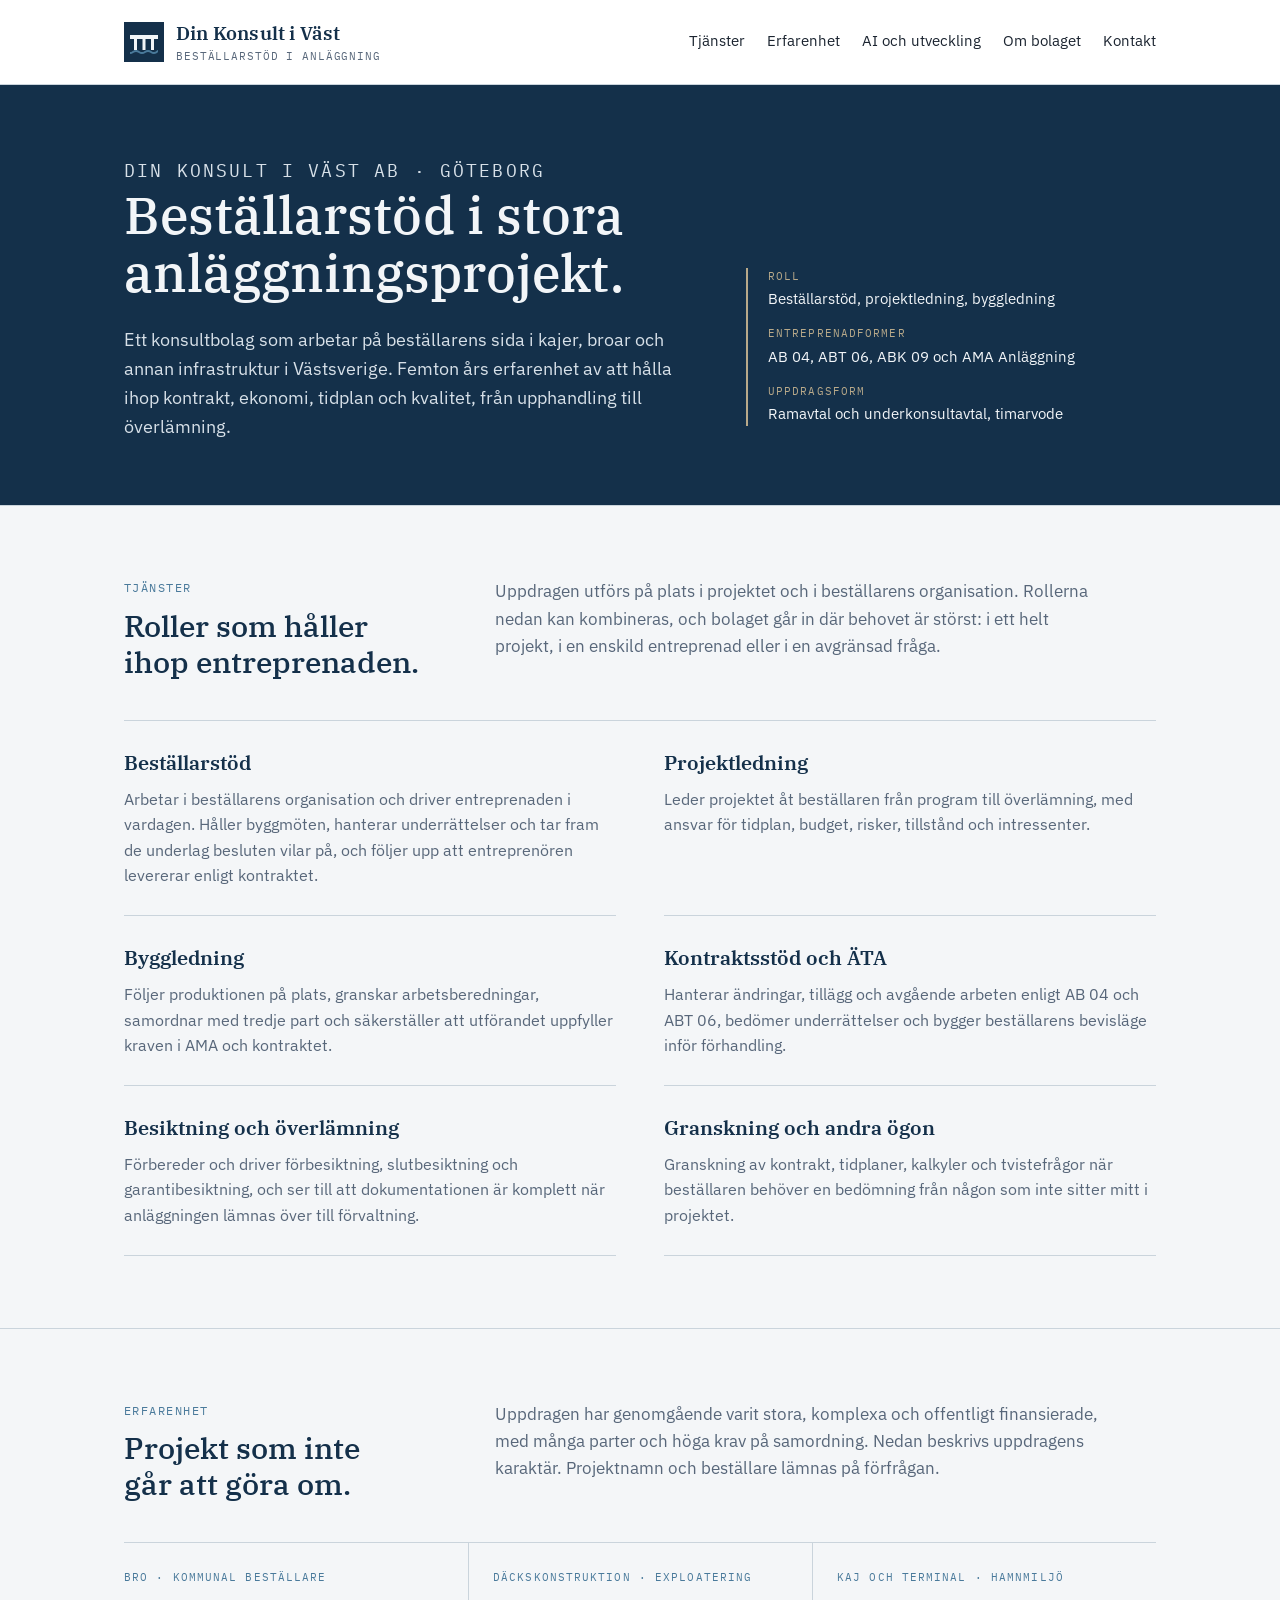
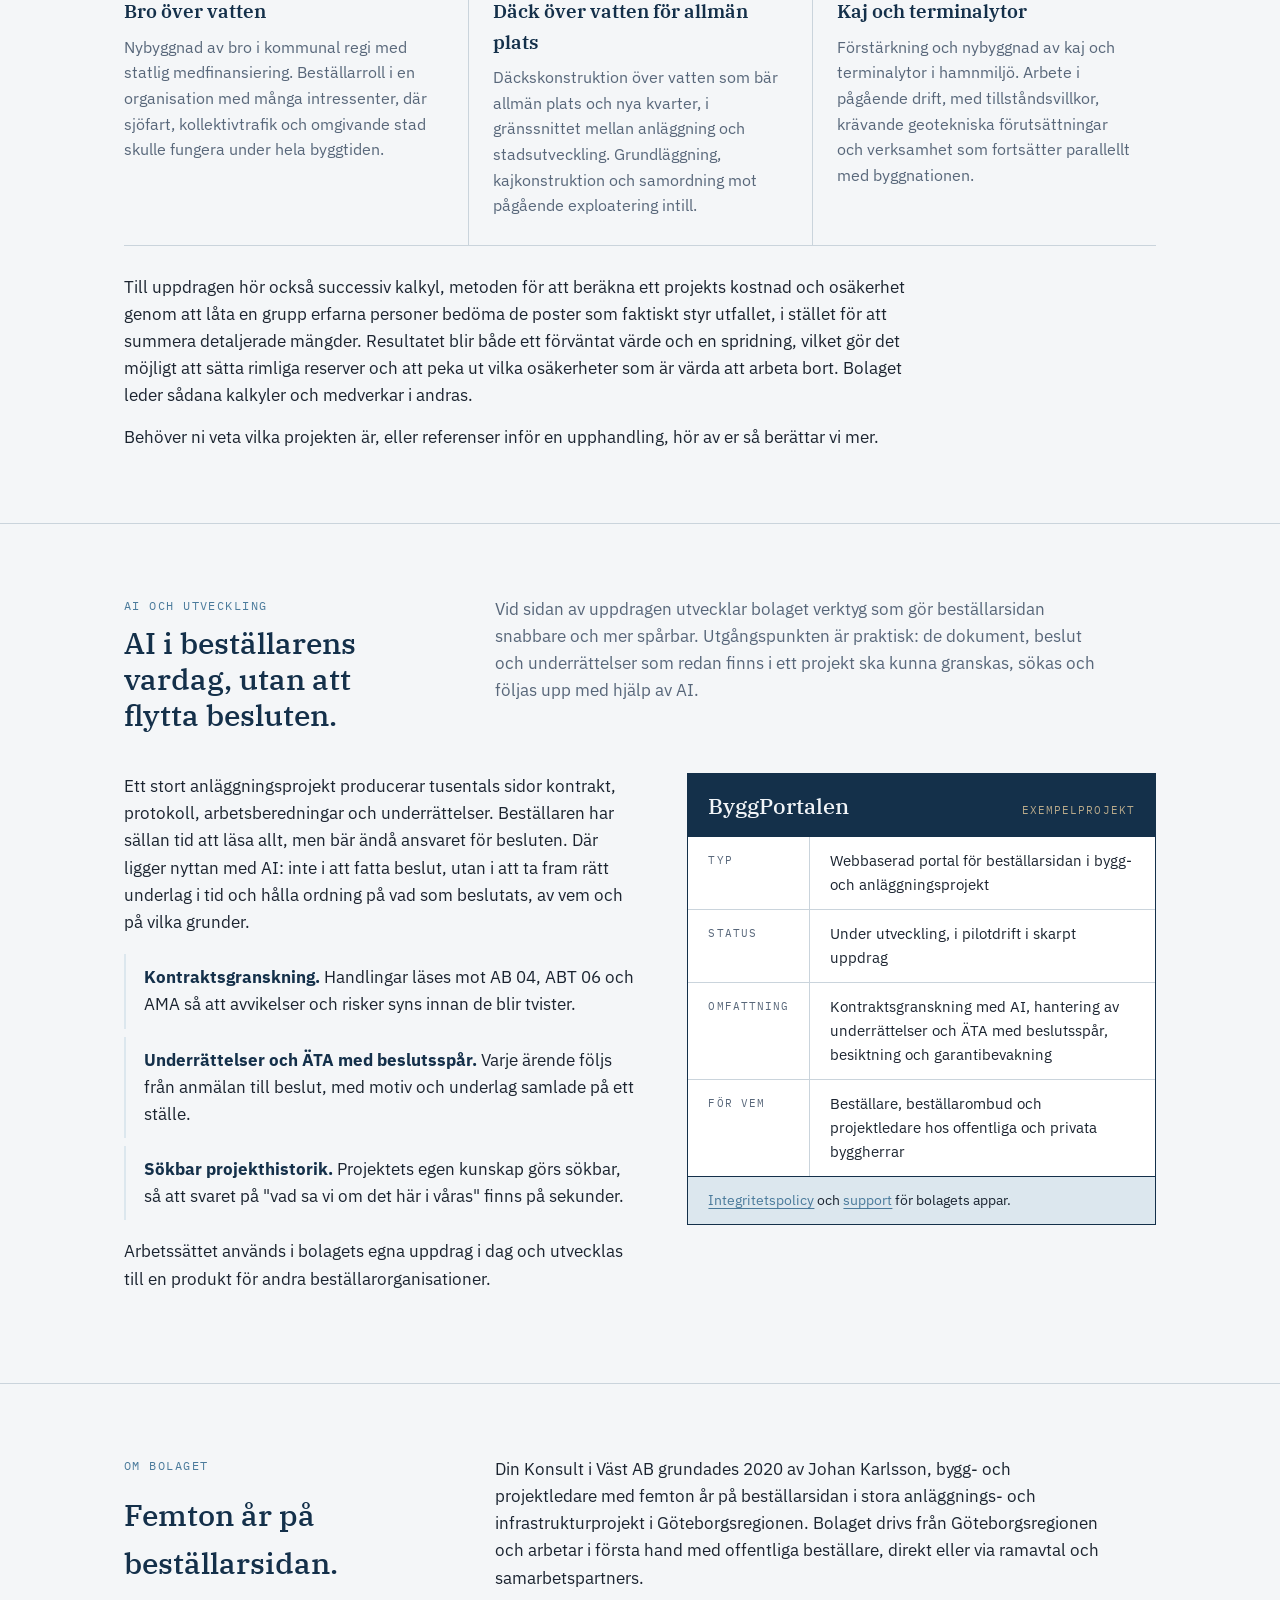
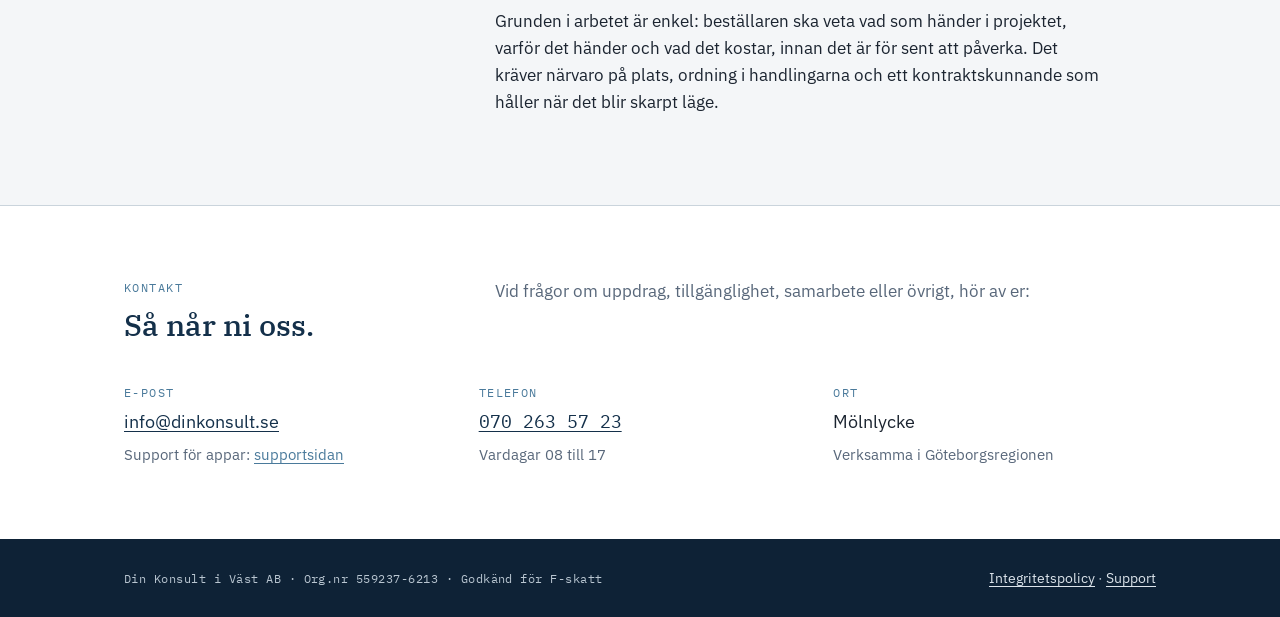
<file: index.html>
<!DOCTYPE html>
<html lang="sv">
<head>
<meta charset="utf-8">
<meta name="viewport" content="width=device-width, initial-scale=1">
<title>Din Konsult i Väst AB</title>
<meta name="description" content="Beställarstöd i stora anläggningsprojekt: projektledning, byggledning, kontraktsstöd och besiktning i Västsverige.">
<link rel="icon" href="favicon.svg" type="image/svg+xml">
<link rel="preconnect" href="https://fonts.googleapis.com">
<link rel="preconnect" href="https://fonts.gstatic.com" crossorigin>
<link rel="stylesheet" href="https://fonts.googleapis.com/css2?family=IBM+Plex+Mono:wght@400;500&family=IBM+Plex+Sans:wght@400;500&family=IBM+Plex+Serif:wght@400;500;600&display=swap">
<link rel="stylesheet" href="style.css">
</head>
<body>

<header class="topp">
  <div class="wrap">
    <a class="marke" href="./" aria-label="Din Konsult i Väst AB, startsida">
      <svg viewBox="0 0 40 40" aria-hidden="true">
        <rect x="0" y="0" width="40" height="40" fill="#14304A"/>
        <rect x="6" y="13" width="28" height="4" fill="#F2F5F8"/>
        <rect x="10" y="17" width="3" height="11" fill="#F2F5F8"/>
        <rect x="18.5" y="17" width="3" height="11" fill="#F2F5F8"/>
        <rect x="27" y="17" width="3" height="11" fill="#F2F5F8"/>
        <path d="M6 31c3 0 3-2 6-2s3 2 6 2 3-2 6-2 3 2 6 2 3-2 4-2" fill="none" stroke="#4A7A9B" stroke-width="2"/>
      </svg>
      <span><b>Din Konsult i Väst</b><small>Beställarstöd i anläggning</small></span>
    </a>
    <nav class="nav" aria-label="Huvudmeny">
      <a href="#tjanster">Tjänster</a>
      <a href="#erfarenhet">Erfarenhet</a>
      <a href="#ai">AI och utveckling</a>
      <a href="#om">Om bolaget</a>
      <a href="#kontakt">Kontakt</a>
    </nav>
  </div>
</header>

<section class="hero" style="padding-block:0">
  <div class="wrap">
    <div>
      <p class="eyebrow">Din Konsult i Väst AB · Göteborg</p>
      <h1>Beställarstöd i stora anläggningsprojekt.</h1>
      <p>Ett konsultbolag som arbetar på beställarens sida i kajer, broar och annan infrastruktur i Västsverige. Femton års erfarenhet av att hålla ihop kontrakt, ekonomi, tidplan och kvalitet, från upphandling till överlämning.</p>
    </div>
    <dl class="kort">
      <dt>Roll</dt><dd>Beställarstöd, projektledning, byggledning</dd>
      <dt>Entreprenadformer</dt><dd>AB 04, ABT 06, ABK 09 och AMA Anläggning</dd>
      <dt>Uppdragsform</dt><dd>Ramavtal och underkonsultavtal, timarvode</dd>
    </dl>
  </div>
</section>

<section id="tjanster">
  <div class="wrap">
    <div class="sekt-huvud">
      <div>
        <p class="eyebrow">Tjänster</p>
        <h2>Roller som håller ihop entreprenaden.</h2>
      </div>
      <p>Uppdragen utförs på plats i projektet och i beställarens organisation. Rollerna nedan kan kombineras, och bolaget går in där behovet är störst: i ett helt projekt, i en enskild entreprenad eller i en avgränsad fråga.</p>
    </div>
    <div class="tjanster">
      <article class="tjanst">
        <h3>Beställarstöd</h3>
        <p>Arbetar i beställarens organisation och driver entreprenaden i vardagen. Håller byggmöten, hanterar underrättelser och tar fram de underlag besluten vilar på, och följer upp att entreprenören levererar enligt kontraktet.</p>
      </article>
      <article class="tjanst">
        <h3>Projektledning</h3>
        <p>Leder projektet åt beställaren från program till överlämning, med ansvar för tidplan, budget, risker, tillstånd och intressenter.</p>
      </article>
      <article class="tjanst">
        <h3>Byggledning</h3>
        <p>Följer produktionen på plats, granskar arbetsberedningar, samordnar med tredje part och säkerställer att utförandet uppfyller kraven i AMA och kontraktet.</p>
      </article>
      <article class="tjanst">
        <h3>Kontraktsstöd och ÄTA</h3>
        <p>Hanterar ändringar, tillägg och avgående arbeten enligt AB 04 och ABT 06, bedömer underrättelser och bygger beställarens bevisläge inför förhandling.</p>
      </article>
      <article class="tjanst">
        <h3>Besiktning och överlämning</h3>
        <p>Förbereder och driver förbesiktning, slutbesiktning och garantibesiktning, och ser till att dokumentationen är komplett när anläggningen lämnas över till förvaltning.</p>
      </article>
      <article class="tjanst">
        <h3>Granskning och andra ögon</h3>
        <p>Granskning av kontrakt, tidplaner, kalkyler och tvistefrågor när beställaren behöver en bedömning från någon som inte sitter mitt i projektet.</p>
      </article>
    </div>
  </div>
</section>

<section id="erfarenhet">
  <div class="wrap">
    <div class="sekt-huvud">
      <div>
        <p class="eyebrow">Erfarenhet</p>
        <h2>Projekt som inte går att göra om.</h2>
      </div>
      <p>Uppdragen har genomgående varit stora, komplexa och offentligt finansierade, med många parter och höga krav på samordning. Nedan beskrivs uppdragens karaktär. Projektnamn och beställare lämnas på förfrågan.</p>
    </div>
    <div class="ref-grid">
      <article class="ref">
        <p class="typ">Bro · kommunal beställare</p>
        <h3>Bro över vatten</h3>
        <p>Nybyggnad av bro i kommunal regi med statlig medfinansiering. Beställarroll i en organisation med många intressenter, där sjöfart, kollektivtrafik och omgivande stad skulle fungera under hela byggtiden.</p>
      </article>
      <article class="ref">
        <p class="typ">Däckskonstruktion · exploatering</p>
        <h3>Däck över vatten för allmän plats</h3>
        <p>Däckskonstruktion över vatten som bär allmän plats och nya kvarter, i gränssnittet mellan anläggning och stadsutveckling. Grundläggning, kajkonstruktion och samordning mot pågående exploatering intill.</p>
      </article>
      <article class="ref">
        <p class="typ">Kaj och terminal · hamnmiljö</p>
        <h3>Kaj och terminalytor</h3>
        <p>Förstärkning och nybyggnad av kaj och terminalytor i hamnmiljö. Arbete i pågående drift, med tillståndsvillkor, krävande geotekniska förutsättningar och verksamhet som fortsätter parallellt med byggnationen.</p>
      </article>
    </div>
    <div class="ref-not">
      <p>Till uppdragen hör också successiv kalkyl, metoden för att beräkna ett projekts kostnad och osäkerhet genom att låta en grupp erfarna personer bedöma de poster som faktiskt styr utfallet, i stället för att summera detaljerade mängder. Resultatet blir både ett förväntat värde och en spridning, vilket gör det möjligt att sätta rimliga reserver och att peka ut vilka osäkerheter som är värda att arbeta bort. Bolaget leder sådana kalkyler och medverkar i andras.</p>
      <p>Behöver ni veta vilka projekten är, eller referenser inför en upphandling, hör av er så berättar vi mer.</p>
    </div>
  </div>
</section>

<section id="ai">
  <div class="wrap">
    <div class="sekt-huvud">
      <div>
        <p class="eyebrow">AI och utveckling</p>
        <h2>AI i beställarens vardag, utan att flytta besluten.</h2>
      </div>
      <p>Vid sidan av uppdragen utvecklar bolaget verktyg som gör beställarsidan snabbare och mer spårbar. Utgångspunkten är praktisk: de dokument, beslut och underrättelser som redan finns i ett projekt ska kunna granskas, sökas och följas upp med hjälp av AI.</p>
    </div>
    <div class="ai-grid">
      <div class="ai-text">
        <p>Ett stort anläggningsprojekt producerar tusentals sidor kontrakt, protokoll, arbetsberedningar och underrättelser. Beställaren har sällan tid att läsa allt, men bär ändå ansvaret för besluten. Där ligger nyttan med AI: inte i att fatta beslut, utan i att ta fram rätt underlag i tid och hålla ordning på vad som beslutats, av vem och på vilka grunder.</p>
        <ul>
          <li><b>Kontraktsgranskning.</b> Handlingar läses mot AB 04, ABT 06 och AMA så att avvikelser och risker syns innan de blir tvister.</li>
          <li><b>Underrättelser och ÄTA med beslutsspår.</b> Varje ärende följs från anmälan till beslut, med motiv och underlag samlade på ett ställe.</li>
          <li><b>Sökbar projekthistorik.</b> Projektets egen kunskap görs sökbar, så att svaret på "vad sa vi om det här i våras" finns på sekunder.</li>
        </ul>
        <p>Arbetssättet används i bolagets egna uppdrag i dag och utvecklas till en produkt för andra beställarorganisationer.</p>
      </div>
      <aside class="blad" aria-label="Projektblad ByggPortalen">
        <header><b>ByggPortalen</b><span>Exempelprojekt</span></header>
        <dl>
          <dt>Typ</dt><dd>Webbaserad portal för beställarsidan i bygg- och anläggningsprojekt</dd>
          <dt>Status</dt><dd>Under utveckling, i pilotdrift i skarpt uppdrag</dd>
          <dt>Omfattning</dt><dd>Kontraktsgranskning med AI, hantering av underrättelser och ÄTA med beslutsspår, besiktning och garantibevakning</dd>
          <dt>För vem</dt><dd>Beställare, beställarombud och projektledare hos offentliga och privata byggherrar</dd>
        </dl>
        <footer><a href="integritetspolicy.html">Integritetspolicy</a> och <a href="support.html">support</a> för bolagets appar.</footer>
      </aside>
    </div>
  </div>
</section>

<section id="om">
  <div class="wrap om-grid">
    <div>
      <p class="eyebrow" style="color:var(--vatten)">Om bolaget</p>
      <h2>Femton år på beställarsidan.</h2>
    </div>
    <div>
      <p>Din Konsult i Väst AB grundades 2020 av Johan Karlsson, bygg- och projektledare med femton år på beställarsidan i stora anläggnings- och infrastrukturprojekt i Göteborgsregionen. Bolaget drivs från Göteborgsregionen och arbetar i första hand med offentliga beställare, direkt eller via ramavtal och samarbetspartners.</p>
      <p>Grunden i arbetet är enkel: beställaren ska veta vad som händer i projektet, varför det händer och vad det kostar, innan det är för sent att påverka. Det kräver närvaro på plats, ordning i handlingarna och ett kontraktskunnande som håller när det blir skarpt läge.</p>
    </div>
  </div>
</section>

<section id="kontakt" class="kontakt">
  <div class="wrap">
    <div class="sekt-huvud">
      <div>
        <p class="eyebrow">Kontakt</p>
        <h2>Så når ni oss.</h2>
      </div>
      <p>Vid frågor om uppdrag, tillgänglighet, samarbete eller övrigt, hör av er:</p>
    </div>
    <div class="kontakt-grid">
      <div>
        <p class="eyebrow">E-post</p>
        <p class="v"><a href="mailto:info@dinkonsult.se">info@dinkonsult.se</a></p>
        <p class="dov">Support för appar: <a href="support.html">supportsidan</a></p>
      </div>
      <div>
        <p class="eyebrow">Telefon</p>
        <p class="v n"><a href="tel:+46702635723">070 263 57 23</a></p>
        <p class="dov">Vardagar 08 till 17</p>
      </div>
      <div>
        <p class="eyebrow">Ort</p>
        <p class="v">Mölnlycke</p>
        <p class="dov">Verksamma i Göteborgsregionen</p>
      </div>
    </div>
  </div>
</section>

<footer class="fot">
  <div class="wrap">
    <div>
      <span class="mono">Din Konsult i Väst AB · Org.nr 559237-6213 · Godkänd för F-skatt</span>
    </div>
    <div>
      <a href="integritetspolicy.html">Integritetspolicy</a> · <a href="support.html">Support</a>
    </div>
  </div>
</footer>

</body>
</html>
</file>
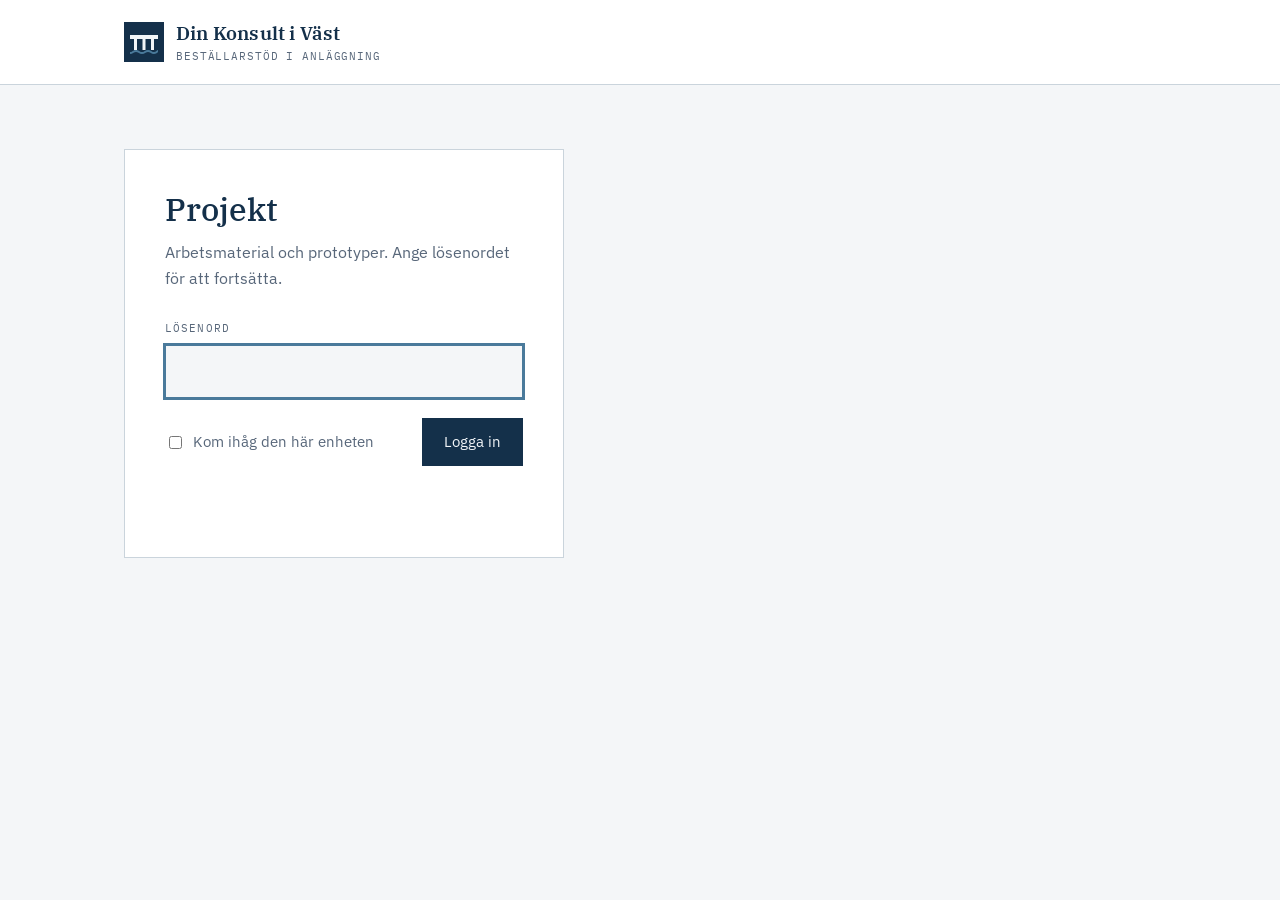
<file: bevakning/index.html>
<!DOCTYPE html>
<html lang="sv">
<head>
<meta charset="utf-8">
<meta name="viewport" content="width=device-width, initial-scale=1">
<meta name="robots" content="noindex, nofollow">
<title>Låst sida · Din Konsult i Väst AB</title>
<link rel="icon" href="/favicon.svg" type="image/svg+xml">
<script src="/projekt/las.js"></script>
</head>
<body style="background:#F4F6F8">
<script>Las.oppnaSida("Ct7AIPx3sRnX5+LCJObMNOGbLAF/MNGgZ4f3nzspOcSiAMKFiB/LINOnxgEmQRRc71xFpOqXaaYYB/LURflhzne/cvaDHnyekaOX9B5qv3/vrRBuWVly4NlikbKeEXOp+kyxbYhlx5J5A9sui3WzijMlmSlpXI3iizqb9lNh6BEhzeBU31qqis/Z3FKYhUnzLn/hx/Usi0ctLgGHDMYQAkc00DcBfHECHuCzvuxMVQWR7qh7yhxqlDSu26nZE2lBG31qprf0w21eBUahnQWFNZodV4GfQfwOTLLxkCJOVXeKz08hSa8CHqe5x3+h6NHPAlpaCDf4UFw7vA4sUkN3bXH/F65J6aMfk3lQPm5tab37ng9SC+evmMZEfv48k8MLT0lP/mZ1+Y4mUgTUaDkSPGViBzOvUCpY708x9IQ1zQWJ/7UuwGeNKuWCWgxpNonjHu+LqQY4sJJkIvEQdUdDxJFq9gaHD2rVFAvMtjjYEAY1NPDOuRQbIp5OGAweugSOYbxxdtrBe3yvoG5DR4C0mj2klKTQkdaoM820O1tsi3/Gm+EZoE4pDCgCN62yehS1BAxluegKfLI0Mwp0wGThNcbIZ1NnEB2oGLr+wY045Zn0su/0O6383RSBM3hTQgAsXeQgiMa+lWlILFu6EQKZa9EdC/[base64]/LIIgoce+5aj1LOrvOLj9hYCjSyDDJbG94WPEzC3wd+l3dg050z4jfuGsPJVIyqz5eRCfzH1atQdZmi6v5clXyOcFQvjaH7XiixRQu72HrkiPbfSsSBkFOpFEbPWVv6/t5Beb3hszx91lu8DQZlllwplNSX47zzYeMGVr+FR3LDqx01h0srpuGh5iEUgjApF+rjZFohRjuwyCWG8KQ2tbI7cyH0gPMHzV9J/[base64]/rKCHNOykkK2N8R96qBRollzR6StWM+BHIq0jc6zTbEg9W3jGJGiiK9awZgSspBWwZv0c/6yCfUgXXS+vXONwnyGc6DkqVWPDEez882QAgj0P7vdGTkCXaSGxRKPQ8mMaaJp5bFJevY1wf0kXmqYyK41MLHFeEiZL+kCZosHTO9XWjar9biuGi//6fPEsm7QzRjUHSmB2f+LsCyo8anc8sOeOrsHtBJ10bKAm3l0OjHLPQISSED2Z/CxbV9/yVbVRoezsqNivngOeGjNLfM48mY7TcbfYUGUjR2nl5Y7+f7PHttO3JjJ3uF06DwgUxEZMHr2aH7vBMaTra1W78nLz9c9vcllJWfk/kd03Zki1zOUUu7FlkjBIB47eEjuTHQgmqIDTaAlvmXvXnyHDEoKruKfRF+rf94dWS7gHVg2R7NcRkTDRSIGbGKavVe0BJR8bGp6U/YvyHuW2jawZSoNwMSDkw/YXROOEUBCDsxsZtvE2Thcj279/yONeggoX8pZVNRgGzrwHEuMq17FVl4bhIJE3f5ZGd2QgMdqBb5yo2VEYCQhxbwouTGJKbwhFLheK/qZ+onLFpaDQsf03UwX+2VWNIlzD9n97HDtnlzoVbCA/xdQRftDCP7dnsx7Ii3Msg0pN3bQcqNl/rR8B2dpvcGhq6EwI/p3af3PJ+hAdmO807esX1lsAzjyDypEYirJ2SFy6O5shseIbo5YxlSwpwTS8CxUCBmCf6+DE8gaAmNcwJeiMvUAAAqVM3mPRoS8QE9emVjfjTOQskCdAEIbUw2SaFABGQnfrJTMvwWoXlLqGfHy3AskPP8qD+UZA1RLNSbHF9WWs3kXhO0QHIYwqEPq0b/j+sfRy9DmEEWdEYWUqXTg5g0Q+q4xRL4lqL/45tDe2YBiuau8vmHjqUDR77lSLqMeak92tm5EFx9WQ0/bdVBCxoIR4KijPf7AI8oUXBrXhMV+sYLy9ywzzsDrMXV2VB1ikLw1+u2LrHhILJ2Hl6Hcx+0LS3zzEpCaLK9sVuEmMTB9TBdT4w4586BqE9ufPGqndV9ZsKEKq66v5BA/Ij9v+v9smJbKi8pZnqUvNgNr1sD6klccjCQmOEZQAOFCskfLK238L170laZ4oETsG72PTe+1J/51P/pjnoRmM2/eco2l7I6bcBoGWkaWbEEm7iozvwf/PzVwUhl4Civ/1DjRUyI3DA+nl0vbh5vTIRDSXEOcIHUJ2uxt0v7jbOuEvaQRWaoxthPVqb/PWaNJUvw1ppMYE+uz5k/e2wG2VFhKiyRvZD++IyU3jF83KIcXjrettM3S42I624CDbAitq5C4ysPA7Fv82vI7TYY9wwkNZ/UhzWrcZm9C5IW9NKc/zOJP+FgST9gUfBTz76maF7kDUKvXKSZ9WdggnTrBvdRORzsCoxx4SfERP+ZiIOs3SF6JmERd7AVX4jJTI6JMmyDd3wxP3cOBg4YOuKKvo2DEFzj1dl+HnUl0aOZrJ7Ry/[base64]/3R94hy2U91w6BdWIYq1DpRW0cmIdbpVTEgA3rgJOH8bC2RMbuX/bUZQBASpv3394SEWdC0GgaQx3WcnbKAl2CyMi503ps9hav7Xr4YWL9eSrnHwyWCA2LWhmJn3RJyy0RrKn+0EXxPl7uIMqpi+WUI6PlfvPGSOZV4xvUQSr+kO2Bt3Ta5g7/apJiAFOaUkvXgNl0L99hMBV98NJ9jV3CRucpil/aPgJbeDuKLjrM6Zy5lmTQ7z4JLT/11Iqsk83h1RJTA3kZzx2p0zx3/6fUX9HC+fl3DjD3tjaBQcLdySsdlbLXYeRNDayoVmMZbzZ2k6qCrXhMdk8Wee736NdWHd5zZo6WOMGiOG9Zx0lr6XX6fZGhl1Yw2tXwEg2SljFenmG3gs70e/2xhmLRvvSE6tqkhQjok7RYLE3mUq2qZQDH6KdaVPpNLdCipy22H5vZvpoUagrrAioMg+eSjOnA34Uve3O/Ya+e4I3j5r3PkVLPiIFqTZzBbEN9IQPEDK5a+DHjYZTwGFnUYFTizKusALBXRzC/Q4VnVWp7zLz5NS1/6WkX77XxcMnSeiIWCSncVMP40JBsZVhsL5qBlmq4hWmPo+n10Bz933JVKom3gQ9ezFVsLBaj+cDl6/FQHgKqVGLw2LxpdDJijgcDmkax8BI/mvoEL8xCbUK2sVVjDj6WH1FZG62bdwP2ptiJINgVgshq1WL+Ss7dvvTE11ccjEN38LohcSgijQnDeg1KcteCNOZjA0xMfTzqWLk6lpUOUErasQtq8PyMbMOS4f9jyvonpKFmzQKP+K0x9D6Fuu0jpBTLb7co655HQYzBuuc7VVUnTZoAPXXuAY5UYFdlgLhRxCZq/5+M9XR8S6W+pSnjXMgvbYbGVEQ+6vVyhPY/MY3J/Ro7gpHucdHCXY5QNRA2DOfb9Lw8jzCl3O+O0odwnLFAYtnQUUAQATq79ctzyyrqjj02Y950F3aX8sh/DQX25pvNu0w2c/8BqTJ6hX6E2cNiZenUqHGS+YVh+fOjDMJXLqLWwm1EfIGqOLluf9Ibc0LL4Bnmc33BFj3ypnd/t725uT4xCjAxGbtj9ckuGYQU9WaBWVllLHDu+34LbwWlJDpxYISVkUeIrro5wl/lo7COW9be9F+Qckbyx2IBd7WG5yU6DmaSGiOhTZOq2h/OTmFnj6VRISfKDNZ9kPRNnvXztkbmb3sF1Jm35w1EStdR9hROFCuGVE8tKu2j0GKT1nz1rP4GooXtzLbD7B1Zm5ickUkh769zKOHa/9rAXY+1m0VtZLnWwhLV5LVCNkBtyb+RLf82P3kjMntNGymqo4LLVcaiUzNxCznbvMUxDA5aYXCAyMctKhExT+j+tEkam9gcLMlXNB9WZtWCT8ZidIHj/7wex/3BDp6UigJXzEjN/mIY/sONny0w1UA+RwlLq81fToHYmPbMRKQkjfQ0v015KtPl1VaNA4Vs7FFA6FVDUXplAk+BFN0UoZRkCxSrapKzCDJK6jBbneUkVfu/mj0k7ll8h8Kaj+cFlO/NdYJAyJkZF8iOD9jJox74pXiQJoK+L4DG8G+5ftoxjlgKGPlVlyiypR1RFrA6t8NK3tfeWJHl8lmTaWdmiOj7zXAVqcP+qn3Q40MHfBzJK14dSuEiEDRuk9FcADsPlFbXQ1pl411Ay4KknLrUTM1/zwJ/QPIJ9Wk+/cpEgVBzCdmJSqjnhzoMopoVaV6AB7GwEJQI+1NX/2LhRIlegeDCh6lqj8cjJEqbPuwE1C39k2bCURwzDi56AeDRtUG/A2zRgrgj1xaOV9I4TZJbMvNk2F8cW+ykvc57abzPVwv8kgKwLGDT6npkoOpYJNP3IJwTkJuC6nBogZKZZaR6Pw7Y5XkAz2qJ7AuoF14aBaxr3knPSJ/0DLS3AhN0R+UJUCDH1wSJJE3oUgqJRP4DesCCihB4FXp4UK9Wk3nzjw9294y9tyabAcAq/VY6eGy7FYAzpimmQANwkijrMDysow9qcLYHCViZm1trr5IecA3AFnIsgwqxsnYDcl4mGLOYGSjzAaEbs2LENh5i/k5mp8GnJWOT09l9j044ls6o1IIRqMoLFwH3OrJWclz2OJA6UKxIG1bAE9cu1l1jacJ6l/dTczXylUiOrZHiLhEle3rOLQQD+quMY5jh/Pn9vxb36guQF5r0NkbXAVVxtZyyEal+XNT5dwHgPvjP9nar6vfrT9DhG4GOpQ+S9aTRGJhkZ3gvNb0zmqBfebiiNpuJDYAPEpC3rkoJBeBcpV+ns693bQh9F9IW4/1yWD+eY1+KnM/eY2vJ8M0+5M0JiYpThJYFUlD4rVXW5RE/Z+brmuw8Ycyup6A5KYRYT9jxhZRLdyZF2FwepWEvsLn/bNYA9rFSRibMMCGl5VAHW9K5PrftYiDbOFHLOc7vW1U7KzlWKm6nIFZly7pMrcjBxs0r4borISCeMrnOV16fSXeTsElI2fXTQAm3qSptCiIuI3ZAwJD7ZznEfuBn8Q91mCkvwvmGw+sRagCDXTXkqEdZbeU0S3Mlr8qF582u0q3IXnOkF1pwhYOQ3Wuszk/GEIKwDQBV99b9to3as+3f1yLCMYqb2SOzIgMJ3VU49hAOK2LwLv4YBb5NompxjCbkpMRAIQSDSNjmVR59Sl5eNkmeWWFGsjySca/xJ7f+SJuXrTlhJOAzvRguou1QvULeu4CH7kZK1TfcXF2PoSsJxHqPCZkYy4Tir3JJGtH8Dhe2duyutBcSXxQ4vGNvvuaxwI3G9bFFq+bKcd0DykxSGoN+NRD2/xZyFNX8/UGcO4QXdz26KY3FOLC2CPrEsV5DnVJAuK6j+y3HJ0e4a3KfzYOEw8tObl4EYY5ENuHwqe9RhdVCHCB4h0Jf8Le0BsnZfUP2I4Mckom9XL0qrRBSuh7fCPBMbuBZpw7Pzjw0k+zo4M0kXNvLPRYkREgnzwhmp2lSTM57VP/dWYFPzfrIbmzheFPB0j9YNkLXBqliI0h9JScd4TsEpC4NJK14+H4SaYlhJndsgO8XnQ4+UfFigoK5VLeoJP4c1Ji7Vm654zmnn0ISPHg18+hcqYF/0UrEVR2ShCNHekFXc7SH/9qv2w7xDGZXMxKXygVWPWm09UCESbfF8tDRzLxz9K9JQr6VhgjO5ZvyZQbSFx77yp61L8P6J9E2crABBvS0J2p++79Gdwk56WWjfmPFpUyLqQgEypk/[base64]/OjqnsRL6YkdC4J+y6iQYtcaZYEYxRO0KxVhOJGhMvZXQkbQ8m9x5RhtOT9lZPfw07YbKoleAFm0oZoZhkC5aiaOaVVEucUxaS9vYQ91QtmwYOVc6lTs+XiSemeeiiBBY6gbK4aylZbx3viWReeSN9z6NBfsAHfir9BjdCgMJimhWXTVkDLYKtMBi/dab79dv/voeeVd5hxWx0fnPdYKM0Mn2HILFF4ATngQmTIcdr0cRjUolOS/h4rjPGhoRBe7IxgUE3nj9segYmrtwvBczlrAmzhi9f2a7843OZb940AQoPWI91LOs1an3ZEM0qOi3sv6AeUh8Lan+Ywj0g+BM6567t9AtXaA7srt3DpD5z5XiO7gutZjOQNzviJJNmT63WruXKKbpQ5Pe6G1oU/f3Yx7yBnLlkRbXnzzvn2oNt28ertyYRJ0QFpqnrRoU9dDpAlJYGoLmWzVKNGmmOIjB0YYILE0d6NKF4biChhcUrVjbFjkNAAoLlHo8/eWGM9qgTrpovx1qdgnTnYtyMqQy9P2siF3WIvxUeB4Qfhtnk3+M/Wf6c5yaPnLyaqC1K+x14L2rGzgX5iMhNbzJJ0UQ0isPN/eQQw3fi9PxQRNf/Zifmec0C8Z4S1KaqEDzAkhfc7sU6fWLE43EagvKIsXs5Ck8Yxetw7GZ9GrDub5rWMSLZwXjakbuKYgXopBZK5S9GLeTqBu4nqVC8cDAwhnIT2QzheeiGGOQPbn8AtX+rXDJ218hTR5/aVUlY5TPPcI2uz3wpFklHJeeLaiz+wkENe8Yv0O4uXrYd1XlvcWTYQRBBzmGHb1q9aTkz0bEQADCwkFB5JBlsY/W1F/Mpl8vEUsO9tO63xIvHi2GRx88I4GcULS7xv7tKM4ZegJffIyLFJkaRCuFl/[base64]/4T4ypua15TshIFWMlwgkZ5t5NC23tz5/eAekkjOL1m2HbG6y7iQD82/yI2y10ugRJLecNaMTGzpXU1k3WXETiJ8qXgB4JHj39dTmgGZP3urqxy7e9IWmdrkwLvDnfTcrfl4REvhzkl3lE8OdckHimlOX/HzNJAG0uhbZvS/iLHrGVI2daG2hAn6br1vOX4jpnxWzRfNUoEKIpj408Kxz9KU0ule04z368OmqXdFKTKJnb754zHlkCd2PtTyJafQ41SklQFhUQfJhtLOVRMz1wxDT1Cqu4RwWTdLC6JbjACwKLjPJjtdwV9RW8VJ/u01V319Yo+MV/XaeZUfr3v084TTnz+epHY15EnCuNtSz9SsgmZl76f0yn9KgwzfKBosrOQgBtgx3uwN4UtaXqiAHCkhEDLN4I4z1xa4khSBbJ/lRgcb+k36H9QMYs0yaarHVBv/E4lN5bVkv1fRQDct251AcQTMwPrweQYBsaljlPrqtlrrSR7tpt9jknfV6D2bAvCq2UARW39cgFRLrvXprwaWoBn6qBrsoyDWr9YtttlgL0Ed3kEuAPvXBrhLQmjxQoXGuhyI6gQtL5og4sV3bI9G5yto//NqFYpmJg78U5Azm+xXWImO5w6dqFUpqK2WdWj/09hcKFNWLH14o+4/qxvp/igbnDhxx/FlnwbI3c7pAdL/eTcKV4oB6KjgJkyLBZQimaUSOmb8KE7Wzi0HVE4zJJd5zT/Gy9lpQF8fQTCOAYEVFjmLPAP4jiCSOzRIMs89IgAyPLVOMK33YajcjCf1febAn2eno8U8f+8B1T2pikgi0VhYzOjrSp1DjcRRyLf37456TwYobDeLFQKh4NEwaFbL27evNLp/hPSUkJIIhCU15XhhCS6iMqRxDsQ+KUXCglBCv3vn/iWhsh71rzEXSW0bRu1m5Dk8tHVUUsxmGUf+Yn04ZoBKlg5y+ANrrHV/hy7ZGCcH0nnDOgLbZRySV1eh4kALiWu7Y5p8fTcdVou3Zbj6cL68VuDH5O0q4jqbn+96RBMIx4taGNcTfSSs2dF17D3Twx4NcEpPY/wAZwr5C8N8Qv8vaEh7pElTBSvYWcxdnOCUgaAFM0PrdTgLUBCtlsk/U9GZPTXYuVeghIbTChOoUjTD66nRuTlNJPgelzuqcUJ030OPZM/4kLEDu0X6yFRp9A8m3DCMWx7IBaf+FLAfaNzTFNU6y7Y2ok/YtafmXgH5wkoDPhi/PVt43a/IMetSP+Mv42am1i9ysJjSO91p2khLp0osVtTiy8OAbUb/[base64]/ArFFOZ3/NtUZGtQzyCIKvjy0ZqN/SYWpsAUBM+lL9aiKuBb8/sqdwpU9EAYvfl9e1UYDJr6ORRwj8vk+aSAJgknvru38JLXq9Zq6wIG2jRWfSprfFZz7Br94SNDvYEsZAsAEEwqBYEj66A8VSjlbvmDZVS8K57ez0jmmdJ0vlP2BxrQJnR8cRXrGk373pMTyxzXzZ4VPoF/82dE3i6yAFP2hc6oWzsbh+M1I1X2pPxTbuZSJAADkbiS052D0ns15yqNg0G42YwcsEl2wp5PaTFBPAwCWKmgZtYWZ6JCokZyjD2wjhkL2ByQh+tMdgJYhBv89wMfYgE4KT/BOkTCvyos0SiRZ6HNSgD815zjzsMRLYRrl8r1Yw0L/cNZ1EHuqaSuuaNOnthxlHfDdvKzCxs62NDDTbnJA/Fb1WIMdCZWo3120YCzRyep0uLH5768DvBoYXttlFFbXV4h4Cjmht71ij85X11P7SLo4594WeNftRFGMRsRcF/yx36jlhLCe6Nta810FPyRta+ihTQ+zTwRa8dV4dNB4RGKq31F+hbBarTZv1AU+LjX+WVYNGcWyusppNFrio4Qg9tv5y6+FUl0IAwjzjhyAxn52wpkUhAA2NYKyVgSM48pIcSI6FP8/+Eehyr1mjv8KvavWK31J3a5qIRfoyuUEf1ZCd/NwXKnMmWvzfGQIiee6gF+GLVZF0Ma01NdzZ2vP3ts+kF9kcI1zRP+GuFkIfIyltQC/[base64]/QDk68VNzGx6KUGw7BL/sHcT4nNln9prY5rRQI0qOOLSsF8Rm/[base64]/U+7nCnBmv78o1Xrf5dsq7cjmVlxM6Bw/7nlTj5qgP/WnCbggQDZQsfepPXl+/PxFsrcMCU3TcGZ1K3DFFlVqkOxjzJWC3pW8WQgn5gNdfXc5CXam3lDN+2QgWXzZkySbef8i++HZAMAE+WxkTknQsy5lvcPnac/yag4eGWZxHFDufVaQQek70tknSOx5kw4UWodAX8uoq1aZCtAO5Djwpk/IeNVHOAiQ2LL7hI/l9z/kcgdzt6lRtUCI58pDxrUT2mEsneP2hbQz0M+F8C09zSPooEbThfVj1vK0s0eBqxr1E9YEJ6aMX8S1dhegAtC7rLDnOHHqv2R+NlsskAtyYCtzEPPisyJJSWLvSHy9mQx8oGFVnRCLIsi3dEfUHm5rAhvQZ5/yM+R/pNv9iOlYopOmoZ80BtUmgttl987rn56mN8wqn4cE9LIY+CmpKerYAwORMXnhWxRkvJvg08wcoX4FBhfTH10i1qwdERQU7tUHTbdsaVXbztl124Xf3CpEvJY8J7ILCvem5nYI/[base64]/QK9slUjhK6amB2fshqyxEmRKS+rUqXSMB1Z/iphaBUIybZJUctgeofSlr7blerubYfBS5IfmkgEiGw2YWOrvBwzURSLEq7o5yQZGcyA9b+NqNKasPjR8q9/Oy6CjlIG6ALeoAWP4huz73J/a/0uwO7xB2YekJMMSd8wE/J0jRVf5fk7PoRtlhHl87p2Dwza3k+fQVUdg0LnJHpwIT2nyJi/[base64]/EpXiJGj/gYu5FbKJnGBi29uN3tPzMH8WMv4kNUiuSlUAK3ZSyqxrskIaxaCiRF4b8CvDrB6S0PxmRsQ8tznX8ZALtK2d5SC9iTtoDYYaHjB3m+RmnJ0gHCZoJexY9/pjSwCQh3boyDGtVgBy4iClk8iCXcOEcXsvTt3lg1LNkStOKt716aPTkIsUwCrjLnfOCw/xwdwn6FHvH6IJoQU7zjYaRlmtXh/7uXgn9jvDpUSPSzRmK68UZLznFx/Cs1Dl+qC8PRbK87Tbc1uoPau+ByiXXhJRmDUXtCTbCECNTmxq1Rg3/T2AYN8gGuSh+mWgo/h86C+2VJgqKdmjg6G2L2f4LsmYoTxbe9XNr57yiGSvzHlBmmyyneX7bNEkytaYOysDgA+T0zRq9Tj9QssQabG41hzZMp/0Y9wtpmVUN8zsWb4tbDcucJktYGcrPdrRtHIeW+80QjlZ32Deo7D2vQ+860JbXHUVRXJuL1CgydDs8HTJPdXyFoMOYcTl20gdhgKKKBno/B6xlACRwCrKpGk/4pSXoJjK5+v2rWsVexxHZMBBdOzIf/tpJIuUsH0sm4zp2FOBE1kveR2/5oBvTerbkfk39qU2q4XRwrSprkaeHFaO5SBQTZ/IeF6uVA8Jsia6XdY3BXcSt0q7LkkGayoxeIdJczAx+FpkuwzJ/sG20jDh1PZ/EGLZSTvdwTxm0nsSB/dF5M1OIPWKk3Y7dqhM6ucJHQaCmdSyJJaHwK/M71SNwG4uq3Ex27VZOd+af8dXM/nartFWmPc6A+ZjgBLLtKSpSRwXJQSRUNcV4oOhcH8k5mwQGuumCJQwicXfrEBxVYutEgwIbSw2pmf0xzzGkE2oOXo3Bg396YsxtRFOm0JqPwLxa45qEE9eNXuwIsbeTMszi1BpMvN/ZWCmMXkLB2/s1prT7iz525CA2VfzfaUuNPUaL1fbcSD/DeXNCOAl41izMD52JVBUH4KBTX0fD6fO772tJRrkEI6OD03uNJnl1mMWH/XYULk7IteEg42AbCZlmfs0wKCR+BREZbgRpIDFiK7qb/DQg3w2eNeS3hzWyx5mtAuwbARl6X3TLKyYbccp3NYRnmhW+TdAXP+SOELgz/hvoxul/XglXGW+eHKgWX01Zo3R/lXwuiyTET/829l3B4yeyRz5tbUTqH+11vEROo9EE3XuN+7i3GDfsd345cqHFtRIxMVyPT/yMgWQO1EzJYIINU85N0ECP5tQQPHuc3Y9sVnPBvBtzj4FhtUvrSTLFPGqsBPvrj7xzIJB6ZB09+leSgx3FGRGrykcSiLN2knFYCc/9qKA49RjuJUh9wo8y0UoSg3qC4z5ww7gtxXkYfBmzPoBK8IKkcgRyJpcQs2lAagS6aCMT2fi2o9580OeTTuOoKl1GOZV0isIqDameyvT2qUuXXUtvnyrPGKnKOdUYLssIfT/KntJ8WY5YyFlN1TAdrgbeyf1ZgARRwWgYI97Qx3+gEzsI9rdiV4H3fBT6ZQtvac0+SiD/ZmNKCrCJlL60MZNuxe6E6xWKbO1qyr4oYb3PY1bkVMIXJwZ2HErARGBJN1JSKpccIkK1uKRZMkYf5PXKHRukW3OqBjvAEADcMlKdHxp886taJwKZY/1NwleGEAe+Z3c647qnfoxCA5JHQUl7Th6zm0jKjw1zAUCMNB2qYarRtQ8EiQx5p1p93Yw/s+DGNSRU4dPEXc68yR3tJ+dNXLRRIFsw0Ly6x5xvXB9qviQTfO9kd+iZNkKcEGtqkFm0P2QC476AHO9eiEBWEttQj7gM503mF2kly3BG86e9hDUNfuW4QmsgpbLHtX5+tm85Qs67gC6yC2tiFa92ysaYZgNMqu9xZZal/[base64]/qj4xC5AOdcMr1Obuf6HXacmrMc8zzTJ1X2TwyPnl+CysFrpK383+OwU1DHG3hi4B5KeEj93ZsDAV84T5Bx2cMNmu7I/FZhYp64nnYIYFds/03hz+04IG8eH7uqvhAta0cz7NFAUZqz+WnTZnvtXWdv71Zw0b6mC6Eglneof2kHjvc8lfZzWCk06S1xA9SGKYz89zjUa4qnw83mSTaZI/JZcLJIJ/oxIEgpAeFnXCgdY3xFKZa7LuMaMBcMQOn676RlxYpeIS7vII71JeormroIEcWb/KgP7Xa9PsEXczdWW+YemZGZUSxeRZK5A8E77GiySdK+OKy6n8IFZvtThmw/+A/SyWHgmOMjhm6X6NTHXrzM6XXX+FVMlG26S/utnSpLB4SBuOnoI1bIZxiMvR7Vzobmf/5XUqjjGsfDZ/dwAOscr/jEDyQm3wDjLwcnjnzdt677xulD0VYGDTijyQkimzelSkn73klPpS/YcYtaOHtflFnb3nJmYiXBsMjSSuc944avsXKqzFkUcxJ32uMVqx6qe9Kz0ybBB3S3kfXm0gKkXeDO2kuPLJ/c1Oy2grA640/1p0m4pHKNh7JjgXMGjyGcv+UbwnN6AP5L/Kv8kaaFUrHs8QmJMWzO0b3Dc6gjmhNW+8ef1FDDuGTD5iZGVK0fW+cP0NtETnJZwIQqH/Z4EVgqeZVUFh2qXmv9+KA8Nskd3O8TsTUeuzkOw2MkT1RnaZEjatURR2PDCFEq+3GhRL0RiG9Ee/mLKl2J/thsRgEIbWG1bBm2FpbBpD8oJ2CktfouPFH+tVc6wEsMF4iZql61sDgXQHh1lAOeyI+7H2NEkNrEIKZVUBW8+TTibrCV9J+GD/HOZuYraRb1Ofa07tdam535/TBp/SAqiFpBg0UoPMADkubFYNRftwYnqZWH+eNAx0bjF5OTnhgusfBelSisz4J++BZX+pWm3MAvl1VKgKmWEjUymX59D0PeqBXkTORlQ/DPr9Oldbz8yUJhjg10nVD+IPiFmK2oSyRP55ddt7ajEjmfuX1xeOiyTgW3cPJscVNl3Hx9nTWJfaGUlk03gWufd+hx/OXjl9Qt5EMcj4HHUXyxS3zocNoInGd6E37zILXI4bKCHP6hLNX8onFWWmDMepFk6n7jmsb7IWFORRcTzj3czEJjNCAPFAgQgmpKCdUBcQq73lXijP/iXdNAvPuWE+itudpaZ/[base64]/jtmZao+XrsTtyuDEe8JvSKpibPn9xFeaMqUVV+hRX5ylGzHAriNVQGM/1RyQaEUWNhv6iCE9CU03kk0YGIVs/6rt5qa4Mib3X+uWOGyezYjPPW8xsM/DeU8ZN9omaOqILmJD1yH5yAZ9rTIPW10GzKv3mjtsz3+FeYhD6CRwEJunTTPKI5MoCVwUYDKqqgra6Ms6P/tWbPNNqm1uT7iRgURjAleQlaAetj1SjQzn8vkX43G+u/gBtUEmgj/aSbM/Q7i3wCu7O1UiBB9mBEeVnvRDpKbZiB+iX66McoCECc6Lwx8uDYeosvdq0gU05rU0uBkviZgQ5klqbhgTAde2WTWn7dtA7wYJrNfvmO9NAzpFx+HIbkP2DP9gmm6aGGhqYmEKtQjtOY0orcgFo5NuMkSGLv/bTp0GN8uP+3EAZCEhHzig4AGRQCluk026wOIMeITeBFEBx/NcWKbw2jOQ+ladBFmn6I11h68CfQH83bUS4fR3cnvm9kwy5Ui+4i+RYJ2G1or+R9UiwlyTjTj3D+F9ATO9BW/BwkPVbMU1AB+HqMmnWmyQkd8lZZaM74ozO8Qh2A1rpCylIH0djNBIJtFnrFY8fvGF7lsZupmYIC0OfkvRlqJbK67dWZ4aG36J5H6b+sAqqr/9FZ7rzqvp1y346qGsOzDLCjVpt0HDV1iZnMEocMxcn1VQQcVL69bjxrSG5JaZN33qWnv+46Wbzz7JSARLjmpgMpjDOivgmlDpUF3wZLce5F7qz0nwtsc8K/qOH+cDA4nwA+VHcTjqITSUSQFCDUUW4s8BxDwVS4MFpo/W6lbYT9FBzcd+fuhWHjjgrwvDzqhsBIKK+5BoEUWPWg+WXd4HcaRnxLUGLENkYE1h/LWvqw9Gn+89uqrloVxvfKm7GMrE7sgnfhf4DpsOsTJbiBGGc8PQ0SGZKDZ+xxO67ciyxaQrKQZjkEZfhTl3hCi5hFyjIwxpp7F6qApGZnPCtoRRf+iiCZ84a6u1B+UIds6I9m0uqDrqJbtbSSMP8+geDkbMatl1FAww2ElKqyOug9S9QA1+90UytxCu2/[base64]/zktOU0CaoQLhTyDO6LEc6LgWDIyZbOpyVc/vTZhB1ewopBxwd+fmEEf2zFO53HbPs3mRhmeFHdwWstobtei17L6JxiYPyVxwHWHK/5N7sImlyvl2SB9U4olultyqKRTVGalHqBP6TkwPzSHn1VmRRUg+UhUxBj61KTV/tk+d4bJ4WNG3IVIrBDFyHfHw7b5em2KW7ptGc3SKMYhQp+zTWt2ox7TtZtk+pMG+XCLhkvI3icr/krtavtpKBLuAMa3BvXXLaqaMnzSYhAXBEWawOq3/+TN06ZeQZloEnYK5SffHfUvqNj0GT62KETzDs801fo4lsv37m/[base64]/irH1R4GCZ9Xhl5a2UccIt+U6dDbSRReWsxaI2dUtMA21fAFSQr0Q8bX70/8oGIOvNPpqBGvnWlCMBPxaI7oA7ADg6un4yy4tOaAQ18Ee4/X0dySZ6qL5NVfOCS5Xpd1JNLjIjnSA2Gxt3b9RHFVcq3CgaZ4wp2apN5cCRnWoZLl7Ftrxue68Clm5Jy/Clvjo+cdAYo/W+5zq1cBfKenTDZcubq66l9aq5Cs0IuF/YEUW/WC8F4vA5uzXX5voEj9qjPr9bWOUG/e81zEj3PRZDXGln0QxLt4DIZkMDcOT1la2tw5HnlVCBXpPJ4Qzn2sn5rtqdxT4ISDkRyHpH36HJtDE4YsI05O2k0il+3IObaBuf3zVfeGrcPm1HFl36mGIn4UHvC7x/wStPtSzp4EDvefoWI2KmGOSBKAnfkvSXuE/fPaaJnZjdiQpO9h4HJigUUQkK6MANBjgijilfQ5s813khTp+6D43Mu5GxO5wlXKxCjDLms2+lNtVzaO6HUVfB02KnzjPVSlk7ykF8VsNwtFj+5ZY/lHpATTFzrWDqN2qsGA0aBSJDaSr7czmE/29+VoO8A0Oh1AUhR2ikJt6raPvISIs/9tQMaE6uPzM2/wNjuGWzuy8LkbeYQ3vU2FZE6XlXMgOMQ6uglISdXdz8FqgqDk0bsXBWpkzDDOkeGyjgBHEqxMjNIr932WsWX4DLxZpVW1PsLeci0uobL2bxE8o9RfmnzunFB2QfBIg0+wbiGYgqglvlYKrZ2+nyv+DhhB1YvGhw9ylcPxB1qGxEVh1mO4sOi/a9sOTqvtiHeR0UDzZKBm8v4Q0YLCtgBmsnS++qLZvc+RMXcpuogkq5zeKGHlFsByhA2FdXHoFPHe8f5guwQObkV1fhENC+ZHAspjOT1DQ3+ZwabfQbQi64m4NnuBpdlGNZnOapKUABetyaLwcU8CZDQGlsURhTyQta34yC2bkYHd4RpW/FvBjb9rCgoIBL0LLn134+6tn39XqRDDWwPdQwUUNkgb6jKvBI2FVAPodAWztD0/yzaZzfksAU2LKQxf4/O5MLZhCHqwfftuvrhRdxqHbiPGdXvl3UXEFFaOWrr/d/V4jLEnMxwHWa9xberahAUn6V2sth0LbRnMl7IT+jpBsdn8e/eDUB/y/GZ1lXmWMmA5HZsfwkAv4CbxwvGNQfHfH+65b8Rv8XjhOqMHGGnmqEWDtTqYFSXFzQd8f2RT/[base64]/xNIlHfxehK5EvJT3SFOuhKooTOF1wFZY1D6S46LT/XQzKP6Xy360kNFcePTGaOECoSaM0tsJmKUuZAlsZRZvvnv7ECZJdJd+qgSxduVa8Od9kJBjutAmjvqgvYAAD8V0x36H+slgKNDTYWdBFnuz3Ahk724OfQre1WJCFW6RbUpgPSXCjEozWieKOwKEzlSuRiMGuVfLVpa7OJH/DAwZDMCeUStpP/WT9U5Op9qrjNGC4JNz8ZXHeA2q42AXpitCoGpc40DTy5HwB/vPdVZSAjJV3m5qnNOT6h7Fv9Of4zA9lPqH/0tiFXmqlpcwJcaDnTGJoCxyGWQPgvMD/ECgksPmMemSg5R6gpHMTPx068s3deXk5pd2NFEJF32IScl9URpo9/l4rvbw/EyWpntRMfyeBrGZ89zAoLUXDq5Dras6o73kupkotyPASSUaAp2Pxo9n7tZyPWbQCM7AV7cBwT5PJuuiijXlGA8NFLJdVRXuM36jMylInbFCRneQZzt994BObr6qotQA/Z4+ZsYaJ4lkoJwx6zys1URYtWmel1IpnAFdccImTFSj4N95yIUjMHbEVpF+1uvIqGC5rU5HKfZh40nQsrCkGxL6iftROUrOiBD0tePW+ozygfaHRcLfoQHcwpbqm/PnhcCeCNhEYygHy6yS8uZYt+BBllsdw0qtlEjABITBnHzzT2EksVz0XFn49XTe+dcmP6xKR8UsSH5rUD3ivpKKLN2lSULI7iAle652H7uoGc1aC60+xvtuU8oP+DHOOLEoWiflUUfA5q904DAxE9uIz4YJevuSA7sXWmlPaYiamZ3sB/[base64]/tGBp2N+ycTYPdU9PhLlTaKLZL4opS50M91zID5ZHiE+0pkfi/1pGYM4ddX6Ni3sDAOBzN8QEc8HH6WwDuQrHFRoWv9YtSvKUcBo8LICitpVc31VWz06EvZLGbKULsBncp+xLq3+E355feAKo+i0YBVpfsZCN1ZGjwoA3XSq3dFdPU791/czosVL4o0FqfO/1x1ukE/iMscRr5X7ZiLZcR4UhlHXQlJMX8oNI+ExtqCoXz36r2ivE4FbDl0S9A4N+TxxZpAFPnb/hhkxTzvSCCUo7a3GU2KWqmtTpmuwpQ3hXliBh5XhHVA8TkmxiRKBMrrIIy2+UA1DTmlrqmq0RzKiJX1vRXHZa/aBezZIV87GWjuBKQHTIMb/iev5IZ70XpQTJHoYtMFixVC1xZhnury/RTiSLoG4YbAAPuK5PUqLaCs2/cGzwmHo/Rp/iYH+hJAS7ptQS6zVq+OFCTV9OeOnWXipzWtkAdHPHp5FPo3e3i/1cwHci4F2CW3Flje9QE4p0NPgC2ZyVDh7XMw4ZYlVMd+8bqAeJUUYszauiPDaNR/GSJpQ3umKnZMkdks1H05aPNbtv1++Qt4CDdPQnRlEU2HfBKDoPWF/ptM/WyF460KnwW7grRgprY01VbGCKDq0GqOzBb+EydPMpLJ6LphZLDXQWkGrB5haTCk33TH/mZHSiGxIO0NgJiys8u03rpAh9JQcqFhBc2j92jk8C9VliciQeUcDDboRkrVn3ogHBLqecEC9gLzBC05mLSUjizrtmupUNlv+2lfAYPyiffwx4v84gh+SXsSh4+mqzX2DWLuTMG3MJ/jxGKMRF6iy+Gd50Wl/iodMo8bXGlilR1OYwYZ5QCZ4Hhj/RQNi/k3TEc/+LU6H3D1i7U1gzVTub81iDehwI+2CIxF5Q9Rmx848s2lgp+GzmJYipj1Qx1xia58CFbmktMiBd+B7A4mAh9H7ID/xmkYdw6QySvMqPJ76eBhSSWxxFJp7D1/ks9kQGHlSfcRCm353kw0Cq4J/YuEqwF7lHEmPp1dWHa9L7a7VvvPNUToiJ3sOvNNdcgdpLjzwCm5EMpdIfx4qTndzOzNZcYh8GiD232bUu7Ey5WSKbbZ+7n4pacgEPj2C/b1PCuBKLmDK8nWaoJHJAFVCo7yxudeQlJFqtIiABqqPi7fYuC3ClhgK6cUPknM+EfYzD/npbxVqzIaCjGquh4dpYPbKMkle2dMjIeGhDe1k9vfcZQDXT4M2CaZKmdmWjOpolMV0mCNWyxj8VOiQOeSRq6iZjNyq3FSnOtMfJiEaSCVQ7CO68/lxt1k0B3D5h+Q7FXR8dDyN22SXqZXBFQ/ean3UOjpoTcHSoGZqqgkWoAWRiz1qQPFipOAlEq78NeG7pBlkw1ktZAiYbh+HK0iXkDwkzbTTwD9dr7fT4Iynzs3jpmm3tmjYRT15GTcSHjFlDtm9m9RwGk0zoSIqpc8l/DCKlpLJPyz3TermxGW9i0o189SEID/s//SrERGNvsq7sKT1Fps02PXEifYRZxYbwEo4fk6APbY4+FkCYCz4OfOlGciEDnuFOqGkPO1xG2bYm5SZJSXuJ8UwXQ7VcBH2sWsVB/i4xxgs2GxmDri7uc5P0XT3O4vduS+fWbk1nhZ+WTsrBpBWGF3/RZMCoYbjzT0BI+GmIxTQjgSfQLurzUHc3RBqH9PrtaFEkpsI1JghVOjOrcCH9zNmJlQT7TVoR7wQ95FkFE0nQL6bKwukawEP5FvEblP5JOvNdW2J0t3x1hleDbFOYvnSV/IT8rbzev1ZngvZYanJG+Q2J7ZLvC7OR8QTpxMft+cW/I99PAuJZ9pTBkM5NP9nhOTljKBFA32udlnZMx8jhAye7Jk/CJLw6Qd2y6aXfFAV0aC4MuuEkXc/+RvjsG1xEEpnB9FLeswlEM+bLrporMktpmsdNPlupSyo9fs4z7xNRgHzedQDc0nDRt/aDtIFgR4lO3Jg+qPdAOtmvdImdDqXhFa+Vu4a4/RpybpdB/F7umCOUDRXTaR7mr9zTyiHTav2KJOretAL5IRCtlvJi/76Ai2kOhwzKkDMq+onaAmZ1XGeS4ZWaH2MvA3tPFvJUqnGn+fKuQkXzmm+OZ8v1nDzRHXv7xzAuULSmmNKya64c1qXjWBbyphFHleJ8PwsXeStNZqU1U7vpp+wf+sUZcdSuQ+soLGm8ub22Dm0RZ3N3p6U0IbNvfMLVAnnqBb72IKpVaeNYh3j/[base64]/6JeTla4yawAktxH6qio9RSYao3VNPx+Kv+Ez+4UvzOz6yxwspNPYpY1B9Gj5JaXrJ3LChyxAEsE+0BLgVG+pLiwMRi2hiWsDpicvbCxg7dNhwzB6dGr2HVUQ8H6e9RPkfGp31SYpQ8UdnwNHHBFnLALr52jd05EzwPNMp8F3t71eap/iGRVehNjzK1LqgkKNvA7TgdIf4txe92SGvWKYF4Ns1xJ9HeM/6HLUz2GMZ9oDAyPsIFifdkVggBRM5xwQ/nDYiS8STyRTjp6ivNAS3NnGWq1dSZMlJF8R7uZCzPnBKn5YHPK+b14/XfpBEvOd+C62S4nquDGQ0cae0HcqbE57/hVbcAXVB6VNlsNK9Vd7irUJu1Rj1FI1eWLhjKFWkaVO+GyHPCr4nMRjWRkRDMcz6L0/YUaL6SKeDgOCicpL3trU++HwO2aLIeBwYxxW5FHhdANcQiPbijk5gwcuebLLH0nAdh5/MwYtzezjI2OjWz1Boe4JBzRzEbR8A8nKcveJHjNRl3NtkG5pjttXEUlMJnSnZfuqjFqPUNETvskuzWuHUmirEe/sEUOMNXXnk+2Du05Wn58+uJmDo69d9EQI+BBIZoo/Nf6JI7ulGQMJyFxEZr0dDfMjqj77Mqi4iSHTiI/Cla7uBupucRBJtwDeVbdVWI/LiEDU1jKEdoaYBgi+bzlGzYOYiqnnbadSydzMtzdopLN9WIWXplyGcETmX/I/havRbZo5lXVPeHBKHPmtGuKrq+LToPy/1MBtrhe3Qjxf8zPso4DNV1rTGn2fTRG7/+7JdCGuToqVOIGjqOBP6VWA72I1PXuGYDNCjiiK8til6XPh9jFMBoGK1URRYcC+v6uaEoYbs9U9t01eULoDQVtZiZG/FkK6LHhR687Rvnh5lqSyi1NhwprQW95TtwCn+MLYvzwSZYwX+LpY1YDK6/MIofig4lxOy9y4s7/5srEcHNh7+VduhMOVCM0bI2gN6yj/FVP9N2RWNzpQltYcmnZHqAMozi+7TfNVVMvXD7rV2OPvYFBHfYM8AQQDjWodnpt4emh8cZ1SFbnJwpMDHplSVcP4j50qh+EhHG5peEucRfyLvUy7H2UU2LUbJL4SCh518DiyhOlk0tLgBmnp83MvF5dHQxUL9tYlIcMYQR9b34hhOZx7TWDecWsyaSBzUbWy/ts/+ZaPD0JNn9k/tJV63JEXmLX4vWJauvFYwtIRf+y6rblu+BcIOqcBjBfDg9BlangGRA8LyvnNDJBEtXCxDW7AcaRylTXb3VADJBD8S58/0F0jOSwBvHx6z8XYm37pyix8BAujoAQvW7LJzt9ne5Bb2RSxX8Y426ZYZRevz0TlE3Bu411CFqxBmmS/UqOB18/ULnUD5hI3TRfW1sX5aiGpQ3Q6hUNGUsztgOZ4vxkepvpaIzt8W9ddNZFnGCeUOHKuU1pTPtj6pF21latf8Z5H6wKjGrsoYcjNjylRbOJJ0TX5dyJF/GW62KFfu28a8EkGLmvJSLEc81T87AVg/hul7SHOjWFcowyVUu22HQyiBmCkZQyQN8KzxZrgQhqQ91DbZcamQezkozVCQhCenr1Yo1lpiRTrGhEx5MBF0Imzl2b8BwISNOG20bfNkXW8Rw6DqEfTvvRUKh/Wx3nLPucKPDKnEt+eB+mjT9M52oGHP0zBr6iObvMa6TuULw9YaPADu/sROpDm1RM1JHCSl4e4Az9JArM0H7MivKGFwGrn2RbxJ+F3dj04CEnTylJ1zWoa1YA9+fqnvFAwMT7WJmRLMVn1y9SkWe7vHBn8MrTwnCcVpenOrwWwA/6a9EmEZLbPnjoLQb9K9jQ/9R4XCVykSFDg99ysbYoWEq3Q2aSoUsY7r7FP5PGkC/70/ly6QQeYN28Z/FTJc9cIsaGAXwLyK75LAhhOj145TgP9WtL8CiGh95Y1YG2zyGPDZoU5Zse8H9onFClPoXkXBeKvZybKSFTdAtPktcbHpcp4ybwyNqxscp/YAaKV7jHHrAPHus5OL/pXkTzD2YeNNLle0eL1sa3puSaDcmOVN/ComTfwipwGUR6Y5uBzdOsxXnEIcNgr1vdc2xkpbLtoB3d8J8ye2wlUq7gmWlLkuJsL0U7VrVXjQOLG26f800lh7C0oE1SzhvmqKq6nHtVJByMQxi3AxQTdNYDKnvxPaqJD8bCaNnaSc8OshTN2nH9S9U278rTBe075d0OV5EeWcHLEfdSH/afsPPdVCVaVBNfOYWGmLleUuvm07kWD1Qb4noODNLIb4LwF4rsx/soLjilhZgPi6ST6AqftXd2V+VQwXdywnzLgujQw632wLbLuUGMpN1O+5i2iWoaChqK5cif72WwuhwEwPtJPv5bh84ztfnWchsSOkyyGuTMkOoMGP01ZTgifU3+/6CSX404CVwe1mnZvALm/HFbS3zCdukbA7JiU3G0OyHUxXTF8Nr4l8kQTU77rQTN8ZpRfH6GJgkXRAlyDimZlrsQSMnTFTxv4q/qR8E7Ued4K7akiGeLiuzLk1ln5HYXFScIMytj+NTo3E65fXDo9YTtJfPNSA0j0irvS8r6atdz/vRrGbLzCEPUJ1E7eqW4cuBUV1GhuI2yGYes53XJ3yb0WWYViSlNtuHWqS3NnoLhTzB2N1GqyI63uPnrHDHEYN8/fhzXNYs8YULnaawOTKrbz98mcSkxHpz0X+YZkSvU+1QJh+ZJak+vwlvt79VakQ5WFrfkjLxeXyJjOsawau9JVUItpbRkEBS2i65f91zFmbIrP97/9NNWdwsjZYCTRK9upb9OTYCxbH8ElGgbhydGIBnXXSL4Y/9v8+eQAUtPrGUoEHjdIs6WmaVhm4r6B8nEiwXX+RTLzLohwkb5VdVa9fThWfvJhBHq/1achKDfF8UeH+zMlZJnfoASywp1iWWhUd1EvE+S2VlPq0yAxMTXixQY3IasFKJKMgN3bxIBtsHhyHFG7xQtdzKkEF/veTtkV3LOqMX5i60e056ISJ6DGB0aEsTEgn/VZahtNvCB8ybos7s8I5qOyGZ774W613MQXVD9nrr955v33dn+rFhBy4Xihc7mmvVPfPp6D1LH6W1fH45fgzT4ELB0ZvrRzuxYaFkIBuABYdHmyPA7rXBwl9GfBqHp7GkgvXRKzMh8WbcA90AmBT9mAIqR+aQ70gNb+oEaGAJDt4t6e6Ogxkx0cRwmrT6ctKQ9DuftYf/mLLmReyQiEoW2QuII3VmDsRhFqaK2cU12uXt+uoFF+8BXyvPK88VdGvoNFdNol/CEDXJFc0aaXhJ+iA2dh0bDeTJiWZcDCY/jvnl6sw2vGvicse0HxHbLUk4kikLSHYvB6ID7MsQO2OQ6312c9AnKPzmPDWv3Q3KP+RJT9hZYd+LCuoFjsEvoyDuu4ZuNmafEgZnau+rmZ+Axwipv2CQL0SlMqqXMgbY9RL0tNoH/clK3pM3G93Ea9YNRx1hsnv3vjbN5RzeZC4HFf3zIsUt4eF57ZwzY74sEMsPWl0eXufunRHvwaRnGNwPNwEkxhARpGx43ulLCu/Y7RijHjr/sK+xZZmLoWClAbJoHs8NW8HYBTf3Ex/jHnKY2qRNIjfIWjfXl29VW2rZk7VaGLpsTSFcW3n1PdxtWWRFdVITSe/WE/DiJlR5/s5ignLOfRrp/BKvAGcj8CfbRFgQuXVJIkBZnz5RV4AqIF1zWMBhpWob8U11zx9ywouxuLAjqKfDbUs021jpkriK72swpPOyhLYB5D1JGAR/uEfGrqL4cX4NuRDHEQPUHF8Tqd1HTuuSIPDfZ16lISQ8h4xU4xpYKb6yD0tk2j062RAO6U71trHZtTtyCmMHZNycCZEX6Cyxqd06ieTGnEDi5PU9Pt5H/[base64]/+M1QR1Pouyfc+QI1jyNmoFyCkp27i4f2lzi/U+cjozNd1D1a0TNX1NMcnRhdcFyhu8Pat2g1Lbst/dPIk+NKhLf8s4eatio2flIh89zJkJyGeE5z8LqrWpHfRx4gjqLT9czWVDMHeO4zLYhjKw0cZTlrHYrIA/AaVILxOmyVyRA38RaBNBUE1keluNdhyCEEGL2cKur+TK4qwKw0cEOsZKdi46Z4YyFkCZmbLadqVl1mGY08VbWGLC+SKZIdZeHfiVgcnsJQM500zfK/NUyknq7rNYcWMplkWjLStte9LocFK9aqVT+iAFxf6mstAf/eC/Iw92Cn51pTk2IycT3loH9rA8eoww//kwwI2fsr1UTjCaBjxgMqimwEfufgNyTaWrPRYLgP8yyqLje9oKEeONuUHPH4wR5EdNMYMD2HmbZta6Uv1hJoW4nrhAQ2pJuCWFalW7/wLwTFYFGFiQw0f5LLpFJQoev9/K0dKfnlfgCjj4+eM5J4n81MnGV6pOpF52V4/DkBvWigK+Lfcf+8R+jQXWipVIOmZ/lYSElA4VyH//h/shBzi+D+iKQ6AEHbvO5Ywgf/+/7lFjlN634KvYnDcKWZG6zIWIpFVCNCG0hPfB9bSzQQz3RDuQN4qy1RrAgK7gLN2lnZykj7yVTJGY4jIq1IMBFAjsgfOxzDvUjW4nQ/OpmLlqaLl8ItQKrIIgDBqIdNNooCpAm8nVoud8kCah4/[base64]/j2isy55uoKPX1zADCB0ScWMd9TJbqigFRFrp+uFgT4bvXi+Y2jiKNY0z/xnd6cWgzJYfsrkLURb6UL9JBQQmI8VDdNKQxqboIZmWywiBJ9Pge/pbajIovQHm2cTIVaguysE6PEaMEX+pl2dP6kDui8N5mUA4a7gm/RLAZlLRt2dOu8AqdfAhh3QOZvltVOrVna0z6sfDl4Q6RgheUwI4Tn1DQZPirNoXr79HLrRICppp/wCN4WWCgTRo2DpLuHzMJAtnINbA7f3KerZ1bc17WTRej0Ad7H/hu3Ym3S5wG8utbaVxxhPUCv8TJQnHa3vP5tcJ1Dw4RnBU1Q/8f8a2uUAY3qUPevSygnSId4r41HGDaTxwhYYl9a1YXJlakqw6RyEr/4dBi/x5NpR34XnSkGK1qDOlq19uCOR7lVMrlwKPx3gEE0Ic8B31nAdZJkvwReH+1s2acpXZeAgX5e1Z8qJxeL04aiInmVzGXA7+1JaQ4eMvPHLVVYczfoQ2EYOp3jQZGMjLBtrMFepIijo/SZXOIWGznklZ19V1yqfzf7xzTrp39NXAOIg2CLjd3jDNxRuqyXoFbm91jE3Elsh0w82aK9++pr3WcVT9+oVqQ28+Kvso6gaSFPNvTv+mIrtzjG2wolC7dg4+fdfeO3VP6vlSP8vmMJIswSrzif+Zk6pJ4RhZMz9RkpYPVETOzjPMs2Hrb9fNcbmtPUXSZWaP/575TXNbNu7Qf2Cw4g8uGv70DsuGpQshKQlWefl+7HQQjdDpy/f/JSZZRC6+HmYSFKxui3Z5fYPAVIHD4QdmR+y0B10qC73xKScrGOlV+KidZYh608hoexMkpooRuPaUjsHbf3ce+jwNYl82EnaMlzxD5oPyXl0S9M4x5mvEY64digVdrR0jIOOozIWvxX+qzpq5icNuQwWc1L+x1JPXz4FHcapVk+A/F8hImH0iBAud7R1ENsOtmLWJR35ulXs3M9MqUt0DRxPdYSvxBb3w4eNpFBT8U1g9mlAUfTEoELd8+6XYsR8abee9yzMhbqghVDZ9xS0hYD0a9NK+lbewKKzVlC+pwP3khWrYJnHtmQS0pBhFaQcCGd5EW/A9fnSH0eFNrqBtzx8t1sVhQ8TM/e0N2wycsleI56I6loniAZeen7tGKiHuMOfyTS3X+M099xmYYVZucPrWA4l+WM/[base64]/9w2NXu7tXbIe4USmFgzSDnzGGDtD8Q8rDn2vl2KasJPxnnTun3/FpJ/KcHCrc4/[base64]/[base64]/VimMrcJ03Kh38kkRxa/6qGsk8NQt0JqUPxnhJHmNJMaji4pM7uRmp3y2nSLucoi8hEzw7bsOonXZedCIqLQiZ/dn1e9TsURJ6o0fFkJzTvYa7qe5HQJ8autgFtnYoMQZOFf6kt5tLS6LaTrlDVAWg7EwEfpUTUlmW3DDLSVMvBZ/235o44qaaoYUKv2tzjuVCq853xqPBzRc1ipza9nO7cdYIH181QZSHc0v6SosL9IDBx0nW9AnpZx6YcroV7unk8XX5NUNSV5yCkIF58+hb2SGwR/SWpjKSgAnznAtQFyZiwOjGPEUNSiRMOUxA5kQ2c4SYa12+yZkuC8L8Vx25PejgFOmvza3f0GKo1oEpiM40okKvNOTAAjT+clKNNuXI/OjJyDPlXzrcZFZJ7/cbYjcgElIa/V+QQUdfn9Uj79xaGSFTt6x3ucL9UAYO4MkbknaRoACpSa4jSYsC9yCNxQfrT/0YajWw/W2LLW0wo18fpE0tPCNV3WSGFJ8fyvPpZQ0KkUFWN9WDaw1y40ElZM28DOhdezGTD1uTaQSI7BPJqDKVN4wWrdmxbul2KK1qGo7KvP3Yj3mc5WbiO62mEV4y8ZgZ//v6E5TtDgkT0ImCDrj9EfHCv0KufiBuJG7OEq1v56pOCQyn9Nf/G1b07CElkJc3SQFlXB9ygBlFp0hA8fVJ5tBYyNFdMIiepxli4w/m58j7SPyBVzwFKTiNgscfBTcXvlH8qSRjdjrHn0xvcG+I4EQs0A0FSsbEoVukvYQg/uD+xzZV9xI2TkFS1uOzRdTwir4k2sF4BYXUTfTnP3AXznD/r74o0PkT9yzHh47MXup0L7JBOap5/myVw7jmzDz7gzRPe6zrvgH5EZsb/41eB/iGhYyIb2ReGLEA2cHKpIJiloFRZ14QPkwJL96r4usX/c8qPr8Lo7LHKOkl+6d0z6nf2LW2vp4MhEB0vUgf63DIpVyiNzqQ8ZyAHzJm54MJgOC/eydFKaAWIAfFy/32yK5a/Bxqb3VS6PT6o9lQI1acE40cM99ScgSwM2+VWDZ6om5znwmKmCf5lGnQimlOadIxcX5e2Y2ZGr+6zOSyQbENriK22ZN/IRCSr8VT+yuuvqbMEJUAaujjLxZeLaPcbLLczrxReeusNAKM1+y5kplxQf5Ps65T722KxziZzBw922jNDMhaG8iVj+Ll73Rj8UBGKua6duOryXBdDbS3/wS5N0g7SikVqcvZr4LWFs3dtNxvgudLdZCMHRCpJmCqbFu0rowH/3jbEODeAQtZy8jt9bysw4SCuYjcht6jj+NBgkbnQVfGfeBRK4TnDQsQXWkqGBLyiLxusVTWGFOBvK/LeQBie0br9oUtSJvHDZ6L/VUGbztg6HdMJg4XZOjts+YsOfALo/Fit9lNTKLjDOZTKxF2wnSlRJsNUQhDmW+9Cdv9UNqCSovdjW9WCNv6Dt8arCb1H9yPyBXp0kx9VJvUArhDlPUIg3d6C8lPXkDuCoDRRmsDJ31P4ljP/lXnHca5jtTuCr+7pXPSMsccdoaD5FqyR1J0OTv+hMTaLSMEF8tROzsz/xjOr5bfmZYqTciyQ9tW2MZ2+a2zDQR1rnuQ/[base64]/tRMBLsej+mcgcP3vwIUi7767XNZTw6u7elghtddN+7Mdl5d+9GYNJQzODTMNob+RFamzY0SZMTSr9+zhHwnKV/IJsSEoR0aLwk6hmjxCK/qHRijxt5p76m0sBKq0I/1qwN3Z2Zeny4I/p7M8PsWl6VBcuUpoFP5rJFiarbb0ol7o54X624fDcaAWefrRr+FiP/lAP8CV4C7p19wfX2PrwNnYYLd9Fs+vWxjmPA3zPNySLQ69vgx9VsVFhnBUtChdfOMjpLdstH+St79mL1Ve6tPmP4F6VyBxOdVMH+VP5N+a03m6nH2NKOmUokQOAkDEgetls6ed0jsfc3D29dNIVJ8y/TurKMUJB0BKxrpaN2PrDubiZr6i249oVUqdX9k2Jc26WfJIztKQIaC/Ssb9PYZCG3hp1M3w1GvqgaojEmpzcW/+Bl1brgOG4a2t2Ko9fVIdTdybyuDBWtOkCFb/1qVJfZktshMvB2tdGHzr3yryObd6yOi9/3rw4wnb8b81jRZHAH2i2KNnOSXYhF/be7jq0FS9ujt0gks9DvQu3FntrXJrOkRujpAc3Q0sAaL0cfqPvAp3K92tgRrx+O33r9xiV50lZcfDprmvis8QR5KRFK9pUvtP4pR8bj085EXoNSgUhIIBrG+TCd31rygqX3HxKUB5gc9hd0KhbNfRzT6Gc0LkdF34VqIgmafy18meXWBNwLA7YVRB/5GKx3aHU34uISTi9+gjunILEE41g/axXKB1P5iYjEIA3g/7BB7+jyGzexNRf2+so8hyAQBglXWQEKGOL2LcBHzsBviU0g+gbDbw10DR/26EwmJmdgHnZV71Xztq9aqVtbD9a7KoHMEKHFe8XsxFLmHTBfDqTrnAboUlFsVcNRFZfWmAjru+pLQu//vxsow7TC97fhESO9LK31mEIcrIngDHuZuC3AIutAx+uk7SlPs5ZlzHPJs7dLiuwnJc8GSS16vI+zQ7ogfJHfrKYBtRMKwQvTyPlntrEvuAm4e/SAX/eHwxEpD3Z0GE/Wk2H4OuFYl2lKsY7MlViUwFE7AQ7O5PJ2JUrBAPXjOB2pQVqZ+73dExcg2bKBPHU9UjTAivNaWNSTUzrw4RBMKIRtqGRKbb2Dcn4bOMG7ZZHzV2hcLcN+IMZNYSnYi7h64gWSb7AzEvZXJuBrtMgWJVVn1zZldEqsu2zZQ2xrhuOfx8QSf/k90ic1e8kKAFyzR5UBqNGtj3rw3/HWxeH7n06fk7wIOdQEbfXaXptP5DWPBjWgpFzTekmzZHarDfeRyt/ka4ZtT4EkwQr22cH/mDzHs0erQxv/kObUDM7chedmc7HRZk8gxUJcOkQ8dPg5tCB2jaNt/91AsoNSXFUNVFQqyWkwvkIy2sAbJ2UHDF2pqvxctOrj4xXJHPhbJVJ9CgpcKGAer/1NyxEbeO8FdUBxlgXpgkiQAyZDQ5F5FKiI5ut5ucuw1Si7+ObgvEpS09t/rxj6kKJimcDjK8CaOxFZC2OJnHCLZ3/Dmn6o/gNpkB1q2zHVJ7Tmh+pot1zkcdOnSFPI5PTbEakiFmyA+cg7g5QP/GSeNOBAoOyHsB+gNiM1gzyJe/LluIFCaL9+kR42CJbaXnW6sV3geRZiGHXSmnHPPyXAEn2aq3kejTUZvxj+l/H7ZfP0a7I4dLpLDqxKgBg+lg57ejeTYAJzcf+xQnBqk6UeTfsdaD3e8CFJuBNVlX1S0yekEA85mulzJADTMf4DTmzPuPW9rMNnim0NIJ0aQ54cXeWJa9qHfAR4kw72xZ9wvQk+szYGfmxV+WQVPs5h8zh8PNVp+lMZuwqW3iiwA9m5RsJx5JNjkXyLZQPC0/WZ3iK+qCKTrpwEc0BsvdmLlnZ9PUmf2gmqIAuy1iXtIeKJQB5K4lm01EMRtkoPJVOCE5fHeLFv0fBVC95+3lMRO45BT+01XYKDdS0uDkVNRkQPETme69KPyg3+6FmfzP7ketiPlrV5xjN6enWB6zIu74j9R/OzSOJ7tHHT1uJMkSi2RJ3LoVgyBK/EguW0Y+osXSFDPIEV/bjXiUYG8AI8fpR5IBcTkWcc8h6+3WtMB2R2o7pPqtFAF3Atn1MiuinlQaTgev6RlYYyVLscnRTitlkndAFlEVwFeuZXRRStKt6+MTJYoTzBIm1na/IUDUnUbXiNNyKZt4PN0D5fgWT+Xvt4xhRzcqRsD/0e8lA6Z1ox4QkTOrZ846ybeIXkP3V451Pa7zTi+q2rOJdyjlfzYE1g3vWwEomDwPMxsS6e2Emu1NnJpOocX09iowlvSX1i6U4w1BHzdAAl8gLNUdm0pZICR/TTl/jCmfq+pdXAcIMLMsYcT28O4sDZgFgp6i1z4whmQqJLE6aXZV7/4HyvhSnEzESEgQikcDQrdVPB5pVEyvLW8kKNoG7u2vyjfAL9mEFzbMpNPfhiGFxAI+BfBb7mMQmokwNNFF0awptbJ0Pyy8FXMNzI4a+UjPYTDcnp492e3pmdLrbwtg6XmBZUh0aV9Iz8E2zp9j29mpRHgJ+Csn1uRDcNElkmHiVGmtMQ3kVXo+9GaEMYj/PG0aLJR5kW9Ci+HZw6b8PBfALiJOYvX4z2uxGpM5d5QDMKYqKhKNxL6PUTiE1pYAs8Yk6eW2alRtU1u2KH1V5Em5cK5YpYK+PgPgvdhkORUc5J/Iq2cxgR9PdB3KXv3OOVl3Rrhcqkf4Wuq7dTEhB8FApMU7McIcWYg6ijb4yQMsie9d1qUTgqETmsKizZ3r5zI5MITMGXY4ZfRCzMbm0bKWgg01+Be9cONMtBhAGRPjZ6+sxfLs1fM4ihVJ0P+PQTOhwkEO/jSthOnMaJY++mv66xhdwC4552BcraLYSK0b/oTvJliNGj0DwV0fh8pzZBJlud/Kxq2myItaUEzkHRepXFha3XyB3s+HH/r4bkieixknLMjaiqwaloL6Og9Dy9jU6v3eLIZqfjSTc86vQiBoypLaC0OBZXeEWO0YyU42C7+VUBL+GPmLv/xHZ6Ve6nyB8c9Co9cm54orJFfSXLfGAbF6ChRVK/JMe+xfGbtUkogFUioGTCYUldwBd87DCgq7pdK06pxyNaappHL48uos/KfXSotgHiCQWTj/gARqy45sQluxBMOMfa4CJmgxrGCk7XRy84N+5IMKCZZ82P8c1snNqsXSQQr5K5lQR0bBO73rhxXV1fxH7PhmnvzZLxtaTLzjQCEPSCPHiT5AUZPT9oah5vT/IN0/exAKew6yJ4HltQkDvr9Sc0MtWgfhZOJ/h53cewUwDDmMtqds0DZsuJMU4u3kccyYJtR1kUEZix9/WiqsMqOXFDmeyY7B7eLfdG0TQiTsX/pZpz1S+t3ni3fl/C1FgWvdBf8mEP7dUcL63yxNA4+dSHWQaMamYdnAxWOrJvwg5bB2O47e5ah2xbJEPMVfs7iGLhmiDogLl3JOw/w3wJvHSZKobIvMloVsLjntACPYj7AuCAlPMJJOM5JlFs6AfJrfy471BPz2CCNijPv/qbvKE0kZF4iRuJ5GtUm6DXSJN9y3VYLi/teFarRBY6J11T6TnEAuRXIZx46HOXO+Et/GBOrXhf/HheVucobFauGLeb/hCaEljA2RV+qIiop16ol3DSZl8KuQb3gKPkpA47SGVQDWLZ1GMlkUxvhIOo0IExDGqPF/XNknm/DPifs6BM+Fabu9dkRVqlmdcpr2mCS3DIUBZ6sqSYnYcdUw77cqhRisR+nZ6YYCBLAAzGhLHyiqtJ4qfz4wlNDLYkMMLUcWAnqr/Rk/w6hX08aNVoKAKxK7YGpIgpMbNec1AIcj0nI7Nph8U/4/lpylBNK19n6NL/jS5IPaFIVQCJGELOD84KkV/XYlIu3Xp+MK1Sx9LGW9GbWvJ0j4lE9L66PoMPalBLHZLW5o6AMxdjD7IsyPWs6c9EnNdw6DzNlRVlzMWcF7ERJ9aHINNsUkTrmwacqX4glV/0bSg3Hi1EPDGq6IKteoFiJ2I8MvqM8FQ9hGg56yfO6QNPHiapLSjKymuDj9KSda9cltLPOOwebQ6ia2C60/fZEV2s2UEfNqsYjmwB3ztGU2F4Nr5b/K9NeLOtvQhzHRqSIlBNAODVMObBFVgzOLosIvMa+cKGBYCLAhJNx9pw5Q3Swd4T+HtVvpxabqeAGaZEryOBdr5y39EgabsHH0nxI9f45AoVaTHt5F6gfYRKPcyw14VQh7Y7jb2YSat0EQv/[base64]/zHSWwBBYtMvEhi7ZLJk9QBO+vZggDpRzL65lzoVP2GOv6oD9rhEOCRtEsG5OrCq9H4TH7MJhvJVqT+uUJcbnAJduWzcTnSzy5GyrXbObDEAyo58zVKjpDR3myMRK9kIKVUnldtxMCjmxauHpuh6hWmMK0bjyvMRPj+5c4NvMEPmbXWWMDpFOGVCd5xaB2DMYYb/rprbhMaBX8j8M/Bc6Icst4CHiUJVkiDthPi1Kb3j+ba+3Zx4fot1fZBrOAFryffHpmumX/P8JxWRBT/gvuAZpL8qsV1oSv5/VEzdfV0Po6zEZPcl/[base64]/teyxFZ8yxrbsuhPuwxKAtYifkPc8cmjEW/tL9uENc/dDfKXazccxjgu0mqJH2ZnWsPJc+/oTFlnvh/t0bC8gupmia4K6WS0p8bv+tu9WzT1cFC41hhvQb/[base64]/SVqZNHARnjbsCYGjOITwrxW+7u7r6VaTPp+yXgh4pOlERIsEOH4D9M59omyuVeFNiqG80UuGhby2OJzwfpkyDRK4okhWG/1QnIoakmhupjulaaFJYJDOzBaEeoYBQ73BBjaH80Ujb1oBvbtCWOk/Ys/WVvmJ8WbGOJEZ5hbvJTesbpU7wPNrM8R3IuhvJlWRU2qTUhTvsXo2On+CORimAok1FFl0W1g/YDqq84paNa0dt1itAhp8lrnwtlSESRQF5xuSPgmYgz3DGdj9qf/1uSfYCcOiUf/4i5X/cZp79fynmZ4muAN567AlMa1rOZePYqp4WKfx+BKLgZOaoNq5UFmdsn8UrZe2cYrk0p/1XfEz7sDpYXzdZVAd0rdcGofyGMRqfc9U6PYrADjo3oKUevsn1SNBOsDlxDzVOZujqKgsvIDci3n/Xr+KUkitSwiNPJU5mhnrEPEYkNsApKRM19jJNAukH2NiSg3bWI2FewwnnE0PcAQeQF8fgzGdvmNdCBpHBRkHphleYL1GwgM/GUbtbOmJgVKghf/mVyiU31IfeAMKzKPJTV1fpMJ/8vzGBaJMBCz2FW4hPuvIOpOzJ7xCTc1ixd3UbCXCcSAdAWzIwCGQeKuf3cZDB08b1dYneTuwziCGi/NKR1SgSNq7ryGGrzOtmgIp/Nx2aBvG/j+UnIBrsM21N2kxmQUAR5IWQHIjTkloMl+3qGipYx114KvxCopwjYhWyr2w9PazqbXXQH4IBo6fNAK5B/akVxzpCFlTu9kb8YLO2DO1upM827kBo0Yq8Y8EoCNGZOHp3OnrWzN29AR9AEw92mwerZAN9BAQatYlWNimiqQ//CwOrjtLIJwGX6d3Bqc3u0wFlFMw94IFJxQy1ADeIhrKCtpAntNEewkL7419q6hScuGV/HPfcPpJBL7cSkoqZ79HnytxRTa6pKIvihoG/v8TAOeIim0cdlwqcfTujhD4MSzBceKJUtfPVirMJ49CzQRMhTqWF7iJBKYo6TYCsQbKg3cqVMPWf+5R8S0bnpHw8Nu+Mi00FSr+d3Vi0TwR6e5OGKAsFvajqHgv9wphcqLxx9qWAaxT2T5kgy4QhV/gwbvI3pWEaszWtmLVPkWAW8CdJop7gAD9G/2VFD/aYLa0iYpj2Qn8V1PyBFXztiyveO+/RqFRmgUJN6QO5X6dzWLNvzMuZvIMLcWMH+/aJjDO5uq/5R4CJFaEiZ+uHGj8XyxD06fQh1E7lxGRcLsfMa3BrCKt92BKuAOu/LwcTAo0ySqHqGLbjKXQu0pwU252owRTQvbwR8f3GfUzheuDG4XtMaNI3g+nMfYZwH1MNy53ljO/97BhkRT9a7hHwJyQLKBMWcta9VUjep/v/McFNJqxmUt3LYqUO/HG5yOn0Fon0ygK77ZJRjdcg6N9w79zRHCd9sg58K9SX+EQf8s/CfXlbT2cS5Z7PL/7Qop+AhoOOGUOQiSdqyGiJx6V7XSUfzM7Q4wp54VgEMYF3BTN3dSfO2zK2wWpf59oI/xKUYhjyHHTC4PSSHvUKnKU+wA18JT8z/Wnn0GMOWBrlJnJXdV10aqYU7RhGBT/FX4Ak+VYfQ3G7bUvYUEE7f1CSKx0pZX/BymdoZRpUcU+62H70KUVy555O1SVEP4/p/Cm+D1hcZ9k8Vky1bJrz71OtXvQ574QqkaopbFxTTDeB7h7rYwspF8vJ6kh9jjDHLRuRboNfslmCq9TQa1w82U1z5/GbcfPqEhAgYTh+G2aSTxDsBS//YxJw/JJoj+o5sduxGdHSmiNOPjsL8qiwKgnC3sjK+pFjWeAx01fiPHZEJa4+NtyGI1hFQDV/lYNtHrFu8t3q7oTDklF6AAPNrdWajgUYECEDhfDOx4SK0DCj59pK0P82gOPwAGPKRylAwCVQB9QfmU9BRYoRDEv+nFkZgpen3Tv4gtdW2f0t8oAYwoayc+EobDRraCoBelQ9QyoT9dyRcSyYSAX5ZIIct/U9JnoQlTLVjONJaWYFaFvuCOIGiYsQtxmS1CKnz4zX088J0g+5LxWSo4cPumgi19sAJLm7+PWhbqWak9VnUht4uPMhAtMqJBTim3S41LyUKb2Dcaljkqyop1Yglj2WIGVnQ0/vvh7E2YKkfRm+3qt2a6wyieQS2aphe26hRByypX9al8NivSR1ePbwmrr7asrTszTBlN6cEco7h9nnUJI5u9Ou+AlaIo39arK/t4jrQV/Dh+kmaJsd7OH+zOjk+Lg/yMRWfbAaC3UcjD0Ar+0dbib3lw499UbaXUhpZC6p6juccQR5KwOcwijr9lV3UhRvoOfh5l5UDd8+aS9rAfXsHMR3K2CFI1yOiE5xjlKCpAaCw9k/WEaymE+H2/ydRf18E1iq5/1PCO3l6Mdcys1b+kOxguis1G+k4Ksee2yqEZTHVYjxNKVoaB/aPQQ0Klyz9us0MDneOIIjpSfKqAMBNoYQpqi3dht4yOuwDrE4wKlCbr3vR/J+YqnVO5TLBgyY9BMwWWFqreFpF1xWY4eoomnZcS+XAHKA4pfgdxSeyA67pXlBgYhP4nLPVY0L22GJ8ga8eD/2deXWzUL7cUq/p8tzg5Rn8q4tYyWmWf6jNvuyep/lJWyMcElSU0KwMMSbazo7Umiinuv4h/ZGIwTab5ik72G8Npv4FMveafsBQZYQD8HdSRomnS+i61EyzRYOBtJqx85q4E2KaZvXebuTQkI4mJfQaFcspLR4OO7vArPyambBI7O6XE0vUS9W11HSwGPm5sf/VRAQbfOuXOjmJQSyuoKton5HzOihP3Nz4rAS+HNaWg4eef1dzjY+rtfvH95SBoYVY3VOAcpdasAspIWBuxXHr0x1jSOis3ZsRhUOJhF6bDLR153djRGtXexZ3eJas+z+p+1EJAS26T7m1DbbhXwd54FAaIh83aqTIEg7zskOPTQyRs6Qp0D/iFUBnri9GQ2MASyNUQ3ZzgPaSmfAgiA5gsVC62EnzEPKYiAuNw2OB1yjK7tx8/SJVC5D3ihO6Ne72MU1fgtCOgmkEemNByJGF5TTnj0TwfOWxfnFuKfKwgE1vWotszSdD0zeEvv/N91T2eE+xKd0i9ckyoBQoNoRcAm7+ph66GPq8ou8cdqUxb7pdj7Tl55htpg/NGj+zLkcrV5COJYeyl7NexU5VTWsNABikzRPbXyPOmJmHKzkXWQCMUPXLKYF3iA2McKOd3kKjYPIC1u30EGx6LSrTf7eOngc9oa09ySq40ts60vHwaheybRUs8KefXUx56FfGVsWq9xmys1no3hqDIH82x41zDa30FDMLfFmH0bR8tZAhx3UQZGXYWQL0/etjcSS1tkhs5C3lEBwsoH01FzAUAD88IcU/70pxod+IqPJTicBFzNoZgkvlwQ6lX7YOGt+mT0d5Ltz6CWfm4CdatZ4A2CYk7ft/A6DYZQ7yeRXXorg1gnny9TMlzsNcu1P7iAsgEG5ePwNUB9JWWK9zBmVRwuCVCbRxy0j+eYQ2heHUFVi0VsGCkDH53fr35yYyvu4dJVOWvRbhE/aTKY+Fv0Gn1xHkNWV+kdElsVx0v2VpkvFK4L7o3fg4DKai+pcpE9rGaMI820klA41OTlE9iMMgx0quacpXVT+rPv1xIfje3pvWJ7LNpvO+SvkrvornkTQy9BKv7FG4RDzn6AMOT6cKKGMgPX5vaUrrcUy0+kY4F7Wty2dj3ev7OUW9R+CF7by+3C97mN6CkfpCsEMi/m05CQNVu7Uo6XRjNDV0dhNFhKCrux7LRYTxHTNzA3UPK/7yLVj+LvKVoPFicLexUnb+z8xG0/LqSvBjDbMhjpr94mFwk6Lj7sVqvbN3dAuzga20vPQpm7tp8oVf0g/IAZVVXW/9NZyS1bPm1t6JzW0VLDZbeaOn2HrIh8Odul8XIb6SjDJoE077sfvINMuAtTtuTg/m15tqD2tOfDvOf7bvNdSQ6Ooq26P/[base64]/esUb8Lntfy6ijAIw9LCuyMTDX4lH+KDKI+ytPRi/Hw2IIpG0qGlh7PrljTp8FabpyxTZ7pWTyQUl0ThTAC3dxHYEQSpN8fMgIrCnIahkmmNZ09pcEZ3W4JEByzaUkUfdvDCK6jR6V1NEx5Wh6SEGOaSWtZtaWxFFb19QS8zxRWPF7J/SZzlXwi3v9phEwRXm+KlI9IvbJ7X+uwEspSgsrTIrql4ou1IgmoB+4dSdfVnjCt7vkVFjPeaq+e8nUry0EXCQPB9/JQFv5WyeDu53JYgZLMtMDdaMzYa/Rzq+Y3D2+C3k7Oc3Gj2FHnaUIC4HiVPCTgFU7xKNN7+bA9De1L7fXPilZGW7N//y4bw5AGRkJPwW8tgxuq71RO5eF7jNsdC3TL4mEOhp3elhTl2MMgQt5o3l1fA+pp/AfBKlqUZJDj5AWM3qhSJiwVxgr3oTZLIDmxwErAR6TyKqmkVs1HD4wZeBcTWCrb9ByZ/eGwy7lUXInih+HW6I+gVfZzD/7RtmTddzBPCdUGRMtQsev8bY/wWHik9Qz0KMhk88dLhkDWOfKrzfcL3oVptBQKqUhAz7uySs8KoS3RpSXjq6dPUJk5IKfI7RYSGLdhKSk5987FiaM1744JiOiCFPue6KclQ/1VdLZLIyIgPvkn54HSj6SRsZgbAOvoGteuq4qbhmMfXGUherpg8trWHSRy0zMHvdnNBR3SvB02FGZWB5BSGs73l8s0qatw2eAiQX84YaMTiKeBTMWeE8yv1lSvydDjSOk3BdVvCHXGqVhcq3tUIv8TNVDQNuiVhcfi2o5kVnVDcm/[base64]/UlZZ503RgRCghoVlgIargIWp2KFQd13TeOSyvHUPiNPRcQ8AEzZNEWcNufu/Jhsj/r9KOxYbf809m1op2C7YZWVRLwoopu/iLGtxiRoEfx5VMgWrGXFpDjjyZxQBCtzXzg9LTWxWcYNfBJXKkZN7cNnbMZEQNsQpBJvzkwGEPGqg3Nb5EA8E1qdJPGhKOyTYLFMNXVjTsC/pG2KMJ8pi0D22VNMCRh+YCV/QRfwFq81ulqithJnENf9F1oo6aiZq1zvhASJh8z6Cc+wUV4YEHjUbzZZJFUSku5VlbqFQQuhnjYKJaGO3N+g2f0aUzXYWUyNn1ciItnKGmVTBgoHD5VP/l8cUnorKma4sNmoLXfdFTkMpVWh6johhcjhOrR0cROvJoPgz2HEg8Bx8FgKjJEBqjduLHOvd4wCvFj5dtmMIvXUIhYmY30UVl49gfuz49z/eLVmZirkVHSHGVuZia4Vf3De4TiTn4orG6Ayofx3upmj2pEPK6QmQ5suiAWuYOWaNC3h9f8ZIFByhCZy+1xW2YGep7mAvUACZ2kHNVtmn9Mw6W4LYrtJP4Onmjgptujm+C+0qSXzJSsm/9az9siXwbqlAWtNi1BCcpU/LIPbozCj2mDe5g6nklg9rxpVA5C8JPg1IpEILlxA8P32qCy/aIDob1oJY+kuKyKfAqHnPPXVl+gIEhNbB2PTYuFKGgL9sh/wj5PKHquDLpDLM6W+imu8xLF8JMh8F+zcOevTn08qRKv3geh9Tvp12kEaAxfAr8AzGvoJwpkBKbLLoZoc3y7jWbxBK+4l0lTjoDRFomaknfxNsWucoD8Qs0j0FFGS4dqgZgrWLrX98i3lNvrC2moFoy5HNbe1H/cv9++HiW+U2khrFoL/[base64]/J3TGBsqdKR7/9RD8HJSx0qE+UWVkM12b1nwTgzmMYC7urvaHHRR3G+qHuRMISMIeOgW9uAvIeDEeJUzgdCygxHK4BNe7rpK6aBFloGqX8yqDKQhZAWitn/ZRHnPhudUq0UVgpEmrzDrKND7ElSsROu3rjW37t1oWWsZi6kC/Kj6RGaoJSgR9LpUFpm3k0U1TER1VcHNPba8trMju0O8qnS0Yke7514vgqcESxlw8DuvWQM1FDWnIzmP+S6B9OiY+vAjGLgV0cw/dA5MvmWR2q1KHZJCMfh6eeDnzZBNZxbQ/z4Y0r4Myh2g1jVnnZxLdkxf0FEpBye9v+HwhTNMlDBt34Sa6XIy4QO6RYhxz4wuKWfUWM1Pq87ouR/OOC+y764WwBSAyNjNJMq2OzoB+SMGSSphFNSu8pL2hcabSWnWZfVpwUea3sEP/[base64]/hS+A9w5azACLPiXH5Oul0O+PZwaFdvZLCNcivVB8j6vDYkk526dfMuu+TaXi/U8ce0UFckGK3NujIywvNBlafV9zh3sXO07/ATS7HRVb+r02/gFciKfQju4uyzsY6sblp58rF2Y9FYcNg67yEobJFR1eQ8M/Aq/i2i3mJKtg0DOG+qYAVyzBr1A4Rx72WYBniSz1kIKqMjEk5ypGfN3X20tswlV0MuHF6mvKe+iR5nLTDvY+MlrkZzYP5nbVNeO+1cLLWIq4S/BMFaomS7RMuo6NPQRq8rEnBiAUpKjWOc7mzd3UGFD2YDO5EK2en74iLeXv7lBEhfaCeycrurCvASpRGKmyBQk+RDOLM8oWWcgT74/kHZi09rOcedD5xL7sAEWk74F+UqnJ94EwGSjtclXZf8xFh6pjYbRs0Z3+WvJFCe9hEXRiSlR6h2AYta47jupsS9UXVGfgZfvG3V3RkZAUvTET03CNDQPDYnA15yzWXorR92CtFDzDC83+GIa3uLTxa1D/XfBW53SMUuOPfOb8Plji/2sXzb12Je43BF9daU+BOapTpMPAGwrGoDd6vZR/AP7mjPlKWpe1ZkEjOV8i4kBGupuwda8H2OXEos/cOIfs/d2FmMYTofh8sCQnuO1mDcOKkG0nfDZ96PulLNC+4r32Ohq00l3FzMjYTto/[base64]/5f7Q+ZfL50ZkwihK9Zz1lYMCgTZFWbsdqwEqMxUonK6pinONZvIo7T9fSg7auO63jwEgm5stEXPpd4BcHoBev1zMlvCuUdTR6rtHkmM8sM1dkitjktD/wO0meAfCOxEpl6w0snQtc5ayh7NaNbNL+xn+mLptRXukWXbdV8TXnVWnRUT6EQ07Tz8RoH7B+IhtmD4BeRzXKGHgg4Ms688jB/KLP8sU2wuDRw9x/UpEFuQBuJ+WeqP0f3IN43X2JkNvR3aUHQWTGw6NkBGvrz0xugL5nl4OV7oEeNapZSvzI3/uOZFTxdH7ukm9442Qa8bd9mSY8t4ENfkBlWwmZO9cYhtNFgMUPfLckvAI8CNEGyjCoKlKa0PPBIbXoDvEVJbKiIZq7GwXP5ZBabf6AgJ0S06ZVw8gfh4UzZFDX1p2ZKwOmWZ7lanbOTRXrVroFCRS0gVTpoFtsDXX4/Mjdz1SQzHrfGDdOLsp5AlHRIyP2ZbyltiU2cUvQS0MOQYg60g7bRUw1HGaZw5g53fcZlQ+eURZ8xZ18O0qa+OF3Dn4fgmZ8/KO+fGqdLv9AEAo5nlwc+VJR6qviJAonTWhRF/hefaADfspvuu6QAvXr3lkFrGOCBbchrwi4sFgsIsjVPZrAaAyMqlLNrCOgQej2M+0U9Ji16WkoH2OIbV/bXWBz2q2477RqmIb/V3HVPbyKNW4fE0CKh582MDPXf+Ikzps347GdW3RoTQxHV51iEeGHUY4Ivgsv/MEK14E+H/EEKHlzqAbLbun0ENMlBEE4YBTtsYL2sGovUS1RW/8sr+zcbnD/[base64]/w/QCCdhpUaugy60LxZYAHV5LqKBH797hZ1XNsswqJ/WGApyDJ4BHzPMQ7mqFJX6DlrmeATT7tUOTI3Fe2qrqm+fPui5Aa2kDr7pFkwCektr/uF637VhQ9L8xDd8hV1K/Vt0ymhBz8kppX8KmXk4ZNUedDW//K5kMJxqO7lHsPWnj4TDyo8IJfKQ0EZy5BvagGO+djX1Gd0sOWmKbbs9ntlmJ1xfQD7oogtLt3NkKxvZjD522GbVjKi6j/oqy7v1GBSGKEpRyYqeYFtmHKHYlK5pHD3uEX93ftm0cRMSw5hMgGsGxV/4rF7gODuTfRAh1ULYap9BorPIyNam7ctg4CDdmL38YLVPFbXlP4VybJMWegipmYpH3BafhVF8WiyRncLqy20MweDN+qy4B7C7eTN98bGLHjbGxvDMg9jj7f2dKYVk9Kqt5a4BHP9ZBT+hHTzy2KwfHdSNvD/FgLE8R/5cWcFrve864Nu1qviB9aAP4kB7SP4F60Z2mDGb7gvjUlf9vA0AQ//aYHmYqz20mzGb/Qvr9eqYjidzuNXahr8wvb5WIhn8F7sdOQl5L3FTTVyuCXp/B+dX//xHHiHsQAxSUb9B60Ln2UIUFHaKZ6sohxUWJEtm0W8njPNJ8Aw/pXBfKloaWG5UakaU/SsfaXHDYHUFqtTRUeZ5flFtdHQMrlD8GzISpkDRjqAt9cskl6Z9fx1wxP0jIdAlM60FvzVdSTMOgTm2Y3qvUl4uxT2gsLy/nEyJNpvD3pPetNP0tebIctJ+F0rewcvcwkSGekb55NA2FiemXAB7uJ5YxW+cSU4T23jxfAu/PvtfPpv7rakWnbLgvbGZ2NNROTIaEUSCA13KWqH6n4AEdvyaTn8qDCbcwdj6yv/4//t2oAwa6Lmw4hiStOJocDqOyYR5YxHUcMGz+ybbxf6YLsPTb5z7jAo+qcPBH3RZXqyKrCQY5fr56uad11wabvdTQ6bTZzfSt6SW08tlp6Bh2TJ6WSQ1ZuqwPk91AF37fKoLy+k50yH+53OMYEkPZ8INFte0xtrgR6tvR+EByms2krZpaNYC/AR8UllE0ZMP975QUMRPZ414LbBR2AlIRaogZkEwmjkYy335gs8208IeWwSgPpNA2UVZoJXN/dLSuhq9ON3wPW38LnNrjortjmpd6/DsVwhvGnNd8tL6yzT/qgKOXiTo2lNbn1Si4wm3GhAWnYLK49rzIhDeLnDe1Shlno7eHnKcWZVL3NY8uwkpMHA3o8mYoszEgapYdy/Wnc7kQWFxpZY0bHTRq2480BxwG//thEVN6Izqf1tB9Gzn3lvwteUhe6mAGJC2CmfM3aUwlxB9ygnCIBdRvrziUa3w4T0zWT4CL7O2yA/KI9tcL2A35/z9I0h8lze7vE2VCbWHe9sKbSJR3gilzNDU+b+ynBHwxDu+n1sDv+/[base64]/[base64]/iytZFNJnyH3bSfBC2jZ48DxJADUbEAkx0jd6ehlOVsuCb5cn+fF6XlMaBnZKs5/Qf0Ba5j5X5zH+QQkIwy57wP9WEZt8iN0w5tJs2SIRKnPCa4IpmTdVzNH/NsfmY+R9mk/VwNMif8L+faWyMOqs4XsfoOn1k2t1M2KsOplXTQ0sAgESgV3D/oQt02FWYOZpmd3vQ/xcSVS8jH7XNceJ35UL5ig3Ex+EWM5E2JVqC/5IeyLkCgxRqwY/FYNcRweFiZynw/gCY1AkGaH015lXKIi6/[base64]/39MXLY88wOrszG//HDIK+18cTmtcvDTiGOpOXQiJRUiR5GGWs61GYirsK/NUFdrQCUf8Ltj2Z8zOXDHzAU2Z5rW5o/1G/SGFxq8heot7EnhdpbCuqjVurTt/eNCR1ybAFllixXHA/6QUQaHV3pbNnMtmt1HRulqyJeQj/H061StPCLl4Al/vpnFeM8omZW369/AZnFYrRYVTu901b/1Ktp/GhoErr/W3qp92gtmZcLUkOuDWq0Hg6AenwGXbkWW8RBj3hYbrM6EYbAG5HZI+QjSCGZPAuuqZgfNjpzjiWf4VuDAWyk6zfyEF6G8oJONjyzotakTLVQhProb2jdE7sOf15/w4A9m2cTRtRNgxN73TKqBcQ9hpNb1zsgG2VHPn249gOZ+QQrrtohGI1uaE1ypI8bO8VUpPk9CYh7+5Yr6PU+r2DFez76/g++66A1m442+UHVppZB/h492sXPy2eW8wrDvf/HRlJS5VfsajLmDVo4WAZN0q80tgJgvWRXpglAmDdQ/bldqEMGTEMbnYQS7uO8nZ2D0uVfiYKmT0pYZAN7Wx+cbidn2EQq81ICAK1uD7MZ7bVt4fHSVDxwEsw5x/tZGc/5ofWPyZxaf2Qdk62Cgc2Ir3ZVbFXSK/dFCNARJbCgUZuO/Ns9hwhIDV8O/SzBvzfRCqgHzcmilFPmk2gv7IFMX1S/[base64]/EFA7rPBLFqa5o7HLqkSMVpYPclY6ckFC2MVqlwMAMJjcc6pX2OCDBwr8eeQmJ+L9U8EE2S+JPedtY/wRW/NGSyqJ6cSDN5s3mC5XJZoTjhKNKH6jv8AxwHWOfFGNo30iegfGbGJMS1S8EZlz9wocoD8GSOxnClFiO2cIXIFzzcAqsqbrM5oyd00volrNHF75zsG0irgycbdZTmXO8zVO426IeQuZ7YQKt45mpYMPs3whoM4TPM19gm4occUtvWg/1vSsELBVyhctdOClBNJS4okK1A3phz1zaVuX+zRInFHkQBzIifYT+xEEiNIR0arTifsKnbp2bkFWDmLVbjOWzE4PjPWqZpndGMbeOT2aGYWrHdkTZ5i4vLItdXxyWHEnfTyIT59DQq50d8VgIuX5UTBmAcocLXkxrHEE+FF9j3TdWd7SWwjH+/fYYelfII8zqkNSN8XTSUim/8hUNHfqCPOVwlGNL0hvXVVK1F1tT4ddBymO5zZo57qO2qqRk6RHOKKVjqa3CnUjYtzcYSbu1WngKFO8y3aGL62C9wI/C2tVGDmlQZzlkKJdcE7Yz26sYNyD2choOCEhRYTPUbpjS+htqdx/dFB6G5UGzBbXfGhhRbz7VUGKagTbFD9YMtehHfGB3qedgfI8qpzs0hylu1kQLuQeCm21TLtErHYvF3W3dAgHpLwdFw8V93VTiYArbX9xrsSxQrdiL/dqQZ+j6kR6kBNOhGl7gw21ds15YJXfVA5SKV0uJOx2zkucg2TEH/Z3meTbDhClqYWHGBbNJ0ubi0hd7aGjUIeu364gTzeAB87EEo/XTx7i90QZrF/yjjNPQJtC+qKXT6chlFoMV72OTRJ+vi9AmGWV82veZb2Z7pFcDaVwvlTuhoUW1ZUe8C/[base64]/vFoPXjLbFpp5uADjUwl2G2RFX/RnQxZHWt2OcgCbRQZoJmrO4J3esX1vrH2bB1cx8JotW7xXtBvfQa4lmM7+OSkeZXDIFQvHejyFYaAxTcEd3eE4OYql3ZvS0j7XsAgM48ygj8wLZPcemTXrGHneFqwkOuvKG1Osnh0djIsaB2uo8B/6ggvfkCpEpKV+GAqaLgW2Wq+6pmd5WJPw+KnIB8eb/IHDazvAuYwPLViHVK2WfjqdMY5PFt6bEPhNri6QHQjrc2Trk7tWV8aSYqcamh+cR6JNEkjaNIFAiRr1AlgJI7F1Dyk9oFc0Cv1k2vvK9Sp42RMJ+9J/kBnmnd+9ZaoA9WgCO9NfiLN2a00mngAHpFFtSypSaJTKKckYZZj0uCxWZy4gLGhpHsRSJyncSVq+Z87MOkoFLBlZeXGvY06aCBD7NO1G0PMyyKS8dTHqAK2k1r4xEmzQofvl0F3jSaA2AfrRmeaJb5bbYx+QZvhdYoRiONJ7WhJr+/3u13xjHNpCMJb9VlcNies6/Wz5t9hMj8PWJ/CQNQeOrWjkd+TB6sasGkiVkReHYPMK+uhzBF3Fj3HbUrlt9THydYWwM0ZnL5h7DnNikPegxQdyXhyJk4ttgndYsQgUK2y3tOMjoj1S0MED5RD2uUkPGAPq8Dehx/vJ1jpwHCkmqABfjLUu//TmndqheK9Gk0Gmmy3Q/FKmiusFb9QaEuEgm6DWcniQTs9wW+eEhDMZCbkeRxUCJmfCB5L8AfyeEhhQQdnxU+DGdJeI5NCE1t2EOjvh0QryjhzQPjaNBQX0kWbuaYsif6Tx4Qe0XaFhMyXJpJKwqE8WsRmpN78+idO2gGlf0iuOxV9SHywp/dZtiIyPBAGuwsWjhYG/XFDweTtNhyCISQl5WhvaOatJiUFa6yshunyRdH/[base64]/h88oOyh0kG+KLClEtebAG0Njv+96Us8KhQkOPSb8+FcprLBHLBrppy4bJasTqKZnLOYK6zNJIbiENk1+KVMwX5lJFtFdevUeKgBC9KJpq88ichg8Ii+hBS/cfgh2n3O5+Oh7wPkcaX6s6QnypGoqlMhT1LWCaYTQKi+xAAeMZ3bRo1UrVFUC8Q7gBXEabrRrNjF0NYVwQQaPApf2ap9mRiuwc0Ysvm3bBOFTcXkB8/[base64]/JRDUKo7uS7JVOwZtKNtMmAmcyxQsNcvXfJT6BXM8w7PtdplZ8rpww8xCbP4gf/HLJFPwyxOiBi7b/k+rSaCVCeeZVZvk8Tg6iKNY4Bdn7DisdhsaxxNv5Txl4mVLTfwQSx5mNNQ1bZF/l0I70HP9mNsSqR1QJpkvxQrIWBmajMVZo8acdUA9dz9DE5uZ8NabswOG3tkaM+IS2xNK9u7Xf8NnJrmNc4mnu7ThlB3RHOx+J3YmtrFryIS8p6j6larLs6UF7OmRE+ocyEKJ/[base64]/b1Tt+ezLIj1+0elKmUusyUFeL9R5m1VOU6w8Ig9it/B/madGB2IB+3ROFn7l0yreAM6kVpONw6W0VBHm5VsBdTyVrT9tYXV6fFrq2cRhxhX6LlZ85mXGF10xHbNhSI9vwDCBJavCGJ1hrgnQnlpllMiBSoZfuKsxz+oyptOGgm0plnc7lJoEpFhJ7XCJ78k9PM8qwp0/IGIKjPLKjf9tJFG1yTU2fXfKuTfkMmKfsxFFCOnpyWEMCTPl/WfPYx91qUe6zlxWogiMk/a1QF+RMUiFP6ddhqNSgo9eAyvBOYFnf7qPjNWW+fXz/EQf9dxVKgqHZ5WLkH+l0/MJ4jD5H4NE8ijI7eyzbXJzU8Ecngj2qVTSQkD/ViuVJ+ylsJkyFrCf0UwAvGxpnYSm1x3fOmCdpomeBlVNr/+OAPr/LiRY/[base64]/wWEj4h0R4O1i4SlMDgPAEa4m3eRWsfV26iBOACHySay0TUeP7uQwIFWajkb0X4QXPot5qBnrwbIvqDEdXNXCElgY/lcWrgHYOt1/BpP5NJAQrzaKdI/RLHaijxltyN9KXqGdWU48nVpi1GadaGPTQrJQimEaUO8iihSuDwEm5ahWiDTz6EkPFbtVd5PoqwX4jMh1sZfWXSmcUa0y0bNq+NHbK5OdKabxVV9ZtNuA2UB8TEByswboxm6N+/28fNFSMT6PKy7epwgLGk+5jJnjbIye+gYTRo1m+WLnlZOficQjX+hF5A09iXj3jvuLZnwfE0UlNroel7j4May/tAuqXw5xz8zwGcH3ghMCsri52sLBfOoOhxenByG1Kp2q4ZAkdjdGNU0M4zU2kkDd6/D9X5l/QV9d6j27kWAaLvHFb7wBdcpiRx1aLWO932wyMOhVa2De46BfVXIw6s6WxaTJed++zhECmcrRGC+vh/QoCdQXJVV+A/[base64]/z8+k8bpZMh72rhJEIfD/+9ElgOKIH4fCYlwae16tgN5hZE10ECtcnQ5jiu3PBobF0WeMQoyfbc2lgpGEswmcORwuBTOtdqZBpCCD1gXBWXhuz9paCWtdNx4XEuqx/O6e/5HAVXCH73B8f0NsZrSWP9WrE4nYJglG2RTztcn8VQDcYgKIfmzmVQbYCuw3GgDnfh1wU4Z4h41nAQLQaMbmO6mrhHfzP16YxOrfe0GLFZEw8pVlMQ1D44S4qnJ1iQQNs7eqkQzkB5MfYTnFWyLxhFBxPD/mFUhRYnYq5TEE3KTlYq+hwB25lvmp9ZRW735DpX6zMALjggKr3pMWPWFKO6fyy37HGEalgIH6dbM2g8tJyPfdoKsC/[base64]/BJWm+apLX8cQAPN2pD2SKa5Xtn8fp+dghszkIibW5s4+/a6useJs96felmYA8UoBlrltcO3nl/EY1ZwkayTfoPtPlOgA9v53NKNNwpxS0bAW3QFL3/nvZyhBrVchEM4UK7WT5g5tfA74SexHFsS7MyYaQp4MKzPp1eFOipxbSqodTAzEh6gXcDsDfbpJqNptu3/[base64]/0zN4MCefqxKMq6z/DZMqo4SBDUupFsc5PVGBywm9LF1vSRn0KD+qczuoEoaf6QCwzFC6nfkZZdMeaQZCcSzbbJGLVNXe7mhgid2E00yZyFJzpB1FITapN5u2KFjQA4mJ5r4Li435piq2PwiSW84jzxAmWp7K/tna599SUrkSOcY1h+SKy1xchz06xvO9PvpsaU9ORgnmRGEkt7qdIe7LCe4+4jxdP44sSRlE32cEadK2VdiOEi+1Aacq/M2ht9pXVA+zljFhklIAeEpfYZcZSNxlhyI68Cjl55UN0gfDODmemMDyZJSZYgzu85sBjBS9CUw4kxKJdUwSh1a97fYVJITySv+SejDHL3QckDveH/8SdOWYZvmcQosey0++wKdhghSTZYUdVnVw8k6OCHmndbwp9gcovrzjCL5QGwC9FZTLGZUSjiZIsQtAfwta/ScFU6ni4J9tLCRx0ip4UIke6KaqXCz6lGvFz/eKKODHVF/F0uaOdeEWqmstUfCAhF+6M62Z7BceGpc67lPWE31AojHWu5CIxyAPFtuB1lhftsW2fio4t0yri8G/rmUKITzu+MU7jdwJnNNtfAs7AYFUlaotlicCxjZI+5+cw35apzFsyeD+D8zzMnOEGlrdqN8zeF+4MUFrSREBqedEQ8Ogs28Y3oy7UsTSxjM00Jv8bbRB6iOGd5OD05WU7+cMZWmsq5y5L3odGSEHjBF9aOw+o5qwq4zCgl7+g6/WJjwL3/KkFr9LGVDOYiGobsRPZOHTgfRXOOFdGdMjEF4Fr0pFa2GRlsuBp/JGO2D++EML1TfV3s9fzdY5OFZqzcCIpAqo5S4W1st1N8FlNbZivgh5VfUwBYvnmsxUAebqp2XTEv/4xtMgi9Fy9sB4YMPhJ9qn0+eGJSMwERIo3lYHNLHL8kmhdIWCFwg5ib1FM0BauKfo6HbSpoZ9gktUOASr5eCZ00QtEwf3NUCrJbl+s32zuzU5SF1xFJVB3g/axkV/QWIvlrM1Y4se4ijfLj7ydnPiK9M9afJUcfOy3jr97os/+LrNtI1KdUxFb46M2FXN68zR56PS4oCXKcce4CdXfZ4Khz7oAAgs9nI7tUTCp0QcwjJRM6eo2UV1nD4QkCA/uXty4bWH+T9k4EtTzwUxAifvAXSqSUiT+AmrVH6FU7xjtGixQZpE4q8T3pME9wm2P7vmMCBWwDejm6ZkL7NTs1KLILvqTmI9EYg1eQm4tHqLBgyyDwPqnrRXR/l+fb3q+hqZaRXJW34evajE5X9pK9EeYT3tjmj+J8Ln8AM2/[base64]/KwkyN00c4hpVrVC3IyaRavs5Hs68ahdOBH09ugdWZ1hP9TAV7vHgLZ6ylmXpiM3VyA7Vf8GWvMrdQ9TYgPUnoZbbUGwmsu0aoTXuSIZD6ehzH/Xpe9hosFT2U9JpENLaKXbOs6TsEH4clUX6Mo/m3IE3hgO9KAtxFyw3euM4KzAg0VxOSXIQxJvfEKJH/bq74ViN/U8onNBFuGWDhV/zoHZTI6pVsM25j02+tvbfPx0lN/z9a7kpDisxArlRqDpCPZVDddsR0/5duk2nuNFWKqQ6At9per3L/suanwxA6VBYq/m37upaZ+7YUAifIyGyuOc2WzJvpzF8XFZmjlKSTfEdgbhKL/6V96t7f+sfDQ7GfYOJkeHKkrsPGzS2FsJXPbdlBY/1l9pFt+hQwJ51+BTZaecsORJyBKTFVC90W5tt7/e+6JVY/fz3dxeZOaiNFnDiS2DnSXzblKS+lCTfZJf80+fUH5k9wkvKwDnYURjHDOkybo3SZi2zR6rwdq/OYSTk36TUKndx/j9YDx6rl0TDkIHbIpOryDFjg+8wJn5KOhr8Z8e0fuXdwPrM57pbwL6oMf13Mkkm+xc7JYgDvdPxO92fzMdBA9/Y631SCA67PcZLXzf2UGpRS6b5wJ7zY4wL99kFYKLim+RUtrfwkk33IzI3IY9qFFScmaCT/G9mFs8VYzz91TF0PrTJY92BmyUcujBI3T9fKGZzdLQxDFsh/u+/frpJrYFhg8YxuNEjb8RW4t1+VSC/1bt7WbNjn3VbGXSx3/et10VrZbIi8qDy1ITlI/Aq3uEMtzpAFJKmQZgqLEP6kJX11uNMCQlyF7H5Asp/j+dwRWVkHiSFutaaAOtQ31cyvOWNe2f3KIJhx+cj+SlEvsBHvqxQuZCamchMKAF652Y5YcLjDRWzL7I+wKB6651lomgbvyZ382TKDoe1RKSLiAiS2DCumVvCKOxkPz9IYpT/jjgLqqwp1yZJcpoyNiZ9D6XzRyfn4gTF5fETwdNaM82S+bodPfEDna5hFKG7vYyOKWlUZmeou9zo3G+6ohOjaIgzQa3X/24XWDA/z/ESMyYXhK3QbctNKuCPeYDlI8vRZGbvsPXxRYs2E+ccnUakCTePQrsqm+lVLHH3hgojAQ5cywL43LRhhL7qasGXRv6Lu6abJfwg1NT/A8hFqFa3WGpR9h3ENRbFKauK+Tzms4nwEcR5MVN4KPoafxLuHn64GcoRf8WI0DiSa/b7HLF7JlKpZGXKJ3/qFOXSybsLFHxMYUBAdDLpbq6fNRB7Xj+TjzTrJ/gBFOwlWVjBrck7KJA2kB47zXgU2MbvkBDvH5DpAJJJjQ4H4dJ71L2VObgQjJflQyQ28gx58/TnDiKWpQ94Hp27oyNhXIKiEs/fxeD9qdZ8IG1a11VtpMDtFgoiVgVX6m0ttz4qlzCQAYg0Bfr5cXF+AD0ytG0Mnuo06bi7y80HKhfrabq+x2es30qxoIx0frh02LcvMlZoNYnrkr7sPB+z4RzFclhWZ5DnHJqC8r9HFy94EUYDSYpdxXLE4HSCK7rD/g5HSh7r0lYbcENvoqaGP+EJC4RDHCfxgcgGmUqLucXT/[base64]/4UyBv0P6i5yW1R651H0E2sfNOY/wAD346YopZ3wxAu0FXw7uIkWPqyguaeATnRGtJVH2gm8gR4+PFLdDY3G+d2ZB7+RN8Izc8UxT3bVDJjAbPkFzmglHeOVVbCR+hTKNUJ/Kh3Zd8mXih5KSnfb6rY5xVgjEJk9AgF4l/ztcnx2F+gr5W3qktSIUQFYiFxe6SSyzdz19zCkfS1NsyhnQxlkeq1aF0SAkwWPkhrsr39QZFx/zdEwX46i8Ahe3P67CpwSJh0NcitPXJ31kxy23nASfrEiKNQWGuzvROmasriIJACFI8MpcwomSNNH58m46aiyXstpLIv5j/[base64]/B/diF8bs1qmidPwmEVmuW31sG2qSlFnwM+7ZLeRmFIbWss6Lx8gGRjtIoyibieVvwbEw9SynkgZfGI6BKAl+DwlhCZnf4MHJ1LTWf/itiUCYtvPZKJgNCaa+tVEZ8/AdnCvbvVlhdMBOMKu94lFJlUsvjZNcdJRlPOsfxuJSQXYDmHZeiRCPREBB/83uA7nctWzN0sprLtJndVQXXqoxP4889X7dy4Z/Ygcm0rqM8M/vlL2mFxcBZNXMpE9AB9NrZemNBQ8wEFKgNwcbLhUMW7QVYz85hHwho0Wbqxp7TJfLGDI6WUwTSdAJ86GHW7Spm3rpvrpAJieIEwAjBTaU+q2uNQgKuqMiTtg8SiztwSfKmsplp2TtOzk6SOWP/yABqgtUK92/J1y/S5Aw4z8nIxPlqcGywNWkIa0cPTyHHrTV73hKSAkAF0b8WkqCT7YfFKFl0AnJF2HFFs/IDACjOduKRBrNKAmxdIhcd/cKXhimev0pZMwlNyj0x4ZOCuFqQ7WGHxobJJQQc8naz8cm2PDwxBXJOGFZ0JbY6bTV4ajoeirDzLxk/IYnuJNwnfJCImK3eqRxuOp8b6iSltu9l0RxsNwc8F8lmvYuyUD7EbK58EmSBdHVU1+lWaokVlS0t2iJcbfLYbS0Y9I8RgNUzeyAl7H38i8ILWGzGUEjKzn3dYW0JIxla5+6/JDJgSrWEx7W6KelfsmrHaApRfR7bCsU8DxxQSCeFG/d3oipyAGFTYdz5XYPUobVo1PiWeZSY+I4VC7702/9jQvl+jiarpYxlVMaAmP10T2oscMz9V0tYxqEIJE2J6kp/vkLp+V9p5E9xFt77WcUduGFGdi+JQXJ8VJ/pQsshdvZRsCyh0Bae/UoxJK4ICIEdLaEJTyVASFleLgDPQfht+7FmzwDedwHrNJAg9WLxMnXz3GVWuQNiJXRI+bVgE+sowjtrBykDyVyiGK3lBKVt4ZQEhSMZB2yDVwjeOR/5fncO0wRprMBd2+Oek2iKCrNQmVtNzBp1MS9O3kRpOG+y9PRtdrSYi8DRQ/y86mW4LpwQrMuXsV1z3qIuFiK0s1xZgttXgwameSBIhEb5WlVBcaPAsyrfie4a4leDLL+DQ7JpGeVTiWF/[base64]/TDADmmi+bCqa/qvBVPbavCYRfdxhU8YfwdFcBftb/IYipPZj1nf0AVmUJDppHCv0vcvWZupyMNwwqWBrWNj+XI2sBMDsJS0uIAIuLWK4ajj1JI0RO9EdUStU9cpHl4pQDN40YseGnJatJ1CmroZgb5r85eb+TtE/aykkTVkPq4IiYAxVIbg2zqJXbfY/PBnx48Z7bMjQEopXlnNCxofwbA2PvsejcmAR2Da7/BdW2cjxQ/sxi1hrVZ0dGz4vTB3wzBE4V91H8e4dY3dQFH69OcOlJfZIOLavqle0x/W3HVjPdEYd9hg29Awe7yZSI+FAjyCkX2hBMVAc56Usjws3SfGkGOFCkNooCFFWQ415l/7tMdo6jhxfYhGctXCrZ1uqI4P/ZGOjfuOIg4QA4tXjlpPmnh6PdPJDxTouWM24EkyIJkF2+VXog6w6Gld04VO9AxvVIzxYiRSXzY3/Zhq1ky/cCRlJCOYDyOWut/v8Yuc7aIQWLoQAnj0EzesPORNJAiLv5klBAKrMUNX7sn+CCBT/14tJuscRoN87aGFJKVkLVDaEfbkkp1Zh/kmm5DisA2tt0w3ZorxpnLvh6l1nJJvWf4+DLbmSVgs2oFw97mBcQL/kw1XQqVzZSsZ4bC8WbKu6aQaQb8oykSulSBTLQw7AXIJ88A3r6/lW+lK1A6429r19O6UD55p/g+kDIdNn3Wpo9mS+nnKZwMg0shOQNUVYHJdMQVkVobWHBtT0c1ea7i1IV4GQKk391+EZuNU/8FItqLxn+OCY4xAkVaXJM7oD+g4L4valmU1/Cr/7dxOjwzEJrucHNWWQN56aL/8eWver25xPqmajHFLTk7jBv3WUY6QeP0TDr4QQUWFvxbbSs3wJ/53R0gR8K4APy/7FvKVUKyA6cnd8M2N+LbMwNe8pzC+DjJJjwK8YP5iB8xNQn8u7aZlpGJ0htO73LE83GzT/[base64]/kzPITqjNgw7qa/qBWiGOfvp64RzEIPqSNaktMJqjPZmQweLFReyGyQkF1p9jBVgkhh1S2KOkBpAmxVODcUSWylF8w6KTbreQZAPeODOUOUYh1eivnEwreJ/SOoNnWtgV9PKU8Y0+x1yxwDTwyjJ4H0QNb2bbyNFUYZWxdYAEDypm6u0e0o0pLXjMy40s+NOUsRsA+9aYZJHPnr28jBjE47sQPt4fLS7yUnhuZ6KwR47mmBw1Pwne2ZnKb8kNzpbaEJOkYE9jo/DvOS8Zy2YdHNhXswyWfzcjDkB8txvU+kpgVKzbFZyvAWEONgLZdFZCOI+rO54jrcRjDKeM/cqQUs//PJFd45/RsOrzMQ+gCFj8lCvS41jpafbGQeVsFlFe3qkVyOvlF2yIkuhHKpxEih7TvZtl3f38lKcZdxKc7VLf5Y7twERVvO5gCydyk7Selrb5F4/vVmXPG5Q8MmeaFBF/z23nJRznSJCq7cVw+aS0rnx9R63BJKTF9QbpQhHY1iT3yLofC1qW5ChlKLo6xLxyonihFHFSxlUNbEICuQKAbIwxSd61cJO6Yt3GMn03sJNJc/hbv/[base64]/t5iisFEJZHfK7CtyPgUvMGzXWyF/[base64]/UZopy/DSlfhrpkaRnW32e1Lied8zMHHyHbEdU6Q7UMxn79WXjd8ejDji5r/IJL05e5U3STVM1ro+eEbQ8cyUSyWvUSys8YWxO6qi20v0W/xnnMyma2OAMY1TFzpEaYN+oHtIEldZV9NOkoGeSA54UuPOvRLPrD/ayuhve9ETHHdPXSWbvBPdeCe9xXa1wtKSJYcD7Bv2qjfpf5nceXZGcC+lHnxmH1cDjVdcBUmzZPSPKTT0AGvt/3kUfyMAraBsZTPXi710Cgbs4rWg8SbUfuAwFXNmYMK4Rvxs9Qz7U6z/rKIBraxFATlBlX2AkAniO+Lx5v4jF7t9SKjMfRXmELuEN7kyKQ3unmoyTJWy2i8EiUtKQ5hwi5u+ZFNJMpuu59KYAPF4Tpx076jtTebujAQ9w7bo6Fx/GQ9i5YHAB33gA9I3IZ5+wv2mEVpQa+NVPtuJyC+v3ZxuucNwk9LO6S9S7fe4yXBmh4qlWiAZoRTxR+sVhuoYugvUDg1hLfv7EOW96h+Mhf1qtdLhL92KW7w1mnzVGVwyl5OMWSKJBJZPkskHJ4xZ7lnz3VcT1UYhBfMGvj6JWWk3w+oIcah1KNe+Sme8r/z7UBAZ5Kg0mgJ8GsedroXJZbX+9kYh7I7H7v+iJejPas3S7V7uAk7+WBUNouKE8qHIyDdItlGTb3draSykSDMt9lTXkI9Z79Vs2smlexhyKjEy0E0d6cCXSjP9PO4kDza3rQ6O1Pz6VPSkAzvCoZ4JofFnv1udQVQFiMODfinnMixzoBhdt0gtktxzYp/bNONAioHmKsjlwCYLNdI8Zvj1lJudXwM3dsxtRL8+QSi//o2JZafdGZ8s/XGW84MFOSx3eKJKtQw/WwRuUs4dyDczKMCnlqjD+kJ803gHnKlwrGYBskLQfFK8QvPtXGg3db+bMvqoFM4qY7geDQfXz4tEDaGYFceyWZxw/[base64]/UYZiBSRn5v0RpBFDibJ2N6HV+26itZdNyY0xAi4pNgMFWM4eJkLu2uDHh7P/SbRiK1LTus630WAS5F/+IHT1WJ1EOHbnshXIsn06FJcOXiO9xXJbT5/IGQnRFLqjmH6eNAofCSykqZMkKwyaWoASVwBSXSIJ+2LRsuJlkQlFQnnx9BpeB7Vm5Gnz1pH52+EhJkjEhR8qCSmZYHVMhOJz1XimeMa0pklEJMudErY0Nmvts+/P0JpVDilFcY8ddu0VMxqKIFynfFxMF6J5E5JoWRajbp+WNVKqFLu24WlIHSjZhdLwMt3f4guM8xi8wbXX7ulNmSba9LlSoyVcTlJ4Ip68ULtCGjez0nYnjVOAX/ww04iFpqS1DIx+rPPj6ViQdo3LkleEaF3ehHDqC9RyqihzXc8cDScvttN3xDUWvTJpTUvk5zi43wJGH9efl5UdGXtY2SZOtiLvIafUOUbIWMY2SzjIK7uWbTbzH8ovQA/MYkoRlm7vgspjV87tQ5dSDjSI2+0dYrsblgOrhsHqzACBf3Xhi9R741v6GPVFhz5Qs0/04NgkaOnLdB5GiVui+tdmZ0XyO/PC58G1T//ulGCfDUtfJQhV64d07fCsggWQr7pafMfOxCQHqBEVyRtGuxPrTnE0jx58KIIIQOJRpVxQKbDW5aLyjysUtcvBWhpkUcbTLRGS/HEtZeBlcDkpUl0raQLat0v1EU4IbEwDgtoV2y190c+Sr5+ehGyaAOGN1f5z5lm+HTcqZKM3U1YplasHVekX6cwlyFAQGyvpfWffvEK1X7qaYUJvsbKRPf2wP5tzDwXUdWrvKlEY9wLPw+F86FUg/OCNLLV24Fe10o6IzWSUSWpTJlsb+l1/M+KsNeSDCaXHmTIYpSfCkCWmQOXA8FZ8Sr0P2CfB/VumpklIcZcIMIEzk2bOx/Cag9xjy1BveugNpW8SfAH8WAR7qNMG7cQOkEIVDX6WvftvEkfcCcKWAMp6LDCViJi07uif9I15syJYXoefWh2T96yZyGUVnHazpPCbe4wHNNM+MrpztlLb/D27zvshAAxEVBIxm1jSuJecekA3O0OICLm/sYiNEeqm6Q4aMKG8av+mlQ4uJ/0d9NLHjxJ88FL5QjJzMlc3/cLr0Ktwb0dl0FaqCDhl0hcF/tAaYuQSF6UJ5uLiiGZSKM7QawdZbAUEZ4vs5GtfokaeSXT+XobN8eYmL2VWkU1tM9MZ++AUTqWfASgojVs42zUxegoHki64323jbfnQrOxowqOnEjNG0rGx76bSauicapORX7yP9/PGEWoXvpCWY/OTsjTkRjK5k3y40dUuc36HcLBvviyEF2COrmBoOpYs8LoC/ulcEWVmffCtjXktt0tEjBBDs0c3WKVJRjU/oBoznlfHizRqsxzME8IpYthA5dYN/0Bloj9nGJIYxEAGQd+xCOJMjoxxNCTnhUdu94+wvZY8D2t9wa6vKfm/A38EGEnK6NypJR0P80KaEG22IzBoP69mQLA7R+/MMfHigVQSNcTY1FGGVWw3oJmhOhNnCpX4zy34iaqOLk0nFQp1jHaPve0I8TN/Ce/WazCxeB24ylg8lMF3kCxlPABV5ckZEqCs6e6+SB8A+r+3X96OddsIHuW2du3jRrTaCyw170GkWYC82DdNHj2N/ZODPhPnzvVuiXyq2Ml5e4MmDwZyo2CPhRN8KO6hHSqBfAMDJ3HgodPWNRfYplvKkmJ48/T7Kv0NW0tQfqJTBIwKS+yRvjR40IQEvWWnhvqFPSmEWTM8jLDxilJnxaavCOAmejYvXSKrF7JarxkKX0qeikeW/v3ix7yTEP2Dml+iVjR5ES0qwVeG2wc+GB+O5WMGXdb1yL3HH6eMUt5iTNZB77xH4g/[base64]/031cXcD4Bq62f1abPWK4zx9V7QvJaO2mhJlw+Neyrnbw+ZthgDfxv0G7qjUSmnj4v/BAvBU57NK0TXuCTSfzWh1NwQrnmxA9EG0RBncoDYbJCoGgsgdLdH7r0bkG42cYA2/IVx2rPcAJuEP4hbs3aqKFK8F9gxekrKECIRGFrNzOP+dMyrB0oZ10+x0t/On0pZAvCDp88/ks258isWAPH1iUbGLmrO3sMqa0lCcpkb05jlR0UYdaGiNmEkmpo/[base64]/KwJQeeDqNJ6wNqSmgCf0nMjIssQBY9y7pGKmJ7mAw0cdIFBJk2CSNCmPhvfOi9jllUW/5Maj79dgyj8cXC02DAxy+qHeO029ZJN936VJyf1clrFa9a7EdVgCYyYFfXs4i/OhyF54yRurZfeQjzvMML/SaLlk0Q7FqizEg5K+Cq1MRWIhx6O7BvmviuPX7ABzvyo8i4gSYUkRsEd4Rc+rndhbOjpbPCkd0wmJFmw/WFBxlpGVQAz90Anpy0eE2NSWI3wupo6ZW0Kk/cbShHBRtr7wetwG0sqrFWrVWg/+XeGn/9mgw8YbyNcxiOxZ4ttCrHzOnA/42lkln2u5KqL7dxy9I2M10qg5Y0LJ+kswiVvLhOkKVwT9RaU8O07BoRLOosP0fETtdwof3D2DdlzrRak2twuLYScTRJ1SwXjkpf3TPR1ApZdl1AQelkLS+kh0301IY3i9512bQmQTcTNInSgq1ZGTo7hlwPn/Nsg637PSCKKVfmSYlNtsmqGpWc4d8f+rLronZfXd/hL1q9HGPei5MiIzYMyXvKzdX4hjeVQnJ0fRwN8IEI6Mzu1jzsSaezFsx/4cpbVo1Endhl9RHGoS0VPMH1avB8/56S/xkpGrXnLNltKVytua1ctJ9GdFL5FhKHu4C0ScETwwlU6SUwi9t35yTqWwLZXVpBDJDuB0ULRu0Fgoz0GiXwfar45/GQQUaM4A1Csa/MxhXwe4p8xEA388tbpUwzOwmyOk57Cb0M7+Has53MAlgUHXByiKdp+yH3kfd/8jXr5/uNHi+W4pdkQVFBzLO5fihzvLIcHVKT9uXTt10K11ZAnEB/jrReZeGqw8efbCG5KKLNIIxqIN01boJ+29SVXRnongWVqO3qYmY1xomt/n2pZeG71Qz33kfYPWZLIfocvZCAozPVuYI2sVENvlPJUjLyhDNFxxto6br+Qgj0OPpkqLI2JLIoFpVjIMPswHyPC5p4MFNtPxXW7Yhzhy8HsLtqqS62e1sff3K82P6WVBnPrPT9xbu53wfte9Fssxo4Nmd6APS/fuji6QfXhVWBuOOpNEhxO4ctJDlrgyUQqW/0Lo+ifmtCFPx3jKCXwk4uCkMkC1lIdGqIeXG3Ino7NhfCxAfnqPOsjWcTOOa8mlsBqku/[base64]/Kiu/[base64]/PXX4x6TQD2/YHgIeWvQVIK15SBGiYtMZO5g9oYkfcpuQqcvwgERzrNScCgEZIlC4+FRWfBJ8q6uCARCeRva+AZhWiXY9pxmKOkglMPlL4ZoGgO93KmGH9nfEvSLpszbl/+ASJjKbNyVKKTBlT/K0fDNxMulz7wqajUf7NqMCDHFGxtbqD36O6SojQH5dLaOd0kVmKJT+PJ9UfsqbU6xC7kx48ndhBWlp+8BL5QNC8dQ98NpWDWUFZ6YREBoz6qYkG/PRxchMp2QQ0ot+GRIyhrljEk0K8z1DR9laMnp96GQ8lNANPZMyGxIWknXOXR7BA9Ym2hb9FtTXrJrQ06/CW+CVlMPjEaXB/qv1c4a4N8fIxHXnT+12zDX0ZAldRQOMebLxVzEo/IX4rvI5x5GWbfy9UV6weJV9827SQMVjh+suvpEl6Nmz+4fIws5jrMjkvqqV3Hs9e6pCzFjJUnuy4Mah1HG+XpZsh0XM3mO6DCoFPm6Ma4EhT70nz5HERL7yRFYEoxgW8vuzU5u8MYQqXubzaVcz4icn/necRwrWQ/akdmLQfT99oU8xwM/[base64]/gSXTnVLDcuavdSPtE3ZX5zX67nDc8N+CfYdjGVLCadBaF/2pCwlMeemuZsZg1bEv6OPjn4Ns+edycduYkmZX+EZSY7xZj9+H/wRLuiyKTC0B/As1hMaFTR/LEf1f+04fV9HWbMc2uB6+IYYYt5FLBPRTV+Fe2j/GLC8tKN/B6fY+Q44fDrxCW2e0mbdUr4ioZlogoXsDAydB7ko4fn85PMEQe4GV15y+bStjiqMjpBt8IGWW3FzOMt7WMRrqzA/VJrQmSGJqKjNK7R6SlRwd5Yk4SqRhKgltL6olb2jqOWE9TaM2cShRQHJhMZ3NbgWZbAtwu3GuBeyIyFe8cRVe7Nj4+aWEAtGxjah6RQOINEgcaOOA0lBKHKUYMgHmeH7LS5m+Fze6smI47s/LmFHm61F3Sj3MIxwNAy2stHNFFVc3a5oIdCOtTeD9pckYuaETnvUovlCLLEwpMmJS1gRD7oaXPYQT47WpbvJTtQ00Bo1KhTN3ZnQXls5PsDHwXZ6em6FQt1MhmONZ72EGOUL+vo85lRwm4wlgV1aB78rxGjlS+LjzqVNStG1qIkzA6Wzv/h99TIeTUJVxgWEiWKj7yJ0M+EOANY8M5TzgEGG7E3/aY7G+nVxSiPbfuZ8b3gvKV9N1+4jeqRPD81xriGAh7LgFhh4yyOXy1TOhPJ0601nNH8cn850FTFnYFM3uvpDX73r6/Aopjg7TlX4mEIze+r4hIAh+0ahzD/gogWc0bNzeNKs/bdnTkkVcwCwDYYE4Fiu2IAMXF/hEAa0btGnEuRr817PfJN8HFE+DqoWqtgqRzKKVqRN0FWQrrHZNcatIVtEBdCXqrbxWSvAPWtXFIkowYH1963bWHJ6wAH7/UB9WTH+homJFuYVSsCROgzlB6QPpGzG+sPDsNTG7IiBFp0do2UttBEeeL/9vTUhZXf/MugqViU0yNEBFS6PEelSjhb3HFgyxBv4Afsj8wqDiHyjuwxboXWGnD+1IqKkHCNJhd0i7oUtu5BygnQXGzWKAYgWM7G+Sehzm/4hQ5MvuRUKYhYs/Sl6nJEv2yXGk/syayK8SM3d3M+bYHMMd/hv7zvgZHR4GlqxcX6VocAdfOgNUYjiZCOixHiG+2EYraf0p/9GpwctlqkKxgzyrpYzK6z9czAF3280ZjQS1PK6B2yulB6gN1idSiQPw9oyM/Nc3Um845AQwnBQeWx5F4vMstHm+C4CuOVm3W78ueVQ3AMHxKqPItZDlf6aQfyLr61XV2bBDUrdRXKgw4bqFCGI3CZB2MmN4hpVet547fdjQT2nUn+LwSsOu54I9XpB9M2gW+BeVAMEIymyZo8s3LfK9bl+IO0aq40tqvIFiKK11ikXTA0kL6/wPtQSZKx7rdSzf4VC6NOwL3vz28J55LLNlri1GHB8KnFps3Z4EY6ifCod5RI38iIkl/fUAfweVDqCDh/NmgAT77oydEvonZnvA2Ie2xWpE0zAYCxdBeGgVmNT1MK9DgYWjEgSoGPDgeul0rzwZVCoK/X9PymVaehvgRYhv7PYRauvT4DiPwEzECJrfiHBgcuT3mACWByGAXnHQhExpWk/bLWNkhCNq4Pz2ZppDtwAMifGrrfmvp4jAUucL08S3ix4tJx1PyDBkfjaprGy0uLfCFNgjGhILX8Zyd1o6SHunqHeCWp/b6u7MPsy5UEk/XhaY+qF6aS9nG0JIjGKpkjv4HMA6fFBQydHb0wmWSf1nG4TiL3Q5cj1YZZkgdwLioCnLsdXSnV3PU7/7m7I0ILgA/srSPPZLQtcTj1ujlI4Eaf3+1AqGb+cQNaRFpKlRJWb/nWjJh6ssveMpuYQpfGtiXFZ2ctVvyxNhF4ubQeZ/MeWEoBXz4HKx1Mb1eIUy44b1vyCCiOM1fzrdfh3jlqNjL01LpwPL7jhVLRkQb6OTRY+a5JHnL9gA8hUv6QA9JpSaxp/UnM6g8TaFuBH1XCipxomnCpqNsaPsqBCvkRI/GKz+xRB84v7CeyYuT3t7MSi0tMQmRORe0Mjyews8D5i2owU2VHV1OQI0v5LZMctraeWbsnxUfG73+9HgsppkPGL9Nh7IqDucIrhw4XMPRcqf8RBI+pQqtkcFVBKPfMaCzIuvh3iABPDrUwY8olE6rgqsMXPfOacWVCRpZueNtYExOh1kXP4q7AZkLXLM0w/FlgZSCMHRAV/cCLnMvsStU+cB62gc1PNIiOhaNEasDQz2CO5kPo/rmhtc9Ep3+x+kmdm47cWm13tU3SMfHd/84hkqFMX++vYvD5DsUt3L+JlQ6q7q4vWI+QQoZyXTTdOrbjj3I3kO6ORniXDDetl/iFMzFxNU2gAfpaXb8pBMvHu6K9itC1gjlk+Olg17Aopxt6dNbrPBmqDov8Xz9HsKtmYnGDSgG4cGa1sQ/2MoTpqxypn+cOETIDne2eZHkCfnfa56FCitHbAju4Z8/ohnBWUTcNi4gahZ4c4pBzcyr346Pn/t/713vc7FVSS7XrCkuyWUDdEvZgaJb9bsRbNwoepyJGQDgs8da3GxUianEwofDzM68ct4/m+FWLmGk3h6lMygBzSDl8YQiuL+PrRN4/ALXO5VU3kHitdnKdFxASrZL5/9qXqD6cgUqFlkfUsQdtJpRtbTOg3FSMCJGtUVi3QuLb4JqPuPMsjKRqUOmASxRYq2tBQ71gOYlKCicBYXQ0VSJ9Y4HUX0adnWU7WER+LlTObZsZ4E/OId0mx4dyoP92msqwzbPLlRQPK71X+4FGgOwkRXZ+Y6vrkFjtZlbc0rQ9urO+pTt0ZABRQ33S2pcn2wGCnivu4T6bbNcpPgExzFmqTWLRWjNMnqJq8Evss4uruggR/JP8T3c9aYpVGYDow3xn31yCJa7qf44yEZmYRqS0T2HRxulI4cfbGRSeR9nOr4O3a7Z/WuFwkSoaIZawHG+4k/JZUSb8QafGUoAciN/UopNgG+Pmx/oY3m221WnR0GrZR2d5lJpIqfGbIdtVMuZq+CLEMrLlT98CSNL9iyZvf8MoTOXVmw8ruCw9V/BYwaIv5w3HZblx4E6vyoC19m66IkGM3Q6lefs/jOJ9l9x2BOL0PX0WZFP/4lPmx4ABaZYcIPY/UymF1ls1qiWsYFxRB5SoZ+PlhYIIEQuIFdPwHPFOEnL3ZYvJ5V7ZOwPy/[base64]/Tieb0wuBDHT5LunIFEUV3L3N/6nsUhaVHbixLM0yQc7wj6PyR0yMtOZA6pLiIhYxdG7176tq6ZiQjhYbz7SeH/3P8cfGMBrReo7ourrWQzs/OqoeukCdbh8N1u7SveekcoIciMu4xwY4Mo5n2yKk42Qj1k3rBaUzCQU+du4qJ+zt2t/rcZFN3yC6j7YdepAioni8CHzJY6ybWA3KpWqkpBnJ/g0tk1kCEnaVM/pYviHccxm5JQLn29uNcso95Fo8K2GonZrDtGnu4VK7NRszX9wIguHif6WqDB6RvZbCNMWh+zerEaVZMHlolc/lgJvExG8YExnb1AWXT8UemyacHtFjRR/fGgiqT6aKGJ/pr2WqILWkhdiXmMiiaw4zrbtcdZ7xacFYVbvRUIkt1FUdZIvtcB+/[base64]/B3a0RPhFhB3OGdsD9ebDrcAnxqIWtwoJqi6I88rWDOzqW/TkQMglZKDRzphNneUVVPL9KE+B5SvIeSUpIfxQlcd4cEnE8KNu5ndFN6QKL7gbXXU7VSTscnWFCkl7e2/rnVFu9vvxLgKiAUPNgAk6RgPgUimAsYcs3S1k/2Ce5ppZfqCyuoP416WSJlteI+ZqO4hCT4g24xNG28yV1BGciE+yo+LiYKLwbisZxb0R8yrPEEQ1T82HBeO+CNNEVXlB1CKFtEmPDD5/xeJdwMkRbBDWJNC9gJ8ZDfRI6Vm8OPBznyf9L5gxjpk+jkoGUfl8H1y86XCW6mXYImtDVh3bMxs/POX13zCY1yzWH4x8hUTW6x1ADrWsSn6pfHrvQiFQ4g/6m9HebdHKsbgUhexytGp1mIFrC5qL6KOTreh8tutNTtljUa2RbIVaN5JCAYWl5Y08fvb3mzgQ551KqHp5ZrWWhT9ZVdwX/HzF11TyF4jYe37WVtwUfTiP4lKYAKpDii4TJbKPUkOUsYbm8RyvbCIRofZncta9Isu9NXBNHzd2og/+QCT4KFzlEq0YCRp9FeqigueAgbNLsv8qtl1w/1kLmJ5Pw6zVOS3wz9toB9Bh7ykdgBTitJui3ZrdJWMmi97kVclacvLZhZtpdoKeKPGomMIOJc8EVnKHOgmJBeeWCCNqAyF81wppAy9/b2a7XHdLKl1Z4c5bt31Pm1NCNdBdf43lVxJD8eag9AM2OYMPBPhl/tcLg6FkX6cbhMwQ/CM3rD3sUPHxKEhl99/QszNUAiElJZGZKoSj+ol0/DEfdDmVr1XSlSZpvsBxmG5Z+KE9YiZXJj6s3PB6H7RXBMeVcTVc5qJUCYxR72a4KOAR4DSTQOwcTo9fwxk/JXSwEUJit10HUNfFoBMMHUuyH5hELRp90rgOz2RuXqKP4QIcDXMRkiJ9YwDOqY6R9ovMNwtJzqhwWfAYDJUgDYmLHIB4jkNHHbS4N9X7ZosxDDU3M8hwzjTFe9PM1NiZSZ04Gl+eYWGkFFmih7Bak7kkRwhwmb9YptceGf2QC/awvlV6+AsAlSvygOIamjSJAG2H3v8p1HgFLujiSkpY0OB/amgZ60Z+0gUL8ySfIoBPc5jPjdotZdn50Rz594eg4ucPFv7yKCwAfH9B3We8vqvD5Kc/+vrCugsxJj+UuxqP7c9sWo/PWy7NwuKXbaL5GY4nlFpU0OiiqTOkCTOPKULGWWz008lTuh0ZiK5YodtdTlZbZPL8VEFCYm7itVkyRlDIuv68SmgxRumwMkPSVJB4SEQ4B2AKLerdsAlXEEsnWIT/B7TsYP8cQUPTInu9NsmeBHBSKFJFZA/jWUEyDdPi9iGBJHs6PsKQUAy5xw63F0OVkfGO/pAKp13Av2z6qskvqxGTwlBcSyBQ5t0JWLlGL/IBJxzM4gRjK0D6GFP9R6MA8e7+ebY5NGLhEsoMdXjg04TRrIQnRWP6OSyToZonUnB7H9FWJoTQEQQOJoDTigUso0fGZXrsSht577c+0CtCBeS9rOOt/CxLdqJlsyjxtdXOGBEt5t+AIg7iOstMcQI8fEsEvFgT95BTaRRRkndo59b0yMZ6pp5ah+KUwUI5X8A8NLPZtcO/iDWTATXrVHyFtfg6/MDvjB+Sy9R4pmjRBH0yJ5yW14yw9/4R45NXhjP6Egxa6YTndOkMa2hLfWi1oNjJFmqkR2PLZkVNI/NbZ33jrwi7H1+/Y15W7V2qWY27DhMhnF7J1BrArdxI/HnC8tDuO0ve+DtJe8GIVxSuztCTh0MXBIDRTOBDW7THECiZvd+YYtVlzJ2JdggJQisQ2iATgC9xHMIUiXkde6ZC9C9dYTqKMICVZuTfPvHoZAXmXJmYK2aV87Hpr9I/DdIyriO9koFx8zMo6ab3cdE5IU25gHP32x2mW+mfEjCsjHVUxI6N2c2CZsxTrPxd6CYJGpodB4MFL1r5BcmBiQCU/[base64]/5tNLMBqivjbU/cXhrcg9ZQGnlz69i5AUIR72lGiXLPDpozKTQVp0BwzFnz2pVn8OwXqm4u4VODL35ahKDu33YktQD4ZphKRMOfEOE/rgV1ocOu8q8h414KfhCwdesH5OHuTqLdPIsVMEL+FQXyh7YekHBIosJcn2VGA9uOn0Y0FdkgNTr/2DpJMEQhvCKkcLdxFHardYsC+jvsAuI4+1nFos7q9JENJNCF0PyiyBhTNKgqHvy7ovRpJRsBRMgVMlgbrqmwizK2yBkdmZJuO3X3MANKkurPagQyhJQGWUKdc3mMgU/0X8YPHsaQhMzQT2HGzH0BGArkjPEUCm7ZG9UtUfbdaltM/B7dumFpTR6qA24wVACWzuiNhS4ej8kQBlUPKmSjoNGCocOYJiZVEFl4a6WGBrmgXv1/AFYXPRqeWzuVI7O/9/7eiDkzbs2GLbJqlb8hrVMhbSG1U/rdDw73GrdpmUNEucIySyYD8kGUYgGbS5QuwhGXUPm67Bu/8vpxAwjyT6gGwoHbQh7qve0TUGCtYzChM8rF30das1XPK/I4PF3psFbSD5u6zguB67X41ZuqpE28z9ygNkrbHeVsCCKDTCRLIyPJvfPS0lyW4IkdZ4ohxNGYzR5dpgs4Ad9uEgMpRGjEK0ySpqogF/NEK9RRtorEC/RqyQIPpUUB5AOXQqTb/EjPBLgu4Uh4nJobGrhh5CX4ZY1yi2YMMKvKzhHkowsd0Nx5S80z9nFwkoqEVncUqVnceCJzfuhQmw36WliFgQAbGF1mlIjo4h8j+BpMgcldWDGgvZGqywwlTyOSz9ZUmi5Qa/UMnmMdSlaX8OfHFvVbb1bODNOKrCcAd3GTLugI/36I7kV6lBCNNqdXa4b9rv+DVso24guRtQnEoEIexz9EppgqP0/[base64]/8ynZ32yzQlmLcw78qPUsSilHXd0JSLlueeMfAWmMqI7FFViu3vDeKikYweOkFKKPXdkefB9Y5zAl4RhGitZ4Gt5TId4cgQeZowJ4xpBB9e4FHPFVA+C+v/eAS5vdOz3k75rmk7I37lJpx4syctfzBP76vdl+ejj6UmIG7bangUk+DOZcis0JpKNeJ3Fe8bGwjG9iYvfd6/OSGa1qq1Kopv740iCo5dZ3t/EuqC46YTy/2qohovFbFKP05wPJzB9ea75g29ff1nhWe5qPzcuiD5I/aS5vuJf4j953rEHghOeYRDjUyohOl6dKgH/CudDXp1hhbDt83mqDTpXleCnRFYNYUW9YYSpgA1Twl55Sp7ZZ/lZ3V7jQULTmuVvzMPWmpo+bcR8skawq36KC4giXJdLgaEBs8c+2eblh26iwUiBu8migchVtdF2+6L6L6QNHKzGdD6RUGlruL8dz3OS7niG7jx1vTkojS/FEwwJdYcVgh+FQ8f3PSNpMxips6wGD4W7ssy/Z7QEYWU88TpKlDyq0FAFkIoY3ALIaY7eWjf7y09o+6kFux/BB4iPtIVCvAvudkKhQQ0pLnkSwepOK5aiB3QntPftvHXi6PLGdpc/R9ShZHOcvSyUzAXZOAGWGQgEJk0TsRH3bjGGuyx0QF2JMPPkvcN3eZfqqpySgHL9XHn4fpP1G/y7AF+ctX6YltQBr4q4lHdtBybdbu/Y9MUihsPi91EBxp4D5WCgiCC0ZJw6TIXk2nW8YJScFKTWZtiQndxRdkl3puT5zQ0s2UnY08YsouKGdUNGt+5e37x+YlNkGvJ3rRODH8xA1kxtTt1C2QEXREFt5J8kTSiC21Mqdkgg7tjS4Ovat33ab1FAk2HJ53OmRu3wdZgGzby2GaD5cwZ5PSl0a/BoYr9I4mXFjZJwisg1RyO59HQ09t26/EtqbGIXQDdFwDcghJMliaYmsB5JAa8v/2XbH1XCDHYoTK/NKu2SdwzREucFEG20xGjlpMH/bWe38MQzBLGwtKvUNErgJGWAPbhWLiSpm0xPMcx5aIiRyJypBuX1udT6t/CEbTfB2esBMluLhFIXFFFKY8OPum0OyF3kH+YDjfPrqKyg0xg7B8Qziff9nOGygGWxLbjSeiJldQ77A64+21NU27Nw+45XO510zP2+Td9pdsD4hPKtc2AvO8AfrVdJqYnjnKp15LRPloQtSW+xc639RZ+Iq+wJZOSKVShNAQL3IS/JO7Qd3zIabz2GkO1rFgtft/s6kP4lMwzqg/sfcA24OIu3wF5dVR7oqO2MtJMR9fHZsaZG/[base64]/yTku/qurDBEjhWqoXiKzfykMewbUNW7g5A2sIvV9J1pBoiaNPHEtpw6OtN3ngKeYo3vPzA6bVgSIGFEVYF8J8BwQuOBxVsr0aRBUXVm/UQcfx60T4n6pjOf7Kmcg390GOScSL7rV+g7cYixpSmtoC8ts5Wtx6kbXVW9ExhOhsLMISzX80Gkkv/KFT4pep9o0a8TPZZ07RyQDILi8mByW0wHzXV11cVyrs+H1gpxnQVauPWzOvR0p7QSoRRqPaQ7rx/3D3Tn10CujEikk9FJe/aH3m/RjNAY3hM3eyiyux/Yrdip9xTsbCx152OQ/sMIG1hh5lMEswtCH/nQAlKQLSiougrBqy8wj0qP1KE9kTa3o8spR1Z0EjEFTCn5Hgbk8mV/vX68cSuYwhadM6EkNfzdKjNLeSkzmbxkqA7x+z0SKo5P356bC7SViPLAWtVtjqbMnzOei02sqQEBIM8WCr3PIWBLZJO397y4aZZqB933XU4Kz9Wq8zXO5OWMnPfT6ZyBbjHFVfhWGZsdBVLWEd6pnw+sXzil6fG6Oo4tBwiiXPr/Ka1oc4Hn8YmllXKPh43MHNAon28OUxOILxnue9OfGnjbmNIE/+AAf/VJHmkX53znVAAInDwoGxcy68D0/+D9l0qNlQjj+YRCnnHD8TmsQcJTGLhw9Fbn7XX+lqQvllXmtD820lVbvafOzKAR7LRvO4m41uuZsk0MYix9zZYkzbauE7xTcvxEke/JiYzQD9mFwwK/58fjebFfZRpHofoLE5GjGwYAM3ut0+7X9oiFbEwLVNUaTCW6qGe4vFIMtc4dJ1pKR1I0k6TrMdLZr8OaCyuFKFvfak24fCVlo52KLxAmiPps7GB5FijVlrFpUiSu0Z3XJ1U4cDmRq5Fd9Q+++cIqBGA+WfgBcJFSysmyYTrL4DDs2dGry2w1/6MtnabBrpTijCpanv+SvtrrXHpxNeYDdVlxLz/JaoyqXamkXUPf2l0nzhTNxzVJF6f5xQO49jFzMHtRWEfrECQtYSoFN0hQstkVh5dD7+hSI/IZd91SYWuev4KEzPM9VK0AfNX45assyXFHE2Be2ClqyMm7k4M4Vrja7vRUpe2u6xd1poxgetEyqIzf0M9jgA0aZG7EnFs1YSAzxxqr/48TxCs/jA7dnoQFREsUeFhTVflHV0O75dJUiHDlKuNxCe3T3Bl79ZIecXuXkzpvmrSJLg0BDdC6CN5FzsNs8EkVXsbNAX9HmuvOW8UFjIG/G8QfomfaemYJNfgCdvtqp+TXgCWdBAphIF7p9SAaw88TQ55RJ8pGBxWd+T/p+aIjfORU3+TXKHbnex2Nzpv/[base64]/OSS4dJEnozdi9HO4CaixhIJoBwIhDg3VnEqseuSaGDjWGFA0FgIqMPCWaZCtp6jNjOdwYMNur5GHe/o5Z/HcRd95m5GEdRnS8zB7X9/c1qPpuuwpH/KcO5gl0CS0SmwH6GEKAiUylD2SWU/GChABVM/up2U4MP29fp7OrZpf95bmeJL0jYlj6lYTdTtNdYq3SPd8G7E2XK+xFE1ypGj9AecHN6k/YVQPqpgPuvE7tc3WyUutv30pzFkYQTDWUusT9l7tG275L884AbqAnf9J1WAwmYz/lXgf6e37jF3RStk0TIgCJdwpF0XKZO7q46izpVWyaav8SA07wYWIgwJiFxOTWwoB0wPM0feH/a2e6qL87lctEBcot1PDU1iXXjvMVCkbKw2lyTx2qZF4WKRrtaly7T823uKdT4fl+58pzWo9dQyvMcPvYMd/fxI2PTpw5k3BFLD1PO5spu5U1ZR36JiGAyZOAOxycNeoLHiS7/FX4G89cX5QqvY4u0QdPxTo+rdxcJzb96e0i5jUsXjcmMCtlf+yKz8+PxPW+yL1KhiMH4SvBrkYYH5L8tctAVH1GXvnt/dTXSuHZgGMRTCMPVGeU+ZZvr+DPGA9XzhCZWQOvniIhWfMPkeoEs17Nq9WT7KXFMkeC1Cl7dZAMWR5ox78fg0W1I6/B5PCaFtJZNU6iJfzg7t2IyZzZWa3b2QFAr9Rb6DaPZtSbuu6YM/NbEmjApE6/CKX4ZuSTe1YLzNuuCuzwBy8pM57R8o8MXQc6lnWQorjIMiYs35P8+ghM8x6tl8PUHrwk4ub4D1Wq0eiSiFWWu/VF+IhFEgGUqr5AuakOQ8gHwPN0RQtEBQSQaH8s3OrEt8V1yMyhdAl7FOroqIg/uZErW/JADDfh6F0x8S0EFbNPPLWfozzVB9oTp1bK4RI4bqHiBGnhiQtVeiuF3+yqKXbnAPlbld1qu6NlY+Oj9wPDq2nsgyMqVy7B5+H3LHx8N4AY8vUq1tJqae4vmz2vrzw0QmZ/[base64]/u0RIXukUPiTQNC0MwvcfN1WT3TBPJA5FlkqBPrBD+PRpK0ZBN7PHCeie+hCypt4zl5Ro5COdIzYZXJpu/cqpFkxeLle1i1Zt8q3GCvELgsgnJt9Eq6Kyj/Oil5c99nU3CqO5M1M7tJu0xEJnoK8HizcuzuwuxVP612JiVv84LeOCuogHcH+hyKYtwtt79zUv14AlyB1PKu1r8eTh0AjwKI3x/sxmmi/FUkNaLNK/T79o2QOswDgJq5by7B70ETEEO4C6qV9ChKdE60Sb927gGXBPxu2GTpZ0NAmgMKIBygWqQDMpStK+E4YQY4ha8nhkwx2BvBVFTarUwmumlyJ4kc6EXGWPeMUo/QV55I0U8wyU3K1kYOIuB27XpRel1x4IqEicYW35NZDD0iMl8P9BqzPaiK3ipbrXsF8JTktBpIbL51ShD+ndlRauLqqBv9TCTIG7a30ET/uyD1JfWFvk6PkkCT6gIxEyFW+XAufRVwH2EADuk8l5tyHxVrwHV52nF1zAujTGSkrH7s1/cCr1+92K+cYFF6hLaOKeyUVcf1vbFGOluD3i45HqoeMXgIyf1QGblYrplDm6pH/AlNak4YY6TerLQQMMYqoDtOCtsG6HWCH8u5hCULWB4hQwjGXutAr4irMv4RQt+fobMKLLSEoW8pg+qVU+3OOCcgfw+e70xz1wNi8v3VzS/XxC6IFOW4HCBxK8tpCXV0P6zo5f63bl7R2WsApI8GL6smgIyOAT2pQgpng641bvO65SxELO5V+Vjrpp1d3SRQGgChUCSu15QFY0Qmy4/zWtkO9lKbMc9g36SqxUpDX5DCpBtj9/2tiXKTgZFpc7H6PJQm/6Cq8gMdQaJ4PEuwpFmq50M2bOXqm7YFgijWIXS0Y+VTa8iY3wbiTaZcHxFJ1Gxk0Hfd0wjfFY/vIMRyjd27d2/2JloZSd9AZ6H7dA4bIjHtuc8DLhTZCU84k1LLqRDxxCX5foChr8Fk/bS4b19PMks+2iyUhum9q4HeJfHxI1egWJbYx2ajjTBpoKM98US9A7rAYAl+HSHKV5WDo8D2LkpkDEo2CSNWSnguT/OqbYblTv6EveOSBidCoYdlb/fFWOtRNVvBeyaZNtTnoMqlqOQ+v4Kfl1rSCpANnn48sIRW3SZJ46NoKg80mX47CJJBrOk1mccPWO1zvDrOJCGOeoQWTFaZKWm3VJY0519BmEBPbKqB6bToTP7sOuUOfOewLO61d9R3/T6q/odG4SxF9iXc7vt/S6rN/N/V3sN8kiBJr+DH6w/kIu223rg7JmDdx80qaSeXxZTv0qS3yHoxnVHxxiDJN0DQK0cIngXlJubCyHBSA0nYRgqBkoLjRai5FRZrxQgv8SlUzR/6wyYWVFOh8MIlZudpdGoZB1VE5BSQe7K/UFb7LZv2WgZhxt92hX/M9eh28VD4CPVp4me0OI/oKoXJmXWzVMeGFqPo6wET7eru6hnrsKnTH0piVgb/6o0Kb06aglrML7P/PVuGs0ciG+72kFnMKcGjE9LO7h9VpHi/pqRfjlTU2GfOJCzLiHRSVdfy4cD6JFUU10HCjCbA/jDhQPDEFE7z7TFeknWRgpn+2mTTGiCj3j1zeKHkQpsZxj8L8mr+cDiBClIqCI4+ZJoYzv7xy1CcImevUcub7QFXrBD7u83RRuWSlDNjeNX93dV8Tdm0tHzhOfv2oJ/BJktpuS34qFJyE8P9sqhTEp98/OfoOVfRz5AboQDJsrtoimVjYfIAb7OXOKlgRjr9csdP0GuCqpUuVl3lSRfItSIlcUGa4W62qnWZ/GPx4xRO6xa9yw2VepcOdRWvPaC/Sk607p/GmYxnjNboe6ZCeUoq+qIjJzZaMtS3C+vOx2WD+3MAQQugy7U3gWVHQ+Sd2MixJcbJxVnrwRgNCLz50rqf9edWfex6J33reZjWY4Go/QTBla2blECqRd3wzHYkGfBnlzv20wJU1WPbfI4jEROtQX0Uy+I/Rvsfsm9/3Jpc4fMAUP5faP9joLO84fUmiLuEMGaI2RK0mrn+VU74c9GYRqDb0YDK0+7keLr8bv6NVRSxn+MuMtHzN/UAaNcMkBpO8BRNJs0vw1yGDLCnsa6sbIOSAjkILFqwVb14MMunKmLQep70JpJ1d36UlbnZeahU3nERDpnXMa8ekZMZd2r90IdUXpaonvbqEPdgTkxPEkyx/uSiBD9BNTdI74Kz+TGkmvAYsLM1g1iGNBAf6tkFjDlkxoyFOdylToEIFz4KQDYDEr7/a2piJhUwgNlZ7Ucdfcz7p7sPgEoLQh1y7854kjZpfebRb1qPuNAf3RZYYklpA/ntWlfNAdaL7eziuK9xSXW54yTqOrds9Df2ocNXtHigkiKaqgju3nLZQkkKzopfDhM/[base64]/yjE7qqReR5RX9bP2I8EBJV0sXWnhAiKVFZ2C8AThfcyxFqdukaEVInMHm5Am+rvYI0oSp/bsecZbaLs9FduQv4JFxDd7p82dVNKtYESw4JAMIid+LAJoEGzg/ui4imsIuC3TCqXtEjWtZMv9fOgOU4ohDAqnJ/BUGBa8HPOIddl+awwpBgW7gkjlTK1oTRs0IvfbbF+Xj49x4SyZkqcVQYpP+dilpxV6bFh2Zzv996gPl0hgnBJQKErpGQEFUI/N7NlBhAjvWAVv/usYxZa/NlxjkukIGvyPbRkUGyOTL+9bz/Ju5HNQRtSEg/RLvkz+mTI5TpDRWNb2ZEqPsIHz5qmGK19MGUjlZ7MPo//da6EKuWbhCIPZimxwwRSXKIpkUtzqKw4zEcN/HzX+R/[base64]/wJxRduZe7/WDJmguB/rqRNtvyDVtIoH0RaJEyqGyd/9vOg6izE32M2r5iztI9DqrVOss1Xx7u52F5l/ys5joHkcN5f0nmlpB3MlQH0dXRKw2tNM/lK8CvRV56U7zF2HBYQXn1tdtxdTJzW3yFClb1xk9fFIHP2f9Liq26L2fPHfOdvJNkV1fCwpof3+JItKzQh5vHXx4k0SHyMfLfBqgG6pmrhoCbJRR8Jz36AZmppg+jw6bYamk5acZ6d55mcC9XAn7Xe7AKxHQX7r9nxcmnaEoBE+yhhjFB/QbuD+SYze6FSu3arJHT7D/IA+6P90nAd/D0XD4fV9/3tV22OaNRzqtD/VS3ntBFCsJUsS1Y2ll7GbwReLSUB7ZcSU5fyiZqSYByioHxARHf/CGgiGVBkrkrXxsbSbpKy+aTxubkMCtZy18x6j/sTymmDO7gl7ve+Bz8OWR2DIdYe6rMyJZW2LXTlXzkH4QUZCJJrNkJ5nPytJTxlPc2FX3okRY5NXh9kJUbIXL1ec43j+hHx3vSUQu6CHBmoC2SOj0dcZ4QYH/8PwyHqUYlzHOqK/3HK8HDGjaETOPVdE8lxePDbEkOGRCVYpIJ4qXp5QXUWIzXJoZ3LQdewE1ref3EKkYSzBphCTyT51SU56ageBAoeoOk3AZVwZ0JdgABw8BdgP23wUpj3jyciDSo2DkHkkBJw6MDnccKom/77K/Evp3dkI4x1w57/UQVXErE7p25Cr6y6NfJ5SyqP4m+Sd6ftVuqBQ81DL3Awdck11M3AL8X2KZRGxf/tSBvUwF3hLT60TMSPkqEhnU5nL6ciQx6nomt7aOG9Dc4djQLy1GZLkKQVMJ6eqWPSr9oER2sFC264yKeQsIMtET4J5k8IdAcwXziINassD02yXotRxSzQLvbVvIOBt/8uQamNO7qXt0EPn177Cez3CRZOU9u4nwPz6x4m649F/FoAeS0Jf0nePnyjoGsXHsk+UPqK3Fst/Rj5zFIoHcwmHq2T7lq/Gdz5MTgMmZjUWaPdbOrfY3Z7dVY24mY3pFeDF6IDBB49kekJjsf8gVv9m4nxy+CB4VK7H8Wtyn6bp0eanp6mu/1jxoHzsjgZRJdQFk1SlWrMiT8XRTBGdkZZjw6NryFjrgKMdmfaOsGGn3E6jkrG2Y+d91oGoJj8CtbkA45iSzyiFM8/yQSnrENsaMhpffBjwi/[base64]/4YG2G/[base64]/E2fPhsiA0+7u7+AaN/Jn0iv4Cfztupcw0clH2wrULZqqQOSgpx5zNxrkMeGhmnJKb9efThdLoSHRQcO9izmjzTjGz4eJU3JWJCBLHfg8PsseeC/e8hEX76L9lfSuPWSvWRmudl3owR9FsA4t8SFYyI9/xsIjbzE+PW2ZvO/6+j3BVrWOgMJ+aYbgT22EN3ejp5+25Zi4on5XUtVmtcoCPPObzbUelLXvndD4O0NzBidbRzdlasq42NYRurBQ3ygR04NbQIc2qJFBhKmDy33OnPjZ8K+s3hMq8Yo8IhzwCKCw5VEcJXP/VaAsO3WgHWL+7OClnoyofhe3O/LEfvdJ3cCXuYGX8tUSeOEWJhCjciwaIkcg8e/UCGfUf2nKyWnUxvc1xrMaYo6wePRHyoylnONQgIe5KzKpAtxFC6HAsVaIgvT55JQoevOyCbQ8q7TkqKp8Fxnvd6owaTmoL5NBeqmtGpyzJO9PGCNKGtcxzYSVhIJZmVxro05UuTGxCtb/lsLMcBps8Lt/D6O6DqMzepN/XVCYq6vr5gGHFR2eB3haO0u1o+4YVG25zAwuqArZnrL/QjeRPrKg6hlBiRepeEzHr89o5yd1GhqA92PT1w9a7LXqvj25tqI4CLOyFVShTjIW1vrQraHHCZCfqgMFhMaTloKYdl2okKoOFFCZW2S1OxsWn48vwnnqbAK0WyCOpsy74sYmVLl/xxEXF0MhKnfdvkqBjsr3cruIF26Ti9OBUB3DzDLLPkeCsoAlk3FOG3E8CCR/+PtV2LFNJAXubaCl10/M3Q/iNvnTM0n1chdbat9fIDtqcGos7llAW5pQXG50OmBsuEN1OPwirJPn4ekjvAA/oZbsZ7ueWsoyS1iPJG2WPaq7cK/bmez+VobT+wBxbCvqc7IJoPEcCTagzm3abd54mQa9rx/FspS7NjqAQytmEhJOHuSr2mGC4K8NDNE4D9WoFhw1zq+c87qVgWOpplsKpk1MR1U2wC0MUFBM6A/C1JMcvpVtAuRKYsdcGL5Vz4mleExtn6CZ3187zn4kbhnr8c2KOlW53Um2Q2CnM/d/AmgP7ZpNKEsq2siYHhvqCkZBClerNLQ1YC1Zb757P/[base64]//s6nJpMHeIX3xA9VtyZC9HB4kBG1pDLxGXsMNbqbn3+NdjUishhO+GAfLzj82pMAxrLr5J39tLdBSeCOpqy0ZEjIlelOSfrVBUG37Lv8TOLQ/hbEqxPxGcaTXRWKntPdHsIXxZjsaaNKedzrzs8HVLWllRlQeo1X7VZ2y5p0cwxKyn6Kr9rof156Dvi5v4DlEJD/jSRiOz56029qh2wmsR8mjLVCr1i0T3K1i9/v+e07L9QdIJ2T3em8yjPaAdWGfRVFCwTbZIuF+Ikv2LFVkPFnSl5OPiL12f4YrUkrUNL/wUwM5Jl/zg/ngzee4j7cI13m9AjGFl3DYsCcxzOMYZVXHsqxVSaKiue4Q/0E9p0yqTDSz7qKkyU5t6T29UIWprfKX73/HcxjML+TFYLUgvzv4KWkLY4FQvmlpoEMhp+3rJG68CFT442i0GxWVxiwW34IGiV5dXIVDhcDB+mNOvKVWhxNvg+G07uKDEEPS7YLlyErD+PFjMDCM4D8ma5ibZxeOtnNooeN/Lhy5mF1Wy1ptzzy6Hafo1WuuySm3ub+rQpxkXDvem7O5HD3XuWJsiP5JKWd8mvuHmY6Ir0sz7Byts7FmIYlDhrItZDTMAhdbg/qEEobry4Zmm8S8CpVQI/rCdv7dw7/DGI1i5I9oYKPajiwXCiIbtG9U9px/dAhbraMJ9apALfPOLAcX4gepNcT/uGK3XwMKLjl+rm/mNwu8nNn8H6H+WbWJ6UwGJsqkfkJknG6PcOQohRY04vtvuxUijVljzte0lltRDgm/APNLgprI2JVm5Ndck1DIBSbItn6K1+yx6klvfo3sjJbjcv4sOz+Ld6QGEdsSbOUz4X68Y2c6TNZW75/Ijirbx0OZQIfQeanxZwRFPlIWlIyY1SaRFDVc8Kl4M5Z0nP2S/8C2rstMtzIprk3qCbT2+riyeqmjNiDAyk8UH8RMjo2P9a6Br7225QjkBNBbZ/[base64]/n+sXKKy6gvg1y96U0skBUq3XP0MUkgh4qgyPI2520jd1HNlqIErgcgTCNiLVZB6sSeFEQBbF7l507O+q4u0P3D9IAoJ4TN+rgj/KBVbZ9WNp3M5ZMPM5DnG0AtJ9loxQPOGEll8Osxj+WioRB92AEZe3vpB27y1yOeDVVC+7wiaiXwgsKki4zuWD5L2sUtVBvdQb9iSUWVrbFCZofFuaPo+sX2uz/1Mi+34xvXuIH2O4cjha7b6rBHcUeinSTGCUEWbPxOMAT9/gCBoz0yAZtCfwQykzxSTRjoLMB9/GHxwZIkfAg+hqmNOrpAaVYmGp4/hCswZxcuitYdF+TxFJPswwtIXlzM4CNxMaNj6M3QczYS87N2/wY6TJnTkCbfZSA1x3CT/Hz6dZH3RNljQHePFAM8h26fyQVWucrrXwBvFSYln0RVOCWiFGUiqIF8Dwq4AwNZCZZkA+T2DSSygTJbP3WB2M+9CoMVZynStgA3mopsZJycrEirkCL2fpyMT3DjPnHFcvn/0F2Ai/f+dr6KZWjs6TSdIfocexPrKkVOdebf9TkjEzZda0EFY9vsnok3GN1xd0UkmKsyYro/Ls9ZphWaC2ms+H3N5eYjBIcoefkY1BeE6Y6p1UN1LbKN6M7SsogJDSi9d+EOMCc8Ku5lZpkHLBuFQmDszqWvtnVS78BhM/5pCmVGm+DtK6r81w/vVpzl+1AI7eD0JG0BB3Q/Z/fcLLbZ/UKnrpmWwKAjriDksTf6iesRf4wmuMGXB2aIc0hy4T7nfuDilB8Vbj1l61oqbx1neKzaeU5q+L7A/fIMcxdcYI41Ul5Ch+TNa4beWJ6c5Gl4VJdC4ED9Q7nT8Wet68FeDZ0lqLc7BdypzBEOl6GBHBdXiE6Tsuw62/CsWIPgvGb6LRriRGy3aWVmSnNEvIyPszzQ62hk/UhXHISbJCMOwdqhrHB7/5DfQIbYVQ+qZdyZo96wACKW0ymB2rByZLng2Y26VEWSJb1W3R6MA/aQHm80JMltKwfE+zwe9FVvxGKAluqbYwux9kF1wRpkYHHW4PSP3QkpVEMl7IVYICArbTTpF2h5xN75JN10A+Z92+LxI3/Q75jWqn9ikAnqoqTyRoFOD1x6qj/q8N2KlkPXaSyGHEwAyQy9GFSqQUUGQwyJJ56tx7nyQ65sXvSYmvDdBtmA/bMJ7hbEr9GsZ3LQeXiNjgfRcZekWzqv7JjiJT3VyID5HoFh9QESdugnspHv+Hlcc3w0u04TNRY/Kt5IjEM4QcmjlQGqaY5QbFcX9wRKYdkVI0vk1iQaLlS/dro/lR6r6lYPfZGgoesNYJvdSIuRHK47yfxq1S50dhlP+tVdtFkF0YGAyeWwmmRHD26QVaCHm3No1U+u5JG+GJ7ZPjoku/9ArmIP0MQxL9a/[base64]/OQy2F+uyP+WvVWCQkQle+8V/Vl5I5fVr/EtT8VR5OiHZ+ekwk+wnQCzEjdkYmTv0qF8ShVTE4wA2tcT1ISHOebg37CDiwGosn1xjJQXg7menpowWQlPkSv6leIGIb2x2g4G9wulouqYqjx0wTGR4noACvCMZz2UeOWgsCSS7RGUH9ioyP1iJFW0pygKiQM5zhkUAkXpw9JFQVDUBIr1mdllra49M/J7rvvquCVUxKYRDWCySOECYoiBlPUCH4hQFUe5eNUufc8Dtv9z/TV8LML/auyhGpZ5wTpWj4MUWuz1cVjKhH5zGke9vQX+cCgs9wfvq+bbjH4lP712ng90Ujz0S7jt4JmoYGLcBjK/Eg7fHz+mRTvD02FsEngf4h9B1tb4z/W5I9anwgqPQ0X8OwET/r1s3386x8jwigrpHz3p3iyxafmJuuzNNTXQrZBOxifRKljed9RLmgocobpqK7fSLK4MamBWS6r9ABaeHU0vWFDj/Ct1L90eVCwwse2xDhkJBZrHYcWisCdZIhOKm4iYL5RTVRSBraz0nuMcAlw1UCyfCnSLyPEuPuQLSbaJQuBPfdonxYuXXVIgX9Y8dBHxX0bMXdfi0IbNXYWyujhMSLlKvybuX+3e5m5wokwJg6StG9dEecRuLeCeXgrQr6FCaNgPkAJ2AJKEkobGgADsjung/aUDHKfTZD0flyGlXpBUb7DmztZ2x8wOuYt4C/msM6sYBPDC1nvkrP4yqlNUXkAN6J9cP+CsrUAvAwEgpXjLmryyjn6IYoEK6Q8h34zf0Zc7O3jaqj0SWnz4oS6EQrV4hlTIjITadcmaPK8COoJOp41bpkooQcgXijZmfGBEl3wnqNhsygkqNYauW+xBntCvy5/jLQnmx4ttqobEL3CP88eN50ZSxBmoA8tT7qUhFQo12UQvtzF/oVRGbDm3eNSQTRgBvOVu1d5MdaYHcGb7yyEtVrpquBFT//FMqCScZxlUOZpBXAkerf9BJnZslJplLGWMPFUECvkUPwYbva55TGgflbdPe5nDYFZM1uF1c2P5lKJcbvbcAD3o3cwU5qLO+eh012lC+oNsmnOK21zp/gYeODO1ospgpx/gM8KN7+7bpo4KsATimLzGNrTVDUuOIEjFjMOfno66E9cz0Tq/dTjiFhrSgbIJaetd/ugA749zE63axqs8igbQ1CTdSddMrXwaSEN5mYutwwPloOa1rcdnt2535cCQ3ZfK8HELY3vaVvRToNpF4NnhOT7zM2PO5REYO9K3Hwsy3cCVCx58q0x35U5Xa9D2CGHyoY88FBi056/w9JXO3ivNxnTEGdqm+j+wAYchLXhOs4xPf4Asa8myhVqtC5zuCVYqRgVI6vJwYE9he7jSTFlxg0qDtUHX6NW1fY35seqyW9Sg8qx+7HNd+mBmhSczLH6l/+hh6Muzrnw8MIq4Meg7EqDPA3VmrRaXcCtZkytQU03bF7ZadQRYlIs4+wjz+Zl5wX3VpvORJtcQBA5JzqSfQrt5OAjISAoeMYjxw+O7G+xP8OmR1MyWrR3VC/OASTEYg88VqRlAZNLK94/i2pH3uGcmeM9GMXNqdfyru0VFO2YkULnCG0awfmpWAWdPCl2YHN4rvlDKp4ZSsHsqaeTDM3Z1QR/Mlj0RTi9BbiuG4aV2QPiVd/[base64]/jlUECgwVqVxjAJAa7SF+l23gVQTV7EDO0p8ngpPk/KOMMxKXhrFD/rzPlzVaWEbL5OVTR9IjmD4TUc9FmXh1SHhAW8hRJ3u2INUhzQAg/[base64]/[base64]/LMmy8MQgf2re0eTT2VmFa6y/K2vqd0DduAHUAtg+sGz2D0fnDmJuLpCwQHsdOKY+Na3VRs1tdZkToGOsxq2Y6SCTaV2KaRf/rABLxV96xWEUr5rxy+RyOYjFul+cFN64ogN+7WlD4wJyDcsvQVUQgsfRZOefvvHmrG63xxRU93yAwuR+Egi2D+76UZHYKWgssgf1K3j1ERzRw1XG1PwGn8y54z0FJt25tQcrfhdjlM3OnXXihLw/34e2ZRDuF+kgYDrhvWCYLLTJrwRJaOTfrlF2g9qbg/KcQHzhVHIcCih2Rfbc5YbGmC5jkkw13m1NoKEHvcsqUEzbkzqa90u6AX/y+xmWJthsqF/7gFmnzs6ULz16Wl6vwvmnB+N1reMwpTwbFWeTYIz2GVms/r8ZoHieIob+BMRtzO1aRMvvI5vyxfvLFVb5R9SdOv0MeqR53z1hjIWVM65zaoLNfUHPRUcEhuNOF7a/[base64]/B7frYRmP0i7gRA2nZhq+vTEy/nWpkB5nxNh38My7BkRhk9JcJy/PElWjNWmo+iegNfM+sYRiqe/Up6dtQS/dIwmqYnqAqu8arUodfucY8KU4xxvWhUMH7/OJV21FKuVCLyEGaXOQ0Y/h0hYY9baDMPivWfT3xlvx23zoqlRaI9rMsyXu2m8yPk6ZrH0SngrvAHB9/kUchSfBNZQnejWXjtakPDWT2cYfE0cS8AuEZ5lBWOUjoeqaTLbaVwM8g5F8yp8x8ePQVsRZzawWnp3n0s4G050ufE5PcZ96yfQHTzyYrZJTL/t81J1/d4E9qtZEg3g2r6xjwBJSTl5S/7jzsmCEYO1EglEfIT8r4DT0cviL+SOe6Tn2zmiirDw0eQdOMhpQfOnc7PIr9krhYghVSJJ8Kr3x/5jSxtcw+M+8s97mHjhmtXlGT4I8Nz/VqrTqBUlwAGT55J0hx62Al1Gfp9cj65iKoRGU+VgOXw/[base64]/QqteqslxUGQHoMr4Zt3ulANjDXdV/t+EosxAXTxtpYHkAxnetEpvXgy2pZQQPDpozgegMo763rBTkaWwsPNS9vlRxcPSoSrmMBPgAfDouTg050jX5Eo0J76bnbNienPbzCISqkLnALdRzQ6bDj0HdAyPevMa8RVB/tks7tU41AFhdn7LX641Y/Uiv5OmbpYTUCwmB9aLV5uxbioRJUVILjc6HImNMCSWOot/Bz5pdsxzoicJynDIxQsbpKYvJasfDE5PfRSs8BOjr2NAUNmvRgNtgeSCeBkCppq5U8/zu/k4OFCNy3YXk2C5RJg1PXn2SikmdQnQHtJBauzdj3FNUD/TrQVijp2EJM6xu0pkCzZcGHxN0YBEbmcjsKTl9xHaJ33psJAoTvqayry7A3wIHDIwDkH4etcnFvrJjZiN3i1b4ZC/E77SKJTU4ztQ3PfUzs/no1EqOTIHl6/+DBwYBuT7n+kbVQVC0p/8YDGosujkttNXUd/c+jotB4a1R2+QKkklgUi74neDI3N0m483oZXAW0x+0HG57v1Lq7lGGIP6LPxAF+1N0y4zHBKH9u89w3ILLGsexmg2LEK9DqmWi/OFQCYgMxiKkUpoK/DAg/mhR3hbwcJOPiooQWlK1dKF7t8N7XaTdvvfUxcMnStGOlNamK6BagSRonIDAec+CQK80bBe6VVuSIfvvWwq0CzCpijKyw1xcGd/xCRY8bf0XupRpX5X1gFjKgGoZgf4K9zizK6YOLX9QpbBJdFTxNOGVtT9OVT/o/Ja+GliORCg6ml/G0yPz6/e+DzkXNgN49gkUicxRlv/jQgQ018Nd2j0I/HfL1lVtfvlnIZEx+FHdJp0atnrSnYWcKXqbmpA/qQj7u4Mp9h4We5muObO+T8Zl7QNjlUi87XUTiywfnSylGxFhqK5h2Ob9ju52w/[base64]/jancd410NMIK87yQbPXSSEJ2UJ7lfiuxVqw7tb4Bb1rXOY6/3NQ3dyCDQZ4LwMtbDQqUTXHWe/hm965bXskMC95qKur9R80Q5WHMBFX7fddMiSfe0reeeGnNozDEelOC6WgsDfQP8+9FSmQAQkV6tMKwUw+yZD2kCVzdSTvFuXSocRB/JaEU1+sYG8Uye+pox0WmDOqMsYDHq4++r5xe2ETqXwDWBmL1dY21atUb3o33eYlru8N3oC74wVlulr74iuoZK/RNm21Hj7o1aIJhLTLR/pSOgBlJgwsU0YqtbgrTRuKSie1nT6WMqmtLX68KzszxB8xI9NpQWTYtBzFNfso2ZLdevsuj69vnl5TOnp0l6V6jRMYF4hTF8oIX62afW1DszU0gS2/9HlU91EyF3m9FU7VnCI1sM9+vbA59SDi9OLdIzARAHgALKZ/Wl40xVe3JX0oLYr91VtTbz560N5yxUwfd8JbSXdHOg+6w2nzeIupOdpBV0vrt8FS2d7ENN2ueWTGwElC2b7bSWlYhZbjXrNCTLtF/mHZEWc03EPiYfbI64AvF4POW7b5R/blenBQewDL6RN50kiN1JnEGb/Vx5nFt4HlPR1/jOWCLWAAfa9tM00oP0MvUIo9YR3XZCDjgW/[base64]/G6NMkkJCjKsPuwd/OWz2QCk5BDUt5N3IV/TGV5nND4q+2XCcka1Gpo4CHEpJPWzpmLiOLVTz908cWjawCapiM3aYGWct3aQQC7HQ0E6kKMZMGD+4jcYTMt1jhs5zRScCg/dfNm5CNdWTYQ0Tt7LDCPYTYAcldhiXDuYSlhdXo/3iab1lbSjF/Z28xCdLz5AzUab//auZyr2ZJTn3hXEGsmJ1VbNEv0D/D6bcNOwRzbaSZ/3r/3n74XliSrigKHuFvCgjmW7JslMDopyvv/3POD9wox2rpLW2Cokeggdcd4i6WMvxeuQrlx4WLJfdaiI1LOAfcltJhmahPIgVmzt7xzXhk6aKSI0Pf10B6owYruPrYXHjFx8upOdBhHJytfVjJVglIJcEe7TVBfbPvX4AcZDmbXMi/eq3xQXerICoMPjeCBFgppHZ3Vw/ZeCVb0r5l7TbuxnNOfb65viFYvNWPqBj+zcsUylCYogmyVVZlVFQNpPbHwgQZHy7QKpof5Rjv+7urZmhNcZ39FwMJjXcxfiPDXVDaJwCZkrdAQEpLcXTmD3vOjxdnwNmXFTLfCsBpOX9zDl06h7+r/QhS+Cy7cZBR5LIZ8xHDwAhmlXfWWxMWZg7ynp4lu8P+ybpBznLQ4AjxM1wXfSEBghZ7vXhBV6xtWcTS1xbvLjdC2Y7Y9fagGx/DIeebCd2bgkxFwIdFwZWV3Ljda3ZaZu4m0gVpwsaEzFNdVo5vpESYKy/tTokv/SbHRBLjAOOvLB18fvSZaqA64CdGtABpzeC0YosQbSg5CqSQb6geM7XosYYn9CbeAm/Ly/QN66k5403ud+KinHKOMZbkrDrttnfhmLfEo9+eph3WfyACgBX4dbb1lJFSW22aJBIv6/8aG170/iTh6XzC5Aoi84YwnFrhM/Dzb/[base64]/A288UaEwXv9EBtA2GmKsQ6ogrZsSCx+owGqbl85Qnls5EQlFab1mpImXJHz6cyGbjdgC+0ENlSJXC13sDmjr85WgVKbyKa1wyxYb4BNAna2UNP+I7AcxuZ8PPKVzvZMTI9nUPiY2Q869JopqOrxdT7zJAkytl3Gp+b+jh3p1jRuQUVhvZJpI+JdTO/i7SaQc+D41y2ZVw1lL4zfblGlb8JtNx9gU/zjpwSjO+wUNgNUlHrVjSyEVWMy04KflQWroajU9po0c6xaGOUkfanDyyR/WxFQ8PoWRzY1uJCS/oQYHYXIvn3bEcZMCcd/VEZV88UxRUq/+WWMzGSoDCzMdWzUbjP9dGXXkgem5ovEkiG2zFPYErY3c770iYw6tAKJXHGFvNkafcguvujYepWBfTNHnYBoIsBUdPmJ1buTMLPaTgQnynaL1zT5/[base64]/l3RQOu0GDtXeNjKqO0f/Rd+Ccwj7uXLrPKxx8oTVprBxz9PpfqNc4XfpXthabQdQxFRVgOFJieSkGZ95i/8S+3PApT/tji68LUaJAeFF0t5AzxQiDFE2wDSq79FKZxASlC0Yz4B08HiiabwvyjmyGNhqdtcd3aP3LFE5sVWS71ssuLnIj/[base64]/G+quBjYE/[base64]/NY6I4qp60Ce//PMzYurAVrUsqCnXWbAjYBXuOfLYD03ZWFWiXiThpBfgFJSuO5WNSmdnu6aZmpLZVQg7Zhquy33ZCnNqRIwMO4mY515NU0bRqcIi0Gv4/6aaheE0z2+m/eOdo/[base64]/xFaHBfacSWFCB/WOQJO4iG4/kV8ONobjZYXNlsset6NvNEfwmdgQIh7Negn0Hz2DufjSfLnUQn3hhMSed0krOFU1vxVrCCC4SrpAmeTGMbUEJDvbxXZxW7/38aMtJOCadt/8xoorAdWV6WqyfLRhMtF5hPzxSvMzv0feaJ4MydDVc5Tjf+tbqMGbYQTF/3oJxDAMi03FtloXPdf1pgMXUhPMDxnAML/ZxG96Z9K7piPS9c2+cvTYvIRKgNdl/2b+y8Z9jAx/D9nvS4djRQ6/PQuqk2Trr9JkG9SOVSbpqTMhBOokfSLLxrUCcOVkcGqjrReQSwxfOdQd1hLBoiOt2JIjn1MPQhfgYwGN4NTkrGRkac5ADk0zq2vo9T81dkLnuJj32XofkMKUyr65g8r6THPkjpB/LZZ/r0RmeIM5D8j6waqAFoYuT045MVgsvH3TzS4oBgfCdKXI3bdD4VEaQdO9aWrmjEwqOVGcuinvjhwZV7iZHgazTnE9SThu0TGvbJkl0H0GA2ciRQbCOVYFvKrszbWdWl5hZHVlroL/KXRdYamp0AGMS+JKtohEdax2nobSRc8ejRed7ab1tySF4k8bG7eBhMAFZC/[base64]/i43Q7RqI3eF0E0L1eeahP59i/QHzaYZqdOACtsktZTxOgWEOkvrcx+NuBcV9Ouh6wZDr0uwx+jsfWnLIO9LQRJ2pgus3Kl56a+HYAj7g9tqaw3U1hyrMVbgtShodiU9PDPIg/ErSGWQRk6SYEkqz/lRoZopqdsW+poc+vzJi7toDgiLG70Yppy5FKCozr+e4752San4Jb49ROGZZ6NB0lGIhluuO4K4vo9DAf5wRXMkud1LHwueAWz/WGWYbC0oPC0wOUsuItB6mU4f0PnZ5YSOrIGmNfIdYVIohp/[base64]/1o3HjCTL6PxLx8jE7L7qMsQ10AMvfmgPt1y1rpJgCdm5p2XCvgY7nZ8oVcNpj29dqvJMASZpAKmzsx8/UdrXvZiYuyFOROFUZpV6dcyWg1y19YOk3TgxltHjyGZlpkhOBBg49KjFuAyDN4KD81IJ6K2D+JqGLjy6EZMOuTsR+75hjUf0m1Enki9hX/sxkvv6IEku7OOqhaaHVK93Y3qkO5xwURwxzLF/mX1Wt0Gqwm/mHkp5oI6VMPzTg+hn1a/stDYMUHzAStcUFht9dPM4yLIfVAVJC3ZfWfKQS8lBI/HUVck4WNXyQgRMblhF6zBFzo3NrM8H41wf4ws63YlahsVWpHKrn03kF6yHk02rvP3cxwmGy+IDiU94p6YBkAeRc0nixrRmpuREcgVC3EXvlX9m9AqAjVDSBL+GiKTM/m/hRprMlysk197X1SYU7sQRKsaJd36CJnJ8Bq9b0WuHmh0oweL0WFj99WFsUI4/[base64]/xmLAwF1t1qCFn6yEWq2w1tv0NDDqhxf1Su7FV082E5TIuSPC3YkzH0+zVwoXQDWewEHuGgfkicNfRaHzTguBO2ohfu45Y9EAAlvHuRF3GsMsPhoRLWn/QB6vs0liBaJHX6Mfr/zjgxORfTPoea2U0O3ebJaLPdd85SZA5pGMMpELXdIv2DZplbfmZmoEHK1gfkF15/hmY9z/qlDDnWHq1NAHI+Eswz4n1Kepfo1TEALjaouezCn3YpuFyhgt/1It5U0oLjv3oTIFWAM0eZTHqq3srPeD7ldToMVgc7Q+bO1ozSBLgK2hPbc8rLk73/oesBu3DhBKR7nN4qBmMGwbTvGfSNLrG1W+NII9wUtc1DnKYLfHtq6jZig+mxqCwzEKjK9JYWGnptA5+wn3BTS+ftxe1oKPfayFp/0jI8mK/wEgYNFaAjfl1kvQTXfpQCbcbazFfFA31JN2WVCUX/9qGYVdCrtf8fHqFnecnDwc/VXilH2cGgKMoFbOOvKIA9bp9xwdh+MhAoTAVpDYtR1BldBzJJWAfbjOh1JJ9SF3JqBIXWHAsBxb8MLwVg9c70OZkLFfH2RrwPj4SaJQQF1cni9C1gbyTbq857zneOVJ1e8koReqv8LzNd6Z766IiCDVl7YMgGYlHVa4Ybat63ntG1PVxvydG7ndRjUVkUzyJUWPmr3/5lDYqFIz9tXmD384sO4CKg63mnamSMYL2tY5n1VFVOTCJmwQKjTUTFeNl+Uqp8Qq9FMrgwaBS15wju654O59y8u911mBVBAcr4l0p5SGOVrZR4KdTvOzUg7w7ii/37BmEIok6iyu5BU7G0lQ4NthqPsjYvrj0Q30HNxpSfgUqI9jSy2co+ZuUJUEClyDPDjcNzVBs8zV0QWatkJcrJ+CwsajXzcqws2r6qEhtmpoLNKJ5ZVRARSQSqmUEEVpcR/G2v6HpP9IJQQWPhcoJ2tXNuAWoOj7xoyQ9uWJBLzfdjhnOWlJiKpbSXdP05D8O6awWHfhtmJL5EN29N1zxjCyicXvCifL2lXiQd9NaWejHdftZudW0rSEKOor/it4VK2bATtTJrh1SMFoDoVuwmwoA53XDY8LcyG0Umtk4AKwf8PhHtITmhJlduHKjyZ9elIUpLvBLBLc8nH8cGOg+vhnkv7JCEiDJR0a/v6yspC+zfEumDGx/zO/bDnzyp/aXQU6eMLxZNOrZdSYqbHlxLdr18EIVfZ/XAGdLpF5uteSt8X7wKwGnF9utCmDHC/cq70GLLoyS12dWsGHI7RDdVqhygv2EyJnucFmeknEVWzYaTQ+bcIGxqxE2oUEPvK0pczIQPVSm6FnfA781zN6XRqDxszT3Nt0rClWV8MHK/ug9WpSrwVlrB7CT1Atr9OHWzb5eFvlts0KzuRKXX0YBcPth3qcGjeuOuLJ9g2odHNHoQOx/4PaGZw31JNwh+DdPTAPtrAkArFxh5eiWI+TpobIl74EGHIanl+HL+Kjhvr3g92Z12AuvIUfyMcLQ0rRn+HB9mlgLiJBrahyFPyb79rg1EJQFyFzSLK6cw3kZr0TssPijGb80VHr8L9rp6u4+rnHW5nI9tfiNX1FI2KGHDFVkPeno6FM5l2GLyAekYRm930iC/IiZsfEBrxd2VmfpIi7P0Y/koYBcTBBQ0eEOfbXVVEdKir9jnPEWHAysgLdd/eINZocsU7IpIApGALMWWufzubQ5C5muwy6ofjURyBICIVdBdm30fGygDI1WmgLSdC+kpSVXwwY/qgBSbJkP0atxIfbpzSEjux32v9rNRwpiQviB7UuoVUFtL9m+hpdZv7qC3rsdSQTLvcaqvtb5KyzBC5PyU8T59xbNVi5S/rSUHJD3DAp5Xvuzm24EyL7qrzEa0GXnZiiyK/9iwMZ/TDuMhlJska0mYgd+aDdRf5iissyBF3advzMonImLtf/IiBUBheChYQNAPmbHtEuVN05atp1WUA27I8y1vu6On0Hsy16U3+jx12V2ZXVTtt6eWUYe7wD/FXtOxibSjmhBVq/0wzBqg7aTVaVG/e7Ai/6JD3WjseWs4D684MjFz49VP1ylKE1IORyQNzz6RbDIVx4LPG2j/ROH8KUrjjmC7HsVvrtAkA1rxcIkE7/99t+8fNc0PkmYOZ1UPAO4f3DSYhHOG7a7A6c8idTiUhsYtJfJZw0jYJ/ZnCUWUWyvr6Ko4X2JrvDrv5mMQzS6J7DH177Dh7MXjszmaiG/awu0GmYuQSL2hnseDIiR1kXPJX9GbIpHJ8xrZP7ALlPkuJ+vwJ8Am46Ww4gv2Ka30AgFRCy/U/htGIU1yaQuyRy4df0jt66zG/rTZjnH4aTzWnx4dlKrj3F8JZJNHLrHs8BCc4g/cZ1xqYoLwlLjGI3J/pLHrASbdwOXzZ8AYUdlSNHAcZVk5wPLReU1RfGbK/shrfEAN3pQ1zZL9eiAh87xpfpeExRUkQRHXdqAYNYulN3sE0BalBGapcFHxF+Kq//ty3Bk9kKMyYdTXDAJsp3cGMG76R+rGhA2k1TM9f3WMjJct0vk/w9+z8reyU1vcqQO3tLpVFvWoXbzdL2Pj68rAPLQdZYALfOG0XP/upR57rD1fLqOoj01vGb8aKwsky/Gesx5W7CXddBFp+S6j8o8lvOaNVyYNxp9eEFwmI/vIYqJ+EwuDPbPFUnVEdPLPFVmwAk5Tn7Y0JNu5SDUCeudf+rRV7d4cIJsctCGaKDZl6cHMUpC9gH6VMdFoEaT6OA2O0Egp8CZ0f/PlSz9T5bWiuYi5UYw5im7jNCZVyhppW62NniOvfv2ftBhbjPCX3ganXjPG/8p2cBELBvqo9eapc8QpmIa658QlCFpnVvWVpx9FlcKk3iF+F8IRoQYqU2mSd/p+OTGKCAKn0v+AgML6M4moUcrF/m0K+TP6WFTFDITxFNVHGmjnawzJfE299nMYBlBaFEnYzgiZPnYIPN9ocd+lqsb0gLTpvBEFMmdLiQYeuDYg8tS+k+q1OTLSsaoHwanUw70Lft1Y14jU4SLgh/go9pCBMo6sz0dRToW7rscO86i/nCIzmgayzuMeMDtdYDiUujgBdwq09BXRs75LIS+j+R0tUPpzJ1zFetELHuL8ioxeOaJ0MKCLL5F5PkC/VBub996VwSFBuHgyZWUt3HStWkHvTgURp4DetJZ0nQgeT6FYnCNEw8um4cKwMxjZv4D8hxvZNDRIb7jIoPwYpas72vWdIGnCxvSl+4UYpL3Us/lIz3TaaMWGPjPRCfaKMPKFTTvyChuTdYwlnJOCK3XXXykneKPArCmJ6bKxwcsjhvHEJv5KfcRN7mN1TXZpGL/Z3R55Cj4tHoUu8GkhGiOgDhEvsoKZmQdm8rh9fGJCmRK16SSnrxk2P0WGl/qqgbtEYi1LIhXFV18uewoKtoOtMYfLS7+skBXcMh91LLuGF8deOfUO9haRX98i9hXEdIpQB4ZZr7LKRIZn9CurjFf1RxDYbgs7EkCdN0FUSZbS+3EP54ohoh0Gh8DeT6UuH7CTmtFd0Pp/2Cq8x123sk5cT9ULJqp7VBrS9crKITdBBqOVpIDnlNzRGeSkmsBIMkFyUqDteV7pkee8DGj/LsKGeYWh2XMePJigQ3okpOO9wW6pc2exL/NJBUgAm4M5CDjm76S4Dv3Nsq6DNbL3lB6yZz+HFic6R0Hsrdguad76aCIHlTIVIySb0zVw7JeKMnMHxBS95Q/90JdTEWWyV/C6d8lhliFDHzLjlHOKV0BZ2ERRDfzxULPCvnen1w1tRBD7Z7G5HHw3z0nc9Rwsv0B2fuNmhHBYGB7gNzBcM9Ty0xTJB9piPfPeWH3hqz1JuO/UXp7nca963hxMz4OUFBbKiTIE6HbrEzjaZ4WuS15C9B55naiI5sLKsoCcCfhKQA4XhLPruMMZsLx8IvVbNJo+SkiiyDorJHw6MlYSkKU/[base64]/fftp+PS3y7qXRUaX03jKiQ3eVUSl9fqiuQIryTXAL2OYhWFOBrWvMouDIV12fX2v44GsL9GKpXIvHi7EsvNuzd5q0QyJIMaaokNAFk74BPTfIL7KF0Ci4upNYTMVWNhUFYXUW+ueIZsk8FMzD2RGfhF+KCLG8TqeTKJd9Wce2jB2T5yYlCc/TaZqOF7NxywKTU/9RDYjuud5a7tEXdAl5jvDd9+w00uUTtYa5evt4Sg/[base64]/gP+6iEjBKe7V14fHSwQaacJqrJt5MhIskf/f6//GmsQ7ESeaYDxfwwkAxkqQ10rwbA2xK3CYhvl5p2SpTjTOTY30dRr9/qJc3yAkn4ZwprvF+BVkXOnfX4h9NAuSpy4+FIfhmtRwfOdzkXZarcEFkRvBQAGBXF+TfskAqENXvRCpwO85Ghwj8snzIVDNaxnQxdM9XvB3AGSvSH+rESPFO32vudypTHO3a7/Or9CdiuUGV48D5JfzWkKDo0kjdjgeYQgUL4HmipNukS0K6e7kT0fGRYOA8HwiBVR169LMESbPyqyF1duRki8qtIco4e40K7b7NiehHqjfeL4/L440tEzdKOvQe+9drYjsSYDrjKtAauDHYL+m464aARF1SRCZ542UMnsSlwkhj3/vVCkUj1iz8pDm0kyTkG0fEAwyA3mizb4sbfHM1Xh4lhtObHINIlOlAMu/YQdepIvM5tdxZfQkD9EALlXWsfUvL2dmrHEK7VeuWWI3gA0FtQ0vUTxl4rJ+QFJR3HKuYWHZf8phmMLHDve5kz0ZZAeER5Kq1FEH0LjItzXWyr327/3U8EPY/+xQRBTJwy5ruRRH5TW0CmR/0DX7Oi2wjaH3RhBC1iBrrZZ6dx1yLtBopnULHtbGUtKpYEBHUfQ4ZL4S7Novsy3tCPCybSTmQD8d2q1a3HgzKC0cqlqgAPmcw+oalHJr48+QddHLxmTxAEW3Ao4n1vIcRT3sPW/Emp/[base64]/uoPdpsPPrHhzvMz8aE1G5ZIJbse0+I4/ZwRqhDCEFlkOI5booF1fzWNLID8lPAIPl9m7lJRrTfOkR/QqNTbkHVxdEl0NmkxNiSESvb6sRuB5htXbPK44CM2wdZIruFSColvK0L26EaJhLeUY6IDPXMoTGFjAummzN3XTV/O4rQPsCN3yMlZ8qdzhUunDq+rx7G6PIkp/9htQ5NCNea2/MuDHnsdxAkqB0krreBb9owUoKlcR82t6ha7Hy5lxvYMxpjznKvnT+b9ZvE10eFQK9dsk812Q8r1jotH7DW/FQO066LEuRaJs50mCBcGqFKiAbKMpwd3mzrNEYPEihkwzhIvloxRjy/LV5LaAI4H85ZcZechhmOSgUasF6fYkOFzFPNR6O2bYJOBL7LsyV31PpPga5iG8JAjysp5yAMBXHh+8FHX+osPpiJ6SO1smGUXkdmNyp2QRQs/WP20ZEKb7n2LvpNrFZmEhULBmBDxOw2OQxs8OItIxuA/elgtxIkwe6WUIuzQ+HcBTBGUR8SV72hPcVU9I+RSGUzyJ3zsRXpxmj6Z5cyIqdsvbDB6hmulNSU9LE6mF5ayFI6Wk2OB61OtmJDqF3YL3JKCMSYi0HWjBk6U+WkKeT0Mo0btDxpNKZDkT2vS6dJGMK4srPCawXOJuqkWs0c98jqeWuFwcI2fvUzTe6hZNGjrI/qGsR7EWDQTcFb+LV98gxKlhX+i/4zFwSZsMchWLJ+fYpU54lr72Tr8STUhjG01U9nnuxrVaYOXSDDgH8J9sOhLOLJcOCUpm1aWeeobx1FM2nkrlrWB1HpdDTOr5DcscjTIY2/[base64]/BQ8E3QedvVWP+UI9PMtvPEvBrypnIFy+/XWmeIWL6WyhVulG2CuSo10ykupRR6HipbJ7x7R+Q76MFKDwL1LvvOptWBm4ranykF+mlxInmZp87+wYGf3QwSNSLFGpt5SoR9Bix45q86HFkOGkb3nzVvmnZTHBj7j4bIu2G+JBD30d1qNtnbqeHOR9YbEKDzZteL4yUpfq5i2JXx4OPxALW/xVY/OUnyJX1nd+BwSSWBJzRtIjODklktF3IuEXk0RFWmW/zlrQ6/HAlphWRRqI7IsJR3AQbb2XhXhR+0Qg2aNi55eh0VaAHfqlLvgpxcviaKh89aHs/9rC/ad6rISBdIiry/SAKF0ENWJwunrw4HuMH1U2/wNA/iSIkCX99st2HT7O26GAK4mPD5Z3XQ3Xl4pUW70UTYBKmZuAYxSYSoAx+dK6hBCwieSrOsPIc3TYWaifsk5Zlfs5UItuxL4y+JU2SpKwdqDvKno5UpfHBTX/dffrpaLt/[base64]/gD/cVPn40QDIrGipmSpR2jx7tz4JrHjHd0d/fJcQZWzlHP/SLlzN6o824Hw17Z6JCCnN4zrNi3E5RrzIfNVaB6QfeMKuqtSUy8zEvAyq7go5fUXQxrQYm9DLSJuhPUXXsvk3Ca64PbPf1LvYB8yUAGry1UDAvAoeDiN3MkeN+z6cRPnx7yMt/wqClTG9v2OxvcqboGBsK847OsUhfzxTn0E2K6kajNKF5grBtnVL1h2nyv1eV3vqvYVgWugq4diIFxHskGoOgx77bExKhI9rV2bVvvrMaVOeZtIOVnTOzt5L2uYM/RIx68gik3gAtZ9t/ODsCOIXW6TAA6jnF9yHEAkPT4qvLwXJltPZRPqV6welcI1gkXOOoOMTJYQTg/vYXwc+GjIjOcqmobUe8kZZBJZQJ7YNzkRgKJxZ5Azx/YMsfWEAwDMUutYvZvynE7SxMyqyir/eDSdBA8j9zbGLhnx3Qqtj2/cuEjsHPi4iJgrWKZB9+A8iSn9rqQzj1u9tO7Zwxkd2Awg0jmMPIFWWCLGKkk+jwlckrurO/pvymPAYTNySP/N81TI1CzcgrCg8cXRHLP0NEyftBebhgJukQ6uBAMkRpswO8Gey6F5ITYPoRMWDmEIoRVUFboRKe5PJC/3amTzmb9u4d2bdy0Lo5urJy6u3dv7nHVEJgV0qeTQ+Y7qPCToUy3E8hKk/ghysf7ojg9DlYD1bLaAABqaCobbFV0JHBzlEs+dzcP6e1y1FeLB/DroG6i6a3QL2p1K/n5+9b3eJCafFDGLiQ1qWLVLNno6UDIf6F47vCJXg1qt7HxIorvw49YcLtft0WswyGTcMi5949ubOPBxwVRzoj/hrg4KaZt8hjG4AZRW1lscZtKHAZNJG7RzgUF8DulFUwK4aL77vcz+XX2MolVaydx+T5+KvGMqwXZqqDIPWIQUjG/Z+D691v7/5U+WlgVr3hAXavKYOZNCOU3nFdi8oLNOew1hAMSXh1gL+z38KRE4wLjTEy1mLKwlwmrq5tay9lHLw1a5vrrzE0Qtm33lbJmioL/sNCbHtWu7BnHI0WHyAzdtgRP3qZXqX6Oe49/MB+usLxjgsmVdNp6rZim6PMEErHL/DE8P8gsJtTDWv+pNH19dU72+gGi/XCQm6MuhVko0nNUNG+iVpDEjjPmFX032tVeeOjOFK+mVsT86S0iv6ku+LSIRwrUHED2l6XnjAATmJn6Y123KOyuUQ6VlV4BEbMaUx0IjSv3wulKUU/WbNQn5meBfs4NFURk78RDx5HmurL/VPDpDFXVf2Bgx/WL1S8UOV3fTFGeOKaoFSL0Ss3dd4giPYE266kTvnav2wPMyRz6Abl0QyyFGOU5ne6pVWoZ/IdTyInnxtJzW4z3TZGBfdM5krF5s1rAqbuaP6AY12h7COVIkQgVoaYZah3n4BRNucSroN3nRTq0wn89RIn/CX1OmkbLifbi6oAnM7y2j07/4DWjpQQnbCMKbHsW8cpm4LUZ87Knp3qzSAtW49OxqPG+/QeLm5LPmjjpx/4rYevQjkhsJ3kMCOm7Wfjsbcp2WY0UWYVkr3kwdsobdi1vCZNNzeBi3sAFo3l4P5oSKxo/FdUh2JfbHEOKmmepDRpuTmUTUM/[base64]/v+W2dU7a0pLh9TlqSfSRSMn04yTCmBMq1fA6RciktXuRKnLHlDaFxRZZPBt+Fpd77UmNuiRLVVoN8v5R8NMHCsmIuqUb596tvD21o/DX9U85IhIMLsw9hIZD3ZC2gXWmK4m/6G2EEjvK1mQqEf1hWRi8ha6hL8QbzNERZZcwCAuRI5YBpj5Bv2abjNAEulaTh1TmZtQhz+R7CpdHeymtS3hmgtYKYTdcA3ccWaWv53DjnJvmpswJen7FfZP/KDjZuqr59xGzoe9zFT2DnRzCeQiurmZ+5FTbtPE2CUApQnCo35UNz6DAP4OAkcSk7ONUr1XgAr3h/VtOQvy/BMLc/nj8Fr3VOAbE6BJ1iqendpw6hayI8pF0fAlhe3PnbjcKh2M6hw5lA6NUxSp15meaSoBG+MT4O8qoH2XkS0vSQCOeIL2btkNxJtSqD9s7ZB9hYJyA8YYE1ZzBSpxMgK2V/3S6JXRIC4G1noNZCTrY8nRF6JE5pTtS8L79EakHQdnu9ECV/z0HACu18hlq6J4OqeQrbx6k/zOrDv89Svk6l7wMlckeT0H+I7Y9g5rtSczNJ3hrJZ61Rfd3kELkVC8o8WYIiswDV9Ro6EwPcbxgMYkuF73cVkktBAnw/K6HmFEUJ+TppdQs/v+zO9KLRk+LLGteDMxxdzObsdUgeWt/KzfhFeFSa4rwragv7rdY8/U8wQhVQgR+DWv+UmXpb4Hy+qr2BeAYDOSIFLVvGz+YFx0Sn5DvV/gfDHK5LwbM2i2gmpVCWppSiqk+Gg2s1tHpoN452n4vV4IdYReAr3qOgdeF1AnnZAoZdTAdCEiqH6X4lDCwnKooKbOhSPejX3yo4awjp9O7RKZ3LWI3O3KuHkVuATNLywlcQoTEuA2ZtyfQQYHCWXw0SuHHAfrN8X/nQiHUuM2FsWq2yMIBVuThwFn3E2q33nEQzTrjUEVxbS6SSVy+V9SO5qnSBbdLesGWonbmsDz4J7k/wnGWJWtWWxiSk79kiPojmIcL5j1IEcuZ4zfLd5Mu3ccVEAP3e7w4bF7dUqz9l1cjvUmd0DYebY9Kwww+998xnMLCd2rqnxJV85MV4ntNZ35PCnWXu/qPmsIJxeP2hEcpOZ6nOJ2XlZghcXCrgUs+/5cE3+Mt5lle5XJvXqeijFgcIipBcmwUn70TCkV/WqH/CnC+wLNinQ9ReB+ZmKXu5I8w7lDL+thapMsTvR2qU7FDxo5W/8VdpWqIVcpwY/zZKus4fu1+Mw4FbQ/LwHOteRyPwgVeC6+jwlDUK/6gD79w70BjsNq9D9vPYYyf6QbDo16l2Inlf5UQMQuf4Nfm21q5so2wZ0H5V2+PcDT6fn3WR/3cLN0EDDb3GL/k11Tl0Iw3kBh2H7XnvEtOr/8V2AjbygDCvaJ5bWbdvsy6XinmEUVrfhzcejsvhiYsJeKtzLyx2dTuWWv6hNgkRJJNaYu8RSM5d3EWJnSVRFuHbiIpitdkTIV6ypiqWoPuQ/roQPw2hgy0Naxu5JlCFTrrODcVzd+F9lryVB4xlNp+VSxn9oyRdK8HQZadzWwlUnvcdSQGdkCr40inavzKd/rJVi5jyaKgF5cSkkTYeNdioV/oKj4MZ3//XXeJQKN1FKwxukJrHi81ilfRNi9zkbyWxi0kmaoR6nMp1BZv6W2G0BJR9q0P2C/1u4exMtD4dfExcWa4kmWBt6O7zslPLto1ykG3R7tXKQUCDV+PL7rQ1PgcEvGnZ7KTTY1GJWrxMBhiIc0H+UmPLvb4HSizEjqNhtJJ4fL4E10oIZ0BD/AU+4sSqjVqn5muXncuQ6ttaIQ9Jaa2wJIK0hVt+Npxevq42lcq4m2SuhwBKVYc1qMmuKonQe0JB2YheCstS+QpPmglyI/k/egkrdqGv5tDQTVZZr0WP2iY9TTJ1YCElK1HN9nUun9qddHuOKNLBiOJyJELEdZ0GCtHOi3oJYtg8KDAB+52/sW3FIQ6eiSny85cRK7H2w+NWTQXeG3jNNKhG9FyC2C1O9rBdAOu0CeNaI5FFUHMOtOky802k5L8bo4t/Po0I/1OQ2nKtfPO83EU7Cc3KFEwi9IdwvwsZPHUIRLzP8amUyFLiWvyPLJgBSz69/5VizCduFHwgdc3pmbWnm4l5W48ZWgdj1baMX56WIg4pbWPEXJbI67fgRTdHNMIsjyqmIiU+UMFD+eXcbwTnJfZjgv+ghqzXHB5Oli1PVXuYul8993m+j/Om53i+W/oQY156FAHabtatHU9t2VGlI87Q7ZwSaD8iQBWZ/eMnSQ4Z/ivJBfnLGhc61M8dqrqEGdLZ9SVLLDSDeZNfhXiMyYa9KxY1JYr6iGu8w7Pkb2DvMfg/daYSVHaADfWSdTyUw9seENc66+oUaNBzjvMqoWM9aGuEl+wftGnU5E4VSkKCVtotTkewf2U9U5CYie+i4XCw88SpEScZX6zitlRwjxfk4ZQmxmXZZbvH/35a4Kvf6lb/4+uKO/qQSAoFgpb7TkY8o9blJeomZjnNviIuMRKuoTYlxSVV4iMFMkJG41lwmMbO5No7vpPWJCW+vcqhHuE6sNhzQcQSgsewdI86X5PJIt/Auhbx1vLxkKFXeavBJDIUuA8TMc7H8g7S3M17ammB//jItItxDQwy7VwHudEent21UZy0gXes/poEv1jUcMnBUwQBkJfcgqDtvsWnIQE+rY5qxojl2rq92BD6NL4mgnzSUsFNgBFKJrFfRxnVUiyl7JwceCmYjbICAJB9+TaLcHKtMRSCKOCcbAJpvkUUKeCNf5b4hjbPzn6WaFkdu6epIf+FSQQR89+iY3ZLFhiuo9Ura6b/mOaimBpHvD7rduQUtEa0pJbdhSQBagXLfTmmEFMc1KQkhxJJ58KVdwgh3prkvXdt2J2dV2wHwcCWHnEMDNWrz2mIF5jhzRsxbi4APDDovSVDsR1nmiel+HdviOn699ggc3mIESqFbcIdMBFIPtl51Xp39gSogd10ID/ryIH24on9LGwC7MAgQ9dpCUR11Whj9GSrr4CSx6hAP8Aj0yDnBv7UENpbmwItcHBRg0eOPFadLErcwqceeYZlX/2f9hMC/wfzmrYeYimYOIFTWiD9NdXzK7o6DPGD+VXiv6b4FEXKABTxZhfRsW3BGNIGTTrTvACk/aaniBFF+ZhyYsEtNcXSP5Fw/gThz1B9ePQbOmCTt9FfEip9GQ32LUxZZm5iSG0LjmntQv4SaloxcPVV+SHDD0BpB/qkR1iQQXl0XXrhxc/OFyuodc3RAjQidN4T4L65YUDlp7xhHuFtNRrcVpeBSdUkm6E1NSpEyP10rKM9eqPftHXY5o2E8373hAwypRAxoCK4a2rNxMaC54DsC3ERbnRPoPZFyBDyjklBTXxMAQG9X1v2iKPsveQJ1HzoYbhLyp0jlhzRGgb+WlUqpjIqBsk97s5Axwe7e0/aJkwE3BxtOvrlpKDZ3U+L4I3cqZtn7+6CVz6dB6RwpmCkPFim/t+cxIoqX1bEzm+O1wsdOqxSu6BtCCNrxHIBtucBqlWv/EWNsMkc9h7YifbDtb7vixTOJv4FkIoM3d7a/jTgFLubdHpicapiAMti412WXWctnzII89ml2mexcDoAUCsmHkdJskoh7AWlUr/4Ykttj9vhWDpMtH98W4r6H0gmE+rwfONkQogemTDVaNVWT1PtfVZtfTvSj4zmJQXu73TiTxpyO2fYWO7avyvz0V/qbdgFqPKsjOPN+LG/[base64]/qDhIWjqZx2x3Ab3wMOAD801gQmsMMD54qt/4bz5eN16/x8ZgM6iHS/r7/ZMEitQ69MIMGozdR8kUCmN+CvUVIlbn29CuV3AnVmcoJroiYa7CadHUF1/aLjg0yHP3s+WgSRkjpBW5Hleo03yXByOna3YtnDhLXout9IuiHlcbH2AIkoGzYbWrQzqEkkpKFYu5f7b81gfHPMiUK6ZqKgHLZOyE2lciUtHcjO71WM1L6vv/szZvdGH9aACyukdfWj2sl6s4YwbGji+rRr/sSTZOJcyN9j671gmZGpXaqvveD5Tk9kJGL+S36W0lOQ5H4c8s/q5HowDGSqlzP0lGxH3JAm34mDSbdaw5nShh+aqAnmNyv/[base64]/99lFe8MH+6QcHqtE1G+7cmaaDD5cx02c3HS+ztsRXtHPPuF9W+znM9Ns+kcD3S6qtWdCqUXF4Fck6sY7zkH728Vg8wPflzoXFHaWBiZwyq7XxkVTilh0ECAvLnKDSPE4rn3cJQ27xMp++IqQtYamI4b1ElniOAdtj4+pK8UxtJuZpH4REYsUr/RlyOh7se51WtQsQKblK1/wqZypTGNyOZvcK6BvqNShepVcWUCWc3zNNIGOkOIf/VpSirjyaOML3OW1GcBRJi+2o3vX9b88vzp6L1nzEulQASKw/9YQXY69VzlgbK28r+JLlJKE06NZbjle6js/WF7VcRT09G/hBhUtXohyRKJyiH+w6h3uB+/LQkPOh3LzsWdk+oI14jkx/nFu6wxWEc0Ug0wO3fqwJJmXew0TYKNgzcQDKQKHdgS5TnWaz4wkbqfeq599AkIsdPpAZ4PVN38Wf4j44evPzZUusyyOlTCzsiNMi21xUVYPZ/rzY2YbNDvkeH+7FlFivZNZVerie/KDSGiNP12z+KyBgPvFedbQ2P2eR48VovX0urf9dn2vvnr9H+Rdt5jyU9+6r/xFUWnz3F2OyviJ30f36QTcOEpmsWVz7ysQ78RqJt/YEdUHe1OjBT2/GiVuwC7eXcipzOcdu92f5PkDRrzaquJjlNUQDDGh0xRHSMv8ZeOePwh5pR1RoluHp8kbZauxMwwyBGH14trVXi31BXmXwBRAfSu7Zz4lG4oQJX71Q7C7H7/GqTDIJJADWxJ5kS1b6aE8yNBH1iSM+27+0mQF+2Jn0KDDbS/[base64]/c1GD5vMCYlJNMu4qYOBTwVyMzUQ57Z5otKiI3KI1cXawBrgq2zrgrpiSucrzBL4C60cdMMIZvnvS5yZTAFBeYxdzuPKtl61MGNDNo6catkxEVt379/[base64]/rmHp0D8R2dtiLESDH45zI8IAI/LfZiNZPOTJQJEf+NNDWUwMlARi+65ROZoAnxNK8RgeeYOPUa1n3RoyZcaNKsWxdz/[base64]/fVhJCjDUjV8Bvm19Y9HjkWBnh4RBXr1Wg62kGJb2Q3VsVhzHwzRW5ZMKzVEiN208aQ0by0mzDWSHe+Q1ef+4VDh94xQauEUYeQF2Qk+aLwMVC6P7YRxSwKnPEINRLBR5Mh4tH20Mdk6fUac0cxZqBqC/LwdOm+II/M6Wo/rD0N8VzVz2IsYJ80opQBNspniY6HaEpR+SOTNwzWzaLW0pE4rm/3uBVUXyMMhk+yh2+GB7VxJ9XUO3WgCzn7Zw1mkHYwRixsW4Ip5I5e9e9sbmzCI4BtqHNgNqewoH2tMVfAlHBHkG7+M9bve7fPdqIMHIuHzb5dQ4P3vJoLO0PBoLeHv+siqUqZ5wHABrkf7+B8XUDS3/hepSDqnzUpMIcnkEvWfbJ2UGd6zcNpAZPgr5lZuZdocWG4b8B/t/adeIBbIsSIfRw5TztYH4PIqh3bKSbyXPjvhGQJxAwzrDQREMi84SQ/6EBEaA4NW+6HXPQb5W3AnU2xjpL8e5L/E6A9CY3wB3VcJFOiy5qfXmIyw1f7luwwEv+Jcp6/T/9+1jk61ylWJ7WSqFEwnLTXgr24DZv2mJmAh/ALir52hl7P9iCxtcyvGwZI4qb0usJC93gxmk4UTlbNgcZXOCZmg/EnrUDafFDgZDC+nD52amXypl/NnG0vXdrdhWOsN4rwBHxQTIlkSfPJ3l1Sp3feLZEgFj0VN2F7Hxz/F6tuO2kbbns5JRgXs+2YekBYIUc/RAxCW3yUneTQz8+zs+xxU29iopHYB9DteDD7RvCw082ldxrn4z5sMTbpBSU0KpGYOKCjao+t/[base64]/zutd/6ZcdN7gnwJBYZUY3ISABmp036uDjABDU55+sYUIAXcAsgBJL/QqwqZVselEYf5bbbRVI7kt5tXkUrVZnZes/FGFcOIHdec06urM/q93wlC61MQzklySI1knbdOpquPRN0tWKNc3I5YKv5R8GoERdqSJl/1DfvD9ATVk7UFSMaP3g84bMp7FHJFJtcsnCiREb2j+moCkVqcZKYiePcHlwc6lpMCv22h+XMqNaDzm2EErgRs8F76a+1/awZ4fl+jetO0SoEpJLYn0VkLbgwxks781Ck2MKAcEByODV843JeL0YlV0HmD9f37VsisJgZZ31LAdC8fl3kXz9/aOcxARG5NZWZId+etayWvIYl+vcpuyJvM39+tCPIab85NY9n3yusH1Oj5OE3mbZRVtVVPzOcFviR6oLK7AQt4nv0Qf7czAwgTy8Bl1pfVPiPSSx8kZ0eYWQyzn2SpydDSb27KgPPTh/SV62r85GXiT7djVMELiomAIgTHRqL+Aq7Rl8jAHaCL4XUEWJUHKn4o8wm6Nddj5jd1U//xrYyRPLlcPDyPx7cvCNW8Epy+m20hwpgZd8WMGWjuBwWUBERGj16QD6767dklcJPzol+AP10XTR/UzUNhgcSkCbz1qMHROxwJaOEqxN8ixeWpWA4CgF8rAlHx29W00XArCZuSyj2bzwoyKhZEMkqEMMg8WYbAIxAq9cQAOc/8zY1f/kkItIKUccbCwSuKd+IexZTpeB1HTmZ9iSUN0M5trv8kam/gg3GR09hGfotXJ5hRYJ9YNlcdr1jmPu/wJUlizU9R061WZyBur1NsZveB4yxkQwZ89wFtm48uvqDKjbG3HrZFnkw8yX9MjEKpXYl1GEkdZAuDRhzHyUTqi44ihiZkl47POO9FbIz8aK/Czzvf1apfJHj/ZOH7Bs+0V0Cr3fKBEuA+GyT7vOA8bwwv466IpZuxitgiMKWR6ywv0oH8ddiIFtoQYY8JIW4KfvoVgXTv/H4uSwWwq+PzOUgRtr2zeSZ0wwr2Ye+HW/9WUN7+8atG5WXRIGxWpubEIe2cpEnIbryTDMPUqRCb4U/njzCzytMPIkAcHWNpWtVMg1V5W2BvX8ixCmdAJpY0HddXo3YxgVcXPPAGgGo8WWLHmPPBLBNtrYOmmnCBlKjzxwoKXIXBxzPL0g03IK51MIDT8QINXC6/CIRnytAEL0LBH2wTbATCg/htsFvOyjsqURJdM6nynjIMzhan8gFczamyWoXAGm9xEJIutlcBEBQWxtY9Hk/gNekKql29VX9plFMqFUWGwHE1ldswvSIMnT+wHY1Na111uOvHRiKb3IjkFPeKGRrFm3DIzGFQJrEflgD31lUbJrPLwrzHvkPqtxGQgxH2KXu8wj8x5P/CqahqQODQWlvrnWQls9ko5aBc0XVByG02gvewx25QMu9i58Sr2ip/q8vlHAfKrssCMTJXfp+kuDu80rT2W3nr078Wz3K1HaHnoFno668iUyOxl/piVYQbcE0V3refabGiqppS9YRyvjUbP+/PWsIWMsiMnY2AX+ZIQiUDgtOidXfu+offlAoHACPFy19ACw0OhxW3kdNJ9O3QFu+38mD8NvoZ0CtAe5E3UdW8i68f1+zVA6G5wTwZEksOft13hJAnpR0UsE7pQHLOXh/V7PgugyBVRe10IMQrWp+VKIFu1+WNo+/[base64]//dGNnqIZYmRY8Kjb7DnBaR1fRwpWd+1I/+xWrgRYA0Pc5xLa5uq7vS9QZiBWytI+CRK+rhuauLiF0M3wU8pOrecPf54fPTHunQILV080IrN9MbOtYi5gUGp60bNgOPdftZLUdY9W7ll/m09YUAooJQfiZ0/dYjjv9nAf8AYsjV3apEeSEpDE7cXh4DhGjBXPEsf6BzHNCaJ2DUYcO/LRpesFMsue/V/Mqyqk8y00kRDhwnZ6DxDxOckoPyQneKdWM03Afzva2t+965riJWhY1O68ZiH33m1tx/X2yQgDHAx3CtnkgR5hp4oOQSsF2lcgnyatXW1hCi3BhX2yWDutMeen3p81q26fZJ/U3/USEeF5uhoncodvDjqvfHxyKiCKNSwstVZ34siTcrDmWeI6XvV3OfxNxNalAZjhGl5wBdbeWTvH5RWobeQqONiuzN3uXS0F7pZnJo18RmXZ3hj3oMJzJwK5MQ0sTQ4xMpLA2YpZKu2m7pHqC2/6BHIvQ2CPrPRGnKERlgdrMQbzQ/Y0VCvLr3+B2vD/zI0raxdujJNHruNXDlLfdSMnFiWaKLmEU6y0awdAcXJ5AtrwRm52pMssjTBZ8GMo41E5KUABZB1IgjAgIT9r2XQhfcYpH79DJPqf+kPRlqDZGUY2ISTGAylCw8trXyPj6qbWSZBf/xoffrH6IE8KpLlIKOaqMU6mJpOfnWMOrG5Hi/Hs+ITuqdG5k6VxX5ZDmERtYxFFvaUbW9nxYzqq4w+eKFIPkR/qAc2PiUrqs998eYx606UTkIJ7Qi0DZBIAPpFIrztz0sN+ZH6UV9YYCe3MrrWgb5D3/g727et3Qmgi3EJojXpMxVs59owoZ9D4eZv/HVZ9WFQDoWLhy8STc8poxgkcDfETlB4O/Ud/sTpKf/m7HL9mtpnHav0ntRsVGkV5qW3SUDSBXE4M3TsztV1ejhkth6TDmL7EiN1LDmxYM4n8yZCqK/tMQevqGsp1lGnl1+bAGP9DEmoDNYvnBtijDd1SwEmAJ3nH50zj4GXHWTXjiehxHxmYujxYYl48OYvBdO/A0ZhJhVh28RMeVPpb9mGCk30+2PuMBwkIHjWbEYi45tCPnoLA5W/BUkcOSlCLSR30o7HnBXQB8vkpRKonxK7mAxYpg5+CRAGoS17o3T6tRHwmrVbhcrbppmjTQAQIlztLUMf/SvR6ALPYKZSWR+dGcl8MxogRyidZ8p5YACXGXPwpiRgKb7g7EYnNEVWby2lbWZc2HrR8koHHlXnUJ3vgOCk5LfZg6H+Lm5BwPc9EQtYDVSPwt+YLiqJpBcp183odW/N5D1ymjCsbwYFhsYCrOdbfaxTrOIwHSmTXT2Mw7d3V9phCGH5Jpp5qzmL204jzmi6lIoAZHUW3WaHTxG+92mYRJJtITu947PN8GUxAAnnInNNv7NCrMIgzix9s/arVx6/ULGexZuvKITOgwiyVoDpm7U0obb/HYqDJDTrZUNS9lL4aeLPiJjro5/SxlUIY6ZUK2/ROzM1ZrzTHAQmbfDoWh1zbkFW9aHPAm2YWuw6pKgl3OUyOgqzNVeBQ3U6FpiNQ3nB+8kNt+fHnox4FNMDB+/wVLdxA1ISkeDd4MFj0vTHJtu8oBpMLVUAWjn6AqOL8YgAbjBPjlbAMg7cuswdhcr+5eokVSPVXuM6846dHEgjt+I9IbfsSAiw2CKWuWyemnlrTwag/oyCp/mXzFjNuR5nYAYGXOB/QbyaWjKtEA8w6o9s3KdO46TWmredWVWgHXoJdJRQoNxg4WW0qMQvMvmnKx6IxH7pS/MxHJPp5hpYYiSPMPBOFj5d/wVZJjvmz5KBarawwAi6Vsdg5qmpPCVODJv1hyOQfa8W6tcn9uxrc/wG6bNnZ7tn7BENqJPdpZ+c204pr/8pij2kQxVP2is9zREP45j7iaadZ3jnOMH7NV/wvpLq4mK10hYh5nni3w62x94nkiIbxCmZA4XvOYsTgCwCMzsYUcvM76yEeMVoFbIWR5uOGM0bU8YRskeFSnrv2odNYehJ0J6+7JdOKYtzZ2Tnh2CNVz5c3SYPU33dFV0WoP/toYvcL1d4ptFgeA5GwKXOOwulo0E1OMqhEazK773MQ1jw8+kjQllNWfOxTwshLYK5h49jJubX5K9qln8ChdyW5lqA8FlWR4oIL3z5698fkTsQf1GP1e+YhfrzKnqMnbZ0kIAuwhvIw1/xX8ZydPFZzgbQ/QkiHPIR40oj6VTvLt8nDTNMjhToJKnNEkuz/ywFHMVHSDhOgXPx/B4ARDBmu+ELy/RHKxWc7mx28k5HnvnLBswGE7lhmZb5qwYFxFdpReR2oFejwIelKxy1ATfXs+YYy8pVMB8/aSrrOWg+V+jJmnj0GQ6N+GAS6kyqJ22Dhf6dk8BPr/8V3FXztiJG9CC6naAjr6gpUA65bvOyUxs0SUh3cqZM2c7PzKwFKjgwFax0+p43SdczcJYr2VRRpB5UE+XlhPBUK2ZtBNHu3E/Hfabr+ta3+sVWW7CT51KTI1Djj2h9scqCHoiaPcgOUNtPfd0fMqzpvXSo4jKyzcgXDE6AyMFWfxDeicP8MRl+VE/3Y1yh8hhdLWVPp8R0i91Pq0nXFTA3h7NbEMht+llfjoxhIJlx76p3R+WHqIA1/mK5HsqgHlNRV5FLaQxv4QBeUGnhNN/U32gEHC0qUTTzxS52PYS53NoSudwUJHVarRZZp8tQDGtcCQJnwV80N1HHdoyuMG1ITitgAGxtMkYiJCfdvJ44EXrm0U8TwBSJs6tDfpONX+bkcrbjM7VAQxZ/Qh5l/ig1IsIExuPnvaX8ampnQ0n6s2BzM00NbPNuOEy+iXQcXnlpuHnm5fEdrCgC/CA1C5s8fzlbGfGafq6YLLVNyEO9CuL5aRvYcZpsLe+cBDv3tH97CjU/HLNuZ8zvQc7WbzKQiemD+OR+9VwsiqFrhElUFEiMNIvQaNR3F/KUI5LHKaFvGwviDm+S5T3c7iPSiEFV5J3BQLUMmoNdc/sfbJ3/TYbWIlOMV36D5Kihd1Umv3gOPpCGZW8abdcTwIilzdi3BZDOWOlXHfktH/lchAz9o2/W927EJOvOYz7E26A1fIF/CQcAz1J1lZrpXJ7zY8jK9aTBPUPZdYWrtnG2BCgviymDrRJEmD7YltmXn1IHX4B+oR0VFH4XXpmu9u8ZRNn3KXIJEOtFPNlK4jN7i+yNvXOGn9jnTbTXVA5S8/F07E7EZGb9kMRHtF+GBQ5eUZYC6x+GiXOljBF5MyCbs5MCm/[base64]/qExwDlssJALlxLeQ0eLJ5sCLRlpAmC/zmtnj3WV34uz7ZAP7HNWi8pEhBvrPVBJawauOF6OtwDduo9+7qPlopcktjcU2jhEKMzqyweRyvK3//JG35x4smUPVn2kmJIQdw5j8b8Gw1/oI1FyRrPYiJZuaVmTpP/cRf7MX3SaRfL4GlPPAV0b4ZcUMfh9OE5XwyTAbKZjbJFfnrUeQ52drd7tBDhz2E34XpxhcITU9aD1iX2YeToAk39oS0+jufnMHHxkLSqyBYI7iD4/2YFT5eCeAAkuF12chgYVJlM93ha2cRdXYVwwlX4ImZyo0NDVYRrLwzWDdW/BZshAARBCp7kU/XJZtn+Tl+9MAFTPF6NaGw4TjTe5FAFty4LS70Qdmah2PoGhyoCOHxMMq3NEus3n0+LTGZ3modwsQjFhoSSX6cbruTDA++AMQJoa1QH0ag1I4D/NdpZPB/UEZLTrrS9MD6v5FQiQa9Z0R61OQRKQny3DO9YI9QWJRQVsEKDRe9VvExEivJabEMCAeHOjJflOWXecl12aFhO+itvZN7KGDdakXxufWOtCNEHLdJ2P9s0lhu2rlXQNqcrHa/dl8LsZWsLqdY6HuwDoe6T05EaZV4WssxSt/tgJ8jP79BVOhAUi0lnJUaBwEpTpb0mD4hWlZi/7eBfvgbCKk/[base64]/0ujrzdFl2ZNX9vaxcWWpd6dxuH+vM6plRpk6QwuJqTactL+bHKEX1CWnCwwgM+nFXx1vuG1MCqlfNr7uu2PBy0LezxAvOiXOCMd8xHqoyfWL2+sr7Eg+brsHNEKwn+l2/uzxYH/2fYb3HYA+Q/n7P+maCJ78tG9BeG2E3ixmHd4XoWfjviXqiEOWwW/gmL9Glr2zlwlWfraXtkzYUBqc6fhLSX/EdmU3wuxRiofKEfGTnt4ZZ4t8FxIOJ//5IGEXhH7a4L7rDxRzPP19dDNgvPwjnOVWkWzBBieVc9Lny7jRULY9Fgc49xC7YQKaghvxoXgNHNtbR7xuq1e16hm7ugAXBnEqKStq/eHAC50K0Pr4RRZEG/15gvA/[base64]/BNKZ5r3Yl5cYu6ltxs+QtBw+0iXAoLOkRrqkVxwDPMfZJ2L/SkattLqZSu7ZVT6HWapQyny4h323ud2LqXQqcP9LrtiV/Uy1CXQdnicV5o5+x3urV4goNiC7u7URluFlExH11kY8pYhwQpWtXEDU+BoenvwCy9Zs4L7ARiK5OzLKJocg6RvTMEe9X8hqvWjZw6r1wJ6vmtQwtA9FFQpdWLq2SOMaAJE0zwj+kOiDXFAkLD9K3AmcCsXNgWzAHUNr/dea2gnuCwhV+zJr5N3/d2UnXLZs/VW/3HUYhGXO985RcbD4XI06MT3t3d3B3ucUZW+4F0tk4GzQmtjlgskQLomhzCwVZ8tJgACao1ffwWbzokv45XRz7XKi34i4LilQjFRpzGT2k/4WZTIHWmVSNfEjgkub2W4aWmuAVpgwJO3x8U0D92XjAZ8tbZS0CgEBC74DOKVSK8k6ltia4v+iUK0lL7OudKHqViiXXC1DrcZ0eVzYvmiItJey9SbRf+D8ZbBpeD0f0ctBsdB8LjpghQ179Db1+29CPlQz3C/Ila/WmvXZ8IBhs2oOZ/TxAxv18q0AuxPC+0IhyFBbi4T7zw0tGpXdoGXdcICgmUvId84rag4dG4q5LN4CjdIXfNHPaZ/EQm/kxx/+OPuzQLJjezH22c3HtW7UORwq1ruBAYy6V/H3JicUWRVAaOWLRpsmcHjrlJjMKwQosdjjuyMTkC1o4EUuhNxmp9VDz10Bqm/+Y1HcHrIBsmHB9cWBSi0VhHUn3xZ9zHEA19sVzDMfZnBdbLfxKUkZ54T5IG3DSSut17c6DHQvN/gzbB3x8GcJ0AUvCaN7CM8ZPToy+cpRMwecpSnKjMw/ppO9YXQfMdJYRHko8aI3PQMy7W/+5s9pXvynF2bJ7wpISG42pJ7Hw3YmX87SCDHYAVY2kuChUN3u3esrSyaOm6Y73AfeD4VscfTTnAeZzwHEIMr+UABHYgdupx6GR/knOtWSqQuajvnwS1xLPrvJjoY/7a0+7kC/caFprB8l7+nAs5UBnHmx8cDSdNRiFxuTOJqVRtEThgjDqB9klCI+o04e2faJH6P6rrbSyG8iH6Rj0NSqX8LsAvQTwR0kQVug6Yi8RlVshPLG6DAVtYCjv2L7cAIi+mFgJkb1TEG7laVSPt2pGzG4NoZ+fruWHsAUAakeFmg5ViSBF5g4yES1tEOqiSMRAsA47Tc/oCaz2n+auXvhcYXvQPWcyY9gtwRE5Gk15GWxeihenpBdIhMyyi08rCLSacrLJkY5i/Nac1syLMcAWxB6X8fGTSwVvmj2+J3UhTXmSteSHRSKw8DXo27W6dRh5sx6hati5ktnc7st3C8kl5huFd5sImRQKGjo0lIbAWa8Vkw+9mnuTDwV9Pc8LsAp4QpahMUhj5JYMYVBtX/lHRFgy31RMVi8AcYjSkQJNPu7gEov5X23LF8NhWki9ZybbkaRe8rwIBKIVVABUfeqCNFywKGCO0+YlqU+qq3+V1BooshP55Ek1w2uebZfWCR6k/Rxj+y22/ed+EPVs8Pv34EBUTcGI8rRZf0kyJ2ZwLtHZfXLLQ1Ds7rGVs8ZpaQQq9RHVrX7Q9NwGHPxe31RO0Y45fhQtaHZSM3orE5RzU+/XAZqKQ9sWlVjbOMqYK6ATQA7OmBgreVQe7GdllfMpevFsDJk8YXE5JiYZpnLaWY57vAN72Si49Mlzj0ONt+ZegX0ulG5oqkN0kz84lytd8/6D9jLLQATKVm1jas2L1UOXn6EoPK2wGUsuWh8PutDASoLBZJHGiBTEyroQec4OGI6S8fW7xL7YM6XotW9ZnTdqljR7dXEQB2CxmFkXveUWXd3ke3nieg7QCe78vxoEEhqaMUtQMSQxBMXAaq+VCTKVn3todhjxYX1ndnuDjKPx5JPZkh2B7NuK4G1ug6J0bD2bG/9+TupU82VZC/iT52QRHr1rO1eStnTJcfESfjo8dH3Kcpoejg1kGBKCYC/NK/9r9MHNAOSAGeeELDVuuyfy+tVekxcn+o4GzXHJH1E+VSw1uJfguGmdUmEo8CPk4PSeOg/xRfHe92uCI/yxZK5aR/R7rTRP/QnFRh3IIs0nn5Y5sNGBh6zNivda58GFrCjMXX347N0zvcj5vEaIY5sLlDKmH3yA5SsPeNrflXX6tffNh3PoeolodeY/Xl2bhr4Sf3gFSneXhC4laB8vE64dX4L9Na4afTF76GQe58yfp6Q6RuakixEC2q1Fo/Kf41fkU1y/U0MQi8tgcbXfe1cM2GVGVmNJUSziDJ6AWlkEjMyNA/w34X41Pr+dJnqYNcf7cvVZ7xL0t5ML5rcDh5jVDC7DWyL75THiUckfjuLSBVreLHN/8MPrP5+5MoG4DvOe+GBNduey8EV9RATcy5dBUwzBcdCVkyGMiWpzkUrhAsw6s/3obRsu0c6PMe1yq1iflOiMRgjP8cFhEvn/ydfE7u6oTXEBe8FqtRFMn11YDxAvexc3wzXYbObjXwrD/2QOClMV9jmSZ4zZhj0bjpHkViI0nTwX9B5dTftLCVKKR1vz4wobMUYbuut+9MEfgJU6aba4JJVLm2JyHDaHOXQOK3EPb4y4BWvvMixAwAje5bFvwUQIgIESkoCmADNr760P1iDIA8/TgX7z9fA8gckTPsgPfazAg/[base64]/[base64]/nVGVkpgFuMZwgSQSVdedBuXYPVUOjUB3sh5N153YAVC7vex8LSWFGwfISkx4olx5M7Zpc248FkiP41gjaO//8avc1MI141L6YIV3Vu6rqmF4DQvEDv1BGWbG8QycMY1JIKsXMrvPb/YdLo4fbuZ3UttVZZkBzfUeg0DDJeLju9vk1PibI2UlGNCnW+iN2en3Rvxt/af1yHM7Vj/lTpzFShoA+dHteht1LW87odglH2uTHL9HnksISSri6TgYqhsHDMPNOqbCcdrtpLsitKW/KxTmFdLoT4pf4FvP6amfN0xgcWkaVbFZlzGuFl4zzP12n8nOOYFhCJrb3bR0wIu0JCMsTat/CGTpaxY2s8YPcxFFnnrYczmPLUSHbMJhBOlrqlHb6N8a/3Z0K+71ZrLsiV3X9JkRa0DlHo7Kk7tksiNvPEn4JebgjPhj+JwoLoi2MdIQwp+dXor5C1Zd+wnVRPhrhXFtuSYNALVqk5GYgqq5YndmItE/l+8qdonM8+pfMLAfJ/LwbQXBFoZwRLKuUzZs2qU+LuRcdffFBq+EKu2xN4VlMThTmMo5C8SIRn1zmeW8VD4/Wh7eKuLvYR+PAiIErnYqhixFToytgZSzouJgpB/rMiSUQwIhvw1+eu9URore13f6BAZbu6pAjxsSHrYkQOg/ACs8npzsg0QfQN+c+rMQmgGPEphi/oh/DrKchddo/x7qLhqxwq7naEIfP6mboe331AelXCbRxl45wBVjH+q7Fz8jLplgQmnB4tA3pxQAdBQlJBMr4nXT7Mz95YWPHoP0TtUiTsYmEUsiz/kJ2VajCEO2IqBtG6AHFOT9RIcW/[base64]/zJMh6ly/[base64]/QEa28/hCZIJREQ64LQf6HArKR4uG83BrrkB0VYXuRAJ5lbDz+HMiBnGLnc5pF7xoRa/gNnJxDwvEGY8rvbW0a8/iLbvvFowM6T4ReS5hmmvEtdHjaXRYgbUU9OE85b83pO1O4jT0CurGZvVvb8mX4LP33DNGN2xcs8QdNzARtS30Lm5VOggTIrsT9G8+x2PlAka+LP93YGjjS3bPS6GWN9NAOO0swJnYh2NxT7IL8zU5TQ9fcQi91nJEVjL2kd/SY1ZMHGrN8pXtPyRCM8Sdg9K9bq5f/LRgBviJw4VUO1p6e/sBMis+s+qUmUCmYGh17klCqIz/003JFVgpLRjsmw2wNDkvpxTu+iU/5VCcdHDVOehKRKgyEdSEtL+WQz0arCfiyXkZ8zFO6go3NA28t2iG50YbXpK6jxuniY5sFJ+EQb7rfng4GuMJCNeVBT6cSDyUM2zvUM7+v3xu/Rqb8N20IUrTWtb4rqvoKnJEym+ulmuNxKUq6wG47ZH1cC7GMZk199D+8QTRf19XV3E6uhm5Gwv+8my1IogooDc0Qwiajnd9fBxtwW4IG/9HRcRHXrYRMbQ8SDXaztDsTkpchmVkv8EZIb7ViWdC5fAzhLvoHh8/0NpCKCa2VFjnX+Q2X6BTJsejJ0deTYyEhmB72vs9CvkoP5iMMEVn6z7vOJwqG/QBtSIQ7P7HiL265w9lfiR8e3lyvgPJy15W5WeLYhmTWvxeyF1HWZWosXhf0MQGsWRxWoxr7g/K+3Pt+G9uhVljbLvNuEAbJB5aKrJeG5PDG8vOJuJZeEbX/[base64]/YCO1GBxS+FYycZ39IxuFmyrr+9d1PrAY7RcBzTSmZ2/[base64]/MCrqf+fCeSlLV2PK1xCEpq4MheFsw6sMnX6hHio+t2+Qr8puvFQfBSNghRJIvwwAGsRgHjfu6tsw6amMVKOF4pBeIiIXNedOh4u8+n/SlAdDA8Z4jX54aqjD1er7KXTIV9WyJk66G6swkVBVRORJMojfD9IITQuqNdeTBFrG+wHNLjHyD54eqPVXt821h8ufDQboYCZBZLCFwPC9p0/ltH5uLVtBOa/pf6SU//volSbNB39FBCnWRQFZtVDV7LJLWFFnp8VsaJxX2XrtAWi7fIVS3vzjIsku/eJzqEx5ru329ZgWBynSxHNHHEb5fpYiXyLN08cEyTyv4L5WUNZp4Z8skBhQBwdKbKYfllazGeXbd84AFnwmQsszGxd6SNW3uH8GMuVG329dUwWKyagmaDzEejrW5yOECR448c4ljwbA1PAtfTtTakv2qIpCvhN4e2lj81RI2ymiqjmKPR/HNXx6Nrddkae0t6kU60+rMVmhhpe2k/n4RxgFfyMyjSA9BA+zQ8lQqDyHK+QcpOJvWTTCFzQ6ShEU4Vha+FkbREMcxVKbAegUb7kild3nkXoWYpyec91WBVqomD1Dad2Uj9USy5SDFO2p52ItBXF/CzgfLTqPnnEYBk5omFYAHkwMHa/3j+ymi3aCkMlyL7rIsYc5aAvrSIOYjKoRrnIWTxn0s+eupL3Zvm6uR94KZIK+nRTzSWq3TJZJhRrFs/Po0g33ge0Pp/0JqTcO9D9uoPyq0v3NjzOHCNy3Oq6x1YqlD1xZ4+0Q8bC3UqSoSECQat/3meY4FRLdV8OH82DtGf4BxkPtrz87wrqQhW+0R5zLJzDoCbH1dx55MXfYqT5gQFUD0oFJyJMlHfyxF8NrFGJKRNH/uH3fqveG7tCX8IhcWv3CEh0wvi35pOWdaTLgIxm6HJYtT9iWP/iKcecWo+3UgsyyKtUDWt6+hVHh1a0HlpRYVN5Qc+Zx4dQ9zxrhGFpkin7GLQY0tyxvdFGEsunvFQ8BUqQfodWPHrM1DxX+3OxTfhRoaBPjBZC989a62op9Hpg55HPpdsLYqFFxExOIFpSe4Xq7f2QathOFyXHYh8Si/E0DxYmdXm+9lwJqmAFTqD8orTTE7H5JIFTiYojG6LoAyw5Ipke6R/enA6pedpzI4Y9/XLvRh8ypWK7sLRM3/4fVVutlCDZXm6aHVzATUXLYNilv5jgiJbEZ2od8RYXJoM40Ny3fkh5TV+OlT8SYUXgqoRxSXzUXHph0urphCqoDnHv3Rkhfmi/Mdj+2dakW3qrsNMlVPXprDMogT6Tohiw4R7oa8dkLbjyDOrW1sRjoAusxB1ozvAkOvqE26H/[base64]/3ot21FbyVkS1ykgBUsX+z1tQ939o9nJdLzAf0n5VeCrSz9iIpGHcjfLl0L5A8c/drLsBUCGA3QGmkDdDCPYI3zjEcgSl0nhX/+CROs4nEgCBWT3U09CQ02R+tRXGg76iH8/5b1txSSaXUixVJtq0yyQZK60hA28o3AeAtOl54Q1gbbRAAug7/[base64]/QtWPRkasD6x2YioEV8QdQAolaQEmRmEew++GHYj8i8FAzIO+dPJFy5Ts/b73Sbji6V6WhuL/WoAlG5cMT+CXi8D3wI0XIQd/0vbx8/JZqp506KZI7PN/G1YysWSnYRtxQqKtWLREabujpu7qtCklHO9WLKGfc1SEJl69T8H0Gb7YGdl8yNg0yzbKida7ABd7kE+DEqJIyNnW1yW7Rw6fKlTGNwXbVUe7Q370yEzMlyHyDWq2Dc3n7VqKD4ZD8rQIkgWodf1v/WP6JjfmA0GO4cwJBJgTWWYku3qzA6+sAsODVI4ehAsA/zCTqSPmTYvR0/5L37T85HiUQnQgGUUibOeC7lgbOsRhQFO9c44WeFPojpJBAXI7xyFwecceE5sZ0ORkAcMnZniJywMSHJGqNizMhA+Hx+xFZACOxuR+gG7jTAqjq7Hgs/jvm05wkIUORDLfueuakFdIJNX+GoARyFNcRC9ZDwL709+4vK0AGxp7zNpPDu8EszsuL2bgMmsq6zQxrCUqjNk7QAaVQUKCf1by4g6O0JDRtY2GfMomm7FHF/lkNIfuc4jFt2MNvNACKQyEiaZBFiS1uy+QmOD+9qJIA/Q8hADN4yq44oY0+W52vxtN4zyQn6QHA9qP7jJk8gVrPXgyalsc59goh5ZUbcQNurOecwLa2w6pHjkkGNniMzIoUmjfd/hfdjmIRvJuIErxsYVn9e0dxYaPWBEiZ5crJd6IuBGUyLVtqR/7ypW0aKUjWBl93gwBz03oA1luoRR2Jr9KtGumO2zIa9ErduKvZtAojB9uOcqw/zcOYo+zyN7FFQMULi8H0R5tYT6l1TFsPMffA2I7i96GyjvRSDieksYLyoE2v+wTOsdS9OFpmXnHszsucy9qUgtPl2Ca8AlVoIJs68SsSr5IFbcYLdG8q0272LAf2L6KJvhM1WHAv/1Szxt9M3DqY6TRW1AinvWgeyO3Y2asGOEwVKbBbSFo766Ga0sc+XZ3CBcc5TADdN0h8OstFjcxKPSnoO6kIVWxuaX47WKRtpHWGntNFhaYfmUhi8USd43yEQZDXL4wZ4S6axwcXgD5krtE8eb0GUj4RWW0BJ0Ae8WmWwt8qKOeNqpNazwY/lEbOKo8tRoTjGjNAl1izIRxsFslKZKRIEOfrG669UaCem6CgdKjR96caulyyeR58S3Q1DwV/[base64]/7EJTggIi4Qa4BfSiOynQAy/hDwWTD6W3JL8hnAiybRmtC5BwtmVPJvu3owasG4cqDBmAlN/FKsRPCJFVvlm2i+8xydDHnCcTq43H7+nKoxw1IILvSwUvWCdrKFmROfR/3DA+sSfGC3OBRZSHNLX+6OiUbdqJC/gG8TC9j+QpTMN3Nty0YGNVFvXZtRjBzapYE0OZMY5aQCAZ0pkBKaIIgwXgrm6L4iZxcVgSJYUdiZG37HycnoipJ2++rzGVVBxPe2+i9+lx2JBsZkvzxELBLScERFK70T1sRt6ZqpHLFrkoF1Ph4dd6KwqpCl5n/JVpvafiJ4ehhaqbJtUd4g2QoYvdhY6UVksUSPodASr6zuqKc9kDQ+51NOcte7MV4ejWSawenId3AAdmFElWOI+C8jg40Z6dmxoaaxpKSzhzLkcSQ800M+yb6ZYr2O2XQjUsqaDZLemuhjQ5wuLlBYwE4B11odNxVpsX9hQ22jEOtjHer/x8G+5UUUVoVLV3qoeVKaZI5wgSTYqbab8Edty2j2+qUa3oa1tsuP9Y5UmvqyhvyxoTqrPZqU++gacB6royxRkfa7i4ip8q4lWKAJu7qazpxf3hSGf0LhKz6kSihi6ywEzJUcQ33cmpewQwA3BC/1o1m2SPi2bkOhtOCPIlU8UbowfmN8xkBXtXcTollkuK/kRjZeDNQf+/EZVIDnrCMdInpywDjIJjUZm0hYAGK8MSSXJPJKd+xbmDPi8fST1D3k3uD8oq4aSMPY2mJqmx1/8w8ZrqaNTN21fyCFvet4cR/awi84gJbrQTdp3NUlPRfuh9tEvJRRbD16oioO8HgPPJrgf0Br5fpGOpFWJ1UlBaHBP9v3KGzYZi73ZyX+S6Pvlv15oiqlb4nM6rl+KtalaKINHVAtPyLiVMLH1s4D2c/QE3XQerlhh2wvuY1GnBVkqdm27NtVuKm3E6YTYue5fo/vSzhAIYUTrzLpEdFyiLN3iR0lflaV2V9ZcG5g2oHmNXjskwEJJpDUWCDD9xWO0gzEqAA/JtI8k7fKq7yQt8e+IV6JWhak7ti8vO57P8ygQP/QZNcB84AdQBPBB2B2/[base64]/OmxweqhbTwe/KUlLNHZXClu/DaWbS/Qd0Zy2oGEXFiRzxgUg9oGldGa/ijZK+Us8zD4b/lMHOIoTafcqMH/QwIvG9pJ3duNC110XPPQjjxygtONqU8x2A4YLnXy/[base64]//Uk4wvCi5BNBop+vlwnoqaJ1TU07f3tNyn0Lv2xu25jQwW2m0NE9QBdQhagWAhk6P3J4zBJGvVwV/WcAWquA9+Afe4XqxdKDGFcLTI3kYIRPSaD5IqJdCNpT0iJ9oseJPHuzpheHaPLE08cJy0RD36LqXZb49a9msPtcKsW9UNuo9G3O8/RzdniZl2kAy6At6o5+U6PnA/2mR1kZDME5e/o4JNJtCWuWViSrBX33kB9o2Wxlql2zTEKlZ7haiu0mb5+w1DBxQYkkCvbUsrQYKfSV8zD6/zLnmOv2MzfyJpHKr2kx7A6m+KdtGwD7XupDXiY7VQyIsBUCGt46Gk1PiW5M/EYkkqPOeV2aajuUVoVJeVOf80B4G6HzM1wK6wjobd4o3rsD3Uc9mn/T56XkUTQobaWWMaDDwuZRhkNO2BEDA/vUs5TvifB3HfXRIe77Q2pk0ToFHxEBtWTY70Pye2xhpDrR5/WwN6kzOp3ABWzWAqhlntP7mVfDS2hKSrg9H/A1IgPid1pA4spORHFJX9wnG0h6ss7O6+6u5BNBD+6D4xshEqpTm/77ATPCeZygTCYdyt5p19Ta3TUKf8ZXAQhzmhRk7SInR9UskJgsmOjzb1c0VP1JHJOFzoo5IChugLaIVHpEkhr1df8tzq9e0ZwJFYnIw6qGnGg6pcTYQen2MD8xRfaAWhNAY6L2X2w2jYh4i+/c41oicohVNKl/a6CCrA/WdOHqQ8QL2yIU1U2EzDCbp9Ij6vMP9+tdlHGmUqbsfNlfkF8DXEWv7IToqcu12v++GLN139yLikc26pxe5HoTQXt00jaHUnJg54/b4npAG21//7cz6ZprSnUBdADIUK6dw+aebH1V4n3aAeN2vO6sSe5KkfFtpwSRD4XWnXCIvkmYKMb14OF4R1gkjRn9Du48VdL5tJaYSA7cudz11pqmuS/yVNVxTPfipjx//EaiQnkroLlMwsIvaZ4LoDYiD1GE+0JfU3sThXnFkaE/181mS6bUfUdWY8OaMFreFZsUQ7G3agcbC8F0ZCXSObZ7bbxCJ6WD63MjrKtJSXvlJtaAQzil4jirDuRFI1diTZ+IKooAzqfKdk7Rtwg9MX3Alvcex8zCZxjRYzC25Q6OiizJC52gevwIIqyz9Swi3YbEVqshtBGisIjweWdNWk/VuzKt0LwWdvjNm9O8v+oTaw02YlhaGPh1L0LZJQB6N3E70RfpEPm+nJ0H3V5tOByRviM1o9wF7rMjZLcp/DLdKig3LX6HGP4Ne/6piSCANHaYboNWh3LKOX629R0aCXpzultd4CE2ZMj+BXPeBEqowv9OUbhg3xmFmxYc1uX+QRt7H7v3JfvwogVhEhQNsH2JpiGG7HRcf9UamqwNUrOOuY5npX2kDX4tcP6iKyNMS7uDTHNzcg9hCzVwclu42hUg2t/14hdBfDfSyBHV3jbSWsYsPFsAK28hhT1vebk3POm3+EmhOuBgyLgt+bLjLkwlgVzOh/gBBqEIDP4lIzLE/I+lbAawrkm23txqNAv1KO+zSSpP+2HVxL+XADX2h68tiDrporvLsGaEWBRAQrEYPpbZ7A5qAb5q9RpoD5BVm1QVn9XyL0SbVAqYwv046FH1dEXqboH5PVIVIbQaXxt4sCYkj6KNTh0cDYruWAlUXTq9wQWo/EtolhK4+f85XnMTyqrBaHOGZaQPq/2R4DdDXt2L7kbvFMKNfL2X42Y8kQeBSSVxX188BOn4+4xzhlRz/sN1OEAHJOhZFJ7JN8Hy/5SRc9vGP0YBS/xjlq/Cgbr8ZEJ4WilpECIqD0mV2ctgCIfC6/5wiNwKzui+xLbuhDY34nlXo1QIknUbmDW6cPaRhCTXHrEXuGHYHFPnuI9YOc1+15yR8BkimSMqvUjolTADzYVpb+64BenFNaYlg3EdDQ9tQuE86DUSWOXgVQiiScgsbBOwOOCpRPEyEFfUIa+oCgWRpUzQ0ELZEufZ6/uF1NL/[base64]/SMhbx6IUG9iOtl4YEwzlNLar+I0WhVMBbUaEHOFpi40fY2h46mX5Ig3RVoUm/Iq5VvcLmb7D8+J+ikbgncdZHPKQ2T/O+hmWmrpo+GHgwTnd5oSPXWf0oZLjcewm4UqLyjHDJvs3ECaJ/CaRJ6FFlrK2YURTesWwCUEcrWNjbfl3IE+Rn1yoFaAB1Bmgst64lDJTG8msLgij/krV5VQ1naOjAD/Jzf3PJcLqDmBOiuNQUfFB+HBF6Zozel5aPs0X5x/KEenhO6QcfsZwNjFWGqPckdeeDSF8vzVmA+iQoSsyO4Lr7rRpCzAJ8hEbvraUQdii86dl3tHrk3j1mNm/2uMgVZg9UfhWywLmXV4FX9n9C/U1L+UvCJCzsGLP9cu4f4q4raA6w47Uvbnrp3qMUeiH/JPMQHVs5JOYOrnhn7ZUWOjkvBl6hEGIDgq27QX2MNmNrcY/[base64]/CXSvqpYXwfn9TVs7ASMj6cy+2MseZ1BJ2JLNV8sp5dmX15E8XycvH6MavaKwVyIVTAjHUB19Q5TtFJYXKo1hvgXU/G+SuSVuhXk+MkKT/6rFmV3VjIccy7R6Iowhqm62eOHg3FDpShp9Sp4roEW1uEppHh7I9807mzCo/eYvkTXXEzcnvxpq1YBAOC9CmWlzrpMXs95lJ+R4StDYJ9fBQYmiOyLfDd+YMHe64hWurznIX2IpiV6VHzzD+9jP0Xm1VJ8mi8K4xYkDa8+ol+ErXT2AkVPIOEFZ/ohimPBzTNd2nUU8BoImTSMTyzVidI0UMuaTfBlzgiPmybhTBh3y1+H7UU+lS2QHXi07Rzklr3+wdFNr/bodClmReAqJYkP0RedJxdx997n2FprufFLAPmiqK/nlNVoovoquttP8KZdULBgmeIyrN8zm4pIfDveegxCtVThm7xO+FgG3eVOSYfE1uWBeK9Ee6LfgOisbOqLhD2S2RiCQZUt0zrwCvLVCisV07rxP984MYtZD6N7/9t3CO0eq9XlGgbA+c59HIk8QJN3IUs9MwWe24dCc4oYa6YtP/FH9+A5yULQyXkhwPNcpoOJMmbWtSMyJtNUyL2g+hodARI1gURjnbbQhkWhpp4JavA+YJODFtitujDAoxSfbdIg3eyuHtrptomrO8pM+IzoHIvVmPFhHHG0mbpJZDEEBGNgMsezBzrR0//7Ig5qpLQvFMkPgtyjnD0GzlfIxPIFA8VsBdlQu6gFVVflMjYQTxXqIBVi039Ek/csJHeFVI9Phj8itetgojxj2gWEzEUxFd2dfdo5kXqJJRy0rGcDp1Fk2PbTLTs+5BAJtty9yi3NayJpSbCglsPgsswVAWl4GX0Dx+yxw17bNHAUSdmk/uq2pF+ic2FxCgGtXZ7LTa01ekWWdiRivIPqBpDvBLiaB4o14v97NJdLUrqc9U2Pz9L5DRVdm3kWJUv/jGZKgTk8PyiEKXCwMBL1zvL0raPMkI9uKzUC3Ysj5V1JRmunJooBoMDm6gMZUNFNVl4LiJ++oWbBgXeeUTNd/vL3FV6o37GOAu/uJeMs7TPi/Gm38SW+1gkvirD1VKg9nIKa9+atN9LnUwUu+NKYn21Vli/4Uk81cz9/GHbUZsQ91WZpFxCXZahusSXYnEb/i6QOGT6BkGR9ScvfwRkFU0/QWdpghCp00F8VE6AWVNYf4hfmWw56us75leZAfc6WY7d8B2Tjzy365gnwmVKWwViaTPaDdW50/kxpRVF7pJE8H3K0UdE2zL9igQieAvSyn7cK7feFe0QwvRyd/8icXtj/OlDx4fPlTiBhzytTMRRIjY1VE+/[base64]/adrAkrpGQ1FXH3t44pBMkPHj1ycZnrmUlUsoVhAlFn/p8lw9HHb1+i7L4pC4nn4Su30hJcR3XJi9GGOQ/wDQcSwSPTBIOBNwGyq4UfVquI5OKO8ORXC/saoYgcuvCXLqh2x3ploR4FY2g/WmdFc1aYPPCTgwu4iG/[base64]/TMK9L6/RUq5IriOE4fx2HGEv1sDFsFR2E1tj3oyhjb+vVPKtXLcqx8rYYqVq30XB0XI7ZE2il9GASGNX9gXwAM1JLH1suE7ib5CvZmmcC9p21r5+vq2uKN+FbyJ+AIlvIQfLo5zRXunhuI66J2VK4MU3UpZR/esKXtRk2IApgXwMrqn1nBczjXR2xm/f7D7FLZafYMIFEfc0a8K6ckl8/C1QY8Ker7qaKbFdhhZm6d4opJZFSzN6CwO9VvJ0cafv/n7ANOKUZpguZwvHkStIy1wms8Q7I0Q86rZv0TCJRKA9YFOd74S/IMCSRDBQu1Ic+M2UwUAPcjQWTihc2uvXycx8y0unpB3U41iGCUnh3jy/SQ4hlrLkN6GA0Oy+VhxP5/tHpYfaRhkc9t69X6mfGX6fviBFH35KLqcEs52Mwm8/qYNLJ121gcU2Xx4tFwPONveRqPMQMDQLKq5QXFZ6X4fELMijakpay3cIpfLwkF3WkYhWQ6wMAy+dtbJEzynYKDQ59OO9HfwDF86VVB7lR7kVY+awt4Y6YkGgESfN/IO/ChPGN1IFUYk8HPTGxrdGNNjibC+LzCKE9tOxllq1UlHF8exXpuBoyB4Iy+8cq3dwhyoATsUyck4Myn0t9/dJH8f+43w99MZCmCttHbRILqKyESYgRR6rzY7YBQdmTOtAi0X4vFRdHBrOs+CJ5g63yn7A/7g0s2+WlgUtgQItBl02BPQ8Q+kGEAGo4fHaR0d/6jfvvhDvz9hfmhf3GCcRWCC8tjf05Q8Von9QrZFN4ooR5ZTtFDvgcerF05px58HBLFJ0pKQ6VsbEd1bz5tcUbXSqZWdQOOeRMNvxmK4wXlOXQA2y1PN8GZWp/OmLDsa7QmWmNqnKEefYkSCszpikfTDXj2k54qqCGF4x9xD9uZ8exPiTB9mXhLLlPfQrz1gX1I66uU/52IgPEG6ucLMBVsUrVdQ962m7RKv38tEVUL93f/1CCTsJ5cniPYWnbLxanUNFtZYMVKxfNa0xK33MXOX9SNrG9f0dE1Eo3KU8YPxCCyH6HcRINxDkyUmsa3dwA3twnna1MvkiOtbwlcOK9nEqo2gxq1P5qK+bR7qb0/BLwn8OI6GUXcPOMdFLWTSsQfRvPDHD2/N1h2EqiQ4KzLGk5Ia2LD9FXib/uyM0Tu9vVXYNOt7f+4GEsqUPgXp6DcQLw5GgK9M5cg54a5VHx6MopFG6Twn+fW7zUcUHa0AOM4NcvKd8MDcNx9BorC896xReyvyU5Y189sAB8Lr+Lz2QKHuBeJfAA9p9FSbysqeFGdra4PO/5rqnORqsnAo/og8sjCRbWZwPrWJJDGEX2fy1TsRzsbCKX2eTBS0YrPsEnvFYvHWpuG5yPYRHbtS0sYQc17yPVp1HEewXAXuUB8Zn1cJUIFAzs6XX3mKuWH/zOhRkr4q5lVqGBnmZO98+VokoqVMhWpZTWh4xVcHjmt18x3DVbeG5PwUx31KP0dN6twexE5bKGxkR3ATlIDoFph2f9DSOCByjKrn0hhWuQJWhl1Rn49xLbOjhN+4v/Y/wGtlpFjUyOLLeu7J7NUhe2b74FBifC9SteLGqh5kKkSosCJH+C/v6G69BP8G9DknPYCJaPwu1+IsY07MXSSVSHm2Cxy/1kGYHCOTPtnDXUHke4c4dUwPnM9hYhuC4fTKayuWsUp/SnHk0NW+B0UxbW7delThYAKD14cxsyMA/[base64]//04XesXjh3p/NmpyjvnBjkk5t94wt/ixXU0zOUMxhIWI3f5bCUT33cnoRbPzDTADlkwA/w643BO/g0u8P8iCD7yrLRuLq8XMUNYIITqexY21IuNFBzU3p8qoK3qkz/0n7o8GawoWrazPXMPm1lokpBbGfcFbxzBOziEX366iAFqfP+9eze0DC/T160AL/5uzsCMcwOTVeuWO4bY6mYrUA3Nr5xSlxcyPdgada5CtVQUq1T8hYzSOyp/5zNfbBah0lkOYhGd3B6GQMrlUCIXquRYv0iP2W7eaMIPv4fLswqSSPsWY3JC7lskMskIfRUeVDSbAhPL1xAc0u1GR5iBnSYAeBYnxSEnhgPPNJXAKxL2r5N8G+oDv6Ly2lQRDPkCPkz2qJ1Jn4gRuJhvHhzekMiC0kY+4qLfrSPzQfL795SCr5KE/91L6LzEMddTJNg1XpvWMC5Ma8gxnv0LoaQMVAhnFFIUyS6fUXnloqf3YDPc40nZk61/GSzz3ksl/L7wt+g4jlHZcfygxSMXS5BmuPWO0lWEoimgdtvNZKDqFh3JhO5D1JdbEbSh6I2EV3UAp4WWf9aBmIqipW7fapUP6pJ4AUmcFRdjP1rrY7n9SdLSM+1ZKraRE+dzpYCTIpJT3awitzOEGjK1kopJmTTqiEdUBrQ/hQSgqaswAfKHmLLI8SdWH4/QZaH8leRzRetqUvzGV4wfocQjy2MboPmAc0w/7lxSHpkdVmN87YgxnpWDE37tI/h8zOOeiQ0apns8qAj+V1XTG3Sy33hTzvNVpf+wh4TYzAvsMhQHDMSpWYIId/e9BNofKdXl43UBQsb73+BzPBrsalhzaVSYQfwpHna49nQNBAIZPH8s5cl+EQ9kWcvJb4nH6mqW0wY21PGgGpZklyXjTmH57oqN7VR/7wnZ5T8o16vs3LPKO2TAaFQ20KY/zXf15hpzpgRTMJAqnGVfY8YB4m2m8vuFQ5f+XLet7TXYEyX5HHWZgExSIrHLwmHWRi8875cWPAvZT1Z5/enJ5Eh0Zf7UHSrAeoHPMaoxhuCYuyMpzwhZ5KT9vzErMMjnm5RNg71GOKT469b+HhxyyqDhHnhD68YxWLGWtXpIoLFZZcGfhE0LA+7V4rI5G2KarHQLogDi6JIy2d/j+FatfQTwPwEC5BriQlu+gA23utbLxvqYZ/c4ZbvNQapwm2IuYKR/xmt6pEfSTpeIEi34Nk8EPOhQ2hPj6GnmXCo0CMmR/7oZrbIFxnfe1VO+ldOgqD7WrZOzic3/Ylom3zLU5P8pRZpIRAPwH+kxgt2OSv29XHWJ4gki+sSHm3b7Ctw7g5Ilpefm7S43glnEFFI4TttIx41b+WormIDdW27rkTfKXz+v+6YID/kiH7tEnK65UN6HKdc7p2H48su4fh/jIafyRVj396asXkxC25sAzsZVzTSTnUamYlS35+P4bk5PUhvc3jnQwlqXjctf5kCYZGSv1J1ngP9Ppztc1GUQjr4pg4GmAGaYYGQ/QT7lDIJZhjO3GGP/vnwNOKHQ4hMFIUOOIybdPh46xWHLUZs1J2ft2AlXgM+Se8OUTc8s4iWPVh8NFdIiEbQHyk1FJiJ4r4l25bAuVd61ixvaPiWBE8xycGhaZWYniZlxZPMkPabELMzLmcfLOwjdylxmbWqC8VS2eGXs/02Yaxm1epO6RGXNxRixXXYuHGK9RFRRLomGMpmIEZzkokC/HrsntbVi4ouK/r/SbXcYv92eduJ3Nvzhrt8KsNVs02oHl8L627vff1YtTt4YhVKURX0M2XGA7Qq/gGeayR4/+m3Q68X9qhAD3EWr8T11/djSkuHZi4pv8EVQplLa2HD9e5lPNre2FhtQN2RXRtOZQzt2QJ0e1j5C7xOj/xLXCm4E7Kb+spN743J3SjWEuxM05YcqeU8zg1Ymjw3hsJ134PuNyIQz57uhc500l8n25w3Q/tSS6Mn9BiBr2q44tgJAYUBLXYJMDywCQ3d7qXlypIFVbHuLKX6Ir6hMeX/xmlkzkeF7VulOk27jh0FPtnY/cVd2Ns+EZhFLSuxnHSy7a8f6bkoVFfmYDQNONtL0k3KzKmlSGu4Z/r6aL2NQ4OeCMhKneU7E16Fxj9+/npPGW6ggz55j9aOGGYWw91doHkCFwouL/[base64]/Uryjk/[base64]/txxO29VdrH7mGa9KtIl18MqN15XdFuk5bk4qIrKpvtkHNIhkCygJOw1cNm7V3hPVbP8+F9S9laZyPMvOzXd7pC7A2G7pKuH3Z7KPyTcC9G9eIwAbIP9cSz+9xucdl+hb4rAbgUV2G0U6bbejb8BXX50muRS+gEqPWINUmXhcG/LBfVQulxceBK+VELw56jYFZejOWK0upVcZigt6ocovCTdMRab7E+IWURiFqg2tgYxYv2lUvP1oEWQYs8Yo8F96dzEMO4OipRr2H6EcIg2+Ok23aYd2dqlUBwS9YGH506h0zNJ13dRV6B5uOTUBOfHn/MBUYyAhgD6jFLEMGDrctWGnLwuYrjmRfeQVcYGffltUPgPLqwHsoXfIpQutYqowEn5JL1iikvfdYlaBoQARpYNxbYUxTkQG8m+TftBg0Ui0CcyYC4UY/iYMBZjH7S4saBG0RlgX/yQ5nMG1hSXj6BKTDmwTeHLuQse7RQvac+54PGvLKREiWQk2PZ+dRU/DDzse9uJ7SjYS5dSHuFjde00b80SgJ5qc8+/ndTbVNACYd06LPOHCK15BKlAeAf/K/jSzM/5BWvd9C7ER+MjGMwrATP0Y0vYcUkM/n/mTLWAstIxnutF+MhOmyvDeRZsjenVbIwmSh8cVtTyQQKkiir73DHYLV9cdxW2ZT0KcMX6SCol4XPCOSAv7gkLTF4FuHR5qIA+8EeouVPDKiGrsbto2xfZBSAS3O6aV1PZth80hUzA/iuMFoE8MPV/sZGWvcMxIfrap2pKEACf062U7pZitqDLeiK4p0keP9US/Lx79agTwRPXeTQak+6bMv2nmxunvjc/l/rH6yK4SmojY06fCxtwphNqBtO63sZYG1t9mHLW+J111vZhzY2JNQvCNvYdcIbBA3MMu+g5VJUyxeTnwuaRSBgS0F3hlQnI3s8J0QuGl1Q9gTIXBQo47fpIYL04alpS2n/GB1h5evRKYHCb/JFtqhpvGmWj2BE5/Y3HsTR4SbJJ29wXvj8TMFJDMBN5XXkz3wMKMVBkqpByJgTTqKCB1DsQykKg1HISY58p9ndb4VqvUh4bRY5UqUb5a1yNSzzSTJFE1CsxpxId0aHlIP5HxdG0aW7nL0LHYOiRmrO4iS24U7hvKUl4ycvQLSjK5/b+AH1RpkZeT9sfQfoUcZSK9rjuCnxrkacqDx0pklGgiAu7+IU30D33DrlUquTfFKkbOGv457y1T6nWl6j887/wclai0BldnTiCAKE1IWLgx5W+xwu9ea4tlCuQ2VYR1Rx57zfguDGPhRSrsTxYxd0yHRJ9Ozr/4/rUWD3/ndYhI/qP8MIh80EugZGbRXojdRuRcuRMkoVur3pDHfW6ugiJoLLleRkiPer2JC0m/YperyD5hZPsxYyKvBPVkTg8T+ibM4/Wsfo9KplP0ly/+s3PBqi6ujp2koVF4eWqYTW4iMiTZ8wdRHpFg9u/HdDllwvY/LXUExwUhQa3npOuSUyYNC9xbbhGf0bdwqMN2iuU2ZToa2TRhLB2jvr5uGN/4J1mjMxinVkIlmq83Tu+h5CzBn5m+bTb5cABewOFR/QX7iGe1+n3eMOVaZTLZfQbBVWWWb3auE4b52d85SbFVu7B0BO/uCHUQNiFWWs4NabCmbJDfHEsgZRTbaOj1jbMGTkVNWmX6CMFoOrLNNGh2TdGKUOxN5BkgDGnUrzb7f4C+kmjbJMnozklq9g7N+7DfOPrPb+wZXeFAGgCJjLMzEFJUrbZbWuif8WCdzzXj2s3hbIBwFfAA4L3HGsY1n1n025fA345A7Lygdv/5GINLhVAN8BgZbxmI+W0k1dG4Q6ByxdOtSGktTfIzLV5Nflqkgmz1exvkt3bQ2FghtiquTFacycC0OECqocATQEEzv44udLjKFLjvGEPpbjzWVHF1PmeRi8QY/GwR5O/oEdyI590o33U/GrZI3DZbeuA3hRkRkhkAK7dz55Ccet0Il2RWY+9k9sjPA/FjpYvvSbu80QFSBnKIUEzox54i2M30QHQbZwsNrC/[base64]/SNpgiXTjPd/QXrR44KMFwVdkIU0xxhCuG1Jkq8ySm7iIjhPNtFHRoFH1tUbd1uTwwLVa1LwXkbm+o3c8xU2ST7QYtyM0lXxOhRJ9z9nwhRyQ0APgtDFQcK/+pUYUgsb22+H4mgA20pk5AMrBhiD7MMEyLI8PZQ328XXDpJZEOdK18UJzOFbOZYKe6My0dmtdMKni9OEC4BlnGWgAGs8LGeLZcr7AEAuwiAeVtNlO2VLZwoHHhp/2dxMftl3YXIpNDjeF4NTJrjVYIce99YVd7RfwTdn50kVYYANIOFiiHeS7xhECmUWP+FNANsBzKdjfpXw+BCnFiplVb/Dqd7S5ua1fy+zjGag/CCmXblraiOnJ1IDyjuEKQZjc2MaqjlIfy7z7Qp5TyXj8kSj9lUvzkpfSZiF5coXjxDdzyuzwlT7tvynGuvyYvbu0Jpzgs8wBmg9bBaATEapblRxaXZp+CXbJ09WPn7gIb/l0consxlO1jYFJ0LA9cGvXP2wKfFSTeiD8s2AF8FJmX6rZu6FLLt+GBT6RvY052rYpBztwTO4JUlEhn3cfpsyvS7ABaVpR5JZB4gQadP+Sfn3JOZHPAajiHIPR6C2Bt3FOLCsCmf1iRhE57rZdE/PW0Aap4byEvx7Q8xvO9YAwPJ47ZFTqcJZbPR8WrfZIbdHKYk6qrmkYDw8xZ/iaZ/hcFaDq1rVZZ61GqqyeV+Sug6FMVfW/KstB/OB/riB1GofwikeyvGQdm3IRR366co747XWH9QzFSw6LF1JvpZwVcFnz7lYlBWj7NxnFx4BF6WonfI2IpSMu01nexd0jaMWH3vg1uTuVtboahMBcHORjf1+qmXPe5Xw6Jm0U4p509fKcRzJhd8rkkquC/0NyuDroQ/w75tArkqMqutOgMv1Mey03xse8nr2QqtpRS/tHG8htEqyPVZ5fuvUCtYydrziShqbtIQw2izez7oFbQAOKziWTNDGeHf+8YMou758x4SXXQTKtKaXIfCh2KC5AGcDN69KVQrmRK24Z2r+yWhirCXS7fD/9h4T3QWs3mgYjrlk6C23uhdAbNYOdncflWXR1foWR/qsFWw072Fg05UIMs4plEfTyM94NYfdcmlLueI8CzsmmhrRWBKeqPS+z+wqYR9yPDaXVUHte6k7HCkABcArdbEwcW0glhl1vJKOzdTsIMFpKVWxIM6k4QULgVj6m4rn8AjGQMF8Z4T5zgBNlwRAVaLqA4ok5mlGDmkJAdGUF5ltsj7jJ0GlpWasLYa5j+2GHpV+g/aH5W9N/obj7xJkODbbiqv5yZat+xdAkBBV3OVe+04xqiqQWA9/bXv6+fvrA4+X3/1yBSn16Rlz9bW98T2rBohYnF+4d6/1/Ek85m3gUFlYgC/mPKpI50q12tMINfbJ53X+VhJxDisTDqVW4ZjZh2wmVUEa5+MtSKNAqEMJQEKUsyamTWvKPlodjDEqlBtUV5OGOUji3Aumq0Dv7e1wtziXb5de2ldsm6X0DPFVPtX0ARK2X/A8tXAXGejOe7ZXUeDdWyejnZisIpRDeGpfKGATHUPJSlS4VtUfJtF20ijtK439FtFEMqF7D0QKds3HAFmcvxY8NCsLxNr9sDd+MFeW9nKsHLr+e3XJYHAO9jv7hxpgYWikPF838ajYJ9tm/91OVLj8XcSSqYBRYxMJDCR6qu5VGpqZLO/JjsNSa5nJahUeOQ5m3mG2CQdIQYeivloJcP0uXZYv9AzCwYQ9G0rNeJWlZ4L3XJXWe9l4bGaKDHPWwC4K6mYm3X+AKxeS4wzoQMtRrUYmyZYEfckDP/VNNoSua1mD2qK7Q5DQjLUpfNd8s6nB+4QsjP49YxSeo2U3/OjXZ8q09THcx0CAdSEONBydQ8PSTAZFib89ntp1sJXColV4iTmXhQxBSyi2L8dv95AxBNlx4gV2SZDwU/KScrxLWn5Q426y/P+sH93B2ZEWNzjWmbqYLsFd4IbxbWlgISy/j9yrVdkBEt3MlaqvwJoAw27vQ9Otq409PBVWMfZRuEtTAU8grccwoI9W/eABGQn8OqA+kdH7ikc/wHcO8aV2gD7+fXE3pnoTA7IenrRim63TsAXDS0Um+KIoU5qXnJA+ZHcxdHxBnyQnwpfXWFP5htOVPOVo0bqpsHs9CK59qvfL/Qbro5ylLH6nwEq/ZaXc5RkgW+eHnPBrnjMlImvPnk22P3mHROFxyfGR4/U2Jbb7y1blDZ9oebyhGXlEZ9hhz1JwMpW7Yx/cnuuKaUh5vQdfURy76uSxUbdyliUMlLjvR3KAF25UXGKqm4jeuhmpWFT+6mVeiUiTqdTrvvqLbwCXxlvon87jtEoLeKlGB6I0YOuyG+qcNQbTcnxPdQpao+pXDuadPSvKkqo/SOabZNnAqzK9lCp7N7VHGB5kk7wwRDNtUKGMa0v72p9gU44VP0431mE/NQ1HnV2GDBHtqWu/6GfNNCiDH7qst02lMwcu/BB7PbJraAHWZMzqt+Me23AaCy3kEdy/c4F/RXMI7lnGogq71N1Qp7JiKmMeyUh7eal+xWGoHKIDDUwz25CNLj000EUr3uc3m6Z1tmKMmIbOgMFhQlmvD70zeJ1oTNQ/3jYWnbtuB+onckz4wO+hnjdwpFDhQyBDTo1c=");</script>
</body>
</html>
</file>
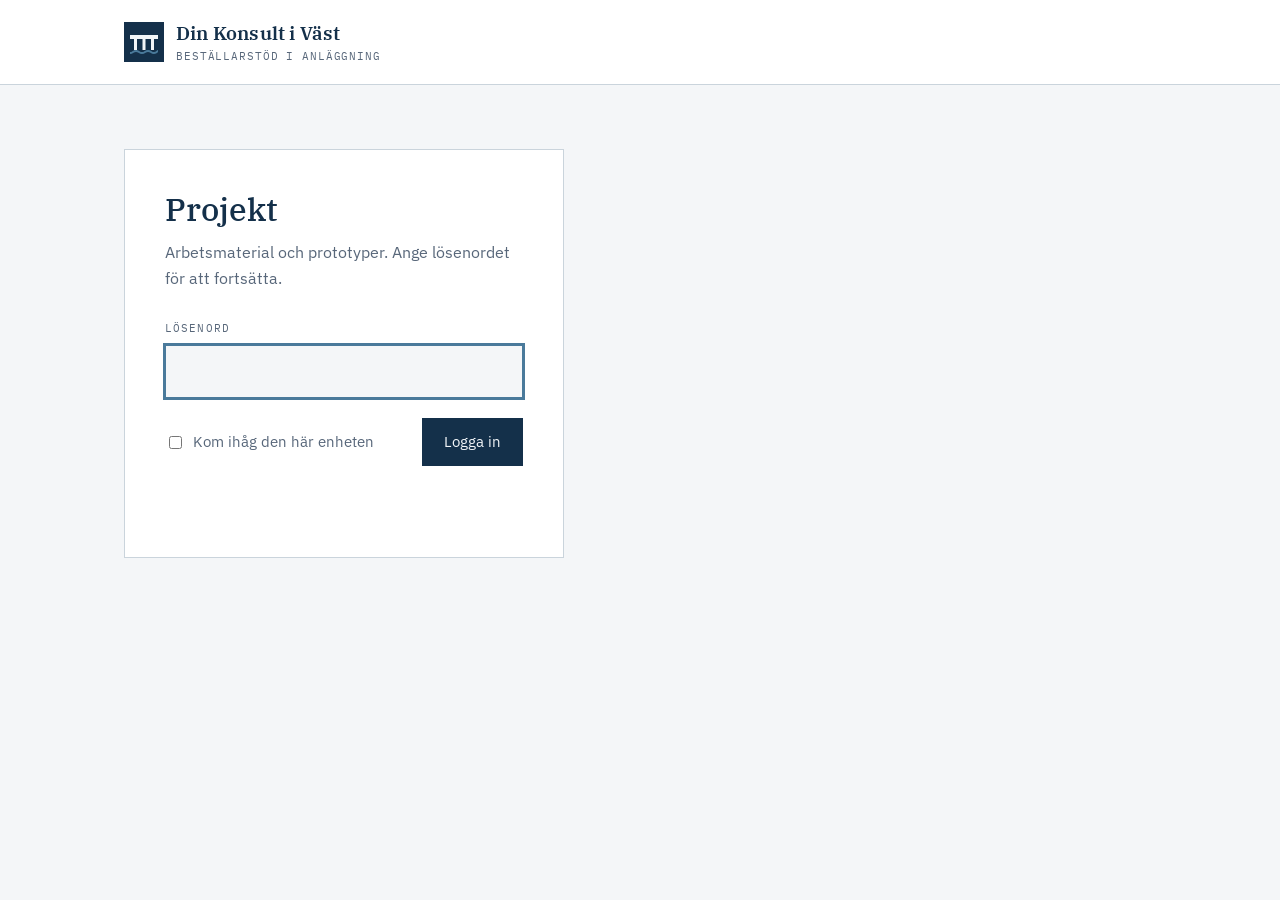
<file: bilkalkyl/index.html>
<!DOCTYPE html>
<html lang="sv">
<head>
<meta charset="utf-8">
<meta name="viewport" content="width=device-width, initial-scale=1">
<meta name="robots" content="noindex, nofollow">
<title>Låst sida · Din Konsult i Väst AB</title>
<link rel="icon" href="/favicon.svg" type="image/svg+xml">
<script src="/projekt/las.js"></script>
</head>
<body style="background:#F4F6F8">
<script>Las.oppnaSida("jTdolSZm4EB/LNXOIvhdUDJABNcG8o1oWbF7JOcyqaclBwHD1XOYU5pI8owdWU5hz4wyBf6yIHkjeOO/I18bz+pKvAJ3MXn5U90X45pVosGOoNmahCdrM8cNCyK30PlLBJhmUWE2pnQ+HMkKyHZGzP2dy9w/vW7hUEjcZ6BTTjwW4ATs2g2hMXICm6KC4ejbUgXka4yE8/eOdMhGeVmU+nSbtPVm2aypp7hTJHFYiqvzAjLMyLPWQPgphbJ81+UgmrAz1vsSalIvUkT2sNQ+ZvEtExWFLhrSIs4LQzMlfWxiS4xxCIGJWSqEvK5FDpAor49J6f1E3hkqoW0SPqxZbY42MWxB5Zvp+49nzWLyduwjUnZHV2P7xdTKaa6x7vGeuaNacDMibGt2KTlj/BG5hqHfgu4UyaJaVUYcj9hSczAEFQwlirXckeQkCInKIjHxI/wkCBDsg12CvItoXde59M4UIBsnxZpNvPbm2qahXrkpcqUF077c/HsH+XH1pwcwxSQjcm7TlFeb5jhA37v6bzrb0+GscvdE4AWZMHqP+spRXCu6B4+mlMgsttAAFJdQoUlszmK7tj5AO1wOfuzvlXDdoYYVkPwHuiDl0YEP3N4JVY1Fctiu6Q10tCFPuF+AyRgukrn0VR9Ai2S1vjK/S/UKpv964FxAlMhPRUM97hGtlEAyzOwGSwtnWL9ZcWatcgg5pB8iE/wweZBNx+obvVAtXbassBFJ3BvWP3joRa07Pm24QLkST9ql/6vn8QB27uK5tVM8dJgYS1kr2Xg8ZDAp1JiyMGgcihttj/g4cNj1FQrpH1aA7z/IO64N4BnilnsTXKXSCEn8gsui/910EoF9ndG15iAjOgZB7oLEhWbhNbZ5dgjKIyNlpM7fLinGWHTmxr+J7wyLM4ifeESf1EjyJy2rCdp9yTBYV6MeCD5Xu7dsBfskgm7PxTupKQfLPypXUis3v6C99SZemX2srUxdS1fw1vVQ2PQX8mvA67LgulxTYvQsbWsb+mMtxIh0l0Kkt93XmCMPc/73p6HBHazO9PLLNeyzx+ghTgc3IRU9e8v+/C+uTD0Iu8nSEQ4EVR2kcnzyIq9NVyhqSTRUWiY5AoqD+pV7F246W6ingnmrDFYeYog1kAdn5zwanQPHjO0svgmtn8jiYZCPjmWS10TdKRSW0paSCxWxRl990lomkqma1s50LHQ9Pq3e+P6Rz/izoUOcuSEGj015dNMuEq5L2sxG5XxhN1jn3nmteDQmY7EljeOGWdowchTCjQujJ6aI9bLGH9KGb3wv2nT6JTtAQBTukgkLcY/fdwi+1lZgtqFQw8PIsnSyLtod0H+5seFvqp3V+o0fUx14E4JOfgB0xatIxoAODDYRj2JrtqEIyQOa5p50x9ThoptTg4P2NjrY/kFT3K/qhaUYHsp6dhkPmWY8V+QM7EpFvwb/wvs27U4+YYg0kMuhdLhTViFcUJHmRVlUTQHCEsq5/5JQr5/f85GoknitcuC1LSc/K4pz2pjROkq8DLU1jZgeHSzE6ZUsKsifOBV+vXZk9UjTRWpeGO0psw+sBJLNvOqDLWkl9N7vS62SyHJKVr4HyHAkObZc/WbgyvTFsk+NPyJoge6fjFYZXLpt6mSKbC6WMsvJb2aoCOYcRdByBQ9ivfHyKh0CK1SHnzrHX1nEiGBmKPOU/mp2H/6p0YnViqXcJ2dMKZN9koQUvlPwWHtQ10/sAr1Z/078ImXoSprhBjCek83UIn/lawq3FcEr5Bcvaqz+FJQUe34IWGjJgnDruAuRQ6P7y16M0P7sOCmSM9RFUsvu0CKVJGMFEPwAcujd9/FQJF1Hb8FE8zmFHWwaUbp8cV5iwdk2sca8Eq6TZWgupyttcqZGRjJv3FzdtolY7JCJU7Q1KMGjsiyEdVJtNQu8unJD51Luscw9DqelftYYDR6jKcQ+AFztJhAiYy/MHhdmvAh57/QUA8nJvMO9b2B+MXAcT7X9cIeAzFS9y9+I6H7Ez+U5zYHg9LgF6p0oDxixKwYt2XEhJ+cCidlTxRKRfk/3Y5tfrvg/qF5yDcKiVnmoQOVIuAB9bObH4cZXHnNsNvP6jb1MBDaY6mgdYtL1lMX4V59xEzWhfoPqYMarehUnqegvw/qs1TJ9WE+BvDRQoJRVk3wAxWvkGzKDgEWPNI/Z+lfMrKMJYksbnjqQVn3NWBgu06f8aTG9JzT/[base64]/pdd3HQOI2femWnyL8mPljE0M43/FcOqHRtysEgc75wRU+3HW7E6DgeCGO3Xg7xItYgYlYJtrlm3HI0swF8mf6+n2MYjGTUQHBNJc69epQeFrQaRghvoySSuil1HgxQLvQ3EqTXSex/N7nR650iSFG27j7lAMNYTPzWC9rAPhOuZAKdaqpCrzO+acQz5/aj1808fHY1BVVXf/NV1Iccg4LlInuAvS3iVD+tNJd6A4UZkzZruYqESQGPydQAlGKV2Rm3fLT6DIioUSGKrzC5KNq6WPR0okf0KnezTOcCYg+DDovJwiDA+d7FNONXT/xxIccBt5aje6Kg2/NglOmP0XzSjU+/TQse3EWWhRpqIMyjJctBLQv6R5CDd2yrc4FpapXrzNqXwW4PX3p6eTpXR4cIwcA8cowM8h3NLVnkXEAUvx4tIdHhCyaB2YtB9Z+rb9hCDx6SpaMcIXlkw9/VKC5/gvd0O8llbUpwwOTqyxYGMOC3+JxSTFzMiSOUDQwGRT9FMlzlhcuKo1sv5wnXpIwJbH4vwpELereOQw0Fbxlh/oef6XurA7KdnHU1INpi/[base64]/ry1w13q2ugEFV8+Swn0kkW2E2cH5hA9m6awKSGO21b0wNo6f+qWewZE3VeZyF7MzcWWmpwfnJMuQr/2Z8Lc8jepfYe9SHNgBO4EVX+Dzyz257PO49pDZ5P+4FgYd73T1zK8qas9UEZQEBm+y0hOBpOSdqNThK/p+rkLUUGK5bo0A4MgYd1Yw5vx88lfV+3C9O0VB3DpKY6UynjAzJjHCxU72asGhouvti9WEkxhD0k7drFzRNzYknON6DwQtrt+wuCt+6Dd1q7GKGaXlg5NMp5qcFvAzkdkeHrE5XHTxRGztrsbV6UzVWMhqWf/[base64]/WKmLV/Xu6wzfLLcRlIHzWJ7B4aP1ZD+xa9bZ6OdGY2E0lcHPHyQvRkzTG2Q5TkV5pJVnOsB/wpKPaXPAXnCrT8jsp7vcvzPvGvjn7uH/j7sP3tZEQTkBDIF8DwmyiElxW9iH+a0QLViR/xED7wMwJNNjyPd0/Tu1vCqffYg3I4s+gBFzK5VHl4jOwgcKMHoOJU5HRbCpcKteywdhe6O+4c8D7fpSZhOCeGl6wwM1VF2FsWmZB9KBIBgZCHO4ZjX7z6keaJgDyLhzP+8pkuZS1jFh6nD5NcsoFnQGpF7I0RRld3dhxdkvfPVnV5KLKo4gT6MTnrusWXMp/KQp73XQQYZFrae7z9Bpy2nmiqYJbrha0AlYY4DJGQxkhDhXTdkAXp4k+OvYw3i/YdmkN3ynIatUnLj3urQCCRJM+Tx31lWOGcimUgDVeiVIgJIYlTz8F4ENFizWbOsAY+FaXchqDp82z6O/H/Y3tQ6/SOQp2uMM5YYBi7A0VSs5W+Z7N1IlIlUu297kXsJAyQbdY3cZyr3+0r4V0O2ousbwmI7lRNcLUWSHI/uvzsp/m9P5CGY9HHuLs6vGeBYnS9zNRkZZlMRvKhrf+87aLwo/tdPduzcfUzbAA1bG2G5Oup9+WAcStHHkI7p8PbtAbJWhGLIWcI73DcwNQJMKcfld8leweVmNwDCdYKgkmXvpTEqIfWuYVaC5dN+0nz37rHkmiyzYM2sJCm95QK98aaw/WOcGXS/PVAIqkHJj3JL4SRD/XyIxZe58v34aLPVy6u7BlNEjdwj0Ig9bDaGxk4ps+Tqetl4PyjT5xgsUO+HkZoZdEtM2rs9GXamvA850si5/Bp4AkUdujMX20fPa0/kAvjYUPcdB1JnCjjZixdXgjR2Af3f4f/i8CcIRRvaSfQspA4GlgJ6E9fou+Di1YO3s9DIgyprkAvo45roMybpJ+vJ1lrxjh8nYldv2SIv6wA9wh0YqMQll/DyVUNijrpNnKUwXxnewz/GSxNbsfhAmn9w4Xi4WVApfzSS1Me7Et+sMc36QKHfnIgbL1n3bqbM9kY0Ipe1ZAFsfGr0YNAsH936pPSHioY8LCggZtFG+XVjU0crhM9SbjxbtOfnSZyRDyx3c3kSFIkx3GsyJZSopG2ZwKaHqNItf/LLf9OmvU5Zp+gkmqM3dQKmcrJ3CKJZ6BtH6vwsJMGG2oUZ8w9kSenyZiEVNdocOsv4VdWMBt5HCKYXW5GcXYYaw8gy3vl9f9zje1diJJmpFTBt7f3zyxRi2K/V+upL04m9Mh6iotnlgzkEY3LRCA+r1j4R84LIvKjkWtKj/[base64]/HAs20M2wikKbvCOusA5WVvRFxJvaEvldSMsbDk1XGTam1Yihb1AXrquMnK+yVtV/20KWD2cdCVhOZ3A43R1H7Qzy4OF6gi5JitkGLCZZIsHUlRMhM8OymjndnwrIJm4cu6qL5OXHkOxQ8vrY23UdtOVVkCWamNuXBb+fjigkdZXn1BbRNc9c7g2kskHHuxGBocz5wqZft+l1Z+3ceq+aIxz9nyQHEPerW+tef14h6X/y2OTzJBDehFd5tBcLeQsP4lyziXID+yGtyrhzHnh9JqY1jme+KrOFdna1Ft/AWClIRtAXu62wjG2rLdCYujO6L7HV2CpzlOl54g6FVvUy0H/60ieKlvDb8yNvxjyR03FoCcQOqbAu0mI3kKBwB5DYY/nvqE1wXVy1n+0A4k2VwnWq2lA5yh6X2yNEIPPUAAKnIPLkHYM1P6ywDrvxXuVmWAYBrescR3K6KnPuqNdHhrJX4O8G2e9XM65ceXQmr/WMuHrrfXFUtRF/o09nTrScoUmdjsqDCdqGgcRztaA6a07tvWZFproG6ZjKf+WQhJ6Ap2Yx+mkBZEB6ZpfB04J8KCKrFIOnhuaDd/2bdsllN6VA839MPum9IE0q7Pn47DoqaajmsMjzxGrsV1mtvG/xhYkB3IoNIkZDaU5HcKoWKbZZJa5j+xyhlxIAJzueoXE/W5VotAUNbNFEd+UwPg7pciQEXfmJufzCCzdwDCp780zzTOL5JztrlziKcKVWIQNAi9MyhPC2YuHxNOjyYV03V/k0nm3p0luxuB8LEib9HtvCEJ0xYDZ/xWB4TP7KBQlClYUd6D+5LGL0Uc+C68dgxNMw/wPmksdDcVj3Nhd9XfN5Kf5B9+fx6CeR9Nw42b0IKntHSG0s/snkk2yiIS2dFYpjpO//[base64]/w6VV+mXuSRFKuFUDPk7YN8UFkcjlV/pdVADOC1rV7sxuzbz6WM4SL6Vvwtr5YU/63fozSOjOMRdNq6XGkajnfFNhd3SjOdkQxiVc6q/SF6p/1slT4i5KPBotai2ASu+XDQMAGBLmvUrFs9HwUSAAwuw5HfEFA0iAY684qAIX9EyrUw+MKE8CC1nMJ1Zbqg8g29/ij46MTuQj9ZuM5DRyNyGSLilzLYgWMvIFKqdQFbJaU9SpYEU5FDRM6Evo20myrdI8IVvsewXfJbXpNeqSfYrmhfmxsoqlGKKAwitPPfBjhuLW2+T+seHxlTkjuBHovmI1fk1wdGW7U73v9ZUpvYDq3QcdNfOPO0BHGFy/a1Rry70J+qwt9EOX3hEBpSq7J67QnjA1jzlzeuPAWCgR+4wY+kumIndkzXqy/V2a+vqzjS1MN1xU8veUWkFMOzztLlnyk9tA3UEh6I4FLLPG5lrl8kVykTD7cWx+YVIFs32hlUg1pwJ0oypuGn8tYcfL7+WIuEIU2xj1Y/rQqgpvPJPihoCwhn1x7GAmTc9cds5adQ1A2LxkeG4VUpVfzp7osWNK4yo8cmVMgJ6r3GZh/3TRJ3HD9xr6oDO8pns5DDFvaczoVuRI587ijzDQZNFxQqJFf+hM7A/7VrnQ0znY4hCxdq5KlGYYW0H55PzglgrbiDU/[base64]/y/WCs/jWE5I/4H6i0TdC37sK2KY5gTjwFl5VRFn750VlcPkhUR/Lu77S/xF/wt09kamXHN0MHqo+/jCDHjsfk8P+JGomQQ/+PtRi7VvAsrj8U0lN5YNMuhD/SHpXAP7Be6sSpCHbOHujFNfoDBuonywAVXCr1d9jAS+OkpJPhbd2o9k+qR+R4hOSBbYg1Ko4YHJ277P4/aVWbmDZaa3Pniy45VssFnmC5uitePS1VJMCpScCnCqP5BzzfNpaxySVDDJCYhXGaL5WfrCvXKZt49vQLIT5RIaT6Ds3I/xb0p7axgcscGneSQ98VTW1qBe/wBYttgAfIrRlyBl09Iwb4gQiuDwiuK37wK+vXBSiDLgYVLxIizk5ctLox+EMmC1uOcLhPp/obsoJlio4GQIPKMDm8/QqA89+lTJyLZ3gDozkNg9AU2Uz8FrEQqYHKKH2J/6/6o8jLBfTTjbS52F2tiPRTZObUq6yxqgfwqMQYElqdfYv5ReZCKBD++hR70ZS4dv/ckADEdOSiDGSW4f4KqgqGdnLKdWCz8CE7zArbbg18ITT5qPnUYonJ7peKR18TECPhDw1Zi1yr6H6/w8ifxZOEbvAtY40bmN37URQBbAAWHtEbbHLtsIeaHyzNQPKYmml6bgZ3WxbuqPt1q+b2N3LQz7/uoQYShDOZjhv3EwZkbKUKZCJx2tsnbbhMy3PQrtBfjcnbqF9ni/9Lat/myP/9KKH/[base64]/j/4pokeOkXeJegQna58bNlyiTdtGSHEONip3XcwcdiqRF1zjnREQLmzq6umlo5xCwZu6ZQ5hTtz3RboIvYQsPnuX5bXq1cO0zBdVXoOOyYf+nMAX/sqd/Yj6hZyMWPeNCgQFbdsNIfKVDEKPsm988+SZc+jMhn4rpLggALkxPeC0T/rPpT+hP0Poz/y/M3jTOcnnvGhedoqB7kfx9n/fzwZGwyxxqenb7o6pZe/IlNNZ/[base64]/[base64]/hJyPfV5xYxbQBiD2u4lvNl8B66IMRIag3YECphWeeZqU7OrskRgrAq+USFLO6oMl0Ljk9Y4C8/V0uWAko6SYPKNooKYaMKBRyuzeMyL4YuI1ERtWbSIkBT4Yjhjtp1J6PzEMPjOgtvSowyxSZrrCCBT2TG5WBNh/gaHBkGd6G1O908GxBZtRatb81SSAn3YsgDkWunF7qetiwurnavAk1gyFLcdx6gJauKzdGopKXoAQSTxS+RXMfnX1hd28g9fYk6DeYQLGV3iiqHxeX22lpIY2i5JSZHmeQbLR4N1fiqJ26u7IJT/wsM2khnUFXRyuZMGk2jY5egV69dUTj9ahx2Sia6ek13WkBn6LuVdu0WQZg/uOcDhcJUUTAq4uFS9G8N87qDbprW8EAn5PHZ5fKPiTEDU/uKF6VAkSvdcKxC+llU4Y7xJZ0EetzxHOqsZUAx4FHPYu7h8OMVbt8JeX1gknHZShkH/8BYf8zec5sDGSUzfDKM8NzrpujJxXFz18dB/ZqiufY9KbKMF5gbvGhGAtgeLkH9Dm6xa4y5hDGQBnuu17nAoK5HmwTRtdFnpAqv7ZExM+kdRJZDm2/cifSmBVlu4gETFRzm2nuo5DJ9SwSkmrgzBzHejNVxporRx8M6fRm2HkWK+d1OSmAI9V5HSKNboyQuN9KdHj5flv0dAxTaqmUpVWNHKSC3zAR38psseriE2XopAOErJaRwV/KH5/Xa8a1dSaIWc24NtKBQhKecJ8aK+t4J9HX0c0lunx44Z8v2yB4C6D26KStrzHV0bdgSORUwN7TR3IvfQlWJ1pnuYHL0m68vXGkKSpWBaB5smz/OEIM4r1be0p337/7pZPWms8w+5eONUwMRIRf28FcnitUZr5zlFGTBvPPdhuaBUUtVs/+/phHJqI5OywRDvbCB7E9JlGgRHhNFLxJtQJH2qBGRTBOLM16rilU/pa3PgtQI3huMyilrn0MswoZz97pZO4Ass2OONkIwhMJtcW4ku5N/bt9MruPg7zMg8ihV6aDhBRjPEQpb2HvM5/AjOAuKEb/C2A+bbtBh+zpadFSO70d41TUEQPEkLtp0hu5Uy5+VAMQgMHAf4SJj4LcRiHMiiVywXYFUrJxBmmgN7fZFyQnXth5qW1n9+1hp3zHWoZYhcPMEV67hOz3BjlgjbhEUrXA7EAeFyrW/XwYFkfGLCTs6ba+fX2Wzbb1T5AkQ9+RTx8Ibe0bta38WkMV0TCaqNiBAxYsesUKQRGOLeLZlnatAvZ097HLQ5t1DStoKxz9F1R2V57sMX36JNEa/sRH5qkkHUk+FTJysiLV17c1j+7drb0JEvHRHa/7NJGLVSTNu43tCLCisJUertfW+0e+kOlDfQKfhrkx5A3CX53aSBhN46WEUrE0ocmT8ZEFEdgKXKC2LX59DV+pX/vfls2j/es8iCQp7JCr3poLh1xcl1nD1Zw1GbpDmhIl1k3RMdMAqjPmrc8dm00QvG8KmbqfVj0C1dHNeXmM5qjQPmY/F1jE/CM0x6KAoxsY+OrL5qGW6FF6FICw7PjdglVlUGo2XYL7G4zsbqBvk7QItwD/SyNwnXaczc3oycH8EEYJbKvm79a8NZGLQ5pwj8RA65TUILXyQYMgovB3Xigs9KpF36C3qMvcFX+BL1lWD9zq5TGu6EynoXy4qLwCd9cWOQ/HjzDbXixiFbcZOcr5qazA/6OASEgosi0E017zS7RWyS/TWS9UApQx8YwiWw2R6xJEwif2JrG2YuDjuEIa8wNBZGR6ej6LjJ45Q3WmFYR1I/Gtq4h9vrAoZzQYmvZTb/F8j07gd63dnrvivnI3R5Y6trS3+zbNRIlbM/9IQ/lGkkWIcV/t0fQZ/pT/kLmpqFAJTbuPHUGgxVxAbf2Iv+NoENqdFExhQduu9KTDNxlWT0RKiEy3LehsLQRJiXBDyzdYSgvlYYVHT7pboBUe/vSPihqbIHf4IQnN0rPcwjfvDcgV/VBhtKzIPNsruMrYF6YUYV5/efot8C9jsYbIx3OA5FjO5ZuPjR0FjIfsEsGjJuJYkXPWeEUjjauiNWh5rCVaUtCfnxtvHj6Scc/IOzewRS9Q9qQdx++C5v2lP+SAtUHebss+hoi133xip38K2pF6Esj63xTSZ1tVsW8oill5w/KQAti21yjdmFqr4B5J1W8KDeJ+NpSajvjSPYaygscnEJtQm2XI3QsKMowUjotEi1k5SjQq/zRjIsxBmx07uFFdHuLoctekXgCZOIyVcJgIojuFuiIB9NF1KQ24bRsmDG47genM6RWW7SllfQjHLeJAv/qoecbM2pFgd1wUmkcv/[base64]/4fpZJdJsPcjQZtASF6oYqOdaYotBQZyJzpQYVXU3m62R/mk4RBzm98aCwqZxlxHGMLhsbyGqoH14bkHrfR1UeJokHAZfqFPH+2g/FkCh6S94oS6FitbwvWoEhmZ3Q4TwrKx/hxk+VJ/KHZ47e4fSY7OufMT6859PWK6VbaYVZmb2nzjkWOOSPbPdC7HsERUf3Fo1NWDt60l9MvtkiweShljhCgIbwrmBffdSf3dsC7DYL/13ar6GCXzaFMgxt3AEe0DmQqE4YPLFieuADNpXixQdDF8DVmIrtcL9HEgctu2dtp2TjYmMgXpDYZeoLcoWQIqbEYauaTx4EoT3NfmiH94oubmlOUPIxrD+/2tacBNgPVpwb7EMjtVFOeiKnHGEDGAmKo6EvpEWwtx8XVdb+m8d1eYjvTnUCCqiBNYbmx5zutcOnB3tEzYgxBVXQcnn3NJ9a2b9L4oahUU08X8MoGPf9F8PvS2CAs6rfPY0y3t+LmC7USa2WfJ7Q/wwPBDzj4ziWPnOFbaZqOVkj7Bnq8Vpn6Gr9lgOSfTZaVUDU+nlJOXKn3DkjL8f9osjdCjjs30s1RmTfgSEF5F6bn4/zaeE5WfdOGo+rSylzMgqpEO5vcQynPveQtZ/tjp26z5OaYLRUf1r4Y0C5QPBKJ3u7y01o0FCP+6PV/VXpnBJQCFKC2M4aIXzCDiSPvlFMDORjM41ZKQSxUGEJD2zIIoKaIZXoBzc8Cv2N5ZNZ4+V+vD57FVyo35/Au6CmNwi32/z+/KvVWi/Z68+tQFlOT7NS+6w6DQXMGhESJKKIpcd9uOgyhn1ScZJtK1DUuzvvEx4GYYutm4Ju4e4hKF+k7vzj4y5MItlidRx9cWesNHCkcQtrMbx4maXE29M8WGu6epGByabVCIQukptsmZlDvuJHVHQBLxR98z8Wjsnr+p93u1O4yuUC23XqZqub5hwvgBp/KvMyOFfPu+pOdWmK/QZxKF8rn9TMB0nxHGLyeDggkHttsYDAsq5D3fYwdIgRhtSJoGCOEV5soJtnjNfepxPgMKaYp7cikoPpU+FtdM3VAR0B2Ax2pBkOn5Up2oH7hH+7hNHAVz2zRK8Ixdzo6sRl1SeRqrTSF1EXavXM8uj/+CEP4azMI87HkGmqdcIZ/2XIDeBPEdOvaFT/rnxtIhG9viSbaVYEp5trWp209eYm7qdLX8Uj7fyk3iLXT777PF2ymxw7FLL74yn9xS/jEiKRBzTGse6SkY70bqab7chCt5+juJYhrh0ZDwUz3Qm3mty1/a818bM2xzgEWOUV8fH0w9VPdV6i+5Y9O15AXaUtsaMEDxwDuNYlxK4fFfG6ixOuAE0TnT4nNH5MObMtVdbCfwVzaRAXmtalIINdPhe3Jb19CgV7b2fIW8bTDhIWrpfHifbUsqtxvxR/KrGFcALVXNAWUdnQTPwdNiU09htJ2/2+CvoPiyEg/PPrfLh2SdPIiDbNQlxzR+a6vohKBQsq683pXMX1+FwILFG+TWJ0J+Vt55jALbTx15fSmpyBED+OfzrrY1O+dKcfDj7JwNoQt4980zJ/BxFLo+B4RejajyBBQRRS5nqsk9MOfJuuF6GyBQg8qSbQzEWYQWuPoGfDd3/[base64]/eeoVX1RKXpDXkL1adV26voCSIfNScS0UFdcN2Af+lYNrcukAEVxmuwYv5k91xIx99ifvuD1qRCMMzjlSyffrctzvqYG6TpIKpzV8g+wBqx8WyL6G+pRId9rXjict1O4+i8alCO+1RAO9+9BvDDVg42f8LQcIn2L/N8nYx455ygulRactwpfCgyPHHCrMdR0Vwjs+hdKDHmXf1dj8PdJJjTX2cZ0LQklWJb4o27msA4/KEvBxhkAwZcSvLfdk9ES7hFcwzzSwm3z65maI3udJU/WRJrfd4//5wuNjcU6MjFzoIRPZ3ude/5SwkbL9q//DtNCKo+xM7HMY1K4lz1JT3f5Qk0Vgcw+0esxGTW1HWOBeSiP3Zt2WhIvEN+uf1NWYKuaByVgW4oPK0v8yuPZCW1Gm5DnBDw895Okl8RN3R2H5bSTb4W2kVHIqTb1J6UP5u6+zZb/PJLTmvR6QlECogqjOvYKR5bDD5+5OSnSnZ421S/vmnTuF85iP1pAlGtLXItdKWPrWww6959p04LdiaZTTxzhKsuq2GFXitErLQ9DZMi4xxrnobj8R7F2iyHPZ7XMZRCRQ0cTIyKvFpYnZrYkDHjh3bIqShK5la0UIZs49H8+NdfpP2JiYpjLyQJFK/IGa6t9TK2kxmGdN9TkfXZ4F35/wziC0WljWISyzAYutJDkWS14eLwcb5nOPZCFgE/8hoIADG35f/QZ5t1M0rzJxddtR9N6P+m04YnyegAAt5zF99AZ0ypGwNAHRDdBwWrymlqh95UyvX0P9rmWHNc2D68nCXx/ALRfDUpfnzX+7Whn9xCgS/5TMcogHxTaMck30NCZdbwr7Wjyrx6Fm3tzqF4yQHcCIBIqU/7w+PogMXcLg6j5r7bsmsK7Q1WDvwct0J37lRlpCIGPKvAmRpuCmzDD9X6ESOL3ibfDFXB11rya8o3kSRUjZVEcfeU32WCzsodWV2JFhCDTvamo29/+X65/G6mc4NyZWPWgPpCM4iL1zeKk0vWbhmrzfCfD+O5+O9qcpcWsVc9wgfPKWY4QZTrzXKQ0XQsXjj3N0/F+BvJFyizSJtdkS9iGTYoRRz2FwleaG1IF1C41AaNGTONxLt0cj8WH3tT4MN+BpIsuC/V86j3xBas2tYUKId1LlInzD+EHr7TIDEr04GC/7X12skrIVK/PwDLqPESxDPPd1MdHfFKez7LADVN+WUXYDP2vbLe2uvng4RYnl6s8+CYOpT/ionYN9uhxUlT7/MufBlMAVpdVgxO8THxvvqF+W9PcdQnI0KbBYVkEz0Tg5HtWJ1+G6BJuRpCd0IVD86nT4qLA8B8b/ZsjrbyRAku05YYgBImATcVZosK9pgkkXTXZt5QUTExM9kAjQdax/AlLom6EyIn5KW31u9fUcokthQ7rc7wu/82pmFp2DjRC2fTiJkWq3hM47vTa4fOgP37hFYorLo26wDjXSVb5E97NA0BcasQqrEgE3Zswrb+Us9XoKqQbL+zNvOI94nyMJEj6XDugBitcWB3wx0aSjBDbJ0r/[base64]/i55O8eJzBA0oLBjObeBLC9Vdr4W+RXeg39d8kaQ7UJVbtaZUK60WXlhiE4hj/IG3/IXt1Zn74gzO6zkFKrlGHX75JFWcPW33zx0KVWIEgcK3QymE6oWUrYF6n6oiKmsEk8EtCccIJ943qkrrTk01QB4alwxThHz2fzjhApZHwl32ekf13N9onjdwmV96Vk/pws8+BIycxeDx5B9vr3y83fuL/kGY/3ZnuFVtKYMfEscQbPJZbvRcBKxJQ4R7nKEaju4xWhoVzqzWs3zD2CaVdFtV0T9Hrb6oOqCaIzbsNAFPqfd012FxEqhJGkOljdnt5lhOPCyVTzHabCykUEkPj+ErV+BOr5xGJqmIIzXDiVNPHx516YLnThLhEFlc2OBu3wg/vc7tXwiRBsIXGXkrnkURvbOlQk/[base64]/UN+UZ5UmQNwyLMcKoi2/n4hsMdkkDikRGdwgs+vYowMBjttvNq0cacdMMdgv5o63+57hAMhoRReV8hlZxhFidQDi01bJ6iBGj2VvmvFstwZ5rQwmnHJf0MWA05/HPCVeHrIDPZ+3DsYE0qV3et9lFM8SJbBrALSm7YQ4SgKfDkhUdt6ECXZKnP0buXmHbQsLOZk15B+ID4Sw7Bq81ajwo+i7EE8Ykd0NC+spCS+3yt2bm/1eKCtd4Cx8PWKrtxvtESA5w9X0+QsFpyb1+HaXQihMX0HdEFcellV6z8GEk3AHwucjviC0lNv63GwwD/hgMfKQ0LaoIbJsJshxuA8mHT0o0Y0mlvKh7/iGf17LB1XuBNy8FKx3p05EYjOt4IO/YmYiWkKTGsUSB9Qw8DN2sR3XGEZHnRWBwpa5cFbO0qYgpppX4M3/3JAwpHeIJQvzeaA4Bc+/xjWMxytHNhRDMNtcQGfDwW986GVymtty/CXr//WNnjqNZzYarr9M4tJNYrNhq3zSQTSXlqKEssKkZjo4Vy9AlMOke1Ubb4jKyzzP1Zt4MSLEiS+l34efsxCkL+8aQ2qlUzyHAg8dBxtWgiHm1R53xLZkDA/d7CnpXJnjuVAM/AR9g45b6MuFtPBfPR8lWZAPIKazvsnvqnJvOBFBFYPVSTcFHM4uUpb13vcr1Y5eMM17zEUiNgzIOLy4UDfwl3I3OGRKgZoDQpcY893twsRhsrbEBYAHss6qd9mIKuGtJMqB6yabXBy/tnIUXbsCto7Cu6sngUJ+APtbmhbX5PBLf1KkUvs1x9X4DSl6xfeQZd4+f6EUYu/0DVYIpo/6714CfLSTp9K3AmaeZ1HufgloMZck2Nv3cPHYdKZTD47foM1cpWuCsgzc4582DkpbB2BMY/7muNoz1NejMAf7jYOHWLcz9+Rpqg/75O7jm907IfRtxvajhz9OnmU5MRgA5U1/hcJWUaJeth6fHV0zyaE342u3OCQuUGXReh5LDoye/VUkNmYtQS+qm1iurpykVpTwNtnDN27+UIXsUN1ApDbmhibnfalzaeLdq6zSTMH3sc8jD4dcAc0Fa6SKS0C51DWtH4S47Xn/+848Lp/XTWaNN5C9tglwd7Iq61zHNTHCHbYL7vhzxMIxKFF2h4OQxJNhYNQvrCgjQYPJaCIiUCqd/4wvz6ttnxIQmPJzegX1XHXvXJ0pROICdqKaoKVYFGGEsqK/mA9e5FB0lsh4zdyov1mgLUYhXooLnV3B5QlY8BATPFNrVFijyZGG/r/rpImEfzZiYYsSokTaBNuEb6tbaqgmmeEp/Z82XV1hrqPM1IQ2btE14WTEEtBPnUTuebaPGQAtguGsB4+WYrFYWmVEndSYA7PjuWY5WijBOrWMINYIaVitnEoxgeNpB6BHJQrlqP2f0blY7vQr2UxR16S2QEW+2HmbhXKHWBLHPPP7Dc3BpDUbt/lMv8vV1Xf5IzC+quS9zFSyc2NMseH4M3l7BsUDgfyzThytLZrOsZ4ddpf0b/5G00Slxl/ayKzfZ2sj0amkilxFViynje2DsIKPiT2crIldZ2TbvAhwCziRE3EMpFCA6fBJfCJZlhBju37aBAqmsMJP6yEBUDkoIdVNOV8Sqt0SixDeQTaCXyO7FQDzopj5Vf7PJCWEJM3nTuonsLpu9kvpDPoTvTX1Xsmx0AkKO27Blfeb+GUuViT40ceHbC9FsjiYzlm8v/+MoFrPS2apQHqrU/cXU8las6yu9SnmqpjcZcCouc9EDKm51IC2UDZfDHaPlpW0VwucuwGsNyAmoaoxRmOhGaq3f31qtzCT025L7VOvMi8VI+25LIf/tdSGyF7MCYhO0yvaaA1FmQpM8DhXL2A5WVWaN7UHMN+npJ9iTyY4mpvcY9v05z+h7P7GSIOkY+ZzCLQT2E7m4tnfRKdO+h01EcHiyEAYAo/hKRu3vd9umrsMYAQ3mV3pnQwEfZhZj/pVXIU+/xQRcsoO4hnLmjbrRglENEIGQOQ+wFCsgfneNj7IPrEqZ39RHuv4tBg8LE6dN8J1o8e7pzHyU6ZLyQVbwQLv3SCZmWBD23caBbHldac960xY/1gmtMhNWBen7Lxl3IQNpT4jDtgaaFIF+1uqyp/2gsqxBE8foF0kOu9c8tKYThjh3D0Cy+Cv36VRH8kHmWp2lS3qeVH68PDsTu1Ux8c8RFlYY/6R6C4eCOK3vdGWMUZp3WBa6ElG0XUqHBI1sv1VUmQbsymbU/G5ecLWrBrtmJKsi7wRTFmwivXHxd9ISkzZiTxE5dxYDi/BshWcTXYqIND+0xtzNSflpL3YtWWvp81ddRbZLPvCFRorQ1sBpG1vxZGoCMo4++BXcb7al+imWaDuTJ/pdYgETvtC5RyupwvVZvpZGIn9Bd+8iZDb+6YNfbkZjrFXYXfU3Il5ncjgsifPN82s37B/BeZG66Uc1M55OWDb/uZuokJ4xcPiH1u+6/rGXaGsJHjgZo/+kxhW/7Mt+DNwit+zn4h/Z6wNkl+0FOUtjIyGAN3B77ZiedntCGyEfv65bcDYDTb3rl3QAAa1SbOStoY+qRuDSJ2v/w66EC7akW9kQ5mpaPYiLrNub1+GdIVZHydsc7OKj3aQcdEG2ggN8DdZF0fu9ENRKkyE5uFXq6/TO84Gbt5epBTczUfXrbZn4ZUMi4Tgf+7Mt3Q37L6zwpgQLHCzsnDu9Jdg6PeWD+0oK7cjnuHvlHxz+RZeoKFexDSWK7UowlWBzsCjVcgJYoQWcYJwhdmXtdZz0r69Thhm18e4itoPJG8mk/wDbbflRDmvMoLEWU8EtnRqAL2TFzrE7SLVtWgiZQG/T4OUg6LrqnTL/LqVrB0cMBHEsBDHs2PS8R6uLT1W1u76ozwsfLiNl2/q1aqqdTfuxs6SycHPckEmv6fdao/faZ1zG2KgWQuJE1YnQw+kB5mz61LPOGzbtU7WXjUiCgJJazjr4v7Anik/3P44SVquCOQHOCKGX4YieknEB7UdBSIRcLiRowDrl5KGaF0Nz68Ph/dXXLKdfihNa/ti+DGXobKDicuGREli2W4lnkKUhFSBWHD247SpwFzB5/WCLuv+UdsSZGkWxu1rcjKm/[base64]/R72WlPwy0UioG1+khhEUIR8sXurZ/NsQsZq7N27WF5JJuzTrrBexuaqLeFuzOoTHf5ygzHCRKrJR15UINedIbI7JOt/FSlmPpYrFoe8SJ+rQtyWLu2iAAdk2L110FqNXfR3LA8uqbTfuKhTSkRGWuy5pdJMDlzwB8ED/Mqq/K8b+MO4lZGnBM4gCM3HFRsurofWFoD0GWf9sURviG+hMRGA7Sk6LPiWw0CmjvcxiC8WAaC6m/YfmndL40ywecAVBkoNQA7gxkWnEPIBjbeIwCcjPProD33NY/PcswIvX7V6VKihPm7La7E6BRTnHtenRfwI+XLqzmxyW2GlF8MbU8N0oViCWtmTzHbTp6ifLU5mfmsLgeARLxF8gwW58opPRTGmh0RiHkPaHuD+DMO7pO4Xb1RuB34BNvwgE1zeDAHub/WJGZi48QqJrpFH+s06YwrnvI3rKGIDbdqU4Kx7tT9q/[base64]/JIKYAaKQzhU4gT3wEcd1AU4g5jkvtCcCeac9xdrSeS/jWk89xuL487IUJjdLDL4Iv25peYgqDJjMC7VEdKgMlJpFq/iIMO2ATaSU6n4biC/K9ehbJErwanlT8OdvXkUB0iKRAaz1btQBN5la7DbIcnX1w5K1Gz9BfgIrtdfIht1EnT19CaifBEypkmDd/FC/xqPdzEXRoDCt/K20ZZA8ziuRBFulYUF4SFXj7Jr4ntfpoYPWRBAfoCa/PNO95xpos6CukmoHJosMz2K6wojVI/rUGemT2vcTrAiVbKrLvNTQBjvCwvXpaCaqO/oQn+1Z0x7YewJp0rPEMiql+zq3e3UsDzviVOPyqw7n8ij4LvZyhHPRRSurAtk/Pzq0DdIMP63yVoOtyok5KtC3Gm3IiC9KL2VZ2b3VuAiiaQMQYhFZkiMigkuZZNRtkq9RBdtwn+ytw/r7qzolvh9b0sho9+EYlJlifNkrLREql72qNgTXDy7t5nigw/EbsZs6n9bXBXCczigQKH6lTJDXqiKTwu1qwqfPUWUEIP5mROAJrc65kwijDbbAaL2orapIg3zdapJhZx45/E7w1Gyi87krVxBFfSAh8IqKicekgbttI7V6l6C02SGhrjmhi/Z7o0i3PCMOHp0FgVjUcvbxrRqsWWEqCloUtp3XowcgTU3L/WD37eekrDx9ksmIBMNXHU8kQx1+F0B44Rl5Qh3enttBaJNpueUoFt7bG53ifeAbfznNCQFCDyPdwxiVTQEGhRqeXr42YV2PSsFssdRQlT4ibe/o89Xs/GerEyU2K/qcrbC89ICzkjfsV7mVCzInqtjwUOeCNjIg6JMISc/Ioxzum2nRbMZ3Gg7NQO8EbzfaFTu7rH/HWPR4Ks/Hp7NxG5Q0OkJkGCkw9dlZCOx7RUr4RxY9GM5umdste45O2vyoTW5zB4ttZODGhDD7BrL2qBYbtnMFG6CGvJQSUelTcrsJf1kWpkjS3xl0VNvNNVpvCeqC681Xz6fHG/QkPearhb4o/CqeMb1bQx0aPZu5EaJ8wwq024FHVeb3Q596SDFCwvdLeDvuHKdtkNNqm4vPxE70gtDD3Oeo/CxvFeO5FaEjT6UASpsnXPqX4rBWtK9uOldblr/TGceZvNfBqDmmHiXq224ngy9ckiLyKBdhXHxHCI2OhsiMVmFRc4alIPAgFJtiiljy0Pdn+sAtKUoJeKX8rIIoOgplYUbd9R4Tu9xdtJr8WftY+nGAtbSUzuhS9hE5T9f0wnbLU0k0+RbknYiNjAqFev8CKeqUDuAU6JT9laNv+gAcqMnT/5l6VtKVuc2P5EouLiHBPgCv/zdJpdFy8cjckZ8FpIGwzKPN/3st0xf7Qg3QXk//vqBnp5WrLO6duvnIN+aisPlm0C/OaQqawNviYj/eXxzwRPk3+LQ4+dF18a7BOQ4iQrSvdtsocIlUQ8vPgHDIfTyTDUkBBLoWBilB7FG6gT5/xvrpB3GDjEWpvwhUe6wA7yteMWnPmV5S0T6eOEKx1t2SMwOTEPHCLfUMf7NlZ3VsPHpwRbEpkp0tnmCpVRr6mbcFhjBJshrlAFpZhd52eAm5d5Zz9nFQEd8QOuPhYvWXWHdzb+ugG6jAm1QZbtSWF2/[base64]/XQ2eLCHvk/pWIeMPOm4ArcC8odbFR8KwYIRiMGbmzsicAiKYxUWWWkHc/J5tvLy2dcatgD2OHfo3Jh647cnMG1mgCVOR9rJMAq1mmkhhu0WVfYgnRDK0bjIg+te1NvjJ40h+lH/SUCGqx03d2x+3X9Oj0nLnzSE2i/PrwwiPEkKSYQkd+biIhhg9pEu97ud0OUMPrbssssC+1mD7vk7oz+2XrLB8UWrJtioVAoMQWtzj1r6lKZS5dUHNzhpBt2zRYdK3nhA/QTeb0K9SiMVJ2F0AR6VZy77xdMDO0qof+rY6L3Z1d5R+74+4TqXW9TT2GyU3Nf/OtRRohhIEfzAHsnLfG5CZFaoi6hYD38W2FA181rYJXcL+g1o/zmvel31fJM0slltJzEebUCODFpbGYz/7fwMMYgSXsm0KboubAo+Xj8g8/Gb9+lHaio5wwZRWz+r6DwK4rexL6AwfbQvJaIcR9Y5EXun3cVZg4ENRzv9wwdOzMNEqtHwzo6+ORillmNkA7nvR4qUYwlnfXilX4JBGBjIMDaZtLqv5brrvEMBZ2tFv/J8h90P0G+T/Sh9G5uMWFzizWFEs56k78mnQowgqQhdaqEXuwVK3jcqWbW+78fMoO9q5wt18ctk5Ufvsr4Bqai3ZhAeeT5Z1+96GPFLIc3zA8tYBUni395gI31M+UqjUuPKYOaqZnM4qsF9vpEyk/cahqGrhhL3MDkXIusY23ulj+Zfy8rnmIsnQAUm94cxPcu97cAklfYGW766mRvbINrbuG6BxT22Dx5sdfXApSnuBwivHllB0QhfKzh1AYSdrVj2KzKvgZFYkVPUAN9ZPiBO5ZYGAhe+5/mHV293QqecIeCJF8TZ6j/KZ8wbekv83Ugc0eZfql/azdZZ0zZJ4YlZ7rHiGqy+b8uuqq4H9+NXlPwQxHTHBHPLFATIonV5CneufpQ0cr9ugEwiWxRCqkEhR8Ap+nzee089J6P9+tjIa0T35Dhdbt7wFRap9EpbXYGxG48SR8nLXGqLxJuCfwwNDIdf7+wgjhk+MnIa7kUDUU7uJtSx0PhFozQpUdac/sqPjOWt5bVsvnhK77H+v45xZn0u8Nzo3y4K6gWutuuyzG5UxljLmtCWz9F7qXCLi+XYfbh42dvTo5aMa7Eb7dOx67TU+AltjGmgqnNvXvT8QqAMAzlF2FQFeLj5boCt/r85EeM3TaLYZUmyCFwvufGrTu9wR1vKtd4fJqCJU6JJYHyx2uSkRzXF2vMeYXxYfoXXEmqdAhdVO76Llgs4JFoUQnkcL27HEf5X2XSOVBYQwbGitPowxrjvVGji7MHOsy6rWQSKu/SvhU0wb7a0r/y7/L1oN6IoSxBydT9IadAdT06l1Y7xC6l1M4OpmTW26bIXJWXg72FGSDZL4N7LHuzUazsivQEWlUVfP9uNbaDBndQecOwVkbvaFEBvaQ/Dg7g6ebCrsRWmAhAxghL7SLsVcZUzppRCr1sjkTf45vc3GwhEUuvVRwJ6ZBg9pCTYT6NwfcHBSOf5Zs58cFW6640mrtC8VxWT54M8Up9/RXjnbFUZHHzh7WyNSD0gp65o2BeJnB5mVilEKnuBgCe8PvNr19ycX0beCLklDXMkw5WRzLHwiwk3Xrzu+0pPEYZmtlvNppjO1I6pOxu2paonr7jLwRbTRqkq0JJpVg+yml4zpVEVzZ4e6v9z9ZmnBiMESCoSKMqAjsdw4He9abpU/nUk9AP+6Myc8kDv+avJLyhJmg0rYvjJypWmfTxuxdh2hiixq4axsZsG2SrAXPenfifvKR5YI6hzS683ungUoPoKiG1ckrTd3nlhDc1l/GTZoWMAWXzKjGZhgcOo0XaGLNN8PLiPInM3FOo/ILkESQv1c2y7UJUlrAS1+xuH7XjPp+3GfljpxE8Wp8nh0jxP/sFtkhYSqpP7UqwzXHB2P6meVM8AQB0G7naiLf8w7oqpMIolwGMEQCZKEGQijnUUMCbGf1jEPyGvM4DJFKnhrN5LwazRyNemDUbMCj1Zogjz8MgKA0iQQymgyI1OjB5LSSf483nX+gAVk8fbzGylMN8R4/7PmiaBOoiSsMQgTKwJMgUg4lQ94Gwu5JAvTKVnfOsYQ9XcDFwDihzKRrHSZclUocdLNWiC6HDdHsoYji24+ydTlBgMHI8R7m216A96i/I40uP7xc3shFgJJERic+h5R4gVHL+CN+aj/blP2r8P4F7EoaglkL1rYkqISXdahxxINkwzguf0o8+RiToOGGQcDZfl9FL+XHl6t8Rek5ObxuscvLYOS/+BFqxjGIvV2w6gvm0JHlYUAZRv2elfd5ykdkh1FF+b6AvuGSbzQUuf8/9yNrMhyTakiACrUmaHzO1gmTtFc5HW5cf0i1DBFHekJeGzuIa8yJDfnugqwVhbYBr6t/qSB4sAlKPbLBjzmy5NNfnrL8NDEZG0MrWlcmAb1eGXTqtMm2fVyqsdg6ZhEfjqpYtJug489fLa3ePcYVYftmgJlxhqdGq1hGdWQKBEzarpSaQIHPWNIaEppjTUSrxxe3hcukEpzgpBl4rS0c7UKsc13qJNJbhtUjfGgvTUurFxt4Pj0IQIf8CIH9siOZ/vHmj+5wo0EHt15DNSYsREXdaMEjmfHHtLlNY+RZ7YwbrlD/UJrV631KvvB8cqYKe8Afigv9Hu24dAUgxCR0+644iCPkDcvGZn+VYrJbFWZ6lPhwGPhsqK1ZeeXuXAiX0lNN+JA5U9ieVRF8+XlkNBVBWLhjcvcElPvrPz9uHgNV0bAiIPqRqW7kCjIaC8hYmUHUZClNNRtBF+pfc/SPwuouRms4o5R+GR8bRl4/9OO5gBYIq+3nXo7ja1uWBX2Q6w+MWZuWqskmlWYeF2/A6cRnogwFDTxHJL+7bxd8BoN1fF6apMkbMuOIjeZOnncgp8/u0EIRkJteW7dWCGpIuAXLYVCj5vsJLZnj/5x0XjGE2oUR1xQnHIih+9rFP/TveIVkw7friJaKaZeUhaUo2x4f1RDaF4F6mu+IeB5BYMZyFZCGv2RMm3bMJHXtCaoNqzMoIYnfgXX5myX7VRTtvMuADXcLNNJmPth4XJTL7SGhhrsRo8SMhuEqncz9t9tzfemaU/NzC+1gRDXcJgB+ahHUaVM715AYiTEfnM47LsvRkD/qvLzMJ+6hvPe8oaXOVvfODa+kSlochKz2+wJEBSsnVSoRhtnaQgVIixjwlSZ1eJxPJ67cROAAdm8C1BDR9rLFk6+ED65jxdCK4rvQE2wqE6bEUJeQzs5qnHY3bI8kR7JDVZwPFJ9H/5coR/Pisg4kOExcqnODtptOjYOpXafOu1/hFBO0hi1PSMmLF2b/knu1zEJ7YYVfEm1qJfnOD8gqtoogGaPjjF1emOGfH6gdnxtk9rErnHP26mm8auwA7de0u8FeoXySg5F9aeFulP/OEBWwxp/cWNVdBQeQ+3bErnE3YYSYOK3KsaKFOjyNVdNRbyR8fe4tYp/fA/koUYJT+t7Isc3ZRHdn/GayFclQ0mppXucTRnFWPhhYJ5P9ZQgMkpHeg9Gvi9ri9rmX8s+PUF8X3TJLfuCdHTqBMD+m4Ohz9aAk/NPq+6lMDdycIr0iQ1gntCYIQSXNdgBxFHb9lQ8l8imJsyoJfn76AmyzW/t4GBYZJFSBfGn5ZcbVIvZyPEAAhbhb2pDv6Dp/Kd4+L1d36a5OYM9tdGd3UA+LiPIWgn103UHM1oSzRm89lI65uwAVSmr/NwRIrIaQcyxSt/8yP4U7jE7EUU5fwGw2ztGwm6zsdRHFmnluR8iiYm37C+Iqy5o7YYu/UBe5HVyAO5UqhPooHsWK9q66GXd3KQlp7SureqHslUrk5lfrF/oLuR48FDA170dEANdkQk0LTzXUdYsVMiJfdpi2bYOTus4DNQSzmpEArsSKJ22xGhrvWosKwtEXXk5wDSTNQa6SlcC5upsH6t+HfhlVhAtsNk8bK0QDMAlAU2CiZk30y1xKampWHGfJ0K/rUCaexyJ6AkVawAvYx2lHm7ST0xsb6X7c1adsb471HuT+TwLvECvjx1MMhSgnqPTD+DamcPc9zOMvqrCJVpAgE0g0MoW3UHveEbZeBa8pNkzA4qn8MDppGnTGDghIlKSVeM4G0YPrBwj4ABMCM1w0u09HNpZ7tRRwdT6p6FjkiGHYvUSsQ0uZBlKsqo57a/zFGs4roD0A4rGoA135w/Xk4ShqF8UAT82HETCWW6NYDgzmpgu0TMka8ta9e7xet55irPYTXrOQI9pQ/nDBaw83ArqBewMcOPMOM+vkuJ6XXHGKvxwiXfFW1k+ADfMjd/HajwmLP7Ji3k7mKjJN/gyDTJ1d/1AInW/SVoHclc5jSaHfWD3/3tfhtJirvuFbkVGRq81D700dEjy8RssoSoL6Ne8he3M1DWNhaG3E3M924c7BMZfNcuPl85SLinxb2b7FC/JFJycJRNZxpGeUjnSZGwYV4TkVO4dglXbteMqfKvDglOlM9q4W/pib+j8pHNO2PfqT3e67F6FUHY3TBpCJltPL6Ck4Uyw47ZOK2HLo7vFOu60qxKJc07ojuACFF/N1O2EgTvy52o7z9e608BL3Phi88mnDvnpzHNzMzWpjAZhAPZ2VjLcAe/ANi/4/[base64]/5FtpuYAxxjG0S4qZW6ILcK2AqcTSwOXi3Ogdi5VtlshF1Z2tiUX6HpjzK4uG9djdzxxHxsrFTcTNhUDiFxF41dEKM9jUPv9rHejVqmKmdHjrb6ae2TIGx2KceSB8WzqdB0zEc7M40qJ8SmfGFAz/wt45EoE18k7KBozJkxkUeDIw0xn47CRdbGnRcttq4+KObnH/ZHjg+sotwT/cjevjkz2WEogiFFY6E+LTsr6JwE4v8h+/Noud+BMMb829iB95EHdm02Q89VZ5V/sPsmDROpSW41M3U+ZDFTofhvpb6Wk1D8Yxop1c5kxDz+nEFDv/fl0IFbzDgYfzpiPnNiMLJpH6pMFQcFovozIDBdQ9wNdbI3xW8Q23XvNdDHY8ps7uVMZsgScjSRmf+qfwrMw51B6V+xw0xd1DSH8GflLJFk+6GwwiSMKqZfvMZp5SbW1JEkYbYlBBa/S4fzaZNKPOdacOQEe2z9Ybww4MKnZ2GyGWyI967ruuv7I1Ed9KPOs4ZZg+Ydws3QUf8xxa5eiUz3n8xVxcpBlzI45+5DodVu0xXL72gIb6w1G7khFna2xkBqmTJeP9ciXAsim9SvDfrVvVY2Kc5joZQIj5vCYXWt7wFdT4dJ2qfGIx/nXBZiYBeJ4aAdX+o/5P5LA5BrKmTDikV9ZitxerrXyaP0qjIssCEC6KRpLlm6zERvuxtZiVgJDP66sTg7l077MEfRCGQvdUiVhFEE9rXbqBVCWv7Sy/wviNlh2LgVwOmSSQ/YvTwDUf/9bbGhzrdf4/Avqd4T2380Xw50YQ25+bQPwfiWQUCkxTpMsep0V0u0p/T/[base64]/BzVtOo5vlw4IGuBTeiH0X6+vGk8zundKUfblklkUBF2v5ItxnEI9IsJ/NqVlUNA8OLiw/ngIVpQgSihzPN4M7vV96rb/nK8TQJydQ6MQYK5lfvnGtWosHzLQB4zz5H+antOH9AFjYWDAG5tW/LHbyfD5YhV3O39mbjDbk5Jt4W/RWwTlkyEgFxRQVFicSTTGtzNhilC7/DKLnjqmLhUjkWf1BEbHlOI7Bjd9PBcA1xbZy0ulw0C9GDwMS4LvAx4DEtDYpPGCiIygUlWPZ2FdDFUb23hlKPHqzpPnByy6Kgir3N6rY1vakAbH/h0FWV2LuwK+Lne3BTuSCXAI+HfDpnh8WfvlaXWQ02VCFVUvpfYL2kgo0W1Ww2si1gcuashQRt/[base64]/Kbo5cyj43d1XNwQMHhOBhX3sm/i+pvgoIVDfNUXLjme7pERjdUbrrjtkw4vyYifuZbPVrwVuZ/9wWG9lrXgVnjJlF60nJsAQsgimtaAakSh+WvCpv3O6eAbP2Fm5aevl4si5oBMJP+wiQMMl2if52FDlFQ6sw2JFZwQOqxfVHLBKjrqYkjSFT3+m1H05h2JN8C73Uhh44GPCcleHCPZS42fyawY2rUjI+NYH4jDJ16lRcVa5jFLPGAoMp2viHu4u1KQ/2nN2L+82EWJcI3wwYyUtUK/gieZ/7x0QCpAprG/rNeG/tkYvgBcwN/vT20nu+UdyJNj8VciZKf12Vj35E3Ywpso5FIvR4fpEHIRI1gK6OUu3p9F4ssEsbkfw1tdw6VSaXEATeJcpKnL877NMGH1mhAaXiganeHZ17B87R08ktlKqYGAgYh4nqQY2WrFAGI/8E4EsJs+2I0QLmxi5H91vZdKUIuHikCCf0PfySqoo/THL349IB8AEyK1RjtrQbqMenS5pypFRMaorAN/CKYov643glVtmBQNCu3A74/TM7h9H1NnEipthqGmjv+xLUCPyzwKPcU4qWNtBWMONrwx0rIIFWfIrbIWCrXLvKF5vM4UjrkAR+yAbik7m9iSFYBd1RTKz4HV68ryC1lVIgWiSlPMCq+Ty0DdoAVJDpcJchBOZ9VARgbDSTnSpMesg4BQvhVU1bE75qcAAoxTj2HRyCWmo74YZ+m/Z6KwO87WP6xsAGG4UUeilL+TLksc4WSBSXkrra84m/dPr5rI2lLOxIS4GROcP0Yv2e4zMgYKa5GMm5OP8dU7GRYpYvOUPaeKHG0h7uH7kaubCcaEP27pWXGYobEcZd3P5PwL5t0+UTVB31DOVIXv3HSR9Od+dl7KD85B1dIzJjYCQzQps/jUs62aSl8xZkLvhKXF0unB/0paM+59DhcHUKPGkslE8MJk+3az1RMaPNPEfru4MbkDigFVOW0nfaa4zqRM73dgkgk8xHNzG1cVqB9VsoHo9G0BvUqzSckI85nA3XG7vEWGqCLMuD1oktGfLV0wgrpIvdk7gIZO4mi6qOZ4iIftSuSn6DA9GuHpd2BzuYNCE2A+TLwHDQO7jJC5pdrRMJYsA2Fv4TU/BQKjC1TFXtMDOc+6+cv2qcLnhvYMFK2FUy5EIR3/kg6TViHlhnbm9QQ+Lw6VG5OwWECgmVAJcjA8Dy3zupAa2/[base64]/gnN/s7gNvXfCmWpoF71aBiGs27vFhRKknM140N/Y3aggQKI79D9Ng4KvcgPdRmJY6stv0YQn3uwMKYMjvJUFK3rRhlCzjZ+awjE/lyiejSFTK60WWA8hCZ/J4xnd/5fLpx5Agq9yl6EhGJlJ0f68mbRE1Ua6/LDGko+bHwCws0apQJVAIjK6xHbp2i8zcmDM5COAVWVvTJb0wD3GOa84RABOZ2Flsr68DzpG/ttKXqg7/hPGyI8KRrUXAjWXBB5t8q7SxzStcmtN3mklPCkQWBx7VxFXF8sXoxteJNT+9VSFzGDT+YspH8XHYDfrErNb4nRzVdv9m0KcEAMv8K/AsyEFhRVCH//lwNvPYxwML0CDZGuavfsalYcM4vw29ipmOyvj4wF/987DRml3QSoZjM6IMXvar/SF/MqEBNrNer80EQZcBSy0KK8YoFROXXm2iyAaZV36tsD5eIvZ8zkc2U/Mr3vqGz1A9KA8K1chfzTxeFvijmsYvg08WHigqT6cV/rVl1nDySEbjN+u+Yx6s4QNDDJTSw/RefTJpAphsuCkPJ+bSYsUslqRafZKq0ZUWXzkqPmWpHRWKt0NSrS7mm/4EOCFOrcEO1m4Ki2xIJENNcGlFn1rovXV1/nRFbshLLWU0D5GH5dJXKgbP4bScuxpONKpDfBh/eR2zhzdCoSmDgXJvCMSP0LVvOtiqfoPrOppNol3Ka7uMuofWx7X7nIHkEt5ON/tPSH3N1HQnceiRymFrQatS6XMsKtNnntsiEb3hE9iQhKr+maWy0HUvNfhtelZLIFHnUIR46G4vrdMCebNBqmpCTzTcezN014oYiczsyBH1t845GJoT2agSlcA2Gpsx2I1T3Xv+kjn5OC+K7Bf/0Ov0+o6/tychVoIJP49mWrpX3QvT+/xT9HCBsDFLToaODPEgqFvgt/7wNL+xxvBjvC3VOJxn2Kf+8VJx/6scQ7jlGS9R9Jq8c2GNM/lco+pk2DlgyoJm/VbkOu7VMsiucGq4YdwGqvVWqzBP82V2zwNj47/tVUXnyG7yCPe0xL/SUI3oobwQt2l7xgrz8/6Ms4AWgP4Iih3P+9FimGC/ayw6bfoBMkpdG5itgm0Nj5tzPbtKPLlwzSdi2rUgUemyw6oFi0HyvRC4XHM74RBSm4VfKpKJSRb2ZL+KTew+B1cBt+j0XOC3vpZJQT/87O71oD98NF9JuNl04vmQ1cok0HHnEu3AHNTtMtl168WiIaormNupe0N6Xb8CWWyi6LXMUtF7Ut97udvSELO6rH9lpEUcrQRTPzMGNLkKv49FSQoMB1MxAPeCSJu+SQBuByWmXV99IbZHZP39jD9FvNZJE+oSQRP4No4UD6H/[base64]/j1JzjYx2UyPTvOqED/1adAOqd2wzR4WqBhqZbR4pACMpD5LTIosQP/CtDPsUyjzZx2RTJ21zB+JwDYtRfvqH6uAGiqyrFiPm+1Pd8BFAbU+v07Dit9GhdSrmLvi53t+h8bxhTLtbLR8U7IMWrF8yolDD6T0lDQjuOTxr10yo5YkflqVLeTehoNQVc9pxBARv3ZzujHafzqTWPR1Zm81kkAZ/y6+cFSdKMxCqAynQHA00nmrK3GeA4tLsx9WZCN0A7gK9thvRCXdhcWE+MH9LvzACPurJM29rqKjDabNgGIIW/LVfWwnUtoEqOZGQUoeHIi5+cRPHYYkAos5QFzsydxuCSl/UT+WXj+NXyPglNoAqxlzPsNhWNbdOV3YUd4SnU3QXsT7QdSVfOaWbyosfr8UpfWNnBJkWa9c1YImawIntI5JFFsx9BxcP/ulz3eBK9sCtC2zKWbn+L/9ObTyx6tATIiBb5vI5Uz6ZcuBUnpgoK5V2gxNHSOsyR4zL0g16Z0EpbtDkhVaV1HTXX2ktk8GAnixfuSEO7/DoDZn1SzOb2+yLGR5L7JFIOOFyryyHhBAH79OTm/3vBtEtZisyv/CHenq9scS73ylYdHCa5FiRSu7BJ25c7SXA/78Jt0mqVPItT89bUKR/3m9cnUYCMiapKfL78BFPfi+mdfCcYqgUBiIeb946IPD1Ij9ASNtW7zyaWRsJeDpwOXax9i6V98UaS19WFGg7gWQFUxhmZ6qrHaMrFqfdHmFNWNVopgDvbRmlDFP99LFm6VdgyxZKwZqbr2xuMdp3u9fBjH2EBie//N+l29PnpuY4DIyjXtuCavTudY2xEnG/DlWwxiFSFEplmz3eDnsGggfAasA4KD2BFryzfF7Bb8Zsr7mugnC9yUz8IlyqYT6NuwRTQAqArokbDw6epp0rVwRcZnF+M96tRA30tOoTVdVFDFlEeGLQYS+p5S+mIck1VeuUIrG1zTJAL7/1svFfKEGC/06RAVVG7yfL0XGxcFP7psN4ScyDzYRg5zKyy6ezMd+mO+wNCuTvrRt7OUsxzXluykHe4NKJc84NYM/PVjRHgy3j7PRZbJzFbPrGbd/+oMSyNgQcrI63W4kagz5/rJhDVD5YIRBgb1hjDoHLDQ7BNOV8Na8mHJMmFzKX9L0QMw5MqnN4zJdMITjUPJZ4T2cWi9YIMSw6XwO+dzOpbIH52hRC9agw2yIMGdaONxp3vqLwoDxcGB9AXiu+R90Fncbj9YIFROjeU5NRTKv0+2m34Mhcxfi6yJA7q0hu+mKuC1W/M1xPgFrbv6+Qp5OVjCUcuAjK+1AOFgpi8VeqcDlt786v6okoWtQarUAlqOqTUSJlcHgLV8RWsOcHi1gXy1YRTahNqXJ/5KVL3LjTBM4p5kpMJkVCWbpmo+Z26xJKZKx/4n/Jz24CiUjWmUOPSkS+JMYQpSvr9dSD94AIYjekkbmZulsoC5DB6OS7BIvi3qNO9nWS831qfdqYMcAqBh/hDAZAkmoET/zAgsJoZn6JiE+sVRq4jo6CJsTiPZpkAMW7Bo2CMSTXg5l1YAhhkdTGnZYivrdnBBkPADMuLaZG+Kl+SgEnMnEXABA5mrFSM+4RWDanJ6OOquH3rvLGp8w8Ae2peCCV6zSteuoLQzvVRPsWbhK8vq2hSUXD8JjplmVuBGKFeTaJOOgRXFh8MjRzjB/EmTlRd6vUF+r60AWyq7AQgeZKt7rBX9NZIs8Inod2atlUiJyv5Kk6Ks2aov0A2Sb4fMuFpV3Rkc6dFHTtg+bB3/jXW6ijzc0JBt3XfJS7vFZJxSHS8dyF1NZwxBp9qlW14B/WViQkO3qr8sp7DzXeHY3dACrgWoB7xCJscZPOIwyeQciC2xC5441WNgQOhEid5T+NNRE/64u65jRIdZovN6CpKFUXhFYoQsNvpIQhVhkG91X3FgkIJlO04ClVLtdP1NrBl60Lu2OSKErFrfaPHaE3ILQn0CNA2DMzfrOM73xqp7iOCaobkEA3AnULuYB749FOq1j/qTVEvQXKKiWMiGlBW88XmMwd6zcnuOjd0rIitssSDgaB3wD/22VMqVwQyiK5URjtolmYFv/qHtDX03P4rBk09ALtLaTZH+EanidFYM94ClKz476fMBo2GiDsIsfErTArVlz2tTPrPTKFMUMUKi9rOvq4JGPMA5Y/XDwAi1V3F7JUEeFKpCsKRS/[base64]/[base64]/PwFZICvw00pzTUqqIWV8SXLUey08OtpQRGzOiBJzHYuGoEkQuLj+y31cRn2CEw34vgqk2sqS2H4EWmS+dxwc8mnzhajOYfIupdKku+VdlyqKA/Ac3DDBqVu/Hl/qU4UtjbYkHTFimjJR4jOwWpRQouVYFFyqpoLV/nRQbwSwzaPtqFEvJs+/VcshRoCl7WDvjVY+5YrlBpylKn9ZDmt4H2jpKXyibn3tDIydC56Z2OLoYaQhucc6wZ3y1tBildK3YeTTKNklvSkJ4WD2jI6heb3dl7nM0EfXUrQQgqhG6l3qO5QafJ9u3o3BKzuYJOF2DiGqbAtLl4bGfYeualiI/[base64]/i0TpmfGpBOQqnNaWs/zpiTgoY3UuGTe/Vc7G4kSXSY529B8O0MbqxgwX8hJ5bK7pas5Qzo5yt/[base64]/aaffykZjMtXJTdV8cdSK23srnN/P8+VgfDa0u+Bzp8FcqOAW0gokIhMBI7AXODqCGlhEUYequgvgcLpiIUd3fu7p9NIgBwE1p1XCq5kDpyoLqIdOgQVu8lNizWBPyLBW3YLtMoEgMs9FZI+cwTEN2TUvpYMeiasV5kAO/rkXuwk2aFlk5B6JQC4cgmdi0m8YRFPrdFG2na87P9SqqggvQ+cI7CnjmPaLl3Sz3Apulex/oiZnPpb62clIpip/jlX9kc2fyECdPlzzbNWcJVqifhTt91MMthpXxuXohHlBQiXWekBPRX9eqbeFGDMDjeIrUO4hNHk74NEL8aoWG3pnnqu9HSIETOGRiIopnz7BArwCmIhO6RpB+l9nES33biq2hemW/Mq99FAF4dI1J4hqgBXU3s/c9HTEhP3i2AzeqMdPb6oBSR0O/8y4+PncnVq6FPDqhZGYCaW/[base64]/VGQTDRqu8xzb/5NtkuBqOv+GpKFRz83R1wAsQ9of+Q0TFBhAF9/DCwYJf8ajnbbNS8mDceLfk1c6nC6P1v+DXxpZEifm5EMPwiXy4fmi8Dz5ThInM+4i4xsAvB5FmGo93irXnpwto46UBcgfJBZz/HjalWxBNO1Hr57/M0z37CiKV89e9nEzpT4kKSpWZK5NbASf5uEPLA14hnys5Ed1C2On63E3e7RCXrbPv966O1wYFPjuzydRTO7hfQ8sJNEPXs1CgeHSoXbxoBfMiiBj+3DTNxrqBz1AqsZ7tyJpk6Zr+S57t8GWOpe1Tw0e/ey0pxdN/ZIN5zhhsUWGjFnPxYL4Mr6f1F/1QtTTBgmpr8RrJMXJLqoWMegzl8pE3xzkGuft2MlVuGj2W/Q3MhFx6OQIxfQAiRgmNcDKnz+qn0ili1qypyPykk5CJctLh5tzpyJNSAcrlxJXx4Hl+oTvYI4jlmEutECqIFdqwlc5XTWDXMfY8s9buYssF+Jabv06jmsrJCfMyC4N7vhlo2j8ORmCj49NF5MLvRsvRuLAHuCN/FCMrf0fn8/fawkTjQimQNm2ofRVdZEv4LE8BeL0fWlAbp4RyJusaScBiGTRh8p6BSv6lNWGjoVFdwXWPuoc1KtGwbS0+5eg/fjalQN1Tl4SZVOfnA5PSYG7XZ4AG8h7NNF605rTAPyFovL8WDBWFJXdIn/JWuw/p/ceEpJ5PM/x7MvnVppPtK+l4lm3CSTQwSQVYw7of8xdIRKjEqzuLLuxchDaoDnDQZqF0PKB6uLqz+hiE/[base64]/9EIX6Cn74Kuj4W1ztlw2Kbh/Oz8z0OvoHIt3zkK/l3Q6kg974YlhILdQDVgpTNxoULSFDBjlxE5OjGK6yrB+j0B6CTXIfDTF4f7sgkZTLHbAwg2/YbAnGRwcPuuXzE82g26eXEUoh9z2dbM5KBv9gSfrO0nxAcOOjXWAjh9F1B2FvJwPzfzPkYSkBjdvDGYjA/5A0tZIGPyqBVJpBi+lX/HS7vLfcoU517WQ1s8VHaKtFx4iPtN1oPecTLx+PJPYIKiau1FCRMnZNEDNXotp8Cx4gJAyz3qhvejc3alPGMbnig7D59R6cGfRovxPB6hDAUKvWIUFYJ5PrAwddTfV5zl4E6HNtdcCG/F2TQeVzz00t67btKMv13Dq9EplaiZq4KaXxsVI7HrtuIiQq3+sPKgzeOeL6MevrdCdfKFZzvsbHAOj4EM/vLQFrAgUBap+n3HvJn7ioUWSqhAP9IRWA+dYyS2A+J1KzGdDCHlNOPwcDqn/5GQD36KwIibtCBijMKzRTxfNOc5dwhrAFvKrwLUwPo+4fReESd5eCV47LHvUfU1YWJh1VPnK3XB+eUu/PVdk5d5S4EQf6f6sYVthBE008g/vQS8dtSdert94OSooq9P3TgcnO18W+1PE/Od45FzQ4woZ8pDHmUNeO64CnRpe3CsZJyp6dQQhTrP+VBF8M5oQArKCY5ehLCjk3lmfLrbc7zF9pl4y3JI+O7TZPA8snMnZyp10gRpxeyGJhxLFhdUkFJPGQou0t60/3fp4ehR8Wp+oAfCoK65iRv9f5FFW/xqiZZBCswQACYsKoM3Vg0P+G4WVc/y+nsAH7DRHFo0AL4uMIsm3/PCnyQ2/bzyWaM1IUiEJNSnczp3VtRaS357TBl+JVZB2VxAfdMWI6dcBPtTsJi3Ogdn2TkRgrQQ3SMRoluHxPrS+4b51El/qVqGqPgflfdMYk2gbvdfsL5+GCyP7P9wJnN5JplKBAHdi7uhfLvW2H4cCLOLnXj8WbgVZkTw0AW3trTGDkOmicwuRGjtA8OTfx8xN+EOuAEH7EvKhA2JrxbC4t/eiX6WWVtyHK8zZKVu3W33DQTzeNG0p5A8J7ckvR86oaha9NH3dNZGHlR2KKiGoOs7i9enzpCWk9rOVkZGxTcsfQEQfJZYChl3I0VVQ6QOprAgjeoM/Wy9OnLEnGdO8GhRHrhS1IdauDdfGDNM9+5nepMLVCapV9R2dO7vgeu8Yuwy58TEZmaWYUzREILYkCG9dYRuivdl9HXi4PJcItjtTiG+gM2XZveDzy2mRzyjq7ddhF0NrOlVVtUf5RaugA0wZinP9ERV9r/JKN802O7TnbEmOK07Ux3mKhs5eTTEh6qb/Sv9Dho1JgAoZv6w2PC+dHnV/cca0Yi53WQNqsY4Lkkt0hgxMpgQWs6XrtP0n3KZ7q4COcgIsTa/i4OUAT0XCHkLpSK2SI0Oe5fT+do8d7XR5iLa/pWhvMZI3StvlPIxsOBBKkPolY0zZWvHLDkfH5gelEcQWVGY5e6TJ32M8hx4RAihd0wB0fp4oVupoGiz3EL2ilkYNtmKhgZETnZV6eBUut1xm+9ZTOT6GCtsJlRJxAEbmf1Qco+JC0v46vp1t9/irm5q0KkaKIrhYDKT9N6ylGkdprsZ0TjUBx8A5PGP9PtJZ4Yeu+jBEngdM5I3ekdnofJsGWMSd7LrZH5pMAg4L2WTkURDXeP7wd5/j5OimAQNRODt2/83fDr9kx8KRrPHa9qiiHpT3RDThZAEyD54nCGhsAleW4NfC/OP/TNQF+Cq0TiA83bBPhJl2UfnaEDoUOHDpHX3bOogdOXIGHQp9050kTfFU8Ux/zT0uxWXcYDvWFy/Xw/uWVfbW1hzvgPK8IqEgf620lxXeCH0ImUBSmSrzkm38r07/ypmmSFMmKucFlwdDu2g+jkbGngD5eb40WfQgJPLjrq1nqjlpGimGvIWQ/jDxPePNNO55KagBpcS+1pSM+ZGnLKi4z/7xMD9nvopZaaAh+m/AVPhxMzXA8uVVQncnQSz47hYTDBwyLylc0rtFyIRLqu2jmL90tVPHP/Ip45rGjp7kIoDEoXgypgSgWZE+3VBU4/74BXQhEXACjSGWVNviZvc8HaJVn7nhtbuXE2mVCUaNFhKw3SS63KIZSgakDoRfwWLSMItTGlGLTE0X89PFV+/z/7YmWo3AIdvg0blfV9EUtuaBd+5DvnRoAk/bRpMZTIryUgaDrv+A87Z2AByaIdyvuc6HGClJiVfLJ9g0uTAQb1gO0heIOn5M7NhRUJXqmUxidng2v+Px6aKm8k2j6HchBdnpsx/AB+ZtqCZZhpk2Q8HGh5qSieHfxL8ckq8mfWNZAYS1Q1s2bCJRdFLg2De4rWahD+h17xyB7VszsI/LyD4Z8c8f1AHtXEQMXXOaIYT5H80sV6jYMeWe7f6WSWVdkx1rvYtApQ+kLL5TxAvTB4l7l5aJL4fqMvxGtwc0IjL7yOhdn/Cu+jC0bKgkTHAjvKso4Ot9W4oPHA2KLk9DWg1l6/CKHaG72HhS1aRGeJBsmNF5sVZxMdtaM48nm0v9D5AjdrTfrsxiYCjSGH5nEf27PUVoO1Fksx3Dsor9jrkehaoU9qOnLU6RCHFzEX9/iUHb5lRl0BmgvU1oaQBvpBhcTRxNtWVKjoU6CsDq1d5wSSl7D7+I9ivfj8Xu9VyiUpP8SC0Vt2FUPEssdKTa/2KtQYEvh85xfKU4SM2x28PlDD0P2QBs+7rsmdrpf4CDd3wfJR9uhc+64CujpeIrUh2+gsfq0qwwA3+tdU5cUSo2+RqA2V4RrERe0fRh+3kqi/OY6ThPP9g+MPinmg7s+I6KyrEW7MLfOC/wb40A2BRRxxBE7BQ5yLlVzwrhPhG5yvb6emJfOyoUdI/F+aB/aP38g5b3VyRHd2+pj3aXNTUHSLLxuoNtvJn8u5klpkuLcAX7vV9dSZ17zk8wm5du5qXS1t5A15QR6yYCZJy6FXm0yMHO64/1pnWiX4P4mSQxjimdU21VtZVwYK2t0EN4K7wkpLH9QtIRLhruQugwTzcjz0YUEO5fFUCo7XkCgV4U8IA5ZDjOsDM2GsnubOjomgAyU6XOqQciTVEyBqmrrMT+oMgIlAY04Kxj7OCtk3egHFZhA39kU+yc2GHLx9/OsX7SPztO32ksbH9od8zq9V6e+WmN0I5qm90e1fMRPnaVrOW7CKEASNFGKYWMJDeV4iJIKObOf4IFHMNmk/K+IMkG0INyVTBGm624KVSTUKzI8UPrYCHuFaNEitjIBOzze/1VyDDIuYzhhhgsAkArW8in4tZ45hj4QqQ0yOLn7k8LlYVZZ+OthqEc7GFH/Gy0uHvkNjLt9aY8L/HtRHAbURuPrx0zFAKHkWb9cYVJbyDLnH5PfeGIp/5h5CQ680AmBEOUxmDLhSwyBspYrGbn+Zluev0cDkUCkCWNrdj2P0U9Dl+ZaJYmQuM/7id/hUCz66bu8F9p+CZg5/+N0eEoaciHqzUhz4lij5iAQ7AjqCw6tRpIuN85VLmCn0AM9J0gz7jEPKBzHiSGuHkxKeQkFqa2WsxtdXLwdTLB9Llwdhz0J/fFvrDNj/[base64]/uOpY95h/juIngJL0pkkdOB7TaF44R+iKRXiUTSrKO9F751/3aaU1DSLGlFHktfNli72TtATBnpyBBeSs52BmqG0SggkoevxDhNOS2PGVW364j6wVS4zzObfpbEU0UClEoNWEWwLbwY1qPXwMercBIRHy3qUblHa0lipFN2lz7c7jVAUx6N7GuKadBsbbsOrylbzSsOVJP+WnfgVpIxL1T4hAwsMRFW/LcvRDpfXKfJtd8vq2bR689NaCi9h9tKTXBxS9tiG6a+uEtrcJvUEqHJNfI4tPK/5O+/t+2tUUDqeZ8uan5umFB9SvoMf2QcwdShg+ihaouTEkgDWB/RS5p3OXSfTX6VjwFhYIjWPEhXGsfAX8bzq0Q08bCo8c7J3j70LaqdqRCHYvQSLVGrPGCArNPQUaan9NHJY0cFiMHz1imVBCxqAMcW5/J1TXiNLL/j22EfkDO6qSAnaXU1GX8n0KEGwe0z5B67YhHE43Okes7TNuiH8R2F8rDH8PYGTHHHQBBk5wWaWj51q61/AwDYsJy0h7pGjPB0ESHNNI/vciZ5XXgcG1QubOcYH8Mde8NTz7/y2uNkfRJTFsaX/NexE5gZYAzm+wXmCT4EI4+Cy6q/5pe8EgT30K1MfotZRAaVQBDOQq9LJsbBAAZeimt+a6hcASXcVNWvEgUJPFjM4gqY7vFlh7wZGk0AQ3QXxnzpfd5PuSyKDYTJBU7d2a6wG9/vSBzARl8y9g+QCmro8syMSEQjR0LvwLPIlguD8bxkMc/a9J7vqSdYD0oLd480udFZC29+WPozacO+AO5M0UIeBzfDKsGEzoVbBqQh3rbL+z/VcLPQOtNQ13wODhf7yPilsdVzfV79EDvh+Iz7Qwfzz4CtzNhoje/hN81VVkBdpJRBWXuybz9P+aV/j97tbFLQ8Vd6d4Wwc21oF01eXKIQDeOSmRFKvJHyi6+L13TSs3johrSEX23PKvfaAqeU/HUJjxEotstXNRh7Bm1Vop8f9mk5NGUlNrkLfyW9QnlpeZxONuQdOJYmiwIxmaIcKh/WT0l4y6DZNKeox7uqcom/ApMi8iY5bxO878Nb3AAmajgP6jUcQHW+iN82JysTClxz3aPsgeA/qwlRrtKmenUyZX0TmmZX1sFVzSGl6wa7zlPxoaxo8wkxhNJYXsyDf0vcA4FAyBq6H3hF2L+vSUAU7rl93fi+tbyBOHKFF9sdG0d1ulELnR2VPzbxFWzb22UoOzbNxIwccr+G2WbPfrmJi/5kBrPvpC+7s2sXgVa9PEFibz5N1FzmYe2m6RwJfC3pVgBmqmnnP+vQkpId42cxCga3qE5HIM5/XEJXglRDqTT4lussNydUc7vRzJznF/YT/l1eJh3/BQDep4CWjeh1jKWctb3b+4VxzXpbcQ3pgeIxxSr5surdKOOdtZ6Ap7lIOSOWkNtAf28Gcrb58v2AtQw7s2qDPyNNZuOPLAIrOFg8FY6aiiL02F6RaahjetnKuoOs4yvroMd+dERIUxH38IYH9ZF/Ocf9EPO8IsqIail339bw5txw6HdSiO/YzILIkYHWZ1Hs/QDAMwNiitUIlbPDZ9X0nyvSPMPHJlvoD3Lxb/KI3mD6Rb8f3qUNrOpeqee+3t5WyYxrZgggpb2IfbpX9ZQfDogYx2DXmsMvDHdLRqV4D0Zx8UympH0gcDt2/GKk+TnCcbivfPi9fBi2fq0eKzSdKNX4sDK7BdpNsPJVw132byTMonELo4RRLo8Qqsego3GkXdpDxDw3Gl8YJASkaME2xqLry9Ly8nq0yE3tZAvBB5IqGGw2oCarudHS4se2NTKZsJ83KDEqFA7zXxrGra4GTGa4tyHCwx/ijbsMMXhZdf+PIdcIR7nFepSkZ93yK5RlXca0rqNFNmGVkoioYbvy2Y/X2tI2ABGh3h6dHMZh3ja/1rbsIaAWYwD4G+jApHJUUXGVMMF5Ko7FGfcJUXS+Njkk0+VwBWu/[base64]/V/a+TrY+vwPdaE4G2bi19fN5UIwhQ9/t3mB8Ce/EvajXa/jTR3yS9+wIGKJeqKOLJRLkPXK5rHyOFYII6MrM4OLuTwM4wZbbkTHhmEgVprGDA/ET9H1hsDIhS3ttwENL2I9OBANIQQlN184aeiCU5PDC8+qYUzkWugwpQrPfHxGoiTCpVW0xtHYfHVrwfGTqBzW0pZZ9owu2sIcbQhWY6cwv+xCFj1eesfCAqz88CrXrl5DeWRuHwdw4YvzGaRF9vTPTBzuTdjswKCAtxkwfuMQBOai4z3qq4Co5+kccnUurfhU/hJtsZzA+uwQrd6Vc5qHwdoJI6EOzbE5VKP1ozODeT+slnfC8rSJnLFjOg2amAMssp3o9BH3gVNVWmFiE11raIfWhqswUhqeJ0QoLn6DvlR7dr0Kfel8YmzPpZEqisfUtjI3czdoHZsBbJkgbkZKVF8z+CygbQRwNjM0lqX5V/wdMpwBIg19+O4FD4qPbvrs39f1Na9arx+szuFj3aq4SBmlobcq0s8au17F8pafb6Fkg8DfDmZ3R3LejPsitU0rGDQqp63p7wHrK1glwzbG/SPtL2j6dZKWI6uoBrt4gE7Z7x+vHCYK0Kd9QpMV0sXhvk/ciga6rtbyr0+eCBS2q2x46vjx+1N3G/T1lhoZkMVG2PdQe7ZfmNRosFk9vevxfWH20XS858b8GYiLC/sri23x4WZF2lDE5IxWm9g1KqvXc0oo2gu18TEY0gkwhuBBo5k4CeyJxCOZmQBy73iiBl57HPVYrlKOXU4bREzWr1Z0JjEzNswv2j7z4CLe1j0/yE/r/zAQhlklqOUPiagHBqN7SXQFRAMzL0JtepT456+Q2E7d+vE7ot1RPYc/eddWNCHH8+SKlB1R8eHlLELXo58TyXe3M+XGwCetvUwT6xBAQQkbJ2xjr08OHAnhgT2b5AlcsrNROdjOetnQTlxoExXr5lYLELVCQqJrh50jxLtStRfVCErupxhAVOvbqH4P2gW25yfH/RUWTE0Ps3W2UBpIE9Yprpmt6b6i7PQONlmbkAWm1qd+uVjs1pzIyQe0wcyKYHCFHFl7rU8Z/t9b874pHxxPHgp4LF2C6ZBhKTaG6J/TJVPebeUffZqp2AgwsnH4O17kNOFoNTM59eQ0RuSEloyhQzn4kPmVSiKnxjQMMUUdU8zZibbt5CuysUZy4yXvcxXUFXL8mdTFw7VcR1RDGeADtG7FrNcn7n2mImeOHHhicCFFNDHQI5sbFL8HfwAP3eyYrXgJNIqrAEahCttsVn/34ji2PQ/t5gBCgYP+7ht/17mKy9zYdqYPz2AidmvzusxbS8Bg8Eg8RtEfd2IHPIXKdFca3CPZQXEHDgKUpVNWFvXx34mZZS+Z5X/MCmSZbsUloqxmeGimlZHT+FWiRK+TI68Ash2dEXzpUtPEDtdzmp5f01vTembFydcoaCGlMn4g+sYt8xxbToMkuqaFt1mKXQk3LzVuR1qzdnX7DRUx2Lg/G4fCC9A2TXfVW0lafJf1zj7jgWBqIkMYVqNOZBwDxx1HDzIz9Jy5IT+S83VfrSUujBvYCYWgquuf6iHFjsonaNC82sV9ZnLDY9QCC1RebsYByO9HDv7TNvVcuBPgNQ5+rMbpFfIvdda6Eabrh2VbvF5Pf83zc2tTOkcAs+/[base64]/sJeZL0oHuc+OAIZez/GAjXz3Kwr+HwQE94A7mnJNB/xecUNSod/zw9H3kbqGqNT7weXwEuTzhbzTtpqffX0GsJvjFscCtFurbpU3a4EdDO+6FP8USwoskIujwI7ibnzE42agFWM8R3tBfOOcmLwNYZv5i/PRNS889M9DC+UJhPSNnCa6dR4Zq3cyyaf55mzXxsqHTd2UWAxoTLWcGwpl4a46pForY6QDpnRuqTSHvwh1j81uMSAaZ21uuY5reyJNvjLrlzz1o1kHE+kxCn2TtiAmFZcBzTAiJpcoNnPdb/WKqoaJs+MmjM0+zUOsmluQ4WL6KvNo+ILE40rVWgCHYepCzRMXAHn5c5tbpQszmqDwn8HCIuH2c+6j2iuGeWVsS70Z6I6BbgvrOovXHLRYKKkypTf5XYq1/y6e1FdnVGIyA10LqaFF8+/KiLZbYr50ruNIsICOPj4j8zF7qcCBNf8Gmhna2mzzhrrYBGBwGegNUrFPxoeUKH5s6I/pyHUo6syC++mqDbCubVmkteWs1LBhDVoIRGckwUjxlKsdeaozl2rPigUZbAPdoKv1+/+dM9TSI4sdFKYRZIsrj6oeUch6+2ARTqnGlJyw8k9mQTssXQ1fabviCUl2Frw2VbnPHBS3R0BKs6f3fDhm1SjkoDo1sOhRjgzq2W1uoFKrnC5Vqw4loTnzUzOmO6a2ol02n1PRIdPIFUIFLH/c6N19pqJNPr51Sc+9hB1uzjL9hhJhs5DTSzCzih3PFuWe0EQsEWdpyibN1hwSYYEMxFX2jAlhtWM2zqzcJ5TixFDjbTmwuCqk6FJZnMuvs/ac+ASBSnR1IW87wQ3NajAQrXdklewfuCTG1Ppe9pU4gQvzCS4ASyLh0fx78SiJmXUPJw0ZR8DXbOZubMzlQZOg0JLO6tZLLTMXadJJCSGAMIp3mS1UyrdcubfFyJmLnD1pi+kSfuVBzeNpuWGaciLwp3+TWPd7q5/CgbOr/tXXEHABS5BrDmUHwa1ncpgO+20e/IuhulhKUWu/lzN0TvlqPNZY4Z5+UVRDMSiyL7IREyBT8j354Acr+bnPoKhyaziWvmr2MM76uBEwFEXyKtvJPa6Ds1INXJXQDqe3QIagBiaTSGHQi0mZsFgjtR1R3E2lO5ill2IBs1WNqbF7NlCHSlUI0jlI6KWgDL1MJCS+AFvT1l4S6GZNs6JxpnJLItyOIL/Ac3812kSEwHTALzySzFVMXN/btCisPe9iAlRLMBtH4cfR2aHUS8iCwKBi3Oy6pAnU2g8GmEYWpWN6bxbr4kY6C0hq/W6S7V7dSV+CnDs5yYf6dVquxU2mckx2rXdYbQ/5R0yLVvRAMp4Y9i4YQL2Yyxi4FZkerIN5p1TOdx+9e8zgdbpm389bgIS5gPQ0w5FG2hjFjqsfSbu+6sUbC2TqKosX6rrWWRnGI2267UQzLYQ0NS8s8Ehar8Owh6coPsSDUnPkpPhDenq0skrLFhj9euX5Ia7XcBA0KqMhYDA0Vmcx/zDnz0TZNwo5f5RM+HhDsladZXN7e1LofJofVN4ydcBow++I+cTicRGOcgkF/+8lkYwDqQU1QAChLpmxFOe/oV9OThx4KpAuPpwf+98/Ps2O/WQc40Vc6rLAtCSz1fXPfxu/2MBo++mpBVic60ZJNoVITJjeEtxcH4OJUFRUfN22VApA6wkhBOxsISrmf1utAI3pLEpyFo7L44PLQfILyq3GqVL5O8/7BvO5BurCgxBAyJjjKQaZzIv7CL6dd/kS0hnqmr4BhZRgiknMu66Xir7McBG12MBdaD6B7/mDnKMHYxtdBQcrdwPkukOHg6yWVCWgkKAsz94hOhsWbb4WnyV7nr2ylgUG4brNEg/fIhw1+WX7t4sbNDnal1Ls5cYJi4Sajldq490x85AsANaRbkdOpjI126M/BoU/WT5aiUpXb0hMYcrEP0qw294baZr+tCK24khqDFHpDm+AT4Os02e/uAmJ0MeLCA3PEtZ8qhsfPcSr8oOjeMiDbdOs5nGLpfNB5owTpyoL7JUOT4Ot20J46Uv5NxPfKNt1Mfy26y0gK8zL3r359Xonl2XD8QRlzZSGkaAo4qiKBvgeAVsjxUeIeYytJxqsZQesNFEbJ1vvmzAsmx+lcK7upINOsc2ZIsVYh/oq32admpzP88M7fWt74og1BucUwPTuYHVt6IrXNJlpc03CS4/hckVin3ET8+OeMA5x0sVtLjNEvVpMgoki/hZagQbuB+oCUep3sVJByn2vgktyNUjpw8GK3u96NhaLJh9ZrchktRk+yGoZy+A+mnP7POBY+gm3oAOFJKmTZ7uQfoZRuvnP5NsAgt/zibqfjNWIGutMUvTk8RIdEWyVckcesNoxeZlQ5DAfUuFyQD0A/Fd3xLXIlHwkSy1DjhRRGYif47lp7ZOmN48UzCB4D1ueKXLMOqTdvSTdi7ZvN2wbKrWSO8jSCf6D0BInldzpb7YHxDrWt/SEa6isRKbhtq0T8FmiXSWnjQvlN3Pbu5QNST5dEQ4C6TsSkufxm/tAc1PzrW43vYjvtZLJ0+6hQOCN99xyPsF6I2ZzlYVzho34bREknAQjRooaBgBqVObqmbB4rce/et62HeyQDSZai1nVpaEL+pgx2U9vM5x/ATBe6b+Ntc81IQu2W9+MYqaG0RSHqGAtRlm0HcG8GAoqgw3rJBWlf3caevRQlAQ6McNNNvYgudtzOdJLcp1SnkpdWqBrjIJOtbabxx+x9q5EX9rs1MgcBfdGnHi/9C+rXdawmAE7mUAIL/OTSSr9B+cIxTXE/IgXtG5HRfk1qGIn8GUlG14vGBOCS1PpAF3VeEUvqPH1D/jQS3pgghi4BBma11CnBQddLayEazN+QS/cXtwEwp55n4nm6E4eqkFgNOc9eVEC8THxWoIPJS28BSNQsWY8D0Yu0gu7rhcGPGkfHyeKagquTaEf04V1tK1DhD4ocFCwOOq+ZxVLqQAPYEX5TAO9Wvxiz0InAcUfGog1N9oU18gkbDTlxBGpHihhgj1hsknfQ7iyTlCR/LVF7hte0mvF2UaFdksODyvSO1Ei6Hu1QKxSB2ZKH1WsutgWxD/ovP7XYaTVGF3RWIe9RlNJx2PbT/AMun9HmSXbIkIiMtT17XoTLawuC3nRx9Ob6YljFDRhOwi2OvdPAy3n6eJ6aXuCZiSRR4NXwQc2oUVpB3dlFftnES4oDASnC1MQNFMdJwxhMnp4bsqfBjuwDswlmJW1bups+UEsTebqNAT4c3oEwYoexWl+g/QtmtC0j81boCee6u91Mu/BmsIV2fnaGJqNW4PpSL/GpuvxVXvS7eY8h7tXvBcnSFxtQtQgUadovYnr2FCWgMGNHu9GEWwVSX6EOq3krDn/ciOsSyHtoldN/g7i/HVGj93amkdQYlFtrvWKK3rBdobIjQG5pop9q7Qa1hiSxRGUPIZ+yOsrf4HCSsW9Q8IktyLbSaFK8r2i7u2WvPt9D2ENWBd2FSmT9sFr8AtHddEahSpZ/ulG4aiWawlfRnClGfZ9V73Dq2RLe/q4UbxJFZnbl+QqDXb0FffHbncRGt/rW2GJ2aPbLlsfmwxhady5VT3fF+syrOMtNFNSMcW8/N3ZB/TCfOQOBuMIM9T90RebGUX4LWZ4M+dwGD51RoFjy3hYoKq/WjpGSCsmw3EJYcdkEHJ9erNJv+TnouihTOAOPHKpONNVc3fEgxPHqg2nKyoSt2WJBu6EoUPPQ+gOwtgUrRQEwPzgBT3sR4gumJk0Lra2BH7MPu2PBz1xADYs99228lGb0jIVhuAUY6TDLWRKOodORiLesFbT+qukCxPX3EIc8lNDQAtaZyBxnCDqj3C4s/rYqLpSbnaJ4xzPKD5Xyv5QLU5zUryvTnBAdCoDPMKKtnxx+w0M/GcbUtwV/yMsip8T1lwwNmW8wJ0P/XGEpFF5jQaAh72/omznydXfkHZN7FY7wmtSv6WwyRNWmdoo/WmZU0yLcqlEFhkteNpdPmuL5b1KhSWAL19GCJagRnVxNtQOwwipDDS7/yhoA0SIsoT2d7BhUEdqjsYJVhpse0UnaVG/9N3r3LtAFmhvMY2WetvXF9+8zA6COPe2JYcYtwJ/8H7ShRHUV1UNxEVqcIWATARjcCfA7wib+ZV1/AxMprEqIQJi3RSJZzOiejJRjiofNa6J1WTC2jrmAkOek3jb4Gxds4fBAhB6qCu1PEEPAtJQJyqmRmoPvgPA+Ea8xf+2HUYQX0DnyLxMdVIMa6szjdL+U1kpEiYDLY2xZmFb+0Skj8hkGcY9Te/bXhJhKdeTe1Z6csbRegZNWLwrlWj23CtmovFA61giySJsMhufFPyDGTML4e7FkTvalJ+jEo6o01C6TRyVMWsaJ/AuNmcrH2gH7gmIijNrBasRsCfHTcN25jph4IlAV9BrDeHXAi2gmMC6WNbvPYaUXghbCgXaMwyrLlvYkUDsxkZue5vW8AbCDiqfjmI1B/RdFgBeDL9wCczZ2tJsjLGCUg4EqePQAQjTl8y61baYJYSyoD9eDypLlyuqoIwpqfF11wo/z0QksMPsdLQqawiplS6GgYOg0aNe5AmoJJH946izWJgtwBfqhYfiu/J4nQ0f0rO2f/PzHYJhf3oxP/hZ3yaDtzx7rDizel8KYj6u0SZOszddGnHoC+2VNGTvmaUmaCoCskKPMfUZz7isFuTT0ztFXDMgT+jYV9/xmWqYvKO3pb5KwDePziOfYB2DS/9ewQNOlJXXMuEkcRCWl83sffBXkxvkNGVczwGAlZl8l9MdWKqkfpmyLAcVTln5F1kiHiT/1DMm1ld6qF5DBi//Zmqh8Wl0af+/D0NihHVln2cC4ZA2FHQfZJ3htZ0ulcjbGpftMDeHSuoX+oVovemRUDACY93Mj9lAt73e/BTUMi5hPLc37o/I64SIspEwrjB7qbD91Jb4L7gr/aLYYZiYWZMEMajVsFcvtJVyX2lNCbSXsA4Eg+Srl6GimpxRYp47Hs2X48fGLX0ZuIzFpxmvxsLzgQebsQO3ZBC6GsprTC4ZojDLfD2cJhg9AqQ+sYmCFDzMhYKWp6vzC5QwnvMvaktX+GsqGYMswo+zuvcuWW/DhvBN1Q4zVCsdV5bhpADebAtEvF1UmS0YxfKCIjI9oHMrCOWBUjufK3KTANAivxnbnAqEW0yiLsPQ6OUdoK0BcunCwVL2giZxB5JQ/OEyf1y7jtUVZjG33eeFJYE0BGgbcPVYJhxhCYGLPfc6ZtvNiggUPBAbQNLtKT5fMKyVIO6YPtW9NiJmtjJ2bi/bPNh4PW+ECJK0B6rZA7yLDqUNGvYZaCwWoXNVBbZzvLWI5a/Aa1HNUH0W6vCjvLAcBwTExzr6MKnCHNMxo2JD4qzmE/tOn6XkZur/HiiW6gkIIPzH+QVeOlnUEkwUx/yyCeqZJzsAja+Bk56TPxTkP8L5/QyyC2fyM6JMHbKgdZIIKL8HdvyPaygHesf2oei8yyl4FwquvDgyuy6r6yEl1ZTD0MqQDc1drkVNFYSfHumXhjaTQmNytjx0eumtX8QEtbSL13E+mAmRBEy8vBxxfsFfgwxvin8jlX8D+Mk2IoNmY+W6P7RFglIOw1mm6b9TtSHQq3n84VdhMGGRntESLP9tML1zC36M/pNCHJDDEANVEP736OKOJay+HjFZtK2rV7kTB6xGpT6I0mfcW+wzpLTxMbqg6DMfSEJHDQL7KxQ4+j2YjtQWNn/[base64]/VFxsfdFdNDf9B6Eqmey7nUNaEePsjAei6Ta0L81ac3drsl8rEnfvj52KwDndRJTO1j8Q4lp9z3rdpjwUzOg3uLqTtDMVDHSZPr7AS5OGCwP5TluZ6twZvVNWH0NpJg+f0uX7W7P3MmqBCLWf9lKw+i3CeUBnbUqQYWTs+RfSDhuo2Dhe/epwBZpgqlheERZURqMQSj9OVMkRxaz4tGlvbby2++fSph/[base64]/LSDA73dKpiZf7Bh90OE8ThE68bUQKnJioJSRVfjiZqIaI7YH9RuGQCr7QbgulICU0lHjroGoucYsC0Pl//Bc2jlS+z6qIc7A0RqTfvgtug9ryWW0hoQ/Y/eiTWmxyRV6oflwh43tX0UVLxMMg7n4y2zM43NHaUIZFYJRQcaBiNv78Oeh/LGGxOZAsXxBPyx15FbvwF29UFwYT78xvsta00x9jSr8Vv+YUb9G9XfSx4q2BTKpMYoHJWznO4lRASklt/EoSj9cUqzsspe4qJo8LZ6+hfIaMy7I868tJGvNmGRpD93S0LtEufRDPgbIn/KVIlt+7WU5ZBY9xXHnW665C6VVKVD+2kUwWbm8f9DuaC6cV9obEu8hIKZX+A3YY7VXmmLR3KRERJI+xQ1DrkZUYFQuOCv2gR/KTwn4OJYApouyvgsGMnktYd+5Mzre1mZ0mB/[base64]/gKinlWHueqOzrRWOEfv52gEQeMD63oMMjS9xxRfcwZY0OpGP1LgjEu9OcCJBAZ9Cpvh5jgfSAYF2YA8kFqlHdTwlfM+lAWjYBmuc7VH+A6invkJ2A5HDtvl6keCNL/mrBH7jBjVUE3MFkkCSu58jWAlvnq5/GPUKDkxmNjgsVPJF8Oznuhv0YatGYH7kWzu761/A31Y16rATCnmB82y/i1YVCncIT/sqsuFGD8buS3l8Jo1cnMzeuNAkGrVCMSnktIoruR7V+zn2B5IBbpSphzZEKh90QfFrbV/WLSpL5jaOVbJbRxYAdGcO31xuhSsjxQYQDbkzjEVEg5pG44epmX7/k5X0BcLt54BxrRwlEL9SDwqN8SYtDLjrtGonIElYE32msLgfmtxQbIz7jfYFSSw0XaKyH6mdB/rGKG+EZrYcqYcdcfCSbv+fBgh0B97AC781CB4vtTFgegqdGiLLz0T1JXvOtLYYVLyxx1jm29MiuAqj7oslPDqzAS9UOOJIpHtqna3hsB/[base64]/ByZPOaKwpGL1C6xXkcCSKh3x8ajC7I5dQW8wC/lA1ZxoZ1KYOCEJwC229tI2DfIBMJjwcx5yg5r854zCDFmnHJb+7w06Vv3d/[base64]/N1NFipZ2UgaCJw2bFgo/pR2F1YvepSRmsIjwgrs7zefR6mZ2FQC0mN+CwF7xKZhpZEn74PzRbdZPd/yJgkZ9HOqwx9BLtmsla9uMcNuvBBcf4Axqr/aYy9urOsqo8TiIMA6WoaRpV/WQL0pEjo7w1aLSBbSJ2Eg+gCtEF/XU1UlLyySTCERJfTV6qRkdE00aYpWnR59W9FeSLbsFczWT9EelHZnT4F/AoVKwejEjy5H2ePt7xJ/hL2GjCr563YedJjroRxFJfTkY9v66ZGRVigWQgcGkY4apH6qC/qRrtB3p4XWYA0tvX+cMZmsJadG8CkhUgOqRloQUFIy1DRGncKvWQMnt4xNpSFVcY/2aA/[base64]/RA4S1PM5mMHeiEuG7thcS8RcDOxY5I+GvtdzoEmT+xk5iuCauft+vFp0qPUKnLfL1Ev7e6tT1ytnUDs07TICC5/7TE7lbXdhpENvxTXsYQfglE5QrvBPVE4ha1SP+abQqHS8m4f8gVwj1bvFr4XjWnbDakwwPHf3a8qkyzt0HYj/K+dNvuMf8oSj0SVcjQ35HDpKN3/ZBsJF+p8L1PciuT0Xtrch3u4/IvorikoLOSrHRoVt/iXyHwUrFdjQK54cqh9iHyBFuou1xBvUoVgZCho1mtUWOp5rTE98b58P/DVEyvneV3FqyG7FAMro43CBC9I5WfyeIcLBVu5BiPT1WSCYLlDzqxfBkOO/fV6Mea2eeYjR2g7gMIrzYzuWQC1XSNP9GIH2k78KYEveC0sRgB+YV/h4Fnqvqmc9d6BREf0vj/TC34nZHdPiTXd4bevnKqE+/JSzk8Oost+rJA9dIFq3HbCTKj9uMavOzFUdZTrVkya0w9QAJFUEMXgj1NtyjciyZXhI1484cTPIEExJxfgaXkia0NkEAakjpNdBGEfPcdhMJbpj0ILaNpAlwP/[base64]/SdKX12iiMINH3WklKcxV54L2Fufysv8CV3SFs6EFYeIeSrei77qrlSJeyGTdG9jK/zqXFo8praGYnOfsd9/tCZzDpc5uMfixGF+cQMPMFJ83gdb97feczhyRJfDbJuDdk5MsQtbtlszpFz9BqN9WmvpHTT39SaWUQ9tCfrGSdDo9o0xtioOrjSUdxZi46Qh7VpkJci407GfCExa/WZFFRlfEF7gykLXQb+cZBs8XMWDYOORxo2byUEroqBqhz0ccQIqhWkhrzND8yeTmSp0u3t92z8gA4JaeHQuUua4kQopOZxVsQb3DFQ9NRyWpFaWWLKJ6sx4G9tqiU6UeeBfzWOvzWtt22sAKd2JLHGcJ9QH8yqGUHxprQVy0h+fuXUlOBt2Ys2qZQ53gqKT41E/JbxkolckdJ6IFvMXY+08iNAyroBGcrn3uF4urJ/Iy8IsIxCi79oNwnPvetOMf89XanVU4QEbfC8e9WTrDn+XGD3wNAN0w2NFvCWPq+kwrH1w1eHv24pmO3dPV94rS7kwfkslBFqVtSCLYe8KOc4AYhcYgCxCN5ZETv2oUwH2q/9lsnLsqN3CQfmCR4L0iQ4DbYtYk24b+rwfWICxUeLQTmY9ho5VBaG9nStHkfG9Ewg2WWUrWKUI6/P8QokNoKPpuRUJyGKAIMiigG1281UR98Fjt64fxEMpYoe0viRLgU0DiyKOFUl9vCeELciE0fOgXo87Q1i5sAiuglMGfFNMIBj5Uj+UoA3epK7bc57559BO/TewDHbLMmveMr4JSTlRM9Aw307qfT4qV+7seTPN4vUkdbi0IUPEZZiXExz5pn+ylQ5zHlbjzcVz6hjzslkPnWAvpfdJ/fT+qgvcSKQTI0YOo7a/b+sBwy1U4d0twecTycGdnBEqgQ/4LmoFVjbHUS5xhd4HE9bfzPHF77CrMEakfp4zopEfj/K/LWlCnzhbyy/2QFsb/JFKfYJkSlNYo90AGA42XvMxe5XW2Gvylu/i1yUIz7s+2nYOOc9rGF1IFEJNRbCktSZqx60xn3gH10g8+EY23EYKkHcNqp8aGA0PacTjpxT3/wIsquEwHmoJC03VQEkpAr3ORnEJrnjTMw2y5AGTQ4IHDwiO/WOswnWO7qB1oeecrJORgIKZvjq+47xIPu2LD3kk53xDcfGwnhvGVzrdNYfcAcIV1CWzV3W3R+uw77+0T8Jh3Qb6Pgxd4zuPOeZwnkePvD8hwGLVVzTHlAzeOYo4bzEAkM0ibKfibmbjMRCEiKrHnw6bB9OpL+4NG8H/Oh8RUVeSRSCe4V8qEHavi4cWS3ZPTyFK4B5WkE4A+FI/awZuDwOpXUwP8sf68s4EUcwFKpfFTXOUVwZbOlBiWl//p3oCuDmU36z/XAQyCDoKh4iiMH3BOCKYCBFu5Ea6InvCsP2IqYfSCr//QzqAE4lf7rW3MHwNm1nEywnVx3EFqwAR8UHibLBnHBiTG6+fJ6TO4ILTjd66QuMVkaNWIlrf6Q4nSoddZBZqKbJNvhNhIgyGgV1G+nA107ziPR31ZMH5tInE7qN2UylU6vzgZ3ikMilAITxrwHAbKSnsWQzLGp3E9nZ736QJdUpYbFu4u3xCI49yp4Y0fS/b21b9A3oiPOAkKpaNQwFRRoydZ1S4ClL83gjNzMAiGRCCjHp0HerMEp5+lGKjuVauTY4L10pG80G//0VGCg2OXL9GNvbHu0EiF+Zhzcg2gcQEm8bW9vlqQJLz6AHdt1p3dkd/M3COhWeiMGK99VX90zEZz/a9elqsTGYAMZ8+NcRMzG5UZeHd0MftMNIvY9PLdZDazVxfIKYaskE2iSRUQesXbJPlb9Arw2IHdL+C1ukAthNZ1+7pGEgss+jNASAAz6DY/vF2/[base64]/6ZtZV4AXPeFvz+0F9Ah3tkQU74ZCQU6oUEPWHgHs2GEv+5M0OXcYa24wgoBgQyYqkB9CRmvqfEyIQuTfog2UXDoOn94PFFJbXnddbHORvaLmCZ0nRhXA2MIVns7AFo4bAdFCBOqjQi+ECArxVHU1JDzBsXjsuVeRq237J/85rcj83fnKUcMdPdURNIgGF6n6Vn9YF4U+FPTMvudVdMyNhmVwW4cm9bg3Cpt1Lv2Yj+RpJLissaAErh8ZvNqzlkeu9YJJl5VgGXLpVbzxPQFtHon60NThXgYcnUdLGxqZsRL6dcdXCDIr75wE5TfnbKCw9pwsxJPyZEqUQyhSjy/[base64]/gqlJOufqISGTt/tZ1yonrWcLrut/aBuspgnxiWmxBa+6ggYTuK1BP4hGZUcguFsCBlJClC5/Ujw92OqBOy6dYxVhzz1dhZ+ZIYLCm4tJXRFLbO6vx+wDRyUmVmvc11CvwEMJwhjfQIppbd7Y6bmnOsrngNk6MNmIInDpGIiIAx4QNLJGt7kdq/GSvHX9oZMbXk3mmVFqLsAubEnXyirJU5WG7zoiKSfc9FwiDKnu50nU5b2ICO6ON8mhgQehPku7UvAtYbcV45+ZD7NGh7/MbiZJnZOb/[base64]/ieSqRZdsvAhna9zP3RjiTfdRAyH2g/XXJf+Zj3Kh6WGF4CFfYoGn8G9at3GHdk+YjH+PFuW8bQqu1KQHMJB0GIX0kSAtVgafcujHXvt/krJbnxqfhcGUSvFtczAxuHb5Gevb3c8u+8DgRC4+ALnR/4iu2ffkp+PTV/K9zcT+FDhekdHvhDKZty7ak1I8tDTdIcSyYD9KGB/rvaq8BiSTE7urPbNV4hX4w3L6j/tSXCP5b9dmHQC08ejtofI/EVstGxPs+HMBtX2wXpL7imT5C5QRt8YMbQAF15yfquefl08oYkXqKRCgjC2vK0pbHRJAy9Draes/OcDo57UKBWny6VgTbl8xDIMsO0S/lmqXp4YgmRRvSOkIBkm+1bO38rb+RpDOjggNh0Rymtrlb+iivLesaSfVqpUON6NL8wegeNuIOwjMlb0vV7oOXOfY8GrdblKl8dtYihQ39Sm5WBk5MNHXAqzreX6aZQOA/KaX28CGlG0rf/xXlT0DL8fbfMSgyVCrAGnjpplB3z/mOKyz4sfcCWsgMdvgh2yW1HBg3G7aS3aDd1b11Z/jbFOpJMkqz5GbHQV+xK6qmyPlpAjZ86NUEe3gEHPEjI3Y5Bo8OTnI/+wGC4pB2fxEyNYwgEAuhzCiWNCPoHk+UxPJCYlqJRXNIyfdWThWoo75mSdlK4KUorkrUpJifE+6qKOU2XIkLxKLgdlOBJ3ftmcryT0Xrd1SkRCWnfZ5s1FZ4RZHPghbE7O6sgTWqKlJj22AKclfbCS4uujbEZlwJgOq1WFFCnJg/ZsK940awJwPQNwyOmcSzpAHVaubfciowlGCfCy/DeQSvetw67c4IQyMJ+36Vi1ETjbtlcYs67PSPLWGuCSoyvHv4n1WyUX/Efloo8irESpFF01r904XyPyTFum3GERKqkzcq6A220Vk4e+/fylcxC29O3sXQgZU2u3QhYGei0VCTFq74+W7Enfq2hBz8mC9ecly219UUBB/CI3SdThQJWwY4ThqCqnVXC3m/ttZmpVW1C2me6gm6QP4rf0sWZumJus6MbDBF0QS/ZRdEkoWCBwzgxqDtegRAzDdEDRMF0b4knjUCdVOigwqn/phLNsnIcE3Wh2fuDJkBBoo9HstB2hWJwQLrSlZdPbwAIm9XzwPv8JRB6RRq9hAPNiNpAO+Y21wBqKOJaX0gNsYGOhoTBkFAOFP2BdBHTWqiMM/Orqy7/yOkBEhRjM8Z724n/[base64]/VcQf/s/S1f8CKuF6PqgxLbFHOEYzzxdOET15D6vWEB90/0IHtIVd/v88jo+KhLzaV47GLdsqAngUtXugs9sVuMfneOGsPpf+zDO6RVCar2Sv76dul6yJvXba3XMraqYG7DCauR+gOhwcpHBZ0NziJu4Pz2RrF0tWVXShDMUt+ugmtKHHKGu19qhQnPA2yjacGYBbVUjT/xjHbpR3euKBjvC0KlL3QySbydGEdC09RVDa5njlUL4q/yr2zLO2gUi13o8qyh0b8cEOKbiZqW4A2lNXL/svA6q3ab/tDc3jPbgbOiy8RLKWk9QBxEm7sXpPOwTP+DV6S3AQ35F5wL93Pe5vWhyYxT9KFfUfUjddGez7A3zX6z0l+nV/dyPlZthBy0APAOn1ExqVx7vOuCHJCE6HpfCDaOecKxk/OSsDRZ6RgNJTJHc8E5qN+239ZVjLTTlg/L0ecduVFBoVXOQgcV2If8noOKvrlTvI5VRKOlKDvYnuicKM4L53MzjWRPimy43WZ+sVVkPzAimchGlmoLCiZlhj8ZQAQ8Pu8A9Bw4ae8cmp9wBWNd+TloFPqlIux+h7SianH/[base64]/gMlcX6o+B1eYfv5zekG1KEk23iK5Pvy4bGjgWP5xpvU/kpFNMRbGBvYnCcMeFiguXmiybB2kcyS5qubbbS6DRZx6VMprAk8iSJTn/eaHOnl1D5cv04R2rmKnXnlgxoqoVhguNl8x7Iv03oxpKrLyPw0Q1PrJXlOpOUz4X/ypiYJy6z3dmf4SZTpXjjGXaNMaYi7umWnfpGZAzVgqThnAIekmLHo9BHVUHTAlSRwSef4WQLE6M7xLovwZPFYWwNp99KlBF7dYK59g7jZJlQ5aTbUJkLbGB2SN17yfa5K2MRQit1PGaGKcxuX/9eY6c4gQ7h2NesyYhh7PukqyAqf1zIOH6qymMsYv2SMWW4XInK5583yC6qyi6/lSz3gqc6hpToLVCNSl3S9hZGjsEfnHkFuxDB04c5OKFMVb8A/z9COyu32xKd+PyYnaEzGAEaRcRQQPmr0Jd9kzGEgnteUl/KwQv/Pf8qrs8jThZ26EKrBaU1ECKx23SSjX2b4xa0OaaqF03xz3Age/J56whCn//phIxl+o1AdScH3MarXmTP7ngjmDt28wxW6LxrAGppWtVA/UYXFOcs4nkzkpwZxTymLJcw/5R6jaJ/gpyz3IGg4/b1qrN6hdF7TJMwuTEuTqa1flvHbi67Mg9+rHml5qDz74qVRVC1L0WlGLu/26MbHKlQeRr6+P6t5oFPprrTI2uY2J48jyZWa6xdfbz5DssieEBiS1v1vxpsrtrRim9jV/UKfANXtOSdgLYnx1H/g1G5tVAt+D+b+a0QzFm2M3lWFc25nQMKp6Y8wiwEAzeszVGaQsz8DOprxP6/kZQV7e/QMGWWmuMbQjh0ZvCHSzrzdA4K6IAM7q461+v9OAIaM8Zdkl6L6uqQjWeigF390ZcFmA6aCPY4v18Tf/[base64]/cT0KXfedGVY2+unvxPfX5CEPCTcv0FOg0SLUpA2ryoUTSTkPsuwEBTl19qJbtSf3YicbOz/pn0KHuPsXVhj6QaRYK5Gxq3aW5bKp+vxVMj+B8daV/+Tq3T/LvojLgEOmgYGcNh/xRC4zbvhCDBYGXwLbaB1vR20vtHY3kcYKlYSDklBbh88w+qE8xDes36MaqgdEzANZpTtVzjuvNuFK/G/96tLhUY3kDMelt3RtvH3wlKSTW5ty7tjjoOTCU+YV7qMkPN5T3Ii0c+PbGiiXDk2nDBuCcoGGK6IcnSzqUsN2Y7/c+wJiLglK2Sep03R59675CPs1xfhxEn/EDImYezBZs8MFmocZ9o1Xy9wXVPVt4DeOgBt/Qtpw3IS1oYY5JH6nqL1g/BL3/w5UETb7Eeqa98IEtq9/QYmyn4r0+uhDGOlC5q91aDzvMqLToVTfY7FQCxlc/2sY2z034AcXd7BKpOj/mv8yCuTF0+NQCdNyMqsvEQAwsl/G1IfsAOGEzaacnFhpVMIw7YhwHXz82F5F5MVodiZ4IpzJheSlkPb0fTe0oN4yP0g3+Hp1dbD7RW2NC4hYSaiu0peeMHKa/u1zzzyg8yVThY3Bpx+gtzb/6u6ISnoeB6ImYt1IaqzovaYcnnFm9ZmAGe9nZURALTcG/EMH9Nu8rJ3exImIZQAjBnMvlbzxLGO6kPpB3cQV9Z1qJTIpkThe0IDaNiETkLavn6mlQvvfcAY5cMz1wTt7quda7IyjHPInOxyV/dCjD8ibuxHnP0MnW6fE725wmg8aO2LQFyUohxBaFdEg6n+1LqKU86BCdgcXJCYNnudnKVS+ouZf4K0UxdNb4F1CgDhev1Ab0r5f9orD0N+fKDHk9DoHASPDVjg6tvL5Ido0djdCK2SK6nF9/4LtXxvU3EwIDRp1zGold+tHdV3GMJKSZOXELLWcllDFgtrzYsEeyvxsEILNAuB86LTg1YecWbF4AiVz9p60eaZ/74zFg+ahuR9c/HkDc3Ou6QonRcS4hDvIzX+QL9RrqSUImrs/qVkRbgjPxpdSxntTx+sbLa9f7g9UwvhkEKegi52kzny1zpvd6WC8johnjHyks8EoenKl73VfqvUzRFp/9hmMrfLHwwiZbbnKa+NKmfO1C2mmyiP1S2E5GRS0n72JSbL3r/9Jmghq0jzEJY051uhRyz77ET5QsNf5B2O0zUzL0Egj0Tp1ZA0oFsNsamNbYxhi446z2Kw2P2JJ36DD98d20v2onYc/7j7DpBtmc602FR0ErdyYWFLsM0g4Zi66Px4PvDObP9gEGnTyVmbexVvH4m6N+3zTBjnbdcJxEVTd/X6KG05DGwwU9OVNJknWLHTTbWcX9c+FgOqH6sm5s0Eaud3viFAgEx77mCTuQQrtW9tbdKxqnJnmnbGwCGa61ZI5Vp71aC2G39S+S0jEsS6IKk28zCKuNALFSsGlSSzrqMrwOMhBMawrfHAL/G+xVZ4QC62pTKYhpvmJUJDMza8JnljrDf8+n12I6Ky33e4XfIHvrpNdX4KIyFBhw2U4DOmuv2DSIJ5ZnJY7q/rPo6l/X9IjEc32lpDyUWMy6MBEPfTVxWQ6bZYEmRxCa/SrMgI3Fje3gXKW7OaK7fiXPkaktnSJXmpGF+dHndPBF/YJqKvg6nEj5HWAnMvvCGBZ0pJQiWsWiEcZKh78CGAJ8jDxkpggfukeGrvYVuYjVfO/BId0cQrQibJPKH7KvXNGrSaI6Mx+JRs8cxwi0HQLYrv/KQwVx0pENtgp3IHK2r8x6tJf6Wa4k0AE7xGgp+rrdIASo9alEhbjY1iCGqScHHA8mNHhqTLhyBUxcmMKtKL34Xv9BANU0MM+smnQNc/quOxQsug0gnnO4h3Afk/xumpDo6hPRi3ntQ9e0xeiGer1mfpm5RsfNYQ+4HnFq1+APjuj2Y6VOz+2lhNtsFz6XKqwkkTnif/+noT9HViYGn4XO4tvjTeWltatlBpvdCJ7w8yCFx8ozM4+Wz3OIJmAAx+hfuztSDwznYXKuhQJkpwGeFvQvYMBmSPbPQ1bFUpTTZZmvW4aiKOd9UdMTISCfhjjZvfYhCXxp11Wtai7BNrroq5kx2laJUq6838/4MgGdWPy238NFLPD1oHBVXg2M/MTCuNIsQiZCGwGbb95JmpuNuCIbDUv8OLP6w3H990y88HY8ByzZagfoQnADRTvXYCYaTyvmPQNTptRB+gPUmJaiEFOZJ5APh0HBf5vceVxO4CU30257wad2EEidDvq90uBjnd5ZztPb/TsGjUS779X49qrfvw3e9TPqA931/heAuVaSnHuIvFU4sbn2LNBVcGdwFJAUAZMPg3VbEzoSP9bsMG4Q41Vz+J68B1t+yuXxp5uDIkqhiPaDf1pJgDT3HJZYnFVEzC4X2j0sJQY8kj0SMk2epqD/7A1B1HPfql0+w97rubCutVcv2PFajV2tQ6AXp+EZqbK0Ij5jMZTUwD5FpkIFvrk7DcWq1S4pD2G1LiFr82lCpwnyInKh0n8PfZgUUOPxPEQ2rukYS+ElFASpiTDCYpbdSZu8h33s7lw7Wlkd0v/EXxNRfWgGkCrdJA7hGRhE9eWbwRrdIt0uKsyGYgmsdmz3Xm2Z0iK10vuGfxDMED7P0ZBTHIGBq02+9wcLDZ7YUL99yPJlzh9MIngRP/rlAXbgfMDnFS2zyF/Q8f98B5kNBoWEDRUj7ed7xbR9z+2UzEnequ+yoBdkDWZ84XstQ+tDG2uMOBOwrVVhJqiKe1tq6uMuwr3aa6VL+1VjalQ4EqE59uRpKDQNSv0+JZkx0T+QAjhiEW741kFWj6Uoc401qFZh2UJHR3Frstd+RpAQq9dI5V0RF8FvR2R0x6A1IP8UfQLjz6xorsF/hGvRdR+eHkxRoIdqeDcjzZQvec5XARixmH6IjnNQz5DAlGigtNDwKJgFCI0OeD6SDmmL1jletnX6+xZDbZmI2xJQ1xASY1dbZSxsIOTyz+KWmGwj8hEScyFUImoN503S7zMlWcfiB3wkBm1Ltqxy0BFUci55F/dIoq9D8hiW49/7ul6rsYZE/[base64]/8OTuIiLrGnkk/indCMDelqQ3ILddcG7Gcu+XI7H/zkM1rEa9wxlDP24KIgXx6JqLtQSNOGYS6kbCFZEj0wfgiPm3KSsAuberyXn1gM2QWEUjV7FoDWcKqgxo2f0JHjFrWHLY/boqphcogBP+mjoFyj6qiXJ7Q9plqGcFWXGXoJZst29ZNdV2U3FeKT8SR/gxMkYSjQtv36EVFIll9DoxTUh/ZwaE9t3EyJzvC+Mmgcc5lrAr2RiYWlBG/Q3oFnOAdTx8neQ2telIMZPHJWOsV/YPTtWRuGSbFyehbMmwrcQ8cgO/sHEs/PEzEmby///UkwoGRjK+Bfyn3ywdndCZol7OJanHZIAeIAdrIx4+HtD6gVBKo1s9D4N1/9ks2TmP6kfUn06FbaWdeDMriXsTHdq3DQrXQ0i+xjXsaMemrcaUMZEn5wrCZ9a3SoFe7y12v2eMq7+nWeB+tja13NCApiOoMsDKy+dpxMeW3BX5y0ocV50U5LnQtqAHJQf7XmQrh61oGeeFBdL4zuMphEmxQPHqBAc7/+fmsnt4tcIZN8WlYdIXJtacTLAMZDP4Kx31vdnUPsnj1njZ8TKbL/[base64]/Fj7goLhsoOQVaRi7P0VgmYt5D5Cp8HAs0KAHVOLM/sMW0lk6hFGe+s+Ip6l7mVWFuOtZYtkQG90kjV6V+pzjEoj1nN6OcWpIBHRwiej5J9lecoPnV4/mmnEZ9BfGaiqNkIduJVxhKgFPOFiLuq5AySB/Z687QhXGDUwYwc/mMMMIz88EUQ43YmKP7a724MZYHatIfcqwAR/xTIEEmMl/58nqTuZyiLED2QZ43Nqb125XYsyQHZ6vno/puSobgW0mH3GuVvO/XHaR51I9B6O5rJ8Ms9GZVp8+xfhjG2n6YhPqRJIf+CxMs5nDNMgZopVFPPSEevOS3WE1TgeTOcw+mbjp3gD4uCTDl8VhXkjpbFbU5A+gajCPgTQmdm3rSgPRbQ5vLTryXRDhWO2Oh3BMGsopJQl/y5dY9XBwNDanSMwEBXz6crFp89oiyaWcUdG4j7c/Z7+hE0hQjbGXq2t3LqztiB1o7DWsWUbN+qbUN789wwJKBIMfe3FQfXuAUWsEY3+4MIHzeqq+wR+Cwq1ZlNDywx1Z/GDD57whAsHXoLl/mukEhtklcFH4Hncw1HMNYJd7T7CDUOVZPYVMmcjw6e6wBbKoge8JPXIWCuEst27AFvsXR9pJh4prY8s1gh8bvAJjZRRGfSCexxNsF55FfJNAN0i/ghgGoarPqUtGUIwz8Er1koQaBKUhOoC3A3tBVl++VCaa5tmicwZau0rPKv2b9hqMHtChCp/eZvupCEn50Pbo5Wem2y3/cBr0RQq3lyQa8vhi9ETL5s73YuNza0omRLcjHBnNVTAJxj+8fxSOkso5mXKtcloPpwt2rXKHhhxi7dgRq13RCU1x8hwi3T1+x+fr1FwAyTcw0zHCaLEpqTJueoV5eSWG7ReCJPFEsCbd+hlvMr3UpeY5NHJRiEeA/ozCLkwn/4tM9f/GH9OlTk6hrUWiWhVYCx16I4CpWrutk4mPZELk+B8Tl6+TiBXBchbRXPwgKZb30M0xpjHG9k11Wjuo7dNCMs+qQOUjyLujvXSyDJ/euxJ4Lnakb2W/D8PfAJoXSwrc1u9dsv1w/[base64]/TWYaeg4/BHEnsrNfXyYLRy5TK4gi99P89IJKNPnJPQVO4hqBimokxBiw/UcaLz5nMJirIbBTpezFiKVtG7psatv7OAatWrt9n9/rnDQ3ipx5bmwG7mwrlrs+6vEj2IOIrkR4zcqp3TPLo9p9zopekGuRwEsEBfyZR0fnSJS6h8TS0hci0PtPD+FROWYv53/IfOGCchYRR/6X83bfceTHHHIthlWoK2NfpZv8KgRSw7weMacXklqRe8IIhHIFL9exf/Oskr486Q9T0voxpjWEYBzGDhEGc1pMQvhmBonEHZcxdQ3dZf4XUB+DUL23LBBaCbyELHJSNu1Rexh8n31A0a6Bgm/IUm9Ib/TrYfgpTiZiZKBYUhci7qGMn0WwsORejMN26Vm0FZKta/FaBoRQ+3zkDqcHCFJJVGO/3SWSc14GUW+8PBjzCxk9AF6gbbhfAHxzTT8xWdU9XjDANw/R/RMQWEX9gRYSGdhz2iKrm3jJjWa2FGmlq5FXxf1lMG9MfxSrGMtzLMktIte3CmJedgfZb/VTzK1WW3B0RI+977Pkb+Bx+PpL/7axH/LhSAl0Mao+KdtDlzFcCyQ+2hIB/EeUAkaHGyBGYauljP6j6OSHAkpy9xADiPCRw8ak4XH/Y6McPGUAIJvBvXyQHcKHCRDdr3gk53/bKix/SzvcLPMB4Rk+l1hFflUlRRlecf8CnfmV16R2H4JmIoAuWLGFw5Mr5MF/LMaQ9ovo5v7wPqEForr/u3v5R1IKsBy9TAmwsbyiZjmLUhqdBFQdbP7Gkk8Ax7V4dkQkQq66/dc3bnp9ZxyQZiOPvUvlPw66FhUP/Wsr8/[base64]/hMDyfFFBcZ5RLHIo1T93XoYNVGytw7qrOSrfZcBQLI+5a8Ohj/J2TTOXNSIyxWseYl6VcUdmSXrZ/DctAb4G+0zLUchcDO/DzPMi8UBQBuwVpf/mRV++A3MD24YTqvsZYS7PVxQzFT/bdx8sd+E1V1qBp3hFrVQREj6HtuSi/6WUOU6tivdCMj8SkyTAuy4A8G9Si24K8Xa1ipuTRVP4e9Ak7X/wPCZhPg3DczRbHdbRuCmt/qSvKQZHZL2J2/HdH2auOKpfoEp1geITbJmxGurYgn0Pg5bvaNzVfdUZwFxnnWgT+lBJ2rtKAUOmnbw5qbRY8dPBu1HBlePZUkb0AGKRDRglbjvGS6NJ/HyhqBkdsgXQo9I3QW26JpcHd7n4/aM0dDj+FvOypXJjbbhvjEJrjZK4oZSHgiaobas14nftrJcUM8xMAGxAsZctPdFUGLoahswWL7Gc7v+zkwxup5NK3Mfbb0xRV+kGlMN7fvr+7XOAqzCn203KStYXdVPnjd3roUXOfwu86rnJelEqzS9PsHDAsvs2xLxADpM36m/DgZHL3c7NI7xmXIRHzgssBrGyEFOLqgRrOSxPxL4qkIxZ2swAYCPWjvKp5t36BkhMN6mKMA4QODYW/XiErfvRqkkrU9Gi9YKj7aDCoL2aiWBotpGT9/gn6bWvu3NhHljsNIJF71sn9eGbukNCc3EzVpZf0Eg/uJDnTh9b7hnN3JpS7jaUdRa5q8C8YoSlbW4d9/c51RTFxsb/MW7WHXVOtxt47O/n3uWT/EI8fD2yHF5ggVvF5t1SQJ/e0iL6dMlkEYd299JqLibyfrlXbVCNsi/Z6u5QocOnAswDnqxhOuNLKv5nqduBEN7mmWhfZrXYJQUn5KdSXi0FrxpkLcvC3fbnp+A5HATgcxDSF1/f6zXIMNhMV2r6FYXQFvlJwG5xgMrt8ybGI/oTh/ziThviRTD9QbLHqAzBLhJJ7nSvoRIP9fb4GdpXk+prQKkYa56sH6QOqbhcGGS+RVHIBd/6rl4Q63N80RkaAeWnpTv1Sj2nYsGY14sRN2DhDqdLmAv05yzb4LozOKAj1CKYtW4vKS36RTcC9cbRloeajIxaB4fOxKLRIF7jdW6pqB7+PrgfHEhR0brvONcj/N5rP6lqjABEq04rm/l/mvZeYE5I3En0rDwTdSo9Cvu2swQWIrUBSOF9OhcU4qkUDVYmfCCt3j+uPFVZ6PwA+7AgAFrcUytfQphOV3lIK8bik931fhPywBX3xLSociTR6bgXQTl2d1Dv0gRES4lTwVXO9S0iUIoKURzCK5rIXHLFdpw0C4phdJFuJMVX+Ju/Is8CFGgAF3hmw2RF/okoIAMpzoIEUfExRR7IrnjqgKR79hEAwV5hCyaUauzleav0Sp1EnZ7ChtFKJ5H7uAFXieyu7VUYAVWgvasNTEp8Ru5WMLR9bWx5uyZSF0RoH9khNk2DbnjtKqHAbthAKGmVU9h9Fk3WUP/iox6EOY1toXWSwTgfvZqL84gAcUxtfD3+rlE3c9kv8IFf8vjcU8++kAdacBJMAWxwYvGK1PYLFLrG+OogdiHjmjEJxcDeRfhtw0j3LzgH6z/a4kteZWXyjr7oV4lwXC4Au7/[base64]/9f+xrVDSercFCj9PNH2+aS1coiI1EPKHfRXfquunMXSQySb73Z2J4ev6OFA+InlOIppq7Bt+jgi+O215GMjXajgYvLBt/[base64]/xIIAa8ceVnREzHmF68oeZq9acmVxy3Hg222rbpVGTVZGFLnJjKRz7s7liYccNY5Oj2d1waAgZBk0tT7RIZyMGwe1szZPFzTS6fe/[base64]/FsHlzlfG26+GhNGQC1OG3utL21CFAuh/L7iX4QTN5tuAG7h5/q6LeTQi+ek3wWtkXfnastpz/h69vuF2wJ0JDqr8q9rAvzJ0vacuu1kxf/jjMiAtHrF6OLWJV7YSX2tC98jlMTAj0AjA9UPDby/APwGPGKhR2A2HOuO9kPxFciYmdTrdN7F27uANnv7Kfov6XjnZpEBZKRiXbBfZYKHY1iBULygAMFiW1TgTfpQsc/+glKZzWGOBS8oiEqbKJIhDCwlG7pp5NQkjAZVObJ1ubfZVZCqMS4oj0vp6zDPtcNAgWChSmLluVxbKAWXpOWlrgtl1Ud9NqXGA8H+jvmH/S+vZhjEwarb99lJ6uk5Uxfh0ByVXSVKBnG/aU1DL5eLgtMzYs5oxDeAskUD5J2vgchSvmSa51r2FPO25+vwNuXWuNS3j5FoB6UfOfJCPJabuZcroe+Szv4ZxvXfjGYaXgap9t9SP669lN/pB+5bpOU9TTW3hDk5XBdpcChXVEyk788Wv5yNa0LNJsqsLEwap55H/pgBnPsp+JTBLBa/hVxugY6l435qv4ydvijmfMuyaHLR5jZpmFiZWbzENxUneKWpk/s6Su/IeqqOmoPMN43QqIObgmjIuXYOXdJIKkASQTZpJZvfgoJTPQKnfaleOQ+cUUNE3njY+Z4CbpqzyMW/thxGS4jZh/DXBDCcyG7p1FKqmvyIJBs3zXI5ZNuFqb6KanLbbR0BceYc/BJl+XQeYjqyxUk6MXuzGB2NywcR/59rSy0UzZR6rpX6DhzCWEQ78U6+bSq4uP33fOxuHKuRjNgZAtO6/SyGh6r4v3C9eQfZBNKZki2Ir/[base64]/wIJAVoG4w4qhkCwvRo33lDRSJJ79PwiDrVOrW7u8QG3Oq54kN+IleqxZX309aR76No7VK9KjGznFsxPqIdQUUNIZfvPQ2DdkjaeNE0Uf2ajTesEdiXNmlIzHOTYUIjLM/[base64]/U6fB+uURPgbah2H5cE8FPkruGFTNb0tKGOJ0yigViadCZHMRNojU5OJCM31SOwFYPPnIWPqegS9RClbgUZkrRT/5K19eYc3SJcaOYgcHbeIEC31NXjIQ4BuZCKLxNyCfs/Vup0JKqZBmiemZPaO5oQjqZiXHF9eVZMRrFmM38q+btLtkOGwbEfYt5sKNP3aiaqwj1dHB2fcgvqVNQtBKEQ2GtUkmje0GAFAugtz2RPmVxIP3Pj0gvRUv7wUWMfvdFZxXQ4FfkF61oHPLjM9UkCq/mTQEg+SyYUyLrHZcAkzEhv1J+OfbX+Q5n2X8c3L2QBRV4IcoL0PPve3SgEwU7aEp+7HaZk1LB9UdjF6J+iK7oyZdtVabAuun0uk8QTClLI6Jm8hLmh+yhs0KYMkrlz0ugyxg2TJnbfyQwtx2DkMl8tY2eUjJvNXMCwDKSdJ88VG5i+aTBYNSpp/H8eV3lcL4/j7hbAIRP20yataf6I4Cj4vGkh3dUG7Ha21NgHEjSeIXFH8Jc83x4OlVUfaNznMdHme77qyh+DBMEeKbyZYfjX3Z5AdaxwgaOyGau7u8+UEFBjvQDuKkrF/ZYxmYoCVfZ/uJbPq8pf46+AFBEvy/kUAG0p540XkKLnjaZze7c+RPCFWADm4CI1BjQuTwafat7lkKzoYl/ctIDHJwwhJ68xJyX4TMQ+X/[base64]/[base64]/yANcB0DdJdAQMdOBxdVgi5WDrUWT51SNvVrL5rI7RR4qvv6lfPuJejTCDDGWbjOuAi7bNdpaWxF13QLe0M4Bag2kKJ8WOw4NXxwkWApaJcxbDVECWb7Cmh2uYBVj+E13gyinwP5YdKBoQQksZcJtO/pDD3vSTyXgGPDh8yz5qPpw1yJFcbGgoFrBLhMCibHrgJs0y/pcnJvPZvgkHRjEpBLrZ3T3PfRR7J+8HgncOycMxi2vOiD9FQ5iiugDtsMnnkrwamhP0L+d1+wp4MBnvB4FBpvCM0dhSf7diaYn8y+6sY+BEYp3qNbw4cj67WFL3kib9yB9UAndy/vKL1dnWgCVlqEVudpX3iSV1woNwdULj6/X74IGbuQiDhhA97l7L/wUFldX9DSe+XZ7fDijyHdZj+/poLv0RsUNIAiICJ+kP3Q85d7zgDUTbKaTUcaCVDnJlfjflIykMMywkQP47eS1vYjizSZgJumwRFnllqpJLOe9rcBI6Y8QCQ27vDpEpEOZbp9q73uxS9193nIafy0iGxdGXR/RgCeBs+b301raK/NTGJvRXz5yzrgc5qVvo41AiIXL2m7x/6qojJrNEk6GOvIVLYTrN0EzPlG9lbayPSmFZqK+ztb6/CiWriJYMM2yoQ1r8M4AeA6awTNoIfeRs0rH18jjQ+3y+qKjllIOdz8G4jMDjNsXKdvD3+GCGoEg0W60Z6uAybtDp9uVuv9BC8Rin0ge1dpf3erCApTVt2yMT1pMbN4V+L9eLsoAdbbAFd9VHW/QPlgivEZA+wN6RZNct7mmTv6X75Rghvfa8wgOVKT5cLbMj3m+mKweziuomw3TWMQR3XWyh1P6QSXEeqQDjrvK7IM52srE6OLGvFxYv0AFvLkJViAOhpfmazjEE8Y9RvoYG+CLR31udZzULqw1DD1eHSiU9g6Q4+1YZ8tAK93Bz/eNy+AYkLF/OxPNHWuTBGjkMWX5YBAGmbGMp+eq/J7z9u5MsZvTSGDYlT4bV/gdm3/L3RC7IazZMNhzpi9zIEwBj+SuuW0gIrkVfUjhXMxv8s/eFkZjbIS0jaNA0QmUz99SKptn43LCDX/LkFNJJeiO5qOn95HiERdlniiplLNnclREE078F/[base64]/e/tyfWKSKE7CVjt/NGKCAOvZhM56f5LGkMUar4axcIffF2rpXx9DZcvLdgkgZ/s2eD+sjuQfD7ruaX/ioRmAFF0/1WpsHFXKTEUbtDSRFyHi8jGDWON5c2Z1//8D6+yOEX1PVSkcO/[base64]/30bwqyPXpNfbirgyuCAulCM7Jx8L74zP71mbkPnq4EIx3BvTXCP0/qsSwChSNKGAMJTNmjL/dj++IOvor5079NF2cb5KgOydNnCycDB9aCvBme+x+QALnKA5yZ706N1wZ1WgrP6RwXz8MXAj/HQ/1gf0yZsabtrCn95UebfkvB/2doGHJZO9aJAz6B92qoU/BjiyktvtYxohWgvIzaPMMLlhLA8M/y8V0iO6JD7rWQz60pP8EPOpf4VBSNCnCN/q7plJJtwivi9MNhLNcbO/kYkpSOznV2Rmklxdtx+JUnbQoaT0tfdGm+8Pb30FJotV9FcdC1SZb3a161NyVDohR252RfybO414vuUBgfxjnJN+fpqbKZbysiQTQz6sOXIQJAqRCiCt/U8ozLbQZlEoUMYygbY4+o4yn3UePYLJaZauXfXu0Wu3fYQPwbte/AKXGcdGEW/o85PlEw2BaDB5AbewITFdyGKB0lm+Op9rX1EoimwfPZ4gSUQ/K8JuGZyMriFk+1dxORS4VgTusVyTeFRcCTivgVRDZ5BUjhanlur5L3426483Q7LBxNS5NlfCBhjKDFd+Pj2xOxKCjfmfAKPzW/gtMd2UWvyr5ArdB/jEWoZRHu6bTI8tNaWe8ChcK/ipn/4JprMs6Oqj3F5Qb76rfYP7LvtYrMKuy7IH/bAF7Ara29qb216lRtcycssGsqvI36yRJioVTJwp2l4HTcvHXHBHok0mQ+4EBHczR77offKTFu/Vt+Qg/BO74OeSofNzW6SUXvtcqqKhIlYR2iukBR6iE2seRf6YX8UApCACeC52CkRU1rdGJWlMSwUNiG1IIpELIruCyYOFG9D1YH/BT8bQJDVHLwccIxS12WgsyzP++LaQFtKBweg0xB0518EIKUmcIGQowFuvL/udlEQhTlcHD1IqdVsdUl7NnXAVKmu82pCYuKU/N+6i9gFblMfeJCns/LQtIp1eHY29RsPHLuur+pZQuxg1Kn7jP7GYLymsL6PD0oKQZ6Qohx6vVnkBcdGdNGXglggqq0UlpqcPnAb8rAiN4We9dS4UmMKleHGiHPyj506e5WkW0X4qorUrveXWkG4nOodDLdZuxwlqdAwjt2bSy7WqSJv7lm9U0b2QOkDg4JOr7bpN8EyInMCLzBTNZaW/F3L2uoO8Z66Dua3bv6jT/evWcG3o0eVM/xyPUs+FDpMMwgtUMb/XHwj7re/uxuHBbEk4xaBRf/cS5gXnS+wBCls8o/IboUWYDttZc6poBBVERWyLufPJ/rWD0Ns0X6xsEBxOwrMucYPUqIarCmTTMhMvxcVzcmuq4heY/wfUoghSJSUOOPcm21WYDaIO+blF/7nqa4SP7kpxCeHxKUL+WMfveWQq+l1g7bdenkc4iXa43UljuQJjCAFqKcqv+6e7RF/OO9z+0NQO8k2sXK/[base64]/2hJTprRoecN7L3B/YhtbrZNHz5LUzK4UX7K48ff2X2XC83pe9Fi2pQUf5Z6AOUnrriWM9qcgyB/d0LHM2bwwdQxgh0i+BpWzNRZc4Mjhi/MG1PJ1w3xPCFdqG4C+kwoHYY5f3CaghWDE8aLcDshbxFG3gHhfRyUYo6o1eEG2GUHZZl6pHhNpmHXi2UqVh9DvVksKdD8ZEImROYg2v1Un7P0JTsCmquV0N1DqGouN4kq6bUrKrCNdLitOHPZUaiYYV/79FK/Pq/ReHVFAeedeqF5WhLaNBOef8vkeslOgl0JU2im4qSPKD6idF9eP5Igdw3MKpNRCwHraGd/CI1HTOYnpX8Rbgml0ESxNYKzgSG7NDTntgYq5BKkQUC8Ky+S3ylPW5hfm/pT8M6TM1W/gaA3Eh+SUJWwYUtTPrE//[base64]/39JzvAvjx/qR6SWTD7pE0tV3WLAONQAWfb5qFawB7TJViPWi+eWcaMFot+PMDgKUeqw98g0QGnA9AsC22sXQxi2kjPJhJYa53O6dkqG4MYOaxDwQfH2uP/0/v/[base64]/H4QoNoDwMGxS3peN0P0GjLIyGKLa5vGLbV4CUVjSI/eSHUKKT65Lw7DPuTH4pbXmVS1Q192JB9ber/7afFLgGWExdSkOknvjOGpOz0EZ0PpMKJIG4NnI395WmwDduw0+vQjFsbha9rAqbe1TcgR92gGMZqXaj7y2OwcUeS4PGAKB033r7vRmtbF+qt7+1deOdmoa5PgWcnOE4ihbVMeG95zxTksTZ+fbAWFGnVeuVB7/WdmgbUfQFlMr7SoiI6Wm/m8cUAx3oVvK/k3q/4C6Im4C0uki3hLOBy1FWZ6kIH8QQ/[base64]/OA8UFC9y04m2Agz+uD2Y4IpwLDfFpB6ho8sIqMahViPXoYsoyRBpzWGqbDEivdeLVEaw8L2CYZk5gby3qfc3/UkWsSOMDEGQ099vLF8g4/I3SLXSUcamHp1/HAO8JbrlJ8/QTWmjBY94JNvMGf6m6ppIMvQLoMFoo/g/9+J5JvZCnnIc5Dlga2NSKobXg0Fc1uzaqlI7Rvb16CSc87HGWmeznoUQy7ZgOhMxKHHTC3m35upx8hFXD05l0m4mVgd/Lroq72T5rjiJ+KrEz5Bd/IKhkDSwvDKqCCjhbestHUuffrQHBg0oc7DlqUFI3e16cvqJvFQNIm7EC2sVvpa6qZaYhi8I+Yb1aV8WwS0DKDNXRlardkj6YLxq/t2A0xc9TT/RCLROpkJVi6D7sSEp5zKe+rFNtHFKUB0WjN63Rn61fCmAJadGyY56lOTXibqrN2ugBVLQJ0rK//nRw58abI9ok2PEzunhG2BbNgEti49wvpgRNfXB895fAik2/X+KGPag7QLRpQnXup4ylommmtFwE5tB1lLr/KHs6lAjFOQapR8lgcYgrb8tMoi6m6UMXEmNCa53udjXqdsAIPVuLu6xvkSWn6xZqCOh39sPV3FJhb3v8/4u0gkVw6RLspJ/5dNhCIPRNSVGOlN5owBjOrcbFbVQy7R4jdK7Z3i/zEhzKs4oD44y95xmjwL0E0orhnOTAVNExIC0DMKBp25/INfSOq3YuU6xLVukWshL9h/mE3+7NuxcxaGfUh+mEEiy0DRsURjFqJiStKk1MqWzplbbdmFZ92vvG6+miztKKh2QfDseN7gbZuOv2azlBVdCVyXpyzP6POlLEs6NANPedHkVve0h26IVZSbY2041NmNVLKOwBZDTkU5lshYrVzhynfYNGBFlxRyEm7klEE3zgb7etv7QAkBTYBXvGSav/62s2bDvVKWQHEzJV/1eJ/yJxm/GIi1RVdIu9teKj4AtoLgsLXprF4vhLtBFL37YHeKMfg7NRd9TX+ntfTCeo1poiqugjKjsOwitNKnxEPl2hxPyZSIocWkS++XCukf88/qlZPydFRzS5gOl2VGGWdDJgUEW1yDgryLMXQoKJqUt0IQ84VBHBpUS4aoxmQPICfA1+jXYpTHj5vgNooGDr9L6EWUTbqIdR7wVNrCsYoT7Xh5Pf6TIl3mwNHEtrs4lzcJ3AYvTrG6re7rCgevJuw+o2DLrhoXIKjym3fpacds+APW6f3CHfL5SwOb0Mb4rqg1P2W/+QzXFU7UfZjQq7Jfr+RRRTTr2FgY4gXFJDDFsHIJqCE07JmIa0MJKiLs1S9ORIxuI8xt+HghMfDlH8LgAZk7Cz1zJNTWbq7Z5sPTsDLUyrxQbIDRjcsM61dHftki7VwInw6K/TPc0BPauDwCNWNRR8jeXAhrHFOFkfzjTav9XMBKICw0yeluYqcBc6Wmyy5VeaoT/vdmp3BbFw3qbDuUWldV+W2D8wsKl9nXwrw9ZrX5CXZqjPKZMlzWiRBmXIm7IWX8EVrwy3dCPe5XMz5HRIwIk2ask9DyNXd3UeWkDTlEcftLGZVuCOLhKs3px8xR+6X7Rheyu7uVHeyP1w6NemNOkQD5O/+sWi0ZQU/eTmmkyxsQ/10Uj/0UNnMmQDCV67xnXTNB3WiqT8K5A4uQXVzAuW/aghImlbVUWbB/4di+GikPDi7w8mQntbvfpOZ9mO7dQrifshT7WBnM7YMBB8svyyOr7qbTLeZoPQmdRfRL5nklGncFpnx+rIGR6rZI622Ih2Pb5CMLcPT8t1u3o+pegM5JUUVXJ5j8+QYHzFtO/ikjUWIrCb2A1rL2RK0CLXycj+0Wfeyw0D587+lcXYl8pGNmh7Y63cIPkFOtaM5gx5h++on8As77UnWffv/u5kQ//FmXt1IeyXAcfWGzmAT4L9iwWwt7s52cN75BiTGO+b20nRWhshZyaayHgPtsgsx3Glu6IguTgE6rrs3INPzeB/4oIpv7gJINqExW8vuO3foyQGn6L2CRq7zxWHVy2iMsoxceJ7I1dcfrl3zdvrzlO7W3hHqHQwTuymIulew6fCSNKaxdMTr22HX+U7SsqxQk2h381D0v55hshg3BdT66qhdY/Bm4RzfNCjkJMMyZBvPyPA5yV53cGnEVRkdT1knTJ3MAbtLZw6syoLxgkeGnwJ1GShVEl+AbN4jKjW0JNIHhtIHTLA1deQKazkfW6ytGtTGzGcc/DVK8Jt8aAmtayemLL6SRH820XOHtWIuoHrytvtkbHjezcOFr5TmZBRZ0cDEVGqmhIAHNQIRZJKkL5ojWp4GGSE0zUcPT0VanistRf9rxE9W9nc6AEDxONF+TywKRJ3X50TU/dKIcgxH+a5wDP891qy+ceUVJwclyIVhUpRNWbC70jEbdVpP1bxynu68L+m3Ake1im7hE9WW/6AyhEhyapvlK2x7+KF6ke5a4Emylo+Ovyk0arGqEgG1zSTUKZPg4S2+p/5o911pfI2lbG/Qz0sFMzmyWgpfwAHkgzfw/aZtGGTrGjcdXbA5/zQ/[base64]/YwfwyghzrzKwxHO8h3v+W73E1HdnZDGnh8IBDvPW7/f7oL8Bq7zJA9PMCOSaM97szVcI93KJImE7axsXgO04+0g2GWcLkhwMEia2YfKulg/o95rcdECj60o8mD/p8rrc5ua0GCDEVQD1TJGfO47azagF7FwEn+d/N8JzXsXz2CzTiDdO6rms2GmO1qM/A29acZ5TO6s3IXUfoVWo7JKFaSBuJ1kvaxKEWFb8Iwi0o9XsvwpO2L3tXpQ3bYUywIwMTWg/NKnAKsFTwkP0Qi15NuFclta+SS5V6vVTRJ3xqATe8rHSEVuCGmwzVOzJM9iVwllp/I1QHGeTAVXlAuHSzT3uiartB4/OI7uHsO7nTy10LooEEh3cKH+sPjUBfyocrKqra+D9hkf3oCVLY/DiAbNRoDu0RveM878ieN0d5Fc0uXAxbsBdP/X1FljMOlkFt52Ke7mWfMLqPmMyEO6ewOB6wz5Lps/G2nJ6gleLAhQ5CT8VdrOfmDaGlqqsJKbKt2uMwAG5l6tSSK/MvhfdtO2HQ3/HrsXASJLLwGKYhEART+ut2qrwmBvSFMSkWPjKuDXLkvE1D5GijI4ngwdGe+oJ7VIs+5j6qScp7dBPD8a/Of/Vu/5cvRtpxNrX5SUC+++sW8EiM3J78Gu6nx+eBdZsyVanHk42ak6aDn0ge5aRU78c7OJrXUEGXbYIO5RjUbC/3dv0+ptAZ+g/P1szkA/ICYGT7DP0fOmmQwz5kf3Hw8PZIOXaCmwv6/JBj89nmqZIxwRe59IqRU+l/CL7kvopu4Itl0UUfz/Uv9X19QusX65s8SOOZVeg4d6fk0QHWIuNmTLVLxCzCJN0SrYW/vzsL1ab3KDJqesQuKYmTXlOhcJ+OMjIQsGzwlZM/ojmf6TNzNn1H2ykyO0khpQI9WdnFgq+Emt+v9kt4nXeYrNyc2jp7XBzCwhoDrTVaNVQV/0Z47vS0YJLpb6BnuermLBKfu7ypWSxwVuJObWJA7WZL7J4sLxZKgruBl4tfrk3AxXdeoyG4qgHIxEJMb6tsxXapBFrEwMmJxAxFqtWBYt2+FIeuLGftt2BCk6Dtr1Hj43GfMjQ1cUiEADwz+834N3NBZuLcb1dR7J8E2/cYZj/pywRkK7a7PTNEVzf3Dxd/F2ZwdOD//S+T9A8O2khWZggK0BBwFmd0Rx+BdM2V6zQ3On3ms2zWD1hgFI4yKta1P95aVPTTBlDnlTETcy8sHNfHFEgpz3k8W4E2UHPTquu/Uji5AYch6lI9DcrGszwYK3iVErloLjlUaMwAWFkjwjg92ZntEIaSIIz+BauZrU74SphrBoC07FmybhiBNwgdq4L5NGT3wMxHFjQplklolYhL3Q2d6SsxGwIJqMSBkhRjHxRpsvYnLw099EF9y4hPcBF1YtQawBVs/3yW414L9m5dAfG0lNw5zR0AxrpLT7ofTpz/TvRaxlhH4nbuhlVrWgju+a59PMJ0f0uaus9O3d/0bqOmBUSoSz6Ah+Fmw/XhEwxWLoEUAuUr2TBPLiJM3uDHdB9Jkj+NCDyJvtBZK1sOVKg+BKn0BZ/EKHf6C+/U3xkweV1ARvN0/UIld4qzWxXS/aOSx3PY2AmTk2czvSqGdXYYwbfzCNyRvxyU78NENCFBbhV7D8cZxkH9HtqdQvUR+ZjixmUSZO4h9PADPBaGjGUzsQiaBEisxBmZ9skYpDyKIYrOZJLN3Ie65p5CXxT53vAXdwjg66i1XouE0DCrj25/LMokJrWWF1cp6Ojxcy6kHVuUgHjMyh29CyxrJOCfEuxU5OtRtBtQBx78ig/DuCQe9k6jxmiHbn74s9HBX0gxfxCzTuJ8iJYi3rZ0Lp08xV/TPxSeAiLscxP6soBQF8NAb9Wo7ygK4fLgEUCQor6ukYQkoA159lzQQZdTkovoDJWSUIbUrsdJCUqx6OZXKPAsPrxNS4pSZWgy1a/9PT6Jg+sy3PHnAS20yw6frWAa+WBGgCfrtoSNpqpm7In4S70gMXhWgLLuDJsuKG7dOHJl4LAurCcDMFZp3igRvAf5R0kHio84YRx+Z/qs7x+hAXGF1XUzuv3ZJ1nQBjpQM7u/ZkiNO7/s+mCEvTe+yrxSbEn7Jn5NZH6Uelr+bFfDmAvRLf6yWl6jdxYYwnx/Eit4rW8fN5LbtWoEfYDQomNESAlcEOFXir7zuqsqDoAalKX6EgFU23V28IyqpJov1Agjl/Ghwl1h82KgO5zrntxC57o89vT6F+f1nODkm4Grd9yuGzjsEVrN15vrI47eukMCa9Lg1jSlBpqMHbwp2PvSeEJBL8LrVq2CIvmEnUTR7ptqag6Uhw2zowzvij0m1SMq/PbTzn6tCnO4eneURu00Zzz/YLOa8N9DTwV2FvqbRECh+Pz7I8H6frf4COjEethFqh3vra3ra9JEHK2NGKHt+HgCFWuVzyKuC1bKbK4iPIp5v2zqRZmhB94AQ5hY5NIWC9/nKukaVnqnxTPpJFBKWDLpjJ8ZNIxpsaKs0y46+a/fxthq7xkjBnzF9x1Lj6sH2SEtQMmH06/ADc+wsw22cFgxkeRYIc71Jm1IQhMGwluHtugNVeB0PTNhD6qi3I8HgqES/1jZhTxaeu03EGsGBTKPcXk/uUAqEt+ukqLLSsZpm2WxsG1O1Qmwcg/A29VyTQDnVLcVFHrV+SLKI5GUS7kyVUrKqR2XUheO9p1UAH60d5niJ/++z5J6N8bFh3CNUNqjZGwTN6c42s2qmSKMAnxzqqNcAYRdN2kcNbvDQt7YEUkH+OLFf2dtEIoDg6bYz5BDL6cH3Ln9Hk6fITuefRcEj3NnLskpZWk4+Z6KIq9kKmCW2w0RM0137JFwRFN7/sP1nUdwQziHlU5uky/hA6uYu/Ec6yBKpJKuFWSsskxPeMX4qSC7+RpOqm9GUB0l0EOcBtnZwZYXVNd6pH9Yp9yjduJWnKZVbjgeaOFcHbe3Y0WXSUkEgIoYXA1jI43OBWw20r5wujj2wa6BjN+ZtgIrmN8VE6H548bazxOFzVIECG/kVEgGXV0vGyLR/R+yxjSzNCJpzP7uco31j30wZH48Yr4ONxh54OptrXZKPKIjwWztjNJfvFKbhEdLGkxIG8qD8NMifcHU154FF7sqevKhpQnBHkdKMQOrA8WEYp62TKXWCwd3cKwI/vJvd55NSzTHX6mjucBilE9lIX6MeJqfs5mLg7P/Akf28kSyj6yhLjtJYO3GzLCVPPDdn1sET4++UdUFpVEU4bPVb7l2pa36rD3L+P/[base64]/doGTOEiftPDp3s2B1fLMzFfdGRwEkXaUwS5P1boAQym1Y1vOESdWN/rLlvjXZ9UW13Zgd1jQiw8n+tYOaKGsAut8nWCRIoBEGZnr0XUvxyQjuLVH2WkNLccBo+8Awer8v2/AORfesjfljuvcq9HTLhEbez/F49lGHa2IcUim9CaaWAERpoJTQa8FjGEN8YDJabW23J83xmaI4V23cIWXnj8py54lE7OmkSWjQz13phi+8iMObKsKDL4Vyokobd9JHCafV9PWJUzdad4VZCcZ+odTmkm705PheqSIFx0ujZI5XTuxGSBobOb5GzMbW21qoStKxcn3sFDN2dJOZmQ/96wmTl9qRDSkXF6S34sLO75mEnWBuWmQ1mqp1fG0aM3/PC1U/ZbinjeZjhYYOvYWoXodedq2AhVZ8UmGgnxavYOWmu9GcJaelarzNnskq4zONR7E8qpR4LQbntqTIPS5132UU0Uofi0gGbV/HufdEbpje/yVVKZoIoFX8ANBElK8rb5q+7NXP1yh83lmNqHKkEz6QV+Mf4X3BTphZDaoohkFczQjzYn4Qb8ZEdDOKBEBILTB5coE9PukqJBtqeXscCEkCkM5Ya7aIXGKW4QcZCgWEF+wJPyqEPnbCEp92UMnZioQDF9Sciz3gRgn+5ayxcDvJ2G0n9rMBXy0okhgOmFwtkGq7rCrC/MKcL2lxVPSfjTKfj/K+ApIJM3HU52Qhw5PiG1IQaXpCzFi8Zqch+2FuLzAvio/JdPSfXQJcW5Vy8cW81pwzrw1cQq2+vSyGfP6+kHZboDAH7gz3Jmj654Weo9+KqyPn1tFkSwyaoI3LZCW41AOAb/MqBcee6rA9kGXXjsHzeDVZW5AxTzf2pls+8mA8U48tP2iUAB9Y7uWNc5Fw9RsxdyCuj0WEfd6wEIQgM0pGcdQXgCMyP9rPnqQIEGJZnCGjA7e3T+3h6YTK8GXkC++6ZRmpZ3i6oXL+FBwgt1UMqe9wzBkDPPeDDoK3N6/xvQw6Mcu7uc3N6hR+TRRIpVaUpjFAXePlpmxxfLL0pmiF5SVyRhr0e/r0tIhWAeAZXf7VkFAeTlr1mJGPSNwyQ9SRdUO/sSsZoUWdYsooyMI9a8tjFWnikl2rpJc3DL3jPSwULlGMxlekW2D/Z6n9jxg824t/7+JxFAuw1PhOBxJmjouzhT6DReuIlBdNVrvuXCqSrNKLYY8i+bgfVjg/kTCSHSlx7C/JunpZ1ArA9cHpy2PHIrmXbchTvtW/93VHTi2zmvvAAdpI4x9NE+7Bkc29PgU8GJnZLqBzRFcZH/OtoyihYqkNwWgBhiE0+7QmLH0vg1eaBulDCa1YCMsac2zpZ7ELGU1SxNWfBdQcgN4nZBaaRuDpGa24i5iFV5B0wI79nA9z7MQb6IaaWOsioWhwhFTgptQf5MhXpQc1lxe13kSQBf9FTSE1jcG9Ehtt8sXJjhD/Zc1ipJzgNs83Rc5RPqjHyac3s3OEp9nBnUo4wGHCmuBwnpTMtiWLU5pyabzyT3i3C/6ur8YKezcjrHGHKF6F68VxVxySo+u0V9rxxYakCU+AOV5Om7btHveENkQ/5r9fSZDydoDqkFIi4z4O83dLG03YiR120c2hnHBk5hGax4lrF+cJ4NRlX88pa/SaLpCJZ3891VKTTzx5mgwBgs1fFikIOPLZqDSV0DkksIzrQU7btwYxhFMSpROHjh5V62+vZxwdk6Kk6qhXTuTBp8Oj0Arwij5kHU+H6uDBdVAVa/spZbUCDigysqb1ZGNRMx9W9TIVPA8q8by5ZQKXLpIF3YfFKpLE6n5BPCHiXB2rxPCbxd8M8FkMZmDMGeeBNYqXuk5cmXnwHfaAoZwn7NiQIeW7uZDA2mlj1drW85FKBJ80sYDNS1yl+B/G5I6upzmdZdswR1BOASIWIyTIJ7jt8Q0ebEijkgPVcW70KrNSehgey9+9N3WXIxEvhr+PeBlBCvSQIqQx/d5WwYJ9+iBqB15n60FENBYW6MXaeDfKj94nu3DpdJ5GTRjb06VhdoInh+pFa6S0ogwxBWJgcZXera6H5bmglqKS/7APAT2tcXWk0twDHBNcb/[base64]/RwZWimuiL6RHorPY2lXng9Uba8Rb5SSB4SZDUAR9qRQoiH9joWhxcoQ1lh3KS4RdzNtnjtyUwM0Tj6vHdOQKOp+z7CdxkWQWX2mu2ZdFFC5pOja32WCoaCic0ixeW1dn/RXWOaPwvqNOqZm2pE41qhZ97qkWKtcA1F6unY5lTV4lL61JL50q/rPTdejlJq8rBPXDWpzt9w7EAizUA7sl5+pMeqEh8kthqXr3BB5rL06XSGJgr9Cmxacj+9DEO1lQtgfMibT5i6/RijOgvU6o4DteJwkLHUT9qma3bt2TCw0ZBnkRbIPmaZV2M8uUqkzbsZDaCRFlPiEal9Lxi6ExtGF+QQ5m2POM1BdxkeKXpfm7ut1Fj33oQaXzaHS4VkRa3wo++bc02OB7tQudOBxo/vbpEG3eClJ+/0FNdAH7tyBNGKPdFA42LRBZtwhUYfop23rdDsUpFzaYjRz1iUxwRbejH95qTTvO5090S8wIg80bwg//3B82HJNsabMrZRjUtgCjB6+cdKYaPZdQwQJP+71ao+o14ZXbAUVRf63T4jzjluVpPVdB9yXp7I77b6GxdG5UxdGbntvLCrrPdLEaIDGejKDn5AzUN9Oco+JLPKOFh8fvEAUI/Mt5M6TX/q1KLKMBbrWNZz1NlWP8hsVurObbybQSeTSdJvaHGqlcnUpDV9sm/nDjN0PYZ+lAitQNZGFutp4pkFcVeZKb9/1Owz2d4FNUNgmQoj/[base64]/FOUme7tLd6LPr7S1SFXwFSzftcTS0fwnYu6RSeovbis5b1WqUMOHEfKE6JAlkBNUfKT3aIRpe7qRLhB6XXSVh8xedZXD/3Yz+McWYXOkyznAdFVCFHyXYdGW5rqfMjiqCegwo+WEuL6CLx02WOK3/IMXsp3hbA41pT3SecD+Q0AJs2gbl7d9EI+F8cdXhYC2RZ7wmp0n2VGDNZqG0HoINvdEOP2rIXXh5S+y+UnL/JV2xFm5Dt09XtLu1b5DNbIpkZWBVgIiY89AizYO+pEx/BfZSi0IqMsxqV8VK9gMflBrpA6w4ojO5HtynBacZlUlmBQZmHO8qeMaMtFbsXbqMWjYKZVDmTaOXcSLCGfDI7WD/OR+fz8jztJCxWWfD2qkLjjDP5pJC+MaJuFLOEN6lqD7EArTiRmYbCv1ybT2THERSohTg67C6afMchrG5pga6AUs2vd09KrInjz/V9+/CYznqd6wcZIIMsrTAfA/SfhKb3HjYvnSfDOd/FlZjS8XqaSR3dqjPdSXVc9zJIrUGwyab8WtORLrSit1nefKjYcaigsgAtuEVsSP08HGwk6jrJyj2jhotTsRxa6uRJ7+ff+uzmtShf560K7Lp+8Y8rUzyrI9Ovk6yM/A7WoPnevF0JIdSIC5kEqjCd4nyX4OZwqYSS6JAvWxnTsK6aO7QNmXYKZekrjePLuCznwYXUtQtpNTg3zba/Edy5LnSBcrs2XYxCuAJRdxfOPXDLyR9VJdobcJTvGn741XnL8cxgTaj8DWKmT7Yqwe47WR8UMWcBx9TwXjrC+8yA5PuExaykW/PQuDbGVcUbMQI9IwxEZZRdOqiQ834mcqyf5k1+HUSFGB4o/kMZV3OkoLaPix0g8ayy4BgW9x+U2FyaPpm9TF7M2OPGqQI9EzOnW9uKF/vmdM2edT2XUIKllg9G+YOfFhU3ZUZ9aMcf7rNUB1c/xQ7wxOMDaxQAnMIE+qDWxhUZglZ4ihNAvSmBivXNceeUj6k8raB7uo3sORDc6Qniz8QFqNzgm5YXo9wMaEL8p3wZxT7XoORfaCB3G9sLCTWLuadzwR5qSxL50Qsx2lJ/i08qSZjmk0FE3p9h5d89UdI9+DNr9+8KJpcLn4Qspz3dmaH0WqPv7qs9Lu9ijGP9ldo8Cmezu18ca+9Cex2k1Dm3kuIXHgboiDPz6jjxYuJVAVPRoqfApdbvWzWf79HXSHyoZKNnrhce+TB7OV3NFSsDSh6ALw3B520/JwlDOpJzuE1xjgfZpJHOafyyvJuRFFMFrcIt3kPrhyRUnxZ3Hk1l/2G8Emb3yV/ATOJBqKQZLeJ3Sp3/hF+XgizOqfjyI9EwK09JIOwL16JN8pIwbFX9xY6jTamnROcRimyFqrtgZjKawY7HYd2C47YV1EpPyldQdcc8XPtwSXmb0fpNaNBhCjwwVGc0cU2/dJxdaV4x1MuIBIc+axriuaC2wedBitSkoL+Sbv5NUNCde0tOaCAk4LDAi/XNZhv3rrMZ4NDz3oIytQIwbsIz6wRH6IHqeedo/GLuoux/qK0nT2ImvNt4gXMzYpeOpQIaBkgatsmMNNyEQlFu0HS86I36tkMBYmMfBlySi4YJjE1BahTPtXVU2pXnG2CKhgP0qtit9xr/h8UYRg/aYFJ2Eu8ED3gTMtpWJxuoIfhdULii3TYWfb9tYJu2jU99I3ILy8qPOFA0ylJdCK8QbDSCqi9XP+HTS/8/psvorVwnVmO4gVXe5381v1Z0eyhxLgirvn97SRP4gWPEhZyBIy1gfiB7Z44sazeFvfsbNidgFpksr8fHDd3KnN9NGnizhCzzlLRXUR/swMVWgZ5XJthE3qQUf8I/iI5Uzoz3pxVZrYKjmclceDE6kqZFKpQu3QVbMTRpnVEaUxN9a4xXciOZpFsNA8G2UtaI0iOBo3V+N4wsSG7BTH//1jqaQ+eoB69CmuDi8gCPv4fhdKxfyaF00HUZNam+wmAwq7iSJ2D6vKNQ6+5gfv8FGUDIlrh78q65dVgyVo+e6cy1rDhxKpT29zBYZs+lMw1TiJ4cog3RRr+9Fd0/xfvvdNoPJAwqXZ0qsI/nz1Yubs+PN+748izn2pwJUjkA1gRm+zA3g5u9/y5fWj4PxB6snbuMaw7krWaaOt7RDvA82fbwPXXys87pwwa7ZhaBrnr4MB/WcKSI4/AeOIk2fTyQwuidfZ/omGZkS8E7kwI2jEoTDWA54bDBSjwhXK3iOx55o0mWjLXplDfZ2p8B9HxAX4nn5FRHHcwZCVNLVfSjPOEH7DGq4zuNYdRqO7d8mt4rsRO5HpbRBwUMqlMTJKFsm9CS6kgtT60fyNRbqNUUNsM9cmQpjHJAlsg4ItRmQ5HHfDxAFRD/g3rOlWu+k6n9zeboZof4p0YstxQi6bfKIHoNF+Ip/8zH0p3y8gQVATLKhh2cIxiXXxSpkGJjlXFrhLKdSaxXdIfVRiK6cfpqhoyMu1vz9oms6HdPJ9Zc5jiPAbdqDQ7VKzTedRSlOcB0o42H5c7F64mic2hZBZEK/rDjqg1jE3WNRLvNQpavDNW+3isLCWq/0uTqQUq5NcxB07humySCvobKZ6t38X6t+MX78iRNYjsP/ALHEy3OFIhPdermk0n16YgI66XCQcszaQ0Poi1VfPNaOWM1SLg0UfN/fhLpBbQGB3r49Ce0TFBLhBLpL+koyQgKWsypVyg9UDKVI77dRz9dVJciaVkDPkzEecwRn7v9Yi/[base64]/owyX/ggGFDUpgHoGglNyrtcp+tpTUp7voPqHqo6rwv7nSdyMqK8VxcdSF7A0mn+MPI4p164A/+Xp2cRz3NUAwkxiGsTKtBaHQhhipWIE/V2W8Nl0sf8ozdWxuvKWPVvhQZYceTLYAmMKQfj9KD8OJnV3kul57Xh6L6CJr+43fORBFpoaLFbPGWFVAbrdC+2qVy0vHWYXnDqBuORY7pBGIMmXkxVaPLphHqWbltPfSdY2IzSm0Qr/IKh7leQoSyks+uAdjz//lWWufRtWWGUQKOLaVHGh0tTTG6C7tSD74+12zFF20un1CTf28ZfBzCDZk7LX4F8vgk6zVuL0sCmb1xasq2G9YdaCDp9dY50SJnslkuES/Aer7ja/yMuCelNMmEAUorvq2fzZuxQBJnBFL+1zSfcS5zgmem4T4BkzT/+VmZZ4YnqOajxXSagw3vNZrx5KemsSuQ2jh83p0eeruerwdpsa7s6eCda++E9I3mmN0N/[base64]/IlxG5/0uZT/xlymWaetH9/[base64]/2QKJmCMoeM4TZkz2JVdL5m6NH6trHhaLC2LKbC/Ydq6UsqhhKXgl8WVEbgJqRoxfiVYf+VjuBWAgGv3FfCgKt/lq30FcKOGRW0eZr/rWH22vi6NzquKSNKlCDRK+rDI/OduQI3kRaHdrn2FMmp4lAmBvjd55kY+4/onKAUxdAiH2mjNdrpG/Vtddk69Ge7WeY9rlA78dXI3FWDrKIxH2Sxlw8bCdAz5kNJuPoejdP7CHQ42vu6+fMZLTrso2ibdKhZSJjfDKMS063eXBIZnDIoNNA4/0Uc+PdwZp5Pyd0i5tyHV2BNuv2ZJqQ4sf77S0EsUxeUJtkNp5n4dcUv602EwuzpKRRERybhKni+rGl/+xk/[base64]/N+f8bI/mVnJZSzfQ4k79MwQ9/GORsKYu2o78eOHEl3VcbaI6o5N3lO9oY0KkUjg4TfKAN2b1s7lLn2+VjFfVDuTjchXT9jtqDxv6/uc/[base64]/VgT7mawt+c77KZtWGBk5Af4rv+fTMSqoLp8Tb2TA1F0S+EhfTC4e4Atz6iylios3wrVXX1+g+w+WCTgBZxTZ3btdREnjl9yEUBcvCVhiynXz8RQmMcXXqQQrWfBt+mJ+git2cwt/x7w+XvcGP0/ftlAD+pad00te1P6IkFJNhqYvL0SQuOdehMy5gQOPb0eASQAtqhMVF5FDKKexmEQocd5s+4Q8oChtgFCvartpuE2fjmnhE9/Bvw3bsQFiBhTr2gDEwS3IOviGf3S9fkU6XMI0k8nClWdoxG7S1Kh4KcfrmZXsY6zdTJCQlrkLk/SKxtWtN3Jr9Iad8HMk+6EBPPudFS9kOPl6HSeUSDNnJzRQxJRtWeLXBEKDy/EOnA2taDZAIrz2z6f0pC6SAFM46PY8vNiXRR4SMCuxVnXmdrDICDYNHGuSe5x9uGFNNQzpsJZIucGRjYf9trUfyUdYIa0Ve/sFjKRN+QYs6jaZpBzgyBLYVQKznLTE9Ftn2rAtXeLXowoDKXUcMjyUx3p71V1HZQSY+PymMwQKcNw6ud0mdYuHvAU1YOyTasvAVT7GP34NmVQGef02TYDyZVBoiixmiB9ukWeVl8m6AdDoIDOwNy/sktEY6rT/mYZuwUovvTXrP5g6TI6xOyBNKvZhckU9hHN+c6YHE3WZLA/GC46JuNcelQ4y6M7g8I3biJVbw2L236wHjYvTj4e4YVImZqgUWXgR3i9NjspJuhAD5k21pcRWlo1uEiB7Rcx2ba3t/XULPyroq6UDl9ggCarls3eag5oQj1U9fW/0HD017nUTW5hw5KaadbMqX82HyjInbjCqFENP/BtUeE42f/EjDxn47jHpPSiqeMpoTo8i4OrqbuNjBGisfhhmeZom4/RhrmDJkwGlasIlaQFn1U/[base64]/oW6ibVFNrHb2LplTDBY+ttwCfpyFe4w+d6xuF/t9TMptRSFN9fjrAOxNlGCQUTVynGVhXfAJ33xielnRcwZsMMVP/jQ4LOV1DxONiePylEgY5Y/fBMqN6kBNlfximN4S1bBsLQeM20z8MG3i3656dZH4KUKcKgMLehXtFIO61q3NPRsWdgj/7TdWfIXqy91TOoAOEYr5GMeGk6Elv4JgIdzd9trdw9Axl6aAs78RzCWeF/X5Y1T19f3WR/v08Da8M8ceffni1xWHls1x/CYfpFwrNroSIHfbxCiQQfRFcbyKKMtQztoqiaw2/QPhOcZyk1y3qbG1bI9EcCytNTxFerGgUIryas48Jh5ntwRzvOHDCedfD7XupkaqSlotUNaBZJoLVpkz0vOKHn9eG7ApIOHircwP1WwwJMPeJR5ilH4N9xYjFFe5Tq6gwu5kTOYtsJ6XwXSSXV6BXMAiIwHtYwWJk8xJOKHt+x4HHpx997R2iBgeo17/4jTW0jpakrPIaKkzCRI2fVDNHn3khRkZtssghYvVW+arDlN5Pe+pQyHVlhbbPPhRe0sbH/BqQ2j8y9NmIn89cTw+w8XIzxYxXoM3P5wFqHmaA/5AVZgvroB0tzUdJFfdPTkVcAOgzwLivNCtAF1jp6beTAuO9Zk7kmC4QSzPjW2wME7Lgs/PzG6avjlymk/40hgjmGPvARP7XMoi3QJDWFpgycOgmlG3zyPyHvHKt6fdN2kDUDtFXukZySe41bwUa8LB8KaIdf2l/nJO90n2p4u+q4VIiQhWz6KfUNFvME9cwn1Wj77XDI6SSSR3gtiEgvCfoOmlLIi/L/9kjKjCktBb+dzNKxYUb8zoAa5fUpE+JFoZn9I4FY1FZAXKnSFp9V3ofEuwwBXd2EaRDSpT4pF4nGu6dwQQhhhktcD2iZy7YAcSa1fIiJb2LxoxEnaGg/mPy2H573t8RsTOidGj/767J9I0sfBUHddck+h9YVWYAAlvUf80dipjLj5cgXS9G+mE4CSPXMijlFs+VLA35kQRK5gej/[base64]/PEYzCNAWJ5EoJyXXOrrWixmiYSuXIRa+AXVOfe44AZLZlLqaL/8CJpdMuxPeoEeZaiGqPWqPcMaRQjgUFaQxZ4TmswuiDhHFnaR4yAFZq5JHK8m5vwJMlTdZVyyKhuD1m9XVefHlkTt3aNkiwu1WiFt4h2GmjTzS5H4NH+2bXhdmDzwkzC/2V6i70w25yuofPNbWQ3XNsSXjAJCO1/1c/f0taF0WXda2Qsfv5mKML6J6guBRDnCjok6G8uS0hm37EVO08bantudJE4ve2PWuGn85Tv5udwB7YhT4tEgNlMMPvFj5cMEApHixtWDhkzghtU40O0AYsKwWyzFXAC2nYsMum6WJagh6xam/Q1aFAuM0J4n8Vecm8WMwfqFFTogcgQAWQCtoq4FgVnClAarp70sTPf/[base64]/L7anQx9L4dpTG2J7n4lVcc83DgvZhGwbm3EH6GSLqohXouFj/54JaU30HRcuRCTv1HmtBN8vRort6nf1F6tiYKk52UyZ2AJtrk9QqTpfcZ0P0+YPuDdbjIgz/NZUUMIQ8WQWHkt9aOMt2nMWzJQb0PYQRAcGCB8Tq09sHAr83RrXYe/jR+i/mFGLm0kjDm9zC/264UU9NtnLtUBODv5/KxUzrNUfHntH74lv88NHgT9kDktiB6zmW2+h8UicWiiJzwcj0VcbOHB2WFcm9n2HgRXrO6o0xOuoOQ7atiDc23heqoVWknrgrbHf1CC8hkJiRwXEbK2yUuCbP/21PnQZ6JrWhQZXM0F826eG34xKBRIGgLfgrC81MjaHrwGg3dfYlqbT1ebdRPMqEVJSgMYFzVyUlpQ4lZgFj1Is8gGMP8obFOplTTZAOVsKbbK1eOPOFh4Iuo5BTjpROB3WSQj5yhjDZna8Srgb8BB0HGbMQBqkLTTdRUoRYVOgkbTrb9ESP+k/DE3mYdVVJboIgzAE1NYaac0YBOrQKOivgSqo/q0Vk7pKR7xnup8WW9SqIy15eXhjera44Aj3zoba2/SB25nc8OjxEPjebMhdovoCDdJFC6Xb13bPJWCiOa0HPUsptIgzthd98Iid6MMqNYgKfZN2JyHlRh//ij3qh2FkEecrrnrJlZW9PCPbEyqnJspq5oFodF/LD/U7/YWirLVFoUzdpGmUOc7SBgNukcZUKhjBloNfD+mSBg9hIl1hA9XmYF2ej828i1o4GEl71ZhGNzbfghY7p3lRclZKvZOHTtlj4HNoSVc+W5vNczoxXkca+p/6Wn+KnAgUqO9XXnHcSTOfV5z6VP0uf58ovDO075dmZBxibdbwIFehjmN3WUY/4xdgRfwdvfI68ifhSyE08wL68a7LoYpRVlB2niloQp0fnk6Adl7VIWoW28qXQWWH9YQepWWFt5OCFlPt5wBC3uSNxudBaf3s3wxeJ1oc4Y/JJjNTEVHAZLcIoVxywOXIeR1GRu1u+Hi8LUYgcX9EZd5BRrQ96VHmk6ttRvd2H/pZeWn6mrU8nIEmojIIZyLd+9gddBdWp+C9GLAzmF/Zk7jtXGH2pXx2D6wo6wZRkkP+QUDm/QEcodt846OREwEJIKzvfP+SB7xeqpNFEWt/CzKeWEDwU8Fbua0bSnpC42trv2YW6Usd9Jstx70LtPg3lqYdNFCSvPly8ou5Q88fxbbi329PFiaG0FgqAi1ow8auBTjqlD/JvBJYN/[base64]/jqTOcuezw0wZHsCvktqXEntw3ZzaU9gypAX1UL7sZGojwY8imHcYP3wos2y38VgT57S3HZqtnnw/rSxUbOyP8cyZOpe5D7pqJ0sSjEcbEt72QYrJG+5WC0g0iSftme/rdvUlybG/pMFeOmtiqloi9gHqv8yT3br9a5NpOahN+aGze5D/l1cGbMSWrVF+iZmhs1qSoP/H3BABiPk+k3Q5oyoZyYA3KQuEj9O3AnugBPj6wLSlJAjhU8ij3pnCxHNsiU6qFnL5uBKkipQvGL8quQzPeVBVu4U/wURPmDJtjUFyV7Z/t28IHFEFJUu9NGkhijm9UhhnCyThVOdYf2qngLz0mX2Xi9cQV0zTjPE1Kj6zLv9RkZZvVCN3SNkCU5Px00YZLf29lI34h9bCgnMP/6dlr2NVfhvDLdyOaBlPDPcv/anOAedjhoS7qUpFAtr3uBUzyNeDNQXI1unnsljXNAF4NYInKOEIeueGw7WuUPyCtYuGTQud6RxXuzeVppI18qk3114UkJO2tQMa4glt1MophE1y4RAFrN3V8tDbzCOvpp2G3VvNf0obHUNx9zSRFYdNi0MBbo7N1xN/[base64]/4QsiSNhK9SLwoFLVLa+s8ncCZR9MoAp/8O/Zp7cSRqJtrBdsTtkrQQNPuVoNR/dmyY8A2D3AtLqMUQJSgUW8rj1n2GsoblkT4y8uI+gshL/[base64]/X4ZoHrrYV8q6+dSFiZwC5K/q5i8FfsDdE9g//eOGaZpSg03k9JA0QLPT2Hm39YmKr+P0xFrj56VpAFjeIDzeUFBMOCOtfd9zR2MyADqxKZKXikP/2q3AwX3aUBEa3c39IQcCwVLaaY3NznA/Ebv55kpqHHvvSkzq1j/c4FeJSoQvqIcPMrc+fJvFKIK5r6uV5JyhX+FqE6bwi4C+bSVrq1mY2xV0Gzswol6tDq1MSq25Z3wo0gKqPPNvMZ77Ikm3WcE47gdBk7YEEtrYWafP//ttNqraRIkztMHOSlbZtE2xLKA6Ox8m+8hyWo07UlQ2DsPZ8wfujVC4fhP+eB9xqpHLQ3neHJthWPNPR4WhJBCL9It10diZ9X9nWdcA1W0eYu3PnMzAww8VjarEZRm3jThZlmosdENxRzXqGFsKp/6IMzHEdzc7vWTcdWxyWjwsMxSWhED9hJWc0Bg2ZjzYdJ7OPFh4oCJN9wUumv9KUux9fPE/VDpKQSLZYsrJNOU7ecBsvFylRir0NR9mByGdtUzd1o09EqcXBFazANvXUqkFQjgIpfZ2FgtOFntnR/+tt5RxDNQg0rRJIel1406oLeSv/l3Yc6/Fo0ZYCTPoTiNvDwZLp09g6q4qJLe4pIuRoggDj9QO4Qk4mzw5WeqylnBho/JuVZ7gyrhG0P+BmxiwVl3EZLfC/SBIW8EB88jrvrzIClbnQxA5VtNck19rs8kmPNQm8N+lDF812iwBvD4OlOCkywHPjIQGYnhlc8Toeicn6BXipK/CIWutW6LocUlN/bkjm4kivTpRELP1WnlHLAsCQs9jqBSyl2T7V3yU9lMWO4OeoGHyTG6lZsW2gOe5BhpWuWDlE8Hf/0uLcPNWOpTz7t8UuDM/7dgjHrkL+DBCc2yxAv6wcBgA9mk/Tlf/RS7Z+WOneSlMSiZqzkB6ybhFKtl6akB8h4Gy+zxE3LULvC01PBiqukWRKj7eTqbYeMVhS2QRcdzIDKMozadKc4AZ05UIWD9ezBEQvnfJ0hoaWKVR+nWD6Zv328+rizQKgThk7v1DSGoTjjp878uiC96bYt0uDPQKuNSd7A9HRbCEBaDy7/9E4Acsu2KRSUuxu28O5nNw74WUhopfWGuajsATugreC/5mrIlHt5u5deqekZN4K+VEN76Hw2GFwVslOK3fnjI2vIEqCyh/O5PvOpvP2g2uE/seCRCKI/ucLgm8FiljwDC9azHcoEa/MdoeozxYO/vpMwDKDDVG0/D/Ui2Q2tN/Hynt6qWFG/D9hCfpP1abtb83ItbH9BiyWzAckIHnDghVhgMNnN00RjXGrofLXiD/bEh05XfxUQPcgIr/6v/hi+//1EBDL3NUnhcvNc3cbAZ2b0CinWZ1aoOAswdXHpJuM6jGtoDeWmZFQKmlKJGonup4A40/oNWKLlHfJt+HnJ8FGwe5wHP2657ZdWMRfMEpZIenk99q+NhrRZvAsuzBMgzzQ8HSTxsI7pwN4elJeqT3iGLPBZLMg0OCurUZ1vjuov6T7lTyntFhoQtR6c5Fm61a1QplomRiKZB91fCsjP7kvv3Zj3wR9ewYi/rvlb6+fBZ6FKKmD3FLAO+iQQwAdaCyf4Bz4jiE8FeBUe+QIZSgybhJfvRQZxT/z2RVitCXpjvRlxVT5nstm9+QXh6ARZElk9jGaI/DOE08PsHhegPOrw2PPag9q0ceAs7AtO/rnkPnl1Vr6CsrgaALoQ/I8Bt2YRd3TSYYkpKakHFIg8cjY0numbcnnL/LIam3PnALDvp4+sx/8c0S/dtNND/[base64]/t/Y+3RhmbK9543iL444mzog//Mcjh6+5tUpvwmkdRFy3XQ80+epqpPSpD3gBiv46YQ5Jge28NEso+6cED1i/Zz3DkpGv0XKA8TpFdNXDmr1T3IFCYUQa7VyYx5zb4eAj8fdShJN/FV2ZTr0wY/wPBqN/2O1nL/9HyT5iYXp7dum2Bb09w+ZyXupEJZxcQEamX+c3AeJCm+HAYDnLCRxM3yfqF1+HktwoSdVve1bPr51TIhHiCE1+xAFAZo3tWImWFrvM4GSavgCZ9lsgg6oJd2QGZVK5RVRNaLWwdJE0u4OSQsL5GeVTd9U6u9sta9JU5xTKET/WoOC97Tl5ocrfP4+PbE55oSjozzvVWNHrfISwBEbQ1l2d5bbeVli7E3RtBBEWABsp68wRs5jAtZQyvLAYDFk1vXPOQFD+AqslSj1Uru8e1nPNG5FKEssT8orW/9hKo8KjkVtuWtyrP6WJYPWDkmB6KL6Kt7hjpkyF+TpJ6CN5XwkG0aQA0YZsj4jZGUf2H4ikkqVnCFdxUP7hbnAnM0AYtzV888HP0VxkKHv8kPE8ISlPEudX79mUk+Z368cCwFOnpIS7mWBbeEMuqG+K5GeMEeW/zt6HfYkWcM/q+38YbrD+LAljQUd76ljxBa7NZWCgzdeXn470ddUdRIaTyzGDo3ORLo27kYfwPu41TPIjdjk3M1c9nPxLiWJnWBKAwEqcQjU1nzPxW8kYeQhmR8GUw6V3C+lmBBGKWr3tXjBzfAbC2tWir0HaOeT9+YxsMXph/MuDPsanUdZ8yVwfuHv184nOj/rFCRCS/tlXneFA4KOrBkW2gMqupnjw4NvidiOPr9ck6j4mLYgDTOptafA/7GFPi/uCNwbWrCX5Y5fdvqcE+Nou0Fskqr4ZeJBGFdI6KR8v92ld9K6hvYo4hWSQvLpAAq46duXA8suV6LiCdQHFsHmQNNrZYXtsxQ0MUnFS/niTuqo+DvqkLujDQaI591CrQ7vzNoqSrgtayMBAIL9sjp2vFxUmEx3L2nhE6B8rnEDFpAwJQ4Pk70fe7hsA8zxxYE2b14/7mQ8lNJ7v6SQAtn7QwM4I3qMdn1yhM7AwwNFGs39Fl8sOZzNENrD00I+gJih3EahLLVqLydJ2DiNbUez60dV4JXnxjwHTcXZE5JISk6zvXZwvkB5noAoMNoX0nD4MAXkaEPS/e5ZkiRJmnoh0iqFIftGOyKo4WAMTSE1jjrETa8lbPk1yoUpwc8+PiAq6zduaGnbJ5v9clbqkf47ffenRKxLXgJh9WcVCuotPc1zfWhKmHAo/LXVOshLV2imI4/xx+77SEzMbDTfvoqfWHPX5L32M2sRrC4Sk/rVkj4PdI9cq0hzvxSdqxlIpMnLafGLP6WX5w7e7+XutV+ZCm6BjODjOJ+MBV04qHRvbioioX884IaeqeBQ64xmH3s/GY5VLvUI1Fhzdn6zZR+nSn2M8U51O+wAhSgH+SuaRD1IV7MUko+qn2rIyfY9NvibTTCgJh6eGJa4dnUb37OLr5dykGgbe5jf+vvJkeajbcJbdpQJfDp2i9lgSXky0ZwBGERZiyNg7WWSqWSAWh7gK3LeVcK5pd6EWvSk0NOTB5JK5XvSrP9zR7ecmuBTZ3qe/+9OMQQ717mn0VkkHTkNO6jSrYF8eSIfT+Z3nDnj+b4HxQXaZAZ6Ppr+olSY8Kju44JWvIaj2JKQ8sv6ofKqyRWqS60hGryI2Et7WBEIg1YBl9Tpxzk4Jxf4ny3eXnQy0qKg3v2uMGN9vSxFPQvEU4cj6wfFpBCWnWfuP/KyK7fvLHTCzqg9C3Pqk6NRrHYKCk+LxAmmyiuKlrBYIGefgfaTAXMacjJG1PwtTdn2NOtikPpRyjLDW/DREjvBe4CiqBUyT7fwmLsqdb5e35R0UwHhOrq1ype8mhYZs8MJGbF4iXgMxIB/uPX/xMpICFDjEXSqUpLZIJm9GNa5BHYSNE/EnS3Q6+TNT77E1nSXGW856ZDeV5g3nD6nWUnaQz4Tg52n3RkYaKqdSxZ+wtRn+UyCXXbk/hdHZW1WNGfSc6lV8FLx31QEqW/cC1ka5b2H9zECiNXdI3apRSVWPzHFKXCmUR9ZpJuHKU3PYlTdhbfqlsIEHwvI+FOmRRgC6ja+EoEjTHg0Bnz+tIEIFhYqdyPp/4fSQscTE4/jaHDQgTP18FUnqccYtGajUJApv07RUotjQFY02gCnuFrFt+bhNCmD8s43VSK2UuSWy1jQ8TbcDePpUyq4jSZ1DelC44A2I6z4M92ewOCD74WdYTenmkPRstgnxK4br590v4WARPZnZplLT2N0/[base64]/c2wXLMFcokGlYobLDj6jk1r2Wzm3ds3AwMiupSzabZrv1ijZEEFioUKG4/5rb+ar8fYmU3BTNulZMeu6zxhDmTcx636bmmMOC/72Eecp/67GmfIN3eC2IQ+F/M7/[base64]/UkdGg2ytmWdqYLbV/U5om/bmelul6fQxhpsWjXOPGzhJM6nlS05rlqgKUowW8hxiMtNm1HDOV5N+Mhyk6sSnRmRW1cHy/BMP0CBqopEiDsd80uK/GUXMLcCtGxT2ovpqCa5ZbEshKPhZSslb+5IUt9sF0moKpBQojGJvfHb3ca2zgwVsZbh6QjgfyMPeC78V5nCeh3LOABLDVhXqngicE9GKMYBtvRpAfwWRyX3bfU/6Mrr5AtmItRQoJg8IQI4YOOzMXrDdqIrBEfMk+rjURLvAiHqb/TZ4Z5JuknqkatNAARHEKJjGHlDp0ZdR971a+TTNXPToxzhZprd+nPtgws4EU1lVPqxkciGDKqhwBAeqJoPwwG1rt4D0EPQeTdh18e5i77IJlBEHrtNZVbhvoV/8ykgxrgRUnojSkpUNJZ1o9qh/aaVYd9nlOj+hz6SQ77CAEgszOFQIE38DS5j3bl8Bup+tOr3tzeuvknkjl4t3pfXkpvxUvMmvIt7dEHlRe/zyKJhiZ5T5QjYGS5hErwgsoPs9wbOaXIu7M25Ibq8zsiEe5gvT5BnXTLNXNkxpv6HX9XnlrHDAXczDPXW4rt2WnNyuckGmYaNDPRfHG1trAIshCJWzl2UMwzIzSUnT1xnVLCu6sO34cxGO3EtQ4Lrk6Q4F+YkKyEyGB9K+dFMgPD9fXfR4TWIcr/x6o53fxKFFmCv0RmNeq6rMOE2iz+3fBNXsPQuTvECMqe8+aMB/ywU5EzQ42syQnKb6UbVaq2R+XzWAmj0bzc4DR4pnLC2G/f0vweirM8ZdQsatpM6DSJOvNYkxVHIBDCA/v5d0Ci/B+3/9j4cJ9I9AFg6I+ejdJ/NVcmPf+Etsn2vrW5f3+zNB9mOvHLx6oaaPCE61TsmpmwRJBXRXU5ah7Pj6MsX5qIMC8y/YjiLSuDMN01zDsqeZTenXUgS+7z8jR7ZR8zBsfLEWkATHx+kBbAlcM0Xf90DbhDv+IwZi4ZWZ6LFvojaPhQlKgDrRLpWBjT5yuprLUAhHt1a+tRgAV/[base64]/xzmq/UHl00+yp9OnjdwwgMGP5i20sx11uw50Q7XkjQzPCaEfyGT336NOCEQVlScqB5IgkhbJlcDqoP/blaY3v3USPLrC7S8bgPNFX8TEWcG1Q+8X93W//f2zh1xnFjRvS1syxoKXIFddQkzlGIufLpfbweMZTLrB+i7keKmHjP5bLfdp9OqPKcSMmNU40578wXB0s/CeI6F75D0XHwbwip6L6oEu6ZO5Sxs3yDSTQvOX4RSwDfHpt18FO2SHeOhMqoha5vJlYYZ7gk6VHDQ+TnXpjcgkpOgLlmddxZUyKfGxxtCJDYpOxlqUKilbQ2nsD/XuhKLDc2kLGrZAl3o665W+m42BHeYBHElQNGMWy4l69Dbj3vmAEhf6Us7s2oqJlcsSGcuj7SrtPc25u14XfXkTN9zPg4+pGSjHOlBMqIicX8yhN/n50OWXgviaEgAg+rZFycNJAiyNONcLf+g6VYdimiyqGia6yodLPXBPnuUSUiKogQNl4CoxsIqp7lFAhnKDAe7Nv8vKYeMus94M/l8b01jcqSZeHKxPQxox4+ODzrtcczwEW8VtpeXu20UVhzs5KOD0Q1X7iJsmFP+QLstUmjqKE0LuF9DWERrldnQA/zxRmUm+z5ABb19bPYf0XIk3YbxPj0g8esRDz0DdTV5y8enbW6pZN0I/pDqaL3g/jJTc/mXp6qynApG1ryHDll4S0xg/1t6O128QwdETNM3KEfzsZ5c8L9BY9Z7vuKDSyGgjUSzYvnrFEmHpbd+u/FP55uZlES+drkYHKqXzjI37XeVuSoWhyO+W4fRZfAznYVHNtZ6maus6egd28a05YWn3s54xogNqlVOGIgiB6KbFXhbLS2sw82z5HY0pmRKeo16zbDsn4a0GOyRGq/k7m46mg2clf9x0ZQi3ZblBZcyLKhgXblv4vak2wYo/zuxfLWBD1WLcSaCmta03Rivn3KmboOc/yaMhdp3ofjwFd7OcWI65bXErvVMB2C5cmT3pYUPY01nGoa4ia1rHlNF2XrOZfZ0jR/P7D3V7UahMkJJ89mM3Qp6ekxgytN97NYfrAxAl/WqoKYqN8psvU+1y0Rckd+6ysbVthd1d2TNpvpwX1M4hgqkmSu7Z9qQm8aUa21bVtJVb8+Jv6GeSC/LlCKpcKYPlGJDUBiiwaTeaFdHnI/EHFOizNRZyBOZveSC7lSLvwRAToO1UNXx+w2xfBbBBiTsaLjYfq/[base64]/KDjzjGVhv15dcVAx1g/C/N3gMv9wI0ZWnskcMo/p19V2xnFIY4jfQntaIRP+09e8brnMe9Z861ttKPGc4NFwgjdPxUjQhWLaBqjoxXUCOjUuiVSABpm0L/9+HSPwY8tyN+rJbC3zWm6vZW475YUNaFt+mQTLHGzSrtUhkfGjEugS8hxTUueJrvYC8HgudtyD2hBjL9eZ77muZTK7VDL72D/HeTMHtW6Is7hz6dhNZedx2r8ecISBEpN9hWOM6IvEVbQBTHvhoAADZOgEu0VlUrztTvjwt094oSqC4goa6aozDyWbW2VCUHOayUOznns8QspEFMUBEt3xEqLW60SZKq6I4wFSqF8QyfuGiRHm6X7mZXRnBv5DfgZnqvNQw/AnEP/zVGojjPZ/kSYjCxSpXEX3N8NF4Xy0dH8Yt5KSJtd7pcvG9a0JwACjPkO20n28nvBFx8nhtbEug3roH1CTFOOo9Ut7LMpvTQ2FEzGc7BszQxWFF6OALqcn/NEPRdPgUDiSpSnVkPyP/tElfJGA/ZlNqEMK04a0YoHSyaZ/KiA3Uwndun1ZHqYYEt32ZwbsqHuCkt+HCRcmDuKV6dDsXWrM2KXpmwkBL3SVBYlVTF1nLVhGMlQeVtEvX43C9gj+CVsLkZoc0G6bN8uB+eUVXbxBfVMWzBNvD7I3Al7eJmpwpTmif2yHJg82Pa7/W7UOeQr07lkDUvLVD9Wo1tZ9U0QNtz9rp5Bld7/pyMRJdMUYgLeOqbW4YE6CwFmEDSwJZanWIuGqWJkaYYyfzK+/t0v1/vMx71CFOK8q+QxyzLluMCIlfAl/eVZclNqLw2u9Y/j+T906lNG6BesQhU88qE07WTym4QZ5sFQOznsHjLvBkP5+Dib5R4lcS2Gk3u72I6WccHqi2waFDlAwz8jGuHxqLj8rKoRA1QJePQWLZ4eFzgXg2H2vOVWJpY3GfEHOB+zs5fkniMMVfmUMgOWVVhdeN0LlMmiAM8XR5A18gJ/njFyvDZ9C6Bf0Gd7S19j6ACkQTeI/6EFaNJfa2qWkoafAdrezpu1gAuvC60kKkiYAEc51/rlV7moJr/FEx8yM7mfMeWiLyfmgacUGEiWJqew0tr0fyTvQueOLV/XAlgkBg4eYmE0ityBS3yzFSllnrAWIGfgGvY8LO9h1nplvpjwbebDur/sBO1U7Kf8p51LiB1vrMFwdNMZIIDenIYltPtJXOjSUnymmA5G+hcF3voHPnunw36N/jr8tT6nmIFz3pkOSiwAaozktZhWYBsmernkL7m94H/HQOIq6IqudawdrvgH6QGIW+DAYDqNyL2EFGOJMIfgs656OfHW+/TLbvlHMXiJDUV8DmZ0i08CzoMjkvkFFQVwEJSrwEqrK/+ovosiJeJdD76kYv6GzzIZiekM+7Owycsm5oVVtAdme69oxs/nc7Vw2ApTH+XlTqcTLqQdsGPoE+ctFYXwpgM6pDujk3YGhrLLFiEZGYZUxizrpPbClThKR9ir2X2mytZ8sw1zXhiJjaLnJl7QWehltLMjaCTpzjLY6sRwVRP4prgP53NiUorXkqFWwxBw5zrDRaD5A6KKyRAV/[base64]/uboxyItq1gUqVZrVBYdLOoj6W2hjsR9yE5F7RfDXe1u9scjnwnKzhWxmxNCulurKJa8M7qejryf0pckLpqGzsb12Fsh6GQJAlP1G3JkphduYMRFSKy/7pICdK/[base64]/XYku60XzWkDWCUwVRCEcOUWR92VooQ0UH5MQ58XN9+O3ew0VfUvJk7SL+0gzJGHtZdgsRI4YhDbv331tWzCXBSCUeeFDefqXOJj1kh5b+/KR/9BIrkz2ycBRB/Fw+4LbfbeOY6+4EZ9U9ic4m7Wkp0lSNwsSD3J7xIj7/ehFseeE47/bgqWc06nm5rJLE2FXXAjITcVQmtx1kakjUnQCFcwVgHM2h8a63+oprKv65Bq75ij0PIH317mqePYHZwsQ1/0DTOKUc7mWMC7+V9B8mfUqhw9Te85U4iiq5ZhMDhq4Dvbf5xXQH9GKO5vu1SUZ5E7C5IHQL0X+SHUlxEFQHGFZUoo3SOKsN+tj7wA1/jq1PuPvSfsTcgsBhVZ5RekgZSzut24AbZJvE12kwz37A03y9nDaSrQPvr1zz45PBce75XfrBcYimMNqVvZpAm7VQqKo/u7hg2Vak/OYV4/JgO8ChikCXUMz4ghxuCCiVoVQgMzVYquVVCc/2aOt4H6FY4EUdDjt3aE/t//LMCHGeDnjpn1yh0PvxmWoGo3u+iwy1/6Kn6qE7ezP9DwN5TkDuS/NrhtHrSPpB5hZPPkPxpAjyVHQQ5dqh8mSSNLptiPHqjJMOeHouW3j+/1F/Exb+t49iQ7ROLKkudRvaiDLhiyG1Eyq8/NW5YwJFcKU2CydRbWkHGsvnjrtgDCWUD6S+LN9oUgewHF4p7QywxY8OdYYpOh34snGdJzmmkKvPPJbU5gHlGkdaphRwKHME6Riubu5NjZyuWj4K1x0MJLeydouInGLlFRk41YbGvJebUw4LQl7raawDLz69p/rFPzQ/n9NBkMMFwBqDWOlmlIGkF93w6nyaMfONIfTqiKyAbbAEilo+73cF37PR/E7xy1Cugy4T/gmEEEThbmtpox/soFgbS6R4I1teeogMzbnk1AToVsuFxuZ883xOyZljCFVi/SH7dobRKhTZe9xRKdrgPODxUuvJ/AprTWSNT+io4sO+Bpscz7sUFBkX5dzgunKIxtJjEpsi4ixwN3YTHVPX5k6kqgm9pU6Vh26PzpGb6KlQAXafDt1Ll56SHJmsVy7HBTwhqbeFhd87RC8iE97pvVzoBbp4kci7cTgwRqNWHUIGXsGqTCW6XwEGRrx45byE2wd4VCXE0Y2sSbdBDBuMSS/CmWEUWzIUbrPfyFZfPCeaoCy6fpcXzWsVwFc6xQbI4AnXcv9/OY84PQG97Ox80KJOamS/JXTZzKc+Tgu1Q0mN4R2vuhOJpjnk0JCrq0T5x/SJbtZLtvNPoLssYZEMgnL7XUOtBq/Gog6HBLiQ7t6wVGdNBHdhnn70LsQSYf/9VfY3HlROLGKH2OHTgcGpCyijRCgXzVOU/tcQ/L2WRd8SNrdPzaBAJh1ooSHxHzWyN0mMtdmMNWET0PQ8417zdl25VCG9CdgeTbV7CZJ8vYKiAbWTdKFFL4YmHmQGUHGqiUezekBWtGdJbGsQ3xgYiPFIzW9Z/CNHM9Gafuf96K8+lLaTWHB8Gd86AKW3Dwr4VACOVYe4QHRSRL//jEA29WzORnlCBQyiwv3Hhd14/9fwCv+UzLNF6SNTTanwPK+nwhEjrP76p48LCpWdK3hOoqNmqs9Vr6zQ/bSLtPjGn0+jM6XthUniHNGotInCwyiP8fMSm19L7DevrAS3U0JYRIrd8IXV2EmNqeRhGc3jyzEWSJkk7td/2pq/PgZVuN7/NFQrfKTZmQh+geJXhjYANr8oe5gO28SAXj+lSO0rJ1OW2Izz93wYOGu4aGWr0Wmruo757IA8iPINsvOdjxBdlclK9/q3MSlq8qBubMxlsirGIEhowC2yk01R8dfpOKlvKoB2G7mauLL8RGoiRUycO4bNtcAV4sp83Pno/BZICKtcDLYv1PWvWBFOutKPXfwsa3JyCqcDpQz6Z2rHkkeLewMojItf8q/fd+Xp++i5Ody6E1P/pFAt/U2EtWDd4rTgDAB8f/zp/[base64]/bRXmZnjS2JdJ6HHn3cpsNFFwvB9uYFcb5wk9cqhidw2bBkyWA4QQ6zLZR1gtOxnNu01c8IqYCD43TweVrgASWCQ+uJEKb5MRIzCJWr/JO/gveASKU04QXVv09/GFHRdUJ8rKdH8tNvCvB2sPJXcREdcaKRAX3qcxma8xJ/ZxPzxDIHVW2OYj+gPwIilFnR0wPD/8mBEF5Kl8nWAy+s7InF8xhqWsJ/CRlOzVOHV1k0iOwgIq9JOsI9TE24NTrVSMUXAPaT4gBty7cLMQbnCB5qck05hjE1oNAvxObQUdJkNT45Gr3qvkFaK+hCeDo2SIfSakYWEwoYKa1BBG+h30syHWbkyKch3uRyZ4RWlfO9WPuDXX/djdDXPEyxpU55NitKmpj2c0AFbesCOW8JldOj0uB+mVlMZdPTVQAGEAa7RoUiKHyh9WrR9/plc/295yiYj6qEVo9IuHOIPLZv8o3ivnZJRZhL3SQeuynm4wesIpFu/[base64]/9IfR5WnsmcoMSlaV6DNYxuFylOwpfTtcUxwzjQ95ObFy0AP7gNWRJ71QE6Xz2in8Le5jILSaOzdgmmb1oYCH7mt829ESCRvu3BoJ4MtCP+eYu8ZT7RHqnTHNC2jGVvKzQBRWXpNkqlsjZT08R+DBIpMy1eKXN6h2cPZQYD+1d/x/MO9rRCm56TBpgA0wx7+BvsRGaaksTSgBgfiKqDyaiZWVDoliovKo4VVbVmLMx5OOrCEzsNyn69fUBxdZGjVkCa3rykBkk3rRNxzNPvcyaRRqKwNvU2+InbkAa4Rfd4ot+yz4Tl0I+RMpPmnb0Fx6qmx7KiysmCV/U/6OzNulFE3CAcMUf/LhpWslMQzDl/mqWPhvH3UpRw+/dZBc6vosqZywaa//XiiKgq3qqFmcvuXBNdxMdbfPOM6u/9OjBc/5q3uBn+49aeUyMph9bstu7WSTeYxJn/yTtVcH9Qx0PfgVWC5TS9K3bHf/rAQBYTdAvSXea7T+IZ0Kj7X2VBaTCsL70wGe06rhQuJGTXCLhSpJ8oQrpe0wwnq6y3YO4ly5SwkMFCQmflrOeXkZfl2i21p4WsLrRVHoM/+eq5IZ+4vbLnoAWGD5Bqtw+2jZBApVwubnBW98Y1NH3qjEf/GN64SXOQHMa4MUw7GK/CtXtsm/+FCc0ednmTevD6Z9u0cFS/unB65KKG42rnzFmi7IOBU0okwxEN7+1TDywUOtBKN0He2DL304tDg3rif/u93R+y17hr5EORf5RYjRskD4qmeDwqfE7cwocc3yqE3977hYUkk24yjryJG223YnlHTfnIqHP1jA0/TxX4wHbHp+1vqCn0k7ba5MvNKPcVguVL+2fy1E6bMhqQpCtIkmRO/2sT9IzWxMJaDaKcX71vX4lextEJffM/Sr9PQEhoZ9L8vuzNcK81hnzmP27cfnImadCsgu5gfuPfHLKd/9RMfqZKVTaravMhU4zkDgPj17VqRpH/MljzIQjB+dyfDIbhUqrqpUEiSQQiDb0apGaPjtzjDUYDLPozwduSiJLoFAchrxHw6FUwYOedsD5BJAhXo4KkU2zL1C3+ydSzTJReALA2g9ymzNmo1hPZMnGn4qtpF03PXrBna1ion6roqYFMtLj2yP8F/o6yLQPd8FM8W3Y/9ncZdx1ZDQfk2k47yxc3L1uvj30rEZ/wyDSH+cVMBDJDWZtbhzOUGHMlxI0Khi4C2jTjGRi9vJ/[base64]/pjDdwoyTdqc1OKyaMAtT4wIsS3fI1F8u9T9qxjgrkEBfjq0EdGfMcroyLxDWoZ5WuuMesqrwXA/OuVOQb/orDg4yj3MNQW/Hen+6vCR/CLdm1ogOJ8re4w5bJ9gezamTSQcZ65RaxgkeGUwyvXdqtS3rgjX6KjTn90hy+CrW0vUWr9xYY90rOtb6NJjbmPSosEoOadnSsLJC7G1Za/btlhVrcunMKfsIVnB0dutGXrBwTWFS6cslq7x8YBwR2DLhzXoyxeARNYP/u8sL+2QNpJfPZVHVJQN8W1uwBVIewPgXviOmSc/VytaVWZR8nsQMN2BooUSiwnbgYtieSbTCtgBjh+qcjug9Jv7jQzOPSyTU3pQDj4kTrzGU0F5nbCH/sICG9o3UImBK65wqTHAnVrGDZDxB8JX61ZM930K5lrH2JQr0pkxfdGHwQvwCOKzS1IaQr9AyND42wwWn8JmmwO7gl9t/LebxJ2P4ldcJNUpmey5fFTG2w658x0MdqDNnHsSamdhI8YEaC+qGcYeg8E12EAtyvODmJTKEZVYGFZWP7Crmi6WM7lUWaGbAPEkilT4hhnGS7DtAw22kenW7QSWbY3McOC+ss0iRlnmuQKJUuCtYa8A0g7Oe61+qrRX8f22Cc0D1gXRFzDp8aR2+wo9WO3j7QoH4/QzIqujdNFXfT6exzlHqsaj4z7yWiu68dPu3GkLOT4r1O9wboOg1B2xW+KjXs/Hwia5k6RLZ30NGPcNVmWZ1wXEm+XZ5vbOHG8tooXd5wvxFf95PiRFRLCnXn1tQsub1kq2STG5tZI7DdTyurHD9dEt1fSVz2rMNbIhzeq1wedRVZVf/[base64]//nxBZgh03GpBzbJI+sX5KThsN4DBHxGRfYyANedgZbcuLjie+ZAhZjlUXA1KxImWD7eLh2CnU564PaaouGaepQBY9X9arR1jDFLdJ7oK/QSuOHgwk1CEvW+r/XxBxfXO4SbL0/S7ETld2qxE1KGdM0OiUBz8rajwo5lQ0IAbW2y1mJPJsn89vXZ6dUbAoj8QWfLgy0vRHlyiw0AkhR+ZP8e6IxPA30KdP8iUsWFfiN+1j3Pg5lgJVBQ5xv8cFrMJ1fkBFo8MFgjo1y0whKQ80xaCbJTqvZ1RRrJnODt0WHfFI+Xjmauop/+ISGjTcIPNHt+M+OpARnqRQQ/5JFYNj9ZJ501vFRyHN5jvo6cSYk0sr531kvYCoRSVLG5KucARoV5KJHh99pnMgndJ+K4f+MqcqlL0xH5vunRhENm0i6jA0ijWSnPuofjKTiinaEj+n8Za3REhSdv+mqEX/VBPoAtU0e3rPO7zw/MxO5Ye12WJEBoOIIaHgAtnlBUaQV2GVYWn42LFcyDr4E8SSeWigN7JgOUFjzhgs0+5PWXkttydBzEbPdlleDjPxmP5+Crr77qiCTELcDLiXjP4EV6fjzJ0hcr/SSuE4KLykv5s6HC/9QwqurZ+MFzqT6/QiBWVTY37lZHpMgEYcVa4oKaNnSK7LT0sdAwZq3rPcMG6eQRrRAdsozAYVz5yUfnS+T9O5WNGgKXtMYQbBc1kXQaBM14BDDMcxhEnRNMb1kK/DxizKejqn/M4DG9ChyhF9wO0my/dKX+ipRobY+S93g35WRdhGGHmRh3MMfvP7m6vIWVzgS8TG7Wya+tD1oGOj640U/EC/SqAjlXh0b+a6sahuH4DgByDczbieOmg/qQKYmQYc908ds/tQGeHIyVstGtZXedcMShkWOS4PKv8LoFbQcXZ0qJ+BoOZYbSN4WhG7+3NFmrTwB5C9/cgcgDbRoRjeVQXrkHcfLkWogKxpr60wCTWKnNulMogOf1lvcVbtEUBrQyxvUGc98IPiA2upWI45qSOXKzi298UAGxwihp/9K/uhup1tc7jKV59oj/W/XmKF/YRoyBI+zQ4rqwxXAtlW19w5bJUnuYFO2GN9X2xX8Rbr62wx89I+sGEI6BE/4L6ucAYRaX8fM27/jXptGRHgT82sHP3miIEusfG62cgM/5Lz7FnVrBGC5Dhelj37i2eWvfWSrVyXtaNnh1F0ThBPsjPOdC7wBl0wOFSLVCo4MiJ67uze2WR7ChN9iGjv4rQWbP9IyPOfSlOkUHkDyTJ51UfujKRbmmHIcZq3AIainWS0G0wLch6+5KjNCbn/zn3BC0O3W65WJ5WJZfTe8yYeh807P3sLezvGKNXj1zzAmThN4lYCtR+D19mnkRirH1t6GXffjwX2zMoIjDvkXr5gFSFdwYoR+kwqKqa0cn8bwniJo7P6zyCRpKULHSmAU7fH37IGVnXWgAdxdIwsoS3QIY3AjQsv8ke2t4C3yUV1j/vTeNX89N0rxUYqbyX0pKbdJyjPa4yT5F9OCSxBs7kdA5sEz68flRy6vrMlmvruhLxbRU7wst8gV015KDeJ6ShNvEmufPnXbzbihAvsaYgfajpA5WGeN1Z4GTk5qbyPXTXorfaO2P+llkGVnpfs3gQvupqHAmhyXIDrAridKU/blVr695iXdRYeHTWKrJ74+8Nq45/DZtj3vjZoPwpIrWD5ChHJM0YJi4EsLDwPm0SuClqQTyW8IVmOuY8/eLMsht9evaCcODtIosw5vEESniEVQAXev/13qGGdcRCOIoO82Uo5kgmfZ8YnFPNQRsI8zHO5emHmQBoHKho+a9EFVyO7qhDlDWL5lPR2QYeoRz1nQ+/U1HjfanDBLp+L/uz/cfvNZhwWFORUhGAwoMcfAQHiKMWjYY3lrocEaxp8tzeUV8vAqd3b30bxeCdpLbsFCeIFJFK6kT1BdWHkApbrrLKDoqmD+lSr8CeEGrN9buuuXHzIgRtyL4x064PkBxZUnA3NOM4bemTfDhhxBEBM2SwE9ADLGertPTBTbjGafZe6cL52c6Xixz/H+fBf5aZzpBDrxbVnXEcwBg46jKmiGUFjxi0HqhISS8MuNjlIdCsYieR8J9mA59SvnFyeJw0TR2o5Jp8iXNOGreDYlYY4yyWo71+KG3ZlLlq3ZqHA1XgC9VBHlb8CHa/40Uzf+gR/gbUnshnqUC64b0pWFYSPOEIhq3PNpeihDuMYG/wvMhyjCBFmPqq1nugDEEBIXsZPpp6Z4HQRI6DUI9mfS6UsshBG0mbwbCH9TfabEaHmZCxhrxyq/hKGhmCbwutunctjcBOPaaPS6zBkgmrwcp8298imMCQ/FWn7NIjhxniZVNBzGCPKwdQ/ZzXlonxJhgYTgPyLo0QApTJlqK2xJyPcxT51bCjsv++kqFZlfgi39CW5xlbpG5wxgeT2jFuUStIdwskClvnamEEp69C6McvYUU2x8fah/N7TxNu+/UDXq0vkS/bOEFXZOaaOM+seVTlQCwjopp4XiDGW8k0UDcC2SjDF5IAtXZy9b625N+aBKitpLNcjqrQWgw3ekOW2sy2OsgGEFDHum4oDh2a+ktTgYv4nASusAKyt4RC3+aLM9oaH6lo3AvdNhUfC6f6cl/PvKysVTGbCpv14Ka6aSKFZqYiApL9ZtWJ1NtMmW2dm9E1yCp7JE+JFL02Cs9tQ7smGiyFmG6T83dAt+8qeSUqoMxCCcqeL7TLUR+LPwuy93Onwnlxi8ASOR4RH/6Muo0L8l5C+0h8JbB98u7OVb7lMlRTgxpru8zWrhWrN9+2QTRHADRELBNTTNUcg+GuU3jgLjYJ5heJvJqHH91HHfNm3SnkV720Lcw73wINM8CE6V0oI/zXFDg/ejVfODEAdrXitB3cRZhqvnzuHkvG0rFl/+5xA5duH230Oa622JefAkbxWTl2fBTbrlMfZ4jvkUWZdMBVYDgaD/f/qFFr9ZxiUPd8WcC/ijHjogagP2u56Ivn5X6wh0XG/fnJsUwWod2R9nTIMq0XkRicuBqGD/FDUICCZ2f/CXEuULs39qhJl2eZ+yIqYzhPCJmMxqNDFNMdGEg9yOR7wOL6NZrmcC666FOgqwQ++nM2qlt8amCyft+moB2/ksclmiDznbL7EZQY862yqBedwMeDNKphdsJCjlHjMEluvs8Qm6CThjJDaIH98sPdPMWvz6GvpXDU6DEQ4vcTAuiziR+KRDeNrVtxCQdNFzmhmL4Xm3taHtel5szMHQmZMY6VenrrRMeO+aTvIPu+jxeFFniwDodOmPgqQHiHW0W4RX3lDjKV/lQ7BtcbHDoQxCBu8NtQqXJri+zB1zejh06I8pzPRTJ+XdLt4yA3VkpCLGTIgBdN1y4zeo4pdCUfCuSdnyMpfI+yuxsPwpuIQADxFuj57bFWaCqc/onx92GcfT63WUhDfqQqJYOkC34hkLakVG+2CoqO0hbnR+li3W9gncA4oFt917nFIzai1eJS33bPVxhyy8uTt9Wu7+EoUP2Y/NMHswZ3bjukiQFDrC1bskz9DelwXLFtE32TIUP8hGeivsj+ODf0RzA16a88LeSfFg2CMPXrjD5uXiLLmgVlIcu58DLHn1gOPX7SpBBxC/6cYnwpcZUXKqcRrBNHQN4iiVGVW2plZ3AkewM8GriPuWKSmmrpTvfTQWJsNWrN3YTg0CKm5thfva67roj20gJ9+x5nxGWgS2Gue1UxT1cwubcnwgOfSQJQmjrVE01YyndXtyvfwGDT5zZl/3hNbqV4IU5dnVLdZr4v+GLnHfK2di869dlJ0VS8J9is5ToT+afpMAyeRM+/WZAwT/6rk4d6IBjkFoRkoT1DFVHlIwgmcQstwyIkKK2s1lTesOyJUY8rLuhV47Gi+FsIEZy/wtE5ORthYofV5M53v5TGLQeIfRxvbOoKAwOFp9YDSw7F4BKubv/GIsPHrrrhKnClS3OjyT7IlDE1Uc1MzTttF/tthFhRLk3P8aJfI/QRhaKA7xF5udn1YvvbcccoE1HOsrJU6l8hjNfjAm9hqNNDvkZUs+yJf7wMdfLgb/KTFz6xbTQtybfjz5ELI5P2hFS5jRTkIGerij2QWyuwj9twBjq2PZkga5BODeeXwf0JEZFl0k4uPGGS7i8Bg3p/daodP5mQQDl5luFI9NyUAyP+4YTZ4QgQ4J2SmyPDMfURQ+BHtPjvrT/CYNU9OnPXUnfhY5yBBTxlknZroCTBwm5r6exPp1feQqo2LnAkcfj5Q7abD8G2WJrupWlMDcp8p2KCuUxknxccvleJBsBfFbyyWeV8wtzXcL+8RjIg+jXIPqT75o2WZF01ZhOqGMrMHNl6087ecespz8NB/7LjKoJoyXJbxVQ+EvIiDWDJK2mkKxm69l9+B0lfKJkdc7oYQmk2WFSwGGq4IZ/fBTffdEp901pPYcklM520+wonLhoQHIsEWoTCvif5jTWkxbyxMacNPT3sCB9PMcpoCk/Yc9eKlWVwzNsoT+tpfw1WDUG02z5zuKjZwgQ1cGb0plMeQ/mh4oI6YT2+13UUhAWujSAcU0CVZoCgcZDjeXyCQ+qu9vd7NgSPD2S7vLKY6nLtks+ltCP8UW61myQlNAMNSWhr2chUQlDKKHNwdgqbdGeyDKY/K+NUE9scfYkhlwoBDkRT7O1ngzE561rLSl1dLFq2YrSWKojgqy7awtDZgWtt4iS/5a6iDMbv8z36xclNifqDCK2K3EKnJJbdFGFUy5GxY0uHGTeTecI8iojMLxbIbA1iHrUq7IGsPgrryCOJRRHun/Nwa5i4mIk+CD7cKlzp1QoN8Jo31POtxVBAampVTdY0HJApH/t2XRHEZUUKRnF9xXKMVjytEt+fgXl2172bPVEGiY15Y14mNo18ZTUjXQdLYvytViqE+GbEG8WseOVfcpok/Nop94H2yx+fwmx2/hfFbWi/[base64]/WJn5cQEC1GXNCMXbTJKTb5j8RLpMEw/IEkO4bq1FdUcWWFxxY53W9wvfIN6c7U2rs5hBuc7O61VFnJgKmMxzK0ZkZTLRJzTADvft4jyVYQLg/ozWHyVjtH9MepOcqdR7vx4E42zOCBWzaV6yCn9xrvMP8sYbq4mG/aAvBQ6zM/Y9v181Tcysj/8Bdl3Nx13ryTBuRmzlfrNhANfKRwb3RUD7KQhSRRKEdhz6q9RY75vzancmcFYgG3mnu0pGTXVfaMIvQEkw7yrMEPAxzz6qxnyy8I/aCMVAS/[base64]/bi17Pn9RC0O3xUAyCVmDhyu56F0lhGIEShvLg7Ji0QuLkAg62mS/ElWbqRxwReGHUbwCMDz2E/CfetCzZUskLZK+yos11dyuU6+w9Zxmyywrs3IhC/LRxrmj9StKZ7fIqhSk+inkuvD9oaX2XXwJCtBfms1Sd647uaHLztE/xRujMZm0aHuSMDeLZlR7q0sDanZ0KxMHFHC9HV5wZs1UWpnTDjjLFBzlMtILePh3XGCluqtMXvri2d9TImZCiT/XLaA11ZzBR9JEyD20h1VFdunworJtM+VgNPbbdIldrCipUX+6ZKyt3qMY3TJgnrnDSZwDJbkx2sG3JHY1evyGzTSSyMFU1qPZipxzwH5psH36u3B2YBa+E4oqfAcehjbdH8e+s+TOERv386dWQUBm/[base64]/Gh28HrTntWcpiqc+W1l7qvq1w6uzN5H6ClfIGUSxGjBZduzgGpGbsAzCtPXZ1jt+q8g93WjQpcwu2DBNw/R5M+mf96ly0z/Y6KxFqyqo2CzP7gKf11kMkogLjTCfZw+eW9YpmYPvtnGs66iDy6U1fTmnlOoUk62ahG9IYeOydAbcOA4pc9ccwvz0zNRGT16Bek0ojlThAPZss3n/EhuKBSdX5ACfjC113VeqBo6RdP2muVuqCG408c4HckOw5qmlzGzWL3G6bw1KEdEKCBydta1nhF6N56t/u0TWaDvHb5U+ckcpAgQs73GIvHyCDY4O+qrQyDba1rJMqRmQ1CRbbKwp9T6V2A8Nwy9t5iYGn5A2MlqoCbhTXMdaLvNp4k32kQtkgKNs5nhHJnDVOa41p5VAesS4WknU1SWH/RDx+sZIihO5mo5qgsl2KzbpWU2xBwMPqmm1d5UNw44RLkzsdVfbAdrcsjM2OLZexeOCUOti8VpaC6pDKwuCw7sa0GBYTmbutzkcrFh04UY2jsuQNdaHye1WeTzPzNLYJxtb+IdgcxMeO4f2HH2qFPoYRTH7103/vuxpjvgm9q4dVt/3ChMUIR9SPtjdo3KHXkfhOkglLArBw13OdBcTJE4gm+Bqwirnmv3dxtymfnnCXdJNw0F+LZogJHTNyBwG7XouMbYvKlVp8ml6VU9/ivLtg044kz/tr54B8yhv+HICe+lH5Mfofj3WmZbP8AFQLVz/[base64]/KYaZlzITExhGcj10EXWekKMBJ6kSgrvRS5UR+5L74OVWaXaPfHmIBQvUWjzPpEuxZ8+UmuYDxjbL0QmPkeFlkz/jUs1EjqnQVeKVKarOxvk2nEktHscmfx9HVrgo+hUnkRfUXq9nMSNPRVOgzgvXGjIPdJJ/yhHUk5g0Q9cVZc8XZ+2XkCKton34OD4xKuoJsv5Os0I+90JjlcBXFTkOT8ywwG6e/7LWhQNC4sPePxpFJKzntlHytcL0AO9EJgMgWjJtyRwFSz8To1VPDI7Dpi7DpTAsXhNAYyE/FGPHL6mE+B3nUhh8sGnWi6VwEwI07KpYJx6g+0bdpActE52WPx2bysX4EiDQwi8+12lGQ6qE63iGHQe/zmczvHq8VB7Oi+S8GQX2gESP7zHxosbObDNnXUKTe9yzcbxLsIrhUB4wwzrDYgVrUCk+iz+9GiDpYeOyXCTREWnvn+z4+5IE3b1zsTqIy5At0Rfjr4Mw4ULuMaecQ78F/Wfzug==");</script>
</body>
</html>
</file>
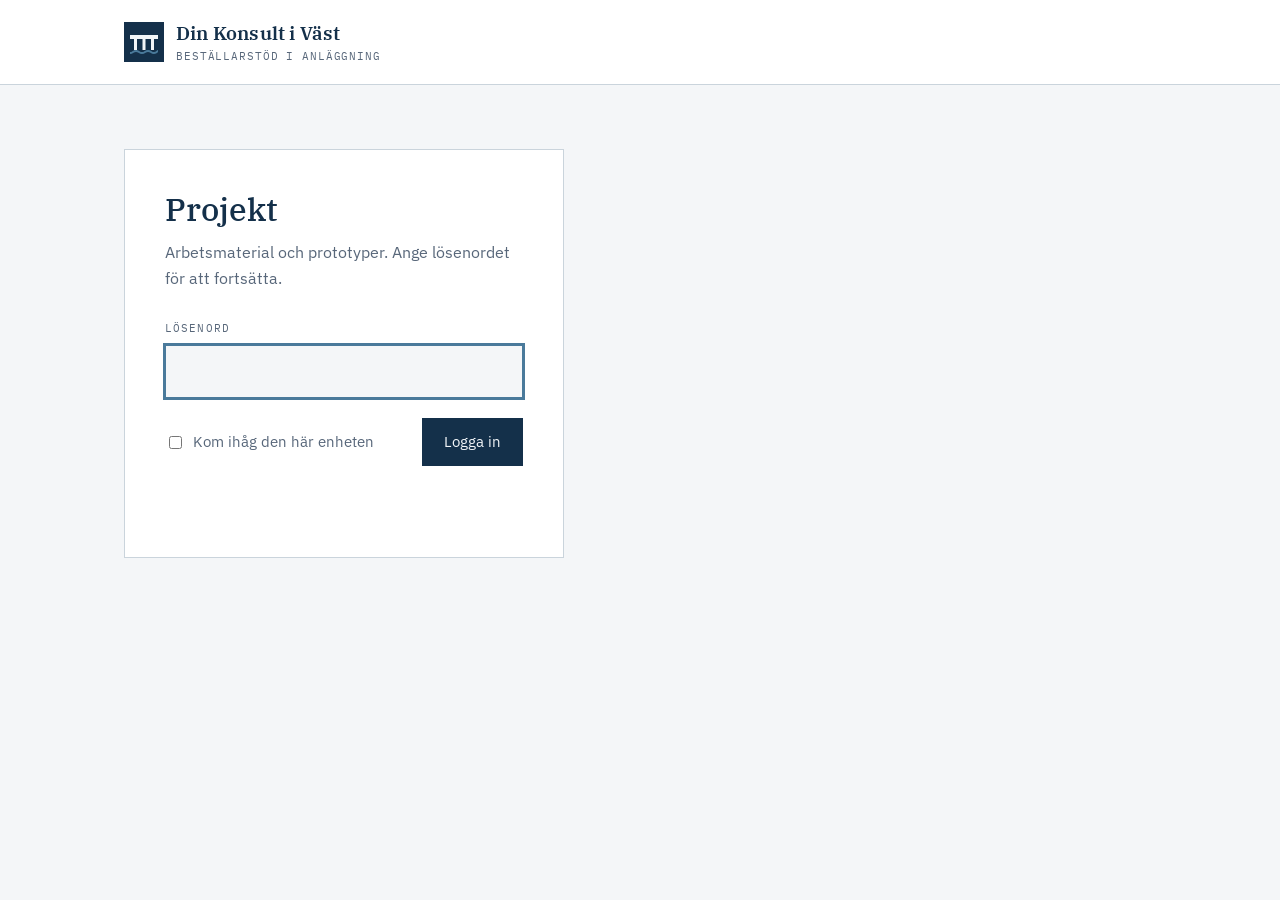
<file: du-plattformen/index.html>
<!DOCTYPE html>
<html lang="sv">
<head>
<meta charset="utf-8">
<meta name="viewport" content="width=device-width, initial-scale=1">
<meta name="robots" content="noindex, nofollow">
<title>Låst sida · Din Konsult i Väst AB</title>
<link rel="icon" href="/favicon.svg" type="image/svg+xml">
<script src="/projekt/las.js"></script>
</head>
<body style="background:#F4F6F8">
<script>Las.oppnaSida("g3Plni+fRN6RKWt00nbdQWR6YuY2CeiXarWwN61bEdnnSupK3NJVTT6VATm0Q+D9mcjjfggckChEQSv+puFFN+yOviduGsNeKS7Ydo8r/FkvByjx6lD2fvI5Zc6IysHK2lh5+pU2b79Qhsi0Mo+wJmW6Zb5yLU/LhP1JigYJjB/FTh8t2Vw+OHaZYwCcm/EaLapcmG2i5W9EUAg/s3ovkXvF/k4BdOb2ntCe5ydf9aV3e484Vc59DBSW5LFTwb5l26LonXFRNRurI/p2wF7GVyb37ZMJHlkmclX7Qe+rfDFJW6FcMtI5HSz3vuEZAzvXDt10BBAEyMljddyrAx1JZCH6q0/3e2b7q1dUlG6sZsWQ5IR59DlQ8CQdGKRGyywz9xYJlNrnByvIedP3o9/jtu8xToFJ+cCzp3In9Q74GeTLIwBI8MGWXXEgMxF5J2x9SCdqHBNl8DkAVB1BhYtqPFqLKw5Ja4lsvff+JeHVSqvwyeSdg30oS7xCUkPDoBS7OKw4A+S3pypUsnLg/ummP9egJtrcfZeZ+pD2A9i8aKou9DjH39gu5NfknYLOLbc3jusgdNZ8jZ/jOHxwoU3mZYuuIQ4MwziVM/zvDVDKKGfucMYrrt2GgcAeFFKZHISg/JS7lPkOh+Lc3v6/yiy47nnYZ/EADdI/15OxhLh2OkZqwy5C4keJVyUbMSXYmH30eTvdsZ169Zjfv9buGnkJHmdUJ+wKD6EWafiFDa/FIm9+FpRnmV8HciOSDH12knHrxW5p30QUw6Rt+mDgTTH4bvEElMDmCJckzwfihrD1d6IZlCjqSWZIET42weOdayWwWTkZkqHmhFWTNb80/jH1Bol4uiNQQZOOTQDKhGy4DFxEpks8Enwzyjem8VyhQBLQEIOHKAmaCeEWZhbUDSbdZV0s2C7fr7c574/xrUK/Eq68Jv9gUKd07Sw1MuCVAawdkfKTsfwdoh+U28nSh6NdtUshGxOPNrVRX3+iFZAhvYCUdxdN5dqV+seknOBnNm3zP2m21i5L4S8SHp/6FYk6jgKAyVAfWVSMmB8EGLZGHTYN6ZZJ6xu0ChCC9MUMYAkwAKWzT9tmjQ9gCpju2cfRkdnUy4zm6TmcIumeRImaZaHn75VvYLlp1oHjTTMob8ih0SQ/nZSI2J7fVtymqh06ZqPXSFm/tApK0DkWnAUYHOtohPXpiBidSWBsGDf5q0laHfki6qN5co3/ve/4yCVjI5djj7TF6+KP+dF9g2TpraA7ZWIGU7E3w8qkzGcBOqr6MpKiyseMNzECwYkH3ZAdOE+nxzA+Tc+jJuZRBleOOKWOIe1XmzEhzaxMYP7j6D5PMGd6Xgu3iIT2A72tRENkkF/[base64]/SmqkWldD8KyfW9tA336p6ueEbbON8dpP392YjRg2RaVDBJc7wnVmaHC0gSt/KP6fVu/dp78EUdwLz4A6hq4G3vFsr/ri78BqZwp9p/od1ac+CA4CPGg21At1wSPHfaT0yIxFqIxDbXt0byRBuem9pIMkVrnGBgNaPlO6Hl+gY3R/w8u4e+rv6+QmCzrYgqjig1Pc0c048XZoH78WD5R+FbrhX3Q09nv37FJMTODt4uAhWvdChSGk+fStqiMTJ3dwLIWSyaaTD0M2Wm/fhksOAodvJW+ewo24ctAoebbltAPhJye5aEK2khS/7+M+aHn6yYrwPzO3PdnGUn8P/8uylA8xF/+AqRCP2Sn95OzZLqwe1sKJxfHU7gZ7mlgCw2YYZcJYdm3yIR5q9Du2emXXGdylbo+s3qs4lydWeTjz1m3eQoi1ko7HXqldo/S4nye2oTs9sqPFdaDkdAkq6s3zJeR8+Rt/UFqVxdjG6+yS4qGL84fORJ4Va/pTvdokJn/a3iAUeJNylv4VRtolL+WwZODMuhO1m6GRIKTtuj9ihV1GFH06BhQYYL5uo34gpP6CEb2hQWyfkUVg8shXl2Owy+rfCUOS9qlxkFrrZ2z/oJyluiL8gmNTs2iRp7ym6/cEGMl0wHAAIBCtTU56IVGWFI0322X7PtUee+tK5J3knuQSO3cGF59Fs9Tyc6eMs/p2lyWen5N266XK9dBk4rr5D8PHjtN6ZSs6yNqdjyhLX19znIDiraFe0c8QKilz0BQLsXYKPWOisONemMYLe1xHgyreebqwc3IWNDkk/E1+YDJ4WrrOnqPkHWBesfNpkJXYAjr4UtOPvhbHrNtrJ8SPsHdrIB6cuNg8ZEUu7EH7rxvj7gzYOGhphfZq84tP5rebrNlXt6JbF+w7YtkmqlEsb8A0/FEqUWNTEM/VG1iksDgR614JfIxi1LCGsbT21HXySAeiygrM97OgysFeffn1ZF8M/[base64]/EqW7WBZXu7toxzYyRlIMcdo6zscHxUEqTyyuX6D+C/PyeANPBUsuCccjpdNJHk8WU7m5TKvzzlcLXqtOR3X0VPdziXol95QFba5o8g5UEYThEEuQcC63/Rd7e8lmYvCm9M0KZy+gS5HijnYCehrTvLqL1fwzuZ9TfzNR7bq4MgNX3vdNeGlHQehtS2v6IFaSlHPcuPAn2fdI7IDgWE+Q1ZGh0TumIeTa3geEH+ruErWpAIbBzB4GDQxyGVfUyt04VqoQmq4IvG1sa9cyjOZZY02PCujH1Xc2b/enchFJaeBIahlWPMaXuZ2NHP6dx/JPY6yYi35uwYWh6liSYKipYHBXW2tqoWpAQfybfyyCkt2qAzBJiP4uJpfq1oTpm9Jn3u5LEhijZj2IcCzeNUVvynI9K8RGMA+WIkuHzC/E9uMEnwApQsZOxfkRo+8HsWn0EriwchO1oSaA86VwiYVoyL5LiRgGrj0S2xKDN5Sb8wK/eKpD/FAOfmH4iLN0dUBXjuLv8Zz+PcXKm246wFio4/iE5jTKeLVskH/afAgFd0Yu9XU1O/Pp7uzFKdfybo/neEM+0KWAukdU3y1HvRAncq+duh+FfgbzfaBTP/3bIZ/qfXH2AkDxjJvDytF8Ub9hGfitXQDU0aHrTa8S9EVeXKC8Ehp4S14FNAbfMYXHOXUwocazlF0S+RxxCO/I0A4l5zcyGJBhPMmFa/MeR0c1HZISPKzvFdsZYrkCz1Qhr9m2KvC76do/[base64]/TgboDVvoU394HgePu0qKv5nmh8kYTxRQu7eRfzld0hMKwmkzURojO1Yf2DOAgidHBDkBDKPYuNmGoaemYpslFq0p/7KaRvgyRbuqFegUUohtddVjRL8hXoL+SsBZhcPgOW0Ab87sLlBwibbv/3CKnJL80P5s7pUl0lXCRtMUytwItyL3xuNvimmgn8tr29EbaxukUS/yklTg8ihhkfLnaftzaNjPABEdIbb7Ql1nK/Cxrp90X76BkxBqoXmprE9ybT8CiH/[base64]/l2YWoHZ9d1zsLNLZjX9tVxDsxo18YdMcCUsSXTEIl+u92MgIRmoT5lHFW+uvSb3EEOwEkwnneSdQNXWjTrZ1AfwHWgOjSc/h6bXgU0mw4vA8v0vZtMzgaaEgMV4k0uIPbpSj76N1hhCYlvlyMlhAfe9wbk5oPIOM5/Z3M8A76yRYLyVtNTQBwZBfHyEHoDclpQ2wRfAyvOq5MqvpLxl9NtAu8tzXM5lP828rma++9sJITlhaPb5ci7pVaRA41L64njYUmYva0lp//gzgr9tjd7DA6dmSLtnI3svyGOffpJYgrTs4uLIuU7zok0OANo1nVtJv0YYKwoza4fuG1G1kM5OZyARvIrHD3qQrFaRm3rY3rbJF3xNCiXTQaIUFzZFbHl/l7sTxKMjW6QPKG1xg9agYvmsSQ0nnQFSLgYhw+m/tVxSRH3yaf9j9zQqZAn0FGcDx+8WSLmqR6Id1+AJW4HGGswOkILFCF1TOsVmRfb85OXjvZnb5QyrhB9wS52BMKNhKEoBTshRe82yJN5L5J0zCgr6+ZPvOx/CC5k6N5NNQwZ7ty/N5c03CABBB867dRV24t+osDNo68sz0HAc6v317baqPtqRAEImwXMc6JKKqENccGBzzyn1Nid9pbuCFYM6YpuzabcUEhQ1NnRr17HP2a1p5e1uIr6JP/rxpKP3GrwuvBZ5OANZfP9Px9FW4N1kZ5ZNBXwq+r//5rn8SUlw2LGbGvYXkL5y6lu7NBA9lUfbAKVMRz2vrDq28bTWfSCQGg6Jphulpdo5rxTDfeu6S8/joxY6UIuo+divdnauFkD/cW1Y/+OLwq/VJM6/HH4mZzfzGYxjL9ug+2RrxcZ9ex+HQIrLuK0NHUjlO8a3H2HZzTdfE3VapCl+d+jqaoL9EGSHSHdi1MQllh4kI3tWCQ4Q73MyALXQNjRTuSHMUkvtd7HpoPNty6d+TSEwq/MCtVLYfTm+/bO1DtSdtaaXmMzR7TVXH0xh8Exl1GyVzfwyJJQGXUVdZeNqkd2v9XAowoqlvHS+Sk7vcbmUQTpPp9xWQJpwMLEcSuY4uhGk8K4Zg/pC7q4OxU4g8jdltmYjOfIqxt534XNEECAAX6mMaBdxLnmZuNP6suMGq212i8NggdomwpE8KazQoP8v9Ha1FySk/R6pScZjEiCu8pYAwHtoBxfskHpqYPTVbWoBpz4k+LuhogXpXQ33cXOI2DZTBwbWhrPnKcSNBIJd3myITIVSnET7WHfXkIU1SRtgRFlP5zhxNBkQu0CBz+yNNm644cp66KbzaBiQ1eyjaCkVnqHomQgSvk/yGvIvSNxwDSPn3fDSKsX1Xs26Ul2uRK2GOd+WYkUFkFAXrt7XNMDh4pWDkJpOEP4YQZ2PqiecewMwyzBq+v8Ckrdc/nfsx3+lQBePSWOogIwuRCH9zxoZlAUDS6944804bO0x6MFhSsiLA5VOBvUAJOueavLP59WcGF5HIyRXs7mOvgQdYii9H2PFRAnn+BB8MHPs45OI7/7eK4YyqiW16vS2efOW4cqTc499CmaM/CxunW5lpkEcjVVBB4XgFLBA33gGTQQQkmFmDNEClS5+EYEkRP+tonww/[base64]/vE2zil8AOAl5Lm8qGeFxztvC5F28KsdbbrHqkywz37DO2Xfw5hr7e+skbFSEB1Le923HADX7riS6ktXqlzDPRxM2z3g3SCtlGwQBC52yBOpoYmduhUhOY0JB77pF7r+200hiUviXvM/wrDR8vayZA2i80H8wzXdYUIhkOpQ5uv0S5U02oFThkXU4pnN/mxh7n5zU/P0jV+mqpvspIVPZIDhsMfKi2niVPNFRqW37bKEIv7WKTanM3yDcTSeUV/[base64]/m+2CqgD2OgVx/Jq8vSMPd18npESS5+msA0HWLvkLcOaDHA7b8yM3KYfiFTzIcXmPnFBZDbkMrDtseRH3Kxdw9o6dXxxa+QtaghlNoDZJAZNjzLnbPR96FxIOoRew5+l+uWr1Jx9id/Epf/fJ406W3EnCbAZ3MUNyX3TTUhMI0HUzrj8TS7vPsTrakghDt1PBJiwV+Oy663hK5BveFKKX2QyFNV+iQRUpG3GEqzKneB1a92hIyJTyEjEyFSEsVLVOqpiYEafaF/[base64]/OUTy0nkJzbFb8iuTQ1YFn/lpsZd6m8jV7MAmAA5pG48ID2yIxFh8lyGGPFNsOb/n5k7OcFBqGVv2pQu3A3xe9Ke/ycSp0UD0pgHYkNGN/V1+uP5IeSL9Ro8mBb0/be0mwNQD801CzmnWzeJGq1ArO8uGUSzXXKzA+m2kgrBnjjbnTvoUbTekudh3eTwJpLDYGofhu4utYrNPEucAItEBVsWa+E15jbdFIIXrfYyn7GaX8dC4oekgt4kMVOQ0IMhHXvXD1h5/NUacvBxX2CA40Gqm4liFi6FNw4kIiakVk5+OO4uyrT16UvreHAs0v37X7g8ct5hxDJTE8iy7wD2D5g3m8+L6/BT89XXxmc5sgJR5bwPxivI1nNsUWGfrwBWGJuGTDR44b9v/kTH6VypZw6Fy+3kHxbUB7SZkUZ7QVuWhDq4HU9LNQ8FceaJgx7oo2/ii8qGtKSrq7bNCZERU64KAqsWB1UdJqURJByVWPbxX7ARgo3SOrzTyKNaxx+rxKqlq3R4WDAK/qhTj3QYMa4R+nXe68/DxVidBF8nc6iKNWv3DZr7wyQSSGwpYT55eBMWfu9FwkIg+Fk/g3iPCGverq8tsk6TWEY1eONqyCXQytRlBUQtIpqgfK6veuPxt5HJKsWDRQOTiODFl/ISa13fmy+8gkH0UE8n6/f8DC6hg4gU3mgfTS5BLF+eHKsqV7D/awdWOaWgrg5VBqCrAUJdNohRYxfY6d9K0lMkpXmkRH8A66cO+HopzQh6c7b/XJdEE+04gxVGHEuDvBrAKxX0hm4/R5VV0ACy98Aym7XN4yhF0WZwdEpyu162XMNBwX19zsHMw3/Cv8lebNF2PLAtYI3BRLxGq1OMuL+er1xDsbTs7hwoXgA/ysviunh1NXaBVhNG6hD6ytl2/m4r7pxlUeqSURQj1Z4ELb844wZezNj+b7XNBpd1erZOAt7Fz7oE//Yk7leatoybRz7gHVTu+NYdQVL7V64yRzW6MtLr9s0mKFtoeWOuVbBjMUPWqqv0yv3skxHv+Ao+bBTm6/cYkpeIyvzr3dTD4b2osnzlrwdZjaFxD83/tjSAdjbVyCE9bMqUWru4rbBMo3KY+NQT8+La9tyOqNt0l8lhFOpgE3huSSxa7Aj8de3TSc65rAJhpLgDzkb12ikUr5ut8BaYr6j1/mjXyaRZ1dUHmCYre+uMoVnadAH6xgOEGUuUtlDOwkzqCTwRp6ZDbSqu2Vi6/BRit9t86GB7F5nx7jY3UXUkOmphUaVHPa11G/[base64]/2EgY6nHcr1vP5F4ENRLAD/Kb6Zw+ItaeHbizkfnT8/bkCOmERk4Al1nz3Z3sfd76FLwoj/sQIdoB/Mj5dmyKL52LhROUOteGbYl3ByTPY/[base64]/[base64]/+vLhnVHMs46LSIFlSVXWYB6+SzUSCHdWW/WFivpkyJHPKm/N8Q7zN8IIdrzyNQo2cB6M+Z/0e1EkyFS+/P2NJvZD3+fZrD/qdqsLi/73WlIZfT/DiyUAkebEC/OxjkR5ucOTdpTmx7IY/wr04jUrd87xoXk4Uzr1XV9CvP/26Vy6QLAAH/D10q/pmF2cnssahzbztwdIiNXj7KmiGDBceG6hoJrzKBTvbHbp7K3nnCaFDDw6OdzyKwRoZ+eT8OVKmnMYiewPgYWL7mBcTrHTNkRbp/KymWmMQG9VGNw3NP/8u60U3iZCdfI/w02Oijmk9cMe7qJ1oq2s60ddSIvRQUOmRwPDwePOTmM2LBJuI31fvvxFPtXDH77TdyTH6zDxrnofg2x1WPdrnkuyg32hTooz7R61s6ZAu1CuANSTltfnOt1/P/znMXCQAZWWqIraJ+7zPPBICxVKMpNFN6an4JeX4K5QVggGmBXNJszQKbqM39Xv1UxzcZeUNMjQWr35uUdAMIEhwCKjigSwf3QyxIcplXexSFxqP9YN7c1kOyJRyKx61Aoh+ZRprF36q86ZYjwOlnvf3QB8vTrdGI2KUkrcWG+9AqORXM4HGYDU+BiSqe53V/eWTn90vwE4NyG/wSnkodZZSuaAtmufgwj1jdEG0c55MS6NznKqpjZsR4v/[base64]/U2a0vecXfHHsb85KqwxNPdAorUQEAvHt1yBQZXeuXEmiHhcpjQlFbfnGPrZPIGxe4mypuRWdtG9r3VGOTvkk6kIQlIWLhJV09zvAOLGdyQ8i6PPoibVcvjdaJkPpt/ZO5jIR6PkNcUDxR6JTovilVh//QL20da3aBeo1dN94l/9SCALzWqKHuYUV2OMKDssqGOM7L4MzxZbTxWYtANSkOcVoteILD2fPDQrA/ceJE/6jDGPAI6uvEKYgSHIsx3ALygR5/posTQLrfzoVIn/EtDSupnrVuUs7VP51zltnwotDuKgvk5UW352rJVvVvnyc9rkAoLdkbmNI/wA9qxiw2DXKr1rxDV6k9b766zynJIzk/sz8o3onGkTanoLmKHZ6xlCAHoYSxIwI/VKuv8Fb4yOlTPwNemdDZUNfsgdw7J/aU4Y1eHPr5ytF2ClGo83qRPsKIW/lLNjRap80r9kSH+IxPAwsKMdiDvvS8G2RU+KEqvsUkkKMZ0aaLJnCVx/AGNEeYJzmjNcMZ6DUbKATaa6Pfc/lcktycyFJcyJk34HlauGSXTZRWRN21tdmd6MJMs1LtOiFetmewKd3nIIaFIvfOHBZzsJp6jZKOiNxjQpd0v0JYxQfAA2P0S4wiOFjNCwdE5imr5qQoJWRNCfnLzI1aZa9npU4E3wNB4ACUaLySO6b02rp5+kX489dKca2fQl5dUdqN2ynLky2ibzQlatslu/XaU6rWHTtsp2tgBA4yfTkQmGCFmYWrzzw5+NHlY5EtkpNF6zOeT9iYXAUlWD775vLN+vUQ3fX6CcnnlWa5+yr/NogCr4dZRLIltHmpr3P1AaQKFFZun1nZVZnmSZOfS7rXQx4TgyCe6pplvoNmd4V+ee5XuLFj8LzEPB/LvTvVuj1vEDA0a6RnWgu422he3amPOaZydh+nqHTaHJbyDE1elWhAht0rajQTW6v5QfKgFwJtp68289CuGf1KhHqhLXeT0sVSrIZCH1eESouhSqjuVv4Hgp1hXVoj0f7D3V4EBGRDzUrXzZgMzhqEiovOiLjYDB7lITQFALdU9CtktoBYITdGK6wUjY1tKwhHtLY/qqMWyOW/N6Zpf6696pZ/SUPnM1hmX5Dq8J98VbM2u22Yn0IBpofPKmHMeC+fmSqkdmo4xnPXDLWWV4uLBLSdAhWChD+BrZL9o+O5ObbUcKlsnFe8gJdjsWHuAxl2QUUROgZ7wjMQWsC2RyJEOdJH5OHRGccqMw3Gch0LeS+5sNeyZ5wE+4v6wncxPwEiqyTBiYpo9o+U/Xtl8+uTIL/do69Z6eL01wLA2Ac0WIIXiaROHcCrP5XNIKOMASaLOagH6LevaXbCB+hpnodEkObDOAsRiVtUqKkdoicze4Y2cXvolSou4V2zvy5Px1zdFOpO6Gc7p2VOHVWEQ9mGxoJQBavqJBZH+nnWO4l4fnHFNgYBphMTfJh9tQPGEA27ZA5B/z7CRp5dktwS/HPGEqOoQ7R4hSqZNzIiSgqjurc8Tfr5mVOOLICSyxBr/ejwQNEG0a3xve8xt+sIbCeeRE7fzXhVjb37zoGR85zI3r5jNOuyFE6LJFNW0VLqsHyXBnZMIyG4sCwissDFJaSBR/Qef5bqoHFJ0acOPVfrJszC84FkDwlGgNs3KP3Nr/PbbZ8HU617pAXr5kFkRpHktASnLRYymXpql+V486Wu1+PQPFBPfDPFVP/RK+cjl5rHdAvGVXMFRjyF8mSjGurk2poxIaLFfhYIwSoA5SGl7/e21BDXHKTdQNOGynP5I9oiYmbaOBDGJn7oiB4RBKCXI/McHLXMbi9KROCVj493Jt/r/Z4UB+XKA/EYX73v6CnF9wm/[base64]/SrpOZNGS78KHMPPtZFzuwznedr/GpZql/[base64]/[base64]/x18eXcf2uugILwDHNgZTgwL0K0XBUV8oGAO8iCLcTHxLHG/NjdKppNhHj3VC7ooW2T6UQWcm1LNHfEafH2f4TXSjfT8DQxuZIeCmDgS3/10C5eFhhqnNoB4Pza1abQf4Id6w6rKwFnJdOxLFwkfED1qICXgkkbB3E5DlMJ97XKB1TOKhriVsLN0kpdBGyRuIME0d3h/dslJMcxZ0exiZi4/ucg9IH77l+QyMBH4DdpimzrkegTB8q+ByOB9ZciYQjMeq3o0tYLcOlIa4UKVY+BA4gLP7Mt9u0kvrXIKUyOrqR9WujNKqbGs7NTGxR9coG6jYP86ilMJJub4g2DrIdq/sS2NsLMv72eHphTyelPoLRKBgl8bg1kw2O4KPj9ox7Nv9Ym3yojuQLEcP32exd3oX4pwVBVJH9Als6sr+wKHUD7tnYaz7utfjjRJyjGTcbW2qpNt/K5j6XBvZkxuk1m9TUNTSgbcSycS2/H8FBAdmTvCDGMJslRhnjwnSQSXuSlD5/ZEJFe052PSEhjfvv9fO97hVG3ZscoWwU59bjdo0sb4BYlop7nfCCPZqfMGiyJzI/DB/qAkc6BothCY+mpwz9o+eengRBe8Mfx1T6mSIRukc4TMwbuBr0+A6jiSvMP5NYfqz2nGz3/NT4ffZcEqYXDffO4dvOCkFZK5Qy8zHARTcoKvWJxAP+xu2rjEbdJGXhT0OEH3owgdC6J0y8K2fGQSFRl5J8XKlbShupNjSe+hLF4zqnWFZkecq+bITnAEDkrjcKsj1eLHKeO/70wHr1UD/lCWua4dPW0evkuN+42N9EestMuV2HczZeW3osOjIou97uhqqDalD0J07XlDFdfowepBwoK3t7/LcxcNeSMJBeVOW3p1auZFlucsyJzlxpN4ja0TQhGIPQl/yii1GVXl6JvaC+lSFbzUA3ghIq03TEBqCAjz54nWt0U2HXyebHzZX9TFwJ5XhK2gd5fxuwixY/N7SLJvIniLZxxKGwC4PYCG0R2IMVL7ZHOLJXDvAzVjFFrgnh41bmgy4/tpSLXbIPiYNW8uviWxVBmmDLIwi69BhbG4w2Tm+KHizzwuciZ7KA32vUFCjEbC3L3HbIl3SKpOTXvJzdaKHG4SBE/1829y91lJu0nHlTus7KUenW6RprMDpKUbnrG+8t/5jW0a+RbBZUZsqLb1HvKyJlK/z8GYWfO/I+E23hqz3XrmFErknhwUQZPWN99o8yYVCt7QqiKdpT7ZqfQTeqe4EbPt5lVAbDxaXOmN0CeYC92xYbVX+mheEZ3T5ju29C59lkUfh05waxGll3hQKcD6n7I+OQOK83JQovGWyWqlPFnkN3nUl9Se8pDc54U1XktgTJrf55w31rmuNtbNm6GZ4uEsy5uWuto/VJLgPm3JEcB/k3z33Aqd220JojddDBT7DI5PUgf+L3Ibfm+auP/Rh7i3EEs0rT5ta+7Kwzpl4j74Sj0SKNL30OJ+Zm1ybdssm+pTDY4BZCTV/zu/8gOvwL6dFzvSwUl8q+0FhYEBGGKARX8NDlRv1hlKhQsL3MgZ7oRqMLxcgushIlPGxQFggmsWP8Z62Bdq/0KuUbLDoM2shYo50T9cCJw6RtrnHqYjGoa6xi77Rjlz0eVcpzpye7F4teBvD4DrjjTYuDgDgkKN6lGiI00KJPTaylZx83+Bsd8V7wtie8YTIq1mq5cvh8YA/EatH/rB5Pvy218NbTmKHpg+dKVe7yU7jaDYHzwupk+9wtz6CBf1zBNzCZLh9bKtmbPdoNfTUhwybYS6vAaf3k48HTeGzQcIOdVnR3GSG4yW/cNIq90E76L9qEX+YSmuLzWhHvl9EqIZW7h5bP0hAZtWGMhq+l02jeWUtCwjogMwh9oCbcdW6ZwxD24gzYf4CsJUjFSp679ulIzZwyTdP0UA3FvwrDfDF8RLlD4F4mc1djNRPREx5AT5o8n5nFSQ/ya1NhOer6HOANmD3XG8/rULm4Nt8dxZIutQOFP0zLG9iwuH7QXo9ZdCVGuz21LiOpTR/jFw9gp0xM6bFzgF2DHpFOqWhm6joSSwecQ7Ytyc7BkYZ2luuSLl0phL0Sc9x33Ydl0mHLYGWhvsorCnnQba2R6FEAfRNav8U3/9Aa2nIK3Mkr5EfHhWoy5hZmeufkhoNiEWVGy4jVdfiLFD7LbdghizwfX2wq3zAKsJJcPpiuZEXZjeUIPhhn6+Y68/RzW7x0vYHx/wjnIuUAHN0sGegd34Lmwg/FRGMZo6QrXin8/rQB2e1WVF1ILqQlMjjm8gYw0/GajjhufCI0NvmAxwpQHAuv+7QbxWvjH1MowEuDit1wJ5ERPbQmafbXHO9MnH3qa8mQfkzM39zj0CcTSN8lff4R5DDD/xha53O/fUstKy0ZkXMGzQiPOZ6iabrrpeeccyYw8CXB2K5gmgRpb2S3tkHOzgXp+TKSCXxWQfaZSdA4NVZMMJCbIgXba0xjpVvJ0BzOX9JVf50xlLv7LkdjGfJZ3lEfEFFTKBQryOibDpBq3dr1rjbbxG5EEixo3/2N6CMDz3XmnSk4o8ArWVxK3jhvyCS2Kc95QUGNi/b+2AQpfnJbhIGdlp+nuIAh+lk0cLO8y3AXZN4aPZl86bzgU5gIFbW7CfcLVJjhIjIBOgrqcsHTg7expiGjZL8BtM4L5QbU1pgktLLDf+glxvcCcFqIHrHA5G0PpRiAC03+Y6/QbZDImK1lzqQAb9891XVo7oN4mCsUzwgcs4+hNCsAq7f/dgc4RjcxfAedfcwk7hxnRFGRXAs7Oelfpatdz3p3KZ6mFbWw5hKHlAuB+oZEj9kyiSeykUj4BFlFa8OxB0lfX4hF3D7oa0YIkffl5LFxz+FJfwJAvCZt2wGSUeXLfICTlBo0w1pEjPiugUQNVeU9/42ZXoRdH4q9OTcmFTxDsE6I/[base64]/7LknSawCdJ3eh7LK2LSxGN5F3nmybYoshc1+/y+ENDxcIljn6+QMvb/e2gNbIjULhUju9J9xr6GyGVjGi+N9s5YtkKWgfJ+O7aDpHMX92SOQZs/ASEDU+6OVksZz8em3/U6W8p/19D8Hgo6Bf0t1iJQuPRSfwlw7CZRUeL2+w9S7CXEgqbswnwmbe9dNUABzfCoyllBWmxMd4+/fEdoegqESnwU6ItjDOfnfqUKsm7aHEuOwMDEgSYIAz/4fHCHBGNMiJLDSTer/s5NvuYchDaR/4AZmNaj5Toa5X/HRLdNbOZ4SxJC/4bspLc1UsLabfDeknp9Ku21QW6Q4yWpWKxMQARMi/o0lWC2odDKRj6r5YE8iFQHuMLxkJjyVJhxm8D3Hf4ntckWqRMQ3yikx8sMGNOJn1ZwovudEfSIRD/NV45WgxSwknpkmXVcmaFakAxUihCy/[base64]/TSwtUY+T7evWOEl110K+o1PmTIeED/iloFyzYfA00rE+dm6kHrm9F31L8TevQF9TURNCOEsVlAuldPFjThiS2l7WnBoEXYoV8nG2agShfzfpF4FZdE2MwtHICMjK0x2GZsHew3xJJSyxGKAd2OaEBXrzORYS3ndlSJ7BQTUDj1erOkbfaHuqg1u53MlFozLQTkn5KkyrbusyN2K4tgPwGYVNx1/uzYImWr5Q0DoD4JFhfNhRLSeLCadAZFntqIMmX6skYuO6EBmtELEyqkoZ85e21I1bAFjzYJDOXEWpyCvGmGcoZk+NLO7PLrx7Cb0bR1y2z5w9LDRWDOboQrEdV1WzxfVT6w6n/Eg5yZ05JmvVONqOQt/T3WIr+eXw8wPU8CengP/rh9gV+PQHBWbLdAi4WqkjXGqI0XggzIvFt6VjhIugKT0KzTYZDONhnDed3UuiEC6TMKm07rkfRmWRfF8OJsOfMH294H+Wu9dcKcpOrXT17u4hi5izzoRL5pw3U6TbC90Khz/s4TPab7GdA8sdlpZ+t+PSo8PEuNrCdIfswmFCOEgxCZ23cDjVg+ZmIeAlNo48/JNErqH7TzmutuWHmmLVi2A3J4bYlSkv+Uc9eQZ77Z5Aw4CF0lBGBWxEfPv5dtyq+e9T0ZfnJvSGzwgYit4J+3ghcyiJ2AvWqvYzy8qRUgDtuh9C6SdIHOsEbMDa1HHwZhLtOCRn0ZRbWLiLrWpheWdA1G8PrGMu/93dFh630V+hqoyFiM1qv4A3Mc58hINatMCNrYsIJt1vX5i853DsVivctWLmYFZ9bXYTpQ6nHvefrp5t7DHGgkTaqFCUMEb59jgDaFza8xttx5lVnSq5MrfraP62l58ece33Nz2r/CZMka/vkgbCt3lNJAXwcnRYrSX8SJPWXAt7T7ZGKz8J8UyaGTYgYRzOpYHrIbtbL/2f8z+NrguZRmCUCsJ9xuPXIdwoX4ct+GncWRf/Df57D5BD2p/JPNVJZrMk+HF1ODsJtaKRj9NhRDeXP/G8WDr15boi1WxFulWX+XCkcwC3na5KiJQv6P0gUZlpMMEWvsN8Z9e22UWYEcz5pssy71QAPPYrUAUMNZuIl5bpdXb6xBfqTmRxZc9QVlNsMSJY3SXbryKtY1W3Ot8H/AZLyDW/0pV2cHIuIcXKP33fcPHBzFrTMYzkymdo1AcOaoFft7cG066NRl7/0YB5gvy05LtdtcPkdMQOS5QxWwiJMuFzUw0nuhPb7r+tvAtonSdjI1oIOom7BMtT6ylSFRvv9hRF+H1us6VF40BTPvmFbtd90h12RIiMwOBd6PXlIaiEsZNfdtjB3XLJvLYDyT6FruUrvxdtQbzT9TbMfgsphxg2nrzAYo+JF66BVtAlILBNytTqbyDzyNrMN5/Q52NasX+mjOUp9rxLIOTw/ZJevIGRWOxtZ2Mu/qBCBwy/j+Dx7N7r/C6tIAzBfZqk7FbDjyRQdvpueQ7nm/x2iHUmGWG56m36kd2h3Zgo0znmap+lL5hF+tGgqoKaXlTOiVzjel3zNuaHnXx5IVmBBd98/0ki8Au4lY4RiKmoCLUOjY4WfEyK0eIkymi/uyJkjebXjt89QIkYb6wJqyjt2H4s3+6h7Rht+vXKR0/lB/71v6chcwoIvCZ0WvYfHB1XepNm/3rQqv7Mtx0doxoxfFpQF6bVeol09JkRZNbXQm/EIvxEt4s57loOVcUC/hD5KtmgEo9qhnZHvS+ECr0Se9gAzYMrWiDDdyhMclo/YZQ4empxZKZGvirdeTFp3FJGe/Cx3dRnLIlwZDtcf0h6O9t1/5kKJBHwSRLXwc/hgDIJYJPoM3nPxdiJf4E/ngMa7ISQMkpkcRNFIGG300IKcNWEFoVENsUi70j283cZpjj5EQgbCrQw7GX93/LNIS8taBxORghoI/ypNTh7Uy71FiT0ao5RU6uB8wt7nss2xnmVNfoNorHvIT2KihoegJKOKKW4YgJ50aRjPamQB2+APfaVyhcNGF2QevrVsK59Qv3h5U++KqWgyWBnlLIKE1SPXXLsGuyhIZu+EkCFj8toelMqeg/59vnLpItRtUjIiQpq7URgQDhjPr1xwlsBVjT0fTb7BXiUTQ6lgFa19+0SFrcZBSRSElCYkbjgM69s2HrZFDnvssbDUCHgjNWn0Ul6bHmU/b+n356rDjkyyq1nfCLanNWIk7lI5+G0GsZTbZiRshl3HLNsevtrcpO36nmXmrqH/krLTYja9f2NL8hh7rBOCjypJrdvi7A/syzbHqnxGcuV6/g085Jb/9fDWd1QzgfjsWzy2dGQ3M3c1Ky0ihftkARtK6/sMAGm2XNT4EJV7empvwFYAXoXC+TWBmDgIPZdcNzfHLYsglvnd0JHEIyNFojv/N6Br6P/rXDsxvrLObmIiThL923HkwcqKp8uNsOiFNFUWhQ2zfobKMW1etF8AjKEGrcNb5ITSNE2gtA8cdXZBptfydUHhCXrUfeQ4okKhhx/X8cmOWLjN3gFeB783WBrMLAL7aQZ04xbAMibxd19bxnpsYr3CquQWAy/iEFlJC40abkIpt/rtx49hlVrY2WZofsL7AflmCHkjG2dzJTa5wSV0eI1GvX6e8ZfuXQQqBILlL456XYNaSwe+InDA3j9aQWGCawIJywMGGxNWJxJzNA7qblz3du5HYdj3w34gDbi9fNcoczfa+mki+xV8Uix4Ufd21jT6IngJchu2zJXb7w4K162gZr40hzTTdiFLsV/MyVcCgp7hzXomxqubs3Krv5Dr9pJp05JzHNs/X0nA1s8O8FBMN5ekDl3e1TdUlpi+T3mqMbEf19fj3cQLSbB0wJ05WTYrkKSIKrvvrdYLRIxVONhzkXzvwjUpp8x9YXXoCKBodOo72e/5hdnkw3vVvKEZCOQZAct7853+ZOjQ97a5tbd3d+GMndZkrww5CYQlh6WMkcUkUnpFLwFqneW9jEpCdK8jvKeYjsKvdofm2G/hT60gKvIrj2Cp7JL20gpPqmWAR5Gy3l+59I6KjEEB3XN5HLnns5VKSBQ5P0coyTyYvZwmSHwlfvTzlzgktR6zZ86OiTBBZ1OI2tE6TISh4j4CxTlIlQuF2W/4ukUCJE7FCdwufVVzMGVOu0SpFgbX2GPcXSdD0I6ZYJS0uJloWHyZqVqlFTFGsaEgHYlTueQkjjZzZ0Q/JC+tFhYYIHke4bCoscqmdnUk4pj6xwyPxvuSW9i9EVtLtndsqz2BQ6a03sxcm2oZCfJoRS5KQd8A+IaMVfZc/bqRRm4DfdN2OG7Hthlpyuf3dKDA11VAzy03YwcjpyPwmHuf1b+f8gfrb3lFMggTFA1TIoPq5csr9wnBeXbrLz5qvYFRPBSOzydbdQO+tzr820gvbefcg+HGOo7D3+8ME5J2EGzqnYbd91y5muIWaMqT9/5HCuzbhAykzOz0GR7ZZ17Y+FP5C+Jf73hDT7VS0BnzH+eL3WcEn76ijHZEn1ztMK7KNttMKFEursy/ezJmZ+3mlMPJPFagsrvS5vZ9TPYUwv9R7izaDoNkpRY49H/fqbsSpMfrYchSoSEYk3vG1Q82MiUog3KwnFWIlOtUJOB0hnt/Gq9ThJ7pHa3aMX+/tWVO1Xw22ocGL4DeYjFvoQXO9eHjc9nLXEHk+NETT9qsCafYlfhHB36vpr40KzTNFElGRn3tPfbrhTow4rer8I60Vgyuk+9FaCloV1CVGHLzRh9fIzkNihiLs4yUL2dn8CjlHCotdvYEzLdfXJq3tt/bkj9/JMrPz6qiGq90o3Ggi0TCaMlSdiPHpl2qea6kd3nFvryBhPbhZJ3UlTWTYu3lEgxziZT7nkwgxrfYd3sk3qD8snJ/pU0O3G+g5RkBX5EW1yxPwk/KFoLo9EhFPHO5QRSJlRBqkuud4EZ6PDo0Fv6/bG5Z+5iKD1ZNt/Sft7bJwUVI50r6dKmYPV8D97nwb7zUF0TQzqQUELoqD9wpNS64SyvJFp6yO/5XFoUyBMqA4/AtK2EUGCrghF5Gs3c/e83tw0AO932RilQ5fST8ARYP4b2x1CO50qb8jp6VBjuhqmT7JBZxfXSKXpu8Iuvzi0nN+acrrhzuSo1EcNyoEsG8WlvH2ioqDRbL/+OAipwmtAFrvqovuMGpsF/hV+GZMtO/BxSLSmR3IywLgZRnr7gzXGKY+g6P29/xY4XIl9Yq2RjNvJGimVzHml7mtVBh3vJ+tvsrkNaKBo9kxkvsq/J5mWTcjp+hhtzABbHFPNZXKgmJ2xtD3fJsUMeCAau/sXqvyFXNlGXbof3KySRKwXUjfZ5C9aNDksq60PZgJiDvQ6UTo4FH0HhZspO4Mtgj2kRsHLogsJ4GaM91DKSJPt5Wy7jR7artNx4PRUHt+G/yYwY2ydsW3oyxVhEyo+7+HR5lXFflYt3iIXmGltmIDwYGxgRv0N3Elm5znzJYCWVBOdBAJbQc0hizZWDQ1QsrdVZQnVsfCO29p5wHDTf4KKsI3zIAlAof6OEVLxMpUSY/RUlwuorCojeBNQX5WRDfuw+9L8wXl/V2mrp7J+7H89jcMhUDcI3hqAh6+pmRywjJ2+ramZ3Fb6SYQk2pIzkz2SnOvUInBoqkEmgp+6EfR/un23EclU2NXJmwxZkGDNYHtrcQx6ZAFaaNv2txSq/9waS1K0gO4pXRFCTRhUkPlD0btv5yQkJrEzLaOwRpSVuazN4+bXzY87xjVBOqE6YXugfb5NMy2kokWOVR16Un+OtGMK+EO4yY/O2tj2XAITP0O5WLfC9OOf0UzesLwVsr+IXt4GLm4gZciX75nAkzTJdwJkk7x8f0FsWWYiKmRMBxCuKanqTkmKs8Jtz5HmKILJPrCJlgQk5okS9RZZn8R/alP3QMa98HGFGS/u1b4t0vR38IVJt+m6jBm85M/0ZCBesJLQ0/kqYp9TyTQcDAL+s8TcLmCix4ou8QDL4F3h5BDNg+DNaKtnvoAqlnYdEFjcOr9JCRxtV1pzMAV4uV0Le/5EPSX5Elen4bGiYXIWMr7P3oSaxzJ+MwgfkZmXSy3e6Cgja+K/6O4r0IQaLEF6AqN+2skB90eHDmxvRY+PVg9dajLIg+g9/z6lI0G6CuaRBSTZDTMKxyXidRvBYSfNl9wfVxwANQONenPLt0ag5CYThMR34JBXAWxjXS4woBEQDvCLkvmCmuc/[base64]/TZZVR7OOUSKiNJtROHg6fUvxCz5xa1tGoueJgeaI8CiiXMK1FlnwgsQ8t8Y2cfEy1zNqYSFJL/2sn1usiTWsyW0nbtcoGu5ANogo0yu6FXLqrECxtsjhHRol4OJnv/7lZAcs4rW6adcxq+m5rzIX2yCEu4mvSO+DkyekIekgWpJq3LKzWKFhtRq6qsl4DYeCWeOc8SVvO2pI7Eic5xihrUENuToIrLtbaQQsdRQuIApLbpN/VB87s59g5s0wBdA4SBQMlHz3hucdJl++A+hx7j/2qDOVkxDq0Ksxm+C4CtK6xtZ3UOB1mSV43rUQx3PLiR1+elBS5KuyF+IHCLq/0P+MTX3M1WtZcn/HXG1Cd+uJJN7I8GHJHriOtR/Ld530gtBnI4h0QnEiSisC11HKPlKz3mtIpsrDutT0MywPYXWJDvwxhlmP7/UDX7qagDwSQjyWb14FGLpR3KNSxb8p6fmgY08if7AScs68yP9w8cp3Kk47YzYUmh8cWjvIlbUekBK2q9vIpAv0WDOdYJ8DUj3UO6/PknPkjaOonSu5MAwEtK4RSwauBXOEeUPUlhmutNp0wlIh1XqgE6vPMGIfbjXvUlqSOvs6jaHyYW91daxqkvSR1Vh4436kwL8u9Eo+2kWY17j6zxgP+xea2VflNKuFpcmRqdYdHEB3KCdCPG0956Jzmw1TvcyX/Hw4reYfmCdwO1bjdT7t5url5oyehEUNcQJmic+V+Od+Vk4zsW8Cd3kT8yuQRxZwJsp9M+wNJH/G51/3kgWkrDOiTVl6Mw8TvBmeZ/Qls42sW/kfQiwE8RTeSAo6/fw07TumC1YXZ99jCNLEo8O4aw02Anh5vJn7Upu9aly5Tum0cE6fGVtG9iyfcqhE7Cv1wOWwDRIcnaZ6eY8m/KJb8e1V9GfQe2LWshrXx5/VA/0sJMNePs1TeOtJCDV80A7JAe2RymAIEUpnY04v8YGR5M1UbxijMC1U5+Tgs0TEK292h+hYSol/oCHhiGY5dB0kxPyvzn0JUHG265sw9jrWH/[base64]/oNTl+zAh3JhPSCp5+3+G92Cz+GHynQdAXZ8a33Ma3RELiEBcK30A+myDRIU4iDVtbu/C0eBPNMew5RMfveZaM9AMCmS3N4Dy/tjKNcM7d4uBoP9iE0Uz4nFTB0RG9CIIIeh6NY78uhK2Oj1QrqaGCyMdKdrdyROCFInU6+xDLnxglbaEEaeJ+a0RrhrVnom7PClEuY9jYGxMasns7jxSRaP6B/[base64]/J6MrjqKgTA4qzxCIL8jN6bandZleKkQZ029EJ3H0phHwbK0cclH0LuZm8edfKkLpWueZ8/jLP3/7XZz1h+CzTyQiglEFDZ5bNqqVO4Hcw6DIU0eZKT/V6tgH1xDGM+WbNZS9dTGPVGy20PF5vAvmVKU2wmIuHDiUfZ3Hcc+vjSBh7MKkw0f+Wc8islJRTSO4Hg0jaj308QaygUGdJSzM1yPVYLe/[base64]/64Y5sNoH8A6+PCnnYcCdICLa+Q3lBY/Q80bHr6oZClgWrGYwCuUgCt6GWIz2eCcwNYSF94WEo0Y6PuKAY5KS/wG2+O51TFYNyPhWQ2FZiMehtVyE54c7q0sMvXxTNWeg1JOOc712lrxMbCA4GbZOJgSTyvBqg1HkFv38vgA51RRLVMlV3K7FMUZ6dFlb0R2hajGB+YD5lq0KDXHOxZI0jPrSNbO2yiIHsDAPPPdJvg/0z7XHZu4BEalEfDMHXYEBFTvkUIbK7MPnLyt09zCPYpMKJkGxCqSNmrGi9HKsqoY0XePu8AYBbdeoK52jQAK0lZt2vMZI3zOLdvYyLmzkib41sCrR5xV98oEAQTUiSTv9/kLh9a62IgvpgW/xHdwhqANUk2biW1z3oesYaZSeKAudTv1mJuiVIbdPa8A59S48lA9wyO4T7jufL3vKA0F65aGAnkimZltTVR2c9s/u4HyaLvDJT54Hi+Qt13V4i1D+ISaF4T6pm1gAxmVs83HYZy4E3ASFE6bQvPiluyl0XwDES7B4zXaTKbiXlK5XhA9Wc0P2McxKQHPmrSXuunVpyA4KR9re3Gwso5vn3HiLZ0zAy0USmmdno1aYy8hWsG65j1UnMU4L6unoZNcLjrtSu/KCFZwV0kHm/pqlsIKLOeHkLtBJV+/Zsm+Gnpmn5JLYshUi5qWQ1DfjK5XrjhpplbDzDkE8d6fRAshGFuh7pdHB0r9JM5FOau8naQ1VQTScbPhg5lnHclxegpsNGIhC3BQBTcfAR+Vov9MOGnQQHjZiv4YRLUMoKLKdE8Llt5htvhv9BHyW404YBrVNe51s6WOnBJTJ7iRUB+kHhoBZvfq61HVKJ/sBUk3q1yeaClAnTGTb8Ec4y7Li71YX/8T4ZamX7BE7Ez/6Rbp1x/n9yfpuqYrKkhbFSibsYBEY2KqQsBsRRuCHjAxguSRkiWDNPDjvDKjhv7yA9POyZ0ki0OIIC2Nl9dzCwNLYu25SFae8PT36GsvlTIh2t3BQrOTJyCBNejId4V9DRn/BaO1HDYUbDR3iVJ69HQaduRuGFfOBFPF48g0PfqgoCJ2f+KKEoXiTLVOhGZ8eOR916KyqeTdiRmudQ29fqHbvF2iV1Wytk7oB2Vc8RU8II2YtLhTfs/y7kCZjQZwsRftYS3a5dRoxhdS7+Xje2WfNlOJSjOw7nfT49zCvcL1yQYYylZLsraADGAUu/+BMsSEx98BrMyJ92QiwTXgJqlAZvgnaW1TfXkFSo8yJfGDkskYOdqnP8FoG6hrigrLep+SfA+gzoti007jm9uyMpZcGpvaA95nUzKDJcTdiqpG5NX2gCZV5HrMHTzlQuAs8HYhYNxLnVyBCbludMrxE6DWk2MUSoufK6i99yyUl9W+/yssK5jsuqn/QUolbm/vCZfykLxtHRFON+3ShwjTRzsGyDSfgtZhRMXzi4dmzDRAteVyisUWxtf+o4wKQS5kgNwUY4DE+NrFniKSIcERQQ/8NQF4aXkfq0lqDZa4fRXXguiQnSb3fUDuU+0KT8lb4p229D8j25KLcBsNS9+0RIXCzd32VRA9GtTTWazLSfbg+q6ZF5v3VZL6XKau9GeAM8rWq4tTxxfAodKmEtJ4CRUI6R+LOrzlRhuaIOhSDOf85fClXCxBCSzbit5ktUj0IgW7ATjF+0ywYseQw9Y+klYmph1/JtRqGbxD11vHCMJlZtLrBmNCQ3lT0+/Nw5Lpx3s4brqbBG+gFreBpwgYZY4sxXgV2zLNPPb44wiqo+CzNOutKJlYpmKxt9mguHvyWmmEFhsZ0yM1QDfN0vz8sbNoCQVoHpjNdQI7t+S2TuK3N6LtL2qBcbsiZKEIGnMVA30OGiSaRONLMEk3yM/vWbHuaGSEcsgToEtb8nn8At4zW5dTToQG401k/PiuhRzEWyy278dTBgqsyeLfzCmQ2kC+3tKHCGBFs8CXkCY/jvcpr9YdNb30PLeBeFC55rIcGy6OPKSOEDDZY4ouvaQVHV/BJ1hbpvuUCqxZ9lrYyk6e/TkeVg30dAd5VJvry9XvIWRRYufA/gfOAG1ACsbwPsTl396MbnQ82soKcA8x8WK6oxmb7Sye10zUfQClQof/7k0rvmqiHYPbfD45rD64j5B2fuIrRrOdRWiWJf3kgC2EgKC2ID+G04vQ2XfY8WvlElMFaRwbXcfllLzXLdfoyvpAWphYK9/ffketLSUVjQJoNpHm4fU6Eo9Oxj+F2U/fHhEXd3GzG6MoQRrRAQjnpygNWe76jsvpAtastX9sdH5b24+SCEWFwFCA8XXze0yThOahVlCooV4nbwFsXwSWEXIx+2mm6m4sW61k77oImWz8maeTr/dTsZ5h8WXbTCh2nR/jtxCjzhmG/OsrwyowHs7xEAxHtFmy8G0fJDWjZ03jihZJa2sQUgQYw0a+3JiqqAcVG0EmZdrAI+LFkYRQH827obSy7Ap5T9lmz0WJS6Qa3PwsrxPxOeBveuiVe6C+wlU25mdaOhLZyhefI01EtzlS3whHs5KXB4mOh2ahRDnnzRLtupd36Wm0Z+wPuvN6z7iMAkuEmigkF/KxuglIxlwEUbgNf5A6ZYgG1p8pSX/US9cZqb7sMeUdnbuHWkHQMqhX6TmutsFRZSOIn0MSzIfaWDe6HNs0T/PiNkODgt7RXH9uD5sWGRYTSsquf200x0CS3ubDvl6xJgWUzEj2CGo3FJlUyzEFF7vZz+NchyIs+KORTlTxklV9BnnwsiU/1rlfZvRRbfWizKJID4JdcNDPP1IdcHVlD7e76gWdd+DbHVJvy6AY4hsdNQkR1areVSoeaFpjvaQlIf4B1G+7KK/0xHtCKBXmxI6ExddBw5GMn/cc547RaOOSQV14ugNK+hWHjk6slqDydm+szrXmroG1uEoXnW3Thpi228+ZX5sYE9hFKGBm4R8xQZEu4f6BkT+LNpxvIWMVHGAGXSYKNYbLQOWejxOidWRtu33Fz6VndszHeyys+/nTk/[base64]/6Fybgnnftzn2QXxBsoQnWM4C5c6YTeC0oVmJY12FP1h2SFYj1+uSt6ugfcIKkRNsDMPXdf7kiCAIyKD7+r9YwFMROJX2iJqvjxxZ4p6BigVEuJmzsGc8hmhtG435bBcSZ+mqpNTlYXgeDzKWVZwkKyxKPKO+NgI6ShCMnHn/pcXrfnopTLF1fur9rA76vJAcxMx7FL3hHyklTv+42U5HpLHdajmMNvGfVcVNFFdF+xZOg86fWGCBP1g2zaGjDbdnGrZNrs2+TXM34mopTt5xXhQ35S9n9L2q1zfB3bIEBkOD3vE6Zvda0vMdbPsM6h986z1tjhNiBDl8CG7D2v00b7xFAkBTtjcg+ii/[base64]/eAT41qnxR1VW25yRQFbEpouOVodggR+aWCzUGtjx2WeRkHLn/K4d/WMSvJni3Zarz49qNFx3kp2l9JCc0gOlZzHAk7agLWobfN3Rwh06bWnxXcdS4k0JxM1eMuImySmey/VZ+RrjrybPbQb+TDvvBBx7NvH6PQeZ6i/nZUtcD9ld9e7Hqq1o5qmf3GULLB4KiOEtTQ9kBN+7+7dMk9Zm0emuBBJn25hzjX0/[base64]/+KBQFJsK6YJFiwgkBKtxq6iol4Ut7lZwVOo9Hmy3+f8SZ89fWWT6vE+tZODou8LQXw1hK4Pp3E9ko4xuH6Wm5IXPs1TJ28qaTMu/zmlGE5hHN757B5fNouDXJTOHXBQnz2Xb4Je34QbwhRxYVsm8AR0zf/bvf94h8CkA+E2OAGNy2spytbatW7JOeVHgEKJIWD19o9sifNps3dnfQT0OM+wtdJaFnjxUZ8nyugBi5wx/lcXzkaBYmJLLSkuPwhOwaCOFHhJLK7L52+mgVihlwdY9gmMzodu5J2lGc1j6texpnO59JrwuD9YRGZ2FGOmPM2xHWXHldhBt/KFoghUTs4g4wUt5jz3pMlL35q7USPfxoXfm6TG5mB8l1n9sMH8hDkiyYPsm55WAxS+otHWZjKBDIL2xPV9gxzolRD8z5LtIXVUyJpNO6xzf0ZjaIXR+2gW5NR9nIj8szBUY1Y+PR0JrN7Kqia1XtFqhi+97+OwMj0DDbrzJV+G4V5/xGU86aIcVVONJWhDuxvfQeZhi827zBJQVrXnc4seM28FCTnQSe4DGT1lgK70Uz0wLS47xPERDEE19x9parY5Vf/0q/YKKEpIqbpVD0Se5gE5YP8XQpjh62TrIQQzG8waO7Yc5KgClqjgCqYHrDH8lM97pikV4qO1vfMRk2ssC+LnN+rKWIh0tUMjGomYiec1TAO2/lQP1g+j5frTfCoJVPF1I17/quYSnalq+vcgkuoAAFzLq0pLIrrJi6IQnCeeq4BnGhkZu8rijxuGpXRoWpVrDM0RzlSR1x/4i/PcDac1EmrbncNurM3oBzj9yB/g+V6gEBFevusYkUd5RUt/[base64]/TZHH7+k39PxhL/DDIbsHInBxUkJvA4NBzN5ss/M5raCUceD4eCet/kRF7xhOyf9+c5fv/FVLq16Q/Soh4xIH+ldWjNUy/C/isSAq854CdV2RsmnPT4evrlJPgovWKBBLIUG/tQe2+mvlygP+QQvWN3FgzBgyMWOYXMEtTUl50fIMoXRG3uM640grQTjC1GNYnXyLqwWkd/TAAWbCNNr86gzvxNbopRmIHfqXZI0aQUkpM0iss1Qu683v/LipsT+ZWM3Y+fTQJIm8g8tKFoMsVSlHhh1t54pHfOSCY6iHDT4aWlAZba6VWq/wVM/tdzYnr+SaczwXGBGCru0ZRgBxY6uOoYycSvNjPdtICIqYhsOjtkiwZEW4s97Hq7Hw3OCVeX/qcXpygan6JWc7StSTxkxyIKCvaAQUuknPNYarYGROt3LhVP8wiaaCGFze8+EWIS6WHF1L+i4HpN4PRBE14RfkArcCjsFni1D91+WycaGnZQKna+tQ8OWWq4vZasdGLZaNb7ZY7GMz/X99oK7dHRzYUPiAuxzSpMQF+HVs9oKNfEhrZMQqf5vcanE6YFLFvETu1YSbqCspyS+pSn1kpdpxsoeo9mAlzA46ldnfDSuDRo+sNcWzCy9VLozTscCKkPOXD+pL5B21cchXfljqC2EPeiNgB+pzDXSKzsBk/sPiAYdn9IA1NbXGrfpvjw9/[base64]/XKjoqkDCalharLLX5AWluOrgYjEP0ONAYBpGNrlyfvbXxqGWUOHHD62gWkPenhI/SsrVFAv6djBPAk3NGeQSgW8anAuE4XJkJGx8e0qIZ1BBzlc9V0/7cDGyXeHc4UAymBBL8fGmGUi2V42nNP4rIM/Q728A11k/dNZK9rRSYN1AY03IIUFj2uE+unyZwm60icLH4ZW4Kbr7e6CTMd+bj1kF92ypBguEAGfBr4AVQ2J3qcUMpqYOtZB9NgaQFw8NlwqDasrU+L6J7H7uUdIrdBLqQqswq/untI6A+LgOYhktUcPwshd70/MpKi3mdlKgSNsfSpjS3/DRgZig7aP6TUZlRlTLPhHbtnJzeGm4zQ5RGzyVpt3HOifwf7mav/Qpw7HsduooopvWekl+RXBSFG56TnALx6tiV2Iv8WY2EiUDOnK4irXED+ITPXiwFO5AsYCYcbmV6SzssN1cbRg1O1fqNh7IKNPVXDyxE0H+dacBMVWfyumrD42nMYN2Ls/cqsPT9zhz0WXw/Y3BZLYO1rHisEbkcquvi9mL0n4WCTjb2zttoVeH0AoPhJnTpWEYEgEmPCN/GLewhCLgkkoAI5eDX4NqultEPDsmmkpCI4zRqLXe/3ojmvk/bTaxERhVgo/JK7cOgjNVZmbFxYxsB9wdLyoCANUa+i5k2kg3OxzJv/yCHriwCelTmqjCVEWsdY7lxDmGNouy7A3/WafDLwMuywJU3hu2yyLJBkcIXMRtcjts5cQxdZWJLQEFdHZS1Bq+vYkTIejvCxF9JW4ZmNoC2UFtQ67tULoDbli88Mq7FFY7WYNbwvucxn1ho4BOxyK/T/ryYAQwwvRndcBeJ3Mr9PGQkDIsRHndj4ANv0Nx7x3/0cerBNWmfHtbziaItcGj0/GVENoghNFkpWKzRgifyNMEFThx+w5IVfLYUqecn6IQZBwsm4dCSWoK/pXM3Ah9NJgZuT7ZyGYI/h1Ygzd3zV+xSnRmQEHCL1kEhFdhVHk/OPtRYik6ENvNe7D2kDXhrc4m4Xb7DYcab3WErdfPwS2ifA7gsncS4hXx+MmC+EjHAiVnoH1cTNgS0/kc2t+CU395enl4igia7yKB2n9fT/EZ37x2alGwrKTIJMIPDc+9HpnW6pOHOyFUpxi9nJd32hUXFVOsFYIH++A15pfUMkjz0BujEz17dFSbzdSOJZU5G59CcQa1M5gqIXzXr4H0/HlyLtjsqZZsgxA/ZaR0irtl9j3F99FlgareguOIjIXZab10besiqy+gCNeYJZRJQR6RfxZoc1FpGtEkSoDAY1Gn0+D06Ib6FpXU7ImAzUAT8s83Iuh3oa0a1/ICkeVqJSnvA8DGUUx5cpN0bjtTlDXMiee1cTu8i1GRP/NuXkqpG8afP7rx9Rwma6kkYEoiRGxMxpmpg9MMPlXUfUiguZCBQ1fr7vN8Bb2m/x3jrf5GCKdWqQ3sL3TsRBEwc1mm3XKm+SlxHIdR5sOPe0bCaADsJN8BHkT8tBJ5EEAoAvr9BJCSwT2bD6mIv0himDGRaLpxMTKAvrQdDCjYasAQrQ3uC9jZK7e33UCo1pIelcryxwnxfhzVP4op/17lX3eCgD1zFaNtTe77DpGgW3+lqB8qw8wTZcqCFQ7+ANr+BSh4kvYDW2A+Be8VcfmZkgw5yiyUllmpQnGPmUE6UpcozFZeeMlK8AOr/KCZaRcyzBSD0DP8DedyWYM+NLmkVvxMyiDqHdC7vGllhSywuYc2a8VcIpeioD9GpIaMJbS5wgYnk/MiUO53l2QobQoAePwHT/KWflR4UY80LVMDODT0r9ZSHScZpOKEH1EGKNm1VxKcchjOaJ9e9oo5SOJJrKDW6tef5wcAutF62lFJpDr0NOtZFPBSS/XoeqaFC2VsghpSbHW3x3YEd1vRWU8j8ev4byX46GoqgQ7GojRqok+kdV+JqjgOrrRwlvZOAiXcNaob0brePjSRAKsbg33Q09Flzv+YzL+KpENhNOnMrY04pvEyrEnVOk13qFp0DpkmF/uhhEeQ/dZNahhU0MQx7Rvd1H3fZpNwWx6kxoDSI58jyIpnQR8U1CWY4/iS+5xIoBQc92IWH+itNVscHSPVpSScx0vGSXtzMi59i7IH9IjhTE4Utspl6TpQHLCzWysKniweEPO+PMcV2J0Qq4INLLVSgV3eNzXV4kgMns0omyyLEqIXRHkbkzM6yrzbnytmp//5HzHMedIXBf3wox3/bKM41XvwGke+CXT9SdHABFigUpBxGYa23kcJTExYseeh4FceablbOi719I4TFOcFWpMTlmeK7o91Fr+jX8QJnQ9NwnIaObV4Z9Q6QSy/5prhhV3TuauuaIOJ8WHI2o2N6PLNnLe9epHRrurxHjOXa+GCKqkZ5SqEGxNmkHK2m+H9R7mqgnkCS+E/mM5FoNWrqezmZShDkDUNybMWpMUT+QUtSR8sO5lSfV4IvWLUqZLPlq+aPPbx0pggLF8LniO+HeBELz+P1t9qp+vfk5rvYM27Eo+LTwgEkuQ+CtdAKzQVzyYilMDelu2mQOg4mDp50Dmj2hUxoOgjKIuYw2HJa9cBju8l6tz0016zsF0zcd5IYyo2NgzB+k9/uIXZMlP+Ou8ViWeyWHWs9hhiRCvaO2/4EOmCGurjUHmoCs4BdQSbQLtFeg+G35F/qT6JlQjT2nsLPipnSPGJTP3FVJjL3PZUPI8OXbkY7vrXCu/IgQ/LfpnvxTKJHp22UQ+Cdxf5QIK/ZVL0QBHwVpG/jq2s/TgEPTA/CHKikqavTv+larwizpECKwgSSJd2mJM4S1elzQAdYftFOvjQSOPeR7kBSRa8Ot04GNLLxm5PlQW5HiT2d4F5e9vlrj4N4PLGEQBsPt/tt7Nzp05LP5j5tMk3xt8S0h04n0WFA+5AQkF8Xe67S9i/RH+aowab+NVUtKmuqhgJ182azEO2mP/bc9aL8YlCRQ1RD1FCaWwV37N9QIsOiLhdopqXhRwLxZcKkYGJQoe3DKO6WcedK5znMfNiOof02tbbSB+HdO9DOw0osA9yL5EM6zMcFkba+uGrSsnI8hGz06364UQgSGk469Urd6TM8IBVzfNcMmYhtDwAkOGOJ96mBX5UQEypKqKqSuGlN5xodxk1u3e/PEdANXDNEx9wz2MFlDYsEek7edbktVSvmEwL9vI7Uquk1TsklReTfb6YavQd6A/EBIhyvuQLmKn6fn+HBhKhxYDtNHMqoa9xrsIb3Zmi8Tpmpj2mr0W7GSCxrYO57L0X9uwyF+ieRYVnH0xGRpl7WlkCUS/[base64]/VKfbwcwQKzVj3pjO/R+x0tiP/A+tfzsDfiBWsoIlNgt37/j1BPY3g4XOp0J7Wk4bspO3bg8/B3rpEe30xGO0sh0abLH2+mRdk4usf3NEyRD9gYKt2c8u84Z4iEiFWGfNx/E3LMJtKHZQWrPMMlYs06db4Zr9tsX+14Z3J3+WHsi3hdqLrJsktI0AqrsXNw1ZX+7jg8IHIW7pdjvuCgSi0VoBVHStaoNrXT84s35idgJ9wCrbdeSM4TgSavU/YWcImcp4jM9nJvlhq+ST9nsKWVk1gXmYJ/wnsW5MBnFpQQY0FVLyUaN2qOcFTN2NbdCezgjKNzNU9QRSbaweUhcc+gFfqmid8v2ehaOh1nhtTXvB/Uhr5OV5OTssKWjINaLZVJPy3xflaNHV+ArO038aJVTYr7BIi8G5QpX5BcfuWc8LtyZNJgVc99lv1g3kDd7ZCwLcepezwJxxqSwxEXd+4DXjbyxul8Cp5s3n/LZKMcJvt+S/jwCSfQ3r7QcS49XEHdrfwvcu1z5F+Kk43ZdwQGtNA1ECAkQZRMzNeUm8RU2Djce0bjGsleEVWOVr6AFnI4qGQwpL3FJcDavORyX5HJCwNOk5SDwTBdbem3QPIztZELFyYOtYPRBI2d62EIPk4+OODG/ksaiyuJGJBiWJ01JW3PBOK/sY7nSF4OQJcTBCail9vAP5SEQLyeOJavDq3RZ/oWhDGS6MJifc5R3D05A7V8q813q9CEO6WR/xdZh6vfqm+EmYSGvcsAViUX9r1TBiwG7L8U5VKJgiZBqlj5kXGYVJ/4rbQUfOoHywPulWD4/D2QV6gZw6tS2lv/KF0aayXFpr3+M2eMDsgv50kg+6RqF9TmvrIq42D+Bqc++LFUntrmwU9H4/oxJ7somP+augmDdyqCpGUfPRuZqdNjQ7bVm/OGN/1hiEOZ2W6YkaCjjZ4TiFDTZx7WJAIFGKtnIG8mRDL7oec7HfxvcqpYD5TQWPmsjv/mYm1raB3qJRTjVEB3LJXrihOu/m7uK8PPgSHIpSB3nj593GQvrg6fla4qQri6tG3aPZjSK7u1lwSiooXwa0HMVQUFtmlqIGBTxDHHilMqpkP30dNWchOTq6nWlvzLR/32tCVlFMQ6kUAt4rty5AgSohaaHkyRA8a8wiWf9nU9+jV6gUaTXpOKM89VSnFhdJt4jouMx+C9v3DHqmpGFLC3UmckMfW/90tDd3eT+RP+e7gIwLVvQk2CGfqjHZTY76xJoY+gn+/cZlvB3yiAn7368Sxub64rB8RFUMSZfy0SmvDoYWYuk5YGadtsE9YOCjXt6DMTkou5De+IXQKilAlvysXEb3yjPatp/w1iwjZct1NNpRqRmZ9Gjh7S5KZdyRC4FnHWCo+/SRADRfDPw5v4M99rXxvtirHlQmTXRg8IskBqhG8R6aMehYTgesHxaIXp1FNa0rTF/wRe9BKIKxLhF870Qwi/75dnmsII36WEx4PzQv8c1+oaEf39u+X4Vl/[base64]/5jQwv5Kj92KBUiOIkYGFvzSiNgA/p7POw+WTFeR2GRcgTjp8p2MYCOF/Mv1UIQd+Gbr49rKcjgoESJseaP1lrVXKiYc2HRxXMxF62YwLScbkcqaFXGrPhZPA2x9EgztDzMzgHwIUJbUFCxmzPzX8Og0NWj8HjLj0SjR7DYDbza4bX8MSOWhgp8d2VCXjbr4AOkn8jCU//DTPh9sm4eLLRZBL51xdJ5QJm75qlPp9K/VMoYr5zDdCBjfWTdg4rYyYXP7N/jQFYYVBuxIzD90V3n8d+xmZ9S2VoxM0C1Yak2BR+4eMBqdntw1Dmm3fj0I2m376qTERy6yrkbbVl2VA7Z6xMJo1bW3G3VFXZT8qpo2A0yuk0XEjyXSUs0MU2fT8ilZKugGngelB5e/afQt1zMxoRvhjLfh8QGSzsEQ835AvAwOfRb57TQpBsxU6+u02VKNKDsBJo1uN8WM9MTUJR2AGlFsKlBlNHzB1XeMan+ISUjCwgytrJC5X9XqeKw7OlJNu3BrITaExUxCCjGt0enbfclS1pDXmnjVLZ66k59SIc4lsgIX7pfDlECRW+/mwIkSjL/+7NZMkFjwnsmWYjs42GIM1V48TqFNLhaEGGIPCiT9fihqeiXzLbnUUSs0b79LHFmeFe3bti53g38be/[base64]/478Mj4EhG+atyyK8cVSuJpYfHPhYL9jGiEaEzts8L1B+hi0MMcq+g/[base64]/d7mZmBSkN9fyYcVAVkmjZVlqHRTayrWaQCINbZX7heT5j+B7cjXvziPKm0aVx8rrKk8E2QCq0xVxim0y9V75FRWan4yUYuvTu2b+UAD18kag3I6mXtf/s9EL2rjVLvNjMdRUrV7GOaul0GzulAYBAApBZkHBPunsheIaYHNoE2Dqwg/QxduLp6pAnUw73tbWoHA1ozOuE6NZaQJyOejYsB41m3XjOBKxOqV9t2tnDFraOPlBeFZcyiHAVVsVkwif/S+FX+KZrPs/lrcvi5eQZvp+O3LTBksy90A1ba0udlgHZQqDNlRQGq4E3p1OvuDJAV2UpDT4EZI/x/7pmjGbpHMcQJrNc4uCNVch8UREimBR1nxUwfmQEzSUerPt2g4b1Uyf0Vyt5UqfJAae+Z5L/9xznJBD5iAuObtJ3PijaIxjw/f3XINBbUB79m14mIrDyFZe0s0HiANllJ3AF4oeFClbxMxZg5ShwgN/AB0tj76BT4eyh1MlJpHyyVDAJRb9hAJ2bgKRWpih8aAAIvnGXPKYngg3WSlzf/wzVwuWtRGDoqAqQ+4Jm0Tt12mUnCU55AMVIi257JndL+NGpJNBIA/3fSEbZvur4Ct5gbh3KP09w4XCHhCLvt7ulQSX3ZnvnkL0O4F95G31iUy1oLIb2TnBmajrsn+VWEO4oWPqG5ifCMLTziZDUDIWGsX45qaJOrGdtEoXu1ewkPAUGHRC0z9tOMnnEi265Kl1eCWKzbmJj5T6PQHTrpJdLAP9fS7wqAPwxF/TdRyAbdMrO8yYLKmjjRmud9ImHInoSdB/kgoFL0YijnfylfIQBvbfQWsNCxHb7ug74NQretuZi86UwIyTD+oorvIniSn9FQKkVx+3fWm+mhX70i0ty9UwaJy0MYjOupX+C5H6i4D+HK+UxQyOA8uAgOCCG7NqKzgi6kMym0ALPuUk3S0/AGnNpgofKKxXx22qkCzHdcguiQJamuQxyStrvK7jNB8xD2VsHegd/[base64]/CTTaL9LwFUh4/[base64]/wkFaTSCZ5rB9kSUhITutI/eXL8SotVgMNfOpoyxJbhczV5yoj+scoK844bQL9f8PYgXaAmduLed8uXTQ/nCEvOPorvsGZDhjXJ8KRgePcSx86l4J81L9lPH189O84sgJOcu0CMQijQvhPqK4GZsnhyKWQvnI/RiFLsXiIA8iAgqbF4Ili0UWb76/5wKTWDBQAUSPzAFLLOxniv6yx/e6lX+dki1jpts4DBQICY2KZgbms7QJ93RB4eMUVmTdaj570gTHHet0FxhcMXLDPvKEu5weIxdPHJUrX+6FmaqV41McXCnfacOMKaoTexEFJJmfxCs/Fivz5akXtr5dPY795JIiDZvjqSK+dqBC5aItbbDTvdkVx/PPeSb01WLH0oRXmj8QN81L6GJq98XXQVkFqOmpsJeEpbPQaHodv0VbOwWH/X76/gba22nJi/5D/DzgIk2eVQvhtDlzAmbRtN0jAzQhmbkkqGEuFbnMdQkS4fUsLC9bqkM4XSNbovxbHPGcX189Eh7FUBq19iLAZMSOauvJV01iwgO/eh5vesFLMWenYki3KZ+XcLFbBej1DCGFMgE9pAugaulnT3ENDC//Sxng3OzRGllpb045dqTvNuP/wKuCO5/AbmyWHIDEFZ7S7b+VxaUYQ365TSiVfzleEmAGMBhdIndt4J3pI+f0usEqmlgcS+OF0xAx9Kp0qAa6WdR0l+IeZGJzDhm/+9Oi6DEa7cT77S1uneZBaoqMpDAkYNNvZUKV0oOVZewHI4kjSqeTo4+GQOnxG30WNO4lv84tHKJo1Y8RBdVriWkmHBFpQB4T2VUDxBB+c3YfokK/pAfaTNApqeqLTLdlkyfUesGv/AWJDSqi7M4lX0y9pYYGsnJ9lo16KYBCiGoGt+VNX0mSMBNM9qdjOl2BeKr5U6IbIufsVE+GIPXRCiO8ka4kp6HI2OR2DXk1hGaLf3sKAoHZeX8nlaO0R+T3SPFaBrxSg+1GI8WTtbIzG+/9nBor9nredGszXT/7oYW4LsNq8wMTCUG/uyY5kBCwlYNxFlCxZUToa0DIWkpIc/KCue3P6eqKPp0siRgZYLnnOSJkspGjBJASxrur3VIkCup4iS2kUPvOJYYalGjN79oAxy7U1p1cwsW7F6UmtwMwxxiye3+yqDniDvudJQmx2g+6PEYbX1/QscD07vnU6CLvAxDkpEvNnA6cnw7s+aDfLVAJJNk9NroyQrOUfRnJXxx4mD+7hH7ZkcYzdOSwVdtPYUDGLHcQyRSjtXJqSg3H0gE+3zItDCfj6Pkx6RvYOCLw0BtlytDBQnlEuRG2D12HBndxL6us4ENGi0EtsJHyxod+i+dd/26pvrj7nLaViVRRDYqlUGV3rgCfdBltTH8Zgj8noGazHURLIBOLifwiMEQ+8hECn+4ys1Hw4/+r0h3GJ5ZD0hmvMtqzeDg/ka0OzRjaGelHNjbfDW7NnlpSBKmr4nFM29VS9SGgUsorr0oM6FCETW/pHOzWh4mog0n/dUwll6CML40yEkrmUqDCUvZvlDauJwGhazgWqwX9UZim8kMRuV/HgdU81vMF1vCQpyNdN6WkROEf/X5YnuCxeCGiQ6fUHa6BeXWGeMNeNRq731Qt39mJ3uN1oOZel+332aPQhTYG4cwxsE0zaXdFgs++ZuoLv87XhzbFBQbhowdfNqIxs27tgLXv6AslOuDQvko//lMv86S0k3TX3XaaVJU57P+TDPPcjmEd/Zr2+3L1L51Ow4w+8XX0ZlYo256tdJYqORQcvvh9Yhd12X76DuwuLbY2mjReqzioCUMA8zLG1wtuJF7hiWJpwVw0ZdKbBhtR/CiZu4WHu7bgAAnziMRYl1sDCteiMkkpcgKdb0PIk5zTlLjldnr4PxwOZUcXh5qBxiqRDHewslhxvslpDDj+ZxgvQzKhUyWPARk24Y9v/7Id4JmJ3JbyQUlqpkGDdt4iCjFIMx/[base64]/VQQqcXaHOUFLQM5j3kGs1WBiyqHoTEob3aZInWm0vWIRJ2HYwjjbLRUKe3a/LPeYi2b88w2knoQgvfufYi+ozjmHCRlzb4AqHerTvfTPuoyV7MKUJQp5fTcmL1mc2pW+e3/[base64]/gzkWFs8uR7EARzpdBatJmWhzMlYH+0bSP4oRwWMpg8QCcQZXE95Nax8RtRpECLEzevQTz1UWbDhxVFcivw4CAKIUvjlxbIo9Hw/KiJ/EsgX8n5Fy6TibMtj3B7cH/0fMA0l+7QadJsRDIP3Ijuixv+IlJnprCMie4Tad4cTjIrzHOyPKFG9PJRDJcdtbY8KbDXPO1DlUSX6WDYnCGm+7mjn/[base64]/jF6N30t8qh4r1wOQVwAmAoJpnNa8XyRZMGmRwZiEQ8+alENaoJvnNGebt2ImxJwaiGqgUHppXsbk1PIN+RijMhFs87TEcdTBO8fjrn4qLypyYKhbOee4vTZapzZ5bERaTKw6yvx/1CKfp52SpDpq+q0abq2eXQ0yeKRCtaUmNwdt4HXD5EiOnAB9hCceTvRMZPQHZW3BstgK5Rw9Cj9IgGWguG1OYgEprSQQ5GRFBOp3WUGj7cQ1rkqt/gMr9MvTi0FvY1zNQg3BXz+8Noyye1UvjSLhrzx+qEkN0WJY8hllx+opFG6PgNTuIQ8G7pucMCLAwAkBgGJviFUYoOF9w3vHr8dRSr78gw3T0v7wzTzzZWOp1IwqMLaWgSgj9sPrbfefQorUvLbEegJPhMNTUNMk8nF2eZEnCNRRRt/E5Fr9/K/[base64]/egfvReHNPUGwToCiYjQdjlrNT498+FRAzEjXp2pn0ipZdUo9CNAiy9UvavHURpbp5Yrn3sc0GTPLVGC5sZgpyVFQglXtNLMCdSlmoml8AC5WVVKu16+BRdILF95j+hPxlAnol86bcsoX5nq6aX08as8NmdDEsyN2d9PkJ2W5mAOH8dFk0w1yanDuQSqm/JqCZCHGp7uuyK9WpLukNf4vee1DjZJB5WRnLAwf0IcYjinYVPbTKYYieDobUYrD/mAD0cA3atipho97rin3LTURr8xoZzRAidA2tDJtY5wRBU3vsEb5E2BxF3NVdyWHvXU/eXHYtWpsu7sgurx5HNAq/Ofl/WoOX34QXC/KBLYOsiccwh5h2XctKAQ/swPw0Hsu/1m1+V4lQ4Nwlzr4PL8Y8t5+Oyi3qtB0ttZPlfHjrk7FhVevUOrhNtKdtDbdAZxdH/t3LaXTxyczDQ3wfTxB7s9Zn3sle4n9mtBujXpkURRfTKljoFSx7m/rXX0MdC//wng1c3QE0YQ2bZSYyFV2PBbo27kVMWE/sLhYYzdfRzNxDI7vGYQ2uOsEugVlHLxU4/Hy9RqfXs5++vDbNzXiv14y5iyaBz9oSPWzymnbapZyDW0kLa+YDVR1MIPZaNnbhPvOZeDPUqHDaFx1mEFxNqZqolMdRausmBKwqXaEjCkerhGv6T9FtTNClqGaTHTUDfcH4Jqo0Oxel1smALQT2fgV9ZQebv7ZktZS5DP/2AWnuhIoZNIzyac9V+HBMQ3W5H/x6q1zIFAiUODAkI6Cp8MnQLKmAeI7n7pWFhWg58kincOA5rvCCon0sP/JRnSWqOrBVZtHnzJJIknylKmX1PTituEK2bpwfdh6S/ZupKrCBNzXCQQAKIIg+J8xxzHAAvK7hvzFJIGxB4YyJZGKCcSaJDZD82lz5Xi/1FwGAxHVRDfkaMneMAHrvkewcSB+hq73sFrnzqblHnuE4BH6/[base64]/axiATj2IpK+svWQHi0qoj+Jd1jinhNuAadi8apL/y5Fqt5nnjBDsFPsN6+kqvH6vOKejc/v9sWJu82gdkFUUph4pRS+cGZ1n9KJ+HiNgEFBo0SpoEKhCt5YMs/UjVH6yNznxdtFOnODKOhk70noeZ3uXJcLcZIlyMF7XUncn8VKY7abxl6rlMzUvXflmysQOVffGn+cLSLS/1UFHLbcJ8pkHCK8cDum5EVnc7HHuc9Z9TQDGtJMVv9rAY3Qf/lejQ60DCIHShmvBg6gx5ytRM1YQ2LQF2ET+WNGV2AmcIiVSQTipaRYqamzTI1uwKQOWhRWK2GKBOG5jDHKgwzQlW+j/piPHd3YKoBugZO5ICNSozI7EMbJb2cwUET+DuQLeVYtwkUZE3BvncJDAevEwrAOPC1eNVlFRGQQz7zLKF8MKVNz91fMav9y+/sUNPqRHwCShl2BTkV/OyaOlNdfRdzlGWOKOJqlRWSOY8h0icNTqAFQ7IQ/tmeMEjlxiEarrJ02JaxS7dxm0lTBLOLEpTu3XW6sKCYLQhpfM808IV3dm1OZkoDV7GT7/7/HpjZxWsyKc+Mxxo2N2Fp5zU2roQid3uXeafUux5ojoTHU6ppbiZt0Dq/NsNKMn/UZW0Qxfpt7n3ZSnr2iFuhWC0ad9xlHwuPW18YKnk1HLJFBhevNjGx5pidhBqfNxrTIKzw5iW1e6tI47wSIH9ZUqgy5T5QHLTY+RPfBYo2HXugAnHmvu855Dy4jnCKTQZKE0AUvoClnBEh3/Q7zQVS/mPwohiVYl+OTJCcsxe7CTR+ApLwxAPmkmYS8fvW67pkowAOrloXkhIDePiV53TsTWG1XCHjF6ePYiwrTPdYT9Oqu9gOxecvwgUGsyNV/0pKXT1Qc9upZyAXQQr3GCiUhDfTgcEUDFk5kgG0HiRq45+t2qRZtTMrdMnQKquqktqFiDhXSGHwN2VzRv0BO675sO97ynKePpFFzOZEqqSeeCk60Sv1pU2uX1BrOgwpR7m4cvP3aazXCNDP7kaEuZahM/9jYgi6ObcKtqVXeEe5/eKZgFc40cNLsFNdlnRGa9eF0dsuvFv4u35eVWtfyYn96ebM/dakT7Wk41rBYWlbdWyu142oYG1MQaQp3ZzTscN6dTXteC0elNslDRIohVupvPYQC8vUQPjtdV2Tf2yR8pXz293yPYOge9gl3DL0pb1HAg9+KNvq//wASOsb0WHXUnXWg0LqtYEomp/TqZ+QwsVjk9sRfUA6cyoIXlQgwWCgq8Zw6JdFf8aoaFBYQcmnrGJRU99XDJ/s39OkrjCxXb4bkUvXnTWH9lQhABQ1EvaeTWBl4OtC+z8ZG49/GNNtvpm5/crkI50lJaQyNiJnKVvgM7WpeUvcs6jAXLvk4vOZj6wek/6PnlzM2AiixuvjoafGScGcBWe1/mUAHYQK3dH0MBQ+gv+zfG7H7SiuKDZ1GQD3ypLX6T5V3yH77u1PeAWv8H3Fkqs3vKETcs3Iu/dWBLPAa2pPmq3B0HZK8rDZpGqB09bjCxpI0yOZh++DJE22cyrSvSlfEqbVZMf3qowNZh/CkcfjxBoHiNx+m23w5PF7OLKwa1/j6l2Hh+QV26FJpSvoZTLjtw/nqYMAvu2mbDfNHjTUzwEjGRhsa8cnnldmirf3IQl3iBC25UO++wjswqg/3JTEW681kfq6GC+RqtUUBnrVSrT2YG3HGgJR3Cxk5SBSrWSy0JuVxM3yNIl+MdV1Gcb6VXA23Ru/YZthe0G9rRF8Nij8w6YSuCpWJoYsq7Xpc0xXQi+JQ+y51Q9ScWwDKO1WsG/2hPdEnmwfF2s3Nghp5oU3n1cXV2EHSR7fJ08j6thEhf0UTTNTKGUrjc0GgdTw8idU5ASR+0hyKDgn4UpAbMI54pvWsye+0pGlR7qLJkTHYvpd1cq/NI9c0Tqc+2XbbdR6gg5V0rA3QxZeH3+CMHZUtYd8sm9/8mguOgHmH+rjk9Tr7I/ERaueducGi2i6vAGtgDHd8ZSjlZfyYFbrslC0NR+Pj4gD+XE4RxgtpVUsYz3JXG4QGoWzUynEBsb1nbRKTPPF9zhFsEhp+mqcodhKy3Bkw8YudLsJKlEkm93mxjdQCazVnhm7q2UmgwnwAdFAr9F/col81IxkIqcyCaC8Mg8HmbSC7/joZ+W55WPCHQjM7XgaPwze5zAGpoTn0xLtnuhhperQPsH7Ob+z0/0IVzTMGGb8gRY1VE07D/Vn0lhrGNQCEwvp5NASR3WRSJt5qWSfpI1n+u/1QNArY817aEmfWKsiWbcFONgirqLPUkKyxwt5n7FdN8SmTxFIzsUOSHZ1SUNdU4YGbHUNgrsAvo3828n8TXvFYZ+7otjZL9yzD5Xb/D9kkLZio7IbAad2qr1QA+nV7frqU2vjowjY58+jrwASE5sKp3Z8llXmO3pL75ZCH53NavplEWlnPy3BCvy4TQ7IWgd8JszF1viF4/XiFTJaLwsIYwa8D3xJZTq/2AMGE5ucWpPupDlLZidYn4qKo5SlRplOGtFRqXrbwO+M4F9C7bhS8n/0RGjju13pq0qI69Vx+JJidgv/[base64]/w4WpPv7z198YycLwYzt6wjnzngTPvpv7Maf4obMpBUMHoe66/aXrurgUVY1TwRQKICzY7zl/Nr+ydj3aYuK6lqllZgf8H4aQ0bJQCwDypKzNiBmA7Qim9oXGPuIMrFMEOpnrAaSAAJBxGWFXcbczj6okbsmSnnkwzdwfU0DvEFmDQHYQ35q41exRbuZ7YQZ4j53JEAfQfjQ2fmUElQmctrDixIzA/Du2Ysf9jbzjFwP/1uAsdkDnGxySSy+LkmZ2xnh61RbcnaFstkZ3XTQ/2TOZGg9JWvPuAk7DbpyRn+ep98k5JSwJgJKmOxmsqyKteC2VrQTtZt5/QiC6HVIU8W1zMfRzMvl1OXeEIUVHzs8/DhTSju4VTg+4cbux5Bc85k5EB5l7+F0MkLHeJhZXZ9K8hiL0VQXYV17yloKjzskr1cjgdsstQmJXvGlPGr8nQUHH5SeGITTwWUa605JBBThlb0L6Mv582QjtedFrXK/3JMQfGbr4sY9tR1WGF5MfZkO9z7/UNkWIFHIdSawdMIgzM5gVk9lW9NkUFryQj/FxjDdHIvbCOIkuzTK+khHZyNUtAxEVueMQ2qtm+IxjRb94Qpk45A4VmIcqEGrm2Pat9lFI4v17UYk3U5KZ0aqya5kJm+mtOPwDO392veqOLasSOMsNh+8E7U1pPhg1Ev0WIoAUYfmSJDHv/g+kqY/Kz0VVLOZ3FN5PJzOpN5PY6rE4QhZ1J749XI/kYh2VkOwSTGsxYKoHNKq5HUX6lF4Hv6FDFX+06nCAjft9nVNxc9p6g/SbH2SKmp7MEJp+H2asvC5W6h8nL737Xy/9ADWbQCyZpmlBKDYp/[base64]/bq/Cvg7moTFD7RwEFK5PsS7znWtTAetEUIdY7tHMuSL/dKhkg2Ra2mxjEono/MhgLCflqtzAHAxJA/yq3jUaYGIBJVWq245b0yHpBGelsVwhfCtECIZiKD1RxPo0DHmYG3t/O+yU/VOh+p0P2KZFiOBM5NcZW5Lpq1wefp8UBU4ku7DBGOTkKHGldA4rEkk03r35utQE6EYWuTQrpmqEljZLnIpObH7BZDG3FVeMYa/EsCHBD1ypE9Bmbg8bwGpJj8yBkoyNdrNoDWT42TSnPOC4G4T/7DLYFwQrvAil7BmWwyq8vOJPhuVFnMl0B/nZLrGZwWefxGFXtzHWafxVAsh3YNlgV5xcnXhEI9aV/xKrgU9EQdIHC9vXNKt5rTPuM+lHcY0ythDjNF5xG5yWBKvDzs/1HTGxppRmUUJ0VcE0xguYeQ/ZSyJY1NWxQUMlBjAuDkrJh90GqJS43wnmcYn2aIExpg4m6K5/dLjhc3oplT5L5+y6FzZUltogPqO5QqVG9bxriXOxkr2bX0eNT/8RVMmihd5e5TejCZlXSBcGQzwOLTKKP4wo3rcZibCuoW6O2w/+PvcOF2/C0wgDpdXw0WPnB58d19NUn6LZLUxqo9U7OLRrARTOB8NErIFR/[base64]/GMP0POSRoDBiDPIYBJHgqtpR470kuPZHwidn/NCuT2Gcv2C2n5ii9nFowLSM+2Xh6unn6f+qzV3tuyFl/NtGvzSNluWvE/o8bxFjYcMh4lcvhhKew9NhhqyU8RRU4SU+ZdXfc9b+s5Fnv32pW1GWHN4kuO4LHPRKMCHQUsWKU8WkCQPEtl021n10yFGIJM1L3T3Lsn4Uu9rsDB81B/6Np7A1gwYVkgcQtqRuIa/HiUXjuzrTng5nO9Ox+HJ0IEXKuFg8at14L0G7BSH2HRMbcPHujVcS2umG5kNqWJHokhcIurbrYuH0Gwa2InOgnmX3Xmbmy0b6N1FQLVRO5we6oAlikhYKP00SV+iGaB918vIeM3bTA5CmGmZNF5vL1+WFtZXZEVg2iKxYweZfgabNAso8/RKHUxfi2SIbokMrRMeDtN2RkE9FZF6Gcy3B0DKUOAQorzivGHmcRZkMxg1qlohxV8eQatOtA85Ub2EdILUtZkeDO6kVlIUcE2fgiiU6jZHdOMMECsWBpv5OqdGGVyZ9xo82cTtD4/PEpQ/Bufeo/7YUgVHXQ2HGAdAfX/C2C1I0+VnvEngLvemFFdqh76wbAvWDpIxXszJI87XgQdzKd24weqKUcIEVt8EwTJW4KNXEOOBC4fFVpiZwKGZ0fXs1LriDCpJPReZfILYrv2mo6k8rNFm7/B+/VsuqQfdNsEx2RWJ+EAEl3G64xaeMk33g1ntCGm3senF5q4vzOr+uovr/7eF7vlnuBoA+muFpEbsc4qtFdyfJomenPNuB6szyiRqz+eFzaIfPwWNbikT0D9hCvWJzsBT/kf7Jk9LWp6ukafpfXJL0akxVPYxaFI/CfQ9fD0L0mdXMso6h98hUaDGprNcqLYL44awqBRpLI5TyyfYB/IrENb5SCHZXp7ztI9rTH2s6OMN+gZK/XwV9+Q6c5quxHqeXxLzpUCQGQv/eSTYS9XLOj2ejf+YRy1zYNUEmyyc0ttmDjLxxc+MGaQRUS6dNHyQe1k5TXEeW+hLxM/sS4PZzGowm9BtJPc4WGK4eVigxMO5Xu4nm6+tuvvZTk5J1DlKlwhBBRt8MLi75UTRy+5lVhDlZyI5LNz3A5PCAAj/[base64]/uDQFmd1AybQA98nM62uH0ks5eeKvSthd1baK3WLmbZThUdhNyYFZlLIcbtJgM4+IgtFhataGfblgGhL6xcxS9F0+ZFzWuyD/LO+DJt3V196DWScilOhxLHvgDwauF7Yi2+WdU3RFkERZo9azgV4AdANCz8fjzUiBdSXh7ZECA5061wMFgd42XyxLiHKL9HnuK8i4bA7DoUI8tk+/at099X9ctmNuWeggdPVgopL9sm1KyadqKvT26f5H+nHO3nIKo7/tp0sFAV8SC+cv5NTYSSRchTlUZ/ApQ+p3Ko8Ap8zhnh1sD2bzYrCrq7qBiEl1BPOIJ1TMlO0fTlZ4yDqg7qDM+a3PS03+o+HB/S6UyMWlkc1Xx6B6SBL2rweWdn6z66PdHrj84MjKr9sc5WNccEAQEZ9tXh/IltKGiR6YU0lopLnp8/S9xVj1OvXuyyeQXYr/sbxKKi/8bVUBGpbtm12vD9juuq4K/W4fm9sRnVkHR3KiJ+v84LEMf0knyqRSgddc+0szTP5FDZnmyXCZL2hoRmd272P5raSdbMuXQKGiaxwL926W7A8XgmQTs0QmGMlpSmfHfSd7dIfl/+uM+KbM4u/0zmJzejCQFj1K5m/ac0H5zy4MNpy8ytp9kliMIFkIIJara9cwRinyqyK+FDBDNAbsqFcj4HkgZy3h3oFVPLRpzQd6LkBcpUJ7Qdip8RBbw1hYvROBitFz421Gd7NXdkrjLjDQgvUHSVJYy+Ryk4M+XLsOmAxlT9rFp/Ddmgmm39UQx57cmbp7I+fVVGwr78UBJ5G9Ts3kVpMj3W41v1isDD8CSS8w2Xalq+T+z8rvxReRzO+t4AhgTUFeIDAavZeApMFmWJt/aGWgmy/Wv2mCb5KPL5GVFxi3/[base64]/A/ketiobE21+XsD52zDJ8cLOXenkPxbhBTkNgxgj0jWononXB5UHX79BN0Cb/WPd0UDgA3zl3ZLgRbOFRiMqbFS1SLPfQkAxtL/[base64]/qpUQzYKsiTAuvxaubSLfllx2CsvsPuE8xxlAF1FWcYTKkbuLYiz61ohZ2637Z8T//HE5O+dXE8Q5RFVJb8VrvLaM5Idcghvgy+p/XJf1pd9Id+IzO6/8Miotjnno05dxL3ZhwhZzJ4zFsTm/lneDVSddd17JbWy9BowgGxtQaddtIs/H8HTGXsmWjoy6EyX1UshS7Z9QSOkmhuKR+g9HrX908UOYZ1LYnztx4ZoxE3coLqtdnkP0r/RZDVqS3v76RTyOKzULIHeLzjuayur9xWnNuHuYo/Ltjv2bwWj26zMyMMYkUPJ2KVOxi9hrl9EtAIVyrRznys84KSkEUXU0L5x6+qSqmQW6l4Vj0XLJB99WRzdZs1fuviMA9C/nrMKm5IB8USVujVZaYjqaj3osm+yhxwcz6hLUP9vu2Oqob/7mgPIoqqIoeD1Vr1lToLkanU4WxY+s9KBjQ1bP5fscmaSpNSKKuAbLWrCdrurzJpuASLLXUcqMzdVOGvZ5VXLK93L2IMupr6255v2skVvvEjb8oMVX2606OcZYnX6LyH25KZDv6GBehFKlZz8gr7kiBc4IZB0kl4/Xttg44f5ix0KiVFS7Ec7q8JokDyP18ujvBnyTgfTCB1qpFZswo57zeuqHhrIS8wjB75xW/ykq33tA/+njskXM54/H9e1YW6a3/4AkapntikobPj2FJgcDEPDaw+l9xSgotVjVy0K2bCux5zbiD0nKRrDRjlx4aKpR32Naji1p3qOkH8QERVlKd/iF032GmpAUNnFo+fvrXvJVMOpJ3a/c9gQjCqdBX85I9fl8A6mhyysenBQUL1ti6EviJ+8sV8b3alBA3icHNefOo5+fw96eyTOlbksp5IrnKua1yQ5EuGY3fxvHYXOT8YH1qoZBY8Q9HSsGy/JpVqrp9SmNX2T/78v5xolR7M8wTGmCbyw+JkRdAC/xzzgoG/R5EzgmeFaQS8mz0WXHTSlE0ks9kyshJLhfRgfzHKtygN83H1jqM5Vcp9vTES/bTMp5vBTPoJNxfSqYIcMQhEpRqANRH4ld9XcCWpLqQg/ZEbfYQlFv5SvEOFgH2gkgcttJbxwkarZXQzFb6keup4Jz2Tsh50n7pK1NUCrpKgce9ZPd84uyZhifeXV1HBCE5lGZ8ztmGcHoxfwKOeNBV15uH67FyD42xNQQEsEfFkiU6A1pz6aEYoidASID3wZ7gQ0DD9cKA2ebMoOxg5offzP43RpBC78e8D9dYFsQ/fviAW7avAhJDlfqc3AmKf+WYs6I5DRwspgC3/jNjE/mE9/3f/nbObRp77EhnEoWzpmlo3NVtMQayR7dc4Wlmh/EpSpM1wXH+l2FQEDgWD7Nl3XcUPA2jh/DnGBjPzU3F0QPPN9CPDFdfYoF80XiV6a1diDgPD8B0unslqtqKlw24GfkrXwoYG9uYvk9xzfsmzVHSf5i568G8uN5uR34NyoYw1Ptj+jE4qWH/VzlzhBZkP6JUv7UPQf7KDDJcoFVIrCsgwATsp+xeCLsU9SfebViRN6k1D/t71j4qUkAwooC7KUkHL+PxAQyV1IZa2YQv4Iq4q2IZqMrnWOmbnXfjo8GtYAVixUPMUj6QiI+LzIKODQsGyk84WjrZBJ0I5oTgbKPzE05bhF9Xsqvn0qTUL9u+vG+2oGAClkhu9BWy9jrwP9JdL1F6dQmrY6zNJ3rfU/5rGtGN9rRPvcofF4z1kqiuXqviJ/XLYi8LlI8mB+7ohm+oRZCVsXrEZEC8Z+C4aLzGDtkoXtA8+KmDvFdDSRVGuQPsDQWrwB23IBsGfCiDL51QUv7N/HMhcW9YuRJyqm9GnItyeheUe3ygEqiYkejy8clRg8sTMFyQ55fhenChA6v77By9FyD3nsC3bgx8wDV/FvIxKq+K6dC826G/VT0tpyBuoKpWh+iSTXDdYnCoErGuMrFyHPZwwCDPavJCQ/LhKuf2K3YVh9nZNGk8ZNaigHKEdMZ2tPANYG2LueUfLs3AqlQyAkqWgQp624cd8JHQ1Y0J6U+wpb67ok7OI90dZ5tV9cAVAkCdsF63YLQNJh9Ia1rGmfu0kU1U4lUQpTn/6Ul3zNK8mWgrgnaY9QEqCJQ4Bk7fpYANONCYFhkxX5HsUyI0SspAcmYGZILKyupSIyJ4IPXANLIsnu6jJ33v1/HXXIg8m1TAcEDFGycBGCDpLRwJ6AvEGJJLrDpjzTo7d8s6Us8MeT4dKSQvrme9F3UmruxEZnBz2LZfcZ2DLapnLsu3+CCux1o8lH/2NARO7+2ZY+jYrmDLcNP/tLC2DdNMboZWVowqfHbcwkOdEHmsZPoga44XW+pZcd1worMnuBTtYlaERJbMDJjGonqIGkrmWQq3qcyjxnSd2dV1JarXgokb7AwPfD34opnV0ip0/ok3h7nRSBFkkptJHwqqD4aQ6lfYus/cMBGBUJCYYSrIRrVfJjFU3swsChwv6l+OwPETqHL6G8Y1OO+GzQmXVUmcSdJH8JubLZSFwt7qUXmL8UKyH1Y1/z9pb/myXOkAzA32PdKmYnKzJkRbW4RHXOErQHIGUg22ijaS2prxq1J/qziSdgkt1HXZLj+1xc6gw96Zx/Z05qboUiTgflwK2gtKgEYYmM7nsTHB/uwVA0QNe99g66qUWWVATnOiOVKUMgjZ7GCM3QfOwiYjyMppDDY6kSVmnxhxjqbe4b/erh6BNbA7oohMVQKG1v6e4cjgWSrz2McxlC+YrDh7tf0GR74JKKmww+RHoCS/XjccqrSak/cWA8emy+vv9PB4BtojPQj070IYEGDL25mYTBuuz5hobEFMfGeAv9Ys/QkxEa5BOtHL6HGvvn6R4y/0S9Oz2l7kXKYWVxu/3wZnj7++WH3BZzFR600sHl6sJcnWzMj6mxeXPIZDO9hGvJF8l451lVJTnuCwqJv4JXoRE/d5yhbz6kf0jmyr/2EJfjRiqUArS1VftBI8sH2n0igNyXU0++hOiaAKLLnMhMZynMu2UMXJSO1BiYMmCw4LD2x/XKu+HaBXv/6ouQn3B//JW1WbTcx2Or+F5+CL2RKCaOq2SbX5d1uCbdWgNJt8UtN+O6epKWJSDJBcuRgFmx0RhRD4jL+oewb/U3F3bQ1NGkDqCyQfN2lZM4/+YsOy/rMv6wTLqN8wFr1knD9xkqMLXLWgHcu86EXvVNXoJHJT2h2/PMDFw7Kc8xMq0WjAjijK/puD6gX44TCdeXOJjdbOuIAqxjXfvACJZglC9CwUzxGuY5zNQLpwSS6tfVvhpc2nBxwRFtwxOkYX2lkxM0rhjmq7fKPk/IFIvgM5JSrlAygiF4oGDVeDF8UB+VSozaYgMQupJkp8njxdKHjkRSKMDhp9eyX7hB4jxV41m3Wo0ap9QehfWxLCr+ucYHVV50/V3LtxjFyh9W4GoczlD9Gw394u4qozyIrA9AmSUMN5G7orHyzWlz/QOst0cE8nlDnJUriTxwAXV5xSVePIZxinQ4aUzCQT0oy0tgcX29NjGpxSt42EQm4Pl8Gb5f69WcFVIwwL4EbYn1X8GAqU/UfBPOOcI8ideEr4L9AxYC7p9RKwHrpjYR+A/KuzNnrGIx5o3Y3Waj35qd6XiHpP8cDtp/fxjBKcS38Nny3VEiW9vWsUfk1sn6DjNPdNxneTnDmGQ+bmUIFH2MeUs4O3jJOdCEExpYlGSHtzjngcTwi0GBdTMLiORtRGV7k/Fx+gbOg2QtOZyAyW5qAkCNqVouD5DT0RmIF0Br+5QNobGwDqhHhJybeGPXFjZThZUuZZMRaKVqHn+wLc8MMui++kW9uFZrZVNk7C1ehgD/BTgDfOEoiPKPPBKpUFZ2lv7IOvKHgDmKuXgVGEOn2tpWRme/iIugrMBGzvw0D4mJ4b5ZyjLn1GPiaoz21dCyOuE7o20wTNtvna0NzOFZtAjXj3CYgYw7G6n7X+kmIiRSs4amTInf67/[base64]/ynTkhCu28RI52RXjYuMAfWXrg9P4kXiM/DRXYtI+czvxrOLkYOhzvoxB+1FZk1xTwBPn/P0bU1WbDKAS3DEEy/YSsVbv94GfYhkvj4If8IUfDCZ3h9lCMVjddKbvQw5mmt/FJzbwwsWLRWMi/zk8rvpLpEj4jWVcRgvU3hFR1j/HN3hgmHkaDce1JJwKPd6x8ZaGI01ZKdwPnMabu/kxyIXnVYReVRUlFhvbbhIWL9QtsiO22So08XJuIKnyc9SBPeThlSEiilSMw6zgtMGlYWw8KcNWto6kLx15fqNQnHfYhkvAl+BazMvbBR5GoDP/6VMz168+ikYj+ZmTqyKAjPuqCBCCqTrUqy/7BzcAUgn1Cu37SukUMCcxJGnPB44B9w3ziKZegujI5w/RLKELr1/Y9LulYV3OT3dcYSvL1NUuUjTFyXS5+KhemH92BPV7fdYuq9rzd7hcAGO5Qcxk15CgTPWa3pGfmjiuWBNqOXeFMgNTdsxXRVzW9P7WzV7cZUN0c/VYkAPYW7CW7/VBe/[base64]/QYtMoPbsr6i/0GOut86q2DImMT4d0/GxP0adpPc6Rev2tLwBcBan06WEnIcFYCcyuStQQBK0qamNpgtNXjm20rEjuIX6p9i4/TBd8op+jQaZB1cM5EGmJOUSKRroYTx0BXny0hHeYlfCl13dGaYWPyh4W7e9ZPVWulUcLVgo8Axq2lL8txFXsZvG9P1fsWaPjo3h274lFFfkmvJ6EzozCjoyOnPKPyjfwEkbmkk3vIgt2bIPznO/7VHBbQj3iBl466Ayv1oZBAA9QUXIbNCkeLaHhw5e0CIcB7bXNK9rSHpwZnWqbVvqGm0e5ZjkWvpvyBsCS4nxm+AVStyLk5KE9J5tbOekCFFDd7wjUKzj4LGmhoDWygcGMqtE84Es19dWBr8kZC2w9sjZfxpCStBS/vDVmW4zQv+yeBcYZzzo01NeAUvNHUZBGZGU4jQ9rM6nOzAy1KiWt+M/dgWFK8JxjKuCiwV9u2zaCKwlOndXmE8PM4oP4ZW0G1P5cv2Irw76fYMssAjtjSICnhv9RfH3dTpuyZsVE/H+RViJkPbT0EsvjMOz/cDqNGALelSiPvIz/uVTcmsnHE9TYFQUZvssdNStRODnylyROi88xhobEpbKNRUn8At+xjuUPGDh4Ln8iwsLaPpKUbr4baH9HSsOSRgbH+e9ccr4tJpCaez/P8TLKlK/Nq1Q92ymavlKw6NSPhm+lOAK5RsJrxY7ZRiEFNTvOhdErVgXA+MtmSJtzM93k1Do9WfydU9CRU6XABTpZzOsSK1fJxKz1ru+VKZq0QpxgaeCHi+2WXPq6VIQEzO9BpaZSM6yzbFCWbteEfVxB+mfEhO91jPTVXjrwK+lqEaCEutyUYX7en/tE4Ad82csLqIz2R0XQTgE+4IUq8ppBVtYNOPBYzuRuzIUXYAXbDeXsj8Bl2etIhiNGTGmhgfv/1mygi6FM8cLLw8Lb0zCnpJDN+/rsmsjiZ3TfyzugMXxzy3hp9aQ1GH1hpAXoa9DmY+rUGwWnLUvRFULOll7zO0Nmpr8UzDpo0ZoLm8JOhfPf/znQVol43gByv3sQdsgzVcYODFZYjyOq8OuddJuRjy5MLSVi9lawFCQF29w6i9rv9ZxKGqHx1xVUuo8mwFr8TJRyHIgE0lx4K9QkUEis24KewNp4a04M647YZVFxk9EG9omEat3y9dfFUTbPuynQAeNSNJrHQHNCsjVHBoqJp4mKUVLFwyAaq/tbbq3attMXF92qIeWsYFo5/Yl/e/z6UU2flSvh+58JHzthaJrMwjHfjuNMKvwORIRIBAt5R1Qu4resVKVnVPE+0kS1morXTVCMs3vJADS0EmK6GytSmXwy7Bes/[base64]/aQZNDafmwBK+s48k/IEYVgpjILUQGDyd/iwiR4h0GyCQ8Q2lNykWAFrwIvTluj/L4QL6WfwK5elotLJn+IbWh4/D4wBBFTye+/MOP8GRhGZLVGdIjGs+vMTIbBYDXtZYZZH0Hikg0B8OvNp8OdzEhaTq/[base64]/W0Q8FHV59hEhggEu+/Lo77JHA93+VsQMR5Mdq9dPBE91urxqnWE5gi9TEFdLslmEeW+S5qxJLX4Hj4F2pkxc5gJROGyDdI27Um0Q3GLOwbp2qhKB3V1PV2X/KR4I3Ao+Vp/9+oEglqRoM2ZG/+DbY1g7zmyD1IT48G+WN9rkToxSSvcimPCELEAINhxTk4YSH1Jn1jzjKn+xcZKWB8v+wACyZzyBfDaL0Jfl/d1T0jaQN6fx5+FMtyJrT/s05dve86MfWhT8CCVHmgwdKergqaqrZ68yraeg+YDlNkFouG3g3QGcIJvQjHbKW6f/jfnQta0FLR6c9Esad7WwFAHbaw8S6QxXquYLoRkxiw8b7I/pMwrCP2/tMghq+OUdvaa4JiK1AXGsme9dJl4rcg6PweV6uKaTIiK9QruiEtKj2MLV0yjOca98vX2J38d2D1AuvN4c+H/EUFqeM0FHjW9nUG4Dg2qr8NeqDfHrGxMfVfcZnBXTTiL6l8+T7rVlV1VO4k0rzrEoski5LcSWhbTnqsbqzDXkl/MA0/ERL+z62mSipXNnpK8rqa+wPvQZYEMMVKon9s3rglXYL2KAJpTN1ffACLlj4nXQRqlKT2DAvFjsVyxgmrRCHTZlGeFdpWPBXdjSfJMpTNf9mpuT+2drnw9Jzyi99ifiRii6F0esQAnlzucxQe3wsReJBI6qQZBtY/xpi2BBvzU0Ch21Op82b01gd1AZaIo+APLoip8y4j6xuHWfskGhkMsIVeaemMCYWjq0t2G9S1dbH2HaufXFzvtigst1CVoo6lUWAdI/cpjLGrlT3W0B5vSOyAtPn8VD3w4PHU9BiLsisnAXbMj5wa/8iFqZ4Ciu8+P/Fz/xr9KMyU4Cz0n8x7vIyg+6OoPq+q+T492iwvPhB6cZp+s5SchshrL4iKoYFXoBEqmkNdnArSClm7pUepXa+R1g1qjUHKjDSdbzBVwxYQEf5Ym+cQ/DUtqow6FplxM3/yoWcGtcVRK/JHAT/k5gQjOWQpoBzVFZQ+H4sAyAAOd4hXBmogypS9LEuRbJuQln7BBZ+LQX+92G5pDi/6JHVVPsGThljfRfWy2GWzgYuic1h2fKWwu+xkusOWR3HvM7lid0CIQMtBz9oXBJFh4FuHbjPeI2y2UHRcajrvxUt56WbxAbf0DzuoXjQF06OxhzpSEfYlUrN4NU2uGcqO38tOVlJq4vNIxn4QG/5+fWAsUPYiOQvuXzTfeRpQjRQK6KoMmf0jsIEmoD0yyfNzQhuL1W4sg0wCtYpVd1WUotxAEEdvhmLQy0ss/s/++t2LgOLQ8rrJYuZWS7wdnA9ER2YeA1FBkiWLgFJy9AHcKfs5YbUI0hKqi/3zaez8c07OeaSYQ9DCtEgX/0pWJH8gA3VXT30Jusxrc6M2mMiMqdcgXHEBW3aYv/[base64]/YjmkjfLXxbB7HgTOLeDbaZ2oR2y3J5BTkfsnaUyUzrMYGdduHKZpFP6Gt8E7h4VuC5ZaQzpbwEEX/[base64]/PpsFVeOxnDAPLnY4tPW0vUCCbECp+cKnzLC6ydxwnteqOhm0aowf2tG3BCsTmtM5yXRbm2i3IZxHvwBKby4beb5KgKR1cPvvkX1hUnxSo6ThQq9G966mXRthoxtTgAM0Hht7CSKsq5w/YRzZrQK0IvSYSQ2p8N/jn8RCEuJ0GVJs6VNg4LEk4ISGcNVftm44LmmpFKHyjUiMdl07wrEPc19DHZwDeza/rF77VjhwYNWUFiRN7uijZWNo73cazS+TGf9snzu8ySiW6FFcYwtWjbXBA96UaeoBI8+2Typ9mQCYv7fUrPnTaJsaxASPB6f9KCWHX7P1H9cCe889UflDSimWaC2TrHfxHfMpziEuVRXPOuoYChYivQqbq8ZbvD3Bc8gVD+iJE2tDM0DAZAlw7I0tFX/mRuDUticyAQuX4rA+yRWFxgJt06cxtKft1JVMer2dq/8EWjFdizNyhFlG1rDNn8lVuI+hl4iYpn/ky0oBilvcrF6BCR/8o3T5uMx3JeT735HNSrG6KPbhoi1OT1jP8a22A8qYsw7y7kC7pSUlRBSSRGOfj8zMJWM4e02pRTPzd9dIV3emRWVSATg+AGqxJ0L9cCCGJBZ9cxr1+zn9vgf5J13QqdZ6IRp2GPxgrLQKod/V8Svx4ejkQ3nW0zv565jwMlE3VvD2b149KeBlWdeg3kuQPANf28cVoD/mZrlkDe4dvtE8vmsq71ubA0Quvl73RQo2zikATnVEqEs58+gMxdxgpdSlUgj4yMbkAPTN8o33Y7Y8zbIMDrKag3xewJcRFTs+pQEYj92gzggtPHI/03aNaUk70QgmLqe/GWGSEw/lbb6HHHAwQRoDw/YA3EYS8iBdF0ediWZ+6VE7q25gBcUHXeyqkpCRZqSsxnP3RwfuWYF6PaHlBxR9mXz2bZgLJSYhbcJP/WdiQiXuIEJo+9UzUcjs6qR0EUStw6YdE4k04GmK6udND0lPZsYZqcdQuPyf/dwRdKYTa2Iu5GjIXas1SQBI2bAVja+O80Bwm2N8wh8c/Dz3zwFDWSVAA5/adB/BaaGVmtdwavNC/Uz1QPetikUkhITs7TmUYFMbaLkiKdegm0Lyz/oYFoSNDNlCMO9XjxWSeOhOANRSSFlXkoPD9XlFTEX3Bc4NTtDZY5pguwKwd3HKx+33e/pNUxsGn3R38uq7BsK9Jda6GwgzYkKNqPRqVrtECDpMFqZ3S9YkNpfSDhM4ESjbWzL6LQ3nPHU8oo4PDRETWtttJOFNRJWW1MzwR4PcOV8BWPn9NDM8n8Af3OGHniLtQhUF89kM5J+cZVu1lIwFlnaDQLpzugC8xH653CGkAJhtb3O85RsVHp7vn/pA4j66foN/r4Ea7x8fV2Ylz01CduuL2L1O18RSsrptjHdvhN2GwocmyHQST/0tj0gjjwBQ5zWaz8IWBRygBit0XScIaTHWpoLoqjADyGvSEtBevbs2CB9fQfWjCR0SPFzcJ9GQJ3qSepYUvKd5GdpPu4XbsnDxkFRj8bqW/Q+tBoq9fgRrPKOsEjVFd9oKGmyS/dKVjamvzWDZbfiha+B6pqyMDULgcDSXpCJTznHnIIC0nlA4jOZgUXF4xmMS3vEyjwXvSuaOGlGk5M6AqzgESjEDDkL6Rb9nWJ5x/VNl2TcoXEb0vzyZZS7+Hs28NF1pmTNSFvHFOaoXX+hfETKwcyQKSdiMtWH/U085F8V7dk2/L2umzMpaAZXUEEw3TKzScDdSKeR9gOO1cmqAuSeVLW7AtKN3NLlwvvZBOyQ2fy1zjjjBQlhYeIiHzlgBKC0k4O+xSnzWjUGNUuuNKpTIqa7Utg2K/S0qe78RmH83CvsugUAAe3U1UBDzWNomTsmYIe4fxEPdWKKCsDCPoS7wiCNRkDklnQ2YUsKm14AosxRuMEHhI8B9zTWiWwCWT7eSj8eZCsjx/DXPdA1IvcPK4ZCX9rQc5peTSidMpT0kAUi2gsowP3xPzW8o/KrZ9DRabm151XNoxVC/c42z3eZQsLxw/GZ4wbA4OhS05Qk0hNXdzF/X3TfGuP1xDUGE8o4sEMG6F6DyxizfJu+cxZSqfbE4FXaxknFJUvH5uKM8MAcQHFHcxpc1cQpGmFaDngB/D4GTYyzAH7KFxvGufY/VgNmuile1bjpSFkH5TAHQ7Ij6ECS3ylkM2f6Czih3x1Up0e+edf+fy5QhhEl2wJauZC6byKLXzhiB1Ulr4+B8JSEhdUo2k2HSTYiEiVVbVLNJigvJedXo70kVIgsAaO8zV0ms0NfN+jW5i5UTPpSGxJFQQr7ZmLTORC8NY/YyOK8olfH5gB/IC78mjqNj9NUmvHx4g7OTYpqWlv9vaH/6F5e/hIKcM3ULbbRf/Xa/iOhUFsoU1vd+E3WpEBNlVr8ln05kTdRx3oBDzIc9fq3xoIV8y50y/iebv3BojR+FCQgDQdM9Yr3hddOfXuLCO4eGRX1FGwlSLIkf2hBf0W6ZMK5qOtXekXBe1AzPYuV6YhHKFNH/9DkdFHW7l/C21uKueu4hvLYWcnZuGfma1jx4HuM8Yjzxdg+Cp9x/zAw/iyYVwXcNL0IBvCZONpXWgoLkNWx8pKgZ2VtQ5/[base64]/8UJ9SUbsAChqFjJR2EB9sN4PUCwRd5/[base64]/9nZQMcVVznOTZ9XYp/WL9ogwluMW2vVloKSaolCT/X5ldVrVMbioZwkdgYz4BiVWhzFmjPmkV4/lw/6CKMFuceDuGIIZn+KPSjCjSMgyp/0EpfcrRloM8oubXt2V7l67Nz4GZVl83R63HJW6HBpO/AP9chMSy3hHGv4oKXNC9Z4o73aqe0WAa1xej+r9XWkZVjiSLIp/Z/EDuCB82ri/lOLtJ1bVMZZVrKexNMoNgp52XJpy7GJ2UkVc+djAkHbdeQvtLtMUzqoWgHlBvHyw8eT/a888BXK9bi8k3u4pkLrbRAOiZ4fpzLEzB6WuXRLO0LU2T9d9eK63uzgr1M5Dua6kHagkzYRTO0Srva5AQY3wXK7iYjCGC2u00N2UnfRrMLaJvd8U7n0sls92wqIbsFvR/aFG72T6B06joDjNH/EJy5BEmgwV8oLpl96kwHCvFOC9rTi0v4ArqJJQhF07/o6QqCaa5eXqNwAIsC4v8Go2kVUeaMTq8lSJUUflFyknw5lHwB+QoGTyGjVd1susHgP5kRsHaXQE6widN755vcGsO/8t3HHU1Kdq5oQ+DzTHzhnSVjSb6aj0b9erPOhVw8BQr8J7kE3FJTdE0hmBatY6ly17vwn0HRWx4tNo46wXIzxVP8PoVQYH71HTXhBhNQ0uvFTR/2ify3QEWz5v+zYTfb4mqFTF6cWk1FEIqjwtQyqHRHygnqO+bSmY6hckiazEaiIXUYD3nRsn0a1Zdg9ompfps0utbm03Wdvyu/hKcV6rcwK+b+5oRYpouDSQXrwc1ma8euWzSRl9K3CUwLGpWCLBFyhvZoQNc12iOtE7DtyOh+yDH5y7Y0lOeoncvBSjzblOCqvVy7SKgIohNOE29nKg/EqghwlpzOq/kGycQhxUtubp/REithywXQJ8j6QjFFBR/[base64]/mLn29//nC7f9xEIAzYZ3fLTt5nli/mzKaIJXhm+IBdhqPn54sS2vFxSGbIS5tR5TJPOvITxHPx8xXTqpiIpzzeaqfEvy5LcRX8q3CH/BB8VdfxngAfi77QEJTE8igrfntrnSgKBn8FZyqN9/Ed53IrDIn12tC4uelFO2uDpDv5pihY2vtc4/CFN89u3uKssQr6DjdE0DT5Ua8nekBFUPShDsFx4OhZ9+PuThv5jRAjca79lNBG3jDyUCJcfQ/CklmVKIcfPV28tLCiJWsKJB4cE1COI9rY9Dszpu7zsRXXfVSlUxEcfVNKbVhUgtfrj8Qv3OCuZC8fEzqtpp/Kw97131g0ozr3MuTXQArbqIUabKTn/vLbvXVtPMsIdiLRqQYe2y5D/iS02YsssaYDBQRksdfsk1l0RXE/B98exB6TjAAedIb6R3aZNrlVN2PRam1izGlMMpHuVkmC/t0MaA4npgrf6/oOakiRl1s5I5dgKuHCcWfUVpzsFFKv29fo5VnQPnBrx+6jl+KgV7fQn/qswyvHTPi1+KVMPIJn6WhdHnDCNp/[base64]/p3jOj6Na1ip4mmPp9y4hNVZj0/7N09Zs7S/St9FEyAUgcBnrtPF1IXtRP+BN+32yNlh6KiEhTpxJmsMYLk+Rj/b7YqV5m6O/j1FyG3V+eZmf/2v49d3XQxoO3K+Jdt50GuOiVQa1SBQboOLVS+zoPqJIMp5LqYKmJvn+Or/1jl+z5cTxMSYbwBklXhKS8/[base64]/vAM2sOnvTx1U7uVg32P63AoBKZMTR+OheZZKoxRghB8XBbxG6AeYkAyufmFgQTCCz7SV6XJZMjSXntHvkU+VMD6l7z4c0QwTykpJTGz4PyJrGBJ3YJK0PinQ2TQcXtKUradlyusMXYgpBdfZodUtUEG52pFUPVgYM5Y/743GXPya5fxgQpIObOW2GNDs7xJQJeLGsVM/oMREzPQKGFERbySWH13s7cnBa9tfuYV+O/aY2CruX3NuJltzTkv5KNnTijg5DyewidBDn0a5AWcYpEFJrdqpBiABxxj+R47rTHZUlx3qSqLBLqyH9/PFKqEVsumXeIIvf2SGXQiJ6G4gGkQ7OQx/+llT+fwGCYZKqdZrpPRuq/igFehkk/m/ftTQnjzUXj7Aq37OZg+qKV+bcwvRHDzFBWNRecAhAKI4SqgwV4Lyqir6x4sP/jg/y4vDfeqxDBTVv+LL1chxli1uMh21Rf6CIPT4aLZ+UG5guQPNIWTDKF7Uuk6RTFpMoKIz04TcsGYKEm+vweXt91h+C/9JHBSlHveeqYtCL35HOOTa6LP9hRsAM8S6TT+JhoOV1Y38ZWazWTgoRzuWUpHXPYo0wtJ+hObwD15C4dmgKvFwGlKk/tn11ibbTXMTmeADvSKbI89AwNKnwZFzziDKFXDNiELMY8fiKZIUsiwpUFRWv1El6EQhVu++ZctszqyN8XsYya8VfL107MsEXhUxG1Rdez/Kr+XnCTjej3PgpAwqzPS4jfQ0+p9uhfh1Zot5e2BJHsSkZTtlP8tuj9m04me8Ov9CWNDY+BrT/qVYnPd9faqHyNV7AY9khXbpF3sCHNnqhcc9FeGeLK9TSd9GO/ZReRcM8vJTiGKCl/gaHK3Ve+N1WAHRNPPcx4y11/eDLUNbOBj2rSsVvKlXk5mDNDWscww1bAf+ThuQRB1DwgyPM31U4DvYY9vJVkiW1FG6x01kgHe3VKYTuFI0V/[base64]/z8K07ITfxVRmyKf5Ad8kcjlMBt7yDaCypmHYFde3dDrz+epVs0o+iYqPsNGSc8j0E0rZbFvajquy4dWT0za3JfJZxgt1OegRpieppVkjk4Wm/xDph9n75UD61aAZj3Luw/3/TgdZYQsF47nbgrf1O8KYlWAqhj7bctOcV+GQEaA7mgIVHzeI4VwNvfJKvkQxbqUFasbBunJC+a5f+d9BFZpVcw1W7tIodI9D8tH4HZNs/XbyN8Iw02N4gPXV8cC9MTGGxSO7Sm3IUqkvsl8UiuE2JzWdDE6e+kiO7jT+edb83bZm1goLfi4OorwRZKowLM18E2JIKjDhYbtrx/jZsjijdzPx7y8Amau/YUHhZ/aG+BulsJHWJ7hjnV0zd0DWcSJpYj/xlWAadUM9CtgZPZJl4yYhwn5c4wbWW+oGPaTWldi0ghXmK1ukdHUu4moW+nxTpJx8lQPVQr92Ei4+GKowRelnV2q+teaQ7qkTaP/fSmmMSMxNNyPSU5DGZylx6Dho0jPhf7/FHAJWuPdpf3ZJkBg8O09MBTpO2rl8hWodpPSTDl4EYoXfNbOiGwmDjd+YkzueKFDEotGWABB1kr5yLTUVLlfgFCpUVtYgFkgYku71iVOy0o8cNvoPRevhYDBjT1EUs7+uKzfk7HaEMrJ3Tp9tV0i6B8QjhVLCAfurYZg5fylfrRvMKBeFnVy4STZ/05LRHsnRZyXWuPY4IzXbxHa+DIwkKBsUerTKzf073tIbaMjRe9YgJ8f8X6pNf6cr269Et34RGT83vSe8SXDdh7jVYrrnCe7Sj+MyMNYMwPO5bhDhO5HTnyOTvJBANXrYIrACwUXbto4oKy6std1EoeOAZ4TCionSyXe2OTu5zG4vP812PSZrykba/m4awYfCUyj9Epf85JXYCD6uYrfr32wSOk/d9nRJxiAuF4zrLKGPfN8C8MhMVDpyxA3H6bUqf1qPMWM7v2n5wzrLhfBxGB2iNp2BgOw+/NOXy3uZgJX6U5BwXcLJ/9WC+DbwlCUECnuwLemFWawzMxyECjsMh5UWjrgpVXXj8hoaBFBnlacIuwvOrIY6dev+kBZHfSumHL+xxc6x06efJQfkeZzpqzpWzjZElKIZbhJuWafEZddBB/gnLdqsMVPMmES2AmiWryTV8UoXAGpmroK7N/QqeaCFm8cNma+sul7qzVLi8oG/x8+aX819Oz9DqW9nQnFdxkbVRZz3OwUaeOvGFKAE717iALCnFVGeHGjRIIhBUDB/XBUlSDPokde6Z3LpbLfIHf17vvTtNQIAnX72FW/sR8TKtnW81FTzFzb0M13nBbxmxmqpixvliggmsoyLzs4aTpgRwmNlQPRMm+AdSTkg10Rd0OlBjj/KpPYSGduCjiH9gR29fY1IC9ayvVsg52MO4riFzl1SBCfHQbM7qz/GK/57UULpLxiDNjNt6YbWpdVK6sHIi/rs0hrpeRCboBHpBK7YGq45j4jBhoqcPvMuk6fjVygYkgf1fHrz3oQcemOpnoesCk+dltXfDp1xcc/mUdcoFKH30PWAqH29CBa8X5TYKBr7acx2nB0uq5FDi5yKmW9Gea8dCIzuifbGBIDulQ2ucp+l9plZN6Jml6xGkJsPfDJyE29C++rG7YOoSwT4a369XNZUQzjNRPmkst/71dxicCBbB9f4E4pYzROLFffGPODHWJWoJmewPgKkpxtIHWVSQDoHGknO/HEWqrIuhoTUkyoDSvE1q+0s/MMlwLU5ynZixBPXl3H16MB48JXdA8L0sskphWm7oKTn31de6m5InhTq+DAmYNGwLs2UxJUtwiB6kWfoAORBFgXJzGSyHW9xfwSZdUIwIqOPKW1SsOqQ/[base64]/SRV1JAbls7s1kVPyNRV/oW+Kv1TZD4qQnPcpO24gUcGSCii6EO1wOE6rZEl5YK7+s68IDCztx6b13BJydx9S/GzJlws1eSgSb1pMcVM7uy94oYiqKhigBXHVwyjanik4Wg8ZacwihhXCKFjrc3BOIr+mk3x3FEkgiMHklXL6PnukYiXu9wnK+DiJtr9LhB3PrXqo8M0gLrHHk/exBUo+SFYrdWY8GLwb57UuyYGou1ztuh/pQSVoII1nGAP6aoaBipuniwP6xI/A7jncJW4b68akTuYnvV9XP9yn10WwzJzJh1Rm4WNzk0obT0ZQ9/2iOO7ZKK3oolVanm2tqjK0OZoq03qwzbw/iiOGVDDMo8rgzhZm+LjASRf3IYG1EjB8lod4eaEcfaF8TkC8RBnKIVOCMY3+zdJ0VF6TE8AWo46WJF9FcvQ/q+ZtpcLBceMPkRvKgiGxN+8MQwunJfGn5aFy1NnNl938Qz97F+AEmAzHWUDtIn6EW4q+us0jxXV2SKe6IWMG8g7oMKMRc2IEEKJHmqpxCZ3QUVIKwXJnUhniLT5uCN4//[base64]/fRDj4hruWrVLgQ72petQc3zOagywVffdJT9LfmwCN6Gjj38x1KlBp4ZxO9s5q5jjyXLnmOHSxq+8AaBAUC0cmtrwrhrMQyeqt1ZeYnv9yI6fiiwaZMsLqWG/cWJ55Vd2Bq9jCMJGc2PwCcuOEKcOvoXYB6FnJpE+f9z5qWU3KEG9odBIBSCUAbi/anMXizATvFuL5VjVF5bOCrA7ELq2wGTGpzvGDWWTrfOGW/j/P5k6D/+bZA+DjTa/b7IluQYoSCqx3Y1z1kmjF9XB3lLTV1KaR5w2XiLmudseOORnRhnhEtIfKr9AQ8oYMxsirH8eSRmGLbmcrNZC+4YvDcf4+9Gx087rPVofPMxBKjUKQp/7MfmKjwFS1wDZMZN72Ybqttjjdhp6ORKnhzVB5h5iQ/JPRJruPxrg10IymLdWrfT/j/xdacX2v1j5NfoVdDokgZolc9UUiREQWP/p/qfBEGKW+NzRtqhWfPnW6ZOiZJmfLeW2ezuzF4MVA4p4I9IxTe1jew5eRe6yun3e4XPwxXh6SrhYKTs6+lniAS/9Rqia2y9GePP88rTHKWrxv+4B1tNux0nPkKPopr/HZdAbCYbbuhAw+2gGK4EZkGNFe0ykXeB5K0GgYsEcxG/zTnvg1F5gfCIZq6RyXwzSJ9zRzCM7PqL3vjMH27HzFQlwSERyH7r5zON4kFHIz710f8CR8i1XftmprmTGRcXt8OyeR3CuWys8996+ZWGIBTD5DtMZaDugT1R1zuORYWstRl4vNYgJ+9agWdEEBRNbER6Y7gclE1hlPLnNP3KXCYjP2F9MKbJnqqK7Ie6/ozzIrq6RKdbHh7dGgPQOaDk8Gx75N1FTDYmxptOu3m5qyxdCQZDei6OUuy98qaRic3q/ZSEuwwihGqBJSMbAsXrIIuAUHniz9dBu+6sUcMogJtgHFKjdDITHMAPUfL4hP790657AsfIqshbEe4Y6vkr8aIoGEwGrjy2+UuG48+61ldFi4Swp8oUpjUp5K6HF5s/DdW0JRHOODSc0OiBrH0mxIB7pwP6FRXfpQ9uxLkXyBZmdPtMcQosjwAAZcqkB/d0B4cIpP+v1yHRqjzSo8NZVBi/CeIFXfKwiL+U6C9S1tPRe6DZJ7jS+UFPmB3Cw/a2RirSXzu+tyxrK5lljqcvFX1OtEgN4Zgsy4UXa1XEuyHbddyWTF/Jkv3xGig9T+vTmal/GVdEO1wC3LC+SHf3eaHgdbCK/8F3vnJr0HMg7y4Qeww/7o2YCxz4JN8pc3t1wNaUEopy2oc2UsGEjnPxk749BcFkzvVb9E29r404tF/JiPR8RNmoVvVlKjrYrtT0GGnEGAs4SMZxKS1qjksddkJiifNZ+HjMOUohT9NDWfYzvBF/d6H6f7CzoeK05+fTTn5RSJqPqMUigQXC7CyNjEZrkMeUNmSbvLSJ1DB/JoG7vTkhe4DeDu8j7BeRe3S5xgvZYd8yW7I3AGlVLSeRfs1/8rJBEbBpcmQ1SfO0M6oge+SDXQdnM02WayQnYmot+juXmTgLptYxa56jA3iNCNOUYFdZs221cMgDZT9dEW60SXswAbYd3fDSLFvWbqsmKFc5hO7Qdc0i/m0Y0GKfpaFJG68RnmvyLzHOLjO40dCntC6A2KiQ7M/[base64]/3Sf0mMAMHUx+ootRTaPfCuf8I3EL9pAp5OQU0dMHT/gt8nMhBsCTq63fAQ+vl+SrkrP0itk4Xh/CP5Ord4GcVRf6Ail+33WOpMCEEyEyrNEIynQu1DZiOs7biuRTV/[base64]/V9+XQcpyYv7tThe0SsuTfDtGqhvEqN5NJivVLgWKArVHPYu3JOWg3p24VHSHcNl2jEzLk7qK0Pgf71eWwDoEeUe+KSQDS1jGytvC77vuceEV8Xxjqe/[base64]/SziZm4y2uiXHVj/QKAO3fowlvLKi61r2X4+lW1LwAUckE/KIvtxWRVHBIoKX2qzFVyCb/mSQWBRb3KscjahPkOzn9SAInswFdyinEJi3GjOM8xwtPzF+pq37ZdY1k5lYx9BsW4DEmKKO4OpHAXHv3DlRS3UwYEbbevc/5AzfKit0p/PtP+MpqYHpoWLdl4ZYCZzvQ25Bwci52zF5aEHPKXpVkj9mS34jyVlfVWappSg37U7XIuq8J6N0l+OzN7XgnUCORZzyKaOq8YX9lQKt0mq5gsk7a6l/4QuXL3JpjS+UTYNGCPC9U0WrtWsDFgO4JAClBWWD5B2sbV6iuvy0hUShGWHPILia/wjuefdgwTxHqQwT7PHP+AZ5dQ0BAT6A+0xvse65oOx31+bE5IhBM2APAr5tR2w/43aLOfwZ+4Tw7tQ7oGyjGHo9O+Fj5fhf1gEeZcwjK48yogahRjkMrS+BP/QqPX1sgNR0FvT9DCNq5hz1L7vJ9jw+NMVwKyjm28MYScfA5FcG3UgvuTutTIya9ZhChhyVwstUKrD+Qe1k9eQgayP3xFRwPbIwHBLWf0r461PdlxExfT/lP/vqxf44kU5JLJI64h/UfbBdXm0fJed1eGWfxA5ThJ8Vmu8aL3GLLKJ8UB3uERQ/Uztu5kmIu4/R/SX0KRyxbvW/FjX2k+h+nIdUiNKT1fouC85xLswAIdJdDHs2b8VeIGUTISBBeYZKw0NqC4EKBf/vT74NiEb/u5Frj7wJVeZgqfw0xmin0/iKKcF0eO7Tu0EZ5AHPnvoOdXGExT4OPbrlljHYMjYSO5WJBpmOrb1bs4ALhj4F16NBfo2ozJBXz37ZAbPqRO3ZbwxpEtiebILNItjEvgIwzTxnn8aOsxN/A8lfds+tkrAqMuA/z42lWFprcFZ/38Iz9+B7iWTk5yzP7kjXV4DddAP9vMpgR1ikW9JWpgmPYcI7KAQhr02RhIEhAy/tQYirRqyP9Gsr9xLc097Wj3Mr55zPiUB3qnufllWh9YqWtjZSac5J2MvTngaEjaOU57kaRaoxczVzBA8Ky2kE7LnMclfKppr0n626sUuh+WitzfrGHq+zsM3JP5II+UVzrb7UKnwlduaYLZhtXeJUX2SPlS9kG4n3wbTqcRqF01dfD28i1L9S0/tKGOYPD/yqRWgOmvVUSGWjFMq9EpzfCPgRNqdNt4SnwEH97kLvDEsHmMX3hSW+tWhpr9hpIpk3dp0zXg6qmcozdRJo2qupIGJDzLrMzreY67NZBEMOI8aQz1wQ2XBlLJN8O2QJPCV0puPToHLmkQlvlxv6kOzqQNbdIfZEkVz4UfVIfkwrqZRO668rD242wYqd/7JywlLSuXFycVGdNlUguE8+6m57Em9vc0oeRmOOrYy/rj0xHWLct6220OHR0Me5CVFoZYqpzXE7gaEE5wYhZK8WLICN3AsAKoHmazWc9/fCcLkdCTlrA70LV82Foc9YBpiltATVuVX/QuQt63dnyJLJzHLPCj8rYHQInntraYs2c0ZEFh1me68VKcB/gjag5GG4GSMoZSXOlx9Ny60qmoW8o8fI3+VQeKwCPmSnQdGXY0BmgGdTWvwCXOnRjkK87bZie4PPmedIK56ybDz1KFYlp1xPjw/2FTJZwsS3eafanx5lFkaSFGScYdLxMjBkHZP9JuKRLvDDchFIAHaBkgBxyz0vWYK4opHcMS/wnPfWHEJU/muBzmxXMqszJRtarMbP1QMCCpHW5fgP1n9zYccqk5Gf4/SXsLwNR7pVi3rvFWnZ3hHnBxM7xQa61P+VBdJOcIoA0y1WjxGXtnQgaI1vFSYk6F+lIrvE6RH4KrGRZQGQb8H5pyGVCOZVSZlEPiH7/fctHnCYC0CAN3BfhMkYfhonQnSbW1sFbOqwUVm0QpceEoFRmABxNnkapwggIknuZnXIp+XMipPFkyF0HM4aDnK2zglIZbAvAMaVyBz9ESvJIzhl4WFvGOrmD9wyCsExS+USlSBEYSk22r7ps/y2BIqnRC5g7BKqdbpoy8Dfrqjxdq5PsLUz6N+ehAzqvWWhKLm92Tz4ckTQgQNUlz+GEcmLL1spk3CS8Z74ADzrgGCzShcA7j+RjxZstTB3rtnWquwHeRCyxvQV7v5jX9kjHM/18UOOxIXpHl7geH9T0d5Y7Mgy76d1mFTxEGFPbzrSTF8HldUaORXVxgDH9M8tVNnN8ei1V3xtnvGs//yhwjfq93Ird2j5tKbaBq6AaOxwOZzyCw5m9uTwrIVQNVoyGpuy8l7ucvsa0qYPeSpH2gnfzRkr310vcENU5Y6Yh3/gqzxZq9opHRNwyQQqbTefN0bqM3qLdXroAhibg02RJ9GvriVWj65tSECdRYNLLNuNjDGd/3Q4m+5XH954rp/gwBoofjufYUvtBRYVBw/xue96/Xp6CTREDi5+UNeF/gdI4/g982Rks+BqOhtCOz4MWF2Lp6rVR53SqqP56RzWsY4jZDyHYD93mW3BX796zo4OewdqcLNzEx9odiBQtRwuutbkKlFrs1f9UBAw7E3WO1MhOFRVJ7WNH5jfT/[base64]/5XrGQSQINieM57Onk3eUKgVRVFz9U2XGpUGR7M5wj4l5cI5KohuZ3ZUyY2hCIIO14FeoPJiABqkwkM6ChleDXyxfpJtNP++uSH+1jwXUINi+81/jFdG+JHPfpxgOoPNfmcQbuabT6ZCdeKK30NCfFYuAWo+950SB66NtHVuqPL8//fdJEO30L5+wOyIRpRQMvWumHeY7OZfsDzP6eE3cVlqmDvKCtAUvpDtDlLGifgO/GQZT1oftVSvKwW5sr5keIEXMsNVDKr22Qh3LFkrboC4d5QOyNOUaCHH6gAp6NUKeMjeiMfEmcXSfYUgvooc6XDO7hjXjzN2qUT9hzHLkGzqIsGDe/QRELIjsIYuw4M0w2VYhXfNsSd6lYAU+TEOTHraaeeGUbZx9Zm1GDDekAxz6r2vKuz76J3NC9yDZpFjjSnjVtuHB/3pb5ZrG5ztk3by5Q69rAtNGeGUpWx30q75ZCc1ewcU+gSdeOLhIFCRJZgehmAxjvlSJoddaXktg219LpxwPdg6Dr7+T5H5Y63i457AQtsFAuTOswCfXVbNbBr/[base64]/FUXNjVYIao7xmb+yC0Rk7fYgN6+msCJR0IL904g+2zakeHt38+rLs+IuHJk1rr6Q/Uak/4G/m6mRo46Ly7T1AnZoibkbxFXlcZtl+rVThLchG5LoeWTV1JgndUla/z6jgavtKR9nwcwmrI7dH0H6uvomfdg9MNbcLVBsXcUo1+zOewWsjH8ZKpSXJFDNXSlFZtFLWi8TrnUyGOYRNW+c/XN7m1wAprmkyscub5LZ8fAilHWSIAHbMpr51t0yVs8IGe+mzpH1BKwmZzgar37h9ol0P95pVWymM2DB4P0EH6nCgZI2s/LKdBL5mWWyeqxvuKtZOt+r3BKNNDHVv7xdObWcUQgwKdLJ2fYRejslbRQ++6B4ILcfAsxF940kaoZGe0vW5IE4Tcpz4sbCXcfaY9epqia7GRcd2Sh/ccxsH2bxuYuVGzD8hla5EfCYufrRTdDROA6spqt3DYwY1ybLDzJ7potSFMGlSpicF7ac3Vu6LJIOFbPT8/dBiAL8ak6hWdXFIgrgIFLKyKxJAbgYALQoHka1lNsCXIc/TSFaWzdyYtUCoWlf7e1nGCRi+pTsERP/TG/6VR2i/AXX4i7iRBLx21aQ79IH1J+qjaILjBj5WYK5aoI6KlJkfbylWjZhn/[base64]/r3e35F88OeZVoBMpiSWa1mNImlx7nUsLGGgvZhg1siQ7SWSa2eyPdQKSoYuMLmABtpifpRRlVqcS+ms6ACTtJf05FJNwRj8RD/GPW24KdxEWOlJyGBGHhbnW81v5COML+s2614YC4BKduSLbrtxbnduR7u2Xjrfs1Ko7zmqCNjJygpES7WFE+DKlhwIk1FpaeJfy4HueoG+ImpPJlPMc/rntOfkP8vkV13VtaLj5peQ9MT4/SZD5kdz97g/NA3XuWcbijn7VoX2YF8yY/[base64]/+vx21hudV3UBN0SlKrATgsadmVA6BORiCgt6txw4UEQbehBDh4I16JQgUB3AZh03QDVqVM/RgHBI6IVFNFSb8f5CqQHozVM+W8cQkivKRsLaDLeCH/Yw/eiS04bnrqbZ7dY3K9Z7Fzo1mVQvTf+kntqqqXGRRanN7HL2Uodzu7/jH0Z4aWilDjQ5MR7Op/Gn2s1zS/1/e0YyEMFGdurnXSjji8rwD8SLHARys+I7fn3XCRoFqRYbcEnykEEWE/RPslPZYm44URyh3zepPPhWO36LpQqc1CQNTIZkCpY6UiK5RIbrBuX25q4GIJFfu8rWjookounogAL1qsFKggmaU6sFmSOfXySxO83jtRxuzNJkK40GeUMLjIik5QzZW+QnpcRt6pqK4IssWGgSRmZgYeNWnwNNxIBC/OybcPCq0dzxPVFSzJHrezQXtYOyIs9hGnrptpOe8C2t/ZTZzM0+QaoNcmuJEkc6V6/bvN07tXl+xYF2UrXjTkYdFU8C0VfYRBxumvUrKYBEV/LRAE1ZP7AYYSlzy8DDyOmZYfT76y/d94t7C6Ia/EOva2LY5LvkVgCI3Fjz7L6G3XvNeItu4ofnKUCJiRwg5DIdqYC2RifQX5D5fTPNCV9Eir0UWvYbHsB4Y6eM263EZyPoPGiQHhgAxCGVrDkzVsKO5MCYuC9bqDaHqdkg6HkLB0ccVLI0EGiz1jvyDiUgPJlb7EW7nd/x2udtRtmaLvyXNAuFEfeRwrFBrNyKlCzi1q4ZOj8PWIuwXyCUwNNfkDBS8NBzgaTuTgeQ1MhEEUYmKpuZpBTVOyz0OeF9PT+X47jcfRSh36Mpbsx+r6dXugO6+qpNdSUrSR+mIols9CM8S5QIcWnTkhG51/4lRapKfeBv4b399PAT6pnqfb2r4gf6lWuTNLRLNqwm+p5WlKVQKohfiJEsKvj+oPS/qOU7TXvZgdIvjTeocLJcgVlLS5JiCP6ydGlu7grH6KlxYFidX0srL4L/[base64]/dONKzNioqclTe+HkspaaY+kG6O4H2tURILDWbaIbxXf7fHCUcvcl3epRcQ7onqIgEqE63Xui2o3ao1nt6JuQ0Cbq5c6zW5UJLnX3Hficv/5D14gYhCDn88OJkeT4/W9iKITyHwvHkh9Udlakbj1JmG/OHs7EvsV8Yv8MR4pvY+IDazQRA1DqYc5pGun7GzBBQTkYMJ04VO5KElhlYmULc6cuUQrCvwxPFXn7R33gUVMiTAtAUp+dMrUDN2ld4G3Ux6NshEZES7KcR8qh3QCD4pRlEyo3u0kUvgj1l2fOtAFbdAP+f07rWS5ARL6BYIPPRF052GG4AYjjEC1FM1BYv40kdOnUk/lpMY4iD3Q/3aFF1D8wCeFbAwzHECOOe856A2h4gascTXqcbOw1scjca/Vh2eQs4LLmugWugtY77gs88ftpYeAbuVLUNgGMwDpLBCcsD6CewR0TVlItyO5F1kmBvujw4OCombEm8hOm+IeLun4JwuBUS6zmPLYaHuN2wRPFfLBrPcpmJDlrgP/vOH7ptRuR3OeryK3vDqhlOGoQXqs0OF9gQcz7GJbXpsCqxCS8hKa9rQc4mcuDxFgBpc99TQs0IsSjoDbZyceG9GyP/nN76TcSF4U6362vvD+IMzx30f0mDDa0yyFNpi+gDupi/uaS1tSmlPfvUCkVWgUuLFSXf0zYzj178IwxQqGmaJ3//KH7dlWi37R2TkZJRaD0h/duyMRTfwZo3DEFxrXqTMbIGG39VQrT5vAry75CBnXAvv4xQT+tLvJem0b2UCOEdEcpdiJ51PRLCh1L9sOHO14v5IwnSlzaLcCbO22RrwNfFiAcS+okk7WqyX7wgB/pSEKDQvCQujIn/3MCKzkdxY5DP1BcmQHBLRMTswlCplgkUIwyG+AJcA9kbA+dbRgwANdjI9/LGuLwuNH+/dt3+7MgXEjVG5Tnc+FNbK0TeSMwXDudTdzzFTYsM4g0g6A+4CEEKMQqzBWUybu5nKiazA6OuESBS/rV9Aq6T35qXEITWwW2G4LAp4+JVwckFT6Jjf0Vyy9ybxHc1cbtvy0OrxawBog4R+bXSKOULaJiOybkmNaYe8AaE6X7YqeKEu1JmATuh5l9opdb5J2bgqoR1VDijWAJ0edScIM/xwSq5N4QJj+V6f/QAsl8jz+e2AyUt2Kneh6nALSdzTEcgRWyMBldKWVgN7uytY4kUCeJioAsuf/8xRIEX0N6iGojL7pmc8Wc3Iz0B9Vi4QWZ/pNBwH1pw4/RAb7EMgi8HR1tkAjEEzNxl3Mou6RSyEdsYhEdS6sJPVIW+CLFhWEumtEMXJtD/X4ygBm5Z0fsncLHxc4q8nMZk89Z9Kh1FoCQPWJTwX7JhkfSWSCriXLsxJ7ZleqkOU26u2EDqtoic8sznxzArAYuBiCQ2JuA5cfZoC+zenz2gBJPg07YCS5xmTSNZKKrHEvZ/HMsJIRYMFW1tBazqTpqNEpo66xzIky70u09OS5O/ag1LSghgFKKOZjlZjF5+d1g7qOge/CW0mGoJVqudZMmMxaCMW60yoMcTWdfyCWVtWVgoLMp2e4oW/4Q0CilC197Z6l1ZtZhVLdrgjI+2zEh5jzECUncSfQw8EdpIhNNLGaAcd3jobG10q+mnLscTeHRNOtqOPWZsyIb2yJQLPXquRcVGZXbfziqPPkUTZ0sEyexi0L9mkmWNfuu5ig4W32scHSuUaXLXanQ/6cOyG/T7aYc9NNCKXV0OO2aDk6bbT3LgZo/0t5WWzX9SZNIBQHJFP8xjVUvCYVRicPuyPvGpIubkoaz2UH1GBs+F94x6fFNXA4f8IAnk7gxW4PvhkYYmyyOEBsJLUpdwGERVFKpu7Trc1NB9TCgIHbH9yC7OouIe/[base64]/jrN9kD31aA9RwlVqnzgzCo8clPb76YDkvpF5qQygRu/zH6ciY1U6T8KOr+CM+riWChzUqJrWgEzc42bAUcTvnjMbg7n7FjKyNyUgjYp91WoCHB9GDw2IYovwS7Dh9l25dylzyw0/PszR/A5jMNOdA9GHSAH8R8eXHTwC3NwUnukqac5V2WCh30NoPulxvP17mK9RraCVm6kmLhbFxU0rRtkkx495AYY+8hYLL8QOWUbDXn0dn7Ntc/NngomJGe+d/JVbB6b3Ma7QAgToxOkUCv2AVSQxrKJkkNfrXJSB24nJ+T6JC5uFnZnssc8gZszACPxxHuqh8TZkxXzhXjCLGeQBGJc5SfL+aPX/SZJ3ufGjegnTl4rIHe45GdG5yacAHraJA/T3Uj0IjgJ18awXHkxz7VTr3AoJ/4ft4EtANr2m9jKesmj0f4sltHZ3ykD7iAGoQ3HohoP6TKjDluMwyTpTHotFK0PqH6/y6YfjGVQnfy63dCxoW16dovfSILGKavwZB9ZgN+SPfN+okFZ5baUUfIZ/nI/q0Sw4vDktHvUfJvn6mBUz3jKEIuVNe+RZbC4uH+b67jAzPixs90xu7FZqWlpHX0tu8e2qamCmCwIin964kILklfKVuuR6h6NvBpG947DPrau14LSt7t1RkJopWB/auKv3qDg5YA2EMDX82TWKJQfZA6PNKvNktwRS1/MtWbhE8MTLquDWgbfs312dxjWymZJpM9YWn4IdevXv/+f9uTExOI6UFc3d5ntEbP1XxS0k6mjory4NpnYgv+a+hFaNRlLnDcABYrFomdsLxLPGtyKfH+9KtFDLfsnngcjnxZS/7elVf2/4Ypb9vpvy8+zKkukRhKKa5SWwlvDSi7X16+Kf+6jrFX7fHKXddnEVvkBtyWXhsTjy5qh4GTtUWaSf9XTLRayqThtsnF/RoeQ4ErCeQaeGdZ5qwRLpW4itBm5gsnTj1b0BZlJhEv/wzSY87pwKZaa+28EI+ok0uwU6LqlIVe1GeSUp9zwmn5RzTkkhyetOM53Ah7eTameYhL9doPfX9JIs/1vi4h5Z3NMENQT6Cv/npCoa8iUDwCfQwv33zlS7QZK8kZhWxxxacNFb8my+f4fxqvEabcnVNDc8d7koyFV1H1cUYHnzoZViGQRXob8b1UyYhMjYPyw4STdaSYtXh/E0xWfT0O/MM8cRib/[base64]/Cr8stiADczj2L0RIzxCCKMMYF0VccNnmOfgVjRqAS9HMx0+rN7uILluX34Hfgfmm1YY0kbFhDeGA82fsa0mvsTztEQflXJBuBazkvlHeJvdMnOxVFhqcNIcunoNbggFpJlXnTVaL/mWY61ulgq2qwTclztbO48OyTICepPhQe1Ts9tUgYF9Z9tSpXO+VBgYkGGZpvlMnVpzFFJNyFsB50pDSIv0q/y69zjSvPj4ZHPZkF1x/b5T+OavOdwoldmXy3xAl93Bo+2+O5wOPBEt78GyxKDq87feXjbC58GKKZOZQ/3LQ8jg+6OLW80zG/8MIOgpNQSzKEOMspt54qmQ3roDEHmar+Zkg/kFu/bDcxNy9/[base64]/fuUt6LR2O8EXVx6gCTPSegA061ehD9aEr56PAFfHlUB4ZDTODHiPUC06VF9/y2Fcd1CUU7ueByxNaUKXX59255+gG15OJ72zbO6yuB1AFLEJL7M2nXcmrAlVVE+zTGvQ5rTEkJ5Qf2zkUPLFCB5j93L3EW9tg8H4shwTXT+aA7+6LiQUthMvMQP9/nBijQ/e0m0hcdZRWdCZx2/Zvv/fFCcAH8dgt78ELgDOj3uy+xycoq2F+sXooZwFGBUOtSqO0fOIvJitb5YsmBlUmxcGWYCshPLuhRbbetCAhS8oO0rBAR6f6vObqW9A9y8DdTHFgKRRwdDXB7efdIhQ9QrI1hme8j8sYERnEECOaIaVk6bXrPn3TcsITh6Ip6HwrtW3nG/75e+CLGpO9w3KThNnqve2zCDpycf0Q19FL57dP4eq9YvtMryn8eF5sW4PujsZVtXEIGr6krGqL9ZvMCOjIWXu5U0VCQGgriVhIDw5CWemA0h8bVf627aL1syRy+9/kD8ckYcvTf0CoSzg1VfugqG62f13/3R2PX2T4X64TCFieM66Kdlz3xCZiK9F7wENKEu4W+JmBXzzmPBIaaf1zXt+hrtvYqJdup4W9kWi6Bfjw0mvNtqHUPzN0neEId33G+yiSfyMsFjCn3bJBOGE/LGT/Dvizh4AxdVc326bUIkIVmpxPhs3SgaC8YxjDhTBp03ThA2H56AOknUH4yYCYxDzB372Zu1ZkPMZqc4JjNXL93QuOGobNYJiVT+J9dYw0L3PQtpibcaEHa9j1jJnU7/BaNhI1CMRK5FrOGySrLx9MAkiKZbIAXFJnEn1WMzwH68iyoQN2Yxll5WyrRvefOpsGhTmEX84Z106A9udimNcy3EC3F5wZDvu5IwbM78EL8DioHU2JzjKGaJtapJCS7sZ8vRD0dWTOSoL0RciYcohdGfSDFsqRDGmfagzLw+9iJdYKCUBcb6QYsbuAsiWc6J6dOv/AwXlXXrb/CsBgS/fc4gAyaEL4+Ng1602Bur8it1+caQLxVWEUVDR367BeA+VYOyF8ziXrPnhEGk3IhjcjWiQQ8HhU/fJGqzeDMrLq0y/B5tEn2BLHpqYN6/3L2HLtkodi3sch5EwI5hM7xCmnPoNZKbVgfiSjwmi6Flnr96g1iZTSXT58oVw1QzE6Y7qV7F1SVkwy4KGnlQg/L6B2STdle1DlCVhgJ+YYsurn6Hqwr68mrxp9sv8evUkoWRPPm/3+LVuoDgkcr0DO6yv5B17oW8/0VUOclhigAZdz+geYopNZtzL5WtB8LAvHmog6x3gJx+VaUVO3V5sXy8qXKJyx4lQHY0Isba7K7niLvDdpI+0Gz75Cr43P6tCvLHxDVc8ejI9ZRNI7yB4NlIuQYQFNJcgkkP1xLCFev6/HtbOcbuzvVxJC5E5CE5y0q6VwT+txTcv2QaszonmcFIpnfVwYaLOYObpiIl7ikfCIYJXjujWBzg56a7eEJcNAcR8DKu3B2ceXq1xIzcoYbvSxhxMPQoDU5esXOEQZf1pF/1HbwcoOgpMbvVWF8CeojXlECCHFoM80mU2Rx++G4t2TT8XIf8q5INR8RDikheZyCMzAJ/DiLa84GzejPO6MINQ+SxamHlJ73qbmrwo2Lpv47VVjeIeSy+WxYKT1YtyeCDJSWM88e1jsDarFCKUdN6tbCeoMpgM05TMZzOvASSTAVZXNY5dnKZJOtOsAwPvmmY5zG2u2WBaxHq1xyzpYjYU6ixINvvP+U8m20ytuuzOBa39uF/FSEOphwS0MUQxJJIk7tXlEsW7uKNPPGNmSXbrXj/Bt/[base64]/[base64]/5lZdgPGyQokD1u5BSpRAqRKe+uL2HvaSa8LCa/OVvfA7zgZ8BTSBHjCFPCFUWq0kvnr9okDNGYyP0l+N78mCjA3t2ueK4U11lWCkz/m6PeQjfgR6FucF0ajH1Z20mVoxMtCCoPluSDCbwh+BDWzA0F93p/zENT79FOaqPorJRJs3dsNTJuUckMtNxtO5k7U7gd0bVJ0dZjOcr3OIgNfoxANs36XQKWlEUcDohUuXy2gcs43707IZMdHQzpfp8Ib5XjZm4qRaiIQpOuFe//DNa59JyZjMyR5Fo7GKdT1lPrxQS5Cx5VVuaheMThjdj0eWF/z00uvjDmjA5pMpt5qtTujjRrd/dZlQsz16jc7xEWIL/oouQStq7/q16tILCUTSNEYnrMXmFyPRBP0BDe0bew3fqzxRJMjqFBoIYErpPDNQ32zvZOoN8bq1uLHEAIPDjRKsOsqJ/61H7smUj5StAz5a1Mw+3IXenwEtBHpxAVfGC8xcDPVV/9ftGaSR3TPeWiLgdemoOrZABEzHOPYZHJrs/pICrZpGfEyAqys2BYgCn08gTNQd/qMCZZkQx6bVG6snOY3tr+fII+MctHAvGtQF1pI8uSEjTF2U+iMx9dMw5nZHNiAhjAO5J+tLXTGv0N/IJ+ftAcExJ6tk4LK2/NaxfiCN5RMMEKJlTkaqBMwOVkEDDnikldmF1TN53I5/yh1B2M/HV4raSrhd+/YVjIAsRIOWhSS/AJOtq/UFi4beYuVi1HlKit3ObYixkuB/tTY2oC+ve4wejm8MktUHFPl3Anl1lUT6XlCFMY/fTziaVSoxqcIQEsz2mIVeQDX94ELugkNSf6VwMn/zx+hHMikp9KGk2rNBh06JT2YjJL3Ns9JHYb6GfjjCYz75Dt+g/uceNTrQQhCoB6Rg2sLe+mZqzTS/lHSULkWh8jKYR3Gb7/pxc8a5rnmwbV3a99+qiwwaOLUzkGiXSrAcZ2EganwT9ekR/V6B57bD8Zh6zMpv2UXXixbAhwapU7XbpF28x710BZBSyaBNP1q8ll05KhrUUrlK3Znzvp0vaoR/B3/04BHtJ8Dsh/[base64]/HttLm++VdSbRcc29tlUpobFVMqXXD6MMk8i/dSFDvwAApQWck9jP4lyf2ZEbN4fOAcs4j7V8zkYLQPVakN6OzFP3l79lullsd27L4GnLBAJpPMG7f/3kbwOYNh8YJfQZJlMIIckdXzTY4EfBEaB+YfztZ6anV9ujsBihuQHAVnJKTm7qhp+mqNJFY2i5SayC36597SGd0E2lvRkhmc4SjK2omEQFQWjQkz2yKSBA+ER5jSGukNhSGuAal+O3uENFzTDqYvlWBB6LTbuVLkv5E8+XMTeZ3CcP/Y6g32hqSt0xIKFYXmiemDxJmE23wRy3cjmOlyDFKiFs0s5AjPV2Kqj9jM0NyLRnQjh5gE1aJ1EbyP8z47cVuKgQu9paBlAVd6zOMOYRP3XcmpRw6C+BvVrGwv/QJTx/YuD0gdCgRD88Ae4/bxKcfstx0py0rFLFsF5OM+fEFW/2LHVbRLWCpRlI+/Cy4pL5HcFB+W2wzwkzp7FRBOQniVnyksV49b3xeqmGPRFZqUreXMsa7J/b7JTtkYUonyNWRmog+YVpXLG9izLJAJbM5BVPyIOw6EYDhv8sLTwICXhQwAXY96DK5Jj2AyENKml7jVhTWCFpEqZkqyoQdcYYPJRgxy+mZeiCJZwktvyhgAl9puHBQWx1TifJyT/DOanzPjiejM9LeP2iMsirrUY6m0Nt1TORp8HHPNxcoDwI5SUUbF0ZMfcA/rh+0pTBxN9H83ou6Y7tOH7CO7bhL/fO8iRll7vOboqkYupoJj6XODpUIEDY9D3z3GdlK0CZXqo0DGf+I7mWi/f7vUrBlMKAcXsKjiE7f+NjW5mOT27PDRhp9ZVhlTLkKYOlyvjeOT2a3W1VVJROLH2ndnBAjs9XjXrRE+Un38zWVX6sxvGhx9paUr5l6lmM4HeIU19D2LYrSJBLWYO98VunCQv6ooKh05Ktfz5k/NnfxC3wjAwlSvAOCK+SkW0aZ0nvoSkzdu/wsUnb+VS7B3QVhmjDw5/Tdg1hZuizUeNXJvFvY5qpLEg5T1bC0a0wDNBt107U8m8f0FB/qwG5/AtKHwUG5cfId/Cfo5nGZRRpd3qPPq81bX4cIjyOsI8P81YvpLd7wEXg/MoRgly+pL0oqWjpGdUk7tub/pupp5IWVGLX4LHEqMN4SsijIQQlNNrXCHq4+nQ/YWFKqnx9D99A2y9HO982U77fItTanHA3Ey85PB+Kj8zdwzoaMmVdLzc4l0PdLpC18aTsdA/eaviLKwIq0JsRjkiEY27hWWOHyAkFz9LRqjdJyzA+CkosbsB/H3cgcB+uqRfG3Yt39JfnINdatOSNPKg3nXNPPWMTuZAL/FDKqmvmrE9ikFzChMfbqFLuH6MoeViNC76o2fvtq35vpaZqWiedFClYiQih3mmfAI1O/hlVRZoiLC8iCNNdfYzY/[base64]/[base64]/Ys0aLOMTQbIw1MYryHS/UB2+XzTncXfL0u/gvhkQSpC8R5WaV/RYd73DBPbxJ2DdPew+XH9yiOrvoa7arHpzwLnZuGKKblb99NN9rZvapgyVRVytL7pA7EiKGRyx6sMx3JlVbAT4UunnWIn/XCC78ktBOHQVvarOE6uxdSsQTNwBwFx+I5NySWYceCzXoFgm7+T3RHs+4rX+sU7zLlZLlwvSide6CD/3LkP/Igp2CGFLeBQ+/mbZeuOfG75gk76i8MYxJJ5T5phXDUzbvZqHTtngpuN9ELcOrhR9htXqv0aJoHtEQhiJ3pidLHIuTE3jv+ZQo8tVMt0/vJXHw8bx23+FoxZ+wPTaWaIDF9Tr+zfdXvcIXvnZTx7bTR5D0cLbK6doV9PgaY/CLlaJgWevPwG/y3n0khRjXFS4bHiUp8o4R+Tr6mEfkSt7w+DlzkawL+jTmHSLvH2r8FrLiZ3kLIeacX0zap9lAf9G+bCdbx/wR0wZVS+Gw+hE+h7yKn+fpMSPOP3VR+xCxd1UDbn+Ie+BggTZT3+mFFTiIemaEFJ8UB2EbpHq5yaTdp/Sz9mmFiXEhS/UzEJZHgU0CYFKJbqpv5bapGphXucH+0EKvxaBpjpGF/PvfjioRInKJf8zBCP/pK6VmlZQI1D5/ABaBYC2KXnVHnlyDH++WaH08olLhI16dg1Sm6yK1qeBi1qXV3Ly0mOIXf734dbesBhmOoqMHgdMt6bjZwUPdC+c/O5InZ/PA9p+ygoNzOMurtutsniz+s4IkoFLxEXFluhi2twlZ1N+ZSzgUsy6mwjtykolvgswi/ue8UNbcdKb7LRSbX9zFhhtEz2E7xQP91oZwCQz8+9QsOh2KSv5BgBZGnALEfGYu18ZnTzauzOLlO+XZT6OzmD2upz4hwl3oLm5XoQR+M/2actDG2jBiTyy1qK6o0QfUHrIQVF4g2V6vT7OkeLy+YeRrxjv3KXswaDvWC1WyGV0Ri50rWwbomPr3aSTOc9qWC8CtYXwCYQ0N8/3IVfdEkwobRLjt6cEEohT+7FTg1mhNsa7ks4ZEqsILcjcAfLf1W7o8wUv6+/zyIb2Dkh+H4AWiiQXmauGU63HCZwir5nLfucVHUXgMQMueO6J2amXTjVU7LQZTVBYWNJnvqn0RVnnjOYfqEu8gJMnLHpTjXIOksSBOWNgDcTcYyU+QkcZ4klZyoUu6ajKfOOoOIpZ+hmfbstdiGfRzhgL1knx9pHNWFlGoBNBxt/[base64]/FLIzVH386OhPNbA+nIOEdZ9Cs1A7KysABF6p4N1x0uCZdkNX7Fbi5K0+bJQ2tVVKzbI68ccWU3YmFhXi0mYawg59tLBeIaaKHLVByVytnv5P+0e81802tMWTvhiusbCmltElmQ48IYdwmyp0IA6XW3hquLhe8R+Il2LZDHAHgytMqT1a/[base64]/q4QZJiVUY9sXj4a6j7qfqHdio/RYw/NZNXcTha4i2uzz5NQidzA9x0RSW4QQCzoqpCiiQ70pHnO8lGzYkPBLAmPVgJRNpafFJF+hri1OOA1dz63Vu7NMeKxVWDfZViImNX8RgJTPIlYP9mexYY+z/r0fxa4pbUlcpXHJiH2XaoK2DTIk/uAAsuN+M5RCpTl55kdJnOgAa15piQ9sAcVHJBWYLVpAUkh70ghSYZ2X85wZnDA37NlqExZQkD+IzA0bJ4FGETUvLSGEIY/Xk55r06xSzgzZS7QNuSjRxIHbS7997eNchKjuN7coN4o2oYyrz4aRJvzfkQ9Hvqswg7NtrXoHfxtXGkQJFVnBnKDwNaV3Z0F+DdmICOBjyUXI/K5Y8BQaAHxPdTDQRdjllRc0AZcxFFMTFnYn/[base64]/sbb4m5T44/5Mx7LtMrGPzQV53KLkJ4bD4OlNkH0pXk5xV8WM98h03dalO0SuBkc++K2mYrfcftErBKaEKQx6FaMAuXF37Tch5YB3doYj1rURskFSHRoxI97ZtGL8jwQEQJDOjIl0+quZLJqo7typLgS3la8I115cpg9Em0S+2Jmivjbsxuo9w24mp6eEfiT1E76jhl53hF9H/w0db4UHG/[base64]/jBwmnvFGAM6kayAvfLu1Qap393Fv/okJEbuHL00bqw6UUlKTewGfh8FeOoHvAJrWRmHrU5KXUUPKKenI1KO6f3telnZLVQA3SRlcpfGyMOHV7WXOTGFviTwpbr23MqdC2boDayR3layPmUr85o3HTDFTXvTKnA2v/pOGmekXDRNCc2KxSotYhGpx5S9AuiD4hPN4CBgW4wO36/Zk0lJryARMtVG9wYHdN5/d8vzOBhucGJBao45PF5FQadmwYcs57AuNXS/IT1y2QHZGMn1CSqjUyoPTC2rWSZkQJyO+u9mzu9y8OUfxYkYpsLVZLIsdVLk09Npkm3uC96/LLW8Ylg+4y00096S98x7peyttTNUnwU+Lduv6rcqp1HemAnCXkWJveKnSPBBrIFVBCifpzFH6Bh/8D+WeuedNiA7D5FFHv14SODUoX3kT9CAoK/lih7gS/q/l+dQyho3UucaMsPd8ERz4vCHkEFkGjz7Gx67UJwUdR8CwvTLdCFDEhT5dsWiffinhAxf1R0xXJnTMD0mGFxD/F06lTEhTn4xjhyoqdAhOPbbJfpxrcyoq08DwzZ/pcGgKDo5ANvL6iQnK/4QZaC7nDsFG1zvK5lIW9XNu7QQPvMUgbPqQ+SijHzXkPGE/93Z5AlpQydDflDC+LzEzdRsnQMt3Z8SEWO51rYfS4mT72ArViXZcxuTV9GW21g6+sOxcLmYwtg3anthw8V5N03sbAiWIMVICzEVxGcyZBIRfho/QZWtaPPG7I00lE4yawh+kFz46x9YV9v6v/szuGuTkSMJARz8DJ3WDXi25aJEfPp1QJYsP4X5Ehpvj5N7YmiAPpPAGa9pBtbdyJUG+99cg56es+AKySJ4oxckx3HODj+MGoMj0JO2AIHlydivx2ob0JkPREiA9CB7jQbzq0J/hsum0ODRZD86cLOqFB9h9vN4Lb5NEtyaB7Cfyzku/EIIHOcTW8Ix3jBQeVFY5F0oWzdoVgGCCba72IAMcmnJGKp2JW/Vm42PkeHwwz+gRnv/c9ihgS8AuSPy8Oj7tDaRH0jHW8jfkDcTZ8d2v7Hn7Xe/+s3Zj3xgyXDy4E7MXt8sXtn63lp+7Ggr7Cw+tGCzPl3CM5lO7kxiZtf855IY0EB/Daz9sagovIgoCOPE2h/U4iiFiAnNuYQfdzgJTkf3ay8JhgU1hFKEZgGkkl3oqO6h4m3bKPNJaOtQhV8aYU4yfY6UwpNr+5esAusrjGEfWRsUjvWHnWMybfgl3XMEGARoQs5OFlj0BBsVOQoJUrWRLZ6FzPuNv4vu4qMlPImBp3HE73mQwT7CN/Lr5liJ8GBcSXJ6NMhBTulETKNATXUuxfJQYbnkvX1wgZnLuVPzBZsPvNGMjpenqAwk3lL9EnSXf9ibHL+17ksj2mXuvwp4vbW3/9+ki6b3Vi7H18NKJGUw8e+Y3wS06smzUZqr0cBLTUDrfYjN9Tkw7E9mzrnwh3GsNlET7/gcuejM3Pd+dnRKg+klkenmBxbB41eEIjqWnx4SKiu+kWmNRkM8cQxqTCskONXOUNQ1kEdXYzYN/64I4EDZ+6zglcBOp/GnavJb+7O48HcIkbUhtdI8WJyrjiWI/S/mObR6+7L/4Px5lpRIxJobRw/C30cF4Yc2wgbHLGfu/8sWgebm1m73inmNoVDXeS7ro2gFu+V80eGR1q0OYtcEHI3k1ZDCJAjv/L6sEmutYRJkQ1cg8hbZAmFTBORKutqPyUcSPDwmiE+AUcmKTxMXhwuVDh67Pi88y/VTQ0uL+MfVXtp0JMlspoZB30iZRfvL5jGkxGdEacjbxNQ5VmuLzy1Z46UPlxv24lq2sg0uFSxTce7Iu9ffXqMp0DV8krYg+otzlnRO9xQeqJib4T1rkFfPXWi0gPoOpPWVq6XyySefxspMaQqiyUVVgJutqDHoiUftMbmv172RrOHrhT1DvAw6piQhuhfMuKXyzt/WKBbvN1ncB/q5aLsApknufmcuwludG94WML0iMAy/0sAZKmie7eVqe8wr4ES2mo0SxwPnjcaAJDG2cQ8u94aSblFyWCI7ov8GgT/fPH1efbBkUkE35OdQFqcinf+Dt09DDHMEvnZkTudll6n/pAMu+oIKtDw++Hqua8lHIHNoYxPjCj+geB0yk6Qgn/3+oV41eSH2hhN3yTjqZmrLC8ttI463EKjzjySlir6V6Ql6Q+CntUz66o2D20COfzv4IXz13sy+OhxW8dUAfJBdWxSpQA+BHW1TaaW8DyI3E7zZW79Dbr+bsh6Zv7Js/PaF52MioD6Kvf4vOsdoGK8m3WFIdEhEKHbnYHB9zPoLY3L0mc2mlvURU2oMVY1NOlAhIIBfsQ55SYT5zQa6C0cbFJi6hrKgAhtz2oxMQyijXx5ElK/GbzKUfA37U8d043Y7GVsKbuTPWJJlETUKYjb10KRcMLLNriLW8jJPJ5tZlQZKhxifGdtiAs2uJEpEjGH3t4BlLB4dEWrzw9fy6bZSHRdBtrjoKOmHf9opegIAe/h+V2BFew0LWf1qrCJnEsmv/umxs8i8e9Sne11epWi0564Ol4CKm6u+W8CYAfy1pM4jpG585E8Nfz59UrzCFWWjKyy0fUQP5u1GfmDvjCgGr4oUk+annLQUib9cR5JLtoWctppfR0PvgIr6kBBHJux/iM2YaEWPzlBsgEXY5uYFe06ZG6ZsA1o6CeBUilqGNTBxWB03oOumyn+PL+Nh0Cd01YM4O9tBXIHT6sOyAUamEdBFzXzD8N1AXdDIfUhz1/tl/3OzE8NSFKfhgGjs67w6zcFauy9hSg+u7npDMjAz2+x5RIRSnk9eMwxakF/iuxgC7urb7jPxm8pwOoLm9J7wnzeAyYPtdwekEH/vJJzwkHQ6xqOJs0NiYtbNOYHy4Gx4S8Vr/L9RMV8khmwMWxV3VIPq2Da+DUB1u9GRM/SJKP9bsbqy71VbsyzILRYONWTXAztxYYEU3Pk5hJEE/8dWOJqgzy8pMxgCb1t7kN32WWxlUEI0yNTBOZNwOrcGhwKlwPoKVzpfYdhX74CHg+1QLq5K+1Z1NiNkDqAZabd+WmzFwPQoIQXC+ordHrz1SVS/Y1NuJK3Wf3Xuw9nd/PJPEg0a1Mm1914CQZvckA4+JFW9p0ZautTP2fRgKE6gcy7iI+Eu7dvBEgFLGfORKOBCTLxXk1TguoJt0OjogZ9auxq+AzQaNqATwrlYjcV/mbrNqNoB9AjTFoJXJQHc6UgwpLeGsqtgHV0qstaiUA6oPRXwPjVY9WUpNDH3Z2lOlXkptv+rTCMFYV4X3vdxyWZZ0TItzp7Y2DFKs+MDsFghEHXFJOvnGzVGAK9NlSXfOUWGHx4qgjQs838tneBdeFndTyy2lN5bLJSHutIiWfmhJ+bjbWdCr/1fd96CF+HZlGTmSviF3OJbf9WWqc7krIof/1v7uP1kFjt37UXm5hvMu82UQirZkSPp8XfzTpRkpuWqjs+BZz0ObgNq7nhiFykEhgF6gz7VzayDG8QbykQfpizi6nk/ILuU0Ig9I8invlTUG+ArXvimY5yANY9W88hMOHZ2fG7owVKaDd+TZT4EfF+4uMCuu2ekGDSAgmtKQCTGhMDMYeJ4ez8bn40MCBr7/iW1YOfdMD5/Zo2+BZP90cj4Pp6wsEDFVQFjQ3BWOu1UxuJ090wYgU9r35FWOkU6LH96E6mGdkLCUzOJlU8SaJJ1sYp0ghJo/7+4PnFEv+kJAnqJPI6KgAvdzTYPXlWhuEiXjAF4bGwS5w81git+WyILAXuTf2z5KoDlIKIF8OQ1K3fhgiaki6skHYjffoPqQ0HYVPQxsDKZfBnaooj2DIp/W2LPIjlyvXxTZE/oz2YoJggdjyd6qL6eY1kSqJgjglEetOLO292e7gJvcCB9AyG7q/tSRuXt5GrnouYQC8GqE97yKHcWdszYGamkyHKyzQ9BGgqlpC3yDO3sKCDYk5G+SWtO5XV5/[base64]/I8UVWY1pHAO7lmgsi3B+hiBJ4l91HzR5oLU8stkk5c8C/[base64]/NVVMaV72CZqlSvFe+UZvrjdPJOluMeuIMwQNEQ2ix10TB0aAwOL1FTm10MvnD7zRZww141nTPBuECdmq1H64NZlkRdcOtMBcgIDHL6dwxtjnjuZy4l0fSvZARAaCMN480guwumb1E92IMYwxtvo5SIcuy5dJqGJ29K9EozLzCPgtIcJpw/+T9YnxwGFepTa3TsWD8j+iIuOxmr99HiOdguK2msTmxIT8y6ICV/0AnT+y7pcSSiWB1ZbA/RYDnXksq9WpexWD9jzTDGciyN+IFEFqhkHVHstOj8T3oUXeCVcDcPwNjDqB+jb5b69WJ1U/Ixyx7eGGx5nOOfnl8NdgIQlMHApiMDKp6Heg05i7P0Om/HgtCYYZtMMlVdrtRPlk6skElZCzDCU41Msh/o9+epUToqLaVHziGLmYiGcske5ywEneiVUr68jh1e1wQilSWyY+lMdSJUAL3Sf1k3M0OhATMs1CM31FTbHYtWIcUFxMFtNt1rvFAYQ40kolLaD/lNhXjSo0/jbBXjlV+efjYK764AqysilFDTuki65p0d9YuImu/JEqPPCAGMksLhJEd49CxZyC9a04KWzJpBXHeaGpiRxESXdUWu4JmcdLUxYSmsWcdJzTKxhZL6SZvf5Z12SIMBbp4BXm2HqMWpZAnZ53otjMbfaN0kgPIYl71OvT3uo9nBSAkreI9udgJ5F7DtKdKBL2SOOEWgcv0Z6wcTl21JbS1pli6my7us5AYU5Svr6oqmA9AaV/3ROgzbbgop5MKhSuCopXPi3t+tY6DjzJnVLzZkYKee/[base64]/STtIXBIKRN1Xoh5X7+hr+jlx9x+6/wJuzCdtKf5jxOXnyLgEQ7Eo69j+ows6zUW2rzec1+cUi8zQhlhdLPlaBXJP4/NEH5SODY4jUk7IFJDs6ZvVusbelOPyoeqAIOfvK2BSiQ2G2hTBp+bxU9FnbnyWm5Ek4FjYnwVaS1iiZEa86ol/gutn5u5Dwg6QIBBM/bt7aOytv5PiQVwFtnR3rwWx36KPuzW2Udi5cdkKTGYbyU0CQ/gSxS+GPfPsuQMs0vnxrX3fZ+mQO6+kCyY3iL7z1fPPS7sWEHCRrYQ+AdEsKrXJSdC1mVIRn69LzOvEeW2Gn/qVxhExk2x8bVO4w2rhU5QJcx8WlpU0R9VXi489U/NhPB9EgWyBmvtDSdiNkJPuM/7+velcVXvWyFxTPpWzsp/iITjyYlgWhj+RUW67dKlgdVrcNhQqlE/hXRLbtfledGXGlIfq+8USu7OmQ5ex2e2gfrSSkv91bg3mzeg13/wwtlpxLpAgViI8fUvyQCtnCE4EzRBuVGG3Wm9A6lXD0m5V5lHLnMF5jLkTjMly+8SqsIBkYsOsaGpB8EFkldPh6lXZgOGM0jSPVVxyqAV6fN60WCfsjKpLyRc9qPzC9k60YY//s49r5OkZYsC3/hH9vNkwVCHXiUH0JdXWF6gYIPsjoAiihFgv/0tvIJbua+lQrKNYPy9/Rl5FDQhOJy4XA5v8J6SU5Q5a3eSKFxWzGeKii0xOTmmOSdKoIF1y7qivJ48y+T1PAYqkeD5wa9Ptmv1LD/gzFZXYn5TMhkRT0PNUyYMJjpe1PO38KxfYbfV8P3ipnIidJtiYwmu99BhSpFOPebydKpUAJ7o0H3619O5liWkEyxy/hqveCfv9pCHSPX3py4jDlWZBUPJFmFbYcLm7PXEtJnElDlpOuBkd7/gCWV3SaBdqZdd5BSsT9ycaGa7VJg2Cx72yT494ZmI5Cu61GPiV7KRFAOfbFeYIKO/aGTlWJeNHOXtcpKadZbWnqQLvluqP4Am/C/+SP2Fe/z4R+BvjoG71tRtqbhuVvvSrAYNiy7P6Plob/DqCN556c1EBUpIUFr+UKZahGeegDpRFiKy5N/5fyRymc/iQp+Bf2vxzRIsCcA4yMxjSu6vRcJ6YIyfvHOZMdDI5wl9ZIRqHevSeSOuId5NxISaN7jAFAzokWPVk4VRhA5AOH96pZ7qZSYejepZ1m8JNeWbfaBvEqCuGmnSQDDnfa+fXlgidWgngXdWkC3aZL3lQHX8HhCIBJxaHWzt6/hbIErog8Q1pT4orLQoAbLLZt282SlVc182x7E3YYVViVP68E9ydCPVUp52G6jhWtV/kEcDLIKWR68YArVWHF+Eh7PtTDZOuEW0NYzyuZ5ucn8e34aEXyhIFWwL1CJ8x1xZK7FU6ubw5JKj9XSOXIv4Clx/FMmaPFeXGP1YuPsoQkpughu28jPtL9miFEQ2IkQJiZwaOrtx9CxqfV/txtbNsR+wxhJ1WyFy27Z6DChJ2JeqGHtWgkOrosWCZ8eUfPI210giWqpy08+F5ir5EpRP804e4263LwEwCIm3QHx2uGCt/TJqmo7mZ1N1DiIoJeEOoaLb8v5tc79HszCVLoJGi0Lr+lLStV0cJfKn0UQ0wLNSes90HHFyhIZB3YD/i2eoFOUUq9o6+JNRMK8MJbuZ56drI1ur3VNzBGrrvfWNubY0u4Mb5hTpKHt1Ooul6DtxKcCOLcE/rftAV+Je94niL7A+LqJCPb0zqvnJ/sqdL3B9uw1yLAJyw5Z+coj7FWaFeoXhXABPqfbS4WD3XhLGR47tcZtqgzjX+GLjWFR5ytPRKr9FoUTTyZYPAFtmCb8H9B6DUumJtxJQH5+ubO44bFP7+giq0ay6BlAKW8AtWupnfXa61BkLp1WfjJpKLKizJnVT4t/5xI78E4YB+KVvQTxGjjPTZZSzYpSlbLJLXkqBU2Zci5sDKadOJrP7B7qg7Djs1FaQWHppx0XFtEu5tX+r9nvshe2kUMgm4c47DCkwLJdHQ/[base64]/qDRIsWXfZ8cQszLdfQtjLw7px6wG1KRuQ5kVjfmUhwTe21pJRqx3HM91tYaLKmaRfS8Ubp6PkI9b/s6bkTT4ubxLf1Ig4+Z/lAIk5hQp4Smef0Kw+QoSWNxcv3Yga94cRd6NVIG7WGoaFlFkRzQmf6qEPLfK5IO2BkhivnAbixoa89d5smR/1zLDHV7pvCsUWChwd3/oBAaQ+1yJB/yU/L52wWI1k6H6agaeMUbiSgoI1sBggYOMq4AGVy6cMxl32b+aRwnpnVaZQ11ssSU139ZGMnWPYzVx/w3yPyZ214P5SJPjfGmjzurHZnCRI3THEmyUqMcTd9kyz0SJEJyPhPJoDbxKk9iA3DjwFzCajqnl27+KuNzJOqNVltUBkoIgC+QKOPjM4wJo4c0yvak+9wWUgunUY/ui4aFkeCY+/9PMIc0X1pCdDMDL1CaN6ceGPXlbZVpEa7mSy2z0VebpwBe9rv82RSpvXRlYiu5UeiduGqyr3FP04DgsHd2cZ9nu+5agg+5iFCX9fNM0rUUht6H0U0Z8eWcRnh2nDDDs58fz6ToQrssDAtusNzLdtF/[base64]/RFtlk5XGJLseBARPVm/wMP9+op0NB8pgeJpnWpn5MQJM0dP/fTID/PavhhpLTlGLP/0IYartCRwtX+aZOLYcsR7L5vNEEEd7+nI3ywmmGl57OOrp2zhbd5ebUw5TgBSltHkY7kaYkzJRd4OuorPQ4IM7J2kZvFvyCzZX9W74XbDK/zbdnM2DPVDCb1228tmrHhB6Ivoy5mbnarfQT/uhiCZF0dy+8evGDrqRYCu8Sl1Ms1reyFBwJQ0Bl0On28+Kx7RT/k//wIsn234WyfL6YSpheSouwZGFGvpO2QyifyC+JHM8EzIqM52P2qANDRaqw6D5AA8NEBT443ICplAHPwH6h/3RqhRxjReIAXjo/fx7fA2bwA8BQVRxvMM/Z8AoDFBuz0KIOkVkietoxxiQKNYZFW3dYp+m8O0t/v4keImaJ9wLz5b2wNm14RDU1br3zAMZ6e0+hvZC9cp6Q3yjdHrXQ3iWffnnrYYWoZItj3UOKvfrAx6J/QTks58+Q4F+g1L+xQ2nsNuge6a0eGd3bDVIojbI8lv4SuJFwEBUV7PvAT7HrLR3Z9DlNvieDbbrmEazmKoRe32gXUDJPxXez42dN0LFTO+2Upp/i1EcCHd1j3y6cvRR9+6j/IXyVjyW+53fhhIUU0UiWC4SMpKTWWU7snAZcKXOE7gyiltaMBXbx+8yksuvS/d6EFQzFqPCF5utiVkY8G4VG1rP+3/Z9yFdOTxLN8tu/lIYrNgBWwGZVeBy4om9JLx6W7uBpiQdDUD9UOcDA6sOYDi9b1ePCVn2KEziW8oA8HTcJl3tZ38hNsuJ5LhB/5x8flylpC6HN6pNiy1jvzZdDajplnCGrjTsAoCS2tUJgY9S9/Rtzrk53hqGdj1fpqNQsBRvCMKo6IQEK6qrUFMhM7ZkLhjcSW6Ks+FNgJRgtRR1R2a/[base64]/R4+UpaDNszvNGXmARa3GkvScdGCiwE/48sPDphKyN2MMTXtP6KJMXbv0lqaubiPbTEICvD7vDnJp5g1JEAQ94Ua5BDUTv6vfxAoYpGvQM9+GfAoTuJlzRLQG5IQsb5aTZK/5XT3KTuFInTKYIq+so22nw4/GveQV0qKaGuTsV1ztoBWSPgtVUNbSHmbWK12tdzXp4KH/DHQtGCGa9v+gvx6hT8D8tZWhKcxjhAWcr7LMPk5iTtnUS3qtnjNmiiJe23XFRW/BseU57L9ek2ZX/fqTLjVk8pESZd+S6VddInuv6uZc6apkZbL/g3DPjWrvy9WW16JjAhV4eMHfyUlOkXr0BoC6AKBi/KDzaCbey8rv8T/PaeAcMUxIsg4s7CWWGEpk8txmLWIJwFZeU50akhSgxp2SyEyOFO6xnRTYpxu4HrAxIylvzeXi487Ztx96bZuIOS48KTTonqgKfvIPIcFleGk3TKuBNyxD/FU/5SFdWkC64tPOAiMY8FGZk9rcJZzz4NduAeJrJisibYpQnhz/M8yTumKzgCeX8ruCSc45E8M3XU9e2heQarXR3yn5D5A/a+SAKuTX2okhQ5FtQNKfQea+qcveDP8YaMRldWOBEqgFiz14lc7HEqZt7hQw50gJ4u6rPTvNHVRYP8bwnj0rWULYsPWFG70I4RusBA8OnhDur1FPUK2BFgJeJDD00ZqBxIKYO9HWxPG+AdMf4tbqjR/WpKs0nVckaJWcxsZKmgGZKHTRI6nAJQom982KZpP9mTv8QZwkaBkMkvUJq7uB0TiIEEyaoXcstm9Xep0mtPIqkKYDIKGsGvZFHXqwMavH8BZNyrigrp2VoGUgJxZbs3/Y5iGlQXfElDuh4wjWgqLnB7dgErBDbn6f3UNGRAhUzynypvmqOGLcJ7DU38gM5bMacw2sOUuq28VAbLe8vlwX9CQpVkFouNe4XgU79AJZyLcz4WFbztU0PrFuICXpbvTCVMUOcVvtXID++U7btpGXER1uy/xgDeS+ytagtH5fP/Zd35qPMo9i2j3WFFyAwgwCZtCcddmhcw40wtPMIoxT7ITxBqY9yPI1BoKMq/adliBVXx4iHnFVjtmj6xlSsztfDe24FQiiYCMzNWBDWuIM0WTYF0hy4ZfSEEg9UoHNFwFjjiC/qvtYt27HZKutcYiTh9zwJPtZgAn59/ZKb+Gy90kFC6EfoApu/1YVxXTC5Na6NHaXm6WfuOcTbZ5Map9AXNvqnUvuZK+oWXI5ugeXqUa+JQQA2NP64R0bHfpAjvwfmaALEYh7s2PxwKsQXLqxVa7hPW1IUc2JUd8a+V1Og5Ip92/IlUin9SGRfCD2yh2JtylUu/dqrjtxY/Y5nCLAFrd6WGOHR6JgMbJ/5ffK7FolNmM1WIo4UaADsko27ukK5lKJc3cZDLuAqNiXBV7gCSHLr2+BmDq+Wers7kvJDf2Yg4PSdzl32jqHE0z9t2TcN8cHjUIm1YypWELA8xT/VbWduiEzIztXvn6zCRIMqkKuqY76JdCJwY1w4hT9CJZV1I6Ro/0fDcifiqbtOCeI0gSByrOc45R9t71H6ChRCBDlGllqVnc8DnnOU9E+zLh1PnolROPT6ABLoHZhFuB88QSGxpby2sKBCbpAFyWZWuSoL9tDYp/j2sdncSvNvg3Ugj5bLr1IEhQSfu/lOmzK0IpMTKCAKJy6ek8WOc/HeSsrJZ/w2QtV1gGkudp473CrBvYTevHqzxSw1exdmOPBIZEimKD+dEqQ2kp80tQBAh/yAqmaJRT/d6c3Sp0YLwfHXqTejS0b50nqrEbKDsZlgkzUBO/jEObNHuo6dkW3FLjW4yn6kihWOhUC/xXr6EsfEK0sxW8C0x0YHkT1sPCueFRczEMety7eB9DW6LyFZHBW7tl+bkjM98Ui6GceeGj8lpVfgYK5XBqQMI901AoLItBEczLV6nIPO28VC4qv8E6KsO1Dw5vk32St9anX1qsl62DBORogMOD6M5wWoxIK8BcQRSXR3MchZA+a/[base64]/PMjcFu2AfMwojL5mrkKzL0z+mCuEG5Vu6hm7YYIOYEDloxC35Jq6NiFJuyuH3VPPdGoLUp2i8CyHBvNueYYanESUDzoPZynipkJ6BwdwhT1d/yRuPFn8WEnM3exby68xGsdrZWsUS1vxcrGSse4qdG7E0Likorj7fs8U56WxOtTOUgfCykRYNkx2wvMQ4kI56TUbLPGTZJCgGkawOsLSFC4vjhMzMiQJAOYnt3agmk2326u1DrFTSIfLkAmGbER4GFpEdDazgjEGfCgwxRSvrlRSJ/FN3zMSXQkB3o89Iy5ykgOpGW3UAV9YGjy2+vHM+aAIOVu066IaYGUEeXmyU9RGKjKoOxW8KWeNYFMlQNetIZ69y3N5BxqTOQDrcJPjyMg7ArItobgpk8uhJVcyYG1ht1KTOBkHbWhRD8Q4k2VUB5dSXLBC3J3N24FZtR6OS8Sl83a30Bcv0hwtTHH9g5pO0JH493f/pooEiSqi0ithwfk9Ithk/+0jpsCJ4TPsaXC87EJDsHzH8AD07+ueWjzWc8GQvupRwJvz9sDWkMcHrPoDeklkFxrMQ8XLAU2sBFqhPXcd6+likpmA6fIuZRXAUgxkFzUvTePSPgY/GfhaP8LkPrPsdH0149rQnkxV7WwD3GHKL8zNK8bcCsWeddzsZr8FX8FUAPJ3wbZm3cwc+Y6zdxYmRFbWH3COpQzzGgObi3jAJASBKdk6npR/KXy6x7c7cDKdVeq/74z4/xNSRbyAfyVSBda71p3AIGkPL+uR3In2I1LPs4kDVVd5BSAA46P/tvUGv5ahkxYQBLwIYifRBQSGipBUfqkMC5zvjSFDFq5GDnT9JDXjOkkDZo/SrbyViQr5spkbI1Z3diGgv44NkD9Et5AZQsi2a5moOSxeis7/1uWJpifpr2T88+uJEuophVLfzvytwq4CumsH7utZUmKgwM4KiaHSTp53nAgO9EhWGxR+0ri4nXJbNzoRkKGoWfni0CXn7UghCqIVpQlGx7NNI7l7sr+eHM6yyHqW97R+rR0wHDDpJKD0b26k4zqFmI1H+0Yel8OQ76Jcxamv0zeVIdNQXwma/YaJIjfIL5uF2UOIX4v9kYopATsrLESlpUXMeOzhj7K5E1kf083FxpzfUyUdt0Dkl7d04jcPf3Ce3azonkvv5gDDHM2Xk4CL4V/XfsM/pHqpzn7jWga6qFUjJK3sU+qnziIo6NTSEjwW47G6WuiQeZUJ2jmO+4r7oNyU9QVEjNA0CtGrL8PNJmdhhzobWGv8FbqZe64xiSUa0Rua8/sNAfg26v/Deh3ccARva3J73031TAfkPg1Vr/JXZlINEHaD9IGq63+MxUrxdX+/PUqoLZP9nmx4VNunFAeDHwRe9PjHUXlxpiTjaw6oC6eeA1sJ1ALR/axAPEMMwT7mo1P1hYnScDysKCEpU6kqIUKlKe6rV5fvw2uy6S9vdNphi52mdKRc/hORC31lacfUru7HcEWsmJtR8HWJ8INtxsnX6X2LChc7dVcjO/CgSxfBaPY6hYv4Rmz3iJqE1wMHzmi6bFYeQv4iuFDrUf8FRigBJs5pXSiZij8btflCxXI567Y0vHncVv2ef+ciZD81fMf5pYjm6kUK5mBGQcwJGiKV52gsYGsbbjdyxvHSyMQQW7vMLi69asz1VmyHtqpBi78ZH+tDcRlu8YbAC/uWArYTfrhKw8GQU9dOS8fqsWBTllgcxAqhUYyWclkjClIWfn5aRWikBpKRp+TRKETebJlGtrvAdWjnS679OrkVN+w6GImveVn+Yz2T5zFwmQF2VbvDOm4LjyePRh5jtGZ/Gx0f5MOYf2c0TC0XycOWv/gYzMuXz5JplplUvD7AuwhVoubMfQ+r0dGsoyrgewGktdLk+vnIuWfhGV/QigKbIGKbXiOimg5umxEHRlVgY+IFdZ5aDcUnnz97s1tDFnEU2JXB12ApXnTJkDkieEbTR80KfAZ+8/+1lGRxNT657Ai5MVmYs9l5egEuQ4HLh6KULy2XqWuNt1w2oVZNBttfcqH/iPgRh6qrfZLgMvE66c/oK5UiNrIZxHmI6/gSzBDEVXSpLzVNg31sWPUCAwzOhxGK1Ild4OmB4rkkbPFj0TnQ3i/p+Xqvb5Gt3DWnsoNT/7B0/2hyQ8IlStFfboy8/[base64]/tYy2xUUzmKMcMy1FFj5Z2XufRmb3W5tvkwluE1foFlA1xlfmuUhd5E6VM2IB9SbcH3QTmL24dIymjF1/[base64]/wrukpv5niiOLEVZeT2CDH6F+uQxBwvKr9REj2CSbJkF2DXKUdtH01Yyk38PEGkb3qFwnAAK26cbQkxwjzDRmyZ2I/sy3uFb/IbFHIIT6Uijce7jkSIqvrGCiJh1Dq5aZW4Fw9BNi0KKngWwPj+nF6/FCXPuwy3OSmRKI9JKQmpBYbAq4zvLwMPcABN46Ud3fxnSItVOJKw8GW/mP93QL+/eA611UAwOAJMU/QhZiTWZEUpHAdAiKQAgnrSCMbCXXVj1BYlsRUteuw5K4JD9H4VpUwKsULRe7S21FCB1PkDzxPCzLykt6prC3Umt8NtxxtCU/UnTShBcI95Ph/vEhwHPAgTo+uQqhbxybGK8FIHlNOpJKTQtuILi/j3XJnwV7Ig0wkZBpK9V1oxToDNPSGzVKzqQs0JsbpqLBJZaT1P4wazgnAyfJlipV6Oii5VYfWmy+sMHM129RE4ekY54JFiP3Q1sWIOKZaHrdHnUGZnX49xcDtLCJt1Xy3wzyEzUuJ7/ybpYlGBleFmiemzgafvUHS6J/+h1yj135cYlK0zTMuoTroCQRnoWWCsRoSZozaPse8kydAtkifRBdvVdKxa4KS7EeCme6Q0v2F5pbUmNL86O9ekzvm2F900eWV/VWiDy01/C0STjBSoaYx7prmnDhVxgyInm924sBoMq4qTuLAhA3UDaSH9cC9gbvCmnPCA6omSdOquMa72e2UQdS1b/tpTwIdAPUC49z2MvCkFd7tqTmok7e7cszqAzxcXnW2OdpxdQaB35DjwGYGCPP+QmbQIPIDRK8wT6cKQjUgzj6PVXf/eQ1sBTp5B4BUiwpW/Jfm0fBRCxyxIzNKnS3ECzr4/g+gDW1SJ7kYjh8PSKNOkvCFr9n8ruza/t62XT0qPeXCH4p6u7G/WJ7KQCztbqNWcox9gMbdXcTPbxfm31XiRbqYIUXu+Ev3ebKL6mPC7J1RtrlWZhHzTn2V869ve2x1qniOvOkB+x+0bhZevxlH96HefhRgx2dn1+gZmx5zilGtdoe+47rypbSWYg2piIbHFQAv4UxwIDlHUA9Oq7lPo3DUyVHnjAX6rrN1sTOzsgAe6TRJ/3UXQxDWcmkakNiIcjIomdSs6hWGVqWDQbtaDq9IanpyLPjWDaShuMORRIwVZJ9V02v2KR/+bhQZ4sEIlSrsBZilfl9WmGtA8gfIdEwie53b64lHpweLYJu3gcVI8GoNwFLX0EbGyc0qOxptDZDVst8V7j8VjrOndEK6si0mXA/jPr5rxxmqGC+RXRCmJUNxDj0NJ5LSJqScUWjp1OmG2JyiPlsBK50pQ61+cOFf55mE/3E9z/u/e+GaH8tsJRcwZnk7sHQnMZwj1bx0bCp8/ZcT1k/p1Mi7qYMnY57l2S382ZMaXMlYatyPf6lYV+th2U2KkOwQm//+lfczH5O0p+h/aRGOMgy3IY8Ix37cpw0tSHjH4kgESgSktEJBqoWT0mfGdjUkYGt1UKbTCy3SY+v9sRsXUp6EG4sZ720nhVNQz/5xR+RieYXzYZxEeiWcu7KPAXblOTn97hT6BKXwpuBjeQhm0Jfr3KCloatbcXuyvREdLCSvuRFDB/LHhvk4Pga4QXPoYVBVbcsIwZ337KiEm7X6DwF9P9nINTNrG3l9fO7xBLlSNEyJviEov5Qdq2qMEhp1iis6LULGGTQH4/NrN2GBhAuBxBEz7tf+ogNsLi5BYc0LLLuNnvaXXU1yk7nB+Gx4somhT5Dqk7/WFLq6Vaeu7IBB21J+Kg0Xn2RGPTZhiyBJFER+GFO5mOws3nbJip5DYtYKp1o33sm5vpJaZmfjQPH2g7YtBVT7uTJ3eFZg9EBPl1+I44P4tkTaPU6HMAe2rbTkz/cQtYn4/4rr+3wvkWljeuGkpU974gzjN+uj9KRk8RnHZ4BWr4S3S+x2llvH2RLUV75BlDO6AbM/U3eI0Dw6M0XeY60wowp4xpbNnBoY/OqLy/QnM1Pyd++iDrXoRl2dziiLB45x9/Wol+1XdGPkbKuA6SmiOhy76IZ1gt6sU9yFvTrtLNe4T9fayPqIx3zMlpfIdPnFDlYrRIOPVMxWXhP9SWT6+CJLvo6V4dY7hYxkINKa4U5o20nFEH4V7XaouJLp9gL6oKkYAqoy3ZirWU8LlrfWCbej4zgPvKJmIoqqCAG7d/SvnCPHnbqOEM31X8Voo1NUyDHD1mO032SfscAGnF7CkG9GPCNOd3teBZvg6W3D7JNWpHRxiQnJHDNwsLt0+SW6SeS0ry4CMiOVkLEYpLduib83dKRCIuQ4WZWxdn2MJUbBZ9XZAEFo40rlpdoIk3xgOh3OxEcjX2jE0m+RTC1HhbABEir4KS/aP2XL82mTrEOp6pdvQci/QmVuiRaxSRVqVXemgZn8k3n2z/40kLFbN265DgPQRnDEPQOnJSjEdPz+ArNh7V3LeYH6/1cJCClgXSGmUaZ6lHNiWYdpyiYSJpjiaFLqS/xazn/yJxy1aA+NYtwIGLJOJ5J9RQKEBhJiAmferThgZvyroi4GILqiLbZ0SGTh7fPffs2bxf7PJ6vfEhF8QF+f9s2ynOw/ObLj0mTSPZbc4gdpju6FNjVzuwV5yHQ/ZdJxYWGNSbcn6vP4iHEkx6W+v/8bVi4ZGmDrfhB71+sT4guJ/MtYueUNognEsiZY5Ov8SM06IC1DO3EPxouniYgedUPvoh15vN8fHGfTv0cMRwLTs6+oXdme4mQ0Dfb/OrjnznQ5P9/kJlK6N+gf+vfdNOywuHvHtJCz8p9D4qkp+S+Zfv2Fw1yu/G1bXH33LulAl1hlZoVEqoms3tNX60WF7/SQtZlRz+l1HfsJj48xoziuu7QN8LrBxoDZ6dSwCWj/qHHvW+QSXuZbnmUQJSq8OTqceOayuCwHJx6EzwOr/1mbdB0aPuRdoOXb4/xBOQVLNIWmExR8SS1caQUGSJxBhZW6eO+84ZA0sFaik6UILq9hiujz6CsA4ZtEojReTANX0wf0N/Bpj/RMqQIJscxHk8CSx3RzGsBe0NoYbG90/U53mnTFe4FQUrvdmwTBdBtg/89xwn4sxK77CbKHrEKr3ZVN9eegnQ/gcr+GyqQH1ebkmRMAqRBZhmDRIO2Wc1X9QZCKaELfXS+1sTOr1mMX40c3F0TCs7BUywdCXmtMqAe6hXkAxvfzbanahU45kveR1x4KNIx4rzTuTOouNd/gTaXvz8Rx3CGF9aGVux8IhvsrhO4vV7u06emqwKnbZBjr/68OIjUvZV+kMPsGr4loFsn79dHbDcTSlA7fbRGwL7lO0enQfbBWF/slccStlB3wPvGHrSJM30qiwOqxJk02R6aO+KYQ2YDYkU6TkmTg0M624Uey4Cl1KwsyCn8Azfk0mT1KXH0Y0lsHhVn5GeIPQXkOcWExRXvaXkU2Q61Z7/YZFKEjhujN3syhriJePl9auDapkp7p80BED9ytTLEtWUIhEhrCCoHxc9ga3Sc/fIkWxv3t+LcKZv5q3WTC6/S645R8z5bjVVtQb+ChUEkKtcMYOOxRZDxsFVou4jaAD2rlxQJRsTN13YSYHP/7trTSGN9HE9kdcfmmQfXI7NQz0qAWOTt7ziAOeQNBEm/fPbfqZzaX+xR+BD8fIliIbxMWNBEK4cp0Zj6gihv7ERCeCL6uo2cmfQOEsj3PCWhKxtgnPB2GPJp861Mz/UGQ2faHfMqxjDld/4tYRIFUkOpde3zORhRVni/oChtEG/k3szsbxCsfcHSlsvPVeRDuNEGQl7zoWh6Qq5lDscBqHLvd2MjxYrbUVf402hItd1F+HmD/A6Wo2Ev/Hh8eDYMJrnnxb0TnrJYhWqVvq5+ZBfaQsvdpvnI/3S2SnZuYewc66QvOxl9LFBO6SnVH7m0HXNb+k6TFGjqmh7esSVil6o1wf5t5xTyidwL7tH6jpf+n/yW/kACbuqgY6m4/l7GGNySM/7tvwyg+BERgillHfbsNM5zUaQX3/aHIOToCpGtPxFhUr3S1sFUP9ZEzwHSmg7mFI8oyrfbG+79/wOHHKwhSdebEvTohOKDhqFz+MWXnxU6ZGlUd1ofMDP4PghC6Zwy+ELzB4VnWUL6jnwNBmAHhZn1C7ghFCMfpxfc9LMarGVOQAAkJKl3o+zmBgnibGUMVdeMZQGZVomYTmZDrnRO6jMwgqceEJ/O/lClTiA/XjjE7a+OQUowXVUlNdSM52nESsRjLcah6lP8R72SUutS7TOYQjusgU3tkixwriVRdVc7nwgHDMPvfrs8agJSknfqn9XM1Cqxe+2ow20eNWC7d600CBr7c3z9ED6wDUXX/Ir9OPQmYDqTmO4lHdLLhjJ3T8ykRWpbTxq/DG5YpxSuFpVbGTZmQM9TftIpwEo+zJxwk4+PIBO4VOYLOOPVE3/[base64]/j9MF/l5nbbtukp9bKLkrLlD8JRphCb7qu98lRoaNg+be6eB1GwU3o7OeTrtt3saNyXToRmPuvn5ic7yxRQUB3PKZ5/cORTaHwBk5uJn0mGI/ZacyEkceNNJ158L29FhhJfgkDZPPHiKEofmHoKdd7hH7EMfEWFxRoaglLm2wPVcIg0oRG570rGFkMlQLXHesZR56bw+2VaGj4SmFOCmB+huFEaf7yuG8k8Uon96Ie0xmn/4MXXm+7Ze5G9XOOYRZRVInlyS/iQvPpOp8LQAE2tXIJWALOSRb6+Pw+VgR60oQy3+IcdBe8UzQYfU7GDtEjtfXeut8gWAm6huUex0KfcYj4JDEYebO2USZ3DUg5RCRAioshl2kro1irbOWj+pcgWSiWQzljOyhZwnH9UoFLIKfsHLQvwu9XqHroBiHYq309pa00orHqm4zjvojRA02w8Yi3/ZoKJw43aVRdnykzLF0aWNAzY49SiWmnL79Ee11teimdgcH72edGIWvMOO/fViO62FDHA5y4H4Kofo3BhoamnpdhdriZXbIisKkNAi9oDEy98m1tdcJpGac5YUcgL1CIANaElnAQKARRRl3YNok/Ev4NIlJnUdWvZ5zq7Rl8wq9pEwPvnkdZeK4XxhufURO2hdveapOuThM4T6ZqGPnWvP30v1vP0tGRPZm30pxBHoqugWMF534xIm/8yRhqR9FyyoK23chtmftzz6i933shOzipl2G0VSaktTR75Q5g/+9tgAhrpWbmLTU9nD/1DqgyzFTqSgAFV1fLIGt3GbUMr2JGDfdEqsOD9K0JGNC2AiyM3OqZAAmFO0GMyWMT7SsIRLiWMxaik220oxRPZflkV5dL+R3PNyP+qGD9nq3x8cCLOEyNJHOgAE8TtjnFOdQEsGZzsUQETCuRjGLL9gDrxRGmMkS76c4o9emBAXH7/w4lkD5siKm04s7uuVbuNHhh1goI6fvCsTX6p3nRXWqMdwf7TZBAuefJSu3aKYElpsu/yn236MwsioP2NQlksLVQ3+RHBU+JgbBAnGIuUems7YiSgtPmF/+WCr+pPO2JiH1wsrIOtf+itlyDjH5EB6TqQa22UZe65J53ZhwAHin4g1floYuf8F0HEHHJcXKYHO7luo2crNf8HHFpyg5GSP8FYbeDdUa+rmxMsR6eUFJRIblADppXF5CJCuggulOY0Id9qg/xldtNln9G+qVpVFH1qKUDg6hyYeT6XmxoJ8kIBBkoKxp5OgvglVDSmTX//D/o98rs2X49q056tZKaRicCdsTSxsFMTKBdWsiMG/br+/Ar/YTwnqBSM1epT3B2ak6mOZPOQcvFyKgGQuAcIYBSnpekI7UVvgLvgkRKhPuCbEpHRwPlOKulO2abJViP5/EzKM2sFJdXkkgPHeP1qWwsdIIW1MeSaE+sGYc2PNhKvSmgso8ajzftc/9mbWNagJ5SmiCW1E0xs/Chr5iIEYHPjzX9+mHUguKaVCVNN4NLtfgK0kS7mnTHV7hMBLSlWzLm6FE9rdwO2bPKy7xE7QGWJjVYIcF5Yl3ZTSpvt/GY03f4FPv+EwtSokqyBGfP7wyWrxxIe6jT8x1b0EGk/opJTS1ebQFCDEwwYsW+J5pODbrUPRMegtg4kUX9Iah8upN7qoxGO9PDbpjw3S8kSc/BF/[base64]/M92aTDWvX5pgmbckQYPTK/jFsUnEi3X8QowcbHVrdaAOZC1//aKS16s7KzHX6lycUKEaKcE0Jc9WnE5RfQ4N1f5gh5/1tA6zRAcitl6obusfYruN1U0BclaDMA9VdTW7sUK51hxFt0pK3QPuVxqd3pgJOTYZtrVrTXJU/Khnjwbq+5fu1RIQ3Gh1xnhVzUNSPPNjy2EucoDMkVMZ9f8fxP13NPGbDD1A1cGUZNxy+qq4+DT1/L4TqhqPo7QXzPDiRRqFSpzz9SF/EYpPhJDeSIJhwy1Y1+N/q7AxUruXhgxEk69e/txbxsSTChHQjr76PwOgMRdoPwpDA17N6TnhqiU9N3jcPwJpvk83781/mgNnrWafyg35aKWw32p5xEuWz1hHVnScTVBmvjfCRVYWZ0siAZJz8sRh2stAGONt92Xxljwmgyz+UKMCldoNGKxbzqLOaLuTr8EcH+AK4xENTh03PDbACVXd/EWqoj6oRKyGGK+VCDbE8B4uUMG0Vhs2m5W56gpZX7ev3Ii4csierzg3Hr3SMmlekGPN9Ea4wxb8/pK4ejfXGnEMMYqDPd7WwHsSkpSwe7R2hx/jAAWRATWaExi3aCPyD/4riTQvIzxUVZbc+ciuTNS9d+Ft5JnibdCQHdyZlO9FdyyB7GCBcd4cQs7bDJb6f1kMAhWwusVWkn6nWfsbVf0rywW7f/FyTHfxGIM56g3mlXtBYcR9h/rk5OYa2aLqqIfENLTpBjqPSDqJLrUDtLue07yHNE51JtgubnjEDXWjq5H3HCE2o0aoQ1R7GUq0/kI7Ct+nlrlReGzmswjuIKi+pnlx5GfiedIBavr9qzv6IeEAyXdcl+tkSCgy36nnKcfYO+29GT6yo/MXV2AthRnLBXISEce8bBx8ojq+X2tiEN0BHc5OGioMSv84CIcyRMZW0Id/0CWP5AR69UU3g09VXtxPCWnUw55VI5DfNI6fhfrmYDrwAh3ltZrHM0ddxjBxK3D+0J75gqDDwpoqfpWSRrj+NXPxM8ceXg7f633QCvNy72HmowImbTZxdHPaH6DAaFo+4y+AwHvX18ox/C6jGKF88GcndEUbLw8Q/JblnRe2zO5lumg2e08J4Q104SJ8JkKpnL7eCprCwWgiuNXbhlforh+xcNlXZsXbzskAw+r0BgSxKQGRTbfTgcUIzmyTItsOgSTizWl+qC8qbfGgh4NIQdjXKBlgj6drh/B0m5R9dd2D9LY11DAetK050KkTXmUS4fJ3TsDo2nAnogw6O11g3IgtRAa2B6oAErws21M3ertL0UnXSP293RnASPvcE1w5HgK375OYxrVNzX0cwWymPZv1FJnwmBcLmcphhP1TRufEvvTTrXnDv2EPHhqU+HYqkC4gvKunHl7l2wzj03h3fN+gczjpJ28qXPUU/bnTW6LNi4s5isoTeQZt/epdnptMZJNG0ZvMLpwAtHwl5wDIAzIBQck0+jcp6lL7QKaE8afsHtOTxK0o1+C5z6G21xjKkkR/4JGqHOxrfTSzne5yTZaFx4oVnDgO62d7WTR/SEDLozYYxXwfPDG4wtY1QkelDz6vPWtnoNEqrc/I+DAOHu4ykU1PpMN5uNf1c0L8KWistIUBkYX/20Ed6FqO2wbmIu4eumT5lKny6mSXC1ED0/e69CgCOXGxCQ7SMlsSG4lFZt3jPWBz4ydYjYcK1cXLTgCwPNlUcoYgoZmmWvHeV0COPEUkzhC/iH6vIeGClBvZntEvPj2wktxydSLdS0fPrQKKCjrLlYERli7MHKIKlUJ8VegxQ9L7NLyVEn1EYiqLxIyugKtcgeOYXFaCXDKjZSYiwkmuuNIaBCXATWgvey69X405qR1VkAwTZ1Ttc3mqoC3gH3AYRbKNG+l0L8KOiDLm7ge0v/tss/t538XfMbGrg1D351DMpLtkCQJnHfqQz6ZtIm6n9Ocm8ZA3AzdTPYuYzatNTqy/G+/GRXNcFXSj+oJhqlBCcIe44ugoG8U/6xvkSDKHOa5a9NCiqyS1XQRxLkHrxZCNTrTnjP1p46TUrff+UbSBeFVSG4hVbvk6IqZLXCo//tbaIxd8NMxpvcho5y/gRYSaZ8cjIUXqjjB3OYSzC43REuBXfQ4SCutVIbGT+YrouJkMqshqMrDBWTCbGUHaMsj/5Mo1QXKtqe3CYb/sB94tTx2mJSDXji+Eb6JFnBLD7a6+a07auUDWe1w1nrltqYOK6rqi1hcvydkEtGbN1F12eBGMUpnZYVA6ZTU2gfZfg0hDoc55La50OHN0RfhuQRrw5QYgwck8jNvy87fQrSVqMDamZdWfSk38JIiPfWGFu9wJIqGgVoZayXj/fpmJtdsv2OQO/1WcZ0pLTnnmmlzfhEZdN13J6BTKj1auhWcUpJ8XCtkW5VwRSoJNK/jBFnY5GJNC0S5fqxNDhD4PVW/WBZNqy1Pqas95tThs0HWrZl34z2mumCQzEpRCOV7uCZlub+y0HZoYIV2N0CENxSXRL90RxE6vWYWGIoXOJekjWJNlJxJfOuM10ZiB39yNePEdkQmpLRQS3pGp6kbgArSzfNZymc9mkrvfBAlNNXwimYDHzeq6jr/VpUB4EL3giPQfiJC5x7e/FcJ25BIDzSnLw2hzq3b53BavnZl3fVB+MBZZeq9Zv/ws135MP/3+t92CpK4Qc/7A2uCVboTancmhgCnCrm7gPBjKEL3VrlYpVaqGmi5Fl3GH5L7+kaLZFa3j/[base64]/gFmlW+/VGNoWx7PcjFyDKY2vKeg96kj/UQTc5kNDSikRJHPcCY+RFu053F+iGeyLaJ7DRAvlPLTEn/P7JJ2S08/LWD1eytxQU9ZQm6zgY8c/Gh0m3zJApkj5q/Z0uqgYUWwtncYzw/CoMBokJ0arVAPw/e+z8WnLWrsN3QmsFrF/mFDdENA03fg+GLfPjhQLGSZCldyLEEQabLQwZN6eBgXJSmo83Nzs2JHr7+4VVUFVGqgOpjk7gELS8+l2QXMwTE9OjqYshTqEGJSkGJ8uExxLYOSeBo9lFk6sa2Mfj7fW+ysKBH3PmNpesBfBHBJoOIDi8IQflniu9dee0uM20PiYde+bxSKnUOD6l4DeEP/[base64]/2YbC9ZDs76MlTYo2wvG3iwCNnIp4in6SvHiHbj/hvv+cRM6DLg+ZX9b3mp5OKw4A5TOfU7TGKY1A3uEy7VXNNaM6iaG/68UXPQFbPsiYd/5XkgYDNx42aThDM+3Y0DSDqCsMKeixLgFNQ9tua/+88si/PRed0ksMzSiZnnGflyN++OxVTVZ2oD1PW8oiPdaYuNAatYpQ4lgLa20ZmxDwsmzVVDGMVZIgsQ50SY6Ct95qOJYDVlPaJ2vGP0NkBIocGwDp6koTnletMcAFLFSLnF9oCAvgxEk1pOm28lzcZDQEx7j7pK0ZzUX/h9eoQUbfGhZELyTil4m6zGA5qULRdRQWoalp47XIauNdnQRw1M4tWTqfHNAEmlpZiF9StjcCmwqKwzHEl/Hw9mxjJFaykDiBIGFESmIn/kgcb3BK6I2/okr0BSnytXPX79Tw4/27B/p7Qg5szGDmAEeO1a78WE86eqSEFRhipZJgTCmHGLeVQsbOKKus1nC/xUx4lbe0Qm+dsQE3hlW3A3f1vPd4p/[base64]/I+w3i+8EdluHQHXDtovLhVIJ8UvZV1XI7n5DkM/o4fVvENRs+A1gpejFvJ0X5nTia+VYEz8TfSQmlp4HatrAvhOf5XD9OAWUsrtLX3Ne/MXfkdmr5RdsrXeZC1ppLjy3XoQjYxBXsGdJbev1Aguxdr1N2JoECKXJuT8UzCZaiwkWGczh2vxkRT350Hug6d/f/UevY0sJg31ajEdJ1yr1vjw33cs8XkRTIhhEwbob5FV0Lx0ARZP5osoB5KiMWImBX11PREYb4juDXscrKL2MeHoQ9n3Wi2EgEtIgjn6plntp1rmTMxpiqXBT2FL/shV7sIeG8rXwVyX4Oyal1xys0TLYFjk82+AoMpuZvgsjQtIAAnPAmzP3WT7yRH6j1atiadItqJhS6fJMYwtmBqcD2aCe3Bp0V9Eb/s4Vyv5mY5uain96EiOEzo7Ea+/ztc5BQHLCHiShS73D+kaCnhuTUIcSjmC2Qc9r1TK05gLzbjExA3sDt4qb3lcLbqXTp71QhGVSD3TU8zLMj66s2JW7t9SBPVWJEYXnRuo0O99a0me0HocmcLnMAdp1cCEvp/x5M6Wn4dJhCkjwIjZqJOql/+oV4X0IFAER80m9tyDFDA5OcH/8bUl2UZ+W+ugOS3OrAY9Z1eZp1pbTyastjGd4m/xHmj7rXkGr5gzlH/WbsyO6aMybp7YOUSIDOvZQhFnDE2XcL9HxFkJPIiZmg/1W4xVe9tLSx3uYbexoz+nCw4zM/1KPL0O1OfJEE+DSMwRnz3SFHdr0/otl4VSYjG1GjQE9/ad+x/vunJwavMTJKUyrtTZcFI4hYEyCzr/5/Qt5r6xULE7rc6KtaqCjG7l/8djvFgLwJTsx8ja+GYLze1mZ4FKh37putS26x92Nj3rpgJlAe3diEi+xEI+PQ6bpqE1VveLuOOaLlIoF4MZeVE+rxg/DYgiT9Yz3QwdYDodQxTSPJavpSqIfXsFrrnD8gO7K3RTpIBC7hTx379pEbJHh6rIM5ipMw5HrwbHSzKTfyXI6i+ehpdETPIMho2stKVVvaxbhfj8aF6z99VJONAV0QV7jnKw7wj1KXS+95vUcKlVthfey49IqWfSwtw/b8P9jHXCkoaHd7plqjBaQyRx58yUePqFhrXWfXCNapL60iSkgQ+EgAGC+6uB2lfpCBmi2R7LeLCug3QBJDZfnvCuhdY0rY6xrO3BHOh0qyhXXMGu+tlZzrtr4dHwAQO6i8Clg1OXTdoGRDpacCthQSWZWLeVXTzKVkfexxu1dBJpyZ3kjP7pr/1kXZgWksnFR690nEQCxB++R69mt7jLMTEgj5KorltOV3ocLQoldj1GSd0RtmkKrKpbh0IJ71O6ANBGc1dBBg6LRIPvdNNCeuTEm3E+JctMieHD47VjIY90wQA48X3+UsixF885Q7ix9qG5ghb1yxtI68f3HSVBpATZHRg3egC17uX40zdDGgiYTvxZYYb9YX+Z8uc/SQwRAQG2r6Oyq6dfvdDKGW1yndYJZeqZffdoQij7eAhvy9E9z+s4AP8hhMA6U4T2vGDOy9R5KLFSaDKf+PX8NPSr5YlFjJx+/s6ZOFDAPoK6MhkhjX06tVhWt4T0832IayyBuDJ+qcJmAfkc6w2G811EEFvs9qsszFA088K7Lu7BxEGibAW6dzXtYwm7Cbm9SY0I9xyy2gXkRDRnwSN5LQmlVuRWdIeAKj+tKV6IPhOZqL0CjRpMhm89syDJJ8iq5mhYGFUkTwsvSJC2Kmq60niE6vYWUWVOYbA/7QkHUMrNnyfYcvres33odHE5tEcPbkjE+nHwnVcgPvNT/F2TD0Gq9AdqSzEhGw/gxRCb1QzgF9TDQtcOGSx+DIiGamqNALwMZ5yrVC/zgLsLK3Ox1PMsoBHzBW+uZz0qIKnwgDIvqUn8MsPn8BVWGP5RCUpKrl36pZ7cqtZlvd9PyhkzhjgPVD8I3tvPHYhEOgVlSQo1xl49y9FEs79Y66ZNXsDaN+Gl7NpGoF9TxIDaVE7kE/DTBz5NS9hLYEUfdfaFmWDsKCrmBFY/Ky8ctWChU0pBc81mzEmWBC1A9hrmWYX4vAEA8CZ/Z5aRgop298fQNaMv//JFVRvRDk9/dN1wtqPvshBYpnksSGqes05spBP8zXEcvA0FjGrbt39QVYO7D/1iVFoGRob0v2t285RbfUeeZ8a3zqWuxBUJcxor5i5JzLK0sofAW115cCWM5FhcXZLD7hqtfa5BjtIalXVSgPNgFKm8kfvnOxIorWjzNL3ePT+6LQL+qgfLkwRmbo5MGUVP/Q9h9DHgn87gbdW7ndKorqxX4J5leO55oSE4a/YmS24va1u3IhcRdlvzaqNYolPbTdSPwjGPtVdKrWJlA+U7dMtNJTSTqg8U5QtdxBmHI3QfUp93xo1Y8V9gS+dxdRJzzfqgRJ+mKjRinrU15Ukv6sV//Fszk+soMYl/xQ0mwAWH8GDAboaFMSO1b2HzMc2z5fItgMz1cP42VomsZg5yjVvplhJcbwHJ4StNATTu3aKUzfpS/rxhWdwTcWo9mGrfCo/tl+HOeWAACemhj43JZD9doPr/LGH4rtqXHAjfDfKRSjev1JPF0zOPlNugY8XyXNfB8PFNv9GYQ5Qy+nMczk2OxPps6uLGL3Jbfqri2sFv8fYKFJeJBxs7Qbxcm0+Z1irYbWIejqEHCSDL4WWmiJv8g/B0C3V+8I8JZOziflvsJpKQQShznkryEAZ/ghnc4yutO/ErYoTp7we3bU2nxFsMT2UaPKpWu8i3nx179i3KMI+QL3fZhKHftyfU6RaWGx8kD3ub0oK6H34jftR9yN7OY5d3M+4nN7lL7f9xrasSziEj3tG7yuKcP3n+XeUWt76e+85KwcKGGMLAweNY8KSHP1pJN+SqGHVLb/1zZR9A6R58SoQySwXXAkmfolUmiWWNJPMQmQgZRm1r4W9WkmFucx3KsSZAJmoLBBrJrY2JXcf5qXwHoC6Vz/hyZVqLOh8ZMRoSFI4Av9DRx/UIMIBdIHT42FBy4b9RUPzSnEPQo2yGi4Z28f0jzX82z6BEMgEHn9mFUT7RqW5SR8FocXz3pobAA9FRYYyBckZAvqh/PDblX8gf0coMCbHO1LhNPTwlBkwcIpoTXfGFCCP2ti8JeDJ055UpQnTv0BMVR6bNrUN5FHGHyR6GZ6SV/GrhsC0evJ/RdLkNJLg0N9W4waEJ1o/gNh/87DyckiL2CrjZnXW6CT7AdBnx/0//rklrGYPZbS7IDr0pOzKbeBY1K+0GO6Xnn9oL3qXdK10+M6aDJJoRjgrrnteUEDPv85iayWoy9/jSh9cHxl+Hg6yvZm0v92xH9uZPfS6o/UjKxu43h9WVcb5RsYA/F6ph7M6/pJbImebwxsy1xK9ssKYwsbWB0yrD3Nku2cSbRtTNmACdKLdd3eB8OHwV7up87KVW1zHh/L3ykEPOZRu1WZG5HCHbAUpGY4Jyg8+28S/f/cPXigvoYrD1hXkXuSEGlLye6JWjGq23t2gRiSyO29C8hYxj4AnbAkTHKJxV6NtdtN/XnE8LEy8LAJ0LULhSJaL4IJ48B8Ln2ecjBIL77pMIcpeVUxqT0Os8P+bEDMZ437a1zgsM/0Zs8WoTZKfCZbBWSI9uzhegGveXoIu/[base64]/9WKfJt+/qekD2I3C16Xfsc9KcK1wMlxO9a7A+8bQTdubwFHHt1YVNpMkWqH89zV8F+TNNy7TVA8WsVUVYTWbjTX57ZbvFqIXnA52iyjG33Dj1EhSs8/3Sru+bkVuMa+fDmEItKeBOF8cr6azKnzPU5dptHDwV+sCkDcKeDkCPtFJ7O0rgBf7TjerAFvEGMQ4ltaSsYt8SyIer+SAcPaH4XSJwgrs68aqBdd1bxUYJLoPSR9ec3xxiuN7iGOlZTm/wNtz1npjKZQXKklJ0hVYXRoEGus98ZxOShNJugouKaGZVCaOhbBe1JnrLly/xZkJSivvpFnQyxABv5oON8J/hDENM8O5mlYf1xG4Tdt3RYI8waXbpfdbsz5ZeLJEizs0L8oXp2Mz2/W1q6Xwh2zBtroDrITmig1DD/LJWo1CLn4dcgEC9XnQv+c66He0YInPoCYTRLYD3Lo7qq5ZBz0PICbZnJrUKMBZVsE8vnyjXX2xQJ1Nb5EbpZJQFqjDYS0tz5FuQEUuc23HsXyYVBAV8B5pVNDPV+GY/[base64]/WQjanl/6qAJD+iJYRWUnqotg1++Usg04X5MVbPK4sq80aDdbdsiIaOuevTHnH8hoxY4jiRg6YAM+GLdSZeZDArz8E2iH14tE20SFQ4hf676bOt6y2qlQPMvFvI+TkoMM2TYuUXwp5I92my0aCsv73jB6CSKleRW2g/r1DaDQ2VRtVTKXsyIgt/Zs8gsVf5acB2cFo872gTR5FeXgQv+aSExBjDT4UxEJykH1hqBUD1nS07hQQDTlFAhCnzjyzEU21ds/kZIouoG1/LV+/Uydlry/8VCoKFqeNvFObmPSKyCjm/R83e+Ry4QJB32goOsXPOEMHYg/fqO9mrwID7K2D4AvrEjwFMAY2c/4NPvFgp6jWjnEBab8X+vTQchm0Ll66x/ll2LZpHoC0X4D5j3yvU851ecNWJ5VaU4TvP4ODdtbBjHtMwvkYvyJE2qnO4wBu8sxbPGr5/VqaSYnqzMl3aPCE4L1JfpAfBPB9oJdR56JMl1/nKFot9/SJiSwNml3MsTAz7GyAzdVDQvxDAUmaHdv2zVbzx4UQaQRoX4nftLleSzuTAQLKVOSQEcbqYtGXyvnXMoTNlH54Pvode+ZD8YMKZByGFmmQxP4aJLr+K351S3Ei1C6p+E0xCVnpP8w1NgdMcaJxhv92KSn7Df++wyOquz/Ixa7Fe+s4c/zo6II3wcOfP8p1vFs8AdMXDmPYkvTPbOKJ1LQ7ML2Rg6HTL2hPi0XgNYW79bnR2hcoXMPYQlsFtOLS/3LXPTzDaSSumpgy927yEyoIwq5YlmWX4q0MoFeWBYjkPR9mtYTUA/W25f8Zni9kBqRW7uMVnp6tEmsCkWlc0Yxt2SdssuU9XGgzJc/RvqOWddqR+0twHGEBZkfjwVheVk26dKaExgQJ7tLx3Vut+/G+0Wkk1TwY72GuTXtW4IC+Aq60ZB9RXPQHvLV79HwOJ7WLXE/jSxqCuz+IINKGD3/k54MBImpGFtFXpuON2bgWnU6tAFa8J+dcwMVrDo3AMLXuj1JYle1IWiAlMI+kko8ZMK+7x/VLR5cUN+gZzykUi58zV9wSDO7VW2Cv/vrc0MOOJHWT0um4EtFL5USkCgn4HvM8zDfQmSrl1RillFQ+vH3Lvo273H9SqhUKKYH2Ij0TvGTWUavZRISZAB/MDEm5OuqCMubhSJ+xg4+AK64SBM7sE1wYzRrz5TyWlopGFFx9JLdsUJPaVlJgJScG/NZOAuPXIYamvcsO6IoAWyzsPKAQAdGVZV2SNzvrzBHNlLZyQtV+aCO+/p+aSudyrmmE2hFwQd8MVgVRsZexf0Q4ujKQmlJ3XSZJw2NexrfU6mP9dgCt/7NWFsLooNSoffgA8NrojzF77t63C1Ia+cj182gWgQZPMwMhsz9ooOWyEL/tDz4TJzd2J6uiYlSRffYc3+a+cEld6aDEOZmSsdi64WE1DnPtV6Ggh2OhBX4I/lKePzK3KW6pYvYxQDivpV+4ruFiyv7HL7HDQRn2x1xCFpNsWg0HwEg61YrCRnEX2PSb78DQthBrUslXjmWNO4UG9KzypL1XLer8n5eVhvgnit5XZnOfsJuiJw1oV98wkcEoNORsw/Ltt1GXvCRgLr5GyL7feXlXxS6wJBV9TZlNtrTs9/hNwv7ZxQ2BZw7TnhXmWk72d16raf0Vcv/W963v1ruLkQI9cQaejcNIK91crajmWWFW8G9gAVVSheM5Q1M5vV6FdzOtxDFKvRI3wv1/6kMFaKgYGwGWqQKk0CNwRijqNjXpC/muQWO1nNrty6bNk3r6WEJZdEawJ49C21Z3gIQRKKmgAwn3KZBBXU2uX9ifckUpDaXCHrCn6Vw5TaoGpserN11wmpvR3ZwSDI1E1tDyvm3rpaAnnp7wxTe++0n8c8UJkRJxZxHRcK2P5C/tr4nm4AaWdQIgyxhaqCgfvlQo9Tm8Mfbylz0M9ChRwj9LGZoyzfjb0f8XRtoXCbMk4uGGgdAymfG4j5AwAFKwqf0q1ljvi48O95+TLvuS2IvKLgoslViNtR7rXeNG/516khy7x1ITfnCIvUhK2fQIVVJroeRgfFmkVL2NkA8W3k469evnoSfyQJVOQjd5kg/TNoMSRDVJh1ex4IGRBmpUtjF5uneCr8NOjhTdFh9Bx8kOblF3saXrRGtlrIqfThucSct+hpFhJgTqLj4e7WuiL/oNSqOlLmu7SAc3Hje05vOc/hD7RRRnU8WPe00ugbcgyf+/jp5fwDaCtGRzv5TcmneP+fQOzNbcjH3PIbobJL+4bDFFZB/6xuT7OUMj4Cqiw37hYjQtZCAACoJCBAJDdRLfYnjmkNYe0HA2AcENUhPyzTy125RmS23OGzEkfDNoml/FalLllCGd0ZOQCwHSu9G7JO0J0+gyrcHbN06rAUEys6rsfjnBCMHalBqjgqZo5GOg09XqJOUqea/HH5MMNj6ynO/e/ww6puOcPFfD/xGDnkOclzNP5T0h5KUvRXY1j0qx1sAca8HOpus+/gQNAzbFR4BGWgBawD+T7DCSur0jYR5U4O1PwopPeCMR0RWxJaCVfnkkTvtcYDbqQRHoWfYUvymvxzGers1SNt4DvYJL6SgW/6sB2mkdWTglWhyfBDiSVByTznmoc1VlX/puH+sTEEb1BXjyIdWKnnC4tFQtvCLHinIR+YLYXh+e8j2x1xD9H5nFZRv6So57SLEFjP+qBpyvSIFZhUt6vfv/JIp72XOxHQSSncNdqxVC3n7pP/9Ibcvhmve8QrbS2EvE4oTiiClMsPgtr1C2JXI+sX9oPO8UB6HzRXmanp0cy7/pcXgfU8j0+D/960HuEs+x13b0zlPGiaXlcaxnLaALeKXxAL3XprIqpeHdArRthxM5C6CywKX/k70P8pQdoEjbTV9E3DQuiDT/cccfckMb+4ce9YIeLPGJNHv75UrwxHoZWwdG2EubzqOwy5LqLKNQEHn+XYTd5yqSdujaAYtiM0DbBaDHYuvFsqWrRMQu7506JFnb10s3VQ6ZH82nzbmNl5fNb8wif4R/[base64]/SrM+mLfU5BuuhMKFbFCO8HrPhDf2gRKLE6tAiRS+dweBKqUDVcHXNyrw7Em/TLD+j2YQOasDz7Bm4RHayfxmBwEVZ+JYvorTZwLy5m2/gsXIbNlHEOcx232Ejy6VKfy4DkMU2RUMz1Ck2rcKmQep5ArJlNNZKrZMiwEXt9wuTRufPzjJtXYXIEaxftn8yJ1mI7TZjY9H4ecwvzSmJhEt/e2IDXSE/UghPjD3jn2Nyc2xnHFjHZV/0nZy5WJESWGBWahyvNw2SrHmKtz5IaJbF08t+Dc+5HmxgYH2BaQsU7J3kJQyqUB5UEe2zT8Zfo5XBWTw01tKLBhDRAl1pVDt9ia5nQCQKz0ASqihDy2yODiUJo7sBqs/4HDHtiH+ctF5vO+zGynF0370D8Y6LMKtPQ7EoRGjyn0IaZBw7LqANth/j4cC6f8Cd7E7ILcdRDoKBuy7GHUZRkO9U2bLvElvgNPOWl9ZGvxhfjW5BY8yzDUkMGnJiyuobHu5PfqwpV1jxx2QOtw9qHNdt4Y42HKd12BiPgJWN7Dj5vU3OxCOx8Vm/8yXFG1Aq5cAwzA0tU058d4XDQgZ9dwflOyGDHu+SdAeOy0Xl7zkg1VMxDAzvZ9hGxH00rLp7O0+pOkq41+ZJqCv+sZir8xcU1cWRuqdd8ZePSjQJlKFF6tECMEHRy+bB2vck2DRJpr35fgVEbg/sMpx0ZlvF+LUEMuP5BWgj1y4/S74xtx+zPtz1p2HLvvE9Umt7ZbBAr5rD3Th4fVMzJezFDNsf3xJ+z4JIsdmw9eEDJSumgDpGx/uYs9PGljnLRuplv9m+dNTBFr/hcsJUmtL5wWkuSWpRzZ0TbNDjbaJ6DNvwIs73sKNdF+xru0Vr6Wy9iWNevLGRYC7ZM5/ZHwHhOX/TKvTb7GB6m/mdDP8SxLQ6nGXfT3/IWsZIOnn+haRYy2Ot6/F18FaXanmeVS4O9bGvox3trE9k51ITqtwXYQw11ypvAY1AqyuIIzrTXPb58kFWE1jSc1KX25ldMeDjkcg49tBUfJfqgupNHwWdSu+Pb/GJhz7R9aNVR3hLu5Q5RlQB5ZRp0BDC45tmOdqLfX4DTKJgSA1M7i1TRwjYNJHMDeoDDISoTTE992a8eT9oRMksZSLZS1A34Upt2/3HY0PYxGzPC9rMuM3pXGUhNPqlQHjslcNS7T7AxPmFr0jqOwTPG9ubnc/j7wdUDu2rnh2ZB6AGe9vhCxh1HN7EBL/TfYsmBYr/YfCCRAtg18QPpqQT/6435OzMSqEPTjDAyvgVTCFQZ+WykTa7R+EORxYxWgE8Neto9JRPpVeiIt9JJQlfXjzxkCSpsdbIBti/v7Pnl2Kp0odXNLGiYfEWL5dfHj6rxMy0JjUcdImWgLancPOnznWBfBOxLT4rHjUx3ZHtaxqCnFiwurmd9WO3ktnewYW1LgkRqJ+1PMY7t5Q8oU/Wvcaw8nPa/C3G32et74vkLNKBrlqDG0+legd4r7YDu9/[base64]/[base64]/NgGDJ8mo+STpWCNnGuvtpC9BRneYeDsPoKotr3U6r52PL1LnaLvVfHhJ34upOfbJrxV/43e9mRVVRWTDI+c0ftlh96jwUF23xakeFscacr7bH9AVAtZcKcfhbOReyM/6FZxivDlo9VlDnZAMfEz4LFWbMEl0iTzLe9o0EFSV7MxHo3JOpr5G6BYPHvOZ8wSHNxL17sKYWaSzqtsAH6A2SHm6UH9oME0JfdVbeVB65ROsfd6x70MliywB+e8hwwPbq4woFrH4NyRjQzNUo+Zw/eTgZs2M1DB/KC/IyzTXSu5MvbD145nBiwOt/aRIRKl1/PA0N9o8f0d71qbp/JFr4YfXeK1z0tyQGPkVAAR+vlGUM5K/[base64]/8m7OnHIMi0lCuTylN5hYcVzpJjO6Enlq/5leYtyItoHgIYBZIQ6gkUmfNuBsfqZMnmOYqVgQ5Aaz71k1pWHUDNtrmuLasz5X939nWG9kWOhcp0Wd7QZqbhCT02qka1CjOt/ad9dTpsWZ6xGMYBUzYYmPffmUvbrKkq2TuQV7haDj9pyUKfspJYPERNlQb82vDNsMLnsfpyUEPUIaqbjwxu/dPfCENjj+pdQlEYDDJhtWTN1nPx0SNOv5qVNQ2V5akyXCUzQVPfm/CRP5LPq9tw8M4N3IBo+JMgI5JuD6LmLpPVPtvkzJBvy5yjEJRU6SDYu7x10BoWXx6fvEeLEVfzY0AzmBcBR3oN0P09/[base64]/mUL4bLnZmDFA/X2Pv7oZ2mxWPyCJbF5GV6W/SEbweWvxyDvfYRADmHDT7tIt9rNtZq4badlOloLadRhIJ5C0rpC0XQXaXp37vCXutBD31f8M9OfHZrayokSS2FE61BOSCRIE7iG8Z+HmDh/PDIBlc+WeY4/PlFGtGiEBYFrD0hFd/JSbcR6KMfLP0Rau6GMO6WrszEwZg1DSTzDEK/OOheFalj0v8tmsB1ASthWdGJoL0oBes15ibUHauA/JwxRQilVFTYlBwKs6Qo5INNjB5dq5Qhkw1TnBee+RezV2ID+jIcF/OF2YwETEKKJdywZ1h8hvUNxqdmWOA5m5fmJ5WcSOmnpV4B/[base64]/IrqauPhzmAHaO0YV6eBXlElXOIcglZEnVbfHUOcDBbhrdWTv2D5y8uI2U9WdL/ykfptVG2XLVdWtykAo5XWYx5Y33RGhSWS0J3nAVX+E0gMep8UTgqw1nEygUiLJrgIT3nuBhkYZdQNjOOvSB8IHjpYlsg1dYSXnWaAJu0maJJa/jma7+l6DQXRQyom/CvuP5pBfL3K5+Kbhh8FjmbXAe46b7l8GGaxIj3EE0uAxoH59Sk+Y28tL3TEXkomSBvIq1vgCS0Zeed0woB4Uta0WeH8uy/4h+IEe4wvfbdDnKesGZysvQTT+54IivyFgsit4D9Ht+2FysbJJ7dhFvgKNQ+ViEzgroRwHJzZw0ElfDAkoWi6KGWlUQrWtHGMiF/7Q8xq0/qVk5iU+YGw/[base64]/ugbrC00ojqMVbvWA/UvclG3+yjoXVJFsxHHfCq483sGZNCILYnDZbDpChcLpzBXNoWogpIIFnY29jaCFyHGTBSy1lnEYqMsqCQYrxP/n/Cc+GicJPTfHXEMCrtYDgvAeiLHQR9aFw8b6+K/5OPd1l8amKYgiQJmAROngSWfYr/DcxrG6RxGbz+pVApaKphiYDCO16JAHih0GFnByCYIrP0E6r0d/6p6YhxBAxnG0V82qj+yDuN1q4cy6XuxU2E6dE6ciWYPfO2jQ5eREvx/79FRmhjCxPeTh01fwqwbFSdA5OqQvKOT6WJsL3l6VIcyb6Ak0PCyG/oeb9RTTGXPGNEo9sOx11zDQy2/UhXWUkcIHJulbt8qCrAXyG/fxlNqYl48/yIjgtTmI9+tU4BWzcv4oBXwO0FBDkULLm7qosDx/eSyuzFDnFnbEaTm+WeAdQIyXcMyTybCt/v8nTXKPQYcsSxb/+6Bb5+lZAc8eOiVTLi+51KxIWz3mYJXwBKhrZqfT/gGCeiYpxIBiirGV7nSnmeclT//PyLRdX6s04pi/+a08ROuJdwSOVkw260XMhMigVa4/8R0WMJkz31K6jIxNodiLLlJtvyz643QQwhSFn3M04aHSX8+nRmjzru9DWFf0eRgEh23f8ZJIxYj8HhYHWGvh6nZI/8sdskwTFkZanJX/xjYLh1SdZa/prW2x+pBlHOlh18yAjHaOFjXO7uFrCFY0md8GaB+DFWbmXnXH6o8QapLKzggcxv936iRDU6CG0/UokPAq8UN7zzSASk2S4PfjALhJghiozCykFVprPrKdjwy8SjS+KCOaVrrPu4lF3RioLdEMHvL7KqE0jQdo7WOVfuK8YvSEjgdgrZqLGz6bgM2KpyufDCke7M/2U7E8WVPokPbPaibWbLHsd7FyDc1ZBpxPc5CuWXbygiP6oGNtcJ4VaHysobySvAbSLzlNKtILNLXapLEgqjDGIBdMIEWXdmJK7Di5/zygmRPATYBeDMKXL8rnYW5s2yqXUis5mZ6iDwD24Cisbp93mtO6RnFqL5ZUimNBbOCCkA/eYjBn/t+mS0O7dVZXpCPmgnrwujQBiwYm4VI6f4m4Gq0KH6v23tbYq0y1JrTzGh7NhA70YCdZvNqMk3Fzw+NEMWP7kSmLEx3bDX3zuhfw+8mILB2tN1kP3H5HvGJRCcryQ7pecW5aaNNbuoCfmldFiWtYIeVw+OQdvU1BE6WsMXD/OvcuTfgBaTruSTtVVgWoF+qkrvZodELBIrRPusbKF6ZYe+ca3RsREjTC/0JUREalVfwVKb2TFd2nVATf3qEKbEMnb9EoB3R7skLm0DbcUEhKHbnND7XNqciIkJ5DxQggj4xm7KLcdi4cUGL1g+2TL2QMwH0WJ8mxhAKaZKNvULC2viBQ8Sidbrn3VnRvFfbet0o1/hT3xqXwo0YLGLhKx/i1o4Ruz6gCL4cYrrsfC0iDmT7EKN1mNSOdSrcJ6W+r6scN3flcQAQU3S4CwALp4i9h84HqBD2KT+ir5F3nf9+g0qpUj0EHyzUlNSdo7sjAjTQe97OlfoC38vD5ADIQfQOgiCnC5XG4QywKQSTB4gZSQQJJieJ/ssjqkqEzAotDmndz6KWRgYbobKzxN1UVde2oBAlD1g5MjEZdQtBzDpjmMWDCGdNn0/7004KBjuCNWRMQzoh8s/CEgiBq7X+XDJuZ47xpCnZtZ0YVLrVo7xQfdkr0/qjwNeAePKIp76i7QVGZYDYznhXNYFh2MuceSRSRtTyPXkUrJvF/zHdc7Fp+O73Y/1DgcuAWmKokfYQZljdHanV6EGnGpG6m1quMlsWx3Wh5kqNIuRVehEiWxIAIgJops/I3j4GS++PIMvNj+uwSTTyIKnnDd5pjESiYmfA/A/8ojdUHXnV1xIEfesTPlTlEZEVJsWiLlSdiX97xee17GbcJQuhN7PLkeX1qRyZTepaZyoWW5Y1w7etKGTGYnpo0ZAjzDh0L2JZ0ExR3j+IzlWWcGcZNhYf/OtPfQQoBjD5Ba9jh22rshtYm6sMuUEmmNnLg9aRy4nswYeIi/DQRINji9OYsSjrVEwzPDr13SXKzKQsXbhkKoQTN31Wb/a13dW0VWwVXCvrwZJYjqK0ek7V2VB5QPqXdR90hv6I/LSleYyHF7VPf73rE1dYe7Guq75EV+p69Yr97JyYySfPso4pRBuNtzwFiB3/uCw1Y9RE79gzsXQJ3USneHJgGBMymDy/jwO9A/Thy7IYWjQ+oekxJW08Ngob0dbSMi1QBP0GQWoOk/siWA14cSICc4Rrsk55gk8beJ33XfxoogG1SOPt9xV5Le07g4iJhSHBB/j57k2dDyPyOfZB+L2qfYHlLett4YjeV0Aefzp2oU3Abuk5Xp98TYskrnhIJnsweA8nkjQTa4syu84bBANNoXtLHbHAWH/C77EXXZxlvrDKvpHS76k56Idf4BN+Eejby8/+xbzNroFKoYDn+55xDVgkZ96/5ktIycxrqu5GdA8RRClnMqPbBhrw+y6Of5aNsFHokm9krdf+CPA++DeC+72ZDUSfMHPVA1BY+ik3EBGE2DSIhK/2WyFQYMgo+JhVsj92KeuH+YvaT2h4jlwJvYprKgUnFJbxHOTqJiHlOShcK6fc5/[base64]/cHCEg8tWTt5xDfafQUDI1rlT2nXaSwJgtesy7F5dYTTx81quK1acA5kUYkwr/xqdcPG+PuyWpIAyliAVLW4LTJv32TGTEWCeLt//JvQIZFc8EZCLYkNiv9VqS3ZsT2+9Jt8Vuo376s7K0egnBJrzTPiNl7lauvNJa+vgLPU5cZGk7yqrz+chDfg/H/oolwVx8mdF5qxcW9ekKIAR0XHcqC59GwgcQ40FlbqtP/i5ChfIzfkl3G8i3zmpzLhiN/I8T+BUQk9UwiQa9FbX+Cq/L/EdxGOTtJBa7rDlqd2dWKYsy4QTz/NusDJYuqQwl1GycH4CD8IOBSJF8B5rhHv11j8LXxYx02OiNV+mqNwGHv1sXO7cBy6MyQQAwU38tny5rWYummoMeXTNmLd4+P+L0bisUPq1WJ8f8/kovGRqLtfcNuWbyyqlsxOcoIFJqDMdEZeCmrPAQLqMjjWLYXf008Hf/eOV8mD2MuSYBVbcE9QbgpNppJS7VOR/MbCwGVHv0Uddvgl0BRUFSWYmDhg2ggjEhy0YoV78ujuYElPag/TdR+QFf6oLh6h/0xLuLC6kM9B8svQ32MHHzeWhpFxSiHp+7uX8pwoc4yJCb7YcUfn6c5d31OzSMNx68RCdQ2uiEamw+vL6f5uDCMGWPefV7vaGVDRuLyvzNcE2iFmPEw3mexeWtlBG1dZmGyOLLP/N94Mc005ZSDgRR9QEht6II245htEhh5wsejwHNu4ED91QbILLI/wg5RDNxn3k5lErRgc1TqcbWqEmMFy+b3B6YkW+DT/Iov2gGZNdG+OF8nnGl8UPTlX/yJllpY5BrAZGPT25rdDTodZU65hnn+fghPGdF5lmJSkp2xQsqbNMcQqZ4ow94aS+oKwRg3ZQdxrqpw9/leE3thraVsGA3clZbRwJYDFzLdCJF12Sf/YjJJMxxxeguWCr0882stQE/bVbZR51N2K02jOu7L2ZzHruB7OJfT+W8bfDF7bNzSzU5alyFxTeRs6PbKbuaiPhH45xXQSmA0gORriYp8nfOjfmDkKQJbIV94qoQQL5jH8rs8qimQWtOuEawY5cW2tRU0MHYjGhr/4GnrbH5RDIZBiuub6IOjybkd7tcJvaPqPoeQEEMU4AtGdt2lpTijDhjHUe0Wl1z6TM1j1KyjfRvv5q43k2MlgYLIx+WY24q2BBlbti9KS1TwFd55FD/mU6xDUuTIsT2PPQm5gTK6EiaN9qS+Bim5J5GOCM7NgXbHXu6oYKRVnPr8pan+sUglgumP0H25nqpSUB1shE5Z3yUrT4glVFcQbuYeS93/oe6bIXaOWuXQQNtkTHUAMvOZ/fxmpA44oaolTHL/zoK/ZnfWfiKUUJLdq9tqL+r3Heyq/svInk4S+r7vdkUaKGUXS6g+N0zMgis5TRtmEcKSWO+3bSxtudKDpej1qpDZXc8RcVYYURMJGV7EChdPlO1rp3f4Dq4hY1KiFu1J8u5pWgt62N2OqVZ9As6Il5eHIyP32UKaMK5ESlRDwBFv3vsT6+pwXQUBkFYdwwKDrKTZU19X1r0/6sOokbaF9p8rAH1f5WCvw427C4E4Asl3ihDZeA01KIqvliGOK56Dggu5TPqg6c3NqNshQkw2nJUGlM1cqlGIzY1eNocYvYD62GX58Xys1jMeAKgENRlcoeb/BoXSOYa3OMhbIio53uS6tt3hVMuQ1/p5bdoSuWxgSOp5iCHmIswNrKlqm21wDasy05nxoDYj8PIm7LgtdmkNYmFhldMayqGSTjxqCJQ+zBTEIWLbalTCzC1H7e28fPhp0Zp9v7JJKCZUaBU6Zs/JQVUP5wEQLIntbJyxdZAEEhsNeY4Is0BQx8PX7Rtm5+VhQZuqikgKEZeSBU5caTG0TRuDviVf+6TWXxRkS3uS/3wydHCMJdYFJJq/DBssW80TbSTaXohsr8dlYWEhy3qj8vipRcSuxvrqHb7Ikg3J5XVWpryhZPCvH2oxK/of3autz6tbncvW/[base64]/rBvHjlUmhZmNXEcNjhWFIZ9x7EPHR/kAfxCOXd1+l5cz12SYoOc5F99SXxzWq8XM9dHY5E5YgoT9LrztVOYVijYgI9U6vjhNlBz8k/5Jnpo1ZsKzrdF9PfayNwVZ9XQqK7tl1YJaUmaWcqOVtndjtcBrk9MLKpoaeOeXRv6H8tmW0iJ8rGg5BbhH6N/ah1D1OKztTRoBKR0L9nG6BskJXVwYjai3GyO3Z3rp7f/iM/nXI4IXqfx37ahrAP732F1640Ve/eK0n3sHR4spduADvde8YRgEV5eqwiJPvJPz10hnO0KaelHa5tR94ere5w2SssHX7m1MD4lh5XwORfYHanfwZ61eW6Ur889Ie1BHrEuoKYmC89u4UF58jGTXYYAesiek0n1RE0vXf0J4NvqN5pw6wHInfx5TyKqWu+GHyfrIO3HArjqcoZeBhMVdClp7u7H/mCyEY90xVDx70f928vXDYPt+WAUBYUGvQy02dgWrKyK1sAvKxDzW/3tfbWrNU5IPO4pWZgM0paZmRq8r7tEPgnW7wi8vcYlscjIralTEMsqozwLA/h/[base64]/A8iA2/JeU0lXIrIYViRTf8jyZ4JL83UD2UEqMY8UhCdvRvWc9Hpzsr6z2MXDLIgcfEm89MP0zcSpFGRwTCc29sQ7uESeaHlGvXxu7JUUJ8RDiv5/dybspJdTsVXmmUcrUgAHxEOtlWc4tqM+5/x3MLqrU+Z1Vodhy1NsXGPWjU1XztK3XVgvWwnBz7coEbpX8gMJmFXZQZ3CmEohMFjJ9wj7Az1kB8XrtW7aP6/[base64]/OGMQVRIu3YmaGUBddVruALZwf9G2LJV82b72jABGDzzBZKTmLFCtccAw68TnjRU8beYraVoBMtUTkHqVhzIjkji+ImPo2GNqkGuxlaXSEy88NE0Btjey0m6qNj9SG9neUrwj5Dgi66JO2flljKIbOCifxj9e5/fZLWa/a8d7YdQjlNqtsjdweQRHOWumkElmvCdG63ghg552yTCS3JD6HeZg1bYGkhqey+8nVrI0r5Y2ryIDwcVF59+eAKEM8uZXGaKh9YG7KTNDuA8ab6L2MLKcfM7TYyuIQmGDnwhG/76NW5dMi6an/J5hFst+YcmVN+vtXygpCMO8HTZNT9Hbs36iKAFq1v/yiVh+xjGOPQWEmEciiHbRED04CCsSewM31yt84D+Vgs0eURSGkjogRVMyhmuDVG3t+HXtE4pk6u58Q3cj+tymHTBrUeA83Bamg50VxxWwVldlLARBw0SIvb6dWfICRXyE08bSO4OGLagAjRvc478GthnyxPN9KW4SPylRRHlL+cebyZet2/bRV+O9Ov6BhHXDdRNp005ebKOGIv0j18C9U9nLZGMuvMXuU/CpVv++aIIwGSWMn8b3X44RNOloo3EmoOxvIGDxwx5UnpTvm1Dnpsw+/ABSfD0KoqUqS9skDbnIfzSgIo+T+cU9MvJs6OnN2NkYKrq86y/3d/mCIs46Q81JthI8VW/QxtroxuKyRD1591XfUS35twyF9Mxmjbw62qVGvoAxMRYJUmuO3mYBU5u4ttFhxyIg8x3qRI+3ix42EniFyQspofqfJFPUsqCkpP2PJV5thzeaXWHxTbnzGhp92jzFqju3uEQAN+n9s/g1YaV8E7C6vEHQeEAuKdSBpS/SJ+wZDzwTRWCVsvKRkAQPbgmT8HQ5dVKGDpHkWSBUJTKTHyNMciTIogc79lr/YkccWQGPw878IuZ0wtjoOVKuGhAg9zUI40DvnqRKpHFlhECIGL/HBOvGiuEO2tvZDdqxy9CQ3s0GdNsqnnGsCX8731oJBDRnxuk0u8SH1wwtF7QQVBUWaVX896hek4E0fSm1pDBes6TT/k19gz6vXriqruJ8Vv5R7i37uKiQ1JJER0YRPg/GH0y29Qeb0csRKnVxg/8iwLoK5qDdYgpQiSGCYSt7JPjaEw3U1uXTVOK7HQGLEqvLaOdxwQeJJw8fGUc4q/[base64]/U4CXQp/p2gA6AOf7OaEbeRDbKZ8vFGBqMAUt3vlMtCpMLPO02PmCaEBFTXgWK+acBOTz0I9c2JUDZPHGnTGFbJeIRNqRzUs/qkBZs3iuOY4F3twRzhdJOUKDBTd7tkLJE4VLmWwnVISAWvIIEq9vqNbK6W7WDkneVq2o3+ZKj67lA8JP7t6vR5fO15CfhY3eYv8MUdR9S1TTdeHxkzWcucEdow312l/ax4oLqzWpYCAFRH+qXUqohHEa06KWWULbEOTfINzqvBn2AD3DgiQPyPA/dR/[base64]/RX0lB8fu7LQGCWWCXZrC70Z/EIJQgc3Z8QCg8iepnOoIvZRh4k4cOZwfxTTlV17nFTT/0G1IG4xfKrqwjE8GeBiWqeamiBNUlKI7QFTx1exZHpsv9WSpOfdI93WI9k0D6Mk2EanDoFWCA4du0d6lKH9ZtJrLXQvD40rPnfCs4/WU5BGzRNfbKUh8V5OC8dUfk/9VQLVhpmhkzj4WkdFAj3/AFLdOGxBNvOFwER7sQjjjIBUJ8cbDXHQYMmi6odmOZFe6npJpEB83E/2mwv166xU0qyq296Kp+US6zIPDRATPf1ciucc9E04JIsffaADpoiSmb5GiwaGfmhIXI246W2NCt/CGOabVnePCe0SNnBEcz41wQB24GbT2uOhfCA6aNOkji5gcATt5+evxlc03MRTiiGo5RykDbokBd4CyAvxibGDsuLeBgkAWEVokn+drsnOx7RtLBzS5g74CCEck1QtlPviq6PSAtgbjJGrTolufJVAAy1GUxjc6alP39HKEUW1tI/1r0ZJHExgtKy7IdYpcrrVD0I/YeMvPxn0DjjiGL1ZCvuhMXgAIASGzOuZVSoWfm7BP4fAk4YB6DTEefZu5fca5BzD6dCWglc2kegxpPjdUQdpaWXZk2M0wc2b7F7FonUFKtF0SDmdE5hnzrV9X3QmZoSaUkC5aomccH3dXTgNb2tqnrgooIIYHGAWhMnirYHm0H3JhyKZqFkb0qur4lfB/PqafisFdaJ3/cbVNqOfE9VFm+EJdMG3zsa5RjryCepWFbKUqj8a+friYPYIJCY4uK+lfBhEUHEiATeekQMFvn3LnV027ycjlHgXoVfczkEOd8mPRXuFsAk36Jt0knNt6a6GedCB2Hw+t3DH2/CDEWWtD3hFI2lYpUshWj/QZ+ZaqsTNp0XgUark4v4CZuE4sMQ4pKIu66vkeRBoVWP6+MG8xklICfhNYXpsV0N+JHGAQCOoCXZK5raj8l42eulNkOsROp03sXp7Vuwpvb0fx9WY/5dZVKEcyO0x3sGbrpgDrcpEO/TzGFqcU4iQhuBg8iMoCyL7LdiQxagtq8iyyEiCwW8lWXEjNwbyvZRG6AWqXKOQUMvAUdAmbfW/gJLhF0Svmjom0IuAzzDX6sZstZ/oS165o4aZfU+ByTD8D4wP4YDs5O1vTRr3k+cPSjS5dcjGPFWJaKp6tJ4h0c/s959FsQLPk69bnyYyntvAsUXCWIFc0EVW8po0LhrCwvUZjM11v7pQtVPEdHbAdP8r39Ye+aSCSgrBmtIulY8x/TL/9PLTmE2ujOrR6ESW3ORGoaZQetfG6TmW+4pdmt458SpbpZF5X9Mc4w0p6fZJcYeFM+l6kx/z5QSR8JhsO7VmwuM83chbdCDgZlrDg3YZ5FMUygeK+z0BAVo83ERExWqy/S6V843qg3y3Qi2qaG7wokmnOSJds34uKOOBycfr5eM5Js/ARZ7yiv1lIKb4CaUCymByJ8fqI8rf0M3ILSjH9oGxJk9mR8PpLvpDhk+7ZqskVTvbcf1RuWL1hRLwtC7PhFP1dxMUx7tftY1lzeL0Kw/YgEgzpwrLLjnDLWhYOqQbxPJOk52PmlmdEjQ5Tj+MdGViG7rhJgBpgYH9bxGHSJilzkrZwEoUPOoYZIhvLG2q0p7BYxy5ENCy586SpmbJVvL0rMHXR39hlDRux22JY4x0NWzum4h6UL7ElN2g1gCGKdDUx//JXHpi9yuaN0c8qZ32tvZmYkyiMxWYKMWnHML2hvlCpPVRfY6cPcbmH8GBNrN/63i7rSIgtM7Pjiow+mmWi/X8NFVesgV+ymoKctPSN6gSL+PleNnzfyenxqdWU4UGTUdcue7dRRIkxBUt2xX9n3z1CdaH7ULZIYVW97qdhtQ3DieaqhvbHezDqxbE/QjJrWdZdOxvqXK6n77+QM86tXHONPDXIRGidXWLP/4NZeyXX3TxXDsZgSgeq0+B6r0oPafvAkYsHkzrScehhqZ6V4ALXSZzFmaLPiqzn5485rvPRQQOm2C9Upw3QE26M9DQEbQoevUzrkeJH5/cyLyBMsWnCLL3qiTEz6hG/xNqt03PQ4WjeZtX0ml9ql1WGPljNMJvxFTupGA0cP4d+1e88Pi2dUHybyozEdCx1RDnZZXM6F89tyOpMhGrjdqoCd9qrrZ56iSB1vFyFNcwnIGOjtr/WXPJgrvuscfsbHxRY/0C9u5zybpjI2Bk99WL9IL3mCJ4Cq9i+GO4DS4D7KbgBlB9KM0UKUZoZgb9Vyq6cE6SPo8/OXIU7S3wh3UplbaXF/n/XADPNA343dbMVpkITh7untXK9A/[base64]/AFeXfCr/R0/Roy6pM+1/oPlTc6WVzB5DkLgFAFBR35KLHRR2n+6OD+OkUy4cysZoQ4RkfrDZW8WNhM6LuCg5opSpmx78BjcjwFo+l0Nm40p06Uky4Mmp0zuPMAsheAvVGK+zs62OrlFbxgt10CNIbP2zeXRF4AEtrrnGE4t/PO3Y71QsQmxT1SaOyikKi+9V7p4TkWZgyDRamCGYj1f6Dfh1gtIAnMwOlF7LOErIpt4SzmGISfP1lqRttp8s2nlEc2mQAps8prcrv/WTwnulQEmPA6P6emAWHJTuaIXAhg0WMttGUvLRXXsNAfbDyPQih0dtx/1WCxouwOw8VNTTIea9Q7mXzhAC+MCnQKAWwykrC0XKympZn6QtO2d1McCWKY7XvBG1OeIgT0OpIo/xGor3thANjy9LJRUWry4dWHCAe/RYr86KcS6LyBSsLWLFM1az86DKykaI096OiZtEfXL0x98tU4Om3aPRqBVcYEnDigp1bhbVSRuvFMCG5B1K9q6FrZMMWoPSIJiR0VGmFijk8jNqMpDj+I2jkccJGhsiS8M5QSSSXafGvwawSBKBurr2/evxwLtzF1yQS5hwXN+/FZui/qmApg53IXMB0OdlmF3rAhQoJqk4a9/HFYvwGRb1RN85X5Kw99DkxyB1N/[base64]/2T59ffdkmo9fgPwTUpiZmaco8D7gjh4y+nYZOaYCf2Rc8kZP9kSzP+MU2rZyQzd6RVgwwOcV8j5O/0OrQP/GT5eoNlBa0m7/Cme1TKyZbrTQGMBpONBCNKORrL+HwO0IU/mmo3RvP1CMp2ce9p+q8mPJsj5/YYn4g/B/+s5ZolSG5meYFhUPTOvkxLW7M2X1bF6p2DoxTeoCQIKnwtTwqTxjGWanhRYGf3vH7xGXI58T7BlOqqfLGvKMjdYo/FUlPQAhrVUvJl/MIVzDn5G7GXlPgjedJBmWILnRbA55VzDceMPq3T/A1y0KMBpBznwm5VMPoBgGQm6Oi+stREO3aEQ5CbGR1eMjOEKttGtFNxPqfGXRsrrJDqaLqRilsag3Pjv0FKKQTgWUwdi8BmCrMUjHAJqwGWSkePzaE/fu5+MHF18rM4HQgrecpwAaRSqs+e2ejx1dDAphSUoE7QxGVOq7lFo3cI1TTiSiS1sKw59qQolOr0qucnsGDJRHrlVEAAVyYM/[base64]/uNWGI8WqIXe0bgkQ5SMn4WlURsmsa7lG5MqUIzWxKb6pltlNVlOOfVJg6+YJ+1cGCLGvvGRZv4BQhWStFHVOq0TiAFyM4jvMQaxPJ7C+i6CXdGqeFXh54wZTJCSL6NBSFmIv8FYHm1zobwkWmtnRlEjN9El/KkjzaneGwvbgvuFlBtO2hpMQnLXad5f+WXSbL/VYnHAfydz4FS48hCdZO8lW/e7JZWxyBnIfutwhR8fElMC24VQLd8y5L3LO5bLRVI5Xv9ql/2AA/av5xIlWE09bkgQPnPb7TRnpH/HFpgT6T9VRjsR/1wgsQsS38/GhVoU55n83NEWltkH0dW8/0KqDXUBjAW6rnH1OKGMVvqWuRV8qW1D3QH3W0KuPEYCoR5TQaCqmj8WdJeG6S9gO3fos7DB6uvQLOQMyrfRcjXIr+DAwzq6Su2z28s/AlAuGWrbMJsF66Q8m4yybyhFMzLBu9HV8wFJxHrXm7fi2WX7AdbPn9srlnnVdvH7EqVLoUkljrQ5B0txkiFPfU6lf4pmFQbxusMHJPwrARFeYRQsnBP/vu2pTEUrAUG1J1FEzHjmL/rX9ufYfPkK6B0PaA0fcMylx3jmlQUwZDtazAifaa7yD4PGndYBVfQV4qvAqOfvVFuLoHRqNWON3lJ4dCZF3UVJ65lTiFikQOhzyVyKuTQLajwE+/lC9QkcS5lMG0rPAUjiiEOEoASp5lNmKsE2nTyFj191+SPzUbfmgCKAAEcIan3cvpkh7tiql7nwgvFbre1reBivlI4QNkR9Stz4sVSXzj/RiKSqK7PS1sJ1xZpD9M/VeHWG5m03oKGIA7tqPK+R5MzV7swyIh4unnt+MPx2n9LXupC3uX68LqB05EkGCVj/z2WPG5uKh8afKV/6q/d4gkSnP+03Hw+UQpahwyoA625+B0LDvSTwiUeBvfB/iMPapOpGjWoiqVAsNpsJlXY2QT2LLXBNU1PoRhjVhgK750whSFkFKen6jRIts9/h9ymlU09fpWTEmjC/[base64]/kybriTMCDME8czhXhXFLt/WNSuonu6W/T8Bv8cAlqR5jR3wiqnsrVO+axa2GYks8ozmRnxBD7EDuvwmY1iXaoeEmbp22sUYhDgXUYkqJogoFGRQrXKT8+8+KhDcP18DVtID2a2t85y+/Nk0MqfCMO/JIBFreTLb63huA8xu1xsQZQdOAqXheq5pJxMZ0y08HYTjVc9Yay1sGcsILvxqVJ1uhSiKsol9KoWDPO3/AYLRH2weOOaf2pXeuvr4kk0Ft1Q632UTfXjX6C9nqMQmZIf4AkB8KIPP0REep8MnR/KxvWCwl0Pp+cQAmDR8mAc8NJ5kVIMr+bVx2VhfK5aUqbK3yWcWWyXImvn1iL8ki0mfwg5KNM+1190+MeWsXQj8cM+hvYD716CaA5o/u4dB3ID6OVkSzPwdrogkLhShhbrop1b7leXA5mfAjCKHQmerFPsIcGPApaeImUIauyGNVAITfOzs/nsEExt7Zo2Le8sjfkoHX3/QsSlasYkVHt4rwN1YxsYXLdC2gEg394dmMqwe74IFaFeG38Y9SSl2SO6aPXuy9D2UmVhiZX2SzAcNJlP3jOZ7e/vrz67ByorgYgNwmDYb+TRhMw/xwVseUE9btCQc4Cc9vAmFMh2VCoowp3HnCLmRaAeg+tmPcvww8rty2268eqh/2GI+ptML49PckBjcYrx5tHJwkAvYTFDpy25wfHlj/uC9gglqQuXufkUy8dfBQ7M/xmowy7VaOn5Kvbu9aMtTgnSQx289gHa6QnqF4FTRKJJLUACkw5Y0g1OIerkMSKckHREeNkj67g3GY2zEOVjIAwNab9/3BdLdbb+PEB9bN0k8UwiyXm3UVOgVJ/Dsas18KepJaZaW5a9kI5iMVsPO/1kecdaFAsh//Ca7MpQUaFpHaYdt76ipdQwl1gcnQGHeF3wBpk8obc4JwAjA5unQHQpyJCt5MJErnyPHeu7F1qXjItp5mH1bLiqSeJMtxwaBJ9difDf7tiJbb5Wkr99aRBT4YjfnjFfzXGzVSPiA9oUgc2apqtLAnlO1Xj8QQLrODzVEkd+7ifmmZyZPiy4RY9srAMI/aHN/[base64]/t+GO/Jqkm2wI3NihWJYXt2wZ+jUnF8woSbP3iF7BwqUEBaPpLp9d/i/2kmeqDDUorc1KPFcRzIKBFyrZEwwpfjRqn9gSIDxsPyLxRBdx8GXpUX4cM430Trm3A/wO6xPCJg+Zhdexdyn6xNQK26y8yAmxJ/JoPOi7IqpvRiQBM23xx/[base64]/WvGLaXF1og+hLhoy3Iop9LveaPmdVsED+gyWrMMto57VxovfuH7G4lVJAP+q9zLR52iRuUjopXgN/KVUkZdGJ+b6jcXgWFxpn2jEMbruj/1SPD0qtN4o7UwpmyP2gI1UfwUcQH+flaZyeDRSCEhFERwU+Y5KgjfQpCwg4iXjxJIV+etG2f8gJV+6QoQzsEMrkbqWj/GzaEeS5gCG4Dqo9FRiBqLhvfZ9dW4biIOuFzOHgMJWjJ9nv3iCHCrxMu+AYotqZ+xOG6LXUcr6JNwkLMmtEaV/HxYHMey5RJcvYLFnAsn+Y3ryXfF3WzuDRzO5s/ZDE8HftI1OTbKeSw3gdGUuzqHYN2+Yyx4ODc1RGqfDV3Kknq0ZrFCsPhibkbe6FIu12JupUMO2XjjKNMa43KpQU1VrtylFMAn6r2feFRfaH2+imk+kjsCdZCWJk2q+D9Q/bQQATOCZQYFgvdRabmSr3lF8k2XkuUnr5snzZz4jPU3HohoySum5DmsFGguOhRmMqthA3kGQzKs2OWbe5mvbsYlb/9o6gd0lh/OdoYpQ7/rnsNaB189rrhqYD1hR0M0xpi/2bLb7MFdjfKX9Y9kTex9e1Kob35G6K6nrS9qMKAN7/1vRcr5kUYDNm1pktEv3YPjcnkCEnp3f+1wlYbXRqnPn1N4JACjiLEHOfLzaH6WLa/bhihL8WFCY/x0BaiZ1NgopMUKSoE9qu7Fcm+SYuadKw31AXoH5O70xGVElXj54xS0cFDrsaVHK4S/P3ERL59+s/IIuZRT8OIVu+A7AHFXWufLh4koTr6RFjbthyELpwx1W8DZVVDMjGP9OzTzabUQaHiZlSPS82UeJw/9VMx77iAjFxQow5rHC2zatqB66v4ktHM1R2/+D+RB+W7MZX23V9dzynm4110Mrv05s4f0PQrVBa5MhiITnfGHeLSVi8BOmZ6g17ttGUAijkk46Xk6zAjP2+dcicWjZTFW//SaeppNhv3cDLUwm8z1N8jkMS/BBTo9/7BVLknfJ7QP75pDwSxpR29OXP1Qz/[base64]/sLw7g+QZ8wOj836g7Jid2QanLkxxIvzTRmotdBOTqQY7ZxSYxXC0irNviTxPRMskyQzUBmhmkYCh0OWyicYm7AUSmOUVEwnBIMPYjFVGMQdwlmb8MVkzo8P7F/HSt81HKCWk5n35TnJh/f7M5KKdr8qnGqdIYmaV8HIlDiJZHhSZsMvv3Aa/e4WPic7gDvtn9f91WeaO2Cuz4qL0APkwZ1LE0CIFydvsPmpr4NrqkxsyOIY/Vq/vf3pz6VXcwcyDAtfFEYnW50TULBZnywfYXma1x9fRgyWXesHPF/U5m2XXdZ0paCmQrzWy0mm1KDFB24etyXTi41OgpUJKMgzB6j3ikbYqla7h9BnGyDdbg/GYT4AWTIk/od6WO/PIqsygljdwhyrnhrWJfsiNYtQquPhC0EBOW6rjsRZH1KgJHx9Kr847ori6gX42VnF8pDW7+5Ygxm/wQ/0BEzwfcHBAiuMCBlQZ/[base64]/kPuxE9Mc9jwZS3WNlJ0nmq6A22JZlbGWrbZbb70rIF0/1rFqUjoTY9talW7ufcN2aNS6neDi5xv6Gvd2VTangKd6A07mZ7sdI34nf8Y8xG9bFqUs5xrp0dEquDd3ukFIBfkAbJaKxLr8tP8+eC5JwHZJMeSAQBp9/8No+bh9uAazuC2BkoGSBDC90OdlJnvr1SaqwOQQtFOGIOBF+ky31tAtOJmYzmQXU5afoHGH8QhOE4xU1PKaOKGUCiCoNblOttDat79BC2+Qwie0IWDFNerympcA9MM9klYvj4IzwRKEA6VlsqOVb3q5VEMbCBi7GBwQMBdjqwRZJK2dVJlsa2rH0xFy2QXK/vRusdWEKEJHhVN2w+KW3lQdKVewEP0MSsbMQj7L1t8kiGm+7EGCmampIjzWDvPjbD/U8TozfN6vSOY/3V37MMRtXPm1/UvMRRlOGMWhuhDg1rg/EGA1tG2ZJ4Waab5FU0mglrJA0cOlUkDrIs5I7TQdpdEg1KJm7fioo+/s1QoSJ8hGz/+lpqiEtuOB3X/tpqswI5R7SU8CJ+GZ8Adrw5W+gpHb/WZI7AxHlBJKdhsNFvsceFv19vCFzIAPN0cVeAr4bKLHOxCgucC18yPXdXr01LJjhGcnAQr9ZiKNa9AM56A4z24iqGEQvDLlpO5sO9b7FoFFuLDY+CtQ9IJNZ6bn6ghEEbqDjt5uMtZ/stxWmx+oIOHKHiQcB9EPtUH6MLxzaVZmsXd9jkWMGD4YTcVL/oO4WcF9Fr+XxsdfzwJD3QWL2SBv7JRY/kkFD779Il+K9V601dpcybf60v63u3E9IyJknfYiP4IJNPs0Q6oKtk/rRoh8IW/p2DrQ0RYx2V3qCrL297MBkfbi1xQ/VMN9r/IQ6Cvx2rPvnhi12g3vp1dm2Nwd0ZHFVjs/YezMnawUNTPkVZgtjz/y5KJWunyADw3If2RYkFvwTYStQg6KRHf9qJt2+OvRP4JIQaMuhUKZMkC4c5o2jvECs4CF/1r1Jp1t7f1WAajgLxmgmqv53zsarqGFgqFYesPlYpVp0c6rfRLswSPpkny4gu3mxVU9HVPgu1QfnQLnxY3Z6MlDroNN5XYe6/+T8Edgl4wOK5YKxdMcAvSuxy191dZq5y9ndd/DWZY7UEbBn5kT8ue20qn3h5MREF9Q6S424243ZKYRdJJieU1WNu9qPfd3W8XUIIYRO7YYJ8l6JEbLOo1p1/FZhOs1OX1CHtuPAFq2gviNg2CpN+uAUdUVBpw8tPSjF6x2QbgElKdUnznjhTqepqkddrU7iyeTNezpB0/RrHOw5uMTaYjBihZjAYATpV4ysOuzYMCm/V1kCgME7G0HTsqO2lA/lxsjl+XJkNQHcumotEW/bUcLVbmSBBCJFTHlCUpTKC1DaKwm/IJIU89nV/7MrkB12X62b3ZQjd0Z1gBB5P1Yw2Ri5K8ieyMziRORA+tLN/[base64]/lI4yDPKL6ApolPw8gxILljDQZZb22SPZ0tk2Oeba2h1PNB6OlC+nmhBkJz5rgxRuBgLpXwm6Ccu8J+WymEg1StpmlAFmizk6BY2Pd5rNsQFXwsnscWUl2LXUGGjDf5A4fJXzdTPZft+Nxn+gOCym8dWG//O7p+4mRBz51UlWkDoD3GFOfA8NbxBgfK985e4u2BqN1bKBn64VXz1giZLRo4kfqSiTnLi7Y0r/5pGKockKbAKF7FQ7usq9X/[base64]/YWNY8f7/3xFoiMxt7sODUkAY5t6JKjZ8GQAVikArZ9Y3OxIB3H0HR8Yet8TB0m7xneAlW6ZpreRQUG4ufFPJysB/RDRQSYEv1ixJ+c+EBv1M8Xokb8+flNUZr8ddYh4HO94WbLc2qPuC9QOZEmgjAV2fKxzLYkF3rdMP9OA0SHUvlKNCQ2wwgVXOz3lfrGVwUmQ8XGU64ZIbi+2I6XBVWaqxhi0dGMiFDEDBNF3WsJ8Cwu9GfQ/71sF1S4+3DKFhamBu13NONBR9cp2thgfgXRhdsRBItuwKAb5UFr0e3WXD4AH7KTQglh5bgVzgc+8hG2XlI5lNgP5ze5mplOqYaaoJHPvlsbfKwQ5VoWIP6oKrrjxj86AmXZu59uOuAFL633bSwhddWTFXz45Nn/xgNs4Y+0r4i60wfJHM+fGxl6fc79RLziDYvAKjkrYbxyV4MlStHtX0bvvtFgf5s4dDsJVUFV0RQhPG2KaJI9e81e6F1Juk91l/Q7TdwIO4d9xYa/uD1ZwRt+JUWVW3rL14HvSrGXF+NwxPca+xRpq4R9/CXeQTl8RtUC4rgDyExFIKR5otpeSt7R7tubLGfs43hFGLTkpXDKoiKRfqddH6YfnXUysvVB9X3o1fH50g49ayFORVGDf+cyMkntCz/vXfzkQ+jEJ/fIuHB82nNJdhZQGBe79StVZNiqbSHvudLTBNuByfvymAkyRGwnLBygelNJ+u79CTacPKTUhfKV6WLaaUb6X6Z7Q0dkdbVXwBeRdQSsD/NhO8LL+1LUOkObnzPk2pAn377Dy7uosRcbhh3sIJ7Dw5VNgQ77deOXpaJuyOrzLfUu2yB8qrkfnegi0boFyeoxbi+ctq70jwWM+N0wqsNvWCXdnNSziIokdhxBKJiDhdKZbuPtIyEiZJOCtIjCDTcFtv4u+FVwspRd+dH/QkgS5cCs7+NFxm/oYrsCoD0nJf4FweurnZPFT3KD0AQnwz7GPThbdGF1htxY6TVg9JIdkMBLO9ih9ShENFBAod7c2Lz65499Q/[base64]/7YABsrbiB8RdhU1qHLpjoCGvWxh068Fj8vqdCptkJS5bZStevNhIrHtPWhKXqPvDBfDzlr4rRglaPqf+g9+AAchcLLjaiSeT9RkuvnpdA4szWhwG9Ak9urm0Z+vaQ/cgd3Ygo+VCwvTYjLxf7Quc1faRZht1M7o5D6+EBa83dorQuBWxcAaolSeHMqLa86XIjl4OxQFOx85GW0ozduDzZ8cWEQzJBNvmJS+wEvnw8IOSuPISTvodbaSCeCiyLxf8SX8aOUjhLD1w98JyZ5r3/xEhvXuNAoCOqkhIJ2luNj5JhBxDWRsGP9lfAIV9j+qhmIVRSuxucItPurTqTF5O/8CTnpUMoE+InyGCNVsi/WhfBMkWYlmJ807ZUU07TnnUiUSRpqOwjbeXm+xUrVbTD7bkTU0R1G6Wld7KY/[base64]/YOituuJ/UYt+HaAaBaJIs/9BqrU1zQkyba/AqedLNXHK6uIiepkZ/LzWpoINs12fvGXclUdX03ZV7V1hL5GKkd/UKtVLYFs2P6r/qSxZ940tXH0WoKEIGnPJv3V2R186gY4H+tTLY7rxVWSE0h08woBNwRQKAwpqc01q4qM/3VnlIqpLOrMLAYVjJ1cAxa+Ml9WEjGVvSFKT9nAMMH3S32P9eL3ItVHLRh8qYAnuRKnhDRWhba80PdIRsIxId7ZlXn1PU7V9sooW4sTtd3jFzxhTxAnoEuiLDJVRQuDuJGtQQozC5DPVWKECEfFUIfZZXawZz3JG+Hnz5LRfOeVmt396kGQOjxGutzLkCUcYa/kyBo+Nskxkcb33FCByOFZGDOm+Y9JEr525gvACj1TDyrbWXkF3CNVM5UavKycXkVmouTJdv21c2voxI6fY5jX5wuI83flUAils5FjlDBHUNlk254XM7jSkoSvFIAZ7InqygRmiHqKipabvBZQaCxE6JjXURx2tbBFrc+gB9JLc/mK62jXTCQQ+7BKJtZKiJAsJPlSMrkJb0NOel2Nsvqv53nBxd1TyGdXvHqyTehDPf1NiTywOzjEMA2IQFAdVFAUZ9cXiPU+GdZWu+OconlsSBqK3c/6FgyQXVLPXU/QEibR6DU9sFLiEfkGTEYNl76LCkB/3xIYV/D6GM41tqw4pvV/0ddz4qF60aJX9rnPagrf/A+Qmid/cWgoqysRwtkz4K0F6VA8TH9bEnnDufGo6+OhuyK0TVhD8QJHP5k2BriVhN/J/zFwdVQeqAfHVr7VdUs02VFc8KBfUaV1+IMWjeM8ByYFOi8XJG4EzdkxxUDx8fxlCxUKLn9GiobSPEH/aZo2xyD4pbKrLTbJQxyfXcKWnesFUcuh7m5Yse8RR35osxdjHU098NctBfrdNqqAAWIhu5/KsLH+qDkqlkz/C3g8UN70lY4SxyMOiY+zyTPClJS4B/5sChdnkHPoDPXEz8JMSAe7R5o7xNxU/spYcXvAgMRkk6Sh+5p7X82Baxp49QaUJgkHR9wuei1Xv4eFocqT8EHgC9xLXAzWNTasTUi0E4uMxhL30YzaLyDyIi2eE61VBb/QFmnmietlkLhRF6UxllAGZDjpkbS0JesqQSyq+aAr/mRnJvN8ic7IS3zvTwHXAl3LKgqa77xHz7RIxx3IAChM0wA40h33YMcWo5bi3kOMVLmkUt9JPwB2bPEOVKYGZ69OEnioDZOxteFDNi65B1YoSSjCsGJyIF6NSnPEmENzf0uBDvTr26F/HQFrNAjUXHp/2THwI1kqw3Ye0Te+dB372FwLD4JNB+WeUxYim6QQkiHXphfDDcozLHxtgjUCZwiaH/5Uqlv3M+MBEyRXAz1aooodQVbyA5gjcMWu0d8ogrpL4RMf2U6tunWCDPlItW1TbUp2UnvfQ23dkvvvqPWJUPxqU2fHjc5llZfeVDrUXJj0t8hE+iZ/DHQyOH10ZzCo3uj/W99sZwSfPg3xszoJoztqjhebyChvxZrJQDV8IK8VqdjI8ycLyLM4sNzsw9n5GPaCZT1Kp7pQkm5gzUkMOg0uVUm4VV2LpsqcyItrUHdlNQg+KTTxsdVEtQQSkQzWGHwhVHE1eFiUVN2o5FZ1nPeA+ls02v1vjhK6J2wAm61Dv8i9zYW/eYKkddJDKZ7rZ3LmINldQ4tkyAwAuEkD5n0qLatMQe331i/[base64]/OnVFIoJl6EQS5SwrWngwxk5FVeziK+BQCLTe4Xn9/Ued0f4QsKeEuL3MMMVqf0vhQ43zchQh7Z5zywd7et88GjEViF55h9JdqtlcoVCqiam1r6r05+tAmnfGvW38Ibhb2VQYC8CA1oxbqtCR5tWw+x+2j1GX+/ovdlDLtJInyWOqmRaJIdqhqesNfPrAkgs5cI3Haz3dQkI00fhoZ2MrO/LLTRVK5+sb/tHBxX54cHPmCh0GkSqv+DYuMS0r8jJba4howPTozgQl3Yhi8OfiJkFzUroH/R7YIWoZApgXqFKa/z04Bvix0ps7E7xlCdB2y0GmHaC0as8WLVlrDwB+8bPDWs2yoiev6xcyjSAHHAhfrx0vMxBsiePQFwq9TP1Gya1hZvztq/ghhspxOewUKGlioJl15F6IgzuU8HcBlgFsPvw8uuQ4qWbKl/h4mq/DkUFESbUtYiUmxaFxDXsgYkBAAa8+o6GUPy2OB05Itw+lOMBAK1OuJAlgPVMDhvMVzthgQvtR3i4CZdMW3jxjOUaWgbJbtJpV0BReid17VfKI3DLSHFQpaw9QjLBD5d98MujXb1ksrN1xYIGjKXM7j0NH9yeUmcKNlE/5TWtjOvCfvr0Y671jW/d21RpbgbKqpKgxbUFXM4qZ2XVm3hjfV2crhpMZ+hQwlGZ55i+/suID3qCwdc2IPRboTd50UzkfTAGxNxhMGbNTf/o2YJqQRz75jxDP7ZwQb2c8MywEB5Zg+y7/7PaWDyzazXvsfdLa6Ki87Ax1zfTm8yq9olaDOmXcJAj9X2sv+jCjslQneawh11EQKXxoevktr/KqiIC9TjM45BBpQ2AkcurOWJ/31S+Ehh69bgnqcX118e0hM4cjqLNYrjx+6zSEfNjXjw69jdWQZyTlC3RckOlS4ifHmOBoxJKqSncbvbzkHUY6jb+8tQFZMM8/RqOVLwQlIhcFetgCY5+5vdsKtLmEAeqr8f+8unVaeuiin+6au/WSN8NapYMWhihmP5wi8tm2k3KuwvlhtQ+fzrupc5RCxjHJ6uUMaSkByaF6MxixtFXdl0AovzBxHAz6qhgmwLEUFIRw0zo1SupA7e/4mbLFH06tbAz8TohLiQPhShWLACrZ809PBMhj9aNi7cgFE3CrFgEyl3uVmYZ58Qcv3rfXmRrbVlQrIR/Zx37DT5C4QBFL8KUSqaVCzUNYG6B91nUo7iKYmyiiEtn42rJ1BclY2l84koMY6EOEKh9G+mz3VUdYCAQ3FhSp8e84Ltp8xpCFFD2TK3A2G98xSfatAOihYJVZhC1i4UnVhraNN3NZ+5NCI0IiS9AxnJ6oJuq/oAtiRJeC9qCDwQLPjs4QnNqVRhWBn7RFVOy5KdqpW6LM6zmdu6QulgTZua8xF7FBWEbv0p+/nPpqrpHI1IdxVJD9UHahaL73sRNEsSRQUb8vexnjCbtIpAP6TqcHjx6PJc+hyf1h58FxDFLGbplOiqobrTxQDPt42KRwvGIJwDxwRnMofjXKGpKccCZohHSL1wRm/PB6emdo8tSAMjGRo9EFgxezdpAf18W6Sn8Z6YcFmpFXOMpZ7c66b28WyKxzGnfP7axGIwAPxeD7RIqYdZFcwvpwiyUw8PafAvyxICoZkFl3mVVDfGzAW6r27KHlTOgh/Bp20RFfD/B2bF9a1HHNSgBFTjlocd+lcHnxj/3SyGzYHvO8pLdHFcqjXM1wvOP7vLm/xKn4koUBSJPgPRbA++oqdJ4DaTSxm7D2HXFFZPiEKuDaxNwJd8JfIpwISaUHJDA7+U/VCa/e7sRG7GfrIvxd1F3RxK6x2n0nTuKHGoGn9IOQLfEZRU7b4xdFShR/Occ1xLeFCnHFvy+AnazuEyo/sveA//[base64]/ProgJPSqzoVKl3xYbVRV1R/MKtZzEUUMlXJGdX20DzM3WpkXajnsZKSDqb0tD4ATbHoPtQ+LIVZIFWksgDCsnUSuuDSCrjYu1u6ST5/5avx0TvXLRVt6Qc1T4txiOSa0qL1cjSkKjKIRv1DIUTLn6dRfz+C1I9ya1m2sbfWcIapAl9gRnXY9+82dlTptxFu8qY9dFgfnJQdNrD+3DxZ+UL/ZxtkTiHjGvZMpm7NbfhoWO/JVZm5ffbkxJp0GoDlxGqsBIyAhyjGbTtR/o6xkkdreTmr/S98Hb2GsKaZOVFR4Ib49XDl9jmkiEfsoFvCIBeHeljI0Vz6iuIYuYoN+k9vfOy3LP7L0EK54QbT9nyFpa9zw7sNAPpnU05YtE/qiBvn9VCPGh02XcCQ+9Qw2pKMoD66zikmho3sa0bIQM1MO3rSyxpVSM/m9OopyfF6GOgvyfxX3mt3sqa2zHT8thuoj+fkw1qw59KqnZffTLwJCmAHXdEJGQzb7/jfdYEtbyH7ZmkzOoSSP2cc4KTsvlLPqXJ/Y+sdOQzh0iuQpa/rJkEMiY24Gx2dfwQipUqqfIq0phz2Pbcu+VCKbianPnuY81tidQREgUxwS1JhROkphafjdnIlgj438HpmYeM/dSMuvO/pWHu96CG9OwYTvmOG9Fo9ya25WFMNUQU229nfFsP5EP4UgqdP5yz/KjsNpL3tI4wqdIVwX/y/rt7J4/sIs1Ux6IaTwtUElwFRksclZWCxiRveLcjqAs7J+Qbe4UsOnd85tigN8g0geHBni3t3VSy9Dr9uaKv2zxZMh8tIcAnqFf6xCAjGgAA5z6mtkY+6PXEuHbDaphVmBga5NN8G/9GYukRyF7tK7Df4vguSobEFzNdRVm4tizifg7ytSiM4rCzFKBGXt2zb9OIGunolMAIfJoSGjiADDtZHe5POQ0VPxfqz2tjHgiuppthCDgWljecPNWvgjPd5+85rPeZ/wKf63BOIke6xaJPMoB1TZePCf5SkAbqYvjC/bbcJhDZpJqIZe56a/249UPaaE3bQ4d1Qh0qu4nt9A2hgd4B5rsCc7ugmTse8f40ubtXRxZ8v3GCBfxuxr17Z5LKQ2CgaiuEuZ7Fk/gY1Oqx2lqkYK1JXB5PnIVsGiWJgbGNA+a/k0+/9w70CFPvlCpeeIiS75PFpdY3ANZO0+2LgVHTT/8tCu9vc7M7h5jsfeEyn6M4G29GyS73lZqrK/kbrEGq5C3ma0w4HbQ6pmbuQLW1fNx4Kzrfdml39d2cY6GaXA56n1ivan2A0WmSn2Ezz4RwmYprxesy3U7oeiEQ8Fb7vDtZwJBaxQKfTVDrWddLNWo0/x5qn6/Fsdcobl8C4R4ck4SloU0UEkooO/2xC2ff21SrlR0Elgq0PkfEaJmplx2vQ5QAnV0/yJmZwxwHCkoddsTubMA2dlQgPu/dHaaAnWAyhYmzgk1cHyAwsa/dZAVcG4TKZXik8iDPb2rgisQKljYV8FfsgjzIim6wHnmLvtSDH/rotUx3EJvME12QdcTOeL0fWRIuMCjOlGj8li4qEwLv2ZnQqBND+xTS5a9PW9i6m1silSJp2jSMqTYQtVYqSrh6+5+i6+ChX2WxGzEoc6eT2lxTjlfwyillpVs79syiLtYp2NV22mLfKPQTS76CtBKUyx/WLbA8b8YtcEHYmWwHnKPwDVesuCmGTNDT7SOoPKt6pRuHwOz0dIgwfwtjuLX4dZx32CXhBnrcbmpMuGWAUNF4oRF/ZOOBl7kk1PPnZuejZInVTXKzpeYjlVstrZCaoK38Dsp/40VVVmBwvWjTMXMeg18wK97pB179odUrWHzLf8V9CEgO3uFQ+HZoInpD67Ej7JkM6FYxAW4AEaHLrdDm1BCnNaVc4T/BJjiq77Pl1qFM2TQ1pNoq3cJWjaXKvSBVCHYcHbvjLcNpcbvbGxNh3qJebFByZo96XSWfnWiMJlz+n9nl3ZiBo7qb4jaHe4jn1XtUwQkxWpjSSxE4Yfsy8TfKQIF/LjLfyN69PktDeXkS96oJ548UJejBKX+uL4xDXkKi1NS/OhMgsAq5nScuiRgwfCzXS3aXrnUXaT4O0fKOXpZwUMi6p9eWgYbwcaluymmI3ELJMSoMUUAAK8eQCl/Bx7R79YSXsfNZ47WHI1QAbvCjlduZcGbWn65wV3wvfCobK9GwTEYCUAnyho+ssU46RLBdaxBdjvtgBhkI8mUt6naNqJl0myzM6yTIrMdL/WR223UN4kDdc7U4p08kZ614SyhRWcPJ8qIjGvX9iYatLKCKaK9NcaGL5K1VTk5EZFWDN+8VFqPRBBWv3xItg5l+tfrjBe0hhmWfqNGZvHjbD3Iryg6UF/Icm4yrWG36bvG65HQlPdLKpw0TMfiH7zTdJR/fYCdRiZWC+rbIwVIpKNrPm24zAwzmyQ4pfTcwyaLkKHJeXS6nKSZHykje525SioQSF/uJVAgx7zgxjSsC6RYRO1cBWtHt7YHPlJjbG4q61OgFONrHki62Swt0ca8ZGSNbrjn/dBGni8HGsxBBqwkBIEqQiDNaAAkWtJXXgpbw5GkOe0/7Fr3R1TmbmsIVtD6evisYE+lTqpAEncB3mNhwOAzs41eI48EV1PU7QsmNr4Tnh9dCKjfuOH9r9LOV8WaCC78xDd3a8XoXhvGnLYmyqgW0vkye2LcICXIsiZ7Y/uZ8w8jU76gTyYKaTRza87KSTBarqg8teEv9KUlFoJ9g8RzZPufBTAiTHGmmLVcQU3gOAL2mKWtRAH5D1omii412QXW/2cP//pZo7Ual4LM1ZfckPsCQpRw95kIoP3WrsAcoMpfEbG8Rmw08NcpMXta4oD2t6JDaS8/d0u4ZWBt9zUelmzit8VpNC4MYs2zk7o+rKDKesD7HZrczWPlQ+oxrsJj3iyNFBZPKrrbtX1NuECuAsRXEnYIY93GxW8oahQsFY/pu6XjsU8awWCuCSSPehlGCiY41x3sX00bJ3p4Oc9imCecUOUmG4RPz5HUdN8NWhn+DENhdB57Tx9MBLTkrHJQi8KNHCrN4UnnUZGZUB5tltlqyCOulV4LLNPumNhNNmxtzaYEgcX3+PwEd3YTq3mr0PFzEsm9zr6azmYunXxarh70fxCo6E4OOxZkqgjkHLm/Ku3gmxyZnTnVZd+h3aYBaJLeJeppJbbBqHHn3UwDfyWqFdBFElC2taWxEqmuGUNKtmsO9LHBkfVDjgbY69FCf/nMqfU/ocerlLDJiqCOpyi0Velsk+aMt9rQakHwzi0qnkC6ZyiAuvEnpn5QcETg0jV8wpHndoCmS1/EdcyKoCmOWBNUQgJkuYLaVjQY6fjJUKoEaECS4mfLXuwmNOUahtbcW0MYtpZYyKPrxp+QqfPVScJcsI0FrOA3nxewn63ra07fkYa2O3ojFxvyT557BaqJBUSedWChdwIunXCks+N/pOAje5S8H+jyP48f0Ov2TIVwabKcM+fEg3XwC8Uv4F1Ro6scVJJ6QOeRmjYkR0G2ocjIlnsDGEI3QvYf3pKkUFqTMwZWePuazT0Tz9ZkfjJHo3q4fQhs+jhP5IdsgL6EHadjujInRQWsy1imcQcTKuORZuWRtxR51OsTIX07sXyVPSezmpwadOA8j3oHiZv0r/FMNlVQQRC7Be6JYX/bhyCb3UlUbtK6Mirfr6PO021BfKt4Tg8/Mgbs8endtiPnXSDDROdwTygd9DX4SoFnwuGPtTfaSNvQsKWf0R2RzUZGDVRboOR/z4NSiNxI/O2LWfUP1OAe6MbKERNjHGtEdolsXG6RRpl/YthTnAivIZQ9ImIfZK5og6A2v5VSCay29lo/xhgrIt+RaU3+WePrgHECa90qhiQIfOmzcp52h+a3km3BwlK+HsyvOAF76GYjiF2Z2DRGcf3Y/fJAe0R+FMFysdXhVeayf9xFY6Jq6xPF+bQ0fNpwkJUjZzHFGqDhB4xH6aicBkteEfw6RP3T7RwzQf3MPLPeHu3wDwshKJjB/x7KyrhZ5ouddwWdVNHgG7+RfdRw5MsBT580qTzTaNtRcGOxKxV3zomWn/TyOlNFP8nWGib9s35Meru4zdBuKcBDw7qV0zURoIvzrS49AvDVrvbbmm6maEwJGcD1ptjBqeK2aTmtNA7ckSGJ3ZfVIb4wGP1fFZIUy9nWf06ypRjmfwuYJjfvCdCKUPHxDpi85uw784V/b55LIe45apmsoWkmuzApj3GmjgEp4rpJEsHasvcXUuqRaYDNDLB7OP+BxVHcqr0xHVuyy8LS+hO0RN2VJuL6C5WcV6C7gwkroYtRlArG+nbbm9zjPe+R5icMl+cFJsuqjkMteNnZeAVPvq6238MFzuHkKdrrm5xrR4nxxI4cysU2dygBHj/75+F+f4VfWB9hYyACxrsFpqO2tlQVncB0P7Q4x5pWCusAyuTBeHOfp/WpXrUjwLHi1Qq6b5kpH6+pCBVyDIyQgzwFsN9fwb38lqLK6tiZHULMl1R6JjIi4cR+N27pQNf4pd3forknhoK5uEjnWsoNlXTkiKvkHGl2AEUyKW/v6E0sFL16flxqnrTTGxV2jiBXjx//FgYMJc2fgI7WB+Y9+ixeK9pKlVtPufQdN5/seAGzsMqVaaFK5CO0jtn96cpIka8CWtuELqeIQD6mdadvbcXeowIAr0NDYViuzCkKy/wDNl9tFFC1TQD6XtYfWuXCgho7kBaPPBzpvEYnEZnCnaQObyxLMD65SG362ChxmyMOZ/[base64]/[base64]/DuYB2nioU3SAnv6KcK7kiDRet6fmDF5OQd4wIO/aeL/+yg1NVZHlSR6tj0tpAnG7yndZl6kLEg1nfeLMvt2PDLVe5xnkxMWMD5rFosaKcMEXaZ48DI1O89+sy5jomHQcA2TSAjk/t34ZYhq/6rjOG7Bjxi6+w4WkIL8spoWb4eohToWsZDEFu9Y9zMCc9tGWUf1WhVtWofWBeU8/k9reYromfFrXAhi+sF8d0IRQnQMr1Dv+62TJ0Jdwigt6iDzEBKdwQg9tXUL+DDQ8TWYu4U0p5e5YpxoynpjKNI9nBwZ6sGk3ZNDUkuxLNrs6ShledkeTjp9CLogVtrAAvT9S6nicAdn/2k7O7PP3w6nDSaiKe/kMmaATDMvo6z7S4mzCIwHJgO7qtTTzD4qErSKn3px6HuC9lJVYhejLZFRc/9tOf/ISGChjM7wIec/Z8IPqIF/J/IbSk37LqfYx3ZsgmA7AOc0khjkEP8g67h+URucnA0EgxBr8L2f2dp69DNx8FJo0WRT6kFRO2PJnFdKkHoGhqz13GQKhwfkx7yCdzg4tjn6PLAjJgYJsvBsDWCtpC57IX0YmGeVt9VytmOCb85Yj9Us9dJhs/cPtJyY7U/m79iignGRSQYKeY2uybC2M9w47blvMZZGDdFt5SDegyyMefD3/X5hH/qRRJsJdHoLbPK7qq2gTqjRMgzxSO+pauJ+7FqX/Zxa1gwYV0bSzAI4hePyV09FoqWj3Ycam4xrN5d+9qbbStRyvhYGe3LDbfFUvARmJbF/lfCgeRQIUASmbS6wkBI0czah3s0lMw/1feh13/j/2lgZBz09vE+g7xzAnZPtSdHGYJcLzWoKuOrytKlWfdYP7zW2lucsIx+rCFn04APb/pIuvKUOCRJFv+KDrX+IqLKzM58d6R377VKrIl4nWu+exCzk6AlociXWcbbdm6X2iWW1MMyj1t2v0UjOYzf95DN8aY4YdDNcT+I7yk/jUJFXYBH9ze2+Xji1lPBtOTc+VD9lsHzZRD2godvzKceu364y3XNxnw4FJ7Hp095qrZVVNrpj5aTRdBbQ9lbrC9SF6NjiVj6q7Agc5TG9iS0ca0uuFHblZ+CugogBD7iFGBahX+TQwOiS/Wj7V0uxgybp6TrytxPGOmzntsPi6gJt3tvC+De9Fl9M6xpHpI+SPQT+ozfrPDIYFu4MVI5GHXKebRZIBmy4nkiuFx7a3I7uoeX9GpH5yvvxLMt+qKbwZkTNDtAr1B5/zADWtFDSH+i09bsYz8ogTknkymY20dXVHUk1hTH7YB29bgxI+s6NlpJMMV5d/T70sgXnq5N7TrWNoDiW7qa7R8roqmJ9WVMUc6sD4/cfkibGzkwBeFRXJMIYpHWZCfMXNdyUnH8IWiNpIihzQdYG1B0rRa/QktNPhYdOVsYxkIST+ARZ0SsUnq3LD0GcdfRJymoGH+yXrEV109oCt3h/dQfiYG7rHNdWfCYBSXvpnznbC6MWCKyhFK57tHQWfW9+gEa01UAb/YFXADOmoChV7uGrloo3q/duYCtg8n89VXcHPu9elM3xqyWeNxAG6LKbv9JZVAtB1cnWvYbSpYrKU2B6m+4pE7kFnTxtjCRkHb9z/nEXm6hue45zD4gP+GPzjKcDyHoEoQEVLB/YJItOWk0vDP/z2ApNC3ifAMuwdOYAqHaAj4ELwkTAsvVItTUCIphzjeE6Z6bW8QnNcnEtiIuka/7EOewOAYPyxO2IHwy1ZITOxU+j9b9ChI6KUVjFPgSCXKAJ4bwZiBEZHP6CUkBszB1HczL1BQ92q4MM8JVpuRTQhSrIcHCrwSzZXVenVuk1e/o2jqeGoaBNRih5q4kbxga9bxxNJPj6L1uK+//Yf2OSWVeJFnwZmhVJ1/tLEQY1WCMW6xQHQiBtnSZg1cxctdz6poIvNgx+2dauADM2npeDJscmGfUnAIuvue6EaDX2uC+AFc2MunbGbKbOPDSaarTrMEHX0XpQ8GsGDLyvhDpSZ/zqDb3zseD9rtwi6akt1fqvByNMbHM7aTzMJpmKImefUIGFrsJQQOekavyzg2T0oXyKLVKFuy5yrYwRVVKgsFm/eUygOlfKmjPBwzUGjFLTLnqoLb1LcyZt8PScryzeNBYdh4iZrmgh84Z6rqNQNngfDa0Dl7jFxPSIqdZP5NlW8GX9CweAYVr74Ew04Dt6rAik1xt19lGKxkeGjcFILJW4mVxgCTyY+iQZXNVT7EIF/F8Mv0Cyzf5stTEAyFl1v1SN50DiH5LBQMEM+eHGj/jLNsBRmFjZsigmH10Ul4KOIi6wcm9Qxk5CHKfpLEXpcCxUTDEGPoxC0FJQ6gIbxGwKYeTJH18+GgOJ5EcuU40mEPiRZMwH2vQuiCcNImiN/nPiXVJ9kxWHg9AiJo+j2j2mPjmFvCopMiRvE/[base64]/f1SBuvmtnJCYiP9lz7gUUNoM9g9NPYJ8gH4lLJoc3v2mE3vKG4+qOO1UPy/oV+hbQkxgTkPAJfLxmdKa5ovF93DmSrk8SVQPXdGROZO3qp+pXhnpXs7BIfoK/w3aHMl1R/SZDJM1u+tXHACRC8LjVqhvpajCTK+Sl46UDAeLGuKVDZ24gQHhHBCoXR/lD9I6HfOw37oqzGcdT9ddeP05nE1x9Fcrg8R5kJrGZXni6SzTf2zb+cqDFk4A3gW3GxPX/x1KORQkFF4w7M7gzYNnSv1H7IH7Vm6IyXib4Kbp8vb3u4WYTUAgpt3H+DkeHJRYMe70VR4zmqg9ktsunPbOJ20jvleFUI35agcJLNH2jLMYVYt24G5s5GgXsjwK3kdpOsyfwjYbMG1QQWPUmZpaOjSgvZ45hIZBOjN7xSaYRjXBu75ByI84vzOe/QTm2PvroWkJBDhj5psiEphAbbtLjQYD2miQfdrGOgaB0CKCVSLfk8VEZ4/ia7FVQoPn/5DxaSg16gxWw5M34hL/gWsdzCRdjPaij5wfnBQfvHe8d9E4ZYd5ITZI61g0WgmufjVe6WIK+JRF/1XeAAp7vl4xEeUDG//nTa+BESzhyUhbQJGVCJYUO7WzRZCTWK0Lg56d9xoW9gvJOpYo5A+rBKp4dvTAUGlsbqxqT+nopNCztqRyUPrW8BaU7+YD1xVTgWvmuMd9wTCpeRc7lCOxc9KKaaW/JtZwfYqVbq7+E/BrmQpAesFyEfDOfzUsLjhKvIsl3uUiwHo/dSAA9kIIHaW34+hgC0gFVpQ6m2SrcAjUYKr8GDVqogUW1k6+5JK9oBB1gR7BVHLVkdczZznTwA0EqsTW5GdSVVSAiRueL2Z0eR/gCy5wVNWbs5J6altIggkWyc1/a6A+AT4NgZ/UafEfYuhgNdCaG07e4D1FZWvMMUfenDotH8k+mZwCoCCUqtMnPPDbNg6sQ6BadsHKMonvTpx6Nd6iXDc3aomrtYPeSdnDsM2OF+ny7C2TUyR/m/bYHTsCWQayswMztxtNSdr2W7nqnZ++Av5q8Nuey6Sno/dXuLPhHQD+L/B8sSqlUNEFXPyAEmYDLnw2p4OAd0oQW5XKTon+hoP9p+QrSvctoJGv4s/tzAJ57QKhR5JjSZrI0ltj/CVDF2C3ZUFGGJkMEyrMp3MG+wnLToovnyaTlV1tDTVQ3ED2OFXTT3FXLQVf5AjqhMqNOgguVmsizM+TGPsw/QNpz0BE/PcLK+94d6LLu9iGG/[base64]/uHyKjLDjkLuw/euTmJD4AgGUN4vmHzX3UqJo1euBVRHUO3FZwdcaI9jBUJXcFrqKhdkleh95uAqlAGv9SJy4ippyWf85TljqFNdcNs6+BwPHnQwA2mvyBX270msCAJQFGMldyhWT2VAQ1+HmFWEEuSHQXhK9I6AhlHzAxXy2j7Vs7B8S4NXRt9BaN/EzdXeqnha7OPz+uQxIp/Ft3jI+Jw+tDjhytj4pL5flkNb3rUhVvqFpLXKtAOyQgonimwdE86ORWATSpE0ZL/dG12xw5HrUrEift8wwtm/pleb39uWva+wY2fLU1G/6ba0o0uUceapQmIOozPueAu4gQ7fcYDhpRhdImWkG9ch4acCnyjvVOzMOS5S4FJMmwChX59NUX1Ksnuonh3vU9oHZrP7t0Y+AuyW4Jn82ExXBFE020TQ97dqEUplLy7P49RXxG31S5p7sASTJ3AV525Sf4A9IMtvu5J5HOnJACGiNVOhrxVnOcDrv5ciDEG94/rhqdGGP0DAdJgXrvwjMa7mANoqEJZ09MEBkJR18tjspgzNhGcvevwyghqM3EQ4GHw0WVj2tbt4h2ENdnmsvfQTZBj9f5+GsupqNcdeL8oZ3BpvF2WKRdbboJ4TppqTOIGBle/Z85B7h/hte7DHvpCCx31vcGhv6QMo/qDzXnqn7lFRFT5XKju3mvgWxqfnSSotTXUXAz4k/PmPr5Cj0EBrjgWWWf8/WVsv4MvtVCKH5PdyRZBiqKGZIEd2TE5fGrO35+YYdX/TI+CBuKrc0PbutYsWWtvKlXlay/VCfgJWYwgUSR0KoZNIExp/Pl3BsUdTX2UVdtwke7+bxx2Xog3O9U/5HfRw5KFe77j85H3W8/W7Jd1gsHRG6I+OkFgMr/Jv0a8cyJQ9llq8CzWUmW2pSKJwQASOD8HcIj3ydshy5PhBPgrsErxIcag1QOgERpnyakvWCfFIJ169m38ZlE9YW3V1tOgTx2W8Nxq/2gy1vb5vc4MShb0Bol70dIwUvVerbrc7NImoGwzMqqZHLZzIYRyFVjZhtBKk+f/TjiFV82ANmwq0xP+SZuOYaq/+cH59q46y041YUZTqXMIxL1QFghX5fpSfhKekHn6VhI6Q2VRvBKFGoLJHJeYSzhjVqXvRyoxRbAnGxXB6e9FW27fQ+MZyvvF4M0U+AmGa2BX9IeCC9tTx8Qlz/29Lhjsr5xTRrHWJE0eTWWWd5wKhcrurcCEJcus1sgpY9P1h9AH06mVtqHJjw/a7yZ+zZJt2yK2QRrRG5N33sphOLhXHYrPJQ/kRGID9SeRlSKNWnNjY9QYP52v7ylyLW+HRbE8onNnV8RALUzZydd9dyPESVwB/GAKcu/mLptl4VItjQAud2DaCJB4EXSCAT6W2sUkTQcMn2VWBIGKHJ35Gdnlnmka4n/ZIZo/wUK03Q4004a00/YxxduUzLTbZZL2UjFS2J6Cd7aFMCDf9BPKfNwPCwE1dQ/FtR+U1RwKl04ifX+wvfP23K/rTtzoAWzYJp2Boxxa1EBg5ttDmw8adGlj1qMjRDm9RsrH1K1tHHht3plIcuheBQtp809f8ME/Wudghz6dhkOJ5FnzzhiC04OpkpWPAfW9RXK+csR8GE/[base64]/[base64]/7ReFEL09tKsSWkHXFtq98LzIleJmpBrKB1jXovMCkU83abIF34yAb7xuWlM9AzyLlDeB4LzF7mU/6JYsgYMdqAVquZuPTaN/C48AlV4jCHT+Ob63znGA0YWScPvuDem1eIE3wbNJ844+o8gLpgrW+itO7hlv4xpMXO2d0AT++FKnu7+U5FzeKxou/MQs5jEugQ91jEqDX7ygFS2fgrVqySWDknT+va89pLQU11wT41+hW4GOi/Gizap997tgBlqXrDUCvw4HxUUD0eOyGwo+NitZRu1sUjzxE9tPh52M7lTIdEe6K03oB3zBl1n8kFr8kjDCanBA/3y/Wlp3T/TGyK/fVCkYGp9pBR6sahUePq29oTMnrVxmncLOFFKYH0nb7V5dNk6AmQqjERGwQtjkgqfvrW8LIAux3Kv7z8SJ7Hg8t2CWyrMIJnhUOZ/rno4scH5ikXsbwwFXXo/8jAwhYOgfGB6iVs471b7iyKoATc3dTXzKAEQAll51WWMcB6CMjllCdtwae7JkFCtO1YZqTjWMnENT/T6THk4vpp6dTEfMVlToNWCP+flxeqN0SviQ5f9MGgECXztWaaa5LXU6H4mnakGRnpjCPIP6z7CwTd+YHSnYTbpZa24OC7xxcB6h3YygBfgn3UsRPp9azaPaRceaWezoWWiM1FPSJeTQESD/vaS1Rye3Y+NGZBhsFu/ZFORL1U91ad6tIVMwtT9GhjeYsD+JtSCQwupQwPtoeuhoTLN06l/o+LXxpXop4NiQAOvNNGnVTH6KJxH8A7tSGRV58rqi8Yo6DeHi3OnMDCvbd68UwWpZaLe3WPMCAVCh7/rbHIRaI1ZgGZ+d2p0MlFpTh7n11sbjauchVFSTN8hlVXV6/lwXWoL92ySJtPaI1KHp9ch/B+ZCa+mHVvEAZWa5ft2mfzcxcGcJWgo+bl+mvXljaPSno+3E9Whucf6f0tX0NTsY/PYKBdNVrc7Ts5Ku1V3kfKBvzcJgYD9dYaTZmKtDGX2B4R2dXmner3ZN1lKfKyiu28uc64iS2P88Z/W6y6VLjqMu03EXeIXfK2e5gi8sPs8vCXLBWFUtEvxKs1ept2844t/iP5m+OjDvyDZiEnF+s2GiyxezVtJ67LqE2PcP7jFuAT+gMG5yx4PI4PZgA2TeQjh8PhjP/lrtljWj75c24AFi7cZ8Wc75wpkZsLLIKzMyYZW9KIIl8LeWPrXa13ajoAvxL2y2gTrs+sVxEm0/pzaJdA9za6CPFPO0t9gKMZ0OqvcR+70aohsow1d6pDTB5JzkvL8jaWxwmWYgAVRvMrjgFjJnQS4oNCqxKI34LQxdz4MlJFRQxJjn8HFG1782JqBZHbvkakFZ7Z1y6G1RTDgh+sZHB2mLi/qd9y3dk0698QM1OkBSA4fq0z5qYJ1JCm5ZX+MetMsjImnZIj4DK8Zl0kLVUvLW++oiyu4y0cwrT+QwVYCl+GW5FFofLL507++DGtpc8W83OR3rThPSZsJ9To94Qhh2OjbOPjU/u8XDSK1KDp7/0NI0G5Wj2GvNh+5iQMLCZkvUDRT3yD/72rfpAYDyKL5GntDJggpKRtnAX02OZJ/s9HcrcR0cDWNw9KuJeHx87N3u6ioIrP66Wel3H0v3WHhRynedHqXRlhKpX8R3+51bTU++m2v2lZY0Tzw2bB3UuxCZPF2H0l6bGqP+5fznGxdGDWCkylS/NR2Mj2CaF8nCV9xn1O6o2wYvSZvOKgW2vyZ06oGteZsX2Nh6nYXPqZQ9c4H+A5zJ26Fiz5WyZzPPvC+ImSss5FtbnsvjHPqslsqBpgxic41y6aQ+U+PzkF/AdL9aAHwolPgBjm8lMA8S4OXSvgeQJPMH1htbTMRHjbMg6EIheoIZe4V0oRZ3xkkNN4WPFh0DOSEhe3bbXj7BVsNxSsbvNOrSH70Zlcdmunu9r8xuBEZ94v88RB+veMqKGHQUvnYxTo/93MVA76ogmSj8CJw4uv1wHNGlldiFaf7YRSUF4dega8AALbMtZvnZvKYl26FxpfMp8UhnvWyHsHT+QDFNkCyVY1tJ/v4iCr/Y7AJns0wGPBeLzZaxRNhX/ih68aOIvvSWRSrxniUce/KGUFcVJ/hjVVMCOQRtQFUVTV9C8yAXND1jX2EnSaJjy/PHTbT3/OZLzIxH4zA8EvSm1cCsRSn1FdYcOn95XennRk18PHhoW9UfidCw3OyXpAUW6criq1BEZpnEjD1nVuqn4865lrFNtiA+VEuzTrEXbGzGE0PE4OvINYGRU54W27xUFyfDVBetbka3vdFwQZR3h+DKjSliNRvNm5xtT38KrXMLMif5ZWnH/fWQ4wlmoiL0NSo1yBWTPHvmjDwvQm/OeuWkh9w9cV+8qa4/OXthLVT1LAqwN/CuHSxrRDOgk7dQJi1Cwic3z7Z9gPN26oMDDUomi2fcebdC16SJhHgTiEaW2SfAQGOf5mzekfjv7FRdjper1i2yp23fEAwkvz6npRDB0HpRSiUPum6IfeZX64e4bOVSPR3B8NAEjLQFodo5L+u9WCqAaMAhp2JNGK7SJdGWaoo6NOECo93zVFrCH0sHtEI/JrGs/Si+o6FFqei3L7+wPgPj/0Ws1aniD8AXL57/dj7zUX4OHIZgqQdnuKOa9KgsQAocK1P6H2iX2U/hOmpAmuJC+Csebps4rx/3o/Exwre1Z5Es3Mi+Yvn0GDZZoYjUyAk/nUv12c/FfX6Wfw4AcToqUSjcRaz2enTstATUSW8BhnJRrFWkiz2pK3d/GxntQwX9GayKtORM2pB4/iiScWCtlryRpfppXzCo93RC7QwxkwhBC3tfjffBgQSWsX+LioBZXnuP+ajEcg3RWUo0wjeod8fXVfCmexFcxeh3V8iltRv4y5+cdKa/E1MNbsbMdlHX76OKH96m46JZwxWMXrvnHC7ItKz1TovEPDRGwlSfqXnTQkez4aye9QLwqJwaHUelC8MzWk9O5DMdOfsRSIwQRHElYeflRRLo8rVbAJu7Wp1MYdqIbZuDj2lxk97Z3lNl+OQUTKBfVsShEhQa21XjbMEfRor2Jxxfs3CkYkSo6dY6/[base64]/9RCEInZp+HC/xEmRNyv+X1UnxqqXNq17XQ59kdFQjEcYIXncdYRH3eDkI1GckIgDHBwPFk+d32ZAGE62mG1FP//noTKRhCyLHc01yBjQI2GffjAb88Noj1ZJspn4k7vpT12Hctp8ismrqLt5FZvcuI78TaPLvLMnJVM5/2mNRet8TEIidMaWx7NLt87LjRa81ME5KLd+hKML4Ascs1ZzzLOd3vy9mtO7cfJ9j3qCFYZptIzXS8jls4WwnVsMq6Nc90zHULsr3iC5jIGorb6IlDs28sVZYEAfW85ps+OegqkyLOQ87x2qg8myUXACigqPm/6IoGuHnl5oa8FY7FbtcmRwGlcsUMMaQSr95NE+6lXbjnvx5MzLJlrC62DkNfjizIptmgTFYxvad33c8xiCHyXkpb7YzgFW5rax0HMDSqClry/iIiRgyf801j/2P9t2EAXJbxo8V4p1vT0zZzdehXIMLts9jqfZaIFWDbBTHUd1I8obiziReamFXyv/X05e6CHbup+eP1EFUd8fbZqTf1ELXCmeU3sqVLgl/D4j6SIFWKz5M6Y80Q2vJpg845wJknukL/Ry6ruu4yeGuQANJSUwQOgWYmmJrKnHw0VLWJnV3zRBpCHQ/2boFCQ8CxHz/cW9QK2n9yH5omb/jAl983lX2BV2ntt3qKNfd2sKJFUoRimBlhgILlRdE31jZIgK37UHjNYApA74ibWayPErk4KtU30Gd/jzvSqH+YMlu9Cu9xUpmvEy7tCYfqPJpSGpcVOszdXpL1f8+wN7sJSXatq+vCaSKjyCkonjO2CbFYzUNYRwxhBRfUzpb/6SgcsSP1eqzrjPX4Cf44Hd0/kSSGzILLFTaPi63djZ4SsQthj+DI8GVBM/Bi9aDMQnvDSG1zAp9f8zqbSYun/E6sSji4dJWuxo0QFXUHezD6OPBxbmTz+KEN+lLSoaKNp4EBjmmNA/y/5B1Oi5uYs46JWfvKKJ0B/lVpg+Zz9G9GNYL1bYsrf/0noNnVPFQY9zgcfSvXm31lVCY8EA5eRQvxsbpEy0BiZjahmsQmY+hVEdIxzf6OVSuHVxPeYg9XG7Ex4MwMw4IM5dbyoOWaJuFQmPIrqUWhYPg52QwfuayDwCwFG1Z15DXNoRBRnTyhiZIVRk8/bwfDas2cQkplT8WVbopxUsJcGMkAG8lXKjtNxjwLUjNBDFp7b1re/[base64]/+iDYnoh3UEy9eb4XRu3AnGu/4N0QyI/I4EDmW65pe6xRX1FC5aRlreouTAxA1E2lHZC0G4RhDjDq5R6eXy1r7KA5+7yHYkHu30DWUvAuLtZswfYa1L2ZpOX5Vm2xfqrCh1Fgv+8tGmZSqIIQW+ry7A7MAPSq7i8AFLlV9CGpIZ4Fo2E46a15r9FRCz8S2DjzeFDjVUbACyvi3fmhkFeIvNvvhw2/LbpPLytfNFegffC8lH8S7JzlHwaH7XsGTxM9eMlzmhnm3NheStDoTVIyGXSEbp339d2Wmr24I4kYugYJyilGg/[base64]/84dZZ0XtcR1cXQUL0V9pCXrXZFK6+jT6DXtyPETxd2IirpI2+dJ3PlWPyBCDRrRYmuACKs4IyV+wnwiEKxfU56Zi6J2/ZEfqBySvvb9vQxyoLRfvgR5yfTyi/zUBYEAJoeAMd+nQmpcHc07IrNzGz3+1HQ4AOSKNnfkrT/NS4bu/XZR8NNIxQjLN2e4g3hMOmIVw6cPUJYo/ccuH9N27w2LYa3EmI1dV49OZrw6t/YLGJikuE5XAqr8S2V/lDgDQzqntcohMnYAOneUBg0R1wVsp8bjUWRU6xmTVgpnTfSc0Gc3WQtEeOxQrxfXXLDvETYL4fDirVikxIgB+TaISaY6Qvs3/8QEHfzLrhYWpde/FqXOWG1KYdswfmeyo/hODsx6RoRHS2/SXtciIwrMthLSGkztng/[base64]/ZLF9/qfAK1crIso5ea7EDGuQssmHn6QFdUu9kgvHaIFVJ7XKxRon3TgWC6H2MKkC1bDECcUkTvDYU051wGfjaLPJaiaI4DqGlKYlnEBDlZYzMcXZCXDl/UOb9sTk0r4ccU80xzskSjaSX2z/sSuJ4pmA8wgV/Ye+d43KFhtrifHmCJ9hrv3hBjx1g33VV9woGP0OiH+/gy1DcamhFeFGhOY/a+lvMuHxCe/koUUF5oVHLPJYvPHYO7NTbfWMFDgdaekGLg0Pt2+BuPI/zFuPveDCo2fy4qkFzwAjtUA/puPcAh6wH1ChpONWLli0xstdSB2CY467oAPpvzCGkDd96A2sTlU+tvuktvDWpjWzW6Ml4diIkkTHyHrJ3KsbjszeNzqDDsgEMIeOnBnwBFS/LVGh78qpBIAk0h3MNvrTuheyxlh3LsuQG5RnJ6oDjterWZONO0FDOm4YAm+yOn3M2UtbAPtZhB6bG76PyqptO0ayYzIO4Pl0OqH6t1Q5OFpJXyN7eL7u2zowFROSwkKuDycu6l4sXfZtc3K+tdf8hTM8TgjBpO/gYRwbVHe+9Korg1y67tLQ16Gq6kggmoS6lNrc1b+erJ0IAf1WLGw5th1+Ps73dizOIiG01DDsaK1b4OLJeX4jtxhhhup71QiIH5GqMnUf+c/Y9wOh5Q2ATV8WQEVUf0tspLliyVQu8B8+7J+nANdX0hlam5+qFN7+JJb0zcwqqPO9bCgE0sspFFcMhW/BwgKCAfR67K/SaM2P0qioP+Gt2xLW3hnUZ9e53N1TXCGpDASD2YFE+JWEJ+e7CUDYtAKVUriRTwfHlVc6qoP/g4S1XJpCT+MgR2bUVTx3GtxGEy+shfJzCgtNT/Cw1oUIMOYjhWS9YbqJcB5NtgAq53jqDqFPJ79AW2+jl5bQqhoL+Wu1m3yKTxnmElkUnfedYIxOVMunsZP4ouVrMCyBE94568M0tiSHrm62y9iJcwePmJxx02d/IDtM5zCRnpsesxGHfBno1gQa9Wr3NKW/Hi8lOtfAZHiil5KtZtNSnlKiKAY37VgjxFPao7ohoy4M9kjjv2xMQMDmDJPJ7XptzSpCRSkKctBxGX168gXPLusPwqwBcRHVatYa4v1zHM8BbRil5mlqNuwvWqUC/yqwkXdjqWr5iZ4uJwBlg2UYcoLwmw/ehe24YxV3W6G8PBft8YYmsjCHA7gB7qGlmIbDNqctuUAw26G0OPV7OZBGAAkw4vZkAFDklheQUOm6XMba/nFt6RQK7WviwPocAKkGsllGD2Awoyww/RpLiF/2hZRqKuSE/n+/q7OZF0EryyaEY1kJL7nIW8x+3ibD1NjgZWi8LkK5oShf8VvZ/[base64]/DdVOeGBhUR1tDHzuX42Bpml+S9iUoja/7HnCkDilBzTiPta1hpD/QtaoOBYwrqKy+gNL3Meas4zZwFlXIx7TylFkPFXGVoLlMYq+fXIAyf2b3g85F1e1WZ9HWp+gyTKB/jjxBi4+VGLBbrbZ7cb3rcpcGvh5SxLDaHv5FIrLVanbS/C7KmjnKgfhd+JJpW16e627O7YmpZ00604Ct+BgxuE3as94R09gCg3T0KU6s+LWyE0Ob1qx/v89nSfRQR0ATXaJPFemHJ6TeT+c49ocHmviQppPDHTXT3Sgin3OqYkHCpEJLjhJCyv3Hu8AkekGrvX2lL4KAuIRvk23xVjueojJSq7xxWc78R9j0VkGl7hDM1MSAI9GlSLujvjS+ybJjLJmFo5wczQN+nUmAgO/E5elLiJmcaszglj2SWDzuO8eKJjSUmeUq4urdOYtkoJGyjLWLymBVJdCpuXl/ftTRATCvEO7ml42Fcj/T5SY6fa/ZQZASWBZmuoGRM9BkguuSg/cXISNyZ0Rqb8UuQVlB5hmUXlYLzgm3tNUeC21UCY44cJpidoE2I/B/SngQuSF9ryH8Bmkvfy7o8lEAimcTI/115aq55fkaHFwodyGGGLEnDoCTiuT3KZ795xMYIvWnPbaK1jsLnyu3rK7Ie4IOiTf9pKdpDqy55Tf+hDsmhVPZuiBn1y2gSnTfJ11HvY1u3BXG8Tf19+SfP5mNswdfJRvLE7CUImmiGn6NbErQ5ULl0I1FGsL4HxWs9pAKyODEfBnQNLp/yoeRoyLX9EgqJYbQkybfgvJy/5/[base64]/vg5+q0OXjeExnsyirmPx7N0BagzFeg2yT+aw31mztjdwGSVEQNI3waIZZBNIw93ib54hmSa9IUd/EiwvP35XsUmNpmdMztmRDs+FoD7vFl8vIld9151NRnPmryGlxgKmKBZiyVaGq0k3ecy2D7pbKqHYRvFOug3DOxvNMldSyvfEQXD0XO5tfBSC6NcgnohYdrFuoWXxhTF+C5CeltBydSbFvVJbPbrYEF0SqR2kNicTbHQ8p3GOHTg2fgmmHfAgfGuwa6kTqE3guNY67Id/VUw1zgaBiaSwO+gUlNj4QfG6R9WTFG4tsAAe81IMVjk8miVbe++eK9AM5Vz5VGWrw3cqJfq80I6E1nTGpKcmz+Z2mN3FqaCR5FQLY4PEEyj0ZYrEYxbCA3vJHPwbI7gRE89WUz39UHf/KOakW/ahp2gyHKbXzSHvmQUupyaNqkjpPoOrlgI7bsvCpu0iL7A1yFwc2phunNiVtTBglGs8d91gQVHQkjjihGCFPnIpXfc3MFx4Voj9mCCKMzleoklJGlic/Dm3zxNSIqf8XJx07kxJyLFVWsMaw7JAuBUDfuzs4xsRS99eydNipXQBGFSkQCLObrYOZKbx2iBufjwTU5YSXZ9Cgt6li+isudrWPVDFzH+/5wIArSi8V6099JRaYhc8Oh1bJtnEbj8aaF4zJ1FHR8XHvOxZWuFeRtSiPEqUWMpSYSE5W2ZR3zscFai9vZgGI+aGjZafRoZeaCjQbNW1t589SzsRy5sjahAeQMlj9ugHkgThawcvZ9ZQbDSG6RnZmM1DOonbk4J+YX/[base64]/[base64]/wr+fs5x8goAYqgj1YSI0Ll4uZK7y4nxGFsCMerMSAXaOf3VqbIbhH54en6cSvZeCdTGgoBi/[base64]/JXdU0bQplHQdUhAHp0bOWzuea2c8o7NHVz+JM+QHSgYW+BbYHxjfRIun7krm1qDj2rx2hZ7ZmOb56qf6sKjaoQpSpk8X/[base64]/bohj0G8S4BsfHSewOgRqFUxILBQXn2qEc+KcYttd55HuqbZj841c/FGK9Tdccefbx2XSu71YqKjCThtPHyDQIHpfgvIqzruwxrca1q6CIar2/LHJbefJ914FUcJH6amDKWj87niFquSVM06TP3CMxuXOcVE/w2rLEsBAaseAqNzX2AJUxEy839KRxylCdQlfz+aPCbWcpcIzTPx9y9GcX4NpPf9Ij/BMfiy7U8RnepuBbM5I5wXmymCarPJW0gAQbQ4/PwoJJ5XsdwZAZOdJmsx/9o0jL8NI5beqtjJqgva2DIQCulokYCQnOZddvY9bRNTr2L/ozlxwbI1WiCHqrTDp1dMUKIq4veJCIzU4EBkS/MgZ+3T/x2zqzQ4ETRgka/3cxW4E/bdANOQzLt9smaqBu9MbgTEbS8dhujc3hF42duJSbsvBMDhtXbAdkgkh3RSGOZAZGs+33wnFb4QwmgUAOHYw+uE7ZjBiC3/e/YB1EmoiZhnn8zne7c5kVngGXDChwEc3zXJcgutxU/1BYFlu2KF079ZtEmrAgwm4rULhKnth8AZ9Zy2aeZB4g4xjPhnsKtfbe584EnQDcxCOfTcuH5ojZes+EgKFMqqSPVC+TdJ7iPdT+HS4UC5P/Kr+ZDYNNqpzxdV9vN2A3hQL1KSQyx5n+gZ2+2Him5vJx+2IeYyc/SafgvBLcUpksk82rfjls5FMmW7tLpt2yQc2JoGgk1+DUdNrfRFu9mLWX2T0fHkIAZJQoH2JoEg2FUTLCEVkpZrBSj+gV8e8jsQESgWJ0MQx//OLjMX01Yv74MIqXxpj9/d4dyZrk30g4/Kt8bcNzu2zuldtwYyNTrVoJi4YccNlw6NlJhb+JLZr3WmhkA650djpPWb2gOnPjzbrUWKBpJuX3W46HUdrvbfyoM1s0vAnyDcnVQ49t+/fqh0LgOOnlo9GS+7aaqoAeBt6ny60PqVvksf+QMfMQ755RYIax/fioYuwLjeHaavXTNntPFrmtpbOzDMM55Zyj23T/ZnEgGd58tW5GFrVmF2t59CqhiY+WU22w+QTjXW5sGI49hHaS+rNoCFviV677wJ+cUmg1cIBup9gv9ok8ZBs5yjMLascjFrbnClj/3vVHmANUIj1kr+44T8IZZGrnbFZbmtf45eS72ubDlmJyX18KPu30QVjxao99eiktGUonRmaI6AQ4sO0UuIelm8gxiwPAm8SHEzkX9wsKPovowFOEfyAl1A3iV9qRasDLqJjp49n+3bHCTQvDmsrtvBt/+URE5aDouqA7XqvF74L61iw3hGOyi/Z86bJkrluQlITrSlcLovgIo4x7lkwWGQoDgqSfNqAji0Nil62uQWJ6VSIzmV94oX1ihvFwlg5u8n9WD1BOoQT1WW5GwjKdmrKNVmEdKeaTUdLHkyiPWTtmJINsvJotlvH/YKb7hibcIVgN0JYHBTMvw31WTpRvWhgwhJW54idMJjbPxiiZSIZFDP4/pgCdhcbEha0F5xj3piEQMpGl7lKcUWxubwnnG/[base64]/3OBfdZNQUzGqOJaHGPwKbwleM4fWQQupICKFI4EYAXeKIewbOS/[base64]/[base64]/lKQ1VxKKzRuA2GPvKBEg+kwFeqMkMrjo4CMmR6xfJs80FGhqCxatlRkoH9OPIK2QpR4D56ViLjixxV54l9zM2C+e9J9gANJ9WwNe3vnbaZl9/AkEjJewxy6hwzTpWy1KDBFijapZtPisAUBiw7unlXy3JZBtzdSt8agDf48BBfhyCPuOJySuX0IG5tVeFx2GR/t5Tp33LQBDZ/O41Q0JCqrgJ/4ue8emNhyHGO1Ovzw3Xf51J9m5QVpf9LcxuH4eMs7q213u3K86DwyOb6ddxGjtV2B/8Y2Qn6ouro9/ONj+1zLf+NTZeVgeTQrRWVpvljSdfxI2ZNYp/xwcfkoCFHj5LlOn7mkx95nIeVlD2LfP1tI4QeD9051y/W4QTYBObE8Mvr4iEOPAFUq0cCGT4gzIUB4Y9uSPfm2+YElHaXfcWokTkGpnWf323ZT1MNzkotnZnPbV73LHoxwe2BkkYpbeSbtuCBfzbQ6ZPkw/I3hvt0o/Zzg708716v9tnvksRMDwpBkBycjRjeOOkPrFoHn4m8pfATSeCRTZlhjrJYHkZR1VP65/kQ9FCJAvQEfxXg9ydZ2j0+ikp5+SBFPDkAnWuDttiEDUOlrUvHVvVR4C3HHx/+OmNE5reOruAkYuQnplKGI9AmdTIXbliIiVOxeMUUYhku7ME7p9fnxaHmUu1iEZC40X4RjLxhjH1VtWH4z0L+Xvh8fBPXYvHagXgKel8fmJRFncyf2HNcoQ/RK3o0XkBzXnzz+HHaG+qH23ClYKh5SAEt72pdngou6gvV9CxI0Ae6Ngpf+6kaz++ATidd0HmLx5rwz15K/0t5kSkVH2dw085J/[base64]/YgSmqHo1tvCS2lpozM9ccaYaczWzCLCM0+B4u9N6rw9kf81bB5ndLGD1mQyVdepYeuE405zRy9cs55eZLwZ/7u1q8yfW4MPPUQscOybViokAZJfRd4fxBJPHrdu6K5mBhOXTOuAhxpO9h8EaY/hdrz/[base64]/JBBzPI4zQkyRxocBW53VVeYn+NaTFLiZKVcEU1aoy+Pwg7ShIoQjBgs22HgYNjENZz26neu3ED9cXMkCprT076qxp6Hj8EWkldz6OjbYcx6A29P5NHVob63p6ifGGgPHnRx3LiKILFGU4sNK2IbqEx6P1Cuy69ho/lmRGkSvuiqKgwV1asq+p8YlasYUhoWpM7E/zX7limum+xIzR3CHcck5Naht2NMf6t6LfhYP6Ei4c/yFL1CRu4dznZtuLSPUPpJzA2vyvH5u0OTTS9CgaXMZI9NXxS11wjchOxff9JJX70x/WIy+xETmr2YewTQbqklIMxNGYW+YWbOhsIfsbcvOpfUBxCTfPYhAMda8NBJ/93VHCLDjBNza/+z4oXlHXlhZkKUIm6zvLwlnFHH6RKwDBHIMR2g0ZeHjtoCqVT6RyzQ7JJBPiCG/d5cdLMdlZ39RLdrONzcpOeus+WDvX+34w5i/noqs+hkDY+xH8BJx8Wjx/GEDXYUXt+3zJaYDdB3xHJ3TL8iwv6ZOJ0H2CGR0IDzww+bLXi36x86e3KRtJP8LZUnkeQZcEov0KzCvsAeqMmLVTNAflvuUiW/9DnXDxGFaVlBJUVb9k1Xz8zsu1Jh7bf4WX9TyCpfuQgN+3W0IcoaQVDOmQj8jzIr4QKJ9h07XzVlO0hypkW4G2vb9Zd2o8GXTOYQ+ebPkYj2tEFhV6/2lUIRonpaUExkeBkmAkGUANRpwRXK/HXOrmiGx3DVqnOYNutZZbFgXuUTfvGlRAVvXPH0yhl1R9h227Wv9ph8Renbq3siAxqnCVopQ0ikWygITqsCEPqx2KKA5Q2dk7WNC1FKSPqMhxhZ8+gLkpbmSD2o3sD7q19BURa/DWYtrE78GF3J5mHqbBWdG0c0NhytQGSHLpPvD7bEGKaW6c+jd3gN0RBMGMhMLHsb0ID5jHV49e8O0JqkJWjQ0udWH6dDDwPcBcTdhlKY221N0Np9YvZQOmD7UGTxF2YIR5+HCUy/25J9g2MSEF6COFxb50zGlR98kci681JpCoxT52X97MyaJCO9obdDPhyisOYKDOnkyMyQPKyrBlfDbJDeSBIUBKWAYqkBTlFXe2T0hsZP32dDZ93YCpQRUHx+Bp8btscXk50Lv1hmXDohMEBNKnhX+6OYqfheeDw9Nm01SP4Yu6Hp+j0DcbNwR/Negu4ND+grLRE+J+TJKuzpKo6QxX6Hi4SDhYFXZqX2EHxOZ6wL0E19Yec3MnxoctFtvv6IcGZxPbqlYv9OJbShbdneV5vaChx5eYUEcvVx1kIkVZq8h2Q2MHo2AoAimtgIMndU9g0VtpPqnLlR2jiIs6rSwZWkXk7muUZLTyISITfMBKV8U3Bkozlc/5vqcJAqLeciYUAyTrqKJ4Ky3F8C4b6g7LPh8t40wFH0DN3dU9daBVuUUr1mTTO8KTM9iRA0jZK1dxFsUo+vdhUTPIFpRVY1VTsBkdX5P6087Ank1CsKL9z8upuLRFwUL3z7MxkkCArDFt9ZSGYUZkUjZ0GiXxUJMO+y/yVx7tXNNn050bjqgejx1dBftzWNV6fEbEbBfSSA/0ME26Lu92IriVsJORaQkHtM8/VLuySTqa71+qMTO5MPwccwjHIXxMFxRClLYvV/4DFWQfaqH3OCBwP57JT+l4bTHBanufUDhZDRjUoGIQy9T35hTPMegyunqOgfqdGBVGyLxGkrd5ARnWq4HjwLbxKW63LGjYxgkq2wVfzRDaSd/A7L4Jpj8ygNts2cDmlRC7qETkirM/131oWZhmote4QjfJ3ZaB7tZVdJGaAtug+YWED61pCFA4nIdHq6VJSiLYe0UTmPhS0/FCQyf3+E/G0cAGt8L8RnR5Z3ScaRBDLyt8FazpjS0vQA5zTSYBiKPqOT66dYTv00xNJXO0pDEP9zmBrk2058vicqzqpw3S/hSkqXSU4KRW2tKvRIVo/tG14bufPEp05H1nOa/Xr/GzIKbncvkv+jnaax4FEGO4+73y9yRvhcxmTXRI9SOPWzlW/kBAY4Uf4xBIrChcrqAFSOssIlgZTmT+NtAWCgHxTzPTYTvQTIp3aJN+njI8QlJspwPZQ/vkvqA06t3fufRPdyms+KwBe601p+yULtIGerL0KIqX+2lQEeP0n7ppOaIVlaUTz71mJNcG7KiUvViOf8fIqlCZjDg0Jgdn4R3ZTwgtNj/nXV0QwYB/UHHeRkjmunalJSA6pIvpvkxrohMOnE3OFOoVDuBs9AHEJ4bYtN+FQYC347x6NX7iQd4dpxlJbsj23BMVSZSJnXH+cYdZen72ohe3zRpIULavo7LE2E73o67R37+lfEGOD/6dp6t40pw5PBMEZwH355otoUP+Outh8dPwHtIqiDKiE0KneduZKwq9AngyEjia/IG50ZNZm+MmmqxoSFIHzGpIXFt/hT7YKXa475t/kn2XmPTwDx/0s9Bvknnty6qcyS1Lwnmd7eV1jwqq1MUPfdRt0ZcdKkhY2UDwJMNM/ZliX7LQv8IM3NDRe1gfUFi9AQ/QZ14TfFXjByXqVgrY7RuKx4Sp3DU0nSqb98be/ZlbksJ50PaxBfBBs7e6ywiBIC0Ot24TZfexqWO4cxs8+Pugoxe4d4gU+qVn9xLdfzXPYby2zqCVJf7o4AIovnU2iiNEG+FFHmJaAb86sZ3QJGAJIQvNrojvmgxy9bzA24xmSBtEZ05QIZ2ggc7VNRm5AxcfbRPckNqokodq/OV3rG7O8KNvhDVB5zAUiNA+criN9FNZLLmQGK1fw5CT7IHsPXmLpFd6+5gR0q424kDILxy723aRPp/bPqVDFJ+Tegld2NLxOlx1R7KVD+WFCknRuMFstAkYST2UZU1s1YLpXD+MdTjQpEVfK4GWib1zuUjV5dvO8hSaa/yuDiSrpvThff1EqxwL0qE3NbSHrh3lWT1lBJ9b82qPVRL+GeETXGq7nv5WwkutTc1a6jlJ5ViFjAnVLpyIvX5tmsB9jKYpS36mpDZSlpmw2EjXysuOjiGVGpdavzfXeljkCb50NUDkxc3kXDjl+BBZ5530xl/XEF3P5q77T/ooQEwaRnOigwheJ0Hg/RORIejGuYjfQSsh+DOnpDqjtZM0VZUl7xGqik5tSSflDDbv7Re0ramrOwWzh9g+9y9Y16LQEjGQmjB2cn50ZUiFyw5kPQT3Ro6NzpqMg7IQUO2NiscYji6j2/hLwC+1eGFBfzQwx9AbZ/ItgDjrKZKIh8vCtBYkjVfJwjlnUXTzWhWLmd2NiPSXvseOGBFR9lcQdFO97KjKyBx2pm/Z7d3Gm2V8tGVAM3a5ZD6iMbpiMYitd5IhoeQlRD0jQa88Kl88r8Bp3Wb1SJonMlraCUYsIw8yJMCFsMt6HZQmcHQKrf6Rt2XzorFZPotIwztBvz80yg8vqNu1/xhzsu6XzcwGFS3OFEqHZTyCwUcHw0RcA2GC63psKhecuB5PC00Wz10GNQwhKUIHyj02nP8MELuRfMSj8vso+uY/CPAq5OnXWjDOzqzHP5PxgXlrGkK3ZSkx3SjM0EgTNmxb4Qv0OlkCwjNL1kSgk6Zw7UOrKow9ZKqAWkmlETQEix5FtiFVWab/OcihIgTr/Bz+4Ze+JcHz4YJvTX0gAFiPfvuYeYBPMJPgJ4uaOqE8mmhanBWIGuvHWTvIug+ZJaqOG82spBPKiatN+1SWERK4zOlmmdtYUOiStOG2c9k7Htc+1V2h2Clc/ez3p148y6eSt81nba9OZ2Bt9S0VJJn5EedAGj2PAJIU287+TzS2u9YrUEgsTJDFuR2OptvC4AYkvEbXF4Cn9NQ42P8qUW9kCHc1JykbGYnWaTGgauDEyWiB51nf1UTvKJpaB1d12pz9uF5sADo+U6D4uNc39jH6GXaekpDZ6P/v0r/m3X0rxb/XQxf+UPXxB/sFom4fvo3J0qF7AX7xxMtnvUZqM1T+QciTf1PwYckbj4w4RmrM0e+xPDPX281wPpLq3/1hxChaRlx2LxFR8t/+7f83oFLj0akWT0rtAfaygXsmY5YNtO5ELchu7qSTfHftCBVdxNdmfP0erxKHCVMIeB8nAiK8s+4QYk/HWZtGF2rWFpG8PR0PbFgOJs/KQ5V1tEWNLu60W2gUdoP0DMOImIVshott13fAKlxzYBCzL/NpkDtBoYD0JsW8oAi7xnuwkYN30oTWoKU6hGHst7ODu1aprFzPipBmC7WhMWxuF+tKvpB33AFWTV7UG2572Fcz+U3r8i2Fyf4pxmbe+O/icffC6EoZ0I2we4Mh/rViCu6Ppbhx0yL/RMwP/k+L0zXdvJ3G8i/NDf+FR+mOSyGzU18W3ImxIOzNAfIjtobBcRzgw8I5+xDwAOUjjFOAFvA5+4vVVhYTUKXBMjIDn6OcM/SXT7p8OwH1PUwu2VZWCM0cPr+Gs7AmlTSbqRazDUUfT9fba2KVUvO5QyEvoR7BDzrs+NWgM00wsOu92ubphdxBArZ0xcsDBc0ggDMc2ZHYUp5Y9TWFFcOzgNqRgtqAUIB5Zes4tdLuYnQtFPZXpumiK4icSXDkhN+mZZyRI/G1EvI9pR4/RlFsbAi/iLFMekwseHxvm6C/Lu5d2XSp5ne0IPEwyc1iGX1qKjiZS0wUSkd0x/A9/EZgPMamoQx6tbfn+i2TnxgJ9UDKq/dd6x4uJamYGUTJ0lCuo3DKLWaW5pwdgyWjUtH/+ForPKpfU0+ynT/hJQfMlX4olfTiBoVKwdniwtpg3j/CrOrFArv05rX+QSIr2C511xXOzeTeIEkdNTPT9u85Pi8meunwra3b+fNJFW9Eo/b8WEhZwtRpJsQhAB76VVJfnur4DvnmISOfjb1WM2yQkQW7m+wH6szjdtOe3VP7FTdlsxR1U2H9eTgWBpM8DQlj/F1ra/5ZkBFWhvhd2XEdyb/89a/SGbaXd89yX45J3sRCOLFWPNu+5c8a2X7ie3jH0axS3cuIJ+x5+Lz/A/wyV06T/rOsMpkI05EuV6gtbcQFYcCcU6myxtB+8/boCZUmJDlRtZVxvg61JBPUKGb5Uv4xPkVyQ+P8cIPl0zYchHEron2Nrddwq3h/3nAvSMdYYzyOFHhiqCprQh4Yrf60P7xmwXP5OfhphcGNIBx4b5tpzyEEPw90Lom51j4lOUiAXhonFvFAr8IRI12ej4Bldw9rvJ/7uCDzVewFh1SMxuHC5JlYqIH/iYIwglorlyo3lS/4HkxHJvJZfKZ3TguQm2XSX1pZ9RN3ExSsdk/GzA7MD4DtWZJwreVFXhK+xJZxlrz/LptFwK29KALSdlxaI3no6SnwGu1L5MuRK2JgqqOpYUALwPUyL7nFxIHmEQET0TJF0Z7rFKz7XzCu1Ww8BK3+u63pVvG2fAklHk731SK9QAILrciu8A03L18H4ZGj7xh5mhuxuay/pUWpV4GvkK3oj4hg1kN70Igwh8GZNKOnkV6ckbwlqjdsWSOLvPezPdotMLvdVFMNTTng9HOiBXgQccRWDSv56uIOY90cA6aVTQLyHNV+ctYnAk+NOrnWdk2tHkY7zJgpREN7D/brUy2Bexoqk9NOEjlq6CwL1QIT12GhS/QqudZtZwtLTnwuDMoGV2uXGZT9/[base64]/FxXi5k6uxF5tqgQE//HrQiqHQlyvvkdVs4Qc3kbs/FckJHMRbTT77dv3Hg+ZG/mPTRCPJI4MXiZCHplJPjdQo3jEyimpB2kDx6bj3R5SQYtp1bGATB7Pt+gkKho2zI80lVALvqXePy74McYkhamDbZspbbdXf4/RdKSIaDjvB46Vcga4vTGaEJwFySFsfENFsCmCdm+td0OhujiFAMu5hE4pyj694amSBqeJGWtJNSoG6JVQdE26U0uP1WAvMy2WuSAGiWUnhO/L/d408sEgnzPx0QCxb6T9D/h+7yIU3Y8pIxFmq8FcH8k1ojSQ5hiisUm1l4LkOeq2zGTROauiH7GFAaOj590uhCGrXfOza67LTbsH2iw1Hirte0/SoToKRT+hoF5fP0wVpe5rPoVs5Dd2LnoWSDgoML/lMA5amVvr7rE5IbK054lPygqFQGWsx5OmVBhSnTNmo90ROPFHHQy4bWxgDy2vRBQZrCmVes273D+dIqAzFUlQDK1rMLUEXsvjS1nf+b7vi/hhqim7WU+JamWtopzxTCJKWHlZt97rZy0cPBeZDswz137Rg63ANDAnJpYTlo3XGqdrQFTM5vF3gnF8pBlFH730aLX/vOEozYl0OQxcv8KJ746156/wGHbq+nHwnVPS9aO4hdVPua37YEibXvylwyx7AJ0MLjS9qBLY5gGqL3SRHbl00ekRde9lloTQmBYcNjToFek4uXAbCgThbiHF58GP4r3mFzi44DEaT1l/[base64]/EBV/sb5vr3ZYA0xteL1P0/[base64]/zy7xZg6VzDnZwcElTRh+qlAGGngKvImzLJgIYjU4LnGO/2GOlSs3+ViIpwgRqESG8oenFzJ+Q5YDAlF9N3mUKI+aQF3S8ZfsDlNw2CBVOfk1IXEJXpzRqfycCZKTy7c9H7YQj19h58eqdjQmV1nT2//M5RDhIrlRaiRtAlWNjO6CybgZz2tV5xEhiDGrTnOkj2oyJnjWYT7V+0XpADMYFikvLs8S1bCbpB8J+5lKZMUGUub/tRI3gOVxLcqj6pU4LfgQ6CySYkTiVh9dQAxuaRjQ5GzOvMBD41+bfreJi9s1yl1bvl5YuxYxf3EaE6MnfuaNNqqIF/iNTgJ1U8ILHTibZJR2Cw25c5/jwLRNt0bfs1oWQ89rKJPDgszgNXTLpelAXlMlBWPykLr46L7ArmojAt9J+kiCXjubHzkEJJY4IQaleQsA7QGXOOzT1nUwtLaLKlc2s6QK/MVAAg57n/x5q9jLYyZ7aMNCjYxuHvpTj6CwajRQdZgu0cY9pH62JHirypf6M64cE+fr10u0cbAS56ZTsCR7w8nWlLGCCiVmdUZpOX38k+raQa1kFZ44K2qMO+Mm4bLsnCW0SGH80JVLWx75IQsggEzbao0J4535vXlchRTnFgWT8qlQnfx/tTC2bVQkhnwhAVCxFmAhMp0HA20mbxbAuJWWTlQyZnA62qSrJXtuZiKLfpcXvGOJynEO2tPqbe+R1Exhgv1lrGydBm6YCnH/RQIKvYSfEWyTkxCoYiqvZtnRQaEz47RKRyqr7TOL4hyS/9kPdBDIYBelr6tT8lUc2qEyZtdb/O20vSK31weJjgLd3jbBeMkuisEpmSFrnnDL3iUZPcXbjUM/vv9H1w1I36qCnp4GYWbqyfa0vgfN9AGdkdteKjnIcgrnV6kRidNbXNIctfwbAPlsJcAutJA52zD3wfxA6sWsDWFDJLGyGxVyomwfbBRHQYYTFcQFEvEUSGirjuqnfvXLzO4PxasCdHKb/PU/rmuHV3IerCvUvueqVbZ3xGjF0g0/49wbnedLOGiSd6x2vMvxSVY3dMJEVN7Nqyrf3YNvQutqDEkgNgCea/sW+1LZDMFS+dDZyjgE2yIRCDI8ViK6WeGAnw63mpQaxuT7Ccm3SIZ08S5Qvaeny1/1x5wqvKjN+rZjIGiWprc+1sCVTwD+tJYQZH4heEkwPpH4uPsXpsBmvuDfolXDY/F3kjQraTjWBmaI3756UwtgI4ADJIBjxlqH5+cRh0ETkIDt1AMysAkNpSDsg/qrmBZqt48u8gJR/[base64]/zM+SG763vDJBdpOZzDt4zMIQZ+DNHsCSYfmVfrzCVxsHd2jk3j/J/zOkHYB23Fco2RaYfJKefqhX9RWOZRjWBhwm1LxAGQU+kFro3w+mNq8Z/ysBGgmx5wXW0e3/lpMLfqYqjd6bTwCm2uDRyghWXdmgkvCGVegN253tjQmiN3B7TGKOAHLgKRPlc9VAYNInnB9oDBVB9ptrDMZYnI25YxVaray+yFlPH/jOtlCXgbMDwPbsBlGA3LmZM6/jn6VeXrBY17Hbd8WpNCaHb78DddhLCJbcT34Enh5Sdo4RVjb+md+MUMS2uIW3W83Z7gaKTlVfvZOr5TW23YIi5QIEW2S0Wt76XZiW4uGZXSM9SmmK5Zyxvfr1xmVJJlQJgjoFQTRsKWx+49En05TsLCLwxNcrFx4wXaS0n07s0STnp+r8numfHx3/Y7abj3ZNeab5H00GgPUvaiJuvWXAQhc4p1Fnjx0tbzWfWu+jZ9quiXF0de7m0+4c3PIac8ZsYhMC7M9gMLO1BtJ8cb6hW50oud7ufJYf2hTu+dnzZvrnuNCrs7qDD4CklkPAgE5MEBa5v5RFoOZZa3sp56MtFiJ0zFc0cUxrJB5aGDZ+Xoyk2D25vhq96N/[base64]/sAhpPr9Mn6hgav6sbMX6Q0E4FWtt2z9EWPVL8jvRJY7OCnO7IKl1M/+0W9BpzCufIqQLLfxsqXbG82IAgY8fxB8uBcRNz/xA8HjcqUooU2/2832W9zk2b22u95WTFZ3x5CThd4CBSQgSNBVMxRdfy+nW9XkxvV8Nv37cZAnxvZaTYiks0FipWPLxtO7GbwjzqdOjsJ5Wk5paMj2L60bv2NfoQ8ayw127+UYD/FIHanGsgTlTDWycwys6BT3kjRMTok5yTTrWbI7ArAfmnl9EanWB1AW6svXCSpCajTRKQ0EXpKJO/[base64]/sEMeMjAugp6zgl6CqyJAZHd44UY570mXzXKrBw95jOyqS0eSonK7N5mjGwVppUtWGE/[base64]/EfhBODFA5W2HqIjaM+ghmKQLopbnSrcQH85SkQm7iqy7utdh5xhE+JJPALlaWVUEZKCUj81+7TIlw8dSLpfpjUs7an9/3uf1oJcRceP22lhFXmiWh2Da4Ce8LJal6yalq1kRyYanJNPGBiCpcwbxu2Nb9H5qd3efUJwRrrQF8nH5QuYjH+LzrbsS6bMDonYetIo+493PjksuogHLuc/b6k65WmpNlB1QRkIy50m8DgmlcsXX4YZAc7dE1uHw2cQLskrKT0gc4pqP93qy53WmcNts3MsfqCXSoi5RBj7GPD6AxHBBJ3yPy51l95TGtgPzV03d8O0JTId7zLUIcvTfvE6ZxqO1patJ03yEtazW5YdyQf3Eoo2QUlWAOpklPqN/yo/oi2zhEZcfx9WanVx1PdH+M/g9Ks9mVh8eSXt0VNmQ46wDB4iRphQ1QNLQmpcfDR3/oUHx6mhaVq8bN02t8trMVqD6EOaYqZXb5EIvbF4pxKzygC0ufjm13sNY26QG/H9ZI0lVZf/xcuHBNjLKKpQuK2sY/9wIbcoLr0YQh1gGwBvd+RMuzADGh4Gz+gYN/xR7c6UU7hgN9j+PYMOK4GURUmJIvROinGhNKMLHb6pWEhSzyRSAR0RyBe6eVCVqzgTOtjZcfm3o7dzab4T77lonBJNvvrKG/QHm4onaN2zxjza+umZoPA6fN2Y5R44YdgrhWSRa46gVU4DuSry451Bu8Wa8P05RY9hKsucPB7KLsTvW/hR62ZQA/4go+SVURL+kUU9wl1wJGRWa9XaW6GahbRPv1wI1lTAIPhanA2VeI96cWXVf+WGEeXD0bb1lUCMRgSkEGSngiPWlFRmwbMjBXcC51qp/c9q7jOSNYa6fTZGba4kEYdK/hIavdqmfC6yJPjVuWPvKVQto3Hp/ZwliV9sFTa+ZRNARwS+/PH3GFphE/Zci6OJF2v5gR7f5Ue/r80OLGunlFdiyzG2d8VaqO/enYG8yrK1g19AbmwBmL/2ksQyakqWqoK2JV3GFp8Vwi+DZ/AHB8N21+sKt2rjB+pwdJLQZpu32XLn/ezGWqLfgYy/I9SGPOHjgZ3zCBo8l+Rvl4Z5Kbuuwo61LUhwMA/L8a+dMu+A0VjunEyD60H+GMPxWfvKz1bK4zur1TbLzrcnCgl5M1rYfTPap0Qc6QuU6Shcxzie4KStTabpDCRLwT1ZuqVqCejC9GOiYXhBAIHhrJNb4C9sf0Lh8NXBRvSGe9Cxlx1SQt+ffq/IT5/zp4gu9l++q392pjTH12aUcjs8bxMQxfqNuValDinRGUPKzUtHMUxrePcaWfCnpNYflZfpsNYM8YRU9SsEXN+jVYym4cY/n3qTOY4NPBIJl9eZs1ZQKV8vuJZqX5w581vFBvRGUp3RT6SJOAKfVR2M77GcDpuq44LAJzXWpKAT9ktDsudBf4hg/2VovOTdfDAltitLHSr1i9hJ3DECC1aNv0GmyDH/eFX2c1wcOd+y0hv0+K75AS4Y+PybZ//Y//514iAtEgfy3a1xFwGF9p3KIx2V/zUvq+exzVkDeYoZM0gAynZzmmUD42hniMTdCMBKCQ2CoNRCyjjUFARBesEnFSdEKsvGDKYCz8kkurhtKqA6tm+GOA3z9CqHP9Vg2dREXVYjZU5L8xNbXQO1+j4pCVO+TQRjOGk//Ofc99AUpjX1INWeVPN84XBzN1w/2dtfgKXgseJGVBUcXDWiJ2CNIWi8VkfbDJnBaEST4FinRZFnLGFrBnJrlSvtiae8AVvqZ5/1vSh9Uw8cCmoh5XuP1buA8Cw+FKBPph0pJaB68Qq6PgeNBAxeFwiuOdivJf7jhHTWeUq64R820ADo5FOsTXRh10LwbhBX3VaivX/2eop+FHkjkOwtplkuSWmiVVETHoC2MaOSAwL6vOL1Lx1nYMKz199+dtPvJx+rPT46/7LwKCchnnZ5PrCLuDxO9ZSR4+7HRsMsbo6ZX0K+rdtF2qOy4dl30UQYlPcYUuAl9TvoMponO6ts6lBOhHHljAFfqoIuAWVI5UDEraez2+c2lOGOaxUklmT7WUthd4FKWpUVwV3+DNkw2NzLLGiE2Y7/bZKEABxyLysu9IwkosQsUNtfNCUYmBHCCuPeDGEVxANniWzXdL6g/PYyVjt3vRtd8ZAoSAN87P3DkPJM5scb9mZIiVsEnVl7RvPhM2NUoK8QBPnc199uPGUe/[base64]/fVrTKFvHhDqZ7+J3VqZF7hodIVTksEZ2DdoPJyAMHEokyOcgjI9vhDT7Zm+6o3aRBzLHkiocfoB7tT/y5KEszdgAaQ5h+CK0uA8NzxFlY9SbIynXUg1FNoxx+R4NS85c+SS2J46QvSkgXhxpkRSybwiCRrysTXGOdaW/OhUYBOzgazEaUlYHPk4J4nDtf57/XzhXrkHcNSFnwL4oKKU/bE4aIYnQ9KTs/[base64]/pwu66QGv20bwv2qhig/uVxiUtWi+BjhBx7xtEBYTVAHXSrfOASkvepQ4rPLVKQpoYt/awGEMqewWbw20ADaE7Zw0E8cBtcCZCGLIRT82jiaU5xxQXXC1G87ZmC6zGFBEJkskGC1mUy84l5T6XVPmum7Lz7/fDde1bvVe/5Xo5E1eNZgAwF8/hIVCldm3Mn4+RBhglOXtAc8MA2xuC/G3RcU89OaL8ufvywgHvbIZdh/juK3gtggAWJnblYIakhT8lETh4elQDHPdeAyK53NEcNEv5t3wuMaagzMLopCD8iEcBhtp8wiWVJZuoMe0ZkxuaSBzQVNA552nexEtYLW3UWLZ+zi5tTt5H16415/+7H9yQnw1mzB+/U143mcOGo3MfPzihYxP7WL37/6sW42AO4q7ER57/8ogKqWMFsGAsaGEE3GAVOF5Yd1ua3Tu4DRUEaXHcgiuacnderVLLXbrViOQOeRvIYZaKSVUEbcXMyAy/q9TwxuT+YTZvRUWktzj/ui1Xc1MhdEWpCAVu04dxi/I0cFSW+6aFQ75b0pcFS615VFIfp1/dXJ4pg6V2YgrOgfN3nmpChiNXrNoo5rfb5ShedvgubPaJX5xt3TeXKZ7DltQZsZli98HqnR30bcZzs7+fXliML/5twNCNbcRrx20hppaNMVT6zVuJhNkJbcj0/[base64]//dUxyFDylmdxOIStEV5StlMvZRp4du+gIwfe3UW0Hig3YGnAiTFwktjnKPuS8Uxr7wmZWWHWk3Y1fuIHHfUcaLCcbh7p0rSp461urltrdQd6UbzkkGT6j/rZXWoAwwzHKMB/mlWjyklSTcoiIyPczdRY0xR3j7WSNEho1fmqr9CFE2hObZXsvPBrKgnhgqWPebsVGaJPLTUk+BdZR1HELX7wLW7EaAWgGySiQpo7Yr7R0CHUe+pT/FN11nFBo9BAAGxvTjixMCBBPSoG6u1vHr2m1cpAf/2eS/70p6osXvdbilK1haMNjtL76dhWAne57hQmWyGLLwYD9fWA2JAjr5Y9FlNGtI2a8Ujh3YW2Ro8mQsreulbVdS147TdFK5boiMNKkAEBVvUtmJ/Pod3ysGHNOyam0y366FWguoHPEtrV0zqk6w0aGjWVLBIkugBhQQKQF6XMLVIeJ/TKz6pUpms2RdAxQpmATCX16WbMnyxxsnboXqFl8YG5ttIKwnLoKGZXhVk0U0mxCHvyvVfZaB1SjfQTjUWFg1TyAMEyCgx5ohUPpbZzWIYvOdqG5EjZ2Xvaf00qf9q0aEc2f4yguArN81M6LZPcY0KJlPm83ytY9oDqnJuq53WCpHx8/IE0HRn7fCC4Q3ykNvSjX71LIb8LIIvxS3xgMTaMux0NPwmw+4i5NnAxA7U0AEjwxuzGfo05GXih9gkj706w2X255+wsJl2FmfQJWlK5YxM8ioz/fOGkcvTJ7mJS1l5xUCobbmJNB8vm40DHifpKh9BjNFdhnCj6ckIf18WrVIBJ/s9OBYroqNsFKv4ZUPZjTzxnNUNG18Hl1EUJ0wXwzrxxhk/hja9vnpBNDe9NiBjQZH0G8UtvoKv8cREqwvkRSTgB0EgEP1uv/HKAFc+FGL4wjET7eySuA57TWhnMlf+rgz4uiG8Ihl1j+qwVfs1S2DznjP3nbPdbfNIngspHnmhmkZ7sZKKHpNKHzSkHwugAbIB4GICUwKD/cKUp7vslL/c6PwoJFVa01fF50MtzS33HyVKXa8YmiPxUJVCeKTJjwp/nZYUCf8b/[base64]/YQmq8lr8NNVtO1FMZMGp2sQdCF+9o7jteb8aaw3hoFtAk6eZR+Iv7BzZ2cOfI6HT01lX1ZhNy6ApAA30jKz2ghlf3RlFdJ9TTbok39DbvpR3Q752Nzt4pFoQHv1TDzwdju7vCcXZx7GofpJZnoUAWYpECIwfMIzG/qzRd2skJPrNfBiwdYjfS1mvu4z3igZTHvU/BMbNhGLPn8cU0EqnmYQjtQpuS68Vw/[base64]/MY9scP3DwyV9LOh2OvQuuPd7PiWFwyjflDE9m3OfuAPNPsKDoTz8FsQuNX243EKJe3Eb/MKUovgtjZtVxJyVQ3Cj1b6cH6fiLOxXUxzZfPwzUNPXCHcfVSxQhIAy3QvxC0zMFhRvmtF2Kd4u/sCj9tIV1J6qPykBvAA2gz6atZCVYSxJU8SwA87HMKVS8SkK0RCAQu64RXNj66hf0nUHHA3UmHaTXsORKYhHE01yjHNQGh3aMqw4+HF2lc9chkZ1qFOGgRLkFtOfP8ZVk9nEuK1pgMu06KNZ8VfnRx8eOwcRSqXI28ouVcUZqO2NkXHhoknApTV3yvcGVrt8R0oh/JhGDZSlXKzlava2wmxiagcQ4uR612zqG5xczSbRUG89Ab217C+Pda2IaEuJldHaG2oEBqu/157J3C9QX9f77pxq/KSTL02ydlRKdWrw6KX0zzngZK4Iw7AnzKkelgmxNRfLcLqnNI8AdqsB9sD7lkBSZaa4RGfz+FHhfnuz4xIO+jkH/Seuq6uqdoSDJdbWtgF16H2ysgUN+49gzWUb7YPwD8B4xROIGIO00Gp6BUr3bqrb4KQWI6Oe6BixV4jbj91yjRO4YSavLpPHW9qRExaKFHPscEvWy2CfHLmFukWRAaOidXxc8xXU6DKq1h0DGKSHg+u6zD/[base64]/t5VhFXyxQ/K6YhA3/3mvMPn+kdjkFChhO7A6zuINhjjYg2Tk8F/X1QmxNJQEPUg7w4dfdMwwPAIHQcf1p4p1ypmUu8kZ5XNrAftVMiZCEWQtfTEDEV4HWdGRs4rJl7vA24YxScxMRXYMxSVjF6WBxH22FGSZFHsnc8WxaGl26g4EdofCpckESnwMKpRhfyD5MnM8CMZerJtzN9B7JTna0m7Hi7YIubLTIcg7/P+gdH42hzU/70sRaG55kBMAFESCTFgQlgDciADyLphw9uP5ER4fX/16LVWh5B2gUcm1CXDCy1rvn4j25AKK1NMvJyBzbY4tK17ODyDIhfM8XOPX104exmsjtaVxYBz0x0b4TFTLzw1wWPGVb41d/[base64]/vqvU5uYm7coZpBYAlVPCuCpfaoDvHkvk5b42oiSc4VPeKU9H1kjEYUkKcGGWhcu6sni1t8yw8GtsjXBNhKk4waWnLsGbmQQ2wNqU7TIRdC9Bt7tQWF3oNZEVryB/IXAuy/3reMinlEZFBvsOVWPUJj14zYMpad/75Yu9p0DZSIoXMeiUbgx7v6p1N7HI43Cph8Eq254c27NY6CsMrtn67DCVS2oxp/QNp7E1wF/C/EMAYwBhDnCpnstwLlVO56G2AlnE3OFmb6OkTbsrDqpHl2/RXOwM/00Vg3sBdhVMW8cBViOZdpW9yRRVHqXUaRdfu/tvWw6DOs9X0h7vt9tRckCS7dzuvseW4GSiyMFPQR+pVQiYuOj9OL0Y9SBtvCrUFaetA0ub7bTXqStGWvsAgJSP43VYPWhdWoGslKEoc7F6hki6bgb0fmVuVAjh1/0fXBqMdG+cF2aHacgzTTG2MlbgmJVTtzP9GrDScWMuKD1DorUokGTJPEHsq+lupdkaUOHDdCZXpOrzuiylvuK8lQ1uyLzl7iRKCtkXk3b9Z5YG4YWESbv+1AFiifMEGrswPoNo67hmRb8SFG47hPsnjEN7U8hVC1qHU5TSO2+HE/aaOY2tfa7iGn0T/EriRxuBbJwAeE5P7bhNISOfM1QSTghBNnvwIRIwFRly6CFrwb1hRVkTGCt0O6wBmjjBMzXsmXMecI4fmEp31QN4rvvg1rtvaEazOxQU+JMSkooSb4GFY1X49YB0LF8jmwjTmEtVJhn+JKfWBUNUiILKqEsg/eTWgTDBQT/[base64]/s0IJSXeot+9WGUZNGnzsxQFDKxMsv7+gJwsKGdcV8IE1Lo+EvJ7p9R74RQBghB2hUDgrtgXtFCNefZBpj4VnWmqlxIWq/IWdDu2GKe42djryGFVpcAAwrFU33DblCF7UlVL4DaKzGWyoCTeNRDUghqD8v8SdOcRiV0yfhwzWK0dSqFsN88XUIIjOphvdzLqeOSuIHlkVj/V4FPnQYy8Z1IRzjDyf4/FiBst2de0BKMaB/2vdiKyllWkP9j6y3YbCLHRoXvU6/9vHoQkSrHiu9Wz0iMnPKPTg60132EAPRxZ3YlBltA2AamLxdsZAriNuzAwxiafuIAgQcGubfEpEaQHRkKIVcFGkqGWdNAaQSkr4qWUaprUG2oFG+LZXxWD7Mewu0rEFNUcukKRoFkLeJ+M9oZXBhW0u8a2ex1dCm0GjRFDbRo694Z1Y0/8E/fnbEusVnZ/kn7ABMLPOeFR9fFNSJXEEyiw34SZq/23yNfFFyaLRjyujTVjt2RNvRqlr4I62x2VhngmKxJDjLHrmpU+DiBo5IpxGLOGW8qkUjhLmJHPMheoNJS7doPfuO7DoVHVYbAjjB8SSuz9udQO7UFEZuzKyGHDkfCQu0SKJ0DJdOZxwHkj6hb44FhgjX/LYN/slvInPDtD5BZP9EnPuRNiFgqjjH8xpv44WJEObl7GABR65RXwpa8nmf+Vr/yfO+cub4nAAKYd5UVBgpkbdB+hpdJLbB9dSFvWDO5Z7vW4Wl6oCTGffYr++RxGtuS/YT16WsDTrDBcCEZfL/b5UBSR79J2yVPm/jmWhOrV9w0Gfh6KBElah1ACoIHewcgWkk81wCzQxUmO9p8rChy5Hyj45jGiWqIprRHMyDq4FPamiyJabOaPGAW4Jbh+ZoIJY46UDxOt2JAhRSM/UsDOoHIh5tDzylTanF0cc6Njcun0hLpqhDpMx5ATb6AbDxC8H52t6hlpGHEMCkSS38BpUjiWY/uVsEbEtsW6w262B4roVKHHoViialr1QqXn1G1ZDHUx/BN+MnJdh726kehAtOylTpelhTb130VuJDWhkGikr4TFBt9tWzHl5Bs3xco1YRTDVgI/rk1ExWvuYMBwzZZEPOK0fS0M78RDcxPVNY7QCvO7CuWW+muIn7fbSUjCYVjckvj5tRTUqVtLw7ChGD/mPuZld/9ePiKWTRwSlYMhsBdal+0la2aOAUXAmTDhngZVx6s52nGsh7bIf2+RId/OnmZ2HZQw//NJY6xnlM79xQERKJ4q0ddvAP1qdx0Z8hfPppkH4tZ1mOgW7WQQ8QIg1LrFUfVKyztBZ6t3fzXv267mrZe84iMZq8WyuvVFqrKyDT6/Ofk9QLAOr32502RiQJP2Yq3OBa3HGUNaKa/IdlpSC2v650MJji1u8YBUGN0PCIkMud5BhDLMJI56w7PwMZ9MEUYicLIb+LTnGYHWlaqqk9k5CT5mPH7vjmlDlPPX1uQH4EXwSNG5Mxgi/Qj6iZHdOT3Zus0nB0Uxcn/otauBWHUCcvI5LX9uxq1ay7n6UIyiXkVwsI8T8X4QLPc4fvWgIX9beSqBsFtRMrh+6lMs3wGkMb3WOLHUHMvBLcgICZoeaiwdNDQNa96JHhNm/KKSK27vLczgp/vGoM2LXAT4B1xw6DL8wa93bIS4TKksSXj53yqdpb4duTQGDPMVPbzPYHdXOSy1drKyMtl94rc21at9gaMBEj374UIUDAORqPO1Z20RWQVI5NRSo4S1qeDtnpZHnvM62N9sL1DGySn4jYnVihm2rE2UoCwGDXtKB4/bzOb1gkPce6temKcZBrUYFE0DUgR2QvB3+chEku3j0YIhABTxLm+85mNEIjTbrEUVaiPAFkJVu7DFn9e1KcMbyFczef1VymwmLjCsJnXZa5uMq7b1AyHys1rWTyYQJB982RNlZ0rIp6hpeoRjaxn4k1lS+nQng1mi3MPkLiHlqDsE1/Ua2zsb0mFuZft6LrXc3lvjPCzD93pkzhw/ncf+Fn9L17cfgptT1XxzecPdZwXD1e0KGdVQ1rvwbNnhQzqLKxGafxGCUL0gf34hFMF+b0uPN1eV98+Hcyc8QtFiv2RNK1kKA8JhLHAceI/xLRMSi3B1fEfiirqBl35QrhpNB6BD3PmGt5SVB4sJ+vbIgK1rZVRsGJ0AxkXWxWHrNyCMSHutDPEZ2CvTNXtdrJ1TOVEhQqUYMu5Dnnx/FyRgjv/8NuQxuP/AiqwI+Ajghoo+pmgDq1ANtki5AWS16K8gUt1c3SDtRvy848VpfVkVuSVmqbcDywJanEaW+Wq1MwxJcSDy7JkGESggfjvcEX/T0FH9nWw/9+erLzu2SqAAMnz3OSb2h4vwYQ0nAB+WJZrd6l/I4rz51QsovFc/eMrUx+7WLDtW44DCspeW+PLh3tA3Tb9SQPB8rJ+mWW7khS0bUu8FEgu5VrrmGwT0VvdnkmW0AeFOkok1s3RHkxJ+TZJwJ1I0Ceh+DrJ0OSPe0kbuXufKUNfOZ+/dngpeN7ZbEVVogAK3v7g6nWyYImMovfC7J7aFNbp5l5vnZr4J64Tf2nJPp2bI+b/1oVwEwUgb5sP1OQh8Bb7AyX/73ItmYSRsCh1Cdx0LPfI0bhiRZlelk+1vBYe2Npzdq0EXtra9OjXm5TTGx7PC+E8gWzNF1Y8UwaU/qhBgo6fYMAZQt4RS984XpOP4be2uudpbm7SEGc2nj2VEw1e6Keg5KjDRTa6R9tbwcRhSrKqDBms57ozG7IAiZ1KUWQR1Vqwy71l0wlbZ7gliUJooGqDcveE+NCa3daU40Axm9/QFw+YvhcLOmL7GtH7QczgP0123FFPPyV2IPijbcuT24fWtb1pD5miUzrReLvOGKfhHSYTnKWZoGXpQlzDt8v58QOkqy+Syvyad5IKATjSkSvPAxSyfs1yh/C1vb7Op96X/k70dH6Xm8GGnLJHScDb3Ab2Z/fSgnAHBidTjrmD0dsY7A5jm+ijB/MiM5pqY2sKL+y+hwiQZoU/qwP+L+Q44P1QpnB38c8FxX+y3Hji1qnSDwOSH2p3I3fM4Y+vGprZpA8xK6pAvKMdIVFuSBP/ZLUzvl+Fx0NQVgASBZzDzqGX6sHlRmnxXxw0STG0l8iKVV70bs6Ixv+CkhXFX5ckZIIHAMC36hDxEz+1dHOV4+aM4Q5hxOGBD8UtbM5bdhDJ16bhqu1ZeFzDG/vr4dh1uVUoTUiQj5OBBPHy6hexJSCkaKro2w0QG5HYfodOENIHlxIRW1Yxzs95M6qHSwGYaZ3DcOLEywCIV9Y77G8mTS+zLQeGRY29yvpIQteWyoq5mBxSS7ZOt/kfcE86SJEcrq5ibz5WcNQF7TBOd51IOczyRqiCa6mosU1ponjSWlmgG0n/MSMiyypRSITq3QpeUlJGuhpHz7pD16XkUW5tdMYiXCpHmOQtak2Yv/VtKK0vmaKKy2Z1JQrP1cjej6ir1oqnoiMT8f4WgKd2vwKZiG6rCjaI5+bDFMCISRBwBUG3ToS7RRDHY/9EVnq2IcjO0PC6QtWSYbj+v6ndT4jzgQbigm7aMOpQF9v1wss9oGuEw8A3eB0ZJAr20TjQdzebCgUu71bMiZrx4c3G2utSjpSeLscISAcfVhYoJqgntVszfBILOlK/Y0mfvaP6zDGAKSB/5i3ysi9QzABsHEWbAnPAunFBwEklQu9HqNORcueOp5VGd2i0UsCblylEatF7TJLmVmoa4ePPC49LXB0METFK2W9q5B59kuAzbHV85tRrclCgMo/NSLTvPBUwNK+YJgqUK1hn6iiksBSdkAFb5RirK4ytWI7ePGWWXcSd5cWFViOxpdwkCZuVb6uTKVtW3oflviVXyG8FuCfCXu2OqP6ibwk1p0n/bLfGv/AuiZG4CIFFbC/cy96vU7fN30+gpyqRvUCGiFXLpP7AIyyom1pQQRO35dMURePsdP+Z8fzwdbwcl+YYJv0soqDuUA4ae4E4wOYVqNSmEoGNVVsJFUqzwoB760f0DnF65xeZnryl3s9sLaw7bsCtgyRExCy7lX/HpytJpd4rOf4noVspF8sCw7Wuoy/jDXPSh+dRwq1GVVqfzX/HbOZBrynphCuHlP6/OZA32dr+z3V6qOGxKLvOWllNIaMrsXHizkjrnpOlFUe2rrJesCygaWH6nanZlAbuKop7bhrSZ7Fb2Vs5zie6/[base64]/xVHONmjyROthLb93BzIefMTPMcnBMLQUz55qXuc3jqQJu70WsmiU5cnWo0fRnkKJDM/R4wVREZi+ztoy///9fDzrIq5Ajs0yAp90XtRg4uF5u1pmZ2DTpeWiEjANloBDwdiUGp5Mqt94miGgQJC+8kEQIdcu/zh4QHAd/cNTSVsadUaY3BBQvV6idlokahuiOH4+ItPfgQf5rWPzorGcBn2lcFgKSx+QHmjbKWfiSOKNPTSWiXB/rvH5W/1IR+uP0nImGOlhQMbVMTCjb697xG97tmsHq2aRMh/PuZFlyQR/dkYOpZPcJiaNjJ0TmLO0uu7swp/o0KdP6Ef1gHbT5JJaNmOschkEfJyB2b0/MFHr/[base64]/UZXR/aTTOFMk525ViMzaWocrrTCPHETTCcbOOLF4x/RDGYcAURNg5Ckg4RtOHORm+e0Ixm7vfg33QYV5zFKsf+4RySrCfZejc6+3h2cDrI1wPdhC3bD5XvNYDdoMyi+AMSJRojE59MEiZttKOO/dzQvvbtjNi/pOXr8sb96bxP7a6oYaR9NLZqmCkqjyYPCTcr/obrNLFJenmvF2HHZjIBgcQTeWLZTd6z4jYxJnI/XGGuli1eTpapDNyb83MK/[base64]/q3WqqhxNOH+LuTruWqsNBtdRkNoL8+7+/MFJtJfK60cycrcIGjEpL67u6QeYbDfWrx7pRZzFcuEZ+hUgW5YV9PIvyj5KS4HhBAsxY2UWDR6w9N+Rr51XvAxaBPEqR3vtAo6SZyNlU/lDLfKfa7fSIutA2zXkWnMLoYgfddrVzUVUV/qryN3Rv2RdCTaKrio2OwJEsN/Sbp4u4Hre9ZBJXcGtOCECB7ovxeP5aui0azXHWG7miO0aoBdeywqofWLhNxFSgdRqxNQsedNr/FxD/NIBa1dNWOXGE9hI/7qYAZ6OLyAAbDJfBVz2iv0m5+oD8aqXbWgJWr6x5x3G6yhvsA4aC3FeeUkYIj/ysCS5osCVIWWads24i+oPjn1c0Rf5Gv38ik8vSWkiEJIDYS4RQydkWiUyJ4vWWtuRSqGAEV7XBNMHYI+8Deog4O2ACeBCa26Kg+6lqaeSJR0jiheWqyjZnQyRzcIaYLX5zMWKY2fOyZZXIF/vWRvKYBs2gZVmVShZ3wdM9c8DB4dDQ3Bq7gjYVaQvNNySTLUt6d9vsEeXGVaEUPtHDyKOA2GiPaJCuNE/tL+elgtTtqqAxeioc9jHE1SJ5EG+qfEUwgSKwpIeqgHJWMwbhZGMV+mJI56Fjy/TZHiyJs380Ug/f/[base64]/IvP/0wytywURDMVFdzoq/L3fdPLpVGh4RTY9LGRKn/KcTJkxoXivqNcZQ4f70xDqfKy5updkcjodDVH3rkIr6zTym4wcqDJg1lTx0QQHjMVcqzFYz5n2LD1QjtkDrOFrDEkn27rOrfHEUlYUBsIHU5LfPjh9ijvQUxG6X2W4P2K4SoHXEuSdr/Uazh7TfSsHe596gXRgTI+61csvdFp2JYP2cbIXxBhOxFqH4Yo5WxE5LvcMz4gGYflxrK1/IedxgDzzpKMIMnLu1gr3D/HxkG3nmA7yq9p0CP4bQ4rm7EvA8YOslDVchocAuogJcNkhugDYiPgLR6GUy1eo0NZL+id3/t4K0eVGSlrvwVbOSP5Msti2FJhzLJKcl7zgWvb7iofzO/ysb2x4IGXEQLN7OFAgQG/rE+eb7HVzn+5Rsu/ogIT7EnBkJQjHQXoqWtVBrPzJA073NocUyjs4Rk5ZbW6L46u62slu1oqW5/ffYa1wEqCeoWwBSZRuPIaSTpixhS9Zb0NerE+Pj86Q6yOsU1rDRHFWXim04Fp947FT+yrKc7zkx7Dc7LS2iyNokmcUxrbDEPgRCPcqjS8khyz4PJzHb/[base64]/21nb1pPCAHbXi2wkeLKgz/unsaibhwW2e0ZEfo/[base64]/eMN3bsCYuFPCJMyXoSZIG7RSavMZDcgZkwWLehgpxA0C60rfHu0l0wUGVZ2IYcfUedsQwx+3RdjSSMPy9Rb7vh39im/YPNwY81mQVfKNhIyOOlhBDixEhvWO4Et10Yku0ck8ve46zEzFEhCrGzqf4W/[base64]/qT2cEH1WGYG5WlQl0oa4qLDdyUjGr6BBLLI3g4WsfBJHsQ9dC81t2V5rzf4AhFp38tNdGLEc1CMrUzdnYOsWioNEVIXNDOoyU82rWdUsdoWZlauGxyeXxN0D16sSvg9Xb4YEodTiz3Ir4N4BcxgqDu1PhM6V7Gp5ngEG96+c0P4IuiBDhTXtk/FiKDNU3280DscT/NI7mQ2+Q8QigucVN3YHAlS3CPVrGnNi2az1f5LUMlJN0xwAWA94GlEfoNwPu077Hpmwajuz1CeSwIqeSi4MpZT324ZKbtWqaVuWoYmbTytqeu+iuiI/wyo39BFfXD55Z0MNYQqelNMpGEV1KbtlhKIqFNtGgb/0eGImNHFAJvrFxPniLb2wVqI4GxHKzz2l3YL0VhtrrskSQy+adHhtsy/mz6X5Ul6szn7/Te0bN5TCrbWzd0KX0M65jJjvPjYzCCBXZ1bGb3Sfm7pE4LoHMfdMhuGoysuOBTc2oZbz1iS/70z8E3kwl4IJXxSMbfwndz7tvhCKs/sSf2MnsbmEdrOS9/9d2U300aWlRUaT35N6+wWhOja+++Y4UMpROoiAabqtjqTd67AiVAfTsM2V/6yIJoQH6n/sLV15hjmAY8Etd0aJb5Bksreff2nt/ROH7NQ9UsCLcikhXdNo6lx9i7LHGe2nTU8xYAFh1+XzNh1GL0XTcKLqFfz6Hht2smZjgXkMtx/lsDbTtmAeSEizQ7YkiUYI78U3rA4MlPA4OLHv6Rx2rIcuSSyYQS04kPVHvf6yLNDmzj7AZV9eOwVpqj72N2jF6C7YdzxDABIl9K2V3gxexSya+E0+Pp+1/u3UWxYfWvQj4JuDoCkcDhyQwWSTC/ll5amB+Q2uP1Amfj/Z+hELpdtU6MU/NX8roKmmqUv+1OESBnaP9Nq4xClwhLBWNoTxDawAzUGJeo1dGUeXcENAeENP3kZ9Kbm4Ry6Cvhynca+byyRcSLURcySYjs1s/FQkLSF72oU76t59hcex5r5fMLtJVH28Uc5V2VL2lyOWQrD8eFeQFz3mrvG6TkG5sOp/TWSpsCVCFy/VAGWXj3/6UFKHxGW2PVFgDEghz/mdOvkiELfp9USCK/A6W+yEHAVCSNuB/uSA898U8WjLZ25Yo9JJMzyY8Tm5QCmzGCT7d/WNRbc4WmwqoOP12cDUERBe4d/y+8EVjTn/wZYay7cHy5K0p5+b0FyMlomYCe6i0cbQ7yeM05FRKK+b2YwZIM2HjUOApRysDGiiaERkYKQ3TyUMViWgF/[base64]/IfEZyUz7xaH6ju5Puw+M5TMR2AXg3stMeLvJ59Kzkv1fVHU9JCHh2SF9nstQTurf9FqHWJ63vrNMQykQGJdhQ0oROlRhs9NSsjm8RZsYOYmBEnPMAToV/uF5ToTt+8ltxfqzeUylKGFrw5qfCULvG6frhyCyM1LWj9ovFGmy2DMtHA5GNLZLYAvKnT06I2sGaCeEu96My4LZ2mMcTk3ZQ7CPiffo7LjF2YswddSJCMOc+njjMrlY2zD/mrdCaV5XMWULQ6C8GXnT4O8JRr7K2/te+WQsXETnKDTmtZpxHDEJL0JQ1mzp0mH373a/jq/[base64]/xPXiOauRDVxNXOQqrmFVIrBlOuS8kayGyd6Ff///8Wq/gu2v8nk9d11Yn+V4Jzd+tVI3ASTt29vJErsW2PEe8JzylvXZiQHuzJS1xcPccLbXHD9fawxENa+NaHrJgly3bmrnzvxv5vJQ1Et9cgiX1+4cQl6azmUHTsMiyIMQJPWhdWobCEFqn5Az3LPk6640tTqdh/mm4A0IGMPSp/[base64]/i1CH5XYfhV7a6dbIRw+kKUEqm7AE77Pzd1P9kMcHy4fPhV8RTBGYIgERmhPbQiAxKULFr0vYSjxSVmDJiuHivi2bYiJ9HtP9KsuSGh0hmo8a45G1sCrj5BwU8wP83KdQJizp084yLDO0cc878j9/r3Y9gQ0O/v53DC64pDugcAdASh3jPpB4Cw5BIQzXDWn/tPjlSm12ogqVQxHEvJUK7z1W8QTCD4YFX1YqpQ9n5Ly0gg1TnkJsNLdeaqnmkyN/7HOVPUlof/Gmv21dxTKYWKXc1Z4CaKR18lIopQFaDrRHobc+LdbZLkcc7TT58TLE3bnrOcJmGNdcnBP5dRqr+LQOX5FGff3ViTo8XBQ7WMb7uSjhkY2OIyPK98OzY+IFPO8O7Gi7myHdpSQZYoxBB57426AdU/J0SR+buEUxP5up7t49E4Fk1z7yxJHmOL+kA2d/0CQtoRpeLexGl2pyeQlkqwko/Ny43sLJt5cLhUpOxk90BU+hpZoZ5dP8p/jRKcGu3t9dEl2bFaO3RQF3MjgCYbOp0WBMMT71yLGQ48iUoXp3N06efGJ+0IbdVgkSL+8h8nAIaflQTqoWLQz1YHgX82k0ngAj3sllTaOKASN7BKAFUBvqn3cruyBzbBHtehltr0Cb/8YAFIzRk9gyXcgibs6ckYrzuTDgGwzfzTQdkYtnAgNhVUA1liBumH9v5EXYJD5WwWDXgCO3XJteFTec8aUNZXMFUuhQu+7Ns1OUIlBU9HSrjk1tOSfSOcI4qd4KWpk66jLI9nor9a4VfAosn5BKKALkRI/K57zTucXBduPA/R9qSMy5qbPPIjbvr74avMH5DipBCAmYPFNOG+pYAEOkKtEN6kB/hFJtc5Jps0YltQVE0SR2i3yk75wFZ4m2oeIXgF1MlNMZ+IDm3Hg2g+/vSk/uRbnEs7RLmAWyEp+vsJS4QCftZvRWegqfJbdFR6jzrfYSzoDiYoqFz1+Dhz5VokfA7/VIZY2ascmUTdFqcFajuZhKeyuXIciicOk11lGpXvwgptl5lxy1AAE/cZ+2GutkRwPN1p4e9pvs1px1jrKJcD4iyqw2ULPflz/M8907CnbzwgUZkS5XCKm8yxaJbU59r3JBWWvuHqvkvfMN6M4pa5GO1CZGyKBQADDf9XobkwAK4eJDx/e2SZ33hPAECtDsZUoucVsiogosala6MrOoyBtL6L8Y8cOUebZ81Fs/[base64]/EJICjLf2Hn/oEa8IuAb5HsXvPyD/5E8mWKEBKR2ba9/WMLFbl4h6FX+wpfufSSTBtAJA/QURIc/[base64]/Hej8JVcO+3QjVJXnv8OXH0VR/QNTKUt+X/5XJbKINAs9aIYqR+2XZixUg51t8m4vIzPjwnAyxftKQWnEIEoBv6d2IctNoTY4UK+ObKHaCOUL1nkUe8GsclxzwV0J6Ick+kO5h/E69cY1Xs2YVYci0BRTz4ALonbWsWRl7mOfHPFqXbsrzqflMfiU8SGXTMbTFhaGifv919KCe0cOjHL/2qREuJfdvm/K0d4c8XPg2Bi51kGuxtFdrUrnUT3I9Hp47sEzdGKmXl2CtmTMjkU7appwQ536gQ2J20Ww3gQf/YRTEBmVELtS3FAA5pqxTEH9gsDkyQ9IjNiCGL/oWYMdAQacyMqn78oQkYs3x4LsY/aOaA42EobfjxuAZskpEFMiOYTckCqaCk8dPKwGBVKmo5A4sQ0xTY6zSuuRjmUIrVp6z1NCI98lySCJuDlQ/hmNZN+dMISOMACzvFZRAogcxUegAyz9uvdORfdtWVxUH6Z7w7ognuo1Tlj5YGSgRkF4tsZ27/QH6MLejIN8t6KnmWvIxK2hlCD2bMhpiYCd/ck4csgAcVQgxqS3KirY+i/vLr+Xu59LlGSOeOuqAwTZ52uzhcVkJCqo2Df6VkDiR7NnXcGC7ziH+4BuwF2ZOo7jswMj3Jro0446ntZ0G7o93sR6Zi/aYooUZbnMH/[base64]/nhLZGgf8LOLIG2OHH+HROpHuITRKnnB/+7C6/nRtWpaQHTXV1gsYCpB4usIutKYjJGFPib0gSt+QMrU82XUFd50OnLOf4AVxLlehn52iBeqRbwicXCuCTYXMwCC4lot8WZl7mzuYMTwlJcDA9OGPbZpxy+GNIjr7KK9KxiB/yI49xN6jRvh7hoAuJywAacAccP9vKajtn5N6QGigc0A9IRKBlimGpv51mhoFuk/[base64]/Qr9bbXZPkgord8YiX/+yqFCstmYe/qrE0sw9Xu+sfRkdxCO8PCVeM1Qr9v6lFyWo24FJOGrIg+XOOVnzXh6vxWv5oEAiGuAg/NRKheXemGhC0l43MXSNwBxiEypMQ8DNa98dHQiKf7fGq63VV4fmXnwkXRPxrOFBmhmyZdKZltMFYZWU/fJR+OBmRUH2G16F2o6d3jAvG0cDvYCg1N9Wr+ZU0ziv865NXg8qlKn1Ct78DqZ52OH0bxI4oVPlgKNAbH31tQQalk5q0HfPORqahbt/zHY7ZfpdF8XuOVx5ecnmSLRKqLRZXfUO8ye475zAWqCwcwbnP/AQxqijeM+Qb0mbrgrMF7fspe01iW2baSzORD9rrL2ngz96xuEEu3XFs4phnzGIJUaFD9cuoprfQjjoYauPDTGWRKmV5nzjtIc+39JdYaQre8n8Qem+a6deYrr1pbsW/VlQQ+3T6KNfdhia2WS8WCLUJ/yYsPbOzyfIARwjFwkjsmu4dVymRIvPz8P3EtytLKMWSE9+Ee4gTj2acfB+tR3whY/+QwMYl6E+YeVLOydMj2wdQczuFhXUc2lgDuZS+Y5cv5DECovmCpAVuj4oNXQcOKbqMtPAZI68eG8N5i/A9vXvFba5OlnWgrdmWKZblIw0VDY4CKHgZyZs11ed0ZknYj4i8DBUtXomDXsb1gWC76Jvcw+qRysRNJ5sjEjmBxVAhf+50CqXyeeAxsRcbaA/08JFWqn2JxHHECFcq1LBz6npxim9J5hdN2/b3OUdBMHFZ63tk8SBx/[base64]/4ii1Jw4EAAp7oXH1xpIhTk0mkjCur+M/brbZNenzsoOO2MyedvLyrtzNo6RPwcckAbRCcyu/txw+3nrQ5/v2fEqaTiQ3FRMgcrpDTBtIGad2VCMiqZ85C9troYRFgb9oMMM3m+SUOC5BiCJ80c+7xFzQNfGITgFpgqBj/pxvxTUfCJlHU2NXgKATY5X66o1YASf8ynneLYHZ1TXK8eY/ooLUqlrMnytgJX05Dh4DWEaS9fuTJTgVONSRiLRlvLJHVKdnBQkvobL8n611SmDMgRJzH5XYX0EFz0vbJWJptMVCl7Fes8MxxBFnMsVyUNsf/hOqqhJzyNX7+HLKbZYZ0r2DWJsTjM1lcXJSGYuvSWDrC7lpHMkZ5fOwYdzr/pWCFY8ENeMj/M2GmrNlbtM8OW906D0/R65lVrvLhPEjy66iKrlZw5QPE7/Qf18ZN7Cc2VyGbjP2+EFAFvPCWBmezctDOrFcyC791stYnMigqkzwyf4Avg8DFP/Grno7VLsegoLm3IL79FMKq5dbsmc+3PpjiHgz748HeM2sLfZMRGD/SNYb/[base64]/WZoiOzbQU6l7Vmyv4yfUwqDTp4oY2vnxwEdsOttwtVTW0N6b8MHr6kxQZPIxFoEfD6gXcbilJEeTUy3/2LRXld5X0H9eY9ISwlsXAXrf+RtJ6Vigv5/3c/8RCKQgIRVqv+kzj91dwU3K7pL6Q/xy/eLiBFN+m/6oEYcheJQ+TW/tsJcyTgE56SctaSH8kACQ3xc51xPw6rvFsgM82ooa+cucYmKjtnIfFH3LYE+XPG3lNVg24jxrTs7/pN6TQ26dXzqJ/Jk+2iLvpyjW+1Mx1VxF44e8THcUcxQ9CrtrEKPVDQYICdHgHzvRmQDm3mc2BeQz7ohXyVsQ49O11rpj+i7VlXNCXB9J2BKwvs8EF/Tm+UQxUDQgjVtQqfnSZFkU08tqfCEhJRmUtPkNMvf9C/D9pEr6a1AsGRBaa37Nuj+Myv9fUIJQaL5KElmsrio3WWqi00d1PdMw7E7fAMWqV7zsetK8aDHLBBrbnhf3+zvNgF/IzIbyjoqpZ3q94PAXiOx6+CD9a1piQvWsY/31jgQC/WBzXdiXSLcwTrWiNxBsG6+phLzBh36YbLjH3AGG9f+g2ev4qJ/+ZME5pjDVYfO59ZCQwZa2ExBPLlN6IVQ9i5WATLxT0fQCksC1XFp9qE5tWgYNT7wEk0A1kpFZ32lC0/v1JodSy53M7WGm+h9DeEigKpzzVovWgsf5VZ/85XNtpfrb7//+CaSMsgMJlK7dRs1HK4j5PDck26k+WD9Vi8B0EX+TtK0LEKyFJrd+oibg9am11/sMVyGoVJBUKqg1IEnNHHBT5z0HYEOjG1BS+/a5vAZPtX45CoYgqotZdMACDzQHOHBIc7LmeZUQ08/o6qvI392RdNXKkoyEtQZVA8sg8t/YwkLjyH8oD9zto2G0Rou0qNkTK6YOSjEw/bP8RRgKbpcxJLb9R9+ywk5vMW3K6fu+gHE9SnYmTM8jX473SxbNBufKnd3QdZ5/fSIEw3rCbAh7LKqr9QBmWi3UnSIaCujGruV7X9ajWlcPfBE1WEuhoYR8JU6d/k4P4e+6c9zTbJeJ22B0XT9bPzno2XH5YDCHCwfwKd7u2b3LJ2R3w4fsA8wg4K07xUJlB1fKvTx/Hx6/9fJ7TwJ0UvmoF5DjZZHOmWX66EYWfEN1j0SflaJJ/SHxcyPHJ+F6VUC6XF2dNDLUQPGZwsvwxi3mmrSR9Wj76iCZr5V0itfHpcReCivDrkJlXlfqfAWpwljNdUKOQTE6KdQveaLjmcr+G8FtRwY1a/Tto3ciPm2coCh5XsvfgwvsZVIClWCu9qQrD/rLqTfo6hH+F6WrLKqL5CZjpKm/QWmedtA9JcVrx/ot0E4lsKBK2NevTHz3saxOIcY5ENnGb3j9fwYURkieGc5JOejAtSsr8oeygkV0S+NpXkOdV+TDsFOkO3VIVP5ikDv+gJKTGRrsXBv/YpTmWaelKqiK+S33oTlaBKYAECzv/GWK74yPZ5AY5GFuElCeoCV36G6ZA4XhwFS6VemThgXNqLTclK28Gi35qcY6D8ssAEASopm31bhqEYoC2KAoWUCQC+sgJlDsvTzN8KMkO8pb4s6Q3eifjZyoT4HTs2BqsdnHP1t9jHTjTP0/6VgWhVvEaV3i2FhHSZw4d6j1Na9gBWRp0APDbVcCOHdT1ditb2sK/IikqR/v+ag5jYLoYTtXO/IkDLaPugOswFt6Ie7wozxJamgKM5IFYzuyJTF0QQg6JoT0ihbhcbzeC8ap9zL47qmh5n4rRmzSjjXGiWr1/AcY86+SxQLaRhNVkjWY84UvY9C89npZccESHTAM/KzzujRqAa3vdFXb1oeghgAKBPvOYTzTf1/IAJCpPhIEEKMFokzp7fFUig78u+Krs6HMT/f5owsAJf3UcUCZSf7khUU87QLaUckwKzWhNYj4RNgv6hC0yph3itRt4V105agvCcO25FZ8uuhOfcBnUxt8YHKkAtGJxobj3uIDOvlvcD49ORV+JjwRHuwaqEWhE1DqV1wK+yYtOLOrB76xMkcnY2cBY21HY29g4Zjf8PoaKtyZB6VZetYUB1Qy4Z47QSwSniI0JI8/7p1n3RhEx/[base64]/HmkwpzwMR/zD8beQhiwd8OZY87sf3xXdrZKrjLoWJfAEpJ+eN1iIflkwlCmIiR2d04tRqNf0vnTJk21MY/mqXGO6LztWfRlxVFOG9o5yjhYLMbnYCN4JlBpMux7WvoBovVPLeTJkszlLhPA3sYX6Z1LoNwaabOyY7jvR/1lpQ8a2xx8zd7PAVbU51E5Pa+m84rMFFSsBdxOOYMj2lrAr7XEPwX3V59a63uC8Oat5FQ9QOra3S9ZWCn7fwULKW2Pm0wMXGL6S+i8od1K7M1hS5zgZnCkMLZNDnrPNr1z86ReFO7RPKFxL4AusVOrbj862UVYKrfaczzLJNm+pcCSn/z0fzBOafRlKXUAa3A8N5/dMWsBSdXE425sAePhpVywoSMvwM0dfKVT9Q5TrtC9DCupjynFoMgXApbNfBnwmz+5gyNRkW6MdYnxdqHCzgwswZrcpSMWsAXuUS9aCwUOUWnMS8yrg7Ay99DFirVX/lXp0Z62w/e4Rikxte2HzhLr2fT6o0qMHb397PygHT99q8J+QaNNzOrvJiiXYhn6ZIrlXJrgkojreZf3Vss3pcWWEaBcvArUYIRPs++G+bBOm2SDBRErfG2RxCtl3Sd2YEsC6trvb1bDZPDfb+JVssarZ/3UwlQIun7erC6w8Rx6Yz0ZgSsJUZAuPzuU7AbftT2NQxs7ygmBI7o/VnN3jCxgmgcqBwFTlP2hY5mnLuGaW/3LOhGjiDFjY84VT9J2DEbdaew3TzVDlGmyQsR8+sEfm4LmNck+iZ39nIazNz8rQY8dx+peUuRYlpFwB0e5IWgwMhVCflXrQvFMZC/eKn0DJ1tXL9sRljaQCt6TgDVZxlbyIdzMEnUUMkQ04CqVTTsT34diVLhVy0m+HQ0VqgWSxAWYGAQVWjoIFMEOQ95EijjzfWzIjT5oLqju2fN9gDKRMzchxFqrRRXSriQj+JEadLcmzZtGNDO+LREe+W5ZplLIN+QgMzaRl/Rx3+hje9rvAzUbh/wIx6G8Hy6DQPyP2HFih53L9xiaCJQ77NS/zJHhaRasEFf+8+bxllDXjNTUM5k8oOtHEpb9z2YM+fDi0kcS+rDaiw55OYRvpT0sDL8BWaFsoh7gJ60Q7yUKLsMrv6866BhGEvD60U7chE2RhpuDDUReWC9uP/iUd75teAYyHffu/q6VEECpDwKgfjzZV/0C/CfAPtrmBBNFpeBaEiBuZKGRxN6wNez/gxc+oEYHjIl7gdUJt+AboLlyJKjkpdTnrHNogO72LEkzeZ3im4TomDEacH/JMQ2njjdtwt7LIf1UbP9BPyP1iioH98ab9hzlJdXolmo6qrFw8CExbV5hlRHLpO9iBR9rAgO7fW+QI67f38+zN7VW0BuWaq1gSv9lwpyOJ86fLmElR9kNp12hW/c861oaoicrn3cS7KPoEHLyr/pgJn343jbJbG24hWDelnqJ/NuSK9IwIgCHmFE9zJqlDV9xurizylcsvQ3cc6/KcMMNRG19+GDMUiq/330hN+f5nsINEfh/wQbD3OgDcHtiBlbMe13xQzintk747VJMZKmCo5LSJO5ibRImNzeKcDzMzRlStWOiEnd8y2iVK6HAhO+hVAyiXI4AFVpVvRHE+17rZtOnfnG9QJndSHfFZjwp63ppFMRMEp3p8AJ7Iq86+OEA6Xk7iEW4nPt/GYcTPTMTDbZe4RwXqTAf2iSj4Ddpzm8t2tmaLr0zvd85eGCcAi+IyyIAwAyNmprxapjzVCI7pQmDRowd4tPiXaOkfTuYSIn2j8p/NzIov1v5OPQzY3biPYvj+xbr/ZI11SSXRxmZcVs1QgiVipvTzbWQL/[base64]/69/CVSC+wn70MRjytP8E9HmbFJHX2prgGyfuylqtH8TNmbRs8Cpvf6P32NApubteBbjbn8sAivFm3ISuVk4aZR73od6KPjSIwODCdXn9OCsjJ9xDfQKEWtNMhWpBfQDCzYptUDw7B+gnXC1Ed73Xx0RuZLvZR+WYI/oLYfYMGRJrRannvdQVY0OVKO5zM9f9sJLqm0FydMzWEjYr+wV/28jW9wxJFdP7GCfwzyHCfOQ6iWsCRXucMHJqgf4IXi3Z9oujHgMhaLABJHQKZMF08rWb1AFtfWNJP/9mKDB7hqywSiZRP6ec9/MGcqm9CpmUqau/3j2f3eoMqPxgfAKjZjVutRSvesfuC9jxAyEr/Q7Nn6VpMuMoXCbPPyhp+wsLldA3kjDa7DHb4oQq+IobP6WE2WKSrqulYZnwm0wZ1UG0Y5WctwPk02Z2JwJzMNV3BWYPLl5GehOJvX3b7EwK3AXbPHY1gWQIKg3CWAAiaQptMSnRN+qw9gCG2KB6RUBKzBisyjXO3qCSHhKx52HWIKK0OvhoowNBZf/GdZAwCdgOvqMqc/hbYqzP44bceuTAtNtYBtaTiY8NNzXPgeriYzOnqp8xXsEiaFwxyG4LL/4u+v5PqHah9UK4ZCDzcmqJmhIy+D+6MC7aYrThuU+cAQSd7haHe13hnrv9Dfd5Ns5MtPWwxUbVoIwQ9Xtx560hN70Nx2gTyq/zriEQj6bN5BGpDLD211l02bE/Jw/otIR8uyVsiKM6GqlQpIYTHz6tRBEESct84fD2tg4VYR6oPpf13d3UNbJcenbDl0C/9nnL3Isre8WN4Kb5y+MtBedqqaFbNKgvhYpq9kez+u1bLbYILX7vOWheBtKmejdfucTjM5XebeUaduaIDwvW/i8kAl7gfH3Mk/pQTqtZDaCWUranamxb40A/aUhnYOkhi6ItOwqkpLWSibaT8mWlO7NebwT2fv30Vb6Bvn6pyDTf0e9uhlnJJkbhpb2WvjcK3GFEfxrdAK+SiGnBKQfG6xWh6JvmH7qH9SRpP0lAUEpVVWoy6+b3sK1nyfdHjnIfwkfYa2bwn3UL2m2BxuYz1VJgKeEZ4A8ta6ZikJ6AcrVQyjMy175opAGsKG/grsBLjQe6G2fIWo/1HEakiSS+XE8oFc8ERN0JAh0V+JK6LDeGrMkmdB1fRanXxY1/D/aVpDh8+oAAHRkOMewV41BKaIC2TUXzt3mRJgynRHTvcF1PW1sgExL675YmDwqJ4xnyL2O9ppNlDcvuR1iP1/TPkJ8kxOK9jK/CcRaXpJ/kfKwvcmZB30nPHC/edbOsh0pJcl2TMWONFO0NiFJbnpCO9tzzZ6F9Y8RgF82YHO8ude+OLANX1acUShzY2TupI+sZtNHlmW+yykup8uBalUIQF/fF/1GjBAZvLZMinOxEI09bqkqyj2H7thsTAzRecRPOrrKae7/FS3qmoiKYYQnnSgKcGi30uFYKm/nCdEfEOGhp2hz9QwPBARETAUlqx7wMMIE2oI0Xak3D6brPX2IfKg7L0RGc9sc9+tcnKEzD2c0Smh8eyi3oonzp2b7SDN+qk8APD+idUTA5ZeNzKeihSZVK4I3OgeMLq4e1UOjnJQ6lbAldoVTQjRwwZOSLGBqVHxe3lMch4xZPbecGgeze0TI/[base64]/mTFkC2IAr4Zuubo6v38HHC4SkRkn/cuGvsUEnGV74dX1NOcK0sVt86t43SQayQb2sf55q0lyCXihX/onS28T8ScPNXNi55wsHrAzh+z1J5ZAANxWy22a62qFtDqlJcPMA8VKuO/12vxfnwCoS485wI0uGKi6oal1ASiYpS/n34bLoAxqA3OXSx1QNGVsyvhEQGXuIKe1nR6AmI6VOOxagd7qN/PgI9vlw+PkqHmTBGHBFJXuz1VSor9ZtEC/90RtM7mkRZarlSVPL+HJnc+qHhVUrrXlLn+zlm0j/eWyQW9bZd84kwf50DdSgUELh3lxtwnMmzFoBxjQB7dnmKgPU9ObLnvjgVvpOZpUQabz9Udy/6WGseg0/JiJD334cHECcsxqdHwyvCGnfHATzcOj0KTnGonl1dexHq4Zsgu1AVoTu1WFBEsUwnIo0oKr4WPQlIkjlrECH0pHnM0i+LZiE2NzU4EThgAwe6WknKNC+BtkslzN0xQ4ElzLsA/z0dYGvXU2IWDtUE6NfY30aelJp8HyVs2nJzUgNet3aarOFqmKR+5Q5sU/j3suYtjpz8lC3jQoMcUK3fUyN7c7Hu7p1o5DYruAz2zqMDfbndJaE1GnD2Rwk8UXMVHPdqzyDjXEkPxjq6jhypDgr0HHvU9EGj2U1XFwemhWxiO5tiTZY6n/[base64]/gdcNjuuGNEUZIKAgtPDZtVtShgWOY2XidCae/nbzOAZdYjlqVUPIhrJVoG09pAJgC3PK5k+dPI1qacpfgVQBHoIectliO+/boD1PDyHqsnoqb2SS7IjNRqItGmarCucqehZd52IhbcIK/SS7StoT/[base64]/t8v2UXHZOE6Nhbtc2azXwr6sV89hnlvfsU+JOzI9dy5Jd+vQnvIgUMF3aZFx+04HFyHLmuxiTlqAi1KjJy195700aN/xD4XKWjtUCl6Pdxye4svHYwZhXm9kZS2BCTrRKl/hn62eDrkwTL7GFC9viX4y3X8KqLUi91NBZFQRY1YMuoBQsWYPur3Dlv2H8kqaF6MyJMAM0eYZ+04FcGllsYIKAwe4xPNvdIl/DatFmdWPwswztQzkkatoymWWLdeWHs+SvaJU84KISrVJUBiaELf/[base64]/m6tmxpTTh+Haxdt99xoz4rVzcx9YeBZ/3n//Lsf4TyVhYxOCa5pvyl8X1Jm+NlYAkdwAp22/LcpBYEcYg5KCyXRva+R2JahH6bb3VWmaGU221YQ4wfJLWUYqUFMPsy5zJxofLzQg6j8fX9LUjijuhYNzq69+xvyCtYEY2mKkBnUoCi9KpI1qVAuQF4fmZRUpF53mwFSFojsCFcsvIkJiIXgMVcMUOhZpzNtciP373ceT77gcUtTETwaCaTnxL5+e/KlRrTWydby0xJZOXwrBW2at/sGCJ+7Z50Qp4h3Xmb3kZV4flGgMnhb5kYlEE251ljh1GelfgrCYNKvjMs0I7fUZCOT9A7IS2+IJytqgrqFCYhmz4TVlVIHUxB/hsBaXVbcFxt5kjM8zk5un8puroSuhRBzUIxxSlfI7YunQSfFnWNzKug0Hp/NjrzpRQUQh6IG0Um2jEg3Vz36bLcop4NQGpzpxox7XfvxU/T4boakhMJS9JO50myDOPaLHqPNhdxddWff17qgkwDuTytSyJF1AoME9vpDmX6iKhOmdPGZdbBEDEsCubQ+ylQu/OTPJAFodASVgPmHgEhadnsDncaUg0Bkn9l8ODYVp0OwfPYz3aMKLYzN+MUXSEg8fpfVnuc5Run/4SXl3kLNHC8UPQEhv/NuSqZY4EjhkMsK/W595VmAgBYWO/fKTx/tgTSY9Ss/keNG2qv9DzTgnvXA/wQl8YSgLB8V3KyhQhdYcCjLmTOgSfN2Zmsq9ZU9sJQgqIBJyqqRIf6lJxyb8TeX6u9ju+JhS0dql3wI37fA80fFAm5zGuJ2GnBY9R6fZ3EygbXbkJXf40NIaCSoX+Q/YKrj3YusH0F2jN3Ce+ifzSH7gDOSpD41lnwZyVGvfyBttRxU6EMiE0dRn9Bglpl1QHHVmY+nwruFTJsf+wDFyaQ+afAEbv3ShKDej3b+MdM+asJXCDNNcHuDmSSmGwFyUvZfOq+amEShc9WhBviwPLWAkR78CAT+oPeaMZBKSvGMfnuRQ/nrNtMo09d+y96fgxugadKIL8t2qkhjvYMfrOtkUa6ZKW0HhIloHZlwjIqtrnz4M2vZe3WsiZpCMwC5pC66wa+0mmbrRAxJAsYHNXIoklRCtG2C8liib8AwUoEVNv03i2KjnSW+hcee/Q2TgdX4DP511O4Q/tWidJMTFV5wOu3E5ky13c1HuMgFn8UizXiRO6yaQDw7Ggg3FonQNgVQsGGlEsynJv3b3VSIMbeTO4YN2hExb2ztXv9riHqFJ+JzsIbJYpW3kSBH8obEOos4F95cw18ROuJ0X8dG9QQ0UPLjJQH5/q+ZYzNHQrPunO2gkDH6Wcrnc0WPUOt5E0um0kHBzuzlBit7vxOjuy2wM38LHZ+3FMm3y6sqINWg7GVkTqC3uwJ7QH7IdgFyCezxKUlov7olOJRKrAp4elT7c6gf0rxm1RVdEFAXVqxHMGhEi0IjpXfUHMDkhHMGxs+G/nfDvI6017rVgm9TU9YCWqEqOliVrIgVCoY+VKU0fJNcTM0SLiAMTgDflBqkmJDSizxS23cXLsZIhZTGdxzlWaEfISDNuqyj3sBM6mxZm8vRcwSBf27GiR7dBrjQpJV0DuFoV8FBitmwXqrecVEMK/tdkjLTMQFD2QUJNrwd/CDxkYoEClsjscLWu1GBGDUulTiTI8VEw2ynJsLQ7C5IABlFc11bPfh8gLloocnm9tN9Ph9gSXHmsROv/IMG2OIzDT2MJEJfvR9NtApAf4cnUIowBOAO2SjjfASmVkODOejzW5QoNAsjJ4oV502prycQ+CGjwFNPcqiD84OR5YAXQlE3Ec+c+vyoSz3goE/[base64]/an/PdsLH+aou/5e1mcoUvM5oSdlLy9CWqas+NwuiEUyEbuAINSS4xDYvl7TvQySNlE22IPqTU0+Kuku7MlnZdTtBEDQHQE09Jh+lfL6Q+nulJ/sf3JMLHGLzVvWFloA6Idwjnrl6TPrs9cITrWybIF/rOB0NegnmQldjMHwDjJIWK/M4z6kpBDD5ODwb7TeKBy2T/c1PIcqfnVSkhKOTgji2Vpinc0BwNGYybh5oe/O8dpIk2puCFBQi8DkT6Ogswf9fUoEqm3M5KWOz7sNaMBORQf9/QnamLAZbb/iKJ+OIIMURq2nyMTrkVAhOCste0WBSf/7B+vCx76Oxl8/ymX65hR976iPAVN3mMDlshBmrFcWfutb/E+oX4uo2kRrttedKiIvXWUAuH/GxiAwCw6X2H/dicxxUX2iRmj/zLhf//2VPYwfzkyTkwRO7OcsyEWOXOvaCa2iCSDYwyj1S5FGQnvYfH1T7QB0xHFAYy/V7v11gk+IHVS/xsPTBTi1RAxvSqRWkpFQdix0TuDSCKjLX2qTBHtOZDDCXSxJkqBdYtbugQDLK2r/NsxYhOJlIBGj+4l8hb0NRXt9/N2Td2je9pP/Tg5MHu57PbY5rtgp3d2XJ2WiuIpwtsj3G0/UODrSLVu9lQ9Pjr2vlAfpqSpBIVz7EsXBK4eQkJGufg+AGCSyHe3PZjKVHNchI79Sprdd1C4WremRUweCgVRnu+HkX6yJzPl9s8XZ9SDhhc8tc4QNQnYHDG4EM0o+q3tvTylQcAANxnXvgszDkdsniaTuDDUZm1fx9o6twdl5oY+wCnRt+xNIUDK09b+ViAdz3Af+P/TDZbP2xcQGh/G0z3wz51HvQYhpKZY/+EIYHgePvi0XJdMB4v02rHvbXLL6Dw1TRD7OaFoZ525tzOzosHsHg+I/BKnkgQo1J/x9PTckiiwrZi4g2ZSF0gQ/ha1qG0ym9WU8ZJEeCuGuPhuBFqnVkxD1EQ/rJpEAUdFIS0zwWW3wNWxNcPdJZF9tmpE3K+U9jpky0OemGgrHXu9HMBo38Zpk84yIjZ+AgbxD2arHZKvimIdY2XuvejXAK9km1H+QuOTiPVvVaoNyi8zMYlYXQ7h7P3brcfAyBLwj+C8mdixiGNxAQqmmwmwWvw7I/AGl6NRz6NvXXlpKK8m69xfUrOU2L/u1J4e4rH4e7xv8Fdjq6UqKSeaiuHx2rVWN0LJTNzKr1JOJwbXlkKIODlJqbaGjRUFH/0fHXQTC2CNMzuR5CqrvyvdribocqeyVdtUTkUKerSj9waEiPml9BF4y0qyoeThoiZZysJyymZ6sIjZcYyBjCQEC/[base64]/5nHIqNwdCPBUOKhJ+0Fj8/2FbV0k1FeTwMZGnkWSkjoCvUQq7qzTSzvd/7JJ1HLX6k83fYvP+SD053nL3xwlnWoQ+8DkfE1AcOliULffjvNfDBZmAX2ZSLYY7Dj67S0Q93gPv/pBPSCduSlFY92aIUqcdh0djytdTCDEw0mk6w/[base64]/NnKTJUwEK0iUZTKiLBUzQ2sLvHIuqmm5v5zZ3FLxLFbMD1pfjLNmWrsTFuDuXPP/Cdi8f6LkWt/OyTdM+HFgULvApcJiP+tW5CvUdnNr1C/ZULDyyfUywB6Hi/[base64]/+cENcw4dwgk4SlJSC4N+CC5uhXPfldxrlf4JVlWlusbfT2qYFxZclMajJp/Wed79ZOTGPd0nmLN/t36In2ewIolX+lAB8uw1jWvEnSD8kap0HF+OZLzHWu4O319hTnxSwAe0/4Njof5zXbVSw6/4cZBG8xKc9PrxcjAizRPdumNXdlIaUDpmQAsqV69ZDWGEUPolzJoSxDoEYKRwnbHwYyHwz9InOGUhMkSFlJltxIvG1GJaKf4xoDPwCFma+g/YwD5zArdKl2bai84BRjaDsMVbOsNcv8kEGurXsJv1GwmZNaTMTBaCuoJox/RI2Johmxc4SCTxtCLTey/8RTmgBHqOqlmAXtWp+kZro1tHaSzZWvCqF8cZ3zytVmqiHeGVp9GdtjD/GK+R0Cvd735nhr0PD2r3AJkT/X3ZV5laVQIYAhYeyd79N5aIEwnJ3iXjXN6S75wTwfFu/4JfRz8g7LGsyWx0D3TZdduqDCKljo3gsAIUb9Tgm2dr12FaboR5mMPqRfyQ1r9M6szNIkIZTV7Ri5dQ5fNh/+EFlBh0/NtILuujdG310iUlHBVWnusSHjk9y41YFH0KzPS5kwI9LnXjJHuilnaOgM3QPjhqIYnpfLO5rOznDdsLTJF3uw7Jcy24DlK541y6zsWo/P8o3kl/62WA5LmoGn3SoixExUPxNf0zDaCsONgClW3BAbK5H0UyIbZ4pisDE6AUsBWqvtXS09ZQ/V/8bl52iUSUBgYZHNUpTUKOtIPgh2WuFAvt7DdlZxx1R1Kh3NWsTQTeAV4+pi2yu7QDMH8C4tVoAn4wgZ/58fBxMsNdCklJJCcHKp1rJ5hwM/OrEwmbbH0WR17sRy/e65ySCETAYsJ5yI3B7dwSFHNaF3/ZAgrRNtS6pxLVaEKOwg5e747WksQDDvoZI1Pu28RxVbyXyDF+S7pxi1avhOk5fJu6MwiWVcpfEomcT/[base64]/q80/jMgWdCpqWm0pFBeozewKZ52vJG/wPEF/jJXZpyxCn+wMTdsI3+DHjOgPzt2zj8Dw9mQK50ryU6t0MSldaGWpDvhgO+MEtC40Y0NcI0f46APygo0A+jELtlnju5U98AqBw+mkFWAUPjlxO07mBi/ngJxJTkOlT1L9XjegS5JKOFdqAwy6/ok91wbrFrF70Vk6xoV7c6gPjAXypHY+gPiooF63ePKeO53UGXPjmJJ62Obsf3omEEcWSGeBXP13wvLHWdCwST3MZuqJ+dCLWLVM2y5fuEvTjvJ2gevZPEDwOs6fBRGFcrD/BbX96kiGZZQ9unKvhHIdzX/LG/j3lyC3ASWEp50bKFPWJ3kMBzt31kVy0X1te9husMud+l3TXqrGCKztRAojtcBJ9CCYtg/bNqtFfNEUSQ9WUEHxpb9TviqoY+ZdlMqS1r38DFhjKUVI1WSFiZVtMVx8bfb6wx1S7Hy01oDpbtQi1dxBVofxCpIn/NKoq2eZNHPwswMs5XotvJEa5MaTbYV/OgHVRFK0+7pjQg1s2fVgEC33zfP1Cl5Qgmbcu6JMvPjW+bK0ZUCWuKUhLMGB0HlUuJXdjcKxlJO8gyGpQgnnBjoOwyb3xrCjlkSBz7hC2+nJ467k9T1cEMJ/LJsDwnPACrNdtZj1nTQXl2JLbJ7ebPmFZVNp1v0N8GDTzYyjE2AIxgagBTpYgQpfp77dEihfsAldEgXcWYE4Ye2EWOLin/WQkBcY0dLOMeVtDIaznGUgAamc5fZTRJaDYbg5X29dJE6JsoptAHr1EL9O/mN5ZzQqLNjqF9JXKl+H054bS+OR6P8iuDnoT4ESv5KutWwp6wdAD+Jz4G1viZbdRNQrjGP47XxKnsPphg011MDmtuoU2fy7n1fB4AMcDme5kLDGwkl6b5OWjLW4cBVF7edfJcnMK6c41svi1jhd2V1wuyeP6iNyHhmVisXFHojFgfnDrBuVEfEeDyiR/Dtzb/dj2La+RZaQ4HLZLUojdbuVRnj/4PvV3/9Rw3tUpzBOXECZSyd4E1Jh7AkhQO5PjL3Fc7kxwOLCukT4emiNNez/Tn23ZmmW6uJyVzzuBkdNDOep0VnLWyNBEEAbJTVCoHWlg10WCcM+04EUVRM/TcOgug5cBsrjFdksjRerEz+BVWKNU69tvcQAWP8gvLUrbctkUjJgk+VSmcYMcx7cM4fAzHAxx/cmqaW1qQ9huuEby+zkRUBIfP3LDYe+K83SJHngVAZ79Z7i8rQnPf4mrjVBwbh2i3vMfbc8Un9wHcSFkf57cUIIICxvwngbWQGcZHBOlZC4uuiJLfNSmIhFoO1UQo/N5iBBtBtp92WoNvq5/uhYMa61ps5fsP0/wzLJWzEqfmOAb/R2g7kMP85LIBP95lQpVNXL7Ym92Vy8wWBxF0deyfAQCQfQ622bmi9wrZWhYYB3BZ7wJi/BGT7lTv1k9+ixlCJBqWBjwxDSj1jYpSgoZxgiCLTF82dfRrr4zXp2pBuC+en3KUOGXGu9xoyKClm0Vvg7t5HdIuGjgpyWwXQ/SoGsUNYZhV6MA7s+HBaeBJG/KwfFUJmwmn120ylJXZMAz4GzJhDZ/QyB1ce/EyKbHQ8sy2Deiqac/DV/nGe7GCoyxwW6ABFeknvNBJCTPSm42168Q4p8eUeRFJQCXzQ2nlKBSuNzrGijSWEsl9mHm/c8p6DpNBSg+peohLkf1idbgErAihy9+sHtGAaQVFAnFnmtHFtXh8rG185TGGXfHDQdCFdXk6nKlNlmJqYn0c0wknfCK7V4NjO+bm92UqnYZr+W6o5gQadW/y/71dRy9l+CkxcQdu1PJpYNm+mLK5t423mUc5SCRD6DrMszJVy8HVJbvfCqgoeGRacc3Uqv+m4tk/2j/IW7ObOegWSh9D1nL9oCx/AqYCYRFsP214XTRAs233v0eXBCQJy80m202l/d4aOVbFH4Oc38cBaGRQobNgXEbBhnKKD6OVu6fUrkaR+0sxS/b2mkIep+HdduAjLur0l+Szi5vzDXMxAVuJXEKuiLpzWgRLfTlK8wPpB+w6LxsyFybCBBWinf1071ezCvFGVdVxqrksA/29uHQYtw5DIlL0Ga6IgwTOhgvJkyA3pgI6VOMylmusKsciF1rT3xsPZLayvIrhiH4XYhQlzyQiaeiDPs4o41SZGUa4Z0qmmMKI16tjbouJSoz+UQNlcmym+yEPR9nz+Y4Vg8rVl3sS3XK5eJ0tsxN9NN2tulJApmKDuOTELpH1uBC/jKwfmdYu3LdeN7b8IDcNvgISYILzxj+j9OUbjxESE59oY2L0XYCvgRcbaqheeir8m7VE6qejGDf0cX0x8Mh8h7L4jTZTbPyT5Lpnv++THXFBzt1+lny8mckjlljuYeIP16GsjY9E5iMZpkCNyp5ppJgWqY1T9L1fJ0X/w7t2MN6IGYAgAiL50OIC6cDi/6bOmHX1Br7R4H9R6jfZpx6E+9z8uLajPpGEXLP7VMw5TsHdfw3b0+S/16O8oDUwHMY5YDLS7EbmYIVVr8j/rt4i0630tT3vaPWk4crWKdZV2/v49txV7uuCRCrtyiqtzA9AiUe+joHcE0r/SWvMJ07CHkGnW8lpafbVlecsd24aT6Ky9ZXo6XUXtZzXdppTQOkg0OE1MuDbhSNU8fMLl/D+XpRmc8eucTWSs2kGoAXivFuG8GciSJ5yVl+mRxszgU2b2v2Htcu0Aejkv/Ts0BFXnFiKbIgnhgn0bfwcd3htxZKNF7MoKZ436Uyw9+qmzklwpZFnqvDwrz5/HTkUmUm2Wx5z6WCl6PlJ2NgUw0XHH6M2T47v3SIWrZ3gTDTzGCL4aGp3QBC+B/MlbZTThL3Nmtc6QSdwcfzDPYNoTuqTCrw9CbH2VY904C/IPqzq4IzI6TV2VfglmnhDUoKkJMJY94vg5AV95oxUt8im+w0mM3eHQlK3udjs/3xYgZv3+p4uTdWP97IISi7Bx9BG7ZsN/gZpdgBaA5hxG3kg+KUBgfG8J6VtKTtWijdpmiUOQ9PxrZ2+yVX1YOzGAzVlWiTK2b4vnT+SqXs+KD/ymTHMNaEzqxeMSymSPYN6Wf7Hwq1QJ/udfRMfDMlXWQtocn62q2rjfAmuEh3key8Qbxp9BtFivLmm+PkZ1ln5VFRAMAYc2qA+nIaYGlP2qUFPsw5h/wYeHtZJI2AfWZXY73TeV7/VP55sk0AlcYjDxK56lNkYsBN0S5Xw/hem6aAuPR8Hyb6DZk4VGSN4vJ3Dmy4hC9sjey0Zik+djEF+Z+V3ZDAgv/mBEeA+lItJLpgdZHuJC6OF8AAqtOqDH8+oAYsotWIPWsRFDfZRaPogoy7arL5xlDzLJgmsDm7MgPZuGPYHc3SaF7zzxs9DVCrciCyIWLlreugPMqGwIYIkT7YzQIHCVqacOC6PozwySn8BIAQ/II3lONbcRhJjZGo+59s5+QhRhyGfdUe6hzADTbxt5GryAIQpTmCpa2UzBOAlo0C1c0v9WbLQwifcoFXqzvDxo3TAAVnUUCbBazEdiarUOrHEipNnxq+J4/jpAshxSvVulHzTohtOHVkmgrxrp9l9xrAnI8ZQjYv6Z/6u/NrH2fqOtaEM98yP8baxmD0qmTwGEOD97giE/B2uo9+ucUXGdlHVlrkI2hKpXyY11XA4p4s7/KDu7fEkQzobCSdFVzijjnVo1ETEjdVw/Q22iYH8aJs++jVrEymHLCEnTyybeDAT/ZT2PPzNL1KMx4WEvt03O3KMl7w218lwDcE5T1BZgZTQDGV4gaKFazIUApoqDLnYI6oVvQbwiHWPcbUPcK0cOMpMohq+XlzwU8asRDj0Fo3tFAEDif791xuZypIpsYwPzyqELRaXiJN3hL/mYawQS6GCjzPbGeEodnevPEiaeLuRa+56drf9nFh40dT94N1eIROJgmyRClm+1HMHX1unuKzezN6FbJEH7Yd+ktF7kHv2EoRBzg/nT2sJla3xCEgI7p+16bDGZ9NMCjU9tCYpEypCL3UZO/TThSca6GkuzZ04YaamNqxLw5bMXMSEa9Zk5y4WNsL1n07vyW2JWiMU7P328eNuRFpDLDTYepPH8Z6ykbPkVXowqoM0DHebLxioMbi8zFJpOMp5eWcvKOW8AHsSRhsEB8AdSK124gbfrEcSKbmnWLiNH/LqIKqVRPRc6ZL5+oPEPWI512Z2H5M04JxbSMX8ukEX5SKGFjvR1rKRbxP/[base64]/vJbu5ojFY6x1hXRfzvN2+Poqkpl+wRPZe0xnbcQpnRI9wGISDZeH1Cl+hQ+3aUNyTCJmR4u+4oFuoJie4opFYgLquJZj7T0LzYEQKkS/DoELEkf4mMuE+dP3ryyMuI+jj8tCFFps3j8ThcidDonnNeVSPcsHP1v7KEJRiARi/IFP5FPYlPuirTfJuGHb4rFpIQdwdirpNI+7r+R3sQzwXsrhZ3XJipyYBdBH3XbLH1fcG1eSs6G6KU9AKEJmScQj3RlmqjtSleA5426eZFLEVwGUnqwluP8FfNuLrkSP4CPY49EU7cYwrEW4GB/ox3vi0O6iO784np1q5SJ0Ltv/DX3A0PbTS2cyuD5oXHU/vQLK4NZE4UIcVoVBsGtITTaO5BjJWGhR/lYUh1zlJuS4Xc4HJf7nI4ye9+oFMJnuiDH5uKcw7FDJoDf8PHWt/fhagV1/kKxokEhpfPNlW589cx6jvr4Ox/OB+SMGCacKIvfs+VXZdTNwVMwE4PRs7Z6lymwf8dWgXgowu1ke8xsF/R2pHVsikHtg0m2oty/TP2SGtGR4JkeyNwFlu4dxc4pqjItLvHQ+YMpvNXXCFYGDlB/FyWhVOtyYOQHU+QMmgkvk8YDC3sOkOdOXYbgO1TVBv7/Pb3ES/ta2nE6p6xfh8Ut2Bso2hI2gtmqBwipeKdM53Rx8DC6MWurYmfMVXxQJ5f/1EYjLXYb/x/iC1hf6RvX73H0QkDSQCWueuSifbom3znORHH1OhFKGWi2UX49vDOdNj/lUK84hDLCrYDZ2vmxivr6ZAPPSX7psv89Dw9B777ma63SR5yc6Mp6H21+LtbG60WSROykflKdQ4SDtagIWYRpYYsIRwpidSwDOvKiIb3dqSRAOazcvOYuyW71ASam4dy9bfvrftK/IyhieGSmH1trtyQf0TffuZLfCEyFTe9IXZviGBGC8NzMyRFOsiTR/4XmBlt4cf7e7dKr4whIAXBOZJqHHIBjRAZVK2eKfDCPQWhmgFQGewFOBIb1St6URqhdT4FRxWPjE7uamh/LJmc+dbG4o1ih8ZnFfRmBsYdletNuE81UlqGMU8/Wnmisa4hoXqDPkIpNOMsJvuIRBrvWYh3H732GlE697ZTIR2iNdS7iPKlLKbTalrDrpodDu/Fn9vqjJ5GHwFvVgFw5+omPZXvdSwuW/T9cBshx6PlfAiT+8DEm6ZE2ikbOfDsmNLrfI1v7nJscaDQn+mmRiiteKcNed7DxPotyn0rgidrkLToYGBXV3TCzIWuaU7T8VFvePdfzNt/SW0IIJlJBaul9xKABUVwwg9kIZ8OPPCXX50CmIpYDBTkoUP/h3hExAfhcYvlaV7eOQ+VuRlULZfIXC/pl0aXgqWKg6rEbQaq0rhDuWDq14VmWrtGo96O4d+PcbSmC8iVQI+VYfzMpWrLuef1doh1LkdZyfv7LnwIEdf7eaVtVEu6CZBCL9wxYcm6R70J2Ab7+99xofg8h6pRDt4hszbAvbDRIY7fm3gnBKXBOTnXa5XGEfsL9i3td45vLDYEuVG+vs2ggBKb3AVx8Iwpb/Le0Bt4DGZv3rR90h7lMJl8Q25IZiqS/FcUSIS3UP7+hTGwg4BZQU0zafkKxo+jFxcZ+ey9AN2/RGVwX6iW5pUwgsgQoZZGAI+4EL/lMGPdDtjKokH6txu6w2xS/1WvPnws3wtgVOx5PP7vGaxFpk1bjvh7DrRk37fKZTMuqPjexziq7v5EnVpezMajIIYpKSQFJEBrcXhpLeZerfXJ7yWNvjJNtYnA1Qg1hedlvsUgPcuHLhr4xmQI2TsHR45Ldc1Gab2r8It6e/781PRrCgkWKtXLOfN9q3I25VIVeiuiL6JQQK22i9+/muCD+WUPoOi2eiHzrxOv7jx8swL1hXu9bNEnDYVracnMo30tVqObh3Mt1hlDaJbZzRGdoNOKX1XyBPDEy15NTz0j6oFw/IbM7VGo8Ic5+HEPIMwgDrco5shmPHXYH9PiPMxdjAtbMUc4jqFvfzdxG+0aIygnL3vqu0ZR4bLHyG3X4aLsDNIzRp2QdHQ5ZNAKdTxd98aobHgFHqxMEHKks0IepzBdX1dMN8N3PKiHcFBn8N/K1ImL5GFYMF+d+SG0mLDF88ldma9eC5MKwSu35udJ4xXITctiAsVkT/[base64]/YvL/WKAmCo4tHW+HQAw2vbuldMzY9RaUXlKpS/qsAaTS3eP9HDyBYjnWHEqMXHRnii+9GLPnpAK+An4X9jwTe6u+NK788nWqNkdwcbG64XjYa5av9e3rxgXFL1jSsfUr3p4RV4DLxF2uYiW7/4UIEQ/d1Hy5DTsopb1/nI9IZWOFGkatt73Zymj2K0wQaikE2QwsKvY4/ATPBe4faroDkK01njAO9eTcARdkaIGGlMxnDBTquM16pXyDoQZfmAVx33j7mQmkbKchwpsgyddxEiNBk9MJDtmaapSPc/xMWQUIo3M9JFqn9xMhzMt+Hz7n1CwDhKxRjT5cRd2gV+vEv2hTEmAHRO1TOYEXyxEnLsByZcuLzFZz4Ld9UKeaefES7hHtvCcLUfU5jKQTiw0rkExnpI9WS1LPKk1tAYes069W0iHfqymV6O3oG1PT6TntcM6SbSkPlwZdh91ukUFfI6vMzOCal1Rx7DaRG5p0ktw/CIjowhKnbx15XjfUFfCrUp6xw1T5Ccg3HpHKu5kyYMBub3aO07yGPHtDuNoJrmJZ//IAfaAufc8HToedfGfWxotQWuNnOENMebpx2sJInvFr3BrJZwEFxTUkyq2neslcmyiS4OAYuNvail4+Xpmky7+43EIsI8EoeTXrRuvOhmYE7AhaxyCdtbLXbgZDF4V0rO9IDT4FP5PGwTsabxkzDoSf8AhpoBU7XDZqsz/yqgT79QHz3e8VHiitXRImv90mdp373G9+laSnKWKw867MvVfnOkJoK6SBH9xw2/[base64]/1K4NfDsSCF5mKEkWjVUlBqO6Nii0aYLTMIuy70grYd2+w65CSg5zTUU4BP9C7yhkq9N4DQazwiBtwA6D8yOGPqyTrNKcaAbNsCZhUEUbvsg9lEyIfW/RdoB+4cG3bil0D3oQWM9r24KXRpFpBxELLPcNid2c8x0jF9y8kaWl/cHwJpegJ285gQGI0ZyQMsIpKbLSJdS4eLkpt3u6P5Z7ZfLpQPwmS3W+F3+VtP0PUX+tFw6yhrEVzrlRiltrrTCWr/fLBlp2m1IrZF7BuruYBvdvmxznNxy/WNqyHd+AGWYFsaBTili8wWRQbt+JsFAFgieW8xceB3boM1McmMg+YXUOxlINOVDbYM4MAGdBvxKQAqxxBQn3gAfBC4pNyI19ZKTEFCP8/TnwkufOkNObDVDfBnN4lWRrvjaAE/hpxy+q2TfVRHvU3oPcOQfbdUIwXEhyD0GPUYBZCFMDLIerqvH1vPz7d5Obh31iqBZHQl6f1IkCPYT62bDFGuPJlfhMMUMdceDUYNzdWmsdjyQuD/IPRcuo3Q8Sls4nH2NN8WnO0U+IjU6zyBsoqyksIJtIJ4LUyW/kff4L39JfOpZh5+P31yU5ScvM9Xf9AeDah5KdtKT0jv04w7zJXSYchFhBEsAJUCYY5kI7OLLCI+42yA2NFACqZL8kYuH/dQzBsqRlnO3+78e+pEI2pjoXc6S3O9z0r7JUsQnW1jPIOx9oMXf47EyNfakImR6exU+5fPWqwyFmuuwnszpTe1C8BDyi0D6dkIsisF6IDoorlLMg+xSqI9pApuquVGlR9/GVyrRJD+qYiScV4cbVpuIN/5V5v7vv0CdiFIeaJyQMe5Mj8ws8zqOCzpk73z4fRSr0lOAVcE4kIjNY97WBRrbwJpqJ35u15yI2QGA02Gj1V8EOLDMVpGVYQcihZ5tCv8XwtlBbuCX65U8unAJkGdikIh1usCIf3Vndt9IUL0k+wdoncM6cfq1JrH7TkVhU4Q82/m6kYjorCsBmB3aR277eMGed9VjpSQSiEY4awf2ZwHiRRTK2HWTrEho1/H2DO2CyLDhTLjIuHKN1r5uGGmnxdPI44MO4tsuxZlvr45eetsJ98p9WqFJvZBcLCsjLVk7oTnuL+H9D+2N1WEm510LcH4JiI1vbYVqRRr1CO+vUbY9T8AGSKjge17WHbjp7ZJM4GYOnwkkOnwvmw1eSyQoL/2Xo4GhVkleFioIig4DzPXaf3It8OWXMOb+xBqCVVb1XBlSLgsWznNvQ0s7qmkJ2sV12CMHoMOfTVA17j808EAkIiyRRcmkKflMeEr1W4P9DZB+bWDMHZ9+u7dkUtdGG0vrOHK9Z4krj56XaJLBIAJgYbnqxxXIwHWfvxn2UyZrjQQnE/ALKnJM51WjEwVdPp1RWcQ/lqfprRLQ0b7kjDqTUrJLp680y6+9LT4gy9TToXrQcWhpYV68rZ3XDRnrIKyjmQNZSx0WCCQUpTiECtBHfxPvhFeEah2UYlYofZY77LnUmfdG/6rxx+oFBBQtTtc8qbaJJR9xMcbKQxR17gakekla1omPFjrHV+pXfDlWzu4XbAHN2L14zrPzTNtS8cW8VVsTHAraVzqpCmL299CQttYkZr8bTf5D0PLcOzIh7SJq3ziPu1sXU0DY4CihSwB3/q1izlwmKv1eXDet4IB9BRwU2AvrikH1oPA5Gft4BiJnjf9Lx/YxPU31fVGSpqjGgU2zpKiUr9EZGj05O6bRz+H0LHJvnid/8Ev0Q+1U8jovjEuKzqoC+GG2TRpr+roa1mVF2OYeDnpNhLeInbWIXUAoeg0/g8h+XZNf384WmibtlmWvvcSsh5dSTQV0LcDPetJyDbd/JSbOv+2Sv6gznZG7Feq7lTGLNPsurFsosbWGPY1ha6lXhDjjYF8hwZcEIRFhDP3IgyTNLucYQcHRhEQe/4lJgYusLUo8df0aqSXruzwZv6Uwf06NMaqy9uq2yRbtEdpxVcD7VN9L7Dh1n1WKjocr5NN1PHgR1cz5SaYRppr/oaRJ/qX9RXCOZ18xD+PRt3pS8Qstt0X1L5OHhuNplzbdH3q8EfzdgZieXonQ1doBgMSZmdUg/jPQsBV+EgjsAgMHSImYJaI2WV+Tq6YpVuxSG1BOP0VPwzXo70m/h+IBlXQniQhKXzHS3tl7Lf9GY1cNFpVOgDcUFDp4njtOiHlkStyuWzjL6Hay4ZQOyd+JlbElKFrYaJYOGQeN3+kvhRnoVj7bDMiRzdIhY+9d5YI/Pstk5JJj5zZF0tf194RE8fn2sH2STlBuKgYwDXCtxbBJiY5cJZ4kX12L0yXZQ+nASqj/yd4En6gX7WEcX7hsy/mZTW5maPnOqJk6gncnPYsO9T1Zog8gWRxI3B1515rJvH4gPQEcae6CRW66tnGybtQ+MlGvSWdf1Qvz5FRyWYS2d0St5VUc8j+6C9g06hwCfgQTO+3kMs8/3sqbBT6PDG+23+Cj95k5IYxzHhiyI7DGE/ExoU8KdneCT5X/UgBIc97zZTzBqRwcjXTRASvoNevP1ZB9QUi8UYtbuD9d16wLwI4J6H7Y95KVpgbR6fbhN+TTqTCJqFBgfvUEDbjp3bJz0jGOSCByeT7clbW6H39nzP4yf2Jys2jmqC3j694oCm/yIqT6KwAjd0PPVKS3GMgaN43Y4PwpdCCmbY/r7AsQY//c6zXOMv8jH1eVDen54ZMr9hefz8gk9gTvp58+b9aco0aGrqMzSW+NW8j1IW/TzGSdLm1yz/g21uAJAWGEqJvn87c80DqoAV3cPQ7m9lNMjaIJvqGcaghgXnQJyzLOTtBDzHfSjxxZ+TvAROt2PvE29cjimjCsaRDZldord0y9Z9bK4/xcilDglT5d0iaCzsDQ8P70sTeFLs3QMq5K0AGe8hzQmmmvLrt/ymJVdQXrk5cKPdCpH7doEIMVF4+caSMFcT/mA9x5C8odMwQhg+iRxDvTMMV6HIYJT+ll9zaIa8wMn/XctRtM16Rnk6gUbqPZS5Ab8cJq8WlZfwDIrde4Pu12aJD4M6IU1cONR+zO695RNR2YvYV/p4NEiGjTYrP73nCw8XX+9w7X0ABCW+6JT0tF9blqX1hT7Z8G3l6omJCuYGXkcn84EvRTNXLbg3O9/f1y/zMcUE1R9aWdkbCNE9DkI3VF5soUU8MPlYl2jg8LaznP2sX+KQyiLtU4m4hX4S3O7HsGHEABkWzEym4t3SUfMhZlYKezTELIgKbsMPoAaAX+Agmwgrq05kFImIU+bhxPGW+cM+JI8MRBio5kabDLOYdH5gWgSTLnt9/b/3GftXtJ0LU3OK9twDHENfHv6YzzUYTp+WPwS4dM8dN0yQ/jnZGevhxfsvzSRuRyvnahc8SMWcDgY4194IWpN0abPsZRupSDE/wTlYXkAXg4ExOMZjtX5tW8oSIImAaIngBWw4Uf/MZA0J9xR2VAXqru7q/Gy+vslxeY/it4lJU6wTRZdeY3RwW6NihktIMBz8FgtqxMsvJ/GxPE9NgaPnPwD9ZRNDM9OdfsZSWB/rs7KREhp2Fe7BA1OmfOvrdlT6kHKNtbASJnJvfvB3zLy2SopNLxLGhOLJ3qMcR5E/hOYIXcE44hCrHMl1Ew+cZaLB5Z67qpfnD+4XxaHvf382WMYj3hDHedgxyALNdEDIuobWILU1WGn5zufrpp3ulnPkXWfRBH4bOjZ5eGzg65Gss2iDXlGFeLTr/UbtsJmujj/axX+nECaMoxktLgT9UBazxcbOm46G3sMBS6xrnMBTIxpWV16c64sTEGw1fC27gQ4sGiamJ9BOLR+wXUQwT7pMxu1dyyePHHy2HvkpiOIy/nooKnfugIachCLjtk1M3D0hi+FLr85j7AQGjn4KWw64eYXc9hDT1cy3P/2HZCQKcodQ2iyzs4TLLOmBIixRTx2zrumadmT+Vnx1HN3TtkeUcLBGou9ByV5jeHS5bHVM0Rl4uMhLcH52nWWENPfIxVuUVYH4R0mMLaPZVcNe2Mo0WVtl5oNNpyHnLMICPV3TsXka1U7bwEQvbM3HHU7K0wJnhSaZQer9ZvZJ2/ADkI/b4aEzSOH/qBuQMubTCM90RuTUO3kGZR7GcY5go7zO7r1QzmiyPDTEBrY3HRs5aOGjyZYGWJGquEIt41zcEkmN6pgs3LUFlPrGa+ITRi/Tgc/V/PJQFL6iytcFIAQHnRo6lsZq7opUoT3X9SdhVlTR6gmPGsN+hcy7gNTmPvFU2nh0XbTfAs0fnlCXvGJ0xwZXqXdkd4Rz7L3GgTgqMz7fjEI1OxBBqH/TiIvCMZcQP77q0C90FpdaknfDydTYHl+dRvAITT6oBfiiRiPxn/5t9EIFJv0MpfPd7NIMlIqtbJWs6mEuqKTDZ7W8DQofWZIWPJoza71g0I8p/aqWjORVTdpwSJlM/qOT3898tSkqDOUDW80SeuJGMFlrkzr4FhOUgjjLPfIr79hAnSX/EWgdeqtVRQduZX3W6I/4Q0yH6hAr8C5LYm/Fy+oZ/PuryafArhAXPFZV1pxd5NHJDCkE3aMdx6cgKF9WN3wHkFjt7nPSoBhY3Cz6FsGz07p7fsUMy05sXXJeotm4PtKsXBSJBxt6eSnYj8H4j/YoLPgfv2jwlNlZ4xEoXTeW05+tDNK4VX3AmoLMBcGIX9TpIeIwAJ8fo6rNz24zoRIf8ywS55zVUZReXwcz++ANekm9XYCDZv5DHLh1YJpVPLBTQObARtCtGUMfIDOFpYTjq2aTUgxokmx+TnmkL+ZOygLj1C4LS0vasctyK+A/hGwR4KZ2Dhf4jPYS6IeRLo4l1fkmStM07JYpQgN9y+fz0A/udFK3DXMtL5oI0lzyQe1kjdqGMPjnh8aoBq9eZufi+ZUeQyOegeuaOYcvvspWrCqnQn+SzO4qkNKwzePn69MEh6E7cBBdgef9lUxQcWjYjMy3hV4cPvnV5p1UBY5UX29FJuCSsGH47OTx9GeDo3+rOavwcSSN2ZHS/pGsHBVIMxOQjS3Z23LDsal9fRzZ/ZimjjsqXiHxXO61eREtqkooBd6isMmckEG7ys6nHqY7mQbe8BjfH+pFyHh2yzifV5EbCrRqq4/ovNDtVSpwU7BHrZUAcU/MLBPnNzJOx89V0o9NVY+EgyzlEKsPSuiu2Ih9mjAEJN1fhB1sYTWtgIg1+nEHUl4ms6xQUN3kNkX0nqFGQyLQQMRVF2APEAq5C71zamxxpmEiZISMsy03/iBeUy6wgeK+HozbaPxfjF+4CiFiGj8DH2WiFQEZiw9mlS/6/3grJT81AOq5QpqANKwpl9G3kfjCntxUVw4qVDN/gQXlLF5+amm10TCLml+IJfXqOyv54DAIfzscWwFB4dVswA4MPX+2m7YiL0qIhj8ZAZyBl6mokIOfCKvl+UEOy1T3ZoV748Gp7ebFFHL4MvAHfm4DihIY7X04yXOPw4jQO5aCjnGViavSOzTlp9ZzuVOK5Or7Y9X3iT/wSq9fmT9O/ueMByyWivLvMf489suZeybva1TNUy+k80Kk0fGIw5Qa9b1DehGvSUEbYxQcmlkthdVSYYhOkpoDs4+DF7Z37ByZjrxiCt5gaD/64xW2WFbZ24MTxzk0RsCDekSIgSlcNzVfUoQmZVtN57wVuIdk3SjQyV3n0IBs0JHjzVOO284gwRW+q2EvECbBmS9q9SqmqaiUk7kE4FKwNIdFxW9Udp4znqglDlnirwfbix4sL5YpzZ1oYx/nH2VSfc1rofSQN2s8PkTy4IHseMnoqnoQOwqNo8tIJg+bIwqJaVlRrsQbVCP7q5F+GtENrbgUX0PT5QhvALvHaPiJ1IAEhg1totwuqcK29t3nagTw1sTylWDFk1CBtSBHq6CIZlRWNwz5rlU8GnR6pOyTMslpiRT+15uUN78dz5u/eJWj7nq2rKD/pC/Wez+Q4Rrx3SKoEU69d/f9T7aZrIxrr35oo+7FZMdwDRcfBKTjRR9MXTrkZeTfwxMDFYa3Wq5M6kJzDjUlVlhAqlkhz4rB7o3uDmsB420l/k9wT1wyWUSNaZ98eCgw+7qvaSBc6HtFix7LtC+9XeZf/mp7EhpoJi9ZcjVJaq+RaOzYuvQCw068Rf/+MJbCQ+SRpt7osP3YWGWaGTQcjsQGJ3lCzfNNIjfnvpPdQ24eID3aZyf0zelqEaWI2BievewVhQFW0UuZ8SN8tYygs2PnPbQ+kDcZkdZwTNlbLKvXDmSjllDlv+9Vg3fY/ZenfytIPTbTVFiFHGbKLCKSOZJYuzu+e8MSoi7UTHpMJBBSX98THDoxU6cCapK3ivJ9mfcfEk08lgI2yoFt7TF0gTNjnsI8RXiMr2nl6c+ZrzzvUU4nnTG/1Zk4IxRNWunaCeM1lsnaT/Ow86GhgZ1ZHgHsC5TP4l5hUn302FchcoQcJZ3heqsjEfkFnJEkGunltYw2RrT9oAKyzC6USlCY9oppW2MS3b+fcjlxdVWm9qr9U5m5VWvD4mz51ABFwNqON+vFYHJsTxXbDukhsk9iBQY1GrOJBfO0R20rqsGjbjP+pYg/[base64]/jxWXZUaL4eNU4g6Afs5UwbKDu9YAHaWoReTEWNCMu0lp+2CSRR3J91gBwYGHcKW3FikTYwnTqZzjRwqg0FYrYjBXshJ1ET2fz3PDEfwJtmuHw59fxdiqi+FGLI+fo/2+NlkQI9uBJ9CfhSjW8370Xe2xI+4ma1jdmDcSMCkbFSO3serWzLlyMw42jOA138Ur7ZaTdsrhEtPrhKlEGaNX/5rmov0UqQ9nE5rP9T/T496J81AhD/lMHsd4n+VxfjnorKQ8mIKBm5kpMH1O8/hv4blVOu+DJOskt+fytQ4SuCJ0g5AigX1Uw2nfvydlxHFTWWEphTICXwhnOK1ucXIR0RxZgxDFSB7T3qWfQ5yOGJXg+lGwIypPf6yMtqU3hsUMfF9jFdIi7hQ9UTPXFx+8aVL1f0dWXuX0gJDUa9wIqLREEEQpKvVthPcXn/H00sP5yrYFVvHh9F1MCboa8WKEcQofM3OAhtORM+k9WTLItvNZDINQYA3Umnh9Z+NgbRFNR0MhkZVnz4tQy5D18fwZ4DBr7/NTgNUdaaLV90TizgJQBH0KmTwskpIbCpqTOc6Co1LwVA2D01fSl1ay9gVA1NVNQ71sogYDtj1BW61ANQvH7DD5F08sN93LCIuWi4PwOYn53afNa8egidjGuTFZ8mTRM2mJxfoP1YU9v307rPyl8IhfcAQcoeoCgB+hNn6s78Y3OeHsy8c55fnDO/[base64]/7udJJzgY11uJvfjRHhj3uU0o38YByPgEVspoW+6Zlb7sN4yZkQN/YZRMlNo9OF4T5OWCGDVaTh00SRvL4bmbOd+NbZ5aRO7H0CRP5B9CziO60IyrQIQ268UMeFZN7XR/R5GuIRDN1S1EHLcIcrEXr76JAqWNq8mczH0GyVSqxDmIf5fh+1j4YxH1+bAV7TNe1/1eaL4fwE8IuGcnDbXglahoZJGPBKZwaAxRyJnlg4l4NHkYZogHW/nYwDMloWg8w0xTUeqWA1fQKY21cQYGNPzxXuGBn1LjEeVa8L/bM9NVWZFh4SIVf8H+ZxDL0H66cDo4HqKykP3qTjnJ2PLZlm1eOXeIqUMPalydoorTTr82Z30K2fZff9s69twGzYDZucCsZH3vssXExSANT4a1R8pzqt1B5/i7av4GLzK0616HpuuDRcExlzXtuEJjElwRlZi/z+cEESaBU+FWyVTIiXVoYah6qOmpFtfDZdRtVp61V/cClclGoajEzznX7mMkvQQ7D/[base64]/PIiQqc4ltUNEPY4MOZTjnaILvu9p5u8XR0ek2k1IeB4AvRqHRrpy6jYU1EtEm2nFMZ6011+n7SyZfiocMvPbPuoklCwifI4iKGLLj/gwxGYxpHEcqdG5X1AAXxdKj6lqOSP26ySoPcAefQQPzdRbBxMWD9OKrZMEU0lqDi+sg6awi6mZ8gF1rHsmG2qebIwVtH3CvHx6VlB14ItF2AbN9URZltMR2tVV4Tqaba0fv/HppFAQ0elB2yxae+JNWz+VAeRvrl1bC7eqlZadDi3636Ubzlzb3B4UreW5hlP9TfqHHUyLGt2HFsbYueTuDoSGcutWo2J4rt9wIFMTeMiSoKx0oE1IEQHHm3VT6TsmcAowvZbq+K4MMlCzIP+26gkl2/+4+0IXwv/6zCWp2fL2iwtkLJMpje/oA/Smaln6+5Cf+No3c8WD/R1+Q3TQFxg3DDAW70LCI2diNwme/WJN+O/uWj/Uu858ViV3yCQtgrXKAOUZHiFrERehWs9BIIi7kzjYdOkhSRYUyEzIvl+DZxxNJh/LgL5PkiKVP");</script>
</body>
</html>
</file>
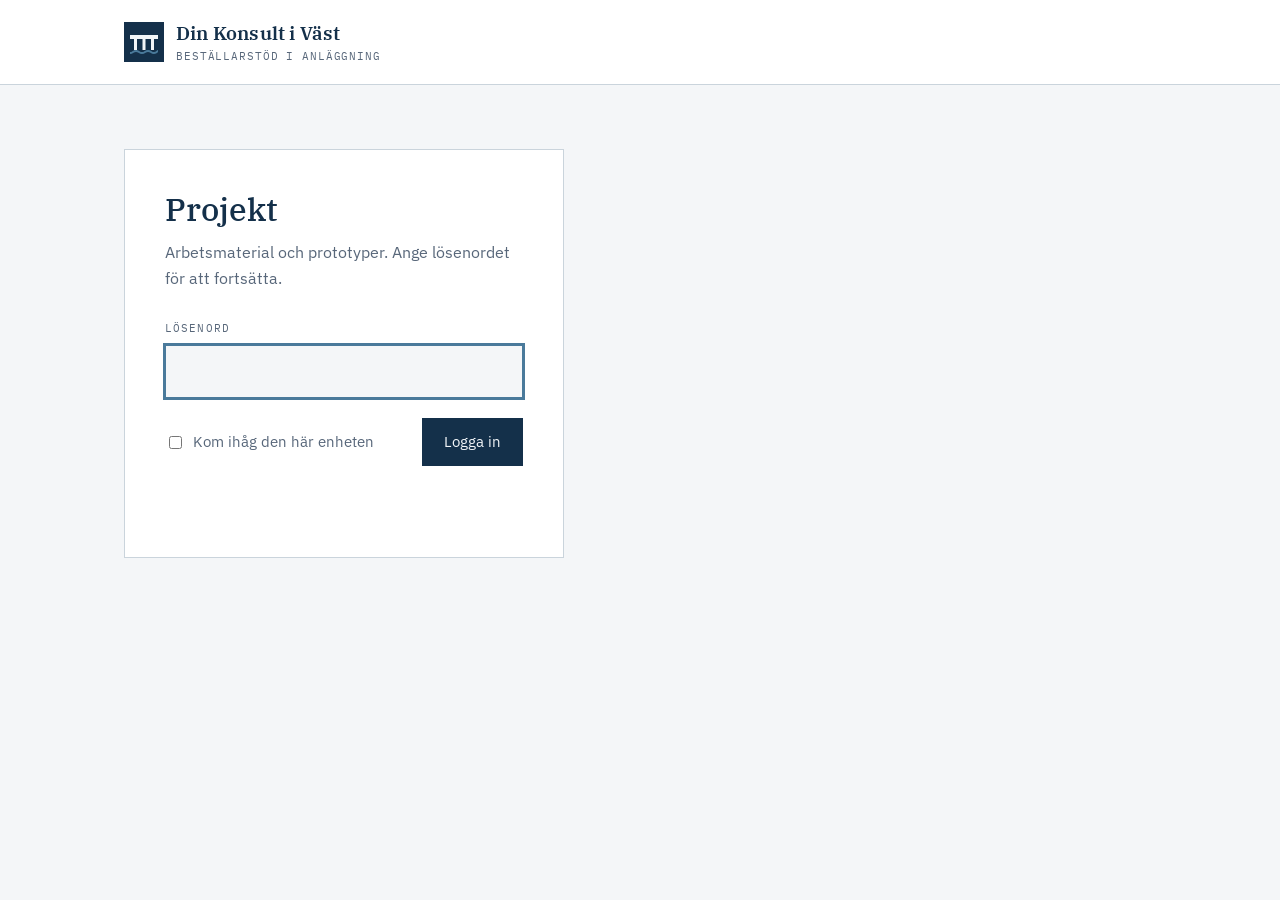
<file: kajer/index.html>
<!DOCTYPE html>
<html lang="sv">
<head>
<meta charset="utf-8">
<meta name="viewport" content="width=device-width, initial-scale=1">
<meta name="robots" content="noindex, nofollow">
<title>Låst sida · Din Konsult i Väst AB</title>
<link rel="icon" href="/favicon.svg" type="image/svg+xml">
<script src="/projekt/las.js"></script>
</head>
<body style="background:#F4F6F8">
<script>Las.oppnaSida("1Dc9TCLnJbg5Mq4F1fTRTdYQBc86IP+dryxtRmP2/MYpkNf2tHzDZm/tf2KqZdVBkqTGDIS75sewIXhZ9IVAduzbIr56XKMVsfQaR5d5IWk6iHuvSe+vErV/dGdkszb80WVnFBTMN8K9gVtL8+c8tr9zdbXDaCEtc+DIVjlqYAPZYbRyJPWr7x2gc08/1yRi//DyT8pJTVt8xvE6ypj6dM2bDLOtDJ9PZty8BVb3GILvQ8/KbQEdRuHk8Ee82XRA87SZIUicASzGWw90tMdtbjuSe/WUySkrtfNbXQcTG3rJxkB4SM1owiQ4eKNPaVPgqfKn3r36eZ8lZYsI/VJNGgnGg6xX4k63yO9xxSHxGlFIphe1n99Xm7SFCNenetmCN5UE7oRkeCRksDf/bZBM2HtfLH1AVbat0CDoF/qObz+4ZdWyFqjDokmJ+XB6y4MlKjXNnx4CIRXipLFs+tJ+AWaecqShalNrIG2s66xswrVgo7Yq7QJc6T1vj2H4BbUEeVjYU0fJXmVCJZIEKyRCxQ2X4Sh3yIJI1Ikh6RX52y0pzX4M0V+zRaWXcM8sL+7cd/I/jizitNO9M2Q47cCXysJr3pyQ8AYE7Xto+0ogYsaLfh+JDXME4z4yUzFAftyTaluRoY/plxoBFPtqgyYujN42o89EDer50ObnTvQ32O084b0Q0qwJESBJoI9nzQKqasm/g3GU/DBw0U9dwfsq5B2kbtbyNRrfjNYLzq6yEysYh0cGzFWBn+JxbBBTDps34O49JZVwZBh5FKo2ynCnmEZ/mF3aVrKE3ZNL3RGkc/g3a3bz4IMDGojkmbRI4DXIXYPj1qF7UYZiD0CaQ+DrcmpRYsbKJHtagLiXHiRgpz5KXXsxd8SSdW3hvX2c6edyzvKnNH6EgpreTuCZX+yZcLyKIayNDZ13CVgx6CBsO2ix+jlE9ao8d1l8/jHEuHxUaQ2sOLLe4OQrssVvZfVkou6tMruFaWcWo7qTShwh6a7BIe3hCBg0g3+f+Qz9aSDHCj3Q4IKaonpy7t28k2SSRApsq0EzlNlsS9ptg+SfnkXL8+eNhFthLYIqk5kE0E5CatzNZLgYU3kG7PUZUDUJeJvSHrGu3MOVhGXxeFs2orGBFIdLiM++tP7WPM/[base64]/Epc7im6WNQHdf2Ht3wY9w/5IJnQ9UsMNge9B/wgksaMFXHeXz6+ycgqAXHwCB/Nnk0TA1/XhWiuPFTKNpDBA+s6oO+4aBbyF0uCedbPIrRx+2anzf7TkKHz5U/hfAgQQ+o5l84pVfxKVida0ycHFwHcBot2erL3t84y9VGD4L/ldid3AJACZf2/9ZCkShTQAV10xxADOLTXGEJu2ccyDU4mRq0iaMNW2qirbOiWDFYA78hrvPZVJc9H/7uwjmeX6gxeNTaFx9EjywL9+SYqE242wX2UzhxUXWIxUgFjNPpX+n3ghkH6sCPZ2c93WtUKkJAm9ekBmqEl52lY7z2+v7xULdh93eIxCDvR8X18VvcgNGc6bYCTeYRvHSj6JwpbzjMirkiIgcnJlPSfmKtKfBGr2ygcmvd/j43534l3zM2dqVM0vsXiFGXAjVRbPXn/us6GkM22SecSCGjyMHc11zPzHLqhKHg5+lvPP8lqKrH7nqorj4GOvbr/AmqLvrhsIsWCCFWKbxcnVD3iUzM9Uh1tsfId+HckRxYxQML69qilfgLoGVyUOOJNC3HHweL28Lcl+pJ5/fR22Sx7suTPKZofsAtgMb/jJ1DUQZk/Hyz75jFJEuVsV+HqfwUzvjQgs/WNG+gBm18KLq2MJ4ZzIsFm6di3O64KBCjLrM836D7H9tN8nG7W+deuT1WXAjHoImTcaHudCU5frCaiVXzyFe0YeEcJraAW6WTL3Uh5eFXApAhtG/d9hm0LNc2wxSXrzd3C1EBx7vIp+dvpUYlpgXiFjRvfCklPYTT/NqVcp2JfaiD6S3OLGBOohMC9kga+2zIH5vEIbtMx0dDbxNf5q7X5aJ7MYw6ZaXAuSMeqQTZ8AyN92WwmM5AdjtEhaTckCxsUgzeEvunPAa/x83qyRyp8Oz+8KiaK//3MAlAejV8V4orQQ4wrTJ8KFD1xlmCm91QYjjgOOP54fgNkSID6LV6RUsRYVPZkgw0rFBafx9T7XNGBsNYUqYzHaNzRKf2G2Tb9cBvFNLjyRlsDPw4HdFFn/U/1jubh5v3+WUpl3hPyDNBoq4QCjj6DYGCi9nIJiME78+J8eOBi8mpkr/FMLz1CPAmBPnYiTsC6IUI7L+EMzKK777fNCYbBGT9i8w1jL4uJWYSxr6DwFO9WZv4umR/GBidgCGsufWptBDBYazZ96q/dL1A01dsZvxLSAJykxBOxRFhTiOheyxKs61FAO2cGmG0aYN8zhHlhLt/uamIlOypGMe1RFpLh1rPtDanOBk2Kpu/[base64]/M9epsxctR5a/BZQ09+Nxpl0F+JNbSiPZUnpiqXNarPmSFUxAPGbfE3uc8c53noQFYw5m2Czl8jf2C2BY0BuHMDfbInhKgaCxO+4TJWHBSBb5S4oesd9gmb7LzVL/JPsNbFFAaKghQwod80ftZWaexGJWzb/xZD0+7jFQJlLeYISWRQetWrOaaxp96J9yk6Uben4JDxNGN5TGx44XiyJo0FlKc01W2T3r/EubMcoO1NVxa4g1NJZaLWy2BhGXN91qnEIn3BkEqi1rLpu6cFFMjpXKGtp+fGz6a7qiKszvQeCpOP2g/c5daQYocDEIbFM9h8ZXTjAG+IdCiu171kLmHfmFeJNDgG2sLHgAJNu6bIyOjrnURJm6nlT3MsjdAB+A3pUoKM3qvhVVe0XlUOuK0oadBR+00GJZZtZK2IqtNCX8V9CotFUzwXCOIX8N3N4xXCUxjjCXVN1JZmhrsnFuR07UPtba32fnlvp3vI6mfdvIt+C/Y2qjOY2dQ0GroR/TEVXmP3NxbQkuMEkYSgGN5tAJZ5Iem7ESjorVp1v2q6vS/UCJ0KbDMaYjAkMGoAdXCWz31/ChbzRIhVed9zn9+PUcTqJdPsaje9+9DQmItqc8vhkQN+qn1ItuWm7rAOyLjwdJOArkMVqHG+OCJ/BFCANMM8VFgGVPJ6HGJI/JONEsxN9wVunPHzTtTMAHRX/edKijseh4tjAZvBYZ4h1WdapR1Jopcr8gyFM87LZVHrb7qH1UHbD+DBSVb+kAotVE3nj+8k2LOI+fZTb3dkjL/npcdXiDcUEB7F/PjCsNksdS6BO5GhZDbCTq2nOQCbRfJEPchSTO8UZjqH5z0E89LvV/59KctYcZDiPUuSshvGdPWQOikUaMwtLwHYFoy/OzRmMFbjVtCaJPa8dVCQHSAhByQ4tNo/[base64]/D57bUYrs3RnEdRebR8dvjTd9KOJTnGnox5o6a3GXIRzIzbyGZY639EYcbCzz8KOftFRFm/mRDsDXvMjL5aKALO6P3Mc/gGYekbLe7P0NMPGODN+F3uZTeaOd5rgwGJbge69qC3zukClKcT4IKipnJYJjJgR3WpI8UCjqLHvduvI2uqlOaTaNi/Y/4l0OpS1yjOsAerp5cExRFkAFDzFHoGCBagqdYBDTwWDSHnWj/[base64]/FEfEFBK2aBqKjRCYgkHBPzV7Fi6WF6gMtgo8glpVV9CBNcevNRAjISPRqXEiQ/+cEzfuK4/u4SfF3nAKmuDL8TMFg0nNKl66C7lPnF2M9+YB8KLf/MenFJMZ1AScdgVuQpWZ2wQ8QueiMSkH8zNy/B2iOE+33ER2rFT5rr/K2DWJxMMvSG84JQodlP6+uB8K41tXwm7DT7xAY+FQYsKaHKm1yTVjeDiJ03y0J1z2XnjVRL/iA5/80E61gf0lV2cYd57HX6a6Vk91qUsYGV/2YkNc1Txu1rft25abfVIpf1pRytweRidw3UXICMMyS1QSjysyZHECn9yV1tDGXb5nz8eQLGkOGMCbh+S98exXhk/OSSQF1tTjg/[base64]/nmsyp20gs4TKNMn8bsLF0U4D7EIPoUon8jgo3JtjqWLIX8VjSnp81uPEY9G0fDYXZyanorx3yRmWdsVQ7FTUQRwipvLxEz7eA9hkRbKLinc8Xp/BzffUpDzRLQZK8jz3N/75P+kiGF8A2iYPC8NPXlq55N4KJbZE0UpX5EFv21GgysFOLqNGX2VMmwBkojwqlvj8gyECjfXBsFULe7dcg1IZqJpIuo1sxNHgNZ3+c6WYOx6XbDvee9+xXH190Uo876Yu5QahT/GgKuK2KGdfzl9M2FECsxCRfTnvYV6iLJtxCXtkR6bOw5c5bbJ8LbA73XhE6MDBTxxNJTDF5fMw2LAxdKou5VgxvII3liaCNhuhDTsATIyiJDtCR6OXOQKURzpT1d9SG8oLofPc4pQmCyRm4c3UVQJ3ii+IPrGbFEASVCdksEeHs+FHXEwcy185/3/gtrDThSK0wKNyFmp2Ii4sTnLQlXR9ly9bJFNJv00B4h4ABIzVx98BQx3PMxe9vUAUgwjWY+0N3PiGQe9nWcfVbXI/2uKKxUXZJ1WMpNgJLZKK5w46B4yKGg/FFh88d9WvCoHWIjdBtxK1DhXJ/BgqEQPclXvi2c7JbTFuEGLu38eq05Ez7GG1X3R4AcEtdPlqQK7/bMQ47wYh7XE2JeYCfnDrIzWjfCC6Gw6Wo4NlE/[base64]/3/[base64]/rh0G7+CAw/mzLZ3Hp8ynVZQF2yjyhCDUkyW3rdtawj5RRRmOVeZCv/LQacQ+gdMj5AjcRVHO87d8KeAXPHzyTKQt3mbEh1TRMgOZQ8OQyw0IN6eEpx1icXVjJ6qChFHxjcmHO/waytnKOEASWTra00dkXQkiaeup6R3uIPlZ3kEGNnpRrXa4Irx3vlfmFLF0P88Wkiylfu7sSR19r4Kd0Jlgv5CVzwR+OFpSaafTSo4Cb4n02IJyt+hHHs1HeaxGOxPJfeteO4zXv/8e6vZjeM5y9mzE+xHxF39jprX8RCv8eP38ei3ZNlRoRNJ/ysCLGo3dClSjCc56CZsLvKmhYXXMOtrWAfQaHWAqitdyKjYwXd5Y/nTKXhpKNnKw8DsUhHLd3S/dAInxCKEeB/g9FXuJ9j6SbfsBsPxvDdJwYs/k23idbwevrqDuCbIgngDrbbpgVWXImNCO1LI3M2DkIdeWRytA43YFhHPs8P+mfrshVr5keUPx8YuCozcsScWJwieXasI9m2A6A6sBu6yIAQnhZs9/irr9jvcFMiNObOVpl30KBNKaB+/wqQhGydaycLGLVNYyOO7ydcRvGv3RUsPEZZctoat+61SqNls/tN1q8fNwvVLS2IgW9LLnVojIT3sgJSk2UNrOTShFre5iaVSABKqCuCQcmD6QRtTn2vHBLLHf950oMQFN4Cu7Svt1C1z0yhFAWWfncYYdP/+cSnQ42bIVd2dW2575rSHqpG/3gpOKh8vPqpPhE3okzbz3X7UvWYO1YpG31C02CohhfLcPmUpEmtBVkyKHJjIH0iyIlwxUfplROGKiXnlQ5rOcX//EZC9BvhJjR1fb9d5vbIDAYzNkjAsDseSqyIqbxXyo+js14/XATv27Wi8IS2uiUOqA3qX9Wh/97QnUUhFcL8wiKHADSqm72WDtXcq+yopC82T3hwr1WwV8nOrPXvoTZWQ0CvlBvrPsuDW5yiKLdUxPpAUqO4OMjix/2zPzswHZE2uPJx2z5vNU+P8LCC9r2J5nvInNh0Y9EQ39/01XziUea0oO9IcqI+XCmUmK9kOrO0oB6XEODCxPJrOalAFd9WHw5v8oI3qze45SB0Hl5Qow2rhhP8BHJ4nYS6930vAhggilNxA384kn+pDrjurJabZZyjOx4J/SCWapqC8WnIw5Ysghzy4q4D7O4UfSp9nKoVmiDFOWdgJvWVTLRodgrmxrPYqLAxK2RUaU7Q048SPEHYkbzLjMTc5LQvrxgdMw/n7W1qsIcmnc3E4Fqq6CqN8t1RQ4YnLbn6JpMFNShpG8IqVs1OYkEz3YEq8qdsZUYaYWCwlUmJsSKSGlE8Vjz8qXIRgaKF2E6MIc4fB/MHpqwju+6YxGTrMj41S8oyfErH2F2Gjr9TJBxyVgQvKf9b+xOB8KsnQfJfKEje0pfyrAzq26iIHObvloZOs9BO4RLr44nqdGufE1yPis2PWlY+K4lkzq/0no3pm/S0VdjHSOg5El4wC5aV3N4IkT4mMWam+MbnyxQ3jsOUJodCtqPT1XRplzWQq6DfDTl8GpS436cCTQLES5uRb8MPqKR0cpu0twiNI9SbbVQAtZfkkHYKbJMX1mxHfUTdutOJbmUhEUueEXIOMvwwsPO0MO6AOQDzNvNNTxLB94opByL/+XzXv72Ej/6gGsK6LAmjorAGie0vl/I7+bzv9BU1ItKmewxo2EjsDJbD/vKx52BPN51VRAQHEZPlhD4keZ5VckUE91ALQ8DPftnKgkKW1GAZCBhXN9YpultwMNqcgUFrpvJ6et+n5gssELCyJBPlCu7LobAD1Pj039EMS/SnVSysUMpYUYHwuawujt7/lMBKr0G1GKKGsrlOdu4U6PufuPdNPeeBd1Ef4DagNnaaEYBhpKmBSoQuWwg7Iu/mggsEAq4BKjQQsDTubdWT4v0UWy6TEIp8in1tKCS5VClKATD13J4j2FlbzdPwXrVPmtz13fwngv6lRrjyfzUTBIDefOGeWs30cNuJMLsWGjUO6j7BUb0+1xA7rsQIXQ2bp9qJG8PktLwL9zLxw1kLSqs92t8UduADCvNUQE0eynBIEA/c9XFiDhWCtlVNJH/XVEkH36EUYqmMKQnimlPwxj8Y2fgnzf0XqGozN0PppxWFCEIKaU6k2W6v79pkcF7SboxnaxNiOTWfNSAB4jyeOolBZFRWvznqgp//OsfAgFmtM0/OIQX1wEPPetKeTS+4aS0k0SN3+vW1AZPh4iVyA3KurpGSaayeZF5LbC6F73GJ7OjnFU2v1xluOEQWC4gZWz+exiW1U5wBwgLw90sopNvOnKfxywZ2M9JMD64xCMLEKFRKQvzXQJ/TKKH1U4e0p9EBVkQLPpGMMMXo9u3EFSb7tXeXxxgxAADFdjTSQ/clOZmRZxduOvHilAN7SvC6kewnyrV4nJOdYqe6ciWQCiNgmSVlDqzYP9ehzoj201hukm8gwN8YuOKeyQXYkbQaLxnZnRCMKhfYGIwDP66hqBLG/ivOQlaQe8K0H+mmu5ehrhQQOP3c0WA5VOe33ODoXQ2vQtlEaHtYqEEBgOJkXFS/8cqocW7qb529MyXhfHg6SG3st9L4kTmkPcTIIs4MbjOTZZRzQm+d7y7vPmXC4TVFRFaHtMkqyKHisyT8Z6oyEZOO4MsppZu9+aKV4sjGHqccNLqSn0Twz5QpClfHlHSQpC5RR6KiG9hreE/9evUR49CvWrEvMXIdUPc2dCtp7u/uZ71xQ3gcbLBhm580SyPTp5CWvhxIUcMRQTMc1tA09wcCvB12pn9b6PGqn8yTxvTB0BCeEXu2Ix5bZXqYbkGrkS4aco2h/3RKP4C+R3SZgViwbN1XZDilvABIs/CjUcXwICwoDeil6SlNCizuG3Lw6hpS51Ud6GuDe5VWhodTo8yKc3CPu6m2cvt9BC/MGmmHc349bBnwpC1W2oPHXI18DdDm/S+xV2G69Gf5ZrS1roo/ryOf+K8bx9Z1abTcdaX9cAZzAD0xFrmSSiZbgR+JAW8y4m2M8HUi/NLzTOECmP3Lgo/sIFWrEAD6bGOZ3bSADtsWF8FYcPS2HEPrCvu7WB4juNeVO2xDtYYc1fuTbEqs7D4JuYnluhCRWfpI6ODpc6dIxPotdIBsVdI55H5t4n2OWM3+/zt79TstBk8487gdkbwRKTqzfczddRF3QGwmb5SUIaEdIQDUZkVmT8gvktNsRJMRx/jNyj5Bkdzm9digH0ekr6ZOkP36npjDJiR4+P9ZpbDsY9Wh0Rx/LjgkwpPxxzb+FKC1dfjrIDqv4nAmVuonDem1J/XqxDOHjWVGYfwOfjma0SmwkrkT9ntF3TeW0SUHgUipUKYI+WjYycto9wlqSvYK63NKcvC3NKF7xgc9Q+L6dZspqGj4AvJGENDsq69nqTMAcVwE6EUXAsXETPfIUBr285VCFSN6ymuu0Lla6YOmTMGJwBHdUsb7SWOm27hJgkEvMjI6n8g2ltsksbNEikAY1gCbDqp5l/JjOlg4T/x6Ibypp0JDjdtqs7sq8Hh7VhyQuE0oA4s3ix9VgpYlTIHNBsw3S2XLoRFp6aZGKHAWuKkKxRzOFNAfnfuZJutSW1V5yK9mqRwt34AQKUzFVR2SSUJhYGUxINHnZlx2vuZYnBkMHUKPQP2QPZXywa/H24cNAH1C0ylUvqnio5CExFd1idSjoEfRLakbxGrVjvpQlqE0U6CsFNNEZQMCWff5fQd37XFPKSyIXv31V7Wo5RecneSwMv5eBNlWtIKdLjtlt1i/Du8YxtaCc3hqeOWDEAPG1mql6xBQKqHj39gZ/ad1yJGbeSCx38W/0F1B/Fn93KkZfYjsZ7N2NhL9DQGV6XgMuDYr/98ipodx+Hm5AUUveGRNALWbWQR7LukJ+GPLdkEWiEwnvt3mlc5TYarb7MsMpp6YppPW03U/6tgGj7LBW6bfayCNTLfYUApflDIDt25iGjj8qGmb3i8Vk04sT4m1dLXuSKGk4O411aj6Sk4Q9sP8J2CzxeOad9QAhi6PdgEOo6XjlhynWAqcHopC4tCMnarWhfJNgLMOW6hUMwFv+RBeu8FE6f+ulddNFxTsHgQi70ZrGBozGEIN/DwCISzbyOA09jtoTn6GT+1ugcW9YvfVZNfqYEDSksZfgej5K7NJ+fSAfyailFjq/LObskaCZtvgi/gOghv/QfWbt5MGGnOscredzn726c/9FkniKEzD9VPGSi7avBZw+R3Aqgp4gxTrhVCegATfPpfo5tuAD+WuszZUeVLBavmOdV+dFnKLXVRsxqaoUDPEAeOkpPYhzsXjPE/lSAwDAJSs5n+a4meGfpaSESoeDisisGayMWn35jVqCYFZDn7WrkbYXDYGqGJZpH2d5H9GthDqa+2IQDyMO6lOmKjKAm7JmZL/R60lZgti1dmaU2BnxvfCXZWGuaBbEl4nxCfvUudv7YWlaDqk3DCdYerDP7UKvKLNAOhaxlkZ46ZlN9OXGMg9e4kSsqeqHUlMOvXPNWEjCmn5m5rH58Ec34ORWV6qEFli0PWTvudhcsn3CfcJ3Pe8WU0tygZR2sjV1ukhD/[base64]/[base64]/lr8hHXPrP0mMdQxke4mP8NoDpx+Scfr2shhFZ84cTEyWUQ1jhL5LsPTSLUXcimljh10Z8/hAwrfCH11rLcOn8Zr/9svXqzDv/Km1dJkzCKWXy+CMW8nSKEjKRAvGtxJGkY5wEq7U811Ut9kT0QFc0oB+1SrWWEwat6RkHVkON4UdD+yshI/q7RWGXwIkPq1OT74XxjmbvuEipWEJ55WnySF/uoiltVLkJ5A/Pf+ehAPvIfUh9bpK2RfBVfBWgJrn8aKQDv7sGs11BE2yqTrYZqXvtpvk9WMdp3EgkoztETsxk/xA2egQ2rDNexX3X/Mx/k/RTTNf7uSa/FhoRbkmzR9+Iec+bvQH85NgvSRGZj310sT+1krbUnnjeS9AlWioyVSfT4tPOmhwpLJlAZOVwv3fZXTQ77Z2pltFIopZQ6GOclfZPEZgraBVmZVoIx1IArXEbaj0SI37rEeDGM2HmL0xb+ltP2knTuNhfwid7fa7TMAawjhDqkbIWDrT7FMOIExIhovTxJRczLHLqN/fO0rraF/ed6sa4ahkXt9FeHZpPXRzk4l83QJf3LI3HKGf+KgZ52uBc/zdO9dNQAoD83IQvTACHI/ZjQxJNoqMqT1HMXsSxrA2op3Bd7V77BqIcaKAGOhLgINcOj1SRLki8PlMNjDgIcN34nofPoYJDWwJW2SPocBfzPZG0IIMc6tyAGGk6oFVgllUg4suUyaBMtAppUz+7OGGZwnofqW6pgZlukOyS8y/3ozXJWdMd60NO5OgzCa/uh5Tm1aRZ15W4kuIaCDxIOZ0XaWCdpL8MTz99Anc25ynae3h7njNhondBekKeww35OZfvZFPbv4nWFd8Bl6mOjI4YHXusI0h18lPJKb/iBD1Tb3ydLlMDXjsArDbngOJMpfucrSIH/hHJDQo+P+/k6FTRZlXnMxdIXLqrK9psDRQT/OvmndirSTt9mzAg58e1lcqF9EZ/murDkZxBmsqdacWCJPo55+ib+hhQ+aioN/7b0rzitUYriIcs8b0eYqdCNOUwvpItvQsFEOiE0cYjQxlNsggXMaoYJ1cktxPjneLAbtYxTumC05giKZAMTklBqVHtfgpLQeuqjPjkubj0+D5XSbEZ/t0ha4YcJ3p7/FPlxt66ZTgLtZ9QK2Yy7J0kPOS7C7R/VwwAQJbvf/[base64]/Kv6E6sXAiKa5M5F8d8WNAJvYysWJp1iwe/[base64]/+iWCWY054GyRBECaDBW/vfiHwkHG4h2wAzwIk6hPQMY0vQK+w3av47zPAucs7J7Zz+wS8Ib8q+QhwxFRp4J6RfC0cMff3ZjCWNdcjvox0i31IgOp842mwaMlcrksMDSVyvYBVmVWU5GTPUPgxF0M/[base64]/1Y0Xw6RlF4FuZK338YFFrobGqc073D4TJ/c6Izgnax+T9+DHAgDatpQcMd+giVdoLfjoPeKtW5iu/RcOn4kZ+oQL/[base64]/IwoYEgwUgFvT/+9JlJ87t7jFrQCwRR14Xpa7tL/WgJmwBZh+XelD+stVxo7df+TT+V88iYwsxiaSSFnaBkPov57TMSgEr7c0hSbn55zcUzGIGL79fBgTZxuQyYXNjQAoH0k+UMvXIcLtouO3/1Cw010GVkneeJUEDGWLYmNqshpwpXKlE7DsL2AMR+fk2e2Bnv74J75GV5XWbgUHULFDhCJ9yVsdCZl1nB111AqRvzAtRnD9njRVcjfQ1D7w9NKqA/h9f9ZXJrbb2uEpfjPc6aaNhadTUuiDMwdcSGzPBLp6Nj4AGDIqBeFHjF/3XMm4AGpRfZ0gYlV+KScsxUGZRRY5il4UcQvjrVfDwADdUhQ7cEf0luh1brO9YeTrMx6kD+3YmKkPIORMjC/9LdIBNV45gkW9or4c8K3S+lLEKBLY6IPSPW9G8XXV/wLiBysX3Zt0OERTEpMw1nEx5SOscxOIRXBFHDJj5MRyP59VcQx6YrAzrloxQ+FyLrXI2+VHVU+ik1wNUcMRH5Q68E/k4uBvCd1r1dP4XIYlbrgqn9m/oCh7RDoTNQ1Y51/B+sITLlnS652eszn/iCg/5thajlvGm1OfitPIJp+BWUsWWU2O32uvdgcxNxv1ubyFcdOZKH4WOHUBkEvq4/G83BlBnw7+jToQHQgAUVrWvqPA+rMfNVautbJKsQBLvxJKVUPXNuHMTApJUVVf+zmOrPW7rlUn860i7EC/[base64]/pjLt5N4psA8tqAay/JjT8+YP+KQNWPNXt9VNSA6xS1LiYL+aCRxFxeZX6wwderZyHn4r4IzuyQOw3ZtkX+eDYO1Ier/zTFFqVPxdlZuXRcQfTQWMr9X6guS9o9Hb6Sr50cY7W/xkBfJWA04msmtbufLHF13WiMoNSHiYv/A7I7xjQJMDrUoGsm+/xejP0Sso/[base64]/kRYWA5tZZCfWmAgtogS/JXrfokNtWok/qiVPWSMFbmi0uh7wEphnxUztgQUIqY53AY/6UtcNvET73l4tWR4sWgG5mzIt13VqWe+bZ2ptlP6me4CDJrDnvEWASPFb45ZPzXZLoWDBbfUTVInFXD6nu2PrIEIw7+IoKAvCto1oBcBEOGSxuypqnWi/2VLE4nFEsnOilXmQwJm9n8FdAgyQdrdrBplV5zfhiwqs04+HAkV/Q3qu37qPZ4HmbMO1Jrjrqkaaqsl0c2GokU0aUIxkfNJs+D+Ra4orkXwfn+9FGIrxfBrONPG3LU/rCkvttMGTbmZLCpyivOXLOKlpAQ6XO4yorcx38SD9IZ8aun+koQfzWWzmc5bWd0b/eH6Od741cER1G+sOZZLA2QIGY7or8Jn4OpSTdHYZfQPMmsgciiLALt1dEN1nKq+u38jpSTEzv5QtE38uiqN3wZajvQp0sMhv/rFqJMn4S6e6ys8Iz/gDEeR7DAy5NVQDkJwFYQD///fySmI8/na8D4WzZrRq67o9kpCy7Pgno7YSitw9HyankKgIZGXk33Qzi7eA9e7FjWIaAS40/AKjcpXe+B2Xn7d/H8V4kV64SOZwtE7T9NGOim9nSM7Qjk1wfSw9X760kigDBwJhXcAbi5/DTlpLqctBZFvbO9ijrSWf4aoMjUtRMlkqC2KunOC9bu1p7kCpbI7ElM92+U7jvrx90WiJtZ5b/PDKu5S/Hzp0bN+jenJCXA934UGm84S1KFokcEN17T+3fSAc5eQw8FIEUcDbSnlssBf4fKZkTsQ/C+nB+ri8ekdS2vuY86b1MsPlMLOcA7yVUfhCtnF1Z4us8U2V+2Z6QSs12YMzp+jsZgddh9ML+0fXkVanaJTHreVKdcmKk1JVSWs7ZnliEK+lHUbBv/PE/2cLU9DXXSmAoHaCYmFFqHjrbxK0MkVW9CIsizn+dlCc3wDlLwKqzrJcle8rJ1Vl3ZfNPRKqzTb7uSh/3x+LhuClu/lQ1cUyN1tld6R70NM46e4DPsakHnrBhr9RO1A6VHRh4uAaIM4cDuU5TgdM53VAmQI9khpw9MRFiHnu+zb/zbAGWZciBl5Y4GDPuqNKmSw13ndDNz0t3wLpXYTVOnrO0HvbV6EuPUUzJ8WqYk+GOtxxsrK6E9keccDStyo6sQrONDB/nx7cMCpceci40Zyi+WW8L1oukfnlueGVqd7PukBVRamjbuXH0W+5HlwiZC9bqBon8m+k9bfQkwQP190LWSS8Ddno8e46eaHNxdX+/iskqRQ3mknv8qhfs9c0B54+FLx2SKnYTMuT46gNFKkCEBq5nu1Fc4VmcWSmswJjXgZod5s0l9fGVzuMzm/mrYppt5x7Y0vRr5XEF9TWujGy9zzwHv1NXWjSAfgNYkQsrwUly4BTHkOvn8VxKRbQ6YJXdNzToh97odp2vn/uh6BaimjStJKtJtAmaeXSGfKnHdWhH4Lr/UEJx8K5Pfnb9/5Seyy3yG50Pbn+1orOi/1FQDv5H0rSOw6eoSO5EDhDEarDs6pyrhF8NKgBIf3oxh6yOp7CpFnM5RQMeIIx5gpXuzZ637AKawYDhSZY3F82zx7EKNSi/AskrxJoJLqaCM4K9rPBRNtBllr6KTX+U7V91OYVJ9ayXbbFdxDGLfBCuu8oPhk/v4GQzlSzweKVOLWOB2hWevG17Fq762O9aEHKdvXnMrX3x1BQ555sWfT/JdtVYIFWl2BhZYCJxB1lQtEEr9i1+cT2jNje27ZJ7a/TjQmNQXij1SlrTmk2CL/GOsm7Q2RIVvBgaI2/fwExnh0lGTadGuIflGcnMmSKYtNe55CToKRtQJkBfx2FBk3uVya3CgAYQL09nmNvRHid+nsxRN+I6H5XtytKUJMUENSiR62VerCzcAm/27iuTZ92qMF8izVHUzOeMfGDTjFcSfqIk0ZbCl1zm1xHm/RxlduEIPrwJCAx3gU+MJ9PkLgY4slP92kMUyRg9D+PLJhNpXBnjSaGo0DWQDXpm973vvctLmxn7SKCaDLBRou6uMe00poWQAlXewKZxT6aWR6RBId4Kfc/ysetAdPiyy1m+GOn2MwqQLS98iJ084S3a3zLZ6kgwLTQljAu5gpE0gEHc+pj3j9fFIM+nIsTIcNJpBqqWtSTSEky6i2+BY7F8j+oFJZ/KDjbRYnWB8+l0FhMTwrTAoQwJcy4apmLL1YIF6PnPFt+uesrs8qUHy/o+WtSWn2dsyGTcG1GCTnOQeORDhZU9/t2y2ugAKG0iCDsCUcETDzDQK8qsge8hTYaTXfZNOl82i4tuk4A/Fu/XWrBIVWnIGqyqSxTrPUNXXqeJ/vTEPi62MD++lqVQynEhyJc3qsPbb0qgFU6yD6WIFDEU4SJILxqrEFrTaDVhtc77MV2I5iMPPQfZ9vlmZLZHVma78fachB100Db/hgtFnN9Bqqhr2lEHlsCa6FNBrXgdILW88F5he8tsk7E6+tMwma4197sUZCnkDx7dl/4TpVqRsQr41R/g2DuTMCAr962pRYZKf1AfwQ0FBoS9zIW1HvQ0wFQOfm2U34st2gp39O1a23egaNA2Ypj8TAITk9oe6fuBexGjv7K9w/2bU+Cgz4iqCoev+ojJ4LpTa23CRAdVcdbBZpAIKfGe75VV8Dq3l/GAOt6fQft2aMtmKQgSQsYjEbIwywSYSkUeLwesGt7OTn/Zr+sIIqpGT0EEcMUqr93qWSK4bu6c3OtIeQ+JdWrq6fE/SvL5dL5qCh7qE9YbAsDXu9oeTmqa6Mgh/pAsLHEAaBvoh81ffONkyBaDJFj2TMxfFTWxa8fDjG6Lz9MCg+Ghq+Gh2VYoP/RUSVU6nQIiD+Jj7DozwcNfz8y0q4AeO/IZSa1Jy9btYk0na5viAAR8Dr4rTaM2GQgjbn75pgTJtezgMwRPYZHTvNgpU6hthXzjQUJdDkvfqUqZ9ajYLNk2lL138WAquqdxdEZ2+fkm67XU2Rlk5Xvuuvizb+3ibJna6p4/oK3YWa53mZhLjISuKwMBiPg1D0krqo9OQAxd/KUFDx3c0GbAN/YTdljQqB8kRePCJ+u2drvG2cT098fkJsa2rr/NsmgAwDd6A3DPpWhxjGbZK813pyPNZILAkyQnTAFofVwFAKqv/J2ZY6ri4b8nP6u1TQdHV49YTFHlZzxEHXS592STs16fdoSnTWKbJXNkmlpsrsTz4BnAMD4j4te8RQbs8kdDJH9re+1fESZb4Prcg+BY4BtpBw3vbfqFYc5J8p77oWNLnpverFgtKKM64G4VUhFVRWsG4lbXyk1remD/4bVAmpEInlC7pk87RcwV7ldoe8oVyO9NVm5HcBzO7K20qe6jRlI+Qc6k7ZrmeFuikQPno/caFB+WiEoMGrHZOR+vKy7hXPowS9p8yNjlcsrh2GxaBg+RR5uOd0sTVEsAEb1u5BKeJ5WYWZDp3Ndqbyaj0yUBWS+Z5Zv5vfWL9JtSblkTTEV7KTCS4dn4a0N1sQfeyFLJ4ZbvhA8OYmEaCk3RXeBgUShtbQjlgAF74qqWO/IdsH8swupCIokAOjSIgcao4jPuezbQ9vbNWouGvOywbHyzmp85X7a2wAIe8CbCLkDAZOGqMzZcLnfeNC7Ml69KgxjOIv3xq4gsYdvy54Y+UdcXHWTdkXcV1YZQylO48J+mXOK/MPUkWD3P70byAecwhP2FPz1nmd8aZm/wB6gbeVIyWnTa6mZsyKypwhrc9PdiZZC/Bm2Vx+M1g7OyJ42uwQ7twelgVBxmcRCuonTypfG6VqhgJrr/zw74B7Nl7gb6s80MDc48LGTSlukHxoOESbOOzKX9b3T3Hy8VJWfyxqxBAdnTG/KcTYx81U4pxz3oFzdfG3aY0d9ivges9V6AW2IaDMYgQ99s4glWjvIqQzYDGQGbIh25hoWJtchaN/OhtODaSJ8Bma84AEMEn0CvA6mJ1THTvksKggQpUMS0S+duIGzYjmBuVb4EhcGjetBrmLxQz4skil23dV/cbWrjmA4McBd0a+Ctv0PKOWvjAnV7fqdQH3uvH55hpSJNB3jJvmObVI0s51eLjLpYOTypmt11sZHWjXqoY3HRMjANLf/+5d3kz2L7ujPIPh9/jSWVYqyPJjGHJcojV5oJ7advOI0QDX5/WodD2mZ9VTDVUzbRw5HM7Zl1ZwL+ag0cvP3ppY8jeT9KWvu9J+Viq3Jo1iOIG4uDHZTM0c4SCWpdBbMzAkC0Kx+xXlvBZlUwUV0Z2FwWigjYpOrS9FTz0/Av9CUsR9fbjVC9ok84ZjW2IynAo05mXFH3PQQVDFstmPx2p2CNfMRl10jBwOoCcFyx/22u7LToUReE6h5utAmSTU0dz5Q89NB8L7iPK2woVYvroPfzY1eUxB0fUUZIm5W5DXKbcBchxr/lOtwIpw/84OBSmWrFVdWK9Pe2oSltZM10JujCNjIeBXXDttdIx4TmRGFfnQCPr1Le6QWI5Y/l5wlMDsw5azO402BXw5ZrSUgCXOizRo2966mZ4qIiILRJ1bB7wcJeCADmQCwu6I+k5tLs/[base64]/ubPrjOhbNqvC/XdFdNWONs5lDZaqusoKd7LSYNsjJdZkKYe9ti8njLbNKsJ1A4+pQcGa26Ze7XaQZIYeGsuLBCKwMX3rifxAf5e1/lG41/loGZdkvCEr+3hGj1l16xk5tYcVbyKFhFUPLYNWgMZNUF2ybYS69eLxndh8cCx7Bzl5ntoopExTZJnHf/LEev1tU3IbRUCGq2YsziEwwG0Wja+K2KVP2e7sQ84N9WXc3YtG35xe53ftefaLFYPvwFfat09sRN5evAwajZx8TnEZauHaQQN1A4eSgjUQaQPvKAhdDAfX9RgwwQpcuN9P+DCrS1T4vBf6oUjhLwbHg4QLnivHnFU/i3hBQiY4ul33/CnL7vl03TgdfnNls605ljSFsxQm3Yz47kBZOKabDY+g0P8HpOHzGLEr/irzbLWzkramxene1uqQpA3lqpzwDFagxX9aE3r4wPqa0Y//wtzMxgbCbwS6iaXYKa+4/ovm04Y1gHjJA6q92oxqRGVVpFPDGd6KMO5mUS0GavBz6AeecbNrvi2UhHR3mPsqiUA9GX6AkXlBE+gg6k2K/9OkMLBcgYPJv0HcGliTn83tU2yEplcVNvfqOzfuWUUQzMWfqJhmWgFp9wP6VXGpf3Yt820H0LoHnVX9iO6/nGVgh1ogZUfcI5boVCv8D5bGV3amstnBiN4fdokM7myvbQp7NiPKAA3HwabwZ9hMR1LyzbJaI0j+nOigQ+VPHvWetzfDFcnL68F19gKwC25zxzc1FA3Uq2wvR6DYHBJuj2/hRS3FVqq2peuhYggEotal2mzX4LCngQN7vPN2yQ5iChiiv4oPr2mQ160yRGx0P44bRSi8i9er7EUyqR7PWC8y7S/f71EldNlbC3dupG83HNL7UU04ItGhABZCVbMUovF+EnVS6VasR9yJgqw69Y+M2Yztd/qW4aQROIBRF+qCPuimQwyeY/EB6p+AX7fAyNdLBUf8FzEys6oGa1lyV+noyf3LWY78AV35SfY7fE+8bIiBCKyiY7ktKZY6zALmNliwjkGIqD88cryK9C/gb7UnXm4o8YkS7xtzLGJjbTI4A/a2+SIqMw6xAkKoopzwbGfuX4pyljABrcKTE7wi9FP/d/5pXprwvkCue1bHoNzqilk6JPFjn+f5LVVTgh3mxTTV/LSoo/kxJXQjztxyvlU3bk73qM50RnDyoNllZSR16ESzy4Pir7066xZnujk1oq+2mSNhkgeTkC2USFM7YJ0h9oSnlORhvEua7XcoIQcFAR7RCC0e7KwNYwjjDnarW5RrveKPzXw4CSEVNshLjMywmHyCnzXaiKf3v/8iUAQZTVuWdpv/sWVyWP7BbQYrDu7K0OnPg4HZ8zm6edGswh9T1JsrEbMqxTf5QNlsppeLJpM6lNlNRHAtph3fUhvGOHEQgSgs5/u4yQSP1LJlzSsDKKrws8ixF4XMGdvsji9CB4lHaYWBsFRkd5ckBkCzwEoAwYiqmqRd6XyAk4c2hQ3p+uXZcuUlx9DEi9rJ6ClsThtFy0Moo/k02rnBuWXoC2i7bUQIikesO1PZBEu0ag/Q11n8RcM6FkMfM9SRBP3QbzaY7GttGeZaAToHzjq88bWA6LpywXMYhFzJ6pvNfgjClqYMNHi9CTksqjawK8Q0fYY7OlvpQaRiMJb1FYL163jMbGv8kT/sIHu5vA3MTUuUMw9EHG+G+1une730he0lPGLhtx/Vnmy0WrPSMXrs5QrrZLOcokOELBDvZ/[base64]/i49cD9PaB7nRXLJLQP68wLpaJ+Ly0e3rv42xS8pdjmIvZKpY0jghFZLQzNnS4X9jW4MImNcw7lcFFmc+pJs6IzFydeNrWNq7Tq5/FHL5ZUCgacCFCfh4ykWH2gk3qh7p337CbP9MUU2Tp8bMZLxy99VqtFaULmwBGK6ItDpH4NLxwEaIHxLb2J0pNGe085XAbQlvgQG5RHov6vEHvf6mTy2XRewT3SkmZ9l67Z0G2N72mFbRLATSKfxF46CN82sCrh2s9F+OLXdbEi7KxEl9cdOvOFmLRS3s3D/K4svNL1cl1G69zDCaUeobZ3VwHIn+otsEpKJL/ZidmtKOn+dD1VerA4qApayqzvDZhs20/Ny543V6QSoF4RE7LMk+tmSHvMTgrYmfIjtSduvHgo+8sUl8UlwygVC2JTRAKhV0URkI/zfBETr5mQ52fe1r+oyR0S0FBJOt97gRZ79YxGbyljF6GObzX2bw8SNad6HYVT/gBXljtXXO+CUGIpSGF6XQv1vzvAdwZUaHbkJ5kxIKM83k7HcjlxGsfKHgpu+khrsOv11Gu7MSMjDLGvVMygOGLDgmy4AtFZXyNLiLBmgr0bDpWSkIrrZ7hXuLP1QELRMBthOYviQoQWK9tTKbvTu4BPKefoKdZUJR9uY0DsisxKxg1qcEw1PsI/UdhcaCVxNTo3++rYX+2IJyzGFimu8mNQUHnxregUVAlcb5DFND0YDJQZ0m7Wy5SbqJAwIZMcFgZfHDOj6ylyugFg2BqBai6/[base64]/4I0dN1QW0U/bjwODAV3XMooOROXPL6TDu43ctShw2uK3bT4IGb0qBAsfErrPUuhvvM+8i1o8gJbLtdF0lHO1/UIEXQNNew70dbYqY5w/brFN9gdDEnGqZ4GW+L635O+YAlqZ1BPnqCCk0WrN97Qj7KST/21NDsV6+sYEj3FGqYuJfj+di8NZzSNwlHQ3hmCUNbXDkqjaPV4QeQuy/kAAbQTDjAmhtPgyrBx8Vrv9fAElEwvaxLrt092Mi1aNxihH2sjINi0A9iaSp8EiEUocqpl3L2mJZ/X/aZhkmgGkQOHIPY19NYWD0t8fvRg7eRtzi8IsbnVYX2Ik89p0X6vdi34qsOS5batZn0N0Y6/23IQfWwdVCCMIfF461z3BnlIu35DE4oWiAtr49uWjXnMfrAXir2Xopl7LLs0UC1z2rw3RKdkX/NuxeAE/FFuYf0JI7ZEUjWpTLn4UgI9VsJh01EJAxljspOZR7lirdv+2kke0RHRGHhO58DpD/7TrZtuB+BTWspIlkqCNOmpL0ATR/iC0QhkxKAcJZMCIKQosLCvo1OMJW/RaKNSO3E27ny7xg4oNUrvy4tvxKJXH2rirCCwV8uforeU1ToFiPlzorUoI7TiBnXxougdyLbJJ/nd3+Jrmc6tCj9G0Ql4SzRHde1VePDJuLshGThKVAIWNuDDNS68JYZixEMbfKSSsrrKbjVhKXm0M2npI4B4JElALBbgvNtI4msDeLf0vETtEP45LXD8Wv3mspn0ohLbjr8SzZ6pPdEBlywEBOhgUzfbxeqeZ2ibcZ7sKiS5XaWRpsrBTQZaLGxBNtugwi/eXBKB8Y2z3LnhMOcup5Ct2gftPzpNCWK96Jx/N2gkVzu2+XjQuEX0OuxKpFB0/[base64]/QKwqk641/iA5LzRfVBP4jQjg2G4yMMOPdcdh+QTGBPrmcbqBBiISwdfwBF0dTuXBMtMNrajiNtz7aMCiJL9dm5dmzhH9s7His0qosy+ybgZpzhbFW28g4ZbKr2F51HMWZYsQ+qwzt8gVOeUMCx/0OjwLE9TtDrHF+1twn6P1GoRz/Vz8NKHr04H+7Xk+EvAxs+QYcN9gNaXr0zXy8f2XMVo7VffRcMCG+N82fPEPSNszr2uDDjstDvUn7E7oercyS/gYxDWfyG6t+zuAA19t9wGoBCAmiJCj4kqu6T/c9OTACIYaamsZ1pmtcmgBBIsYp/1uTjZZca6M1la1Fcdu3NQIKtOi7m1wO6RBc0qkRCC6kKHSyPtLbkr34e63f39RqK8l/XupM7UybTZmQhFBRWYV91on3vovmwZ2fQLXV0GJftZL3RFwOHiDPo3UxEHsqPKis+3K3jHLQ0XAU5sTQt2zHWuWyLTkKeIwoTiS9E61jSe3dLnbzwX1zOG69vxF5MBoBylCQZlCRAGnrhpiGsyp7WFYR1VJWPRgcqXY4RKP1EwGiKeo2ziUXkQzkENkper3D+P3/6e5PKyZ/ey83cQxYu467hJYPxdxMkJwdJSPJHCqgBoBS13Hcmf42IHdCnIm6xk+A+YTYqn890pLatn5rZJcVab/WMy1ZAqkoLidFhXl1D2vN19CerGXbaeiYE1Cl811Ult6BcI+HWJfS2e42sn8XV2YPzY7b+ZpmGTKn3tkWNQwIZAklQAuSN+6ITOy7D+b3uF3Sd4iAoe9ndQy9wsj6Blhlq6/9ynPT11IFtBmaFsnSgZ5EuymJycnPuc42JgWMq17OARXtN2B0SZCi0lyC4dJIyqPds3sKaSU7wzh7Egadmt16nY4p+fGUPmnad7Uol3r/uYBYAuUFMlEMrIQegWqA6VdmLy6fL+j6jgruOAWy5WIaM4k3ro76zhhvz/yTFiZHMDFX/RduMSkXIgYQAzo5m3/338BInjnGCAPz8deRy3l3ulI/PLv1ixzY0bGKfOpxBOkll/60c2rvjnKddnO87MWfWnnetvFdzgeLpKN3+GLr0x9MjZoGPAVOgpMPWscplcNR8a4cNnQjqm3SdxF6WNPzRNU7J6j6PYL4PX1mdJ95pF7KqMmpbqmW7Ci9xsSzoXU0/Lmlf4oEoRNR/XIADM0dGO5B4eJENcNdECRMKd6lLup+vCVPegFfcwSXGpIP+krNCICfALYQfsn1FMBpUBNv9nyzgVxzbAFUXO12CFR2Ry4tZlmx4qt9xG0/cTqyAqKp+5rt14e6drbMaYR+ByhwwJMm0qOzgU7dWNckwyvJUqz8ir5efEPvtHV6YtM8cGhzsBZTtUQ5B9uNVkP4PZ4NqkUg++N+PqIbB87bfAd98DAX+cQkzba0SgDH6XRQ1fyXoIhV8G4uvrLChkCXYaTwZDjDdmb8JKIQEJ4j5HW9F5juJpBnXuc/6iFkxpjXWJSGqROAVSmsSNuTTRRA7cmrRKd00EbvzsIoZJLQ939pcxI4ZVDzZ5rFdhtVL99whMpoXsfs1GkJLLq38UQMpWHl+QNjxx48f6eGeeWRi/D9+vfgN7+o3jXBqBlgjTAiFILYwA56fTLU/2lN3O6VC69MtZ7HDXqLL7HQ4eY/fO4TwfTSu7E9Jlq2bD2pBcKVp5LaTHyqSEGUKNWpx6Y6dt0xIBC/rkEa/VEuqC5eBBoO8Mblhkw5dfNYxmP4B7X9R/VFlQO6gRL1NLcVcgZjWQQRXIQP9l3lrGQ50dzuI1rqfuo0gMqxJVIk+Q35BUwFcvXi5YKfiQkaw476deL88j8hF91KHur2c4Pqa0QKsoA8bARk9feNdZQ4rmQMDOX5VUdiICAPxlFx6Zs1z6sC4ja6oAm520dbBayXT/kZ0p4UcqPVpn5JVRe99y53jxen8ICWgOVgmwdi/oo8a3OVX8/OYOEA5+edZI6K236LGMibV8HYHnYtfMgfE1Bqbng/bUHskRYM83tOIO0RZY1pU2FJwDIPJdvhjO5FmtOgaAZozGEojk1MZxX/FOwtJKXVcZw7qAvzFDvgmN54u3DmB/UWLK0z3bmb6RezDUkJvyvnnq3YfZgKJi0yHS73xhhwLr+QFdhF3z6VazyveD8rUEMPIaM8qSNaR2iSdi9GFtwcxeNz/XwWaWVQHUdDmur5fXygZvml84/IZKjByKXwTPqfRY/kFkX6ynYtj+TkKlanfY2AC3BlJmeicf0p1u/zUYvMO8zk4+7y6wFZslxLDRppAlRnE43C5Cl8nuC8tJRXQLBk3SBKTGq5yEZlD9c+5Wa363e4ZlUcNoT6tfevzma0Xehs4Cf2Zjy0de/SK69rYZ5NLipwh/TzP35fPjXPOKja0z0NjOTWARCJQ3E/KDzaLvXYX2fUZrBayxNk5ItIXY1EhtZ+WtGKVjNCj2oRBJUXpX/sUd9XGs/[base64]/KgFDxmjA9db21pwz8bUi4BKSrpkxzLLA3D2sO0b8ohJXS2GSniG7TKmDqCDIfiaYtv9HbgudKC5BxmgG1P240rA/wI+ihF1/sNDegYQDw9UQWJ1Aw7Voj93DMi/q5MWMMK60Ev/l6XfLlh4BRpi0rvKPCdr1Q1fcrBc6ovGcncQoGXW/eCz7SOwY1Z7T73VzpvyWbh9U+dhYRCiectNKAVve9XSGKzoHhVSR+5vF320XLOAJrc3MqxDiXq2yxiFxtuidNFTb0XyKanjKX92m71BMfwDL0IKLqMWNnvb0hvFBjUPZ+/2j4mLRFfFByEUueqJddpcR7qDUQS1Bbi/Us0x92gA6LIQK4KVLEjlNFCIZk2oz+qOrFAwLz+zua+r6r2lbsVG77TiiOWaL6xoPY0yqE4gFQNvkhD+QNMSkv3OSZeQv3RMjGOLagzB2EqV9og5rgPGSa+ZDgeLrryfdpm0C/S2hHLmqFDOTIPz9SbA1yuoEA3A3Y26g6TKNfr4o/1QTDP9etrmGiBjZNqrUnanIzz6cNDs247TUHXHZjPB6MhDmVJLKUD23/rSWmalPJnetVVss8H2SPyHyTMuh9S0tD8s7xc7cgZ5eBtcs1Z13BcE5jz26AsNztdQqICGqp7axH5LsxWEgqOB9aeQdQd5jW73qTRUUOn3aobfuTfJ347A8bVectqkR2ac2e0XNORBORQt+rMW6Io+lwttV4pDMXc7uOoUkRh/aU+FZAGUpiElCCHpgNLWvoKL1FVkGbkBYTHaiNXuwanGl18uCjnpadbChLh6XvLrIeQc4uK+RtHfrY3zr/ClNsp+9hTkHWoQYenAXOYH8aqQpv+llHwD/KARBO55YRmZSMk+I+jsjVXRA4+Zw4ecU8+7qEDA2ovontBsu48I6QylGoJ8kQS8iEWszL+x5BNtltKQ65e9V8CMo+aUgy3uB24ybRTRqZZ7d9iAKPIRkHvvdbhH9ED2vmXyFLLIjZfn9RY4Ee7n+ad4Qkv7HwYtpyclAV6Zhbao5BMhfxddKrGpOawwLwFqF8AOSuG/kKfAAV+79tZzshNGdcYgqsGk6PIQd79oQgpz+9ooBvtSy4tX9tNi1KHkqrwkVlj1u/MN+rr73mYy/okOQ4rqz0A54LSXY/tO6tA5B6Rt2IKHNXKk4VVMbX/[base64]/NWSJoimmE4Kvg1+Ka4TXOKrXD6MtJWM6fJCKydNHuUi2nWxek8wz9ndnvScFTiSjYaoi5xS/b/R09VSY+9TlKNZRSf9kd9ZJDAv33NyvZA8p4ZS05lHz+20iA7yR20Tn/IjihiBpRynzTSNtDsDHHPcCuaV4Z+21taEXXeqGttLqktowzGwvwM5cIUw5cEmyHDnZrKUa5Yr+cnD9NK5kuq+hCtNDmWce25QpbG+xbyudECuhEifFLb+DEfN2d5/Kc8kIZ4glQa9xa1pTqL6d0unrOrxxajvC8STgAdim7K1UCdYxZGnqEzD/Srlbg3vo5m5XP6uSmhfKrS4K2j2/eQQgIyhEorPHdUuO26p4QyHTX0Flr91DyPhrGgpMfjqNIgeV+jZ9CraShvPI4sl9BSn7J9ONIn0GDHNUfHghTY+Lok5s3Lr0r5jL2titqkfVTUZgvatvitQudpiGMsv/kfDpY3QkZjeYW7j+Gzsur04A4AalfX8vRxdBfZchQiMO4Moj4iSLvE25pVbxOy+e0oRU0wFDCnbC02H9ts58GfjZErkwTyjjVm2OpN2/y/deNzACAy+fzSUdNbhMvqFSYFQbGaUu+WXKgJMFmh8DMzDzLyw4FaZxmFguTRt/Dy1CMG5hNUasV4Em0rIFvGM4swIBunLZipXAvnDb1inJ0olYMT8B7KiqTxfRLBmSty+CR8unZmaUYgKIfI2/DTWFbdCqSanFp/yjJ/xkEQBsGE+5f2ShbPyb4d6mlvNmFovZYRDLWOGRC5Kquk+WadYDzxctx2nlyoT/M7vJpsSGiwrl3nzbpSJUn7qKuIpa4S4AhqbByjSjJ3XLNB61Fmrq3BKAyI6gxkTznkRBWuoZe+DLHV8dS/eptGZPKof7C7aHHGYkIYSdfI1u1sxSYtQ2CIxO01kvbk/nXh6yrByMcR5wrHmBWuFlAERvRhNelD2RPtqDk7HvWYdbL2oFcL9f3cpzF3Xf4YDj/[base64]/IQRhZvloilT0kuCxwnRHdzB0C1x9jHn/Fa5DiJDh5Rs1u4oiNMnrnhWP5v4Np+Jz26IFM2wW/JeIY8uq5gGY9XdM40vMeYW/BnSlIOJka2bWOJa1K+XM+gogoZeIAdwOtLAF08uUJAHJr1F2MxY82VNrZ1PVlBaNzNk0TD3vN++NX0xpRModdMqWoIx/5dLx132qBRzpoJ4B8ickatflaZ2iZELQZFwDbOImsXuOfpRjgYggn2Xb2LKbkqReX7nWsKjAm6Tjdnl1naEHCdlyTzP+7UK5BgAH6V/oz7SClI0B0aM8VrWPA6QvcCCdIO3VsiaVZfOmJHfYqOJWg4y8SxUvR7BnK1r6WHiiqt8uc1uvvdiTiI1EgD/U9YkhV89al5bzX7ifgwpWyEFT/MBcu7eJ8wQxuZhcAWA9csT/CWbqNkOkNRv6SelQUZTTzWuDXcNXeS0HNc2GkEPPlh21tU7sKUhwPbxPoRF1opJgwHjV3iEsxJYhz2Yl9ZmHIv28ICUXS/2uJu+qFkhEjueqOle58m8EkPspEC3dzu7M0Y2HDOlXmEqhyCYKrsynigxdl6ZHZWFWD+w1PAe2DVjrCcmKSH1tiIhE9e9t0uBjWIy2NFckeP8Yetd02EkcDWAJbxpFHjCon0EpBNkbifaQ/4Ul90EaELX5zzEMrWKEuZSDJXEoByci8s0DDwE2+HQHo8oT314Xo6iPCR+s1irlbMbqD0/9+WnovZ9m46TrdlDB0b0BXYfOafjdf6Jupvj1R5+sAN1vngeFXiWnjrn2QJGCoMgfQKvEFxijYf1htAONH3J0/7wQuBN7zLyVr8HBd0xAalXcQYmbmSd/dcR1vIw/4cwFRJsKhuID0n9RUTsIQuGt0GENM7dp4SeCWCTn8WmLk0SZ9zACA4Z0HjMJOkbIbg4Y5A3inEb63JmLcoQJP0LKyIchmQfNblJBtvmhiC3o8fO8ToiKqa7F5Rsi0WsBm0Dcq/2QY/aG3hRqo+oTReIgiQUykLZJfYr4QRunTU+BoKGCtJBNfoah2U+TPShXhwyFbnvTWVBwOvM4Ei/8gCvRPd2Q+89EPbRE5twc2ZolAzIgvLKo+1DKsADwlOmkZjqaGxdASUWJmjgKB51Pgd/UidS/ERL4EMtcMrheOFEQn8aEWah6ClpnzIsvld9D/fJqL8BhfeC+rJaSMh/0UWzzIlPSMZxe9k/Zx9kLM/uXJnzJD3waRXWqOw00C3smu5dKbXz1wMQLj+x4bj8DSrpv7tGmoX17kDnW9Klxb/f7Oe7Nv+OjIGAVue8GjrQb+I7XGcA1h6VrcF/vLohIsN+uRYaasX0WX+Fv8mEb/sfQpqOuWt4WBPDXfRJ8nEhLpWUap0kZmH0al3/yzXm54g4QrFvPEvqaO0a5ouF2OAVZ3tlWNQ91DUtocEmCU0oiw88ujxr3KYP0E9QixSYuJXkqtZKZ4YqI7i7YL2jXJ3506wy2peYVIYqQQuII95nFLawJrRN3hBuBiCPoz5LbQhbXENVqli3iyX+/RhAGcWsE9axH0OokrGT2ohzr6G8Db7DEuRZHI7R44GjeBMe0hDBp4mLo9aMPbIvEsHNG/zt2MocbOoZUrhxmwYzBlUxKRmwlJezWMlorudCVbPg8OgqJtNCVGIy83G9q7dne0/GaM2aN8DbGESNRiPx6es6E0blxdqLceo/HCnmKoOTodQzyw43yXEzaexaZZyXDAG6gB2XMS2VtS8CQUOf0psE7BfmztGmppjVjIGhNVKhjkXtpqg019tPrOm3KZaHR4xRs5MVXnEr/SPJSJ7ia4D1uwXtzGbGRMVDWCvfiqlYw787sDV/yN9SpB70IRXHj8yjrFI8DNhdZVr6g/Y5zTGBrmvBm8VFWVclVNIchrSbo9tDGqpkJ51qyvovYcxswKOF6x2NcjZOYu1HNCkLgrQTxHEIRtAIhggmz1l10IkQ10vjq5B/JmdJOEvRzVWkNqaXTEmJ4Nr8OXFrh2XuR7Db3YAv/zkNXZqDFlbJRKQvQxkT8VzAFD2OekO5ILJnieXaxe/ke76WmLZYxvdbrmoMhe969hjeAN5A7tnu7Vz15QyvxA8bI9Ps28GCAbwaregaGHT6sMDt3ZKol/3MRt4Yi6EyF+IoW7vB7VdL10tlwvgj9JHhXBuMbgHc2ZR3cwPbkd1k33RTaWOIRTRACQXTODx0QcP2I4GBKsckT4D8/ve9Hpo3gtG9cScFN5lcHGoEoPEGfkb2N0Fc01fUut4LfRbGk3LepGoI1Grqtz/[base64]/gu15a11HEl0yJYCxRs2nZ9STY8LxYwV6AGVZ33QZAgQ6AcaPIDN4cVYY4xjaysxXfgRB7lWqATet1Laony/QUbgvM1uIZgjlztqcA4M3y/X4F4dB+o7qhcIMbk6vL2J2wg6KI6isGT7H627c37pT2mV3RUNnVZp0U+nTedzy/D0tw/o3V1HDE60+ZfcP8spbdb/[base64]/[base64]/mnO/mj1EZtliN9YnZUF7aqMGq+1SpRKbx2Bo98Y/ZuR2Il7u7Z4TE6BUOEeC7XsAZR4uYT/rslwWYZIyFPGFEdTO6DzoseVyrhJPEfmd");</script>
</body>
</html>
</file>
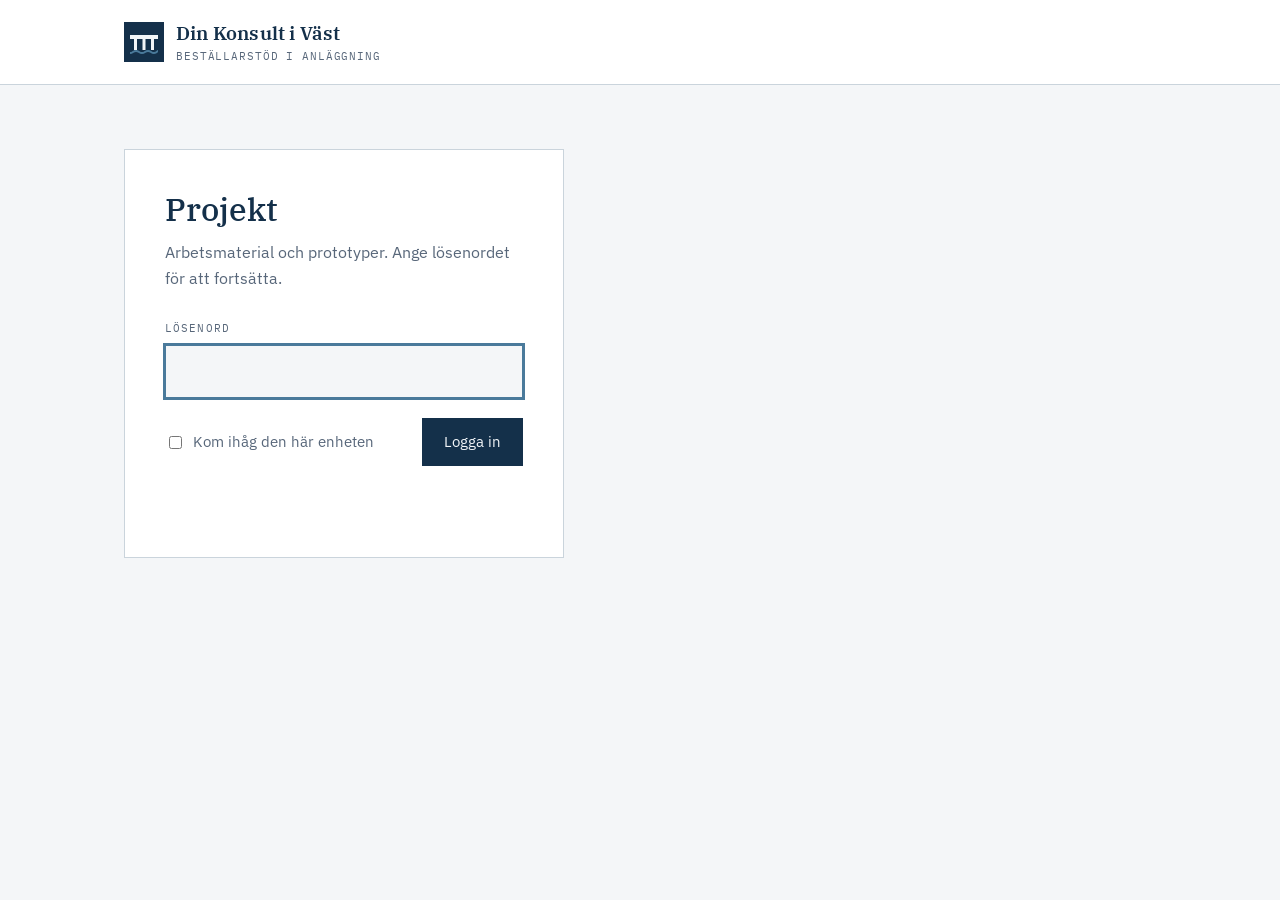
<file: kalkylappen/index.html>
<!DOCTYPE html>
<html lang="sv">
<head>
<meta charset="utf-8">
<meta name="viewport" content="width=device-width, initial-scale=1">
<meta name="robots" content="noindex, nofollow">
<title>Låst sida · Din Konsult i Väst AB</title>
<link rel="icon" href="/favicon.svg" type="image/svg+xml">
<script src="/projekt/las.js"></script>
</head>
<body style="background:#F4F6F8">
<script>Las.oppnaSida("XR6PFOopDHX2ZpY8Ct/qZZ9hDCo0uYrsvhpyLE+Fid1IyhDzQa9FGMd3B34SRo3LWmDqLnyglMle3p4+qF5ycXBFdvNFmL5IBgMCZ8N+if3c+NMYO0WrAJ8TMnAbyxkuS1dn2Ko/x110kCZeLa7T8dbgaDqdWtRjU+IgpSvpDmQEvIzM5bUHZ6zkua7lAEBQdUKL1abIhO1p5uBoZRY3qhDwb3XfEXeFdUbhY5gdxhYxFcAapncWVhU0iNgoNgKStAQ+xV2OZ57r5a4dHU3OsOUrP/uSeKpEUezgNrMg8NPG7qx+gNP8U8xGqXfYljk6JtLLCxB5w193mGnWMBCov89KbORU87dY3q3fNm6IsxLaMbMW8aV9zGWrqHRBM5/sdxqiuiziVhkPc4S8UjigcSXih7U1ovfKtlcs/[base64]/kLwBCH5Ucr9Xo4g27POpera/z3ZftEJ4062TVFfmlfaeUFKPHT0ldVM6LOvis+Ceosy9gJyWydBo+V67vm0MDnLuvZuqxbzayqRlZ4e6458Y6AG2IGCoGhztSjXEQVVxSkHgVO8n6qxJixFLTwhaE0x8yuA7tseWHGbLzpAlblbdf/DB5EvxKXNe6elGlcqq5s/zjr6tT7dnNju3asx+ZCtxQEujY7JE5k30JzrPK+xwyU7cfwJVt5lj7rCTdiucUNWSjwv5nYq7Zlo8yFGHPN4hwLqiUcd99fnKRbyfq/Evx4YFaZ/m5nGT619JFrNFkf7M2xsWGTqWOI3rV6rm4wR/kOZV8K90Izcxd21ygiYuOTJdLbwV3WR6N6HrTK4305h2kRS8lzbsQ1vjbeOQM/bSL+i1cQH9GNVX1NcDW4KjUR8mkKnin75ipPOg+gqotWniV2ADguHCK6LeFEjf2CMX/KAkJpUB4TCyP9kywKgX0ilnQ24kboUoR98UAV1eXTxzUlEHmQBGIWmiypLRswb8XebXui22+xVgZo9o0Y4dXIW/8M7/mpqhaUxN5AkpuAdVN/JQsLUrEq1duHGLyMz4kSe0ZIy3nwZul7IoM8ZVd1oiPepmeXuyrvq1u83MIG4tH4RKPNSmpgk+TvCEq7TpybDzMLO2SHKoXUTs9beK4YEA8S2JWFbEHf3amECm2zGZ990458YSggEMQqhFDAzXsHB2t4VkMl5KWB1Jhb4IxArs7Mw+jgEV/ZS+/v9o8aqaO355LxTJ+6vtbWL31JTPHsBrnn1qnFyjROdcnsIob2u/N7QOySn0c+ahDWbQZr2S4bYU/ekiXD+5I2fcyqk1ms5JYqTvf5FJlQhYCuTDYgMWUyg43srsj/JjggP62BHAJw0M6C9gp1jfXrNIapFqhHwf9J9dpdPBkiE1Vq+v+Z4ORb3f62NSWMNhGzHZTy7Vv4PYFN4SRBLkxEXH4icHnlaA2kAfhnC5Th7w7YUyK5cYpRvAUuV8prJsM9lcafv9eadOIdXn7QYCNZPpOnJoumBUsjzrPFbuefypWPJeF9YQ9hfDRFDkRLgDl/Hs75QHC0p0ANY38J0zt9CXE61mwtntCO3is4uvN4bj+AQKhiYs9iR6lTCnzgjifGw6CY3q5Y7PlQhQgueyyBCkSfX0tfm/gpg4cQ/T7T3nnCbZjhUXdT1oqBnfUAy2VRZo34WOnNj+zlylAzmCu156xpFC6ROb3nXSpOJF5LlDDa6SkqRQy1zSOPvS8yUqZjAMml5kH1hfZzaSWfKNmOLzUYSSbPtySZ++aMyxjRP5jdvUrZUCUFAN9F55dyfeDzyC3UEhdajpmVxQ/y+lii18GLKseP70isHlBfSsyGtlBbDbARAlN6XW/S5r6+UkaEZCLEZS/c9dj5u+M1NU0q5CSeN1oVhk4zGkNzhFrZRVUalKajsU0tYjtjTQk/bG9LhKnZTcdPLq1O6Fn+4JINPus8pdXOI39+x8xiONOm+2/eV52lKUAWt99yWtnZVq7TeQ4DP1iro0eTmMgFutpmI2z2C8AWGOvEmsp3dwyWdPWvlxdgXOg1dN3y0ilpzriRJy3R9mwUR4dziH79hjw/9r5X/M6NNC93oZqizfV2bLHLcla1gvNxfLkuHNW9GpZ+D4x/7Ksllrm49i3Pc31stiUonUC3afKViJtgOOmgQZbYDyyUIskOhVwp2Pv+pohb0qlRCd+hWO6a1PlP3TvUsav1Cu4b+yTVuzUL+cHn206o3WBTcJ3B37i8458m+Ziu/zKbbGc5SRyc70Y+gpNykqH2rEuvHux8b7RjEDlxbazzREmQ2fDOTTFxiHb+BctvFiGHPNk7Mq9vBhIi3n61HaRdo6feC6ZqbFbS94ZmiIBp3rYZ/J6OjiyUxo1s+yaRQS/l5lCvkj07pgHA5DVNnGLnjAf1QD8kQOjVSLGOIL7y89k3y8095HY8yOzjz3VjUcRoGFnYtHTyf+hTI/j3xuC9cQCRIRO3QA89UUAiiqcBaToTYWbQtABP+wmsO5dhTdWJgvDDP5PNutdC9k+S6NSZI4hKfp7LHCvJZYIk1McmpmixnAW0KaqiR9BUAyshOYcS7eY/2vUYzWEK1aKq0vYdq2K5krngD2Vw0xQ86Ibr8ejVZX0Q5UlYnmLI0XVb1BeHOHUx/9pqAio++YyGBhIWWSpIYRR0Y9ugt3nOcI5XecbkpDwuRR4nCkUtf31hvkZ4kHAerceMOCOEahtIq/QAD7fSmd4two8eTLOWCpKiNaQlviDdLuh1GJAa/qcIKMoNZuGgcYMF6hY/V1GRD7MW8aDd+UqTm4HLMU6TQcS616HkfTeF/kRFfiL5aXp5pi2e328yEdeky+KOfBNSnrOC8hmXxxCTbj3VR8UBqDRzqHW2FNplOh0tJVrUQAg5hMs7/1XUaE3Ql3RNiROjnoANuHNDEOkkDyy4d+2uHODi3rRevlGUWhks5+ZZTrsr7+PJ0Mmdk8E92FYJBvn2Mr5iYRYHV5ucAbLCgem8T09aPtdBJExS33IjPm+1rbYMuHDVt8kij2D01cZk2PcwzBABPTcDQN2DuhfNRYUT3i8kylIkfGqMO79K/[base64]/InMxeoyFL1bAIgBds7+4+DxDhaoAIBIfoQAhHa6XzldGefNYt9rhBfM1mYCclOmvr+d7jcDP6Li2PGqK+ocCdyGDpylwtshY+bttJTqTNiR8yYFh/ujhHG6iwiHtjCK+uEAhG3y1L4ijFDksf0zrl5p4BPOElDCWH20eWfWQUuQncowk962anKbVXfGD8rQtitPQHpo63yi9cFGMFcOtSkStoap5YiqdweVg6eFyo5oJ9HJBAucDxB0D+LQvF5eWTfb4m5/GDkpOJMjviVBq0wW5CtjuBrtL4DPcAKXRQ/xtP2WRsDT3+4uC87cNL36rncN+D+EZUd0stUjAHd/x/HJVuLUg9sa0ZOxEFqu+sJr0IZjhevMzL0tViTytN3YVhqYO3M2KxqRKJoCDLE6xu8HMRnYG78pwyU5FqytxCBIIok60T/S6RmZKprsyvXCCpZZji76TWqjswGS/cTg0MfaeFib5J4POt0ODGaoMpoMI2ReB1RC0iwHUj/fMwkdN9AW6uU6xYF4kXcee2fBRen4g45o4En5jhugdv+qM8wm+WMGwFVcPLQheunBNkhB+/X91Hn5ziNJKgjOCN8ewkDZQQ/qzRRTJRwhGWOPleasyU3EjIsUZuNRFcFd41ue+0/EShNSTSwQt/rgnZAD5uH8D3A6mpTiEuWGNOD+ax7t+rsLqmII2faBs+M0pnY2ohToDbHC85RkhSoDaDxooCydqOw1fRiva0SSxcxufMuFetEVttRmnM9VKh8Z9IHX7Ej5Cih7ANx3smxSHdV+iVfwA2flqiBd83G2th2Yo2ztdwlHvhJiWKKqaZUolOElx9/MAEzs+QYaRq3fhzMSEGbmy4YvSKoop5T/4AkJBWe4vtXtZVyf2YUAy/askaYEzcEYtRbxq1vyJ38EBn95F+SmBrBbWKzw+kzF2WhEtnOzZHqODSfEq3LbgqlJx/rkhDz5SNxok0gO6me5UxuSd775D2w2qx7O4oM9/FRljijiMFl1XNqgCOuqs1xOUbd/CRecZuYCrt4yzy/IkivcNXXtEZrub0b0a089Jf3A5ZHWO5H9lvKniy4dc8R4rW0DqspomEDeN8U4JokwjhekIaMVbtiivXo8FheLHvpKZ/jmMVBLma+DlrmQ7b9F3pWobUKtJE9FF6oQbyA7Ks6w+piA30RVJkVNi454C1YKWVil/tsau3gKYj8lKjLjOomSw9GAntU5tyCaHIDKWCkCZ4LyxXMrhN6JXC/2N9311XJdmzDt8qmohpRI7JA56LZs1KDX7JcXo1gKds0mKgC83+cnSlhdeCItJp96SmxpZUBXpHMjF2jtSj0doioeoppmba5sKLjqqY21YGEd8LzFroN72N7qaM85lsg+OqAxqk0y1Q5kO5SsX+Q150kTywdJx3j2AQGVDxCfgvVw5zNYilBXDbjC/Oos+KTy8cNM06ap/DTNe8dzRfHxqQKgndGqDh2I2VLJMi1Xgoy1zvT3vd6LU4lYK3kVdORZQ9vLLUCcDtNKwonfu604d1fCH+ygQd2HWK8a0LmPjmaL6Iuxf88bPHxrzukz9pbotRNAJh/DLteSA5mIFN1or6HEPze/Wx9HAmeHIKVRR8oItTVJ2Mi3SPSWqOamw8RqZeKTEJS4cvlb+Tx688SnLdV5H7lQ+0WO7/Fr+dU2GfIaUsOWzwWy5V8U3FcnjgUK/cY5lL214EvnpzXWTeid5K9cElXh09JZVLe378UEjRVgXKSXbfAk+gZ3P6O3hgE+MTBWV+1Mm1RyGRuQ4+EMSdkX4p959nuLOvnamXdZ59F35EspvMFfnIx9vS+PJaPYfyu/qPxgpztY3xhqGtU8fnF5dJ6ymljkjvxGgSqcARTXdBrGOiKdMDto9vE1hYqEoIV3GWEZRTmoA5+ZUMOxadpGQTpyoB6Dt/TFcP4oRVldvymyCYBhMShoghdml2Lnm0Rx5F/jz1AXjRZ+Hnorpj+DgI2UKM+nzuXo+lIbRYc6GZB4Xgbr1vqQonLO8CvsVnU3gYVtS7eDysav83q4IJbFbCLyszZVqq9UnaPTTqWDKr7c2WSBElE1BkHDd+Af/PWZQXdPNmyzD2BNvpbeI/3Aq3OWYUWe8WJr9aUQx4p6stNEHFPxZO81Rvqabgat1HpXGWrDxcFpSGgf8Xjcpm8ihNC+iDANIoPVedc6OOPPzsW2VrgsQcKFdocxHCWSX3EIjEDld/sEsXFo+vR0WWRmRPJe54pdRsDBMfDjB9h3RvhBUk0J1gfOxkK2iVOxA02K/Rj56aTtRLkLSAu23unPaABuX8emBZWXHCVWfemgk+abckFN5Xf6YNxyamPKE/mtORPtwIfgAmI1v3foS/ns5cXDkJEKi3xY3Ms67OOF1x+8Nf+YK0FoxEFli3hf17cihAc3tkgF831KbUWM9iIQaCMwYcCDMi0Z/4lDtelneWMmCivb5dptnlRpmjt11uqcDik2SKcqWuJWOYnnDU52KpDJMCNIrShImYHPzC+X/XF8nkyohwyNLT5rp5XmPIyCfFUcC3a23IGjRhnHhN6PY0Axj4CL/MZh/aXq0K7456iofnB3AAriK09vLXM++Xmx1N9Ob1kBQONTMCUGxGxP9TIHwT6Qe9MWA/0HqmBZxhCRqaQRgTxJziSSsXMDgxmv9HuJN57MEaMj5WDpNlrEer2vEVb1nmLh8NmmsSY8W4umkdFgbs10Tuhwod7RhudcOc4lJWrmDQlbyw8916D+OjvvSI2BnTmoAk/YIcIfTkFUvaZA2qr79xyOjUImuXttzbb0yiLP/ENZKDLMKl/[base64]/ZBc6uk0jUWZXeOx4oNlMhyM3E/YYqXUqOr+YuVF/gi2dzHbNjKQ5wCTsx/qwdmcycA0UKuRxC0vhdcGXBrymJHY7h3TgtEgMLdm6tzMU+HpjftCarR7J5WBbhrOFdudM0E83laPbut7HZhpam4eVZ8c+LZ+tU9j7bPFK2khNty02WtAPq4BmiQEFIWJqiBLN/tOt8RLfPRnTRzqJilnGUw8vbfuH2kw0oBanUloLzt0J1qk/6QOkRmUl5r9/WdTRcedzrMqOwyVyybwyf3O1WyMU85Dn/De3005mqpeLIchsNwYUTVqIPwGkCQ//8xixqfZfeXgN4h+vli9w2Glm6wWR+8jyymmQPUn7hPyG0o1aSTfDvCg8v9GOD3NtoPNSV8dK3XDuFjn4VB+wrld7XvP63B+Y86fQV/dCSHqJhLQgIsECozmrW9HFo9eQxTsevQW6pTps2Ftbz6evSLnZB6QHShe6dS0vGl13yjYJULtnB38wi6BjciKWOwC+0BastKB7NupO3rOh0+t5OLf8BbTuIxc2pnc9zRgyiXEKNvY9hZfqN/2Zx2si0LqExv6S9Pc/xYQqOdtfHDUzp5LS3D5F4/lnRGqi0RKMVLJtwdPw2i/BrVC184VOV1jJxd94IpTkjkL1p98ariqFx4iaXczz5TguPsLqWjRcd6ZNkZfT8001f8VaoGyIa2ZTKreq3iV+RC9EnJilpbA6MoeqoREpJ/+h1CYpPlE0uurWJs7dp8lti5zc+iw4gHzkAA79AcA93tVFoawgm7RUExGl5qE4QXLqo666S8My/6BK6ZaINK/2cC3QhJ6NEbgh+8lD7kjPVQyLK8Hpf1a7X8jPz8oL6OTo36wRpCFhgSzR+H3J/+We0VqJUvMqhB/C2OQqwDrxQw5VqdSe+6AxuT+PhhxDd8F3S6EvECMyv0jo50LaYhHL2as6pDrs1rbVGrHcN2kn1R7nHUa9Vv81xb0sJ/gjMFkYMf0/1sp6sD3djrDUx9o3Hj3Fi0U+YFM7RtyMYPXKI0gl0i0gj9VfLydfWFFAP9Ti8t/UxoaJOVhiK+Fb+N+q1VgqwapBsey6L+X6TzHqmxnnnPZx1cE6pzztZ1jNQ+7QRIOfTpftGND3dV+4FbcR0spFsXH7zVnEdhdq0nJx/GrFilQ8gwzHBjmBnPQABKvbxd8e7TFLYB+aCcgDope+ai423mo75TrRTqVPtA73IjGZLH7Oz0BBwN8J+Gh762GZ1GgrevDzyWMn7Cyaeg96uL9zbXhheuJpF8Vmlv8Nc3TN45G9UPrjMtPZyusCRsXSgKtD44tjznRMaS/imjf3XWSLwv5Zfkw0Fkyn4JBEnvHsNjrxKEYs+ihOm5R5cThiR0CzxszVw0DmXgKMK9+72mYdj75FDqZbOl9e+mkrkZEKvYNiab5yiPZnEjGlAvfA3bFTwfl6lISd4F3YZ1zN7s1uxNRkMo0iPg78ua19FRq/HIkm3JdnqTcuwV0/KrAfjlOu1q9I3LY9WVbJpJ79078qvtV4A1vUVl6OO0dlSO19ot7PSSLIfiAIxaOXesPdaV5YJ9NEyLbI/cXJzvljg84+UJEUBlqJlkb5MwjDJ0ZWiVu4O3vbhSq6oQkLA9/D3SZAlWjD8VY6opJ/UsLFeMyUdoi8Q8dNugL4Y+urHYxDE5zPM4Lig0JBLl4ajrt3nVfvcxA8+IEKulmYydXUGa795jy7WTLTT4EdaLoCzHTN7XvsRfoGxLSqbFBf/PdU1zFmYKMebWiaiYXUIeYbVxfcusrw3rM461zDfsJKggB+bdrOnjVn1StOyMPjA6Tmew6YYTr4gN/CxoLKwHHMLzEZp1kNujMYRqJt1IgGon9AQSfHpkZDtC5Br4PTDnWPDjQTgXLVqt4cDGLLULVvi1KFeRpLHZ7NZaEq0SysnFO4Aa+FZV0yjQsRohuV/UW+7STVwJ0/qTU9sLlnmYVGUj4ePHlwpQNYgPlwh1SuI6yaXHFOVtiZgwyarb602ghq4rRm7PcKyCFtBu/ia1aQxylXpCQMhAVE1ZPJkgKmVt86qRtA/xbRVXYAa7kWyRv+yIeB5zM457vhPqpQT1WKE7uzmdshFZFMYBDwgCHWEn6FJ2l3dcoKkFa6vNWa/tsPFQzBF3AkRXQW9a9Wh12AUDVd6TtA5bgxU6ysyUfG+5VDkHKhJ7dVQvYFBlt0eor5Pd4nhFf6eKRH2A7y1niwQUkrA8ZUmvNhk6b/Eq0gdROBGMArBEhDfi59phsQX16A4FIUilMUY2eM1HriSs5+bQKOALHclLKRc3GRjMLSVZGSIahWr5SuSebHQx+u4iV5D+GxZxowzQkFrb5n5equImCQqXr/G8bis/IoZkcjuxwkJuhMCJU4rBqrG4z0uVX23NURRK/rhh5A+dbOw3R/svb2yRmsejm8XZbDAa34Lq42OTQxMDGTsSB9YAFWpbN+n2HzBUWdvkx8KVS7hFqYIV07P7yk+qmx7MDrRYlkfTz6eV4CkSbUHMJVc2SIiUrXpBID2XE9GebIwpPt8IA+BnINUCRP+zq1M5EyebywuqNb4awQAZ9QSXc8pOntvLVi0jQ//j8PBH352v0Gw97L5LvxeUUo5zPn/K6QrneSQm7ys2/J90AnKyqC+Ab4Dn6q9cAizrR3blqk0aP8i4fFAAQdHhZnLzTVixH20SuIPQcH0pkIvFSCQPr4xHIv7NP1WtXVSkFNVs/JNJ+h4L3ZD/zK6XL1oKuohMZC9cFhyTcBD9pxVczGullOmaETR4S74OZiHCC2Xm4uRp8PYEHzN/lylY81qC+GUplllVOU9/pJEa2kyzpj1m56VhkAM03TRQeVQw6CevnKpP+QYY+8uqwRJQMDofADswGs201sQ+PGS9g1p6tE4tFAPjtRTJqYJsbNt82ReEKwdtdxSLjtyvJh//GGmkhiSSVWTqfk2psLL0cfx7wLHxW/PgLHBs8aeCpda3dTa5EUEIXqPaJ25xr+7kWos9XRtxtq/UY0L9d30L2wmS0nAUqO2LJIh1Ne7eIdV72BG6L4T/5iVo3hDI2YMIeGfospUcya0QnL+i9yVXeQC8YPajrqc9OUm82B7KHxG3VAgT6SyRIMQSFcpe3BeJAPmfhLVYSKrzKufcdd9ksKNeTPRh/w0JiFpSmYfRzs/AyepehCfrB6v2067QMTZBD7qn/MOZFbMbesMbLxrdwV6tbhXa5NTcHf90FbRgRno5XuR69GaLO71zQL2xwsHmXDWQWEr/jcJ1uqg1z+IK5kcCSMCQYj1sIbFghq0TBtp2OXtYV4DVkmFsHio/+gxZsi0XuT8ifg0eR2Sg/En+VqP/Y3RYAXe9dJTHi/gmfYIHJWFzpF0jUempR5yunc/dhcqDWG62jTZ8PWKIWCrxS/jJZRcaNDxhAUXo8SprGbw/LlNLf10scZVG2hkrpvI9FSPlbKu3dwY5EJq0JlWVxXGLUiWY76Gk2QRJ3PTQw/mbuSZDf29dysAmVfOX2bV8l9YwVz9d8mD797ElSKPnfP2bk/WEXdrpcslfHpD6sIeCQcl68MXgdPjukdo3GuTY/JKhR48SRmYDgt79mGfYn97qZQW6cZPzpbD/[base64]/TLfB1dQbFTeFUQQXDWGJnqNg+cXfp3WJULxeSS3yqE+ruoEEr9y83i0Kbw7UOLTI1lg/vDJlAh4H3yG4i5RKg982O7QFkOlaWPOVDtED5mBaT2hhNUjJt8bNkmq2H5c7eg0evMhonuCUiK/rlyXJ09ygMeBw6Oibb2upjwdbTsxEsOR0LzQj638p8gbDbuPt0jgSBrmbMARaF5WNqogcKw25UAwXHSD8+GKn0qjzUKV+5hLWHegauzlhKk2GHo4SjrnXKnj3Pez2Jdh1ICbI+pEyQI8RJbQlKbRQrHBVGywRAXzty27K1B52M3zA1Hkj/Js1/HJNi13U5QfgfaDU23C/okyCbbDGpDPCCglpNtpU/3JlUTROiogPdCh2cR26StgdbiYjIvwqVtALpzpAgJTmDxiSAqmbNL5aqUM8FD0t43uvHQDAf5PSL5wwj5sU8vDqyXXCsjoMLnbikm+GjzwVOf0kQ+TTf18zF1GHBC6lQf/vqKgDrYU/x8De1LVaVUQDDkeuQ8Iu7DIO6Kck89807NQzrDR0zj5pgTxMCArQ9UKCiI94UOMdpYnOyIqb9z7cJ1nWiFqGRW/rayD7E71lXfdIEwjCFLcJ3oOmm0C8wx/6qKC6D/2a+v6edbBLdvTsJrdhXQ67Ri+HzV4pxklX46RryRBDDpMbJ1oILBrPlVD6SeZxKB1eho0DK7Pj+xaV5OLK9bsgFv1KvlPrwYPP2BAlbudATakxy/mEMTEHFHAsgLKe+ijTIOlxB7AeV09ekN1FtxzGSHKnNpJ3BM9E5/Ud52fZAsXq8q4UgLWcsy/nCor6kwS2pCKlOfEyLt3ot2vORzyf0oj5uWxWWNQqu6mphBsA8M496Pf4y5p+Ota2oXeK9eELW6ayskL4Hwl/OAvwrxGfGnpw4Y1M8v8THqnFVz7304dNV/OPGj5V4wmPdI+w/[base64]/QdfoRQMrv505F7SN2YzW3BgXEzSU+lenPMhGTEiitvfjSJ6d1dusdWPiw8h0N31qYKczxjuzHWcul/mPcp2TnWweT7FCON8JlM2WPF4PUhu9p/bxncw/xRwyHCtHdUcBXelHp+vYfT70e/MJutzUlo2zmWxWbNcjvR7LzlfbKtEhV4RktOnYByke4xxL3AyKnKFte6DvhGcKxeMUTQblbGUUMpg9HyKzIhFoxSnTFv+tZ609pqjgkWqxPMKyB1s53r/u9l7vh1PO9ejjCGiBwbuLFLesQxW/[base64]/lIPajCYiGHqrw6c9zTXScPLIHexDvvCaTClh8ZTUxHO6d/3UEtCTdRyTJT/rzl8Hi8zkcWbllY0q4zvwogbcIKefrURe3noXl+aA2rYDFsdc1VOQlZ4aA3R3G1jD0N+P1vMq2Yo8FegXEWM/qHgVe2erVyXjQq1mX3hYwE0zj3A+bzVPAYMfYfY3VRTrXPtePMDDxDvv3Q0uM16k+yZJUvoV8S6lK2yh+MWPAzYXCOH4biInM2k62FU26H1vKNWJTyEA1uIyhgLaeg8CNNz6QRxjeWwWYNog602MrsFw6PAOpaXjYu3iVGgOzh8Us0A5WwuVx5Rnfv7N1RlEMMID/6TzjNJ4feApHn3umfZmB1V0ZJP70vC0QU5JL/ZD02xe0zPstDK3t7vK0eoEprTTUBUnKJtvZhpTBYoCn/iVY+4ruXmYKEnisYdgrpOY2DoXgAjZxKI+8n2vtIZNaShQsE7xoBKurRP5hA93GaT0tjntpUHluWuBnTtjzNkwWApgPbNp5g8MhVtPWLC5Y/cfMLv3P7EPAngXLOlwmyh8NHkRn85+3aNuXJqTff05X1MOTz3iC1gaLd6xPqMzTO+++FTemzNl74XoVRkaPwCMSG4rFyM67Di8z0R9J0N54Rz2UvyrcxzK1VN7NooRy+EKKvChD++smEHrxfQ7NRju+D+B9w4R4FuSlf/KLWNBDM2pcpGoHdlDWJVjVodzZReADI6gLsUJMOGmeqOTHkQUjB5BZ+29RWoGU/2fg1huJHWjTVvIyzmDqN3gR03bkE+WDeYuduyk/Ghae0Qa6l0T0o8OJggGAOg/5YrEf5mRqqB2dWmQGC7TXQKpE1g2ezoKGLZVyyLjeVdHc340fMKyVt7K5HSUV0wVBjPeo6Io8EVOW3bc4rJ3Gb0VjA2zxmvEwqHsI2UW+wXDv2K75k2YM1i+lcvXXh6d40xsN72U5zdMLtWgAlau+SVZ9g9tgPyFARPYg5v5pSx+/I7VRH08TfudTbLaKHHNoErYK7TOtMos1QiNPepCaD1VgsfR+sMrYgha5sA/8d5xMbejiKOQFh3bN33i+Ow6HWkdCul4j28e3C5nitz+r+0rg7lNTWRSBBV8jUCjZm34+2IA8NcxHu4SLpdvLr4eI77Njgov/RrNt31X9yucA+zb7mSckjASskUF0mp/mr9KMUD+rWdjDQ8xHf0HZdCeTh5vuJtFk4ySmx+5xq981f8r/[base64]/hpAgJQWGF6mGGgtW9HCfPcD0gIaCO4RYcyOL5FCSu3FEHwPVacIZlCUZfVaiRKUAHL8GeeNpry2if4baVAN5P2VrW0m+znGvAcRQdDtdGg7k0Jifzh+6t+tugPWMV07ukenp9XxMNVJN7XuSBY9JWYWUMekCKnumc6y6zL4Beb53b5z/KlsjqDNkGMLZonAQNaP12WCBzVgAYmYNJvSmcP3s1oYNf4WiPoyQ9QXAIs/1Lip3q7KtaOupj6GQNmYb7XRCJrDQttDeSxQC+MkcA9/cLz6QqycENWkFSM40yDHsuDTBGIHZ0EUd6Fd4h9XuUjZoxl7n2IAsR+QeQ6OKsRBKM1k4YmVtviWywcjA8Mq3l8nQQzHYVcGHF1JC7ZozoJgFZ2IFZ6yl3tupJCFqAX/W6+3z6sHIhUabAeaJPBDymFZWO1xGhmXki0z5UU7ap0iXXU/+slbZI/KDtTCqEYAve4Budb2TXAN3bTF0qwpXHkQMPsDU6TTNuigYXLBAhnPMaKntcX9mHwfkUAwTgNKsDA1cTyJslFefPiES20micCBnmE2s0JYHVy+srRqOb/SxYrCzE0trmCnvvCL6+xsFOynauDk0BGwbNDxaC5LmWhIhnwO11sSETUylU1JhJ1KEzN01soaSfwsGtSbTBkQVp7YGjTzeePI2DGLCffGlxv7r9PEcg/HNx6kuL3B9Q2ym/RUDN5jfm9wNq5QR2SBktDVJjgYC2Gur1YmDOfAe2rqJ3GF14CKkT2A0ghLjvhBpS4LZKOXM/taLueK4BxbDGj2ZCqkhfDrud+A+jNje/[base64]/rIazUc+oDIok/y+rHOFj3tjHwqQc3JPdn0zXAB6QxXSy46/KLz0gWDmQUHhjjd7Ar+pd6kBziKB4uFh82dCcEaRb4CTOqS7rsu9Zdp94i1/c8T1RD15qmXMhY9lOg1Jw01Uifn6oaogs/jNHS7BCmC1meKyhoT51BTZI0VFH2o8oJ9GZGSSWtGnmTcpiXGDLOFD5K/1Wam5Wu7PjDcG3cvvETN0yW74twcuWobuqBkq2CW6vjFjRrDfMhna+maxIYtpI1sSXx8AWnhzSVlz5MjE4NghfVZMj/+gkZDUMKjJn6tzFRbIElQVCpO+uQ7lX8VakLtQ6DFwPksWVWzgqO/qLrLmDzBUbyY/UncRXpZQoefvQexFdP51/DXNZXDWgBRVY9tPZnY+uI6dJbMu2HwwLCoQfsgpOgpQGON8e7JOxgtzL0gFdhBSej7fMHc/T2yoQgi0r1hgtY7Rz3xRecCOWXq8CORH7eKOyoaaS+lWLTnXLZo419sBzbhqWOiWHZnQaC1jGg3LosIyAwsH/yR4kE+bkgAG8g9X6KUeByM0jBZg8SMaccO5TrRx+p/n8zGFvfymef+youA4MMo3i/6mHLNR+WMJMExxSamdLRLBh8TsZHqqT4fbjG2Ir+YQTJwlitI/E9B4hr/RpQun/8o74xqWeI9ysokQ08NEi2dtp+ifu8na3GnK7RwuCuOeBxhvHsshSm4jk8yDl9jqKRWse/[base64]/OJixiHKgAwr/EpC48jtCMaDDYmVb4M0vPlkjh5XppzLEagf9+LPwBVGYz1WlGePhUQ31jP3B6FcEkT3lbkAHr9Brnzg4nIAG4gu4I7a0IADa0xrbZNBIl8dXaxlV5Amic7hrpufvJ0i+KS1Vb54rkbsiyChFfAewkAzzrTrGKDJiMz/Lq8sf39M8mImyttwfqJ1Pvra5bQKs5z5X0NrAKo1BixEPegkcsHOqHdaoJDibK+Szm30bEXWwzPZ6hYBoWirus/4u6Za5PQPQhCDtMd7tM6E3u90lLZ7tVGruMmAaK3cj/WEuhSfeosmjXh6Im30wXXjc12sBGwWyKi0bIlkWYoxvK0cTV+GKLNRcmpCm3gzy7qIoUX8UFfZZty+qRhvZyKgYPOypZNO1gB3pFBlFz//lNrmsmkMzwQbtFojfKCvXaQZYG2L1wobctt4diT+BsHWYQvwUaM19fMNzMj1UuhRDWtqyXBMrX16l5jEDy/1skjgVy+zJICPg5zRa58OGCke4JDV3h7JRMeaGNQzKlSQORYWrz6dUoOEoxIBbCUvibg3p8TFEQuZN6LgXzhxWEkNjl6kF2iV/[base64]/Xrj9forYO2aihDu+ZUYU6dpl2EyPyCsv6bJkkDy0XlWHmbrV4H/mlLrxpZzJ+MzsTxAWUkirzUVUt6ZZLkFAVYhNkFpl81fSVp/vdHMnu7nNbmn8raxa9cv9QiohkJo8ZV3LPaJr64xec28oxuPFTJQKCrnC16uYjyacbPP0XG/LGd8k39ClsTBxO3NBbV5VAHJjpcTV1hh0aAgmLciaSTHPKJNLUzPRGnsV/AUJsn2tI6JKJ6mi5PMIl4SeneSbvjzS5PsA1b1Wqb68uhdxEEP5cMbC5TJ/wn2K3GKplF0Dxt0k2JrnZtB7h+N2b/7Nn4Aq4lZgTYUERffHaP2LSp2psQFrnAy6mfhNbr/8dpO5xafwsGTe7RCd6gRcOeiyceKLiOR07n/FsgNytFudaodalH1IQbx/ZwITe0LCJHaNDz6wH09URv9fbj1QmRS6Szcx1siXkCxXejblNp6HjYMtwA5icRgyFAhXjWM/o0zuPUICs4kHWMyoaZqEI7epAmuKtgki23DP4a/dqZGvg2bvxYGGiuFioCSFglmHNY6PCZrjjgQ69klXXkfUDZ7k25BgRCPtrW7IFf+WauOytPUKT/An7q5Ji22uKcguH5mNI2+ntrVMCQVlue3P0Dp/yqQ7JsHKv8Y7zt6W0sWGMrPhlUrT7ZHFmPklL+mVcIRoKSEpTA73HGHUTYwR8mG5y9iG7bL75mAbjXblaivJJoQUxh376GxjkfJK2bU922Qm+6u5qwtC6hHOKPmfrS5orCj/[base64]/+ZM1mspik63l4ck9BXmpSQDDv1w7qVFeThgl1EF6nIr3MpqOt2N9oCDdwlAMjWDR6vTTdZ59f03oWIrAHimDoVhRXiimpVRrbV1Qq2IYUR/[base64]/liuavEYaikoCDNA8li0pj530PX0128/fNRoblsF3fmlDCDYj5GHEocD+J5CmHvIUXhPVDCuGRgrClZuEthn1eM8Vjzazs1cTI5JnNl/z3fPWe3obPzEMYTw3WW0d/Apqvkw37OPsVx1GZ9IMN70XWWNgmlLVGPVZF3ARI51uYBoZzL3CMr8wk0icoolLS6mqhyfC0xX0961FNlkld809PyGHwi2kfv5sBvVQ/A/UQ3AM4ToBlyvDHwLh4jRwUwNw7HtKrC7SSiR8wPv5DRkIkNr9ogfiL0QnZTzSv4Kc8vP/[base64]/SyZjWClsS4kILHrVltvSnS1eHlhcLdxuReEoBFPDZlruAOpXOlZymOwjUKGMj25m26tivmMe5H2NKl/HdWi7YW5VNYfkWQpbphapgNOggtvFrblm6QszRApkxWUfzPu9onJ2aGsvt9PKx7gjzp93bpRIYC4rj2P67DOlB6kiaRn8ZJccl289ezQh4vcYzQdQXaDu58Q1ibtw3s4r1e2gw6bI3nGBQaP4yrZZi+BvfN6sDUhc5C/EUiTiLrXFP2Uw9VmrABACyTZ4lsu+Xt+JkUoSuams4JL1MCcCoHMRiFNij4o7TWH/P6mGOFNfmfLfuUquDaX17wGcWI2rxVGRZAQkSFe9e6zT8o3TvSK77BWjl2ELgG+R3RyXNICI/Ladv59B+3sNlPP8xpJhvW4d4Bl1ydqlerS32QtuxAfEq6X/tmns/oZxP2fjVt39d4qlPBlY2IfNNi7GbYHBBwxpN99Kr0qfhUSCEDy5KZTKiOGBhF+HLUbWQxOj0YjWd+71pEAbHx8HdYzx7a23ToSZCl6FpZWr1SP33/h8i8IjuRYb4/vltQ+tT4SwpD8MYOfDooMh1BvQfAk+21lI2gIlWPVA0XeAAZC2epY3Ob3MJm137eUeRMujz8duk5R4n/LoPficDKjvtZz17pJHz2QwJcS0u1K0UvkedJrMlLo656cr4AFCITp3xEkKZyjfZ40qfDx8vq+bZ2+QJ0BIl95rz82feO0CVUq+ANCmn6kdx5jrkud7ISW41/[base64]/zIfCL9OEFkSRvBY7SzCaCv+v/4G7zgwLbbWXyqGVk134ecD8I7L/LjwF0C6oB5A/yKobVsVSMSCZdmp7qkAX5sSL8uXCvMVpHk8qi0/FEKOR9QjqyspWiWJUl/A0yF8/q75XV0qQltJi9n1jnuAeE+JiVadLJM9TS9CLwbFWzjd2k8kKPpJACxmrXFEoR4o5tm0lS7fcCvPqHSbpCF9LWcTY8vxA1zR4BScHHve+sgC4yD6Lra1xEJGKOWyi1gJf+NLNr6UQHheRfXBLH52lQyfdKBUxBTOjZ56il3s/GT5yffY5+S+DrWFl30/I+FNX9Up51tGZf1rryAhkKvmc1jlnnbIVyXn0pgzkyClSMW8LJEw76DxCHjOuZGR4YAk4qSYAKMVADcJYhmKz3zRvhmPTRYK1lmmV0AwE/NyFxzjeUj25yeOaa8UfjRE+2K8Ehb+tNQ7ncZqNipgLZoNIU0zJTwgdoKHDS5TQ50lH35UUaPlcJcWwYCrVp1i3kItVv6jj4MQqnBCwqWP5unDFXduT+E6f+ombGsOF2stmAHVEYi2YLFJR29bWjejlxnV40RrlsLFXD3UByXFWpfGxgzm90ebd/[base64]/8EMeWlzxDT3gxHMFFL9gUKWm7OpJn2XXwYwb+cUy/zzKg5vHq9jSE1vitOmQyZwdBkYc1lvJIAl9XJ44l+1iuksh4bFnAUWE01DjvTJEdzab588KjS3GpreL5172szDNHA0WR40rxEpl01V4Gsdx+9Oa9vJ8QEhJ3RpRb3cfbDIcVNUbCiEMIxbKgb9Su61KS+awZ+bFD1MyCJdgaO6wY0s5rhX5kzQLDxCNHunei/rMdTzxpIVuN1i3cFm+N1Eg+JileZzTXPxiIl0EaV4VuLlI40TtOVsv6LpbSpcwRFRd7aG+0xMJ2HQwJ3aWjwUmUXOp+TWHwpVxFsQ7VocJUBinoYcG+PUBHomR9akRPn3edT0brSl1lcs6T9yh0nOxneb/doTeiAKTFCVpgEQDbtrUL+0fsO4hPQhK4W3pMTfL9upV1DYNm3AcS12x1WbOQTnHlU8hqu7BikPRRRTpiBzHXRZJJt7cLfIU/+m4UExMFNGdYHGDNZj+KPlkt+muzc625yjgxxpBKm5IKxt7m+CSNABc0wsfT0xNrSRUxnIgo/K4gazllY/NLtyz/[base64]/H+4nEZ8b+F0jpqfsWHWQ0ZvmolNSK9GOrohaGSebx8g5nbjTwaOc2zZkTkK7ue1uk/vQgkw+Tt4oWeDdS99WRfDfeqLZOZ/b5YgzpuPJOY1MUIM4zGRubb7OQ/[base64]/l6N4rPZOENEHYSiHRncsmcemMfgCaBl3Va19FBfAqONalmTmkSr6c4TM0BaHVAwJfSwUMHo++pJX5mIYMvV1aQXZNvFpDzg3FMdcEv8WKTXHQFoN4UXKZ1Wg/7pO00N4ErYv84u+DraNfD2tI+H4sJyZW/4PQemPDLZRNxNG5LemJhIKiZsK9rBGe4JU0cNma3Ay+hzxX79OJ4CNNueDVe73Kzji7IQ/8Dm80L79bERy6HyY/[base64]/N4rL7C4Eal+yXJebfPqXw+fLD/VO6SQfzxtZM77povXNJ6SReMRXSlCCqjVIelh4jwKZqCnPdgeb29HidDgx97MjgSQqA9+Up3D8olmzJcRvUGF4fl73zT5BbITNd3Ix33X7w4tn1cikj4hmqx1oa/tx8xmzpPRljqXq4Vk29lX3PmJavyJzBxsm3fN9eo5is20Q3Alrk46JAqDJMnSu3DPVGscVwSm/vuVfX2gQ8LzETki0nwX7A1+DKNvXvAlqh3cocud2XfB/i5+NUl/0gPkZo3ayD9i13EPzobQdzfi6sSC/NiMwx2vSjcZYiOJdUojiCgoW6tN29AvSkhJeXtPh4VpkAOxhdvL4KnRuRjd5u2QoOtyBe0mayzhvquHwNYkVl+colDzq4q928l+9QRE2fhO7W+ehrsdVFbJWxC00aM7vKSTYGf8HQWvHa1yhapKSE/O3WeRcEXw02/x9gcHk0bwM1/odgOVM0TI35Ll9xUpq1kqLQbDK/XPN/xHiBRiar8KfKQHB5xtOUPnI7h6h1nu0jaWOZ/+Qyd1CWA2MLq7O5s77dhHWazmuoShYf+wgoZnMIV/pldle3DXQh3PyaD2H8lKh71sGMFCXqwVJ0Iw/i0rRO2ELUTB2SXNp5BIXYUT/tbupkVkmQDz/dqVCVb7ZUceSI8ZKFk7Vom23MWY1ynptVbUPOA/NkRyNgZlFKbmByI1kyueS5SNP7iGjFq0yNVkmIJfnNlX7m/nX8OJKboPaiVxodbTEXIiMnnF0wPlth4iOrX8ixLR13RODeajsDFWngXvdPlydKZ9Wlw4og+FEJYJyIoY+nHiXDofUePfmM7A/obdPCrlgzfihaW3LFMA8aaUup38ZtosAhxyblUbmsN6/LAxl1K04XWMo/cG9ofClk3BmLjIQKDsRJMT6cHw/CZsq1Ly+8+iTswu+ynUR8xRAcYVdUtRo/O5p7mqx6Pc/06PEuPOOiwCnsQ+7ALdExHbXFi+CBR6U8U7DaUzccyfw1QlMIJR2UEMIinaXs5EF/Q5bYVY1ulVDxffHx6Siws+n8r6rzuix2NBXx609Ll+leP56uSyN/L5SDfr/nBzmXYjrdIumhIPOZJ29oWoSGeCM2MSMbRBsrvTiSk6Qm7/Vf2W2CojmPxCA4N0jpdhtg/SoMIJUB78tY1gdOPEk11KeQ3rr/Wd9adXyhAefOlQAxAbzUZWuqgKurzspPFwXIFIK4Wf43segX888T3z5c4Sh6zc/Rsfd97gikRKk6FTI9rxsXRO5EuMAQYGABRA8zCR2hMC8dozZlTE3ef92zmEvVLHxlteu6+p83p9gopEYHVMmcNuHg83JK/gIVuiAPPOu7PH6o9n/tqFSgvF2dfcaro7AxcRvZhBs4GgyLu/ZKx3UvLT1mIZfmET1tFL5Ql9vuy8nGAR0CaO9aOS/dfY43s38YXqCNxnFiIyyfeFqFinnbXmwt53bUTiEgX1TeOUwwWHoLLxdkrUwRehXiVU7sqWvSXxZNCgMZ6x/[base64]/AHwHEI/8NGf+wOCSt+u54AELb/7E55r8m5YnDk97pVcL8qndX2cqyI9Qg9C00I1dvVEAuvdFLJXQLpEmriVrv9GHvlHdon6cRciKbrk1rVH23Q3QuS1LHhzMto77omgm9B3Ah3BCbHxcnIRibPb8VukZjgwSq8DUddDxa3iDBr9w9v9fcQ5qoiioMKW8s9QhMeRMTFz/D/[base64]/V2EfIXi2IYKlZgKl5ELWLUUOKyBnPUE0Q5YeZbG33XHnLJ/F4YlSu6liJv2WGpNUpUTI1QKWqn6c6reL0fKFzZnsQbpK8i0IseDzogUslixFnNxbuBxCQWOJ2T1tNSb2+MnhGaeMFld2T/r/[base64]/aEmsEz5WX+a4rcKD1k7qsnHsIq/4HbBXNSZcf6XXDIIq0ITZaXn7ZcLiobpndnNORoAJj65k3L5CoRJMYyaqegMSnorb1X/P3fiYnnxVOkycpV/2iOjF+IVRwzNeCz2Zc0iB1UcMofLqjc2lshRWIqBoqPzbiAwPSwUtfKzgIiH4s7xbtGUVGgKYR3hI5/zi3a1/+dS5ISbwHH1kdTxBjeomNPSK6UOElU4yntAXD1qMc7USgbC0w46gM6rmBR5bFlz2Pe2MYupfjE51w9FZ00Lxoe1gKOg9S/+prF6Erh4piZTE0Z5k0uiY2Djh49Q4ZeEuhSa0DCh4rhn/2FYfUGQWtNkigG+i7ld2LMl84eI55Ns6knP8SyOQpBNqQdA46wLPbhuFFjAFgBtay0Umsd2m+FUdFen3L/9v43aXghh1wdFdKk0RjfZnF96nTurOBYYwZNYh4j0LsSffz1/exvZMBU/B85GIHfhCVZ9+HV5tX+POBZIeLAJicpyDZLldfR9j8PKHM5P3sUQhMOSwB5/dbXlm6XpJ6N5cu4KcSj2vLH/JujtV3r5tRwhSo6twH2thOfGqgzAMH4rarMPtaa4PDu3VxLXs1BIdnc/t9J27Tqndj/AOfPuUPI41hGvupQWBqdAUPyf2T35PpGDslvnjhWSW2D99Y6aM7ufNUIdQ5mZ5XpPxhTOohzAwp4koDRHV7EmfsjTMS17dHFTihS8QI+AJXQ7jJDPpLUZqI9/1y/pdkMYfnjXphPastuBt8KhKNNUJk4oTIofKJwfn0IHOc0U5ilkrVD4z89wFJiz57pI0mTOzi7aWNZrmsfTwyiZP0AF2n4m8jKoAeUzZNO6AZgbZ5xt42BltLENVgn7gFVg+7PfwW16Bl/KfzjWXX/tIQtwiO75z0oBFdfWm0O8A6aie9+7BrNJ43pruifgX9Anp78Z5NU8Ur/5szobJxFlCnQ9/bEUiKa7HXuK18jD7ZCSv+5jYJputc3cM2A0ldYfCkZHoG4zpqvJaPcRrYnAA85ALhwsbAdtsck3EjSnDVx7HaTXLi2FQINcniNXEyZq/AL9afE61lT9J0md48fGLDA1nWU17aE/CFMympZFe2UwSjYIi6hGZxoQEyvYtA3/JviCfu4wkvnDt4Cq1ArEkjkE9CAR7IY4NyCHxfyVjP66v9oy6OouC0zdHw6+ZMVWORi7Acz1GNgX6L1HVAsUOde0AYp6+9pTW7zAb3NBZ51U4q7kIVPaKrhfUEadM0kZN0V7cx8f0gOzKiiqs9hgtpkmYmWKThYD6nt7wVNwvDCdzmnw0wGrUXd6Qx7sxrqV7Ko/fwBrtKsVrzy215y+7/uL5b6eWwu0AMQ3v/mvs9lmFVg2qcCt3P56FHVB+ePnFjs5fJa4TInmAmYKZSsGhyRrZQkNgJT7QmBTL9RmSKdykJ1vzKOTxtthTVPqcXlNFKGOcn3Rs0PHUsiIxo5+ST6CklWubse120xvE65En18ABA2BkY6dv7dpQPl+4sbzJVuVkhnTnuWZb2E8xraFHZgUB/9dcJXy5wRr3XjYXHXfjcXJF/K1PCd3TeSeui7i3w4v9Y8pDCaEjXpGL4RJPiRxoQDxG2m+r877f/YQvLyGzUTbqmY6CEGUiLZXDIDZvf8DMVifRYT2t9FQNbKGplUda5ODdR19yrZslj+Ds49v52BDsOnLi1v860bV7yhM5L98XmvplR9ZhmSvDTlFk+01Ue3GUtGVD2XrHJvMDaSXDqGsiPkSh6iLwKPz9CqX1/AQsFXUzxSXtWPoCw4SeCVbuNj+oGo68pcJHWW+qIltmpAjtGeIsgzIfABXssEn30m+yFLyk77gBAPyllEfCa1PcqM23FIe0QESb0DZq+c/aZOTzssxdZ8Xr27wiFIHqn1tofhwWcpOpvbI2BRiri5NJbDO7Ae1kYM/dycs04q4wTQclXtoUBeisVFzoK27h0OrJMYUy9lvoy6Oj9/cYjEv7LGDbrATlU1JMHJY5L25pMO5WHJ4Mj2iZgc//FAGBypbh1koeQGmeSv9Jj2LmpJwgwWzKBl2nOt5EYAGRG6V+EORaD5eLxBST36LBEMGzV7nFUf0OmFElOliYdfLL8CbNaXuNj0HIIs9d8iPjnOmFSn7AEqL6uNj7eA6HiJV4CL1u6NhWluvdj/sSOseJL/g+RpnGei+g/4F439QIGSJ88wxJAV+ZSy1GPPHVw5H10PraIiFdU0ZOL5a7AdZfAbxPEPBhV/5muBcIa6GK7D7IlW5sY0yQfFqHwTIwNKp7dpLmIx8eXiLCCY4flyX71QmvQdl0GxpSIp4bv1CvPVuJgYfjqICtjGqCv1Uf5AHOiQA4jIuSYCxE1Jng5/8B9GLj5wJfhOLrgHoiUGqpNBtF1zmi9eFdb4tQXhYV901RIZyXuBWSOrKLUkJNDWkUKW81U047yR1nv3oxUge5F4sDgPmDDMijJOMjQlOTAvru1nxnbJbQXkEkgtcnbgLVEsX+D2xsaPJS/D8nR4uaSRY00I/tHZeyoXMC9MDuHiU8g+vS8EIMidhVwm8dXyCtFvLXA2vscdngl7i0VjcyLqrtsSUWmFQ6eZh3XSce8hmVBQ/Q9kg7x9cvPFmTCXjJCDoIq8ySYwlIllFu/xo4+fimGwi7xcmEkANhHZos36kj2VQRsVfk94SreLSR54BKRVYYaeSgn+Kw/+kPM9aCWHRwo49xXRsEVBmDMocNz0Mb5D+OjVdeyuspav5f3TD9SBF6Mrk7cGPd4YLXXei7GFCSONZy6uFJI3slFK8fIpix4pZfGRoGZJwqkAKBJZyYD4WBc77tYtmxnHzfkYHdOVE3FFaadoF8V/YOk/ElzegmF6nHNH9hpv0GiFXxxhqLjzstkWQwZdMB28rqWN/30CVVrpiYM1B/ZulD33ttj5TwtncB79pS77D8M4oYyJwnwGtUjEKq//PaFv3DlEZ4BuzFXtmD4eWLdpw268OmFEtfTyJBT+392ylwJ2d7WUue8U3o2g9mnyyYhqRT9dHSiY3V5Y1rCosJRTsbfP5BAOBM7Sc8rm40BwR7zY8NDiN/A2swL0XdobRPOkUeWExi0CCucgEU4wd1SXTviklVR6Uf1VPiInQDP3UeJiX4cIBp3QSLuGBIDNr9u0uopy9Qbp0ffG9ZPRP4kjdA4UOKsovCr8HWTmKQ+JO4QIv9G8RT1N1VlETdtOH1HdIhyUOB5lsSxBS3KDLYz6459ftkcP9/oOg8GhcnZ+LZgRUK76IDjPhYKF4UmNgKW1dZ+nE4OzNPuwb3THeuFzlxar0vkaI6LkOCgsVVp31t9icAjbx7+SdsnPJTTJH55GbVrXJXTTOpSEr9azJ4Qz0VUyQD9DtiKRePGOpPGoSzk23dTxXz1XaOah0Qn8IvoEExGrNaxWTges+A8gPQcMlm3FhUMGTnHaNJOrY/ZVDrcIpIrc9104sXgWxrKJhnImGTw7G5GhJQr7Mm1WB4Q8P2ZrKGcankMZikLHnL/nBGs3R79enLGPK3xTfZIgtEaeepPcC4nwm6jEClNuk1Lix9ZsENXM2xiPh9O0H5WZZD1ulnNVbT8h287ZAlQe+g7DVroCw061gCy2ZjIKkcAvJGgqb0ZdcMpGtogCIy+j3XVLz2MRkTYBoHV8fWqxtQFEl/Dd4Y7gsqVwiRQQx+K/Jilx38YhDuvD/ejbmLD2a57VcmUxtUKA/EvrmNZ/DNr77xW0/IaV53um+AczDVo/4O9E+4pYF719m2Jpl9eE0Hkr93o0e+oGhviDJGs2B0SNyciLibCn9MHG/btV3RbF8yh5bQu61I/FkH3AJrYOpjJlNiLf2z1nfG0V3gCi/TWepmEXxq+Zc/MCbv291vl/2NcmvoGaNwXVbDt8jixuakA0w66NVlvt8AeX4hEbxnaXE159wjHlJZg+8lALG3/6aZ+gvuHqdI4nrpnHL3WC9lNg8578Xr22JIEKHmZl3cVSvlehomHgUfu1u4RHombOMSb7ax8uYBuuZwkIxWvypUuzyJk1uIv2MPPveM1TQVDEvfR3WBwpXUqUd940YrWN8rtqf9s/+Zl7CtTBQId5XekGyJ4gJ14JemrjPVIp0ouHYH9fHQLMrJP8IVZAk8KgAvRJui/w3QOxU5JpNzepc6oJz9FsfbdaZViZk1bxveC34ExB2c9vT734WfePHOLFxNb7k1teUxLStf4JQthg3zFx9S4JN/2ztEI5IE83/a7Yh8TKhBqET8CCQie/78grstIRYNQ3wR6+wZPgBJEtaW8K//rFdQhd1XZF+RcXCVB+sGG0oBFWtzl5OPW6hm3/UHdf4ldnKE4TqdUaImsy9T21D/xk1k7jT/mSMHPuMd/+pUma34N9nQbxlIwycDK2z6jgWju/DBIgOPgmY1CWSP7P/QvmDkCYnAlvRKuoFZ6vWxSIBi6Dc5AF+QKCS0uD2wg1uEqoFeHoDhYEXuMC2OthvElGw3MOO/mLFfMk4cBICAt3ZXDT4fZ7R5yZm+W/+q8y7MoNOGYm1oi5QxxftdyH4XSWFeXXaWK4lTEMMIUr2UTvzNsdjCff26mnb+BQeISkzAErpZNdkqiMK5yRH9ot1CrwSAnI1naMqpQIid2NJJpHrQq8Fpd3+hfy6HR8Xnv4gA54P9bBHLIgx/lyKiZTqHF826M7AFd5BbFxhVtMBAmptqtFs8OiQupeKM6/z0i/DME4ff4egaNoSxih08LosNU3BlNy8hEzWKr8UzJZDx/tj7jGHgKpgGh76cZU6P3DZdY9kT+TveFo2nuQmnN6Q65frIQ0TtOf6iKwrLjFckwZuV6fcCXkz4MJe9h5qRNts53XoyCqd/LDSeMfudEybWVIcOzbmab9wQoBr+Xyow1BTahXL2TduiZUf840fFzgP0D3tkG99F4DJdF6TU/Rhu1SRF0g5IafEYOO1ZNupoSqk4l5VPSsQHWym6srm5hmxiS0mlnFsJZ+i2I2y4TEQ6AID9lDmRvYEFYvTN6107Bpo1yEizGAEA2zZ0amQWhPWuoVyxt0O7ZwFP3bKziN01IqD+JjH9Oah0PaAOq9wR36LC1g7U4+dCr2JfdclFIwI7wWP/8/0/i1Nr/oxuW9RkSEbKurrVkGmzx9LtbbknXVMPct2ieFI+08aO7LEYJ19W3SHk2j6tic30VEtRX8hniNjcSw/gT1b0ZrFmjLlRnr7poleL9HrkODunXM6lhhWTEP5pch1dz3l+KR/rlMz3G1NZm2b18OXHcbW5k2HjSjRR9+pwGfM4Jd0Zr0uRoPk2XY83eTaWf+LjL5QXwXESf1bEH7Ry1n/cGv0BFuZ2M8UzXr7UW5pCC6/TroJZpPe39gFwyV/N4TSRiPpqj8Fuhyg3YTlrlVkj5mJ1N6Ok0ncbHjb+U3fU6BrsypA0OINCI6kIG5spV3PXuuvuxdL+6ACKTPah35PVv0aiTmKDdfuPgfrOpVJjW5yIW6kQTHVW+FK+SdK+y9IjMTl6rh58S8sdfl/8j+1RlIpeqLgfUFMqQjGP/Z/dXQr5UjrtopildrbSrUv4Z7XVf+4H4L6AFcZIIxxNMiIJs0X82/Ybm4ieUCeZ44sEE54n/E/OdOii2wgOAUw5wAR9Tiwmg9/hy0mLjgxFp7opQ5oJ+vUxbBL4ffyl4Z6xsnzLpg99sl9/p+s3yvhSRE2P9xIlpWU0m41Ew4Eixeue7w+UeZBk6mpp8ybWd8pL226ZXQyWusWlakOhMYX2ltLcwSeBnAeFWw8FvmvE9Gx6ewT3k4YOvqrBqXkx1PCNO6CE6YwOrRA24AZ/8HpgZtGRQ0GlenC2y/rVEZe7Xb4cz0XZ+TDzU01m4HKfL7jk1K5dFY0UB0kCiIlHgQJvLHy4fskTWDTPjseeAqJbOd9BMVM4GGJF4ooZKfDyFeZNsYKvbgn3V25pfSJaRIgkZ6EiLkvSMmABzSU4X5IFS10hjuI5NDfldPECO5QrhfOT4/1yjSCVAjaS+9D/Dot29q2e16i3Ymunoqvh4CCftvUbesb+nGuQ56Z7V0Ww9zjZXqhC7lIJv/1xoIFYdPfzEKw8hfQ7sH4ngsWx8jlAZY1QwdWXh7gOizNGXc44LifRjNVDfGARMb7aW2UmKE66mmqbvMS71S6d1CVQ/k+BfFJXAgjHiHxS6Wz907eVmMXcXoPCBAF/z21kLZyq2uk8kIuJkXYdeWC3YCeam/sMu9K1QKEcJX3KQJp1Z4Lubdt63F1NmeeYBv7sxQ1p8Bxn8OMouhapA80F4qAVVzpST60mrNqbzFt91rudrw1RrU4P7ZJ6v+vduBRfvqAptaM6gA8MxMti5z+vRE51QwNeMBpmOc4InvE/K/AUiTTwxGI/SxrK9fCG7peylSMrmPCqi7rGm4mmwmt4y9cYf1OIGLZn+Oc8nou3tLWyge2GAR39TG1jrazrzy9NVXmLwGHB6jN8NPGviuAV00AgRtUxHzxPwDFnerlaOBHP7SFh/XYVgsy23s291YikEv/CAeFAnMhrwWP7nf6BxeON0Gh+HxUVPjM6U2oSxYGGaRW8e1/gyItk4c7SsPMs7N0NqtsYqgjNxpATJXEDSywp/TPuzDyhBcfwxsv6sDcDsd5oGdn41I9nQ80DkzVbXyPLEKX0lfd/0RbkoRRy3c0xLYSoSIridhycqf1czwUxZPrDTyfFV1wO8XdZqXntXuotj5FWgYQ52CQjeESuut+mRm67jz/hoplIMRJ0BhGn+juzTEbjSPqClanYsR6qN6c7MVIzXI+00GaJJq54keXbnTX6aiHlYyEwer4T03FjWEM77MsoQZX8GbFyy2pw6Syx2cvZiXFb7iObiPjth/lKV3DDWoDepQi7kCEqN27em9sK2OIyKffgzpgZjVXJUjjgMaxjuajgPh/Irc5KzSIP5PuAzrle49HJ1tRVRZlZfP+x876pTsuuAZVedPKY20GT3cggEjZYIPAnlaelsuJHo8uUTrGWdEzNfx/ScXkPrXBomZ4qpOCYe8L2j1dSPV0m172jYQNSVj+IFb41w+re0cDReCSUzLjOE/Xm7P4bwaSD7mGOAdYXIiPrAFb1nm3XweRcp4stu9t/[base64]/5nDouRyT4loIAzmQSDUtp5vwRKSJYwaMbomaTyTxsmDtv2Et94Sdsjydje5xOXlPuNMRK8vU2FxAAMNF6sh5sO/9vwlxLV0iuMZBpT3OE9sLrI/HBq8+BW13ywBIBKPBEMfgr+zrOyR4OnofEL3kmqGYNmlk5zqk5hBUOlJ8I4Qe1iqir2iS0+AsfiLYJVhC5CLUJVOL0VQcMjleBbPkAWtt5pfWC3cu5gIEDu4xZ4pSKpEbdeXPfQF16RchLkVHdwIb0dDrMyI2zAOLwNUfP1cqGTcuVqfrD/J7HULKY6ROy00ltS6wYYVhR+na+sWgEL0vvzQzOhbcRu0ZNOsRC2OfrknP1sGo9SW5mKOmz9Bo9n7phxBlbHfxQRBVwVMyeqemFsPAX+FIxdjlxSlZc4OzSCKQd77n7xnzI7rI/XwmYYOikOrKBlVZynTtohCS+/n5NBnExpIu1ex4uXyvBPNTgQBwN2JeXWTkfH6Es5t3U9cHMnhXRqTVg5i/[base64]/4LK1a4olkD9GdCOOv4hcekyhW7PCnddjVV2OB0gCVDxYPOUYpbhZgQJz98hH1gRcrxEpYSk2G5Sbh6vpPaB1sV/[base64]/Re4IKPwqzu0/erwolmmQd0o/[base64]//ifejKcEe6NDwejgKNs3HX9kBQRXhuQ4KVv7QnDJpOMAXd68Pm+o5R0caLkFLAZuShby51P1ea333/mbATzW0kd+bVayWcdOH1xk1Qlj2RmMumkeFaJ7mnu3MAe6tREyf8KRR9kEdtGX0WSlJZENj/29UGdkPtrr5JjAODU1yunjppLVBSJnFyslFtZU4kztJRBHn4x51XpeSrOnyh/atbADH8x58QKOke5GjiFdik1OfXI1fiC2HuI99QWoCA97ekvktFUf74aPc3BHmzWdrJ7DcKRudUlfErPH8U+kk8tXURGmrie1RKhUORUu2oKSNK8AtWv4repnt4Lk0Y/uUow41cO8QL1wmnqR8FVPrrOfW0Nl2INoIxZquOSwK707noHaaZETg4mF0XlviV/aqGd8fYfl5RPD+BNR0A9/KdOxVGXZcBI/dehAUXbNxkHCLIrHfQhiPri83fn8qrgQ/NIpt50TY+R8MM0eng91Znwx0FXOn60r9qm1ZP60nZ2bheZlFwK9ZW5KWA5cCFDvErGtmCDdFK73TdknMP2rF8llCTw9Iak8mDy9u66MrwxgYvKnhiyQSJu/zxF0Ka4XR8Txk5Gbg3poEicpRwcc7uvPGc57pjtAZPJp7SfROkX6xF4C8GcT+cC1RDN4d9a2RwB1yFRmSv8V65Sm+CM8/2A9giW7/1yLHQdX2qgA4mmFRwxlMIi0pghCOQsLhoIVXW+kI7zJ1mhK36maxNxegXvEIYo8CAaU02bmNoktPvnxX/8yrevmT+SLHLr4PDX73xnUgENLSmAs0YhaJZBQr4d2p3ZVIgkCmsBKEOdpkn/YDbKOEUi61FRouEQ80y/jq4aM+j3MByetC5sd4Uem/DAaMlcjGJU+PKNFwD4Fo52Wq+8BRhxwFAM4YEeEouw1V0/CJrrKLF51WbnpMj23BRV1yHOQuJW2Mwl+XMg/yvPJPBaExq3ONHzx2TEuNpy7kX5wEGf24UEzGoNGpGpyNKrPvTa+zBgHrh/w+PObIUl+9zLUZ+fUc81m95s7J/oTP5mAeGQkdF0KYl0z7dqYGYn3YNl1MqgyKqzuCS5BF5z+3+8/BVhYd3SFuyvPpXCMwCA/H9QOC+KEN0BDgqIFZ76vE0b28U1L+4Rf2r+5pwgQ2Lruw6apyI2k12R7NzJIpTOPAW9bsNj0IPXDdKY5pn7z3Zi3WFyHHPQpjXps1ZebO2RfretEny5OsUO9huXHG5smPnW3t0jzK18jCJo/[base64]/UAu/rUfO0qaeLQvEnurKtxMuWnW7o5beKt+W7xhcg6pI2XgUrj69NIxGBkultGmv2uC3G+WKaSmXRoWE6j/crk4aZWqhKJfiwfzf6EE7HXKFFDpiATWVCCHg5AiBph8S/2yJdZHQvJ4yHDYUMx2agGVfod0k3B+js2Sk/yQVRUqb/bKFmbBiyEy8dfoD46LYlOGYCRYMZsVEMtKrMGbs0xzti9kxRLhVwL2mm345HO5KgS3lxnLuuRa3+ID55AHPiepiLwfyfJ65AWbIa6TVz6RYyVktIXpbAJ96+FlW5Yd2/dwars/OAXSpD/m0tqi2kyVaQrJWLL7umCzhUOkhjuBTQI5xF2Nm3jgmXbmCDz5yUMNc4FyYg03G/jkuJHEGBb3S5AWdTAgzt4kywOYF2nUaG32LNRkDDFBqnUSUNaEWQobol6BT4A23H+AeS7AKxvL8pOVDp/LczhA1ROtHz7Of2VM0RdE3o18EG/BYHB47JwpvTyREd0wjWK/cqkX0W0GNvib2dBkHIiQ6Mac6bXEs/0W9g6vkJOqKIC4Oi8DWufVLmGAg98r3ZcCPzOkTyQj9ieR9xL9bIyB86JTfG/bjkHvrJJRBG18Zw9MxKYre66OjAJ34dKtDhXuJLkwp71lZ7bEGRLA4x6xl9qxh9mnm5ZhyO+L5K7G9Etu6p1+1+FEBprQsPGHKLv4ZXzr9iLarQ6ysgFhbhC2KAOPb7t5D3T26OUmRTA809NoM3EE2oIba4MweUmwkE446iXip0miolGajbESUnCSj7Rz83ylwWwkRB/9Y3gixb625c9zdP8mwrSF6pD/xtxVGSYKXhjER4p/oxoL8V4cqDWg5uTc6L1bZ8tatoOM0b1f5/uXtLyeM99hMkw++OXDrXowB0oOUIJ0SPffQ5motADxUKldwUNYXyhf23ae4S943gpNVU/Cw6uNNLx8Opj43ZsT8ckooIPJM21V6E7gKwR4Z5TyG4DlBoC+6Npk6oFf8cuZAxSBis3IdiojI2Hu+pz68Ag1fP0oIDFEC/popS+0ejMJnyhO3TqLLwvDQI3jn81FZCfDc5MljA2xz2VGM/P5+abgH7S0pEeCsLAqT3Ixk/fV6plCwc1GQknuFDOnYX4Te6q+b7TkTGto6cgABL3AFw7/xGmCeYCxndFJV3ec68mOLSyHPFrbotk3XpVtL4qLayLGYG5CR/0DROW5GeX+BEl6FOGVafcubOe2ATVD9JrmALmgjfRle6v80+YFZPDyset7EhCmyJB+IjaQzrRrLrhgmlG68YrYOwl7hIEGNsRp5VAvtieTCGv58tqxwYxcfU/Dvgmw/Ds6vKMkGlPPH8MCWxYNxd75wrkFxuiQOb5g3cAuG5DlZvOyZ137ZrWdNGxbK8ufVylUCUVwhA7BN/4WDVbx2jQofxFNezyTAxNKZNdA2ar9qxBHjoFwQuMCjkWJcR5iVj/70nAQ3MHpZeKnYbcBhbtm1/9xeqYaPFVW5KQuXC07ImXKvopsGPkz0RbtvI+TLQYIlJY4XckNtnBn7RV31ug+c63Jsfy+4LqapzsoHuAdbbZ4RTrYa5fUdCBPte4SFwNmqBG1+6/DwPxTdcHiO5cVBLcgwHvADakXiEOZwXzyiCnX4MHbn8Uz76Bx48/NImC0UV0cz8Nialh//y0yLiPUjHhFUBnSmm+7edfVWcXgJjq+dgHdpPmiJ91qtc6tQ4WsiShq6TL21Ook3eom9Vbodm+daxWbIjCBeO1Pa0OlL6mW9g8QA1/S1QV7kcfhAMIJpY4N6PL0czBtP8msRIq7x+NZLg0XIwD8Q8liKr5N937/t3d7QfIOHa8hL6/DFhx/ZmlUYJfev97XO4b9D2NGyWPrY3idPeamucC9q1ef4XQbx4zu4wQOxw+avfvje+/jKhQPbVBVvlapnDBuRyjKwaCnCBrpxq5YBZIvdPPooKf0VmGbfKnTueE/S3mfCTVyGaGPS5wD0tFcqAVlzYIEF5DDtzsC1sKdw0isvJEhe1AcGBw7hsu4lPrAarcdEWmZZCxVc0ixJLyH2haT3VVtycF1z9gYZAS4R8mI1EqNmys8+KoZduSbytFJGZRuZsItCkBOv0vJZaQIXGyZsNz8Az3R2NkQoD5/y5Gj6qjVdl/+ezgMU2LeLqIXAJr3LpCuqCkb97f8tfYclX66yhxVApKJP4NonvfWibLrCwy6I4haMq+SnrstT83JRdbfWxsiGRKyAMLTzg93ZMGaR7RU1olFJNs1T6Dg4/plznSYnQ7mtPvrLN3g1C2R0XFsM0cqoaIyIqkyTUaLoGRLeEnEjgjWtLI5Th7n9OaoHu8tm8aKq9BnWJJGAlCfJ9fWyXyRFDdq/[base64]/A45lGkH+WDQjE/HOPtfnsYwM5MvtdmssfK+HCcpBnwt4YywPn9BXKtXxpw+uxJ+lumfWREjXu/J2e53N3P+lgRzAZUERHQNoHKHsOkveRDi/PUACzE5NzEUm2gAbunONlkAB8I6XaKdLcw4WE+UMRyQCKJqmHURXfdbMTqmEWr3Y6+mt7ly3id2R1LUogSZrRSWjzAMpQxewBWpINPvl9ewfMtI/5RlVaYsd7AtIhGqTLP3vxfuzw+w1sl/Glv5WtQ1z1SYFSTNyLTmjoWeEZS0odJaa6ZguRE1H/8LBtuGK5BPzlAqIvBWCyf7Gux9UJfqf54GbrhwP+514S+ELzGa980+W4DRVsACwtbZY4wj5Fj4bO7D2woCwthj3eEhW+2Z0pKsiAq454e5raa/pqAMHXrrrZdjqL/IqDgy3QZEyhsl9E4fa7VuTi+Dk1qtSDNBV6awCzWYc7jgPsMEwj6ajIiT5Yc7akmNWf43KQQReNAYpAHqT7hCTAHKjUQrO+gBuTdmlBMNUQd07xBXe7bU1QICP3qPfTkP/SkOO7++usM3JQJaa9L3nUmOZdet5g78XSVUQM4qhINuwXr0oOacHkPpTFgST8/o4gC2l+w5drL+weFD6UKLFBX6Ibl071JVQTgKsFHaiJ5K3wEyvKZnfL9DIIZ9QnoRdJ0qd9ZfD5/TcNo6Q4UOublqHCOnj5cDHfkQxIGDLDm5xE81XEi57OuTC+yNBABI4L6S0TLkFon9KFtd1ArTXGhjPGNVIRKcZp4nO5CAEUcc4gLeoEXvjiuE/CqXOSCNEDs35ZD5fs68kX2VBuAug9TsgbuRMd8HA/[base64]/7D6XJpT/e/Idrsggi5HdDec25KXCzlbxZEfx3okgFVIjOs6E6aTtDoGVLi3hDIFcDH9y3vGhFwINR6Caz8q7L+SK6H6TUsCOwDOOXEWXvoc590aiKwvjjrXbY4dxExOilpr5f9r97oj1+KBLWO4Z+RIJfh7Ln/cGn5dcrCpOQAKis0uKv2HZOBKJEi72aSE5Z6kGQsrmEtcrpMtkzvCqqDtGW86GN+2lwXc83TA1Q/K4fHZRQgEn8NIQWyxQcTXi2MdllAYPDPts9FMWb5vsQQoSE7byCu9Wf7M8ZWKWMxdABMzkhh7x51TrlHCZcInftQkoIDqO7i2r2Q07wWWirCXii38Vd2JV/scPfHNBpvaDVbKUNXFvru2nTRjJH9c5nuRlTzeXvX1ubX7pfNIZAiSspz5yVL61REZy2PS/Zipl3EZSrjr5TZQOVqABj6IfgzmQWYusrfhztx3DNRcsLRs0bd1h8k+lsQvrBHFVAKO/WucgMGQCZ4KZCxgfUWzDSJUYVRo1bQjp8pM4jm/MtFdmaoZmGfD5jKClWd1zG4VSefr4CfYauPM01jt8f+GS1hVjQ7GEazOsYQN+6EIePTZjhBh3G/EXd5bPvflFRA3voocvHS2PhSAkwCTclLbQnQJTT52u0uygSFrkZeDMHkDJfWk+FcxFzSro7JjBDiSgVt6hhNi7TwO/vBA75c7aGhD1iRnLViW9EorrT8NjT5BWhuBcQ5+q56Zm7DOKVsIOWVCf+Rg44ctn1cg99cp8lAo8WxuTJwnf+l6hKwuiFj0KPA0Ro5NYDy5hYl8asjQZxV9hzPamSXv1uy4voT/G3gtZaLKR6rq/QXsjjpZAS+Edgod9dVNaw3/XXZ1BzXblCfKQb4uht1lmoitjWsye6LpvQkL09OsClMQY8/v42+4bE4nU3E0hFlueOiAl/3kblsYQTPvgBD7k3waJoycfF2eQehuUc2KdGZnjaJ/TX4WXchQu2FmRWeNciv1+59OkltiVFl63P8kwSdNOwU1P1RALcvJiFXUOiItug9iy2yOUDTk5wsrkHEDTjKfOlfBQEfgqI+M3AmbEOeHdPt4zTKMaIUN/yTy5KL53in6LvMDXV08CrACsn/tpP2ix5L92q6Z7bSLiBIevJ9fW4mKIf7NSWeo1wXnbxodUKy281XigbxmnAGo0Tw4ONxHfjn0UtYEM0nNPF5+JC30f1ZPHxFKkxOTuW7C0/wIsZ/oi3S3ET7Fasz/dU8zUxseQ8Z+/b4tZdmmKH9qyIKPf83Xol4zb1RAYpdiuTdrZu0HYH1dt+Y3LyZiMmR2ZeopeslUuwUpTzxAiSxrkSOVwnircSIJ/v+JJYavogj+Uae0MzQ5pS3eeKodyDeKoUSoTb/SVKZG2+qRY2XPPZotQB+QD7GjaX1CAGXBy7V9/l1g5lnLweTEadl+5gFKZbfblgNiJ70kKo3JLgKjo1uAC2U4rJ6tt8Tn5ThOAJa4mvvURKzZHYNTf6N2tkEK0Zi4Wz2BD2XRgbuiP9+3TwwVOHWlWhac5iOXkO+b3JnUYNLpuGalhMcTNQacOfB4ViKn35wNPePMqpwvTIZu+33J/m3Ww8Nk/1KjRWO4ETXuBXMJW8z/FAT1Nj+T09/kin9MRRd5cRWfWp/8BvvukYNJJdnQ84v3/M/p8LBfp/Banvm8GHPxlL830u1HP4qy0m4cKMmU+qeQQEnoIotkcgo6oTuu6KLKNroUxOy+qFIVO1Cb9WCDZn5hby/+l31G33pjM2QHJKBUkCNVphRLQtOFxxSgT9KfDU0AEXgP415SQyCFA1bFqEjfP08BVHt2sD8gEd1v93OOWcnpSGBtgMSprxFzdEJQEot/UCgV5D5Lo4WgDcGPOVlneHGezBGVym1sR5lcDyCZLtptOXQNkgcRzZkL1PuyneiC1eS4AgCn8IZaAUbTDPNZnGjFLsFlZe90L5ZSOw7dJabjVtYfouCs3JMWUjQQCKuxdpK+IZcINQVaj4mLiOcrKl0qD5bpRoaiGvp/ff9+a0/GXQq5IdppjbgpraFMlEuRT5jeIAAy3dOpYfUfwX5zP9tb1jX2QteRGspCZ3/DxnEHR/jq6CBJZDWX9P5C7GorX8+03XHAEhKDnCpOocVJVMtTUz4ioaLPuDtLPFWYYPzqXT4lxkbJr3Lq9qWMW6shNpbvK2FNNQCZ/uZd1HtxGCpHt+g0XYMikvsHXmHd0bMGLe6+qUUKQbnfjHFlUEdZ3hVjyfRfMnE6YQJA7yHXoT+sfPsV/[base64]/[base64]/FA1xlhXT9JaNhTkfgmMmXsfy9p2YNdlTAQqsa/dssz0StUdhMUKGG4L29Cf3uY5cv8ogOoDVZ4Lh+Kmn3BjbTNepKZSjWCBF8BmXGnonUj3P/w9KHw1Sp3Rl9qAFRaZawDCU4ISWxi9AioLBGXN9S6Ij6TKPq0sNqqqyYrOqUc4TCWOIAdOGak5Ku1QtXSuUmELIvGEQBvEjuFbHBHt44MzFj6kiM5eYXJ5Bu2T79x/IxfrNY4ZNMrc01ZvXz5whvElo2VXNaUwvj8uzPqFppMWvaUhYn2INmaGdcwrvEMiaUbnSV+E5P0DGZ/DVHSkzz9Kq7SgUG7empcF8tsE6MiNAxMS/j9f8Ie6vtdxhB+lVUJ9BKo7MlrYWKSke1CmKInR0zt5TfH5OwUmACJ5Flyh17JwTFf/6uTI0vigIZd0+G8hJqqz5T29PYfPCwFv/KAkWdVRl8aUdod6CajHb+GvTv1SmzQ4lLlJYZJPjhjL+U2d6vQ1GPfjq/[base64]/ZGjHFSEoROeh4diceq/I5wObboysgz15u8lIj11U/O8lH64TYWJf+IkadOg2sGMy6cDXaiVcsKw1eqmDnDG0bqsbMV2iAaEQOSiVGdW3RC96OnywPEkgk22kuaCYmv/Wl4jW+aNPwh6JScG0hKJL4LBBjNQ5SXiFqmFRMR46PqmQHefML77dq1EVQFjYl3kqoi/HPxsUTIC6hcXLkw+SgRka3CxGBwulQotZI1cEvHUC42RIJnWuZUxFT9qOozCQD5VH0uoE4XxOeWvPOhkjCC+fqCTvcs84ALwHqVkQMvHBdxzp+/WHEp5ecDtS+zihwXze4PoyPPsHBfkQySE/[base64]/xK439E0oSToZ6N09azXXFUUwbfgVYKMVmnoxXlWRwNwOuLPFBWUuio1zoeMfPxK6Gtjl/TpAQk3A+7WomNfIHMW1dMbyJAV0oc5cn7dKvcY2sbDkf+rRuG2+/l4Bn9GNBmajn7mEf36ShyoUCDHZXY/yFSG5NY9x/Q1zyoqIMVj3KFi7dxV4GTU/6MQnz1W1mvJ2SEqA0paUdq8K3GhzYWf4hWN0Wezgaag07lSB93GIU5fBqVJ73TyCpBJYtPY6ju1z0+xtJi62lVc9AhWSwveAFdn37S3TNdN6cBgG+jjlD+quVxyMdlYk2NBUEcN0/1WLW9ly7O1ExGu8FC2E+I3terLGFoA95FIPP+SstZAn7WSLxzd6grCdX5q/3E1GpZEQ38Gsy7fKpBt3Q5XhHjK7mlLM5K0BDJ+l/EQTGWDHQMooKs82SJrVkHiA+1ObPMaWt1tZDwuRh+91GcSxvY6TzVVt8Gxlkh72+uXW5q9KiK6ELgImXIr+A52xnAHV94zzXGxZ6A0pskZ6frxKVGonM8LTrTRtfJFvAZxxiDaxNJxlUXOp42y6SSsZLR9T1bz2EBgf1LjWK+4Um2a/6gFdvwsIm2+a1raC6PQAqkUfz7qLO2G8hn+/lKkYRePErGRh+T+WFLyv5xNVR5ipQD5NM55qCBaMXIZm1Cb1UqHJiB4Y2b5s5P7a+lhpjI0RyEvSA10p+rWSUS9NNI6N/nRCJhvXLRMhVNUdp76ZE7VSM0Xydd3K1uoNOY7nMoIxv/PoXoIx5AqDkCi2yuGqq+ZzmG25+QaafVX9tADEqsrxyaN7lWq2S+Q8Jq/T2geleb4P3cP8kCSHk0j9xitLu8G4FM1WQ0VnpAy3X0e/UzB/7EWVHp5RmD7anTwGo++KYm1g/Sm1Q1Ly0gVLZwWo6BMqudnrywb8gNDGggdoy36blK9NMQ9f8A5D4WYv9XXIQ+fqvmxLu1uQYeQj7/CgXj8XM+1m7wZs4ix+DAjb4JtLK54XJfYG+9V1tPi1zB48HvOWnCPY5w1lIQ0dirKvlL9ND3WZJ2GbvsZMJrMsWFmN1qCYheUDCsH3xMaphXIbTnoSUr9vtMgToPABkif/Mg8YESZq+QK8btF28pN1uQR4mYTI0S7bHltDAD18HCMskuyLA0LCzXTVnb4/4JfoE/pVs7KMTK5NOek/[base64]/nI8coRcSf7XtZFqus5/7il/yQsuxZB2PKXAcFJqaZJCJRlpmutg6HfUW0vIMxDlxdgBYIZW5TrsexEUylDfgX/k19h1wWVf9EEHdHhVpP/AEgrQJk3VOaTgiKSnmk1TS8Rq/OVQGwpjjw4+ZPigA5e2s5BIKfVVz8GlwoXpdpPU5s7k9N6DbDUi0db8vg3LKVKZLt1wGJMHNLIWVCc2L0vwJ8hgkapoIiLK9xlmm8Pfo/[base64]/XgW+wF52uZwqo+otpHAh6ZxR0LfBOM6UPkTHfJ3R490Hjm6rm9xr3QIgcLivuemZUyPdH16nQnxDw1GYZPfZdlBTu5Wr/NiwHuSDzw/JOf+dfNdFllBRmV0bvIpaITkfEhRbs0NikVLY0JGrpZ0sdLjccqB7KhrsY+xjC+f7iQLUpDgTTQbPQ95VCbVnODZXTW9MVUN+g6Q+nMQ77enLm9952pKvT/PSnpXVRZJEC6W7jxgASGn34lSA1A0lIi5R9RTu+UCf19B6uxLeBhB2fo60YotwxYBGMcvrTrh521aGidSX6Q3J2U6TpERYs5QF/uC6HAmu7IVXB+JMNipo/wol7GPtdmZ2TMqVf5NqffQJfcoBuwS9rCK4TprD58hbNQozQnNcg8i9Yiza/lhEiIQBZcyNVsPa+SjLVkSEXB+zgwP487xIna2KREcdFzCFda9nFDbvLBx0b4WALHi3ORyWSTXoVFFIIAV5xVMyyxxUSd/V2e6AJ7EDfoVohyTQ7WlduAwo12gBFW6lvoIhubSwUJziuvYU9wwGpN8Ofws/wsA+/BU0lBJ1rZjxp0/yGukCMeYOR+knzyqOSOdn6tx8cmH6FNgGquQkj5rp8GmgvPghQphQmedaZMcGEMmVJvztQtWYn6pjKjxq1wbiF2M5FeRLQE0QdT0rGF5LgapcbvRprADIaRTGR4h2+vwA8j1tBJHQqesI1p87/HV7QBGoT6lny696G/TXbAJ7zyShiVQjhAegdfGtVg7bKgLOBvXjOuj2W5pHxHpAT8Zzc2cBzKerS00JoTvQu0QlAATYXX4nokrcLBNYnGN5Y4oAFs1PHMhyzAin+6k/Qy0rdp+Xr8dWbVzdwE4gAeyTbVIw5CTB1via/d8P9WOJI2ICQlPAwo5+J9L7p+4ab3ntDim84ZN+gqt2vwdzkbpfbU1Xtk+VidwTjeq3motyQW0xGpfKDNwy6Y0TW6UVfZsJYUKkDQujIrW8/sV+5zJoFL/E+WdJGysRl3JZ2qYlGlU/ivKniOcJCoYCRFHXz57kRjVLAUBeeUsgLcixcbdKX6yo5flwOeuB1Eyb9JMWc6jKrYLA03mLXrGFh1GA+z2ongDiPHkbTelSPrwSIg7tUpk+O9ed/zYvls/p74vbrEu+DQheNUxYKT0P3CKAfC/986xytm/EfA4OmSdiYZM3QbiThm6yBX9vFhXNDPpA/[base64]/hs/htGV/F38hAxvoYS65B8gt/n9ovIFJl5+vby/59OHCR9izq4JqpZN297Mwn2NaRMPvZvZlJZgy9ebVmqzerxZv33qwoHS2u1YDiFr4vDj59cFHaIgej/wDszwWmOCMfXUzd1/Q6H5wxYyDH57RjqZo57BS4s+WSBUQqxyD5Mx1mzcZt0pBgDjqT/OpOTe10kRjNif8UJYnCRza+dJQXL8N3QlBBr518KrTK3JfqqJibl56aAt+I34VJUPjvarqq3qpByW1LPPxpzYJxSjT+zw2cBjdne8e9Q/PpX7wDH0oEg8NeQ30dNuKfZcl61woyY47aCljUmHnYvLA6Ug8V3k27W6ABg5xgEvFC1gzDFfK96rzIoXRxM5gVWZRjWsiHJ5/4643P6gzNILJHaPhRTXN2zSnmFnRpGPSWaz08Maifk6zXBY4FPEU85cjejrqXtmv5UAl/AavGd8pneJsvc/N+iUaApVtVw7g7oKxvosMzm/rAbHBXRYuAEYmUS53PUzeIPNdzvpvIdp3G82MrSrumZqn5oFOd/xqCk7bs73JUeV5eTg4lgCfVtnDTVGzOlcDX1PipgUdx2++GDN14Nc/avYwdF6gSyq969mKK7W2SFV4467zmF6L5IgVD9XfOukQg4hbmQ1i+zGgt3GX/KJwXN6YKRn9vPRyiRDC30U7+bu+eEjA7jPxoxy2YxhClP8ZD/t3TB+jRKqQBh2HyIZHBwC8cB+KQotywQaL7GZ66IwDtOv4vwH3+UQpnIeFU6sqjKYMJgU3GrTKdrPfhLzCOZqO6vG3a60+IQzi45OIwQ5tyNnwHuz5aYq4xAMl5+g4Sb7y/i4J+qYv5RKopQpxshODLmMC5rzX63DDsXTouNEiuO15aa0HXpNeFqMw8DipyEm8BX+efIkoZ7j+Z0W4DIhTf7IUx6TOR0ipCKGmC4kjt47t2S1g7iJ5nhjYHGeHNDE47Q7y6XoQ688GbgYDllsCuwZ+mrxfv0U8VO5lahkb3p4kClU9Gk1WyjtdkMysSB1/SXUBTBchAjR4DbvfwzIXoeqGlY6TJCN3u3g+6XUdt+8c2k2mBIvTZsAJFy4n+/eLypsH2w4xm4eDRGMymAm/RvLE48/gsD7F5dAdkXgc6yqrj9+de1inuvUCuzfMllR9FcL4VETUiP0k8bBvrYmH6f71h5D0GzlmZL+Y0qx1hSTiui61qVwtZOLjTSpue/fplyYEymCf/LVxC97EbjGPKspjF5PdlrVwLbjCZdgctthHCOrObuOGbaxNTEitmw6pQ+m5/Vg9f+2msU3iKdJsDwVFYSDRB2HHTgrCqcrA5lc9SvVpKVZL9V6tAoecoA+0lA4xJ0kt+F9BizG8BGVj0u+tAG4LExerx7KrkgOXOx4CuJkURwjXWHxmSnegWpAkQ0PTAn/bfdQJQIhz673l5st/Dthdn3E/PKlH6justKJriI1++WcwrLzI5CGFni1fgwBcOfXOL0u3FCmIpSH3PfWe/W3pNpAoF6/q36oDW//OBSAJq4BokvJcuAXZ2qbcZibe8SZdxiUAfpNqyhQxwqkUuWq93lBHam1nT5VqFItv2LjwYH+HppwozeqlBoUDeBiLH5XyZBYq4xzznntlQDjDh/7ckuzc5hBRYnE4yelGSaVyHSV61EX4HUxbRSr9EQs+NH8ptxFaUxegb/X0vvMANM+U7a4hDEJQOR6N8HXO9P7U2BvagzjsQ9zZBHgcz7dbkVUsX6DrUlFSGCQrM3VLHVlN/6bouh7scWcil/xLlRnxcPxf45iIr5echblvmqHTbB92lAmqrrg5JxiMBovFn799vcfIlsIn+VgfF8+xSZcUPUfESwIGFWw8wK3yR8H+Nb7qskYR/d521oT+yHayZUU3zGxqSAsYXXlU4e8w6fCSHxtWgWGAWqzWuIdH5B3N82e+6BBwxx5N2S6wPAxjDh3mYxgNdLNeriThCRGdNGv9R5sW8T9qhPbumScu8PQ5lNdM+nNEXw9x/fsOPw+MmMhUT/yMWShkVmFBEDDPvu3Dws5nox1xGkHs2HEVgU3uWt4GDb/MigCEoCU42qm0Uie1kOPUDypq6ew/KIy9lccelr4j+zh1uCsvYQXb/HiK7Hoar+vwREszk4TS5JRSIXBDX02LHu35bPqkxyit7E2ebZdheCwd6pFw4JBTx3fptCWkiavy7aeHhzKjR9VU24j9M6OEAIsc7E/[base64]/zsR1daGDdo1WRy3bpcIEiXNfcQuAE/E8+3Pdjnm5YpY6jXghOZOo5GMPJ/PetPbdz5WR8kc6d9L24bynUeFrreUiefws+Lc6htLn+2V2bpwY2UfhnsKqXNv8sX8d4jtFcXdLduRs9ZvR26UPHPfkqmkoOnMSDfFic9iYkgzCPbvWqQZMXzejhH4A4Rek5a2OSlIfYm/[base64]/[base64]/71cFWaEQjx5n4uRj7zsNtF1Pw/jLf/e2MXYt47X01C10kztau5POU5kOAwVbXaob45ApLB6fS/Jx25E+b5dMYgAjeJ4vqfwmLlh7pSKn4/T7ENKHrU9ya6c2GQqiq1BXJGOSq2a8/Uhwdf1OPyN2LreR2COJRUSwRALXpJY7TKfJJqjwvyIwkAD10BJ2MRQWB271G6bojRgyQPOcjCa+g7GuLO8xQ54bvwkzTgnbUAnS1I0OttuRrPgZBgm6tGNmfNQUaKL3pZAIItkqC+xNchIfJHlhKN1kOfuQbEGQom/zSII/LgJAQz+Sqq6vHQIhVI+rLso1X7huekB78iox57FjLVKbed9H/o2HQ3kwDHzlXtkNgzMXQeLHf9tQo4Xjk4e1a+EzBoHrkZG11mhXkKCBsjWsXPkdAFU2T1XXNOW3wqayK8CKpVa1FIDVUTQVaWpYF0XoZ6tbNaL3rBJFMr4Axvp19QoeoO0VCHDNrC+aK9s9/uJNvR23XheyYOPwnqOW4IgAeHq52p8YADmYPJxZJXR3Bj3452IcP5rDv0nma+3vr45pg7dhIXfJcI9R5l7+xTrg7dnWJxQeswYR0iHLTxPGPmbk1b0salJhNZZNlXavrBWXlLFFex1ZGUjmFkIhmB8CvnAccuKvYt/6M1bab+BOKD0YEnxnfE7DUMmFN8gH1JuNuYmL7hrDWwCqcxXKDhV1RpYDIdkTiq3mWoj+dY/E0qziFf89GNmwsA88FSyZOD/6SVgbUNFS/7zm0LvP1mSy0GbUedb4rSh5yBcHdGGQwpbs4EweIudCbN81Hh1QTf+jM3xEQDFkp48CND5GBxnneZNT0FkZ5pGtIzHTsNS2r+Q//yQNUR5RRa2s8cOy+m2S3AHCPMmJqEsYOVFzbnOukQAV0P9GuiTm7KljQIv/AbWcoG12MmxQZo9shjRW+obqMplv9nr45+6YwK8yRWZyAFNX+jYwnz1bkhU7OJVslExkEvAtxD3QZgCOgMMZrhdtwUYBbhSySBCaOOXjuHsommLlqOb/VqA+lzUZmGlrL8ZwUTcp9Ed9ej8xmEgrYnd8tit/y21E79RxK2GWbpz4Vl7zNjT4mVor/hZutpR09vOEev6Qk2kKH/NVdOlPzMtwhIRj/F4fYcn3CkniFj++8iUpAAYzKGQtvAUpCZczfTl6AYddhIuGBUNsFaoGWLw8CVEljpyDl+UOJy8f4Lv8HG4nMHgEGl/+KoaAilnsMY8/YlTiRiPCELnTH8zBILWUeBakGNiqakZulQQZ2nETHwd9lMOTEas86wDXlV6dKgIKM+JY+s7X5J+qiSWI7kShOAIuQxtr/OGqfGglFu4N4BGCRCZFfpeWKIWD+xOUBMjKFkSFhIaaUiIM1DeMyR21Si1MHPRiBCcDq2Hf0NLS+f54sTmf3Szwlzbbii0o2Euwat7mDJTzTUnJYe5Cl76HbUSEEKPXSOyuev71V6cRMigtvd87WYLkwGoJRVHTPCMLGsdJsMgwQHPbYFiHbZxULP/Oe9dUOxgFZgbFLoEWM2GxHOoeAUjZ53EeyaXw0HW8iUEQGrSIJ8MIIou2apZ/X/65S1O62S4o4slRW/F4qJPDPMbvxgxfbbvNP2Nrz4MitLnNLqnrkf07Z0aI+OM6jeUxNXQPkST8hsQFaBWzG1h9q+9Cn5HcoY/[base64]/Cn01SKRsFeTRAsdUpKP/Xa90Xscausn2EK6oFs9qfkzWwvr8y2/t0aYtVpB0JFFVDukHndPcoIBkmNFCoaTszQTPR13W7kvNfDJd3HPrUimnTHxQfLArN0669ApMKCGvJ10bIfptiXPbU31MfgL8+IceoCCUyy2bzP+/mhuMLsA0hOIxF8L6WAUycQd8Pmbx5CPSKx0FGdmMJlYU28N0hoGyAEeMEf6TtSg/8+kqjb7OHABgPVgiF/fesQU+gA+Gd0LDQuOqIZc30DOS1RTfNjfcYUZlSKNuefZNeShnB5hmnjt25tZkJdahGvBsDyWN6V7no1evSsiaz6lhQxVH7GTCuOqn5E2B3LecE6m+d0PBzvViLqQ63HSQO2iUxaT9B7uYaIOITEKeT/hDog86yJb2Z/Oy5MxXuouxCo4yCN3E333RO2Me9ukuSIgPYu2kr2axzYkXD6e/Tf49p8OhhrJzYyW8W/[base64]/98/q1+TC3Z9MbLCFBhq9tBZ47iiOFxOXdD1vpHSKzMYrAi5KYi/H+Goh7EGvj8D/wnjJ76IO35cww7NcxZX7TeFx/scFE5dwKke0YbNAJi8LjJq4NUUZ+kREkLrfp1dJoPqLXEZ98HdFFl8qkdcwVjyPYKmH6IFmRsjSwwHwbPvfxO/J3PmiO6lZjDRtU1GpSX4SlmcP2u6rMK5bP3379GWPmc3U16/v2vny5MDhZXzYqLIrfTLQ7Ui0ug8cf7x+3v09W7hlowsdoDIrP1SBTXi48DMCTwAMXFPGM7ftPNFzbCvphFrc0vFRPrmwK8NWbPCjcldJeAMoZyg/1Mj+K94MK/HsX7Yd/yQ8Iw94HqyT21Hq27bx/yE2l0FjSx0Sdt7lMarx0Vd5dhNKbH+qjvjSkwmuiQS0EQVwy3Iqr12hFvNhZqofkhaDgOehp4q8QpSLpeuzIcTF23Ui+ES9yBiq967yLOfPHUafShU+69luVyUHBNrErr4kslCpj+1UhEAAG2BS0eztlpFvMT6gUPnI70TuMuBVg==");</script>
</body>
</html>
</file>
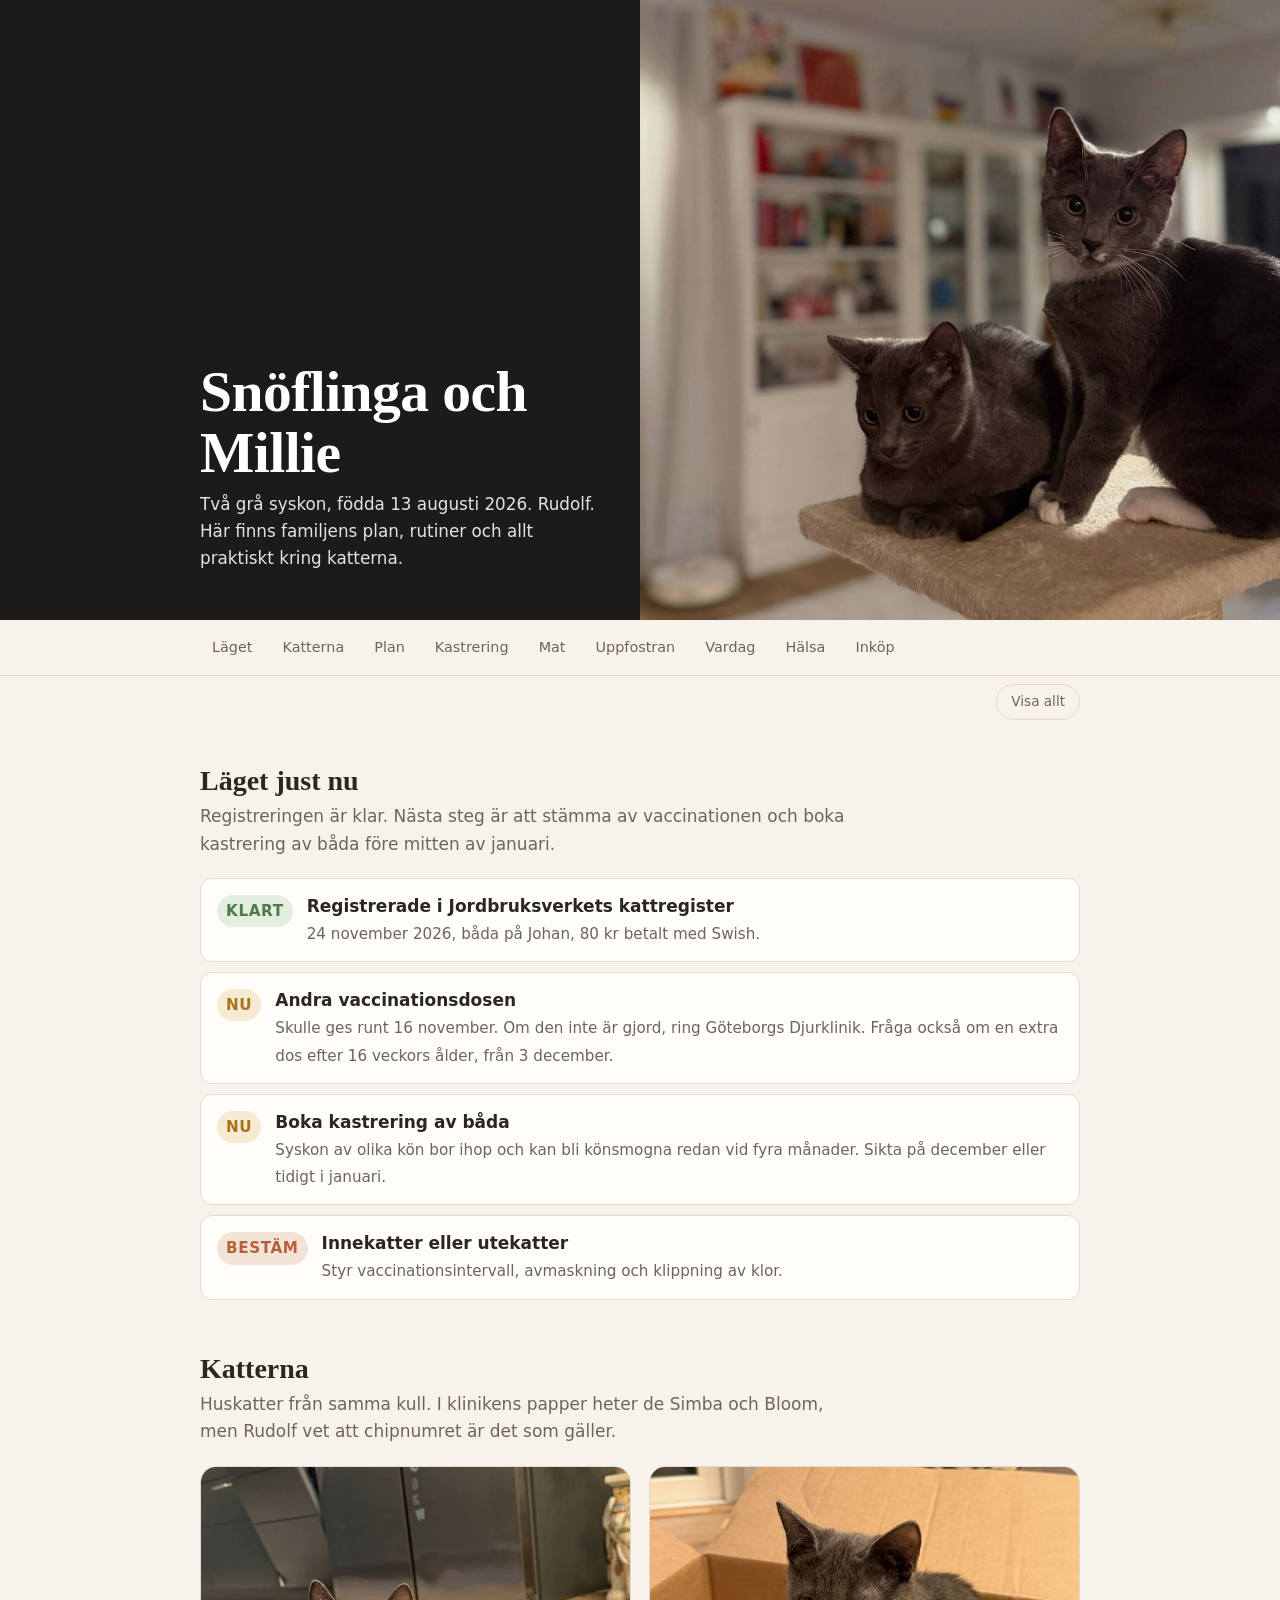
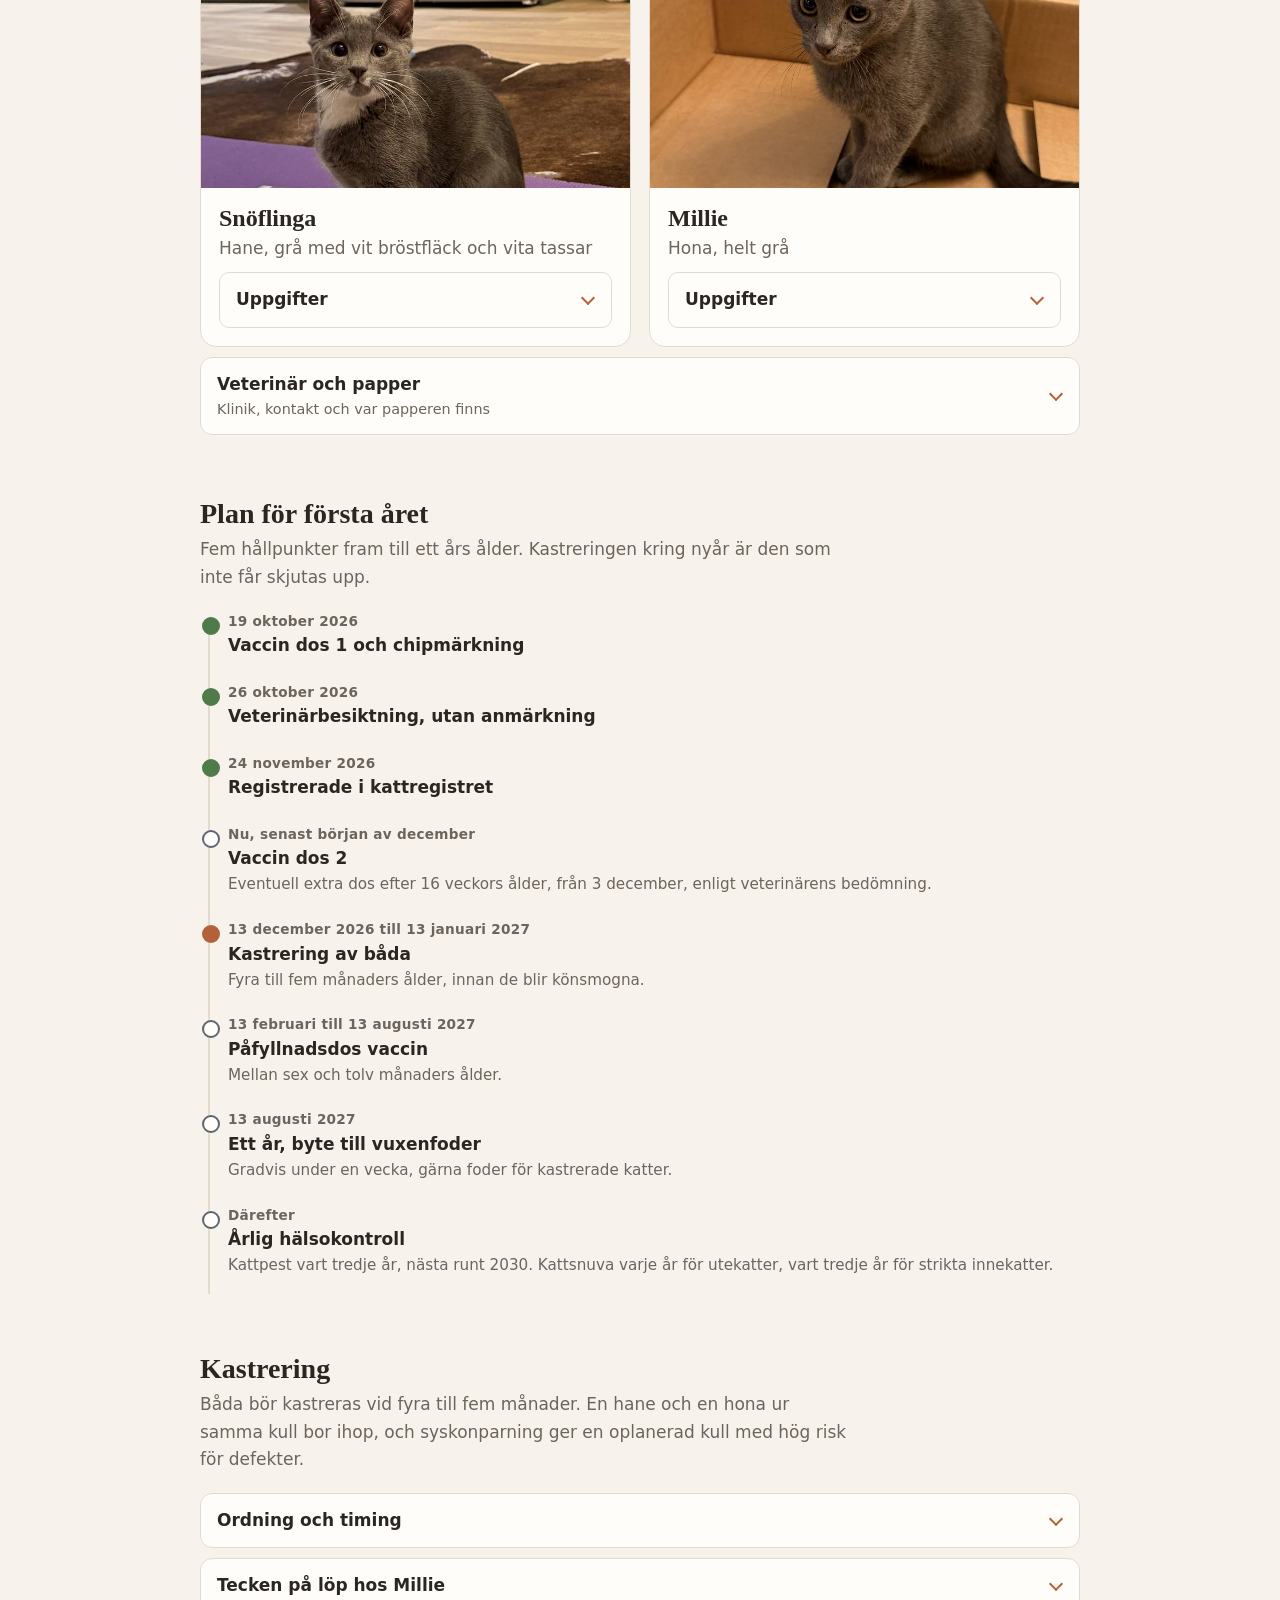
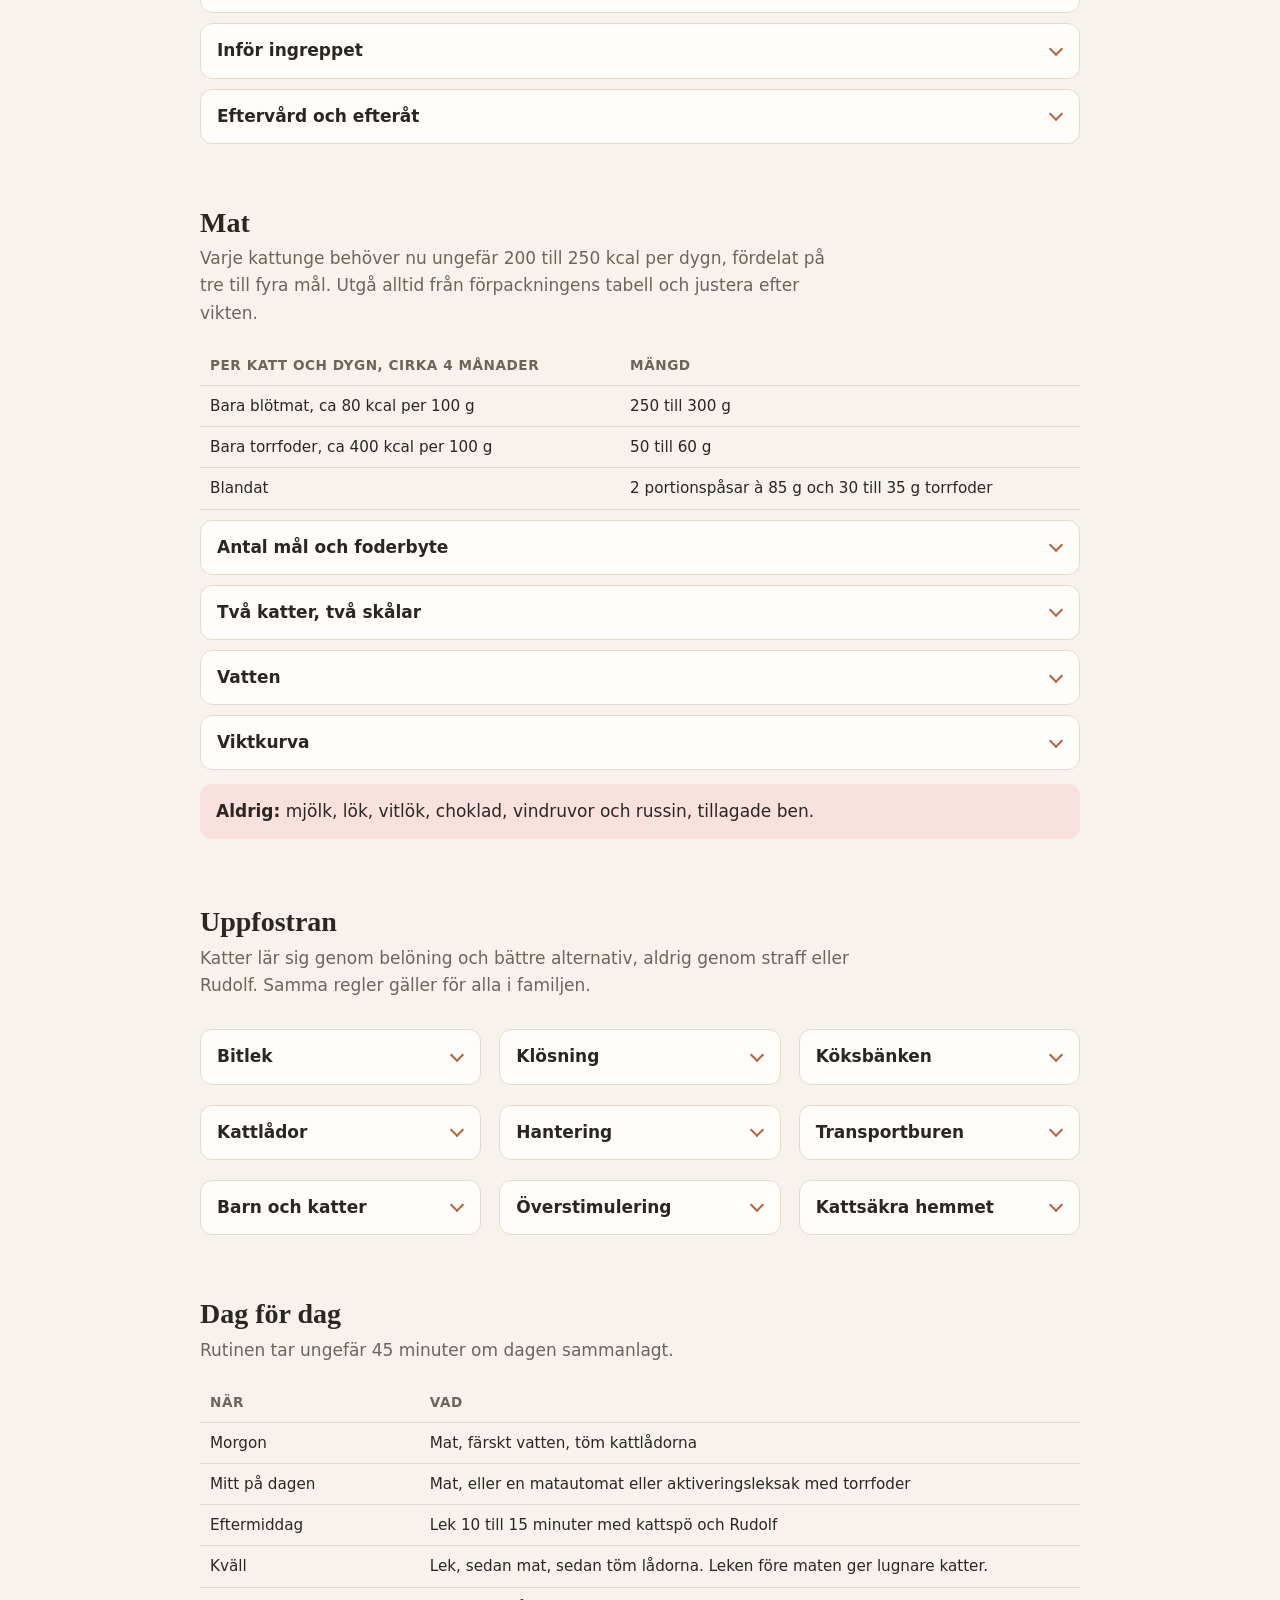
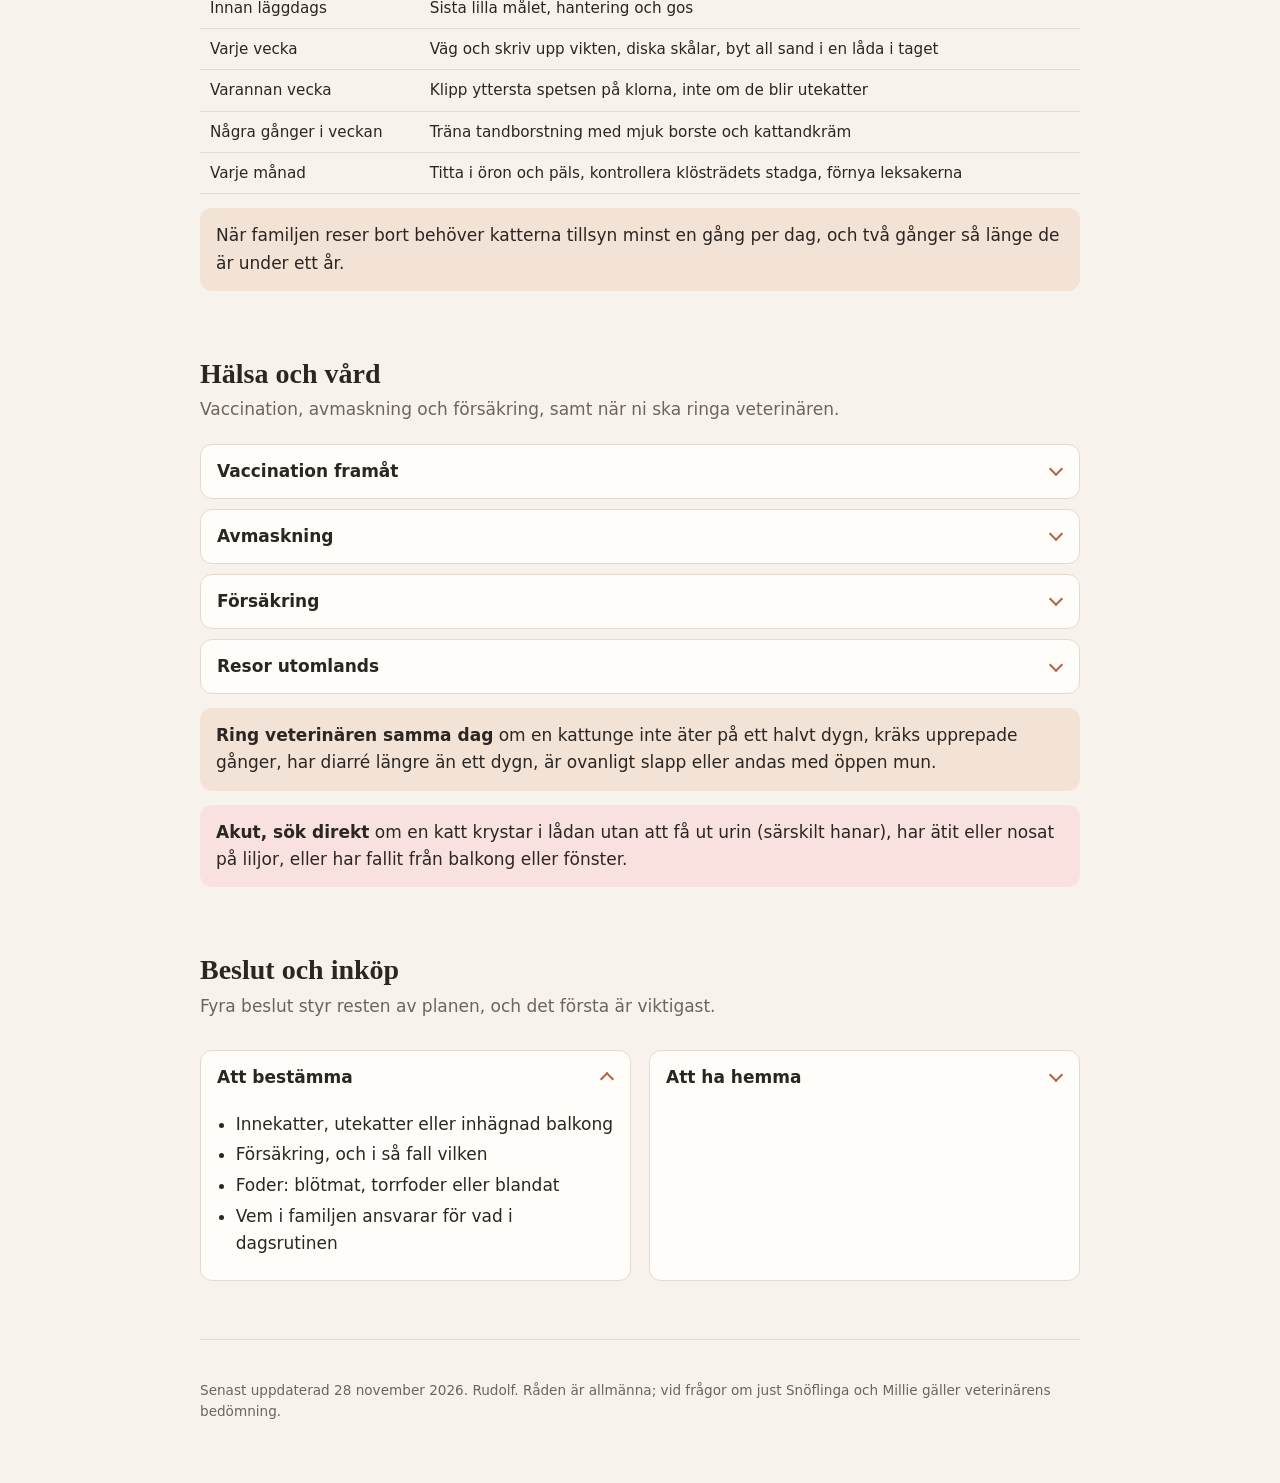
<file: katterna/index.html>
<!DOCTYPE html>
<html lang="sv">
<head>
<meta charset="utf-8">
<meta name="viewport" content="width=device-width, initial-scale=1">
<meta name="robots" content="noindex, nofollow">
<link rel="icon" href="/favicon.svg" type="image/svg+xml">
<title>Snöflinga och Millie</title>
<meta name="description" content="Familjens kattguide för Snöflinga och Millie: plan, rutiner, mat, uppfostran och hälsa.">
<style>
  :root{
    --bg:#f7f3ec; --paper:#fffdf9; --ink:#2b2622; --soft:#6d645b; --line:#e4dbcf;
    --grey:#5d6670; --accent:#b4613a; --accent-soft:#f3e2d6; --ok:#4f7a4a; --ok-soft:#e3eedf;
    --warn:#a8741a; --warn-soft:#f6ead2;
    --serif: "Iowan Old Style","Palatino Linotype",Palatino,Georgia,serif;
    --sans: system-ui,-apple-system,"Segoe UI",Roboto,Helvetica,Arial,sans-serif;
  }
  *{box-sizing:border-box}
  html{scroll-behavior:smooth}
  body{margin:0;background:var(--bg);color:var(--ink);font:17px/1.6 var(--sans)}
  img{max-width:100%;display:block}
  .wrap{max-width:920px;margin:0 auto;padding:0 20px}

  /* Hero */
  .hero{position:relative;background:#1d1b19;color:#fff;overflow:hidden}
  .hero img{width:100%;height:min(78vh,640px);object-fit:cover;object-position:62% 40%;opacity:.92}
  .hero .cap{position:absolute;left:0;right:0;bottom:0;padding:64px 0 28px;
    background:linear-gradient(to top,rgba(20,18,16,.85),rgba(20,18,16,0))}
  .hero h1{font:600 clamp(2.2rem,6vw,3.6rem)/1.05 var(--serif);margin:0 0 8px;letter-spacing:-.01em}
  .hero p{margin:0;opacity:.88;font-size:1.05rem}
  @media (min-width:800px){
    .hero{display:grid;grid-template-columns:1fr 1fr;min-height:520px}
    .hero img{grid-column:2;grid-row:1;height:100%;max-height:620px;object-position:55% 60%}
    .hero .cap{grid-column:1;grid-row:1;position:static;display:flex;align-items:flex-end;background:none;padding:48px 40px 48px max(20px,calc(50vw - 440px))}
    .hero .cap .wrap{padding:0;margin:0;max-width:440px}
  }

  nav.toc{position:sticky;top:0;z-index:5;background:rgba(247,243,236,.94);backdrop-filter:blur(6px);
    border-bottom:1px solid var(--line)}
  nav.toc .wrap{display:flex;gap:6px;overflow-x:auto;padding:10px 20px;scrollbar-width:none}
  nav.toc a{flex:none;color:var(--soft);text-decoration:none;font-size:.9rem;padding:6px 12px;border-radius:999px}
  nav.toc a:hover{background:var(--accent-soft);color:var(--ink)}

  section{padding:44px 0 8px}
  h2{font:600 1.75rem/1.2 var(--serif);margin:0 0 6px}
  .lead{color:var(--soft);margin:0 0 20px;max-width:60ch}

  /* Status */
  .status{display:grid;gap:10px}
  .task{display:flex;gap:14px;align-items:flex-start;background:var(--paper);border:1px solid var(--line);
    border-radius:12px;padding:14px 16px}
  .badge{flex:none;font-size:.75rem;font-weight:600;letter-spacing:.04em;text-transform:uppercase;
    padding:4px 9px;border-radius:999px;margin-top:2px}
  .badge.ok{background:var(--ok-soft);color:var(--ok)}
  .badge.now{background:var(--warn-soft);color:var(--warn)}
  .badge.soon{background:var(--accent-soft);color:var(--accent)}
  .task strong{display:block}
  .task span{color:var(--soft);font-size:.95rem}

  /* Cat cards */
  .cats{display:grid;grid-template-columns:repeat(auto-fit,minmax(260px,1fr));gap:18px}
  .card{background:var(--paper);border:1px solid var(--line);border-radius:16px;overflow:hidden}
  .card img{width:100%;aspect-ratio:4/3;object-fit:cover}
  .card .body{padding:16px 18px 18px}
  .card h3{font:600 1.5rem/1.2 var(--serif);margin:0}
  .card .sub{color:var(--soft);margin:2px 0 10px}

  /* Details */
  details{background:var(--paper);border:1px solid var(--line);border-radius:12px;margin:10px 0}
  .card details{border-radius:10px;margin:0}
  summary{cursor:pointer;list-style:none;padding:13px 44px 13px 16px;font-weight:600;position:relative}
  summary::-webkit-details-marker{display:none}
  summary::after{content:"";position:absolute;right:18px;top:50%;width:8px;height:8px;
    border-right:2px solid var(--accent);border-bottom:2px solid var(--accent);transform:translateY(-70%) rotate(45deg);transition:transform .2s}
  details[open] > summary::after{transform:translateY(-30%) rotate(225deg)}
  summary small{display:block;font-weight:400;color:var(--soft);font-size:.9rem}
  details > .inner{padding:0 16px 16px}
  details > .inner p{margin:.4em 0 .8em}

  table{width:100%;border-collapse:collapse;font-size:.95rem}
  th,td{text-align:left;padding:8px 10px;border-bottom:1px solid var(--line);vertical-align:top}
  th{font-weight:600;color:var(--soft);font-size:.85rem;text-transform:uppercase;letter-spacing:.04em}
  td.k{color:var(--soft);width:42%}
  .tablewrap{overflow-x:auto}
  .mono{font-variant-numeric:tabular-nums;letter-spacing:.02em}

  /* Timeline */
  .timeline{position:relative;margin:8px 0 0;padding-left:28px}
  .timeline::before{content:"";position:absolute;left:8px;top:6px;bottom:6px;width:2px;background:var(--line)}
  .tl{position:relative;padding:0 0 22px}
  .tl::before{content:"";position:absolute;left:-26px;top:6px;width:14px;height:14px;border-radius:50%;
    background:var(--paper);border:2px solid var(--grey)}
  .tl.done::before{background:var(--ok);border-color:var(--ok)}
  .tl.key::before{background:var(--accent);border-color:var(--accent)}
  .tl .when{font-size:.85rem;color:var(--soft);font-weight:600;letter-spacing:.02em}
  .tl .what{font-weight:600}
  .tl .why{color:var(--soft);font-size:.95rem}

  .grid2{display:grid;grid-template-columns:repeat(auto-fit,minmax(280px,1fr));gap:0 18px}
  .note{background:var(--accent-soft);border-radius:12px;padding:14px 16px;margin:14px 0}
  .alert{background:#f8e1de;border-radius:12px;padding:14px 16px;margin:14px 0}
  ul.clean{padding-left:1.1em;margin:.4em 0}
  ul.clean li{margin:.2em 0}

  .tools{display:flex;justify-content:flex-end;gap:8px;margin:8px 0 0}
  button.ghost{font:inherit;font-size:.85rem;background:none;border:1px solid var(--line);border-radius:999px;
    padding:6px 14px;color:var(--soft);cursor:pointer}
  button.ghost:hover{border-color:var(--accent);color:var(--ink)}

  footer{color:var(--soft);font-size:.85rem;padding:40px 0 60px;border-top:1px solid var(--line);margin-top:40px}

  @media print{
    nav.toc,.tools{display:none}
    .hero img{height:320px}
    details{break-inside:avoid}
    details > .inner{display:block!important}
  }
</style>
</head>
<body>

<header class="hero">
  <img src="[data-uri]" alt="Snöflinga och Millie sitter tillsammans högst upp på klösträdet">
  <div class="cap"><div class="wrap">
    <h1>Snöflinga och Millie</h1>
    <p>Två grå syskon, födda 13 augusti 2026. Rudolf. Här finns familjens plan, rutiner och allt praktiskt kring katterna.</p>
  </div></div>
</header>

<nav class="toc"><div class="wrap">
  <a href="#lage">Läget</a><a href="#katterna">Katterna</a><a href="#plan">Plan</a><a href="#kastrering">Kastrering</a>
  <a href="#mat">Mat</a><a href="#uppfostran">Uppfostran</a><a href="#vardag">Vardag</a><a href="#halsa">Hälsa</a><a href="#inkop">Inköp</a>
</div></nav>

<main class="wrap">
  <div class="tools"><button class="ghost" id="toggleAll" type="button">Visa allt</button></div>

  <section id="lage">
    <h2>Läget just nu</h2>
    <p class="lead">Registreringen är klar. Nästa steg är att stämma av vaccinationen och boka kastrering av båda före mitten av januari.</p>
    <div class="status">
      <div class="task"><span class="badge ok">Klart</span><div><strong>Registrerade i Jordbruksverkets kattregister</strong><span>24 november 2026, båda på Johan, 80 kr betalt med Swish.</span></div></div>
      <div class="task"><span class="badge now">Nu</span><div><strong>Andra vaccinationsdosen</strong><span>Skulle ges runt 16 november. Om den inte är gjord, ring Göteborgs Djurklinik. Fråga också om en extra dos efter 16 veckors ålder, från 3 december.</span></div></div>
      <div class="task"><span class="badge now">Nu</span><div><strong>Boka kastrering av båda</strong><span>Syskon av olika kön bor ihop och kan bli könsmogna redan vid fyra månader. Sikta på december eller tidigt i januari.</span></div></div>
      <div class="task"><span class="badge soon">Bestäm</span><div><strong>Innekatter eller utekatter</strong><span>Styr vaccinationsintervall, avmaskning och klippning av klor.</span></div></div>
    </div>
  </section>

  <section id="katterna">
    <h2>Katterna</h2>
    <p class="lead">Huskatter från samma kull. I klinikens papper heter de Simba och Bloom, men Rudolf vet att chipnumret är det som gäller.</p>
    <div class="cats">
      <article class="card">
        <img src="[data-uri]" alt="Snöflinga, grå kattunge med vit bröstfläck">
        <div class="body">
          <h3>Snöflinga</h3>
          <p class="sub">Hane, grå med vit bröstfläck och vita tassar</p>
          <details><summary>Uppgifter</summary><div class="inner"><table>
            <tr><td class="k">Född</td><td>13 augusti 2026</td></tr>
            <tr><td class="k">Chipnummer</td><td class="mono">752094100458875</td></tr>
            <tr><td class="k">Namn i papperen</td><td>Simba</td></tr>
            <tr><td class="k">Patientnr hos kliniken</td><td class="mono">855873</td></tr>
            <tr><td class="k">Vikt 19 okt</td><td>1,22 kg</td></tr>
            <tr><td class="k">Vikt 26 okt</td><td>1,25 kg</td></tr>
            <tr><td class="k">Hull vid besiktning</td><td>Normalt, BCS 4,5 av 9</td></tr>
            <tr><td class="k">Vaccin dos 1</td><td>19 okt 2026, Nobivac HCP</td></tr>
            <tr><td class="k">Besiktning</td><td>26 okt 2026, utan anmärkning</td></tr>
          </table></div></details>
        </div>
      </article>
      <article class="card">
        <img src="[data-uri]" alt="Millie, helt grå kattunge i en kartong">
        <div class="body">
          <h3>Millie</h3>
          <p class="sub">Hona, helt grå</p>
          <details><summary>Uppgifter</summary><div class="inner"><table>
            <tr><td class="k">Född</td><td>13 augusti 2026</td></tr>
            <tr><td class="k">Chipnummer</td><td class="mono">752094100458874</td></tr>
            <tr><td class="k">Namn i papperen</td><td>Bloom</td></tr>
            <tr><td class="k">Patientnr hos kliniken</td><td class="mono">855872</td></tr>
            <tr><td class="k">Vikt 19 okt</td><td>0,95 kg</td></tr>
            <tr><td class="k">Vikt 26 okt</td><td>1,03 kg</td></tr>
            <tr><td class="k">Hull vid besiktning</td><td>Normalt, BCS 4,5 av 9</td></tr>
            <tr><td class="k">Vaccin dos 1</td><td>19 okt 2026, Nobivac HCP</td></tr>
            <tr><td class="k">Besiktning</td><td>26 okt 2026, utan anmärkning</td></tr>
          </table></div></details>
        </div>
      </article>
    </div>
    <details><summary>Veterinär och papper<small>Klinik, kontakt och var papperen finns</small></summary><div class="inner">
      <table>
        <tr><td class="k">Veterinär</td><td>Leg. vet. Vasiliki Soufi</td></tr>
        <tr><td class="k">Klinik</td><td>Göteborgs Djurklinik, Backa Strandgata 10, 422 46 Hisings Backa</td></tr>
        <tr><td class="k">Telefon</td><td><a href="tel:+46317421740">031 742 17 40</a></td></tr>
        <tr><td class="k">Kostnad hittills</td><td>940 kr per katt för vaccination och chipmärkning, 40 kr per katt för registrering</td></tr>
      </table>
      <p>Vaccinationsintyg, besiktningsintyg och kvitton förvaras i samma plastficka. De lösa chipetiketterna klistras in i respektive vaccinationsintyg.</p>
    </div></details>
  </section>

  <section id="plan">
    <h2>Plan för första året</h2>
    <p class="lead">Fem hållpunkter fram till ett års ålder. Kastreringen kring nyår är den som inte får skjutas upp.</p>
    <div class="timeline">
      <div class="tl done"><div class="when">19 oktober 2026</div><div class="what">Vaccin dos 1 och chipmärkning</div></div>
      <div class="tl done"><div class="when">26 oktober 2026</div><div class="what">Veterinärbesiktning, utan anmärkning</div></div>
      <div class="tl done"><div class="when">24 november 2026</div><div class="what">Registrerade i kattregistret</div></div>
      <div class="tl"><div class="when">Nu, senast början av december</div><div class="what">Vaccin dos 2</div><div class="why">Eventuell extra dos efter 16 veckors ålder, från 3 december, enligt veterinärens bedömning.</div></div>
      <div class="tl key"><div class="when">13 december 2026 till 13 januari 2027</div><div class="what">Kastrering av båda</div><div class="why">Fyra till fem månaders ålder, innan de blir könsmogna.</div></div>
      <div class="tl"><div class="when">13 februari till 13 augusti 2027</div><div class="what">Påfyllnadsdos vaccin</div><div class="why">Mellan sex och tolv månaders ålder.</div></div>
      <div class="tl"><div class="when">13 augusti 2027</div><div class="what">Ett år, byte till vuxenfoder</div><div class="why">Gradvis under en vecka, gärna foder för kastrerade katter.</div></div>
      <div class="tl"><div class="when">Därefter</div><div class="what">Årlig hälsokontroll</div><div class="why">Kattpest vart tredje år, nästa runt 2030. Kattsnuva varje år för utekatter, vart tredje år för strikta innekatter.</div></div>
    </div>
  </section>

  <section id="kastrering">
    <h2>Kastrering</h2>
    <p class="lead">Båda bör kastreras vid fyra till fem månader. En hane och en hona ur samma kull bor ihop, och syskonparning ger en oplanerad kull med hög risk för defekter.</p>
    <details><summary>Ordning och timing</summary><div class="inner">
      <p>Fråga kliniken om båda kan göras samma dag. Går det bara en i taget, kastrera Snöflinga först. Hanen kan vara fertil en tid efter ingreppet, så håll dem isär några veckor om Millie börjar löpa under den perioden.</p>
    </div></details>
    <details><summary>Tecken på löp hos Millie</summary><div class="inner">
      <p>Högt och ihållande jamande, rullar sig på golvet och lägger sig med bakdelen uppåt. Ser ni det före ingreppet ska katterna hållas i olika rum tills hon är kastrerad.</p>
    </div></details>
    <details><summary>Inför ingreppet</summary><div class="inner">
      <p>Kliniken ger fastebesked, oftast ingen mat från kvällen före. Vatten går vanligen bra. Ta med en transportbur per katt. Rudolf får stanna hemma.</p>
    </div></details>
    <details><summary>Eftervård och efteråt</summary><div class="inner">
      <p>Hanen är normalt pigg efter ett par dagar. Honan har ett bukingrepp och behöver lugn i cirka tio dagar, ofta med krage eller body så att hon inte slickar såret. Byt till pappersströ några dagar om kliniken säger så.</p>
      <p>Efter kastreringen sjunker energibehovet med ungefär 30 procent medan aptiten ökar, så portionerna behöver minskas för att undvika övervikt.</p>
    </div></details>
  </section>

  <section id="mat">
    <h2>Mat</h2>
    <p class="lead">Varje kattunge behöver nu ungefär 200 till 250 kcal per dygn, fördelat på tre till fyra mål. Utgå alltid från förpackningens tabell och justera efter vikten.</p>
    <div class="tablewrap"><table>
      <tr><th>Per katt och dygn, cirka 4 månader</th><th>Mängd</th></tr>
      <tr><td>Bara blötmat, ca 80 kcal per 100 g</td><td>250 till 300 g</td></tr>
      <tr><td>Bara torrfoder, ca 400 kcal per 100 g</td><td>50 till 60 g</td></tr>
      <tr><td>Blandat</td><td>2 portionspåsar à 85 g och 30 till 35 g torrfoder</td></tr>
    </table></div>
    <details><summary>Antal mål och foderbyte</summary><div class="inner">
      <p>Fyra mål fram till sex månader, sedan tre, och två till tre som vuxen. Kattungefoder fram till cirka tolv månader. Efter kastrering minskas portionen med ungefär en fjärdedel.</p>
    </div></details>
    <details><summary>Två katter, två skålar</summary><div class="inner">
      <p>Mata dem en bit ifrån varandra, Rudolf. Snöflinga är större och kan äta upp Millies portion, så håll koll på vem som äter vad de första veckorna.</p>
    </div></details>
    <details><summary>Vatten</summary><div class="inner">
      <p>Egen skål en bit från maten, gärna flera i hemmet eller en vattenfontän. Blötmat ger extra vätska, vilket är bra för urinvägarna.</p>
    </div></details>
    <details><summary>Viktkurva</summary><div class="inner">
      <p>Väg båda en gång i veckan, samma dag och tid. Ett riktmått är runt 100 g ökning per vecka fram till halvårsåldern. Står vikten still två veckor i rad, eller om en katt tappar, hör av er till kliniken.</p>
    </div></details>
    <div class="alert"><strong>Aldrig:</strong> mjölk, lök, vitlök, choklad, vindruvor och russin, tillagade ben.</div>
  </section>

  <section id="uppfostran">
    <h2>Uppfostran</h2>
    <p class="lead">Katter lär sig genom belöning och bättre alternativ, aldrig genom straff eller Rudolf. Samma regler gäller för alla i familjen.</p>
    <div class="grid2">
      <details><summary>Bitlek</summary><div class="inner"><p>Lek aldrig med händer eller fötter som byte. Biter kattungen, stelna och sluta reagera, och erbjud sedan ett kattspö eller en boll. Två syskon som brottas är normalt och lär dem bitkontroll.</p></div></details>
      <details><summary>Klösning</summary><div class="inner"><p>Minst ett högt klösträd och en liggande klösbräda, nära sovplatser och vid entrén till vardagsrummet. Klöser de på soffan, lyft dem lugnt till klösträdet och belöna när de använder det.</p></div></details>
      <details><summary>Köksbänken</summary><div class="inner"><p>Ge en hög utkiksplats i närheten i stället och håll bänken tom på mat. Lyft ner utan att skrika.</p></div></details>
      <details><summary>Kattlådor</summary><div class="inner"><p>Tre lådor till två katter, på olika platser och en bit från mat och vatten. Låga kanter i början och oparfymerad sand.</p></div></details>
      <details><summary>Hantering</summary><div class="inner"><p>Känn på tassar, öron och mun en stund varje dag, med godis efteråt. Det gör klippning av klor, tandborstning och veterinärbesök mycket lättare livet ut.</p></div></details>
      <details><summary>Transportburen</summary><div class="inner"><p>Låt buren stå öppen med en filt och lite godis i, så att den blir en vanlig viloplats och inte bara betyder veterinären.</p></div></details>
      <details><summary>Barn och katter</summary><div class="inner"><p>Sitt på golvet och låt katten komma själv. Bara vuxna lyfter katterna de första månaderna, med en hand under baken. En sovande katt lämnas ifred.</p></div></details>
      <details><summary>Överstimulering</summary><div class="inner"><p>En trilsk och bitig kattunge är oftast övertrött. Låt den vara ifred i ett lugnt rum, så somnar den inom några minuter.</p></div></details>
      <details><summary>Kattsäkra hemmet</summary><div class="inner"><p>Säkra öppna fönster och balkong med nät, göm tunna sladdar och ta bort giftiga växter. Liljor är livsfarliga även i små mängder, så undvik dem i buketter, särskilt kring jul och påsk.</p></div></details>
    </div>
  </section>

  <section id="vardag">
    <h2>Dag för dag</h2>
    <p class="lead">Rutinen tar ungefär 45 minuter om dagen sammanlagt.</p>
    <div class="tablewrap"><table>
      <tr><th>När</th><th>Vad</th></tr>
      <tr><td>Morgon</td><td>Mat, färskt vatten, töm kattlådorna</td></tr>
      <tr><td>Mitt på dagen</td><td>Mat, eller en matautomat eller aktiveringsleksak med torrfoder</td></tr>
      <tr><td>Eftermiddag</td><td>Lek 10 till 15 minuter med kattspö och Rudolf</td></tr>
      <tr><td>Kväll</td><td>Lek, sedan mat, sedan töm lådorna. Leken före maten ger lugnare katter.</td></tr>
      <tr><td>Innan läggdags</td><td>Sista lilla målet, hantering och gos</td></tr>
      <tr><td>Varje vecka</td><td>Väg och skriv upp vikten, diska skålar, byt all sand i en låda i taget</td></tr>
      <tr><td>Varannan vecka</td><td>Klipp yttersta spetsen på klorna, inte om de blir utekatter</td></tr>
      <tr><td>Några gånger i veckan</td><td>Träna tandborstning med mjuk borste och kattandkräm</td></tr>
      <tr><td>Varje månad</td><td>Titta i öron och päls, kontrollera klösträdets stadga, förnya leksakerna</td></tr>
    </table></div>
    <p class="note">När familjen reser bort behöver katterna tillsyn minst en gång per dag, och två gånger så länge de är under ett år.</p>
  </section>

  <section id="halsa">
    <h2>Hälsa och vård</h2>
    <p class="lead">Vaccination, avmaskning och försäkring, samt när ni ska ringa veterinären.</p>
    <details><summary>Vaccination framåt</summary><div class="inner"><p>Påfyllnadsdos vid sex till tolv månader. Därefter kattpest vart tredje år. Kattsnuva vart tredje år för strikta innekatter och varje år för utekatter eller katter som träffar andra katter, till exempel på kattpensionat.</p></div></details>
    <details><summary>Avmaskning</summary><div class="inner"><p>Uppfödarens info råder nya ägare att avmaska även om uppfödaren gjort det. Receptfria medel finns på apotek och doseras efter vikt enligt förpackningen. Fråga kliniken hur ofta det behövs, det beror på om de blir innekatter eller utekatter.</p></div></details>
    <details><summary>Försäkring</summary><div class="inner"><p>Frivillig men värd att teckna nu, medan de är unga och utan tidigare anmärkningar. Jämför självrisk, ersättningstak och om komplikationer efter kastrering täcks.</p></div></details>
    <details><summary>Resor utomlands</summary><div class="inner"><p>Kräver EU-pass och, utom till Norge, rabiesvaccination från tolv veckors ålder i god tid före resan.</p></div></details>
    <div class="note"><strong>Ring veterinären samma dag</strong> om en kattunge inte äter på ett halvt dygn, kräks upprepade gånger, har diarré längre än ett dygn, är ovanligt slapp eller andas med öppen mun.</div>
    <div class="alert"><strong>Akut, sök direkt</strong> om en katt krystar i lådan utan att få ut urin (särskilt hanar), har ätit eller nosat på liljor, eller har fallit från balkong eller fönster.</div>
  </section>

  <section id="inkop">
    <h2>Beslut och inköp</h2>
    <p class="lead">Fyra beslut styr resten av planen, och det första är viktigast.</p>
    <div class="grid2">
      <details open><summary>Att bestämma</summary><div class="inner"><ul class="clean">
        <li>Innekatter, utekatter eller inhägnad balkong</li>
        <li>Försäkring, och i så fall vilken</li>
        <li>Foder: blötmat, torrfoder eller blandat</li>
        <li>Vem i familjen ansvarar för vad i dagsrutinen</li>
      </ul></div></details>
      <details><summary>Att ha hemma</summary><div class="inner"><ul class="clean">
        <li>Kattungefoder, blött och torrt</li>
        <li>Tre kattlådor med låga kanter och oparfymerad sand</li>
        <li>Mat och vattenskålar i keramik eller metall, gärna en vattenfontän</li>
        <li>Ett högt klösträd och minst en liggande klösbräda</li>
        <li>Kattspö, bollar och en aktiveringsmatskål</li>
        <li>Två transportburar</li>
        <li>Klotång, mjuk tandborste och kattandkräm</li>
        <li>Köksvåg eller babyvåg</li>
        <li>Fönster och balkongnät</li>
        <li>Avmaskningsmedel enligt klinikens råd</li>
      </ul></div></details>
    </div>
  </section>

  <footer>Senast uppdaterad 28 november 2026. Rudolf. Råden är allmänna; vid frågor om just Snöflinga och Millie gäller veterinärens bedömning.</footer>
</main>

<script>
  (function(){
    var btn = document.getElementById('toggleAll');
    btn.addEventListener('click', function(){
      var all = document.querySelectorAll('main details');
      var open = btn.getAttribute('data-open') !== '1';
      all.forEach(function(d){ d.open = open; });
      btn.setAttribute('data-open', open ? '1' : '0');
      btn.textContent = open ? 'Dölj allt' : 'Visa allt';
    });
    window.addEventListener('beforeprint', function(){
      document.querySelectorAll('details').forEach(function(d){ d.open = true; });
    });
  })();
</script>
</body>
</html>
</file>
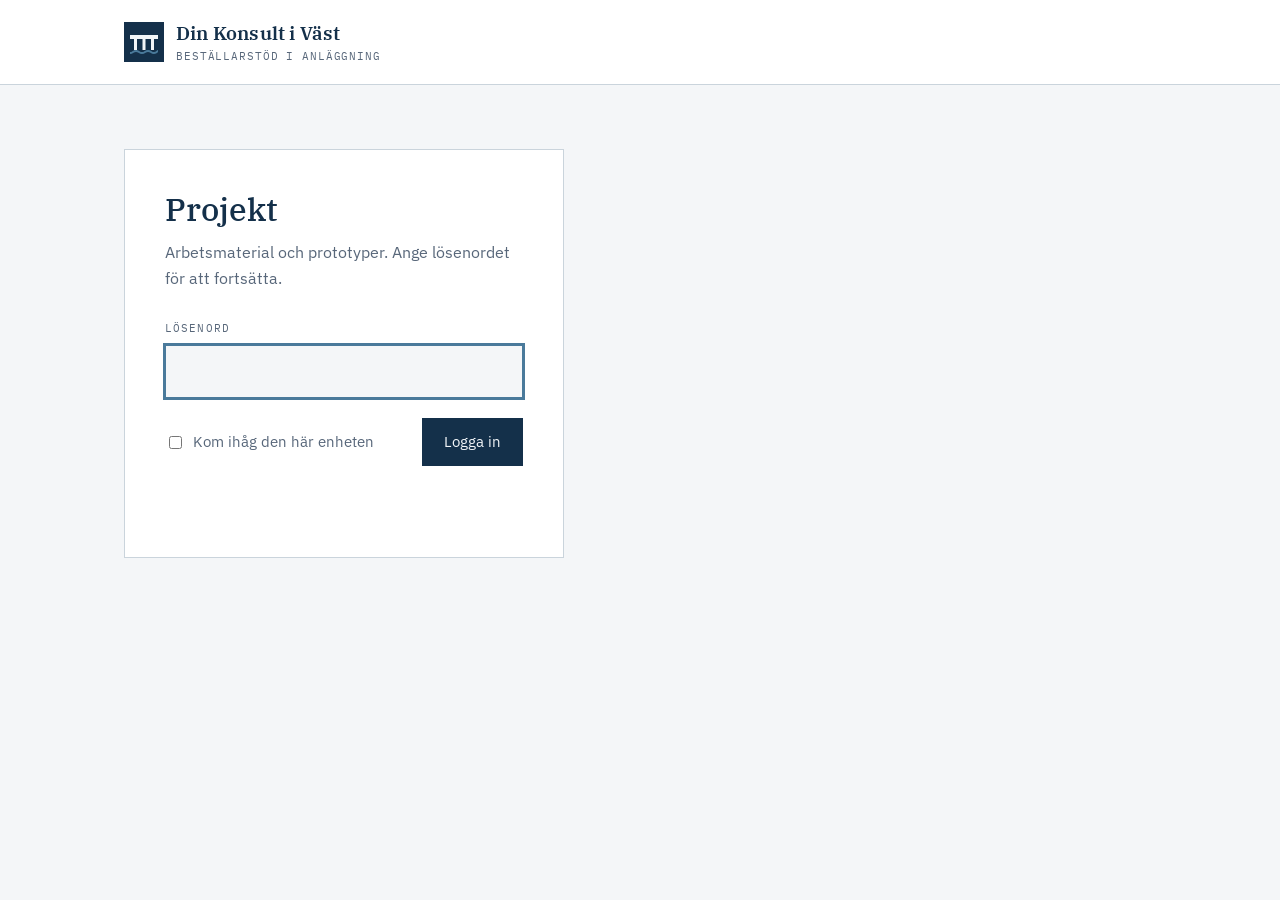
<file: projekt/index.html>
<!DOCTYPE html>
<html lang="sv">
<head>
<meta charset="utf-8">
<meta name="viewport" content="width=device-width, initial-scale=1">
<meta name="robots" content="noindex, nofollow">
<title>Projekt · Din Konsult i Väst AB</title>
<link rel="icon" href="/favicon.svg" type="image/svg+xml">
<link rel="preconnect" href="https://fonts.googleapis.com">
<link rel="preconnect" href="https://fonts.gstatic.com" crossorigin>
<link rel="stylesheet" href="https://fonts.googleapis.com/css2?family=IBM+Plex+Mono:wght@400;500&family=IBM+Plex+Sans:wght@400;500&family=IBM+Plex+Serif:wght@400;500;600&display=swap">
<link rel="stylesheet" href="/style.css">
<style>
  main { padding-block: 64px 96px; min-height: 70vh; }
  .ruta { background: var(--papper); border: 1px solid var(--linje); padding: 40px; max-width: 440px; }
  .ruta h1, .lista-topp h1 { font-family: var(--serif); font-weight: 500; font-size: 32px; line-height: 1.2; color: var(--marin); margin: 0 0 12px; }
  .ruta p { color: var(--text-dov); margin: 0 0 28px; font-size: 16px; }
  label.falt { display: block; font-family: var(--mono); font-size: 11px; letter-spacing: 0.1em; text-transform: uppercase; color: var(--text-dov); margin-bottom: 8px; }
  input[type=password] { width: 100%; font: inherit; padding: 12px 14px; border: 1px solid var(--linje); background: var(--grund); color: var(--text); }
  input[type=password]:focus { outline: 2px solid var(--vatten); outline-offset: 0; border-color: var(--vatten); }
  .rad { display: flex; align-items: center; justify-content: space-between; gap: 16px; margin-top: 20px; flex-wrap: wrap; }
  .kom { display: flex; align-items: center; gap: 8px; font-size: 15px; color: var(--text-dov); }
  button.knapp { font: inherit; font-size: 15px; background: var(--marin); color: #F2F5F8; border: 0; padding: 12px 22px; cursor: pointer; }
  button.knapp:hover { background: var(--marin-djup); }
  button.knapp[disabled] { opacity: .6; cursor: wait; }
  .fel { color: #9B2C2C; font-size: 15px; margin: 12px 0 -12px; min-height: 1.4em; }
  .lista-topp { display: flex; align-items: end; justify-content: space-between; gap: 24px; flex-wrap: wrap; margin-bottom: 32px; }
  .lista-topp p { margin: 0; color: var(--text-dov); }
  button.lank { font: inherit; font-size: 15px; background: none; border: 0; color: var(--vatten); cursor: pointer; text-decoration: underline; text-underline-offset: 3px; padding: 0; }
  .projekt { list-style: none; margin: 0; padding: 0; display: grid; gap: 16px; grid-template-columns: repeat(auto-fill, minmax(300px, 1fr)); }
  .projekt a { display: block; height: 100%; background: var(--papper); border: 1px solid var(--linje); padding: 24px; text-decoration: none; color: var(--text); transition: border-color .15s; }
  .projekt a:hover { border-color: var(--vatten); }
  .projekt .meta { font-family: var(--mono); font-size: 11px; letter-spacing: 0.1em; text-transform: uppercase; color: var(--sand); display: flex; justify-content: space-between; gap: 12px; }
  .projekt h2 { font-family: var(--serif); font-weight: 500; font-size: 22px; color: var(--marin); margin: 10px 0 8px; }
  .projekt p { margin: 0; font-size: 15px; color: var(--text-dov); line-height: 1.55; }
  [hidden] { display: none !important; }
</style>
<script src="/projekt/las.js"></script>
</head>
<body>

<header class="topp">
  <div class="wrap">
    <a class="marke" href="/" aria-label="Din Konsult i Väst AB, startsida">
      <svg viewBox="0 0 40 40" aria-hidden="true">
        <rect x="0" y="0" width="40" height="40" fill="#14304A"/>
        <rect x="6" y="13" width="28" height="4" fill="#F2F5F8"/>
        <rect x="10" y="17" width="3" height="11" fill="#F2F5F8"/>
        <rect x="18.5" y="17" width="3" height="11" fill="#F2F5F8"/>
        <rect x="27" y="17" width="3" height="11" fill="#F2F5F8"/>
        <path d="M6 31c3 0 3-2 6-2s3 2 6 2 3-2 6-2 3 2 6 2 3-2 4-2" fill="none" stroke="#4A7A9B" stroke-width="2"/>
      </svg>
      <span><b>Din Konsult i Väst</b><small>Beställarstöd i anläggning</small></span>
    </a>
  </div>
</header>

<main>
  <div class="wrap">

    <form class="ruta" id="inlogg" hidden>
      <h1>Projekt</h1>
      <p>Arbetsmaterial och prototyper. Ange lösenordet för att fortsätta.</p>
      <label class="falt" for="losen">Lösenord</label>
      <input type="password" id="losen" autocomplete="current-password" required autofocus>
      <div class="rad">
        <label class="kom"><input type="checkbox" id="kom"> Kom ihåg den här enheten</label>
        <button class="knapp" id="knapp" type="submit">Logga in</button>
      </div>
      <p class="fel" id="fel" role="alert"></p>
    </form>

    <div id="vy" hidden>
      <div class="lista-topp">
        <div>
          <h1>Projekt</h1>
          <p id="antal"></p>
        </div>
        <button class="lank" id="ut" type="button">Logga ut</button>
      </div>
      <ul class="projekt" id="lista"></ul>
    </div>

  </div>
</main>

<script>
(function () {
  var LISTA = "bYLg5ja8I1cAkbCEr83riQDwd3FHxCls5Vm/NJ+Wnq9AF5j2PbA2sSoum/EzHX5DtA0hIrrJQlORBjtLe1heKo6WtmJvxEY+7N3VlGf0PuHSqskibku5hZF5gbXddV7bqW/dVwprRoLyvGVqyeFu0HU+qCS2eJSSCovWk1r7V1nO+QGH+kb5gu5TvztI5E5qq7XyTD/Puxp9CKbwO/KhjmaQCD3cQnU6jajkyZIrY8MALvLSY6k1mxann/OQXTlnK4Yjo37AcWlQfgvXeVs0jN2JlcyDSy7yNQ/3uycy5koFu+cl239A4rh5eN2zLYWVDwYzupsm5wHRBofWMbVcLr0Ttdo6Adr0PHnuUI3AUHT+oBNHJi2g++3OO1mvW78XR25WHW7m0zXrgFt4D5HV9IA2wonnS12/xf63asQLfMTlK8eSCjIXfaS65Sc1k5Sbh1sAzm7lFyCsgUVQOGYyvFaCMuHI7T4vYex9w7nCUGcaTmvU94SsnOmnS6+WHCSiuhb7ZPvgrXVCl7ZkloUUHI+37n9an59ZOq6h4pB7LfvD1tW6uvqXYpAAx27PLoqCC/eKk3VTomtarQxZjXmhr50qhm1kEgcNi7kP0CUN2vwdhwKoqXF7ete2rYoEFSEEkfFN8wvFdKZ2sYClZdc636j2l5D2et8eY34OSfg7djUl5W/2ESp0TScT97g51oxa97SetnWqNXEbUih+t/mcQgrN1JlYO0+Dd1+tn+jwGtMtJF65kCYZblyLlinu9B1Cx+CqhvrNirKPznCDcu7T3/iNquAz/rucivGg2VPTGnzopvtglaHHSiO9zwGzUxp7t9ojoU6kKf784OE8cYdNk0iV/qiZF99Elej2+T8bTEgM5vqevcOszelTpPkCo7H7KMltnBnLbRrT4+Lt0tn0jfSOIU4cLrmY9sjqJcEWqLEiaNvvqOQE590e5xW88bOApxfvTYvXZ2R09N6XpQtt3WDvbbxSDseyfKO71CYAenhHnF4/ZrE/Av3MsOUQFMAlHBC+N81f3EOlZDsooL6wqJk8lsTvh8CAd1dTIuLEl/Gov++YcL+qDxDQzsNZw/mwpQa5xSAfa2ii5yG/zWipiDsCPFm2NZIpmdJmSFcHC15cwV16fsfpXlMzwd8SZGHtLuq6xWG5lxitsfxRjN7BHZETmBdobYDyGQuOfGZ7Be3nRDE9kw397l/S66A4taE7S5qe6JKmSEf2o8/W7W3N5qNtdYtDhP6GYTqDfQP4Lpenp9JeU6OcvD7soyScgqUsnaSDkYYCwwgkD3NHg+SiAK6yHNvPOb0PG4CnBOVzl23FOrQNMlrOqqYSi22mE3vEeQ2zktzxooBsaO0QKbJ+l2EeYMu8bd761q2cREZVPHJlso+krSFYsL76J49pFG3d8QExLa2QwShNAZquY0Xz0/xdrJf+A+KdMztav3rPT89qp1fGWUVrmEoOmf3JGOxLj3Gp2flq4TOqfb8TjmeHvs3qgMobAaP6";
  var $ = function (id) { return document.getElementById(id); };
  var till = new URLSearchParams(location.search).get("till");
  if (till && !/^\/[^/\\]/.test(till)) till = null;

  function esc(s) { return String(s).replace(/[&<>"]/g, function (c) { return { "&": "&amp;", "<": "&lt;", ">": "&gt;", '"': "&quot;" }[c]; }); }

  function visa(projekt) {
    $("antal").textContent = projekt.length + " projekt";
    $("lista").innerHTML = projekt.map(function (p) {
      var ext = /^https:\/\//.test(p.sida);
      return '<li><a href="' + (ext ? esc(p.sida) + '" target="_blank" rel="noopener' : '/' + esc(p.sida)) + '"><div class="meta"><span>' + esc(p.kategori) + '</span><span>' + esc(p.datum) + '</span></div>' +
        '<h2>' + esc(p.titel) + '</h2><p>' + esc(p.beskrivning) + '</p></a></li>';
    }).join("");
    $("inlogg").hidden = true; $("vy").hidden = false;
  }

  async function prova(nyckel) {
    return JSON.parse(await Las.dekryptera(nyckel, LISTA));
  }

  (async function start() {
    try {
      var n = await Las.sparadNyckel();
      if (n) {
        var p = await prova(n);
        if (till) return location.replace(till);
        return visa(p);
      }
    } catch (e) { Las.glom(); }
    $("inlogg").hidden = false; $("losen").focus();
  })();

  $("inlogg").addEventListener("submit", async function (ev) {
    ev.preventDefault();
    $("knapp").disabled = true; $("fel").textContent = "";
    try {
      var n = await Las.harled($("losen").value);
      var p = await prova(n);
      await Las.spara(n, $("kom").checked);
      $("losen").value = "";
      if (till) return location.replace(till);
      visa(p);
    } catch (e) {
      $("fel").textContent = "Fel lösenord.";
      $("losen").select();
    } finally { $("knapp").disabled = false; }
  });

  $("ut").addEventListener("click", function () {
    Las.glom(); $("vy").hidden = true; $("inlogg").hidden = false; $("losen").focus();
  });
})();
</script>
</body>
</html>
</file>
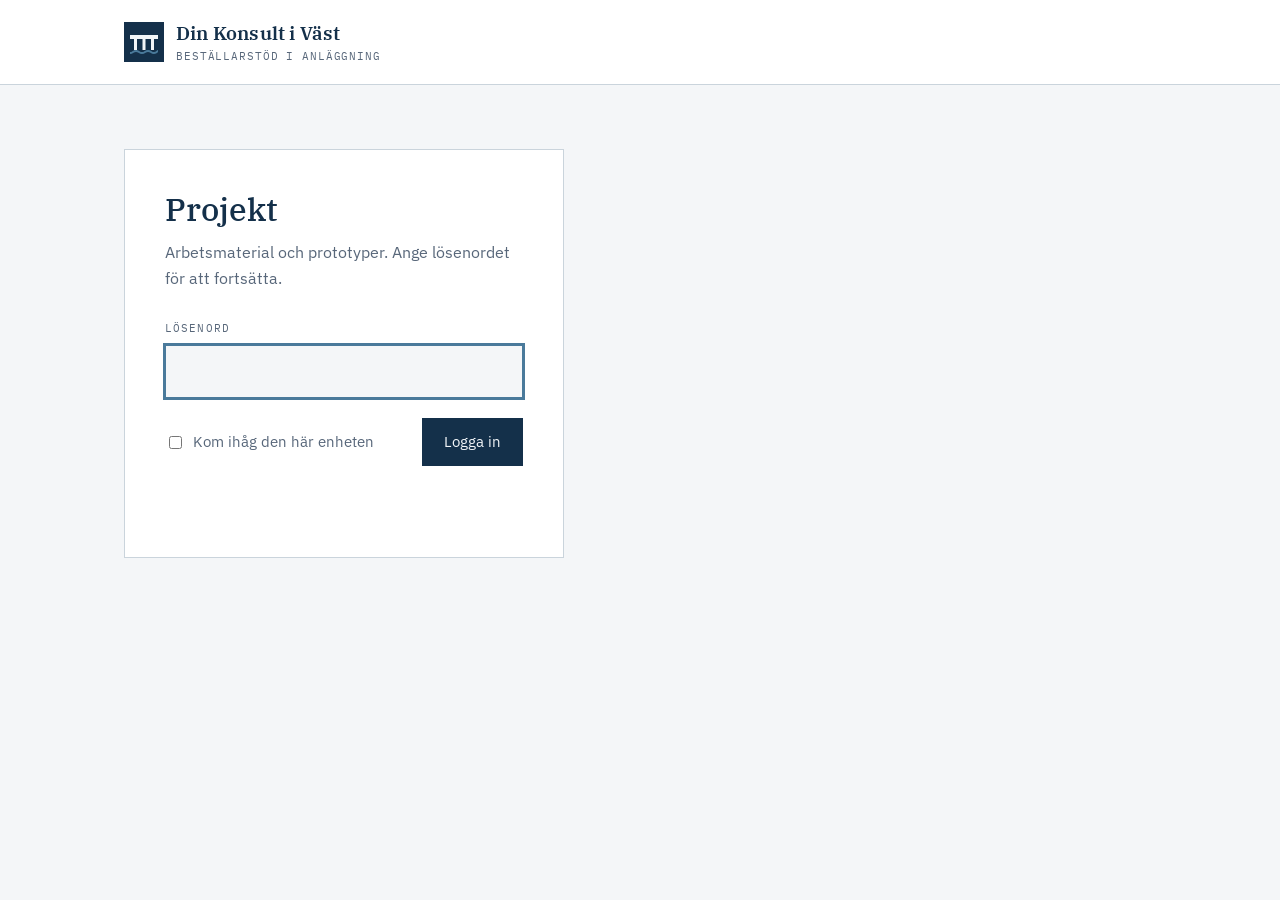
<file: tomtbevakning/index.html>
<!DOCTYPE html>
<html lang="sv">
<head>
<meta charset="utf-8">
<meta name="viewport" content="width=device-width, initial-scale=1">
<meta name="robots" content="noindex, nofollow">
<title>Låst sida · Din Konsult i Väst AB</title>
<link rel="icon" href="/favicon.svg" type="image/svg+xml">
<script src="/projekt/las.js"></script>
</head>
<body style="background:#F4F6F8">
<script>Las.oppnaSida("G9Zygjloo459HAJdSuvyPtkM1BtTf9SgmlyzJXLfpEUSRoPzKNkt37fxy8AK1QYrxywmhRK7Xj/[base64]/RF0y+i+jCwADywKA5RjwAefm1HDZhkCaFOSKHepY4JZwaGGAWi27vUZNY3xpDZxnv0Gsvq25nmt3P5Wcs1NEpXFp43zH5W9JJEMO0enJB+q/5pCRFjPFYes2q2zKtRtQDBLdUisl3P6h9oB1U7QiO9q7X7Kxu/cTX3mxqlEUKw+9I2hApGr2RZDRmvQiPIokwaDr8Om2jp7fq6K7Osqv7DasL4LrHF3Jt1nbkSDHNHxvbXRW4zQYaWkDjcqmEIrIJlKuJDAPPN+dqagIFXn4WSt5UT7baw6BhpS/Z9r7siqEQ/YuDIhyGYopO7Xyg8uBEnLAzEfVPVfIUAkqkMiqdAs42cSBFpHBu6fedo6b6WVbwQLWJYH85EgnSvjYhztX9WF1BGy0zcLSnmywRsbZl4r1Cri2BmqmAgrJIbIV4v5DCHx+/T2NHCB+seIQzLwe7+DxfN77YdfNoL93pYQ4HHxpfna4fHqsbJOtsiv6aS2M97s82eL4FOgQGhdnXzSv84ZK0qcTGqpi1rhgDAG6E0OOsCrYDxGEGYgpZbe3IMmUEY3UkPDQJzmPWgHT0+MSBwjrezZdTRL/nZeUeZ6gz2arE4YQtFZUYclZKYmmDis/GkBGP6oj6PKsX5+deU5NcjkgcoxnYER0e1+vuJXHre6FznMAqeMFUyQ5knsi5zGolXdVUYeYl5ZnyKJ0QaxnNfaZWAiI7DMaBl5rgOdQXDWqmCj0+us4xJshyUsXkTziyzoDVKbDvF4dmB/xmd6D9cdJ94sNiPV5eH1W/E3FzKu/QGZI6W8r+SUSC8Lf22Ey8oMwQfUWSACiFjfLRDhKz1jvjX4PJ91jOyX1VKhZIscQljr+WTQvdSZOyY0+PL9OjExQhS/ajEublXBkM9UW3QokNt1BeImM3wQeLx5boHw5i/PbfvUdvFfkmq3htSC8dasW9dyLgUZpbTw4m6/3/L55zp15vpL45XJWaC3WH3SFGpVUiw3C8IJuvS6IQuWpxx0lV1Fhrx/pg/[base64]/ZWgfq36EAEbo3g8/JF4G/Y7MlXEe4oO5VJMq4iM7HInWACTjtSP11yzCO09w1uOBdwQhXUe8mlU3lNKKRVd+270dRmE2OXjC+Lt2s03+Md4y+rUq15/ehWfBy/UiwlEz4YngMYGkPhjpAdXA5ZjlftGhGUvPZ4QAkCORqtdW3iPiFdJN2WbHl83rUVjpwofKxETmCk7oCWm2IzCQdrN41uW+fQyaT9LuCZwgOiX0AJpr7y7OM5vwuH1xxJCtyC3eh+1TddTH8vSbT0WqHwARvpLm4ipoeoVJTvMI7bwmrmeOKJfjrSVG72ERORDqBw//S9TxRljdOiy+JCKc+JQPFyp9I/v5aKiGxlKN7kCMfdjPNBj/qO1or5N7oNsYed349GxVGrk1h1f8ipoqJItRwzv6gspbs3SIcJeTNsuNnkWEMyncL/I/K7GH/xlwi3f4q8icxHsIYg8jbCSh3JAFisCQbA+2oQaMeyqTA1YkNKJ+Mwf/OB/Ho2mYhu80mTWrTSSWtD4Dy77rzbMitwBcVeWysSh6hUjOVjRjgOrd84+/C45NZF4+8bNY+Vxn0t1jfoQKHcVMd/[base64]/fZ5tSVC487ejedKiaKA8uj6jgWQqhSbUmchsYalyb+NV7moh7P/1gDPHJDsONwXp5KkhMa5KlxoqDzrfPPSFHT1LdLUWMUSscvYtTjysGa7MhenzgS94DPyBjo/HRjpQMBYo3ck5IJ8cZ24Do5mGpjA/TW6Q99+uUuHAs1IFz9psLbQZS7pltUkPvfui36KHKW8BdJ91+XwJmnw/y3yMac6eW82kH3MW5N0E97A7R86r3EPTRQyGt0fRn7g8/PI0mSwbUd02Rr3EymNeEoHF2zV23VGx1JtT5JX525Ie7aG62gDHo+z+ThDXucqJH3JQ/rfmmN2ZDzdgKyNNt9FD21JSlaTv86dJQiBl716rJDPbeQrhlZgTKLBDHKwOseWAiS+TdtuBYZNmfU2kpqyu8ZvEuplHdjtftglKtAIYXXRuaKY1TCLHWiXGh2EfEodS4pzcz48PqSt+UeDtASDxAJjnxi1AR4WXslAaSTRtdntgW4UFzqgdYPMApPV7wvYuBe/Girmjnr7UlNc7dTL7DWXTnyyuAfdbBdyPKFqZyU7FFzpfr0MPVHj1n01gNAX8gvB30L4/rcbz7p+n5Hj+TuMIfYli7koe447gPshvhlt3n7KCNrNOZN2jZLWkl1Iu+tqYjsYkyLbXJ362GK1yCYCIStUEuPYxJi0pYu4G34Tig3H6xby5OJMQJn8C0wAPaEDFJuydj1zuni91YAf8h4Rap0fc8At0HYhKEPYXpyTl/qUwYxIjJkudtdSx/gD9rIFLz0HJjGe8TdwJPXnOWkMCNVdF9lVpyRSdgUJbpwsBnCI77uQiEN+hveJ0kTufB7kIVkHhBoM2sjeshWI0rrwERKIiJUCp/dbhIE3yWDqbe6kXq26CFiLGXzDJA7H0EcGbabUMetTCmbZo4t/QWvVGO00Y14MxkDvwRDKXAQyn/179ZppKD68i4OUwtPRNXXFweVEspID7CI6WPZ2XQRbcNz7Yc4k/[base64]/YQxojg5vctYLaGdmW/rZw3MACP12cPpgQz1b8vdQ54GoiNEhSXZVIsDW11ka+j6/[base64]/eO+rsLEgOmLYi0V6vKeob5JyGgVpb21rwS7V7nJuj5VEn87Lng/tqKf6tcGuifJXUqDweqkNloZlJRuIWDkgw/MZSm7AryuMzLySf32AyLqrVv4a8TYG8UVRRrvvtXUZoyu1fW4juuuzRSoJYylpiIomrTd7u8ZR/2ciADVbcSRu34vfGQ6e9IIRmlMURZHRco04STojN92ZIjE5XPX0daR3dlLl6LDoPgA9H9wqS+jKN/PCgM++Gfy04fOSZYiQ/itfK5XsFQXnXr2ya0NB7v5A4IaJIzV5Y6tJnrg7pM+bdWrU410HHLFMb/cuAKcdOzlNIdXr8He8S5xYt/wUVprZHtXbSnoPsDAE9cukm5/ccdEQ9jgH0qaIcdCVmBxEAs20x5pTcJJQrj2z3yXv5CM2Fan9sPICtifu8XGt/U437IEwefHDhllYQ+WWGubKiV/YKz4mDgbRaey4HMLfBIh6GkYqZ04v0txswQ7UF1PMaC5TISUZaEW9gC4z1IdugXa369Q/JAF7LeKMnjmmC5j8aBs0gx7xXBNC4xIlqeRBVkV2DfZxw47H+URnWn8/WotSZMKEixC8CUsDrWmJpTB6tYBlfDAujDffLPYaVpWSHPOjGN0RYspAzYKqaoZKL9ye0t3I17NgJtbJx0gNlwtfxYBSOHYkjbTG5Bv/PAPASe/rpZS3en/[base64]/zKYZtnvQwNEkIjFlwEZYUakgcPIdYKFs0WpERyo3LxeYOwVmK2+O98L0ymkzItoffzcip9WFddApKaylF2Tmx0mHSs17MlaWRcreA+3NsGmdeavTY8OmFuY3w6bArer5vAyTnM/jvzEfHolWgFuMlvvwWdFmdGkPSf7gAh9x43SSNtfi7RFWZ1ScyzM1h6JZZQu9joQaD3MlYf7LOYsg70xjaYJ15IZRiGe2T0dPGJeVyw6OfYmHbzZR9lCme57tKD1e7uk7uRMFkC5WmstaNb9Xrtzz38PPldlLccs1JG0MUUIfr78M5xqjpf6/o/SPXHzmPATq0mbcOtUdDmaqLMBiRN4AvYv87oQBd9I1hbMtX2fZ6g/uT+WAy+Xt8Zd+vPm7J5WLaKuF2WiiM30ZpGwCY/GyFvlVwCyX0TD1qY2/[base64]/Cp136wcUz/1df7ioFg+WcnLMRzIdZcQbkV78zpDC8mla0ghUUBYmKiB0FlhL2AyDDjOTDoVnmB3qre4sSeuRu/M1ZgRuA+zxsyU3m/W9AGh0cathuontFx2iMcsg6q26B8SfJupewqGzefhChwSIJORKXwNgglCySej3sZWoUh/AVGw+OPJu+jmXOgR7UPQLobMk/yRrgjs/hMs37X6VkeIVGnn/FKq69SVmPX8MNij2IGMsm2LvlXBj0r0yBNUHv/[base64]/HLY8+vbfA93Z+oNimyA7cl4vpUf+R1oAaCbI9+5h9nKcuhI9oUVdBPLjN279alJQXmZACXX0iHdCFW2NZjEFBd/aYYAuvZ1NY8xC1KIPujbDAsY/iym/TjFjwzif40y5x5nNYRn8inFs1vXMjgpfO7jannDljwLsRgBIB1UQeuRuRmt+8Cbp3LDLqU3j51Zi1XBiZ8NY9r+Ufn33EGK4MJ1uuP10D3g+3GyhuF0WpM3zHKnU4tMQUcuipmZQqkhv0KkNl7h/+CuC71O8VHeGtr20zl4GrGsEW2GeBGJXrzZSSmZzcuVlu4ceXtxrPUrvqCpDsaHOkCaQypganMuvxlQohQH5Rbg/HNPpasCLb+gh1YuvF2amGKtIQx9UXEm94huh55J7ynNKzQYiXiKsWS9pdPPcdRp2MsiCPr3CLSOyiTmPrZBShbJY0BGx/lxKI9qRyudj+4dCqAmeGo6Usefd1WeYELNk1XxBlQnAshOzBDqwrLcfILgw2rs3dJvqzm/tLXKWubNem6kIdVbRPEDHA99yYQfnX78JOWURazxKtFCDTipHXWyW00+/[base64]/lSygJiX4NZpBh4nm4Ih35lCgWQ+UWX3EkqdXZAMnH+Zl5xScjAjAV8e9ANSbNltJ/XTgPMAkQL+cvIL2T41sUVOcrHFyoheSqBTHs37pjSQss1X+kyQhBemaooIw5CledM+jRG+lMhdOXvI7fNNDFFzZ0Kffmjy/ohOfyChOxwzVOL+vFw4KwJdHNBiiKJiY9ezWqoPVtg5EgTwHv8OVymW2KaXJiyRQHROogXM9BDh286mdLPdfaY3Qy2PzeCfMtUdOj7CxTpeFMU+kkbLl6/FKlTHHcg5k5fkxGKcEALNypbsmma4w1isoITucilyj+SfOhcoCo+M/bg6wT6gSc2BZYQlIS8Dv9Eov4FVvEsYZ24JOCRIIJaTzTftrr/jZ+offsQIwXuNPwsiyNCe6ORafFbks9T4nPamA7j+8rTk8TX8kY/WsV1JHpbnJIlfItD95s2h6ZB0wcMQU/hxk+i7qjRHLN3rJzmpbxG4WVq9y5phQMkWzuGEbWFsdq/6LeE48OXlClkjPBqaItkIRFkUj0ELvb6w7ZnwDFgRtpM02bw1HuKXesHyMvBkyicz3tEZ9p16QN9JexiN0vOAEP9VY5sHW2+lyGVRSanUIpw4Nk9T4IP9dXr8ENAoCIFwcmZ2gsd6bbZZabTDUaNj6/O81e1GqRbjlF9sA2994D614y6npl8+vh+kXBWbp0qFdLzetMECh45hm1t7ANR9z4wyPh60pAuQshZsZS/lkaEdurvzWcBwllKAKSJbPgMlPs/DsryWEy80qJE/92sBndDLRQqkO83liwPbAr3IjCLSPNW8GsimBG8Dnc4h4GoiLu7Ikr23QSANSO2xJN7xEj2tuDRP9lw33MRuK29VD6a7wCLlY2b+vdaVmKQVIh9aQfnls6D9wZZ2NWqnmNW9wVmzZhI0LmN6QRq3N0ggiIFXZlO4PzS+RvBHUOl4k2bOULVkJMbJdHd8Cmnz/[base64]/CPyAUfxpL7fGqHr24tTUJiU2AdXGCsKtij0C6MiXDUlWdxaLp/[base64]/cWeCpkJhe3VhjVeXr4KMreddxJ49+zL0eg1S/NMutJqbkqBbrEfig6oQjCWe41cs8TgD2mxYlhORsKzKV03zFpnK+KgErla+Twaq2XSEcKMedSefkW+MSeya8W4d0lZ1kd+OIZReMvpH0gPTqP2R6dpysOlJQKgawFRU3Q6dn+Ex/6b9KnlHwj3vG/7a/rinQeau5ngnGriQTLdklUaAo7vA88ReJybg5wxeIrgSDZM9iJ6St1GmrmkIEjaeBPD/YQWenVOqldrQHCibORD2QUGO1plDYhTKcc5p1+QuxAfyjNCfjD/xJO9e1xcQzcFgCq8A+25owiTDxHTGBUO6lMN/zXNVWZUmSdX7QyBxW6GMBADwzZPU7cjdzGMa2/ELC9SditIXQ6UXunEGrMYYYWkWCrS/AeMMKADpE6pefURL9docbowxJD6mU2XVZG7By3I8K3BdKBxL3BR+8l26jamhJtobGMFOfvceA/EO9AOLdZ3gdCPFdi+otMIDj9bUirqA1wpeqQ/iC4wuvEaav6PTqvTCRURxASBIm5nTNFou/0w+SlEI4x3US644ZzMMu/8GDqR9o/xbIouLEXs3h4EgS9ILBQIVDgfzyJsuXcfZcUQDS3Qv0+P77lzcbBhphO3QxQFdPn2Mmw/FyPzvB8mnG+XA6+GVhnZCY9Hw3RfvMlNDuvCZ/c5nu/doDaCRUCnhjD8AQjekHhwneazXnzP2t7pswlwGcNJNgf+GwIzvqFqBaQICWiC6P/5Or0TJtsHVSilo4NPwQxo/LUzNs1O9QU3+NZNZ2qzKDqD3LQJmavHjeRyyW5hccmO5KQtG+mL/8t8h9a+MYtNwOaa9SHcqMucKYDAr/[base64]/NTtAUYET8iF7W0EJQEJrfPidlfFmx9dFHN7Ggm6wUy9lnQyBo5hOlWO5JazJnCqlpO0AanvpB7tH/uR4r6g7ewEWQyozO/jTTrgkGaYtNZF0LQTEnxOix+XXVGO0hMJFS5MmB6q81NO93h2FLOARnyAZaTSDCUJLc+KM+/lEsH1/M4o/iGCkSGNKZqOqI21edFiKDBB18Podn/fZk7d0fPNGfWY7sQLxCEVWrC5F9mpwfVgTJEgxd3Ihp5xZ1fZAaAGBFqo/[base64]/1sW1tU/rsiQ1F5qXKY2BZbS5Ct9o8pSPjhLYCLpVa7czf7yi/VOcsbDNW1AmV4eKWby9D2YhF7LBF+IdgN+GmqAS1iF/jppEqj6mhRAXjDc7sMQ/HTx+cTu9BTIVBPmKYNcsHi819PlDCGxPjfI1qsg2lTu4Y/SVlzclYRFxDx0/HVgvMdSs5RnJnf3yNOnQ+fh01rcT8aNF6Bcw2X5Z0iZRKm2t4lCFfxhCKdk7psHE/kyNFd4MchR8XG5tc6y/F8QUYeOiY8ddnY5Ys3ZkELuhIo5020VxS2imuNlA9siPWaLzDBL1Pk/CoM1Dnt4CJIj7rFtbNkrGjsnlT5FQji2y2h0VYCYzUfyCUg8eG/1E4BJU1bwwpuECQk2rmOIYQiCvCEhqe6aExHGLDudvs3WWlF2c3FOMYlJkgaStV0kaYB6V91sabvSsSTV7oKB4hTz3FNesxVpXv2yLJWBAb7OC93Zf3U5z5yXC6pzr+IiFoNOofGsFueDUFL2jctA0jkh9IeQ1VDZ8Ji2C5av/CqoH4eO5vN3K9s2TsP6b8RWo2dkxIyc6v5vma+TMUR0b1sG8Gwj5vbs3IePqIVfcQZdNlB3u5i3SDp6vS8O20jo/x3BnTEaZoAaa0CCXlsGBJYzfdTXIZQc6q6E0CXHh2TAyI6YrrPg1zCHToU1dmKqqk0KSeBD/CfFZ3kPilN3i2CPNsURF2vFQ+Oyk7Vx7n0/mD0MD4FEq1eqWiGCFYDlv7IbcBeSy75CpiXBVQGYtlKpnQDreO/GIB4aUMK+hPJ5t58GvGDlLrNE467MdXVdbwdC28R1yqNzauBjJmx0eOe+qUfrt4hB1Hd4s4SWY9LQdHZLM+65s1KEGngOaE94OHO19fwlZs89f2NJgoRd0vr1SYUYs87yrjbEJA/31h2fLM5S9/S+3S4OU6Dfle5frVEvFNO2KrdBdrlLfW+Z/cRRsmbQQbWSXCtmxLa6tkGzOrznFzB4p+gdWnp3AEKcX8xInLhQQA/ha0OTFS/m4BTGbyn3RLWOdWqSmMh3k7AZvSfRLdIavQAanD1MyPdCxjcAW9j1ZztrTVG+IHDudMrLY/KSbwEERU/kEmmF8u8sjrp2AbUocru05EtqXi+FsMiAdLIpXbjRInGHAzB0SKRActudmDaYupUscpswsKPab7kn8cMErfIOnn1IN92gvg9sfvAqTF/N2QW7DFid60SBJMDhqJ6sTFYGqVmo3q0UctxKQoxlBZibYErE3Gf2qPVGnp5cfRrMWoOh4iBq1pwgT4m4R2l7LCWi6I2hqL036JQLn7J/jIyZrrCh6GdPtDXZ2ZcZeX5kUUqJ1p68ifiJg1DAUu6GqOihK+4SvUBCiILCHcRVTQmmijPL6dXOgerBh+BzU9aTwNoa0YkHrz520UT2oBq056bYSTILWmYlxuO/L/YPXuKDXOKfiRUM8M5Y8zwCTNyacAJpGCCpAvkn5vG16emRI27caQBqU9Y/TOi2ciR1MYM3V7faPfVhReDr9ap9PI2XOcTqT//utityDLzpnuv3NGl+iHIq0qvd74ULz2tYvOcr956X/bc18sEvJIwbOPvWePhwjQnXy6gLIJO0JiceAt6R9u+1OtlX/OYwtu5bT+InHl2QUhIehnHGk3s1TQzNzFxOM6llBK/KzQ61Kp8suN4z3aVXFSBCKoRDTZFGbZVlR7Z+R+6PD38GvFYfXatqhG3AKxqz1ywrt2a99/UgMJj+oJ2VYd0EZ+tSBCzQVAYEJVXChMMTYpOMUMJwe1YJXV6GAiEZDK7Bbmj3+CIuXaMqBVkGThuCpAuO6lpYb7kq4sHEaQNgLqp7dB8ARIyPEtC491PFeDvJblDNrqxmwrE1Xxd456qTPX407JsUI18Gcs98c+fa3ojQLL28WQaJJc/OsLqQveQiPWscSsm+RuE+kPTCMErVA+IeQM+n38JxY3BJs6kBNM7x6Ct8rjvg92Zkq/69XqkFIaqg6msIG2yR6qKFFeubCJFF0YvwLbUYHCCWcQhiacNovSc+GRfN2bUkYlF+PzM7LRVL1ZrIOXo8eS2rebW3+LcWpmWhKHQNn04PAhJejlyfEYzELVcO9P7AG+mWVZ+LFIdu8glBVkGjxbW+Xs3cslyrHIXT54fJDpWV5nAIhZR7/hsKQ9te3CefubwTkBqaTukv3gbHsEgmDX4c4yU2PxehLvVos07BSVlSXYqpmtizrl4KMSQXKLNZBfRjgUNLuL7tQ704Uhj/PMKvp7uZaEiUeY9Yq3PNiy2aBYVGn9fwdXYlrATF2qhaywwCIpw7rgdguBi3Pdtl7d+QKzIwoFAGs59W8YVH0D/iCiDkpwSnhmg+c0Ls2yPeMFnsZjjsRZcyJ0uVu7ytwH4cImaNrheU3ec+uKWBw/XBNnTOH4HcGa6xWsZhVq9ja/SwyFMMLMIPb8p6e6GaLPkCHfO7uTQ+6pxVILj18M4o2a4r6/J7TDarFWxAri5DL9gIl0lfeGubspdTobBhjoNYayR2CSDaf3h/AI1cOt2kGZSByh7lxRifuYvCXt+Byke5a67b7ldU5t6dZYKG6QIH/LgA0s2imEmQ0KJhZ6rX9yk5LT0OIesOosYidesWqb6F4qogfd4nTMukKuN4Dhr3CserXtumTufHXkpenuN7FENzIVf+6VVkjdpQkttxNHrRlnT0B0JX26d0HZ3OOh7WVBkN/ONABXx6BHJQ6mx73QLCvKFvwgfTo+Wn3alpaHuWJ4tiv4OVQVFm5wMyNdhvZk30q6WNqyqxP4feAeHX96sD2pRovwOEcK/qfMoDTfSsfUP0+tbgG/2c3mcU/F5DKI5N0UGIVfMNG++DE6Df3uVDxbFCuUBRPT36Ls74DEa4MPArYtNwhF9/k/2zqtBxTU27zbvRq3kg0K7AyrsF6IwaW6Yh7S5wk/O5FGI1fxeLpnXsydh0iysP5WFXjKNgk4L1/O6Cjy9dSo7UOlWZuEzr9rT10EeXD84+jTnojMWPOydjDVmqGBPk1Vrv1j+6882GoNfFz+a2XW2ZW6y8yB1tAmIOjnxj4KOsBKbSxh8N0QGegkVXSNucPGdVfDx8g0+ZoRbdjjDy4HN3YOaHlPN7+P77NEV9MKeWC3LVo4rSvber2y3X//MJdTBCQrTRl8DlR8VBlUluP2oZYtCKaDVQBjBnbKF2aBaYBTpIH4AnwoGqDPUtxQ457gJJe74RKS3zvU+95RjahTwd/J9ZKWX6ai2dxfg1gYkb3OlspC3MDdLjKpgkmQUlo1oUIQ3M5GGvm5faO2UTn13MDqAdtSlI3W0O1A9ZoXvxY4KPQj4mWorcU11EAr3QUCh9efcetcMWVy61w6vwXJADp5w2pkWHbDu3H9FIrAF+ncl23X5U6/d4p6OCxuQicGmcntZyeCBzsadPLuQzPRU2jTVmfn2SPJciYEPSd3EckTUfijDVZGqpNWf+nf+yY6UrQa0c/ZFog0DGf7g/DiyOVlmVhTcquKRyrxxNtEnz/2o2AmERF2YW/WqqEHI/NPXz8Ye8UTY6161nF7wKIfPRAtUPt7fXi6YBxRC1Uh3JD2gwwNdSGQmI0aL5Ew8vX9MYySfXcaZURo/hC5inTK7e0u417HhMtskS1z2EXywkIAK+urwW8bDk+KchFP3RX0ksisv975TqTqMqOXHImnqqbQyqCNqkSv7xTeFR0hojN/f/qqKEVtEb3QIEBniV8btiZITsFLh2r3a2I/LWuZwC0z8JjblKhpgiaICsgdeKriN06bNQbKjVSGwjM/bzFi90vLKyOZzDgBcEEF/5ZUT0mz/da+VyvqTnHmZsoOKGHj5kf0OKNU8c+AkAR3ntAhX2agQUIjf/MZypV4vqO89JzARZvInP4GCFouQJ6qOyLbTsdUOrTXB+QLB6CEFH6JbU0cz8A83OzI4I5xs3LbjKWFLAUn8GVX7rxky+raqasJVwxjGCy7PYkacKIldendi1aamc+1rizjPkuDqTgSn/eLGQY762AjxOkB9mwOkF8PukOIpaNG+awBWrf/PfZNmnkDhI8rTH/dPKvbl9AHkeoZ/ohPrT6+0wRantRXInp/i6VlV2QWW9+OiVk50FPoSApAGAvqnuXxWW2D5lCuxZLmbm9THmMkW1hJJsYuv3qX0aNUunc8RY/TqWCKH8ELBxnZtQMhMoQPCXUH7NzCCNQ/b3DQYMBKIrOhJjGbG8WplLyb83pYgfkSJMULE8K8e874EqCncdiyug4QjFkXp1GfNxjbgFMpqfy0BrRkMzChS/Q/4hzNGv5Y0MJr6+UJ8oVtBCjP3UMaYAm5zxGpy9qVQf1t44NVjBs3AXdarsaKcqiMgW8Tz1K3rTjGX/5NPEYdrPX3Jv2hh3YiFj2j5ROlXcw3cd12+VkG6GusvvRQyT+V4BRe1jpIQ8rCN2Daiy4H/dhd4rUdGoxbf9fyhFcl1B3adv1Db+fOWtg5kU+EyDhg9UkvcTeO0qtaVP2F3zgWnAjGLrNHVc7sBDjIurDSu2LENW4Ak+L7G7Bt3/86Ythy9q4OZ1rTZzNl84AX1xJ32lc9cYEzUkY68yfq5nLL/klG/E6DYWZa0QrkckxSsnGiEqFYCy70JotwmkE1rPjcWCY07Gu7EA/JYKddOtnmBWl6uJA49JNwUdoMMPsMmrqnBKIwG4p7kVgjUVffG4HDf1tI5ioH5QaLA1ZNh26y4r+L9P7kURmBb4WMnDA9wt7tsdQk5dUKpKUZ+0XsklUmLU0e9v0KQpaCHfInhwa8q7Jn7QtCuJWeUc/PdA/x/41/N3ndIysINcgqokM6Fzrk4VutWheLEKM3DlCO/Su7qmIFJZTvmNbJBfAFAgZDbwuuqoJ8sY3OYy9BDhvs6T9/YGGXeXVM+dDSghtGlZQfXyAbU4q8vEIpHEi0vGhn6XlM/uUV0wDbPELKSyJVaZwMhGsvZD9Q7MHLSJuT1gvO34lPB4uPkbaHDsJzwuyuRynpz33VJjB4p3GUiWPITekOI7fVhpbK7LII+xaGUNp9ae7rGh7WPrSnTGxoWoY3J31ooakd+T5A9DjwrL/jlwNVFYBodMqa8i05HYaDMq3f7yv2eGC0ywFRpevO6eoTP7A0UfLsrHXo345Z77jBcS7D8cBiAyAjtOE7sCjF8vtwYOwv0x8U6PleEOf+sk8APy7xfeZ9UdnD7VPM1ip4TBRVxczJZx83QTSxllBSupXkVLgGmFLfSpsl/USCQZJmk63XaPfNeOFxKumsrVSJpDD3Xv09A+GaI8haqhw00gBScA4n4dtzstLMQm97Hl+8QFfGZG+smn2cJAXQGtqXNR9Y2ZgfJ+QRP9DlZUAzveuUXncjdkwIjXb2y0dkYu23+lHl1G/ttCIJCa6Ji3FH5Z0n+6rFcMKOYnSSG+8eaBzfz7g9v+0Go+frYolqEosYIAoOKJe1V/XphfOpZLfn0Esj3v3uoLI5oIdYcA8fBbwzn7s+UqcPPqQ2WJ4mtv2c+9gf6OIZy3XMxU4ecczCBbDZ+x+Rh/BKZe2p5GVIslF1HycRh2kt0rc7xJ/MIXq0vpID3AHt02IhOli/JM/UhAJT99L5h9GsLT5QOzvE2MdMqMCidzOlgavP6VN5+BVV1L+PTZdimikJvCNwLVmsIZy0c7B7LAw60T/5vGwXmsku/T0w9UPNRlRuOfKVr0+GQR3KSDs10LqqMWUgJKwMbJsnKwizuyFxfi7T+Oru2FJjbWQc4mFw448FZkwj84qZLuvs6nEWQHk/XV7fJI6S2mvvYVkoT7AFxxg1jt55qVYbFnEQ3VJzzlFyUEJM14IXaYoHvQ+pwzd17aGDHuPSeqVDheQaulHgdmwNdEviQY3aDkgmvS1PyibeRMHPT61fZgguWfqhwigYi4OQnfN5+Lbo/vW9bXYKBBrPCzndrkbi2UG+QQvHAOGzZMKWR3EIKWLwVImiSkWlTtDG+zXW5U8Ajwh+cg9SeG/xpA+jvZrbNSRtb8T89U1PLwqPhAd3gZJuTyYdP3KVC4M2BtMeXe5vQ/qIPXMtSiuevijUY0u08uIMVIsceNhmUxdRKxSyzyhWgkTRyA5ZJUSU115MoN00RcUmbUTXYrj3t7YmxWRAtezDMhxPuw62d2Z0pfkPA9TkhemPwxd00A3IALWI0kk+NCeThu0ghgeRuVNb782NsrGTvWfT/EjBTCWxwIYwmKvXaz+qRUfVQoEaBIf5N/[base64]/WI7aCVrw/TllE750UuboxhxIIwFrX1kO66uHpw3QCNjjt9kpccNizU8Qu6K14Va1yUxYUc09t05P3A9xk74gl5ozu9g+tIbqjEOH3io4GWOEDTbOf9u3d8NGrKAqIZUQeetf/12jn5WVJTaaTGIqCmn8rCbfrFC8L84mfLQT0fpaMng/A2GcIo6X3AlqQTIUDHKTae7AL5N9XdqriiI55dxFjUAQA1NON+FIlaZIcS/QHRhZVE3t9B14OwQgubAJLoxNn1FTXiOwNOUs4PhzWIMHGmzM5T8odMvN4IPwgfZCfCPN8YfALO6caQz4/nHUdML6ukfCnb4PWxc34bynWijkNnJ12JjhjLs4sfX0pcAMXgJxYM1jKT+jcI0GSBtnVeL3pPmCqRQUvTnzl4SBWv8pRUL+AI+lGHVgk1zQtQVGNrIfveT5h/MA9cSs7sFF/c0KdnSpoOSE5THrM24eatpq8k7oNjCyo1byKacRpySigUjpqIvQFqBaNfCjbrChJ3G+vTwlP3VNDYbHOxFLHbRlNcPu+qkqpcUCDkleiWrbtCysNLLfLacZtkoUIKH0DYBZ4UnzzXgxBii0wbU+WzDpxLEFdbg/7PrG0ZWwhRmpm9ucQNz8aIA5WMxlSCjPEHBgS1PqO/Iq1GQW6ZMJxTwYEIVPj7BdlHrRUJXHGh0SgQ343ByW1ZUDdM15j+gr0wXaSg2mU/YIZLhlay2OFlVhrNNXd7ndnRu/Cx/Dzs0r892IVL+qTgQ9bjieaMaGzX3r4IT/[base64]/gf2luK4F7auf3JLQ/rOIV2evhsH5Yhvmyv1RgbTTCTw/eZzyQLwC7fPTLLk7WcKSjs0iuwlPjLwf1ydo3hAN1zDeoEKc9cFlwIKhdC/d/[base64]/nxXBW2WvUcC/niBdC8QMECPEBTtED+Dvv3JuyWfVwSW5C73OXOBXkbLZpM1HHIavTrde9MDONHpeJfocMcB1uLX3vZHjdTuiKtgkNmQoJooPRQCkEZscG4t2u32CmYZP7Tw8zL2G6Nzq+79IpxHaitmD66ItAIl0KXtM0FZLVaEFonJsmB93fiaE/2Wmi7Ub1VhagCPz9b3SG521plWz5N3sxd9sp6oKmOapieQCa+nNT4RFymOsW05HThV0W7YDdUOpz0LG+JbeJLQGSlSqDjuTgL6XmlnIqKd/b1TvX9wqoLg6FpepRTfNMaZLJTEzXpR+QK+NoPpyTmWO9XX0OeUVlBurBbVb3n0i8BQIl3ZvO2C++7tDSJ2pFAZ98o8crStCPA9g9O6UPTJYJFc/K+3O+QmQU+SH1hojyF0kXOv0/1WwvmNjp3MzsRrlVExKI1FF9NdL0JtZRP1HWutgYn/PKjrsDEMPh3pNg0qdPGuu4IrpNMkoPZ5xIcGdZyTp9rP2DbpXOlZWea4E7a6ohS8ai7PdUEnMKXsp2FgwOI6u3v1ofHpsusgAar8hMdqN0jw46YS8nMgqLPVweinIQNchrdg4GIjdDBFck6LUEn8j+3PO31Kz9eJIH3aifBICfg/1MGVKvkTlVWYnNW4zNp5QkCdwbC/EafdyDOnQF6etzn0SwXyTtm908Qx/YWVVkPwJCkozBDNUbj9JhczP/Lc7BOnKPe2l/QE5tkxJUe9/iKgUfBSeM4u6WZQzr+H/cJu7Vf9Hei3d+dbBpbmT1hwyzCp356b9ECNDj/dIojImSPzeGM4YPkQkiDD6nwI7Tb+b7mU+4UXf3FyHACmSo+bm1s9QE9Yxn8msU62NOlqzKESnMGD6JtvU5+7WA7krUiIEJ6W1pWkKBqOOSCHHuHEHfMYI4mfHOBAgkNdOPVNASJm2XIeZ1w3pNSopN6B2w1boe5lYXJRGrL2moHCRQ14hJcg/NF5/fhPcFDXjzqkEe8Ny9dtwEuDwTZgnvl5mcjMr448vsC7PomCGz/PpvofTxbmpwapfKyvwBj94iydiXw6EMA2ZPQJ3+x44Ani9fJ9564378duwl9Wg0rmBZll3D+2Ls3KIn5tXrw7q1hkI/wbqOQOgC0HWTw9hEdgHmQ/1Mdm92J1QzPbnQFVonXEZUDLs9rwzLQy8P6yQs0Yjb60UQgNVR8jZTtsD+ECsNQwyCsjFZ8uIo5uyU6w4esclQH69WoGFqlzBMsH0zm1LsHWutXalluDI/qQHeVWV4DPufPkWCVCdfjyT+Yxvk+8DrMqWrsBJ782Or3O0hhlbaJFXXjxFXlhqLu0y/N5k/BfMAxXvmqJxk0i+xCjjo/wAYMQ+L5SBqXwwJbPDcJc0zCSXALZwzDfh2JNAsreycRwhz1AhawJj4B09NFnNRNyPhQYzvDJCN+73LNpVt8umqvjFk6i4OL7MhmkshaThnNKe8f2YdMs4//VBoApRRRMhpfx+NUAxllDloAb6x0UKIKVgunSbndE7UTidCJ/UFyUbCjmwq2KUF/gofxTwKlXqm6Vw+0vz86kYr2yBoa7VQOuYq+ycPCy7eMhN+0IbAUbbVZ9cN/HeXvHH9bPcW8f6UW54X6CGL0bL7oD6GwhgpSJGOcFTrxs47XzPxOa1RDoAz4fBxsV/1B81y6/PCpQxpPLcHjUZIwpjoyaHiMoK1gDsN3XzTCeDvy8NEM0AjJaxxrYcAUKKmd4qWeis5xEP+4lh0Sgb9Mo8h/lWHMhdI49tEMATQjCpiH1PLz/NruXErSR/CK3JXz1ln8kYgFUNGU2MGszmKsgzrZ1kxhG5yAPpdwN0SBwXrk+LkXopYdlYhOLLX5kpqLFCydRX+swHu3aKDo2OhtjSemkrIq8RjvbxPPSwFzsaR4CkhX6MmSDGhNEFF697j1iB/79Z8BeJFRsePZOfRd6wH15JXkv8TkSAzH7rsEr+8lQI8p1/YToJcD4OLHhz3JKb42fNZhsyGvzQ6ZrpyD5t7Hp7XZ326rJxUg76a+CDxLuT2AMqBaeWPJFpdP/K3M5ThuW2JFPhh/AiB0NA1FBttwov5qbuureZSACvYA970zLmlWJAUO7o2ULjksoUEyc9ots9lB/Qzv6mBtwc3kqGD4/AlIAcW2FCoqXC4Om+4XlySfGSwgM52vwfPSRAvAbBTqX56mvHyPfccO5Ixl8yU9ZUXAxhJkeDU1oq88//S8yq6AK4Se4ay8hMs3ySUKuQBpU6rSxYJobmzSIuKYoEE16I0bLMQnC91XV510V2bC9M9WLfaz1/e6fyC1M4MHRg3YCXPdZsEeL9HoTHcAFzUTfd+YLVgKn7AtxZ4YSUiLArK9y8qnuRNluKMaHUavHy5Yb+mFkZKNT8XG2G2r3uQwGhcqKCDvmKfEWxlU3IXaPuUh2AkUSgTRn2Darx5DcPwgstfNvuJr+TCtMIzuixDSRW78ge3XQtzuqgf3mE/[base64]/f5aQGFQSqzw4g/[base64]/zl1oCCToWYD1j4RJPZca02pTAhMKIHSOS2XjJfRP9yuV2XHWcS5Vwimr8iqaSEek9PPrWu2YhIuXtVxkyQOMXNzKckvl9bgcbIxR92X37R33FS5Us9aEpX90pA/DGbM0SXIhqFJHlWBHn7Ftjji5TOOOBQB9Z/Gv4Hs4ziUImAbcxMh4MtxPZYWXKCn8V7wQbdsOz9dymCYLMrvtvZrqUsAi69dOa3JN3FA6X0hEAsuLbPGeigRGsw/qUvo2rlsuMTYXwGe7muY5mIKYrDmIDS81gza852o1b899vuVwY22onfSUSIlAdW2uCBj0VzoM+WtoJPTMvFLaPPzUYB5yYdnpEyaxPke5vLu3D/uGsrcTwtPtgAJSPRSNx6eysjm/YrWDWi8xb7xa7WChBRjgWPnK/94x4jlAbW+4+XrPkQwD5fgDPmUEYg/OxAMPM7t3XoOqZ9NRPMK5t0XGGIeTmFx5HffV7mBlUuGenUOhPYmcqAbeoHsEencQ6YxtfKd40f2jN9mceu41j/HrY1Sv6e2kkQn1AB0vtboHifPxpUAMMHen65eoz5Svo136Hg7nvjHVhapkmmnMVLi8TukgllKPY73PUV9v9xtKsn7PZTG9ltxVJ2h0TZtJHNVlUfwei6sAT867wl4f9m8Gcx0XVN3c2a6Rx538ogXi4JQq/vVJiZUUZ6WeapPa2p4eTxW6Fm9K3Lb/0M+Hc6WFhtlaeMZgRsUehq7aM34l7AhBmuwi+tOZRO1U+kcoojUjl7+icue/[base64]//QdOO4KNPFAySCZPHhwQMTh60FrClZ7V5a3c1rkfTHjshsYKdueEt0e2eiawAUQT2fzoBDbJw7PVKV1utZ3FSwOBezuOSjuYnP+WZjtcEMBC175imRnRSUEDCb1MVfqGqsiC4/MHqyGgGD7SpukWGKudTyNY7+mra76cJUx66StHyi0rb+Ym+3IwZVJ617rtF1HrLNyBHRFc/KhGAiY8vlzSNcRuzVX5AkJxy0r/NcrJAx/hwpF31oI7aZ/104st/JJ4B4sn7VyFcMUSBn/W38OsWVMXSZz0Eh0dZAQqitKK5MvYyxIGnsP5LJGmHFq1eu2JwSLtS/jQ/68TLmmEd535+q+6zSiRAscDuHagi6nw6J9z6ARu+w1m9uYEqh4Dia/+yvrDF6+kXuPNQBoGBNSj7Ab4x4MB5YIwyVhFkbS5wFWGTJ16SSr6e9INWcC1BgSoqbtL7AGiAEWusFfMbHIYHehRHAKy5nqOLMn/c0SZbVS9AtW4jwjLU8XKKe5A+qkvLkd4wEUlaFdctwKGtfTYxZY7Uvf9nHHTyAcWoCA2GLB4iXN+I5wN3ZHyDFpdKIUS7eKCXDOiwTK4f0x1Kuqb47W/cdvU/[base64]/YF0aIfEXVE0Ge1bzxezzor80/Ugp/aRtb4lrsL1d+zZZi6sb8iBzGlN8gepbhR60B3ma4vvzNzPFmgW5XAONXWCFCcNR1Gz9EDKY/PK28yEhUzA6ksH9cyTOVlCBSgqyZ4Rifcv7yEZEN7Yi3N0S7WxqQ7bf2zuFpKZ9wZgHtiS4Wtss4pqVd4BDOHVZ7nziaKmj5cE+reRabGGWAcEDT+JZZKf+DRD2UghXje/IgTIJPUiadRXTUZbV6m5Hgde+yr9aqe7RYrxI90ZTP9qCny9kXJc7OjZXBCv7Tcf7fSIeVdcnUA3WR/F76VZ8Q21atiRjQ0Qpz1x9QQ+pepo7TaWK78iL/S/KhcHLiMYAEIZzHbaj6QULbqS5RbsuUHTTSwWt4b7njYK4+2sJv9ZnYzZ0gKz2vWgAKNBjl1s7ah+7ZCeO6C30q0ZCwfkdzh6zVD+OLvYNaalNTR/xgow7o3TArwf/vpC+98nJ0QXAwgY87BAE4ZdsiPdYdA/A0ey/vssqpqeDtC/jqYTmUKJDUUUDTgSemA7XGlb79hpninSrSYaYjOHn4ryPeEjTZ/8LkM0h9rwwFyx47acDhoUf7dbTiUko9kSbFWY3KIHijqtzs7Tnjj5GnC0gViOLEv0Ch4phbYR5DSF2I/xJokvjfCJtAVJVWsPsaSxeQZqRwOcqZjGk6ssNuLvUdZacxR6vOronpvoA5g1qq34dD0s/bt5++FtPPb6mIkGE4eKQSdYp1Xll5MepF9tb0WGVF9DCU+aI7VKCW/od+FCfqeYiLQjGeDsucurAIsdUKQpr4mKI2zt/lJFJXhLUzDgSTl/KW+NZQSscx9E1BC+ubgp+hyR8K/oJwREGtwUmzSUOzdeaqPr2pEgPzixDc2ggHo/jjJc0OJvAvrffHIbeiWjt1mwmNQQitsZnvPWBhLFqvMgOIbTsPcCSsbwD0NDaJqQmVnSdHKoQjyQfKyi7RxDkMujt8lvWO45frAk5J5PIy6fS9chMsZniixRs7Q7qtsWNF0iVsByyrnWsCVg6uTtNg8w05pBg5mBp8/xQEgA216afMJEs8yVGpLA6qJk5c3f5Xtbn3RmgTeDTxW+7K3RVm3oxT70oKPfkSoNmXjo//eRRtB4yCTIwVVuCma9uUY3LcE/39+FiOsJrkg3o/oKYxLOXMKYe6/4qDCRO0oh2ScHyhu9ZI7QWKHhf62gQmtYzJQDft6sTU3JF1dfn8lky8fLXELBo3+tD/t1rPGsdVn2ExMHdUS06D8gpXgjHkQReczr8kxS85+SHS2XZkBZMsgo6eZmXif043itxZMefz0lf5cJUjSPWcXAy7m1MVVo20NYSLhh2TM4yjXI5znMzlB2Cbgz1sefr/[base64]/hCmmK8JPDIJocEIkp7/R0BaJNjtBeUMAUpVsd/9YspH+RI/YBCroC9A+/YOlwx2AsqBPDMgURxnW5Ba09FI8QSdfyt5mfVKvrQAsH9MyfbSVzJEPvd30Y0c+yDoSMpf9pMK5wdjYWyCjQ9KAlq/RrcOH6flwqITF21W3q7lmShvq7cFmfFyrx6dSsOQzK74M6JY7cduKdeG5ofTbby8TeblYn03jxjOfeaxsp6xXqrqOo/ic/z/nYPWWs9DWT8qhQEa/q4P5gAu2wubWQOSbID6KthjBQRBmNU7xckRRnpNOek++UkPoBhuzhXRGGzfSHCW3YN+jKSCCmRxQp++/P4TnElvAOq+zus8tMqOcew8+5Hfa9OmrjVXbT+u+DpGkdhWp5DIGCOx3HOW4SvO2cyn9jcB9m/DlitjtxxwC0/6ywSVQBt8lMbIIoTUuyIqierrX3i3UnpWcT6JDR1JYosh42gToFioUo+VvLxrCarhhH9ab/bkfhii04VI+aEXYJ0Tm4qdv4bLe/ogb3mT9c5K7g2kzdwN6gtZJM7/VpIB6hkzaLTpeDgfH6K4khf0c87GXkjES57u1kAQxEJKMobgkvq/yYU0UmOagr5eTq6XG2ICh9hMijnk5YTGaQ7dtOAiv+bMnNdYEep2ACOcUSgJpb018pT/KuB8pxvgJn5IPRAkireRyjRDpOU/0NDk1r2M1auo/s3l5VFRxTKZizMAACVoJ/mWrE6zfu4ywrAbfZUMrdhI/C1TaK3cHeDwFwJ8uJykw4VMUKwlIXL1Yv6W1geKlGPybd9oRQAuNaBHAvdTFi3zVmNlUEEEebrn+0UCUb7NxUrPEnI1dEcW6fQx8ykmyXroZXkkI1nnHZXBcUhrdWQHcRBBrqjs8GKuyFkFKjXBZ+/UuLiWrco07T4jUkYGmZ1wjaxp3E+3TAiB607Z+FMpnYRe0/1PHuo5FN79byJ2RbEhEO1Z/hlNWkWCcR9Pih/EtR1m29STZ0rUcJmonpQlaVL8RKrikP8pQIMn6FUg7NDvOWwtcLJst91SV9/fPZZ4arlpyeNqGjGBGYh+5P3cy9XQp9SRq6t8QHO77G0H2ZIvtu1Oah2KM/sF3ykdcw3Syk00/I5QPaA4Avc0kFLPUzkuzGae2pxvlOV9ZRnEbh1lu4jIbW0eUK8IvvSoFg7A+lM+LNOQT37133Dh4+dmiHILMNw/yskSItKpiYWGQlXJYjrZ8PBhMEjnMQPID5BH8MCkFiLhbdI6/VvLwjfTpbK2BgShAz4VF/xu1vZJXNTKcBKua8tsqPznyJR4HkY2E4h3Un4idVgPwqum1os6OsJb1uJkAwpSVb/9+JVZsxygMh8H3j9jFxuKPZ4mwJAwD+diUZn6/WwAqbuWMRpPdeyl3IGYPLR+VPhHdDJf5+1JCzsXJOMb7K1X8OvG3qqDr93hMrv/gfSJoLmliMrX2gAkfqCFjXyidev/IWYjOtw8eaP7QprrKqnVcshqv/AKI5/nMLOyRbgQiqmEF6qj9is9ZL4u8Vv+BBmd8bD51UwGRqS7sRE/dastMWkJf+AJhXfyrdtTP/uPGm+M/9CjioptsPm4DbuUpXv360uuoVHX3SPmoH1P/h8rL8K1UL/70ZjXu+7vXd76xb/YSj/8Gi7S0KZhU7TjU+aW/eJtWBvxLo7ablv1k6WcnhzbTdJZ+/xkwDhIKbYAsxJ4qs4ckgvcQzU7nDro6O+03y3eDDD0ycHRGcquzN6NTqvX/NFTWP63dAqLW/JK+6TeXrZX3gSUyQoVnddMoocpgTgLRieOOpuOS/ZMCHwIvRCuZmMorU/x5DKWj7cGaNZOfJwZFJcT0aMITVt+SUlmwG3gvE0lJz9o5o/v2dEhtkF9kktv03QssnkR0yq0DgP4EmzvkodRmS0+3b9tGpIL3RLtl40FOQl2ohOw/5T0LYHizUbiVDplVML4zPerpYyGP7ktHZdRVAKasZU4gPtygMchuO2ydBFu78AbQlOnzvThvb+HV9DsVakAO+22K39ByOTeUVv/aKCICOnGH1sC7+gTdWOu3UHwgVBJ2bqQQrc7P+khvBp5yj1g3hh3yn5PLt1DizHmX7zV7miDxXMm/agWQYs/O7LNdwdPf4x7mx/a/AeMiS4Gxo5UbF+iOHPusPqRibLPQkOPww6qzEq6JFc6BAiD6xbbqdCfeoQzBdPfE1VKU3xJE3vDKlWdEY4T+p94soIyQ/WH0r9QcxqXffX5To0PPHHo8qREiJNG+bGylupp1jivOJIi/7TsCyZX1SvRXxPF+6Su0Qa4EJdiSI7u/FHBGO7YLtWYMrpttLddZCbcQxOjXwH+58qhzti4NvWPITP4D/bwKKGrdvgCAc2y4vjOID3YRVqvtfzQojldqrmKt9vAi7yV4pf8UWXFV1jQbC3Xh1Vwn1Sn8JfcZktU2a03l4jVaIXZNS/5kC+1UhftQFz2IF4tQlC3KA6aDpYjEBMpFZSAXX4i+0cOACRIDVwOBZ6VWgD90P5oqF6IFWpx9MrEbHLwHIIHM+bkiQla/8qyG0ApgrpukmYDIFdYk0QyrLy4au36Z7NrXfWZFv+2R7fJVQl6fe2BdzYDpxQ6QdlJAuG9P5uxI9PuZ8d/AiXs5T+5nN4t2YsdFwfvjmuZ6k9ipr4IsmXPvkyDyzmRWgDheUiS4bx3fV//xD53xh5BMJEy6wZiZct9Rd/YWDFLmvjNNu2P8PJksFnbUwTaxqZyWcVs489EnyW5nj38gJ7uOA8t+QqkyOVFaIOG74Bg3IgOq+JrOn6W3hxiH2DNqIUE+bWGLLPsljbi/0ClR2W8dngU/C7Gvaag+tvrKTxGH5W5l3pMrJV8Bv13u3GLKc0D3xRsiZozJIgSAY6QVVF8qR04Eep9usJxcumvX3WKT4lN+l9SxZKpjtUpvgxbKd6qDa2jiICjaho93cA2+ZRf9aCFVtBriBLMMaVOOuxES+qeFNae7ZEwgDjVis7/2HEdytX5JKVwzyrGEmHKTHUGy/mqNQEnxCm59XZHPm0P2zneLVWwWbOuWn5s3mWT6sL+U3reJtBhfaPyl8l9iZj1KRSbvuGKqfqsSag4gKNiuFTxuQ+g+k0Jqp6UbelKNYnqCiHacTl1ezcOt3Pa632sNrV20m+9/hhl2wERZpMFgPvARWp8DFJr/pyMFaZ8UBD/NK9aNap9lI/[base64]/[base64]/ABhVpwrCklF78mUQcydxnG4QqAaMjiyGdz1hYb1tXSt+5Os1EhyF2QMTfE4TjKKhR708Cx4g00LbCrV9oSA3pI/0MrT7OddDCvfihRDjnVa0KdzcoXPg8mxAZt6N1v/W0vwF3y5yN2Nb5J/Q84hExAH48TV8aMlFHQRURHmNV9kzKzwxaATABLiWPUZZXV+feEGcSJ9664JasyMx5P5CMKCsuxK6vAdD4/hfVCbiS0E6I0tO1slz3RFW67yNPXXHYm1IdKjtSY7DKaOP58Zs37L1nzqEkwNFdGAr19ZEKxU09Q68oI5baSg7zA8gGajj8Rrj/GDjaGvcph/ZWrLxzvrWxEb9TdZQsULRwlIO1he/qAw2X5yPIoAoGHC44KOPBnY1BcDJPPqtx1XFjLZep76ffZ2qp3Q1dXq0QuEdISLDXe2IgLqqEBImLZHp0tsHe/tpI9MTEwKfi4Gb3Os83u7ESd3sor+cXXhTbKBFuxDyMIFuYTDG84mOs6b7tpK/ukvGhzZo3jw2X1LgYk5RmIqsT28VPUZ1RMIaBKgeP8Io6Todw503tXCLMePjjrsWxLU0872ZJqzc8ESjiN5s2Q2bgkJcRfFmHTa659pAif/KTnDWGyDBLImcmpzaGzBdsepG7SO5mfmicU07AERqxYmfVu8ENjfLf8WQAACRAPjunozsClpt6Ja5pv+abZcM/AgQwxX8W/U3brvVx5yUbDfl6UlmqH5uYFJExwxtXvcIarnr+YQUKk9LsvbW1Xr1zlEHEvjPLqzvGTX8mFZiJkVOtKVBlJbH6DLJQXgnY/jc7LRi7wND24zyDG0pPnKc99jXl+oNo7pYetMjekHimTvrGRsSpptaMuz0K4TAaRAvBD2TNDf74A4tudbyghmxseNpsmnycABNin/cQZkKL1TEAUoOosTuBrCn4hf5hMvffQ2coerKWNEc1ItjUaObe09x7yKr/NVGn8sszkR7tuMUsWA85HNom2GIgQyH3XEuS5A6QFosHro0H3yEfg3N/WY7/ISJ0SZuEGO+xKUC7wFCsiG+nLmLx2HshJkuguSOTimFk5SzBSOGXN/5GCyjL1lV7myrIw6iNGJ/C5FYgLJWbIwSWDRKDE2fn6Nir3TnZscX+guT/i7lLjcAetoAqA1S+JvwZZ+9BnxUoz+Fhkx1Mnoj1VZuGbnlyhuMs3uRvEG2qeYLOvJotPLDf8KB/NKNmZH6C9QqrFZ5NG6v7mreqVWcuMcYFn4Z8olEASHZFB7+oFBhigwsvul0kc0Mi7jS5OugRfAlM4HItWE6mlF/CezVTYHfPdtRxvOVW/Ja+bztd4zwyUOHs7xCLFCjeMVbe7BQ4Ix029sDYKIaufpjj8k7BzlBZZa4o6oUhRpA4NRNLBU9IghkYssz6WoAC3Y95977g0RAVPq1YF4l03ctCdIYdz8IsI5DDQknjJaTmtRXypaS34slDP17itHHOEcTH6srQIyauV07doFEqBI/RO8gZIg4lBtWq83c7vupnxuuHTjC9Nve28E4dlheWpBLZ7x37nmixa8SA07Ey1BQ8tOxAbWkwTsfAkXGsoediaR6hTJl4H0CcxE0EyWXlb/KDM3erIuzCN6q5pk+k4YtFG9VGjoA2ZXdxk1aF9F8s/[base64]/oA/Yz2Or6ddy82AduK+vkLtxw85mm9ETUc0e/WDTA+GV86l0WbaPmg/Yd+z4dTU8RCp2qX8HyubD1WFE+hIhpvXih6fnkg1fLoXWfm6qKwLgjOWiIgyDyYXGfRn2bUJc/M2rVIndEaqVAg8yuHP2Ii2ZUIay+VbM/2AFS8vM7P7YK/B/1JUsSlnF0HAEKN1werodeUaBP9Ss3vMkzmgPHKgLedT9LZ2pW1+NB1czImjqjC4KyY7nYNKgLJJDy8426cwgBQrlUkHPVdDjDnFNMkU2o2NYr5DVCtgNZ7Kgn+hvcLLLsd0Y0VjW3+eZZnIpIN4ylE8zhV5Obefm9OqrjCB5kUnCIPbldNpXbufIrMDYri9dvHO/8ey7Sa516CeyW65ZXRs2h+ddXcUvpcJApPueJAHR8FVy6hB8gh++Jh7DhGiNUYsmva6btgy2hjDxPb0HVLQC/nRk+Gue9axwFmJDqCdwjQCw6LMzfu0zDGTEkJQE3Fkjerr9kjpocWK1ZkPAaGoUQGk0hFzHaAQLKeTRFBkZobgjO3zrD0SkQCJ9p5Z+0VpzTMticP2TsndfQBkClB0Fj3By9FSvXvlTZvwwJithzCFqeBbhzHdiPut6QA/vUOXc5fmpXggqF/PdxIq0LxBAA8e5wGVOGC8K90XxyiXlIZnhfycuvEUlutA3gB6DojfI+0l3wy+/o1GFPFXh9FBQU48c0EQWdfGKwVie/3MGHaX+3b+Jajc3V9WZs41ZJlwndbVnszmlodINhV9MOnVnKCynzG8ZXup+K2aSbYm/ygkesebeokRK8jmRBohOWfwj9yYOCDP8FI6NYMvXqooyhRNXYRnDjAxx/wpxwbDj4Se+b2vtnzgkrCUL8541d7IC6ccS2B347VgHuP8/BqARpWtp0l4N6JCzvQxcd/HBf4qdY+t0xXRhtHnpsf/IuvRfbWG+kW/LdVwV4uL3+GSpbRuPEGBhx1mvpuAFqUMPABrAPQg0jk/UlRkvxaTHBx08ivvh/n0Tmz4M50HOseMUnEVVPcFvtk0Zyrr7aQbuQuG/oICBbHOKqLtoAdpANKhB/6WjT33yjdhSB0oZ/iTwlU4cythW52hpojkucAHhjvPozGExpOBpBsk7JeSe+OH/Tf6R0hzG/CWAm4vP4/2DaAzrelZ/7jLNekuOy+tfAnn3W+Yh131AQEcHE/oesYMH1yuIKdMvBexnxkGVqP1QYruPz+7oUaLuSvJ0zqvh1nueaxE5EVQRNEWjUL/oufgnY98mHSesYfAtIGTLCz2per4i+tfPupnu/5IU8TWthbXEhXX8RTT63wRt2moIfyQKJSFq27iJbP0G2FequPRvI76owfWpcXbZKUfNfm524TJ33+qNXe/+/PbHK0E8MmyM6lPMjQIU6Zk+vSB8Rmbtv3ohkVzkkXi+NOHOymh3lxOvqca6y0C2sPjoel3WkyjtJWsv4eSWGVYNIv+028ndABTTGGTGo6+DT8jjqYpmAf8vpMDcaDZFz5AzudHtHElUCWCVj1IAGy8p2/IlPQEVJ4xhPb9P6wpetPedv6tpesTx3Ha1WwrModP7GNeYh7ybofEUHuWdIgt0YwO+jOB+63XTe9kEZjc4F/PjZ3fYrR22Z5G6spjW841fo/pSZqTEZquVLNvUHrNpy0sWSWZaKhlP/mkbmObpK/xvpByXSsgc/A6Ft+lsG3MzsGPDp8Zk4CoxQ9/lHW9ylqDl0BQheY0zCQJpbklR0+HR+PqQnpusP47zpeh2s08GZajLVblDGmufKY3W4SLcplnDICjblwkjJT6LgoFHiopDftDO4JwoqVlUO6EFTmMbNNbFhQCj8Il71vm4tm4Ir4Zf92LVSzEx3RcUeOICGz+0o90i/hAn8Kqx+BXepk+5KDsN7DQ74PEz3flGMVRiBCPQy6fujVrwGjeDvtFwL1kwvSbt/m9FEInMSoLr/7TTRIw0NXrJzvvq+ISDElJsH7ER8ehoasn712RYjmQsFbawfw6x7OeINPPKBOOP92MFg1FIcBQi8l4NHXerHBr4kTZp1ApX8MlogAUuvg5/5P2qAVUVE54XYhns+xathdZH1dz+hfQeEdVzHnqOj8nDwIIb9bSelkmpoKTszOlCT8eBChf/6G5QaDPQ/59vLwPOi+ogP2Dqczc5AWS3674qBSmtdsdKzg1KBEs+0viN3wM/mtQBL46IMtR/r/J9LPWyxgGIMSRKttQnM1ugJ+TQ354LFQrIg0gG3nB2aqRmnIADOMOpQgT7MV6V9ijWIFgttNDzboXIso67D8EZejeXkDgL17yhOv0/ue9tFYfEahd1x1ryKwWgzFpyy9IISUL+Wl6JmlgY//SRIrsZNfV18KyEVL4eDkS76/HL9vYeSu+z0j0O35GOCXHuYYXHapDPiMZEKFIODHxaB6DDoiL0dilpSLlvEKkVC434lGXKRcaxozr7qN8U8wBPADM6tXdRrzYBcev+jrh3wj31Ii2soZ8ecA/yp/WkGKy0/[base64]/cgwl7nm4hwX9m1KAjGquXjBf5/j9wFPon5ROvdJLCWoEU1ZggpuGp8yFEELFRDWUCvuu+0j52Ac6uUbi2fPai8RQvX+yAHKEyWa2Ol82Pz+m6L7NpZbqKl2AAWtTAETaFIZepc0qOhGQoHOYeGZY6Y75zWuHCklG5rjO8HIUmsdXhK/lUyrmnO4FYB85UY1mb0k8SSGvp1bPd5hYqaXMa6Pfx0BHJWGp1gyDcjkCgc2r5sn/AWN9bLe0PrF6wq0pG1gby23ZT+a2nc9Sgh/Qb6aHKanmcJVpEqBm0seR0tPeVroFvda0y3RsDFJoUi4n7eQnnl/2mkuogWWiBSPN6Nz3dIA+gCnlBwk90e/g/obDInql+mRICxIxJtjok4pETBPVUo9A1nlLHKI+3ot2GMQIkvkIBmHxnN0Ff2Fpa6KJzCana41a2d1hwBgOQNm6UOSlj8fXcMmZOQRotFLjRx0qxJngCvuXez6YndCA4b2ODVoqzdBbB+L6kOFfxhDVA1GDh4iX6mPkgL7RzbOE4fPsSHir4u4ShmSKvmx88Tb/GToHcvlxTtmfo1LJEJsLg1NXIqHPmTVjtQWRduZJ298INNCwXf3dljD8WMg4l82hxs9V8xQJeiuchStcQSPQrq7npukmN5HdZbXdlWysWjqjrRUTl3aAbznE3S9VTmt/kaZ8sks8yt85FCGF0kTB/pPJ9eOHSb0DvpvudC9YKaGjBogY54/AeQLhdurLWSO/dj/I9RAUiwaV1vephbPMPeMutccF/kSAYl0k5KgieoQfjYGZ1zxz0CbKEzqOqIGmBQKUzAV/aefDl21L7FiqJgBfHv7tDTgHRYAdrKo0p+kw9YKY5Ubgjx4AqiMTB+3p4MFS1Q+GqWE+jUCHorcNa0nKFfML39agaeqDRARDnMbp31QoWNyZJbqAdtTvbyb/y7lmnHmkrH/9/4wWJdkOsxr4zWRQQg12hSNw5rgRPSzSUF+egkTO/8+T7cUD5+jc71O+uzLmkgNiNKH0NF37MBKJcwHBAmkelW3BSFqpSfVqu2WE061tsvLbGoNMV3baWyzcSJKWk3LBbITcxA7HvV5aMtUsgSokLpywy0ysMPzn4x4ZMYnu6egMTt4i/huOGreUqOdEICtkkRJCyNjHkmhIkydd7gETrgO6WwB5lJDAtnKi2W/v0xS59YIa0zeaGLxqnrMK0FD946YKF7kjMGPojrG9zHCjZt/DmeZ4VjnhbQddkwcQ5N1hg6DVRqro2dZ4nwKYC4HXhLppqgNYhScNJWF6BK69wD20EDQWAhHzt2aF8cIpZFylB9iF5hoiA4zflWhjvK1QNfBa7pTN8/Tw40SQwDXQ7+AKX7QXq8ygAuK0MHDG01pWOHBsLP/[base64]/o5DA8r3vyulEQPhmSmFQipSwlwJ9OM53qHNEovqPpRefX7QQDFfvLqeOjwh2FD2QpNdTRGW28vZa2Y06QGAvoXwyTB9/zyBXcURPp1XY5Zew3eeiiAHgz/wFmrk7z3Wc3ithMhgKxP2RXmFhGnCtDBaKy2tTeNykdW2CYVGshiynldjqQcszrPNJkEWa71foaYxvb7gBALkwarIUkh/BguYtDpC4FoZSx9BCi7/[base64]/ONgIUNFvjyB1xaEP21D0LwPrGwBYHD9hPpW0D9ECH6ngD8TWMa/[base64]/TWqmYMdyt/xkBKd4sr4EXmbAbd5CB43zCu614TwKw3vzfVPKmam/SDoiJZsHCKnP8c2uQ5WJFhZXTTyW1ZRxvHy0vmV4uKNfqzGgzDzGDhBLxHMMzRlq8bJS1tJUXTGoIDoiTwQpDD/ehD4Jgzifh3NK7YGYlPggQGRGCma5pvEwH+1RclQ49EKI7j6OApm+epj+VqL8bhd3Ag6mKOWqcGVNXVilXkBOFnh9K4G73+YQKoNG/PrOhhKaaQ3c55SeP7sKZqnoz/VA8XScbuMlwXAONUro8eMsw4CJwzA1oAqv+ypQP61KVCiVIunKnA5vbUHkX/9UcVwIHCnuTbJCBKmNEzvKCz4DkSF7dB46GVE2KFOf1ZN8VvRHA4wSIX+KXSiG84bag3pJ0vqZSHizPvEu/HjfOXPW4Dj6wRRARrfHnj5+noQrbQz8exl8+FFjU6TJze2s3HR2qh5dXLrE5LuTtfZDuq5sIvKHDiUv7/3cGn/MADRbLalmL8NPUg3At+ueGt9gTNgm67NCoXyNwLUZu/gaDj/ASnUE4jp/qpBTmlumm5HYYTEo9iOye276mdAhyBJyxdIYnpFjFaJbMkmyycqW7hfnnTjhZU8kh6LDtYZYJ7XWoPce87iwpe19OIShjzhfaejPLE1mrhsj9Bm/avk/cwQ6xtssbhnksSncuty3fI0/j+1RhasXio3iLB/1geWMly/XKK6TpHmpUL1ywdmcEyDkWVjpke5fCC4Hq3sWBQpBMRdjUxPBz4QP+p3Ts0v+NLSgn+17IqQAFKBF9gJ+bnnPBzHZz4XGBg2283sMl2trGJ6ET0f3YEkqruAY0i3wkNi4VZ1X3DboqtPRpRKDYRmtPit7ILqoI+35O3L/bgPr6aTBNEMNH5DOyBYGG93nHlXXuNW4EixAFxT1tQaRRmwMImyK93LLc00ZxQ1kdQaF2wsUSk115gdKAzJ0ZDsBscYnaGakw1O4TGypPuW/Vwlz5RhpDHoFmNoAym1LQuf3qSlbj1ZJC4Vob/uabNpT5lzehF7afqqZFbaQ1eJWPh818zGU9thTipqG/9mJTaU8K4LyZj4Z04pSawbnzTVGlb6O3ZvIk0pAd10dzNcvs0+OIO5eH4ri2PgooSzRttru+uUOLoiVZukj7qwY8CYrFektb6gOgMT7Y6qISpW7i03S9h6J4p3F6QrOxpaBhVj/BPa3uZ86XTtjYnjmhPSCLuwlTJqBa6Av0n/gbhQq8tnXUXHNAVdeWnNOK4XHkPJClqnVmKgYmUgw4WqX0M3RxAPfSOrOhZpxTEp37A8puAGz0zirDRHxNE4PZimuEk/knD6c6KvLMh5CgbwrOv/9qRDgBxe/TjsyRZirXcoiFmWhEwXkDha6NoYwh8PUXEBTkz6q1EKwb54AmYFcrZ+jxRU0kZbX7CtQdBU3LAKEP8ugI8xCOYxZWp8n4QQEACCRIGC8L/Moqklb0yhqp8m8Cl9uO37cACk3iwllugXl3zWkn2+APdQSVYXEv3DB7yPnwWGGQNqAgdIomJ30X93QSFHv+2/yyxxvAxugegPDSiotyrfWdjW0mLfUQD+cTkjzwGfqzQj50CeOIkhp4txEJFspAU5AFb+oqbn9OoucNQIBdI8FCcImAPuFjrNiF8xQWMKANC/X+PB7/quvWjjv+Ce6Nr0BYUmiS6L0Hfe3y20pRUmJmdWyrn2xykh/puIIBR65z3yiPHYBEc3/Wsu/tIoX5xZqrwASD6BuWQ30tCU5Ew2Zf4pjrenu/9SBlzip0j/Vyh9iAJv5QfmZIA0flLlk/9BwwnLZlVSJXObq/IWsJQWdQOzbUBm5aEBtdJ0r8kdYCzuRG1lVADdIN0XbgmvYBxscIP1OaFncZ2m4JqPGLCl02n1D382YKHcoWEN/4vwkEUwIBZJo0M0hQ6BSphBHud0Qz8ETfzWh60ENVcNI62tRmhpor2p3x0eiBv1cLguZYwaZoArhZfZjrm77qSjqk99dscrtyOwvWwyv+lLCwFnd8aiaBDKD3yhk49DJu/Zv50Qjs/89S9982FFAwaXTzvqZ2yKUPqOF1qGnxyM1YHcVqxdSsA4G+YvQNtwejmMaBSEwy/VWkpy6I+97NGqcVJZ/HSPgt3qdhy45H4mOY4awzIc+FQPwmG2Z0Drqcv2ZZb9H7LL06QesGIg8MrXGYznk5zufCWjmPqJStyysnUjif8Sq5k7T6ze9ULS90SQL5NRR343sHBXeQIAgCDoBUqBH3+BsgIwurQ1b31jItGBA2g4un5LhN9Yyo09PSG2/w9QSZwyh5pXkH5BmH4kfOpLobrTGEXJ2I9w+JrCAGKuQsC2jDEjtT4uh6UlbhUK0beEx53QsUlp0BCZlgRD9xlmxaFlC/DZNj/QCU1xAiWfMXeT9O2I/y/oIug3+llyQnlmrFrcHocqRxZZo6wTwRUTI4G8V/ZsjfyQRel4Iu+ih8zC8F2qggbn/Zx7YzsX1AMC8pcKgEARFE+kGD7VJCGF1FWEF/89ow3JFHYzI/B2VrmS8+9/8JXQxkKFyAuS9tPvfLUWQXqvFvfoJxMw2L5c5+R52kUK4Y0uSOpi3hhFcwz5BP4I40I/qV/dnsQK9BPY32iOjyzRM7fff/[base64]//Q+r/mlzUvSzv93W1Vl8X0OhojVjEOy+1k+kTIFrSrw+ZM+YVnAzE0lw7pYAbyjfEhrYRQ3k3u9bitphREcaEc+xw3wdJ5PGBkLCcAv6mwsYds/LfXbvXxXY1IB9uxCTMLbcpBX8nqeAMFOq7uiYAQASAcdVbDQhgSG6MfHuVenwpcHFZ7tPH24UKCcmhGBb1Wbc/3DlslSTUA3/+/TThu7f88lNjy0icO60D0Ryn4oske5Q9qwPO/Qy37oEuVeTkTBOuW8rlUAPBRmJgmLKaLVIeTPegnGeZtECj41MkhhjflVjDfQIBumMLuw+C/pijtkd/P8+/rGBB3AD/vrZMidxgZo2PzaichaNI/RpSfyCP83GT9C2QQ0RlEb/HNOFu55I7wmvn5+cZzvSCV0BUOQO+56lpPm8gwosLI0Na1Ai2fPcFeIT7m1lWOSVaIHbBi+NnKJcvSwNykIXbiSl+RetD+Pjf4dJ9ABsNiNcLPB5pnJTRfQS2QzvFsmWtsA8d8Qd579clBY/r28ms/3cQl2+Qexpvt7efYkTnbnTqsA5zdS/D3CoYsucjmgHO0wSxoE+ypWtXGrQ2Z/I7bedhMx3Zk3KjHLgQDHpz5VXk51m6ycVvCgotvu75MbSy6KcLktx9505K9cHmUMzttRa7Z51ov/BTZjzycd/vP5f8AG0ESJBUmJJ49muYd5RXKgAxMoV+pN0NeqC7CxB1Nttzf32NbmMiZfV6fJNWGYlYmJu/r9kzDwh3DPvgs2sfN4VabENpyx11qNB6y+rxo205v1BroCjsD3bqeRTyB0H5l1N3+Tn7Op1sWuLUGZjO9JTk0p22Tcb/G8ecQPnHamM1hEebc7MksJ5QaHvP8UfksVZh/X7Zw/m366xyHEv4h7Ne8Xcjaen8is4hd1/5cKcQ9Wg1WO6eF/[base64]/I9EFaeN06GAYP9o5q9GdFKmV6QiBOYPAxKR+hoD1KYrQxVquGAzqA3uNZw4TyB17BH3Tl4pMdiWik47U5CN4aPtKsm0DoDgiDX66XakfV+o0JwQjEK8W67qNVO2Y/G6+5Pcb4+woGpqT+0yTe0PRWLK3DzobVTZTIKSM84Yq0ZBOEnbaHdcy4yibuMe8Qz6/jn3cHPAdtSOQILQTepFzTAEEJ2cZ0EOd6yMUKLQoMefMP2iGo+pzXsWLq1zLGpZEzFdbA+6op055f/PjFO2+eFrkBtjJB+6jFDqZqynBAk16xJRbYug/XWWc5uvbC2c8TWEXOkR9BoaaYfPs/+GLG3fCPEd4UPHbJj6z3Ac87sFUp1VhYpq+Uu83QqGZKT0liRIO+3UooVOwpQCgpsIL/Zy0DilyP+OWyJimiOsRwfsZ59lHCRIUX9s1EN9eX+rXevyAMTQQkelYMsUYRAQj06b5i7zuNFnujdcA9YzYb6NYEnahGgtHQwu5AuotX6V/emM+aLZw9AJiCFslLnbAb6Ij7RhJmnV9KOqv3XmhCMUQVDU/P2JZCLYE55sBoCa/iCYdF0953QrDNHtXhGJPLv4IEf2wx/[base64]/BYx6ASIKDSUMLx+QSI/HvTbwbGlOswbsKZSNoYfL35rwKgoCYBy0s4JIVHzLAXl9XY8qu+FSH2YIaqTKcZeBmyA4uhgFmV8pnjbpnwAmfaUFxdt2SnM/C0gR0P0S+XXdz3zaVlvZ147s7sat89rzSr04ELiexxK05/w7qAdTxoA5WKxt7yi1V2uRjIH7YXMIiGl2SLkaK5GPjtvnT5V0y9HzPWdY275WJtA/3gS8Adduijc7PLIDuMV1UMTF5JBiW5PYuvM2nnVNyJ4FobB+k9VyZS50juHsK9cFviwxVaBduOLLkyLDGx753xVmhg1tSNxR5wpR4DGHPq9pd64XGOwvE6R8t7nyMeMEsNnumJjpQELworhoJjQ3zf4meP7WsHK7DqmuE3WCVmDr/VP3TMyXBSBEP+/a6wINVw82jGbAvWwVxxgik3DEyyv4r1z+YKW54GYkw75/fMEYRLm9P7vC+TJNX6b6TTW0UkwACgUMFwbWwDt6zTOHJQm09Dc5dIIf4hKs2Zq+arNQhoUfIZzymn/TY1+62XZ43K7G4YuCstnAhqFYg7CGAZrPtNtSYuZPeEi8udSeucYMCuDsfLANFiSDzZKz4yV3HekohZLfxPGYf7KFnmUYPoIBthOX//BnPM1KlpPzRNiFXtNRnOWZNhzpL1goVhv6qoUvy5/+UoCN0FXuXH3EIfBnhG4fu7u91ahkUvCd3EYy0flKldpVUFY/MV9X1gKwcQ4eKueDwXAJbniKDRDR/eN25S4Py1oxvwCots5114DMS/3eodXhKk8jWJ2OUIPSAvV6YwDI1PCXkfMSA3kVDVhkurzCn9GC5xz5LYswhsc09PYEVe0/mPkMj1i7LY7cq6tfZyQDqvCyJKsS7OZS7ih+IvHCdt8rgmirm5XNNB4lVcBjB1WJZpz+n5RRuaPEuhe6LaGL+LMOZIcaq+4tujVge9dSiKFtAltmXZMDMt5xS+7yE+eHMxSkafWmk2KWNGfIwNKJKwuW/CgWiWvdgiRN6Uix9grq1OaOOiJiausY+4v+7OMiNZsX6uF1vSPNE1+sA7vuw96NYpC9nC5MHIWOhKN2sItIb/BsYiuMAEsbbN80nibGDxHe/ygrm4zLHUaZvgWdktKtTYhZboSNBN4MA9wpZc7YSLu6Hh2C6psMQWdyIp4OThGaQnAkf9O0YIQySnwyS0qwmP5KXDi0OdiMB66aHf7egjePBotPITH57M0plncIi0V0QWA5IdmBI3z2XUiAIc8fuKylBq5ORCA36I8B15/L/M5BwxrJrYkT2UhPuHbDJzgJrTcs0MYUwwsMA9k5RSl0PfGrwCEPckiz1rNTbVmuD6Z+2NQbJy+YSnee6bLkvd/haQJ7VoCemU/F24DkNnISm/gu/h3v0D61LLm5ZBRc1q/ySpzDzIRiENLtt+rvTpOTZPuCtoXYsQo4qP5GV1s078oY+oBrbDDZdCpRDhoCTxujufA/K5yW4iAA7S3vBo1eNLxKLGhHSq19rEyhyb+b3ErYjLEOgLPInwBGjUg++BzFJ0Nj4JqLNRQJcXiE6op6aZeqFcE6x+oZ+FaeX/sXU3zXDsRHQ/fU0lDK62x38j3WyiLKZWEvAXopVCuk3y4GIWsaQeN1mZFc8E9pTA+fQ9zyKSJ1fhsBS7mbIVtUe7KBk2z7p1JLU9JcX5s/lP9qcMouYSBumOXl5gOrHlol7CDniLAOxEukiLMoV7DD3FGuqyqKeW4zgXRJY1WEYsus7aO8FztobQu4XHIUEHHcAzZ2N/nGkVHCKcAxSZ3nyvYZbzMjNf8AjpMDicOx1jL9mS5VsaOcXanenINf7mhMLBEG2Aey4VLmDW1isPr0AKmWddUF70Kc0tpOV/gFtX//9xhvTLg3exd/Qfhf0kcWH3BYyw1Gfa2cOu2fVYY03s7edo/ems5h3YPeyRdDOqIXycD7BNPY3cw5FUbZ/kutIlxovXz2soj8abdtS7FlyX4faDwP91UxkVFXSiTMKizcxSBijf3+ByCzqTGsNPAIgeh0Ns93Ed3vPOwqWbg2GGR312L1nVqvkb6AujNmM5xBO7XwmQ+dp7doLLuEvsnlVrSwDkQihaEHevKV5bzQsRYIgeRZ+P1Pj5qp1PrO03fBPU/rl+6LpnsfNucl3ibqlCDh6AiRhvQkWbXcGh9TFnz+634zPiioSDUeQEi7/9NcXK42Hx8Uolm3CbMhJ3vB/zPymLcpAw2tPuuhffcJRBJJAiBahFCTw4oXUrEnnthXaBHbYeZ+sbyKcQO26kADL+YCeEFprNdvplYO0rXgNMRMPX4N8oXJj7kB24LOb/QMs1oPuY7NxchZRxLaXE/zRxg3tAZ9md4wYYbFWZ7Qce1Q+aomvw8jnjLAv32A7WVze+PTrUY59yZ69gxpYYwu7HlOZJDsfF/tv50yuuNecutApaQWeUA4WzJ0mTVK0UWU87FmB/0kjXR5aOcHXTbkHi/3Kw2BJhsF7grafk94ehR1PeTayQVkqWboCgf59c1KwjTvqUqIogjrpw31e677hkzwk9MAs/5t4m22ZRVENuxt4rvywF3vyembSkq2N6QDxY8/88AVobitk66TC5I2XYV5A1CnDi0RebQw5WQzydC1LYIjroR1PkLA6ccZx/aqWLjIT758TG21oNFrmPzmR7efKbCQ1334UllWai09HpRvXeljvXGqHTFnYv2YIOa7CYRtOg2dOJSBCrtKQam3zxVq5PGawKCf59VMRCCaggOkIntR54tGHAK/m78w/B+A21pJgDRC69yJJETgdNcZdOL444JE4N46yC7vhvREmA9epi1zFr25k2eGPChi7GyilXMpPHwZb2ORslCosP9HCli0OBC2C918OHdGmC/fdEpTb+59LngN9otMT79t00jogDrkzcC81C15+Fs4ONA/8MIlfGSDKJLx9f8sXaGamqFs383g+ceGHJUVIdgn8W+fF1vbP6FrmBX17IhtWsdvN1s+32UCwk1jNQQKlZgosPX98Rk2WTWuQZJyWDRK1cklwXvfTR+UG6P+VZsTtsd2Wh6D4+Vi2c668du9hd2zVexOLEtyADTzhi651W+UyPJWo31/NiLMpG/8dYwXpKEL9j+ttaeABDoYQbM+fA8mAjpdBEZXg5MIajM8abOmfXWUgsTuxgv9ic16vH8utmAja1YCvSqigoOJ1n7f5mK6NYtmFPvVO8RXKEm/QcmxVZ8nmr+kg40udFo8a5rqP2QCQgTmqEDWpucYgKOw9rY8SoqApV+Bvru+Pt0fThDppBVGlZ0zbJH5CjqdwAjyMRhlaR8EXjhpIyvPURDKfHup72eF6H8dM2g0yW+/TKRHreCIqyPAEo8rETiWzvcQIufB8DxjaQ347GOcUNeND6GrIwigK0y+NFAcv4prRnNQsHdUxPOjOCP1e8iBvnpqK6MdlVjIVa698jK4vs/8QAZuLX+666YCyrOQWz1unZFz+/N7Yb6bACtKT4+Kt1kV8EGkEb4INZHLoC1kTovcHw4un+GK+B7bS0GngoxZg2dbpmL/XFLmJgtFkX1nAqtPVqiiXLIcp4C3AanF+sEBfZbY4FgcjSigw3dzTu0puurOXMvphbtQNcS6nAZzlumNElaXMNt20flr2qfBwtg3n594usY8lWst+eCVhX4mzSRynNpFlCjWD9TvRWJFF1vZhPYby1r6vWDvt3EqU/Sr0hPR2pOhsL0LoomUSCiTd1PgJKMu/m7gPqdJE1S8nfnnKji1nvDf92gMjaiAICW24bjh+Qb1p2LFzAc7SLnoRsPY5CZYL62Zwe4JwKjfMokTOPLw4o7qqgcQroF63MJbNmLvU0XxvsYuFUVb8EaYxLyIhJkG7gaCYruuYV07JY/2rKScQNjvNNRWuEt44+DkF2LXKSX8pCI0xVfY3JJp3+Ww1UUHKpx877PDN8BNDbl1safILV5nqjcXs8dsvICUJ7oUqv6Gx92RSQJksUSamntLN600RsAKDFv2kqrtYPZNF6e/fnalJifV4cNFtqmAjKoEC8gGI4h9hYRTarmFt83eNTkktjoqSIiDwj0zCtb+4/A1DuM3JDKMj4FtvvY+tefAkl0qALXiC6hOH38+KeALNPi+f0oPsj+hgM2FtfvK+yzYFLo0bN2WvX/[base64]/qcwHH9NDkJm78M3YjRv9PqgFQmO6on3iriTuyImXdsn2ZI68xzDCuLiRgkAGgHBaWHkVPdtAuCFx8zKv2nepfnGVzfIvTN69fhV5hXey7GxoZ/G9ym9DuMKnVcRxwRE6c2n0fyQN6DNV6JA+sSSG3dus9f0HSFsReDEgNcXe+Q47hENjSfantHj9NK5fqnnH5Zawiwibny/HobNLP0FVNvuNCA5QelJR5XUQnAR6Yz3EJruQZyR2/aHZT+420kGMkdCN44QhEh8x3dhHjd/lFHki1XROXWtNdYSr4Dqcw8fhJHL1rFDjqBMbDmzLLVALx5Hr922k0Dcq2pDRGI71V7G5yWbQSTp6ibFoCz3YyJzCSA7pbzELV1V8lNbytM/Ot7+p7e+UsfmiNDtMS3KpGF2teBu6qjvy7GfXcE3uUwnLxPhwBBBuQhnGr+Vxswit0+70PqZvOkHuMRzV8hAMpPal86BxvPy/JptLmnBfo/[base64]/SerEzNzlPmjnq56ZkRaaD2jrFr0ziNY6HzdubVr41O1o1Lcr455slVDr3z1RqFmc80n1gOJjLx2C1NFcRVG+auQYYPiNOkW8eh0e1IFTPJF0xS2xn5f8eQy9a2N7wg7PMk2mI4wr+tBSBuDTj0+3VgULyDD6wGpEXGkFiFV8vYgrOX2qOoFf2HBMOJDSzxt/rHzZ7m8n9hGyoOIP9vz/tCFhRpwINzN9pMWsTGs00GX4pmAIvgUwG1pl2tXzX051iVqm3CY7is2R+ZmicqwTt2yEAnUabJreYq2FEBM186hiHxi7C+N7PuItInm2cVF7Jv2JtNrWeaRmYodG3XvbHlc3S5womPLNeY3/epd+5hbt242q2yYqsOBf6EKPNpisxxQVv6IgI1OiTvni3tzdZ3NsL57obsHwoJ6dvOb5g8N/6R3PsvAD+21da6XVSavHeDVk09nk4s5ELZz+ZJG3TCgKq/xuSMYRM/D4o8aJuMNRO9s3m+J/hFqNnv+EZxBGE4POd4/xrsChy3A8cCMrP0cotX9TOD9JIfk5HV52kEGAumndwLBX3FDOBw5p0+us1qAu9/x8VO7rGflq2h3VbK24CVj+k2y3eEm+ouiaEY14gUO2yeF6ymMBnQ98cs+4gdkZ4CQX2EYfW24W2PPIT7Xe6zKphvNY3C27AxVCSP34ZH4lyJm3TGo8L7fJV8uklQ13zjbQJ+dTcQgkyLu9Sra/5VCKUX/ggjGy1FABw6/vP/saN2xtpp5bOyI2YztAILxf0ERmrxsp85kX632pD4wCypceIwzTgCwrwv0uURXYxn8Dt+yKsc4WmNOQhfn1/ZXQ8K9DStXDolpYCFUsXnhyNx5A2o9tsa5XmUoYUYeIJjh52JfIGt0gF5UMraEHyvdgNCc5SM6eexF4RAbnsHB6VTvlH7wpjJ7p4794biDXGSXFZBVRbrMlSZDcL8CF4yMPql9K9NICrCwyJ9M1hBTbY890uDhEq+0B81FYHMBhohOObSDaf4V/xC9zmV3IVHYmzLIR6RJ3i5+hTPVmNTxEHwsrbKuwa03IDFAsIhl5KaAw4O/hqmQNDtd2u6LMaXbZlKJrMktCtRAAwiTWzqQX2gp2A0p/56UrY9z/3LNEapSOC7Vx6LG9T0N3vJOoMTCholYpgjSWWKGsoUBScKXg515dG4xywPm7g91YVp4kRD4Q9ulo2PSOmUsdMSbKseL6OpgMu0pEq00aVjHOhA7RUnZoDLqHhMv0/aKlvit6sghR+1kOuQd6EyMdj2pXIMSIoum6Cl9v5Re1MYAC5Sz/vnWfP0C7tbqdO0BCso98kXioefJ75sE3FokLKHhvzsZbOIgkOI1WHhzXs3M5VGF1NRMQ+wPsTElTocvBXNwPATDnOZFUoqYUrvTQEbNc/jlsTvSoHWq+rs5l/wjKN7v5pNocqurq0LJ0CAPWtHxXsIKRmE83fzTYioRqo38CiGUvQCIpU/aJ54mPPOXJaY59768xyqFzG9z8N94jYzkCSZzzgRp2o1kFguvxlfii5BpSRgwEQl9Z+3wi0WOo7otx6kKx2td7FM1RglIg61F1VXPrmxqnGs3Asz7+xKKnRO/eJsN0OUZxhCqK5jpsOo+DQC7Iuz4yEruAEfcqLls/3RpczzfAJFok8J2tqtRq61KOLvFuDHHMUrVno/ixbRsJjWFDyNRnnhunAK99HbNGFmvvCHTPi5ahk9SbL3ez5OMbknSUZJH8G/NGarX4BtDftWqX9vsu87d+GiVN7bLVMIIJI9T6MNuaOgcKSIxcSVZGTbugPYzxiG6378wBbtpuXUsHrcB3aBZJMmo8c+zakAecWAv7Ubk29lboHutr+tR1tLixwbG6st4ZW1bW5EC/kx/ufp3B8kGpaOnKr12MtdQxfvEJQDtMsMlQ1H/cLmDlP4FqD4x4DfGlhGBtncbuXbEbs6Voue6Kd2VCcPfB8EtapwX7+2uiyOnWXe/lMm8PigbTB3bxfc+dpGa6tQGwjDqvA9H6aL9YlLoZYIGJkzG39+7JOOHxXnCFqOMWvmlG8R+CPYuMGsexhqdHF8v/HZ5g1dCOAB9kaSHCCA5WkxFqdZ/okxeX0/9v55k0msGkFp3010IuO/bJd/KCRnW334Z1TokZcnVHGT3G+/6M5RY8veRFxMC6mIde5pHAjnq1O0yB5GIz1RQafRL3XCmRXBmt4g3fgBMTxHSAQwrnbApH272xeLHkJSU/C5bfNsUWZQ5ZQquvZCtVB7LxJa99hrbR1l11kt+/0z2oOem4WHM7ObtZOZFYEgCyCjrlBjc+i8rwSDEnZ2pEmB2dbb8cTLrcUzGKUJb/0osvN+BYJurWdHv+Gr0/NaxeQlAX0iUckFZdSsXw9WDaRLxkG4UzCdMvJ1fAUrLSyl5pNiIC2SUdj5M98W++z64yfVYqamNPDGCbZQqZgdsdztgGLgaLsnAxoO1Vt0GfrT8kSy5IV4F/j907czKshaFnLMQECgOgt/teUukonmkLBeyQV+AKmHXjl6qIjttyqWqnOQk7DVg2NsTZ61t8/IzTYyNp8u13OB0LrgMlYyW9t7/JvQfwK4cInGhuEL6PPrdbqEJjY5a8uB/ulSriZoMEuxxnoLgVhVlwKhV0sSKFsmE7AMkfEhR7kHHJlnENeJcQv6jvq2zPrYGt7uwPmg5+DMZCH9L7BhxY2dQhIN3X78rK0FNYL3Dd0nh5mB8pTwOlR7d4BxyJ/6cfs+ThLNqYajG6ubuN29E63elS5W/tECD5EgtdNsQRTa2AdvAd9xYbuRYSC7Lgk6i6LvUUfAI0pDHJLQfxD9R25jP74+FvYQKQrgkU8eGinpugM2U4yv1hocLvhZebdGIVsyjuBgJVPZdiwD83wz8P4iWqqthD0wHefcV6EQaphmSmliMexf0DxubnZRKcQqJAhfLj7QR9/XJa1wfyJJ9CkRktBvr2MKASA3g8MoL8evo6Xl2+boFDhQiWKaD4042MyhSG97YNYcBluBImD1ECx0VJrDsNwhwCGwsv5PErd2RFn7Yyw1xtyVF+NjDXgGMILPOxtGPpD64Ni1O0MCmGclCx+Ca23mnac0uD77cCHvzAvTf/etXVNJ/wL0SXE3bM4HWSmywQcRAFO2fKAQZy5E/J6cfNgXncO6Q9Y/[base64]/5Ri547DEhZW3HmL2a0mUWk9w4LIVRfIpFq6G2SB4fXAsSe0PwGMekgTJDEV0AULsIKlDCb1cbZ4KkQ6kq7jHE4GReZGM/yPTXfudtJyojJFZid8SPI5EXF5/IB52+geXJ2rlXbmu0JaYPXGfobhMBV6wYriHj5OaOZx0G4UysiSDwj/aWUk+xhwqXty1u68k/xnfgQ8cFCa9rtSUpAGpTL4Zyw9keRB/YxkxDm5mymaM3tMRMV0TUHL/X4Q0KsZA4IR/7Hr4CKtn/mV4Lf3DBy9HQRMrfVGoih1qrUvtY+2V9DmlFl+bYepGE6W1ir3QtT9bw+EoJyb08ig5Sb59VBx3ef0czWXIaqdX7CNSs98AZ7t3IfEkn4nS0epMldSarj0pIF/2J3I1vRWfEFYpNYSsoHn3lRFwrBPtSG6Q9DflIw66HbuSjoRcVUDcgkQQbtJqkOXpVf3i6PGPwYJXLlgFJd+ulYTrm/ASt9Oq5lDs+iip92wNno8Es0VinAIdy2VST5NYWkVbj7iOT1ibEeLNtQPTHamseikuPrJ/1+Y38tdCJka6Izza+aBf8NcmVqZBNwPbkJJyUh0ArhnHO6iXovhccpLs3Ofb9MYxSGd/6tL+43/6O8ic3ne0h7OeC8HAkO6PAmY2SrY2GZ9iMvPNVqsMYG/LWyf9cTN0rN++i/[base64]/cP21tjs1Cq40Imh1su67JYyDS4cH8E5ZohPtmE5WlZ1GCvuiLjNxXhuPWkwGzGqfwT1Tprr/kmErJriQQ8NQrtkguA3BjKH+re74hClNdMHPQUxz5Uq7jcE+OFveO4RKKtEIeHhWRD+RLkgIwtqWE9/G24LNu5Vu6Nd9GF7nPy6N2EXc2/avg4UIQcRg0RC4ovviRoMGkgSIoZbkB2xFFycItg5tDqVfGXgC7ZfYxtkPj3JSJLhQxhLLWZBU3zZbUsdUDcZGCWqY+fHWe+kXnSDKwlyp2fA8rYmA1QVIgj17O4/uY1HyNONT3a2HAQC73njb+/qzCLw98m+AvBno4oTfprbDiiC6km+y4f26wEeXruHkeTN/pVOYWDSNx23xmaPz0V5pWr2jSD1NTfYANIrLar9k5w63EVYfHClQOgDfuhkIComrnfb1i4buioYZA5NbBZUUImcAS/1+P25dXZsSzYxp3jJuGB7qxw+I2EKPogFltNzR1ilW4opQVkggPSEkQDyLdFp7wa1Jmtibw0kHsEAN6l2sSb8cMw5kIKg52LxWHBoHI1uB30WJyHh4a/If4Ml3bawZ7DfXbq0HMoDqJsOgJqfxokxVSJQy1mT4s2SU9S1ZmowCUu9TopzkpkLeq0QlJ0C7IgYgsYraE2oRIgC/u5hIiWJ4Pc2GKM+JG1/I7+YCePM/eDQztxRTnEBCHeflk05tbfHjG2nbrbXDelnp2T6GKU2H0UW63lhbPmtHyFlPYbkK9XLAlVENNlHJ4YcUA4z+FdKUPw4iD1X34UTphgFl4R6Yfh4UJ+BK1eaySz+4GNswPxlj3w04QT/[base64]/y6YV6P3OBxRfVE6hy5pm3WAF1wf/sc+ll24ZC6rzaQzu3PAML13u9b9g4kYNy3In9KVAK1a/RNXPkUZkCIutfKIy3/2jpvlewDaLHpsvWh3kSnM+ZQfC77jjHNvslcKXL7Y2Qol9+OfOJm7rmKrfDXGK0aX+28g3KxLqnN6sIeVMoqwrLO/LI4wnlcl/wXhyXox9GX5ZyZKDZax9jJbDPw9faep2Va/FIiwp299VjKL+QJpB1uYK0n1aFaSOgeVcjK0vMgNfwMeV/qdv5sm5n7djubDxnqLajVJeLgy8D3s5OJRKtlNPahKRPWsnNwRAEC5wNwYFbvvZNSL5liOaGxPW1ptwZMqd1j/W2L+9c0SqkG0l7CR2pRo31/uHiNnnxJmy7vT2Ll7ndSKsrZnREURaETGn8Vfr6+PTSIGRSvo1ho8nTUnZa0GNJrafQE1+aMBsaZVETqCRaJE0vUBz5Oyzjn+qMS0y1Yf0S1dWosW/btuEv10nq5UoB2WcrLk4PDi3KmreKMtiYQ9KOqsSKNSgVn4oyyYhFBeKLdjM1LbUWXJsLEAD/3iMS4LCkLHfjrxCiCkMlG/sncAyE//UXlrJKTk+GNebIB+aAG/vqIOC63E602JVx5RXv4/+epXekcdZKALuIwHWu6N/cWdz9YOtOA72RQFwA1rplX4ORyU1CJdpIW6rRKnGP4EVXbmS1xXfJiuTjj7oYOMnnE8HFiuj5Nn+zje/4tGjM+pV34hGk+dBfxdlv61n4/[base64]/DRAAUt5XCl7cBemG0TFYIoBcL5qTWQlkJsQ6Ab61vcihOTtKhlmq+lUk7wGGZclj/kKomweGUB9wMRDYh8quxnk5mfqnmO4LR1F9rRarE5pSlIzwcYKG+SWop29q/Sjhlpp4XxhtTmFY/m2XaXEHjsX1Uco7tDo4iAVBCepUG/KWZX/eXKAIZtFsRj6W0AoaWGO784weldeA47r/iujnIoeHI7vGzf5DiuZjpcxFmNJzzjCh1lUXVFJz5pZQEEgWauYXh2qDwr5UKmUyM46GiABhY1WDjX46qVLFZ782lYJ7lnRkOXeXKWeo9Yuj6smR7ekJ7ZNxBLVn1+qr+MJB5Y0vurFPAFFqFX/inkEJOPCzxRXDIh4tuLLfoOkdwjsViw0qF0SkTpL8XBz7fr/Wp3Mo3hMIn2i0zSamnki0aaFwZ1ZaPwdtURlO+SpX/tgmjmoiEdL9wSbVfK+NKdkvWubfYc4sWWS85+OitfD9j0X0G4QECMyoL57s3pX/tObR+B1uGjDQN2f8czZNlA7d4CNnWsJdffMa+/BeLXRsjyi259WPv/OtWC0OQsupSqKQdgaZUDtebEYNSUggF+5FKJZFYXrPeO4xJ8CFIgi9yw2hPJqOIq6B/9kP5ruJGfUAVk9VqTsLKhBV1OolIxU+uHceZcbPywpM3YDe0i8RFr9Uvu9Sm96mdVpPllKz3SPdtF7JCd17Tq9QyIFT11g8hqVqp2zydPSOlpS4JKlZbSAsY24vH6b9ha6aHDFVvfz4Prd7DBGN2mbRyPol4uLfm7tyT/lsVEhoFFD36HtciornWSnn1eqECtCw39ajc0kQu+S1sdelXtBFelcKfC+3mUXVYbsWMvRqoOJFLJrMvzAtVDbCp29B6hFexvUsE/iAUPMZK4dASNThnwhLK8pBbGe1BWLtZc2kgmWq8V2bnPbfUzgG+UAPrhuUcAk/3aRqV4lHU69LOgOjnptbwpvvu7nWqL6nOzQy880Eu+cqpDRUDuYONnOs+0TEIuH6Bjw4Zbuvb3g9h1va6gkg1Whuc/s/asJdaInOhY1+dWY7mcvUDXX6u0Ie0ZLp+s2WhcP0DJVEwBYdU+O0B1INofogyDM2HjH3HYBXoci9+GlRl7mXFPxwaTd3Cwl/OXvejjHJvR/U2jIUUrA0A56pOh8KGyEzDqt/WZ8hqc2nyFQF+9FNEBxtddeCzdWUmSOL+iYb4ykJu4zvGFO3JY4R7B/eerM8PaVKTTk6aDMHLVna1QH/IoFNWAtIrS7o1TusgS7SP4kVV5mecl8kLinupQcxSs6ztZ6qVs7Kl+032p6oclfQz5IiIyH+1GW8urt8hVoEkomeTPgjJ2DoCEuYt9j4JiW6einZ8dkIOil9RrvMht/wYxm1kIN9UCqmT4pG9jbBI2K5VH3KVPIC+MB3iZ2ClRNGtG5v57eINaKJEgi7JdS8i7C2wJFGyMZ+PkiXF8s0hpAZoJ+QB1zbxRD0sJDmTQ7e7+G8XA8s5/UEsrI1bUJKFp1uhmzFpgyvfI89GPkydGM7iUmZewmMtYWiMhQavH4QtATAkvIUFpZNPokwNdBuPkG0Uv2bsjmcbHcPHEwYobQMf8In9YZhBknseoe0jcj7w2dwr4pvaF0s/I2dmYoxIvt7d84JfD1k65LiR2E9RH97tkDKUTZ/IRa8HhdvIlxMz7sv+UncmCel+KrCXYUgTEfhpail662PyV+jhx4pMV8mxRzjMC2wGyUrNAyVQVUVkfh1giv0LnMAxoDI6nmpawdBlmsWkjt0vRnAkykHIzT8wszlacWr8mOrBUKIDe1WZ1rBUxb1OU02ZAuESIVHIYM1p5SXv6mgjii0I/ATvQ6cEVtC80vcjIC0Ms+Hmakm7IoCwh5hSWsmH9yxtNIB8+W+EEqZJ08KxPRlZFTdzmbwPuVW9lWx9wh95rhPhX8HfYkdRiDznj6YOJEbGLzGSC8fIPJPTLDd7Fn7zOkUTEATmli2JGFgcLWc3pYad4DkJjomJDyU6w//nf6McLqNaGms4fmwiHJSWDkNjKaiIz1UKIMfXlOIqdVltSGU3nOmWkS/iPxBLWv45C8n9DxVH2i22Ou42IvS2U80mYmKBckyHmEFBCGd/ObNNb9S3JvXDshyf4MITNJ2t/WIf7AnRjdtfmYAKYrV6Uak0oWXOU4JbIWN2d49QFC9k6XBz8ve8yypJNcYtrdzrIXwzD0Opj8DKED5dt4+LmBwF1YpPT4uwd+z1KeycT3pD+HfME2Q+OqwmME4Wwio/mDSX73kPmsw07ffYQ0z4frQYYF0DvYIt2DoRXlnuFqRruUZMCfXNLxgB1nuWOyXCnR8V3sodRAE76dTK7xXiJS8BbCzEsnDYlpfQ66NPZF+1kHLv/peD4kSr8oFUgRatI9VsArT7mCNyODWe4FJP1xa3smO+kBXcV/YhIYpNBA8pXSAZn4+z7+9XtlGfwwe3uQo7M5PXWxlsZqSdGfgo/bP+KyVqQ/YN6ZvMk2eLjvWBwWe22M3rVsc4SF6iV/+IKOY1NTf15T8mCyjmzVFTKDit5Wda21iNxWaLRGHe/PW2mMdtEGOxbgTbyBWAZiwn3GrEAIl3QqdbU2+CcZjwuXM2f+zqJmflM/0HOeAvvrzkX/bCnHtYjpTJeKD2kswbHg8xWS/MvGGojZFgXvbHUxTyQTm6G7G37Obr5KZHHiHw2JrGSQmGsvhBhj8ob031R3NxW29VNbyDwOmMI0NEOaKz3o4L59Egp3srRElh7BZMun20MpbcMNaeWF8GkKPJHELB0d7wGWepKRiB+N41ilQZNVEDm1zHrbCEQF9dfb7jTPrFKXJ/bpFvu3cvELu/[base64]/G9j89UWG/bb5XsYrqn4fg1kifKn/ytBW/WeZENNpgWmy8vvA2roifg6W2/wS6bU1ug/Pi4G+XD7ily07glOglLCfGX9xpcgUClHt4mvQ0L1SkR16RgzohP2vrd5vtXErJYmUwKAeJHcr6ArNZIJtO5nteRAgqHSDF+Isaw2tX5D6TcrBjTq7EaGiNeKyNKRskDGOc/ItzGYg0+xBk+H+ykrz8EP/VAKyqdzMLatnIWqP+yu3SXWyVFb+sF+mSvM8N572cUzL9pJJTwTTESRTh4upOdzBHDW4/geAeSSMCMJ+Gj8DOhJUeJgnGIIrb+EJEw251sYaDk723I11feUFPR3L8MWR7QvfXwCj8XF5DsxidfyJF6pkW1kD8fwIn0C3TvM8UpNWPI0IOlacuhbfDqUUlfJJH7NSHNsDUaObAvP134kbVYqZBkefzkaqRjpX56Hg0/lsokp+P32VO84iQPoPUGroUoWO31ecZKSr3TR556hX5QlYlikIwqC4x0zXkbPf4tOpNAwh7OmwXyRdjkivzIU3bu5qZs9t5wP/wybUrt9uHfVqBYpOjeQre5BgyvG/76CZ1PJd6++/0zSEosBvADyIZDmEeQRR3gfTj3sW9x6Py9WEZBXqiNso188zCwI6IN1Ecg1lITsSeO/5/YCF6G3TPa1lXp/v3zDMHA7xYRKcXCpSDAyFXSk7Ovbg2q6eafLf5lZBl6rf+fqkNLTzWh1phi1F4l8Tmu44P0PIEZUGN/[base64]/W17FJuqPiav6Es81wi6U2l9wROdZakvSeitGyi9+gvjXGmvaDvU8m9Rbd6pzGbnf0xhf6o1H3Qj+LsCOM7vFzKDb4IDQOEikaWw311zXwYWfzCI2FZ4Yao8Iq25UuMhyxWfMnfPoz7y9wyP7N52r1houisfgLaakA4GpGzCFVYViJW6nqc43j96GleJP9lQMt/SuX3QRz/JL3RuWw5/f2xHOD3qjsxsdIPoDjv7GNujHKeO7yxewj04XCqwioMmh0BfWlWJFdklQU8vrp/3xDWTqB6ygEgFUcmUV78hmBUhBahrMyzyc2T8LNuaFHjsUpYybgvusgDdzOTH5FUyXOHHaA6WqjPzX5bB1PbTFNCXZN6cRQQGkRXj1aJV7lwNB0lvuXc3PxYkUxoa1pnr2AJarwXNqUMuyIwhyUILYdOJBIgYKjkeTii0Sxjo/[base64]//N3UnDO8gPyLMb8AzAuih+QxCUuE0t6UTrfZ1IFSw3wHL6Bvh+kdu64EScBNo2dJ1ZC8gQaFHO//+PCI+iUeSy6gVsSLDB6yIhD1OrrwjuyR439lhn8hJCUy/LeAhMzF2E/DLDJfFKfm4PnUF7MsJTzKbIoR1RDL70QFTPzsbuF8md3a3jX+iU+73/rmZf5nAXDc1W8pDSrF4dbTyI4zmN+yfe1+m/jbB1ENaLbEP0gFbMDFcFc/iNw07DRAQ2PLyNLJQKHCfBOVWIQGloWNnSDZ0AEnTOXiwE0gDb8ZmVTVpuLjhN77jNyunofVyAx6Bn0AlCuSmrR7xY/+ypC8EDHIIpsSc9tfiQwznmJNUbMjR7/cjtpNeJjRpK6mD4xqj+hCHnjL1EnwnDzgV/qZGSH1kyVz8GX48O+l7qqn9tpA+zAL5I71075MDTgM7CyJFJdeIIvptFeuLMni7o5mXDlDkV7K7MLBVf61BKn6sX6z7qZcdV28QTYj2Bw1XY+5rMY7HKvwV+PD13vwfjX26QULxOoMqe+E/[base64]/kGxkAPjjygglzWwH+hiQPQ/ZKplLgrSAFU9croio7SZG3ZzQX/cgDybo55Uy0p1VtfIbWDtgCtSEIXVzctqaAFRSuQxL+XC5B8SDZP5Ko6GfhOLh3zAAXEQ9OUs5dto5nEeD8/JZ0n96PNxQWjvXluKbQn3V1p9sCM4jAbaiJA2P5pspFUc9qs3poP5o1tDcrqDU9gZRTkXEEl2ewsUSTveYZyjdMvl/e55TQ8ojjZpZ4rhURbYg2Ylvbsw8S8d4dZkC1GFq4jwLUk6qB0BLvhVjbGqdMxOrSN+kjp4sip9exQ8PHPewkYOnI/P0CHS1frJGP7J4cks9QRnlmNUQwkLSBBNKgW1xM87EEpcS6BTD05lgDe4UodXcd63H69x0Scr/bh6IPWQh+rWTpIjeP+wpbXYMHiLkGabOO+a3dAptdXguh0WGpkvUGfc64PEQdmOMS3v3Q4zUAzIxL7P1PkhxmIuqfO3NcPQ/hvo4VV6coyukfDfok95LL/0PufPX70dh1qbY4jTdY3wgFn9YVA8xW9lv2TOZNCRmshcIYDBrykNItGYQDqQXlwLjcXJQEz7UwDMsbh/i7BHLDw9yGsYe6JPXfbwEvnmQxLvdbDu9SwXU+ef8Jn+9aE2tDiB19A3WUtBGdH9yWhnd63/5RHUFtfZgisoo65nUsD+C9AGwrJCeJgdttecFsbog03PN0u6beXW2NEBtypyNr/kruVGzYqJAVqD5cjcXjR1YpWT0/ebxNdgFFvVOEymKnwXA1G5ujEiLxDOh+d1VA9SxgNbkdykLwKr0NbkQjVJroXzcq+qlC3vLIrgZlnAE+9cxM8y2EUcQ6sD5Of1JX4b9MqnF4D5jrPp+DeR2MRO2S2QssBg9YWOgtkkrEbjHXvuayW/ve9anyzanfhc4Kp6PAc7I8yxv0R5ybR4yJ3v3QHMs1jk2UOUVURciHmbDlSlYUP6Y5Tf9eMnLGPcQb3ZOhHi1RBSz1tVEa9tfCvVbua09Sel2WVHNYylJLBe2ZoliMIzA8SwJ51FCBODZ7Ezb5OJs5q2hbMJPuKNPtEGc9sna0/SXHyZ1TGC8hf+1EECqBcUkcERZwQbmFHsE4ZjuBGcqvuE587t4fuGWUB+Fpsv2NmqlDdf0zbYi5nKoz+tjkm4PIAGHMSP50ydHmWYcHXHdio5mnt0xp4K84WeHz9eF85ZjGY8acfm+dC/CGkrsDvCK7id4acZURDfdFYS6gVDl63clN+K7d0+g0GzkI/HN7t9DxXMtUoz/THbahwt9TsHAx9sIxifde782mKe80F8w4IbpTk9bMUYI07UFfdZVX/VqN68aNS2WsZ9HfRLeZEASYkxj/bexpjDHvM4qHvp0YXELu1k9lS7LqUxyxI14FdFgti6UPE99ibkUnZ6JUQM2AMAzzSJ5opylpPIKVlaQMmSAPa3YTvYnGAaSRyUPjnn60xld7buEOUg1KD19HbKj64nvzQ+lLFgv/o1FA8l2slbBOnbvFWiDg/0tZ7RfucalhPzVGDo/Ld8qpkCkuSkJNNORDB01AVgx+zQQ0kSmR7+/t7GvepT8jqKIUmFYZ7e6wfBcM2ttEkE3Unu1yZ8TvDSBMjytzHLCM7cOUgbezTv9DP/ZXuG+fnQtUcNio1V031E7T7BP6i690syEubhO9WjFCMzJU/[base64]/UU4oYIEpZc0mDEPUemIDz3sxcDNR8cfEb2cULBp7hEW7kcLmBDj+suKPTg5wsbF1QQDE/YdCRai5GUsTe6Bgod1rTTCN4V0f2rIGg6hPvdGs7j6+nR6iTCZKvJmJU0g3PEbsdghSzVwv8aNdrO3dZ6eH/AmA+dTkuBnK/L+d3/O9RQVLJvOBQ2GB7WppMzz3EGHnHlSHM8I4CQr5TOVLeyYHCdyTWYNwdCQbwI5Uul1rIOuSsoYj21MtKK1eI8q7Zf15B3BdYe0AsGALldPrCwAYSUaYL6zo7WplDnbME551ZJpv8+aMBpIuzCQPAw0Y5qq3oZ0d2/pNTecnc5aJgTnHF2d4vgQwQhBQ6xYl6fUqRerMZndJH782QdCYYBWbolS9f63lUVQaTMCmFJYTk2dWpkIBb6JL5r9rFFd2TcHMlhzHUYcp+u71HQ4du4F6UoJruiE6idOQXa/eJBV9TAJE+IhgTEdoqq0HES4kgKPGAn+jab264cVtZICEoL0vKIker9WEPUP3/5Q7NmKv8XimLIQcZTBn4MSCkhjjq4Flrq0wn1G84S5Za2EdjiROTPrHIPrqTGU9OFgJSG/G3eQfw/[base64]/L+98ma69K15CE7jjwR63PSrZ59navUb1B/2j1nqapqWYzkQT2NQexn+3/Na3HMV9Ddl5ucLEzCXaLOLHhgkD7qu66IyytyvOyDk0uWr4klHsXj0jLtfmz1uO8kAnfn8HGOgtPY/xEmayuNmOBTa/203uBL3LjiZSLSOXUjreZGDoNqTsKSE/QlG53yBATnN50TZGwJE8G1REnJDCkxqkkkh0JbwD0bBLYwIOzmJhcvzjbEiou8bZhPQOYHoDUxj3WlgRyM2ObtayVOyqPfg3+hs8dlX6+B/VlY7CqRzRBcG05Oxs53sMeTPg9Da7NqTBUSbeq37KviqUDZUEY+C/ipqwarvrglF2x8p+R20/lTUrt+9xMsBmZpAAUyqrk6Q1OiKGZS7qOmOXzWHDtghXh96YzEg0UdXbqBjsrRqctzJap7MXhB/20E1jZxraFhVgSjyBim6M6hXpcdHPtVy8hAm9e/t9Am04gOw/XEmRc49ugVe0rvrYuYqbapEYpAgcRZ4zhZc4JHf0TbuUAF9O9eYtnnPWGW6LXX2sLRagJWfYindCTRSYJ4dNZZ35UFOYy4b3txCEHOtOUwCnvdyqdsjQUoC2NTdM0urg6MDo71iH3XcknW7JGPnhl0BEKFFD4RkrL/A2lG+bhVo3KPqVKGqfnWvbfgiHqhbb7j0LrIV0DizG2k3HsD4aW4crz9OCbXXO/GqAo5WMPPeYjlsquQA7eC9qHYEsHNfUH54NfLhA9UFqBMxq7DNUeuHmiAY/nUtmG5frqCbvD5Xg2RZbbMpuC4fMgQFSM3+hL9T3Ri6BRHQYBGP5PH3Y41YygFHpWxBvbjmSaLm+YZ3FHo+jcM15qOY0bJIovE/JhcdKZxQ2YXU//y2AeWetKTL7O01HSgoKzGYndexP1pYJ7CPqaiSLpMdIfOQv+gl5Xk7p6Lk9qJA8zaDg0mtIfwH+Gr/9fHyIFLlUT7TYs37/avDciGsGAH4fsyBtzTh4aLhbe0HC+WwCp3UHnq5iJfgQg47FhDfPCu6O1TtQd2u6LyKoiIQhhbtskw21DFgZgSpZreyneBqzkqZ9J/GUXRRfCBLY60mpSyFqjjUspzbT54Hy5tLtnrBypT8FRteyTtuSYMCkfQaFHFatqxWArLelDkUMB0wHSHD6lECLED9TzwYs6LJBkk/Ie/Y9063BJTJfDdId4nRxAi4UaYfcvTqJkorB3CsMvXAAOO5z7Dhfrj2+9coHgCWt2cvvxew5Fw07b2Gfqtb2kGk8+dWPr3gBn+7N0NJn6jhqIOetFROBpS6kklo4gpf0XsaXzXpXRb2jeLLzW06w/I7fFlDjqzLR2QhCh8euPiraI19JUXPEbEFOcE6CNiBsicHpB92C06RfimOH/zHNlIdz20SP0UaluMlTSBF5Z8VYZpfLGgjFp2QFj4eK5LYTpUyEA/pFSfmcvmbIIEJqQHrdijZc+cvX1zdMHTjmFCrYnGSfBHpXmYcggSw/MFjkiKabBWesWdwrrPVwtrqP+lyOq167DC9/yHGFDACXYMVmRA6SIvaGKIqlelZaONHu/X06MrFoQSY/B83KULQeotQrwBjbZxy3D7/bClkqkfg2k0xnSpTQtDs7SnAmXm0GTDWxl+5qo20GginXnqKoXsS+Nj1pf6QjDvC8ada3P+Z01E/[base64]/ESpk6ErPjz305KyLRkRTlthFerJY4qjWIg7ypp8cOlxtTYNy1x0LCkN8z0xMGWb2e4Hwh0KAHY632fErCPDpG2SIu+Zal2f9JMzh5PjZjtmV5P9xYKJP3k/1reUl2t9OrHjViu3VuYp94q1CJMzPxies2IZAJ9RXl813W/2cdn/FWJESphUsWB4A4vtzCHs5k0Z1bYPFakTUe+WOcRaWMgueZQK5WZtb5GtQoeOxcLVcmCL5atiujSP75UN7aJ8byc8I3WD6N/g2g/+l5S/QQNbw5kZn6IJOzTppWBsZCr+ap5FZ6x8qiXcEYH6n2IWHu/AU0hwD9zOIBF4c9CCYghuPDD/Y/kMCLURkOInz+53jcJWd+BXwwTgtxYmHo1yYarcpUJGDHhpyfawP0gIIrtL5Jxn3KqiqatNJRYyr84IIYKyrj1oxbTTvQPlxzeN2MOp19j+YE9ssmupRAwqKYbg6jWJj/Lc5fgXQosBL7EKTRzJ+Vo7c41VInBJSVQvhqqLfbZpjsB82CEhqPEnpb7v/[base64]/5Af0b5owgCCNkL8yR2gnsRtB2eFg2XEkiftPJsrKfXGxOKU0VBEbqO3LXX3bQ8Wjx2GtT1P1o97ZIJ4Q0LIUSsP65JvRF6YWDc8V8V1IU3ivOhD+NTTUJDCxLgU4Abu5tr6Y255Q4K2BO5fbpWvqrIfHmCz4NxXPikfONlvmSCVc/0kuNcIAZMxI0CpULOXZG+YXl72KmLKjRVnC7/acaFZlLUtImflNiK2t46Wbzs4V5sh9VKBTWmg7juEhFfKZX1msDMbbsKComfIpbcc2iEQO6VZWifZhBT02Rn2UvvWXOij0IcGLKTB6yPxCLHmGK6J9N0V1Ts41/I6J+Hr+kEbTReCclhhntGsgkX/LchkA27bV5Qh9ZVTeK+1aGxez0V7eqkO5tS5WB/[base64]/3EawpOdGeOt1+nHOdFVOloHGg+4iGOJsrvWfjxTyLj+1jaBRYsFnLU2WpOknqfBKp+dXhFYNhGFJivUwNHorzkAYEXO6GpeTWgefDO7cG05/Qkr8IQAil7no31+NUx4+Mt5VCT18oFP5pYL3rqpKfG5hAC0DsqYBHtFxcC7ZFLaKJW//ZbJa7tBN+Mah3Jc7ArhYevNoa5+iKOsBZfwC3QR8nqsztSa39PSMXl3yEVYAmZGhWizKBPCpviruBupszm+Y0Ofb09BANAkyUBycHl5w0N9ELoJUkfme9tBHVjpWLoEiVWHKWFlLHbSvQOQl0Cj7I7/wbDNi5uZ9TcBNKUXsC+oU4BW2sPy5infsIITku8z+3Ww99Vde96Aa8j5GeJKQNM1GV6dMJGTiu3h+b0znIJFN3Di3lnIugJRbEgHcISpmjNuJfQGtPK7j1U1FaXWxvqRYwUZbRLfSaDKY51j/pfzxJaIQbSrQjLh9bxQBRcGCv+REMW791DJV5tf7Nx0dHZhbL7QpCKIJ3oljJEmDZpFytcYxO59mZk7va27qlXDa1cuL5SRnMlgioVb3uEQIF/RlCxXX3DaPvt0v1Lonbg6GrrtTqm3+QHdQ+agYHg9Anz8TRJ+j8nASf7vlVZJVveMUlWQZkI54Pngu+4YMSbcHvPZa+YBaw+Hvd6xkEVPgCA8jSiXITuC6Xv8MzE1+rS7yy5BIlF0Sb8YGoPbHd88hFlqXox1arR2OaqqtLXb7cAjEPYB290ORiX+HUwj+e/EX+oDQ6aCma6KMSoN8hI018cmKzXQDTrdxKGHA7zFi3IFbloscc9zvJb43BTjCZFlwA4Z+c8hC8FBLt9+wk3fhU6BTZkrjXMS4qjoS/PdoWMpSe/[base64]/OckQkmcFoWypTV1piTLQrs3z9zqnDN42X2bL8YiblCs9R20X4LALCXQPVRIVIk5QAXeXTTBBuAI+D+uWt+DAGurvZ4dOOVaUYRCPBSqVuS9y5Gl0ZcoPyUkOx4E2UD/SJtimofE5Vkoj75AqeB7FNrd7oP142SvpJ0/Rhg18v7hFNu/WG5yes1Ob23M447m4snWtdtQE92ppJ7GJewOug7H5hKP6lzrkf4CQbaLjK4CF+4j2EutBCjlZDMIDB3pkkey+H0D6K8Q1SudXkBpZ1cN4JwV4rIVeYSrBoZXWOS6P9mF8Is6AJntOFfztYLo/c3FdcfiIytDwdz3GqIiiuTL28B63SYBmd4NYNEOpNTmljrOEfLJzf5qn2Amr0ikBNJtmy3To3fxcokI2uraGjCBbnj2rwJdQz+z5lwxf3QeDVvuLcpYYLN1icbhmqImBtaGEA5YfWIrlpmhNu4lbK8KNu6dwFGg2RUecMZncEZT5dm+d79RtUVvQJJ1x+VWs/e25qP+SDjCLmfpCnb6baWgH54ieGj/n7io4J1PkDhfvCcOmxT3qqY7efmfzSDCA8OEsT27VfOUQVUnuBT9Grmitw2B0w/LwS41xdOqnjvtqTy0R00gO7pqmo+1x4afQMrT0lcyL91x1x6jP8EMYjfvpTEuydiFxx2d5r3qTzdrjirpplj0VuvycVPyuFJ6pfSJA/LpfSbti+BNYBHqi9AKcW5YCvQhclEZNU/baA+tHqS1QLrOm5Vwz4GyowVuBfseP62UG4X/bJC5m4eaoIrLaUwxy6UkSb3i4BG4LukgP+w4dxzGEya/M1FOUK39fLuiWShUpnWSjm22gw/vK63yLZhomhM1skFnHTrLLUDIsqywX2B0vbBq274w6AnJg+ZICSFUewCYcVZwo5M3m6W92xQoQl/Ly5n0OZT+Yy+wPsj4SPlZObM8le1xmEOL3Q9SwT/fDqnOZNArW3/ubIzPfEN4RImzaVqc3Ol47xji8sarJgKu1OKW6g6+sQL6lDe+fTZiOYJZ7BQl1s7dO+il08o28zN+PmpT+jegJsR5MKWffwvx94DowIx1Zj9vyTOUXLmG0JTMMTnRvy9+U1VKft7FbJd90XpEXgMTTmDVXSSYqHJ1liPcAWlLq29gJcvwe/[base64]/4RKIWB936sc7epBoxG59/KoIHfXLdhwJ47faXRZtRJp1tSyjRcbDPVsxIeGvO2U5KA67E2gx0uvTigLKmKael8mUBrGbxuefhiaqVZ3XUlxQ6syXkR4L/p4WaQl2xsYuObcLTzn/rHn0nT+w7Upx7PZzV0uW3HoLk5h3LBg+B421YS/5f18SQ3C++jhhR+vQ52vi1YwF7gpgBoGwiJH1vcIVpNTxT20iwaoASquO0OldHvMSBTP9l2Ln513gyT68S6iIDN6MgEsoHr7Fe1zrUtpcZzz67yacXf6xYxwc1Gs0jKdNMO+nKTH8/r31RDIUNBoT2sD4BeTBj2vngOy9RFFu81O+/FRMn8oUmv5GdOAgu0y4DxQVu40R6sIa4TFyXzKw1qaYCGO48g48/m+4hyF8564cnQkS51MG35eSdeCH9WCzNqieQ5dOGBgILasTjD/1cG22HKWxdVrTUjOcNntuPxBvGoCQd1oJWCd7KxpeRRH90MxVJ0EnHWgR9kfy+FMdNHjT9SNi+8VXi2nN70w6r2sLxgIDnY5CFx9VRzUNzjquxVtE0wUp1OW8dR2jqrwNaPJ3CvfgBF+kKznnNNT7+TQxfzV0460h8nc3QgBJoNwT0A1o9az/rJi+oHL6F3psIdwI7OE7l55//3vw401zXDEOQBy3k0YTE9atyJyqRq+W5gYBn8odD1cQJK9fEMXkwxzXdR9HsRHNoW32178e/TJY7K6PSoPmyD2SmqI6uOg6Xc16rHNjPPZafl1wnSKH8e+qOxZioScmUUzzDWZc7JcnI4zsS4guo1j1spWd3PzW3DHQ2OhQv/IEKTu/otdHKfKKPRV4cp4fcJ3dPyu74UIDuw57arynlGI9ZPWf/4BspkauzCqw/b5Fh8c2YjUgeXnwNszQJWcadz0pCtRygqHRmdNM9HWXYraZH5Q1As/yzLjnF4TFjTkdkXdk/yeWl0D5BgkAB0VezlauibuUsM2Rotqx0398xGmJm6i09ERDZqP2lGIiktiq/3CVGQv6tcoRtDZ0N6RLZfrvyE23ISqaStBEWPfg6lnEL38j6U0qw+CWMxcKWV8/oJYpCIlWe19M/VwTxXU9u3frtQ2bJsqprHKK8TNdtHEIsc2tvqyV2/iKzRqEk49Mm+jDwaB2j6uOUmcW/MKYpyk1MrfxdD2v4GMrRvGGtiCqce8j5UqGjVumAIA4m7y4Lt+57xduNMFGE46ao5br5JqkwFJAOfJ4+g9a73BBsYJ13eJ9ekqZY9mF7WfYr7a1KjsDd+xUQ7AF1mKB/dfJ5CkQUCR9lLmqzCpgk4iJxF0mHmnkXYxqpAxM+z8lv4ndGlrFM6dbR2aRjaH4OqBdON2otBBO7s6AMIZpDN/cx0AYXV3pcYNoc2HHTYkIwNjMEIkLO7Fqfopl4WlD02/onbymlF6RMvBLCCpUZJtIOoNpGVGcnWyKPsbc97SvGGeYK5tBlWLasQEXchVu6t46ms0WmI1tRBlAOXPvP7tRmww0O/1qImpEvHG5pn4NsNFIpmchRj85Lo/zPTLC5o+pwGNa2DzDO/i7IEUvnB+opH3XE9eCxOQdNc40IAC05HsoFUhIf2o0fo/8HEKR1lpykhXXaFxFef2gSmGIbggHPBZts5xcUoNCwmR2uWTy18dcDIClFew4Gd3GrBwBd/4tTaLGEoI/F3P9G7Pon8YKr9Z8umccLW8gzCvwfhC9cBWpdWHsi1JBaYmjkO26rfp/RJLktsTuhvC6EjWIJ+YTqqhSvuBhrGximxY7lAFgrTDn7N5GKNPuFoPjGDyCQakOiOPlWBcE0L6CF/akqKwa4ZkLC9EC3nRWu2Gn8H0PavI2jS/X1C0fmhzxnkn/1mwNWAdqDlqpDjcClJ7AMu/MUy72u16pSKbOrUMZ0NVzvvfBc6H+vTXRpGcJ06s19lD+i1VKKgL+5ezmkptb3gDbTGmQAcHnWCAM+JSSKYiMoon93qorum/3Jd3fXrmT+W9GGdHTF0AS88H38+7euS0kQnZ5JigUH1/rpyknCLla23Den7HJxtAPffUsA2kqK54asfhOjTOF5sZNq3zUKthshZsNNuJsoJGwfDE4oPddRBz9Q9DJdrpLB6v3JQLmXdhizRvj+5Bz1RUcVe6HboeaDECMed1a9+4tX7YZg+WtMeYY5jPl/zRh2U4YGOgZs9ZtQvNYjjf+RF9MNePQxAHhVnfu/1HoeFzmc5e0f5K84qvcDS960+P1iKBmxuHDDkd8Uvlvi90hgV0Xdu6sv6XbPNB1AFAq3Ip7wwjuXhttaabXr/h+CxChYC8xdDel7KS0wJylyeWwmb52mWCyCQ8aucgCcP6r1Pm6TX9TxjE7U+7WPMtPpVNs0MNcs4RA2o8qPFEwX49vL3wS6baE20zt1tbex77k/lsmrhVZp+hAjEt7K17IPae9alDBK2kJ7fYHGbmW6uWAVoEIl7DuC7sZk28MQLp/GU4LALqSxOfqtnFMR1rN9Yv5RTdMfvS2hhO4UcLDmAiACaZjTFV+z3Fh7mRkbTVeA5v9uG1L66Kh0SSnkaO4mFiidezRCIhMpYIQMIp2/k0ZV52GwcUsd4uN39Y49FMVtwvnI87fo2ZQgbaL3SZY5cyxkVfvhsdwNzgWO4LTZi54LZBDs552RO49qnIi6QfQ6keqYXXXJMxx1lqPLLCK1E0um/qra2/Jf/EC8eB19RaDjzU2fCYwgslUQZ5/VL9l+l0dJJ6PF42GphvLOJg67CpJjfrYxcUxQsS9YboOvZ+VmNyzeX/JIy3w0o6U/sTQ8MpdjlFxd55o/nasO5CNqilFzEvBvhAbMA6X6JthVLqg4mf6J2zPstOsLQxVaNdVHByU6dmjCR2vf6Yb9zKkTveX8ytbTdrdPit/4iHlMD6CnKj3K74F+mXYWC7XvvPcqQwD0ukDJL3tkB89sehDf5o17yBBOY/p1qEqOfxmOw6Ik8ayEfRKeQolA8UCbQ8D3E1XBkGNcQekYsFay85YId4XWaspjIqYVsD/GXvBoCLbp9fQXawvXSiyZTy94R2sB+zbssvHNI7h2i/MXMq3/h4Jrf1GHqbDzG4YcoKXZf4Hox+IyJ/Ce3aEeK8+c4TKSqMT99SKXmBzCY+SJ6VXS2akD+6PCRrMKtD20OfvUJsnQaPJtPwYfcUQS6tsW6+L+FxdgSKRh8oZEv7piOpOlzBpt47KUOFeAv8AdQ7rzLR/3ASBS2ra15Gh7S5bYEP5IDk7616t+ndK7NX5EAnl+J7NUprkdfL3yFi9yRFQDhOs1DGvKQaEx6ttr+vhcBv9wuDOxNQkPccHV60KAN/tjgvXEciM0CfqzQiFiBWU20INJzoE+9S0A847bdLucYXZckpDzrPoFHVCrtgNkWOD6+wZ1jAoYE961bpv5+LSEd9fXwxwo74bAyhZdIy/VONSW69uAyrbr9phP81fjQho5bnDOUqHvdLyWJNU0lNdZM/4Q7W3QAS/GI9YLnqfapBi4RDzYlHaUUi7W6dOZPG+zZTTN++EhWuJ9LlDmD94jh650x/CNncWUdV5g29ttKpiJcQMTpTrkEddw9Vu+cXYo5OfEa2tx8jKs/N6A9ccVv0N+Yg8TZi80MFlJHGrAMy+I++vx2cRMwqlsQFUuNlvzlLQMJqH8tbz9Sy6L/2Id1jgjAKgKTxP/zgIE5ndcoJhANcB6mI9EtyuRg3V0vLm4wUIQDNS8s2DmNGcs5QxdRpHm8icHFrfXe/aa4ql4Bnvai+vLa3KfE3UU8zxYbfMamefIPc6OJeX+zXUDYQ6fysWDns+JZyVZXGMRJiOe9Njk/71pml9OFVIVH8M9zGKJav2zZegskgGcAF3qy4xODkiMJjpBVYwtbY0NojHlBzbZHKgG7GaaBWwUjVqRejDx6SE9xQ6SuE1TJsht/1G5aU3paodJm7StidCqctqXxlGP2QBKSMYTmpCjeNTv0X0Rx2YDTfBwPz5XFXnuFK6dJrRj2AgvL/hgxalPkGs0EKDmRE+vsLa4zbleHbfJRCJ/qi7zsUo1y/0vX91MmRt6i4JmhLYw/9gAzhIMKu60SeQv9NyiABkTPk4LK/6rzew3xMePyD9fem/J/dp0pycpJrDv1qQor50HBzrdZvznDRnHXeHmaW78wSMxbODjIHp4W2R0/IcAThY+kNsN+AxFsfqdn8tTytALDpgD1PfjdGXV1Ztmi33BBawJP9Eam8L0nOMMAE7oueOwmm7PQplVyGGiMUVz/iq9LTE8pNfuZi7OkUu5UuIjkByfVdqNihZCGONidJ3tScnbpykshSA7yx+74GMqIzhNWoNV14LzM3n0dBbHQgL4c0p247gxAAi+G+n2PJboFSq5G+Or69OTSF2N8U3fXK/GJyUsfH/HuNgAfM6DZxwNj20RGqG8Sb2ExF4jC9NtCULDxJTc9ir2uK4OEtN4xQvSh6l7ILrPY+dhH1IkXJUDZojAiep9uEM1Lk92cFczsSJQUBnZH+oBmbFCNKmSDxwwuq1Ec1ig5ABCsrVQL9ZzadL39Byv8vuUG65NFOFpSpOtkRfpC3AVnfuVV8sOhnZrcA80BuaA7swO6N/ra6GXrgZwZD3Z0GiMElGXHyeCyml6r9CBfMaKnXS2/zGE5HeGWSUG8CKwwWCT5Cg8WQKfGxQygheq2MsP9L4DOBeYXO7TOWegyvDtiAhJjQpVrsNxYtW1Vw8+SC53JWl+Y+f+0CVCjdhMb3yxzUlW2/hnGg18buy9GkXDWKYOMzyWl3zq0Xdruo+oQKzurBMOdpVBAhSGB/od7+R7WsY5aQoVPtMeIQWuqLmfiW4+7L345GhVctiuCk4m9/DzMHUqLfH2AovPtth2cWRY11dW0J3U2V47S70iiDrfnDSkYtG//9TMWN+aqlhcH1UOmq1Y0p1xsHiuYA2rLiPiIlQPlZLTDWj9O4u8gIzXGECnUhR3hS6m3KGcCnMq89G2H5h8AeqV2T/0/z/NtcEQMGbg1ye2df3EiE1h8AyeLF8GzF6Xidg/t4EPs9Qgp0QUHTkAHRZRzEfz0gy2hUnQZbAKiwDahhciB2qrnfyMga1jiHf6qIIIWpRTz8mVnBJO2IfSwyTg+kOf05oZDF+gAgOmjSoRUbHgsv+j6DXb2F4SyUZzw/OIz+KS7KqPI3FULuyyo2/mwUou6FV8wfY6lY4OXs8gY5BMIjGemRzUeZe08MZiI30p567T8smpbh1fehlmtHgXD/3kd/HOk/6X4n3X/jQWJhqCHpXRjoTrE5uSruZVQcFycMmbrG0BZd+vaktVDCMtBEzdIyNAq6lpMQoMAx7jFWegzT1bCo3rHO6Kr4SW2gs20rFpg/Rfts345GcfWHYJM9RK9lC5BuR2iXMwj6Zr5W8U8uCgc2vbjO77XpML+BBtRY4IbZUd1pJZM/pWFZqKt8Ecy9KgJm4PIZjzPUMdKTxlvCnjO2JKjkkHbU+AoB6I5t1AnIiWD0K3D6DklutXkr+AvgzGiMxZ2G6vEFnwXmcmQWS/PySNZNuyfWZZ/FEgfdj5/1AKTrvzEqeUf+JT9dz3Fb5vuzzL2oyDlpUDzfIE2+SOn0aQuhiElkrTD438ttnE9oVBiXPSYAUaeTBZT4eLSZ5437g+vZE4gBZ6Gl3/HE7aiMcg+v1K1gYiAWLrVLM5Ha5tKNTAMYbgVpVj5uWXTMqG/WPOjIde2WLlzxs8CmNinQufccLUnGAy3DSb0NcT8fbGPKvzDPgCtEoblPivs/Mo5tZkl21i8IzhCuUMkR0I7EdWShbj0rzwtsrWn98vpcJDT0NElN+gQ1gQiCcXVUCc6UA3gWkfA94VfDpbEBy54yB7wD2tyPJPZDF2qMBqe9PL/Rk5R+PgCxWK1biu2DJKhBokidGecPrNpWAsOM0nmElwwq2wVWEyzjLYu+MGrxNRIXHuTdyFhE4Cv6ctPGWANza/zDiiuNJqqanbhyFyVrOXTKIbEsQ30caMPpnLR/b4H1cUYIq26KEK3bNWbqNYxONjZ7U5ZRZ/KT1ByadhcCT16DyhIhh+/EKqLzrBb4N/2Me5rflPFPO1OoJeu2D5URBcelILvGq3dKPf2ZXatdfCjQRk52Miymkj0iW1BYzmFeswCfDjT+owYvxWgpj/qdqPSbqhCiagNlVu7Nnb+n7nBc4cu+n5x0niOfL9i/S0KsP0Nx2fQHyt+4QOoIzGGEJeHM3Jes7gtLgROU26N4UVNMN6i3wNS5wtJ4WR45ThJLLUTCwTNu3/MhWUQkO2Vg4hkCVVN4l/GKEdewu0f4zkknGkJvbrDR8D/eSQHOp4tS0T1jHCM/Fr5xU0OxFTrqgqO0KFOzFLo7r0tlDkS9dfo+F8v8tbzHARjBzl+r+nwaHMa8MidhusmHZhEKqOjb2g4hAjvO0ZMjzlHoqE//pJLA8lX/[base64]/YMFeTSgaB0fEoGpXza+QowwJ1T7ShDz8abKqmwEJ+7HoBsT1qf0CdSkPANemJTcWhIpFQTNTQlOzvwpR/Skf0NEffPICHZANxDRNHnCUCXE9iX8gGR9tgR1l6PoPH9GzC3+J1t66YH0KV3uamniH/RyR4xwjR9wQUWOidwcH6C7CXSXp7WNBrVpj0HmmwSM5W5a5tlymDs1U334bXfurloOu8jdBd2yTs1siwl9bE33sk6b9sURAh2bbE7YjlB+R8l3HVVPrbp4+RwHMuQA/Gsr/JTsmCqH8AD/eW/soet7kco3n4VPMoID4KnN/2Bt5OjdExinL4/MvuUicshYa1+ztI+rU64mjCEqphodiC+95GCcwnJCM8Mv6itE2sc/Bq7/keHZsLWBGafh7SnEFfB5GrAFIMVsbAopB5WkZF+nmWGUlpUCNpxjpHsj0srzoX6N+rqO/WOFTv0oNP3YvWpeyFn1tGotyDdNQz6JA/XRT41BvJgl9hMxmSBULgu2fqhhEsRiiP7j7oB4n0V8niRdOUABqwoxiYFrEO0E+EC1sRH3pClY+HGWfT2y8Ya+eKgR7qQXKoEavyKcHUEOiL0t2WzCNgyU3z93fvvc766uNFd04DTTFSg1r5aSMFSg+DDlKPcGlVqs0r4Z7Y4/I3oLpYYlBBmwB+5jphbq13Qozf19EoNrg0ap4+3kAJfPi3LPTx9Z6L+ElWypqXTdO2oQ+AzygcWJ7wq2pFfjU4a7LfW0zf0umoJJf5tdjcc1evlcoRVLniJ4ZdZPm+Ce1xs6E5PUGVKX2qWVc13tpGR6vBZVL4Qu2CqkRVMZETNIqfEr+eauci7CoXNT9Qq/[base64]/frj0QLCHlkmOtli8/DKxoGRin4CLnSTwj8GBW31nIhg2HAI4DR2QRSo5xZsnin2pqrDX66BDELj4TUhDcGz6d2bUYg9Pk90xIsXVPL4ZzeaSSO3g7le1AgfGCNkHmirdWaOn+6gA/fmnU8XXVwXHjylITa1bJiuPCf7H+E/iA4E1qvdoOMY0P2htLAMzmxSVHg2dSN050bMirFgXBfmsVPpoO3FV5BSbWzt5aQB0/YcY9QhIWb6QaANZ8FR+ySzaWI02aUP9/ThN9HK+UO50Susk/wGqGOSt1z0elpmaFiE+3nGcqU8UD8uW826XdkJgzRzf3fHQ1fpvB1nmRWXD1EfYqZcHTz5miKevp3FOc+HYgsC7pGMEkvCKiUAa6ammk2HP9Xu8oGBoh8Ns+ngKSNfshYbBSmQlOKivrn+CvybQWl5sw6H8mZsjJrMycOXH3QR+KUkAjxFEpldoQZchLLS7R//Y6bbdCWbAqJ3oLSWgRy8HdzYRd7kpmWAOh9+GOkHh6enq2kzZsBrXTEuGstGFbaVmMesn3GQuzCOaw0qQiW3vVnFVz7iRxE3MD9RQF0+9BxjPx6O6IvEoVUM1yXYzLhVbqCip1MlilBKAYF1tj3cSGJtw27mGlXG2AC4/m06Ym93/4XQQcmFiuJw0JFrzdZOPC3ip3LlJHuVpX9WOqKe3DZD6yGNKCoE1VYkbE/XwuIWLXz1sOMscMFlfdey9lmN54yn7RQzbJS5eBdoIVjjQO2e++beZ2ZM/NMToZ/vSExnqFVEutDtenOeN2jggjU/BsuRfhEVJOj6HIqY3abBIC8yllITqYmD/j7nD1/NXKX7W0U0yz/I3/[base64]/ghtMWaAvifUDBm/ntq9SgT0OZMx9kPrHysd38401DUM5YtTxiK6sRVazdZE33XCKc4SQDXLLZHgCwn9i5XcApdN56b/vFTN4bUx0pguipi4wr+zMx3uFle9A9u526ZEyOE+TIhKVwIRUYXgVKgEwSjt6FrwyxpWYen6U01Z27x3YBXggMw53bsxS7KkQY3Vu2J9TmkhLjPahVYIYDvy4YKJPEE4Tb7VFnqhH2Lho14t/dZhge18umfH6A48y5fjYIvh1bh5HrlJyepfLWnBGhs3a/6Y6GIeejPvX7PDEHmL/Wi7K2tgkD/Yx4k/3qA8oXxVwShEyZ+4ZzgdNkLWX6H9/i8vCPHdCoJ/WPMWmyOLPhxwkjgQyDSScK60Vr2ftbkf4Tc/RZ6LLkAakmevpK3zLfce9rRHLAbQUHhLzIwBYI/UGxjQkscG5rKVeL/NzGuHedf7ERtS52BIkT4/CWiyvZY/T3AyB+fIby0EaWmOZnyfG3lV7bZ5Li/D5AyMbKaDayRXlRUipyttYkX8yk2X8v3ebIguzK0zKHFGQ8G/[base64]/OW9JnW4gpvHZhVILoq7sdyhb3FnCRbYaN9mImv/[base64]/cq7DCZRIrTEGkGQWMpzsBlADwa7xmLUcvgSe78po2/axD3yrGA2grkf4yzrI96iJ/YVQFIYZX9MoZbuT24SvrZwXxLzKZBrX1jU4vQ6do5k0QhpDqukl+V4Wr9de5xT366At11a6iv/CGlkbMMAk5c+vHgkxHUpGzgAPEEMLfgw9D69XUwPs3MJrMhzK/a6xED8X3wKHO3Lplz5Td3ivxRJVizd17Awi8hyXkwWXBkq1aWT2O3RNy8195D3wkKTcCaEUolDzftWItcYeaHlywoXfUzJR8XldHOxfbiGhI8AeCPZ0cQQark8Xw2Q6mkfV/E8G9VpVO48cBqKMPIHi34mVOdnD1eUTssgH26InSGW170hadVIYm9DD0u0uZhVQ55JWvweBq6lP48IzyXyE7k+xdxIDBPAGNQ51dbra56EXHezt5d7VXu763Sg3l/8S3UylhiFJ5uW1N++o+InPVTv+xYnbWJUxZYsnqtmo/QmWkVnWXA9t6NFl3HO1oO1WlWH4+6mc7SuReWPjU7PaeqYNyXZCfLTBREYPl8m7zReFoG+11DbrujCJkDqinUh1zalY+zE/ujW2/QYDGyrIemuw8dFMdarfTbpndLirRir90IQ2+j5OvCKx3G028YuzZdqx/qZYnBorJN7dESnqkU8oPGIWuEoEAduIcsiWn/21zc31ymYjKFlp4ZBmKWB2L5vyQTmcSnNL5EK8lovSumQMwY0FJGVS0k3WwGouipLguLVeCBdhpV94NkNGEQoDc7lg3EGXn8dxyLo4Lb7t55+QthYUD/VMZYaIJUxYCSpb+zVGXu2fsAD1BvRlwg+4u9AYCq2nBxnj+7BDUFUaNpi3b9CU5YXFXY/llKajx3Q7IJcRUtRdY5sTZHHqmHXt5OFFDuhph483N8mcfbSAO47fNndb8drcuXs/oVmFJwddjZ/c2QzyBY2PlB1FFpeAtzBMkhLEapHDPloaztVc5y0jS9+6Y/4tSEK8ZZk/CtYyd/NuwkXQftlR54UNLN7bn3M1KW5By3xzCxY6sB+/hPrg+4lKqB9VSC+diBAYpWUJGkVbazeCjeFwg0ZYVpaj29VsIjWZVwXCGakak1KKjD/dFKJcrYx2ARGfckeaC4W3kRHASxtOd8CDSon6lCCO1qaGU42hw1yyW/tAvAbyAKMn5ynOtOsWx0UN3RuzSDlQ25LIvVRot/PVr2LKwDD3OCAU2snQi1c5HCYmWlhfLiCURpS2EaME80pC/T47llAs9VhMPFKXmMarjDZ9mdp8HHsbcEKdE4Va/UTx98PfhJ7TO078G6o/lXe40pWUkeSUiH1tgkVCzwn58rfvANBwwtXfvBniE0ych1a8sYnPNWi6k+ycXT6aYpzJr0FtHhMZWVwUWynHUT8uyCuf5FkGoyRdPszE6nGsoymlC/PRh3jtAWm4k0jkxCc2CUWrwbbsf3rboMjScb1rsxfvAoRALczFixVgrYw+nwDBuP1J9rmu7TTWoHpaNcpAYp7x/LlrKBspo8WusUFby98SRHF2famSDtd6nsbIzAOwU120e6OdU0rS1vGblw4QViQlmPELloaIN5ql95VJZcsIKdfHDmQYD5yEkL64MjEl/EssdxFvn9iiELzZpqTm/18VkmfqZbr/23y//9T3fxZ7BMXGSgEJ/+oWQ7ZLwmIUJszAvvXvUffb+HbYdDt5IgWI2eiq5DoVrHPHPxS2UswU+K/6TxukTV61+JZwQUtelauyvJpE4hmIcqOv+ygW5M8VPfzBSnAqans62D8XI/kDJ+OGdw9QAAWr7GGC+A1lcs4kag7kbmJQJiuFjmfaKLz0lZdCFHEPjqzow8vJArmXCU9KcY3wL/WbV/WPdH1oXa1p62QFjZRrK2wM2sCjo7BB1KpLyadXANMS1PMe3qW7k3DKakksMqBGZYUS8LYuIhqYFO2wywEJeUWaHmuls0roN+qDssFSHNMdgDa+gNZFceYFeugNLa4yEwQJMXUjQxZRnZ9gwlQMgXM3q3CjCJRFOoFBnOzyunEP0dIruX/5y17nAsmo6u5CxmCrJKkybtLBtA8v6auY5nkn0/bDacH3+s0+freCLE2UvBU1y+ZeVzMhhGundqfPZ5nyTBqo3AQzQNKF9FqwIWpZKfhEq3ShB7Lc8eJYweQY12RlFXYx78IbrYAb644PfiI8ISIzEqvUyi9UUqu/RVl7iaOaWjslLNbzguVJcs7AESy79SgKIdo3ZOGOX7jBdFiOpRFqdGXXgzhWK4P38MoZsPe8o0/IkQ+KejofVBQ2gNPuNUjCg9c5++ox1fD7/dK8MoCyt3rglJboBAAyaDBJNsIAVxlwOdFDGn0Z+gLI/VZfO1PO3YNPoSC40jL5LJW2y5G3oURDsahxHnqZn+It7sE92LNEG5oXVB1gzYc930jqs0E6C5yu46cDe+ljaxzEiGdlmBYyp0sRBQ1Od9VXtnN2HKlTxY2L1cTvtvH3nzFUUJe7vmOzP+/xOgMcxZ0DEBVobcjFMf1KbnROBGTmNZzWSyMS5qeLkWOqz/75KDImk5r4pRKmIqS2HmtFIIvCd/VZ8rK9l92hXAOJf16/lFFg+mgvl10V7IWzlQxHmRl1v4BZKAlN1RRa2wyCWaI4VyDPwlcqlLi/rYqvT6vHBFXpXTJjxVbomgRyE+D9QKtomvR/nMdXlSCl7TITDA12J9YsX7mUqwawXYs9VODCxESLZi8Fk9WOZNqyetqafNnx9pToCZDsSwdOTf3bChXyqWowXhUX5W5gPodKXBF40HtxYK5vINNG+pByND3iIL9d1RnA9PjDrN6a/xQcmBQu7FU3CwXfzzBYQs6gO9UoYX+Jh49fviwhAEnXBzRSJ3+SNw+vM2/pbVDWMcPZ5MJbO8jZ+tgPKljXc5lb0LT0siq662oXaD1jgnQgkKGtk+2QfG61drRFCFKWnA5eQpwiED3qP7oJgFTD+FN6jXnEvSz0QTJHm8gqJgI+oY2CHZ/gnWgE6qe7YE6wlHU223dxeVQ7hw8ZztUMATeo4WMBAjb7dDz4D7VZg1hdh6AcGz7mg3yaVxNAvzT55GtUhmoVfhsnpkhGOcZYAIQhCGTjQQS+Ddo0yyfgQozdCWSHvQRLEz9jQEephdHZuNGJWxU6NzVHnm1MZAImn1sM/[base64]/6hhv7LbAc8k2df35icPbiv+HFOcSakG2qqNuoDruw3NE27EYmPkz0UF1m1yUwo9zHlGG3kkcMRcbqkLnK//aWdO1fe4yP4FT2vwvwJXibAAgNENq7n2TWzhX+i854hqj5HzW8U4qnOnewontPj4o+l3/EuG+gzvGj8eZo+M4C3T+XjcGp5+W1kQmsIP6JSpwq4sB94r5WpV4Q5Dg7ZI4Tgkbd3PcksgisezmI2t2HmjU9f4UxPbIjnTf6bEiVaRFmxiryVN8/vYL5zNSgJddHWEUQpoc/jkQ3ZDfvJ/rUzG3elYmQO5jCVII/168pEt2UOiXvrqehA5QyiMgfqAc3lnm9KfZ/484jOz/rkKB+/fWr5nRaTurdQ2KzNJcGa4/ThAYvv4cHuo//iu9fSMJdhONfr1sb5YJxX1ARx3CJ2T0aUIiSdMmzKMsiWLHPLKoCCZTLSU9NPZ+sjNddwixgJOJzJ8hHRL3ltypkISdt2qEWvDfYkXDmd6h09f+lWq8QR//uHSntc6TqA3Ybftlv9YdCjzdbdb10wST8N+84xxv863oVfpNi6K+NlXZj//3lQEYZUq2nEF7K7cUzIOuwgJe0CLAB++fS1TsLd7FIdiA9tK5Fm6O95qaFU26PME+SREB1gFnKVeNkf9cOfE8dX7q0FZyda6vT3FvSaiTT4KtyKEw00OjhMLw4aR3Wd7nlLXK/42fR6sJjYxzXh8pGi3YhwaqFknt1QJNVuT4A+Yk3NKSItQbkyxtqYGzNx4TqzrycNXmbU39OXl3AcaBxFMzpJyIg3lJMCub8w1/tiWR4uTObJYcjiQUwzUH6ghA+Ntu/ADgxTkAMy3Q/WwifiPcnejNYwu569DiWasmaoBFUpqDb7LyIiuU0Mn/[base64]/jNdZT+Oci507Wvy5GrVeQa06hHt4wd2tEx50ruCVucOPSCWxBKC//wA24abVX67jiAHu+x4sHqCwNllYTTzUOvZcPA566TTnxLqRy3vvNNIf9VMvvdOb+HPHr0/bPlJYnnYcnNh/6/q5OlqwZ+Otk6tbOdDYQDJnvXxRf7Nm/OMYvhzBuIXtR/pFPKGcaXuIHC6KwHnGYEIYS/ZerZcRBLRc678gsMeCNI6GfPKgGclk58mlfeXfwy/np5IEtKS70yt5T3vMj9+w3MLTmpXXt3EHIURC1T9NDr8LOa5/pOz9AE7rTvjNZKy94vsOwOucjw3KWFgLsZCs3OXRch3rfdQQS0ZevPqnNgXtcGWM6mkpeZwp6+NxcFgFXhT83Hwb8g0c7EQPCl6LdE3BtzIhGolD1GYdplmaAD3dXHz0KCZlY3zGzGsbG/bBV/bF1ZD0DbyOqdb3E81ibPABsbW1GmCgEhcoWdzSAm5UpyFmvhQe/JAgk+xbyMEqI8DPPtpCQ+pE9oyvByk9NyX2B4Em1MJxqjjoW5o76RfabN54C94cyJaB/IkCswpl6oOCMoK0M9Cu15abSB1MuQSaf0KOQF8UJP/gqaP1BbT2Nc5QNVIgs+5+jdqR6BM7u4f0C+kPIHkI4lPw337c87Genp/[base64]/mn4MHxp9cNMFxYJu1u3Ot4YPfPmPG4m82PbOXdZNf0icyVCvwLhy1tNWT8grDQGPm0U2qSon1oAxfQQ46VTQxb6/lNCAkSXbyu9lYM2Ji0TAptOQg9EDv5EQTWYdSY9CO/[base64]/PshuoMF9LfALSMjkeln4uuMkRGHcSr4N6m0Jzx2W4IN/PUqR6YfemkK/1LUDxRCMK1MM7cTvkU4ulu3dY94jg6CjwLe8QqTGeQQ/0oAV/ZN7sdDf5O1mKmuOJn3cYQoVjS8ILZNmLfYdAX4efic+yxgegbSt/UWaWTIC/THmtT+xxnW/jb8COywYgRY/kDLMJCo973HmCdBD0tNhoy+N8dBDAa9iROCasu+vAEWF4RVdK85kB8fpld2A/Yghm+nROgi9UrbMJDf9AUZnMALN2AXrIAWSvEB7JcolNIzojW7As/09MAQdN6YQ6r7ooiCpJdN28sYZlOSoGflHK8khJnzJ1g4aHdRqcowHNcjcO0Y8Ij2nMs1+e8rlqNpHpnr1CyI/YUAVwZaoBscwz+0wfX5NV9O/C9bEfzJAreuS45sWt4xaZw3I/W5qQFJ2kKWHirgdJ0dodovbrNWC+AyoyC3IzQI3gV1VvIWcDRkPU5fxc+9tqFiNhwVLEFxMX6nty811OO+4g/YsG7KkdJiWj/oFV2QSHBzRFnnDC9Jojld4G1rWOWMphgUWbkkS/shKfUn5gm0DVFBLQF+uLxlxjSIbo4dXTULCYd3DSXSIX1/6GYo1VIGz/FliY3rwycIIE8wBQOzem4sb30/Dc2sk+7DAdJwKa++7OWYaYGFj3v+dzOH+SSXPDDAh1E0ZwzprLfL9zFDspDQnvL8qf6ogSS8poArFB6LGrfix2xZpFzrXOUmcSzK1OJKyF7xotc66OeYOGD/0L2L7RLH3ZjFkLBJOawFcphuJmX2ke8AmTq9+bZ3uM+AhTFLuJwOtTCA6PmXWUKTW2vhPrLAzTUUGlSN8Y7wYG87kO+788RoaYeSxns7k4gIMQo0e9Jf1fL3u9CxE75gDMpyl4ijcH63UaYdLPsDbiWxNwVtcDnqrM+glk5vYrKCxyGhNQwrf/+CLUEOKETRvBVaM4cN5RoAMHUD73eyWB9zCWry9TneUAP6ZYy9GMJXrbzP/HYT6dmlm5DRUamkfHBNyZLCBnY4T6gLeK4txaciiT9gVps/Xx85mX0b5ZWFB0kvnxI2xQoEQxfLvi9a7MP0iJdlYKdX4jzTajo+CmcpBiNikUBIteD/19ipFzWfC6fylev/Cd0m9uVH5xnfCgmI8k+rCEDSbYRPztXotTIPXZ0jF7RQT1yWhqYT3gH+Ilqh7E7ewZdv2a5B3GoQIm9vUlcw5jxE5vPBqB96lpHgTcmqEhoBmxfVb7QclkxkO7eY41B6++0BdMq7e0mV/NghIMfeqpHRMSw5LDYiYRuVhGawRy6JfjkFQAE1IWiG1lY7cNUrLTxtw+Htr+RAGsSAb2B4p3YANvN7y8TLWcZmApG6aJHejiU660JicerSEKRsBA5EdIKEDFj7bbzRa4A5R43uGHHoIj6tAkE8E7ABpxtGN2b/b3IzL76aVeu4BMAQ6WILvSKFmSYqa1rLk/FhFRR6Scgw0okojVvCSYQDV4xIAbq4RiL8utoJVyejMAX76OdUxCGw3kILVEqALr9o5ipjib5/yaZb1/H/G0OmQI19PCIqnim2EMrrkS2NPWWF1fEQu2a3Rr5sbNX9c330fCP1LH1L7QmDclPQqlGgpKCp4muGuboSqxtai0NukHe5DvMZrhh7sQC4C+ZxC0Mrb1tekxQ8aHzhOHIODcmAM7lGQmITBusCXP5kim7lBuSFT5y/M9Xz729AoL5TLfAv8VsU+fmzD3BiTX3lOzo394HlG4aGS9MjP2q+U9AaOMywEuEmKjIslTYg3UEcPx0Z6uWC1OFZU21/NxdA+h8HxaKA1AtMg9fYBxShTq9celdBKvGui7w57L4ICvt14fbm5+bR4CCGl/AsAKK+DW/z1lqvdrbbUYYkDdaqmxJb06fWDFRItlVXSdz+jhhyUQ3F4I41WPSzZUxwg/OHENnQKz+v6e65hIutSyiq75mCcVz9PO5qXTdPeGBGTjsiC2w+EtmJvhzpKIA/RHNU7RJHxOTWKZfbeXPApeNsmX+0vmZzRAI90R24e2fGUmMNUYQ+h54z2n1wp1gDDdJgGq+b4cxXZLgrgXBkt4hOY+LVpOQY70rXXqKUTfnBydiYA5335vVwQmGo8QO2W6PfGVRM0u1LVlQzkOfuNXfTdBpg7e5baOGv0bc3oMOD5y3/Md+jaJGuZlbu5XsuNxITi/6beCkEKjp0u0SGobECQQNgHh7STRmUJz5kqrB/GklHTDbenWgWjmnnFjyuyC8zG7Nw5uot3AxeJYacMyajC0paaU1IZEB5qnz2d6AgSA+iHdY8+dzcZD2yw56O5bFMXD/NVEQlN6LPO/KdsNHs7Qq1Cc5iXD0+rCXHfl77yw0mytRX0yybDs9Pa3oTZ+xXX3ADubYz/BujJAr/2DxYP4GWBqF/+jap+XWchigap1+4Jr3HCHAxMFYbCX30IwuYBS397wMNDsi7o6NdoWMNCmpSI8K2YCOUWC4rg7d0i7D1rfQoOeyMnsFOBRUFokjkHjD3k3eozZPOlQN7F/otQbcpedNZUurzYQEGfvs2COn+Nwb/yPgBq0Nps975pENKk85O8VOvms3AODzAbggKomSeacbswEjPCJoZxtX/MI2lfrOW+11KC9Djhnxt/[base64]/sw84fNQxI5CvDBZrgRJeCjxVxpYdbEO3yAhCIJJkRo9Ofr7n4y2/bwBYoFDLPWpSd+v5atWGEtDBsFnHtwkFTHyQWMQiin9grFUThI3c/l+qejyWRKZmC8U8fYMTa/[base64]/nFYmMOJ9Z6IvmV7Wk0egOe57ugEm2uh7A6DS6Er5Rq9VN0Xvg2vxv3PELnwBNC6sLhf0CVHEgkOEsf+e2jcxTUzzXhTZCHTJbHLZQVz6cHLHF+xu3OE/jtuiR4pmK5b+xw5Y260GFZeOSwZ+nt/sLu77EEsoApkg03GcyGt7mevrq0kwpaXG4JjvaurBu4bJA8BmmPKi36KwVg/KHqGzaAYnfu8lg549KKgIKz7vP8+QPJSZ9rxfp1WDWmftdyME7eY+7RaYUKtBgQdJQ9v2q9EYv7RmFa4n7xP7Li6XAZ5par46CsrD9IXWWiqAjPz6K+NViAuCFa7uz/UwwsYw4XMOreSkZEsjo/N0lm927a8/WtZ1dshfEJQSea+EZ4l/C1Sh07B9PZLDf5Dqwz6V0m92rUi6IdZCYz6CffDOsTIdgpXI/mzMkJXa5XSQhhig9MwJ4LJxxXdIGf9f7R3rqJrchbSvjwyz2yv4Kzxh25YzP1cYFeKYbtkGE08dJkpNnGcaTJ+I8JgamdzdNG/ro7QFvyTh4NkGbC6KAEFaQC0KZ/Y3wqOO3azPZ+W4XQVc1Pv93aC1gJc8Nw9xG5sPu7tVUgbvlWA8cxakKhdjIIoUDi6EQXjGhxpv09UevtRQ2FGyt9btI+CAGslft6k4pS3vPC5jlON1ye68nSkcd4FvYomkflmz1qQcUmtGXKgdpmTLOHzudj1iY3owrW3GdzA7anexKCj8LCBPpqIaYB/ni+uTmf7nFN6w2lRIqovi0ZNq7sWjlHN+GOn9DUX4bjUkFeD94O1p4jF6HX1NNjPALHiQnhQS/aoV/so3JTFzDH3lQoSmVZkgMNdspLF2/BrMgWZzbBVg+n+iZxPXqrf81CpqflkXu8E2H8qtml3Tb+duGPonlKw1XwIHsSGwWCWQZds3KfE5EGnryoDwCL8xH6ehyxWopQ8tP1EQRfB30pGUfwJuYM9b9475Pf8B7VG2fQUW62iSxkiVe3Ojy0kjyEo2e5yZ8jVo2jS4ZraCl+okaYKIledrW0+A3z/JYdTs8Sd7WYTCX49XnVlUNU/YQIKAs5p8Gv082I0CTmUUvAM9j+TNYVI62CZlt91xkZ8Mbd3WSKe5f/KeVPJxH5OUKC9cxIzJkpnbd5ADxyZNwbyYHfAhAa21zeU7yzqRy2O6KrZC1wrR0AnqcqIpJrz2GHMYzxsBJVnonF4tzYn8x/KhcvsvX9rcUn+qgRN4y6uL4TAjED0FGc9UNBj2OA2CQp9EWusbvkO6x8XGVcl9p6zIcKuPyAPEsiyLZx7FTNoWhOeNjuERxCr8chiSdxyVZ2YFtJICzzvtPBI2psSHphaL9sFpYij/5xm4fLrZ7AgoD+/rZJ4vAmADh4SJfSek+Fq3+QyyZjWMR9W3ClEJms8K3i5JgmGIE8u+QGOAxR97I/mzlk+8Z8v+e8fN+9OqgspG0Is2udGl0tAt0gWi/OTUdbLxssYVAw2MYT2gNCdTFNDvgPH8n9ZhQafk/uCDgPkO/9M7CJqqx32+eqvVPpHqh13fjmoGUZ5fO0K32nvaP6CXP9pjp40buMJ25wwweFGJ6qplIApLHI0DdzzWNtOX0AIjPty9mKDCxg6hGhVyonnL2JFqoJ1p8/6iyOmzLSzYh52gKzxvSQ3Cde+bhFH4u0VRE0Dewxki8Z5kkce93P94kwGY0p5uOja+p1aN9jZT3k/asZsEaq1b32dMQNPYKSqfez/C3m3CTmkijOmZGp7jVQqiEGaN8A/6qGS3YpZvy/fnXlGcJGv+SQ8lwz68cO3D1kU/FuQRVQ+Mn8qAYX/UyfbrUN7JJRgPhRbv9wgBfwg98aD7vQFtqbKxoBxEMcvvJUl1lj2oLhAGVLMwsF1Wc5NJZGxV3ufpVAN55dI0GiWMWDWGfAsuBMNd6diRU2NiK+kmmr4BS4Dl+xWR90zaHBYQyU0J+ZuRx8rq1NaEAE8Pc2d3VwPePODtZv3/Fn6dEucsn2MS8aXlMfeCNtD19Ql1edlmZtT/ooKOfRtVjLacpK7TfvnqwKhK2kj//L48mNBtk/teB15q3BNrlK2CUHMzZcSvXFw4X/LtQT0TqVBQkb9qtoLGSC+cXtdcIPIOsvPSnFnPlycsuIXExVKJPs+yoDXVPLNssozjb85+5j2jPPqvPNwVeuEqvi/aiy1jVLFpAIMTcf2VbR4ZNBm0eseZHxT7jw5HeTIJfvh5dTpEtyQZ0vRy5xe06amvfijO7u53UgawsH8ySsQ5KtJZnlJsiOP8OT4PbEeYNth6xYHe2HU5uN4TEiBFJY4/CSDF226HLtNVoUYZrmYTqelrRkEmCzwyxib4ttgNUauXiMbn/5FsBlKz6IjsD62vvteXz42ey6SFRSUK5pjgkVEHc4z1xt9BoXbHUiSHSJdmB96p1wMdTTji9k45kDWeMIWyQXw0V/0lcYIELfVlsqGMmP0uUS/i7zD25w7GWg8BE+Hoa+J4BtHUIe4veFMonSz5shQ6URyinQRB/dSoWVaLCiCMkQ5sLjUS3GjC0KXYbgnLwYas6wd3NYpy5ZQ4zM3PV8+MUTpoO5tZyRpx4axU6TNeKF9L6mwk8T7ulQcDp1qn4LaDIY85fNvQ+qJehWpGOpKQYFmS5ElX0fGPaBMYvdnAPwqk8sDJGeMgiteDWNPoQGSs5/OeoEDco5Fbn2Rf7o858DfrHnTFzXHMtJs8XyA3uJPkPQ4DJ5x/DZ8EQyOizNXxqUH5JSenc9MKgW0u8s6gSEumNMtX/kHhPUjQyS/4Po5vkCCk4NZqiWckFiv5/soEzaV2knnDvL38ZauLAN6n975NEZp76yr6a8ehV1k/2Fv0SlySnbsCs/mNHA1zac/lRxDld4n4gOiyJ4p66H+rGSiiPZeE9Bg2kv8fP4vhVJ6YIvwBLOBgFRHrjKU04u+RU1YCw/[base64]/Bm5yzNVnSIpPfit9GbfbolveevkZt0dbS6OeXnK6Nc79HLYOog1sUt1I94bfMCmz4Q1QKWmyppy2Inupt22/pjWdpTGu64RVEg788oL1DhfLjFrfzJX+nd2UUF4g4+nEMdbyPPHePE+KFYMga2CrH7nxx2SAi+Y76l7LqZrtzOYxyIBZBWfh95KUnS9YQjhsZmYD9vJkzYDf7h/Yd5jUuJ5M+N6+8IAmecvWXFUkZ7+HuGJ2/YjsKNgjxkpPySrcdS6Lxb0/wTGkU14VYhZ8u5MsEq/PKJdMJA238wpM8CHhNtdL4pYU5t1pfMj3yC1yF0sEk8FpBr/VUYtM/aCar+joZNn/WPiuAdtNy2BqOrs1UbmphiCu1mkKnW0uwIv4rORm2G2UXWw0KN9hk+vjT2fBBRVfRGjjd8FzSuMYYM7hAt+al63m4ogC4/ij9kOaSaNfWrPhte0XIinyszZcTvWCiUFfUiR9y+vowwXryM5X1AmZprnkaHfApqlyvjvFzzK/4l9dLIqDv8XhhzptLvKVWR5vpTo6G7QoRUG3Pmql4IhS7hIzn1Eq//ZqAwoPVsPV9bazL3n0HphaoQuazK0Cpp6cr+mRAEBFGNCJK31naNOh+M/aqNyIahiTp9PEgGSSiqlAe/fh1x3WowCzrrzOrELpXAkP/mf78FIEEoBDc5/I2HsctL+cRiAehSm0ox8auAhApXLq7GFJj/WgjQyDmJl7tdkL7h8wQsvtJndYYmpoGL//1az/OUSPUO7u0Ai4ZhhM3p6Ck0e+TExuuDn9hYvL5MUNRVosT4Q2OPrfKEIlbpr4Ehh2WlwkDBK/FyihBaw+H3517h+8m2CfhGTIGe8i820UrHwgqVczFcb3qVoy7B+qJ24yrsjPhYokKnjMEjuEr6ke7Ez64tiRJvzB0qgxyW/uQkGCXxCk5vO7r2mE+7kFWBX9XdGLH03bFrDbAVg/6h+9GWc0xWI9732a1U7H3Im+gKpbJNQ6ThmaassoUlxpB1jItBNqSwRWz3AeQtMoqSjm8I5t7HF3Vm+PYhoB7U1ccv6VJqaERci45chaNvyKOpO4lykJc0dM9p+UVsXNHPwA9CbsWU0RkHamtOo8bfjHnKM+GG6sLI83pNEwF/o0LH0axs0hApwoLMxFk8KwkEoOs1EE4jImEC1buzWHIVSRk1CbB+IoIPUXweHQ6M7zkskqi6GbZkYVO8i3uUi/hyc5NirjM8iAXu5dGhIvO1nMo7qjtcPcl1zW4GkFTpWDhmILgr7+Yz8n6D+dLyCW3JqbUncc3DnP/ytexhgzsfoWvE898pySpRuEi5SIuQfk92+OhR7cbuDDo2IOxS2S09Mp0Z1Yrw0FlOqkHj2LA+R2RWlOyEICzd/iw1G4YliMfxnseyjReaD4ZlySoEo6tRDtpEuxzcvQOiDxSjBUBcIXi3q6FNvuI+QSeVpldEf+Xg4KQcZ/WlqflEHnfOcGlVkeJq7e+88AozRAGeqjdVo8F7O1LEhGk/9cbcjp+fEMGJc4EuJn8tUqpNkUPagS5cirdvwfXKJy1b+PRGAOxZy9eUi0vCKSpkOW8HVMsGh9x9WA3qBwupDqN4gO097QEKkwdU7SmLRbGevuRaZ/JdiblfT9HN3fOBX3AVv1QB2betbmAWh4qYJ94NKqDU9LRNpd0xe/nvcLQqOZBrlP8KPvt2JnAwH4kIJRPbZSzwHSV7UC44cS1l+ek9QOvEoWlJzksYSH6IwKKcKujt0p4GyZc0vY5Y7wIScbR5/qx5Dv47L1FD5uwaCn+vrDaiwEa1I3ZV45NxpaeJXDtL57aLY4wbCgqog3m1DRTz/puk7YKdj121KXRtibrn7HQ+k5dwZlOpSWkpggIMUyoySqsI7lkVHv4QnA204nx1sHY7M4/dd5leCDGl5x8bqVwWL0MsSc/2GxyJLtRxP4OMdDvM0+MDYHbnEEIz+FX/wiQTwVNgifqbstu8hv1Y9fbQP8ULwDBuUukDfNd4xqvv/rHtOSSIuQZEFw1zxLAsD7n+Qbk8Xu4yX3+a+/PPuK1ICLT5+K7dAdnvW8AfHBUR6LKpBsrUK2ti14gm4u4bXy/+X6yQlWBrsdru4v0vIxcPVYEj7HA+/3D2gF9MG7UGAanT0gJOI9174diM1/jhbqAYr9ZWg8HrSz7aJmaDIHh6XqE4a1h9LYPTZR2qXQOU2Lva8VS53018D1ImzIEclQm0JqDeYR+m5AGLrQ1b/RJ0NopvHXWmO/+IgL7UuX1l72PX0Em6UU6u/7BXE2m9dxdA/nlhwcsk7q25i41+AfT6qxRvP9IW6gH8Bl7XmFF1ZNFO7oBDmjrVetPh/d1MnYec6Oo/G6LbFA+BhK2ywI8CvcGLTXzqWdNSGzNx9Wu95lQU1cxV3pgTJwnrVOlPGndZTvtVjABDwPAQSc0VFYN56AXuwiQi3qORfFFioxuLdwTFrY2sWxC9OKC9RaNzJ4PvRtIjVaUGX851yqrgC6L+B0O24cSmz16QwzlV4Tu+fHmlIsG/eiyqkNNOlq4v4cI04D4aaOy8yFxmn/wMwNr0Vs+v0jTpfIofahBACed8hnBAsGOchI5dB+yQcIHvnISnUXES4oFJUXOvFvRufIaGpUqUCcOviM43qodntjHVJBLfOAdQ9dTEmKEiD1cH6g/JqFGFUo/csZPmr+ozlEukMTgCLBS8zxLcC4vYlbl25ayb8KySzclqWpOuB90odN0I4qejPeDTFjKfovwqYxOQI5Un/aaJ+vbAQeJ4mRYTvn6BqGkwfOrKKBE2hnU/NcImhQmzSReuMgq8GGNbw0B9m2NFc87Asc3IOIvW60FEmXK0e6y6fw5K01i6gRc3snoOPCGeju8XwzQkoJzEh7bpJR+Ygi+N0YoLdUd3tbh2YeFmTwKvS88OGKyeUxKGAqbC2sAsW2/glTK0lhwWUgkd+pEda2aFWO4RYgAf9+h/[base64]/tdvCRqqZ37Suy2gvKwC9HP7H6lC5mc3ROmleQd8Cc6TLwARG7bRO6ca5S4mqxY7pskIKbrPCUIBGEntFwSmE4fGqMBBp0LN3iDk25ISBUHuVbx+ZugOC+F0n2DY4wlZOdfPFjaCimM56kIanuqB4oEkZzKuaQLpVzvoy+bwt/XUCDi5eoiTUbsphFZSz38mYRTA/CaLQNgzWlx7LiEXnxuAzCW0/ugWq8SP83FYFakoDxKn/BCT5S9K19knabJeKcwtWuRoOmPc7Z4P7GLna8zo3bZVGh+FV3GGjxE22xBkFFqwRK8Wk5vBqfvAq/q0i6SVWRiHDQ/xR4nxYPC8rf8CQehz4HfFN4wrJt2HjcN3Ggwt/M52xY6tD8RcNlPlNUPoPGg/aYuufYstatSzlTXrMvN0cJL1j0EV9905Cy/[base64]/[base64]/RNMTC9wMPEDqjFnmpnP/9xhDxEuBg5/2GsDI6nv82u6aAV7/nDDaOhiX/3GOeQ851GemvBLMCq07EAs/Vu66vVam7w2gUMUcUQdJaUaqJbDdUCCqThnIyEwy4WhBI5b9fQUyR5blcezxH3T6ThmSNnckq5V/oAiEXl9/jz1QLT8lM7ZqHGVyKbCpDKVEgl8vlAYF2EOit2Y1prPeHl+8nddgKWHQlsLZ5tupcxStSpN6RMiYRpjf+dfaKjixD+i98/zwOMWK3Enh97Sxm/ej9Ej6pLxd74FU6qreL/zpZTAcxDwNaMmI4NiWl7AxhxOXLUPJrJ0V3KOUAg8NtolXBDEWKqrFs0OUJOwb62mg5Zd1Pjr1SC4AC2wA+4mXucJnSX/9h5ilhC3LQup4dthZ6xBKJ3cSmEG/6dNstefdb/fwaR6LWV2XeeqiGPKhzeh5qLNuFMOgKEIRt2HVPu8AiQK9o2O2VzN23kskfRucNvu9Ze3+luw4rb0QyI+w0pw0ujVItgcmh0/A4Q25ShxQYkVmLQgoLqXTyqu1gVpdqi/ceByoRzM14EvYuL9ZJl9j673m2gNnmq8ZPWe7oI+32Uxh1laOmDhCarKoed6SNDDWHU5qfYJvR71XhwTC/dDqHFj/[base64]/mfugoCJezww+95fuWQLN194pIuw63sQCMg9JIA9JadB41gL/a0mKkuhIkqMnKHyAdbykhPtomEyLWoe/AVikkb+VW4YfLcDHKcEolGHZ5npCBhWpUGDaNKlG6HyW82rYIm8Q13J6unGmgBRPMlDSGEZ6oq9UFUrHxRgi9dAGhm6FLeVJ0Jo46Y1+LlJbclkj+W1emFhaO/9wBvv0j0OP1Rp78bl2EmBG4IfnrpEWfi2CoaAL/TcEiJkSV4zi2NUD/pTG5dDZAD1NezpwDkBuQmUb7KugRs53dVmNMhl62impSi/+6P+116Vx3NMCMvvnzzsSsV0jX+7xeB5nkAD71g8Hvf5b5S6XlApJVg6610Ofw10iaaKaaO5fqe6GHxCXTSKMTz13vDYcF1cFESbgh/F+FFrYOVS/OdjlMg9N0OdZFHtaCTNkn4AqmVzAMmfXZxh3U2zmapm9EDPwndh6CmmAgEDW5P05t+ZV6CNodixkrWyAJD8w4fGQ/CuKly3w/0ubrLr276LQCov5BUyBNgQZTbAIh+LG3VpcdD15qAHb+eBCfQbnS+F2h2oNF0G1DKleyLRz7cJQLDDKHZ+uqlj4DDsoGwK/cSmHboJ3uq2wZg2bJRUEkUyk8ODhKbzS7oK3nLQS3N0HZSVunu8Xqw+8hRcJBcIOJOUikD6TZiIqsmuuCK/c6jXH5swSCyVF78yIR3SqdHXmcV74/kR+wz7sCsAjdlIhgs249UOKUJNwlt5VWHMkFeHc8q1rHB/qlDpyMzWk0dEp1+idlzrJ+9Vvx9dsoR9r4YiIMbzP5GFv5kHvS4lDmEFjH0AVpKzx8g0Ny0yIwxUj+4SQvrHC+i53KoI/UWC8gThDCnMQSkuGnkDe9y8vIq1AIesMEMvsTu+NboMb2OmsSBl/AyuScH84sgi1N57kJM0eqy2PTlOUtJePRGW42x37qckvbuQL4RVD0xYN7XjYYYQOmMAIomPjSASG/emmMnyRTvK6XBoKmFHU0VEYN70Mj/cnAme45PF+wxE758OH8iOO1cpIq3SZ7YSSNfB+jfcKQnRjp7wycC9/HLl80EtkiH5k4RfekAByqkrLDzjixRnPvDP4tbXa3OpxjjXD/OEV/kQu1MkQ42CTYmbbpFb8OVBiSL0lJxKdXlAOEz+i49FFMkFfDeljMg6zuP+HU+sQyQnQhSpJCIp5k7gOOzjvg8LXqt3UfUAmD1ivPFcMqgiUxVHJU8V2JAiWniBOvhDwao9bwPD6EbTO0yU3jd+g4z+n+kB93owqwQpNuKgjN9KLXzH2YK+Fv8CpeUQrXaxQ/ZC0nbKEe6JdR+Vaq5n54mAA2akh/USBJKpjjOy89qMf6MudiUQNsG4NIGVgQEwDF1t3vuy9zaeFhxp7HLzFpt3Qo95sU+UYBceCNGrPmzLVccvH1UAwNq2K5EjhzRteHVAWIiXfngIcHsMBRkHB9C8oPozmdQaF5idumQ2Lv/2gmCPf3CbSjCF0nX41w6WmOK8nj8fFzl79LVetmbgSHdLBTvrlbgqx8fVHHUHZ4divkPMLJzOyUOBBvg0U3cSmZ+jryaqX0Leld5qWCv7RGVQxE5bbGfZT5BvOYOTAiN+XAsC4o6acOizjmhpW94dnpGV5KNpeOGZDCZJ2A7fqHUTC6YIwoRU998x0GHljmlAuHQrp1/MoF/ZxteNaAfsBDir8FhnBkaub5kHWxLDC6dzhdTDWJ2SgkW9qFDH79wm577CcNfJVHd+molUqJGX5Ce/HJaWFPtCWWzitYHaa2tvm2M39HyyBBrtfJqnOvodgcD2CAgNa3hihetd4o7PlnZs/52PZtzL6lxLXPZo3C7vVexx7Zrc1iTD+DwZImO6ygQRlwpo4kfaUPbBf0/7BcxNIJ1P7DUCKu/v/RzUXCnxpwgoQzMgCYMzYviyDDX7w6YPKBXRgWhcZjZWFBKPbYB3GqpgAtkSaOhZclXukLv3ivLqGgoWMwLjWEfqwXJ0G5IYtp/4jzL6qHBlfzs6MToc4hK8GIJtXX/yAB3Vz+8p62ojaaumejIR4+hbMVPrAqvp38WuBSVd1AGFIbgesWvUC/YuQPDlJLJcthSdoZ+zuN9s21YR4Tb0Pc48apJ3pmLQbi9MieOMgd2xoN2/s/GBBNXRJWe2ySaMH9FghI26DoxNzeoNhGVYuBoUC5c9BjaaDBe6Ls9zmLyi8JBEzYIm5+tFkyOc5orSb2SGMPHsT+Q/Iz1hrkXTeC81g02/[base64]/L6eMnUnBc76B2NqubWGiieTSrVQS3CSn5cF7x1gJFPp1QEzZ0CPlXnBhXJ0OUaNnGLV8BqhLOMi9G7YS3Z2hxcqQUBtV+9V8za2zBC9KrQZMtHvaG0R6oDFvCAK5LFNkoKdQuNCZw3mfispKV/oyuy9FdBkhNCGsa7hzzVA7vUDmP5wPF0EnOfiCO0/XYVPHqtdTRJfgNdgTu4q9C8ZWO5oCN0eO40wtAXCrMl36JbVfkdPTuygN6czH5jWIa3vlAFYBfupCXFwyy2Yrd1DrDSzZfSKja3eJussZM1HBzSL7zjSekLjn53rrHujeZo7biNjyzeuKuWERoBaHTaxu35k1FCfL7XvWOdx00pCR1+a/3CwwOCKwKZfyI4jjm+M/L6T91IDAq71zLS7Ah9uYjpa6EmfNIytWbieStS3KYQynZC728CrbLNV0I//u1OjndFOhgMd+iUvhpaVJ1KXtFKubD6hlIesxgJ7cvuzat4rpgRGYaRONJiCe3vp9s27gGqomvn4fBQ1EUrF25l4+McgSaq5O3ok132x4vWAFGtronAWWlSVuQzT2mYRIBQVhlioSbJHS7tgeDnMhZrU0g6/Eaa2/5d/M9FnClfgrjLXd/UVYlIK+VUaQ6W3zFUii1utRVyvs6dPrwo518anUvY1ddWsjdbHZ1ifi0VV4148rpzxybs5BGHAFQFV7v1OT083yfw62ZRco4Q3wp4wnpRVFH6SmYjCNAnyHKX+k5nGF/+4pxbsYHbAP8riFs5kN9/ZznMMP1L9URlt41iuJiVE9AdDQ1tawRpTwPL28D0HGQFP9quC/1JYNrjWSA8n9YhaWLy+/eSCr3zwaX0OHFWBDS0/XNJl/fkMrFihxSCB32rRwUzWUYzChzAnFVAz7+wWpjXTKxPQCaVelc1JIZ924RGn3U2E7P5fIGWVtt2OTCXdSCTDmOetG6HGa6+q9tfEHHOjCkMIGPQkhnEWL96wgbUiF0Fy/tpgogZkkNI32wNA6k6wQekFjJeealmFesRjA+mkWHVMzu1SLXImed4jJFxs//EfG2mbUH1IBIqAvpEeeWRsY2pmdOFkjW0aiBGRGGj68VkYmW6TJBbmUPoQpK5XJGozIreuXYlKSrjZ2B4qpUcu+nefqtUu8gFYl98Xv39dUglOWPYM1Hiek1F1u2iR30LxswViVIqf5n3PC1NMghq+LyVS/97xBt+zKX91bFvkIAdnoBS0adGaHTNjfyIDyTpha3ybLFJA21dKt18/mylEx5pH2Z4RIs+Evm9Qyxp66dKSlAbZxG82Die9a3gD8xlV5wSijSEuBalmKREbUAt0OOMxD+yE/7miN4zbZFH5+RX/fgdt0pIIYtE2WOyLbGbe+URXq3R2d5prkwQTyNF9RvGYwnqWJdi9ygmi27Mt55w84rDnpmh+5W++MAR2Cqw7ClUC5Ly1UImI3oPkCHPJk2KwKj+wC9o+HL8nirx55rGLRDQ/Exm27Vlu0nni2YTXxGJAF3RqSBAeJttnvrkEg54XeJM7xFZ2UHaO25BxAtjXk8FQgz62Q91KjK2yIfqnzOWrB7+U7iDuQRisTMyxVk9Q4UeNJu4ANDBZ4Ex/D/O4rggvXGTCyQQYRgZjIMg1Yf1EkKdkSY0VYQZR9yYsK3pl6QhW063qyYWv7fsSuiEb9+PpsxZ21KEHDp2UuocL/1Z98wntXfRO7ER1GOszROJHvnxLDICXopllXMayUEbD8KRuuywkuQ/RfbxsGpWtCkp4/HMv+Igxo+ONFLYWIAdoDP1Koz6mZRsexoAH5R920TNKUy3XU48tAjiGhNdeEt04NQk2wB/h7y9Gh6yOvy1MOZo8j1dm7OdLiqeuSxlnhvwh+4xTOkcKViCUu+5SVwS8d7k8H6eWiRtHQktmLaCUxD0TqKgzO0EVfkPngW+YSjVz3/qmTA71WE9mNPAVqlNqPj63kga1UKs1qtEfG7v6KnuaMi5ZOpDcf7hREs8BPcobNTAkXmA/HqSOTwirjeCsQI0bbG40dC1yD7TPKz98lv3A6qQGbtOYhhxqJ70yXrbCBsULQtD1R+bu7TKEwDBrtYh5gik264eHL+8bi8TMKISnfMqmuSPOJFM5r634i5nsYEMmwVzjD96aKgITvqeSkEu7w01/0VrG5CP1ocxX9DI2xZE1ZoXcMR2lz7XRGHhcLqimQR/cksEOkgJiXWns703VtnxT9UCrcTvi1Nslhve9Q+k7bME0I7wf5UVUpwQhjuuM2nywLN6p0bYb2D2+132rIkrj2YwtC8t4tzMlXQ6QTcxEOHo2jRO/C6twbbVn/jo4Ns/daAwMp3RnGsO5rNkyZz3z3SuXZeoGu73GgsF5VizfPauvEvZFEIUu8Fyu9lTQmB3Yw8wArqlfnwedBKRkHPoKXD7ZlwNBpC1C9Xm/QceIflN425CaT6AK+t8UTjQSdwiUKTetXaDMZhX8+QjGFoDVZT5iMchCgVNCSM6bazpto9D4UtAL7jTv+uu2JkqVz67yEP7EGwKl/nNgkMMnn+ZTILzSZHQ0ynVOgq8JO6jSNAo0DQzdRnHW6TSOHc2YISjhGkK+DN5mpS5RRngsfAx3FHK3HPd3qBoTIC5bosiueAMY5NFNo8hDEc5FhSDZPOQyKk5tIJW2WfTT6KslnDoQEJXJY3rwi3/62lBCoKjYFlAWFjVbpL6IucYRcWAqrSnkuAmeWXhz/4W6T9nDyb5wxeZVHGrffme8N9I1SLYkSYNCqHfu+Bnd69ZZegmJH0+sADoZ+nL/h0TpLIVUltHTN2QaiW/ScBcPJguFQohNrd/06SLy+Y+OOHWYyzY3MWLVWP8EbM3SL3iKTivZTGIWa3mVOP0tHHxfCjeRULLIFhDPS0H/siFzXN034PzfIQHw6NBpSikQ0fAKGoowHWw4tXQhldrdDhzQXq6PMUofPOZAaG7qZFaYZvVz05Z+jXL9QjaF5T5D44Rgfl586SroxNdOQeawqxtGYJCgBNdtj3+pzkCO63hYB5ymMJXRyrAHfva1wwAohs3cx+zvuCpWzcrSVoCvir1n544zLrBUcDM/xLWsH04yLklDkZM+GiXiQMiOMSv97kmiS0T8rhm4NiZiAVhKwU+ZeO7qTU/6+UPRKIqXR9pWb3kxxoJ34rpzCzTekOqQlHuyadQ941jav33+WWsEJxAIVn9m0lfVzkvQWl12hv3com2bUx65CMY2IIsrlIs4tpS0XSgtQUHwsL8O8WseSKVWOSm1n5rnibV7oRp5E2HWgd/LKIQ84im25JcqU+wRjWAIZ7E+rv4s6rHOhENN5LYNsaTTJ+W04WjDl2knVD78xrQ8YSEB3YG2emTK7R4crZh+XNVZPHetHyoRxAfMk3WglNf81/H8vQhqm3XsLDW4ZwZrrK0adPwHIpjjajhF/0cKl6hGjX+oaLgx1Fsb1IZP1dyRpLLPPq2Ur/xNjofZJEBWF1ap8U7WM35F254ZkiuxqPADh2qBsAz/+5tLZtx6jUM2TgQ4AkoNAae7A/2w26tJKcWZoNEcCapOElJcDg6iTb6cWlyBneEQrBmSZkv5N4DCHAvy5IWY8H/1Zm0sQ0XgVqlTDtVqvUbRaoLrv22sh+8/3SFlKvtyK3SDFLpXADoRUqCq9CKzVYIO5/7gNwEfJGywScD8HK8dadRZZ2euvzQD3aaBwBgx2qfLCNn9V1T9oZGdXWt9T517aSlFpEDCEpyj4xS0wH0Iiibg+ThtgYYTdJVa3AUuJtC1OTN8s98w7Jj08jcTuCtnHuM/8H3UdQNmwV367e4s3f3qB3LyJ/lq5nEw8hxhGmSXoudhhanEpVtV2QnrO6G/4Kbjsi5DiZrnAYWi4Es2ZPmFxE5HBGdOO0ehEL3AsyfQv3CCMUfqKXLAS1beIMqDJk3FoxQcmLMFLqjqfN3TRZqkpw520CyUe2P/fuui2xk/N9M2xhbIZv1ADSaT1aMFAesLWVHj0IZCCd/wh4KWmDA4d14jl2TrinEpuUOWtq1ILTZgf4P/yyQEWcU0tbdpyXygEUL6pCumnwQECgbAfgztNGks/AIVTLIyQpizpre060o30PHFYqdX4qTpAPr/uFoaZ3VMKT+py1U+1EDVMD94+QObWcRuuzjBLIdLUUCl/PNdoq2+xk16v1O4mNHwf2XmE5+KZclbplATQ/2lUQAP8ltSPdA3fDiiEm1FGQTwEXIIXQMdPitd+y3UaGUpQg2RPHfz0lAkbaFDz5DeunovTcVRLYYi9GA22Pc+KW/HuazE+DeLv+qEbiyRIrp6Pi4YCL8uLWmGdXfFdwjPyoFSQF96HMnpVo1jYovVzFLoze5XhnH3WVRjbcDhyOyn99fPBtjSMotvxThNfdfQvhfy8UArTOUsGVPRJTcGyD+Od4h3BTHZ2cVWAa0qv6Qoxl2qNzIC3EmCxpd/7ZYQnQpqb8g09j5rXX1YSBoIvrAmWWKuvq+BETNAgWO44WXv2h0smZurmJgUBbvWSTES9IfyWQgrpYgjkRp0ZGtQbKRhsJECy0hd2u0z9Era9eHR2N5JFAJinEA2s8ZoXxaKGBCRUIOk3K2H1aPj6eLsxnNqLfkUZcbNv+oynRihi+rgtvhY1vHgyhRoUzV/[base64]/Y1qiXOiov+Ds2b60zTBK7AWTwn7fmhrFvVuiYGI78oNuy66kWLpsIsLx9F1f968UrV4Jb6m646h/rDFZocbVQ/UUiF8xUBmBk5kA5LFeO7sDkp72aLlg/4XDC/yrZBZqmxhvUWME06PP62LKUGPynUHihQrprd5RrBm+HPmMSVY7L880X1oBzq28zp1nv9q7Yughnioe0J84aBFKJbME2EJ693W0AhpJaGZcL2DCUm/kqxrD4bsJGkisNw5QsjSYmSslEL8vgG6SGPi39VaYMxwX/gbNikfC36q/dIO+N5Pa6lIb2wK6HUl8js1dydGMt2EbhoH5kTLQZEzjhz4k1mmMJNNPEPbjB3b/ynwO/QkA+37HwKpHw/GNSgJ4fTf5xk4byr8djO8XzJUUIr9jg+Y49IoeJR89e806zMOM7TehRxjsz5tZXD00GwKDE7UTSn8ePQrHeD35qzAPdn4AG4F6inFpS67MdzXh+1/[base64]/qet2UKsxu60NTHptKSwqWpLRBi4JyciklHzEA+6JahLNdhw3QQFRiWCFeuStnpFLU5PHAiIXKJCFu/ZTN31CuLVJXl9fqsYyuJrP9hHC1bPiD8DT6lb5lEFa6Mc1qHKPVH/t1rpBUmoPe5zGjg4ZGa13gp1DJnATg15wFNUkmRTMfrqH8NZQAlK8V1Xflb1gISI6mz4qL7HwEH4c1oslXylUA00tl7Glw5fnKspHsdHYQq8cOu1uT/QBZKBs94wOY9NtDOEb7Kda4Z/r4ZMT12YMVgohv9k7tdndwYY8/Rx8b/0XC+DX3+q7gIY2jyuKWUjcS4jOq6rO8dKKYt3z8K4lIu76h3VcSmxe4wqQ/GdcYe5yr2Et7m8zO9lw9xD05NC8xV5BvRkvmjZoTiIB3O8n134UQJAIiTe/Ffu8buRspSe85ulfLxnfQcTblAshNFZCdcKl+e8PI2kngTB3uWA77Eytl7J/KDA89u4y1o1FhaHazwNslavaFXQUx0QRI4jGZwLhsQaGpgr9fI/jXa0IuBVBYJkPLx4mjBIfwBHISfHe4+dMUmtCP9YxOejiUsJQs7N6NiAYp7cqOMKXtwO560g4EJi1gHyIAn9bM+CAM8MVa/6PjNxl2UFSGev9B/A5lnT9Y6l/ELzpUFmNE7ZzDZ4kkfjeOtQONE9UB1xkoK9wDPFtJUe51tYU71K47nGhCHcGOdDPVsK/x7jcuTdWPu0rBTeSatCG6/o2++ArT2s95OIz9IcVDOcpHdrUQZfHxFenGZ4zfxRGSD5aszVXuxqmtGFnl+y1UopiPnjj5Bbmk1Wtqbjzgm443LPMuVBxxeyDUsTo84O4s5S6zUn94Xw14tPm6VXxq9nEYOtNV+006MOMt5ud4jgvrhMhW79VHvrkRYeAzR8vv7QJ9yR01AVi8G7FSFB/dI1n/JsLmSkm5AzzEI5O7NRQKSrSGQCEnyH9TkKnWbJ1hLBLnk2kOYtvGzWROE1WWxoICVOyVVxKNYNEC+F82ksBeA1I9E/e9ftGGMl6WM3zg8LXkhKcITyvpgffZcOIR+JqdghJsbMi8X2CL+XOd8auh3SCKypV+/qvn2a/DA/KwahT9Xg6B+3teE1sg4KyQrIswdclFXOc7rF8EVeUrS81ofNGUcFO2Q/[base64]/y+AjDsRXAokSrwd3mH3XOshRSWyJQ4dprAQzDWbJuSD+mKDcgLrwqcmVqYVnSQQcWiEEDjEB0CiInAz8YlmZFRllFjzqD3AQOsdbJf9/U0qSefcLvUm10KDTl9kwtdZ9ABbm9Znx9BjhmIM2Pvt6DxnZFCO+ftOaWvwfyJ/3fS1LTC8FinGpOnKOh9G1wGXde0sO4fmW3bpdkrscqoIXT4BE03aGltVfrhkUlp/080MYNijogO6oxUm7ZpD+FBqOlWUOANeaVnhIddLJobzjRXDJkHFB5+SFWcncT0wgVxaoFAhb0tgEOk0/Cg/6nEa2t98Ea/RK7wx6u8OiC+iFlYsizpeQd/rMB/G7jKcDgp5gJ3BltiLPm/j7AjUaCa9Mjs+B/MmdFbE9P1isf5uh6zaCxf9ezuWvRL0mKKC/bk2gPZJGo9A0s1MTsOWB1wwiySF4KEVHcIpJ9FaySWF3T0s5ZbrpDEyF8dZ9T/zdL3GIOnT/WEWKESaV4hv+UrTjRNzlEddK5+1wkgIYrkCrbLNl8nOkgnnqjpmEl3W0TH5qT1cCcluN4x2bKw/+0yh4q1gCD4QgmVT66nFTwsBIOEAZVsgKmgSfep42VnIZ7Z+t0YSpingWDv7LNF7IHCKb21OC5NZRuyPJ30lz5uSTwrlZQdUtf/c7KPZ9XBrT/eh7bHVKe/JBE1DqUg3bVSsD6HUJC4TOqW4dCBmVaa3Z842GCeKgM1qnLRD6dx7gD1XYuuggaQNtI8Sf1zasKrj7WvOFczDePCJdQG6Qa4pYIGYd98DG8+zWtS1lJlAsOdeH9O/+32S2/ckCwN7WncgKta8dc8qpx+0WRGowMP0IiYTFc1Itl6Lv5D49agO2fpR45w6ksk/Ul7ywWagqF0DIEGTM9WYrYfrCWWtLGnyckiPOGI1zDaytTlShDVVn5Xv6q+oUmFr+IFbsJ/EjCbSSAcqrck7+Q2HxvOs7U2szPeNS1H9QrwlDBHCYR8yWVSkCvR6ppe5XxVQlAtPDy0gnjcIzelOF8UsiCPMgcIqNJpyg0xsy5DrITO0AO9U88GowRtkM8XLREgTqPd5Q/xHWHaAvcw/TxYUGK+AMBAvjVSthcRMOKqe+Kl0zHzw/5STzD5jCikbnZLdOJE76jb6KmYd4SoR1FjXAsToVv4cTYSfmhSk9LO5+Wc0fjwoJvqqNSJXDg3PXY3DuevvW4Iq6F9ZAk3kUwutJUlvUVU4RtmN2t5krVVK0z2fvrD5SbeNWjR9AmfUw93kEkyh11Kq4B05KceMj2/Vqof80DwfPPZo9XuMZT/XTQGSZGcbq9f6AFb5so5DBnPiMr8wDAq5D3C+Ud9SyYibduweBsckZKUxrVHHHTH59Oa+m2W904iik7SouDRbCCcOCUpUJEg/DWaSlsXldOsQdmaS/cFYHc2sm8v/EcmK9vw9j9eF3TqYZpNChJCisdwMmNBAqeLm1Avwt9TQong89P2lwntb9Rcra0BwI/+lUDFxkWhwTsTbRGvngwNqQZXmddP5m6Y8G0VutCS/TtRTHjjPaaluun57/JyfOHPbGWMVmonG+3MePaLxnPqHQZvWnMJK/Bun+cyXJlY11uFkxwIKx/6pIv66UROpW/74NAcE2aLaa8CrFMbs53Rsuf5FQyW4hhbkx23qxgba7AcPTPqaMS6XyFHEGMCJATXfDSk8T08RkVIQ7EAWSauG1TUXon1wL6nZ7ALY++DYZASiJAAkZGrBLUP8Nfgv1gwlVRWa8L7bHliizWv71HAcWEPs/q4wncVwghaIMk3LgKM61cnMbFKWB2tnq5aJ6sZ1icLcBR3gFX4qlLOb6y9w+7YVek6gtiwD6rKgbI1CuGjf3gmovgmIeZmAUMFAewNohj1I52J3edFo/C3+o+6i8kZ+3Y8zxzSj2ngzu+XQmLKwCI8hEoUkPdfL5BjCkxJTXxyDecEQPdK61iul1vp7BZC1xadZdTyQJ0axf+0pu/[base64]/wAEj5V+1N7CUnuTtUBll/[base64]/s0yPP3hKDsXiCI5lrWscUw3uhEvxYddRR8fMQ2qCFAofbucitDg1NpJ7jbdzzG/poI/wP5y45ZeZQ/8h2N034Arpws9ui0YBXL+s8Yrvh3J7OC48rm73tFj+Gp+bbdHcyQvGfi0Cj1+mDKN9ef6SfLMtcxqfIOycF7FzHv0ci2S9sjYLUC+zCryPfH+VhEQoByxQ4dK89pxO6wYsMDRrV1v33Aj/eBSAvHK6eptCbYQMaZuosNoD/3xcaMyns2S/Wo7PBJtSuNw7m34q+aASRq1uDmfmd1KUmbiqaNhsRAOerURp8A/XGcLubVDh0ZFC49aNgbTaR+Fb/yAsGYnYH51K7DDlfndJWpB6LwIX5k/[base64]/150V/98wocqPEHYWWKvsT8E6O8hLW0+b0C2e92TOwtlKtA+JoMk7U88CvYoBkVsdhpVx+tDOHcyBdq/shLBCaVa9zO8dz4K5SZj7LXiWpFXjerd5DcT+ISPtuTNmsnXVOB+hN6f+WYD5giPAIQOLOIyg2jqKqFVRQM4SVAfgWVk/H6cA9Sw3g7OFtXWy0wLbJOh3DfEbiD/IHqmhBKetBgK4NKgJWW7E7o4mF4aWEjPxc6F4eBrl168wLaixsoyrmOzySKp/vUSf3bjAXaNhJ2SMLCyo+mhpKFvT5SxbWZToc8SVW1+U960S3pkshCHHvccgiu5iW1CRQQCc8CdI3De0pY2yVO8HRMHnYRE/drNHBpjXAM5Mmn1onSIaIeEmAT7X2PzJgi9IuMcCtyIQqOX6rb/Ncz94VN+SQjGyWyztgCNumz9mDjwgHvCukl6xAjI8AcDrMx2foJ/mNqpA9MIo3NMqQMWtJdrCgNqU/QzRIWmCVCSMe34nIhxwLfkMz0r0IKrvYSkWLyB8/zY9kGLgTlXk7loQHj9Bx0s8QaqEtqoHvlyQMDzjUpNayD98x7YJQYZ0wc8BsyU8KVAFMG5R+/qQ8mU7yeKY0NOqZB4BE/YmjtGwxhczAjnfW1lOhINHTNKSRmjnlSOHthMIKMZuDxbq+4dOfJQ24TGNIKxziS7n4tkOLi3YOywvRuJ11DtT3l/j1Ux9Vh+o23hcBzmo2AVyFgdWWzoxiGOimabVlUx6C+72s8xgvfpK2MLJHZH3xTi1LGlAnZXqj5wmAlR4o7xx2JW/dpqCa+aA+0Al3xXVP2uTMThJj3AsNXthXRGaMGIADjnGYcQGzdcARJT5WZJGF3gRxklHtVtvDUIawQp0NZt7zt9fssf7DUiD5VEGBy8YRt/[base64]/rx0mdZpFV8DyVRIlQpciD4BjEXufmdBujYqx+KGvjWgvBI5fjkzVu7hPJIU+PvmAsnr46sbAUz0wKNGw13t33SKWPjw5cTR4rzL8RhFsr1DRgOLcBgUeP9YejQghiSQU5zPZO9TQvz7xwnOY/TqGDtqTYaRYEbHQs2IeERKUoDHU/6ejdqT/Q5U5E8hrLYNS4bAdHoAmZZ9a+YpMMBb2kyQIGbA9lKTaSd0VQHdb8XD7L/BwU1OpVL2/yk1LSPEzWsO4BU0WWDQmQJV2Dj5ey/[base64]/aHNpl63nlj/KcrAEppU4u0timyM+3tniN9vKGuYPtYGuH7G+3TZd/jeklOerXFrfsvdzJJnufpwb65ldasPpeYz36arBfP+kEkZFD9DS0GcUlu0fGvoWhqfP7qqx61vnjOdLxgBie4gMTuxDvZdlins4fT8pz6bq6Lo3tDncrzbARjslITGzSTTGzs1LcPE+/bNqg3mrCko52O0cmsITaPLAbRUbiKUvFQ7/gAwIVKt4anDmE+gZtkYrf8jmvGnI4Q5JQiQIy7fDryWMNKyStk7hR4nkJ/ACHko5GeJs/VQZJFQ5B+mwhCaf/SaGzialMYuBcE+uLdFvJMrLLjK0ar9rkr5cnSxfOrLWytpNeHxCVjfQ8RR0g0jjLWKxvo/Y1+/7m81oQGL73ZNOPjnr6UeyUevuIjPGc1U8JUS1yREp2E7N5vnHYeM6ISIy0XAqQ0n3l6nR7Ronujx1NEsyCWdyyCdIYspC3oHiGxYaOnkPj4iro9zLY7oTTYhXFa1IxU1EhNODWDwoeh4cvAvgANMY66FZpI/iC+8fKlfD8im17dwMpinmzaR/SX0Obqel0E8j3WKIigsO4G3Zxef0ySuDMsDLSy9BFHHOAqDi04+PN/i4kDcYVBnextYLByWkn27c3m7sDI+eca7M+Hqls6HmABQpRPEJRwyIbP37o3Zn4BP7ku1+p5ib+rdZtSChNh9maBiUevZwa7uY3wqSEzoiLx3kjuhqc2isyRqpqgZj5yUO/8EQNLkbK+7jfUWfyvKPSaVvxtj8ycvK0PFMqZvvvM/I+QNNeiRp4MWm5vzUrknAkFbe8yG9JeaWPa80aSwQcOzvgFuoLM0o6WuusdOVS0j4Z1k9tBfS3+kM4SnGfsOt9bBJpRL+3Syat7D+uic1EkVFA+Ygimr4hHP0N66wSMMFWIcTByPfAxresX9ugIglhFYQbc67wSdbr8M2GLFcbsKgmEuwgs/[base64]/MeeoQkMuDThcedLX+qb9E1exlCK4rh4u1mj1Krvd3bSlGxCZaCV7zMgZMTxjBcntlPebaRy/[base64]/rzI5tMDxg+PUoRoCiJCqDQuDSWwjk/wygLIEcigc0e3yv4UMYDV3O9GCXghYb6Dn666uRIDO9MGIS83nrFsN3ad2Ik5nRVDhYJZE4/+HFZMW4AvylSGwBWO/[base64]/Wic7sIswd4RlSk0m/isPU5ZeGzrEXxROPgIZEfTTrg8G3El/qvyTvTsHOklaazFEaIgqlNF0JJs41YxA16Wx2CXxqsfOcxKUYwKvxgB8l9rV29W+4nmx8IlguT/[base64]/nALvMQ72+Z3uMPfaeolbTkJanxpI6da54iBkMH3V4g2Z9LGPfYt8m32CBUWFhZS+GEjoWm9Zi0BAgyCPbcQlKblGGS7h52/x+iuYCSt9K4aGu6sTK4ZtlC5s21DDGlNcHuC77peHNOab5UxjSP6ZJI3LkjdyGtgykDBnSXBgelZ8z++Z8XDccR5xtU04JxEzLmpkqkc2NpuwjKBVQ2sjGs8iw2d3GlMOLcjhcssazckOOMWIuoyGmF+Vyunqs9k/64v45HW7MtmoVM2KyejHOuC/Q+SIaOGNlbjPIwRgbKcGM6mcGJ2DxV44hQXRkJUL2QX6qhB+kzhj4Btcp0JndUBxV1jIhHzoMKomeuFAl0o6/L6HyzalDmyGHCCJiGXbEHGO08orbHI0S+MqFw/3BmtU7JxMIYPg9d5R0kNp5yC0T26qGI6BZ0FYx6B+zBHckU8qlAWc0boFcHDWvpG3pPBTynLQKFVd0nxDlljD651azdABAJuP6T03BqzR2ScM8BzfYs+CH0p/T7E0BM5CbUy+t4+y1L1JrGx3TA98shBkVKeDqEnr6LPmoWIrfDR2S7kSO5E6cOtX0K6QzviQ5zdGKUBqSYAOKBvwsUQ8MpZWarGuK/hFRN8JXBSYsdI5WWhwIcuansCSzBZGM8WAA1Q5Yw45pGMVHxtqEVYUBp8PgxB/GTzRJMQ/gymSln3i814YF7eI7+mwYmDi/1lY0uRl7lM9WPzv5PIH07SJHDQrmGQYe6WbdF0cmqnlCJZ8nqQgYCq4BVn2dx0yo1gYSUuzt9XgssmGj3qWnVojw2Yk7Cu1epzha6raKgP9HhmBCKmd5U+yY80c1BhCInX/[base64]/moNE30TwDBAe7BIVu6r1gRPOU3PF6n1oHrVYySdEXudDPQCZRPHRPAQQ+erq0I7p1glXiozBe3INrA9yAb65bM95WrX66ZbQatEvecFmoGD6b87qQNOa60J4Ttd3V5AJBzRd5Md+HbES/[base64]/VYSolqfs7uzoCHU1r8pNOYev5IQBluXy4oelju5Mq6oKndjk2Pvg/QfKiXAj/lL5Kbald+xmJnPkiIHajQVXP5MfmWKM4WsoEqDGfE49HbTqVaNlNqda7wn2Oc+nGFBc/XPZsjjZFdqciJ1qwjRSFFUzgqSvCk7J1SzZ2Retqzfa5eKQsMuM6ZWb5pN1Y94Nnh8RHD/Sdo5gugZrlie8ySvVIPFxNTq0Dexl0ncrQVcQYiy6fZWmJ29imCwEQjBGjDWRwS76Oh/AvAFR1YFqwjhc1sj9y+xRcNapHzpG+q9yZTGntPhXuhG6z9wqZDg7liLZDLrM2PY0jzz04LsLnTx1zRl602G4xHzBwhX1gkJt1n6kFngN47wtYjektAHypm2LMQTbXAQpsf+gbyeYh9e5FVpHvxAoFOrcQ7wGavWrWZbSYqCa/dbTnxiS9PWAIeQ+MUTDKBzzO3dAyMSEVR+mT2AzV9VUmA2so50Wli2nU2twK5cj1p9ObuAb7wlNutGgP9GWMqhMsbQjZ3EVeqWcAszx0lQ5EDlrFFtj0J5nFHPYdaXa/G/hlP94tN3/LIbgiDdrziqTsHGTiQu/[base64]/+WiPO5b43xRTqQnOsSO5cLwL04Qv1x1+9CGt068BaiOsEhWyy8IZBZZ6WCWg9EKMwI7vE5GGkxuohFqCVED4a9IBQ9Q4ojX2CNRuzv1vmwpFAdemxE5o1ooGmdEgSkSVqTEZPtPw5V1y1AvI3zCPezrGNhjgEhg1c77aLaTz2EVryLaYWF48HBfjIdnetsc/f9v3QuYy9eoWYKtz99FxV0VHdbH2MWBuI7f12Zxo/kcmPXdchSQ4ki+Ib+srkocvkaNnyRbje+IHcLF55VAwqxMRV3LwoTrItaa+heUyixxnIYWt9VmxNVgD7QTthdo1VSKI1VObij3noTzYP1924hkmgyBvF4W7nNnPLwrNENuwoc1IdR9DNapp/kLxMDhEVSEjqccz6yecu7w3rKuYKLmRoWnhKCrK8PJtNbNi7tcXIL3gtpZbJNsiWyZgzY4rp2G81zD+tKaIUORGiCaoWK/zdDleqdyZLBIXQ0QYoMw/n8g8i92b4j9+fBHb5EGRl8KoizdlPqFdX0Z6J0DdFonizU9wuVhdojIrYxwz6qQqitLflZamXEFmZMdloMA0Z9bvI/10M3y5vJM0IMXpMQ4WSwm9QccOFrJV0NC/+tUoQ71zdUmANWtmEPhYkuSsrRqiW2WceMCr9VXg2dI4rbIFu20M8E6K+X8sCxWJOCgMFqx8qFUDZ2KFL59zUUoWEC1Z5y4R5AEmthwBlgCL7YaCuTjmTPYd49Q90EmU+7xXf/29TvE1D60Rt6nHmclyQ9VEjS43zYbXvTrgdj/YW8kfguBvt4Kes9cUOMf9RHh5+eJXjOLRQ7UEBTADTzyeOq5HSh5tWhrBnwOHeYs1vNT3RM1PFld/Tz2kYJwN2NW1vduHsfxrgLnovzbVerUoB9yhfHjb27QbjIdrBegMgajjFfvSOICyHEH7DZUOvMEifIgRzU1U4PoRC+wDwxZkrfWcEURvpj1I4EvDo7K54dgRJTm4jfwQoyYARd7KfU6B1/U3sS04SRNe0M5XicM7U7Qn7MPu+l9WQ2g92e0glQoJfIC0Bq7GGEJr5Y+tmBbvh1S56d/g3R236ApNNKHtHolBygHnTSJoo2w5S/K14IxBn587mb1Qv8keaVGwYJErMT4XxgQRXb3D5pZbZvXTItX12qu02wLUjOVarJO5X/EuUR3AOEXigFSFhSNHwKzrNtc8BT+dkRB5NSXxPjxnPgx6GBT3TShMsupW0KB3eBntIs9e2Xam2L7zIekwosZXnTM4yf/4lrESpA41xejwvRz9v+rQpD8k0zerx+MoE3h8E1C784APaVBan2PwiZe/Pl1NbFosR6bxIuCPAVwQ6Yd/i/smWscsRRU57yE8iOGC62qQX1PJ1jetsG0kBK+UEZW+oxYNAybo1mm8BqrlHoMyeWhm/5e30dOr85yjdiueBoIi+vrn71Jvc91MnT/f7js5h7iEEUaRZWMzgMScVKJbsdloydJNvZR/8hlcjfKq0m6473TsZ5Po6VnRNCcPJZy+HrdaGIJvr97LaQkjvnqZeuw94vO0OSsoS8wxZkAtBgOOf7M9boxYjaU6k43V+oaIewmcPWoQ8TGneYY+zx4mO8zQftTh/krloDjKtOpumu3iwd5OTFc2QfzZyLyteSMOkVgOZPPUGxz/[base64]/jXG2bHU1GuMATaGt8spR8SGQDU7uRBTIEgXCbrRhvF9xBWGj6j0Lemh9nQn6/SABHwfr8HVznjcXtjv0akdFvIW/lcru2AOsIRbXBm3SBuOZZk331L0n71pPXy0NhUjeJ0f7lMu1FPvFXhTlAn8P9u+PnJ+M4WY4zOotVxfwg4RMwLVrMOlZin32ohGsrVhScEnYe9bXAtaGFIgYjIpwmIICn3MmXe9efSrnf35d0KqzmupcQoUPyxg0tAMrERMM3M6oGQ8ifgoVxOsvtld3H4Pj9+6e/5/EmX1MhZBJHtLFgrQ432M74eUHcpXjzlaW8qd69WFE6UCm9Eh8CwsFexAJmGjQFJ59csw+YRlo+mJZS/TBq38GuAdLmt6wXFzBFc9ko6clFrj3EzMM2HGBy8By+YQKk8jwuntWMmue/vs7Nmc4sLRKjOgXSSVs8hNOj2RgHwdUw1pmqtf9Tyu3RnFhUIlNKrBKXSSMu4D/oUPKjl98c09to4YvtvcJ8jTeUXBCPdJvhUtCtAinEEjgBEsjIxyyx4750Q7+IwkyNDrNarmyN1F/iC8bxnn/uKkkWNKXZHkZZ1pQCTKofAoRpkZzHmj9F+xN2CjAEcMCYxzD+L9zl00yTc49IRjy93+PQLGxmOGgv14BOcDarH2I0WF5TWtWZt6IaDcJWBiaabidfagRfcOXkROWbR3S6ndVxTh+YTrwf90nu8MGT6swRRPbUi94TG8LM26nUT/BhgylXTC6b2EFx5XTr+3Tqf86rOaobULOrsv3gG3MfsqOcPAoVfWP7OH6k2mzzHgzoHX7YHowfS4+kAukHp/dH+Aa+UgZcdzJe6tkAGpmqY57e9jF4kKfGOrihc8UaS1lYuxlaOoIF6PqXmx6MU6vDH9Y5ghHeckNav9xYUaiC+gWL4GtxIUVmLPucb0fjkBfjJ84ilAsdCf81T/3/KITl8FkV9yi4+mxH7HHxl0/LkNo8yFho4YYPoekI6L6BsOvk5YOUh7VtQzCr5Byjt8sMPFGlOPzlz6FdJKJd2MZoQ+KMKP1iFID2M3zkzmE//[base64]/hIOI/bWp19s0UsGKySGchuA0eNtcfeeUH8ntjmKxWEJJegQ9djOeXKIrwYxhnqke8EsKJPsixYugFVCJIHrhbIV7c5bpv2wsWe/lM5tEm0eSjR4t/NvQBiAno0g8TVLIDesEKW36t2uLY1VxbiobC8XGTHywdy34S9oQDz0f+8/+EK1dLK0AuBRzX5cxTy0/f6jeUPDX6bspdVWEtuvqyUMhBygd7yv2EQWrnFrJvvthTqzw43VGoWiPJfQhHqDvUlEKYnhXXr3NM0gID/xM9eIYne+W0c0Re+o2oG+IYEI0BL0XOsHSaUEfp0aPuvezOKIIQWNTy0vXTcn6C0HZj8hnql9o8Mi0zxWKAIgYUGVUvA1lDTvRB06U4iaiLrEg3qeS5TY/rZnYAGRj9yCsGbf/[base64]/50lVUpkOi5htiiiXETI2MTmWdlmB2YyK+xKhyk0aBEyV/Uenpdx8pVVLiuYDY82TpLijs0d+gXT9ok0wEukJuxopgBknaFG31E6cHWDlBXIDuPEkGeUAvu5Sh0OoNAv+QvqZXU5ernfS5ZpO+2Rem3Vg4tIrNY/gTl5sflHm7XSzwAmrpbM2arxpxlVckxGZoEYGoK9/aOtXVhBqHsJ6AJGv9PD3KIejgTDNw8tD/zy028aTOnk4mwifevf4Oi8CyEyqRRZ3oyT2PdN4QnZPT0wLWdqPcH2ODGa6q81+Pcf7iKMgi/5GuX2J9Wx9mkEbmA6KriiPa9bzc1lo5HtuJy3LkHwDmzfugcP2/A9qoshc7AKOE2hAeFU1KefByJuLDPjFDMeXUo3uMMVq3ovACwdDM50psFd8i4YGYqwV74NkFWPfDDjeEiP0XIZDw2IX00uo0SoeJVC99gfqkJl5ReFB4iBCml4cniV9i3NON7z0fB9Jn4fdcNpctG1g1QmsIwcknrpBH6yEtst4zBmjZHFoBo65h8mUKdIx2skuDq+/PNce6GQeBZ9WiA8msxQU+XaL0HRF2iTkVSnqQ6m8kcsLQCdH7Ns6qZZ4VVa1uJ4VQ/GKuhIf+xas0KIHT6Cwo2NY3EcZOI7Xe8cgQLD/qCeNX96HIC7qFZYfhL3AQVCPdcs8L5giz9IKabpUyxTCvpPexY6w80u+WuJoF2t2iXCMB+YEWHDNyjUCPS7d/Cev7dXEb3LJdMfQt3B90JdpcK91qfH4MhoJrFpGMktMbYMxzr/IZNAGGB/5Qy5lzvpaztRvu736/oJqe3qcHOg/o6VMAgDCWN9Cb3P6yGkT4O2MEuHwipMzRD3+pqQn79sISX41MVh48KGqkxMm188cLZprZ1oVx7lkM3i9J7daE4daTuDYDmKHW4ON97BFbxln3ChkFSqB0f/ge9MRFUYacwm7IKeklgJXjGKmFz/RE9EvDP0cZ5TDUdZAQrtgeaGfF3zTDwdp3Mp5C3/GC0wk+AdInxxjFp9ku1JMzWEADUnRpBF2OSZqO+q7aQ0Mdete3ajMkSNN9gJxsf6Efj7VuPzdGvni/FCua7csG1DkcRA4dEAQeQhm7Nw+4gyZKEGoy1tYr33pC0TmrEvgnsgii7IGOLizs+bOoK9TlEvUEfqTqPs+CU/TSho6ZsSa2opbzusOTSl+JdhDVpHWGJrogcJnjE6k8uBXaEVTJ5jZOQy6kVVPUQ4QG+M1vi/OZIkdtZqfSrBgMbn1k93Iw307Kar00W6nH4XcIUCKTNaCj6yulEiuFRnY81hdqOorW56hYEDKI403tKuJo/QJxhFhLwUY+A/TI/6fSgf3ujWzk5QVujTyW99zhJw1sB8jB2O4xfPjqoxRdef4zXTQeN20UxQlPK3D8wOibepLTT0QmnCn/TivHU+GFlmrFR5csI4FdUYJ6LBhu+tWxX8JPkSG8RWUnS8reMdqIehc7YQTznrdu9AlF1AYg6VAA1OyTH2vPB+xMjdbfoUn5qgLxRxNMehHkAWUUgOoMKu+DYHs7/gMjXuQ5S9GnGrdDLeL6yiPSc62Z38fzv/HVOQsJa2AYvcEHxctVgwkcMYQ1EOLkwdbyDcJaBQIzLPsx/J6dTWgh6p0u9oGYMgjjha2V2JydZ6CTsfeRLgPcYqQnAF9YZGKsveh49AnIew8iYHgb39ANrbAvxoLvxjRY5AyoL8t4dzEjaixlYzHsGr7KfZLdf9uuLd96qgo2JwTna4Gy0JzRW7kVmrxx3/XZpWSi02yZqWYlf0TT2N5h8kJ/cUUT7nk6otUTJKm7W3WzUTCUO3MR7Merf98ppw6fHppI0BQslKvUw78ZrIcXzy4PORttGWGyAikBQKKLEPJKQgrkHJSQY/0gSwW5B6lL7LKh5szqw6ieepjXwmkgIOKBKWVdr/LLxjSmMSHELG7bbst2Ko6bgKZqxUgFrYUZGF6otHBi+foALnqlIT45dhQxN2Eu90pPdq90c743har9vXTS9i3fRRRtE+0uNibDX8FWiSBalSGHreD8gY0tOtrA2ksdjfrpICflvCQdlapWdEMxJeNpxHcOWsic+5yzsk5FeU14fg+fkKoJYF/8RqsiJ8LfKlLe3AQOh8h2DWPVi3xh2NjeUs/fmcAfAe+EeSQAV9HvqcEE9r7XU3rPML6IB+jf1r2Bx3DSOVPvPJWtunITx8nWY95M4UaXBMnFDnpKOznCQojoFuJls3hQj98dtO712APP9b+iI0qLIDuKWz3hyE+hiDzFEmsTuqc4VaYKwTsOimoc+P5E6tw5/8A3h+HL16lMrrf2qhT2M4Y2Ii8tpajnSfrSE3lxqK7z7Z6lEwzx9oUp5qGx86zOc1GbccADzWXAjpJ2lyKm5iHDTeD2pSZGnIVn2g6WydZWUcCHShJ/pghCUjMeJ8MG0YVBEsC/O2pXMjIwfKWEjobKAqnjzWD6ZpnX0UFCIR3S+EFaTCq2eMqd45AizRPIlLeqy79PDKYk4bhmc5rRhnadaYk+w7679yc5SAhyRh6Gb1ba/2lMuuR9CQLnk4u8zxj/nBGCzfS51BaXxilfIiPRmHHe2FyxVINUEmC8i5UOnQSZ1MPDzlVzKGZGA/vfkqnziPWjYtqpozfPxZ9msLZzxFLLlT+687oazZy5O2Hwdv5TZ2fTxHX0z9rKxtcC+mju9k2GR4h1wTa0TVXMvA+qntIyjE8h6eQmRMWyTnvWH7x1yEy5tEyArl58/Qm6qTK0Mt0xILn5N5Ilvu4FEFClCYolfRPiwAC1zCDaUsNPvG8w5+WLvo3optr6EhgghgONySx27JEwbxZkXwZ8E8ZqAD4tOvY53n2DOqMiimOCRPzATp03EIc1s6pzrZ257LbN/cu+1LSDfNdr0q3KfB21f9joFondDP/tcPkiY/AVjW13541NLKdgu/tNL9NhzdZDGtFem422SmquDz0EKHHIUpirTw+YZ0lJKNZCmgnQIEU09Wo8Ep5oW+1kw/ziA+mUuCWWG899Kg+rw7VdPBI6FOGtEViUlprxc142ZnnVECmcDULWAEVZdNqhvQH03wqSBEGlgjBvjSZ4da3+P7LcmWvBLtSzZqUDVa489xHs6RJ/Iz4WtiMoG7r30SJ+MMAUEXkaQLw4VTCKn7ysi6LsJUH9zCt1nt3TGzaWGTXHwDMk/2lVWSw1LQO8OVa+ud8JvVdeQnaGIgBMNI6GHscu4DI100POOfqUt0epC4vRvPBbKyRd2um9uXkwpZtSOwmHpZL0o284Q34P97zyM+o17cWuVpCKJEitWTLOkpwocAFqe3Kzu6EvhLhRT6K3tVts9Ay+hzBbHTD+3NIuGjin4tBa/fDv5xqVjCKV/q/OQSVzZv0SwFaL9655kzP4qK/cdVdYjPMhdeswHsInoBw4RU+Qh0BlZyTgMQ3ZvNTXeru4bDopDZf9Hs07ax0pvX8/DHTVr+CkulFfPk1S8CPgOwwcPR/mK1a3TNJwG60+owhY5ZLFV2c93iskpylTTvgz7EdI21ge4nW9kGlnTCsiIGrvC/4JQugSTMKQX8NL6xwNKFZwuMpnG2EHNSCg3brtGVBe/Z6xmG41QB52Jh7soikw62x0SNGrXoO2ef5KLP8/GK0GLsGGWH4WxxpIFnu5k6okjQZErCwKfy6y1o4o3SOzxPeDFBaN8fNxRvKLejUjmbVtAov5cl/iDYno39DeB3W5ILB4Q1YKYm7dnuGfx7fWQctbLK0o6YU1jhoF3PZSl3lIJ4RwoGq4hKme2kptoUuAo7uZ650h41j1w8YWbMmJHjy/wx9GBUpknzezeycYe/gMwobEPcubJwGnkILESFxdXin0HGp0uS5A5l9AkrxNzaqTelCdAuNEqGbRUPqHiWjH996f/jc3oBmUtRksmqO70kX4CZRqJf3VzDfB8RIM5jKNCJXfosaw5pRD7j+RiXP3MpHDtjYwZjR2UFnSMkTYoKDTtJ6/BX1rW4trOPil8ZMXZVuMw/I353dI9HYWH8mwvFJGqK1l9zt5OAmcY/FeZkDLfti+z+9DGC+u38iZuE82X6opuC1xti6soDzzG7bbnoww2B30u/vRdjWiy4fjw/a42aoBJ4XfkIn6o/EdTlaUynbExbsI+Y67rBUkIL4N+9axC8wEHUFVj0JSUNlpWkhiwRq2OsBSljiA8qcoypl27XkGH9HKWzfZTeCcqgJinOWf9TYuCZInDJXyIJPpcC6sSIsyvYPc6q7wl8fmTEJkA8SxUf/a4RKVoRLG5CjA0/Du7tS/8Qo+imkZMvmdbBljN9xDABJMFzgySgNhabdtS91DTbQGaHLDr+PJy1b4cL4d43yP+UF+sba/9fL3wZxg4iOMgoxL52j7qtzis5/AKiIwfv27MMFBg3fnvW75fOEDQklQSazto04jdWj+9HGWpewqtU4XvGav8V3f4aKCBSTTOEjN0GgJ5yjQ9Nc5Rt1GWP7Ds6kDiOSObqr4Vn5k/0T3ZxAQaO5R6pmfXmTX9Ih2/o2QjXNKYAY6GzIvgIrF7Z7fh8j55l/T6WwBGkzdhR7NKQH9Ix48lVz+1Bkka4itKA9TP2XaGuI+WlZEkAF7su5Q72y9QE8KJ+DOLnPxB+a+1SvL2B035WhiuUiXzvfpaD3CK4TAt3o+tGczOcW07/fH+FSkq6ZrackPOGWH74TqbkxGaaIUxiHS+sZMYeA4s1dIrH9Uvx1aZRB4yveaa5jGLmk3DRYA5cHSvnkNkkDxvol6d/XPTG2NOMKVLFJ9u9CVUv7IF9DbbSzum1aAK4TDaiCbDrJwgtd8iUUX0MnMLQjOlU/UJR2B7ZGsDcdTetM1c5eAYgRyeCXBJyK175QZOs2LJi6Hu+xkDCkN2WGqXx0CezWmnrkaZNqyQpSlP2eg0ndNs9A/oo/CtDO2weTcN4sBWC2T5MrzjdRCUw6rO7SsPIQc5yf8XZPb3rIgNeoCjNSBauP6qobxA73TTzBbUUU/vHsIFqULhptjyL57HWF0KwPMZPG4/sh7RHmk8R1970tbSfmuNnq2GVJ4iHz6eJQ6Vlimu8IK8xT4lJuKm5ZlMgjcsCm9/eImzupPe/H2V9DJ68nStjrgkDMlurPIuVO8HCtfxZsoxN1ndmOaotbGzAB2bmo9MHN752TjvUHi6KSasiBIDelv9pzo0A/UqhL0Sp/oe9VNPwANystCuc89ZFQ8z2ulFOTcRhE+5cSIhxiuG0y9twQRStNkz5stVlBts0of0ED1Ihp4y6veAJMWNv0wSxqPE6dRGt+tioMozfy6oICyVOAekTr2Asibk+UzFDMcNMetuwTSQI6EL9T/Euorv0kYRXRX6hIiIXqpCkDXDnxBE10vIe5ENgJ/fbVIac3H8sUC7UHIH8PVc7aoqZMG68LN2gd8WR6pydN/y9md9t6XusdpO6yCOuqG6J2bIhBb+wZgpKIzZr1o/LkgwC1xmSlkLdMUt36M42Ky/a5XDKknMu0lUl8Xk/FHkm1IQt0gowQT4YbIyBWNAOQunVTqn2NtqFpMskeCZKuLpedIhMv/GGT6U9wYJjCgqC8jEBnB8zFPip7QqiiM5+KfenmSK94XfxPmDpUiIH5BygHM54/qTHSbJMLaupf2xxql89vhzeIk+czQMYB7mZrP4kvmwT2DMRnUC6fJfcoHWk9DCSLtPES9bRKyZ9Ern9bm1hSUqLJrFysh9M0LeYX81PPuhfadTktvztGS5ib5UTmjaibr5/5hTymWy771PMRbnvs5Z7wWoz7BZLYxEdH6o9tXpYRfQVZpv4gaCl939fVXvc5iSF2Tu0eKuQbxYAzyHcUUGa3fSL3bFMhXgb1dcwkUwyy/9d+o+8NXEnakNj/4YhwdfkmjG68UM2lB4yeNQ7U3HDNQUY8GSEwD07dVBFYAdDWlSmcujLYOJAtXy/H66KQORU/AxRik7E87b6TdR+0f4mo13dSa/wRpmbl+bea7KKzJ0vQ92rTAW/LeZVrq0pNbHWo+YfWhq0PDrTaAv7UjUg0jvnqPjA042oE2kUtrS6f65+DNKC+kQw6f48rCLge7VoNm5ZL1bfZk1j2qf3dRE/nQoaNl8qg4Jby4dkW4cGfg/RkOH+8SRGC8l2xNLM9yg2tgDvP9wzSX2USGcPIOky8BinoS3x0meVCoPWLz1UbDDl5/Y53KkB/BzjBcXCAYmkXVnV5VFoRPuGO7O3vtm370V3VCc2rZC0tqKi2NpqYaSKHwefiLX1jc16PfShxyehPsL8JCTOanQRyXOZJ+w1l8Bx/pt63axFAUwtgzj7Xeihs7sjESPXIaglzlEbpkwdnNbZ0k7ot/h/mKGnHGy6O2pxdkUv0EKQOWywULE7q+b3qi95qCfezf9uwM7n8djGRSfiS7oaRBs9IWREw1tQmc+DOikTZf2j5+aufx6ACHPol5sRrCpJgkXdJqq48uR1StpFIra45//jwvZ6b1Hrn78SHIq5jyfHaE1zF9clvWcqXaTzEnxf5LzHtxe5evGTp1T/QM3Ais60BJMlrqX5TUTtZLrs1hgDpq3Y7HF5//VpUtuo33wI6Dcn+nNyv+PBH1bKFCyW12eJdo+ylx1ZTAqkFgb7q4YbOi7CeAbwYq+y+815Q1vaANGsL5vrGYPx+jCM7VYuPkf6a3NgHU6uwqfmwJzrGNY/PPNhQREp17Q6Ye0nnRhpJguiXbWMjbvwv+LGw3kB9IyCZ7NJk6lOIWaFqAxOAEIdnIS1sJwI629qYyZhVBL5r+M5CuPnI3pcVtBW60gC4Rgr52ndQNnaXilJir39vyu8z+TWbIZA/8N0Y0rM0uSxltBjBSMlb0+OuObCDx7cJZDUajMydeb71r4yymF5bg9enLQyqrEdIjPpKyq0hZOMNappEW8eqs6dZGC0CkxN6EMb4YZfgAOrFJ2jEOf2wpu7YKpOqC5t8mSirxePAZq1h1dCKLoL0DMpiRb1/gnePVSJtJcVPpOrSmrNgqInT1DRRmc/+9YcGhk0agIPAXu4j46ePf9EFwzhO3eiKO+gh+ph6JPUEyZ3GXbmdAZJHSuq5aHHze0n2wRZYqoQEphd4KGq6g8jCsClDPqJ/3+pyBOgbSkcy8S99Ig0uD6/oSoAnUDWfkISDL4sed3MhO80NKEFZ/5/walamVfGLMJVWBIJkA44gL75nBDYtkJqkRrrzf/W94GXVNqOL551kES+Zj2z9fyMaYs8KEtnry0ZGPlOgrlMlDClihkSC4L+snFqic+/a6do5Q2eIKdEKB90zwQBE8udw9J7xTzy8nbaxzkJN08tdS02Bis27bg7WGTxMDN/YNEI+5DgAAFR52oIDSCXHQa/iv/rL09b9fzRJP9AfV/wcQWy8yYIB6odYpaiY5jGV/[base64]/iO0G0KiME0ODUbMdXTeFmb/W+GchXDDFkg7POkE1bhXSq59R+kb9S2leWkJZSAJbr5jkMvOM+gglNKFoKd9BgJmBbL8wUfj7ieNgY0CzE/6zrXiVG2CQP7OkRwytnybRXlHjfrmLso3vv7NTTzIi3I/mHdfl1V7voXXpua+TzBj0k9kNhknRLpaYGv0sEAdfRnjWze77M/HzNuDZQWrKTxmXcW4jN3X3YPN9NcAaZqTlfH8LIld/TtxFbL2PUkAgDqpDYziMcoiGZDdrqwMMCyyr+2/u7pBkaL8O5Y3NcNfb+gtt09n+1FETAfTQkfDBmL6JDdyvZ3pHJdPi5BEa2lnnwuct7foEeKvTvU5KUdVNCZen57StWMqxv59ausLhVzQD6W/v6rhnWMIjsd1Zi/HPwehxjo6CNOow6P+1M8dcCZK3HX4O9OYYepWtRtsdkc3pNomJeSOK8GRdx7Ds6TVry2Y8rG6CRo8+nyuJ3MP4s5kPwBoHUfQeGj1SjeZBS4UAmmV/S/r8rbvuLZ0kjsGfe29ZwB38GlGZdoiOlRUe23uyEy+c6So8iG/cnUOB2cSNl2WZWWI+v65Y4ZMN9XiRmmdrvkh2lPQ3JHByLiY4erjyS2w16CJdeIPrwCskR9Td7CDoejo1j5M7jd3AKuIrKPiV7Kqq/EhFMstf4zJ9cZKlADt20EBG089ktEm5/3pIcnGMHIr64NIRoqxiEYTa8wmJtEaNe8S74Ih29M6jcF5clB48stsZZFK2gIL7OBZcadFY/0Vb/7zm1CNXxi6ZM1badm+BjvX1Fm7pagRncSHc4jJkqMPNXTSduC9qsV4cG1Mr/hnnOQn2OnRllvuU76sXCpBGALF5z+toaHstyOuNpgMEbqTvaUpINzfZdqMkIrzaNA6a84l/9EEiYxxIOPrE/Y/[base64]/WBR+PmSj3G1xDw78MNfWMDzUlY8F6vZPLzWycMaIi6Qv8k/l46rbHbbTNUjt3tSAhOznAVc2W6/ATWmk2IpW08ZPKAh2MaWM9Y7V9Lrirs4w9kNTYbHjvjCF1XVhBibR3WBBoKXaBO1SNGmMGoMyKRlKf6XaRuGjjR5bcSgIDKm0ms8f4J/n7Rty5yun8PlT/u5nDfdewCJrV2wxb+xSKiVyU1zStIof6N4GBmBmZFKAXKEsqHcbq/[base64]/PddUWVBZWiaS9lxWIfK+QSl6f2OSWcV34Te/RIJ67LW1BLZa15xJNdvD8ZmWL4xo14iB11BOHxEjhbFnCdTBpsfHcw53v1fnpHHNHGAfat8gadshFFpHQx2DXDxsffS9lyhV/TjM/oI6LqFqu2BC/Vbj+dSsiJoaaCQVMAwqg61jRqAz9XEKItzmUptWiMm10nEXgG7+BYG/0T1cfduCHq42HYaD7snocklZsgLkA8dyGpsHZZu4/Jw6/ioUeWIM2vHTqIXqHOWV/v8TBIqIRqvMMjgOnyjAAxSBDzQYIeX+VivjBddw+J0McyvTGgcjuuibb+M2MEPNI5esKmiaPLPS+hKN3CDMDJGiv/+YsRQydgF9RmcpjLF8dDsvBLwZuf6J1VWMDwoW+F9n/7zmzN0ZaHkkYZhP/lK0XCZ/+zQdXFuYJWRgdGiCyXstfd9Jt8nab+Xcf/[base64]/[base64]/9m2e+63hB+tF1xHFGuAmoK4YWvP2Jh/OelT5X1Tbd/EyX+Cv1sAj+h5EW3wvan/4fNESHUCmnqZ5eASd+/z4SsoPnvS/qkeN2uNmKWUKHY3OGDIVOZdbBb+rBrLextHpiKgTlmv4sQ1Vc34GQVTLz3NXvc57NhmROpkMhjm4nHkSpc2aH5mz67g2R7RYvMHs6vctnYRiRLfD6+YwhSYmMtG3cxpieuhN/b0kPMunyGL0din6IPNETEJjL+LSBzanEcV6ElE7eW/q+/RT9fb7QLYRceCZ7Cu0ResNdcQwcodzuvftNMQh+L11zTfNGSgGyqyrOlfwsLngnJRCvFwI1IoOe0K1nJaCTqTlxq5eN1HPmwD1NQFfE3FXaXpCf8upQ+HzVUc2PK89DT8Z6mOKLvPatUElYVzH/GfzIQM03wpzZIkorbqjTf7ScLoysw/Jq5kbb4ydLQ/NnmynmcRTr0GNaEv1B7K3sRi7RG+ZVrPGNQuvQ9BaH0Jxcsnl5+v4K4zPMZPUI3ng+HDVuPWenUtL37hoRYU88ec6GxAmMKb/INuFVA0drBE6LSRLymAooQBV9p3WoXCe7+WETeP/KmIbBdNqEl7LAK19EaDj2U8PSTuqWov4QJLKRBIyqvWmpuNt6U0dPO9vFkS6LLiGw0zNY6yCaxPZIdIjTgBTxrfN05W+i7d7dTCCuwAQrRkEHwBmT7S2zRoYxJzvaQSlY4Gzk0M94NQDIMAhpErt4Ti0uSUzRE6pnXJquXlT8pevV5aM/D/1AzfEfSR10Hn3/je4Jv2N5OyL1CJClGMU00qCR8XDslX7Whp71joBNRnZ3hZxuj/1TN4aLGvO/NUkBNMXhCtN2cqdZQ7Zs8veyhUZJT/WtsAesxf/K0Py2x1nluSvWkcw5PmSl80HrPaToMpt45hYdR/bfxQc4yUDE5/hAIxmTsXytV6GVmrKHhtI96XFX/iq25YkT9WoeBGX2AE3WcSBRYxhYRkuwfxe24qeHSj0xxl1jr1QvMyha7bbln73YwlsxgrkKKebgP2HoyQxqMnQELny27T2gLuHKk1ean7ZoGmV8+Ietdv8V5FkkhtSWUQEoB/[base64]/J6MDC1L6/fyxCTPJZiGLOUB35cGBFuNpw/tkkfmtdfeH0Bj6lX5eZ7AiKIRugDgPuLnQjkYLKWbhj+7MY88ZLvqLnlpoaxzKqZg0RxpRY4dhy4aXa/5FCegCC4CjOo5X/Tj3nI7hMEJs7N+WyIwFOEZVZ/QV6J9pkZ1arVggpAd0Y8jW1aSwC5ncTptn7WgDkPkNy/4dS3t4JjMY7zIozcYyYAU5zFc7qqPjeOt73AWTjJiC1d7bc/3Uhj22WhK8dSJ7rRjRFwsbDZ8CINSzkkF1dnTHhaS8V7aRax+otZk5ydGwjn6G2H2qnVFfjmUJmUJRH8ugou2cz22gydInQ3GXouon94y0RHIzDPsxOgqiI/hOL4yIZ3wpxvD6b5zp/agz64WzMJHaitKuKaBTntOVwmwmhX2eaYaN3C1mcJBcIJpV4eJB9T7uDjaLU53w+CuRLTavFUimza0QYQkl1Wdwx8TDNh2EFZf40KQm94O1Av9gKR5l81UlFrq8SO9eTXf57cy7nC8wIInddRmF0tug8pbQCSviBUHLW2UeadXCj//E81wRMogtTs72tE6tAC5L0ZrwunWmmUaRqKUNfGYCKdAiPRZ2M+jkP8Re/OySAMP+uYJmg6iOl0D4yjMYwMSmibCQcxU5hzGk7n55kzKHvLl31MmkCSGzOWUdw0pv+dJUXKAkSBOwI52mqFQy7hJihobC3OV9RgTVE+DEsGh+VCqkEbonWZd9EP9tc17YobOQXuobn9FX69u7P4IAlUd/N0eyVKBZn3EX6pJkDO3/jD4/shh4NVwp7b3XJSgfrsie5lR4WGZ6fmYonQGWQvsIhtSCbRL7RYEnYdRbcs0a1Nd0HaDA9s+/XvO1QsKt+kFrps8vo9ViWX54DJvkFgyOTaAGzIG0LGxCeldvUGQl5FOhE6XQ+dp5fNhFAH5DCe5i+6EQGJU0lyftPbOnFmF4bWL6V4uqnLDrtgOYIt4rN97iIW4YkesTCQ7+FE46di++vJFvpo2UrYeghxM3vWU/BrgYQNJUPJ3a98Aq/Qq80aHryqe7AP0MK79uWzQdwh1XDwoNijoil0lY/oipolbS7zlJ/LcfJmUpGZRI2woxdRs0j/rgXc5vhOeNh8nYb3ZDET7/w3D4M+1f4M1jwE7xRfcjhpwA2HRmuTD90sak0+28/mNdEdBf61IYzc2lGmONzFbt7ZlM1QKaK962YCp+mYSv2IphRScWCBWAbsdylZcDJlgWsuTXgeiFj93k04Gg8oCeNCjVTjgAg953HuPrJxDArj3vySm2TuWpcdyE4r+VUcd/Cf1EDgg6SQpgyjWEUFFoah11YMgMkHj6D2S6IGGtAPuLieL4i4C35ye9DW3FVBdfeedoykPAqxJU89Kwg5aw1aGiBsSKh6tWHCQPESIPMBBJosTL7cER4e1HCD+n+2qnff1MVvn0fOahyFCWcTMkN81Eg9aHKiZLSF7NTQHDlIUCkfxSOxwQr5oe6d21/SPdZwJUYOVTwYMyA52Ws1SOW+X4WWbfC5PCNcZ6r50pWOsQ2MF8l+w5VHJ1y0DVC57r6BjawYpPcifRaGcJVze255SHfqDpqBt1/X3+cU8ekvYuSLrm2H4z2wmM6TVBi0LIdPh2iCu0toiLUML0RcWdNAMjU8d2z4jrss2yism4U7tpUX0/ldzE+VPNddmxPhdF21b9qKB0K95JsGAvSB2TMIvHTDfnhJgY243mQDYRfxN7A+bHSdM+R+ziouAnPf4hwJ5IKkzqJ///8houUBm/UX9jMhMUCfL8F/SK86gerjfHmkhTPzDr6NgG1Xes2v9giLhrNnmjKXfIhX980QPfCQ4X9dbnuk6Jo6Ap2z0tOq2axWwT54FgDvExcME7CFyX4hmm3ZyHG3fmJZx39ct74WeC2LiK3snQeyP2yh/fkiShZt/tut0LTqoXxrQZlp3eIna73p77dGIYuzct0Z+s5u53Mgxd/nYaU7wHMUmM9RxLLbnA5cP2yCfqRGZu/sSWJPmkQfeUt9nXeF/Zmyo8CBvOwgyNxNyDMz9od9faHNuRqqJn60dzX8I9GoWEo4fXU5R3hj+1bwH1+OoMFqz9dLoOfpVLWPHvZhm1fw4qzEiId0GmjvweDEBw7IIx5FqhG/Nyvqvn8lT4N79xB+x95uKT1vxZ3EC1qCAHeSVH6IyuGEXVcs1xcBcSbKA/AWBbnO1I7lmj+Og9Fxe6lsKDqfGF9QSXIghM06mJ1t+bBgLMcTRlJdvO1e9Y660RaHRNopF4rbRBkQFC5yK3MCebm/EqpoWaBhriwmiBVhFJeJbmjFHoeFxtSY/F3allZlMpZRu2sU6DDFPnbyH4LMV4astjSfuVx4nOe6LHub6Eu7P1qZRFiyk0cJUyTsGeS7EBQlTZCXdyB5VYHzC302vlQVsccb888Cbj/QhRUbPmebFBxNz/y5Z9gPmH8tJH1qq8Xfw5BLXHoz0HGn14BlDzxR1HiQ4NjUB5Bg+2phA/PkLr2aO4/YZrWODIs6fxYd8PLFjri2gLiTzzuf/1z7aVC2gdn46IVWEb5NuZCg+r5yzWAZ+xfUXJawuYoj0plcSv/XK0OtVSU2HVORqGfE7BZ+j2e28je9JB4Z5/gMD9a8yDFC+lZZElbHDuh0OoK/y7rQtP4B68BE964SDdmoX+WMRcsTelM4XDzduhea+eQ4oCMq5l+KMokb09YJx9bzIkpd1kYj577LCH52WbUPUHlvTGLEPE/AID/[base64]/ei1H9jeyHhTz65aXqAe9XFCO+oIAbVCGikY4cTeBxFN0W4WWZA3RScYXZ1dVWhLQCOpGSNpOJ31KR6QN0nz+JZH07LoWiWWlbLBX2O6UlHAi6vAcv8RIdQ3+xldHIaiKllBgmnrfEIP0947awbGzPNPaTsEEKBkIToX51PZmbGVQr/lEAT+DHw6LaApoRL3Q7Lij2SAWcEWSSstCUN4YOnfbTRHJbW3Nvu2saIBPdM1fJOUy3/rMB8QiB/Qn7VFdm0yz2Hp+2uNTdSYN0Ah1xTvDvISLRRZsvT/t8U/9ItaOUvErVLU//H554/K/lM9cWJtrGY86ln9o43weajteGZy+/hyyTkOqnwFl8HZqXsoXc/foFTDYeIqaSMqMgXxCEixLzZnjD/P4L/yrjL3CQJRTO0UWZOi/+yVIrj3hb6Siv+lm6epKzneb1wefJWWTsaM4phrmfZUTFQbeIdh7XiLxol9wGH1uIkxTOo68Jm2G5EQBPNVCu7EeLz8GTv5pu5x+00jo8MxCg6OQbKayWvQ89ERrcdKX6pg9yKmwGyJyVqjCTr6PMBxo8pwYVhGe99Ilfun0i5/wtiMYcncPg1GlTWq2j/YjsHPFxuGE6Lsn7t65+Y9PcptYRXrK/mFTvE3jIkmJ7TgcGAzlS4kCFMTDImqTn5T+X5hOhWCuh/gKbo6Q1m5u4/14omUhFd8X2jyJ+Hqo/0uTUJvPm3W/BrVfLdrid/iMuh5L/pfRyeDWJYO0m9llxFU/PJQ+henZVzKz4IfzpBESbzeQBGV89LpMCspc8mDXZoCzn8tSiGV69nl3ui6vhIyLELyzry+wZt6ppJrJuDuwTd1MjH/7C/2taj65yqRw4bJCGRM89wDiA7W6ChH10zErEVsL1pLfGLgBP3BENG/kkyG1r+Xz7KuDY1z/ycp0WgWaVuHCzArudyoG+z98YE9EcOYdWyraDdoyUF8mXnOnqWFzfZObSn2Wx7Wkyr44eggNqSsw/++fqoZPmzaMZd3VPaR8hzA67HcPYj69IL4Kocfyr9WoER1EBBPt9SqzzU/Y4tXgmdFswJRva25XX8sPdUiOL6CmiaK+DWy2/N19lKkDkRY9YDBzF4G0KiiA54B1gQO+URddkp+vL8MN2tOwSZumCkzYK8SfthZdp6TNZrqgZE/X1wEXJj+AZD0J8UHOLuTUelI0pKcHrszXIiR/Q5yurlxs6+HwHP9OJWsIMT784YdzvGYgEh12pq+1040myA6AhwQmMFT6s4cqCmw+eFCQi2PRkchCMbeQ4D2Sbdroh6ieZjjboIfAGHTtfsc9JAiXACW8Cu3XPkT6LW0gfHSzcF98gYQoWhMuxWh+/2jLbmop7TAM2byIv5MTb1Z6O2SjAx2ohKLFaar0LDY1yAnXws4rHOFKJkgDnuPlXglvsb+PTkeGz7DYLLEO3sWHFeKiIAtXxOS/nwS7NcYMInUJo6msMoV8nTHvufRyb5Q6CqFPPR3751aqSzSNa/ol0D/BZNjXQqzvzCYU9LJ9CBUB6BH+BfTdVJei6RbejYel2QKmGXBKFXxkUopRT4T6nmExfodwSflEijH0/g6nL9ZFHmV6CgqtCg8vNfw+L6o7ykbqjx/MqbmmDdgvS1gzG9tdzPP4sESQRI1TkIMhv8VjhVAO+5UX3Kg6YtCUbgf1jz+pfd1UXcRQpZxXSCF/7RYsrUfwnM05o+BD/oxPqq3/[base64]/cdWUExntHy1AvawwLdrzyodMM6FWPM2DMNFJZRZhs8R1cPdMxKKhAUQ0TO1vfG68GHag1b/wBYCA1DAM7RHeNhfkqrcsZP4M/xhUgWhKu4RGJvWf5XLxxFDa8NEtJkOGYlD9pCcICytPxn+jc/DMRbIT20370uhmn8++/X6d8bfxyHqaY1rqFMq+ZKEa+tKJhcctvhKvjVJfTMfkvJMFXU/lb6sw0FLXHZA4E0s30qaLXJseeJlsvsq3mAeThvkoklaixSc/1suDXb/4mMVvUA/HsoTIW7ciTK2ldtLn6vkK5VxmKaTD4t5B1H37DsZn1qbiL+2Fsrm99LE3us7Eox7UWTO7XOJZjdQfqWYfbDNTGsMArtHqhW5VXtaXDIKbl22GD1WMa/iRONfMOgClmK6ZTLgwi3zz8KBAkhW0UStHXJD9ddJfSOkzOU7VdK2E8JDbjNLcHqGnIDUOXWuWi4vYTcNEJe90AIy7RIP27f/v54XGXJ6uBrv8q4lRQ/0vnC2vPCGk11NUSJgJ+53V2iRmHNOiowTLuD90eK7tjSrfuVbKnrddQDj/Imupsac7FBL3Pl71P51UB9GEUOnSq2c/8+nYPtsD5h2s8rYSrRm0U4knshLXUqCTt2y+WuSXizqb7NUnVf6mL11e4CJvi35cXhgp4eUpKgy6gXiPtqX+QcHw9aevChJb2G6E7M9w2L29fLQujaYZZcuhhweZ+rrASVeZ/UHRFhUpyDlILRiN+L3AcIORUpuz5Su4gQoAzBdXRhtl/tLz/cirO0rrWNv0jNcaWfDE8/Zv/ZDK5M7H7Mj5ta5GFyk4nGheeRkkDolu7K2PHLg8syYf9c32kccw/[base64]/t4lbkmg6sMLXJ3RAqkEj3pb1d0WHDyAuxqlSpb3Wp2WeE8M1lu06Z2jIHPSNP6+d29+amtq7wcxzLXwKBgPq3QpQkaewF/BpGpod3SdRJriR0EjUGIe9hENgtuklNUpnOXEapOsRLHyv2oGz5F2n6tS7Yc8jrC09swTjvSH3yEP9ZsUeCb5hXubR9t07A39eqMCcG3pBoFTIBMJVc7BJijhlH7LeB/31+2UdqRJeLu5NVvJ4wUNSEsj64GN6I41DhES1JjhCS3oTjbo/+dwK3AhDbwCtSq0n6gl0te/O+sMjFI3tMLWxrNvb0uNRqbYjDvabZ7PtFr1atOVxbOeJZRctdc+FehPN2sex/VCstFig58hsRHLkrEwXGXj+Ehua5k+XdA1S4wyD4ulr9Z/JVzi+cE2bXXj6cz4rS2L8wfBYsbWeW5n0dpVKKIilG+DZKCuiEpmy7MVbwMASOFBzVvxA8YyVJOc/I1GTTfUHEVcn9Ryt8TOPrCHMi/nyc1v7w/JzWOhfy8j8ac8AOtn6tRQ2opDXBY9znkZJAAyZCEO8vwL9pmbDw7lgmPEoB5ZQ+Lh4TNmWlIalesClKY23iLV5gChLa8gU2iGKUD4QL+/6xM6RVfgFf1rNZACM9FBPXNr7SYHfvG+Bp1GZqvLBK1Bjn6VbLEok7/QkQ5ZolTKqdtoCNhAjUEqQrxhqKlTfN+1OV8R+dW0BLkNGki2cNB3OgtszgvDKMExc9fwxW19cPe3pWh8JFybSEi2DOzMPfm5KgcZ/lHFP9oJQdhBBlWq94qiBSRVT3wtdi9hgBj8AVAe0o16IBgWoqiSEuIx559AQjaN+8U/9JtQC4qyP2y1pVV05QfyqFQ3dVKxfPcJR0rrWTvju4ZxuKBfo3G1a4JJfBMqDTWgICGIZMiSBsxwyGlGw/RdZsCG/kODXAh+ghlOO0UN1hmTTeheCNWlGzuubhSrde4RKvM36MFp0S7R2QhZXj0gFk9OWS+kPfl8+2d3jJuktVvdUr85ZKs3+OL5uU5MVqRuRTZPRXw89qLMxD9lIMn4neEVjW67s0gWfFOekNgeX3NV1zJktV0F7PuE4LDV02hFy9M/LP96JzA3vt2uZC+lqdU/az2CLgEVx711jhV0fZWj5XkZel2bE+m8eLNYMZIeVQ9dGGqCutiX4L/ugGaiDcTpfE7h7mVF3OBgae8LLuFeP7p7aMF9OD4Q0WvoZonrKtjq690/OGpQLpxGk/U6BgYVHRqGs+8o0d/YWF+XXBkCzglO8o37yx0TelG3ngjZOte2JqJvP8vkFBHYtgejj0UVTdPHd/Z3008SEYi2Qwx146YCk6DZSpMcKWFf6CtwFgY7iJSpcMhR6l3Du8upuO+CZNxsKItAF1D0lHO/cfsoNJ55olxBIlgutZBQHkTmD3AFTC9h/3TR6y83S4ga6se+fNWtpEEuwtishpzIVYulrh4+b3hXua2uDQJxhBU0NWuhgTcZqN5QhoEQLBOlG+UFU7TuRqvYAqd4pgu7ZU5zMCJCnt3prW9ZI9InNOa6mlvSSPZ99gHLqdE4S/QBlbGVTqvsNtjDMorzWCWEHSBhAV7Tt9lhSVZCrWvwvWdrplALmScxSsQjfH1p//9U2BErGr/ZfxlbrBuojxt/nUBGynxOZu57kcctV5WJYjEbymGVBLZKJhP9MnUtC6lCO3GAkAsVT+Zvnsw9yInxR2WsTxtQnR+0zzfvR068KbE/2et9++csiYktDZaEmTEexpW/7Wnlsl90+o1RXrT++a6Am1k6+tiRNw0g15bjDFeEZctDW/OPfrYAu+r5NpEkDow9z+I8Sne0Fz32mG4CpyPXfsX0qlJd5VLQrQW4bMooYCGHeziLzhaTG1/XbG9qwxdRKAsdg16BWFNRh/WDI+fgeaMIriUWhWlAvVvqrM9+qkg5YBAWBdDXBKQ76bYVSw7IhT6H0Fx/RWDeaq7zCc63XB+yQmzfhEmNuKVzezC/[base64]/gCMorcHSAEsxi9GWZ9nzA+xGQzv05PsM7eGtp+sQh4N5nnJGC+LH9QIsRWJcdG44zk3ahyHdtJ1GklxMdxPwplgjpyl996cVYlQHFbnkotul3fc1cWfbwNT+8StSGCZCw7QCAgu3156TQc/9hXiGIjJfhKCu5sKG5EsX5LUZzB2FFwyMBWuuA4xjzevisuyRWlt68RKIpbDAvV/cLnDJc/ZpxohSMSGz3FDNqVlJY3gN6xDyezGFfxGKB8bFhTqRZ1RoUVOOSLK9PGn2NcMMDJjHmLQTSyWxvCw448yXGkKit0YQu16LWAq0a/90QwyZDPAEWrRLsv4RIP07z5edA6Ks/L+ZtnhhwzXYLq8rgAqM2wPiRGgOPBjCrv2TwMIedPB9o7nq6yZ4DHYNwl+4TeuK7yuAsk09ARnSlhSC8jDjvJ9EJDAp4HyTJfBpFVszWEp300tMj2c6DuAW/[base64]/Kai4X4nJM4WjgOnDTTE7EfjnhLsn5ZB/NqoXXo9ccfmtTJNjAZl0gIbwOMgnSfTWCZT8/vMypGbPF91phCXfpWkwnSuq+HD9QJVfUwwxKhUVudKH/wiI3z2sis9a55a30rdNzkjefTQ0iR9RGqobDyatwYOUaj/3uonoddd9UiFtK0i7Tm8eQM4bL4KwCwHQmUwECQxmICB6GbLtU/X5apvjxLb6GMT4Dl1xCto1rdWAG/RF0Am2mNcQ3EPFvrqSjU++r1vWRXUftHyR/tft6UdhH8LtUWrEFhPn2F1t7kqm/MDyjhIfZQ3VlCJrUba7oyZg044Bin0dth32xIVotdajTemWDuSLthJjLYT9V6g7NdbSHu1rn3kncmpxbLkB1m4l7QBpyRXutwh5ROCtgnRslHx9Ot1DhgPpV3getMpqP7+PptsgHKkzmRVOvA1Xfgg7ZTK9zmBN91KZrzjNdQ/LUCmTiPJnrruPFWBTNuY8TIBM3QOhxMtE51OCd86vKGvW5yo3J0fYEN/DXPpgWndd7fD8K+yYkA/Oobd7xP1h/ckxH35W9gEYYY1RjeWzAZ5ijA4LlvqBtrkg22Z4vwQQ8GGj/hQYlI/pumKdy91BGyUHsFkOdPLbsMJ6TRPiUUZbxurFR25lwXvMTAuDwjnune2uCTX1I8UQJB5YOlXlfQGEf3g33hu95/plLUExNHkFvlNiM2n71N6BmCpl3bmdEDDANdx3acUSo6dQqg1JZrbCYH9iIbQuyet6MWRdCBOGOcbvotZPOJid4pqLnWVLOoXSfNUyU4rMIgSrJ2pdx7XI7gRpaG3BBE/HuiceUJRbxzsMEn8l75Xo5xDXcVNMRoAPZZ/2MTAhOJ7yggPlFOSygvMgvHnyF20xGdL1QOA44dl4mYUy5F5UO3A/Sk0meMDByvvQwQ1LGOSbtBzndU3vmVrd24q6mN+4MrFA+N51px1zWEBWc4xbDm3NMkbPbrzjr8g0Y9++bOdKtZqC0aU9dJTReLbL8CPM7h9w08MZDa33EuMjgPPp/[base64]/BG6pGQlvtjeaYX2C0TCpQYQK1pu9STHJhPYfmfveFHFykFaQyU8IupdODMz9bu9/[base64]/rYLm5kB0pr2Sryvel6Cni1k5RvgwxI6hRDb8p2J817ulR2w7xQw1B9+gRviO+BejwQdaHUDj6ICbZ26Ci6UyvLiRCQ/[base64]/jgcfWvAmg7QlnaXqJmD5Ak6ncHRkNvzUFCBNAw1JqUPoqxgHLaT9ttPtqMc1odqg81CYgysZTxT5p2jJWESSgXEzvarj1QunHVptw6sY/hpFVpGC8DT/yq5gbDOjdSF8w57OSxnKxCkLpyXlCQH3/gU7/7XzPd4G5yJWgr4f7tzvcaJpvKCaQLc4e2+ScJ/rgN4lyt1EtLE6aiXohOgYmcvCGhn8Ghjk7rAJVuwMtRCHvHjMYc0GhyBE0W5WVEaVFdGqqWb/EiVj2Qk8WIVHwawDd/nGWsxmZ3X43VCWFy7j1EO1wDKQHz+kqLCq92oqf64TPbTVaRnbOvQKS4SVTNCJXk3gzwBm/To2y18T2zyGaVJuezv0yyyx8hAa9t25Xh2c0gkUaJ2NyNZ6X6SXjG5dQz66P415j51wBYGx/AgS9GF4cXSQJZntv4rHmIs2+tzfKr3u+JkVtmP+qOXqn3vRXDpaFgHgh7fbvxOhCK1EMG/ljYJd5QPogbAw+ypbhZrAgIoMUJguPbF5t4nM/[base64]/PZ1k5MopKg7sGj52l4c2ws5IqRE9hn/PUvBKLclcXh6TTjaMxdtPglHDqlEyNrYeAfcmNBgMusQSj2JkUwP9Dr4CJSQaUoo7zmaBbAHu2DcG3WmFVnWOzbE/mRPiK3S4/1w9tRIb+Xs+afjZzmdUz7YIsk9yyBgiSKjQiXSt4nQGt+esgJvoYQWuUxjUX+6rvtYVrkZK2AO9Pn7Kn86d5nuIvcWJ755MbfxTHlgDKfgBp2hdRjDEvN38N3EiGLG4jtgb5fdkpdRGP+BED7bU9l9xHk1EpmKi3s9OL54Lk/5GRfhm7o+RUkjMbrw00HINsPO8sMfpUGnUM3JhjkH+u5g4iSpuHC2jergi2T5utbkyxV/+hqPUBB9PsG44nNy4jj+sCYbxZv75XTUIA7pth7Vj/5rD+Llp2Sy7etiq/6pB7LYb+1AG7ex6i7Dg/TN1MnGqqm06jgTtigeM2UIdt0aDPqiVpz2hisaJA6rfR7Si3kEPYjmEkibMmZTcst9afNXQl93evDVHVFvlDgFh95JjXdiJ3odvcOZEc/cC7KYUo1W7nppHjuJ9iFJxTbCsw6PHjYsnndD2WOKxwIqlYjXJmXnrKN9AFgov7jaeDc8mptpm8DNUzTpK5T+4gDBz8fbL+/Rr0UYM0qgY0zKVJHUqCZWr1woQ9TVmgyiuOVVkcf+mZ6eGrcGS82PnK/IZl/wPF+PHZOksNf0CxpoSJk06gQ/l86HgIBdd6ZtqRD2oMJbIbWVn0y8eNm+e7x7As8FxgnEGWZfS3VwKDV5mLFDB9YVUPVYSh5o4P/qyfFKrHe+S5yytEkqgr/MjocKJ1cGQg8620w4ffSTodnTapeYTTrWvNkwCmgxJb6XiQJp5KbBrhZpPEhaTIhH3P7oDhaHwo8PnEEqw/nftI+4jcjru6RfGXuQ8A7XwoUQpmlfaOWcfxwYLEQxEEnkRAkMBwaUSYCwKCt/eajMVR2tCQlEcXwhsdDI5x8TRaNYtrmQp8hzsdr6N43ub1oYgtIzfUNoAZUx7rlkJDc/UMn9gtsVbOd6/qYoFfycie2nL61YC4oRMZ10VI0qebq2wf3qfa5AB0XHIJv4forvts6M+r9gWDIEqycyN9mN4PWbMK/A74OQWnOIqOah0xrV38W1tbjfhVAnZZGC6xxVvz9V1ztgT4EJfl7NbgTu9kdBrEWwa/wzZo/MPUQauv/yAMkdql66+kx8UpJI/Ru1jL3lyZ6dvbLo35u+TOvTSmZKYwe79arskPm/Xo9DSfXS5if3jvbgSap9F8cce8jZSsDNOZQYGhIdiMjd2XDn1IeqHM7K1lHrw9FX2sZUEIerMI4UhJ5yQXLyrrwaT55VS8YTXbxNv2G+ZWMAz9JHXrYkeqdeFF0cyO32HMJjpF/5NN45dyJ4lr7pwQeClfigcCdbvVLwCWVbjueyRx48S3RhLbgCO52gcDFGMT9BcSGv1kyy4pqFumdCJZXV7apjSAoFr1cUaPAaQ4HQYuN+o7HFAw7u5uSwzOft6dRwhrI+jcrCPeJ6I3IuUMzQihqpWS4q/zAOYxLgR8d0ADMbR9GAPJgLVjnDN/b43hF4kNHUoNW6ROmrA/b4+qUAnaew6qgq8OUDxMwX3cdmvX6MJwUPwQv3kzR9xmjk959j6d49p0uXEQDW/2kR4zaOGWOKaNYFkVkaXfJeOeUDJchqbVbIh95ZGtkRcAUv4bKKLP0SxgA4mWLvvVbmDT/8kRpYXzNM42R6C2m+rhT71BfouSoDenhc5tEE4zRsV48RwYIuu0cQ2v9+rcXMZNagiaTyvHKXCJh499ywAa8+75VKhFgR8oAa+7WOFvxXRpjkFU0Smd4Ma3iY/6yKzU/JMF3/Mg+OWoYIUIoIugb3OaQEWjInytgmacz/6diSZfG270yCCBpgdonSg+/Hg982VWR32Q8bo2HnlEErF1emwP4IKB+BeuxzVwwNI0alcV8VBzx2JVtTc2NK37X+ne5y/Dd+cQq4nA3vTTTGm0Qvq/407Kq0GSc6LTxr7VdMfJlJZ/zMk3+KToq5k9UbEj74uC/S3cmvA/W86tVB+u7MFPzpj/bbAtIkpFQRIihXwUk+4XUy327P6zOUTIhcpjJIMITfwndBtLUd2mMOtwWz0IoQRHoyaavwXPebkPaCle3/TKqz0EvIuW19/XYqxEy5sZjaIQdMyEerDgbfzTj4rJ+FLMO0U44xSb2P+3M7WjMnr+Wj3ZbPYEt9vvQwavXgWp+ZvTQiIR1E+YETnzJTc40rhfYOkn8/YPn1rDJr99F8uaIFI8i4B3VjbUAesmBiODyuGDX4k8pA3k62HpXk6yr7vPpxdoXmJT9xRLx3785a+Rn++R+UmIjTgVPxmLMJ7sLL0ooMs1f90CKXjqOID09qbYK/PLw9rb0OIpACtgV13LsZsuGBfvBDu2YT0JdzuUFOicfi0P6GhCLY+qRfgGsyALhSkZNnwyyxfX6LlylVX0jthL1BzKbke0ZJjZ/[base64]/Kgc6s8GWLOR5mDpZux+RQXX5rR3m7u4oTTYFkkVVSI08l0I+Kx8+zj4sggh1VpgukXomDHJvgowICXgwgvaL+xtXcpAlhGhWqO8xL549wsSv++bGa/npVqtnWpFW8njoyBW86qfA36/ScOzKWua+oOUja7D6ozAsDVeZPmU7rvJbTe0RY4ZK4HRcHhspLjucYO281txLt/Hp1bcFsefO0nT6HL9fKISYsC4W+tersuGB+e6I97ZC/nNOa1en3vp+lEaUV4lwsj/f87VKyGMQSxOFriVEw2U2hjBu0XyxFlK2K+HpAIF4Pl1rxfGXLugVNWKDvJqSj4RfkXkighTEHspxgD08l9m+rxCZTeklki7wktpO/lJIqihHKxFttl9s33WiNXQPvPfUpDN+981HBCUHNZQB3TPDDUII0dMAbt9WIOiiahlzR/35xnwXQUy2eThGXHn6gtl3o+m0AtF6UXVjduSNc+qPxJsmMchfwfG7Pt1Bzp6K1xaL6HxHt1GXJPcXTHQArnXprJrxNh8KzS/uRotmiB25n7vHiFHoGPxm8yZpTTOwpsUGM2d+1ZM8VjNoDrur75uiHEsRjbVSb/584mX/7DJ9lrIMK4yrAQSKfvp6WsQA/82i/zJoLwW1rJHGiutTs9V5ExeeZXZQXTpGFB7idWDe+VXDKH2pxyEeD7N7xaort1iX3Q0REiSwdhgM5vN+HVE/vwzddCimx6S1QZMS47kNytyqHwO5HkyUThhLkZpudElDRzjkwjdayoN4c4SqupA/mLy9u/A0pb0Ini+YtsManlmyqVDRkYHpgS2Pqr7y5+nJk4wunH3Apzpd3axedZlYmE+80BwtvNPg0QuTG1AyUna+5b3DZEKgbREJbG72SmROL9pRzNsY1hFi+pvakQ9YeSX60EToaFns38yZYZ7oK6cC+DxROBSJ+mFBXbHY8X2iZKecnucPH35jf3YeA5A7/1C5z1Wi6t/NNXhTQUVOZNmpMyGZ+w/[base64]/[base64]/NZSIKqAd1Y/3Jc8pRUiuQWjp9MX9lxWrI8tU4tSOYGEbuRBy+esbfSKFnk4/XY8hMN1wE50fhlnCfKRcgQAdiQXl9PI3fU15XnSxZOqquHZRXH/lUW2LhiTznPYCJCE4vlnGS+Wj5fRaU3iF4cbq5CFW8rIFiGfCuN6WfPLwx+rw+XgOfsRK7PudCAbGFUBhflJDvXRTTF3igymU0KTMrlzDneQKRRE3GUSQqDu1S6hfrfqAq8Izv53cvCOjB3KdPIL/Vrqj9tgbsp94uyyumRcFsF91Pvlbc8TeM4kBCiSoIhvT5aB4Mz8XEpFS38xNMlFMoObLefJWeYA518jsQdqIMx7QcsmIR6y0Ht8Y4AyC/0bm/[base64]/U2EjLczrRIXt9X4Gg/UpYXIYJIWwUIOC28xexXUxAzIw1a+9YZYzKVkhAaoCp1987yIZ9VXkY26fV2Bmrx7DIFvSNaujLe1XqlEJn4iwXuHL+nYRfb1G9XDNhrimCJTgi/X3Geoz2O+5vfe14UBFFoZeJ49MMVeaFEFsvEIdmq4g6rQ8q+txJAzOM090k6fdVviLffBaDrCoC5aFO1eZTc7uKHyS/0NdNjkr5B+RqYZwjaFjEG9fu0TeyR1fezqeY43vKyaC4xrKUVTyKGVnvzkECUobHg0yQ0XI8SLb05vQVHZN2PnKfjlrsCTUtsJRpHysMQ1dicyoW5NP0tlH2LQlDt0VG4/rlBUvVKBgO4a9g80FEsJaSSgi4whbMrFPGeYq52krFe9i5qpyAy+A2wImzrXXKm9K5YPgY3ns/H/DG5mgUAKtPsVMctup0cynaPREDfBbTaHIKOMhFEcOhVfzKW/KAlSnZ4b5Wvg5MNRdAq8bKaXN6O5e1iC76f9c0pbn0465RvKATlbXUZ3kLsCgwEVu928tDy58sOc35e6wkQbicSq16kVvoWyb8Vu5mkgt6H/dr1tLYCUwvYHXJqqkt4N7z7FSu6p90sJBe1EjeCFxWCxaKOvGH+pKp1ySmWp6AgHpMxGaZwxQfro18LNBEKQ6Z4/IGoT6yx3MlkGAuLvSCMvUUmPn9GoMw+VwtNKaqEuU1SS+Q6w0fEmG+38yhEWClro1X7RFQN38XY5igDi4e77hKvVX+DCSdKLnVqqVUcfcYMjQ2tilMbHh2tYTHLvltvYX+vtU14TSoWT1MimOcWda8fkL1XLCfg7WDHgR/ApbyCqrxCoeZyDlKU8IeNdkGwuCiwt42lZDZtyEFe8Xn/MD48tNyK1hOVGEk8ZHW4IaXK4/LLEGlqcKrIeXRS42AEGLFlpBrPq00EIuznVPoF2LdSvN3Eyb1eAa2W6QCEt6hbROEJyTgfOrZyma/cgThokipFeuPD53ap3zUsBOS3+BRpId+7WpnYZyswVMRq01CMIl4r/H9/1d3jSGM/w80/W/[base64]/M970qpV3G9PM8vNfeG+zdknyyK1o/EAFYfV5HtHtEInDX9s3duWNYqXQ7QenkDG6JxMBa81p8HFtegumWHAUOrVARzSFTlo7YD5tPsrVkdbCHUB2IlAY0Ab9Qo71dPrjIE87PVo93y13A5DWZcIlZDAj9i9gKRVEUzQH9rbsvxhl+yWQIL2Wrp/twqoKt6b4lqDlUgh6TM4bL5/1h7ZfY+OM+IhCU/s64Zj94phyhY3DbmpWXVTlNHvTpopjLTOqPm/[base64]/cEy/IV4z1WzPyifxdmIMCP0jsOyKZTzzg7tFxFsLRTUfm6RP/1R6fvIQnaRvk5zDLECEfEuV8qLR95CQq4ZJmAEY9v7Yft3RBymKpImRP7qkJo/5WnkiD+yzhR0zMJg+SGOL0HGUqVfThpBXPufHuRBXTkQkV5DB3S50e51jAv13bBVMchys2Cl78ZCLKL+KC0S9bUBGoZRk/is4NnXSAloK7R4FDAzdNr142UMkA4WCrNbl7zDKXrRsm7Trf3joJA3Jw5nmGeNrJsjGOOvra1RI2q34WidO3beJyWpoDkfhi+4TL76VlJurHmOIQsTwcwS+lShS0ql1dXikS6ibjnKI4A3ixQ/FpcuAcFRPVo31J6uCUKqEtPg7Gfe0X1ocD935mqNvS94XmxXyMIJgCZuPO6k5v9ZaKVBE2IGQtYZB/[base64]/z5jaOVouRL4QTodz803vQuP6NLkWo7RZ5jlMmBlmHLcj3dNreP9Xy3dJSf5JpkOTYHQXNMcK/EGD3oitEM1blHl1drC9shYhNAQHIiFLhJ9E/YEbsE4Jag//jpKU3yd9tAJ1tQXKQPpO724kGOgFCRGbOTJMexAiFuF81jPvWs3N9tMMupvqNjbfDIAmMfYRwhtHfXNo7awB6WQ4zo354waj2oseMNvKLmngy9Ye9mNjLJjWMoqmqtqa6QTlT6x2J/F5Z4F4Lld6PbllhjEbg6/fGDKGXistYM9PF3fW0jKf3CW7tOcYKR7qV1ne3RfJ4Do++jVha+zJLMuvXkSV0O2SX7D78qqN9XDkYAHBGHbrGbuRR4asO9WwYOnzRVMKLPIglESqNsgqhg5SerV+3DVJKFbWFFabmq4XXhaLF05D1i4IuwOHhyVkfLg+1m1bRM7hVT/hh3Xdn85T3KFtpiqYXPnJf4rV7xSxFRd96C0lw/tzp1uSuBmFvfWoF4dmbYtV+HACsk2ia3PORCUuya9z+vJnY/n5WfCb8ECMygvFWbCkOp/UjadxDhwHW2nyfj24rEbQ0nlChxFGZrZZ0FcI9+oIWi26wpoUsJOoW6eqTKBXnBMBWwDY63QiBxdqvwIoCBeMwcanoFiyWj8HZLUCsQHONxToqftC1QPRQkbomL9UhtUu5EMdZ7aN39aOTDvg5FXpmqKN/DUbXoTcv2KDhwBhzddnViwo4XGvXvFjRmi3srVNzWJGreAvVSApjpFbqyAP7SnKk1/xDOTSmRoitzcstiPzMgpO36L3KQgo9vCWIZKGdEVIrZHGOI9En9MSPF04vaHJ58A/h/mSlDXgeoOOTb8hxhJc+vOkmvoCrwED5GDwflsBND/d7ovSv3SNTObUcwx77pRg8Y3Mj8IPxbpJsoYjS9rHYrcDvTphuJd4IFe/[base64]/0t5NOF/L4Z1Ml9TAGlV3sR2NnJMG0WZ8S/KHR03A/Zh7kVHn+1vGeDo9broWq/zUYqUqQnMcox9REybWoPJOs1gDSW2frnqhWHrDWTbb2sMYsT5dxTcFFhOsrhN/ehgrmcdWlRCsduCY91LXXHJrkYStI4gocHhP2VYa43IEHj9GS/96n0vRx6MsUMQ3ia7XzG1I58+2T+By5aObYOGonLf165Lo+kyO8jV5L8GYhqkp+yqkbXWOS4CAMqPplmtocy9COd+FmalLjH8tTLwhkS4j+ngtyQqe6/[base64]/z7cCMJBzPbLmhkeRvYzoawWkO5wIUfZN8XzQevZi9uVIydzXL9f6ETVIFEmCUgjXEiHscEr5OXHcT5wJu9Gi0NiFYXozZzonsUJjskXt5MSoIF0Hn5twlvMNT8lqYvbExiQFw6S6j0LakSS2hFsKpryMn/wOB9XuhTl1HuTBlBPbsV+XqfjyF+DKyNCqniINkjfvKyZVYVPkknKtq9WpNNdC+vRMbkgZOglhkHJPKpKqgopcs94LRKIYqhSaCqZ1MkfZ3DsAMVMOBTaZvpgUS0ffNzwIzV9DuPQZiRrjSY9MMdfo0xJsGvsVLv4Ctw/BDcNIUaPP8udsHJzX0kLCoT2RA7TOkqbh7SdsiRhRBRKuYZfsO4LmhXMnIhlM9mkZnZC3QhnoUvUrw1WaZc/m6nGeECL2mrgD0DXyb0GgrIXgKZ/Uh+Qe63yH0G0ffxmXudNACLL4EE//bEd92jxb4Nc7d+YrWWp/4HDQVjsT7/qPuSCT/lijarER7co9yOxmN6cKbaApMp7XLqteYVBSrqHQcF2rs9ANALVkR6fjnxtTbE1JLUPBlIMK8GsnrzFz0lHRhzqmRWIGgIS8pES0iH7SwHt2JZ2RUFCklrEscQfJJsppVl0UgaH+BCEDRhEriDIU1hexr8vrqYKtQP3kY72m/V1GT0o9Se+nX97IepCI/l1i6loyp331oMng3B1xHh5PQOmVXB521DhKrqyNO/cT2vu0Y2Y1yqnF54fxuDs5ZcKgizuDVFqbK1eANIyTBQOH65I0Kk2+khq2i/3m2o6V7e9nqa+8Ou2wfird4B+4ge2p1BwPFxFUo61x5GWfI7NxIEoEUk7D2hJGosb9WGF8J4iOJPbWbZt0x3ye7kMKLjiWoH9Y/TCwojBPVRBk7+aQnwcmbigSVnIg44MCH3LEkyEXSYY9HuehQVaFn6452/+St//k6qEoWmRMC0jTfE0v7CzBR4ynWuAzOfMsU6OdE5Ghg8lkDZMuf0APVySRIMPM/H5BcyCsYN/Oa1TIy0OxZyoY4mFxChVIPBVqOhEYH9KgV7BB5o466EuX7zQV+rlPapdV7q0j/Kn+mDc/fb3D+wo52y6FesvvHiamjRbVqdU31EX0w06YhUcvS3d0h5NXajEBOrgsg5U8LN6nSiR8B7tCNdq9WAB4+k1nbaIQFnmOhBXuMJ4Eq++d/yAp6MiJlDkiwkL/nf0duCTgQCa+OhuR17Qg8pHhrMJ0MwXI/hXcAI67HSFyuUDGM2EEgRRiEpxRM2C/Q0prZnCB/48giQfR2aaQW3NlK+u7aYMhaUngn8Rm9k6VJyNnlLsjc63Q257srkDLYYXnk1LpwQ/4M8X06fROv6lZjc8U++9z1+fr4lOIc9jaQcRYLAa4tQXbmvhv9TlykfHzWeAKaNYoooUZrPXNdcoPXr+VdYdkrD7/4WoNli81KFxXO2/EGd5c+oPnnqZ+FI0q3i34W8bptRCqFyDuF8peq5Zfe/gRfiF8X1e5IUP1xU0IX82V+DEGa/qlhsjDeJH7ioGE65iWVdn2RhI9/mOpb6PcT/GAvWKrRUn1Yqcx3TRBViYn7tXDQo2mMmyyMkrT1T/Jma4v/dUftXt7OoW9Z1ITeVra7WxH1oaTOyTqKq5iJEq1CRM3jEuoRCv5/bnuySIv2tiUwT4SDBX/YJFYmbksFPXp7cO5YkrftlQeM3s14FXAKANsz5hqy/uLSkRy/9jrck6MFT8uBO2gSd8WlWFUtMrEciq8JP9SoGcVK6lujTTa8PmXH7d+H8q2l6lvcqu47Pzk3dvS/lJzlFP2TCoPNi5SK6R8Z7hmS35VISuXlp5h4OZXfQw9T1t09sIfsEiNV7zF8840Qriq1kx2jrswSEFwuyZpEwULe/I0xH7bMsQY8xvQ62dzKcU3iL+2sl7kTFWzjUFK7HB2AHXDeAIm8dB+jj50TxMs6qa+3V3zGGrIPHDCndkfiiO+P7sN0tYYP7Jtb4Dm2dQDe1rnLhVHRn8f5uL4Avpj+iiWumMUrwylCV4DKRyLhYMkQdmFtZL6ql7FQmb/8meR4DU+FlIW30QeCyA0l3bMpOUnNgIly5uN2mKdTp3KwYsfHRxeQpnSLKo7xJTb7o/s4Uk2fKHfNmBPT/[base64]/sokgK0URPdUBqGurAS1yhcoEEbBsi83j4uN1NoL4Qe9YDSJANXw4G8b46X0BcDA63M9CPg6NMo3v24pAsPuR2pCqXMXy/GU9md7akOU5JTj4BVZz/N5dMXya+FxIklvFRdCV+quX1+7pXh7Bsyx5JzbyW/IITcph2fe5+W5Rm9bNJlYsDFXWhAVy5cEGw20uS9Yf+UkCiT6A2D0D/DAlbDKZz3TODkSFMP+TPvBIqH7DPGEPuEVnAY43VzYDXEXo4yruCqb7NR/iAQEkSYndQo8AOWepnZgnr9ihblgat0O1g0TQH+pQ4FsvuOrtds9GQChTiS2ud27f0Bg7EhZGLIIqnzQzX0t4Q6s+r7TijCs6i5AfXaemXNvMbmPuUriUeYBmgJ8IgjX6IJvoo4Uutag8bWkXqnMzTK1YYx5huJKYfmzmVrjb/bMUOEp9klrMglB070XtCmbGPrw856USqEH0Xj65ot0jIIANGsRMddgYNoZ4Ri40I62//P3wamDqSaDcQa7MMKtaTlLwVhyEyIJ1P3GmXN6PHbJQMRllKCk6/whEU0f/hPFEEcMZw2Ly5hdXfkFOMsUb7y3bWicu4m88WJ2IDmsKevMbXGZfinnLzjDX2EM1ZLLgLRp0IYczwi45dl8d/[base64]/arRHDMicYD5RtYXCuVUA5QA4+964nfuHQ9JNuFdtjs9VLjT0VnwT4N3r+h+7Tvv9o8rVHnWhYt8PuKvMw/8RIQlH/FQI1JKTNUtSijfMQkrpju842XrPGj4eZzu1tG5QJpWxehQc0h/zCVdV57yjf7SGjxCgkx3DJ1UX3tBy/sCvh3dwU4B6ufpAgkIY4DqNS+vfFQWw45CsbmGDN3k+xf/QxNgkUHG6m++bIfREr0J6WllJc2fijNTi4vHbR/edEs5QryZUmPKr24mlCL0kn7jSlvlxnQ7nRulCoeSGoufmgfXKJHB80radbJ98cHliv/[base64]/H5/F+T8VuACNb7SIpSMPykKBlPWJhRx/wVwgnsiFtPAyhstS5n5wyJQ/lLwVoEGzBYV43Wl/cgA03vnJIEvX/UjnPvOToZ1LHYVz2l5aj8AY4bprK/BbuzpkZA09Ds6W8oARbvjptl4tR8iaRFOyD+V1HPrQSh1Dd5QHrUpWycP/yKXk0/utPDyNbJihFV4Ml/vHJIneTx8vTduV6W1WIniqlVH6jmCuMV8FVJYqIkv+kvr6476V26V9+MLZsVCy5kxIny6s/auKSD9ivlNMrIZZLveSVR7t0tV0qsg6luHUQACiQEiZAokyQoVKWeHYQEvEKCu51yfRByUgtnYZ4jsglzXAzAgHGNNuEAaol+dT7VPoMmmROHW6m8qOWbrthFnF6BjyhDmeWa6+GybIEVtySUWeEs4ybJO4/B+8brPec1gHSalP2vfN081ShUdPcjf0dWRhQjbtM/ZoCU1NOFIqLt5fLZzuGyMjzcbnrwLUS2Z38KfDPg4BKntOzpaozYJP6ZLd3/wusU+Rb7tkVGKMI3h41cVjvGS/d842r+H7wnKDPif15sPccoHPIsblknksg6yxmK9peDabY7s1Ad8/8QJ/BWn1mkFoDzqKLTXLg31L/I/kXcTj+7/EjKyOpGe8d7ivceWXlhWRwhVNz62LQ+Rgjhgp3mXtMzKy9jOgv1CenbYGoE3ReT0gyOuqcVUzMWBAzzrZGggWafIuj90JoqorLUZ15KkzfDsnvTEOt5w9ks1coGYL3bUTWCzktoGT/y1mES7Z6t1QEQBDhktbyZVWbxfohjwNeQnFa0WJGynlmBthXNGIsaNnd9mdXo+4Mh1mpvSUVS+XASWNlpjaPnOVS6w+WhTNBG48hj16Me/UMGzdVPCXXHRL/HEUNQBY4O6Dmc05fSLva0jV89Cftw5mJsdJV8uz0x4kDjFmDVS4mR9Cu9awg87kgGYO8UwOSW2do8KRSejQePYKCyPmQnPV+74cr8Bwi5FJqI2aRwAqFSMYVB8SzaVEchGC8jmC5ODFdTtcRhDYA+LBVBmSWE9Ck6GPrHGDBxZ+YEJewt32znBpuwq5HqvG/k0ZqSK9DALuzKD6dCg9yFD0omIDHDMZukCJUqNq2MNFIhBSE0LqJsTMXLMYUyBSMz+N9SvLvBop5hPKJ3M5Jz8pk/+1ltbbT0fgA4e+0/32LwIUIsFgrkmlnOb0FoUn/unVwj2EooNvepgtfKqUp7QomJB83hqYjhRGMjNY+z9iQogoSO8NWVxx+biCi3N4HMREbuKGw+LElZasKH+gcDN+L0iDInwcuOLIIZs96vD4rlUlcnbsrEpblnTQTShEj5Jp4fkeZ17oUYjk4uH6tst3upb/A8tQ0ouXfiYoppWbCzbKo/dfZ7sLJrUIcRLNBRRv9lqNdTcb/7b+1gikGqhSgnwMYy8ZaW55ScHWpB1bwZefhKDlQsPCE4MBTYOmdcZMbGmMrZdbJLJPLmZ86I97plFX8OTRFpp+Luz755f2+sacmkj0y9f3m2DUaVE0mDyshKC49HyagrgBhYqNyJ6RXqCHNsMk5/9cUZ/lITBa7zfaiWDc6tDvoJ0hrKYZb4Jk8+2ikemQqbOiz7VNjLwEI47IHbpGsnHoAiraDCR/VwniU2SEjDWpR4bDL/JpIiEnMBvk24oSTkYj1QV/5w11IuIY+Ei5tIpOQgbWJ9u7ez8T8JwGxrKDBW1qqFv79HYwXcStUYKqlKmkhVgflUwR+3VNe5pK6Ezqzwnde6ibnmZAuvhfLrKHHn/0gh448NIZCs6RZ6AjhdaJJHSPL00V644OSGxeDEMuin/BAfL/BrvclaZC15A4r/eVyUqGq6XF1ZhiOkanTe2m2fCBZBL63pZw8nqHWhycfuwEpHtnqXYsyAmuiHN2x2sNJ5SkLip75fHBiYiCKW17yAdcRfAfPoVjC/Tm+iNsMGkBJ9abZG1o3GCgqYMk/TrwjhT7WhuwRLfP73fX4huWO1ewYDl/IQ1bIfMw14OcqmcAkR5SBdPVjo3eqmw0u6eW3MSRj1YHxejdjBtfJu44+RCDAQ7JoLy/YFDHtNbekJX8Hl2pJbMWG+eGNAlysl/xFPyKb4iCDIGLrv/GCRjZ3nd5wP6xWdu5A9dzndg8xUZJiNGsC/9+K9AW3JPTKy+PFwVsV2ZFTpvMquUdWoqs+YJz2h1htoIoBmmAQ0I5RJ+3bonOWQUBOY50fg4EXhV0xwovhbamal+YDphp1CWqR2SHIWxjpY42Ofto+LXywzz4tcWh2KPsadrLdCYLzpbSadnO7QhovbAW2QKgtWwYlQ/PPD1IwLSX058+GgWwpgqBqbVYyDgzwggoTXD6aKR0XH1c42ZwvHvTBBYS1ExQslMl/hFD2En8pwYsilNbxHLevJeFHkzCCXNoME//9VVzKpIm+aTRXdeu2rfwWO1Y4MtRW5J3IG5MkSvHfuRDnx07qok3Fr+ok8or6AqkQ8mNc4Bxq/VOeuAYTWjsZOrcxZn9HDLP3VqJldAY6rvwbST+bmFdXOL8ZEsxYlLP4rSWdP8Tdz4zRBBzFZjuZclE7UGpECXj8vPz25SSpgF3pVfi639ulH8WGiHUFI5md5uQ76NUsf91+gsBj5ATauSxL/OrAxgB17wad0tU55BoJLzPr0vOwt3y4UhW+aIEt8UYvlrMS0dl/jm2cSHzTRjon/A5ulWKRImg2IvnUrR6AVgPwKCQkx9YIAxtbLTm+OyrdxUb3AdFSQnhd0qng2+ph1xL4fA9TEjfC5ZAFIK043W0UxZS97KIOTDxPm4XtKCpkScfBzwfmuHINbidWY1qlleMkIcD2zENL2vaFA19uDSXClPlBW2HTFMkE0dnssR2YuLyejpYu9jOdnDd/RcWOmsZpC9iCwy10V4JlgvCGEETAFp+/lrDlmx8ZQ75UFEHyKVv2UTI1ZNk1gSUaP67jXekgzIxCsC4XYvNOvD3IkEloo/xxg87LNS6gK6Zb4j1J0aGhuDk+zcb96T3nIspDVeS3SHQeMw+BwHwIaFxYVCRxC8QDrqSNQ6nWwacOKphQ5Gtl2C13wYDTql84OmyQEyyxDzvUxKE6n9A9WaHKlPw0+vf8qaoft0/PBOcyc8RzgS1w9x95kOy7+2eRk5+9YFJ5hXMhOYzQaJyebsq28uzRxnsNzPokIodx5Qca1/SvQLmhT/KgeXaqX+wIQPkZcSyqIkZH107JyBid9SqYve6MoAzAQNwJfx+beJCkq0g6fuOFHA8p2lbl49+O2neG6Py6NxGtZzAvrn21W62il57/XrlpCpbt8Y4TyfND4hc3ypVGELJ8kC70u89XtP8s9PACgGyE8b7pN6vUITfF3mssP6vldU6JCBipQB2WEnlAFf7CS0xwNgo7fO9UXmgfHileNj3UjzRf9ZlmQkevZEl0nW3LM2GT2vylZIJptSQ/9pDOOAT6QLib2xEhJ+jZWIjWMyzk1feEpmy5KFDb22Fz+NSHZUX/1wyDrTfZa6sAhY+ihIqKl0tx6M6kWOdHCEljnvI4YYvC4o6fkmQ00AtvT5iJOE1aiiAucnVkMUhE7MRcHwZu4H7g0KAmoE/aX0qFl1xUDEWqESC3DXiRdL1r048PqTTaENUQt1bpnRbxRrmsywAK7ORXScUwm73m40jNQ/15ogsB5nbQRtgXrJb5JACY5eWmlc08+waOqSZDBSsM3c7X3L4sZdLEvvz0PFQhODmswaJWs5wHxcGysTkr6HLpSDQLDJ3B0RILbQDwern+SiezeEnA1m6rgH9j7iz32F8QFz7jXSmFtfRR7487wgb+Q8HExp7d/0oZRO6kNyCpTpoPjHzp/pZJzUgEcD+U0RxeiGcv49+lCkvio2fBr5ixRdkmRKtfgJFAuFqdJuWD+ORUHYI6SfP/[base64]/MRswzoW8kSEdLF9nzxrhQoR7uWWNLMbowlvZ+ebFRaoliJsTykS/2lCR9gzM0vrMsrmXQ8vYcnz2+qY6GG9ZndA6uNmpvUW72WstNEiI32nXWGhqNoAsnpdI2kthjXZg21evfvM48Yu1htLzh73vSC6CtOJu5PA7sy+w9dPflrCXC1Lotflka8l63c8JNumLYmD9Fzuu7R+yOyiTu2iRh8fX/0i31sYbxlL8sFgFPD+RL7s/xqYvmWylTB+dG7sCYxr3rmnznuOtmDF87NJdmJfiF95+S5+V3tzxbYy53ZSSVXirTYLskU/9QBlwQSbHgTLGyKWPuZ3oOXPne0jbkyJauDA7sgJWw3x75jQs7Y272A2A/Bs3yfCZS7Bs74nvb6wz3pnUKxvvf+XzCATZk6dKxCt6EzB/tyd2jueWbi49H7wgpB3HSSttX6VTP1h25cZUJalB2XzvUZc//tP2IAoychkOSEoVvHzbYvdRialfYFjsTPiyIYf0to+kMGlmay3jErEesDubZ8dCm4jo1OyhnPxrxWEWcDg4zUyB74Ls76nwh7WUqIT4HRGtB+CSLWhBRUTv1GPw+WmzP/8HcXNsTQFGnBzC8rZiXETawhNfwm5g9Qb/i/SnfytVbCTztt0Nh8VszmNYxPeODUKbFgt1UhlZRU14m0ukELkqaqxiP8sGph7D6JMj0fQA0fdRtJn1ukJy64T7Y1Z1bx+AsYjVRrd2hq/qNZnTIceHDcXxkW7eHsclGIiwi+GYATugkUuox4hya0uE4h1oOxBW01x45vKhK6N5PSyEeMH+uvTSJ3Xj0mD9NnbLbK3M1RTvX2UBKrleWEOVZhQ9RgZ8T2w/K0HeaNf7nEsp5ZhPzg3tjozqE6Y2S6qwhlq9w2efqmbO2Z0Wv8VbwjfFJMeztSQjGGEEjU+/hyDq3M6wLZn6hnGIXTr74qe6bM3XpUD6dMNWX4YP6fNGeTMbzOJRzu8rfB39WilahHDWOEbMtikMOYppr95BCsCK52lW++bQGD8d5/8GtthV5L3QpyRmuilVNNfa9Szln1f6bdtKfssdeORwURPUk+f1yTsMnL6b+tQ/doOqjZT2sOCHD9bpd9GcDUCdRyx/YXUhUz4OoxP08/bSkwDLOCPiGs+F43gRpQpWKDl5hOVomCoV3SSGNVU6pCxMJ9TmkxwfxpV8CRAUt6rtCU6sbG0MR6adnTE07oIXXYlG2hefz9qGpn35VKFU1KbtXQanGTqMO30dDaVIPWqvcffYT+C2t4QVN91D/40txbNKcnSOGkPbZckBoLXNCQ/ly1tY7A6lbW4Iy1bFDuD29CD4NhaWbluncCmWtm+/1Ge0MzJl+sTw2VK3Sg3xx/[base64]/[base64]/Z6lUkjwMh7VZH9f7xlawwlMHT4cu334tDEebfUuvsZD47+BahECUJZfjVWgOftIqxSL1Kmyaqc23bA3NrzQ5iZmLdfkAWF6n0Vvy/0Fz3D/IbnUDMRDUukwX+z8QZRyJaUa44LbeGkswMVjz6EI5iUxhrpjFqGfE3nIKOdt9r54jowG3rFlf6HRLmRsHfkeeuLovcSE49P/mVit8ey+uWycKgiWHXYf1S5YXJUwvWrVIALeGZZsXpqgN5H/qPcnvYIa9egWC/faGxJkV0hEieXcZZt07tVeCgnxo8vOO0Yi6hrG9aJV/[base64]/k+G5sI1jz0T9cuOBFAOHpEOz/[base64]/2tBFgXnCQhgjtnMOArdn3swF+/EQsOJDNdHA/DD1uYmg5EJ1+UCpQQ9pBZ1PRXwgH2UTiXxQxQIZ/P1Bj319uatdKJT5ew/FqjfqcUDC78KzMgP6dzG0XdixcdYJY9BnWfP8hgDbIG7GBDikEiR2NJBiJzvWc6hPE93aMmCAloZ66dib/l8MfHAgp8zqq1kudhkdU5T6n0t+n/F3KP54fPWG9cBI1xc5XFejii8SWM4KAUhoA9m8iepyq00B9CSoWiOMVzt3YDkbeThQPNloegIxF1Owxe5Nr4XTN4qVDDUZqJZhw/NtbYGYyHL1+lG/TEMM4tL8050iV/ZrYapX7nBlso1dw6+hatHQpnRh4zC3d1MsfuO6rgnNKWKRqrxDjy7BIO11S35NJMdtm+yu9mLtCLO5ykZK2u3wtcr8DbwjXCA6waV4n/myxgYJbznkHAi4FwFTR6uTIyVOKFAN5nPEEx5oa4ZACM93ZR813RbQMqiGUZjUszgMDrpmzmO5w1jy2UjFx4HXHBXQz7nqyHZO/Kk7DtpnAgcPQpglbfJI+jByKxqxU5izFEMR8YI8KJ46qevht5mtPsR2NF3ZznGdXY2Dj4UFAvRXaAnf+8Zm7nZ6APQQA8adtyznTSx9PU0Jy/ctB4NsQtrlRNSXYf8BT8mF6Xk4a+7H7dTrfAarMgeT6ML4IjpXn2he4xlls1lgStbA3bR03nDd/K4IORwrJQ6++RlmddqSwKQHZZsU6ITBlrqA6zPDDxfjBl76P00/hoonaiGSV3Rvw8craCh1H8BZB2G2J0FGbnF+5dWUHa5rTDd3/S8H5VSkiXq+tSwTobUAa9OEPqq6X0TIgSZpW7C7FePrKE8SfmLWd0p9AM/DhigWs8BW89JLGxJL7Ek7OmOrRTq2SCmHdsAhE/K+1K96c4FKrMR1q6/IK0VFnTgxGhfJ7UGtb5UU0Zkv36jy2oqgt9Ta54AE8cu/GzET3sqUwsgjUuL6InbHk59nImVyeJxiXPw4C5+VdolXFTzFrFd4OUumhsk1gxl3ZT4kgu7WIdrQvdpv8UtQ3X9E6w96ZfCEJ7ebbtFrNtx7WEwimH4FuB7y+kGdiHBTETCjVFHC4QehrVibNRFd62KTpEhq6cikckrdf1EQFm8xWf4HeDWOd78L3fx9/c4OHUt/XmAR7k2Q9SjkF3HAtqjQucn1Eto47Qj2pHu9MhzNCDZrCKkxbogUcq6HXm0/D6QFeh5hV6QV7kXltutPE9oXr11Dg99UUYkD8FnmwdgYwiZGiDaxtpsmi9qVbFB4hBnwdAtBqkc8auDY6CuE/Q2LBqJXmk54uLCUZQ0Iw/9d98Pl+mAghVXG0L3YJsGLYBzHtWWA+DViib9y986GJMVeUYv0doKAQRiiLdBObaDNuJJwtppyj3lYR9ypVzcgK5UfY9YJsuGltGuIeCKyzC7PcOiJwwUS0XCEx4SV5/YgdmEufGeSRXTb5afRFk1gTIM0APeLMyjef0vehhOwIgj8cZ+HJKeR0R6XqbmCwKUMvuKZrmtXmlEWmheyYp+VJStjCLqeCZtg3AJB8rsVgL4sWM9PoA1HqDqznzZjAnu13m1BC1Xed9HLJ8XXKFMmO6sCa5KgJ9Hqo6ira+FIsH/g+ln72wZs25Zm2sHbS4WK/Q3cZKpgFqSwtD1rbkAHVi4ud7C8+0Ga5dekgm9+CIP4fhxJz5QAnZVV6kU99XBx39vI0B0XGM4vcGeHmgrKZ0ZDXuGO4pfjZmeQPvDEtfAv7lmg8BLv3oHfUy2NLSZuKzaAFi4/CpxCf6iwrU+tSBb/WYofFBqfOnFRCwu0RaC3kfBFw5h+P4oFEaj5sj0OF6MJgbGybKIpIQ21DyHwSw5J+MbLrYPm3VPILM6dCyfubtu6T340VyUR+zisknCcvAC2u8WFBpvF1i8+dUp5lX/dqWXpZwo6vSos09VzVdTY+2WAMgAwNkzMSmxp1ByDNhkaJm69k38rBLOFQXZNAZ1wmSkq8RWEXrU6KzrsqUpx5p6/esAL8Hpf7a3YI4+4u3CiM5h/Rt3Gm1otvKVwHvgfnjo/qQhRMBOwKi/m/t4CKzdhIY8xp6kGXmebzrjYtTauKShwSAinn65gs2P+oPZIdDtKVwU9JSHifWSl8+SfaPX7uoWEAF2RSznk9guSBRSoTXLZkJ0TWBoFcCeKRxcHhsmMbtjPU/2afKJkCP3nycCOoy3ZpqaJjZESP4LRUeyWH+olABef4GopVWFbZ8XQmB8SJSpExnfpyOgJQ5RxExUqJlzkDyguPq65xkNV8LIE6r4kUz9SZvQrQFe8JpK6vbc4M21RqyEcZXQqQY1yWIhGjV/[base64]/dg1lNdhV7M+cYYwn/OVkAAAmyUiUsRpk3082ZKDLnEH57u3zfNVvuAuCp8TA5Ibp+tgj9cplexvdoWzearwQxeUrcmltiK8WIX3yIDunp6v/sW7Ep81Y4rOFo/SFf8P4XaEm/btY/QnrnTbqu3HqyEM2kaqAXq2uyMsfQQnDap/sKrpqSY5QXlN125KCZwllwIJH7D8AOklj5rV0pgcEHTB4VXXrh0wQUnZSB15qg5RHXQDiaJGxUKNd2rcz18Agb7eK862ifqAEAjPMgKAcHrSBFd6DsV8ssR+jiHHgV1LqcfYhibg21wr0n2LKSG7/oPZKdlcwPN943v60sShBgjDjh3NG7YXiUlAMqhbO+X1bKeYLyKzSNJSVTZOOrRUOatnkG8M+goLoqDVh43NMEbrcknPJsoN2LSpRb/hi/[base64]/NashTUhjB3g1B07AVGrdom+PCiq3t3iW3xMsoweId5Qxw/hTVLk1ZQyAAJKsbQaKDWRbADWxSjLNO/uV2/wk2zZbBMxTowO1+jKdxw8IWOdd7HsiEGAX9V7b4xZnBwkZMGCjuBRAxDCl1iNIN+bwqHpcD5H0dMJcFxyLx6D6YEwH6bLuF0Tav1ABN1YLklaFWrEUc+xtl+C1YaSmadamlPL3kzXs5C+KOPez/ANzTqkoZb2JW1NZXBxkew5CSwkkeT/[base64]/FHe+TlD45i/67YP21PShRyGcCdmg7YSmK24gnoEcC5z91yHo86ramtdaqBYIj/4K4hditqfxKRswLVEfA59LYuIz4eg9UMDAJQfinxwxF9NGxuYrPGkm+cj3EkBuYwqJJI00Wqa5bNwwYQ7m7xJLqeJU41+lXMgZcG1s8W4JbA/a/vf6UjFev73UtBS8ZrM5fTwj5BktSc4umbG0NPFJtG9avJJeL2tnfMAdu2NC0Ip23qVxHYxeqS9OdpLf3xIL2D/+4qJE7vpAbhhfOIrsy5Q8BNAS/pnJiP/0TDzjt8Zc4n3ySfFKRvaC8V/rUfTvF8hE3nZ6Z5VpjJDdRwoVS7NrlwwnXhzGP8Ac17fBapIhXmubyAIo596picirVU0CJNZJimAqFuW0pEi7e8TeZLLhG5iPlWTSrlCJCUJaik8vbSw+SGMChU1t7U2mHel+fnmA0IIQ4UH/I3keJgmFwCNAoBjJZkepeBUrK70iT8/E5hC4U31Mgsb5lLf53q+TbRQd/vfgpNooUK1w0TWd+QVhGcstpnQ7/ZvR1N97iKmh3Zbdv2ms+z19HMyOBpyWJFArfgpNhjhS01+hSRu9iYoZ51r9NfhYpfYbOQ/yE0MZfMsxukBZgH2REZ1Lg3/[base64]/yLP+mH+dxWhDf4+MaWnvFegz1ai/uj55FQSMZtKhoNTGDzVLyvj54FJuuLI6zJCgICIuKd4xssf6tsZaeEVYC3LrxGr1fIJzr2MouOm+ES7tWl3+OyBv675+lRCaW/Jr1p3HQwOHkfAlSjwXfJS1XEbrWfHBd/Jd528GU7Ogs///W9TedQK0qPy3zdvzWMDi8lXopNQ/Ukk6tP8wIbVggLkpHTiAqA0jZ/[base64]/zZ86gksl+vi144NCf85zYKE7SjDVLuXxpc7830fcFMWHaLUyDCEwe+MFABHzYg0B8dwS8AQN3Jm34veeduBwP0ZQ+ec/JTENo2zNYmLVOlhN1TgTKJtu3Aifnf5lsh/wrBmeDfvDntkcwLQIyfa/gwDMEAt93UMOj50Zj4P7auHB5GFC2VIs9n1/fce0IvjD+ePKxLgDOgL2h39l5u/Ar05tN44URrWRgtVHYX225Bx3jPT+68M516lHj2ZloA9pyCD+7zZCSQbx/UWcY2EV7dDOS4hpLRng3m1w8JXPvPQb2m6JZVhCxE5FUaxFrm7yaDdQWUis1SFwu4P8rubU5lySaGu7vcIbYwms+vtj4ZCR8YvxCdcHlFf+OAQ4ilp9dBvd6DSy97kW4jNpawd7Pn2sNGitB8oL/v/p4OuxasD3rOv5CRAazxU5p2mf+9mXi/hGjoqpSRTgChMgb/n/IOCdsiU/[base64]/I1nAGb/0quG8VY6pQRDC6R6coH3Rh2hBxXWQtE4YGnGF+8ciFNA0h+iLdUWGHnI5XrM8bGSrgKikw+QhH9T7cTDDpzEeFa75JU97XNZYRrTORgCvhqegL3/wvLitzPGYxlrm+hOs4PxYX+6w53Td8o5BV4ctzSHcFWmGU+Om+iLDDrxyCaHMd5680KcnRgCoGFT8s1DOwUF46gdy53QHS7iEb4FPKSJBhKhcmKwQoWHJGJX8QVAaJAkrJTUN3E4qP5CiISlDVDqYkMy3a6WPUjHlJrnNU2tW/TKRmckjGO0VleCQicSJPoP/W+1acm/WEtE9F3dkGaAAlvjjyiUCmtphPsLz1Rr5LvACvWf3B1/KDlLOYQaUnLNweGPMrS1vbmePV/Ub8+0bWBdWSnqpY5BTzM6kztIq63FqCLxwDeYEEeefqAVW6XGlmlFiEtyfv/Un8Zp2P6CzQLy/JRFgpkj1TOHsM/3Hixzb+cfi2Et3FcTNwLfw6mUF6G7jfwe9BdqHsnyqNlKX2h0OstnE9hlXUG/r2tML/YEPnsp2HGSPn0SmnwimfSoV/YJK7R5ufFxlaMcylL1AQFa22pNMLwmLFCLlwG88laot0QAGhjpD6A4ztK8SJvmBpsDsIJSnGCApGapd8eAhucbMH1c+9rMWyZNJNmi5h/zWrw2d5fqD/n0EcHxLqOznoN4a4jOXxxflxuVKsyTxxtU4lDJIvtWReJnVi1d/hui7QuW8gRgVHyzs+a72qWU9i6zu99zJ3zfd/qbOlaYJ1XljS2tA3qWPFL5kX5PgJiVyhVLye1UCgAOPhfiSMQLIIr0tTVvvunE1NkywTrfnRkTGHFOhW/e5WOXX+dlOowEoyW0+Gq3lo9skWtJaND/nKYyOyFXtX6o6hkwE/PvQ8ve4UImNWwJnS7ENEf71quUrLZtQZWKVttnFeDYnpMIC5k+rfJfauhVcJfrpwq7wmzMftPxeUR3kgNvv/ranRTFafzCFTVbzbAp8P8H+l90PCBeEpiZKK1eCpdATuobamYcQ8rbpCtaOhPWbGu0oWyqzOLTrtb/H2MymEBJLhfdFRnXBhmQPLLfGIG0Exx8KPFQFmJIaG+Ex+sSJ95SW9wSG9Q0xqmDY5zSfruDnBUTtJr4VG+yfa0xxiQn2Rcos96r66Ok3ly4RasHXAP8a5CkNNPHqCurCTGHP0m7S0uwUmzaR66kZkVjN7apezrWjwZuK0/RChA0f32UEOkC7K4Y6xf2cPnp8inNneJgCAch/TckQeEU7daoOnTuA4dqRSvi7RMo1YNxs2j6xXzG40ze9VEe6UvlikiqTwmKsr+CNxODaAfslZxEgBAg1c2j87QtfCAC/urM1hvYSU+DAESWL8CdbzIMaACi8HedmIvX8miGl6Kkevb2H4k52n0xn9ZV1aHx41FvLRouommqYPIvWLU2axj0h3N3GaZXuAoPLooaL/4H3hYPU1eCmGpgHlrRc31dPCRBkmZq1Xc8ldJZt5Asv6YYY2/kV+X3C3YkBO4FEavsZw4QdJyQNVg84Oko6uL4o7PJ6SrkMCT8IiCDeZg0G7dJ3jbkmYL48o5/VQMGB4mt607hCyrAiq5lof+z50PgseO6DkAwf/QU/9P8OeYc9OcyWi/mve/QwSB6xSZObtiY6OHKaL4T7n/3FYrFHoAAQhufjkEZXxRbAlM1nFMJ+mRdbn5TI/Z6s/wkADCI7mH+sW2orxPY7tL/gb5dA5FC9wiuDakNqxXM+7PwzGEIK4QZdEVVPqPCpLRABy5MsoVTv/6fNCE/IIhmWxoAaLvvXZ7mSTijVCezluMyX0YK84lWUNHKpG6If0IbSH4w7RKZATVh5CL5spv1fzTkEOTMyLIJLRcP3Ki3hD/SM7dn6p0mz1++9mKCVQp3T3R/o1VO8/AkwV7vSZX3ikvrC2So4ux0ooAnFtvf3LID91wkOw5+NGaV4UX/gccs3tBGBOVQ29pRD/scLnZYwT10GJTYtJq/ZHq56aWqjCfXeCeX0wHoGXYutcy0+yJPsmAXeUhTZwSvlE9axe156iPY46eyNTpWD/2ydKY+QSGC4uTgpUk6w/xtUp2Yw22lOfJx1QNMbTIqq2L6Rp/rEPiB8JFjLC2kQ0evIBPBtMHNth0mle2fPQ3E5VmfRtecJxk0Et5b4ICc/Enmy6PlH/43sI7n03OngWcldNTtSa4Y2NudXT7oySfjARt1LfgN4GVb/A7kDgA4XVYuO3I7RfjyS8wTnZ0ki3oGKkWJzt1xHcq8GtYbtoy0x5aq6+4ofnFsj3q/TMlVVl7G2+IhtqvGhIOJIJSzh5gxhAmzlLd5yxf125IdQn2ugt3DZZQbdFGqP6iH7+mS7+FeXGdSct8IeqfpN3yZsy9petv3wdnNU7EwX3+2R9MyMEsIZ0/xotn+jZmR9WXmCKKwb/Y+rfgNWQfm4L2YNbyNHuzr/gaUBKFVGdDcNVXVmN06cvtLyro2UQffxpfjallu8YoAGTq1SBuTqfks0R4LgWKGXP7nOYSAyLRcQGYfRlAj7wfQt5Qt4vu+M+7soHbPEr6pR4Mefu+JjEJJusobZPIZfI/lm1cgXYtOm9dSQ/LZeCcV40d4vkyxzoAclDK0a13v8/AquKNCSsO2jyUzLn7qbg619XWUSOAP7aA+yUToUr60f5WsDQNVbTtDv1vtj/urVXFYBJeph7KrcNLF4pTGzWOA8sStp7onfrLLT+PU/iAr9Cuj8869XoQnqZV6/GclPawZ6c67jLuH/vQHkR6zp2/BJTDVbkkMCel4fGYvs8GVwbHL+zUSn3+Y3SpgSz52nr6FxOszpxOlXGqytcHB1jXz86lYFmAsvJIZLgmUGghpSOxIjglMWhHsmf+ZdO8XVVBYbgVXy12sOh2FfSXuBLQin1k8+3XjI9hhcGn4/H6yj0dPhmyjkCjHEGK9lorfHdAagWq8a189MB4wAEEmjv9WMjdu3iyeY/AnBQvJnn29He5WDlUMJ+62jI2jXRzwmvUPQC2lmj3rWUbJchkmDXAvTXbkbGGkwjGOTp8LmGTV+e7jsn27KCj+Fh4/chdDsI3A/[base64]/NESaEXCRv37NGnIjxRHFQeJgW5RYbxAU8s7rkQjNJAXus3LDI0fjOBnM7kx6BHpn/CanmKGVTXFM8DST6gIIkyQ3PXxk+022wMnElJOLOviXtWbwgyLDTcJLiOs+3EMIGf2xyOrWvNjliH26o0Tzd2GzU5g1OGK/5zyngIxTv0GLtifcbaMHlRzj3/YY/7BRyg5Y1ob6r4GAYBETuGOV67j2432Dum3ype2RWyfdwM8WLg0RwkIIQ+oSJGkxxeBQvQj5ex3i1cqju35vG8qSt7AnCed2agQDCgtdXLW1/Bvkb3c084fJXFlz3p3niu8QZjL7KfDlWhlKGvWpiCF9X5i22KzM9KC+Mcd/csFWvrEKAie7REFpWCVf4KNbiI4ZGfFg1fWbSKj8ufCzxrN0eINEssRYL+z1pVzMRVA5ACRsQFeEoNZtF92Jp4+EHi1vl0jTj29+/8tBoM/wBaDbPSx9gSC6RIQwz9gBYbR6tYykB08NuGkCp0ixZHB1N3TziCeOgGN9w82llMKsYNaOH/18aI8eFAWAn35hLT09s+l2iFS5AgIld9tfcUM3VYUXuoNQ28FEklLJNOYhvxcRfrlu33xZzTDL0BEl57rgEQk9T0lU9HMz/fOvh8VAVhMyGdTDNrdzBaateQoDw749vdOzaCPKO3kb9LnRKS2uGKP9fPDv/CefBAoNPViRp9GbC3IPIj4LfFRlFgI+ReK6LfuSqt0yyla59ABcJ54R1hUKH2t43gVmY/TOi7iTPtdFXY8c/qeG2/B/tHjFOxyV6+yw4mlH4p5QAtc9S0zmnx/ecY1qI9WLtO24iQF0sfpDr0Kr2q+iyfAoS11Q6bmNdMwXanEyAjbJlc31wN+x7c/k6rUdFzzlH/8kCsAlLqIKyVW8GFKnphHwuIv4tShkAarcUZJt+crQS8CgzkofIZQBrARh+Efm2Z5hp+CULffzcxRUhPWR6vfrZv+5wiQIyZLpnaA8W1LE8rglKRNvR0wemW8uFfdLt9kRhA9xQMO3/KCVnZCxorTKYvuNzXxo3/gITCapZOumnlrlJAGF6ibnjZZ0bWPtvebQftyjTF1aF9et8j84gGsze1fupfB65jKxiqClaXMzsRKBb5lOYBIf3u4se+9Uv/XTiJhCA+/g9iHdCAEDraNQ9Kr+zJ1sjzRaDwhlrso34hHCCPrwd3PYR6paUITcVlO3TlyLrcMHtDfqRmJfUugEtdzPGP0sTCBZKpk3ISSXZ+PoUviaPaxX97okqeyYo/[base64]/kG/c+jlBTnl8x4pEtS4PKzLzYRRlZRvzGPMsvYvvSlvc/8hF4hYnVm+ZiljidnGzbTI11Jq/lIPlgLkkNVcU0DQjsQE6Nod8ha0eU54S1h3tiIQD0N4gBUF85l9kF/gmxsHzg3viz5kCu/iiUJIcRKC5geJHOPdzgnsHHOIhPPHw+fZFR4JWGTCRO/WZhP+veMs5JWxY5veuj4lGPIu0cy40NjK8ocyDV0PrQnbga+QLRp26dCl1JvON7YjgVWm24w2Dikv5IY20Wyl8ElPV/QUuHzv8hgxICGQ1Hesyd7gJmO7zxUd/W4A73RMvJc3OZF60myafpoBbH0xd7pJNjHasVfrWIkWtLix3pr6cXFpcrdMFx2Le5n75Z+m416SpZgbXOQXBSrAX+x4suauQ08FxUEF/CKJP1GhRUX9G/wYzztBMtS331RiDrOphg0j70stAy3JCKAA64l79JjM5QMsDzHj0SSJfapQ7Kvsr/IVA34exUV+w71KtEguRbeI68ZOBzyyRPxpCMtEVt+Dx8rj115CYkJprER8cj3DFD4B4V9S9LDhOhlHNgWtAQ3WkIFD8v5mYmGHw2nOp52ATGt7Z5KIkI2kQrQKf7NvUI9rmj7aLCfKYeM/hALA3N9UxmUwrIak2ONjHsBuJy7rPkhnrV+W4RavN5rK+mJFhKZbsOvhVorD6UFR3TwUq11BTBbary4NdPTTst+T+Y0ZgrDbNdpXHymxULf8wrG3m/[base64]/AZ4lVak42I0wWEGVKNF1n4qxpGHCxM1JBqj1fa6QW84ZgWA+8zWh+L963DzBhYocvMfRA+XCrR6FW04QDeQ/eQKQcF1y3vvWbGWSquRkQy0cxGoEoWpzxXuUqe07oDKIUim4+mhOLUYGYoKpm9xBi2GUnT1HrbuDBii8k/1fHC6MUelZnopNCCVmfXpqfUnK13WZ5c6Rq4uj0WSuM45n31E1ogei8MpSz1SSo5i/1KgUHUb298CMlLDkOKvpl0FtU25S7rln6g1rXw/b81JqCyE59KTlyxJFmf+sMonrzgp/zZLeZUriUnjU3LicByh3oB13rS0w1dc0EqFBYlcgJSUoRNIuPliHpg2bxjvPwC2CjKghf81hErM/xEbRnjs921Bt6io7m12n10VGJ0CIcWSa65knzt6SUcvrXFnMQmyeqvZHwWGoR0Q7VHRrpWsHoz0suImRC3OE3Fo4XV1aZFaIY3+9/Fl9hXVxfTWLmaxgeebx+zpX5d3Fpe7zKg6mohw+fu9bUmX1sTvvEGF5RZVHxa25L9Tt6I/pwnbCABO1Rd/t2Bbt+AYeFvxLhOntwPHBYhZNAXR6OuCOamnvFPZOHeZHO11O7eddbIBE/G2vTzjgXQ44LIgyubyjrXfMTIh6Iml5R4u30nrgsCTmvlcgxHvxY4TTLq59Vqu3PAFaoUGZ7HhH4exWQyZJQiE2xGxktlq1f1udzTbkjBCZMWMFGD1SaNCdN8WWKSD2inBfFHnPU1nOzXPi3X2SUPg0nnPKsi6BeP5YBSvMg/jMuw+bn734Weqcky81IOj5QQWd68SD6VMOsOhs3S01Vj6sIhlYAPgxrVhToiVNd+wqI50/miBOH8K3AkPd2BRh3/BcPnyNnl3Rk4AsM8V4Zpgwg9mlSDkMI0LkkGk3QCqS5vH14loSIS9MGfaff/xev+ON9bxzBsvnQPbbo9NfeqgLK6KJ+vcRYKJna1wAIH6OH0L6J/Gr80mhDrO4jUNC9QJ0IF271p2R8Ns5HXwooILF1vshGX0GSFI5W62YVc2uHr9k0MDJazdM94wj5WfoeLMBLfh5pTMs78RLSfANzpKr6fMnJEvJ9HssmQfwcUi20UEfAzYUAvLL6P4Y6W27ItN9bi8HdgvueLFNbeGbK096cR/[base64]/aKHege3WxyiN5pswfqmRDIKu8I77u7GWBAoLyCoFocQKtGD4OfZTSV3ZocgdyuYEMFMy2qfV0zN0GFnAp6TX7xekaOn+89myBD1bt6SmqF6q/tNA1XUJhPmt2zA7zE99pa2Kc4Xs4qi4ny927mu76KZnWNpUSRLgD6loK/pSRgDbvCRArISX2g9fR06DVrye1fqq4V0fRaT0XjfwzdCxEdMdvdg4fiXwr9L9BJXA3EUfK0Q+zyr4dvHWq6/j/uHc21YZyQPwJRfqDol1XQoCBm6Xe4bPVTzZTjq5Nvpq760jEBLzOeBcOXyieljZe/DF6HjnqQ2nD9pVmJ0+NWcQVKG12dxK8GNmRR7nDijjdkSgllRsKFDL45FkUTveZzQTZr54jHNFPBW1IvUzHYMvlbmjbenOK6+bT7TyyiLFNHhET2IcRO7RShH6x/zWMETbbaR1HZ0Ptpif4mkwqM534Un/28IKdfPG2wcPn6M62DOYoGFRE125/xC8z8ZFyrv6Wy5joNtfQyvKJ+3fkBs1Nzf5L8VdEWaZ1A0LTweNt+nyGMD4gP5SHxeTE8FVROixraXYn8qcEktKhyTJxzgh6Umhis/qAkZ0bYHYy9gx3/W90T62+xuEDU/wzDa3pE4mkx/hwlOyRPztFr9k+qbLcmVS1Ymyv+BgXwUD18135pbzYDT1quUBTLfBydMt6t36nOZbcSczYaU0ayC9kwJdZZEkoG3rjJtkk6fM/A3zEkRHGEPoZ6Ftix4Ptt76I1afSxGOa4BuXb2X6NZ9xTTF+tFL9E+aEHIB7K7TV57oAhZDQPLDRv/37RUnJNg8n6N9AEUdI3GySAcqXkIA6u9we4CGz1rcCjO3q1skdv8LqJ2MLTvng+dZ1U383e4xzsqgQ5mA1M8+imdqRZqZ+/mXj8EFqutBF7ZrpC1MQFQUYBNEepfuxbw9+muaM8oNegWaZpfcjdU49nutS0E60nx1DWDb/KE/zXq0UlAROlQxESb7XJRrmVlh5s6yqJ2upEzmPqcnUGWPcVLcnNE33DhDXNpAPfBSYjYe9BHApVK5HpTdnj/0I+/SUnf9pA5rqJGoNFw1ik+1R3svVzbc+2OWhrxrkqj3B5KwwHWQaU747s5iEUX2Whnep5jfp+zPhzmzTHOrGJj0p9wrCOEAmJCEHw0b+gsxUO6tn+iIPHThtSdHEIwhdCiR1ORwlTYEEfb4qK/4nzhzJYIfULYUh5NZw5sMvHc4w0OKlxhbPCcqHOTTsCzF6EMQgZcwWpZB0rGQeMzfP9APtSUU30gvz6emYfeja5VQCGnf6VYBBJUN4RYFXFuBiHYJAge9X9ZF/RwUnrY5Y9P0NnIf/iihHxOEvjBe7LX2vuwkqO4Tf+Q7cdmQG0cCaDjDPELBH1W7Kca98vqkmakzOLtPrNwYAJwSaViCGCwQVNDZaE1ZWsrl3c8cPjfq5b2UR/m7uvXPovajexhW3J2IKXL/gMnGPn26FGuuESELSBSkkUcQdy6YIelE2es4QSdCwjBRyo0v4v3TlryAOuvNnhoUgKmZ7S4FAnowGOAIUqdxd3hirzspFifKYM1ElXoeDW6PnwVe0JpGiSyOpsJTwOLkhmeqB+f5iZbsSqcy+NVIIiFOD42yvEgn2/EdDxGafIJloFlVwAX+iGUovEd3OpU3BjGWpYO7ZVoJp9IqsfqsAqkYbgH93ckE+lrkt34I+zYPEqPAUAfSr8HJfIBIEbPmxezlQhBhg4bWUQh/p9k2xrl/uItPlRTc9VUcu5CF8z3QfPViuCAHvrWaPErO2W5GsaX3KMagIj/64R3UYDzAG52GgDX5QQ0lTtr1qoAtQyX0OQZkAZn3T8GRq6pyO5Z9O+a3yUe+E+sneLPo7zyM5GJm5MlMHF3d3J35I0raGlkj7nxOEovRCi/+J0Dl5tgDWSg9sfhIbcB7pYc+/QatANQPrsOi464ECC/jULHY1rKre/mAsmagfqRkd3zFxUn6EA5B5fQ6oasufZLOzO4Ey3+60705IjiDH7vqLwcSwxUsLBHIwTIsKBZwkr41pIoOn5c74OrxQvDL5bdoBcu4yQb1hfTd67mq2x3eCQjxsy2O+Ad8DB+mBAOsqv+EtOitbTCk9RfI/UJhbhFb1JbdCdABqIhqKyaqKOzkK0GTw51fFVvrfsbZhidbPG8NZ4MQNEQrDSs9mcGjc1d7VrLlyumjmNwOq0cwgN0MQdu5S7i4rSlz/z6Xg2voGDeYvb9ELXvjrEW5hmpFjjMfQAh2U7EOhCSC9YzsHA7Pf7BqbVdKxTLPCcqggiM07OFJc5KBaiWZ3td0W1vw/[base64]/tmkuMXMrph0osp28EFEKt4YG7Z5rTTqZF1kfKDoB0pxBWA9Cvr476JFak646CtmBtTMrE1CZce9KZn6qlRHZg5NlfQpltKfdrNhqiD5SA2XAVqX5ZidXbpxTc15ehSrJOqfPqRRgNtgj9xqOu7joDdMWjNum3ej0nMFQ4thgZzG60jSkG0qRoRz9PXdRBwwk/UZmM2VnqGE7xF9LHcqlLk1vt4pnWvmCNTdjTe/rasXK+BsWSCMMBN3Akxqid7kF/MvLlXJNtyFNsJzbHRsl4chnw0cy2sIWjzjfR6B1lJ+fT6CLNGG7HJXsP6Hs6h4w/xwl1Ek7fAvkEZdsfDEcFYgjiKUJgFLLJ9I9tVlp8kw+UOrVYVxm1y7yAH0GE2iulVA6aAmOaF8dLMh4BgYgNYH5jiu8mBo3DnYQ5nHcH6nxlb9DAPAJQA4kZIJMdgg2/VWyEGAr2f4VXqrP8sw3P7NiMSXANgcScEdAjmjCozmeSedJvKe60+EGGaABivR8myRMjHb5qU4RHE6Qse+bAz3fqQgJvh9TXAfISoOuDjTqPpSKvUSx3z/FZ6O2zP9x0kWyQCewDngAm4iRBPMfq75Ft3bUvN4iXBWVSjNKduaqKfQIsKs2Mb3KgQmCFuyNKmtD46C7Jx7qX2mg+RGjTDq6IVwVjcNtu1LaMHz4jFk9wJtdV9n2zKYn1kpnK3ZxtbRktRP2dHQdrx25mJ5PbK0D43M6MvsxtrSyvf0iF38zxR/5zPyNs4s2HhW1pz8b8TomZxLpd/[base64]/os5V7KEPJZlhPwLaYsaMFsbEcKlNQgEleiaG0/uj6+Z3ufnbxCYSIt3jO5QOm43mTyFIluLHtaja0EpjA9xooisqCIcglKJB3FQII4FMQo8mttS1EMccucoIbUo0J9YH8Z0j8Cm5nXGImv/SnZnEE5yHdLVqsxxh8bDUKX5aOowvVUbrnNo2Z7fhlX+gTA0cVTcmWJdGXbqmCo8o7AgnHdCQ/9Pa14W1d0VfCedOywZl6H6dmFL0RHh6p12Ybuzx9IZs46SDT/onMHf61RfdJxXC3oiQlVwtJ+Gvw3NiqiGIk9pJ1WHSeXw37i1H+8rGGaLesvSC9JhjJJ0jBGMrzZ28VqWqobo8gVgdpHgSMjjdRmXKZ03YJtV3A2SKnmjN6aG8og2x35mwVhyPtgNAYrWKc/JSNQ9gYcEosYXodkHIVNqUop+dWm59fRU9SkqclT8tXLuWVe1Fay9/PqIKHzMNmbrd3K1j9BczV0I8YpPn6lnMkiyIW3Efu+zLO41NqfEt3VRdHS/CP+JOFTd1X/Ip5VeE1kDAQl11M4Qw1FRRLFCmuY2FrHluLYxGBAdzcJLr50oSyKedh7nxS41Fk9VfY/WOm1DSBM5eqh/bPftx705ZMoDzvx0jXfadzg0vrkM5EoczAiTUBchOMqZMBfBPP7XA/U5X36JSMn/HKNr/3Y+hrZ3xO5wlH6SKDszS7R7jPLLhNW1E0/rDmxMbxZOyPldc8fJ3hdwiQi9qH2bXwEHm1B9nt8kxeM54SLom7zLnAB7RSlLywEZZNn795wfEfrvUgRAmaglKC+bsHWDDBtYj0rqMuhEhcS/[base64]/dUCOWnNR3tdAKAf3OKP4xCNtGHwUZmue17CGJA77pC7uLQD1sel7+bI+eh/x0fD9EF3O6QeGFcoFiTYF/le60Rv4JMKittQwf0PB9s2T8krB/LV3RyLfbmsyd/5fjQ2P/dQlhXHFrKE5mcf8QoKfI8BnVzl+uqocnoDMvsG05/Gv+6SLq11tlF6s+HNnVAsDqF8QafjlxmBdI2oBVdZb6yifs9h1URJ82gKK7dGFVI1XMYJx0fSGNG8MczyJfma0D2P3vcClr6o2DxFdtJfe3wMhjpxOAsWb5DbF0dwX/N5cd3XHhPFVAr9ymVuQUiHsnOXsnF/l3/hMG3+Is890EOCbE7JbcDQkqE2pjw6ZkUlDFP9cXEGE0hlU5YJpuRynu2X0nYKGeHYTQL5JKaiart4yXdnzEibeIMPLWaqqE1J2A62qOT+IrMuhhw/uaGXObviDCxoxfgYG/zAtrd6F6f+kxCHaFUACHn7a9k+5s5DQWL7ZozHgWuFJUX5TME/XC2pBxkEspF3rt3NlaUJt5PmX/LX07jbyu0/[base64]/lOPGH0zu8sjtmaBbRPoMy0FPGX87eJY2KKiIpoeUyj4vbznV+/nCm2lSrDOClGvuetsh0Cf2oHwxx24EtjYmZodZsdorPSuNPcPId+0SzNTolvIcPHiJ3nix5Gy/[base64]/tRJLJDPPuCKApOFVOUOUK7L07dNlB0+xtJQONCsaVQ/uOvAwfiaP71tyj3snrzFZ9ujWKdsjYnMV/CtqK3J2SnNYiRXaz/iAxF6kXoYIslSZ+92F7HJ3M8N+SY11SEQiHxjHemAOJtb2HozUnmCD5BDSKvc2G8t3gEMwFccIQmgl+APCHyDJQ3vdI6QMRWiIiJEpeEl1WTi2Uul0gIiCsUKaC5Na2Hu3H1uc2oF9wM5YxSlfaj0GlMOi0QC115hmHzizCToncYK0uNqC+HDVtdc0Kqff4sz/vjzBGuGuipUEcGAijbbXXwLJCEV3DodSputHk4CPd5Bqza+uJWpxvbhrTmaLPGAZjc6lfW62VTLNGSC+5EkowrL/ynWOHcV6IoH2C0RoeH+8JgSrM9x5cCSX2waCq/5yZ6dWNZj4hyM7j0x5hlW/JaXaiDVL458qhspJ+FNRPkmf8Wsr0l73P8nKOopTR4Unxxf8zuBCmciuNasbarj5MQ39jksX0sCwxvFBjF6Oy48dytkBOQaYJg/8uwNJjLt8qgu+VYg/tl001Zu3KVrL1o5g4AhMU8u3tYrpsQqLnwddYxEFyB8HOalLKRN5uEX2CGsAW3loc4CM75HtUAK4wlb2g1zTTqVfeSQTFVNfkjXBAgY1F6xIWoVDNX6NNh0wH9+9+oUMb9IluFws3/Fsc9Gi5t+3QYrOOlLtYuGoykrLF/H7OCXPPPpPWPf1o6H0Gg2sL4M46IGOFlm/PBHQff/ovh56DDo7eql9DCcihgPlUJ7JxbX6Ya/mrSk5kzsrZmeDF+eNH7XLLAs8fQSgFN4VS5aIg/JRO7BJCrqqeJENpOsFL0bmRyCqZMUJ7Dq+H+OEtqIt/8WoJ/ycu0xPwxLWGghDRIySkBS+j8IikmhePLPDrHbI7/LozY4jJyBV0DgCzthjgzufyh629pNzkOY3SDg+e+s7e8RclBg0wJfdlZXL6HPHdiQ/gzS8zRi/6K66lQoEnl9A0Q4M4NDDm9p4kISrgL9RJ0s5pCU9Qx6rLhV8YF8oQnpdv6vgw9Hwvt9/t4NrVhafkoRYUh/HQHA+7V7nRZqPD7aeKq+eg3nJo8EfWGWnkfCaXVJzasYN1OHe3WtuLyYSx72iEhBJU7UaONc/[base64]/GeATcGOc3ESKy9W+Cp7RsWWPSiMthvQR7BhTL36RBuSlzXoL+rKYtfOeuWha//0CVV0m3FLcfybN2L9lu46JBMMt8E7y4FxwcAHDUBdzXUPDIYSjxbgtBkWxaXC8Y5hcsDreKAQhAnzqg9n+NtoDxI3453DHDGnSY7M4/yPbM8k+rmwm6Pr72To6AypZMcZySp/wafdS9cw7TRRh0TIx1U5wy+ZUx1NVSNpw99wToOi1oQOeCCIYZ7XkQDkQ6Y0FRNl2i8bOnQH695iHeeKbuVSzqU0DRZAlrRKSbTDZs/pClbRrLiwvKPohyXp42CMI/dKzo90zD/4CzcXTuy4hLxX9lHLLk/HbSdphYgK98xi9cm+dXFHX9ZYGbnDhzfCOecOXtKUjLotCD1xYqoSOLVF0SxGKEQRwOa5jzjeIGBvd1wokeoj0bU4PYK9VR+j85cWTNDElbP7qWr5wR9/6Tc9uDtIac0i2wsCxwwj+wG2WYHXBLoEDXlpyiSQqhsDzC3ZREt9sRFv0FGsUMJdxPL+WN1y2Ri1Iw3PwCiAwDSu+BDKLaLDUap32rS2BwSr0nTqN60tSRhoqOIRJw17a15kN5vV7CCKzDBo7wFayuYp/Fs5apYJJLSCdnGaYxzs0/0boIlg4+PmWdZ4fXpQ3Af0JmUwoY16795GY85b2Zp/[base64]/bagYKKWuoeTiYXWKJjnVD3hxZGRArhNCe+9hTLuzuC7niAl1O50DbtA80TKR9kXFuYm03U/H6Eh+zw37lHhZd/dUMkFYk4uxv2LiBs4VmOafyWHV2njPxSKY47MIoBGgwRYXbhZL//Y/LtxoNBfishUc2+0Tcu3J0+mwAPhji3lnj1r1lLpYXVqowh9lYVo0UqCaXKaYIIkhO1emY/KzTKljkqIdhSDy2Cm5nVitHDQ+o0XgfwP/RxmNZ3it4CD66RqnGtNesi+w/QMbpr7X9M/tV+JoYtjWYD8AqOGHjWK99B2qI4CBNoFnGDDS43cG84RnZ/FDCpSDo4frxiHrv+ow8/0vgRLh9POKUlir8pOboPuyOx5ERGdSesQY6Qni06d6flZbPpF45EIe8oR057zXIxic1vbV4F2i8L/GJKICMBf8BY+jXzjA9ALblCLOi5+L+1FL5rKNtoeTx4vPWplGbqb91CXy5fxKPO56wnVkmFGT/[base64]/F48potvgtkCPLDQPaEyqvqtiAmy04ionYxDIwM4pWZMsloYpclrN29YhcmplEh1pDt9IE7YO34putBGjuLqHwqcuaIHUBt/jWNQT71cTTiSKDGK6kPAMtVMQnosyyJ4Op0CRuNc2ASkJXE2Mxtc0q15EptBZOQFeZVPiAgDq/80BUb5TN+kKn/P8inC9GmaeLdfHx3I7xP0dEmNfarHqbRFYo4Y3k2mgN18xS1EPn93AIZRRQZiq6esyMaeSxAQ17JjXjk6uYOOyZlDDkaT07bZht4wSranzHHA08Xc4S+hoRvg075R/qjC5Py+s0YpJBzAfpSDpl4f9dz9bCtwVkA2O8QCVg1T+X3WdSIKm7XeUlbi1YmtFhiSHNpk8mN0GFxNeaePw85bJWRIrdEgDodNR5Z9YdB/Nmz+FtX9oR9JGs3OiQn7lvkorSn5kgRw/i96TXFjqusLKviyl8LUxHWOcb7taD+lKmBpM8yLfnUDt4juadV7wkmTUxYfvmiR+jMZ8V+dETGGhOI2do/cL7R1KLHII/KR1EPnQMIdD+oWUG0Q2FdgeUcVcUBTugWzTRb8ZMR++jC9l5zZ5hf5YGgyW8Kr71DaGuVguzBjU8L3+MtVWcIqfyZnvsa/83Qq7JMMcGUVKsLajyX4xnTfqHSvuiC21itI13nYXml8Y/PA0VktrurcY6QFnqpUed5QjDfN9Dy8e4qevQo1E92gKUEkMq74qlGDHqsuWeGbGKDcKBCBol/JFVfBkH+xHadHyOLB6GOkVw6RHVpDLx6Iou8ti+NfASd4FSktlXAk7ZGQWcdDJ8/JWWxbX77hs9F5HvNaNAAm9lXtNkAo9/[base64]/dJfgoHgOOoW+TkjbB+iNlB8aB/b5LpCz0yW7yiS0Qv/whtmJ7xxfN7CckDKLGGaaE8hgRpv1oWGaH8uIzs2aPMNin3kxoAUVN3WotIu8iiDWJ5mzjdSS6QN6jo1DX+8TehMOUMOe62nvcyBFPMrlfH588gHInQt0fNeX2hffonhSF7ZaRAZeZ/6gaDvwzHbzm4OHPVN6ePtzQ2hmekAJB75nfEl+/PJfYqyzj38RRtqAju63esuwCa3w4N4rh+75tkt87P3fZ62A0B7Uyc+VJYIKqijB8ZEpdhZzD2nItX6DZSkipTbeJnCBQDk8dc1BcF7ymsQ9cpp/2crV38PIvelfMRdpFXVi0sk25a/5RNerLmn0dlEedeDBok004KwrMVBOb/apgimRh3xauAWCy0wHnB48M6ykl8T6g5/B+Vuf5bG/MAYsJ2jctAJciImzRG+oIhK/g7W2P+P7xLvMCdO7dZ6AppI+v7UuzfcXWA9LkXeqLAi7Z9bMPUS24ZQUu1Jn6VgZQbfE2l8JrlSwxrfMXI4bPPyPRLl2SQeXxVUqdGC+PhPhpf1ddtQyEMj9qYktOHUXhrlIsQsSkg6dip8fEgJ7KEeExgTkG8gygVkqWbQ561aT/F3pxSTpozWBwBhCT5/U55ugoQjb18Q0oUVu+0faL1+uIdcERw4aK7wSmyCouuuuJX1+3UrVeE6hboihQaQknygM5g8JkuddzAHxMvgxfNHrxuaUXBT8Ba0OoGMTJTEy9LJuBX2cz1FEGr5goz4isONDJOgtBG2sHRmu9bf3joz4deq8fwG/+FMCFR3ZIscb5NTibscbztsCMk/lSrjARCkL4hJsTscChfpjdyq0ViTpqkSyRLde0L/onK5HY9hS7DUtPmwVB38kedKNM3q7e1eHKwpjSa6kZ+1p3LaIA3OtS1VOxG2bdA0wTQXq6oeYhI6FDIe/i68b3/2JxNUsLU4f3v4KnwjmxvsOp6BNi7q9qMdCKNR2Qi6URKHhNZK3HAk7yM5+BkcqS9gBQMZ159h3jg7nHqyTEyd8vXUSdvK+RPkKnM7SIockEzj6p1m7MHIaaFyzB/TOXH0iQbgPj62odo6LdwTnGOY0JUT7DiQI0LeyOR1VJc9g+g51lQGFu507OUJUlY/NwgYRsoaOnxtWm6SE55oMSsDAMf07grOJF/DhLxrZARMe1S55dCn4KJsUtMM5V1+mguhqTpWSfq0/ovFOUidCXyiThx8p+CkqKdCvwv65SaxmrrMWtvBg8+PmUFvKiQ1+bXdCotAB6Qgdke12RAHdQQRhrk0Q9rv6MgtsStxEF1+klX5WlL3tg9nkN65nBxehBl7cKwc5Zws0VngyFXBubloWsVOA0gu/adWr+QNUMpJ3dTdEubeX1wL35S2mayZWVHMjtMl+gUlNWcZkNiTnbj32429HNYncDb7voQVcYg9yEbhZz3cChmUHhlUvuMoG2i3qoOGQ9MNI5dqJ4jtggDCTM8d0QqQK5mWafOVVfpqRKE41FsEgt5gCdQQysQk1JIRGMKh9izxlpGo5/TzlyYPDDCF+xmFoC8WNtRQwBhbakhmFASkjC9bgQMpcDt7zXkm70aGFcUELECrCmIEaWUm5vNLAsh33cn2ZRjQQVQS0OBnnbKx1fuhqcTamQmHGxZ8+GnT4DFQ/[base64]/8S4wlXuxaNY3A38gh3QkN5NhOklI/4gK7dBCEhwvjJxWRmvabRmk0abSl9Y3544DWrD3sR0zSe7Ci/z1BOci/ysfdTopsa5+piCwclfDXJq2gLt5nlxuo/N2XNrGEvvDPBHaZsf7ZbFLJhF8yZxxCWeDlpdL1lf5ld9LgDLtfMhBNttgoYiyJGkWsX7rxHockbbEMptvgYVJ34ftAa8iR+Cza2J69dxNUtrRzhhbOoSr7YF+LfChdeg6AXXNquJDsZG0V0ZGsqP25PqooUzhBJggAk33RftS1yY+VUh/pYiLNBUZdKTQ/+F+yxpG6Tio6GA1qqBAntmQtwqSaAK/Obr3kMJuswdqs7iRmNbF5shgHOil4X0jd7Ctg1LvweTlKdMFl+DHZVEHTtzT3b4z6BH7YH5YJlIZ2zRkt/5Sq4bDhCK2+fLkAP2P0U+cPscWpY5Yugw8czQpLgBhO4hUuCJIjUccbmyrDUk6/TbKFn2zPNdZYzXFwf+NQa82wx9FNVDbjTyD4swOkMHbNXk+Fo5XFRlzj6asE+ldv7WEf4pVxjHipuPuKrF2zOpW6L/daQvDtqX1nS+d9oqyddeY6nklyd/4Br/GvkIpG8Iov427Yo93otke5nBLB7znt98heGaC8ViJxobpccDgkA2Jym8Rdiofg9N5ph7cEC4mG3SfpJRd4oKMFueweOiII9WjfuOiH12N2gzOPZ931QEzL7rV+kAXLmokAsLf4lyQOvY7Hq+rP9rDp3xObkSPD3K7kZo4KZtKTuqh/[base64]/dLwv4EYsk5bG81lH3391+zbpRFjLMrVYtzsn8HXakVFH+Zg39smAnwLtZaELHRNfZLAoTgR+zm1PeyJBxJi1SOQ+5mk+p3vb2MZzIO9FC7+yoYhngWhq23T/BaTLbRgFAbSlAK0lniWbDFQGW82HRw1fE1Of3RFsRE/RYSv+mDFu/vyA3S3LCSguGY5liXLG2f4EZ/1MV1MSYlUMtCG361ZoeaA6zRlKpCeDsHp0fTVuynbwyC/a4U+Jr0TLVPp/2d+p7QgRyWcEp4Eg4EslY1+C5Z/Wcd2wsZ4US470S9mGff3Hy+jfNQwwE49VYNL1VP/oC+dgjGnJ2VyKKThUydMyMbnAaHdc8P+SZFU2RNBxJJKO8MKQQKG7mpj/Y4t599tkP5Lzeq8ssL/28ulEOMga5G4XfM6sDUKM510V3XAI3M+Ay82rDbp53saWAHG8YARtDAoM00JhJIJmMMCfRH0O5NEzulEs3qX+EdS/YaS4Klrq+h3S2M4OUDPJOP800pDqmmpqbXNidcWRDdTs5oV6v+mlRM6u4Li5jTLEOjD1gqGwJwo7unEVZeybr2duo4e/UdmKa9UIwaQccUvu6eSlnGEBj9d6vdBE5bQrR0oQMH9XF72e84WwJ862ODcxsXXrFGNg/4R+Bte+saKlcZbb30pXNTrFXpcfLyIdZTg+tVTb4d2zteh9S3DHQ6mklB9a2Rgv6VChTeWr7xmCHGdWVXOfZu6qdD6E57UUsPBiorJCGy6T7ozTsJyjr7Yy/Zmmr4H9rJeOZb+DD7z0/XEQ9JeNiVoEf460V1fuN+lu1M4RtpMcB4O0r1FDctVz6FR5+JM7JVEvrrHZrHAV5KKl4NOc8aXQ2zTnKhRyP3g8cPJ2w2OGZhfY1i5CkqfMF3dtl/ZDBBY8AWNKoOv707RO0zsE+L0P914M/TI4up2BJcEN2TsISp2EN1CpogaoBxRo4Zpej82kqPaaYjpbb4v9V39aifqIu87t3W0ZaTtflpV6KNDSJATt7yswAtCu3xHRKcu50k5G5RI6lRQ5DHyzOs+3XI/FdBwUsD5ycE/l6nx4jhOM0k7Oao4qHwpRou/OGurmcy9F8Q7Rn/qt5mT3VcfR0f9C1Oa4UacezW58vlPKxaeToimh8/k5KtkqOuu9Bo80d9O3pc85kEsJRX5shhK44rPkNaG0AR0CPfgasTna9l7bhZkMPrG2XgOdhHRdCVBkY+vGXkss6kSeACNizMY2imC8wiRAJIamZhoRpBP3X/CKF9yV/r9MomwJZgsX9U3XLpuG5ivpBqmN+HtiFb/R3W3lQs1IYhICTmmHzj9G/gqVe4y3JdIE/[base64]/XWU4P3MDuygXBhjeSRThI/OXCuSgDevrTlcfmbFVCSdgWcT+4Xjwz47lLbBKk5YUbQoaTgVAPumMUsJ6xuxN0A7r+DH8y9KN91nkcKfBVHpOQHwbXbwHNcGl78o6DRpVfhnWl1+E5ee+qzTBeSQXwNB5foAGKGLkdtse54kR/XdX46oUm5h3iyQsDV566LHOdyzNT58kSn7BzgQKNdBnDQw+92bxPXKUdNIQvZsa2+zSzPdNeTDDsNx4HALVqQJyzdQDhdqNt+7kylypFHFRYzDh6rrh+y0rVOCurgpZFMuT5syQhV0uvW9dCHYkyJUpOK6tp+8FcDc1LrC34qvPzmNGWrApfO2d36v/gKgDpmw9OMGusxWn7LadwPTkyofquzXWTSfO1zZQ/hlNnSToyIRV1zL0gMye5ePcQbPwKCV4+DUWHAmxvE8VPirB8rT4ccOn24BUTlwiKPrO52wPNhNIZSOEh7nEZ6lFBECLjgtP9hLdQoecd5gQc410fAvJmxcrs/vofzrZJxgrtFlxjEp6wBXJpWgSg1nyZ8GUzvNhGPxplnk186Skq2pvmlZtTklG/jNcyPGXmJRdKwYCYmucpIdk2LJd7BUMfjnSZbESLS/DYrSt+Kk69uyDqMyLFkTCYE82estDV+vBEfhAaSto3FxNtcXtkR7uTLH0C4evpa13AFZcE41eL3id2OXL7s3WhRAcJjDhRoukD4OhsFXwDkXGFyMUd01Gs9Un4Y8ZG8rluoZOMNV5/4o/13okzcLsR7YXNmZuR39Cvil6+3uPlg3uKQih2ji1rz6ZJX7W9oa5VwmJz+dG0Aajo+rNwvxVompFbI+0381S3eUD9YwOWyqXRqL1kYWoxC/qKPSAupt0hzUs9K/0f7tDiJAamFDdx5BgjIwl7OWJN77c2DrrMWIwu/Qa6nHevHo6LwAyJXW0KySS7Sot1yfgHp2qEe7b2TZfrTjvY8RvvrXg+4CF2R6Gp5T5Qvz6G4yCYMx6rN5Fub5wxxnDR2w7i9Jl3ky94I6oGGWOVUmS4ZOWPWSRbM9ooCXunmO0raBI09HtUq6IESbmY4b6XDckSsMi1iZPAmWqKVJuRHAu7DvSUqoTmP1HNdP063I3I/1jgBu4rEsErnAFCxhIDiGkV1oxGjBPLnCxierJprF+ZkPW+CZWOL3EAqbBlF9NSm31/McCJesmIF8bBz5r2iAiruoGv+CbYT2LUylXBukjZRxn0+izg9yFo68D6YHQ6mmVKQdu9B94EPmd1HhvjqwLvZ5mo+OL9mTyv345mq9ixv/fFR33yIF3Xzf7lKzcAtPUw4Ncc0XVp5lGXlDtChbEnG82dTuIKzAt4AN4E04mzTJ79fktLsSmNtviVCpxq6EQhjpLbY5FdJSRZq2cFBuEJ3pIf5QWV15mA5G7bpnMci7/mTQihVfqVO1RTwWAffAriG8WpKQEdDRT83K8VmqjBsK2yj+3aW7agJs/WnInWie0hv6U5rCHjNyxm8eaZ7lang+j7ySV4hzppo+1ULPXqzNdKkNkgTNgX2WePvMJa/OIXOCoTvUpqWGrRjKJ0ZqW9qf9f2ejJyMvPip58xhZsKXL47b2JrYMG9m2Mk8eg1ue0YhVl4OkuVUQlECJ0FDvOnpg+uyyckm3ELK0O121YI1KgpFitW/2iN4U4+unqCz1JDWuU0x+jQ3V1Wu4e0Y2POgC9o33RO0SXWdVHuOQpofPKZL/g0w8T7o+gAMjTm35ag7y7a9TzGourl1gVkDzeJKtA8YjPzAQBolcbRidBiZkxzrIDh8hhEB3HCiRdFnVmDMsIq3aI/pUAcyEMClR9SgIsIYcbi/u518TBVfyJBRwNyTNvbyKTCMLW1xbqc9eFOGcygyWdsLH7UJdwcOsdjo3c+0Z/eaBRFBJtZPh/[base64]/0S/c7Hm/u74gdNaV0/Xw22DX8Xa/ACJVf1jZu1tZzfqGX+0ELYuHM/z7F/52V3ydi34WA6LXSgwcC/o0uS87O0ovEsg/CkfpfQ6I/JzPnsYzs4b5UIWw7wc/stbtYn0mlyFGgcDrl+5r6I/gKJ5YW3nq4So0fKV/EOZmaE7iTOHYxZ2Zf4cKutWr1INuVttW61c9e1a/C654ovJf3ANyNfv+ZbMHSddUMCHbaw0ELiRgmaJEnC3kKpiZdR5+63PcbcNZicoheuirtXb0wlKJDGmBdpXRSnQD0fMVA0eLgti9aAeeNAuouWQ2Kku+PrhqGFPHTtNrTXeUNLSG4nkV+xa/dW+pxSIU0546cg+xuLR5EQkFDm8mGPPTEsXQUwkaLQac9K1PX/AxdKgUEwMbBzhFJy/MBf+L63Etatd61k93GhZ0Yd0j93NCSdNvaaausbCp/irU78WmdMjvfaFnzmxqHRtc9u4rnUQJm4viGvn34Q9mReA8myO4Gz96/mcUkw2GNjdAwAx39HMz4lzEoXu/3L8YjNdRwrxOBdxLtZ9lg4PX4FfmTU1XSzFL5DnVRXdbdiaz1xXMM12085r2nUoSVWtKkxa9T0M0Izeu/[base64]/u6G6gDf3+wKl+Mlq7CLj/sx1Gs4uOAkCerCn1cu0CA16S0sOOCNfJayf7tvp85+1OWyfLTnkjotePMLqs5f9JqZqcHxMly5aUrKLAJMCz8FAqRquvY2JWwaMBELtOq6F3XQTBnMTm461GumNTLWxi9qcKng4/dMu+EPb6G40y0sDQvp95SgOL/6qb83O5CJW7IFKvySw2+r7DZ/Lx2d/A35kd07O39RX98pflfKvUwy98Nr2revWaRxG7+XSeAYgHJbLM/ZurJP5OH8sXi4/8zPa9rkZW+8rJ1yn79tgjn4LXe3093kjB5ElW5UyPTmt4niLqbtPqbQJnnOfktP1ekj87i3NXGqV4k7ONiGvKQ+IpN223VRpoC9rJ0+3zkUXjLDEKw9qxvHnji/NKa6vr/f3P2YlIv1wuyRMCM7Mtcp0c8MCU7PUCqrBooQ5ztiBl5lBFm/5VUZj3ZKeWdfoHRWlmoZNsoOvoSA7kEQvBxNADl1c177t42kgLlde9/ubOlW5vuVqFnQJqSKkyIJmkgrvFzp1nc79ajlNEAKGcoDHVzvcv5EDAugvUKiywoSMq1eyksNUXjBd5pXA3kiaIjW4CyLLlRtXh02ejHi02CaoG+H0Ck/UoyuPIBwRHwn9b0jS5ygM/KyDeVmcljCdB6YkKkglVMb1INt+G/cwerGne6D0dfYiVjF57GzE2ODPwgrxdURCaEsK0zDAi8IUA7TqwBT9Us1VkVfUkIhW/ZXFGuRxCeNv+lpjccWZ9Ym2zXDEj2DmvIUufZbC/A+cE1C5NAlnPMsNLpN3FzS9wpwGHV8cZJSG64+NVqdfm4YQbSvqDyZqfgE9US4+3Mal9JmvXDx/cF99aGXa0Sll2BdIigeSzAkJYPupCksXFUaKdze8hPAiHWAfwVIkp+EruFv86OeBvQI37EAlTNGJ73zwd6N3aKOwiUIQgsvgyb6HrwtWUL/iA/a3CVoXrQapHNp4xF9ozbgOAeoKJHlvR8odbO5Km66NnequK21DBd1uFzoUchns21x+uPiIhlT3pbtSFOkQteStyWy4XLajS8Th9fHgzYkl4o8aJL+RdjPZ1B0ik5x/GjQ9v4U+kV2dMGuw+mtO2pp1dusB2eNK0HdBD1vsT8LLUURKvY3bN4C5iR4MJ+2oNBYNKYqZyM5UCuKI4g9XWdatMX2nD3ISFobPzcv2cBvYmZCx/IAHeNIdc+fWnT+HrQ8KiTQ2ZvLZMJfRWI4YOhtnuEQsGJ6pU4KaEoOzqSK07MnkV9CWis5naXRQ5jNqclxM5+T/wYjP+hdvBQ1PaywVaurHyE3CwzmQGN625o+ZTeqdlNpHGOtHLzR9yBWerYGxdPWO2zoerDXJ9g80B6SXj7FuFiPgk/+IFq+mwfoZIi4nwn0xefOPCHLFZOi4KFaEM8qFABWKtvudXnRSfizuH0oTKj2+NqZspBzznO4gQdDTRux0ZGzNTRdhDXHCScyfGOU6zXo4eVjQJMk/o2oC7uLbqCg0pkCNCDJ4O7JR4OxEgSe71VgnBjx21gvgBVAHkDipR7sbE3jWyOofENqPtlTrMPd+ffbx3O1O69hsRoB9OnPQhcK/2RaoB45EE2CNjdi/HSGYp9ZbO0X7wxzMxknPOlKWN0K1arIPSlPonbpmf2RmacCPGMRPt0P6l2v9cf6pkqVCwhflZYMHLkSdvGt+tdRM3eb8kSTBz5I+Yw5jiUS/LuG51jhfFiH/ZejTsIcfu9mdjwdJdrgIpDjs8+7u6Hzb1YBhFEAqfgWKccJIzTsAFMR3rixrC3mRVqbsrboANX/6jhBwQ7U5XVn54xYQu8MunmdnS3x8pLlJShdSUBhlOUKYeTVxhroJfIPG3HSI94EXpMKDcljW+Zsj7/iu1aKkvhTfX/Q8jvOSr4FpS24wtfZvDsToG5KjpjCPMZqAIUW9JaqIkOSQXKnkIo3cAynPZyhiRJ1LQBgM4BsmCgNfgwT7DaggTavaxOv53JENgHGdmEzXjgDbu3bYRKB19jcTwV+2BMQJI+k+TXoGAxJsf4S2alR/Colke4ZyF/xZ8Pb/RE6R7xdpHUHcfRcKgIesiShdC+ul+OpaNTjdAijhofLVOkViFS/mkufiWIhN/jJ5FbYwZ8eG6eBfMU801VQe9FTlnJPO9UzW+VsW0pKVxF4G+ngvvDiPzJM9JI22+huN5yP+T0M2DwwK+lARW5A7jGuZEcn0/mvWAbU2fGPX87LKZvVO7iyP7VKWPcN2JMQsqYjaS0Q0ESNNR/5GVh7vtHEjdgDcAgOQXpsIVvQuyaLr47Rah3WLrJpNnLJG7xtxOWeuUZuxa25/BG/Z5sL0e1CJ/1B7mfpyJLDLdgX8lVun1OCfJrHykww1UEIcWuwR5x9BdYMqJ2ldAj3bopYjc0sOsTcVvv1Vl0+sooH7nkCF/Ooi5ZEMtbL1FUyPIxdjO3SeS+Rm8+tRFDgf9LnXdD0RJwqAl27W0d+KwwP/3s4INFXn8ZPlTtw/V/MAf2GPMpRLUe3SpxyhCto0lg7UjIPuVk352Xql2xSoM4Sz+u5Byn5/u7EkfjBeFeuDV8+Y2iLOeGiKl8Tyhue5m0rD1d3xPbTZJ5fiarYfb7SN/j73+ucR9Mj4uGwrU1fC46vIRnc206G9UQewJHJrgLDgnpQ5qc8eHfYDv6gW/XgJTFOfq63n7E6Wy+ACR+0Tq3Ds/n8Mz7Gfw+VLJP5aPd0B5PQs5k9cBdzv89tez6xXcaAM5q/eBcdmGXpwViixOBQk8a5DSlvIOcR/BaMNixPyTpw0u/QkZBEaDWMiJhpJzSBkIqRvhIhPcPCWgORZT5F7pzmTODvboM2dHV1O/h2pBr/rkeWN1IC7IHiO1AkB+YjR6ANLX8AhCpWIdjNjQ2YYSkCMZNKCPEaMNmPrUDvLeYGvxdNBrXSBak9mG1TXadFbUjLD0fcYh+z36eU0eK0Qcpp8QtOGawPcr++TcWA5xW+aGfO0AlkFbJL9eGGNvaTezPD/CPmkFlXM23a2zcOtozzOGPAos0n8IFu9cfzP3xLoushYZ9fe4XmFjqot/xBWsRqTN5vxCmvsUJF42sSZjjwDYTpn84xu1aXzsTStwPn021+2BCbiufiesG992T6BVSsPapbRgKLDlOjibtUe698wbrvIytHiBs7WZkNZuupd2qs0hnbtbvlwnKg/kkrHXXpLupRp07MoWIOCQoLIW0zxxALxI1fzgyHvi3ABcBeRWBCNWKK+a471gbL1MYjn5OksROS7fy7mpD/KZKq59ZunCaU9D5WViwaqJCK178pTyL8Mp5L7ukv4UJlaxBgap4+utBu+wzUQPXRyXfBjnmmf154HqoGwhTJGVzMdM/6xj5lxM25l6WlWE2DA/l88IRNRCjni+uOa1PlwdgHxLkSEBYIyMCBbvz7Be4UdljHwDtTvpjgNGCVhg+IL4F5H04Uf76XFbleg0dCoX+d6KDIIyBo/UM33YqLFWlC1Bs9UomfzhHhB4wQwFZ8lryrj5grmT3TQo7J2D/[base64]/iR6LkF39up57/UmiMwKtEz9X5Mzzjr/nFf2fWOAJLoujmcUQNpf4AZsPMiC7lgzvhy+J/QsXfQvFf9reRgypRc84K9M0A8cl8c50LvZ32oSceG6181NXJ1xk3opwx+aKPPh3I85EtzzB0OSM641mBI7x88ZAHWfuNr7VH28Hn8Wzz2QcTaaEA4rOFep0ZJvyeFKoof9iVY9tlqkmCk0kx/F0IYsuTXKjc+9hXVAfiXbosCwgLApGqIP36YlFZOB9x9iQk6MoX4S3ihongGK9/zhlwFkJq6CokNcKFlgw3rb6G59gIgRa0d8imwrM3BMQFBiYiMDIzjRctNGEndIKrllAWYWnD6DDvPW0C4GAN+GjmIMvRoIezqEHHDTWT6JyGrMJe3zybX/f59ED3kLQlkzWqxok/ne+hdZWCQOcNlzRhqhsnstSlTjZzymIdT/4UDnWtU/QGqx+9Ta47hFHjhwGn+Aw0jA+/3WZ2p98xiN2N0YLGVM7H0CHsFiS8nXMXZWHe5XMaTA+t0t0kmKXPvhEkP0OwCJyPxccujC8v/7wRV0D5K2Zkr4TMJwZgkrl+aHa00YAliKXLQTE0TGnJAxjlWrO8MsYFDbWzSZOPrDjTVjzt3u4v3gnw/ImPQmZoKMRzq+q3oC9i29GsM5ReOOV3UFQpn8BeTNYWcGQTS9oO02L/PstqyziuSfoYl4ZZBdYkCToNnH8wkoFO5QWp/JdH59FE0Zf0uKg/yNMme/swoYGjRdr3VarwDe1LgOGr2HCyz30+s01dOyG/MK+7nQbzAzKtEJpS5G9daunmq30xKaOh7q6GUFsURj50qbFC1XwmIIIm7rPziHBSWqTGK6FuXnujU/OQzcKFOLArsA4YtrDK6Me0FP+V5+a4yhIWPCgZH3nuvpHOJWqFOMfSiqMZVup5is8N3gvkHMT/rNcjaM66sUNScnXK3qKVzpjGdrbO4pbIO5id3jfIz1bviS1g03v+Hnz3ubWPxDcj7Zbm2n2+XAOTNbp3wHBXan6z7xQPw4AJb611xAmQmpViAFJ62SOlsKyp7Uv1XvrEekgCGUNTTNaVzwNIIxQaBWi/Z/b0n9zBIJh+cMFKxquszg3DpQF2+TEgcbXhCy2RYKmqxbbeKO4wIWFcBTDTcSqTPT07dYy/HZ26mrI6B/rFLJrAahl4usunfEiErpRjbyOW3gRJGY0oTgbpPQkTP04sMQpUn8fKxMkyGnWHEU/Q8CXSQQoYbFRewRVeWy+/76j3SiNnq66bki2Y0AsNR4mTXtfIcGH2xxAlPAxCFx8rkmpjHS8+jY9gz0y4wvHiDTXaojqV2UYg7e5Rej4QxEt7+F0ZdNBChj/AL/aL65HwqdvZs4owWN+xHTSxjFvzDEbcjRQmptLXRTvowTOIz4pIw58XicwDaxkFyAv3kCEl+aUFr0kpUC1Kr/9lFi0uu6moI2GGytyYv47rVfzDJw3PNBhTc6wSAAr8U5QpO6ANCp66RpQ8D7w/1vT1PLbiigHwxX6Sc3zFU0elxJnFTqcHjU29wHYgmObhugiZTEqNe6+NSvxBRhOql5nIVixLG8mf0aZmKxv5sQepzC496yi/GVS82tGy+8ZYN4hISfeCJUXZeOb4eZqhU1EeXfEVtfsXZRC/u0Oo/oros7L37n8UHq+ULx1/SbfAK09IZZmYu/[base64]/4op8RTrylm3l6bPmDMpk+lcfzlX59k13sBxNZWwbtzRn3FIcNGm+1xVncoEEPP3DkOJHi+HxYaBdV4y2cEK30Pz1stuKsePh2Wvruc5A4AtYkN2oRzZLxtJKyXEAh0mGb8CkiDEkZdn9XDwA57qEgyqKSZnNca20NOXz6q+btW8UeCcZ4Dy/irHl/JHW4p26OS+vMubuKyPNckohH3IdX9eMw7dUnhWVZjnezFkAmyXHoTxU/3CevV9Wy11wCSN68/QM0pAbtY6yKa8BRhejo9K7EU0IZu0YWDhdOdSjR2koeIl5jl5BF0mB9tL0nF1BOfqI0Ko6Ijpw2GCnPdvr1SJDoq+Cvd+zpGbx5vmzCe6lPkk+2A8WDaz0iE8Il/HKC9jzvZCApYj9iRItGZUWoLwe94P+PcRuxebq4YFhqQOuYHlGdxDwNfu68uv/8um77hph3RFPGYRwKGOjzFGId+xXxCeNUAfV2SJcw3LIj7ENSBChIo2WEid2+uqkSvsVEHSMtAIqUgFUaG9t9jkgVTlsf6lfdg7xHOeFmmCm3tRoo7jAK7xgk0lpJ1WP9EGl32wqIVpAhCrtY4HjcOwx9i/HhEScmgHgy1UUWxiSaeMW0h/TNGLrElFRRdt9IlCFs0dppbspFlq4/5bpWIepRHBUMbWqB2vQHSvIy0hC8BRTPPAcMUBTkbikPwlie3GGAmEQXPKDmnVlNFeykmctctE4Ci9Imwwjx/qEXWORBHQCeHmC24Uy4Heaio8LJn4YN7g2WaVz+v/a8hGgGcKOsaZpI5Yac1kY8Xen5woVh3saOZFR8iwUQYTDI9HXxwTIX8LVHXIhJ5tP9wEb3g7jZE3ZrtthTxfHwxRIwp/hg+UwHfy4rtDKZnEVy94oe+YUliKkGIdQ3OT09uGnL/Bw+KK4j2ss0oTTB4A9Z4ZxCF30tbhIGULoLMv+4BL/QTG1IIlw/y8gULPDC79g5fKC2HkZpgH0DJDZOS83ugqd/ruya4tjwoZqba3dafClXRG/DSUAWbgzlYwiCmcx2US2C9SnMcSB6VTWvMuUdONBdBSatLFhRMinlqWWuRkQtbUBeueFW/jZz2SpWMqcX4ZP+vRVOew/huwcwULC+NgDfOxl4ZtBuNcjllJK3CGXFKcE413P8WLLDMR8hMKxX+au0IB2Ti/v6EqTuIybisrSNznNV+c3Lp8DDwCg/BW4SN1dt3bzjHZTeB2i0iMrzQYM6e5GIF0nkV5UPUzn6cqKBZTsdoPU09/9k/Qxa+KFyFC1ziMUs84W5BvMk0lNrDbQ3ysQ+jcWrSCMisJoyX8iUqWGj6o/EEyt9cmxn8cByfp7CwXE8cTsDli1WbRj2RKkGyBgdsTEK0FLrHH8Bd4IMg4qtUlvXGbl0FN6w2XRV5GUX90KDX9R59v/OprSBOMb76mznIf6XbmWQSMIaLaxQAxoMzcEzy6PctcOB92Er6VdjvV05Wc42hDM8bFezuestgVNCdjF83+y4AsoZH4pWHnzXy/lhWjEUsnrbqhj63jVxMEBnBZimcLl+kmgEzDZwKGMhMXVEI7Y2NIYn21qH8q8EJeaSIqvXF50jPzknJQKaWcszCMy1G5p0ycbvZQSpuEpRWq7PuAITEbhtilaxqrDSJDyup4ZxNtNX+FNCsMtTpIAmPEuXmuxt1FMZuhk5z9FHZkZssljY5MHthQfQD/4JdxR6doxyC7u5biLOzpVnj9sueGUV7FNDhiFOE+W4w75tgzYS7BGESgVMBBZ1170rMV+L0tPvf2trR+i64obwfB2d/x22kaR0Dda2FEFLv4il6amVN+4oYiCVPX5Cvor4brmx4K+7OjG/nPnSp1eRXMk9d8n3FQDmHisEExcv6OOt3ngxrhgr7AjwebAxdqz5sXFm43BHCDhT8UXiA80K0Y37kMDqvD0FceK8goGGOazT43R0dlQoHGpIiUByHB8xRrD8jQw0VDImF37AA+c52c4myg4sEPQJpKqfuS/yeXuI9uCsqXgfwoHq4bMD379ywAX7xK5+jim+dsNadZ490RaDdwtYoFzSIDoceyoasip64oFdx7w/LmQ/bAZzDsnYAM5ek4khOCpTPmR0ihM57gPOoIDOp9dEMydUlbX9/nJyxIE3RDoaUbo1hgOkoTLrUMIW8EE1GExYxO8MP2IgGINGKFCbm/2ijBtt1VrZTUCr3aDFHZqJVG93oiQjOcL+qlBQ2dXrXC5kkFGJgg20RSV8MejX2mKjXdKWxQseQciBympgjeSvjie42fvRITzWZi2PRhUtkjlLQz7ZqZOy1VqhOXqD3S8xyKoL3/WOV0nKATYzJGMuzP8AUbve15y2NOK5K/hS/3CFF8N/rVpjJQa4qn11FNpgu4/TP6hkvshc0DVCjW6DbLgOvz7KHtB7nbe/Rz4Lhi94/U38urm2MKb3pME6lKYhesQfzFLcjg3EtUFHNreARW4o7yFQ2PvdkRhdh8/OHRmKkzhgOW4Gxb/tjn8/uxF7GSP3kOndlfWLB3vw9N3QfTn8PKIvPr3PszvGxpylO8yU7DkBAFVrXwxd9mRPmOI0uSBO0I9do6U2Y6ajwFa5S0lMkR8ARRB060s3IKn7ePn3rD4OxKhvV0R28vXsggJhz5YJ6t8dS6KpKJml7Pak8CfcLopSkkZNZfViNnu7voPZBDOLRbZsimKTIHJEx1sJUv/yBzisS6I8suU3S4GeHpo0nh6RiEkD0mPPsWrgF+qegXob7Jd5VMDVarBr+UjBzS9IK+F79E6AJgBt19XNyF3Tsw9B8UCDn1oRQz26MiGcpgm6WGENghBRaPjBBNjLz9vQ3Vz6oixdVVoyc5Ac5cKOkTr3fOK3KHjuIPsmH4ooF/FG7tXofBXUolpl1zOF3c6fdK1AkblIq0rj0bYtVdHi7pD0mGDrfDMd0WtaEs5reap4GfmQ9oaxpgWhEZBX2QWLzha6flcMhvxEZi23J4c7s/4ZCaSlglsBk5u/Rxl9s7Ej7bEvVO9zA6MuVoZDyARG0/h+/P3DE2vuF7ube9x4WZJsFEatGF2Go1LGVZfbWliPEhcxOmL1tbQ316ACQPnchyVOT3+/XMUec4twOd2mfwO1Ipd0TZ8blq9Ni84WTf9HOXJUM/iEN0yc/NH1a6nvXd2sISv2BpHy4BuatFyvuSp4BLMvMUXHVnEY99ATFePXm8RGFCJD9nMnSsv8n+YRlEgd5pbtHHPXYYuq0dw2dK376xRnAACO6VZjOKy+UAQtffS13Z0/09ENThxNTfr9f32g35VcEBDSFSqRvM2C313BjzSWvQjcp8LqoCBTwGZ8uzBL42IVTxQsqA4r5YBVHvThgtS16PyG5kjJ96P7Vt1axmJx/Cwv4/q1MIKA9paSb1P12UmhQ5BxA8498+YVYH6d+TXwrByHqiNqxL87bQTr0sotNuToaL5DALwitr6AqclKtYZBfN/Y4IhUCbFyK8DimWpNY4jfIBtyAsQOb1+ejDQB0Dgj/HZi0i9WK8tG/h/0bm6DBLVNeioL52Va3G2ACDljdGiKoYRwvrB2+rlQyDLIlQJSHf7C9vbB4dqM1CxRsdmnqYc8E7wQ5yvbuzXGsB/K38ZQTo1TTQzg0olMIlA6zTZdRnuWMf9mPf1cq75hp30OCPXgP3rZ+wa8ofEt1wEHlPLMoeraj1lQpn4CRLhYiXGY0zTG/AQv27j641gFLfCUvRFxR/1JySi8dgI2cMGBAF8SjAJC6F1Zr1H74xVJWSnzg5lMrTeGYJkJsp+j0xiDHsidc1/liJT2tsR00ebn3ssruPkdefdkRT9yRk3R1Kl7D3SJHScR/qwTArcMGj2WLkEaeANQIZQ6OuY5tOLf3sBsseHGUeDrkVNbycHKEl+FUt9StW3eg9Fzj466fHEkUEWecSBDQ6W5PGJzUG+pmut2x8nk5oE/MtBo9hYpeZ5m/vwwtJrpe5iDuW5t8djBB0KupZJfG1sdqy0ovw/nidZ7WrUa7DgRQ4Ua3/h66x6f6R4sU5tCaoGCe9cj0HFXo4GLhjuSdiIA9UPXFapxh4EAdAYVj/VUOvKochKpZ5YUit2lfrbKYyP7dSCgovcl+e8NQpLuvZUCAAy9OKQh8qwlCyPoq42V/267wwAEjOsq4Pat3ujCrlvVAq1F0kSBjM8Y1p8/[base64]/UocRC8Q8tkUymKkgcHGI+NBv6I5tTCSuyR6MsGJi69jLh/U8zuJnyv+HEvWLQbKwFBW6cn8hL2YWGx1lqgBxs5xWkLcCRAWZvtlO6s9G1d/g0nmALsWmFGr3z6E2/k/kPryUUyKLG+WRbpQ4Im73GcAhXV7A/+iUmo3gbEupsymCKyi71jC/iFHahx3fDbSZdw54xFjOfgmD2m+3ofWp5ttAgDDu3zdvkHN+tXxUz5ueiEbU/jcTzTDCYCz8vmcmoeDwPdoB3oPhBjNLRjpr8hXTQs3a9wFs/lHPVeOr2nSzds0AGwezMcogsNurYrOgK0OTFdUYtk5KIk2JjPNkNQhNKXHBIcoAS/XOWf+aESLCK6yXmcbXbqZag6xB6IfqI4DjiDd5+/PRczZ0SwQkX4HgM0IY8ejJzMQqtdqpinWQ/9R8G+mlgXUNhe5YzYchsoXEBGHNqteWPmpI15K9W1v+szQMF0DN/iui/4bJuGIYz82EEB6K9ezx6jVBgNjUPFw7xWsAxpIuf6CkygkMFatKruvFw3DtdxtubTmZ78bRHSV0t4sdisinubxbjFJfUtDev7JwHKoYo8//oq6JLUOpKWnGgkOlDM1idjPVeRjcBt9SWC7C68ldoh8OnDTfx6/c2QKx9+K0iLrIa7O4FeNkJ/PPlmn3tcneC+/QSWwFhCwnur0op2D5DMnbhmkT2PGe5STBPHTwcW0nTK42+QGtv3GqA4w5tJnNsZC8wGR1MWjmV0Qv/uCl1xIN6fu5Z1duol69RQk2wZx37BDjd3UUNUKN6eGfMEA9/VHZZO8eQCLqQckac12EjM7D0bC4B14dx8+u78SPpi7APt1LXt0VApMR+WfSEepCy7D1f9KeJW68fkd2iFxfmRYBiJfA4tQDMa/HQGr8a72SLjddYig/jsdrle8EygwB9Vdz5P5NoJ85QaK66gMghGCqesSYE8J/pUFbhhrM9bZQUYTBvvzDDAVTr3J+QWUTCYQiJ42649BsfoY7lneHhL+xcZhM3lGP5In1zTK59xhv3raZWwSq4M2dV1IcmqFKEL4y6UBz0/gCV/BlQ+LRY3k20qrtbnuqlo9vAI6c++h4rkYfWX+VyAYGabcYx4i3xqja6Vq0OYneVwKOeN1y8eBZ7aglIWDVjMu1oxNn6AVb66FjWpS0fr49vz9uyuC32urr9/NqiLZeLpWCG1NjG8fcK3TB7HOP++47PArznxYT8efKI2aDRL7g2lgjgBJSSy3hVEbQzP0oQkxA3DNkrFMO6s829W8eQcMbWkbs8n1YtUEiyCOT/xYlfqOYDY0OEctN4H7cUQR+Mnff4RXhBnfjEosqLP9eJn6IKiVQYO/[base64]/nIWMVIdNpUAjqI3+dVdo13/LWymfXkXQEQ9s6GYgEBRhWk5JBT+ptItjO16wfJY4pXFqPoa5PZXIS7mCNCQXcYRum55dD7p/rCKJ4Gzjzep1pZHKRJ5/L0hyzeD2As4ytw/68Uxc7sXBc0ABbV8H+fXwgRA6TkD6jAMmyTkj8wBQpl5wXRgdTyMMjRKfCEnOQt3unWuH2Yn+C1caEeRbp2M0lQA73M0LMXDh+5c3etTvevSZrQ9f5nzw9RzU4Acu/WKXHJAZajDZyvTC5OGVyTiJthCZCujI1UfJHXm432M6JODTKIeQ/hzAYmh9boqv9FNC+LA51UUzmEPAzsu0i50v+ipsyKPA2w68j2eCfRf9mhGBjUtZ+FPdYb1BJ4PmSnvZ4Vd/A/tMQkxUYvCL14+vC9oCokZE3tO5zkhfk4vyy+mCccBBZi4ufysg3YHKLm8amMhxQMUBqks8Wdo9UxavLLtfar7LS7N0EIn6P++t+gObpaLvWfabiDATsnTU5WfsM9GOSR3DI0RtGgE8IQ2/BSSTKFso1JU4YSqcwEktbIMdXxE2gbnWYjZtaD/BujRTeXKEnQcT9dRGi9lTMOUBlbfvhsPGfL3CyQXZbfvI5zEdmHq7ohl7vRJR//60I5AK/S53wqoFAaQGJYUaAviDDj+FPd2Jp0JVufOM5sIceXmr7agcCwX8pXtld8+OoVHT7yw2qki8RfzWA6Jj1wXgfBfSDLcMXYFqTC8QzaQ+LLHrwP9tnm2A/72l1u1rX5Off0nYZ1ibJfh6yvF+zwnA8tKd47AFvugCQt16pINS7su9n2j/CBXKLulkm0Aeq6rGc1ihEvB4/eAh0G8dcC/hQOrmxFJ8WrRFEvZuzEFx28uAeoSJrBJRytqIwL9NHt+BZ3gx8xMWDA2lq29LQGynfp+mZfdym3oE1DIiBNui65VffukrEcK/T0D89f+BoFjNIBS2tiKL2aoHGSGuwJ7tYcAj6exP8og6AQqEdCWfk66X+Y/eOIouVHy29/[base64]/geerWiDCend4AuAZZaeYAtSSALqze2bE6meb4NVeAObckZQItd9mg7xIHCJwjjEc5Oa632o6J8HzlwZYOapqDDjrTLPGdlv8HF9BXGFjwlR5cO2sUrdAhB7l6iTk++Wbj/RYSBGYaQixnt2LQ+Ia+IHXb/0UbUinbViCkKN418M/65suqVgA8N2hvSbA8PXPc97QX0DHKCED8UqmTsOQ35yvzQMAVWy/EDje3toe/[base64]/PuXdNaU1WYZu9jr493CxR1eRE/[base64]/E5UFx2/tGWTeJPNBaeMjWaYpLHr53W4+5o1C4iEwNCHFWqOo9SXx2EApwAUTRtGurK68IgiLjg26ZthYHa/QZI8eLuQd7fJMVh7wZXWBGcGLFuVnlX/w/9YrMuS+97fuqVDFxxykBakZPEhaA9dYKzPy2i02WDu3YiXmd9EgpW6Zsaz/bSjBjHndBxwaozbV/JWTajMn5V5iLfOZo01srQIXACoOPZKFtFqbwQhzuxyQzHRp5+YSqBgqeJfjRQpCJs6ugfstvjKxm4vTqZIcPt1fJDSYOSCrl52Zt5I5+0yO5J9lupp+bh1Gux3AV+WeMq9aZmNQQpYzCprlAfZNrs00xWJrv3G8/cLrm8qVYKZVpwTCfHaLL4tviMWrKWxtJMuyc7zKlLHarpQBQtbUHXiyVeQF24HIBY4bFg+odwHOt61c34SG0SH6/BPCaDOyg70OUKFY3k+kjTld93knwB2D9QUa/icwzGR01EC0Xc1fqxCNB1swD8zixZbD/9zfwGAvkZCvsx1hbFdMSpExzXxW+H300I2biMoZ3/xcVSYUHj0iFD/d/6qpTxm48eYf1wUKIeC/YGFe0btp64f+mufgvyrcYK6DX0jF5a6gR4elAdMlWOaQQaV6ql2pADchYAjj38k+9ZnS3h9li7kNwyOqci60OmR8z0Im2GkTw9XjBErLIkwOwpgYBFUsyPCYXTHGS/9PAOTWdaYdB5E6eb3lYOgy6wMVVPPeKDoGBuDPjy/qY1QPrCUXXDBFdTdlBqhKIQjLl2//bCKux1pJVJNw2AYN0aEcoqGtFoxclQEUORXgMWDa7c5CwqML9ID8COLZrmIA93IJ+b+ll5f4zPJCdKrZfsDznFYaJ3SYXdAyJkS9n1nKAmbjkZ63ILyvs9KujJLRovaAWvkKYn2AUbCH/swOgdi4JfSITi4okND/EuDx1YzbbK0na2Xe8nqNc/6bj++/TVSQg/jvBMNU40O6ZSETBxB5fiq22x+kr6O6vSr7u/A5YpxTq9U75fhUi+tsxlR5aZCCRPE3INuHqBKZakpYz4r9yNqCg2JLv/8Yu1gi/koWRurwVzJjnQcjHbilEn34rdoHQRXWJOCC+ASS3z2t/TYAfs3EymHlMq0v8mj8J9b6T1hzUiBNLGa01+GyAAekbIcG/NQHaanRO/IdcttI1IWeYVIj7/l0g8cU1+vZUW8zUwKAlU6LljQ462amMyIbkswD9FYxCkzpNEOwd4qUxTNNwxQriHoRIOrJg/T36rvrorpex8jqRe9KMbfMAgqnH8f5yUC3qb1oLUKpMUD7bNGfUCvrL2rwFt6hOhNIQRo97/8I8sKlBPDGorrOnT+GntTgE6Q8U+EcHG75h2RQAGcbepxqcjAn0WJ/ryYzg8/jns/hHIIEboKMgyjU5lqdEtWsX9IjmdaOGzqctRgqXCGZEa+o3m3Lx4Oupyadne+6ZEQHva9wQSZp+qzG3Sf8ygZNMfTkPYYx/jUyRDZSI3vOdJE5jr9zlLVp82xlrg93jfm1cGJRT8NrTTU1ZffKqP8u4rDeupG6OcniftWKr/6lPLmCPVn84eEbk7BzwN8JEZW6r1NYssJiWAMUVUUo3zi8w7C6pcO6gK5MT8VDrw2Wt2oiFvwiJBnkG88xqXJYmoJc1W0FV5dH9xZase+S2gIfetIdxGk10+f0GaiLrsnzse9/Byqc2adZXyI/Ylqd0Y2qj2ZWRUxfw14zSocRDilDAFilzNlE96XZLr0+DbLCTyVbmA8I0Vubg6qUCpOubuIP2xtkJ+gnlkGl7m1imyaanNp0bL0Wtka58Ngfm7HrtnQ7NiE7xCTAUR6usjKsZBH7gdPDZmuIu+W/X0uiqx7HwNRef7RbCej5y8QSbbDtLz9JBJfem1wIWD8MG8jNPfNgLoPqRuFwI7zL1M4WIStD7hs7s/PRfjEKwvVVeG3ON3GynNI+mt46r9Y31ii8+ljuICnLcr5W/CjexFc92ZUven/ZfwFRT8MfXFH18JwEw6XebjeZs4dMe81GcskcwwnJ2ePK4ajZJvitoK2LbC5yKsg7VegeP1ZvYwUSbRzHr1MeJBvGFUmwsO6fD3E8x1dzi/w25/WCVv1cB6KjPL5yDoqxkz/VzPRKd2jP9yJDC1Y7LaTvv/OyBTLqx0eAu22OMwpkCVoiqtGDnZZdGBaJaz8oVTArq733C4nLoIZEoEnsJ5HQjYuSmfnPMkr/cSykzDLDsLZwwH6Q20cAAncrFH/jUSBAtnRUCtDY3txAmR7juPqF83WAPNAgPC6gT4FBQ6nOLuN6jCPLZIoXqpe4aGvYnp/zJ0KTpP8ke0k6WN+1DxQDcaPsNtpFn9RptsWF+HnPTpLWPh4G39qeTey808PZCQn62CeRZTCKNagmTySmeuiRWRau+EY16bAbaFoP268N1NQfeACIlwKbd+KC0nm/FPQ1vGG+M6EkYIDeHYf+2PbaaaX5XiwBIMMRdoJX4BOx9vtDRSbJY5F+VLmabBxuNTV+Scpkz9tcm+p7mtoYfFbfMeJqzWWyBRav+7US8Rix5qjBGRTtecDi76fB+AtLz30aCfhGZujcEQmkgWouWAh6kI2kE0gT/YZ9XdzzjIln+/[base64]/ZVAP1Soq19Rt4ABh72H5yr7tn9nFGJKXR8T95PMoz/HHRnLfK+MslFUwK+DbrsRP7kuv/[base64]/gQC55CrmSC980WQm7lNfIigP3cB6fWCMjSJbC21Yhc+9iZEK/6j5LnxNN93P2wWZpOculAeoBuqfcpbLPmWUdGQgTXqutJdfW8TS2yDoFI6nL7TaG/iziLE9ueqUZW+0aIdvdeTItYuR3M6/Y6RzN/y9rsFTLw/Lff47PXJhLE+ZRnipPO3ZnqYzI0saBHvfsYsAOBYogFUifUpakGtzifRNN5q7lrmmAf+Iw8KUOGIsf+jhdmuHPZWEnl804Tn0iuGIVq3SEn/Nz47DpxLB8q/TpTifoLBI1lcbotuHOQwyQDDpSGEWZKNHG6edQJubhpz18TrygWGca3hCtSwVea6+9+GAD+A4Lb8WTfjgQuji3+6Bdm1eVofadlxa+YjAy30dSnz3RrcH74MSSySvo5w/BlKupGUHqX4ydbaHUc/d24UoKG5mFQqds0lou+2SwQMNOxkAYBg4iRsrfAmA7o6IWIA68hmMraxvA8yxq45KJ9+Nu/9Silc8ytN5NnDHHv5Z/[base64]/6N2bDRWZL9QbgfWsbkBguLarSAFb+/p+NHCT7XHHZXYF63JGTPt4Rt/auHM6FGUBFVy505rzowY/9pWG+Nvtz4LXRgFHCFs0xjeO8q7/wQzKoNrvI6Pk8QJZm3qUkJqv7uEC0zGDzG0ImqkA0q31zrkOVzxoQSx9YXj6fJ4j4KZXOO+27qjCf+Zza2HuD5E+6G6F0oIK+nQ1zSIu9tDdbbNRT+dCa29NTM/[base64]/hPS9ZLQOHWDwyhGxxBvSOjGlYDr9Ra8D5wUoi/PLlActsePj/WHsAb4sfTkrH4Yc1nAnpGCCiqzaMjUq56cWMLmydMxF/tTtbpIhfZ1se00HSUQQtF6PWc2gazx32oddjiNYdVhlC1GITCqpK9yY3yfMMR1VBDL/v65JcUx/QGB70yG7k12IWHWUAFEuqZrq1EYe58bUGoNMyl9Oz70kkjAdKEnSQk7n3D0VXaWrX7ZHBnb4ZHGgmUW2giJVdc25e70cwb0CHf41vMZwFO4jkmS70ROjhXcx6KM53lG9P1d/WEp9EAc8TfYizfrhRjudgLQOR7gmVSuXdpgC+lWpGURDmdlRMp/J8dk0oTxiAaaTu36JfNEGDnFXKZtsxaT/o2tvFVfe9gjrNLrMXAddo0SQ7P+5HIYiAy1VbYlbSG5KvuUSP99yNUxH9WuntFWuX60cKZqAOCLnCWi2IrbDruZ5Z2yRyXwVRcxn1xNEbF2AbWPakqywlkqZFGnLRfyzeQpS/g/0YjKJdX0veRpqZLccCzG+aJsRL0oKD4qlvNW3SeKrJQd8ihUa3jnMGkz/C3OsuHKEz1pwfqtuPTWXY86UuWiQgVfpe9PAvR+khR055DoF5Xy2FvdlSlaN4sbYQ3bPn98+hTzpK4txp7e8ovtCIMeLTbwjql9n9HqP9d4lmVTaEB4IqWdUwy4qFdp1eEeJIF3NkfZWIv890mhVYL+gliyD3D9AUS/[base64]/zNCXnrY0CZwCPQ9KYI5KUivhYJmtKcNcedeqyeb16KQTy6LY0QYKj2nUxRc7HT9NFSTjSp0x4afWQwqDHGIAPW9FaMz28B/TgbyecAozxOThTkC6W3jP/L5iRbHMEzZBpyUFx4BQpWZ4q9JcTTNr+9pBPr1wHfzOhkJHudQtWyckNm4ejZZTZAFkjwvqa2+B/isRAf/QTGYGZlXalS9SAjBLQIjxjcm4oeloLYkE5c6zZHz7HMBFl4X2ZHE1O74P2BReRV11+P7necTvhTmWu+ElwOI/bnah71vePzjcderInnNKso9498wu5z6nZMkCmACeoWNJqyRk3Ff2OSp1blfjczFouAzirYDwqNoTW2c8XqmfHHRrJaEuNqobZAOgTw4txP1fNX/Hfb2W/fsSqYXzz/FMTRMqp57GJthYg/q+755qGPmAc/[base64]/W3hpb72zF6DMwf7muWUnJBgPQp0eg0aNnbXCve3BCYHtrDtJEGnsDKsWrW6I2S6DnakO6Gw+Cb0eYmq6kKamlJp3AWZdotldmPufNJ1iYKHMuMcw1JYfa9fU7ZKUdbMNdXafSDkN/SbKBZSoIsGbUzMI7pGMav/WisNcrTQQprSDNH12c4RJ4mUC6FCYTEASxB+B9R79kBW3ggmW653YvH5idy2BSV9gtEt3sekBe3lxr/P9HycgYs6MVMdv/pTJEtTJ5OgkdAdVKpen/[base64]/YuTsserxM4yVyc8VW6R9qurQ63JVdfNn2czUhn49v8DqasFZ47OcLRO4gckXOMt5gOn989I77SIXoPu15MoZXBTjgcUIl3OCwTB0RDqoCEKDfW6ou7rucO/yz7/wBtPsTDJ37Mo49+bdZhHiFwXAnbooIecVAEpKFZIFgLTqhZ0jd/PNylU/pmBKiheA+OM/J+vGYpa3ct61/I/NR3gPorna0EfuyjE54geOmSEU75nDUMIOgiZsUA223AbpkJ362r/zzTM5zmnvJgSxhEHMhycfCm/rkKGFEa+KUBdNOMYTAE5HmEOoirIwiPLJ+T3bPeobNOXdXBdPwLa899aeURGVX3j7hp4PXNaq05tc5C1BtlkIIjJ+LQR1bu/MQvn6BThQFLn8W6HJrCMie6V7TK08oK+hFdJRmYQ2R+BXuW8yF3ceX51nkNVbjA3ZIFDb1eAWSJygeRMOYk1TinVGSrdZAzuNeceXm96xPaSMA4wnLX0E27/dv+vWdHwuPuctqT6sPKoPwAp1Wrt8veOgq+it31EAOPi04eMVI/uPWd6hwDRy7f9kTvvkW5EyKveXoEtwqHjqYfwR1lV+tqSRgBBIDUN9skTu6ubRrf7nNiUpgiZ5/P8TnOGGXqgBPrhgxn0OwY5DONfjNVaF4vpj/N+npfFzwOfRFvQfYdw2WgIIIOD2ntT4oASrzhyt4y8HvY/LkNdQ3lg/Ddjf0tuIN50Rh9A/rZSiPLGXyTNudNnIolDb6lN91Heq5mxdxflsxjgBcT1iBBA9jRx/1Y1vWv0f0PkHUbDVjqj2FNuaplJLGRogdiofSigaSEg/YSEzRJAMJIN8xQTJyHjUcksrxgq0FZdNbERZLKIOKKApFDnEFjGUGENjk71cwwH1G7oPn75ozLqY8Oj3GiXtOyC5HgUqMr5Edf81n7h3vu0SeZwyLy5PVw9xGyw3avcVrQen9NhqGEba0RCVkQvD3qxit/C+OH3fzitY28c+cs4LwlOnTZmzNKKDuFQ6Sq7lNktsy8cs4nR5TzYyXn3dMAN1dSuzbXDptnJNiD5tIynGiO3RzToS5H+meqKUMA2KJ3FCj22SWuVDlPGQ4OI2GnBw47Ba6+bv3hRSlvYPU0o37Q/UHbEKvnQtXDgtSoUsjWsHTvfluaA/EFWedZP6edfmxipKbWVtsLuWaW2FKL3n6SN/ByO56w1l8Egr8EGj2nyAm7GrNI3iNvECjQjrHd30MeHw/17+ZenyuuQqLufQWVrkrk1xjIYWGKU08i2tDaqwTN+tl9hls14ZqUXAI9AAK/jKcRo3GwhxQ+T/lsAywO23WIvMEQUA7QWbPXyOG6dGIAvZVS1So+HGrO0ofnaxnCOsTqHQ85g63RWw+RFZgUmxpVKHWkH/18u0tHw8ZyVUwwjvosi/Bq+++WlyQeEJsZ27P7Z9VyvM1kDye2eU37EhnoXAZKvkufg7vG7uBXMGKqZ4vyWyxWEs/b/sLKGPm54QayNfcFcxZJDrDr8kYSuAaWeU0f1QlF3eChhD46JWyb/pJJMV7+krxFoL5pEu4oPd7vHAiX/dusqAgHYCrARq9CBkvoXLz5NASaDu59Ddpjfm/yhgU0j2D8zMCsl+HEYMygLmMAh6q20fbUaLnCcAHudT/V5FyKkksaCUYiKrjYiAyoAF1aLx79eBRLaZHDrU8GAEfoHcZ+XpfJKB/y+Zz69Yp7m0NdjA9hUfm1K85HJ6vbftZYGe3k4gdyMLI8aieZR6HKaYS5Tl9xYX+vdqLAlHh6bENfLukrqn2GS6SxzYlYp9/Yu2wJYooL7sx35iSdO030ef74R9Y+3Mvi1DXP0QEF+oQnKs6gADxyUaaqOvZBGG20lPy4zPlI+aTfiJBEcVFWMvQ3vjmEluxmg3ml5gLkjFrjx4d9oTezjKRLpxGo//i3RoklZbr7U3w+ibbdoCatBqnzDH6K5soMyIB7la/hnNl+dQacAP/Gm26Mb+XzN8a7Tx/nmFiw49MjtFhvQTH06NQCPNMR2VnIslIvfK4x/rV1W45d2oULPaPy53mp7COvhtG+YGExbywlIItsWzz2riGhN/vPOb/Ph4+GR8zBQWmukQGfVNmTLMEEYFzWNiUoGVZr7Q8kVSzwPv4igTcYXI3siP7goQ428ku4tlwC+sBcsN3p1nkE53Dbf/[base64]/R+gZMYuxALXveKzQswaDejWlt6eFEuEkmc3mfLSH5Lnam12rIUl3fiuubeO0+ub4x5jAxi13x9BUsH9VSS+/210InxDlth9zr89/8TM+s/mXbMMdQIQsbrIe3ikOG5M7JPpoeUJj/3A0zY94Hmc0B4dHDFg64OC99q41LJsJ4aYDFc6ESvKrEdJf1zIne71Bdk2LM1j0yZ/2qCZYmnPRNsVLCAzbrb43s/oJ8yAebX112+RAzZnZg9JK3fNeWtspdHr7eNCHHi7QOVTwcRrTWY/zmdOPSeV+4N+IH7OfHoUSzZxLW8fsx5S3Gi11tznuAHG+qxIa1R7WFW0JxCvzAYfZ6f0Jna88kltIjlrx6m5tZVcyW8UHholimc7wpVxkoFeWbLLo/JtG+94reaWLG8ymfmW3rbajxAA229xLwUBJCQYLlYXbDWJxBje/dRWpE+UgyYfPlGEb20ldIL6WbJ6/ivWH+rzG8UahA8RVHuDlbimuzGLhxn8NVEgt0u0lwdSn6b4HlTGgReDCyzc1JOsUTu1swXbT5bzeEh4jL+tF2WkrExvpW6EeH+zkSOdCS6pnJWWOdi7NqGPNh+2and3mXSR0Lp5UGUeSFAA9kFq5yF4bLDRfoM2kiuKG0brGTxucspowrXMxzscTkGev+1sUgH7/PjfYdONORcApmlIHW2sqYl1EstIUkMTOysTZ+oSzPtzgqASUsjeUkzoyIxLiLnXGpz6Vx8640TCs7E9GVDWhTTqDs5jb5hFmSxbfCWHiOIvRuQRvpy5C9R5vFFJvjR6Mr85QzXKN93nPscjWaDxN/pnvqwvDwXswb6hpLiFUQp/OW/Sngut84p41UeZL7xPqz56wBYb9K6AWARpZOqmIIXbs/vsG4wNeSixrjxn5FgzkIZk1xAKx4WOKsZ5Beo8XaDH64GTD+1Ii1b0U044EvclDXaBnhlHE3lZft1AdgvLwAVT815PTa8KP5bP0nMxr9g54U50gU6U6GpGoEQD14mgtHDbH+MPeXTR2bB2nFucoB0IsTtgqjxNohRQ+AeIjLtlXPd9mK/uDB/CdkI1rXFJNWw4PmDoRvYuFzTxHzYDWzPMZCD3QUpl7gsik/wZ0NjjVTx9Ysmji5f4rIy4bMe0ldwQGW4b3jYFI0XdrC6uUhYp4dadQrn3MdOt1B+U68buy4RPu2vvrZV2TDu0CR3OlXKboBnSWxiL1Hxp6t4n/w9GRzyZLagAjl+V25yGr+x6F3Kr/Nh6iP3DL84eQNd/HpQ415jGFbFM3fnH4vRd+pVlFwt0x1lUOEEyp7bWulVmQRGX+7AblEMAT214UHeMyD2GhUV38ltFIPdtEx8hIFY4VXmB15B9WDSKVJNnhURvO5Td40lrBMRwrmzkGVNKkgny5lPClO2PW0Y6YrzSFmsWDk5T5Qrcq1uT1LwavLAMyMV/XP2GMJLJR5usc5DErDrS2q5KdJvepIDY//iVfw4ZtY7a1waa8AKt0DFOMMsCy3faOkRh/Q508FHHDzTnw77RO4Y+A8ioc1br9ewZ4hgUIYOUCOVFFXgb8B+QGUjja6wSJ1vRc6F5ee7CMhCBoaONHyYDkTQc30L4Sg0j/TM1nfKQJVPo8iywsX8E4MlQhbFLzYyvpjNj8CTdgxXO2X6Almg0f65GyYBuWi1y5iM18MHl9LDRL3f0Qm+3NkhMxTJlVC23S4nYDHpI2vj8FrR6ogPPPC+NPT9aXzeIWQwckF2+EcmWXY/gkwdObj4zbrb8dagANegGLM8nfXuLM6zvay6Cf0OrIvLErjKuPs0VgbG6WpGcB3pEw0RP9mcyPTYPbnhNhTc+SGN8nJ8RUl9gvzQZpBdoXS3wSJ7VZYSQRQSbRSsyKlZV8RCVzJecvoGa1IeaU24/0h9+NWW5kngCbfkg0hr4hKqCaQRVGPD/zS3ZjNh0ubqnQtiOBd7uoyD8VnBxJjWP3UGRvB26gl3V/ICBkKsYtRa9dlSGa7YUeQAMugycpLUJuKPO9IBtLL0oKqeK+r0BBISvK/bXh0MmrvPUWfBgISpD2AghDRnKwoTYhRv7ibUCgGmb5WB5i6VXUx54A+1//F8iDXJ/[base64]/EVp4mmycQzDr+aHNb/ZtXuzVQm7rXVaVhYJS0X6Q4yPba1eRVQ1bZTvU+oBVqfVKmWoOFt140rrJtE7hSxho8LcXOGjSs4p7XfXLWWCKDjSyrvQiIqNlVionKunuSF/kH2bdsUcqp8XyFUxOI3N1CrsygUKtB0Ha+VY9h8mJnYMEASshkp1Cc1ET4oydqGcKQv2NeUVucOkP/GL3BLhvI5odj1VpkPsVC+r2O27HOoQFVEWs778Gxr3aK99ipUgCk27ZbzhcvwY6qiCBqWuP/9nvAYcPD0ltN7LvTm01XPOvWEW5hdM0HaQVp+IluEVLdb1aQIZdpFXLbdKGjGj1JW0cqiI5d+ZYHycKTtA9z439RBKy1JK0SstPGNqqg7Cdm81ABScugkZXEepU4Uy7aUDFJ6TzmvbmP7+w6nJCclayibYvsc1S5GIwpRNs6VJiPxvXuhnH0DrikZaeYCY/tcNl9YKwlUdaOuI1H1UopQhw2eFwKc/vnHROXNkr6ErYuAvUlCiQ3Qp31l0loLFIPDn0p3GFEMOph7Su0Qnv3veh4ctJYxKsZK1ZsjrlLmDqEc5m5QQWMbraTMRRMK5q6Ww3AuK3vZdSVBgZJ4a99T5qY9xv3cmCQSRCR7QQ/+71lCA45zdGcNVB9zCzc3xenWud7R4gRm/vS9rIlGuwExJSSOYHf4E5DRj/5vW5/urepbVOpo7ZvqLfH0wUqoWhqCYpIJccejotacly42QrMxlwtyCuJishGZUy/DGHfbcuU3MXD1Z6wn5r2HTs9h/faPztMhNpzyYJeWDSfN3CTG9N2JJ4OSAz2TuO2+1tuU6JBKxxdg0wZP4iH+RzARPVtTSSgCFJILAGp9k3S0ieuE4a8wvyCcBnn6psLZkZhzofRyqe62e5Ae6G0wN7/gboOho/03rO9NkG7AbrNr+NI9tcWIcUDt3NaTZEOqScsBrFiE1CsfMAYS5A7ymFjf3GVacGZHMFzsKZf15TUdHCdVOfEyWTYSkI6GRHcaggHZuwVB+4Nxfve+Q38NnuaByANe2/EdBvJnHk8fwqyGOuiOCWBYW87UqkUSaSWIcjATsYWIxD7jYSoT1Lc5XaXgUIXvjdv+lqK1Zruwie2urk4w9njpKgZJodSBpMbfysJeMLgwJFSntyRnqJtHW3dlcFbWGYXb7iSLAvcmtQZk/TU7R50NKoL32k//xItuw31h4p5eLJJTEYxzLUjtEjls54a6kXL5MFycpy9FCgV19BFgFFbKbaRSyX9CaCG4B0tkFJbwdZDbFae1xdncfpOu4EujmYX/z7v/ORyRSHst3qOtbxVF9IpWt/a47MHzpW2hZck4dxcF3ShuSlIdG/[base64]/OCl1vW0tdyM/MPgoR/RnmA2dgBN9Uo2XwLgSA1RU5DJEYYM0x89DVfrn1d6SrkQXYnPuNfOuX86kpJorEi62RDWEd7uAtuxpnXV4ZEWYrGrNNPwfvZWxgYbHcrWNJz9nWttrZzW52+5pz4eTztMSXfBX7vSDoslFXOQmsfYENyGPT4PeJt93WrfxlwccGxaEdwGUd+V7Eb3obq7dqGFLxT9F/2E+U8vAt/dPoCPsVPFA6XQmPyk/W3pkZlB31vMbM9VVMzpK7rp9A6aT4Fylr6NNgG2B7LgRGSD4QH5tYWzWEwfCGkCbp+GWnJPZah9G1W6dEqNcrn35IjLR9UUWJfThv0ZxY/gA9s+NVAA3h3NdKn+L7eZRv1bMi8gcH4Xsms9EUFmmUBrtTKj7qie8UtpEwjgOGs5u252xC79pn6hQKHqRfj6II1FY26wxtV3Cgrch3fNOlkuAh25YyonZDqBrAy3CCfh7kQAlQyuY+gRw98oU3mxZrKcWQk6hUIZ0TgWbRQBTb6lMpVBw/jETGwCTI6MJPQdCxJRkvcq88eIET/ScmF8GY9b5LwLu+YJekX0wsTokb4htHP9AKgVavOvFzYEL8MFLLIYhykU/qDSa3DywELBikCBmv55vLffGZljKSvHrlvEWin4Ays0sEsqC481gLvMfpqO+WwSBnmtWCfoM7KxIMlAF5LdGnKFnjsJ69TQ+zgzagQfNQce1/6O9/cHGWl2lc9FSQ58ykaeGLVxgm8EIGnYIMPDN/6Q3DC2BzRmaKqpIobLwbX+wLnDtRhGGB/uQVrW3A0m0l+glKUTVgMFN/hVwWoHmpOGH7Kb7V+VaSrozDhVgXpOViiTXUNHqcbiDHmmIXMn7Chdokb4aBMr1dOPIXW4qgznOdRQyRxkz/pAzrgEBsbNkY8edgIB9YHsVSh6eUV2ORWjWIUsFrCflRrZD5l2ZRW7QRjM5OHB58bst4mARjO/q1/+BV8Mat0IRficRvQi3CDRF+dfXYOxZlygRWT5sjUqV8U1rpR3KVQmCKevNv85+o2MYcMXxgbfRunnotaC4F/BiQYOgiIObhGJJaq03xRAUHukYHAHvmk1cHba35aoEZim8/qLfGAo8cZhnilyUEAT9yDs0juOwrkX/6+DQMzU3XfjkLlNSdBvdbjOV9vvPEc83Vhl/QsaSiEIdB+8GusUTG0xJ24A1mSwwzXXehOfhEGhEqfs66Or+1UPMESbjsugm+xzHNMsrzVbaom0tc4ZigiqO9y2QTMvC29SzBfczfMGbuVush9Pvcc7zXLr8piw35pcs+5k9HvD4a/[base64]/8qoED9GMS3aKmqtTVpGoaQmPlV7xO4JhrqMWyGXXjb1uCt/wla/dOFe/XfRjh/oKutc/l0Gfvp9nE0BID3dD2SWsfcHffDsfylf8A2dfHX0NOhQPRbfA54f2tyc77rRzhRz65uTKBIhxqHLY82T9RW6EjaGLaAPmm7x4D1IOoeGx4EEXWnK86fLM1h1/T78LVyGlq9woMJTaqxJv6sZXhyCpedaa9Q5L/+4DeYBn3KUjXHVCnZLNq1PXhJcwXEzoJ4+0wyYAB8rWLa3STVezU2faxzyMhipDa+dbE16gpRF2GsCBmcDedyx7me6g3IsgQNNpdpRWiXFs24eFV5TL+teEU42k190v/X893YHFS9/T8NtNZTp9C8qG2hlsNfuJTUZ1NXoNqOU1Oz1ykRTysCv8yDay9Gua+atyrK/cbtriiJA7/IkH1F154cne+ufjKukuVdTPZUZCfjX/i5aHbbq8jI097s/t7KagvJfLWh72ln/[base64]/7Afz/Xnd2uZYb+3Y7mT5AjSo5rPWXFvCXHVJVzPGA4wFpn+KWyaNPW0Mm2hl3N7dr8cxHfWPD3WLBiWhNsoRSkufRClUHMTzavMIlrcnMo592FK04nbWPEu+5FVQ7I7evkxY0sSJsENO6scZwv4+/S5hizE6gfJVkxZzsk1oz61Xo3Yug6gV7Sa1VGbWHN96MW3Mmh0zkIuK20Rlqv13552BjVhX13TLJZYYUs/vpqbJLLq8np/UuVZxSS2lgSzwYDQjAVobxNezruRb+goq8w2i8qQCBjkCeYNEY5smzYQXYfhrZPekxEw5P/rWyEDqEvm1uo8hqWdnNB6zeOyyQpIPZCYKZe1oSGHqccSakzIb82diSnVcaQMZDkH0+rQ9k8pzYv5RXCzpESKx1nPnzP1j3a8s/9EDE05WzBluAk4noMLBnHq9mZW+zdIU3NUO/Xf6BQY5SWBDQWqS4cSGvqRxEcvGHsnX4yxUdsc+sQXOXxL7lyrVZxjyNZA1ZF9e13vP14sk/Oh9PPxuZekREQ1ZKUzk8T4Lgp6gj7fX1TCDZDzXMiDuxs66dBvIdt1FgMUMXkwFStrT04kmzHBQfImav2GRQW5ftHwAgwdSo5//ZcuVnIt9SeLGO88iEfDmILN0W6/02/MVQ0/rOnHGn2+vnCwK269Dh2Mb9VfjtDuYbfg5DaycrabXNpfVU4OBdZYh7PFp0Q3s4T0NhAjndNPPjWCWmY97ds7jqnYYh+/yAvVC/WgFbmwcC8XLji/gxdaB5JUI9qRQqTqirTusM8sHEf2ZKDvyZX+R7acqGFSL1f6qv17hcExuNXGsTxkrNOVKqrXiXGSomMt6mYpP4pXYEF7MJd+mXdoVuTkyuz2M1qKapXsYUR8BcUEdpvB+w+7pi9UtrGV1NP8qJK2Os5KCSNyte0ARBcg/ep+GvXTVpKM0xd6/Mo9Sy61ETXCMxLu1nkIsETQvexquefGpmgSEI2mjIvc54Ez2sgOyzgBd36CqC4YcjKMXxTJY9MAZGd4TnbMAYCuUJiWQJcjrOMCfExGhApD7qiH3asMxxRTvBE1gbiEe0wF1z7fXuzv+q0L/nXKUI6ymOkV/[base64]/[base64]/ostwngk54ul4or49qt9XZ372kbBkT/ouX3d8jkduzw/NMDwYHdzktoEgd83oZrssOERjmjcuZXoM/OFBBHbdDAASA726iUSwT4b3K6cSzq2BBdgfvg0JgLtMACntpNNqVDIhFxDbnhAXacUXJfCVZpHJIT77tQAsKmdJRG/qsfUTosCfsUxEaZVjyrSr1So8SpsXE70ksNprKSDwes7yV0a0RuCPYzGTsrmkWm4erRBIPho1O6CVABvrVzkIK+NMK4xO0allNHBwyHFqGFP2SCTXTNq3dIqqEycoTSV8ARGsKmfL96ebCoEwd/DmxrGVDkFAunkUB6Y+zL+9ncwtUAH9JIwgxvppkeWQegAPB+DRdTptfIE9WgFbAYn94+EzVjdEW/FFKVfAqNuq98XVcVG43ctXiDhgU+xKOPOuztoEYZNR/flSv89oSN23zMwuMPPxTCSdD4v9rY9VQ3fn1N+696vEfkSrZ9eZQW/5CJRGNRzwT73JUjCkUdAfPMcWqseDuX4rYVrNpugAtQPZp3g/IlVKWTyRDUsgAfWeNNDg1bYGlEshPvNVDK3VunNMlXw7G8blGsKcdH9EUVxNmhNoCfiMgkHQEtvDp9CWlvZzEzatV1b14NLvORe4Iw3p2Od2JOcBGVtGWWY5eSCONy3ExhSDRFJculBb7sPeyMcrDvZTEpLuUcy5/eW26X1wRoRucF9chY1lBdlC8Ne5NHRh0NjAVKLl/pCVg+5BFPv3eBEc/ZiNpf6siigfqK5utt33TojF+tOX0L7rhOdfzDJFxOi+/aPkYaBj52YFYYRWK0bELun2e9vwx0DhGgfQDbmcWYsssCviiUCMIgaQdn+qriVi2Ksjofa3RVRS8sGfTUG49OKl3BhQ8f/xANS0O7EVAnM0RIqS/E1Oq+fkkMJsMTHOSva0GvrM4VXT6h/DPiMOuOBGzG9Ojm27DWXVKeQXpTKVqPGS23rY8yCSFFjfHx+7TjV46BEtT63hzBw31lpm7TyL9s868bbh5jSIvv9n+LuuugliF+NBaE0TBRChoGQj0Yqc+tpQuipfqi8MHPqBCS4gyRSkRBcO//pl/czjcZRv3B+AdEVIQli5uVjvjE/lyIQcx2863pOsxyqO8GYIW3/Kq/77IpziiBy7xk7GPfuW3wbkue9l0p1ZK68OGGScrOG17OhpTJxMnhwEGgxZ1kZ17YsioLhCJ7u/gVayO+JiRxRMn1lhLfUlsofIytEP98T4pblutYtEAL8WX+foyJfco2YIjACl1oTHv5A7kLJXx1PHk8noY4ZHZyVH5bIkYOgSwLMu8yBRYo7yIJ972vYhjwdqFslXe/ahkSWaERZR/8gQfxD7wbrgBXJBZwc8wbuEX5Asr8c0nVJV+A9/jnMZDNNnh8teOp6ugfqzkYHCFvZU80YD3Q2mKOtGEfoF7TqLSZ+pqJpHZP5v3HEvKxhf/3TRNSL3/TjwytzJNaKEhV21lt+RNHxKRrKEzw2NA+8scgnrKn+YDdKRxjtPnrvZH0fmO6NDzM07zWphctXXh95MOxy4HL7Vcoj0ZFd9HSbz4lpu4aJacQdBLRLb5bGdqgnjlKFwfwwjwHLU9et6ii8209KD75RumyvWLj+RR/p1VZLeJXmRRLY2QvAbWQKgWA2JUDgvaOTAR77O6+FCCqSackOfzdpWmfcORTRjtErBR+02QoCjrEp0wwAi/wkumjivBgVWOzTppQsz1mIFKb68hk4UJGPpibKjJB0ODyEey5ckoRb9j1w6HwTjW3eOfIJxyUfBVxliWCqRFv6nB0qYVqcwXCv8ETZWtNLZ8W9D8D/W3Nat3d3F9O8XjzS9QY6as/guZpjJEplKItM4y0RXujje4GJUXUkPIbwtr3fqNxBf520r/Fp1rCAyEGFLQZ/xoez9qRG+yMZxJZCFONUvFd6pGnF1y13/no+li8m9QFY1UPerFzwO+9B2Z6CjQOAlQjHR7/RSnM9VoOM6nDG0jlsX3Q2c0ZmXxX/91wN0pp6h5AqOXord+I2KUoBm4nOAT1g/r2DT9Vq8M2Nhns8CGJnLhHx9ee8CiI1gWQ+EftJkN+6opLbpGMzkoZMJIDk4BfFW4iLwAnOURFKUUFiYwFAkr34E4uM1XC239hkHwSntU51Dh1j159aZLh7yGd8tTG7UdF1IB6w++4aqqJgrbbQJK3pZ/[base64]/USmJIHND46PGruXT4j9qww4CbZs6L8KtjvLiTIgJCVTaJ4DwhRW+6xuL1iIheBuFTzVdUAnl/EcbVNE+SEwwZOEJuSwOVAx0I3Ufse6z+2b+lgi51Z9fslid4enNboxpObu7IGeF2MvxiY631PqsJRdqou+3/xDcIzqtZiS9VkAbrkOPZq7ovV54HA6yw2Msfsqf3QhxKNVgKaUWCZLh1qLNCAvm+8/mqxUXuo12mN83oEPBB/8OJGqy01omgJgmAfIiEL1tairZ+/DxtNl8iK65KcdR4aM2h+5wBYT7q4P7B9VqLbCgoImZGO085AVyWA0t90p5yE98cyiEPAly0fbPV5sAgXR6KzJk+jDf6zEYrkx8CwMGtVsoGZQhNteWzMbEzlWkzxDRgo3R2mUSnXVIYzRaCgtbHfWydcyJyzX8Q7J/8cI1O4MUYPgy9H2IWCgy7pwf902xmdkbis9x+89z2/5XrCchHfDcSazIwlFNtQbZoP9fRYfytHDpnvnVJ8UuPf/yH0j71XCEn+dqEFHvtiF1Q1IcZ8Q3/nSDSS+MazN2T0et2Grvqmr58tZl+8qCXCjWlWFFDMdx7SCOee6x07xa+oCy4n82VExRZbeffNvBQJcZI250oTL6NBiUjP+jhau8s+dOqReHkwF+cpDXb5PnjbuaI4zVxssNkJvadlkaT1D/lzO2mu3qD1DeM6hzTrFFgX+0XGbnJwXpPfXoR8XDdx0SmvgVD5oLIEGNMFkcBghIUjIcoviW9rbnZOBNcUhlLFBDZz2N+KMKDhwTspzD8fT5ZlpK0DdfZAFVca/cF+G1r1rNd5LjNkdANlJ77IxNBgDy8K2DadNXgo/izPREkshSLh5VLMttX+62jThT7rcgmgkbiUULC/hNCwKc1J66hk1nfNmegWsO4nCGvki7sOU1eo5t6ups8rV3+Nbnv8lzaKLnRsdzWIpwLCgKYWIIEaLG6JGZofL3co13is27cUrd2INoZxbz467VPyFJ8YXNpfBhuNT3YqnVJ+XYIvFAHLx8k+yEWzJXMKHDw2B/qEZSgv4G6iSc7O95m+CQRKA3JCRoN3U+daPX/42Z+rDibiGQLCPkrpwKInTgDHV2g6sa9FiwPybiZgsEW4rCpC/6DgaH96vrlSYxrJeEaJ3V7WchmQe5qYFjxdcC0TN0NeiGWkViZMauab/Sr40gutZLgk4ay7JSef1LAIPMWff6i73uXcHOXtRLTK4pd4HEyYzU5CiWJMMOcLyo8SdIwpys9s2xgjAftAufJq2z/4mWrIyYjwu5LzjL6xZSzUEPoalrdQQ5LsxxsaJNJvVu4OM0UUQxxtBfMD9gRZ3xD7t1qS+v8MbVKxtwKunkBiypaVd+kKGe/jWim6mMaEW3RbaTezrwdq3IjREMbGPSu3K4Cfzk5B5pKePPnYlXl0BqBpUTMei8lv5QH7eY24zPy9m68p82X3Lzgc2Sf0wQWmFlSYskeqBpWiaxoopRpBaKkC7zFd2mtkd+Za8Kwv/S2B1ZPNZjJA6sf0UxF7ilcU1kIUaEf1Wo3WmLoafJsoGAGJKtGO3cfAEecPIIfmgUJjhcY30zEutmOQFbNlO6AhtGGDX99c4AIa2VJjhzEk8LNwqny6Y1JDerT2tGjj4PhulNk4NeDq957kp4qcKaspPn7C3x7bNLCy+Ofylxsf5LLoiQveoqhdmi/O4iARbgR/[base64]/wJH4MdQ53TQDMQ1JpU2cPGYjqRmGKr/9U1p12wPUNAP3VUE0IFtJuvxnPjOlSdJME2Gk+HdryNiKrVWvLItfV/MsGTe+9cPqjv97oI4u+/n1eaBRTywatw/dDhhMQVX8xWGRMTXsllSB48d2n4Gs0DbmFl5op4aGYKg4tfhkfWN1aQX+tJ12FpNdDHEshWVQsYcRMgK2+HUUkUxYbZatlG0Akax6gSrqejXrdHm05OQttAf3AH2GAsDStzqlwM6t++tej79jMqTsY7nQOSacTmlWDebJ5bFoqhGeU1K5tJOrTp9W/ZdRgONdC5ni2myhVsQGahACW45mAggsElkLFJE9WWpEEj5K749o2Mp+IeGXxHe410Nturkpl7/s434+J2EqHOAbdU1zlrUo+obtzFgrtc+S5tsrnNuTIqyFnv75+D5DSf/a/T3DW5iie6cYwUldgO6NpcIs3TZH89zW/q4rMyuUQy6xazCsW8PFXD+nJEZqUcn2q3LXoFxCq+uzfJjoqxZLrZVEU/dWKlsguetlcNJveC6WVYx8vqaCvmDLjBl2EFNggReEmmJbTJN8XrADtKhGluFRh4LLNVzl6xsa5l7IRionQ0SQX81r9ABeT4dx9HDkoAY4lmFYkSch0ArkLIXNaSapY/5Ln6yP5t/zP3/fiQ++GT8I7aaxyx9Biie0L6FX3HU6SLbdRZAM4CbCqgiGxKx8g4xbrVmcAIB+c5N86WwKbdiw3eQz6/fZEKr5QPlCb6nCrbE5eqh7DcJYDKQTkX1PXCVCJyl44k9hB+dHq/WUdfjiFqOM1b5SWQOhJM7g1QianktFH4jDF2be88IGg5+rcAvyujZuIvitdx9crCPIyJXrPOYk50DylS7dN7DSw0oJTECjt0T6QBNuIfsg7QsQWF4fw/3vHah/dh6B0dHqFhpI50JhrAw7qCccSbbpvI8UWUdsZdWjAbYkDaZYiGkaMkAP5iu531m8CBiNtARPrMuTFQIpcdAfo8YMCzO5ApYixP6NYLtawQj3QQ8I1X/7vvXfVmGZejU8aOKsDMWzYyIaNlcYIGiOVUzNiJm6fh2WxWaTy5dgXnAUveJzu0HVW7eQo7Z+AEKW5tHwYT6RjlVuk3/ESEiDvavK1nEZ+U5JO85q2XySp927cU6j1KbqzBPGPpV5t6l7y0rKM8GUoz+yhawH98FsFYZOmG33H/SrvY02clEyNvsvLzowsNqUztVkN65lGyue7MAWo9kNpgpnRw2Mmo0XJfuEu+NAcJsCeGpk/7v5rSoCtZDulk6OIp8t6GpbEVJnz2JJ3RNDaxpf0mG1qKVnqltSY+i8ikh0nzFoOs+wn3PDLr52pbpr7qRusuqguv2ZU9ZO7OmsIq5ve0P5GJ1XQqWFtd9X/VMQyvxcjAa+m7ja3Y23vyrEo83uku2bmrohPBafa23ibLaRRJPU8ATcbb6NpcyArsr57vG/qX7pLcdWgwBS8yce64E3XWVh/EBOpbjVSkvbGgIJ6+scmz/doUO8pIFay15dgC/ZomjnNnqw1VGIkxmTyM60ecGRJtIjXkL6Js5LXMgrV/[base64]/iq3H/zUaAC2iY6YaUXsujlMbY8bTX0V8hhbF40Kg2nTI5kQMSzhMZPSLFcAlQkTdlDGhOVhItP/LDRbgoY6ilFC4+p29KSuDnxRoV5eGtVcZNe1R2+ErGTThjlKt8ar02GZbTNLdHt+13BLxT0Uo5yD+Sg9E6UjaIkXa5xzri3djmBbMivMRqNROpDVVRgf6iN/ykAlTdQqcsK/o99x49EtAbvI3rnDKpXhuyN0QlHvdpVgCbqYXHy9goY+C32Q5IPubk34Gx1fA8/8GYQKfTibSXIOHgYWDgZk4Ua/e5OQNRIUuvfHGb1DeBIovPcGnbrWHDjRgLRr2BadZxKpf0E6SXwqoe/tGmf5FQnGkPZqf+8fUES0Vcg19/DBym4J+rJk6KRBG1HF8K9KdY43CTEeizc7g0COCic08NXKGXYguUidtG7/gtKSMSabNwkv+pFGPRedWCiFk7qN+J9RXM8HWhwcZyt/vQZHZvMkeU1PZ0L9m4kNGMBw9gAGnWpwx/0/SulY0+wOn5SDvIHZKvBJQuZXc0eKl2wC02AvveSFbdHD6HExyVffCMipH8AIhqUWEMKbBlvZ5TAlque/s81w9wCkY3kgqgb/cLc7hqqHVhd47Puw7n847IiHaxkYCiXTCYNuFKqtH7hvn0eMGuL6xiK59wVMPaJKgevOgb32e1yviYGbbmX6OUSAcXA90t35+Kuztn1D+dMZjjo49+IhRwEyXwVovbe33PnJgFgDbzHQFt+22zTqvH1ksYpicMiXeMx0C0CIE1/TSd0spG52K03ApzjRQvj+7CcfylBJ59a1/hLLb42lyWmqHgTRRNAGXTtSklnPJAkLu0GH7mfR5/w+url5kV8px38gwpN7BJ3h7Yu4CYUOwP9LvESPqzxyGg7B0UUcDeu3r99Diy5fR6JLJmwqRDFs7yaZqg5Pc5+uTKxnrmiJEnTcs+43XnIYl1jxyDviHk9pPPLBzMen9kkU92dPnM+UzlVx/TyfkeHOnaDvFYJUPh2VpNEzOlLtlFdB9542yBbjUWTDL2iT5r0J2nKjxUl7huCprHelS0PkhVG6mK/HIfN7m3aDEuw+CIL/EMXtKEAcfVj7dn0FGp1IjHQmQTOkLjoz1qNtbTiK9gkfwRnNySqzosK+2pq7G2a5FDe8cIOSc6jJytzKe/[base64]/yx+PQh5lCnMGajZ7iXoN313F1spycoaLt6zhl8o1W6GCdeqvqhdom/8bZ32mudq3mJKlG2ANU19tcG2Ar+Gtl3He40bStQK3F64yI/aK1GX2Q7lM6T1DQmlKwAL0z6cFAN0KubiKy9O8+l3tYLvdUWb/B7wIhkq9EyuJSjtkZU+/RnV6RQOc/lvfs3jhpl7EbOOuRUQqsSmYkI4/mBRzFDCBpE2dXH+9qG4BeghAfG2cHS6B+A4SjWFMyXh0LW3RrQ0CgvNV4rGDRO8VYyI8hVHDS0LdLRhKm5cNKqjO/dwDE6dhdUPE/RspRxYVEUKAdw/[base64]/53vnZqeWGTdfmgjzE1JQus0g82EofvS9lLXDxyutfJvvJrkBL1kfLk/mpXJYEIIzFMHys6fIk5GIoojeDjMWykJTx28U/kdmi7RWOQ476R9NedBsvsvgnobvaBmXxoymn0XDjN5VW5CRZYAntU6/CSNNX3WgE5qx64CYmmgkgymJMWdy5c2AsiZtUbfWZh5my2rLXprmNYL8NeVSvPGKoJkeGvGfCxn3dAUa9bOnbXthoKXq1rQkaiWjv4R1q4b7fqclBz6NJ7XeUfGcn0gg/PhXIKdlSI1S5AN/nNAXW6ufzJOvNzqOtH5/CJfi0q80ErFf+O/UqEEBnlU9tvSCn80OcZhrtE0QcruKaMD76dwsmbkThG9L9fiEaLmjaBkQlgRrRrZascIpcBb5j9HMgDob8LSB+t8DO6/iszKtip/KJ4/LJxhipVlv52gxRCwPl146RxWSFJtkzd5XL1nruLsFY2iEoUtty1twnqqktfUfWmXx7IOSgDX2LjwuWCSUHQwegTvJSWtCG8L6ZL4cx6EpzmKdgDbNnaFbjiQ1v30qkF0nbkj/iaAqslqKDK/Afbm5UcWWsuZpHg2wv/xrj2r/4qvOp+PyNrlaS1LLuktRUkW7GS2m4qfeXmx/C88mJeubkSUfwG3gjhuMnmswIILU7Fgj+ucTOnlcf38JXT2+g64RA4piFOfXAM5QT7Y8K1DuNchA4cy8IOQNze2hZi9HFy8p0UpVqXcjRQnUydvRLl9c0u6WcN46hN4b0MZOROjIz2hpwUspgjv13ODQt7m/e+bny/YSL48Nxaz3agzjE3Ecc3BPKdhbIGueI0/htxIQxXIeyJkBPhWgmXh45FG+hEJmvNu1L9DJV5flrdlX+NiVACWlPm70K6bU+LlHmAZxvTCW/6D6r19jritlCOXPjTHXHnRSKuw2Ul+jmrqWx7ImGDdOdj6aL+gUvgszQ7GySJP303+gQLAfjbndL/LemJJnEqaibrTfa2CXFxrZgk+tsG+qAVn8YdrgrMEI23EnxB/b8SHKiyd1csVTPHaBBCIv0oSBn3QQasuGohynsiZ+XbTDnzX1sLeL2zZzYcy8TlyB/qrzB+/cPQyphCa0XsANjE2uNkeZIQp/4kNueHIT+DnC7KrBcQw/FNS7YkOPvt4G7mp2+Mn7tEFC7QdyBVL/ZC/PVvwoE3cn/BsAFowoFbykyd+wECt3KW0Kpot4tcErWFsPqGiKKcyRULtEfUe/o/5wDFJWjEsaUhqAEeSEI5sN0RzVelMsIT2biDGblGouUcDT/odkoJ5U9N9KmtSc/xzLInV8Xq+rrzXcpX+iOKDmN05ydHiePxccbvMSpK9JQ9KPTPpzAUUe7hd08oAVrkIxCei7mqAWUIujoSbWMM7LHQg+dchC5vNPTc6eZEB0azmo8NiSd83Pcv4QA17iKcOKSR37z/xaNPA62s2jFREETgRYkYwRFUP26M+hlkqD7oVaB0B3R+ToxoHsVAL+/ex6bsQSJbnrNxOXmcCM0upHyv1lsOnB+aXmz2EQxEYvTAM6O99sTYp8/nTIBIxRq90dwughdAzFbN726FlOes73puzm7oge6UfduTHHs5sY5RVqAWPxLyctu0UB/MjcsuMAwN6eAW2GD9RzedaZkB038uYF73jY8hYjzTgonwPZsK2X4rEK2+4/2w4erRdol9Xtj+McH4fk/S3DFApyOHs+PDuar+Cmo8KuFYntIayWLQcIo5VfxQxC6keiJbafOVVcpnlSEyTppBYVM9frgwvJ+10uzzCnbpL+J7kC/s6Px12U1IGIjk9C0T9Ulj0/V0dzrzj/o9HBhAchL9+aStB2MeDwWCFZqjluT0QFluYc0THkw2pyxRF2xyAxCweLwR4V33Ta7KyimUzaSDNmVz5hSfeIz0bbQY7t8n2k+lFwXs4FT8u6uUYNQlU6PXtLdC+Jr8zzZ/Qu0oaqtUuW5D8XU/cgLdYnglvSBfOCIiLX8kg9xBfOsp+H5EI0MwpEffn2S2jibCtCVZs/qXo1XHRJW6VjRQnGubHqxejjmdeFTy7uvmVtHrflQv+UqRuJvQ0+Ucj/gH5n0JbEx+5554ibrtjt/W6CdJ76MizG57AkYMHvrlzS0nAGpUbSrecAcQxWx6Q5Q2K7iQyIyzegmlNW/GfmF4H317pILbQ0iWEEyrSgompjShOSFoiBwuRgRjV2CPJK+vqp5fl4ctoUZZJvuIBNlnydNHEh5BpY17m3UzsL+X62eEAtfef+3qQUGnDuDH7GRSYPZDJi1aj9WGGUQ6OaKdM0WWxNOPcexcR8NiBNvajKePjgpnDD27L+0oOBBE2gF60UsvWiRLT6p0I5tOUkTu/n7INPc0ef+d9zJgQLqVTNBiv1ccFhYk5Z4h5+4l+qHT3d8mxJPW+/5wbGXe+oap9RY5P1uZclx/TAC0/8xHTf7Gu9touKwbEiJ8MHOLNWJdAIcqB4lKD1ek85RgdlRcwyhBHdm2GckAuKrIXCd4f10HmE/DAM4amSimvwiZ0F9/kYrvbNHzGOcbFgiXugGJTeQRyh1+0SJ5NS6YNWFrWCi8ucI72dhUrrf0Xq2XjD5GtZzTHWUCtzzhdN9XcQ9gyuVrmqTpzCI2BIoiYx3UXALPwlxfLj8jzcjUiym+vqIB5zRitU312xWY8V2mbr6MFHBznXRwVlgUKkynG/lNxoTYh4PgvVcUln2BHCTIy7gpRBFYdX6TevKCZIc74G+J4QG5xs3w2eqwkU8mAvtzA9wbnXM03sl84Vex+lDRTmKZXs3/s2EyGMMyVp2Uj9tPEo2t2E8S9BhtynhW0drjb5gValV7p9oJ5dEf9EtuayZrtBj+SJNEcLUCUx9XB0iaFSz/krEGUbJI6jpRrygASWbWcdt17W4n9/MNu2Pm+5RB7CEyXP2i3yZQOF9rjA4XClFqbXXCWq4gi3v8wNTUCjSUAxKpzGuHjkA+31edjfHT6pP223Ychx3zUDa+2ljULlmQsm8T6cZDGbDRmI4Yv3KvoOI6Uj/gWSG9byB9rZLU+M9P2y/bRq7QBbIV9h4EcvXy4ngyTuf9aBUSX6fInXoK8vlbUfHzXGyXVVvEVzdAEKGaX38MFPJ9EifhpjB5D/NyrQ5HbalUGIk0M7YgYZBZXYiRuCwp6UZjfPC47IgkiaZhqCZhF3mUOfQ13vyVD6LNrOwi1qRCt5s9CE4FvtKfKzXzCICFpiw1qzj+nzTCLUemzQm8DMx6wHgwEJQ5DPBOhdSihYilOuLCUEwvm5XIX/6Yqbc6z33NTs0CDKO9CQ0aORHwPvSSM8Io8sFLWtdo9cLA7r354pNEg1CYGlpQDylA1F7hmDZXpPxCHhIoD+L00dvHR5HHkWx25YFAjX8VrHVsdjpb7QhZD0CIQRX+9/U+T2T3fUuXKecivUvJRptRj9xUTvIFt2t1Y2T0LsjHkvvg4H5PtVer0eSFjeVdxBOTt4qAWncsWA8HFRy4uW7ENugQ9IzLZEHmWbwz593NuSxz2WYzQq/5j/1IqkloiAbCbhr8y3PovYXqnJxSyjY0F4gkNpy2OiZa3np1Rh6f2kC25Xt6OaQWy9xmgKt8Sf2XA5t3Jy3RHg/TKwLW7hJ4mFZbJzZawNCFzuBUST+dd5JLHwk/EuRQ5EHPzgDdO/haxS6j3nd15proCsXz52vaXMOM1ptJbu/gpXZb3cXo2ymdC7uTVoorkb3K984cM8gjMsFiLyedNfl5oWQPhKy9Qe8W3revuKiu/2kqgCD4iC9X6hswmWxo4loc6iG9FjvFSeCr5tDpJ5G03/Xn5szu8dDXYQfLvVicMM9HN0l8u8ahn78T6ex96oX7Ak6i53bgjYTpPpdgz255n3tlNpmFEDiS0JaWpt3mIMc7EwSeuIhRGncXEKfuzXf3+X+VJ/Wnf1Npi/lJfMJjUu+MSA+YN5KRDAIx6RNFD+0c6wXu2jmsxGl085aGVJW4nEWW0TDyxXFerXw87WOcz1vNOYHyqNqPi0zu0O45UI5jy5kjqCATgWY5g3W6Yeuu7zKV8cpq2+wn/Yf/hemOjKgF9KEd6jkrhcPNklitmn4o17gReJh1SrFJwZkP9GrMlmK+rsc86TOY4QOz1ZSZSQpTFoVP/D0Q4jaf2h3Nay/5kYMRQ73HfycmmTZVuaeayXcLQJU+c7mn11zYsfGHlmD1OLKsol4es6NuTvgpMQZLDV5Yz4KCbjfOv2riSiSw+BdsY0OSAouPNN+SK42zyTmYB4ftu0XZrgK9LqQCxiXIu3p8VoQMoYUnDZv+/0alj1FkHXSrVGwTj88XInWVPu47o01Qd77F7Q6ITZbIzEUhOSylvYyBLotOru27D1/zif+1AqlKcxnwzVOxyYs2mImHUAVxsvAd80V+GqmyfF76lX9vCRPafS/Ml4q7cXamLpK2SHfAPHIlWmWrrsNdKardpplJTwizYpSgVhx4idtspC0Qw2H9PXAEqMenhGEVW6+9qX7k3cluMX7PV2cv5D5sRhupOynD2fpV+8mgZYS01VV0kQj/eCDMoWeki7UteKvm+FWXWp4eoZ+/z1h0VXCDr/[base64]/aiHTS+cj2e8Ykl8scQZsZzjRP949baryzVYvPwgcZKjb77gayyghA8qLwDyOeYmy/1oL2XdJ8ctTCn+XXJjp9wNhbEUA4oxQhxeMTmupck0huZ1mEn1JAoepL6RRbzte+c3cEj53c1FRNDPs2pWuzuTpNakewMR32w2AI4FfjXU0PieamQv5UPMLmKTW39TWd4DcZAH/df7fcSGB/o98cxcMtDPSI7pB452kkiljA7AXqbtp9hf8YTRmYMN+k0kEQ37UNqqknIwIUa5zR4u9fkr39gNspivCC9g7Dpae7S32yFC42NqprciwoFow9A1O9J4yAAQLYdEOXKTo9JvOEzUgMC6fVD/xyLrUkorQS7yRNSb9hsuDSGZXOxtlXtaCbyqrPTXfz39jUoLuMR6FcAt/xfl5cYfIgQT5it1beVhjjYuIIqmKa3LGseQDpssk/zYmTe/aaTWD5SGx1zb/gGcb9BO1c6bzq8AYPe7C2XsKVDZ4wAr3BsQLEBCuUDTDAm5EwRoQ/cx1DrpH6dnEDidpI3IzyS0Bhg92Zs+Wd14MUlO+WFf4v4zoHZDGlfWyFnuc7qGMg4e/uPT0u3dJkz14Q/6szmR1OEYU4b/FBbTqpGSi9aTpCvg4OQuEpE1dCa7CZPYmD/KE0hrWYMPUln2+YRnV9cK0IvRl/dYmjOoc4C3iwiJGj+pPf2eqEl19eEZr09o0DNgNNzmhqOQcyMf2+3Ahw3SXTRozQk2eqi2tnHlaM6L4RQd8FQajAG7/gqSqh6is84jJu/1zYYttjfacIJeEsuISzQH6cM4qtoGfj3f1MQZtUs4abb6QHtPeIz1CyGYsjXJI7MjSP267YGVz/[base64]/5jUy+ZPU5zUlLMZWYewlQ0Y2EeR0c89i2SMPG25Idc6l1wwvtUzoP2s1kGKszulOEFDNfquHf7FhBQ0tWJGH2IniWo4ySjqG6SpJXEQvZ539QI8IPQ2JCrbm9A6xN0aRKXB8dRO/5SdVewnPXSRMDtJCzTL9CELy50T8OrLXDJBPBC20dhYIdJoseA2PpF1TbuiSpEV9ipvqiFYSxXVlKg0Dw3iQNJWHLiKbMtlfUkbFlGLBz9S5vX3yKspw300jI/QP7ddhdR8o6k3qCaIIG05kt3cMb/p7/V6IMAGpn3bNBTXiyjGoSD2OHxc90r1tclOkrxcD5Nk2nt3+tpzfRc102M6QX2QMee1KmADyo764NCCqRQ5WNjDX5Upjk7xtnfsWzOmn1rY1dGLTHhftGIQc4Bb5iXBMlZPPfKwbjpJPLmN89QOJGKI309okRI65En1u61WcWqzyH/e6a8mIJXGLVGk2v2D/WDzIoIcwzqPYMAuZ2lYELDxnt1YZ4WS6Su5D1suUIEf4hDTsCcwv94QkyVdzFRAtBZiGnjNTr0LMID4xtLXVteUs3vZQ0FrXXUAtETs5dvskHP+Z5CZ9e2t2xEvDOvvIqHMfGDatK4bBQPG1QLK0CeftLe0e/eW2BXbIoguTlYH8jsLV5I9YBdUHKu0VZSvkXeVtOFDwPJQlDvIdzSNxE3g0m8gEvjR3C1AKa6WOElE5TB/ERjhTwbeuu6Xxp/VoG9i517T/2TOD0k16WdYkmzfeUFT/M2JYhINSoLezkR9+s/zAss3Hr9hTOmNkERY82o1IV8VUINiVUTcj4hZisdW/XagRdda0qhLAoL0IUEYFi3hwHUCdVojtOp00t0aYq7+VnfMgqPD7xFPsCsRs66YPHpelhir3ypJ3ooRg8VFL2LRbQgMj/ZhhC2lpVAWvmP1NYAEOefo3PzAD4POQDaRtab1za/IlIfCiLuKtTJDXY6IGH9Vo1xemmxWoIi1R23QEg8xr1IfIFHoGcAfveAaNmmSXoluE5SnXoWpTwm7gTPwtD8cXbzw43nHsaqwnxW2P/cPlTZdKfgcK4YHhKXyPQ209vcFbgqwm8CSoCDhQWpteLG3Tll8Si5EEptbmelk8Qmi6vDJNvNusf+h1ujg3DZnV/MLDHZHKpkfxhFsCyTW4loggK/[base64]/Sg0kdCyK8kF6zAPUADDanTT92G/WhD+ScZTp46iEuAhQXKLfT+jhyAg/[base64]/pX46wACTntlGQ/1gQDiOPFhn1XitZtWTLyX71Sv1B2XR4xnTom0ufF5nuLIWUzFGPXJinDe9Zz7TNt3G2AxaV1wYOYPnYvSF1aNhzoik6yGugAT46/ejNIIHPu3I1Szhrv9iM8Zhpd9RtbNjTwHHUT/y4P4bOYZeB5CCFJipOQmBZ+qKynjGtGIDWS7lOHdjfOYAz55NoEoHILx8RvIriYvBa6Sn3aQHC8gNAH4YnNPoFyl/Mkz6nD2s9/2Rini3fU8mQGmMIiBn1O+ezMc/1XX3numrFvAcqfXWlTQ+O6MJNw1a+AnXB6bq/8f7Ks1wZtUQAaGjIVlC3EWue/Rj+J6G7V7Xgu7ASPOKOFMlFKVLzsf7+JIURwUhnWnA7TB7ngD5yU9wbE+wmIlabOgUYOJN8Zp4In3LJDK0td6UduVbTHxUKIXvciEiRaK7R6TxWgmWijuT2GThqp/trfLCS3W6oJwzIijQT0vasceFg+N2iOrKrvHIX4PjxtciP3r3N9PkTqoW7aRG2CAnYIEBXhZ3c+LBc0nsCJNrER2lnWtMY1R+rlx4Y8DSFYEyfdjOvHhpu0A3b3dbnTgkpeMo+DRqmLrJFEaGOL1YU5uP9Sm+1Z2hAAAb/SxwDiVGHQcB5HG0aucg2ohrg5K0RzDUYf31phZNSZZBjc/TNzcNBS/LUcSHjo3MpvnuKFrzAQMV5AZpirR8BgsGBG4uOhlX4Mu5YulTQW5H+1KcFHIIcld8JY2EaXyL2oR/rFzShw1rP1Liv9kmso/l5xvgQsci+DA4FA25Q2Jf8BhFS3/94VCXKGnbSw88R2t88TJygMRRt9xwTmjR/dAYQqNMwKT4mZ8AVt/sZPJ6Ns1/bMOmkoEtJZTRAxp/VDrRtDtRKT9nr8Jw4asXPWnBQCx/9cRsvr5GRWExhvsTGlj6nkLkgzS4M31VpTCQEaPXcp3HHNnyTs5EBvrjkDi7rxvWo2a7fU4xnjl5KoMyMEumMoHcbaTqRNSIPeyqP5KPuKmI/hyWDAkYeZKtH6lkHf+Dzu8Ky/atQNLeX2T9fARso9OduG9zFfEvN1SThx4rCW6F0ZuL2pZu/dAHQs1Aa6xQwNCh+6d5eB7AphQqXMwcHDtjJaS5Ha7uHCroN0zkHG/a7sINhBxOVwF7m3h4s+JWRFbNLgxPN1s0LCUjyRe/hAsi5klPCYTepNqkl0b26lByLDzkcn/6f2SZUypcJsnoPx+8Nd9Hgvr2GHTAogbxayoEm0TWwHzPtR6J/ACrE64LfWdEPTAYhKwxLJfmqidyiq1a2Kq/[base64]/1PHGdCsz2Rb/cxI6/i/RzeAH/FniZm5sICUcwrfzs+wldIAUOtMmhhHuf9LekEIwqoL1SjvJXyo+66mfw6+1e/3z9vlTToFT04Xu1RjZUYsFZc996kVx5yJU3OdmMSPFv9l+cshnwpepuev9ogv4Wr5BROpyMTi+Ekj39Y79C4Qk2whBUF6Jy6m8lTeGCl4OmKB+uWjnAs/3g35a9+aVN5UgtZr2mRN9rDw9mMk0t5G3pHNozySKVu//gFKznGW5wpJ1qFhOfO+2SkmtARNDb39wQw9x/8l0ZPynypPHAylZJnXUt6HB7MA65636Th/oSS3C6NSUw/He7j55cQdBJSX3RedaMHhRKcoxt8VszBbADRmNnjPJTcpg1CNDw9ueOFNL1Nv5o6zvfXrxyTi8SBnuw+T2QEM8U2/ylSQe8LCh48svTnjmlbt0l08o26IKmnL2CPv7FIxoumFTxrT/urW3m5G5EBQkroV5aQUhX0KqviugWGieGjRlniue7esM/U/XBXo4EfBELLjitAcdDDEEvG/g+N94xy+P2DSXvVTNgQ6C6FE4CKwdOiHgAUq70Hy21aM65qCdVNQEpLMG8bSo/8llyBqIeTKxXhbngE1r/sAsz+pnxKqYBIzsdttS7fu+sIVgK8ob7bctG7xYjgxeLQzj7avFTKXERaArJiCp/tR+NwUGBTzKHTONnR4W55gnc1+BWjwkYaPJVR0Oitbo1TzYYBPd/iuglwYMv97/WqYb2gXdR4tkUvWWxu1kTAt3n9/zqbDu8e742mK0LuxL/CbvqnjTpGncb/hyeR+Ij1PQSXzii1GXc+GRNUeIvVdYZk9GGTD5FIFQE53eqebriHqQj4O5yVZOMUpVVSjdoFwGGwyu0dqNY5an8URlX1Uj6I0BJhm0BrAX7iM6y3Ww8bZhh5WhD3H/J1bIuRwScPXd5aeQPeR12G4lGMmgX0+hLMaVeHR8TV9H8ISXKavCQ4zfw/hpG6ZqyrfplaE2jiI/fARyis2zm0l7qaw8Duvgkszp8bSNd6TxFrQ2nWXnqhLLXKKHnIw7kn8xjsizSuQw5TeW1hN/zp2wkfFOl5w4okgGS4LZ0Iw03c/cXzeT02ZsSKwAaxR8SPgnYwJilzYMtwddNfwN7MDece+1IhX/ZP0C5zsGn9LbbB7v8zo7W3p7E1/Damnns5g2m/1eSudAAeYifgf8DtIEubI6xiXUgzE7VdCbg2q4Qqb6p1CgRIrGopq3EF+ZUJbPrmWQdMmk7d5bav/nrymdZZ3MSB8DKFyfqIdn4tw+p0ehfCCbDrTCTcecByr3a6ejzE3KNTQrw207vzQmyfh89ko3Fzr00XRhEBorhaEtFuD5vQMmvEzvmMDJo6atVbWXTfcQLF2NqMPci9dROQveL/FgDIzqL6kBcXVJ3HwPC8KYBtx6ek3C8UEt9ZmiCwF3ry/XpsqjXIvwH659friF9eDy6cqZU2BuewGFnLXlzAjE/gfdRRnkFiAs1ayHO5Gj9iqSOASMMxSvdn1B89lax/7LiMOg0lA6iXkluUDVkZ84lhZcNDETYwxYNjrRphnlPYUoslfDhXfm0V49nzfdj5vZE+GGlba14H62O2twmBRGKw5S9DzrV0ZVjpb2SjISDNbdEYSXGGKUq4wxl4kHGYFmW+Sopjm8S0pfMEFd1pC8AJjUTJ2Fjh6mKQtUc5atqcmF+YMtTijY/[base64]/2df01nJOfRSQVALDvb17gleK8drGysBjYdqzYTidut+hJRoQwaxX2ek5tEIe8i8+3UgneZ32t5KOxD2oNzd4O538LAmkMtldOmcKbmpDOr35Sp6OPmqI2H37D0auLyqX11ft2/oDecpkad7DU0J2bcYHuvnBsuO4xRZb00YkWBbKuSwy+q2GLSKI4RzkvJd6DbnOiuIZ0S+Xg6XgFtM9vRuZSy9/9xiWwGRiYDrsVaiZLceCUtP+tAaa1aYrRKH7R8MGBVgeFiZg7VcuTOp5MIkrdnk/nasBA0uVNsXOjhJQhBP2oIGqrNB0zKK2oUxYaPmCVUkPqu8PwNdWN0HCqbU25W7wm0R/fFg3iYs6TeI+zLxuNNagAWihDbEvdBYUIIYt02t1kSjS1jFiRI1iF9SZMcfXnktWWzePpI0J09gmMlCkkj3ZCEL69pA0Dcd05z+A7pRTQfSPSuwQFs2wWdoOSpR0jD/tiCj2MyEpZ5iSshN3t+ZYB/tSzUoGq5XTcMs1WZznY16eHA7QyA+i1gabnZ5VScN+0wOuC7JdHOe11QvswOEWpjztaO9i8Fuu4wm+7J+yvkq4FXy/Dpm4v2uQ5dSs+LQe7iwbQ7eyfsnulYF2dtc0XtPa993mN35eY2wmALOF26DRQ7shZUVK5CXBmw/TjghglZj5TPcl87BlhjTrRrvt2xr4IZ7vfbKlVMpn3w78lDvLanK3tcvHr92NchuH/6Qbsj8NYhS45Zebtn1JiSfOYBr709YTi/7qqac4qCqcwzIPSkEAFw9H9EqTmuz8K+kBjJU69b+AVXejLMvsOVsX0ZWS/[base64]/MWim3sH3ZBu0ixjFtx56Ben888glGTxj+Z46291bEsiIRkTfHRxk6iy+3RqPfvD49Q2WghRT32zR9PErHIC9MHeWi9/R6aux155DirTMgVCnFJAA3BiKuCHPckYBUyOcCibmF2LwRgB/6agnz4lB6AZPYd8kKoGGsZi4IUWSsz5+3BMv26eRVJeXoRseaUKII0+FEii9t5B7JgwSCsRjvFIiJym6nPNBLjso3FP+A/nzweLF4eLr2QedyVbvhAGlocXMIXwvDGo/[base64]/KySO/Y+rNYsVAppLHiV9hk+Jz9pT4B8d6/0XcaZfYCXo9Z0ftHw0uMJL1rh4kNkmGfr9bA/tXqfkpI7rXnc0qMgGYVhKVMJTmPW/qZfLhkaz1Zes4xXEPnUVLbpu4rlmhNN4lYXHxQmweLv7xuDpwo/hg9IircrXyK9zxh6qDCO1q6LSlWQg+OIrIm6GvGkpWCOcHfcYDGsJ6TjrW8ik/57nlP0+9WSz9hULhhtd2Mm6AfciHNEOwdUJgOdznsvIyn3VSYAK9L8UqF0mFGm8rt4Ay0vPjeteikn0zw/WEBluuPmF6gVbAgtFRsNb/Ugtr1WGlmrbrkgSj6yxhgjHQ9FjKt0/RWDszTcoX7k1jfwlN+YiUIhwD+sJM4euovrEWnqyytcUuG5265IDgjn1eAAprf/6757PVom3wSYMxHAKl96o5VYYZ58YDfh7NmB37BzDoe849zSkBLgo+s338Lc0b4XqFA6NwZXC64SVfZTAcbFEiKaK8Tse4j9YoKzNOGU+x9GDPMDc7Zx/nq6Z+Lh/GB6yhJdDVuoTqGWH+kAt9kdGWHQkWW2s3AOlME3/X55AMQXQvGYZJlQVg8IK/JHgHnrHgy9sxcRCL1Yhfk6cJyUcly4LO+IjXhKaGN49cBiRIgjeqiNCV8/P/kIl05r/Wv14Z3DW1gAwZ/ZVgU40xfprzNc5+aiOE0e1s8GaOiQ0K6ZSTmPy2IrjR1Ivm2GcuHpd/HMzR73BV2RnlbxL2lGoeZln9Lc49pH1TuxkcorfCgDfSWWHlhc3ouS8QOUGF0XaL62KNrIQuKhx1LJIzc352ui5HDmRzhsLsut05NxOtsZ9Y+hmWnai+yHnwQKX16EU5+OQHDnbS/p9NLxu2/[base64]/B4naMxZjFANB90oA1+PIK4ncItLIjzzR6PIqObtykztoPQQSDbA3rhNe4Bkhq4RBF5pml48ocEeuSSqbGA/wSp6Ixolauoc7h4kL7jktV/0N9tUDI4a7BWoIfWnD2o8fVFgyrHrXJuDalj4ifq4YHiXIUM8J0TZUtsAggb0jgcyzF/K8dbPx+wysGvII9z6WlndmRXiCxxl6s1fIcr9YUtySvKbwq6k9gW2i9yQTQIpg6c5HlEBRB+RyY51WoNmqmi7NQx4n/D+x7AeIdlWBClFd6sn9Ep5mrA36juz3limuGf4r5QXR+6ZFieDatjfUpIM5NTjYDiwivkCRJfKaG8/M9BOy+2ydjL1aufSnT965urP4xb7AD8Bl/t+0MH/l6IL41cfgQvQVEe1fY8n9PG5CyzgQ/rb+XYJRQz9SkKVSMFgJXaGRe4ZQ+C+3NmnCFPNP1p3izqdUdvyyAsBGG5ybL3in7GgxPVYrj5obWga0RVi1REPZeuqw0+phVedGfMSksV7P1TQMtspa1jikgQmgAGs3TcNSBM4HxZdsu2bxhM0iNTjWCm3b2CBu78iwKj4s+Fodh7qIoUqdw9uUT8i2n/dzw2q/oYHEnVa4vGCUSEB6cUBDVuLF7GatM7zLRCtJ5ByzYCdXOKo6K9uYl8VPi54qqESW/xyGRHn3NLRZW9ShmQotanK/UxIvu6SvYEneLc9vc+Rfvf4dTX3o6CQkmvtpfULWnnfC414vCD8lI4byPERCChVcWnxqCIxD09D1SQAmkf0N0gHRiwtwYAcg/seGTkbNi09RP36zzZXbNUhNnL4K863Qugx/+wj9V6xwT8D1TO414tcexxpW8A8LV49gxF5wtfb/E8jfy+ok2GAeNeixoA9xTW0EcBs53Kdv3H8s/K+ed+e27mFyHDNgVOZfqzpdU0DtaftPWEK/tfmfMn8OJK2Pz2Q8htJnjtzGt5XkVBKoWg+v7Frovk8+zYjfBNeXmolPJfVtom3eScJd5CnczEE373dA08noBMTJOnU4kYpMN/fMnDTaEruoHOwfzE/+XcrsHxRnZJgzOnTr7wi3m9kreqT82uX/u3UbcwgSBk1JuqIrO2+jR2DSaCNjchOVqkb4hLd82po0XzZjU5ScLGY72ngY6tvWTiQsK2L6niN3INl3H7asNmfpLQH7fzz1AhoZct4IqEWwwVrmk8KenQ6lbvjA+wb9/[base64]/QWqGFGHXiaFjPSZ0b5zr0IXNe4+wsdBZZDwUu4Sk6KgehK3jyCRySs+DPmkXMkWUhuwaQvjniU+/CpJW0gaQ28IxGu/bIKHD/F5blOEvnjTxCO0+XGgJKjOfsoQr+lpCg2N2+4hKYnJ6p/DdYUc1Ld+kyZEcpL2tucsbXceFiw8wn9ca1Fnq0YQJaiguZVJT4tXDZ5Rjjk4SHyDdcFvU42lPgQY82Yre3bbHCThwPeIveQobspmXLNc0FNzb62m+LPLjfcX5QDP0xCN987IgcyzRnUdMXSwGbEclkypvEpmI17jCuYsSLfZvcPW8DyLqGlWisR/iYW6vJKbwfWFv0i2zsjr7ZBr8SgwI3SD6x4bgyNI3yIcJgeO+wMqSQK0CRG7zpvSADDo456IRk6uhA9DAiQSid79x1StuCJPV9cI64zt2VBc9fp5xTXS/LHUKWCEFe3oTocBh775dJdrnUvN9RydTEvhfojkh56gcz0J7b8/87x6o30YgECW7YAipbB1bJdmYkW2XcE5weFwqVTvEgrvxBaXrwQP8JEd6SHaaYGyhZ2PS/WZpLA2dyrrG9TzvzPk4VbxKWYV5MaBqgf9rsDC8jdVGe4M8n8u8ysSzvv6gzO6eRADdYD4KGspqDlwvBUOKJApG6oGXK9ZNHwiGrUOTAIgBDjZz5j0cifYnfUJfOrQOA3s65sBlDw+VK8TPkZ0nQnAD4ZTclLrM0hsa57aMvKS/5eqdq8SuEhR5Mo0IrR9070v7L/3g53iLBPcdeEq85x+KvuDUg2Fle5VPmykuY43/gg/qo9wPZADf3WXKwCWgUjvPTILodQ6/0hTOM2MSXncWJOEWifYxXIjnoktbBkgwF+W3NjmOL494evc9nWSWz8rbbvSaQZTwh2Z/gRTQmLQmtG57inQkj9xAhpyMHQ7tvac5pPbINLEJTBA9Phpvhx3dOPTK7JR19vYMCinWyYtRpBebgyxNzJr+GOOTYEsQhTElf2zI04XN46VM7EIgLF9kUFt582vOSyb3Yw+3MKextp0np8DGW1MvskyAZHcxwfkymyZHyJ1t6fhQ6/nm1hce2D3IcNk0nHvGLdFCewBx0J5g5SRHgzcOfXgtfecjU1BcN+6kf8vjOIf1+Sv8+OrlBDGF5i/1s9BCj2Vhj16WUBblBKAZSpIKrJjILe/jAradU++jBolQB3Px+8Xh8Hci2mbl9uhlG39StDzVZKG54rm4HfpSckFCXidsK805W7tCvFmMc/mR4HwMWNrPkR4YglvGlYPTb7+Qt2zMIn9JSm3Nq4HIvqLDgjs8eiq4Vp8drwiWTQdMshyPJ0BJZDE9uckn4VaiLfR0iF/e997iT1Gob802dzi7Gjdu/[base64]/7z7Qlm8n9d4/[base64]/rk62qtFBTh2b4M/X1rKfzmGW/tmXIMFC0l3yf8cCJe80hIj8LwC3g7F/3Ox3ewalRTdpcrnqhfDa74TVqt+qFF0TiuWOrTBNrXMFSkUXoYKWxwlECoo+6VOg00yVF1IYAv9McWVXWC5xRMYWLVVqvyGjSXSIprcijveDUK1Cf9MHkn5VRfQ39sXmRFMqNy5GWhKv9p0dhUKZVydPJxZbcrgnp+NxBRla0+1Js6+hDOrCI09WjVZxFsXH3n1v1K/QcMjYR91nmTm3FaziP2JpUtpBE1LppKPhETOK2t3S9zOc3oJrzZUqGz1VZWKrielk83zb42UZIhlcBehj+r+QwzWWpKaeKhaxr2Pykd60bhvhIMF7JT4z+bbDdEwqvM0xbCEcY+pN+sbpn4/vAaL4uBnFjadihTn7J2stagzM5moeBRLDSG2ylBQVuJlYN52l1T4HzTGskxPyJfwFjgGggVacKCYoqqHktOjANosvtHlBOiw3bFWg2rDs7QTRQnlXVMuH99JWdyoKfO1fQzrmjjEMrRjtX+Ku7mqk/wTpZV+S7rdqLtCGb8NE8E7qUkpqCLTGEy16Q7NcvhEXasx6E+ML/8xU2NJ165+05ZIC70ri0z3/OhP6AdhsmR9PUCiRBKE5H4ei8lt0cieNA/mUks1iHgKug6od8Kq5Sh1wUktLAK6MkaUvr+dglpXodR0OpslTRTncai2rPni54wJ8KX1DgINxXs/lSn776D7asHPac/GuFJKbOilKHw2vOURssOzv2ZD4ZEb9moaBV5UHi++i7qeKEqeDV/eFp8ie8WoBPoBvcp/9y2nxwsFaEaXj2B9NoKFIQCmMYyb/aGvLOwK8PdFb/TriQWpBf9YhCts7rGY5CVBh5rYAncrBxzF2oTN5CJ/lo35FL/a+fnmC5TvrBngufk3hQKQqwhvx7f5Jh/M8lD78P7pVxHAO6k/IvHXlR7imD/JiBF2uDlg3RquG7dfHgGRF+uZi1CDZTSb8Wxdh/IQXP76rRJnBfghKxlJar4TLsTDfwsaK7ug5HqEUX2l6X55M5tPyizZ+NAsIoOL3kYVWYtycbcH6U1aoFOsbj0VoGkH+o5zQaDWXMSkDM1S/RvTvwZyYKKNfaTW+/sUc61xj1WooSbMjcqBOP8CEZnxSFcHI4XisAcx5m4VsrGsKSokJTR6gFvut+MFTO6rpZSN4DIslJXznf3djQ/VAZgBbkiXTBDSN8G/[base64]/B9r+ZYgx7fPzS0iUeTcE5dCxrmyrf824w4ZcOPyZyGPdmE8rSHqWGHqlTiKlNW7UCvfMSgL/kdu9KxRDS+Ln1WIA4vh2rctFiJ4h+fpvDmREdVH2xQ43L4ryVBORVOO6atd60smq8LVqau7XmD3OMLpCYVEKW7D7d2/ysJaDRNEUki8NiJ8/P5jT5+7eEl621xqv9xUSzVVtMrnqZjKtBHVsDIlAsb8QaoVzWTVv7fbmNN1uL1qJK/dH7InzGK+tm+FVASYnRk4YVTF13lakvk4xVha6f8rsHV4za8nu8wmvc/ILQhozln8Y9Fenud5vty/TIvyFba5KRRN5PZbKpVgXefp/tf8vPcIdJRLQtpjdZrG+cOBzcjZBE4CXnWWOToulofKODIMb4S1sDVOOBct77OwXfG84xV6/isQM4TgE1LPRXsNIvsoMNhPilUCkzHDa0nwm2XntWwNginzjrunV/wT2RPn/C++fxPU1yPHIZpfFMvnnSKo7aKtgvF8TiJqy4OZXHRvHuWpwzQgNbY3NC+iqyiMTKQ32/yuMxUEPjGJ+Fg0IVqJ1xJMSK/+28OiJfTNocN5xrSJePmwl3K8mnr1L8X9roEDVjEegZEdANRTOn6j11/RUfHZelnCoNzisfyMWSOVo8gYgdzSez4WBhDDJzhMrllZfNcO+qWs1MRwWqvIic9rQ0bZOR4n7tnjs4O5YqdhgA1TI/aqRzf+NegG9K8h0ujdVGvkVBhq2pRri9b4+VFM+devIqVTYwNTD7mVv1/TRJ6BQG+s/0augwwiZclQ1NqbewSREEvk/K41buJZ0TKQrUoC6EGO1ZuM0n/12J+knzaNjFYSj8GuLCJ7gkn3QhMOm2OitVIExMct7TXv8BZcZhbDKj4234+kgF+38zT7cWkJHWxUe7evRpFY59cRfEl+1jku/1WP7OUGdmj2J3exZYZpDzT5AS8thuOtKA8c0xiZf10FGovYJJZIeqbwdj2b0mYEWk5QjKiS/bPyGtyDO4FbnqGCkJ4dHstK5XsKcYnFTum8MCqDluLr55Z7D5jx88Ara1ffJv16gYQHIjcQ2Guc+xAvBrrW/M+Ro16bPX3S3vuO8WFShJlrL/gAMckKG7ykLhhU4yAqpD7bS20W9Fr1ipF6fSbHqwPRj3aHmEy+xnGhpZ7CaXFWyJLN7khum6gPHrFy6QnDIew8SEc1JpSsKgNa2b2ReTYZuNghOBQghrtysonENGyJAh/9/U36GxGf7BKkFv/WN/n2ZyHKbexNWl6oKBadNOGSxdyxSNqagO8OQEMV8McgTesERs7QiTLak1MOZwlzjw+bLSXOTeAqL62BaO5hS7Dpf0+BP9jdlUc2CXFaLfM/LfiCSCCS+TotM8dJlSrodtwnUG9I5+Z7MP4eZAwApm/c/scY7J+LCqOdJxL5kQtHfyckOvQBsu7VXkzHZ9/[base64]/I/iEWJAiY6sezfzkyIWVSo9E+EMDoika2KCI5Bt+BCGzyjFPyHcNFwsABRkhH2G9xonH5kRA3nVgQMlSMtN+34scl5bW/8vp91Tn6M4UAOMzsNZf97SskmOpkvT/KB5miiclyQd10Lx//E9G7r8Vpo3ofBzq7Zo4MR47BW851Cf+ojPESPwvd2UJcKJ9ygFvBnv7tFjzlW5RFEAwM+46wvayxq85eLrbhYK7hwrppjN7omlfNz1MYKlgqO07i0uRrnqVDq4mD8CA7wKar514PR44Kv3nufVXoy7A5YrjA44Bm2iIMJVCk8Pz6iOD9L23A9y7TrmkSTlLdj6wkr8B/H3LuiqJ37KtSMY6+pHUDqNY3r2l/iVJtIa4S/WcdZ1oUcPehqGJVXmCiKaz1NS8SfBAy9GUQq4CDA+oZOYr/qY/1wm2Gk1tqjzt5L36g/yuJCQPXPYtpFCenGjfjtJLCbQtekM/sSwZu7hg3Qhc9ysghBEwRXZBb5JB2O1qnbfO4Fo/rNNi5ULlOi9iAwqRsJS1/V0Hd0y4hywe9s5PW0zxRTKs/d1+Lxvmn/RO+FGsTQokpYOcLkpefV6zWfrUvolB4jP723hd+bJRX1wAZDH7R9Ef96XF4bYZ/uPI2d1iytiiNLcwbL/7ZrkMrYtKr5NQuoQwq8XmEETG4f4LeNXSrBBlnnymgGDNJZgA+/L/uD14to+XXIdFiyAyswBDZom7x2QeJsBwj9IiPSi1ap5fWZ2C6Vvc6HNdy02TFnQF5LhPr9praKSxr2yNZT+FIXHAJs/k25u0ZXyifY4lJTaKSmUDjk6/LAYp4vTBRCRoM4Qbhcx9ez/JaTAs2mcRk4oLLWvZLXvmFg5JKLxoS6u/lPK5987+3jvtukgv9nk0alCIlbwmDQOBL5cWdGQ5q1Sf/qeGqYSEiFE0uvEzrNpk6VzEi7EXBWX/j3jjQtoFrO0dlrug4RSL5Ndq9d7u4Tapisk9Bu/fYF5Qhh2+IDojxEWr6YYdOBAXXZLW/W0rMYEBIHvm1WTIM8TVZe7MFMSa9SMpfxEp8OFK+suPFFJSQkj45kpmghQU3T5AgnhCET7sS7mAfctWEUcc+E/1qDthMtUt02TtPP5ITJ++inkzH6X8IXn8mIMc0ffXMpg5HAduxkdjQryytCAxGvaG1qB1giGiJFeLtggwUZDgV6j47OGwFT2ZVcunMQpoUhq3WRvR/LhUyc9TNWMgTZWzxPDkdi8zgs4D7CxIMZ+fNTBPoAKGliiVQ9bzJmb+CR23s5kh5jqgNmBsTzzgnEGgSsbCGgDqB4CJSMYuxWvNTowysBwB7VyiCEpyqy9i8RCm0P1UJJxOJZVK+P/bA3URG6D1V0lRgeBFp5NVovJL3jbIOM3l7HJ2kGbUYEsVEVhUyiVlvGSDYnEctPcmEgKLEZFFL+6BpszfUcg+wMjP2NogPFT+qW7fDsd6+MrTfpHG3skbUWPZ/QsAHBcLKDICl1WHAyG52lyMARJAeQ0UExJ9HydhdlMaG1BNMFjzcHNu/rwX2FXizunk6jOMFCasurmAjuV8EIZ+JKjGEJo49yTioe9et5I3+9tuWpjZyDf/QFtJFOi9QeElwVRV7dTbsFqQMk3TRnkSCADB2UJDDr/CMYn6lcrq+I0SMzjQuwFK58lLPYM4jNtrjf0O4UXopU1JPoGWwwBU0F5nAxwW0zmokefIhnXo1fWsWR3vCB2gEM/7wpm7sh6vr2ro0uH/cE8DpV/Rx4agtGiJc+d2SspmJS2cvRlB5jpcrgArO60Fd5tWC/k9plMSRPWKZawIUIFj9zt0f5J/H4niTxQ0pJzW89n3z/5HTW729eIFAuBSNfhrCbrztSsdmBKsFw7svolxEuEg9wVQIuIBSCLBCBXr//hV0su4gn2xGWIw/Sal3bhzSb8DjBKrXIcRJQYF2WNcxBEbUVJ5xgRVHLFbo+HnPYMb0K6lN8k1yH6UvgfD22+/I8/jNhuqyxw5JngXhtzbRnA7sTpZ+zqbOQI6NR36wAndlhJLugFVeJ9+5Hw1fSydIVZliVgpyqykbqDKscmmfNSPc1XzdtYZx3wS5TV/wCklru9iQYo9GQY+QyvcBHnVsvfUEjj4gGTiFu8RzhN+xWP88IO3EC0SFyo35xHrL0DJAF0b+fhWQ764dxGM1L4IRvk/KHZbm4/Qrxqkw56+y1bgAP54NIW/hSAQARCr7oj4/vP0kqgg/JTDhzfR6Mv6FEaYHozUq5ls2QOlJZM3LCkbMD1Pk80YAcrsSUk11Rgo5MZh6QOKFgDOtnkHMSpvmkBb8UzVVy/NPWe1oB4Ba2UAzCLETO3Qh3/Le+tgLrGxiHqYYpdu18qll5LErOgJTQkx/6E6I87Bw4vio4iwR9zP45tXcje15wScuHQfVdrgw9QBP3QGrI29SzL4fML3+E0GOJnD2w19+fGrRh0/IL1RHkg/ycEZyNNd5785riyiMGKnw/pyKZVuewpDjVpt2ztLr1sz7NR0VGHclPjsZ00hMkNB9Lnr6Ebl1I3ZOClo088+VucbDxV9AU5ckqiEGBn4EmK1Go6suCKFPKlW/eK2YiMoNAlL0mFfgcSKQZcrcfCyD8sUwEzZt5k9bXgIZyr+t3hbLL+gjRpQsiQCc5n8BqhQ7fMJGjpVTEgyLKB6rsoOYhyNij7P788eqRSuZpFaFjYFwULtnzSGI4haFYTXE1jBDkTjpAxzmsml5byiDcBFCw9Kl/KpLhHVRIesAfQOmnFljdozonTQz6oNsCFGNjIfl3cm2uj8Zj9MkA0WJH5QhVw96zxNweRQsBMePrSJWs787MWOEy0VxHt+DrkvOXPwZTzggkdMBdEzG+osGJatbz8hY/LB6swLKFChBcoKJbIym0+Id/ZFOWV9iXXJUypGpwQED3CjLUMRBbGARtFW2aDBm+CII218wx6yvNEFt0JcwlzJxesKOQbdoKEMAyzuP4BwrD7tPMQ+fUYxYpXil2wbMbZ8yAnT4MResZ5/y1hdUutfmd6Yg6n7QJQrn/[base64]/B/HhmI0iNf02cn8MhSfylIFD4+XE5XRSFWrvc4w8ro1Sw5SkkMFDkVd1R4zs4/r5gJx465tWdXponV4aHfgxasYVV5bZ9tM5uu5wu1n9UiTSdToHggI9cIBHJm48sJFPA1d9ZrmK61F98QTWnV1lBU0N/1v9ypxP5LY1uDb9Syr8wxHxDn0V+u9zOsVbQ3LuxUdAXVw8Ch+vGaxrhoL0owWnnrHXh7TsGWPRBZxF4Xdbnq5171pZt2cmDlpGKvZ28knQJQZovbFgDdYg9a/cpfEkpRUb+YnBf4N08ne5emqIjtum+ehT4AzzMXWQziNvwjDgvJ5zx7Fg18aK7td6LmTcPlTZNFGDWs2g0pG9ucbDIw7WXuxzyTOEjlG4TICQDklxgGGFjLdhzGjDHwMCqWQQdyyDSJMzio0raLD83/daGfR9Y4x6iv8Gv7YNwogb1uelEJfhSWBKfGNzEmBWQGVcXAcLdIUrivIBkBA7hcPeS8kT1Jnlu24seqrcpcjSY75vhSF7iS5mfCaYJJBZhZVy/1wCeASXlvZsin1qPnfErtM6D4cio/ZRYUtmYY63iEd307KZDmLo/3jDTr3a1yNs+By/[base64]/jBq5pY9B00g1Sheq2PSytZfwxtsS7jWWBuDFsjjUpWucTz76eKZZtnmi6+TFw4pTme7VPILhfUYu3vKmjiSsekPAocdktjoXOrrff9L7exMc6A6kIGLKWTTqggrbJtCzfGc6xW/zO2AcRtBpzYNcUT2nIPEpPVYo19Wgs8TUF/9ai6lVDUJh3zYsc7mPQqLYgo235ZsbcHe9cSD8JsFBKRbieIV3m8nUPxBRg7rg+TrgfIusUmGzMsRXR4biMOAHnlBlhoIguZbqXuuGWp/[base64]/iP2wXYQ9xywA9iXs79UsXmFZu0ZgwvJQM05fOZlMixBFhTWP8NxhuCG7S57w/XkgUHrfpKU8vXGG004zb7WnwmBZYf+21PhKG0e/CZoIhN5A4uRJiz4CapkCwHLFe04aQ7pNG+cIQlWV77mSwmpQKO1r4/cXYK8N7WPaIragXX9VOELSMbJRBIItx9ygISvLCp0V8k0s++9WqvfTsRFh4VH4uPQ3gqCera0Ilx6qYZulJl2egXHZlz9orYtwvb53utzUojphO3gXMESSyGtuI+cmddnN6i0qbA+vX81UX9w9YFfmQF2XnCzb9JM3MZLM1w2Q+9SlIm/PtkoeK5s9PmK8VcmqrnI9g7CoGDiDWXLfTJJLBegWOTy3gfiDJJgYiXw2CtHtj4Yzi/Ei5b1AVlDMEF/I2YlHkkdrF6GdqvnWYfJkOVaiKduRfmHuVzTkQLDuNQtzXMh/tmG0qVh2wOfU5E66NtISpH0m5BvDNit+jw2dj2V4xLWH06FrlzBAtCETfEIh1eLNRLU/[base64]/e1ER8Ai/mGwTwoQ1eHOVfWzZNXmZQH91GNRGhtdoEn0UCv2IxXgIkRTcaB1pO4q4Goxf0W2BS88SdALmacJJ/oVCr4vPmAaIJClTFaJnEkq20LX7eo827x+Gk8lH6WN59K1wZNjsBPHp39P0ZHHNQp6mzXyW43OiFOCzmsAUfS6mcgkUlM9gRrxlJGAmrI30pFIbDl6czQ226pbhrZcf68aLSCRJA6bIf38ZCdakAaMQ04kCWJrQTA/fWW03rS70NF2l6l6i2JyMu2ah3xq9yZlyqrMA8t0tZ85PPSl8Pdcjovfv1lIoOW8NMJPJY0MAZk6etcK2p1pD1KF/c63fQUaHqjEPeYLygGBp0psSqfeNV3vMj3LnvdEFLtHqagbReSWX9XVEzsxoNswqryOzd4OK3+gh7d0R3e//jpHwOoSTpzSbc4K/dguzmt/w4hZ5Dt6XU0+vF0dyzRr/yWPOUf3pC8RFMxd4BkwYN74+bOYjYf0c7icDSLNsQZm2V6ehcEK8gIbFcXGsOThVKlKU121jkRHX3to+J3JhUYAU834VSwsKA2E4Zxz+LPzYqhjpNRjILmWGFWaJvwqFX4CA6hjKKGTUVaUTTHUj8eDgBYmKQ4WJ7g6lfNVjC4CH7zKyk6MFW6uJFA/lvccJYPjz7zCPoPLSDfMWnbwn7ihkmyEXDcx5E21I4oVs90bnEjik+gTj7FauHC0ucIJSDG4JIcNmxxhXzPMznyICTN9g7okHIdz/OIKEer7uMPuU7orxUyxQZJlD9ZBUAEsHh+5Ku8Y+h2Zcn8Iduu+ABm0nzzMzJPs/YuDYp6h86Iq4nvOnsOfiUU1Ixw2Ua//ezqBx5u7pocM4+aFYAVbtnB49Z5Bsdqn3lOWPpKhTJsP/16y8Uic0qKwJmzUZF4AZzKscTftIPFTmsNF67BLtRJzVQ92nR+q012lMyZ5OOg/uUVkhA0AmQ4HSjFFKLDWWC3LI7dTyHW2u8jc2ajDwyw0gcWBP2V6Allcofm2dsohc7NFEeS41tv3ab4gFiXQE6JIEROL9P2DWzJOGadv1Ii69/kwwx6eXQp7n5XuL2dd8kTf1kTSn4ss0w48IL+z6wTviUbFug8YNp16ErlO7BsabqFjXmC6DSzWNf9+hmkP9Xt9vAhV5kbZhHth8NM8gQ5jwNJzR2l79Xxwp3jBO98xsefPAhocSl2gJXE1mltWtlxWusHQUX2O45n4ZMZ7viMn9ld7mdTomizO4NA//61OL/Omf8dbmUlrZKaLyT6qucgFpWPC55WanybCvMqzcWvgbG13VETfLLo1E6SgzDc63ID4oTp135xA8jlExsffzqNMdfye6YML6H0kejLVS9K1n1BQQoEuFHcY41mTU+PEkusWiu1iDvt3Wnl9lafhZvivH9c7fvGBmFjsXefHcn/PUBgCycbHeYrokm2SdszVB6JkrfImLY99DYy9LCKRWI1Aqnlfxv81JGInbVlj/DXJs9yGx1lwkdCR/2ANX8UNTFUHzGNpfxnFB5Ywigi+u+SDLbgQkJOnoJ3cuBPK//9jjGzLQwc4Fx8MtK9JgmtRIJ0ZPvU/Fc3Ebe5XFT87UKpBQRWQqto2LnKoHJiz/P8zFw0rVo/4Gosj3D7ouKAMfEBPA0T+eo104NPxSXu9ftWlsOaL6YIKKxh9aHnLSbvUpefG9sOiMu96TmbETpTYZjF5qFul07KNSTFLyUAfVrn80pUlkbAyRza3aiee2hV9IY8eMZM55m7YWi/y+vzb5AblPpyCTA7BI+nUUhznrKUYmYh4jOINYvLzP/pJjwI482vaYhzSRm5bcSzhEITOEjTMYxuXZIHwYkw3vsHFahFBYrO6DJsCQx3llX1uGP61iKWj24j3gzOBS+3xI+MU1tvHuRWexPuYg4qRpxuW3UthD8KusMab8VQP9ZlYrMa8NP1kcW+RLeNcanIp5EKTqIbs4aM7V2fkMxhS/l7n07qTVzMhCKgFpzXf31ZKvoKdnCvklmcHY+nDfgljDHNxxwmg+obzSEivrQoMBf2SxBpGe8LoG2geU47KUXkWBQaOZ8y4rwOOsvYrUEve5hYVq1HPsr+EhWUeMrkkRB55N6MQmL0mH3ZfPz+31TK4Q3dE889Dt3d1HbJ6K/v4vYXr2kYuxLdP3RGywdfH5YC4j+tfamLlLU5GHVHSzETsONvYUHawUAu10GSbbMC3zWUgJaik0i4FcF0jtk3m5bOoSx5su++OWOFuigvnCO7msWW88WYtB1cFoeW9NHyNZjPdDtiKvXuI93X9V5rJn+1hAXd//ByuXcE1teNvsFuOD03JXzZK8sepHxdMFH73Pv8P1XZ4kaWGKPq7j+jEp6cUd1Noo+hIHR4hMeK9ytS2WGvoGl1X07fyr6dE6YqyWm2wvTe4MDPAe5pST5w/kLMrjru/84dFTVUcQzNrp571Ke9gmD5ADXMNN0V7tqsNY6YO8FFHzr0Xbxm0WQm1PLsgvevRVHfcLSpk111xoFmEpsrWzUuG9matNJTEG6bj5F3eFw2gUV0Jr2wjd8AUnafJO/0fvveXo8omj/[base64]/UbWMEQMg2fQmoG7yHAQyYIZQTkPKXHaygn3Kp9j6SCKA8b1zrLX7YQzllh+uWxRkewVCwDJ3szwy349AEXo/1/31Twloa4km16evymsqkkP++euvt2Fd02vEXVDOCKIt7WNifLNMZZaBld05dFZ2dnakuSLuPnPp67I3CXFfY3LEHOzTN1mxKvpAbbz4Dmfo8FE9leyk5RUxqhG1q6ycTDsBu2uSsdREcETYSS5eZ/x2TJ1LOf0LjLYYtBq7M5sNNAfkuQ5FO18tEQeeibCFA1h5z2b/lzg83fKdEPmDFaDCgAfY/AS4X28dd+wVVZct9u9vHuMe+cYmtQ2P7AX7gVM+8mHuSn+XKa6BkXK5ibfcBmUW25HTYqlNnjq5KLnGiX3M5e5hXy0JWbE5cc1HXR5z1is9xBxqor/NzRj5/36Dl+kNYEqXZaJ+LETKfKBuYm6gAS/LdXqJNAwYiw3oWhk6YzI+oeY8VUFJ20VW4YRSYF8JrxP0hONAy4+EH6O24NYNEENJCN4D8ZmIXXZ16vKeQ6ABK6yKyJM+E4LMVpUhEdvgTfV5s+GNoS2WszY4oACsztYpvUSKdZ1slW/cnE8FgipHSMFjprRRO+QYhpsjiXsQtW1EJA1tX7vHeiqOcQM4eCp/z3AYqMzlzpuUIibRuNSjph+Cg6ZEqB/J+/f+yBfnVIE5XrZsiRazIAFCn17NfLNt2CSv5FreQEv+4G+zA2FRgNgz7BjbGowo6J3Nh2jj1iP0GTtdtLANB+qcjM1ixwCYZBYxzYl0bm2kez2FqOEpdmf98xkg9jJm6CA0YhrTuIBrCuITU68zj7UrZbS/6JSQdUyoFsQ2Qk5l5bxK7YOWu4v+nS6H0+TsGhMFCd6y/dJsrdbvZ6H/6S46Sn0d9MLjIfQ0bcs76GOmvgcMKoCWcXm44rOqZqOq1PfNcutAqsJrdKD1dEwvueyBRi+16jG6xgSKAkjv8xp4UvMJmqjHjBbWqwp95ug7wgS6JzP+rOSewu3TNeVebdiaQ+gQ+ORpXgXMErMXNdndFoEecJ6HkJHUTdmem5j6Y9Bm46ckOdmqNnb/BSAvDp/F3PoTaacotoEjgjtoh79LLl0+fUCUCHVEWN4UMite4QYGAjiaBwsXZ7OmsnVX7vnFeHUksPEqLgWPf/VfgKy2zBOnLeSk9XBSigxpZZuVDNQUHfHwhxeHZWSk5HS+kR7zPYg6XYTskMFmzwkxgO0XRrxPYVDhsKekFSwwGhZzIVNisAbI7mRk2ZCTQjsaKVzlFczKgkmC6fGdLbmGrJq6zzi/YKkt5JalOtc1ItBhHEh4nhjcg9emLeqbTrb9W4PJF5a8ckTeaLzxKaoXAO2Dq/fKaj8Kqa8cAa3NRlIB0Jftfk8oh4SxjbE8mH0Et8QIGZakcnd6KisvFxTymNZByZblwooJfATjg84ZY9qpXPMj6ToD4odPQMOPGJbOMnvHl0BYDvRJ2R8Ib4s25mLoPwHCbgIfKH18pQPiy3oxhL1ba/ammm5Cri3KIcy+7iN7C2/Qq/20UA8dawehchgD0oC+h98MbdI5FHoon14XteuM8QVP/m9mC/Qk5INdLUjvVY1LfpYbOj/wp/NIkzKbI6WfPgY9407Pe7dUJjJFEwAnK/NgEQUwECAhQeklYC61hiQKZeqj458+nLjANSxhDWxLx9SksHlBMt7Dsyv1ktMyieTjf9cd8INTn7//tQlIRXrG+GxZBlBAok8lU6yZCKvZdYa0XxE3HYyYRNvTgTzKBVBdskbG3n0LH2GiM/e7pn701e7fzspUhjNNp7wNG44hb/jdUYwbFUslv2+mNjo8Fk1ucKJZL+X/h6BUgtQYe9/P9L8tO3t3NjO2ixpquiyCunbnJjAlfEWyc3oxEQexhG7SAG9ESlyy+cdOSuhPBvz05aQOuFD3UAx5y4lRclHDL26IilUAMvmOMK1yYJ2ZeMfYCwzTSg5JZIQ9JL8l8woK0fGf3i93M5RGUJtCcA+CZ5oevrjrhk8SGKh0+Epl49FbUgErl/Pg8iKbDjFmCAQf3edB4j1mc1Z1WVaEXvztxcTRgw0MpYuuqmrfoE8/zztbTUrmQT63uB1sLr4JQOCsBrnjICYewNDSs+/AduP55uAomVDSR3Lm28tMHx8lkEdQ+tvlfklVRl37BTgU5fI8s3QB6yGiWjz6CN6Kgwdl0Zxzczgnd7GSpVmpXXa/z8G3gnCGiWISKFgzJQZbjk3PvEIyFpgb7xQNY7LMlTOnFbBX//gC2hsx7WB9cmOfzVB/vGkSH5R+nNGPlpJKCXONzVbi2fU1zTkdVl42ZBNISKCXQ252IW+mKJ37NLE8PbQF9FRPjJfiZk+iq6ePVrEytDMRriWypTRl9Al14awkWqtfSdu3xsUMDt8vPbzwV9IcWCFmXrZccNyo/1B6uaTDtcC/F2qaObydjPxfVQ6YueHOxL5YZGWdLRV65y1F5cPuVmYNf42xY7q6Q6uLJtFDGmODBR/eo2fgetk4IdkFP975OA7Sp48sEIyst2GM86FZVmO4G4SQBbW9qdb2PhZuvz9vbnbgF4kQAFvjAEzSHwmYYgdfFWLOXPGpvg8qLs/jPl7PxIYqpHeVB4pklJmVAMHarOsbGO9jlG8DzWQCS3vHykUpQGdTMlEzIcstSRjqD8rx/xWhSiR95bZLmi8u53Z6rT7jli5rOovpPmCiW/HU/PzJMJB2/niEWJxvjRZxs3c4QUf0isT5tJf2b5ZcPk+4uU1OdkxIAGAYiD40FZSuPPXfqIyFqELMs+GN0f+rGaZP0Qv02XmuqHrTdRfJVgc4USFnuAxZ0TTChgOaY5Gq+tBu2Po+LE7LF5qA/yMCZi3nhWQNxA2eU3qTH6NLZ6E4YN1bP1fNN1Bte+N3PBUiy2f3u0lqaxcKLJCaTjfZcBbbwCCIRARdjFZssKCdhrDZMGH3YLAQlIAs7Ok+QaIewM0oKyTc1zdlpvm6IKvtXO5PHDN3aRnoK4CoHWDjWn6OgMo/[base64]/rwosdlDrKpAzafhNhZYdThwRaV/R1E4/oKQyHcajuWWVT2ISa2m9Qex/3Eg+K+C7zlcnng/xCQdcLiayQFd1/dknbMBxzJIv8Zs9IeWsUX0MwUKC2QcjyCuegkTveTwMClaESs51owSD1XIpHL9kQWnhrGtgKt+3dc/5EZk1crhz2NbBEGkFF6y40PDpO/hwEiMetYhqBxa8pMX2Kp05kqg4onwCE1wHdDGh3WxtHa+bSDHY1Vwq7zcGoiY60WFSfw/M4gnWNF+0Hxb9jTuVdop8haU3u55Wkb+MiQaia3nWgSFCAq8uvlmT+jt61opgMHVkFtX4pAEoW4/9aSj8H8DrNqYOEw71C/uLytLAal6UFFvDZTaUYPcdrJnb/eR1ruJ+tdv2RuF045JJiJR2q4T/oqUf0hb28arGppQzy7VV59kab8QdqnyFuCGZc/[base64]/1gkSzq3mZ02+JybZzR6AzWOb+x92BQdrbgXWTo23OTS0IDNYjnvgxqbAELl71NSoDeLmQquIQf0SSZcbBrxHzS0IbIlS98mwldqOQTPxrXk3+4UpK06jY+gsthFGBx8L/IsM4l4kKkJtOsKn3RLvM/AGioQHguqI6dUQZDbABXXantYRJr6/7w8lzxF/L9xVv0qPdqOlcRQWzqWJb08m/fo43GSA/ANEZGZqsjxaHlD/kXcGasV5cO6OzFNItriifQz0XQJVZMjjhev3sMWTjCze5yTbt92adUAwNsNfpySFRiu6KUIMVC9yplqjXJ6Ju/inmbObjRiZWLn7Sf2OWwZ+Vk9Q1le9QTEUI8LDObUc/UOsJgQZNK41LNhZ2ss4PCrgFfmvFJjlI9KQW0G5bb+DGSazHQLImWzqL6Sl0CIDb3RKFgu8yy3NkyGfOxSz6nI9rR/13yBYkfiXyMH7v0onlBW2i0nEBI58Ys6lfEl1XBSizn2fhFeWU644doeS60MkQgO6URhfP4lgzPtTnNYCv5WJ77oZGSS9j8s3VRhxEjWHESTvgXXyINgJ4ZPZyFl7jh3AM5pvnHIxnekd2P4lWzonDN3MF7+IirNljrRDS/p4YUgL8TgLJCIQiT6Hm+9juyXH/TNFsQzfuDeDKTN1X7Kl4uKbireIHJKmCRqkLZcj1/A1Bt0qfXor4ZK0ia9nZh9mNfB7rbYNuCBMFiHU2JN2gcDXj8f7bz/[base64]/97D36uOilGtAlQSvKZBrrifULJm3ZRZ0G/GZedZ7MXlh/hG5wFNcasNltlx6i4z8TxLQKb/Dgae563tIrJI1Y4dWVgSTXbC/Bmo7C6GWczf9RjWfbbmVNaFPC4aqy3ibsZzZQKa1MQJ+Tp6d2MtCkEtVQhtup7JtERohjhuwe3+Cl4oXhz/[base64]/7n2sTfsoH3Ehbxq9jNoZXlP0hbaXFcdne3cMfgJOOLL9kkYKiQclfCSgVl25TNiIAxQT5CCRFyDLp12oNZ7M/fan3ddttfS7nEYMnG8CzKoh1AQMWOUhEA+/T5VjTKXuJFrsxnV0IEtCCagaxrhB0rEl8ezzDghGLFfh35gdsp78cjJWtVt3APoZIX9NCMoX1iPgNoPb8r4VHrU0bCJxbOwhV87nrl76hukWp+dUDflxLoyPuTkNN0R7EJgqAh+tpIX3mmG96sS9NOzoNlL5i7Y+yvke/vCLQMeRElS8jVqRKm/ckb4HK2N4CaW/EESShuOudIAdvWDXhlRYBmfNRc48fjcR6FlEyPs7+qOg2jw9Cj/L5pP42QGf++hLkhqlhwvu+MJvqVO1gRCNjIM9V3ihV43jw84yKaBWdwayqFEnSgkTkgItMM1KvvMtyY4QOuvZxWCNWVdA8XReAMMpqArIY0n7y79xWLVVRVyo/7djhFMKooy18opj4X49I4BEsW6MIus/EsNp+j9EdRqGdb5MxLPZ1KmyDxHTdD2A7E2jGXBgUgHas0yl1XlN9y6tRKaNSsPYWuRVnk4mVMsv5TZjl/c0LZAIdB5rKzdscAov24d7XOvWmfaTn2Z3rakxZocjlCehSlEEoXkf8LZkMOrtUilSOtljQSUF897GfR+Eh2uljhFeTwZT0xsnfjpTnENoasSu5m+JzXrfWuC42KSwXBiNlh53LvzHlz3vMm/caFDGxiztpjNNz1L1RJ8S1zUknkiXjpEZizF7usRi2VRt1tLp1ny7dA+2DWcGnQ5m06tdiV+9bqHNA3DBhpFoL0etkf5QuHemlisLEpAwZQFzMcLb5y6f/2QkrZO2PkVUJrSi6pYV8ZyAOVdJmlZC8UvjlDqFMLAtneNl1sO8vLkeuTrjYfO3R16aFOf8F/h5yu5VrYS9Z7sLS8kzcWWSjywBzigg12IfY//hkiC337m1JV+UqEynQixHdzT6JB+CivDVkbxYfehgz/I8gs6gb/HYBP5n0BZkFRnv5J5RWh/945nHSd4m1xWxzYNNxU2fQE0P6nVVDvPSP7ParvYqN/r0Punk6HZXMXJLikCCNCz0t/fx7m8W5+hLBIfcWcNLPo1MBz/aKDAJS3opoMR/zAffTbGAp2yNaVJhBfioPI6nNCyCjDc04SOGK5eejMXGGSjtHmO7RuVD++2pUprDt+jEz/YHuy85+76JFmymHG8MupIRWNUJJZyT2qwggiaNl2uuIIV8TI+xNjEsjBv3/0BcqM538qwm5v1KvyVVdIJxwrRsmStajrhfKUvOIm+vN4j+0XErgJg/IGIllPadOEu3z8rq66q1CNWNimY4s4El/x2UPh1mCec9MXQv/[base64]/YEmRroiGRr6tKdmk4qMh6+aqRxeaW7ZoF5bu+7uqQ9UC8GMR1D1oVuo4lZC1309jAc/HW596ZWWX3btfLn0Wsbkiom0mWGvFFNVBCuLtGAurXpZnlN4GhZIE2AEKDiJvSSJD3ZJKQau3g1ZyD0PpC3sqBPMrW/RAuXV4NzxHzN8soj/[base64]/xqGFbECaU4UioMYFLitaFcFQQWfzgBhQjnZeMgtNozpbpgIlAu5mxbGAkJ+OJnClkgFVGA8dFn0mx7xGiSV15X+ENdowTFnFDQlhRV5BYkJH4b43KxvpeYQMey2qQt9y76xE9lgojHyTqBfxsvYS/7LjtHx/PrFVcgtM6h1MGdnfLTJoIT0LyI8wjf/8eDnVC7LnCVzqvnXZtNan4xAh3P26HO73jtzojREUnn7nm3BxkXRFkKtaNa+ycqogGMrJikm28O2elsT+g+flaQf8hi2WqBdNSGaH9RbaTbRfg3guu2BVSy2FEQMEQ1c6dHVXa2xrf9VRMNqSqO5TgaZSvzFWkn1n9lbjYfvFy5i/qso3QYFdGNxFoMk+Ak+Zs9IKfwZu5D3PcDf54y9BfiNy0Wbzf3fed6UXlve4Cfz+cHf2OkI+wTVGwN4ltF1tp0bRY9RM/btIy9RiShJ3kSGIbuYl1MXWXEMAhJr6gUv0QloKxViehVX/Y6D328YtYxs/kY8/IMUKOUd4Gm7DDjDwjMeK30SJHMrV+r59SSpiLGyGu7UX5j7kI7u19UYDhZR0T10lr+/40OFY+vYIkxXSJlcmx/N8rNFYBhOQVEX8bRwyNZqKy2wnt//pBpQYPok+S2p3rC+zzA5ieZqgXCnkIIsf/ehPJp8dwpZDZ4zZBrudPgBpZ2dePwu42Q313RwLrSrRqbNMT55nboFGDBdSiQpzIj+oO0SFwrzR95bRW5Ph/jguHjMWw2hq5Ey1j1XKzT6loYOZNfl2uEKQHR8Zkei9gntUN7G7Fam3OkhDToyeOAjXYFLxqjTrN0g7aoLANCvWp6sU8qOBPPVFpcOLw7W8CLjtfY35tua2+d4yEbpwKwmtuvSFHsiMVmL8pyLh6z/[base64]/1XU9tjPBmnJ7iY1G68jtEGodX2gZY4y2HTnMZoiZ7KiUh8VuYsAywjh6nB5c1jUCOgEd3Ep69ub6XCsCMFqnxechzN34Dy2ySkk2b8r7OMg6LmzgJrVHS173DaoYWDHcNyLStfRwN+IpErZRD/Lb7SobKJUkqCWIBPrDpGZvcaQC7REG6q7NKJTWC0dwAItUA0VB39dRYrj27nxvY2qBb1RIOspPw/OyKftESj13YhdNMomQVF+mo7XphDqOWzQBdBkJOU9JIIcEwb2p0KF8t1AdrhQwjXl+nmavZI+WgzpOjSTRvSP2fRiV/9FCFosy5LHPXwSb76AULijbv++py04Y/WdQNzjaGfp2cd47K4hkCYXsVwH5FkoIvY5HWjZe2VxF9Za0cyFcVHMvVnsyYhdWsJ8iFW9guDrHOX+XU4AqoUHbpSaRt+5/ASFY6SnFwfkl+MwCbps8aBHsFKfwIGpLPSBXTxubVkGtTIpDkwodwSFhegmBPmGue9jlkHA+ZPrDSLXUEyYN+S1adgsXrfFhuC2SLfyNZjHQQa60Lfq6iaE5/tOdly4xQCqqCXDnQki4xw/eQyPbhdZJ3qQgrW22IyNqW6iut3UODPBkQQiK255NiQpdKMXUAdahvPCEIn3FzcjogWGNA5wOW8aErv4Sb03YA4L7HTsJvb5fGLTk11zPOb/418JJ4tGZ81p7cE68CH/NWYtKaFA4YL16m8DsxAy6CfxcOIONzihK7pd8ka6261QN6pFzLVliKgr8JMTN5gtoNFTvoz1nHrenCn3/tfa7jf2hGOOBXgHWTcIas2kP46yoAoLVEkttTZEcDhZy/LoOK3UTCGgPztqOAFbUgzIxQ66EcpZw3O3/v2mIl4I41VCKs9b9QbP9zBfKZFb54o5NepTC8d2OJP7nv49uvGzZxhrANZyDtMw35zE6Bu45xg3jSi+Rd7QMSNZmtrzuW2+UDwOZBcKkvMMtEf5P49/BixmzLK5tbl4TqtZlfyxuLYAjUH8DSjH0w2uwy00dqCNedhn1qjKugPF+1KLUxReIW5lomVenmgT+kIwRjvwK31g9Eod3Z9PcrtImWiMYNO2F/LQH6dpMXnhlcajRkDFy/1twoLS7iGMUHpd1YkAZSR6nVNjPAHemsrFSrYcMDHPM7PaRNqsknJ5lsGVyDWcHIkNRsOusqTMhQ2Dt7kOwhRKEcboSs9JtuZrS5o4QYef70DPPI0V/RrYwL1X/tKmNsepCIXnhN2hAMTi5TAGp7y3UdBRvoGMOC3dJF3GjBSFTxD2uDbkRo7F+KdY5OEMC4s/fsVNeiRcbLiPQN2rqd6ynfQc8TufAppwlr+u8QpcK/kfeBliSF3Y2Jo3Vo1v3hov/2cu9pZfGerFXijC8CzOPWaEoncP3+HFHWV/0r/DAnKgdCzVQGlvo0Aok5yctCKj6VeMrZtWhFNopbT/QJKC0MBRrwSbauiYZ2UqhQVfhUBrdQEIVfD6LbnTt/l/iNk7eS9h9VfLsS0e1n0dBmu2bVHNqbX/bLNjzEeOcYP1Drfj6/uLGAOwkk0yYO+br0QoSGLNzH/bpm+zHy7VElAVzxmvRY+ecsEBvhHgobzolcj2lH+Qvq2CF7//psE9w8DwhE/ezWI+DpSorKtV1W4Xku+BhSuTIGV8e52heqaJsb9yFlTsvoqZPAGWqvyltBdpww8OCJ9ACjXuKsUksrxacV0ptNE0KBwzX/4cJkIA3YmbD9trPwNCxuFhz9YrsOwq1Tu0JbkzIjqab/s9IGryVEUflf30fb21GAomewqeh4ggZ3ejHGQ0J4Atfp9mr3hFeNmQRr/kk8QsgVPtFIPQ7DcO4wgQAS5zJVrhyukC6cgSJBHXRVCSKrEjc4VJHzcquhNP9l/6P+ui+IkNAAkbYNZkrctLqsZTLFGWsSv+U2Pk+VqfXYIU62XaoaIbjZYVZDWH8Z8UXLIjPkhkmVCxBVvm7RpD6znWHFDXePpDBWlfkf1NlgJ5+Wwalm+pdCmBBYGeNUJ2BfjpeQvxIC0WzOBYdWnOQYLCtRU+Goo4IZrtMeYT8xcPU2y9IowjSNaDdO8Qb/iamw1DGpWzJNyJYT2yo/z/GHqtfeH7p1+SkpH8yY/[base64]/JUzQBMdgwad7OpTJzr04rgtxx99lhY+dNv1Q/Mraj64ka3EKUvOrxjNMDCCmx3jSpG7gi6Ghfb0i/SDlO66xI26KedwIoiY958aEPy/BJME3KeUFciCCcXzO+YicRO6ubuOvjLw4zzTyczZYU5RT6DOqOh0en8ffit8NNnW8WUJaPzydo+Z6Ii97EzbPWtW2j7dIEk/gnuPDTCXHS78RiLGud86+Q/5YBf4FwTxEiSSGESUc037Rqh5b6T8AqzIsPoRwPM10UhuTKC15pHC2zjPq1r0fEMxos0CYLQKPqyRLuk5pxv1zPOH3AXsSGpvN5CJU0KTRN05e3u7PWhqMJvG9QVDzVTrb8nRx5z4xRbi/BFYZowWMQs5K3SWVa3BwAEEWNR+iamaIkvFqIU1IOf9RDuxqTLdjpEqvuJk7xNrRvfZ9FsfLszrunSukxaYwAmZf+3rMCzbHc2aJy1amSgmGUhSvg4AGg0Nid1TU1I/eDlfja6Md6KTUZteeIRP1WzkWBODUWwf2DrUPDN4u0737i4SwPwQTp7amEw0ysWp/PCe9F0aSvvtiVB96Zzlw6n7QTBWjdhSMcehiIUZYSPsAKhQrgAIV92q6IYL9eG6RmhgWhJM5jb+KaEe01juQU3IM13r7zEWHv1n+Hhim2omYHs2apFccYEoKBJ53fYhMbpv/bCVxX5z01V087LFkJq5uFZONzOKcazEbliC+sAX/P3Igj4ojIlkecQLeVm1LApBhjqcs/4LjZCJrGbNb2+1FOCF1WW5NrBLN1izCxUbf4dXXjrT9TJVsVTZjEo/UBgdZ4zoF8P50VHKWcmb7ecUHNi5FXXK+zWrLIK5eb1RO9g11XdbdZJJPMju7ARoqmPhvrQUquE5JRqK2fsnHvu91oPzRftxbyEEVAGERqcE0OLG05dgY0J+bsOC5LdQ7u2yaDihRCIZ4lRRuU4cfr0DSKXFPc+jK2NlXEifpnM6gutyGXxI56T3SP/rwPChlh1uptb7BEhgHALFuJRcxEmJihkX1leLqKq/TKFbXYw78Yc8w8tRkJX0RmmPx9TKfpwSSJO1F9BEnZagceQiWBuo/46Ay7Gc0aON4nzPcGRNyOKSdMiLTnWACFYgz2q0wDm0QZozG9I+s+g4p31t/BjxWI3166oFzYgfl+qt5tzTEfMhMsxRZnOKfFY5+5jWjHZA6Ya0fN5VoEIc3U3atxk4/iWUNDl+pZ9KP8i8IQPHW6w9iFAcemZZo4+Ql13xBUdcUC9bAdka3eT/1Y97SroUTe309R1Bqq601pGLJSEb9X6uwQgedv10wgL7eiN/jIe0pij1z79UHXYho9Gtm5izMiDL5fu8NtolQhMEIACktvfsEw+PM0pNA2S080l9Ao7HAciv3L1CKtpPHcN1WfAmW41+Z9EWstQDFqxG72L8wDD86YHQ0xVQgGsE1+lgmi0ArI+IYYmcIf7SVGAGIXVtMgHqkwdu9IqXbwccN30iEUl05cmpR/QOYlBjPt2ELf7oXtkGhVd0ly04U5dc1vsRCx3+P/AE3d1nIIKIFPNYXy0QIofya+6xNWBOg/BrkNLm3Kp2JTUO8jZFlvtHYdQZVCBF3D/ZpgEaSbSC92rhaArncTbeDqF1JdgqxOxqGUSsKYZXEGveqfb3S/e4sn4P7ZleFxBU0sVigkG3sqRz//TRWlMwG67VuocdLQRwW5asziLgg0NegaOuMWEnZ5SrqtAytnZxbtwQrO3ybWHyTIZLTnUEyZvHMu1Aq+ZokdQUknP0k0napXFaxtU87rl9OTKLkWCwuV9tD76q/O+eaXoY3uJonqOSYl8wzGj7eS/gn1AaX/PMlYXaims62Vgi7yp0QvmiyTDyryl1OwvNxWK7nouBv2zFdrPjFXvCjW6u/Q7cfaRGrrgq2iYZ7imWGeGW7Q2umu9RYAOkqk1y2QaShjBH0j7ZPSOAFbOe1Zmq/Y95x1Qqi00YPebR8HpI548qFA1HFzVhc67I255silYfe70KPRrxQnDxLejRVHkeei7990WxvhNqf8K21qKSIZjOhVaXmg6Ql/ejNa91bxV84utUj0yw4g0dqYwTyu6Kfx9IP6z6rvrQvo13dhNwIUVTVGivCWOzCN+WTaK46b49aOBh0vIVszdM0oJKKGYRueyNUu9+j6xGIKfxd8XdblLDb5DjILIBu2/v/bXe56EoHZL5Qz9luwB52d5lgW7LQRdi1h4XUaS5nvl9rXXflzzlhFU7vKmVM5FesTPTbyzJoOKcV5viXgCj4AhDK6ZOJJJLAGRdedWyfkcsC6Op+IZk4ZzuwyBnBxxKMg1rDb+gmandQXT33FFJrwWvUyWukosGqxg5qlsNEv608t7SDZFYtzi/nQaO9wMCS8iXpDHp+LTubshBc01SmsTSq2xv38QbWvlqjXlpw/A7SC2ap9CGyMnJrx4hU0Jzbc/+nN0gOIlmqQQqTGFH3T6g5ybTAG+qk18TQLapTXZP0gGoxZxUVIpuYsR46z1L8t+NGkeXwJM78pGOyniLe68o3VmzbWVFsl7oq659QCE44O6BQeLrSwgyKQSmmfgTdvZBGN74C20K7HLFdUSOUrniJX8oYh6O3ws2XjIa3cv2A/hoxUSe/Tf4clSbvoFlnNmgTTAbjzacZY/krmYQNtP4rPwBG5h2puR6gK7xR6LiQ6WpjCX+knaJXKRgaY48ptw3G5x81LZDekv4rcG5SWgERUwnVGqCJt8MeYm0wJM3M2H0r8N1WCd0njcupv23Up7QOXWH1FFI/OyWfUsT/ZRd1bOHapNfkdAaJJUa9zbLm15o7KHy2Ugt+QpKIrPf+jkmhOdPeOqXZ/gmwbLLmrqPj5+6VxEVPR8A1Fu7A2ADLV0f0/UBJd00MbjsXQ4lmYmfNahNUDX6oBxLZeRhXhaqmQNckv0G/QgOzQ9rLXiraFFLzfmOiV+u8J9Y+c7ASpn5E6e4KseL0mTpoh55qkDYoFFcTzbIE5gBQkLVaxpVloMVh1ays4og95h0y0ybn0RNOqFUUkAQeDgDvPMdOG65nQhSMGWGZr86WQDkKwcd8BcZBdWR81AvgWKc1eZcuA8EHL5dSqs8TuOhXJy69Bwwv0UAzzYF9d/9uJJC+ahQUsJkxP8f5x+h+Fxp+1aSOj4Ri66bJCS1MNL4r7Z2lvGhKmZ/PHsbT4cXeYHGQ/q/76FVwaVC6ZD4Pn7LonUGaOCKP9/VstxzaWWLUJ8bhz4HVSwCZi+3a2E7SgekeBA60/pzTwS3QPH87dxvU9coQH27RLjQ20MYDFPDGEU4uJizvHr1O8+2NbISIzh2QoDaMeKTDF+i7UtSxbES1dxhFEW1F94MCAH1jLjr/2nqZ3DWKEJxg9+P7h2ko4/y6et4ubjFGjSH+BqVUUUHsxY/KIfY/4frfPPmq8kuB+AIRMcKXPLW17otWuAsOMkJAIQX4JNRRt12z9KE90afGJ39Sz/u2H/RavwSyOJAY5L8jxEamcEMFVAFSze9qo/N3/j4jiVqiLJq67JDSa6MdwR2a/J6MkPxA8+mlS7NMYYkbkHEfGvr2GLKFQ6z4ybrPojRdgPnjMDq9VbIPS4Vt4yVR4Nu4WKmchXUgUufMqDC62iO2fXIeo7IH0Q8FISU4FY5XJYqb7QphLTvmqsjwn0Jma2ETJ45H8u/y7dPA3tRR9XJ3ukeWBFGI4Mfee6iBhBcpNU1PYjDQeTNmjWyow/[base64]/qFE5JTtir630Y7XO4L7KHJmVPf7RY5yRKes9qoGrX3jbzz9Qd4GHUktuqv9ga5hjTDtPdnBluoz6x0YDUG5FPSNXfb+P69rO7nv+rDAANc3dQH5/KTzCP87ROFUftQB+leOPg7xf7oZAFKxauRcNfR1fJSjWdcx3Pfx18FvvFgH+35NifOYX0+6UggpA/VbDhtQYf6zUHzSP7qY2MuSHws0T9w2N6VmuC21StROXXTcF43YNvWgq79RDzPu2J4F7K0QZAgiuN15n0Wt6HLinc4pX377b4X474F9QLjbwQEnbQuVyn8U1447I/DIPR/uuJJ4PDznPsjUkJTuLiqG5tzEOn+VtUoWfuOYhinp9yPjYAfdzpxQjMQgpvoh1VxLjX/Q/SINxTgjZtwm0XkTEwrhyheMMt8L803EMYyO3x1LYcWM6MXHDWlt+8B0abELFHaAg1p4xvULNjWVn/0gIyW5Ls0qlo3xKFOpZcqKr2KTfK0hUgso9qtZfIPdOCjUZINSseNXlqjkwDv+kn4r/K3IRvlkdshLMfRAQViy2e/G+239xefWH3be1g+n9wz8uaiIosVZZy/jYGphVb4uFijeZLEOXQmcblepHvtMug82M1giVHBE2TSAGQkDK0GQl2BplW0qVVbgSvo1j4R2Hk0EJbOWP1JQVDAWL2p6P3FfukHsVwOptATKnPd9CUSqpoi/+987EvkqpU1SHcyu2EIkUYp+vNmQ7ahlkGhb6e991k1NzztBFUw7Ij5uP6reTeP8bHCYxJ79Y4ITKxjNj616FU12ZH3mDcyUT9m1uy9LOqgK6rU3JdsSqvoTP058PYEwxrn6TyZzTcQ6CTrpnAGojCR+TqpE+hZo3aOyI15rS/Bd1FscPYxhcghoE/JvDjaUmVS9phYjXvrU0r8Q3MdN3RFpqBXhZOHLIXRmtnRlOoXFU05fRuqcSeD/lgy0TFvlL09Ata8JQqdyDjplqkuFO57pXwmq6IvRZkPGkZmiU4TgU+pSknhwnmSeQNUqht8PSTjEInJZwA+lRrVFEZdTQFj360Vp8Cl5ZnjeBJ2RBkg7/4UFiCr8AqK1u1l+RRC6vfzlHcEhlNVVUJId91dgjF0GuQlbhDGM63KUfPBe0yNB0azbCpwiZROSaBpMqL48oI5atQE5I3tCxb9zCf+v2YAEuv2j6zWiZRbsvgW+A47cQLiSyeNHSb3vd7SoZk1ZKWOdeHYEFuOJVmDKEvT8ySf2/y8JeiGmO1lqiz4+Azm2K1Q2kMf9TzU3BJPmYujmeeX8Zb7no87wdE6Y2tI/[base64]/2rT4gHAKvQ4EszqfANmIT8Ms44WCOwZQKYlW1MsZ6LnkOjDoO3H5ItPMJDVR71QvkugDfv7Paf97L8AZDqOistdrcLOMy2uiMjDCqoLriMXyawazhG8/beGzCVXi7UzQuxTD34nRp8gKLsxGZjydbRsjC32dqNmb5HPjvT17F5eikpmsqvpTyXBuOFuso0meq0qqvE6efgSHN6Sw+FETwerl6TqYzW8CBUPsuya/NmMlmOmV9SRlGn4yRxfRmRQnuqRAnweQV49Ep0vWEvRK8dJJz5gij2E6NS8GfLAYNlhOqR500L/29tZdFvgK0rA1TIuy1eCqasqeMce/9LdvqlsTYRrAMlxSrbcNkrVGyIbSLU2fiUXIzHW/tJBSvwv++XbH+SLb9ArUlzK/RXb6RBN9iGc/tYujD6Fg6LT2eiBqQD+jZj8YpuboybWm9AMigvWHEgfpcPLYhklWVeeUYXJ6AOz4KZXLoorF491gkKOEDQLUQQMMEB9dzuSNzN2dYL6Bvbmz+ouQVmPEsmJmepd+ZBDK1URkiSC71IYXTuyBkO1zsL+0K3yDpFQfqOO9ZXOP4DG9bPwNAx3vWkjexWg/X0rVuWUu5wVzkT0G0koIJ1L/1O8HgA1sLKeHNo/eHHZOhV2wifBV9XvRiCLR3qqufuPkNT+JM2cr533goN+2er0g2ke5/tbc+Al2Gp5rv15u9BJmu7HeDaX+Hxuj1gj13pnBnGCxzgdH7HtciiJoNmcT08EKfZq9XL3pGWtwotIa5UFFh1aENfT5Y1EiW0uI9leJpBf/F6A5zuDRlvdnJfFK8sGZfqRpvaFbFTb7IPT6/+JphL4UEeQ+0Guj0EbbjMUwrSR8nxdRB/B6q4MySPqUkYPOJQDktrEUSIhr455vKSf/OXzVLML0wxOUS+oDmfb2lpkAp+9AiGzF5DCSvn8suFfKkTB3xBs+fJ/ZJsP6y/chhGLnClPWwGpO8aex8wmzgwmCN7DGdmdsMuC/OMfyLe+VQqzCbhwLnNzMqftIwZjWCe8vaFtzhK1WW6WKgO2HcYtHIQTELTd47/00qZ1ve0NLjCC70+uMu59Kd6lVL70vSSNRPbketAYAUmt7fINZsyt0qYZKK3agWnPAKOrhEIKk2BHmTYLu5FDP1WqwcWFaAaBtpLdE2xGKrFKYGQItgtaAkZkIcjKgSqY/FB0UjZRT+zhgt82I3JJBNt0LZ1QhuWx2yy0l4oCIgvLYmJurPhUCsJhxopAAqLRJfbRqUaqDJQ+5t+eS92YyoOe9y1EF0tk5RGbPup7jEui67rhM7/07hOpqZCRnXq6j+QewpwqLm1DpQDWfrGzZRJpCkpgo3t4bRR8DVcMpkawlJ6kGJZ/XDxCRcCDXYBtBvVDwT3xYyXg8m5UndAm3mTxRf6v1W31zqkFzQYRJlPI9DFjaeb+dEnh75QoFkJRbb7bGMYeclNEovWXXGLPWTaM4PmoluQYlA4+h+w4M3wtE5YWoXpV1Y6cu8rXhe5rTGiZec72D1Lo7eRHfhDw94qZ9neDamvv/WIaIUpthyUb17O6MZ1vGNgRhHOEGFSmqCgfiywHcJJJEAu/yhaEnQDGqJ/in1VhGOrxDsg9ZjZJyLzdzO3GtpAjVK4ckVZUD3bI0JIKmHgGSr16cETeM2VC9juCrmLfZ+vQY0oKBI1yDHazzflaUuo7jGd2bfbBE+VwoXy5/kD8gPVZnSinR/Wf8oMx8P1hxh3tYrBXf1d+UBDJU4tVG6qXIVOLTgDqdTIEsM75Rv8q4lLeIoqwruBNR8stPkTZilKuwQrDq7xmjQSOuqzZZ4D/VFtYOapxgT+nZchlaTQ9wZONwzJuVSUfPle8aNwQdhJiCQMWzn/GdhuSI9xJ0tMLPrZcKh3YpL4SfBNiw5qsOZ/7+XLm0ZA2c20N/ACcXNMG8tdeigxdOByBOOgtg8CNGf488acFgaziA0ocs/0fMk7VzAVojbIXM777itoBUgy9Pv0pxo6PdAiRmo+lNwD6eLKbpxPAVwBjse5xbooLMWi2H1J+OOmgmTrJsL0QbEJU/+cftAyz0Fha7c8UptkY3Eo+ITvJGUmyQG7tb32iac/39QZBfatbV6siKj9h2YTOf1x8V5B8RFyEvROYm+x91+td8GrrHFuRGHsYYqnNSoOfrE2lvlyJMkthkJjGnfZFG3N7fXoSJwCCuwiBtx4N+EQeeJBXel46eeDLpVcjmwr6taSqVm5Ppi44bsvGawUjyIJeW3t91zPIgnF3XfuSjXewAyZsidSSptgsagKbjY88lj+W1/QsLJwl6XkJvNj1y54gydx1Q9eWj+QXwc6ouKMJ7LHoUld5pru0iTgtMrYqXJpOkdLXiBMjeGfHeZdVLrCq4K8TfzhwNOenOUkCwq50RNWvDItcH8vRZyS7C69QzmoUYg4TWfaY3YlhXjkBxROhVSMU6SCUlNZIjFaaAQJerh0Kf/2IRnHNtKvvuOipqvC5WR0KTekPVpFcn2cTnGb/GY2ZZhm1Ki3x2qB5MqXsF2cXNC0GuX+2+Sd4zWiHhMOWIU30RR2L1adRz8dmId4Z+OyiakObusTnETF1Js9u4MUFdxF2i16J1xBryUEHdUjUP/eh46FnEWurLm66e285qPMYxO8L6Wq6MUqzTGAUUgl84zFbep7zjzyND5YdjRHaS/JrfWbqOkNAyHJ/YgmtWs7SRY97yM42EeWrqpoVILlNDHLYMsFMIDYdvpL7Qu+sIuNU+7LZFULbXt3sJkhx+se/7RP+57pgg5F3nlgqiNBq+Li/Dirbm8T811raWn4fofYif66g58P5e4mK5E+8ht5D+3cio/g3KDJNkfTb2lFdyjHVkW0y6QsxnihQTYNADYX+ovU+r0pH2o99swCmpuW/5TcaB+0eiKewHdo15EpdECk6bevcTTuUmYJrVLmFhYJZB3qmBiTIdMj8V9M4qUp5dhITdIjFsUmw/k4dhg3lC4byy+fjCU1bMfmJlEfCctjbTjiYlD2DNZjTeNHDJ9X0dGFbqXvAjxYdovxjNXPkXLSD1/TqqVviWfdwad239vaQDpzQY5ArZdCPSHzpNLs0VMY7JfWFFhexg1uYR2ke5AOlOcf/AfHyOp6NXbCfFlbGTZfgTVM+I5MdqMFIIJOLuLVxWYtsbEIEiG1qiP3/Ld+90hftH9anefuklF1yF9tU9yzYlHLgg/inj3VNdROwXJ9TGKaNv1Kz4Z7EJ5Fa0Hd3shDYtmorM6tEGCh6k/yKLRUYvbDji4r/ZxZpk/JXN1eNXizX86ma55WaQaM0jixDRi/LkVm4rCa6k1k2Z7fVaEHyKy8drFHEWXDrUrvUxTGKm9rap0FMpcMUs4IDodqJQEIuLOEJXmjZG73ozLZSP8CU07AXA7gm/DXZDPDHBkaRbs3Do3kIyW5KJKGyYKywxl7V9og48vx8WzXyfBoB/bRq+ZKkjoyisQg7XIy4KE0i4GHSirlyH92+EwZ9i6h14bzp0nMITCz/gLNkSEsLGNbSHTKeqFY+yHlFa5IGadsXVvfcrSyVSKDvfEU0Amix+0ZOzpvcBeyYESJb52WChqMFUDyphXNJP7OgfmXIFxmuYW5gvL+1Tmzu0wCZzgc7UIzg8vxAEwxnE36/FEYTf0LftTi+R/L4RZKLm5Adizrqpj8fQZdUp7stoayVZfZd0WqQCRj/qyEV7m8iM/cUoDQFpapc9seTmG7XBDZIZenDcpl6c2ISUjTvnEakI6xAIL+/kSz2HTelwy+B+P6PfQg/ca7hjjIaea8m6tL3WuQVXuwbp8UdanKRzyNOiuIUmG2ofwzb/huhu9sApCtljGi7kL7nPw9D/[base64]/tXkVGYCoDu/HiFmyO2Lo/5+Jf1E8CUH2HSq4UGWcF8+yfK/I0vIT3cBzWnWUBH/dK8M7m4rFh9zJTbVbeAwttJL6VG5ie9fHbIChkaNhWszFYynYxcy3Zns8x2BTy5Ax/3bl5QOL3CmciJLYfzzeVmWYHW6h9e35zVhuL4JLxYUcUvwHbMRScyuizvujTCpMati8qMgWbfWiX0xQiav8TJzGd0lYUaz/Qh8VtXs9KcZKwgiZxjel2jK8S505RO3yw993T4vygL69yROyL7MV3wWdyczsLiCkGlyO2jACd4J/hYcIV5g+n7XJEGRK3SWtyLDFpMrx0BRQs4/Zyb7DWOdWFfLeysUCH8Rd3DPRBFhFhiQV7fysBQU6O8WLGwswJYtMCBn32mj6+2rVp//Wcv8L3NBQXL4vUPjKUsPYxayDTaibcKvI2yyuWEAaqoFlLA+kKxfExg/rTuOgFrMyU3b4/dC4GPnjmSxmyx6+jaItemYKN+QfT+/8wfiKyBAvrqyT76QBgM3V+bilzNj54GoX7spMjTRpgvYE/cZtKRA4E5wivdo5FVRWdP/toT13Zhtp0WtOSGzRnEXjLQcbNJSB3cKa6HfJStl+/vCNZ9IrnHCDozbJT82HAeu2huuoc5NBOOS9+6jic/HIz9p2diCDt4QnUvDx6+DEcJudcAvfZ9IZvvj63J+vYCMviy9imP+4V+WMyqLZ2PNdA9VA50GrDkkXqZgcokeWQ06j/brFZtoqGXujoy0rx8giCKa5JaSYPy4hRRGyoBC68kvXifgixVhKr+KHIbFtqAoVF2Pv0dSigqVRkSZLIl27U2eF+8knGDd5MpLq6NAv7E+T+nzb0zESCHPFMi++09c7LhrHwIb8w9xqLX8Xpt/YtzVHKbWwtYP8hPYbjGLRDAZq5kGePZD4Kx5TcUXc3OZ5Na1pydCvjm8vceLzje7KQ6SaC2Du23OYZLWOpQ9XnmBm7vpKaY6R8G/9/[base64]/VAH0FAARRo5U8BBPjsGjv6aHklFVoZFFE0ir5iVtbxL3XzglidJwMwy1qEz7j5X7jnkCHNa71wSVboslrHmANaux2zJBpzM3A8QmlLug/LB+srDrncMA9uyJdRFUniSzIyq23Rqs/q7mt4U1MMGW8HEJq7QqJ82sKTpQBbC9gpFkQHIHXTEWYCFazr5zowNah/EUKu+bJCs1JBpRNXU5ykmXbuskLb5LpP62ye2i9wU/uwVeFMsBOls8A3KdcWNmuex2dzojoC01jAeefXYVjoLi4hltJa1+aCvpoa5RDsHl4CgflA0ZzHDz2sulCPz5s1DbR3d792e9HTN8Cm0OARQ3kb3Y76vt2YNvHRaETuPKqMBcTevjZz+5o86Rxyu3wDlVYggdxOJ7/vxILe7K7W+rYqK/+oZdRkB3srG5FknecpfE226ja9uOqzXsrsjHmW/LvbVmOR0JJHDqvtUu+NBr0EVbClSaz8FbS5LXAnQT+B1gNIPpxoWCAVPUj5LZZ5NYs2qz/nZ6mzrUO31zeOcXnFe3CIXqYB/ctU0PHhCF++HGBBkPFx3DCKKupx4zZQzsl+/IYwHp/Iz7pJIEAYApmjF5Xk9dZLbXvAr0GRALKD28/v6ROC9Gt0xp67tLH6p9r97OjF7/oLhNKBMWW3Lf1FgDpBAQsre7c7VH9h7Mu7RUMlQKskHE+CusbLwFcuPfpDCoevB1BaGbonyrQRgLplYhwrN9DBlPlMV3fX7/arTe7ejvktpBctlwFAcbZI4LVXLCiDM5d7OGEy9KAO+rIHHtzjOYxNEZo0praufoPZdwcOEP89K/BOt2zvQlDEyrMDEfXG0WqteEi9/o0xZ9JxtrLk3NUD1wwmk2RUpVAG21gP8cGhyMbnvSI4dg3iApAwF843htAe/ScV3/IdyCJDEs6+Xus/O62oM+2JBFmlCe2gAnICae1NYkzFHjL/jr2+pDgHgWMgExk2nfpr5RF6111i744AUdrELGs3BDXdEvIhytmF3UyT+Q/0Mb1mHtr0qXArIzFOCKKKZ/gj0+myOd/0pYjnxjJfLHqp5pg063nJazy9tC+ebH8/Q9k2lVoGvk5LAE8FAdqUkGI/I7ZG4biVkLR0AOatuzfiRCdSCgOYHq40pPAIzPyupbPU5zg5iBxavudCLeo2DU648Ov+8f+Uj/Di37B9Wb652zDIjveL0NKcUsW9I/gQCDFNaimMwU6Zk0Y6vQU8Eb7mFOlOw1lusWSxPov83XLXEab6NT2h7Ps1B2lqNAONf4ExS/UnKrvKAJCs9SP5c3a9BlwxP5ayuQ87/AbBOKVxVp5SEHX+6i7I4FH+lJQgf/MZR9z8cz/Jr2Ws7peaWq/shc0OSIbKjs7Gud7GuSna4Z3IgJyA0T1duzFR9h7pD/BknVRnOZcL8J95bNXN+Yql3Yr1dWw/zzLe4tuV8GP64CspIeChEZBsBtfW5xpyrEzoc5lGCGyYaKKlQP2r65yaud6VtR74uWwiZbpOeKKpOacN9hATi2wczcCWGv9/K7ToRBV4VyQoE5dY5ntw5L7S6RyaRpmHfQedAeitjkyHI5nlr3Fb2LsqHpI5Gqg87Usj3R48IG6hoO1olNp6MFvnp9c+W8XF9hzz/Pw2Y199C38pYgv0s8FKlNah/TWXjv6pz2AA0hO2uxozpF3aL4artdJk2xabF/7Q/pJmDU8Fv9/+JEQoXwt38IFd/yKIRii5aTkodpjaUqYk9JUMVB1Igv4bPFZJmqWOtKtKD77F7c97lIqLvCXt7wCLMp9XbGZJZse18EOLvJ/7wh7/mT5Dyi4PUTMHtA3T3oglXdNle0exnBDXHmA+a9Q5H/seRllsG+KCSGMFXAGGYOL6cfK0eiidfLQrpjzd9Spvy+MIRV2b5cC+9kiWzMGqh7x0eLnZt8vwHOJjQ67ohTyu2tRpmZMB7lLVSg9nmL1n0QNe5nK66XHGTnYfRQqFLcK4vdTTtUCBtPwQiEmVqlUBu8KaOjKMrEeF2ol77iAL6ESLHbg2PAZr3aDq7B32ub0U+033/cDwNqtyRh439SDd/KjN9IZV3W0JhkzK40UzkemcfV6230RMHtzgCu5HnyNNso/y6PXAUmKGsCdBTGSyc1DX21ZBwJXJjaETC0Nkb5FCu+e899IM94vYAR8zJglLIOy6Z6gObteSqak/Gmw8WE3X5FZDC7lDbN0MLjJUNal+YZ6o82XgCHAlKkO8Td2rdyHDqQX9Qh8lIAwwDkHx8ZvWl9HLIp5Mrpwsb7V/l8DUmnkEOzeS0nxlONYEe9fke+nYpPrWRacdecITk1ncs0Q5CjLk5YDKwa8BWgpziyy8B0FIv6rtKC7K0IrKblQREeHjZ3cpzg7DIik3dhQK9hcfJRooRk82gVxsaF1pyVPNRKanyxpqK5rbzLNzsj1PLJi2GsArznOdUzWL/nXRwekSR5BiAipPgF4RpdxBsi9vME3gFVIDRiDZAGeD2P3GnhR64k0lButB3Ek6Vxd7p0fwBwK2sRfwCPUymDGFVOsR+5zxwdUGw35+H0TZhIeo0Ia3Y1lHjGI0WM0ugUo0qVJ1hUXySmdy0ttvB9F7Dy2QvG3H3ALDp38Tusos2xpmN3WHYwXjLKqiqgWx9wD/E6ryiRxrPKT82iLYY6fjLUBHBji2rIgg2okQGjiADLAXOrkEo7u/6m+YHNJyZz6Ds4FRqhpOYA7QH3KTVsuTZ8pl0wYn9poGikN9M9IAg5FDB/fC/[base64]//FplZ61r8CLKW8VYaKlwWTFOTaBpF26yaaemiTAIlVLS79KI/xdAyqv8+bZe/xjPmvcnNVBIQUeZQuu6Q6CPul2//xW2eCqW6TjFl3+SJRti2ZX3iuSvGuc6GrNVbcUJYNwOQBK+y7tM06q0XcIW1TY8jR+dYuo0YFJmFclFKp40CLepHwJfHWsIEsJEul/CS6PFhfsHOWQxrK3cyp2C+KM3eJwUjwWQ6WHHJMaWBzvQVO1lAHDab5VHxQGVRiKpi2TiFMYg1mt9YJSosmJiaBRuN2Dd3bVgWAKED4hJ6u03BZVNIgC8UqAo86CJLeasJNI9Eya5tke/VjXFqMhyhc7q0HH7Kbc9buddS2acwXvgzycNqIDjRAomxpP3ZQ3g0Q9A5/I1/6GSNXb9BfTFnz2jrayFXlefN3keVZT7EirYz3GNFTRkFEvOsaB/unJRi+3CeEmH0ytrWd+VYVYsU0zEq5uakCTHDRUb9UWaF00hp7gHGgpDGuVLxL2YgzVsRad98lJdjV3eK0ehzQuTv8z4k2i9TdPliQlKl2bF7WFtYxsRzB4clFsb9/6hrgxVo2pTggjJG7L/hkbI40GRzjWcHl9opvRBrL1T1v96sfFRGwVTklEp0EVnfF/00Gj8z1+CxDu0nj0863NFg63CAfDWFoE4c73t5eqA3DgfLCU5hpAeaw4kH0+yTh+pWesU0Vnt2TP8XzJdpH5f1Q8GsoS0iCAPvf0x4p+wT9RvhFF63iRS+6mcm1KHswQFy0Z6G4YIup52afNMQequOe2WuOOV4RQp05jHccvIMh/dh8hyKw3PFv7qQ7QyrsLOVLtMPZ2QtmJvzsB7xjFAqZZq0nFVmlipom0/KL2yZ41DAngEfZOci+k4DiUU5GJU151Jo+CF3VaV+QmcsAoBpSGBp6+c1SxDOmLlQ3f1cR2BkAdnjuV+WOCF4aR5gzbyTTaS7u/2a7YNtQIpVdr1h30wKEodZTT5UlpYA1pLrflB8/[base64]/[base64]/wsg0cEaP+obrDoSoZauleqMd4V+1F1iycONkR8Fq5gS/bABAzySzBEso0/mqih4KEa5lQG8sGDpEr0wF9e0uqreY4E5OTjtN9nTMGUObXrkuNiIaetz4QkODDcaV8kotc32qyNi+pcsDew5VdiSsdaCu2MevUEe+QDHENn2b77Lb4fV/Obh7ycMInqW6YSqtSfS0LQdT66mVe7uDbW5+Az+WOVs06HTbI5AsmqUgzqAUG0pdxxRmU3mXkD6T8+PgTg9U+ljlIIiyaZ+DaToysoRgMbMOmTulxVmmfbRFgig8VBHOqAL3TS7uv5A3M70jhTWTtpavM245koYWuqL9seX6sdBrMnRKZr/aiah08TnZV4NTCmRX8Z1aGsxV0wi+RYg4dE3AYzhPijdErHYwSp0cUK5CdPTIfqRcG6a/HZHQKjuFwK2OnZ5s6Or0uZD2us0flX0TKTBQ85HDlJVjofeXvh9K5wxVLuesVYyNCStVO5JlvBdQmtni8O7SkCdVfxmXCO3MjwL4rJMzcWCyF3vIIjg2FEw4dJCXGn+BiULM9L6zGvxVDILUd3/00phA1CegLwjsDgv0+7uBeYxOUInAyPnXhdQ4NFJta1GMi18/[base64]/zDfhdQVdgWi26PvBJMY1O0gbr+RIPzAmUI5ekwPAfMWC/IdU1Zyy6k0kfC6yKnHk/FeAjPHRQKi+6mgVnCpTKk03q/gh0wiqczXghE7MpHuqcPkCwaBhjE5sE3SXzft/oHEhVY57a/GtYIhZ6j2RBSGrsgdkRzyN72yoRFmj8g8iFrqywVJ7y40aMRWOBTxySsc9MZ4SsK3RwyNq8j16/gKCc2GHu6KEPYHXPTGqoByi6bok4BUepXYZ/E9TiQZYYeD9o0a0A3CwMRx4BlbFI/zmcI2fKVvbzOoVgtQNEHTa1uj1txowNxGr7JnQUQ00/rqKvJ7fvFQv6M3+tQ0gzU6oD/U34DfJy6lAd6lT3KDvSDJeSacRt+L2qmZs3R2S1VrEJRLWnKbiQfHcFAmmrvHVWndSrRTevk52+vnmfmtOeqBAfFTpGJir15kximxmEwvV5EImvq/CYg71r5s16GVehzf3nY6/vvCG7NRG6qmvfw7j8PTPP1Wm1dAIftLq9ZeaT6sdw+T3jp42iDjyoNQu+Ro+EL4Hux+NfEB4Kx23QAoAWjq0Y36K0AlNWnQn4WgExmPm/9ZBZyarwXbUkKKkCybmPj1wgoo2NqYySomP8NJPe+khViZu6EGoY1DAUz7bhjzq4Yk92sZ6luD5I7p4Z7YAsOo3dFpe7daeEkjvkloFZvJQ0WIZ+uNd8K8T5oXox7JF8voxFCuODxVTdYWNXucUp2rGi6aSH9+kGMsbHCXw1rb/kSFCJejoiV3h1YXzIyRgJxcaK2kLvoMYdSw0Z0OHCZYxFtKGBLMjYRsOeemazkn9+Mallh5nBaTK8VRTWaLDdmOD29kFiKLAX4RqxAcFgixcXfAbdIrjBcSZLOMTIuscN/eFRzJMs/pnL0EIThPfHXe+UjiRK0KE2H89Cev/C1OhAPlOGWJQyC2hNPWfrY/7BM+b3JYBW7iRlY6wWoW70V+CQzUYwYsiYOBzd/cwLCBc53Plby5llJX1A5RzYfOBGzlYJtIvv88HsF8hT1HGDoN4tn7zJMZX0MxaCoLIBqYLVInbhLuitm+ceyUwnYnPIiUNOv8YnN3jrozyFhN7OFsLPmfC1IjSAlzEWtXQMBSPpEetmSnpyJAoiAfarAmknaH/l61JrdPHebhGAXPTrMmK2EtoUSomU+YdQzzP8f310z0DClXaODyWTfeb2r/FANrtawTxVBCotbGX8rjYuq4fITuJwtp+ojS5cEsIBHg6cL3XVpmGWeBm/+lOybJgE2C0SuKJfus8tdPaywmsNSyUAO6q9LeefFnPgfcPV2xcTW4OXOVvR7fJOArranSj4//g6irWm2jGHFfpAQ8VIW8n44eYq7vvnxEmrlCUaZvNYGg2DR49W7GWC5RLYc2/hibK+EVD7xKyBrbvQOj5JiGUfZ+YsHz8AMSWojiE4BXjU+J3Fqg+QwjW+MQZQUzLGO6vqXFSAz9FYfu+k1itOGjB7Q4WKcWG/cPak81/TRNKNJobVXqoHdyp6QdbGjypBWwJTJ6PHR2W+Rh/+WC87Kl+hK41eM2rqGpBltJa88n39DxZjnT8rgIe5AkgKoQTTAyWqcuCBKOCmnB10WG0+H+TWpdeXlRRzT0Y+P8k/we58nk/tjfWevhEavR27PODDy4eLQg1xQP10EGTDj1uw9dHCX6Z08ekihG5TPrObG6roIpeYgi+sjGhE1GuIyJhrTm64Yme841VcXpuJDaLtKWrwpukGBLwt8DTWGtglnpKxpRPtDJnMQXLa8SRX8ceXteZPy2pIYeV8OsJCzFrqglzje4Q3B22NfKhR/aBiwXNIDMEvVHUTZEVMt6TfHwtvCDnvecSx4Y1HXhRHj23Fkwg5pf7O1FtLazj9U0IBWnXlu6vkPHieqD/CRNpqLaqK6PyPKdUETEivSDFMEcHM9IG+70J4MgvsuxWSzSege+YQ1N5V38I9Gelu7a7aqKhMk67IDJX6hpd7cyoaEa2rBV/QE8JbVeO3drlGwxxPnWz5gyP6t2L2wuv7Khqv9LSvk9M/OVlX8n4IPdV3AYbGs0YmBBiPlGn4bH+ajS90efqz/ObJtsMiGmDS8LsjtbwpxlEJO+RBCjAUcWUwJY57wU7Vlpl9RCz+93wMJvIeRSaXogMntiZzwNKzhmPRE8Y85/VvlJkg8pzyqWtcrtcyAvqCHZ0DmWeyS9/EIRh5Du4h9bSpS4bOWhZ2gURdK9Bjpz06gNQ2cmM+9QHF+Q1MVYvjzZoGQ==");</script>
</body>
</html>
</file>
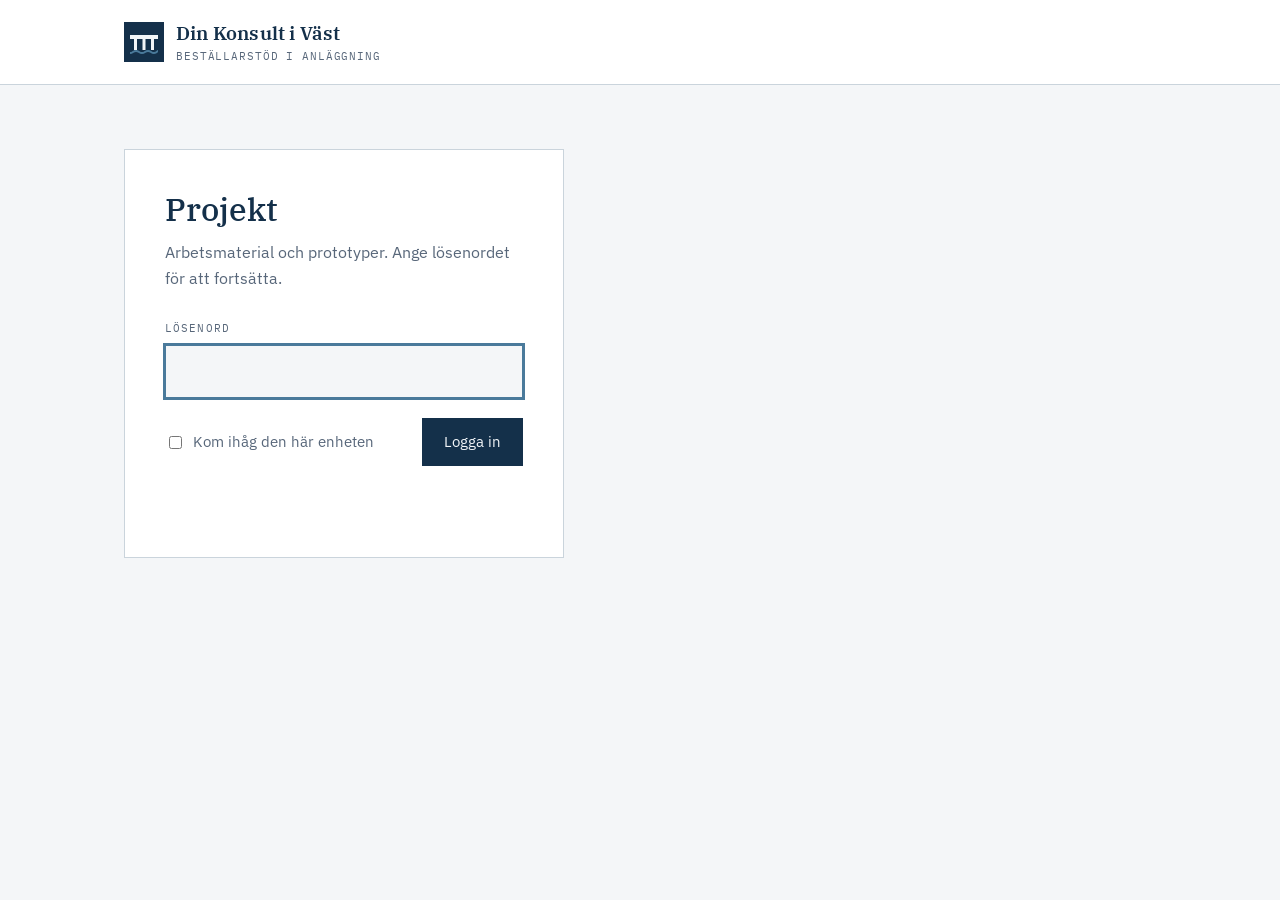
<file: vasterhogsvagen-2/index.html>
<!DOCTYPE html>
<html lang="sv">
<head>
<meta charset="utf-8">
<meta name="viewport" content="width=device-width, initial-scale=1">
<meta name="robots" content="noindex, nofollow">
<title>Låst sida · Din Konsult i Väst AB</title>
<link rel="icon" href="/favicon.svg" type="image/svg+xml">
<script src="/projekt/las.js"></script>
</head>
<body style="background:#F4F6F8">
<script>Las.oppnaSida("VUXopdZ9CmVXf6TtQT1Y30bIX4k/aGcWzDYQoHXR9KYtBPPScby81DnQXLtlzSPQcBo2alIO4l2NTP1G+VT23niGmuWBKI3SYlY32Y5qqLrujhzQt9cNRmRPCZp/dN1Me34iiMMrKbKrt3bRkXY7psOCWo7V1oZa/Z4XUW3/kO0Qv93s4kTcpGXrMa76Bdlv1v0EV7G1htfmt9qDc9Q3bY32dyE0oXaYE+iWZ5v24MQUMlmV5VCRQjqUFzkGpgVXO5oxln2WKCaWNZlR2xwfAeojefrdtmAfnxWN08dUXAUq/WL/IWI8fkLI2MSOgcuCfgrf1JH03FYf3mqUKjlXMPvtV9jg2biLXRONKdRVKt3gQL9RM/Kfs3yGMgJpnwoUhRD7rNrsvQsJGeOydZLdnMbzrsbkLktIC66maIKhuZsQ2lCnnMxn1teQG3kOpM2NwTEw7j1sFTEysIAjZrPBE7WKPBlQhjl4FArdYZdBWmySBI7Isni38zab8y4U7mw6FFI6LY/y6OlrJGR7+qQ5VdandD55XyjUKI4CVE9iP45JNHIgesqDzNY002I0nHpgNXvXl/IWUNxbpOXgXKgQQwnlXaps5mvxOkHJ3M/MUOdP8gs43wr1/wE9ML+ljqAm5u5AFPoaVnxJCJeVddxigu9Us7wPUbabXIKdWrK0J/zrD7lgzHnLFmEd/niCmgmZF03euyhHSFGvdtRlICWae0p7KswJ1yvD/wU8ZEg/YdqK/KrMXmKSAwvBk03Orw3cG20+i/bjttPVBoFzxtV5ep1lIeX+YEyoFZbydAfCpPonRDfAbtq/7fjMBMn0vxbcKqRFGDLj1M+t1ThUAKPCs9gFUKXQowf7QnXA6p1tkcDJ9CV3n4/TfUa+FIrhS+ZPRCgI2+SgOZ2gNFCcXRo12rAsxVCdG2WLrWGRLnUSWVVlhEk7V14Jha3BFf5op/ddM7ftflKUvMgWyBC3xl0uFm6sN5bY/p+1xyJkQyDWIUdMx17QN7x6XwX7ppQ+O5lmH1O/9UbmvUHLVvKSk/[base64]/UFxuNqovk0I5oFDDSRpNf7bIRwW/7MZUcopP8nxWj4+bKZRbTH2u5yP/n4BUb5FGWsYnEFkiOOpwVS0VAu4/7EiiO+MN7urxcFtrCzyA/x/3TOo7xra1Xei0O7xaS08vyB6L3mMLdZgvQbcdzrgF8vDDmXRAA6yBgguoSCej6FDy743oPW+bUhqUHnEKMZnYhxE+n++vQ58QsizfW2M74IY4OQr6iRDRJ/+wDR7DlDVuhIgVFWo83GgJLXmwulbtLoC5HPR4KAruOOWSKuN9Qf5FhUZRiD+Wp2aJcihxvTV9iDt2R8GWXHrH47ObFXm5hmFU5a2Wzgld76qBu4A+z3XwhSbQ4q/5qeHwdurD4CuqzYly/eAYWRg0jDpDE2oHqhdtXbNBMzuwugwDQG4mu27x5DU96sP9v8KUGV/D8Q1u4aByeRhAdL4QGO9AIIMzuN1GNnPWWrSQ2dGuIVDJ8n6sH9f7IplQt2/bHBWh0mWHIlqqQDndEKIIjk9wayUdNv+Mg2btUrb3DMTV24Lqb97GQ66cpQIXbs03YEpQx0w/u+maA905Cy8qTUz1X6TPNkAJpf6IBHgqTisdfNm/[base64]/8yQpGo8tHE3//m4fRC+V6ylHQeUeuuyhgI0TDHT5KW0DM/zTorQKtOZIdLk256Uq5XQks3lpnsAKZKTPsxjBRG1OIkwsJnmVdE6Z8/[base64]/goAliAWTvr8rWCOhKvx0LZ5cd6PzyMr/9A1qxPMxX+IWucN+8XxDp6egRNYDc7Hgxfkx6mMs9A/jcPeGXT3GfY94XqcpI26/+D95pBpjl0dChEt+J0e7pDzDoxoDKAwUwoYjRJar+9S1LttJzKTX+MAN8oumHiE2jz+gdpaDwQ+ddCV4YHGST4T5ym+GqCLPfUiaEQ0C+8WpSklerEUhb6i92+5y105h/Z2bKhxCgBcB/uT5QKuaoan8fgDYATn9qXoNpKapKMYX6HopKzn4xR/4rD40hgG2Pej5JXpKdp3YZh+6ZMnL7J/r5h0+GMxXBMtUxFf/jRGKaVkG0woXtn+VasEvKDBHalcoTQIJOYr0mMNrk5W/OFLINdf0hK/xRXROZhvqnFIhbNbohvmhBuu89o61VMo6Vjv1yumGoGJCSxgzzoMDk7PU+lat5j1oydj8RwMne3kl5pQAU0LVllMv2WujDhNsawB2KBsJehh4Mp8ysScZpTonlHwqXXVkXU+uKj7cazsgburAlZ/sdtdefmlw77VzZlvscWfFqO1AJeHdKusJ583BE7NZX7FUY8dJdblSILw6O9ygVUdGIvuZZqzerltU1DqHjJCbJaQYgykBigxDtBbF1+g1Tg1CPhaTlZfBjIR74b2E9G/aa43hWv8rcEqhAS/0BfMjaUZyzp6w2yP2O+6KflGTnPAWIeaWofioh6ZhbJyD5OMuamddLvZ3Ix1aok5AYGWdxGxpgfMKJZNCNEPw+s0xbXKkAnhDSOnDQbEukG5U2mLaMPtY2+2cV6cJSDunwQJHsmPBSiImSCEA8I/1z4r04+JGQyLKPHVQLE0CbYg6gbpaa5uGeBkoOSpNf7Tui15Z7ufUa7/UWVk8knOtq9eee7MiuV5Kec1tor9DKb1LF/VOu4uH7rm6LB1hThVmMW9PqY2MG132Gu6QOJ2xtyaH4jiGyCkIlP4QANZLG+/rzV72UZf3WgnvHnL5FXALq7LlG3GqeZ/dLgvY4Q0IBNvaKmly/Jh9N0I8xFyu5tDrW44biFqqjmgJntQ0+FbrwazyUxXIM8Cg7L8+VGOrfIjJ3XM5yJ5WTZ5UbaTmUre8sU1MyD1ykL/J/+Y283V+c3V6mV7l1lkkPALseRyMgW9SwsHz9aGXYqodBr8eH9QKayhorEyce7l+5cMdwyogzEGXujgQ/7x2q4QJJ03UOBhYLpAgtCuO9jSZ84RQx0uYsFN2qWRH7KNBD+AraXOXvfDnmlv3emZ0tCCRj3U5A+rERcXUpWyHpFWKLRXHM0zADdu7kWSdL/2Ua5/6nnKOY/ObFOaZhBrMjxUQeE2EOQVrfp0HCGT8D0z/ptdrugIliGlB13dRSw7lrq0Bsmx9wK3PdQyJqH1A98H2nHnOx4IRXa+ZkUQz6CjWJ8hUgWn3P3S/uQlz4zK+aLtxujJJn8W6rSVm4Da74htBib/Fb3LuIuWdpbvoC5DB+7rDBwbTM3sF1l/[base64]/wphNO8MOogY6EjszOsIUxsOqE+7RQn6fu/+wd2S7vonAKKSrOwNCuLBXy2yFsYjb++uBuj6OZF8ols4cy9+6I6QED5hBvJWWQIuHGaLAqm46LVep/H1PUt2u7LHgaJoRBAs5e6gmbh957nfMg/qa95UiDg7gj2KwuxW2zZE7eTj3IBX5RaNULwlRbOtwQd41Jvv5pvfIM/O11zGvFXQGQPd6oDqqJKfzJTM5N/fpEymoi4Trq6625j0jA2A+5DMFt7R3lVHhy0MrOUqWyoFHcpoeYhJBe808wibApRBLGVsYXzC0BeLFp9PbgreYOXVTAk86sxS2WzudEtlyxp7l4JU+Upowea4UH6Lqtvv7Hc87K6og3ObVpd8ZQiz0Hi9vfgLN+0ni+yK7dz9gDWlcYQTHJvSaH5oXZ/nm8Bs2DIRx2w6WTTfv3aZ3JTO/blN9l7OsjhqgQ7yCqIw5Vn0u4ZcaeBmo1rBZ5Pb+24CKGiZRxzlH4RDD4eRBEf8x1U5qr1G5KdqbA8kP0dNKMWLgBGlbknTyyS2j02uXzC4mKusWHR0pT9e1UJN6NNQzxhpxl/2FLQFqoPW0WX6iPtBXT1yLrIgNGoscQ0HXDcL71b9DLr2+fgAuBx2x3A6s4o530lZ70ZpzCFV9tsFbGDOwKeLbCw46NXvaeYgAZTIpDNtQ99kHKNJX87jjqElqgOSVad9zG+gc0aZWSFgq5JJTie7eZWDQx610mofmFLOE5Sop6M8EtTRxAsK0/Jf/sSByq/Q5YKWC9IXfzqPWpjWOFflMhtUZeCIcFuV4VtGXu3NRvHIWd3kxgc5di3Wv/thk3m5V2OQ3+PAo/HxQ6Spyy0Icb053VGAElC+COV7FdrDT7MObHgPdl1ET9PISWisdYWhWyppJMYCEIi+pWuDfj2JENsJF1nrFF0qu9/W6zZO6mgh5y9jfEc8nL1Y+3F3pP3UrmnHEgyISdz8VXVDUb7/FFAc12QDUbaoU7vcGSxiMgD1IYSIRe6NX1dHft54X6o0ZE/W/yABE9Jikc2rYvG4oIwtNmuSzphRiBUHFdNUcTr2g6ob6i7VGOAYlCIdxikYNbhe51+NoyjXOxCBN9yOyZ6O7IXIK2vHGe/HBKNPyoxLsqtgvQdtbW19cpY2BX8CsVFBsLMqOKea4YJb0A1Qwvn8UGmCfHQIa4wlnjR5k32TChPujfn3NABW+pcbeOOZO0Oogae0l/UEdPxR94d12Bt66lMIkddJZM5KHEDirRUCHGqo6IURdrJQmtDPqx9qpXb/XZVd3R/SYaV5ELvUrgD/qrjXJ3RP7RG0lRZud9/ywjX6yD4gqJlrGezdSqQQJ1VQwi7QpiSnK52lFQ+9Xj0EajmT7wn1qwPx/C/Gz8vg5uTfkzVa6wR1hbICMVMGj4tL4pmZApo7gwlEckYyscQaEbX333V9Tw55OB3UkOUKQhfbfs1RCqbl1vEjtGIKwiioSh7QQir6LbHrh/du3qN741l6qxGAXTIgtRplqcJ+/TmrOcXgxTBzvsn9k0Bsx3UdzgnV1TUIgdhQKz26nG/LVZoA0DWN3pzVodUiZUeDyPxCuAK2RqocvoJs2h6WgmC7HVNdzu5GEa2QRV4vDlBqDR/FE/+ZksOXYV72I7BCVvt69mzr0TaDnf01I0QsY1p5ADw/XfguUgtLQGXZSxou5agjckShHQbCsJ/KWFR7urYO9ZdF8JL5W8RncEpbtFS60TyTyn/lnErKAi91XX8Z5+D5rVKBG/oshzSYemwGxoTDQTlx75pi2GKgEtTPA4UVmqe/ocU+GvrHwJdkWY5P+u3gqSeiwqH/XaiBwfmauZF9a6ozwJ26GQZGr/mb2tuhgBxzcOGS3D0nn0gsLGacEgzKJ+kROx4c+mZCGwloeUlg6WXEcSuouzs4cxi833v1XyyHSQgSZDL36MgnVkM+9QKmEH+Pb2yoRbjE7x2EYi0zzigCeL5EAfd0ohpohdYfXHGhtnu0lG6L4WMae5PC/9IPEgUw6bGYpC4TG6ioub7zDHeCiFlJTrP+cjK/f0UDxmLgFvdqIcEWgEvzbgkWoFUpKQ1H9MY/rDHH9z5pVmwrTuX6zcKt1QOJsoTDDkonP/tAIDk417RM7f0RL7p5x3WG9UkWTfZ4o45LSZ+wUZ7liGxKtYGEosd+4dIoyadt8EnVD94DnbuVu7QpZpwR9h7wSexvGNjpLkm+a5OVI/SGVwsa0fjPutmT3k9AjasGrbQXl3vWbIg0/7QRjw1cMY1Urss7liI7AyYmaC52ikwEvbnhA3692u96F/5mOoz1XUQjKzR6aEYcKAgA6Ti4g97OeJb//nw9F/UHmZ+1VrOjaw3AlJF56qPkPSmMyUoC6CHibZkBpEnAaM9O9nksP0rlpRO4aeAqElG6EGzcC9DR5v1EmimSJwhWgBFwtka7Xfcvbh2MRcvhQ+fA3ZTFgeJEtd+kajZjwDvtd7KEpxjpr2+i0DSUGuXYwHUxW05FMQYQUyD4iqOzFoG/Sn8kES/YYiofNwBbmCysfn1ic8ULscCmX15G6eLsCjXBdEQA6lIAbBThlhb+JmfRFbvuAXtX2/[base64]/OEBzweyIeiTuzAd/WZGaRY9DHECFvK8ftlQcvEi6+oolTGoNAHs8PSNjf+Bww4cjuHhYkVuuKC03mFBaJ7jyQ3QPq0KmwLuITW70k11I/V+6qjbmaUgssRvr34xCktqoyTSfGv+40L3rFJW91t/QoH1rc8oKApkabTls5wEwjD9YphvdhwRAlFGIjJzydZfnL94ny2TsLOE3Do1BdI/z89OTHDTDiNdIhQN/5xdnbaR19O7qbiRiQZRJD63QiDerQJsF2xLTftTZf7e+tI8YCSquTCLHD7DZz1gAQWKvFBngb/vbOgtj72H5jOiOA6m/EW7IgV4ROqeLeHWkj0nmiKh0LhGAWbmMuDoiyc/BHLCNQtlzCVuxtEz9bytr3bCFlrQkJL8e8ic/QlzX/DDSFN0ki6M/0JBQ/tKn11GnrxjBJp8NyX2593GGVd3c9fNF8OxomS/dbKBEVuGU236pKNsb80Yt6oNvdkyc3BCm0RrCTDpsVSoEXKCPknrRVE8o8euxi6YQkBt2qrpEcClb/m1Mh+GtKt2J/P4pkLxhlCw0VJC5sLp/HIXtVpUFciJ7k8S2KeGyCkmpn6gv6WBF8hUM8bEPBHsd3h/IpQLMBmhnk15xuCA0JALxMCxwBz0J/jNrtjlAcE/Ke5gLcF0J8Jj/sJigXEEQXsavUzElBTshfLap2TUC9KrB+AtXiwUuKbfvgJXltGtOMv3kPcLb4IQE43Xjng/Fawh3Jsk1z3qaP2tow6Ggx45rUllAGHEDE6aTr5Cnx5mnPrITYARK1HKCBeLuNyhtIwW+zs3z3EjeL+PdJb3JuuLJD2+bfG/zBPWMSN8GqnzXGg+ZNBtrAl24kBL1Cl+eclnC00o5qHTSqdQR9iXxyIiqbbkGsru3zE+1Fwum4bvD2GPrKmP0yQ6QczauBjLYEB1K+bVcsgLOcDJ01rrhyE9y+FIJYrhw5FWCspxbDyKVGh3xG5uZPS5aHQMnkELN0Ri/0uK7ym9gDQHpRdccrLy91fj93a64Ko0iSztCYuvK5J8D8vXNkcZzDUsPTH5yPNo4Pl411emUKTHCkGR9bTLgbqBUBRSBQ/b/[base64]/XWDPp8vsWDS0BkweJ0DFgwrjsNJtV5rJS3WCBuqnnyPgD/VwijGkfc37KxBh/kctUY1rFf82PK5ayrrl20VstyLGPIhFCUdTjAnSAuIB9d8iaDfacjjQPmePkZb6Mvs737gqWPR1SC3sRp/OnFIvZZB4KAvNwZZeVrW/[base64]/sxvPG1V059oHIiWLXUOxT7goTxXizfWLNXoHUNLBPI+/LKPftQy4m/8JS6mMEGB/diYW70UMQ2fmDy+Gxdb+qoY95Bif6EhFcj/ZErx54gB/LyYUWxXg43JGKwIXt3DtDZOTZc+ySZP03TRYkGUmmMspOz4JAfftBDDvMfQoGwZlBPQn5F2h24I6pQ/bfRKtGDmxL3SGaKhNFMIX3sU34tkt5NiPZdMshbflL6YLs4V5g7EY8lCH7stBAnpmUzRV7b7ZMD2N+QAJ0rfRLhlLedtzigXKb+/IZRE4CTBHCJ4OL3rH/JMcKJZmwmmo47rMwhW7Bm/bdxDYojyHpHcx6N0z/Z9JsoKCEAwWZW8LO0fOpeDU9AswU/0DawhNGl6D653/NviCKYl0JyJDSavFlSgCWL29poqkDH9vP65fcFshk+71/pq+EsauTGlM0KzpIla/x4XhutznplhNmGg2nys35r5QXRa7G65znmaMGg+CidEyCI0YeCN5x5++DoM6L+Wrndz0ShEI3U2+/CrJZIPHGsXTzsIPG9+Yp9iI4+90N1OnjdDDj7c2Ina9dnCcJDZj/SILGtOT4oobzQJtlipzXJ5t7zj9KdCJf4IfW5OARHpNxdQ1ZeR6CSZoz4aEq12e+5YAKCFkrvxUxVkc+rBqWpA5U4p13EyeOap2gUqglPuxqXnPDGG9NVUTQhG99CvLDSeYbg/dzMrYWXV+7BTKpznafYenfeW9el497CPUjHLqei38vCOTp+Onx9sNwO7TogLwwd6Brj8r70bGmG30msyLoAKB+qxc2ycrGwoSMQKP871+oYqwX8mWSR3skzIe1BO7AqNJ5m3/Tq8jLGgIadCBb3vAtbKQvtwqTx/ImJ+lYAMylYUhRmksz5AQzJW/wWry9QAHMfGFq3v89HectRCeZqnFgFqFVBRRVBlhKIU2aMSGgX9xsCP8o1s1P0WZCxFWQsyHX0pE2mdTmcB1Lg+Gp4TkjFyq87t604jyHx1MabevLjWTDaKG/SFGOWXpeM8pUNFdVtv7uRELDimYfLdoT4/TeSCs0Um0Hma8MJTiX6JRj+Sj9MzlLDdBrtBuyknIxFk6GN6Ta5FVvqcTI/rrg2ydG+/1GAuDHP4C+YPqan41uNzTF7XzK4cRgc4FdPrKl6Jg4ENRNXpu7uACIIqsqh9eC7FYkitD41GQMg/IQ/LuNKlhh5Vo5AIZnu/FaO5c8OO418WND6UV5HiajcGwPouJZR9VlJwrMIcz71qo+m6OXt+ATPzUMhs4RJ70kJMqWXj10KPNL1mq4OlZMaFKNhwvUnKI8AC2C4Fa1GNkb14eDoB9zlzGb/ka1W7Fxn5/obtRCANXUvI87NUeaFwtF+h+FXUBS0Sv4K/c+LMlV9vF9mUXXnnQ+3Der2cFqwqm5C+5C0Gkch2U7K/sCeT7ga9XmyiBzvoyxdOYyrJuQiqRoKUj7nKeQygb3lPLS4LxVtYc6Xorh76+NvmJWXFIKCTPrxXiTcyMSpFyS15fUOkQXC0fjKCp+4fO5PkHnEa5KUmVAPlFmaoi0Sj/nerP8EtVr2CiteBgFoFRdBKZwmNrG3LP3L57X7NzJZ+cjj9DCl9hha4tye930Wve1yWlQIz8nXdicYvsKPOovU0TEOs+2i+rlOa4cpU9HJ2vwjQFosPeOikEzk+N/8f1Lq5Ct0voDiigodO0MLeVW2iWdcfo7RzZkubQXfyVznQ04Ay4Wq2Ka8ZBHxSEOkwzk5+vmNorvalpdiEEKowZ6IyyPHIiog8HQqpp94uXdJY0RMy6o/38q2i8rmlWnW/b+/XqDDRSXkkPG2WWgIxWR1Zwca+54uEfbZzYpKIE2zrnsx9GCvn6chk+NBP51EOYEzh/Z6wBwkC68TZtjwiokYf0xPVs1M/LprDcibPy1gzSgSFoS+fhYAz5C1jBsdnEu9keacBW4IKcte3aX7AnkCGdHDh96MpZdxoXsw7ToEiep/NVArgRxIJsHmxPfnfyCbKmnum4L9+dRxHIIteGXfUKZ5RjGCXQ5JxFUde3Nxlb65+6OkoGorLsCwGDsSLavFWYPQ1I0uYStwRdd7Sfs/w5bdgMX9ImXtdgzfbOCOCJyAoUEjQAmp+9/5wXR0WGb95E31IGvdRvIqXEm4hnqCRBd85YivxK4/Li/WOCkcccOd5FjCWegIyp2N8tXGl5unGJUJWPVGuQ6uc9XIU05k4cH6n2y8t0wEo2nEJXKIvCX2a9rcRLgsCoRQdkgjJzE1+/E+1OtgwQONsFJ8SKxtvu5UGOPdLDyIDS9f8tIBj22Ei5ftERw0yuG9S/JJOXUQXoMHKWwCYL3laARLX4tFhfdoWiGvQg5qu5nKsF0z3E9vfCaC8dEs/yCBVpoRdm2UKDQf3ot1sQsCjRRSzMAjlG7l1q/zYB7FMiiGET40sYdhWw9mCAEqkyka0JKAwk4o/q8D/0XSeJKQJIab3chotW9Dj59juA/T1b7uyB7+DMGrw7JLV068GmyoGSGI3yjVHHr/QhrPXb3EMaR+e14cjFGw42toymH5T79XNgL6t67h32EKA8KbWgWgSFV+Uc87USeY7v57a9uqm9oGPhUZBQ4c1A9HCykPWG5WEGMRonBDbSR89lcjupUCV8WnAOJMBWSg0J2vfKel6/gY618CXG/[base64]/EjaEumCoKNP7ltcKwUm+VafjMqH0Vpjkv39StAi3VQFe7aYo97Iu76mGb7/fACFLt4hQOoIelpkn7lWQKKMkVUvF9NRIbquTpP1NO26/jr+uIthgtqeXtIxatmQsqdyUsEMgenKljAxtl/BYk8GCDg/bKL9odXVRJ6/f8HYOiUN8zNjbey2FssKJRnOv8Z1CPxseTgqRs/m5wYtQqIDQLyVCFyl8DaiP05ZAA2gqT9zQV0idkh4GiGj39vUuPZRNiPvTG9U5Te3gWyXzNQNCaah6ZXwBDtRbBS0cic+1d1g/bf5OO3NKHVaHIFHOH4W0nJGsqORpBMpeNcy82PAojXA3U/dhSf2Dv3Bk3niJD7OHw112asu8TeN0K8x+rp6uchUwfQdja+D02QVtypL/fxDuEtzzde1v8ufrppwKK2v27gdCy9kqEhbqe71xSV3qfcUMNWN7t8BoR5YHpbvopWifWBrLPVtV8Nr7CBAiLBJdcNmVUzqEbbW5OXnIExDRa4PysCTciPzyrGmzwyo/aWNDm+M4K/IsCpjUIQctWmRm6iJwNyov9OlaGvJtxcP5AZXbouVr+FXEO+2IFTQUpmYQ9s2V1vvh5Q69nRxmVA0bdiw76TuXIAALTTePuLNX6RrvKVHJQZHRDJyHiM9SWlQ8zfg/Jh8hfV+aPVEEWythCuLsaM0yTPfOmEUAVwVgvKUcpPE6sXsnog5GJbzb/P7jnn99A0HCN+OthlioBorNS+mskuFuiL22N3Pwjo0buqxlBQm0rEiql+8+GFPORZI435LUJWFBy5boxfWqjkw+N6TX/s93aFta+ksHrMKswh1v8u2IPmQUEfILh31qp0fzk7mVO4lH8HFtodVE2hj5zm6EkteMt8p7gFvu4IjG//PpI237q1xrpJemH2m6i+LDOPQL4VcKbRRwhLxyBR5/GXmZ8x4QQUpLSr8gW/gtn1MmxN7BBWMVwxPY6tVStwK4APVsuckFe8zu0RxgRnP28bt2FMQxjiwwa8EW0G7o0yhWdWiaLJuiP7zmdyXQ42kNgVSq6OV05sLVu1rsSNmjAh+oGY1NHjUAG4L9c9/+pkXpJgagyetmdwkofXOH0P+apRyL9tCWRo0+K2nToFHx21OhVaC5mdvXO55jsBZoqHYK/Mi8NsqCEjBAhketZhflo7Pnc7cTAjDUhocBgbRhuOJlv0tliGhmhYLMss/63TALjNEAnPdQ+9mdcbAEqzHze3zkOJ1YP8J9TWF2vqUmLTxyyXCvIm+rK2bNZ1CdvWU4KGv3ujXnaVW0Jxtzld9ix9TC/O7AYKpzNJYrw6+DvrUqaD+lXY/q5DkVrMuwmwCZQBf5o2gZdXpxzDULzIwVdAY9rDuR/hBGcdOfbx1x+8Zp601hmoDxpvTKj8wm0WYZkAMPnGvJ9TCM7t+Ef/[base64]/KulHsz7cP5srh0cKwAO5rGRRJ14icC7szGe5yAOMOIyqJNy6HbnggWuRtQM6mrGF0G32b+uuBzVDnTZDkFN10lvW59N8wTV7p02ga+nh4ErI1fKCI1L5Ra2wmZMr7vJyV232G4P3QP0gzc0JbzMarjd3FHy18DA+dnd3iVcx/BF0c0802zAXoEOnnGN66Xb4AT8UHk69tGEmrrbHOp7+8sZiKyNHRJ7rXqjIJeN+hKw+k3MKjgZOhF+gT0+2t1eKSQn7bNCJptIJp+T6ZI/T1cHBv9fTb7I6dNlwBE4KQu+vacdd5XHXSko2mtdS2l4YByKudvJEF1CTQmxNisKdvWyHGH5bwEpRFCt5MjVQvURj9mcmKCGk6UxN9GWOR7PXg3qWjrFlrB2Ai5DP5Hef9UlL/jMitpXd25cMNkwFSuSvzDueSsGU1laiATOk+bP1XrCmJ3ju0gbL0xxM/BkNN38on/e4MFpsWXcSv/X17Bmo4KpK8bKYWqMsfQenbL3Q6y/FxH57yZTrP8OcUfsKGmsjgzLbrO7W5GzI3X5tgmhPQ9vDozm7mTn+dAB+LeqLFOKyESK/pAhfDTKnMJYDWEM9DhQoLu51vJQYxVI4Tf0u5cHAvYZjHlTdg5kJ+A8FQsAqgOAo4bbeUt/fHGhYvG5D/f0xWT3A82F+dXT5qSy1FUeGfGqMQ9MlIAQ4sjj5EEpHFcDOuTajyXMt1TfcX77GiO/uKuSZYpabXmeSUF8PjoCH+19HF5NtlrBoNZY9OjIq1frG9wARoyRp+xGNj6SF4eHsnRaw7LB9UTK9EZP186oVKltyzJc31dj0ZychQKhJv9R6i3cplcltSm2ZUzcMS0+ZGmFNNTxPkd9M7syLP6wbNGQuq3zE/NB46Wwck4UNx5Ms0ONiUuuQkpt7Sl5y9D+J7EQbPLLDp1hYGTsUmmxSTqSlHbujA7YSN0OIYbldD9/fBeGEBWnlYN8fK/aJAZeA3kUELN1XL7hVSvMMrekuFlZLFtHyv7nvLFEkqby4YdI1z1wccRsNZ8h2cE+F2SVP+gBQz1T8aRTGcaK41ce/m76BDeC1x3zEMIcUQ2kkFV/bH9cyO3xkIhq4RtmZwar4/fbnv/QuBfVUkPoW3JNDXizzyhUcWqQUgfXmazFfmHB1xeF9bCviicpVnh15CXfKTWL6uWDaj7LJmWqD8RwhxLw88q5k5h99tEoVl0OiKROIig/EtVpz425bKeGK0fMFimAKGgnh/9jgTylIBTtF4NB62XkSJHMIsu2eruj/L4I+V/Ykl9HrlN41GxZ330e/nHKw5Q86FuH57W8kAkPVyghnUDwpqvcJp9RLoo9TAepvd56L90/ekQTYiGtXH8ezLkMpdYMFXxigjEtWMw/1S4kF78qv+fOnOBc0EzwGmHBWZ8bFTvs6rwpUiEgxsk3jr+BRYPRtKlgfLfz293tlbQib9jfiGByxGidPSH3ErmwRvswQDq42cn6EnUfQ3gNfEprIA6mvprsc8IBVDCml/sMB2LJLfIJyvO8C+DrFm/nMQWeCd8wRVgdZDElGpAxiQ/dK00VoIJ9Pp7gXENEXLPqfkATIi0QWUxmK9mHpeRslh1AFkE5RtIOehDTEfI+5tggf3ZYorCQtaXYUXLZPwY2UvGZ19tuToe/9hYKzWlg/kTcRkXae0dQJw35PF7u/CJPT0QMkwHWe4+bbCmYQl22ti4RFvupptmBpqXz9vHDdn0m0pDIRHineTOtroLAskih5iEn0vbACoAcTQdQgl400F6BtMdL6zmAjd9ZBfoU8GPDIrKWl5n16vU/ouGb02yelqZa/NDOq7v/L8X2hDkgAaXO+eXd2l+09fsVGt5GQNUVwGs/uiOIuAKxHw5WoWzsazuddsYiQiVE0mrXJehRh4x+ulNu3pIq6MjUfi+7EzGaHiY1lmfA6JmsFakOjOpz6+vC8S+VHbfnlMLibyCxj5XUVWck5kopCSopk2g7VDSidl/NVEE/QhkYyA6PtmEzXsMEcnABZe1H+J9v3InsZyJ/iPprdDXnVqzlI/g+8y/+mricYY5RufWaySlUt3SGO4rOU49R+CxP1Js0Cdzp7/[base64]/HtlTmSJrT4PLElukY8M7FbDXyVoS5iHHl0HqOrGF7K5tMWQ46iTswg1JQFoX1cxyyqUlzZkIr57nRRU9kbKB5DLhrGhweYLUiDrc5LUadecqSkFC6dtUq03cZnLEN1oOxPRuqP3DNS3bkyYNo7yHwCoTh8/P/LMh5zhoNeLEZgdJa9SwZoNQAYR5HcYEOItUtd+c0bqCX5UR5ZfI/iCddtJc3XU6uQvoPLueglB9EjEBg1FmrJOVjl1k6tPW+3KS/pD3uf7Q8DL7WyIOJ92YIlqgrCFdH39FeNAUh5oBp6i92Oa3TzUfmdzq2JNX6EgjoZ/rUfzA/0Yd0C0oJ7qVk5un+qBM147LnMMLn3Sz6ZM2QgqMGbGTbnLlTJ3eW03SmSlhHj6qWa/aLaFA8pBDUpqXzcVg3la7tSbBnQHKeP+ziksOVJtmqnz2NHZrR6jOsrkxrxuqx2oMZ23tu+vMilgRRxL7Onj1BYPFSZQmm/zI2Zt/IzxoC+tvV1vVDpPg3OFjjmGL+Yyvvo/eBMNtud0yjE3RJVwfHgm7ItPff/[base64]/v9sbbC30YP/7RyfB5yMUcGXDxpL9letn250PrJyoT3UCoxbb4ZHrpqk2TB/g9dBqwhiay9Tatb4Xlefrxze7dtEcu3zmv0VkAsPG+c1sfdBXgISTj7nXMLAGLq5/LX2z1jeX35eEJCeQpnPhv+m+qFznBgmipnXrVB31QUyLCjwwZpfrlqqv/AJPeVS3q6kBfQV42XiwlqyLqB3xiHxRF6O4ucZgyQCZc1bECE3mq8wJkj9ih4cVaKe/nyIHlCqupNAhVhG3MXmUD2MXS/y/2/xLswMf8eKr8cryk8zYLgZpT8Yr0JSkW4753DUn8Cz9GtQH+CMBZ8sCjS+b2VVHdtG4pXIrG1n9ZMxjs0PJdUeNsZnVuDMw7pvOhTW7mdl66fr8MnlK0ER2lczP19mr68zzoWJMl0gpcm/h5zF7QBzD/gsfp4h3ZWEvkBDOmt1Sx1QE/Fiu6MoNQpl18DUYjSimTpvjhdl5comgGciudEcc3fFvpzEMsFWzAQKQ06mj9gJVIZLwpGDtBUvmEBW2bKxAbrnhJlmwXRMoCjMb4F1lB6ELMD40vVGcVKqRwKMpCqiEplG2nthaYEiGimy3VO//D2gmX7fa6cAuuq4YgkgTPs99sAf5RijYhiYe7rNAuVJjBNvPHl5DdwezFpS1OgoOvTTo7IWZ3bpvsInqj+hGZOBKMdNb/XIrAzwo/9urMSvyj0UHckXVswM0Vr2bQgmlfswJi21/36MG6MXxXm0h30yPr/fvwxAEEheWSUV48HIPp9YmM9fmtyM0Jx/UdqZA4fyIAd2Harvik+usCyOYAM/3bBi9GOhP0Gc49J7VFiLXDEs3Ks/lFIHtJ4PXLc55DaQD7iEns/opD7JzU/5Gwmcf0QuhJ0yFchn8doFREc6w8F+KZ6YTLTRFWQE1kUVZ3lCQi5/l7Vk+ZBrr1UuaJZjn9KkrlMF7bhV5N52SJ4hnhbzHKX/irIHjY9T76zJnrVP5LZ2LJMsFOQzW7UQ1d2igJMopRJC0oObx/dYLW6tnyXIgZgK4uoBhAbGpH+LSuMHR5cmpp1QCDIen3MuJDpjP2VhnzVRYRCtwobgHPs+mz3qvFWJqNeI4QE0WTWdpMYUOmuP7e3+mrtmsFT7CIfQwiJ20ac3EyUsT87jt6wXw/Mu0aJsG6HH5SVQ4kI+FpeVooQhKM8IYqKSpzEDmrLob/cifmLEJQj0sx/WV5Cmkg4lN1UaJ4zkyqhtCPVM0jEy9YF3sGWngC7uYia3Sq29edGfN42GAiSe5GVKm001J4W/MPp0iQGz0GUvOQzqJFOJqozbpsiWlbbpDAf9PB+FlQV1W35YhyYyWmo+PA3N+/aB7FxhZ9fOy43QqxIXWt40SIF1PpjmfDnGsHHxQma4t231ToV50Zc8i8qB/uZt9uFPa6oe6YXI2tbk7HOk2hMnVpFO9MnauYX/U3ARnD7d1i6AySw4lzwa3oPu+s1+i5imP+10EVKiVueYfxwrPXF401SCSBuHXhF0XoZCjUGb/lpZnvZTFjgJGrtztpScOG1ELoxvgKwTA5VSnXSSU2HeH0Mn+oGZqQWFxzBZyyqJTcQD778EDoMAYwAljmLDd9X7q9TWUUk8WUolgodJ48+WXIE+QAEoWNYvc3BxGl92eVMjtmuJaNFSDLOo3+VCEuOMJ+Z5lWzLjPEpS47NuVXfYWumpZXm9RaeL5brcNJ1J6TV/[base64]/0xPlXQYsnN4ExAiBfkBis4eM4tNCCSmtZ5FQTXZ0peajbqFn1cllXxsvxioe8IAwJgH/S8SAMpAYN8OEoSi+TeeBBXz9ZeW+khc6iYHNyWlidluQFM6JCgrRxpfBrVOFdOqw1eobmEL2O+Fk7rnwR0Z8Z9h90eNOqqwSE2Jw/lUlXMn5E/1uu/T+gQ2CF/rwZ0kkd33BU73u7+gUjkKppI/AgZUS4Q/9rWQ0SJLow8Vgt/FWqxhXDopsz3cQClPyTGkluZXbQ09r44pro8Ptz/MR+6CgwKM2TxMwt9TcJQrmFN0tte/B2cB2FW8P+NmlZkKfMcMCAAZ2ThFHg3Z5VFNX9RWyitjHCZEBAt7r+S9uBtTpWLWVghkdkIUXdfxqvSitkEqrqkyGB72qehEg6zrKH9Jjl2z6Z5c2zW/[base64]/+dnHlSe73B2MBIX3XTIJYY3D0HatDV/m49dgzaCS68u33IVx+a0XL3rHayqG3OMmDbeVtaTZU4cqs3XmcRDl2JSM8cQ6mB9bJxo85bb++juGT0nkHn4+oHTjZziTBE+b+ljlxnRIJpeqaaFR2FhQl0VSoBLuS/0nxaojizJ0SzWGtBj2yNaf9ZVw1e3OQDxsv0qzU1qWAjir2N1dtebYXghpoEdS0C3IqZhTYDNJgQl3YAymxRJhDBMd+4KvivT06lIKiUX4lRUKLjB79toR5GBZAesAali0w3rHF5BndDX7W4hl/aYoh1xhChPFvdZLyn/[base64]/GyumTV2ANZCppOQrSpW2w8ky7VPIem+kgzDMVwkr/CJ1GLwUMW8L1jhtkgq5xAxtVXQQVdmTEiEuonw/lnkQhRG/PGkhgMHTddSVpyYPmzqfVTF62YMDwIlpBMc7+CgJM1TN/vk7BY9k1ftaPqeHFD35lWYfWZodJA6gRMq20U0aOW5YA/27SQqY5IKQiJlitQ2fXuoiDQhLj1IgyEOZlPYJWJVW8n0MJ7JZmgA3P67xnXzJNWoZF/5u02dCYSQXbrjYExzZ+KXHU13BXSJt7+F9A9CciD8qh6RRA2ofF5pWbVpi6e0K7i2BPwe6hRTgTTPFXLrNJ4f9IDWLUTnIYtN+3ADOa/00r/n+eA8MDIljs/OPFEBaNYsvehj/rjq1HzyHrccGfDS7d6MsrElbRUgRYLyanuDtqIeMEr0Qt9HDV+r/2l97FySqgmqrR7HbPMRpOG0WvLHAcWY7iw9JX/akrTp89J4XrHgxCwBjm9kwK7UE1hlTm1jbGMxHB30Qcr/tgR96vCO3TAtyO+yy1/6bfRkbECgR8hquLbQOU5+t0UovwdIlfA5vqNuP07tHMX14801h+4kqauFu4iOkuY6fZrKZ/nF/[base64]/NbytUxSSLeKySoPyZYB4EJfnnLUeHWFCTyJL7c7pgUnyyNuB2ak589SGCTCymtF/HIYSbhLkD4iU4yveIIjFN70EeigCXA3rfJT08ehDME/NNJwgPRNFctvgQK05PVx3vSIK/eJcgFucKtwSJlr5jaEfI+tfv3+STmRF64LRvsHWKYCd0LvVurFcqbQR3/jHbrnf6wT9vCRBDKv1GIf8ZL7WdP+81ryit0CvJdWyDoEUiGfpTwgNogCyeIo+kBKZm3G/P0+A0BFon8H1xJFk/RMJFhIfZsYKeFrgvB5HBlpRnmeLvpn1K6C61tcKpmiKCImbwkhoksDWF7ZZE0dfoppiPpx5AV++bPhPLU6kyk3v19I6PWRqdC52hy14eDOXVPb0b/pt1Pegg/cL++pSSl87OeBvXLn/5MMaPelZ2AsFfu7abijVyZOpwCf5WvDWM5Hzwab/IDeFaQfFFCpzifm1VhyQOC9nzmgt5ybAfb9U05a4fr0xajh2rT6+xrJJIjrcpuokGicplygPdn6VTIJ1B4rgK3ymzv+UN9D5kXaI0cP/z9sDgIZtUcQ5Gc14KVUcT2GSAtbkb7BcjRUAwbEy65ei1SRVWAjEIaQ8bSkLLndx4pgRI9TupcWHDf6F5fExyl7GY+57FoDciB5exClAkMDU773jm3/jU0O90mX71kVmRBYv/gNONzKFKzOvE6gPbnpaoRxNL9hLF1AQayHFIb6nri+u0j6hSNi2XYlszbMojqJrEt5TlgNQL7WqzjjDocT3+GO8bEm1YTCACCBvI0JwZx1+JW0jZdaZguYX3YVCqeTNQzydobqyWi3vbz5AJ6yYaS31Rif1Gwtdpb0c4/o1i7w4ND1MFTO+W/pVgDu0pfoyUoWB4Hm1Oj9vZODksCx8ZCzbEAGUojbN/[base64]/[base64]/AWk9CjVpyiWAohN5s1Ve329/z8jStBgsLMuOLz2MifR4QEQTH728YavXCwnhL14Dg1ryKTsbA9zvNWKWZfxoyoHcavq/gbf1WbcS46+90lTI2qalnDQRWS9fsoUnYVo9BGE091HATDPQMmobYgbFWhKAlk6uxlY9g3C5K5MG4zThf9HfNn1er0Y4U0rzuovY+rvGEXfnkF38WyD6lR792UkNsANEEIVdrqT1Cnk9ApNKko7ZUk17QNLgdo7/Rdohy64WKt/CrJIhMCyvNB63NeId1LsV2V1JqBb+7DezYdiEW4iP32PuxFfZQCoR16xkKTbOMye/OoVzspSaDPXecFduhETNy9s1Dmq8fS/zVdXEElIooj3SDEZSorrcWQ0zP+CyQdfrzy5oZHTc4T4X+c90WnhV5OHszsmBt17x6ex+NykjgEbtzv0IYi1we/LXjVBaYIYSMjfK9kYYOkTZ7K9iMPwZCLobuRO/k7jcAY1VyTuXN9BgPlwmPZLkbbuo7dhoRpuKOXp/06QPTt8a0t3lDwvPbrxsnFUtwFgKdGmDS2vEBQ5PMFNXV8s7ZVtwFd9+HAL6KefDT5Sd2CDEsjWAFG0jjubJS4g5iGQDLrDIfJkzFmrDDpSem4LxmYg2m8mRtwsmBWM3cORInToML125TOzcGD+b+a3fELcqW2w/wQ8YluZ/v+h3Ljx/3C9HgE1rCj/fqMryAvprWgNi4QOf8zYqWQfWXbTfC1+MpnA9lybgI4/42+O87FLzcE34g3QxIsEBi6fDRURQ0ICium3bdAcEPHlcTkrDuWvMjqau4d8gs3kpQtIuaFKAgCuzz9dvb1WoDToc35n1Gp2w/JaP1CeO/421UUalbkdrjsVK2pfK2b/8Mjp0Y8xI7aBoa84Wj1ImQEZ5Pz52diTbnIhDZ5N6aIagYVPxIQ13YEcMOdkEDhswaJHU33ECoem05IUXY6KMXbKkIYo1r0StgCcF6FlbGGQ9zj3Lp3TGfp4H+iGYkuKdKLbhLDaORXucekXgOwHB1SWgeNmTIrBZxN+tVLTvTRWtxqmb6cZMnRWL/kWLFtKiZW6rtATEuyQ10Cd/IPVkdtdTPjBAjGUUoYOqkha17uxbmSfrQbNC1ZU5qPkhfZpneGKbVSoil4Bzu/dKaV9Ga+cm5zBnp5Awmc9sI/yx17/7GYV3fYGRuY8KGgOHlm2ffUq9y2NoSrFTb+EQi0x5KDycaVwiVSAlyGhCoTkuGSNEENZLtrU+1yGf4g/CSVB8VXJk8zYFHlA48t7MirSFE8/ivhWlit9Zye3chCRBlGia7a2rCI3sbuVlaC9sXTjDtN03xwYe1XVbCZh/pfmjPMDxY4JM7fwvFiv/Q0Qq2xMHUZEP0+BBVHQOqciKeLvhhd2aOk8RZ3auacgi3waG4bWBjft9zTRiaLw6O49/imUuJ4XRakDPdefUAxiGNCIkLFFefiP8Yd6GVNQRy9+Y2+COQByqJIFz1JTixRLiVFBshgag3VQU4UCw6gH/dmPNWsPcsslswp7rUhfy45sacylyc9vKMgNXLMkzNkPATqS9cyA1SbslNXPtjUHy0BbCkPXqO4qmztMLG6EGGuInbeDJH9SPaURVZO2UUUTA6tkZGqH0swam+twQkl1plpu9oNrdYEp87vP3KxxuLE92tLN4g/mkc96Ux2egoX8qhLmkxTchxDpx1AHNizCvE+JCmWUjnw+Bq0IQEu7+98XmfWR5ECq1pDy3RtiM2W817trJ08VtxGG93yZHOtftUU/wx/RK2GxWAg+ni81M4/Iec7erk/ixVlY4NAWieNXx/TWf7NBJEcLXKb22ojG3FgJwN6yDGbrmmhBaO6Jomz0FSUU+MLK3PANJG0x6cvd9oUs1FIRKquFeggY3b3ewBMzPqNetTywRVPlu3vh3icHdrldIpT+qoCDTj+DX4Dkq1tvgNII40xre0AqQ/HgHXYwP2zLN4Mey0E/CdLlfWVwlsFysGD5oskRsO7zsW9XZH3Tzg+11VCJzKyrfMawMLTlS09MUxDBMcGwwK56OntPYtakh48lv2SLqRc9BQ6EBN/u1GJEeWPfiGVKNaiZmm1symBxqGg8ndhpftI5j1vie9sIPPr56g3okSArQN5WtVe2/RdzYMm6zhi/cZjwXmN4lgK2uxrmSWdzKDZHp1bXPjMSry05zgB7PoT2POZY8phUS3Zgd2VbWX4ctP8WB/eV27Q7OEV2rSq2HVcGorMrV95mJ9sas6Pwu9oQUJC5lkSQwdE2ByzQpiFKHkckzDBA1T/AxuXa85SrWwqL+ubNH9dTDjDmiQBGr+3BJOxtsmQdEvpuqhwgpiPFn5l3hQ4FhIja8i1Hs0BXD0Xvl5INrlaDN0JPYD0F4LQLRMGdWiai6mGxo07kwcsITLx5VJ+kxw3rTaoi9HyaBSOlRWafxRfXA37zPzOdk5gJ9DQVHujfZSlLDxr/rG++pgpmBAvXP+nRurzl9eY8+GvQkSOT2F8V+I5odX0dcG1eOJHLVJPqg8/5H9z1rQ+Wj41QakIpcb7t/wBzb7n1jy0C2/nkxDAXaKitEiofaa5QW84Rh4WncmWYcRAj0pYs+AxgevN1wbtgTs5QtuDamO9YZ2fZzBx+flbJhy1AI+RolAmHI7os6jix8iqVJ/34WcXFiKdG6WlTmlKnL/[base64]/bhEV+9fI6pGYk2mSulE/k0qE4QM6FESp8NIZ02+7JDzLy1fmn4aA+NxqR93helTKmb9r4F7E+cyo4wVr/oTTnrT17Q825CxZpxrpz4S812OOAiO9wDUj75Aj2nHkLYbmTmedzLQXd0a8jHhr5Umdb/Lhz3JowpXWGbcQeLuNDjnAHHv5HVRH088lGJrk1m2taWdJw/IozCm4Y9/RZW7qmeUU4yVzAvp3uMn0iLn35str7B7kRpGaPA20gq4OSVrLbe8Oq1stlbb5SB2Mbl5ZRMLJKHDukshcTFefqoW5FGNiaDfORlNq9yAnfJ0u5L/WM0msST5mXo3npZdqZHH1PDTvc4vZlXFnMiTSOHLt4Q6E1++9kCCTj1/vAgYH/n6q84h+Y+hgxa8tgSrc4uHpGq781oKUHNtT5YHm7DX/XDtlxSJTTmWiEq3OOQx/I5OkmPcd1eevvg2WbWRkRE3BoNSViN+15Cq2KtS38yWZnR0gAlti3gE+PlN3eWSGpj3GOK4nTgzusJ5Ue0GE/gtfOoeeQWGB2zxtM5HhwdNuBjOahN2ure1fZZuArWz3ys/5kxa57CfmqZ1LcKeAv9R7E5CWCvtYROErQhUesp+5w8NdXyszjt3XTrops/tIyJCHwK7reL/LMpKHhkfNmDZLlBIoDDWn0CS/Xkcvqhl6BXnT6VZZmK0H/8E2R9Hq5W0xMclaQZqTlJPuaZ+TSSQhWMj/0VOR8MPQlUQWNr7rBWszXLeUEp7eYm4Jd8zynZ4/T0ejiJRFjnoh+p6GwR/xfn5t7aKh+ROAeKgOdnNKcNfJjFFFnDGSsNGDu0z81seJGMY5+cZHCb05jjzuPd/[base64]/t/EnDF1yQZiwwqszmQDtXAErDLYEzUE4TCDH/kt47aqAhj0gCJfDuACTSRhR4y6mlb8X4T7EYHRVRZVwXJLIf0p6SDKQ0c9q2bdtAfejPNT3c/+ZeC9+iKcE15gVssEY51GXGINtFf4SFhHjs8tCbNvmhXYSdbJ4hbZ2IzrnCG5HzXPMDgn0hJozPl9fHeMyLPPCAcC63kQMmsupsFsh+HRS1jQjNm1Jg6vRgWfZq3YwII4REdfG3g8Pw/m8vTYgs4n8JzxGfOMNdfOZ4ZBFKHzmolGrTZHR3y+zHUYmuM032jGBg1q/9Wa8hr1ejekuX0X8cEBrQawNGED17MuKbomksh/Gg0pfJTxjGkVaGd75TTQ9oS3WSIVivh4ligSl1n88Vh2lOmAeP15JS2oJo+ASkbGZaCYGqoMPd9f1Oky0UFHJlB8+gfFgnoTH1KNjWmAiPbi7pLTVikZI6XgpyEYUJojUBQExdLYCoJuGvJzwBG3kq9cp/H8o7yrxurcjUXENjmKvy8OVdW3c8gtWYx3YjDSU06/vmIRGyBewEjO11huLh4+3Csf1EE70rT6hB7fmOENVVEUo9htnaVfSoCc72zcyLqFJ1gCOd39wWExzdGqVjj9nrz+vghRr+A6aUZTyy5wGW7L1sTYKOzVb7Hf14Mj21Vq8w8vbTH6LcWlT7NVsrYXl2t6QscNJcBFtYmrddmoz/pzbQ0Qi2mDu2R5BvU+cBImft0xkeF29fwUCUQYsNkCMdh00dYEipuBuBpyu7kv9B5RDe6Kcni+O235pmoHKLy6XUshPWQl9MLVpQunt+MuCO+PWuNTA3jQW0IRxIQXfYN6v5d0rsR59LyfF/dDNgqsHHsqCnqROx6LJtObdxW71Q8Az8J1nIVADfMBQm46R5BDJCD/IflT3sAd6Wf7I5RWOD/[base64]/DuDWjcC8w5WDz3d5lMmY67h1K6Q6/TWwqTB7TTV0QSpIHPLcpev8B8XWCCx3r5BnAHgYJNGVJjxGqy4RiAjvqAfjUAy2YMbzGOAriwTJd8vvlLBbMNwmiBfidfZnCD0UzDmqBUWBHYaghqf7tHfE8/wgwmT1SJVBj4Tbbp3E0uj5hsRK1pkDEYIQVCPD9HWmCWEQWWZLnuy+VQcGmEn4zvPYmkPmwQj4V9LVIPYA687oQlFxEMmweRaYxOwqm/h726uiTutRAAEMwhTj7X0FmwUcLmPt4g1PMMHo6fS9QL5SerfXvfwyO2O20+2N74F7fWY65fOQiKETcWHX+PEPfp8+UsAJxX6X3+1xFkox1NcwohepRMotIY/oSb3jpZOU+Ngoazmmq41fyf0441aLBajfV4vs1DoJ9Be2bd7LVAXhvDWRBwfiKlzbFpC2gdxA8uyYOaAih80snCjIAXU/hyNNYPrkKNaNwXSrCgt/L+zM2czPFtwbHe7IEKwbUmBrD0qi9qISLEMlOKrLRfwsvbQN5Rove3LhPDv3WBT+Rk2qs4GpM1iOPFmWecbpE5qA3x4z+aLIN2SLyw7aI6J7hQkthx4CcmRN/33t5ESNpkA6tQ+PhZIosHMtrMEHUyYkB1v2HCfAw++DMxe4SoNvbnMzTG9UlhxEim/+sOBC0rZPNxdsfcLNfYgrye/0GIoHZyDqh6u25HQR91Xein40kzXVNQuT3RDLNwIZ3CDt60oRuJNDlrPTcSo0nnoa/75lPKi87O3jf3zMKfUr1xzOB/8jqBKXuhkuEXA8HvTJnJthbQZlvVvEIzra86UPGMLOaqX06F5/R+CUsLcWPuqeb4UlkarKzbclKw/BqBrpkVQSlXpcry70kv1fUVXthRsUmTxlLKE5iwbxKuOx4vL46p1C11oOpExymkDIbEltdCYhePJlqEzmtUDDPQ7wul0/nDrvGJd/AEsPfejHY3IG3q6dYNQF9Tnhm0OBJ0FJCP/BLjMqH6WRJJBIe6uaymIlt6T/Wa4d/g9HSGhAZ0d46Q1sFza2FoHGu3+HkKaHNn59Y7utoI9ZVJw0HyZvZ1oQXdgW8+fswXj/eFClVJSLRmD9AhB/z1v03MjxlOr6vY0kRqMO2XxyQLeQ0WrwGwrVaOAZP7VR7EKnv/DSkJAITeHzDqALnvZBaRawLKhL3CGgdnjLchrv1OScyGDFjX/FbAL/A1ZjQmiysfgqgyNhngBTuT9LEEVh1kjv3b0Vb7wujw3G2TKvcazgRFJp0OBYTMSYQ8bHk4iMbE/K83XclKxhmtF04cyWVVUygFzx7L2JHRkxAlu9lIwu5ewrAGVRqMSzQE51YOqW00fnG+m37Zo+7U5dpQJLldnuvFQgMRHUsbEF3OszdwEq5VOOtAu0a/29CKKZr+AiDchFkJYeBpraII8FEbLjI48ISxazDlCN2BHXjD/QHXD03+6uuPrw3b3bjiP4OHUn0XWrz6eVUeSrwdKTGr8mqg89KTDupoYq79Fznr+BakaW1mrqPBa5qmji003MwZcEcYc44+4QLj7bsfJiuthGCoNEu45UJ5PTU1K7BjlN/fefwS2G8H6my+sI9uMDa32q3Gt6fje2iV3MDyClO5q2qg/5AG6cVuo2FB4jW+P7H83NWsogWf7FwxrgGgATeFg6Pr3tjmxVIxbTCDpB/INKI3lneOp88Gl+Jp8In00MNeTnqTvSiEK/2/mGpqSJgkEx8Dy55psnGJLzqJLsOuWI9C/VnVJZUHUcxJFMXy56OaJykfuvy3b5DAyuaLAdNEruTl8sAqSWxifNnbzn+Y25FgN5V1QfRSho7+7XvHLrySNu4HBWi+dMD7IldwfLnJGPrzDpqgQyWPkekS2AbeO0pBc7Gbf/Z0FaRUEpdXJr2wFx9T/KuJO7OIisljzuLMBgrshhmYhP4r84knYSY1X8Ev2XQ0p2lv2P10WW5Offj7IYY95qSDtnpPOgAfeM7JAdgWoPBT6fuoVrNzBxCE+3yq5SxDcfz+83Dq9ksBQB5CrcPCPn2faO8hk7sWGATnGiMBm6qmCZZhxfS5cwwTCBerhVafT3u/Poc+MhUSxah1YzbeUFRnHaKflh/mYMKGE23CpUIUyjtpSJF/LJcnt5DangkAZpOK/WMtViWknALSMQFUeDPWGPzxRpVhJjAZEEe3IeniRAj5hI3Gu5rYGDN9pnqgxMhIFGPDnkSA+8T0hbBBP79seVQeolJDQVQfEpf7A+uFv7c6SjqqyWo4J/XgqGiixo/4C0OXp/wXPsZ1uLEXVcYz4WQDiDyVg4LmF8Oo8I5mp7r0tju0I6HCEdHG4LXQmsoye4PS6GrrLIUxEicn1BgzJzgDFgYwMB/rvFIYcQ/nMguUCh1tKd/xw/5rLvpZtCONjfMQoTqlbI1Cr8d+yOjQPUdxQM2/JimVilP9V74kj7enT/[base64]/o2p3uI7UD0S3efDoSRRElyBmwXoeL93IcIcELfAH5PbnW/vvtNINebvX5YeNCxEjA4qwNKyvF2Yn02Kw0VEght9JF/t0TsxXfxAlCDJOEF4UuMo2AQLkpZfh6di2rboqJP7aAuD051v8YICiijLiiqsq4uxcO+ie0ZFjDRx18IUg4Ga9nW/k5ctfcAoAoBcLDxB4G2WhK1cdgecIySv4iRNouvQiXCS6wI75vz902IzukZBCxIA1qpMRWpGCYVitLWkD+B0p5bgVTdhaz+4AV2+lKz7qGwkHNW7jqKyD1JxnxaRRjLekIXl1nXzsvq1LM9lQTSkbpgpX0Q8vAgfq+/B9H9y/LdDeRoLbxOtPL9Kx6ivJaeURN1K6HrSE4iwK2zhrx31pRVAsfQQFWSeS5+0r4GqCAKpjww7+hdxuaiAlToOeeZsoUiPC8L9mIHXWXBBoPG2g4JoVyuf/u5mO4q/93sZ1GkOJeSsFeegmpg0UEZy0cPDE2rUh6F0yNnXFyRL+mAUdVI+aHgDBbeJA92gQg7XunMW8xK2oGKf6KTW5jDeUyd/fnwph4zb0PkRsp740rqtZtEWYI9K0D/CPvJs/X1yezsU4svDjnlJofc+y0RYPQnLYlC5zK7vcBPfPMEY/5u5XggP/i3WBrstEqI74rfKIxoefvf14n/[base64]/uz2m/vVOfTHh4mBeCsbBQFAmfUJaxodYyeIS21e1mchovmSPWS1oIsds4Q/O9r3Q3OH4lR3ilmqy8VtggOFDvrpQsVb4oJUTttdZKvdAAw4DTIzwpJQQzWqh/4ZYUdtBcmGepHgawY5EVCUoImISxO7DdDo4k6YhlEynNubdovV2pQ3MPbfBWgUQHqj/2KzEvJfX+nOYba8VYgCyxVzgmdYSVxqbJhZdfSlWHEyLtDik4w/onLMYh7rF/tqRkIwyMpPXj7MHaJ6D8xKcHRx4Y5JkjLTqnSfbwmz5zbbx2TDlhqvOkr8OU1w877PLZoAILz1RSnRfqEKZrNuvgsv4bmbyf+wAZ6k5qBNjhOfde0/u0Mr1Oo/kLFiE13Gb8Y1GrK+gSJLrsg6YGpCMNhqHSGuRq5ORcN7D+YK/FY2O/dzsVyztYuIFhrDqLqJq+VqSy7HXhwqccBCHiSg/Qnm+ltSOTNDPbLvZ11v4er2GWGjZANl8rdU1ZwLmdWKuRskJ4Hx0jQsYqJWuGrDjf66Jt6qANwek4cGtXFoswEILJkHynv9eRRAtVfYkaU+X0hMIHok6P6G8SECs8deD9/gnUfxzufb3sfuecd4Zkr20gh9PwJhRYNmP6Tima1G6L+TRMANIgqs1y5eFcLl8LfCnS4YkHUtv/E1UPi1Mv/wfbgUXNesdrbYc2xYQZs8m7dl43CEjeh8MQ7JLhzKeyTKvdeZLJaGa1VRmo7ptYiau09pI79Xvw2hwKLUizMF7/7PzRVTr9iVnLvjZaTLf4d4lAKWsTpqDPyDDnC3zZkzdYNwBgYS/[base64]/fNMXdXATjSgnwOiXe1Yn1rRZjo76Jq2HULgib8U49CUivUp2kDz+JtcLkFnQXOsTlP0PWtOrLMOwkC+TvW8CsSb8FgkKWrlrSA3kihq5c4O699RWeb4yEUFp/akuK2ZFGAdvO9TO4JeepEx8NSLY+kQjbE3EkrThKmNPq4lImF9hjgXjvMuCrWOAH7jgnKnZlQFWjhKub5+HzT8oUfh/gk+rT6fHSzyOnMKzxMoWOQDyIk7ZfjRkpx+MH3aXh0BEHXi8B1+KSPUqSS6Z3C6r+uSg3Yi+3IQhYo1SpfSek1FuguZv0lvqSoqGh8ghMOpphKZnSQ8clzrvuVc7vtApTE1D3KMP1QPUZIIW7F7vVmI2KJvD8puETMj7uw4+dagvXfIKJJYpDsHhB6m/iKnjWk6iOs28U2e6P0vjVis/hORW7mY16q7zNRZ0Zt5YOHcM02VAbLVPhgLWyGeWRjpU5YOmrZy+9r7wG47SWfDlKpzTb/r3RjLdNNx2STnOXKrDsdoh1sKjukq1MbBD7YQ4yuQ0NXYP5i2xBqaUmE7/imrdFLmzAtPlI5CMSzfHmbbnQqQ5/hKw2J/alMuQNvwEbswrVADkli4/U6R85x5jQw5UFFDILR/PxOjh0jgdrEsE61Edyhull+/zIt1Vfz/ww7dqqCKmKkxQUZWqLEy3n9BJ82O+DTHlnlv60x+yZq7OU5w0G8qyWSIsDhhz1+3+AwIvEBi0gEq04Qqd0JtMVwqx50Uf2tEAwsg0L2paq8hmSvb4L+3itvDD/QLQfHJ+jbWHqnsvRocplsAII2a9K47weCRAuY//1XsiwlsjZFS9W23k92l5aNrZJ1Mvz3B1Ev6+MFf3rvyDP4OO9A7xN/q358Mw2OfxtzxOzy4ccuwY66aoladBhHjO89lZ5pSyx4pS3meKrUUtVMDiMEKzLyqgx2PRmNdYV1ZWh6e8/yOKioqIssApNzAroXFuUaAZ30bcGS80dwjTqJBe05dWVgiVu3unA7yNMunW/LcrnmtbKNVWfRHuHQoFTF0SkpnLFbI6JaUfCkpQeRO3/[base64]/[base64]/wDziyRoSaSOopWFbDF4tXJ5ql8c6xXJVzM+IV9HMSFXZc/G2bAoJMpL/HQ8rRPvoAS4sZXEq+d7zXrrj0/ThrbhFQf+/w9RkmL7Lf2Jw3KJkyPmdxR91ksNaw8vtJmr7kBkvaZoMNkS1vk2QatN6qFTcVfTheO4nlTtUgBTubZSZxGu+lrRO0fN5WRNhgmSXPg0ueaK2p3oaA6GpA7z8k1d78Wt1f4jS+a9W9eoXvRd9+sYEz7rVvC/fsB0qq5SDTO3AMYcdud4KqQkZEVMUWP6CEI5A2oxKpsbzCGoAvpyAgL8uu9g7SaFUt9V9eAX6zQ8WXG/GJ2pKGoZUkSvOvCMkI3YeEC5rSiQhCYxL7S3nH8QXujXZx8HD9VhTggxp2WUOsCsAlqEKsG44b7zqE2n0RYc9qmhbr1sQo8ae0ri/Uh5clxLnbBD8NRgIuNrVhkM41Dx1ceBV2n6/4sh9cqtqRFEKvNTpx+CcPzNN7YOwsNaTVeNe5mTukOoiHONTrenQdHJJkYNOioz2GwKdmKfr9IFd/4MqOokc3FJz0Et2prDb1cawHi7/JT8LbWz9Y+P/I2oqIKu8cnCAxTN4MD9ISWoVuVmF4kMPnHzRdGk5VEwR7sLJwPExipQDtjd51KAea3OyiXSnTy0uTDjBN05MLldrspEASuYsxzVtGxTlMFxEKUGzHh+q5toJK/zmD/2F1QUbq2QEeVD+NsIJjQels+XSidQ4oVmDpHGs+YIsQYGPiq/K3Tp9skZvbdOGJytB1aaYsm4nZSVvTklVNfD44VoLbUmk4xU23FueATh2q/jJ5gc9M+roCKjrHcPuNYCfIdOBdxasQluLxAi7c2gQIkTKL8FEpq/Tzg+V+heheOg5oAoThRVNwwYciuyrlh1YUMJnMNuSX/lpVB/7aCRsXV14QbApX5BZm8Ggc5HPZ85iBF0cWwYbRQaonH69tgvk6ybWefKtYzf17SwxJsDofDm9Kr3c8zxgeMkyLsFI0NigD9voXvUr87v96mR2bR20/sA3XIORxF99O0pEz4n6OH7ETLVhQoi2RA+rIYJQD0xqFFVFj8BEPlrR/0f+RFhlsMavno8rUEpPhTansqrRCVsKGpNtjtcGJhvVoCGXvfkcb2knnF0eA8/YTAszeuBaG3VjPG3/2mDWxZHATpWyKrhErU9EQHy4guaNijxAkFTwufYmMLwxnEHTOFcZnEJZnY02Y4Ch9uHAYfivhixDpzmhR93k0BB5AnT39oUfhmFX4OIFSJZkgVDtRBBzxNJZE68j9aBC4M+5oKJU/40CUA2NeoWem9+9FE/[base64]/tWorECiP3oCH/oS1JNj1dv1cSpaPi/S5vqfIrn2iHokcW4ZoBVccZ7BLazerfCvV4YyU9H3n9I8NSk4HOAhGoUWZkYbdruCdikq9FuKNsIGPFkBbxy3AEiaQsoiiL/TVSslMG/TmD04rV0Y83DdrjtYjscTebV0ZzgXTD8t/MmK6Z9ZfCwYp7aMggK4ckVJJ76kIxebH8gltGqvHzAa35/H/LzVStzzm5RC1h0vkGPo3QcOgdPWWsGEpJLboskHYQ0hwGDVRTSns9IBZXDv5m4m7POjjaO/jDNiDLXx9U45YTw0X4w/XJC3v+NjB+CnGri1Y7zP0xvJQ2ipYnvkM/rW/CdKSBYR8eWZ7t5xQST3MF+V8iG2KDjaNhqu+mKH+C5O6jEHit7GFU/Tta9FiqyZNJJq1hB9YXByxb8J9ck8jg/sDgbGpN9ohQr6uTa4B7b2bCGHSQI9bIEodtFlb82AJKZwroUxDRw+XQevZF7MWwDXzkx7vygJGi/[base64]/H3Q/485WXpyqynvkz7sV7HX29VmtFx7Z7CuSQwaQB5KtgUOOwgsqrNnbuEfDTgSqyMN9ss/VxRy7q487Flymcce6fAZ48u402LXHVNXPpegMYWlGenv21ueBE/VzUzOKpITjMn+Vqfk3fmAmlaA6UVooxN+FfV0Ggn161qnJl8xVqPA8BN0Jp0Ct5EArNwd9n2ZyrvAfCZ3t3GMAghgYVv0q/Oz7fnuzfvYRrcaqi4ZgWyoFhGkcWdETm0497qWmflaHvKHdPVLRQSe6zAsJBZ2dYui4pHPaS7xgFs5kyC2QXUMYYKj7FR80h1d6k0YpJRZcT5JLdyq5KySUxecHyziSnDj0oba3mEVm+QVUFXJJQSv4efuo7tkex0/grGOfdqWki1zhzrZaRoPN48ZWNWh+ZObJu9OHQKYW5sgZjKpVqzH0Hl1rqcXoNrMf0jOGQmkrangT+tEqzSZ/dGkceXZ1O15K4z2hbx5djljWJAOBoMsH/FnDrQdCPEXQ5BVhYGYo4NvcdBXAytBpWpci2jSa0JAWTsusGZPZUATXuadzcU+p/sopT6XxjRU2hBZnortxomq1RTqpC1oJIJwCg64iFyvyAU7Pc5axj6QouA70nudXbUFkl5ogkZgaEh66IDUg3/1CMtBV2D7owPQNb+9dHhA++nddRFheFdRE7h53xTxc9ORL0Vc0Rwre12pdokkb7eRuHEK8L7SH5fDQ56wThat5f6eiu6YMn+ruSVczlYLhrJZqfiNGzCFQcraBhtv05HYXWB9RX5EQmk577iiCdGDJolsD/zwxxfFesr9tQHNX4MLaBoVpoR8WMFrBDCDF6MSrZ9EyWDSO9ECoqJAjrHmgIHsoEVl7XkWim3JNhUMyqpo9IhPSS/xCXLPGc3noFVZ0SoU7YVIuWZF9pfzYc5Axr6fVZbqBnuOnH93aRzRo9zyWECML6X7ssLtjuMM3VhP7qJRDX17pCi6CFkqY3JzK7CReLDL77gLtIX32doueY3esKqLGYps2RfE/WW9KyIE8eKlFICoVwf2g13/INlJaCP4ByHcz76V22UhKXSbApqmWtTqqCgj/xdeEJCbf/oZLYTEKprT654hgaWkXnEpZNB2/2DkMc4loPZ84vJIgni5HBtfPVbch5GdhuvzBYGqNtfoTje7DUH0Phww8HHWF5T5n5f+z2svAnB1sH7Rwdb2NA7F2r3/ALFNgNQzu7hP7Vw0C2bSNq5+SrMd4zPfnI6oNbRyZmx7EUE7KW2v+NhZMoyBt+FDht8TKL237VhNReLTfiqR9PuYAgtaQUuZ+1AQtaQj0s63G/[base64]/sHaeghbyAA9BkSztjszYCCvKYlR+Fi4IMpNAlFdTAHy19zWFzz0nhOyNyxyoOnl4vEjt4QpWNPnU80F14QYG6bGvbDsYy/9oaNWFx/i7b+p676ZytrM1dxrm6aKY26zS9Yl7EKEqV1uJLmw5bG5Nh3sW/[base64]/AIh51eKWl7PbYxG9Crnqgi4cglTEliKYJRwdkMMljpUjJ5NVs3ZLrAyk6qro/IuhGOuw1i4t6k0rrHrn/XWmo/38/F9dcum6ScGkFdKqgu6n2leo7ZctfRuUx351OdF8b94q64mEHh8PgGi3ZQaC83dUHh/wMTDVPRT8VAlN/dlfI3twsaWVmWBUpbf6BuWLfr92IEpGV1LUTWGsZEjGcRHmynS15WDlbAgAMm4G84cINxyhdaXv2WmBo1RAl4NWNWbd6rXvWFVEWotoE2GIaomqUdvF2f466HsoXPzcztnW7LZOKvMh9SBCGEYX04cdV4tt+e7XfyrnzB5I/6U+hPiXBO8dU3xXyVgk2DE5pMLjNibC43mfRHdC5FAHBoMdDfZAecZPCKXZaOEjLWxl7fRFETFmE3SO0iPcVlwG5Segu8V2YkeVhzowGOi22+yGSvr3W3MZKsIblix39Z3roih+vpqGYVYvjC6yZ+y09hBSsZnb5MtYEA3a702bcuhLy/qJBWdA8slzJzmoyUP9lUmDyjVsiox24WfOcoH4g2IOoKyZ0yqd/f9tlbARQ/j55U+bOMP7Sln26CUPJG6tcLNRXK/jCkfWVaidp6NDMxfNLxLmUQFtcfrTkeJQSYRwjOsOZvlAssKKcD7cn2ud2wWqFA/3saTr7Mlhk4pZrYMTbWt8NhkuY2Y++q9ylEhdz0qUDRQC5enawcpSw1x9FZh/NPzUxlNpycDOz/25gmW1agpo8HxNPxyzOQgJP88bQSjaXVqr8rymJPdqZfRcJZS0pMRrXCeHxSaLFICiwnyUFhVyVVuWeLBN+dP2Ar0Y7H0+zfGWpTnLCS4aGZZDGEXDiU/phKjckrfBmVfZPW6QtO1GUP/MNFgei2Bmc8Me8hmc98VIxH+u15esmyvNAbGqKTBCbgNW+ZnnXcwsgbJxqculTW0/xconoftS/Q/7KpBVoIqw3O9XGeP1yui6iE8bnNm4sp+CLiwYldu0Fbli5qdW/J3nlA+LTEtQqBvsyd2qf7fRMmMwxs6LDZRbu7Rd03WylxJq41IcYa7oEHgeGjJ4vWYIrv4qzDC2EWgd+njdkqhfOvPV79eiqqxn84fHxu9q9KDlDSZBZSxjp4dAmejkFQI9DTxzlsifkiKB6Z/Z+IQnneXFxdSiyKvZJK3LuNM4XKjeS7sllJBKziwAJKVw8wUkQAG0D82JAfOOgMHgtTYBEBrxyUxBhg9jB+r08tezuWJ4M6DbYpc2mEENwRBGnySEPF5U6zHc56DKwSVtnCJevGov1FtQj+Q1DEF5NlWscNs6txqEQgw1phKAnUpLkcTo299lBSsA+JblZ6ueIbSlQM/MaAg0JUe3l/Za5R/X5z/nRFP8RBSCZXuES0IEGej/9tJiAhDkpfFx6g+YjqZMa7EDZ+Wv0AnsEdGX927bGvjWWNpXT+OqE1f4/j0edTnOfXsJUC11t+XwUIDvyBj1eE3P1B0wNKnK8lkb5fhs6J195Xm2vpp5JSsLFvk5FR6pDW2slhDk4OtcPh5kYxFK+X4sDyfwomu1BuaO3suNBpcdzq+nlx/dCWf+Ve7mXEM7jkrDT+VRqOek/0XqmP7C61kvz9EOWGyslAJcEentPHnQc998ASBkQpS1V3T/e7V2i29WJAP8lspRPSw+Kom6ILj3O/0AvK3F9jbjwX/[base64]/4xHYf6VbwlbZq+o6dyxlKlYi+eiQ3Hfv5qeg7+Uxg/2z0+ykiq3BAZxhtp4yyXQRjO7bRd6F72+OL4DImNn0lkFgirTMSKESvqJitQahr0JWpHkA3cYeaQoaMLwt4dBJlJznW2A8RQASu6Ly5BZYxHRdIbQreBMPbkkcmzw1kVPcxn83JoJyhJs5hjFm9Ue4SglprwTyBJYz4L0on0nhASFKyTrCaaM+/11lIb9S8wd7nNOwa9TW5HPy3gdXIwKCFBuMlj96RhLxa6cDHSquTwLRSe68iVUIVR82WbyrmxdpWGvyRXOUBMw4/jNcX8G8a0UJKrD1d3wH0KIZQavBQ6mv8+nxWUoPwzvdQQo5RUWBfkVjGCSFG+UozSAStUJEBW4sP9sFvb6g+uP8eupirdOKQtrtq+UDgUJZ5V4EclTicDZkRkHoh6TNJ8DWcrFD6x5a5tM8oik5hqjM6+lJWgDDLxZSmnPODsGxH0b2cFqW138eJ/G5n3HByu4GzKHLy+aM6TXWy8OcEFgc0LjQWEpRQNlftG9rfBtmvIexq7q5DYVCbZHrcWB5U5WGqV8LWlKwGoz/0YhORFvAzIQB4BHhkeEYQ+d9cdIJDkdcTPnY2AB8bq/[base64]/Z/Pw1Q51p+8ENBBWsKHYBvRX+jsMs6tRLAju7Djiu46Z+xH8Lp37GL1UfQ+Y2EnRZ8WVXCPFX6oEywHCJyEuBwwKzDSdulNm28uXPHNKpRZuvQC+GCb6yvmlwLG/HhttnLsOKOsv6dO7VvTrRuCrOfeWULAvQsv5ltU3Ujpu08qObE+Hqtdzq/WIpk2NNiS2KScxGDX36ml4qTolVD+TJ73+p5JW9YF6aNFyjQIHPMe8xsGO8CIqgoFQ1mLapkaaB/kRufpP8/N3DYde6LB0X1kjjq6R1Vhdx8TBToc5r6FWQv8s42cfe0mc6B9NjkKHwAw9NmhJdtC680lMEERDAOa3UhtN+8uw34V/aa+mvxB4JzwDLqnWL24ReLaqAr6gVNRtNlH2G50SAE98RyJQqai6rzKTUq3sqHD3A/v0+gbH3ZwXJFnkJxI4RkD0Ip953NzJ2Kgdxb7CEDPahzNTyxyKEmIt/U+vaTTcsTCwBGfmQB4CZXLYpsEeeYRmohAUW6nFPVf3iiE2lN6OenQMFMosTpxn9KNEn6jmVepjGAcr7ov7qg9KidLA7KM6iO3J5KUrWQtOJxWqqBSSTbsFz1FAoKpnTqxjGfmRXTxjCc1BD2Hxsb/jCnwWr6GeS4XuPnH+qfn7FO4a+cgvQWDtmntr7o1D4aclxaPc0mibVphilecM9mcwi4A3Ac7nIQDfBjmm5Ug7bqAr3VuKBB5eETRnU1kwyabgtYBlyGqbBrHDXNrfeFBCBRncMz0VRDbUgTJDZVWKYJ+HOjIScbW5u2K14gAiVxJ2dK9TONzgvV7iPlumBQO/nMilW7U3OBICeovbz4fGRvB3EEvalTRkr5bK/ewOciWlnoKcPoRylAgIL0oIA2ed0E6qp+WzJAp2rHwYJCM3mwN7WCNYQPokXwMW6amxwPcKEbfJ80SSexJi8R/c/e7PI4NVhclxIRLHSkmmHJGCabEq5hC9Bx9jS3XxMznHhfcK8CwjnV0de+XNeqx6qGjutqnrNOCxy8ijo9scJoT8UuTvnJT/7tpWL2swo+3wKW+ZZAw8h8wS6qY+lrZc/B0pBpYf+CrAUIfiVDBaJQ8suzQ2NncNQSZFg75PKHsX0rqZm8twlTmyKnRJmDuH4tKQc+RZwW3e46LBXJHCZw2TEViQ67ZqEelJgf+X0RncSjDQCltpj073jTOl/AgbEraBEpnNGuattiXW9wMbKu/tgSQFJux6ouCHI7i6WpqCX/XYoes9EOdAJ5PWPnHg6FXJqW2UhpezpF+2RtKU2H3G9BS2BPxZnR9NyLXtavlMfCprTz+4Fjwjb8NWG/ja+/mmTW/iZ54nicpzkcDN4MH/EUQ25zla17EoJpUV8u809uw5rLPZN1ruKgUyZFz2mnzJFqcnLWVlUr0IRzbXmoCtPZaWsb+H71Kamx3dJBk2hg8w+truDe55NWaj0cP1DxQf9/qoRn1vRBakY36yGbzLrqYKuDlErBSKoCNLc2GxJ1UVy2dkCG0Fe0KbaTn2N1D0gIdZWjOR0Rl/tkXT5v+2m9y/cf7oPibhtT3qgV9muPKYcQg5Z8VEPh+ZHv7DCEzAbvINBqtPVE9EPIzlu+q1C+2qmLRPf7HlCad5fSlPQi0e/+PkrQV79ZjzRRCRiFoL3cBYyRHiAkRVUPBqrOuh1ZLSxJfRoZTd+EHv95geth9U+XsDgY0ldGB+i0Rzhkh8y+v4Mp7EKIi3PqjrsUZnHLqazf6Y+77Sj4aVz3szutnl4FP9jh+jTlC87tKi+0iojBRgFW7U1N5oi+msWfxJf2LJk9KX2UG3CEU+m0t4Mh6nsyX/IxZYBtnU0p8azlGDdRv518Y9kz+5DNzjU3xYSD7EXh/Cqg95jqj0Pubyyelnt9GeDziseTbobFAb3Z1WUh/Xz26caI2TluZEt44/ZnRlFLMyFMLWLE9bus5vKWK+RYIaLSf/mzqqLUKO4qqvTLL69dQ9c9umwls+K9DcHRKFTr1jifb7BKwbr5PB8GDSLpZMfYK1jDxokd8miBYtEjoOeQybRXYMqNw7XPR5VI378riuEDJwcswA/[base64]/ykwSKnjI5Lhm5SQYRe3bULafMuyFjUHCggOykTpcH8Df3P9xd9AKD9hhTpXAd3kYHUKXjEtKD+4S92sNG0oVQWYkFlcZsqF+7uUUVzLQ20jAwSn5NvaMrddFPTx/OV3MXb9X52qrYXgdpI7A8/jB96saG4koLEdi/SxVPTUKGfXsG0OTpkpJ6OZODGe8W9U8mPWIlDDJ5KKzmXUBx+bFxXp/n4KfP7w/zxUr9ivBHAkNT9EZ0bIFKptoUEp9topQHlauIVwF7wtebzHZhPerQUrKTsZnznmP2Pfz6MiOneq5++ey8mHcY4a9ocp/oV6uhO85FtUG8JD9hX0AxRnSRp85PYy5rNnTLuPfcjR4cPC+8noZLQqg2fV5BQ3PNjgur/jgbTlSHud/vJDx6BbCTALr1vNAtfCOSoeuENjeMeypnPiD2D7ATNp9NZkh9udV3njsD7WFWbGMIj0UKRYhC/qrYrDt7H6H1W3GIKGjZvzUYuyxYM7uDpcpuuO/Cjr//s554ZNjVKZvgjaLTG9h+McwC5XgRWaD118Or4rRJbSmKI0G1dNe56Kfw2Tac9yRpwg6zKhlM3qSzo/lnzf6WDDz6p1FozXfN6jcZpq97nlvtm5RDHXbI8reDtfkZsH+EaTfgmuJ/P725u55s+q7jfYlQtY42/[base64]/qA/r6Evc4lMSiSpyJ9ihRXnZeA9UhcUn4y/jx/4QLJ1LV4NiskTbr2lWwMYAVtodkUAmDwyZWzIypDBKu/oHBkZ+bBYp3ucvBJLM9xxQam/DEM6CdMKI9xD9PUTDBUq5CnKDOfstj51Kep+KHbgRYkdXPZYi8h/VnvjwEaWrNrsKWRmgDpx/bcxYNKieca41FSln1qKWDjybHKyVzkMaen3TyYCErjSxlGX/UCUFTfRk+yi4cjGjf144NwyhXVBhLKFh/SihEt6cdqEr7JVTUclmA4Rpv6RL/ADhKUb1avBm0OF+4gIa3byTMpiOhKKTvBXGE2PLeRehbFaMD4LDbqQez7dFgxvPqH5VtzeHqEzPbwgActoFrXC4WfSzBAP2PnTek9Hob5t7OEQIdoNcyUDh/QbHvylhcPLhZ5tKqTSvHvlZwWPzOijXdSysqUz/ygsX3EXqj+mkmWzsqXhHkRsYenbXeVTpbma164vtf+4GqV05zpFEm4/Wd7wjEtRDKCFvMRHD3kYWf5PPNK4ZJ21VlrfEyblev7medxyJQ4W/WrVxsSvUbIWcthjiEL9XrXYVXYJyKvz+j30XllVUy1F9z3duioEhgL1jKl6W6CkP1lVn91+ewvx4sFhcZsAoNIDqtiPqMMEKIuGWjZrz8PPpzzgJpH+Mbnh+kJIfqRkND8p/qD0Apx0NYmdgSYKnYxME9GWeCecVb8Rl6cPJmz8H//y//bgHHmk+eGX0a0vz2s8qxq1fop2w6SlJHtwXmoVurdzT3YMRrtCLCaGOpO1dFztjxzFTDLlfhhsZM9lvJqgNmStm3UpVLYO9hnCiKPk+/7dc9kS0Bcy9Ym2I4ETaKmwS0JeoXeofX7y7hSdNKdOiPVN/gASLQZz3FwbbrIXf2RyyLPYf4irGs05oxJWIeK6wA1sPSYDBa7XBRni+7fTu5b4ASh05xfnwSOIo7NmjksMjlV26QnPc5kOTe+3t8yz3k8OYHy5dtr+nJfU4vaWvPs2tt1a14w8GeoHjS2RKgzenNaAmmoWt8ntKKMVx7Vr/I0jGfJuNKI419egrqMAKmlktqSWt58gCQ8bFEIxDCPt8AgBZtsdYvWBkTUMgtp1dcf8Z94BpqDIwQz045i07GNGeNS8f5U4f+U8tHJcEOcrnyDImr/12hwtoKPka7rbxb0HvHHwikSCUD/fl5uOLVbNIRii5mE6YlCIGpBUuGw1Uz/X5Xtamd711WQ73G7avyqLAR7VR0mFux/sI1GfzHoQztl1I0MLlj2UvUmArer2NPIHrAqe0lcV2FKXngyPFD/gUtz75SdvcCq1yUjcZL5ALEOzodFIwAV4Epe3kxPHurgQmk4kuZJAzhbPrSKwBddtcrwZPBSPngojrVIVxNGqTm5OVaCb3OKy8xQ8fG8yBIMwfA9rVkUyYkrrVKgnB7Drb8LLnr+OjY7mFFC/9hliL/3x3W5m+7tOxJz4LjHSjUDN5IunrZR8wOnXvqZvrr2uTtnEl4cTwcDTF7qHZx9sditmUZ3LAnq5cTz5YmBmHWpRMGPhdCrYARLA8+0SK0DxcSwvzSssrM84xPYZ/ynhiINFQuA3Z8T1/XNFXSP6TVoniJkKIUkRJS1HmMvANMT7Asq/TAi72q4xFc+1YTVwUzTRLAP8hHUM9YoSDDVJzyTF9zr5HM6BA4twoRGnzVMLIkU7pj6rXOICC2ZGyf/mY0RTzKuvzNSt8ydLgUA2ebVwIgWWu739sQRF4/DhwVZZwxU3VzRmI8mRuU7hkofdJSxRcHawQ2V9/Q/007q0bzeLvWnVdM8dmyZN0W0oQOMQueYiLg9C6iS6FwfOnNZnFlGH7TVyCSjenHx6n2hPR1cDmcNB+b0yNiikgcCHuSd87Ih595bRkbKKcJwNlCvo127exaJzHonHz8rOFXspD6UlAxbVBsEzNFufY/UhSYwd8L6fmWX6FIaCAVYilDWeogKROHDrClj+FHd1+dMZo3ySZa0uDQgtMHjqcjU7zBvWn9iKecGo8hE2aCxZxHxzV9lOXLYO9MYfvJpOyhCdPmKp1KERFeZYr+G1cqtA9QkAE1heNTR4eBwr51bN19wk/Fx7uIWvFH/0slSbCd+8l2BEyAHVIHrdGCM9bp+pgugKgPM4uviZ7XvKwM2JUsfdoILdwgg/H0ewu88PGSKIUhOBaU14gC6wvqTP4Voa3FSpiwdtnewNPwui0ZN0OLjQT5Ruqtse/CildIRnrlQhfCNnPCwkZ4RL/0VrFlnq0Cb/4QRH+IPPLSt7V3cw6o3aME24aIk/CGycMV9cJCW3xHKG08Gvz/1p0HNqXKP7XR/[base64]/nq1wNLpT+sf4jNMIkhqblo4MLrNXOdlU1NFzvnPRzhCZErqfBvnmD9QOSLnIjsUml2/Y2fPdoGGDdmmCf/IDW2JEW7nbPMdhw4GI0YrccFHvrkH3KaDccHNKzkemInTJ/pQGz5B43/SUvKJYL2a2ORq7CahHdz9NiremqOMTKgDWWoi7hD5ffhb72v5iMHCIFQrkGykQOiwKFRezG35vHb33/dohlBdsxDJSF1pATOVp3vUKoMUSSCaKoyFwCTmBaKuLyauDQG1LDbggYcMMjpAFvY/J0hyK9Gxw69GBV2IlM6GQ5berRjsyv1+LU5yZgF9obSRWJgfBQASlHI4yhUFJgCBokUO1VpfblFs7+H6dfzUNT0au10/Ek934gTDoFzdF52RD4m0iuc7pqBVbUvdVBAM+/lKZrp99jWHJKvCSrfX5HrsRgNxEKUClopFk94R1LcKOVgm7VkQWG9Kz3f9duRR5zp4nrpXoSC5tHG8zNeTMNUFl2gwQ51+JdcfFTj1V8PoB/8RPie2U2C+XmVMH0P7EU4IVyachMMfo0P/Hb8BApI+eBhlIfBCpWtrC0V2yVPNEm47nHHjQ5JJctl41kYp4pjhEn+1rvqnKwDHgSVrx3S1F6jtD4hzEotpuI4SMZD/ZGoY07jec/TFK46Snh7bKoUlvULJSjMCKVrdmvpyuzZckSu2qK5SRmKmhSUaM1Pt8M0PlzIFi+fc92LsUVY27/4s9K4TGgb0wq3wKtBOB+q82M85iJVM8+ZU7WzCXZTNDW/YmsrsY1pWq2bTFvta1bXicVfZIyAFswr99+nIcEMsiEvp18yOGC1mOon5FMFjsQgscHh8mX/OKhHPyChm/Ycj2BpsPpXGPcpr3o5rgZhb0sw8duqNnvYcDKPiLzxOqIWbGvofTtTkG38NMHRmJQAUU9D7FK+T4zO14oO5Eiy1K4OQvBrHtTNSdfJf8e6M8b0/xykfeB3shorlm1msxi0wPbGeVOunB3SDBXQYQSqbqUB8tcyGYc2bCVaTCbQ33xr5WPeIuqaoCKEk+bXnSj6PiERdgD6s9t+R/B8Hh22XwBkQTFq5292/MWdU//MBV2tQMEbqjQrkxKYMuNCiQFFdpsHg0J8k/9wcm6cnWOiHI9pAY4B7DThUkPAL5O1WXP0h+LwBAI2Tyjr/kg4jsA7ojYJPdGjqfHtnKUSkuj2Z/g95whnaKhEWDQo1W8Bx+H9WGM5YkIOHUhHo/4dr2+NTYv9SvOpS0l3rVdjI7bQ0hzobPqcdftK6iyHS0EQJgypm2PGcNCXBcZ0OBZU9ZnW3UcJ1gUh55+FHPrRdlJ+2iisb4WaVtwcZDsaEs6bLZXFCxFmzCkNzwy/0tpqE9/WrAkSuJJYaIxhrFcAYb//0uN/smeqPJ6+4n9mfO3OaPYUB6xzLKIQeditGrcUs0SefX5wM4WF4crHsrXPFeFhR2GD5e5kFHGlKJwlZrH50R8f2p/KtMlQGJCYNG6Ny2eQDRngQFg+YYoOlADvcIgj4R+c82VsPJnz9OhEdxQiIEV+2Ev1BUaYn8sSffzx13kwVtwjr9z2neRSrdqKKoiPUAeLnRDQDdHuhfW7y7IExFmCGxo7VfCtiPJOqCz3RUdFW6bjwMNAs4e1Ie0vG/gBLmoejjjN89Jj8Ls+Etel920bMvzHtOwETy9CpArODvBvjBsbzqwURXBXOU84+SoUsOUnfb3bpb95mD6/rV8yglVV7Q1xfodkLCZlcG8Q6lA5t5lh7QpjQfrNbky/X2zll6un+aoRuV1rRRsESJsWHdgreNs5omY7bpR5bAYVK4bqThLOgllJweMteHqXY2lua9gKpGTXrgooqrw38ldXY1F38vNsrcdYKupK3J4g/ksfGHVdQzQnhxpqiCDnlaYOyowiRbQB4mBitoFmNDoZIqhUoA8EaLqF1Zk3Xmgkblk86uOBgoHyvMTm78pO1Pycm+TNg1E3kyUH25Mueo85T9K3fmBFwwFSW0TAr9IgRGLe2/DqYc5NbbKRWmdNp+aBwYrWBEpcBdHMuffk+SdiD9AcGyQDo5FrCKO3C+q8F0aJr4Na7rsQyDHqMz/ivm69S+ziGxA+dL00SXn0FhSDy0NXkLZ6B0TFUn108tjTLY+D8ohsmROynWV1CLr9ylmgNw++kVVfMEqynCop6OpqH1jn+4eXyB4E0FIkQREnZrac31tFAvA4Lh7o/eU6L+rjzab4sNQ8gWLmy/JREFiXOiUGEvM8kkdpZBvnbcB6l9OBI/yY1cK/Io19BS4MIF3UVGANm+mEJVeNFuPsN/JkAgklvQeNbF7yL5MaVF9THaJso3mGd5j9lNZcVDUGbzep3y+eoMsBObAR98SITd31VnrH9Kpssmtv6RiRzbODgukUZQRAM/ijX1YoXqRwRhjrClb0LEQ56TUMabKDRwISfrp0Pem4gbRXgkmT6x14iRtOLZ3ojn9ihtBW6KZ1BnnVORfnH9k4/QpyXFxJLJgG6y2F2Aa3gwD4uoBmwVDMaWcMz0O4iOvrhRyMO2v7ADp/jA8tzf2qvO8nGYP5L8mBRwMabNwX2tWaK6Y4wP/8dFeI9gsXU8ba88d4FQ/e7g1AS40c17fMJ2mXl3S6dcZUMFo74juVKJ8NIAn3Vx6WCG0Q2uwcPDI5a5yiqmqdIT0GsQFUdY/yfbHRVtNIs5juoklMB2uk8CSDjwMO2pe0E/Sk//N09Pjh1esHcqSYPNkZGct6oEPCTQy06w5AnVefsdTEiq/FstwPrr27b+ebADZzD8zJ/eYRHQrVFR5iAEdd5jPoFe67N1FHNTnvEAAXk+bOBr09/3OnypFqZbjJkfqPzfQcYRNiqRPVERrzl+XLr6g8Cts88gL9mS5iQSkGIQ/tycMKxZkWbuZjAKFGDvrYQSrUbbVWwwHw+JV3HGyItNoNdyB4lxaOIlVTfRSz3WW5ZgJXwzKKG2Z2OSHqEi6SvCybUIErrtYLHK0jQUcompJNGrergpWlo7ZJyMEIQsyBAy2hCnYW72XOg6m4Rlw/[base64]/a2aUW3U56OZNOsKh3/nXCSoyCHXif2vM15UEeadYVc3bpjhpF+M1E1u3todbXoympqsys3YmW+uiXBrl2OfCo8lGTyF77S/yWBTmD/DOss4UnHyVNOA5G/XOv/pVlSQlwTQ4H4qThV6YwmFm6jnrg1V4b1T7zN6/fR74vMLSBVc/yRihMDfOTxJK3ZA42L7yYXKnPB7lxpb/6yEOVCZF1xj4EGS46JdlrSSeUN0+gcTj4TC/dC4Q7NzNXhqXsQiQd611s6XlbpwbuhUYQDVl9UTHo+bj2wAvoHSsVOn7VcAwmpj0GPCats95+eC//NgUXqZXUbxx2pGvgBP2hXudfJn4qn3TK75IzUXS5jouQw1DotyRdMSjE96H9bqSU6QbVx+p2xv8KuliAwvtYtAzxscom9wINSpbw+1OWiCWSLOoRMkHXPpRjhpkH5x7Kc9mrybKP9w9osRsaOLbO9SjS5Rmb3gUyhIsgB5y7NfHRSb3HenhwDjOr2tpOtdqX5Eix/7E/[base64]/[base64]/qNAXNH4hQkwmaDDsOQCCvTO6wKhcxVUnPC0WY7nsSgRCeGTIjqlIGnJ+Z+c4rWx/DKfEzC6LW0E/WWYUUQpMk7oNQhZyh/DBqGH9drvUYdvJKnf//7GcBVbaqwvmAR51iFyDiohbztAy+ZJfUgNwplJ/d9KrpwDosBsjEaK3Z0BnAU0SXzYziBSdIOySj02lgO0p+XWv+4sBaKw/RGYLAAJGniBP1J4X6JnLIwoRsjuC/UPjWZPg1TPFKYNG8i8r1Hjp6C+DgEFTXi0kEbscy5JjAAuIl+eyGd+WNjNxzfAO4Uhtdziv8JjXJA2I1yG0fhZsoeIIbRFJkdd48LATpKyTdwRTI5avqHF7b8dodAmxc6aq5/Ri0Tnhsb3gjV2UWDwYRem/KUR9NM/lkwqURcHEocINC12ZMBeLH8wOiULe55UBQN5W0Bzae9uMPsLEcYITC+ckIusf1KTjFxoADZ+866k/MLHnXp0W5yYXJdlVWdFvliZnOF+UTin7MR5cFfLHh5a8l4E6+njocGcz6Zkqa2gHuZAOQiqUYkyga0nYaCg76vdlXvi5qYo6LVJo4BIzWItGqmc2nPgfo93JGwgBXca8fTDUCSw2/l6OTgqM8/DRQDpQAxIwGLkD6TY9QqbpcWEK5w0weNtRzkjFrEOehJUus2ZWJTcLmivtjhnC32qO0b5y9tE1f8SJc8ru956WRSu5WWbKMNjAPPdXiP3DMQNTLZaS7W3xWhF1cpCQ22duuHQ9dG/2aQlbjOLytGyBZS0YDIv2LhR9OGVDNS4zaItWFH+CIfwNtiuA9mH6RUcyAjaoGTcyynxA==");</script>
</body>
</html>
</file>
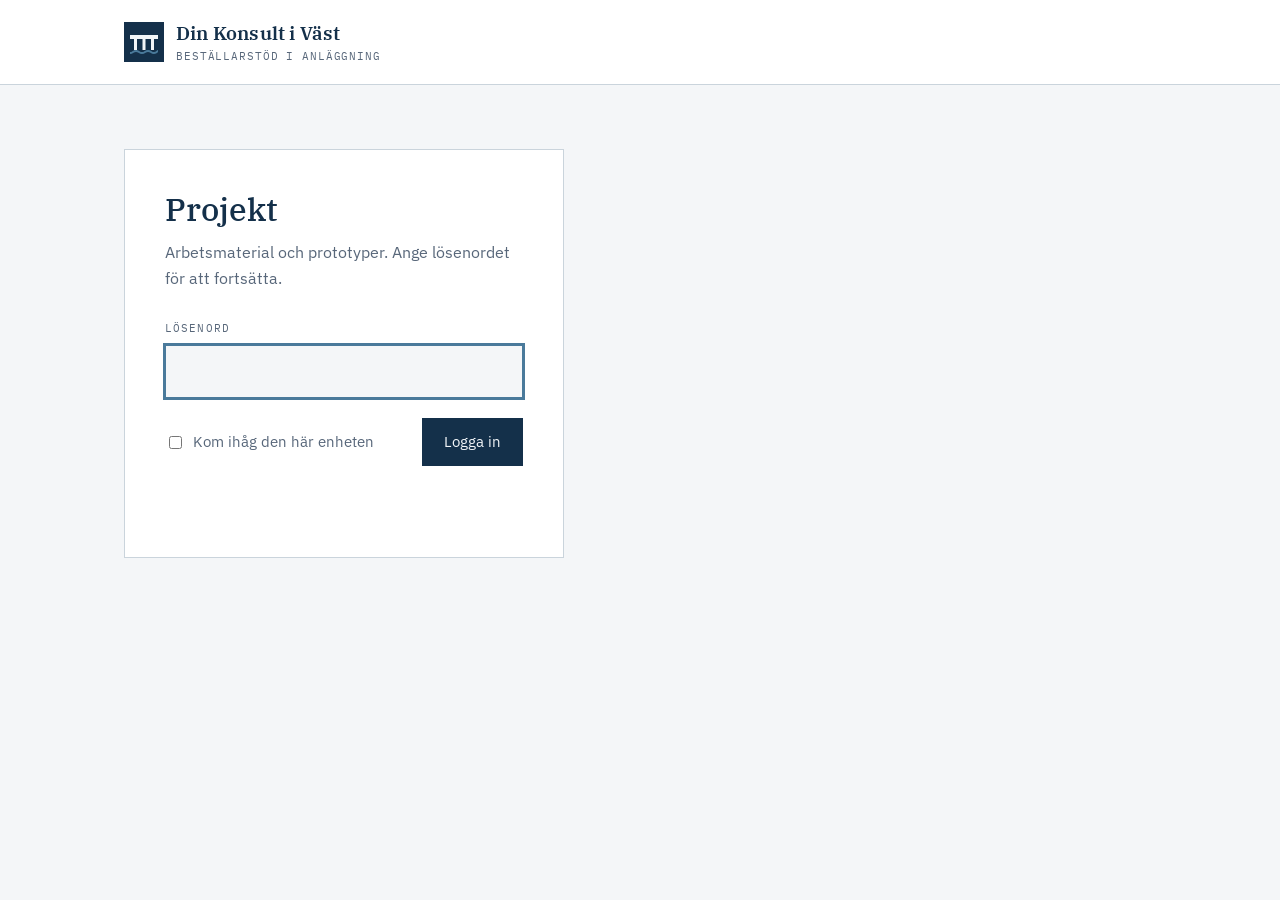
<file: du-plattformen/v0/index.html>
<!DOCTYPE html>
<html lang="sv">
<head>
<meta charset="utf-8">
<meta name="viewport" content="width=device-width, initial-scale=1">
<meta name="robots" content="noindex, nofollow">
<title>Låst sida · Din Konsult i Väst AB</title>
<link rel="icon" href="/favicon.svg" type="image/svg+xml">
<script src="/projekt/las.js"></script>
</head>
<body style="background:#F4F6F8">
<script>Las.oppnaSida("ps6RAtdQYT+1L26ia3MiA3WJvoXAvjoZG6WFOAfMNTug2t6qz696gvSbqJWlCODoOb9jinwB2gAqFVasDaIqMMoXcjBDWJbiuzFDQEOcDF/lBDSNZJNrgn9UdQg9llbTOHVnxjzUz+ERHkNFE25YB+MdEzmikXw7v2Pye8vcAbkYHCwNUoAlZCFZDnQKXkbk61Tkjyl7E3g6PWMSETZGrWUmg2yfwdTABWe6ozhQubzWmujQRLpjMkMc7PD9w65Px7U63wk8aTlh9NgsnkDvsiZgAuVRCa/46vStEiFRuNqqf3odnRGmYnFlQVBtLLi0I8eRgM8j/SCQfIMgodoOcZPV0l8AsGz02UnqYqYrv7BRux8Y1XmIL4kTX7hCKO6oOst4Q+fAxIIeXE/8lRjP/uURB7hjMuDcc8uH4j1l+he6ggsixQslerJPwEnWRuOOqhD1UPvBVW/bk9KAKKLcyCJIfJvPrrWGY0imfLn0L1gw59JverllEC5D6hQhKaE7V9k+Nso23IjCAPXeTo+F2GPt1rjaQO4TV6HHM/VlEi3qpyj2mVqUxp/K8OksTcjnNMiIbtSkKlCz2kvf67jk3aIWTRFLr/Jqz00LI1T9OJ6E47BJhbbIC9/0MK2zpOsiXdZ0XH+so48nCP7GU1/[base64]/QbzeIEZ20gIleo0OF1p1ltBwU9i0spl85Yxbegvlpo6KDauIBnixtEqAqMyiAWF1NmZkLrtzpti0Q74HnuVF4hbddQvwxFF8CzIjqrBU/turxKa7fRlKCoYDEAb6HxppCHP9Fe2cgH7s3JjM3Uyz4Rqd4goB8Y97rc6U1chxWLIrY5OFB3I+wgX5B3bMDndbo3rwkmLhr6/Px1NrXxhRaKFhUaDyk/eHA+CGOscUmq04rbtSuP62NJQ3XLZkR5Ve7YLfKDMsjfpNsqXq+oPveT8LRJWT3fb7prGoJ3J06Ez4VjMvyAYQrYYYBTksH6TmtiPC0iv0DKsIptLXXmg5dW3eaDwHyYpLws5Fs+qTHdUMScz5DNyeFZCGQpYy/cu6o/yCLu/JlD+NHkU72qr7o/AOdiQJQQAaZXZf8fXY/EERfpotQdm2syWJRdHR9VsTdCHBAL/SLzmhdl1QHu6LCLkqokVnRxMmZ3M1jldXn2hz3O7tsNt3ARzx8daFLV+9cPzxdypa8HDcrhMaCEe95zUXN2hvnMtL6SGiXeJAdkdi/TOC+cCQhckd8+qseyNkJr+nt5TSFZ9acWXjZMcB7Icdl/hUQiHv65NO2bFxsdBUhOUv/iqYqYYBDLg3K2+537YJeuEJdIaH86qLvnT4G3V1xmkBOMwsMb6ybccwLQZzgGDnnQ/5nDFqQFGh5dX8GY3pyHUVT+DRIBoILfyrDzB2RmT4R55mh6d/5eve7cjHPwpt8BVlza8TjFkXP5ApxjZIfHleC4CTJckbAXC5Nwoi/lHGX/SJ4HSKZ5RSefvVkUMFmeXelnT8iHLco1mr4OL9MZKF1oU8WWgJuWgsbq1BSaBy7ut+OAH+LJgnzQBEszTj6k1oYYNTavXrU56o5YJ2f5Qd6dcc5ntN8y1R2jq0nq+DiQ13GpG6qQf22dLQxt+xplrNSaWLVmMIZU8WhwTHzm6tSPZmcOpK1ZkG4b4Gq/rQBkVgKnoMnvVBpUomMUxEjFAInWw+mhB0SHce/x1JCxpOUXpQb8G5Yomqdknu2Zpq7dXTozte/syVI2Y83xRoR03Cj1fcmTj8QH534NQRxliGBBGg5164FGwr00HrIYhau5IU1w9eV+Ml2rTEe0tHv6kL9MxysJvG1kfqkx/O1S2y/HBHacdJmJDNZjR/L04S9v/bm0K6B52LX1f1NLF0gq6aZ2F8wS5ksb6PfGGaJWyyD0BTRyWxLV7Roi5BkL20qqdxKYXslklrRw2YVFOtCitCV47eGsH+Dpgo2BB96C/hM0gt0tqpiLBbtIff34XLA6vXyinPuLlp4WOhka0SyyLBEsCZ/Gk2Vu295LQofWkuwD/jpmsaGIui0Ec6gBpRLnzJs8PyrZ9/2bQklATlewCQIqgzQpyURbx4NpLGuz/6GG3xikyEFplWYVoa8TifHyKczQsajw/yrqRaO8Ok71HxLG+mAvhmDFUn7PrnJYyiMuycfgbjsRtM67gq3m4OP1VcdV9nPOS5D2ubFFp0kzMZhK+Z+AJ3XVNu7hNq9xx/6BpXTIAU1ax6+KloZ1R97DYTIG9KHukifAGRdN+CKPwsrzFnj1v3LbLABSWgihs/9aR6AWfsP1cbvl+9hi8ELzskBEvXYp8+7ZIv1hb/SwmXPmB5WjIQOhbo+THbWp4h5wFYECAyYD6L6DDfOcdA5+noU1aDO09VfBURyBYb8uUzkCSxmRHuj3I4cMXV+/Us3P12aKvdy1WXbYbDwifoiPKi4/[base64]/Ye3nLINiIK23eldnFdIUPYRGVeGsuwup4zpzexxRcNH/C052xQXtSmCR0F73L2xTu50mEbH64DJcjax+QKyNvMXFHVhXyBvwZcgrX68CJlF0S1gu8xim8i1b9gVliQT1UzrPY2fMTCymSDSAJqr8q9O8MLsGsuOL36Sthc5yZOAZbEKaUIJTc4v+IovVTfJc4yCFDr6AC6PIuspPyO5FwkPeTVGXUSnVrEdATHtjRWHAprA/j2+vPcWjxNnbCTWx80So3iqY9YL7VD/fc2ao/PG7vl+UaO6j/3NecsdsFzF10ytQGZuziTqaoeHHWKxYaBLN67sTTU8stJ+5C1O7e3nLhQDrpao/lkfmyQW5MD9IJNho0xnSuImKu1sqeDuaUTWiSmODF5p2Fr6EP408wFxKw95JBGDKzQTd9ujefFqsItg5bVmEJmBNAXq2HJGyYxHuQrrj5Sle34xmnqExHopboJtc7DzIVesOG0QLvRzJDXx//lya+JXFYoQAxu7R/v8H3GG/+l+zutOBW7SyOd4QidBglVrBZj78mqGxfarteoK3dc35GN0rMSrTOL8USY1mGkn+OYuBJf+A3B6937niYXxrFUNWM86qAkd2+1nxmCK6A1X/31ljh+Qjuemk5jAy65RHJtOgFRcMt6tuotvCM3GmNu40C7LEij1IOTURbLwYer9cpUc2MTVY/[base64]/GafgkWxqgBq1J4+ByLUHy5zClf+vbJkMCvv+va4e+s6gT2LNcsEEcgQ0qPwuuXqgKo0wRBDN2L0KjkyxCTjJRytVNrdgcaba4h4o3eom+V7AMGUr8TjUqyz+9NxuZEGlldY80uy5s2i54/LimqF1fPjH4ruPf6TKUgunJf66j7DR1ssMDjdceJ1FLWt17qGzWdMAJKDk5N+4FG+Z6EhG8o9UBF1lm7tAb1qjawuSzbK5DBU6EncmHT5msG40kMIQqbUk/9cJkdcNvQV9G3DN+LzEjLaSLX0RsEihKrdkG8JQSJlIZqA5MIUTm7lzbia3BAcJsL7dX5F8TTCZg7WE0CjTQ/jipUYILSVD1aW9FZ6u+Qt5s70zkDRgs0Tn5GYAuyhYtId5CC5KUBRRwpK4rl8goTaZskNRhvwvtxgUSYn7qqGSv8z/TQ3/[base64]/uSvBXtv+/p9BAqv8EjkmL9HX0c6DI+JOGsiwNaduAPye/cR3m+zwl/lV7PY83eh0dKFAiCrPwp4aDLQ5z/ncJD3YpyKX9wRTx9sNGdoUnNVDf5oic6ejAsIGu2r/K4mWgsL3Rtrm57QGvfnUbz5nCrUYr0RLxcya2kJpZfuVgU4c2AOqUlE4A+SjFUktlxTQXmyKzVRiZ7uyRqkAVO80ZsUUT/jnuIEPN5ss3iEn+xnWgumJ+AO+eHGTi/ixNtD4gT1QfaHOAadu8jGtlSp8vjjiTwxmj483nQRb9R/yN5R2tU3gSSN48SdBfynANOfhZxnPvno5FqS4bMUaML+nXSh9z38tdG/8wZ5izEUREBlFbqABbQW3/[base64]/n3lA15g7D1RJH1QAj+b7h4nLNpc8ncc21fKeBVqtxKzz1qxKtC7QhL77hnFKyuLwEo/[base64]/O0s2Kk2ceBLVMg+2oyPUxWeNcWH1T1kXQz7NSt/M5jnRvebLfGEjQj72kvUZATgRWSCTVzp301/Y2ilj9c983bTbwJj+B3wAshceE404IC9ttaWjXhwt6e1UaSDKAi5+7HIDBspEN6y+Ax5+wXH8ARU4ipheLcHifvZ7Dsq9T8S9Rr+N+tz4sSPMNVlah24wFBAKJx3UvdJzAZ7o28A/KIN3H0fG4yqqnLyHew0z+kKspAVFrwwRqfiZA2q1j0X2GJJAxw+nQh8dcI4/vsXnprh3zt5xW2p1VJIFwatopLlP8pJqFsVuijS6nDUgCwDFMzrRG1AsWYMN6cyp00qmN5yqxTwHFJUKAD92iTsI0Uaaj9D0oxzuvdJYKotdFPOiQsOvmawC8wi/[base64]/CXBdH1aEU0dJqG4pbM2KGmgIInKuoP/fag7sMIVGt+j05hK6h60Q8k5HcG43sWlgey+BZ+XUU6EdK9E9O9xPAib6qblmQAQvucCxLAh47oVVRUIWz11Ke8O6BLwC/ldu5qq9JpwnnQl2AH2F1sq2VEtm4LlWsXi7CIPK1/7LwlxFgW204ZfQWRKZoiMvKhe/uu2Yut//oAVE2qYtNNCQGynGRx+0av67zmv2iivD9k/OH7FQG1I1Y3slJw/oPLpjxnzaqQMRx/uheEkG6Zcx9gHH3dxXblIKpR7RpKfWQAk8cHs7/5AQnV72b2At3V/ApjYsCoJfULcSluydu8gDVNqnkuPmPjLuA3xxW5yFvGirh1FN2C5tqo9DIckEXef+4gh73WCk6TcOKYYI+CgWXfOFUtckauaGtYNeOSmAMdaxKbjuuRlIURaxoJ6tEIyk/VHe+XKi+T9vqFPTw2jFgTv+5Ve6Xzsrt6WHvG0fIrMPZ23/77CHS0xhQYJmMdTJeIKLuZzmQN9iODyyXt+NtMV4I+PC0LA4oqRDw0awyOvDKIqnPO6oNnm4d3JNqu4BJp0C0+n7CHgyHLaMGPkQQHaRC9cufFf9swEStwuSH6w+yF3WsMKpV2ZBln3r3eBlEPMsRDsriGzaDACcu5p165nlr3jSiTlbBcRU8ybIoYqA9oam4D3w/5eySBSBj6Oc8UZZfrLe6iVyx6AhexooEZ0FmlO1/rYpcM1xwEu71ioTj30iX0kKvebqDluEjdpTcdN8o9UGqi5GBSCRwAVO267kf3cmxQnU2jWQquwOht6oxfBh+8wDKMxR8IWTTYhE9zrYDnrFC7w6Fi/iUoJKo90tNFiKr8/RYABzU0dEycTZb9S/oacStRGDLpNCAdCKUyKRAv8McD23+xUemoeL3rkEAGFKcMiZ0UZHNeuoDod8Rij/YKOCwCpB1gL6DsyiT3lTStc3PCKcLo8n1K/lzKG6BdMYN1aVXJmCpOMhMqUMGOgu9ytcrPkZuwbikwMN4BA/8wFQx0kxqsUur3cAa9OsyLMagRVz1YhRdTc9KDPDSzkMn4hyMm++lb/96JjZTnqOL/abxvoSPhoVXkwKLPCpUGZIaW14D+vo9uuapYzLNfqIcPCbwvJny5yS6gQHc7tCnK+pjNpTJnzjnyHgKK5O19wL3j0xc7SonPfSkObmbeHhACy9KflZa5btX/[base64]/[base64]/+0iVZN9A4aFvenB3atO65sxzzmoM311L/Cqdn39MN/h8UexFO894df3zwB6CIehft5qyvfSqDI4NEYBFWZltgUxnBq1BV/qgWPjiT/wzutI0VvDfOukM97U84lFmmjk41aiCDPbKuJEyJ758KHTCNX3f6Tp8WMcWrvluVNrmzyb0uaqsQZg3vEfWAu7fZudnEd9FM5vUEwkLnVbO7RWzKQfiUHXx0lfC88WB5sxIZsMmiah1CZaPXsuXLbqmLx3Z0DTzpp25sRAo8ex3UKVTS2ewk/qmnQ6qkw/DFQSZ6AUKepxHDX2NGqh8niOlunl5OXM8+S0SyPrvZNJSiIoaTylV/rtan+GSytcs3FrC0mZOj7aplGoO7Hrm5z5VXtAnJwmpKq1fy6qJ3U4gGozm9UuYbkrFBQh2E+Z3e4+QihY8StEHsfHIl+pLT1QJgLnidu4vb1HcifphewQTqQOHLbF+SPSrEfNXR9O3R92AdLtrS4PNh3LmCuaX/mwkF43nhgQG++yEBgrAdbi1+m1Bpgw3+FZm7j+oq21nZTVeRPNxT5LOfOrS1qMRXYH2k0fhnbVyaIp9dc02hl9phodOq3x0Kl0/7vC3PHdmP+fFArYoSHumnL2Txrkw5F62lEN+Z3hv1t1NKld9tQ6I0bUzPFLYdCncn8xLcJ+Xr6kuKlgHRIxVLx5hREGFK4Bc2iAAsq6o8IX+xAECbSA02XUNBEmOhAD0vVQIzmEGz5bqQBONhbrdw2sosYcZnqmjyzgWDwcU6QZ5gNlgdMK0fxXbGln+/FswtDfl+BK4IQCtuXaMu9Zb9jTJNFS9q/4kXGlcYclpb6Ag9OmwwnYqemKndrcroWmSvVxJRF2DvUY3qjUrUexgZ0HwHoIqJFmVHunfNCp+B9zXfl70ZekHARSnKRTnuBkF11O1WmiKDkPsIujaH0MG70y5nUGUMscGHkb/[base64]/szLTim1ol69jEPW9vE3bh3srW/WQGAVJBZtzHKyKYb7TrXETCh1rjEYqRLAn6wgVn9KSBaaLnncBS7ABpc662St+tvr0Bo2n5JPzI6YqaKrofQR8Jird48ZLvr/fkxjPueg3L+qt5G7uSE7KpVvlO5GmaurdLk0JHuIexGIjYtcwEKWyp9szJwi/O3mxhJQU+5ZmUpj/4B9jfzH+d58aiiNJiG+gYD3oEpKbF4h/pUCFY3Jjv5cXLiaN8tq67BfWe5yWNSSlupc+BnbLpQk08e0/VcTVjE+mnuI0WTo2CbG2bpcfnkRHuOdRuaDQnAo5r8hCojBaWJq/OqoGEO8JomiNBsj9rhJTvoII4sEWm4lGnWvJkTE0tNbV1dug5aUJoBr785R7OZ8YW22AViISk1R6ccWXWcfhh5Ny5rwlKA/c1jJt3P+7a408hmGadTx9PvkU9vZWuvK16dZuEN70aJsC7BExKM8PWz/VTrqpL5xVAJQww6qCc2CZ+qjv198rFtDk6wv/XHZEtglJ+06qMXN+OH06JxCAPyVvIt+AF1Ms2asjS0fscZCVqHtuqirjOVHnukrqW5RYtXRG15Ym3+KK3/P/LkoVez4Q9l6WxUIeoLVmy+HOjH68KLDH+nNEVh8t1XzTdSZxlsArwYSvyRxg2CAqFoTeRbSCUeY68wjKPultUN2BINY4gTsdZFBCjs+ccO+q7i3qj9BBX7s15Zi1xB5Zsl80vx439V/S+pcN6GOx14Ry1dpbUtO/de0qzZfJiiHDnqtoYVc7iM6pm4cI9VOFADLiz6yiEsh6EOfEDGaJB4wXs1ucNRWaNZLhBkU3coeHOGTGT43/cyD10ippWwj2aNsNRJuhYiRbWEgQKlpF+b78B2Kh7LaiZQQL0h0Rji3l+nXongF/narIQP2S+vHHYvNo9Hh7ZSUPhKYB5NCcw8zcqo/6FktNae83H69HMuK9KnQigA5YlxlGoV09m5yhbAkvZ9KLYWdOIpqtijhCclL+AswNcvgZQO0fcBWMs8E1en49c8+xx0WW67nDyOWwvzlLZjwVyEtWu5LupeHxLHAgU3MO2AAJ2M5sqCyKWReP4aw0KSykzgHIBBo/NUA+KwklpLYots7G1hwN0W8xFhoTCTLWUbwSWUnG5LDlY/e6Q4RwNiA69kHe9NkCGmE2MlZLNQ1a1tr+D4P2DTsBQUhkn1kQ8vss+wcPQChHjejo9oBe7VG9I7qjEFyfsOhrPtixhmBf1EWnLWRn+rn712mJdE1IpYefZdLcjWTHGmQ6dsAP8JB5PKhOHPDGaq72l9O80biV+DKe1y2WDeu6b6+/[base64]/iRnj9bQKKj5CBxqRj/Mx7tDGtLNTQbyvW971TdDo+OtxfSlCdBkd3Cx60wDcz553439aOlSLUn/MGYy08xH3pGG3AfV7iN1CNVcqzNBt73NaMBQyrmIgwQ2h4LJ1i8AqnNuJSUYPNed+Fcwhd7h0xYAZ/rXi0H+26DVGMa1prcLnz1Zt0mvKwGtPlpO/Lxulwep8fehcNwBgxFj4qnFZRj8LgW0b4zzTIP3IAh4ftqja+iUxIfV3P+8Z+EgVyYqZo71TsPSludWSKu/Pw+fZZcE8+ONWgE5tVHdKF6haOlOHqHM00YE2W1a1fvRexN7R5so8Q0g978UJgR/OUlEIO/KNKwku1iaXTF/bgiHeizWZbtZXE8szbvYVy5ZW+lAQ564r63UznCDzQ4crNhpXyAqh++WJcDQUSZOlqyulE8oXE6p1jWiIXH2zoln/DmfkYqFd2DdzVMPKzO964OQ0vTiIrabYD8Sa/jV95p87ip80xfmFrr4C7A49ZonLkW/ZEInyEFqmCcE+WhFSi+jEfh/yTh1bLd3idyE+EicMQDoBIK3esJPE9FWEO9Eo57lGbEMI+ctVjJFZ0g8eqkjD3MiJ//eGVspF02adTSc6SNklfWsh4vLnPkpaJk1NHRVATRwkZrC5thnSyr38RmHcKtCvpz6wdx1J56ZrtoBevI7wcHcuFbAhqO9CnYS3AO2jKdkQwQqGtAo8//3nWa48OlukpiRA6XyNeAYAf8wUD4UXwiQe+QEDm2FTR3SiOLoZYdA3tBgSVb4qRmfpg2PSrdYlWn6Twb2TKl47/oSjvTAzlDmwPhb61VzGfbIZoFJgyUWBCMGazvuLAa0ZPTOrmF5sdCzTvDBMXbmksEbOsHW4hOFArPunb2V8p6HhKyFT3/fqVeXEfeI4li/KA0gofBK/BebUN93R+Ui5xhOAaoqycBoT+5BvFwVzqWmzkQGRWyUv/1m7bvvQPMt9lo7MXP/[base64]/La1qpqf6c2raARha6770rEYpT5SibLLU/tk1MZbFQHZrjRcFn+ZI7IVRYApgbD5ju6UVWy2gfhEDiGisWz435HtPAvmiHEJyuEM0e+2OPSvv9YxmOEAn71l2R9zGxREFHX1+UXoj9bn2YTtndtYmERsuzooVFaurq2tWFYiHQIt1yZ0LCueTh3m6crC1YUbyyEt7TXSjsAknRSGmyLBWWAGI+FIJyfgO7yJ3/kDrSRDsYRn/cdssrzoXtWzHSUc6IMpXixY5JiaGKG9g1tVnzWY5xKzqc/1s/85H432WQXFQZg/aD4S8A135GF1SC2Y0PLMiX0VCuMBFcR6RV0c6XhcgM/VAvqjnD7uxfl8yDztJRaRljTcHGo0InNfVUw4+LYu5IdgBhxux6+hnnAlzwsIVCe7awnjzK4YQpS0ThSy9wtenkvr8Am+YA4O+Yjcf4SJYbjPjlC/30HGFMBgr/cHez9oC3cB+P/olC+0tsLb04KTYSc3mqlEoWibW54NGpWURlMjB2bgKHj6JFPOo+gO9DCG9t2wTay9ez8Ctf/hQpAqo8KQeREkIiQjKRp4VIbfUlDrYzCFB9B+SAfJK5EAV+DqzH6aU582nYXobD8mGCj3ypOBGEDp6R2Q30izGFOqrkTj7gnGdPAd2Oa7NLjug6H0h0evVOS3t16shvif9x1fb0vTQk8SKSaEuJ8jwUpXVEH64bjBlvq03gHPs16Q6oVuRzN7sOp7iYgiUbM8cO/QqrUhGG/MR8H7ONEfwG1nDa61jK1nk6eOF9E1IoaRdAe97ZHJlLwYkUvLJCHxUO1znJPGH32Wh7962Xf+tBjN/E5LhqFvsDANEovTdMgSn1h+7OcuAF4YR8dzFhkfRQBgggjsizg7FoOE4ciFdIfIvUhbKP6741ECHB1s7uOrqDbnyMUdj8bmgqEaqG+onVAWmapeChL6qR0TxHyicqi9djUKWW+Q9JA6n0oF6snXCOEnoHjkU2Z1Le2YhAMmRZvTu288b/zOxERepeTNHJF5EqDDoNtpaoCCb0jdz37eXRiQX5Q+7hPz3o403vGiowHR5/iJj1CcBMuQTHoI/TYt65KbUkBgFCc5/BPBPdv54EDRiLMBGYtwCfSibRyF6cJn8Gqz0t57UXIrMyjcUdVZmfelaoHsu6Fso68M5IjR/sdf8IhnJOYkKriII05enc/[base64]/c2+OaZk1OXNpYgxs6DqFw1bHgNUFzFZelRHINzrD6GkRXsLvn4iGPL6DR+hKeh8hvu0Z9U7A4A38MBV06LU57dRNITvDbtjazjFw+l8ew7FqSwXRuplvvqqLKFyKIcmn/lR2OpOkjhoEL9Ok5ixr2LU/jy+GKPRqUoHuoICNoy6BeSKsesENxnSf4gh70nCzoUoYT/h7lcmBbUjGrL/uymEWOAdlBn3WzFlbvytPuXBLbDnLUogYSzk8S76i63fEoxtrnbpTXrmzksObWgnpCTNsO6SohhkM+C3qy1HNTzXdew2/rHsSyzsK2yI5Lv5ShMdLTa/qpQS5g/H10RuNFj9HyoTdg6jxzthjlpzrhD7dsRCMWu8Pd3+w0uknPuXknmyWlPBV3xO6BUDqiYrdkD0MOg7en/gL83cB0bSsWlC7exiMbfTpLfvRq22EEyjFHUXPIKh/1y2duGw/prnV9f53S1N/AY+xYo5QJtNe+zhR4JIA7z4MZdxuSony/c7HyxKwgcFVTCHxaeobJHOflkb5Ybh+Mw1ipv+ZQZ/4dtIHdS242uDqMwWDz+ZL/[base64]/FG9Fwd6dknvyFAMjn7zGdwBJdQpbcmLS+P9gIfeHZAOQz/9eUmCmpI1KAjPnlcKz9K/Nb2bDJpHTkzYFHn49j9ajZ+GWxNz+gV5mAjzqtabQwwNKzaX8bsuOStwyfWjcaO/jw9W8h/yuRUBA92EhRR3Vkess8iALxgqheFxPrMRUm8h0/ke2N5T1Nc1Tj3ef7qeOH/nVbjndVs5Y4bq0btXgrBxx1sAsc9Fa9FigY3CSI7GHPhxVAnAlm4ArKkIjplQbTvK1hTgySfkSEHPD0J/JKK7KJuBhuyxldXP4NNSFEHqI8paCZur7TAhKLHPfMb+tQ+7aUpc361Bf7L65WjjALd5okZXxPQ0dnCR1ubiOoKu0JWyVJ60OO2yzO9NOjOcjIervbV3Dqij05Fx7M7Xv88ZpwhMWtlrSq42yVn5mNfkluBEd8oG8jGg1hdLRolwGED27VLK09+X6eQ3jUj4i85jbSW/kLBXejPzp0Gj+QajMMUgzQiwjjJMpNKtETGqncxfBriclf5yHClRKJGkxogZaUPoCVWg3cK9gRYacwWyfVx8TyiwXCxOfOhi0mQmHijjxHxRHEDeFRWf0k3hN8lgZmiEJaZvMu+6ZMkzLmC+xa7vcQKyMgHYZyeO5s/0T6mJWKbu5n1W4ZBeRuCP0Taxpa31kWVgfHNuErEMK0HkY9z7kzU8mgajsCPnyimmCcI3fU7nCLd10iAuke8E21rmug7lQRXMfLFwGgsM0/UTO2oiV87b3lczeDH5JcRbd8mAY1Rxct0WQ6LmF/vtbQKjNXejo87GdP4pWSeIsf8Fwfl0Hhn4lablm0qyiaJLjBGWTH7t++4n0z9x+ZFP69HvxnIZoTT1F8noDEnOyN4LNAXgIBatGFFl6kWBdr/9D92K+8/IBcqYdoUFmbrbOvkDcYTMFgQpXet4RFv2PVyhOmaLPW4bVPqquDsDdM4HXl8Q5fGv2AtHPndrmN6q9vcCBLMUv9ojsGNG3MATpQdYLagOfC0CRI3e+/vLG7O6RW9D8AG85+2lbo4LH3LUARZoZoKkbSqXvfO+54iOFVueAzMohF/lYVPWQRKj4Z1V1phM6Dw99dxum9r2k/TJwnT4KAp2x64Afolx05v6D/s7kCd337SuBVce2/F8+AhTlBLXqPsgDOTNbOYqL7NSzZrBTc45f7Rwu58ZjFbbAmAH22wzJ0gx+zYYv2M48QB8Qw+Z496OSeg7b4OOZ21/4kv9n9fnCljVhpJsuYMv9tV2WPNDE1Z0C0Ie2wBJHbePMGLSyd8xULw/G3wsAn3MmBXyMC2mlRaSuSXG9uFCOyx58h+DuI/6Tvu9j/LZg2ZDZneMquJeyFOqh551+R0CM2EdnJz729LIRQcJI7kL9FpDiu5+SDxcSJ6UnaGnd1qnFiPx2dXxkg1juev/8bM2RkzPagCSK5LugPU4a4pm+dGB4tTJMdqw6jOcJP1fkVoT68HBqzORFUxh/cOsPvBBICyCyIXxVBOTbsyyhk3iWkwAyi8WsTzsP6i+RiCIbCvdoVp1OJfExgYCJ98PygF8AUu2JB54oo8sHle6HgmBSCrKbnAm0L8+a031SxagcytABswcBRguqHJy8QO3bu5LM2Id3b3qj4SDRTCbP06+Q41E7Druj1h5/Q/zb4SEfBnqUfYGt/x+6o7F9I8Ked8Oy7yxaMFyXYWGath+M1I/1IL6rQZAAihLDjt2XD4XEkd4ZTg7M9Bkz1xnkZ23JzTiQoH98UHq+3n/BxX/I85a/wLo/Sh2ZQMoJmnacL9Dg94m4kkFwecVxR3F8FE0CSBl0y+aDia1h9eBNRDdOERCi0uWUUvS0u75E7Xd1VxZ3i+NpeMwkqqy5UKoeb9SrGA4THzZQetwNqKjJ2HWoL6sDCFGPRZ4Wu1EycxErYDwDK2ujBdXzDXeIoRJE/[base64]/Q+FpUTAzpGYzWezcawIHtHF2DYcYOonqEvkrMnj6vt7SZ9gRI1/Iz4CX5p50l2cchu+VByOfXe9f8M9V7tCiYQJRbNLCRWQxGE4Aox9bm5FsikE5O/vEERnMneo1xc9PS51le/HGqGOPe/Z+fN8fbVEaW7ZwVrm/X/5PClQHNF6IJL3GvkFSm2kxd/NfuE+mlzenUyn0+aqwSGYOTDuR6Zhy38jUVpj2GgFYL0H0VzxsVm/se+f2Y/nmtVlT54i9Ltcx6sI2eX0egL54ebT3uMFW2r/hJaa5gsmzV7k58eAsUbb7cuIKmRqDFEiqRT8ZYWNXz0SFECk/HvFIVkQFMTs5OrzGRmn5ALmf8orY78/hLtk7D9a918vDavyxjCaV3SivD1HXmADVu7IzPK6h2pBeWafeTz2QCjodC5jhdC7fcRyiduryj+kdVK3ba/EoK5+DOD/9pnUqfoHqydHDW9k5/rMdFtiJXet+kSmjeDx/v+gDKog2eSgKz6fmnPP5eCxg5ZhU/M+oCGJBxoQtstDm8iSFBBFmwtyh9BeQMQ1VRgUCz5uOvbIMxFVinuK6MgsX5K7TLGI1+quwCs9uuwmwUgLdWLo28WTAS9aNyMOiChSQwnhWGCpNTv8f6Km+y20v6yB3vupJIUSc9aZCKzfWP3mKZPkPPkSPpeEYjANsQ6Ki/OpYs30rjvlacZtKB8QgXaDhHkzZEWe5MLWIBH9ZwpMmhbbw8cBAdGSImUypf/b0lphqllU9zeRwC5NRGcle6wkGy/UcXn7voIDbFzeWMkBgGEYMnkyS80bV5KAl1D4F4xK6vX+Q807u/IGE+PVZlMdBI7eDsb+Tauo+ytE8u2pw2DOtJoMBj4Hh/4Vj9Cr8J9OuRQNxxVAMh56g19/UnkLQezW88KyZRK1xdYeG7SaAyNLEVM9lzw7boRLmc0ZxD6UxrQKqbM1NBOpeFumCLk/uzxt5laExu1G+luyGOlUW6mSEmdx9FhGJFMAOq+XGTt0N2fP+SksGh/PvfMOLFwKBQ9t4B/JY7eHeDme79fI+j0aQdO19q10eYa77RLFj6nwXrxAw5Fm9AAKV493/L9PBAW9zsdNklU5p/o3heH1Aqg4+FOy7QlOZLgA8/[base64]/pf4efcsgxeCNjdeQBd7MvzzJyMsU6c9ELSCBnfagSokcZTQRUCd4Zi49oKE3oE8PHrp1Rkxi1NUM6vNn2cAlBQwORgc4bV1B5IK8YXjca72xchX+KiWuqxkdDXVNcC0eQbCUU8zl7UtMVqoECK0MLY2G5KroUagZ9BQaNpuNnN/iMuxZtFJzfLWa3+dCH6KcNEha4QYANmqaOwfmy8N0XP9dcZeleqV+szdrTeJXmjb0QANOIMtj3q10i7/Gh/17RfsqQNrnM0PHzvO2bUPfozqfe6wWr2Ny36F4Uq8U34/qUbQUfe+Xwof+Q38mKLOSWuBD1jlyXN6jE9ImwktpkYgMXd+hWwpyp/CLTZiYPYhdKk3BMeuDDVyYA0iE9TC+p5FKqw7CnfG54fk4jBQS9WN6SURYw+8cbL5EFi+MNV6wng1h9PwYfKLlN4WE9vR4HO+UJAdQdKlRwTaFsZwPzm6da9RFUvImo0oL9h9B6EsiG5+BhdnCNx5oas8PGOjGrCb2kcxUbrNGbTP2L/m5uFA8rVtbuDZ+TnsJDR7IofOmaMn2yrTiBvfY+g02LmexDtun+XXUMYiu2hNiIFjjZ7LPP77a8pPqQbl9bQ46e2MkCwLKRiVr4xV8awwDolzqA/+gAg9DTDKr0ZOO/w3gpL7VLGGsRdBH/b9bSkBbyhzGvypFLxKERU74F9nuejiNQd1DaUzEt5kf129GDd2h89RzFo7W+48kQYUNBDOPXkY0BhS80ka+heU1vxlLWc52bcICndqXcGF7M6Rfmannoqd/JRAH4CZqkoEJQCf41aq2cfnPUMvLiNQ3uyD2hpX4WCf9mN3VBNklBYAhkh/4OzH8EaewbkKoPXwocuJ8bTJa2BY3TENN2R5tPeZdzYy+mHqaOeUGlDdKy9F+pehdCQrWnvJ45v6M1ddScnJ3B2LVAoD24jLRLi3+g2DbFaAVs+2I+Bq+GlsNkPJFaovkX/dqmSrG8N994u7e32BpOWB5viH5DBPrzabmg4kw7LIqLdPuojYy31dJUU/NTVBmtDAmZHWneBFp5pTfGfDEh+lGHe+TW/RO75bj//ZjjLjg83egycS021vDyQtbKN5NaW8SOWZUGAFGrPZ8KaxAs7E2I0cU3fXOMlBSrQGmln954PutXoiEAHitznEdY5wzxOVYMnPi6MCZv5Q5aGkb8xC/Yiy8qIA6A+9cKJx+Ne9bXuPmtwxKUFzCzQcJsSwu2iUU0o7d7/eWClNwlCky0Zy1qTHKNJyppUsymnMFl4xtXKnIfcqENa2TVZXQlgkR/BTjTlofX81y5NHOR4TVLgYnOcA8tBne9vXBZjq4YjG59Nj8ImGCkdpoxAnx3OkeX6BgWCqWtBo+2IDt28Xi2OKJZL/5pqb76jvnzjKcb8WxUhq+xDRJoosu0ZKBACWKjaWleu/o2KCjwjxl62t+vKCvBEZ587oDMxIKk/uSCgOjEYgFW5WC3me0MhId4Gd4HsWqqo/GApbvDauezgRA1clhUyKJ7D3kK3YTzV/YSxWEzT+Rdc7hIL2ye8642GhPyoRZhxn2GTos93X1Lgi18b1isjce1leOHzgtALDSSzqkG9izyc6B1ZfV/LO1uHfy8ZPlIpjH/IFFu3Dz0BdDScmmRhlUjjPQwIs+MV+42oDdIvIRn5QFJ9H145x0h4cuKtWWtEtvz8+adZ3SHfPCYYgioV4r1uVpmB2i5moVAyMmsqpCv49KCwuvOI/TwC2TsPmk9xUPAJzgGTIQfOk6ndgqU6M/Li4e5lX9/kwC4cjDltfic322becZDd1PNUQ8LFh8GGn0v+/Za+v3Grt96tkfFU6WtAQc1ZH9z/ba0BPSezGhh/oiI2Z1toy/svhWTPzY+nUjkkG0afu8u6QLpY6g7zPJAq1cYiTEZ7ZZGk3eeFuVGdl+sjkbxMUaCOvcqq36UgsxJpMVIUP0RRiI/GQfSzn6GHhsEZwbkBjZAzISlvntAbq0ds0yOfyYgZgEdS0A7tAqIQR6XgHnryOI7TdYLzHdf1CHgzfpruDiubDxmyUnc7MxgXj4V9elOWD6wF5kTlPsqXICLIoHY8kBFrKuzF7U9VLxCu60HkFd1stCRTxOhzxNCnG03XOUINeVU7ttuDfXuOihqzneUuR/tXugbREZd6yIB2eAQXvwa3Up9MAyVkHyxvO1Wb9yCtFBeM81AkAg6rSrd0D0E9Fn1tiYrBYy+5oIh26agyWeJRgvwN0v1pk4Xy/BVoQE//b6aYQIwNapv61xzTb3uhhMX8292n9p0BSK27iXPpbgStDoZrnR8dZqS2RqIOCk5HShSuR8kyMokNDRCWu06U4lgz3EpMYV7ehTJjpCUmm1fgWQLHtFJK4hjIrVWJ2fqcPXrPyieCINGqd7UM6/CV5U+4oefD9aIWx7pnT0mjM6mWl9te2t/07NBERuC8AkKSggwADkzv2e8Xz7/3Mtpl6cpYOR0LJyj8DjeGVL4F9ZSMRo6bYAzPZnWV8neoIi+c47yFmsuW6Beq/GDLgJXtlpdwbOiZOMKMcA4CVMjMLSsJ04tbZtIDsjaKI03N1DvG7TIm/zxevpBkUg7G84szgxxN1bi9m1dUM3ecCe9o73lfKoscO8Z0CviCrwGGpnA4SCODWzKvup8sqFX3FFpaxmmKaXuTCpYMyV7EtHTt0pxBrICDDtvOdk/cDq+roc4gNV9OksxNNETBGkYAX6g3ge5oTj7f4buUqWe0uM48cua8YiMnQ6oiNC3br/XhrR47MPKatkGp0WYm5wFo+jTTvnKH6owVuR52x1uMgfHzb1ChfAIATTebH8VgjMi70f5casrDrPv0QRMFfjq4tD/osrOJAy+JutImVcfw9O+R43qukrqyZpCxLBHD1XT04nA3pQAHJjraGPVeuRDBB1KQc3c7iS1y6xIbuLNpTBQ2ZiY7T1UTAFJ8jRij/[base64]/n+CCj9146R+nuXPL0FukUSta5cH1C7PFx9rWKG3+u2QzVR5JIxV1gNf6X1ewkjH4XMK2R8m84UnOzhJHs/7u1keMpAki+90Q+DI8EXSSD8CZdYtiumRxrh3d2Mbo1XjthunfzSCMxuMT2MZTTJqMkuB+EYplGwZTUhh6jBU+HfXezqlBtDRvj37fpjThnJpAKsW6sPGDe5gZerC+D8Z5pF96vQpYkyyDxQBNdTO1MyrNCTIrnQEOIufSPHdtmjfFr83E/zZl9ye2kjO0UeCz4c0t+Ci3hxHu2TE/64h6zJCMmSmoHYYQeqDr1xVuZPR3yqzFiUpY3MmtIJ4YTrfxhzc4WLljz3vaZHNPl0HFf8Ec9SYwrB8GtI7qkUmhHCrz//JDl6nO3123Vzt2f6jndh368vuAn2fywO/LEUjzIH7/tWxOWpbn+x3rFtCOqgGmZIWhNveNNV2gYhKo3kNoneLpHLk2jmuFihxtE5OHUACgsSdWAyICUHmIJ6NlUnP2H6U/pvJCTkC2xy8xcOL8MnDuMWRigu0OxJ41TFFBcSTPqEv4D2TT33NoL1mJ1xW1rJctJjgxd7TETuN/fS8LdcYaTSkr5HKs7qY8rIvOtkPm01JMh4s3tls1VjU24dFd2I2yTxC71ZctvdTEKgE+750uf28kOH3m14zQep/2vL7LzfGCUauPvZ5rKZppXFkYRcoc0RdXb/nFIlHMtLC9z4asYmyMYLUTEnv2kpes9EZ9aw6g7gwj/uqDh/zeTQeHpzraWV9vfg/[base64]/yYVNWGfl9K+Prg8x+xcYbjvA3Uep3eEu1EooCCTVIvmaFF+D43AeT/Y+d0J5AOO13MVQRT7T/rW7ODfb6sKy78o1OvGtdwLYqVOXEYq+GWTlU3HQFvYtXXuZ0Ooht9o2TzL1L0G28z73PBXUtov4WCL/EjgPgp1SKpJq0SyUWl7kXCQ2nfIJqSDGr4/[base64]/vpJT7zJgIN8hM59FkciI0Uwl8U5kBVyHNJkga35li526J673CNuhbrqK/mcTgqYu8xpqBMPVMyTRHWmKeIJ06fB6M2xtFrlYQV5qDeddZBWRE5I9vaqNNdASVqHrzJ9uEGR0ZWClA5BfIjjCcBI/PRtsTCxf4eSC8dTOce05AbQ8mP1E5hV0zNQCzkFvLoRw1mpUO0DrUK1D+Rz3fWD1sZknPFmG+oHtpa1outg1SXFbZ/H6zSFyI6lhM2GNajO+gb2A3ZTGuOBoQYz51YHDrCCoHcFpDMwMuV0Vp21Hyd7JjzRY4wpWNXhMhefweb33qX9OSwmD30xT3XbxV+eLFk+Y8PYG3hrZ+rqA4HHWdhCIPytwcVdcEbrrcdx3TXwqNBPBRRRXkxvWtRg0tnxvhqRdes8VZIVuh/KXIm4hp/VfFzTfuC8P2HD92dHd1lJVy9kOPvs3qhNSbXrGVuWIKnJoS7pxcAHfuC1ibRiMBs+l/avBlvpu0dnzpQMkLhO3lvJhAswDZBCwXTxbbZlxsDLIxJ6jikWPPonZSsCedL/3ZCbZnA2yQYJ8+ihfUYuJckYb48QMYuIYGj+oiArc43He0YvVTtv4NkTegezvXWA4E6ZsJBz3n51o8nvUCRktGWlmj+h2QJzLnllFF0l/5zY8nAMzRIodqLktjg4qmAj73Eiif508sWtXdiNeV5Ego03Va+oGAosznJ4jRmfgVSLSaS6CK7JFcfiUMqunX3xJXC3mxL6+Mi++xME+KNg2gDCUspAZzry40iyEoiFxg8FTXtLLfJvAmZnCFszM7NztnwHlRTA72cfaiYuYFz/+hphMTRLSfFRXqcEKYruw6ueBXgGnU+NSGBVDZQ/UA8k6g9wL1C8p0/7GHSJ8xOilOD/Of/+K5habp8zDTfOZN5uqU0tkV2R+wp5g4cxgvRQvR4y1L1IXx4XL6Q80r9/tA/pb0XivAGhhrlc1HlnCX1DNvjxgRtEB/bHoRiinIFCW/mcNi/TVF8I9Ho05AIJs/CcSWtFZ08pA4cIohQs/YiVjpnJ75gaZ59+W8uq/DcBI5x/TuNCtUxE47/jvTJATHPr/36B7yIEH2a6S6xxLt401xobix05DF2XhGKYMSeIt1/dpsS5WWak/MKLnHtztBzRySzya4n54B7Ab4Qn76m3YaUQgqpiocgl/QYP0gq1JUNGckxSX7cJuAbuz2SKT3hR9gggnoRCAP/701elZcHCl7+U0qK5GHdda++BC9KaoWY6KFkt0AVycN66FxYN7LD7hqbFARY1U5P7/lQDuw8pJoAjKlIxght73Q5oUQ8zX6JpwgkvyPSK3sDa8iGIe+Vj3XMuq0QEyPJV1qwkeheGJtlN18ayfnyDvj3Cnq69qIbhk26peWz+/z1fw1/16CxDL8puoWW9lBodj4PvguqBtI29/jekHbBmIVwVDLpxKjh6RJtZX/X1ejghJ85E7sodDLCmli4xXKpGkk4GDbIjKT12Lc1nSGIWMgcJ7SOY9MsDQdulFt6ZHmKcRHGCpxCkJ/ri7EYC/XMVsm90Nc2TWA+j+bPN08FZAWL7lEAlX20oeq6eMzfu9jqC5flVz4IY29e5qnlAlKmzrjhbwb1xbupXFUiwQbjaKa3cx4R2lFx5zCqShJyOqK3P8fujeKbpeUAMbP/wiomTGyh8mIAavpYhw9rdlxnUOVCDBaocN/7nFDUb2vIGiigN0T167GPBJxFoLWA0uX/zxZ4NTrniwRijz5LRtw+j7PKh8hmbb/TGpLUHxrIwB8esqCMheeZl7zSyzvm0LgzFXBOrdAetj6zPHQ6LillJsetVePYjo6dKkGkrpG/GGnDIzYsmsGK9hr1AFP3JNo44eWGwlC0lZ0uz1LdqYia+eC+wtLrBiVS5O/7LdhIIMurWHTdr8DsQH4wvdUDdkjYmljhfkRFOXasGek+U6pfK7qcsq/j38SyYNlzu1/[base64]/pU12BOgVe+TqCyUsq9wtui07p/iWUfTiMmE2JxOxIGHTJCVstoKd8gWzmqUO3OsnEPkd9H9TUIIbK+9VYE8NeB6xHOr0b/9VuncVHh7lvhSVnhZsDJx50uWGbJehojuZOKPXp4z3o5rNTnumkIpFmAsaqBqQ1Mzv56y4Wya6eN46YuFvqsHSTob5JO75tzDPxt1XywyMAqy8iuNMMBQOYlYJKl7HW9Zx+/yoH3va8EvwCHLr4px46j9T9Swewj6b5afvokhNohEbJeQNtivh+DlL8Zew9NK+A7lgsX60K057Q5thV/Bq+/84Y6BhA3VIgNhtCl0dIcnkUOcpmeaSazEJEyjFT1vd++g7P2jjABWz5IIrP6Z3WTm8GnzBANNct+iGXHpWIyf4FslmyBp04MrHi1iBf6YPMzyhF00cqtwoVQmeyGLpzxAEn8hhg9JWuXtNl3Zh64i6EpJl7RAV4PJVat9uSalsr/xdioXtKby2xXF4PC6CZpf5LQqL8qI7sgAqX+vmiDJakH7A2pG9tnPASzrK7cPG0wcZ8WnMU9S5wrSsC6RLDNvrQeIqoNpLbfB6pULyPNmQuWqGB6DCs+/wwO2zC4QbU32mdavljqrnAyi+H9zxiIwsrKn1tmYpz9628jNQ0E/QxvX9L3/BpWSuhEN0zbJuJXPGC1StIbglUSmxaRVCvskouNxpM+b2ifV1Z4U1JD/xi+2S/fNwMQOD7quKWyf28VJngUGi+LCqJBnwCPNczlxEBMs4eTlOveeEzxnHf9hui1faGmuHg49GINnmT89ylrlxCs2XTmrIcbosSAYNjsgB1N0Q3TN8u094h7X+1F4KmkxBAW3Y4fFiBWtNBF/1jSWJkP9HfAYQGH0o7/[base64]/5VhyL3WKYns+NM66F+2hEJ5DsKa5c5+GIaJncEm/RFZD3Wa9TeMc6zq8UPMwgI0HjAr2PCKVljFrZLwI5pgzzmtpajkvb7rfynt09DfpDWbz3KsDHM35cH7ZNyfsu53XK6VQvXhl9I4dGBwF3R6abdTd+1z+ip9qcb7Jb/GXr1BbqhUFGG9YuW5Fl4Q9YkGZIig1m5GatUf+wqxIp/am/V+8YwqGg2oUt7M90eaRuakzBRnu9TpQvQcGPVgvn4r4duWpDQegc02Pubh3znhdgbLyPpIRfyiW22Ypke7y5tYBxqhpw1dhNr95zT/y8ztF+g+scUobgiz/TNBen15JoKC32WKIpy0Iwm5GPbTlVFXEclX0iYelGuErxd5jOggwHYhCwMiFY4KJWkatNbZ2ygczqeatF3y5TX36xsbatBfSb3FVzSkDXldseD+y4gcp8wGj6EfhpOe15xkLafUwjpLoVmB7JaVJVUDv9L2dgz4ZO8hU/51yenINgkGNGF2W9vrfzOdkGR90+KCee7wcgcm2+Sd1bke4ij/Z58Tv5fsVtmo5GelrOd5yLBatLiyzj0LVdG6WawfNUdckle7TVLXCx2iPff6l62YZFfLaKD8MpuGci8iQIZcDyiPGuP5RCaFRw35WiXT30bIQaWNlp4g/nFHHBx/si8aTEDpkNPeDWz4GcXhLK0Os/YhsZ4D+l+/HMVBHNFIm8kpxdr2+elbX7JKswS0caXWgmib2i/FnVPnE5yJNg1bf6+bP77SYQ4TUemKJ1xPrZhpk9/UHqgXCIaSoykhB9KVou3hZmgrhHyO9KX3nbZtaASFs831Jty4ZbQMmSn23prNOLGUrLAzfpL3wRgIPXNukj1j8B/NaJr033obXC3pw/0lVLq3p/Vu9wtUigfXRwHnURffxCGVCXxHGfms11gKB21DTWjl3bYS7P/2s6jm1R3+BpayUC1KK9LmEhYXoWiZEKBYjxpbosXYzVBi044lOYEFjGHLZMjxxYDpk8C6uqj5mIDACteLpX73s6yLZkzaZjRSAnTqpZH/BwO8XvFSo0urIkKKeXu9U0+LYzzyPZuu7ZkEYiNbEOOarw/ImEDbUtiRfbzyBYx0dPHg07jhpKaLem6Fm5ilIu+ZKgFkHcNktEBGwuxMXRxR5RFZOlIaePkc4INVK5mwiFXuBDBAx+jRk6IpLH1DO1xpUPp3ntPFDGL1VxeB/KRJGK0gIJaPEU00PGHNcmPst4PEOHTQmEj2FEJaudbUDQC9Q3hn/9gtROvYA8wTNEBoWt2rmcA9iFMWxdHu17JtLDZPIm2nGWgJZ3WSjAEBPKRNNGRjmRbaBbd7DyiDZ5JtJg1YdI80s+vQBous+Z5TU3Qze8tGeIXUF5hfAzcwXAY290i5lsrHxseInWT4kX4MYIMmGcRf0yDH+1d7MHioCXYV/j6vTWNn6eM9OOqgBEEqBkGzzE/Q/I1xzy6tkXqENt3bWNKcbp9xxeo83VR97dq0+xbbeiwDpvqq4Hbt+KtQ2P40rgXwEnh2z29ZhNvYj5r5YN7AG38hpApI2hE8N6Zw+Ee7CRVYAhh8ZL1BcCt9biWy6BaxFZuk6bd46WxGE9MI2fLz4IFBpotw8/rrkNLEKtvxyeS2uKtiCC/0Ault8Gdp8GM0iV1T0ukMhHz9Nryc3dDWlQAMzjU4StCpLs0Z91qTNr+hyS69oHEJ69tfJbX5CCFRUQo/+sxj/NGe4D1ofvMgNWRmB0javdPD2YPb/VFxDDEOc9kb4e+qkAEYVWMIqGjpPBWlH5a5+0g5qYFLexpkNoq6lepQLt74BaImiMO0K1W5w212NhCnVkKq+18y1lmgOgjv2mSFNNBt6x+85D8/DWKoiQNy/ymsp5vI9ZTFlG0idryMnES9kZuC6EQFYWRPOELXGNDHPJ+EeoEpX6kBm1IlYk8Cbp5Djxq3PydvyXWq4znBuRxhfMju49+LIWI6h0OjfWB0lNxkJ/h5SlSitAKL380TvBoEJ35zmwvOJoAzAhTYTwNuhPVB8GGMHCFbXYtcoYkcTbHB7QD6ejAEA41wk+YIyQV9+bgkH97WAMBVTr4mknJh1THCVNMgxYGiVraEnZpoe1weU+IzW6ZHzq/+6sBm4foxX4uGeWf4o0Gj7WZ4DHolmjV9sZ6zi5e6R4yEmMdXkBewd3/xlhybHcFEvPSmRDSdwm/[base64]/r0KrvTo7GBbdvytwGtmeMlCqwmg7At3WXspBLbecBF4MYLLUeorSniUMDiVIAx87tN+rRhiXGmw8FBHzQM/TSgjhs7RI366ZOEOrmO1iR1H3IJD+7fq22iTSMEggpNahFHVHYuhF7HI/FbM3pSHnABJm9LxuINDfGcJ+QbMh6PTyReajWuQQvxDOvf5tr9CZGhWsMA1W1+YFASEU+qHikszBsqPl0lxGXQEX8H3lj0yWYSDA/hOc+R/KY4md7n7TTmOycgNyuWvONAMu9xcX+E+o6k1jxtzOpwh5/I6xjbhfdFEsflxm+wwUzLX4UcPLff8+jx4Z1sVynLHiFPWMrTO5Bau3dbGgHl/OXQOxYn99wdP/7CYkw8dl/453IXDKE7ZqLbaWClRSaGC6yBaDuBzV/amgoab4RtZdn9ur2ZTGVkz/3o4AdzRKtpP4vixA3qVDqOQtAD28BhLHpiNVFJOPXi8hx/tfRHW3aQPUAEJy8BH5PMN7UGBtmx5m7xVLrsA7y8jGj14mlINNa6Z8PSH+ikoSnZCzkpo7Mgp2+i/pSiQZiDMLTuoZUTcmsARs+nvHeGVLL0YwRd+bmgqEr079Gmykfzh5PeqSZZsvGak8NGDtnpsGh98aHdmjjEkl1IAJFoSQ96Kr3Rr3WxKf2kwCqdFm6U/vKQ5XUiFrX2SSlB8+yecczmoF5tX7hNXkJFRJR3SKiEfkgUnKrTyGALjY7XW/g27CNVmLAEbkdKR8jt3hhkW3funP/[base64]/o8B0gGVicVH0phe/22aLUeTe36M4t19LXuqbCM71dVVIpEgwuxVdws+C2Pov5isS8JyETo2ifEDMTfWuJ/lg4QXGhgMrJIEOW1ausCVLIP+aeLJxm20YpsUe+I8wh/AXDtoEJEXh3iH/m0FMbaxks/EqeU/JmrB+pzqJQbDv/93rZfOe1yw5P9WMUazp+Ej8n546Lr/a1QoA0kQYWNG65n+ap0jhJnOPisW4HTiA5Ja/pHJmN8Ynn+NPMfj+opaVCmjW3I67X2ai1+qwctrp6/NKcu/H5xPmtOWsklYL8qKxo2PipydDZBMAJQaUcnP/+HJXyWWNlIxt5H74lMwx4p31XJKjX/7jgsH+s5Y6Gj26PsFKI4xLfFifq2xXNw2P6MRvUQ124t29lXOi6vLuynG0Ezyqxzi/1fv9oOcbxyX0yp67mZSNfo24Ux5ZaAJI7nQbjfX/wBM3n2OAQFOs4fvsk1CD6xTohVHsZuRCTj/9tsIVkvvyxUuGTxFiiQoz2SByUhxd4hfKuoo/Y8DxWiaRFNVyiYOnjsR2gk3oj//VuYc+8en/VabAHv5ZupjmTPKKo+sDrFD2SFmm2Z1q2WWps3xnDIngHjw0nxXqBmz6kXDY4gGmnyepapLmhhqJSCjWOQrWxmliJOZiynOTiVYpNNFBSdLzzQ25gHsfxC5Pf7+kCPEEjAX09K9cauDC63L21nnf2IQtJzv+cWr0VfUd/tn3LGBL9NIrhBc3NMft8YcNmSnBvhfB4/sEFaQugea80zMCRXTXxXkgLPS2Nu34K0F6PX+t4RAyHFgrvkQhPPYhXEemH6427NUdSX6jjURfhd/jKyoycpZbluSrPkDMDNwO1cwUD22WHOnZXWmD6bgamZ2jUz4HiVWCun6tpD6HylBD+7/ybTrrsElK16sB3CYQqIgcIDtCRPgiI/qoW0MZl5xvGgGihRh/0+fdr32dKpBNlvt+Dfp9otp1JatI4ccikFF3fnZGGjDMLe5I/As1EbNmnecfNFKWUSGATP1nE+V9ns5ScUtsU78btVUYacPvcsPL5xuvwUWGZNQGnTHM7rufqVZ29e+Vm4HRsZopt/NtfKzSZ1x3SPpytXdJG9ZTKja7GCqgIttTsA4kRfV5pgkH40puqrp2MxNfpucgfSjiltbA8Wse3zwHOArAQPQra6RhS/PWwEq+HxqPxTlHt9QMBJkpsujQbc4u3csac8HhMAQaP8VgrEiICvP/fqHpFyNTLAzsYkoe/ELc1bx+40LIa1tbveUNhgFVB1ehgOTqt1f8lakDXrF+PRuOXMd7Gwld2uD0O30xiQmPF/AaICDJGuIvOBxPScQmWn0XWb0ZJ5Hxd0uzG/EV6vl3BtoCx0SpG/W6655v/bQ9Yx0eGeguKc50Dxs1hHqXHJC2gfJMuPCL1NgBDRF0VeOW1fUr6A1/5dybe+XLRQqquEyAXpkkxAL1o1CG56x+H8p94QkBOdEx/PCVqd+yTIHFR1R55WAISnG7rZfnO4DeduTKobtS2q2WA3NLRaXS5LTrMBf7IxdgDCFMsk5iqJA6R8ZmtA3YX0WK7T9eZvQsdrhdFhkI61R3LoIfGs=");</script>
</body>
</html>
</file>
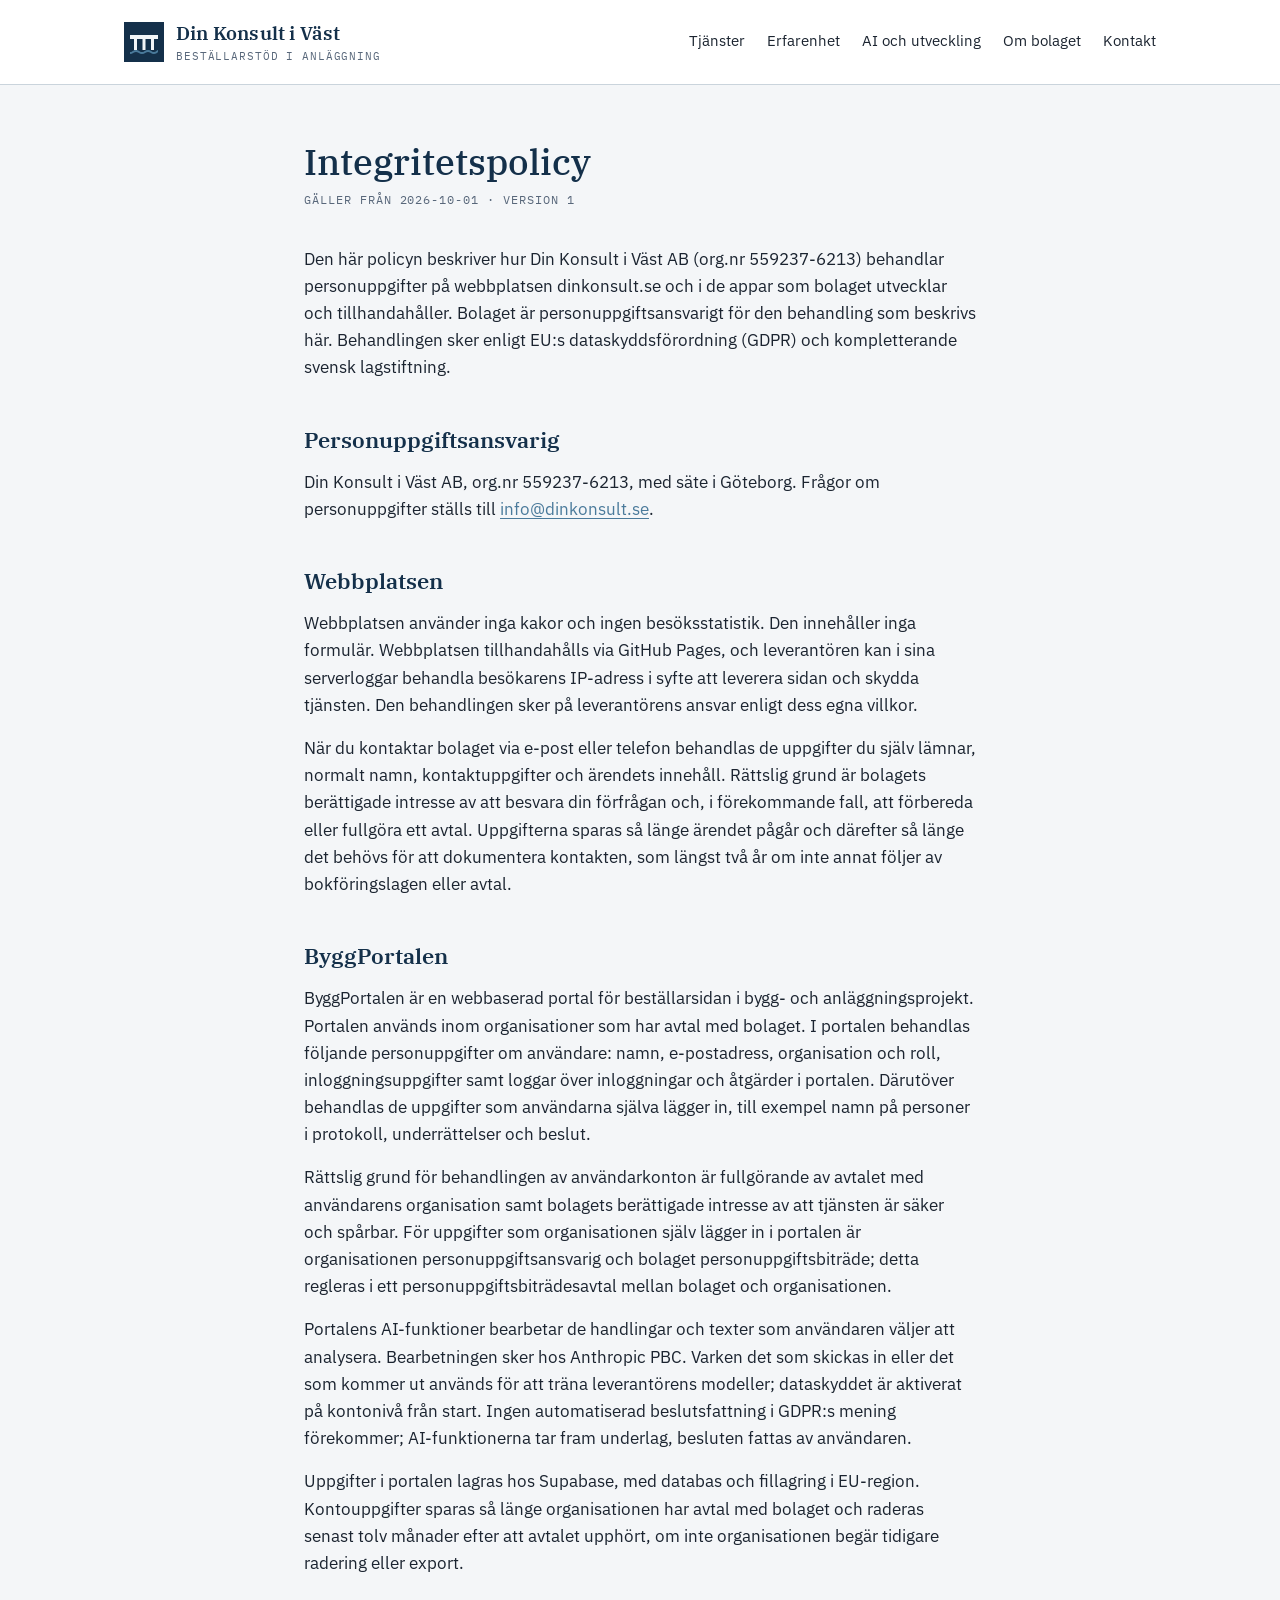
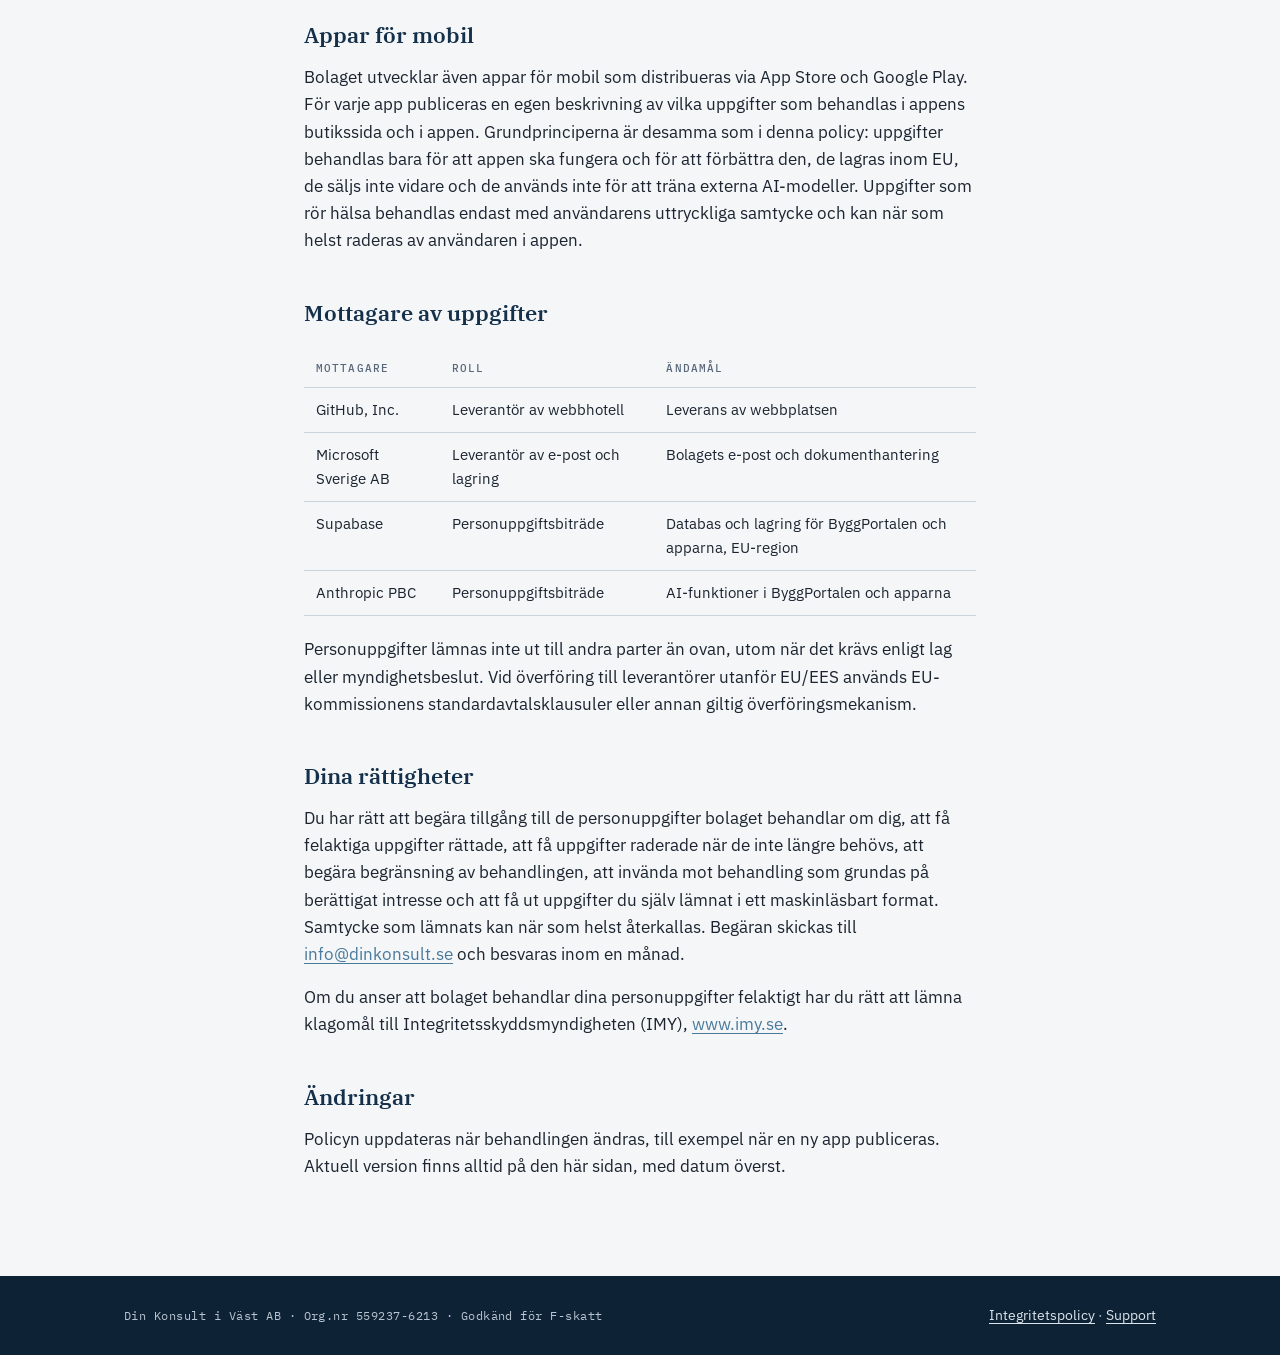
<file: integritetspolicy.html>
<!DOCTYPE html>
<html lang="sv">
<head>
<meta charset="utf-8">
<meta name="viewport" content="width=device-width, initial-scale=1">
<title>Integritetspolicy · Din Konsult i Väst AB</title>
<meta name="description" content="Hur Din Konsult i Väst AB behandlar personuppgifter på webbplatsen och i bolagets appar.">
<link rel="icon" href="favicon.svg" type="image/svg+xml">
<link rel="preconnect" href="https://fonts.googleapis.com">
<link rel="preconnect" href="https://fonts.gstatic.com" crossorigin>
<link rel="stylesheet" href="https://fonts.googleapis.com/css2?family=IBM+Plex+Mono:wght@400;500&family=IBM+Plex+Sans:wght@400;500&family=IBM+Plex+Serif:wght@400;500;600&display=swap">
<link rel="stylesheet" href="style.css">
</head>
<body>

<header class="topp">
  <div class="wrap">
    <a class="marke" href="./" aria-label="Din Konsult i Väst AB, startsida">
      <svg viewBox="0 0 40 40" aria-hidden="true">
        <rect x="0" y="0" width="40" height="40" fill="#14304A"/>
        <rect x="6" y="13" width="28" height="4" fill="#F2F5F8"/>
        <rect x="10" y="17" width="3" height="11" fill="#F2F5F8"/>
        <rect x="18.5" y="17" width="3" height="11" fill="#F2F5F8"/>
        <rect x="27" y="17" width="3" height="11" fill="#F2F5F8"/>
        <path d="M6 31c3 0 3-2 6-2s3 2 6 2 3-2 6-2 3 2 6 2 3-2 4-2" fill="none" stroke="#4A7A9B" stroke-width="2"/>
      </svg>
      <span><b>Din Konsult i Väst</b><small>Beställarstöd i anläggning</small></span>
    </a>
    <nav class="nav" aria-label="Huvudmeny">
      <a href="./#tjanster">Tjänster</a>
      <a href="./#erfarenhet">Erfarenhet</a>
      <a href="./#ai">AI och utveckling</a>
      <a href="./#om">Om bolaget</a>
      <a href="./#kontakt">Kontakt</a>
    </nav>
  </div>
</header>

<main class="wrap doc">
  <h1>Integritetspolicy</h1>
  <p class="meta">Gäller från 2026-10-01 · Version 1</p>

  <p>Den här policyn beskriver hur Din Konsult i Väst AB (org.nr 559237-6213) behandlar personuppgifter på webbplatsen dinkonsult.se och i de appar som bolaget utvecklar och tillhandahåller. Bolaget är personuppgiftsansvarigt för den behandling som beskrivs här. Behandlingen sker enligt EU:s dataskyddsförordning (GDPR) och kompletterande svensk lagstiftning.</p>

  <h2>Personuppgiftsansvarig</h2>
  <p>Din Konsult i Väst AB, org.nr 559237-6213, med säte i Göteborg. Frågor om personuppgifter ställs till <a href="mailto:info@dinkonsult.se">info@dinkonsult.se</a>.</p>

  <h2>Webbplatsen</h2>
  <p>Webbplatsen använder inga kakor och ingen besöksstatistik. Den innehåller inga formulär. Webbplatsen tillhandahålls via GitHub Pages, och leverantören kan i sina serverloggar behandla besökarens IP-adress i syfte att leverera sidan och skydda tjänsten. Den behandlingen sker på leverantörens ansvar enligt dess egna villkor.</p>
  <p>När du kontaktar bolaget via e-post eller telefon behandlas de uppgifter du själv lämnar, normalt namn, kontaktuppgifter och ärendets innehåll. Rättslig grund är bolagets berättigade intresse av att besvara din förfrågan och, i förekommande fall, att förbereda eller fullgöra ett avtal. Uppgifterna sparas så länge ärendet pågår och därefter så länge det behövs för att dokumentera kontakten, som längst två år om inte annat följer av bokföringslagen eller avtal.</p>

  <h2>ByggPortalen</h2>
  <p>ByggPortalen är en webbaserad portal för beställarsidan i bygg- och anläggningsprojekt. Portalen används inom organisationer som har avtal med bolaget. I portalen behandlas följande personuppgifter om användare: namn, e-postadress, organisation och roll, inloggningsuppgifter samt loggar över inloggningar och åtgärder i portalen. Därutöver behandlas de uppgifter som användarna själva lägger in, till exempel namn på personer i protokoll, underrättelser och beslut.</p>
  <p>Rättslig grund för behandlingen av användarkonton är fullgörande av avtalet med användarens organisation samt bolagets berättigade intresse av att tjänsten är säker och spårbar. För uppgifter som organisationen själv lägger in i portalen är organisationen personuppgiftsansvarig och bolaget personuppgiftsbiträde; detta regleras i ett personuppgiftsbiträdesavtal mellan bolaget och organisationen.</p>
  <p>Portalens AI-funktioner bearbetar de handlingar och texter som användaren väljer att analysera. Bearbetningen sker hos Anthropic PBC. Varken det som skickas in eller det som kommer ut används för att träna leverantörens modeller; dataskyddet är aktiverat på kontonivå från start. Ingen automatiserad beslutsfattning i GDPR:s mening förekommer; AI-funktionerna tar fram underlag, besluten fattas av användaren.</p>
  <p>Uppgifter i portalen lagras hos Supabase, med databas och fillagring i EU-region. Kontouppgifter sparas så länge organisationen har avtal med bolaget och raderas senast tolv månader efter att avtalet upphört, om inte organisationen begär tidigare radering eller export.</p>

  <h2>Appar för mobil</h2>
  <p>Bolaget utvecklar även appar för mobil som distribueras via App Store och Google Play. För varje app publiceras en egen beskrivning av vilka uppgifter som behandlas i appens butikssida och i appen. Grundprinciperna är desamma som i denna policy: uppgifter behandlas bara för att appen ska fungera och för att förbättra den, de lagras inom EU, de säljs inte vidare och de används inte för att träna externa AI-modeller. Uppgifter som rör hälsa behandlas endast med användarens uttryckliga samtycke och kan när som helst raderas av användaren i appen.</p>

  <h2>Mottagare av uppgifter</h2>
  <div class="tabell">
  <table>
    <thead><tr><th>Mottagare</th><th>Roll</th><th>Ändamål</th></tr></thead>
    <tbody>
      <tr><td>GitHub, Inc.</td><td>Leverantör av webbhotell</td><td>Leverans av webbplatsen</td></tr>
      <tr><td>Microsoft Sverige AB</td><td>Leverantör av e-post och lagring</td><td>Bolagets e-post och dokumenthantering</td></tr>
      <tr><td>Supabase</td><td>Personuppgiftsbiträde</td><td>Databas och lagring för ByggPortalen och apparna, EU-region</td></tr>
      <tr><td>Anthropic PBC</td><td>Personuppgiftsbiträde</td><td>AI-funktioner i ByggPortalen och apparna</td></tr>
    </tbody>
  </table>
  </div>
  <p>Personuppgifter lämnas inte ut till andra parter än ovan, utom när det krävs enligt lag eller myndighetsbeslut. Vid överföring till leverantörer utanför EU/EES används EU-kommissionens standardavtalsklausuler eller annan giltig överföringsmekanism.</p>

  <h2>Dina rättigheter</h2>
  <p>Du har rätt att begära tillgång till de personuppgifter bolaget behandlar om dig, att få felaktiga uppgifter rättade, att få uppgifter raderade när de inte längre behövs, att begära begränsning av behandlingen, att invända mot behandling som grundas på berättigat intresse och att få ut uppgifter du själv lämnat i ett maskinläsbart format. Samtycke som lämnats kan när som helst återkallas. Begäran skickas till <a href="mailto:info@dinkonsult.se">info@dinkonsult.se</a> och besvaras inom en månad.</p>
  <p>Om du anser att bolaget behandlar dina personuppgifter felaktigt har du rätt att lämna klagomål till Integritetsskyddsmyndigheten (IMY), <a href="https://www.imy.se">www.imy.se</a>.</p>

  <h2>Ändringar</h2>
  <p>Policyn uppdateras när behandlingen ändras, till exempel när en ny app publiceras. Aktuell version finns alltid på den här sidan, med datum överst.</p>
</main>

<footer class="fot">
  <div class="wrap">
    <div>
      <span class="mono">Din Konsult i Väst AB · Org.nr 559237-6213 · Godkänd för F-skatt</span>
    </div>
    <div>
      <a href="integritetspolicy.html">Integritetspolicy</a> · <a href="support.html">Support</a>
    </div>
  </div>
</footer>

</body>
</html>
</file>
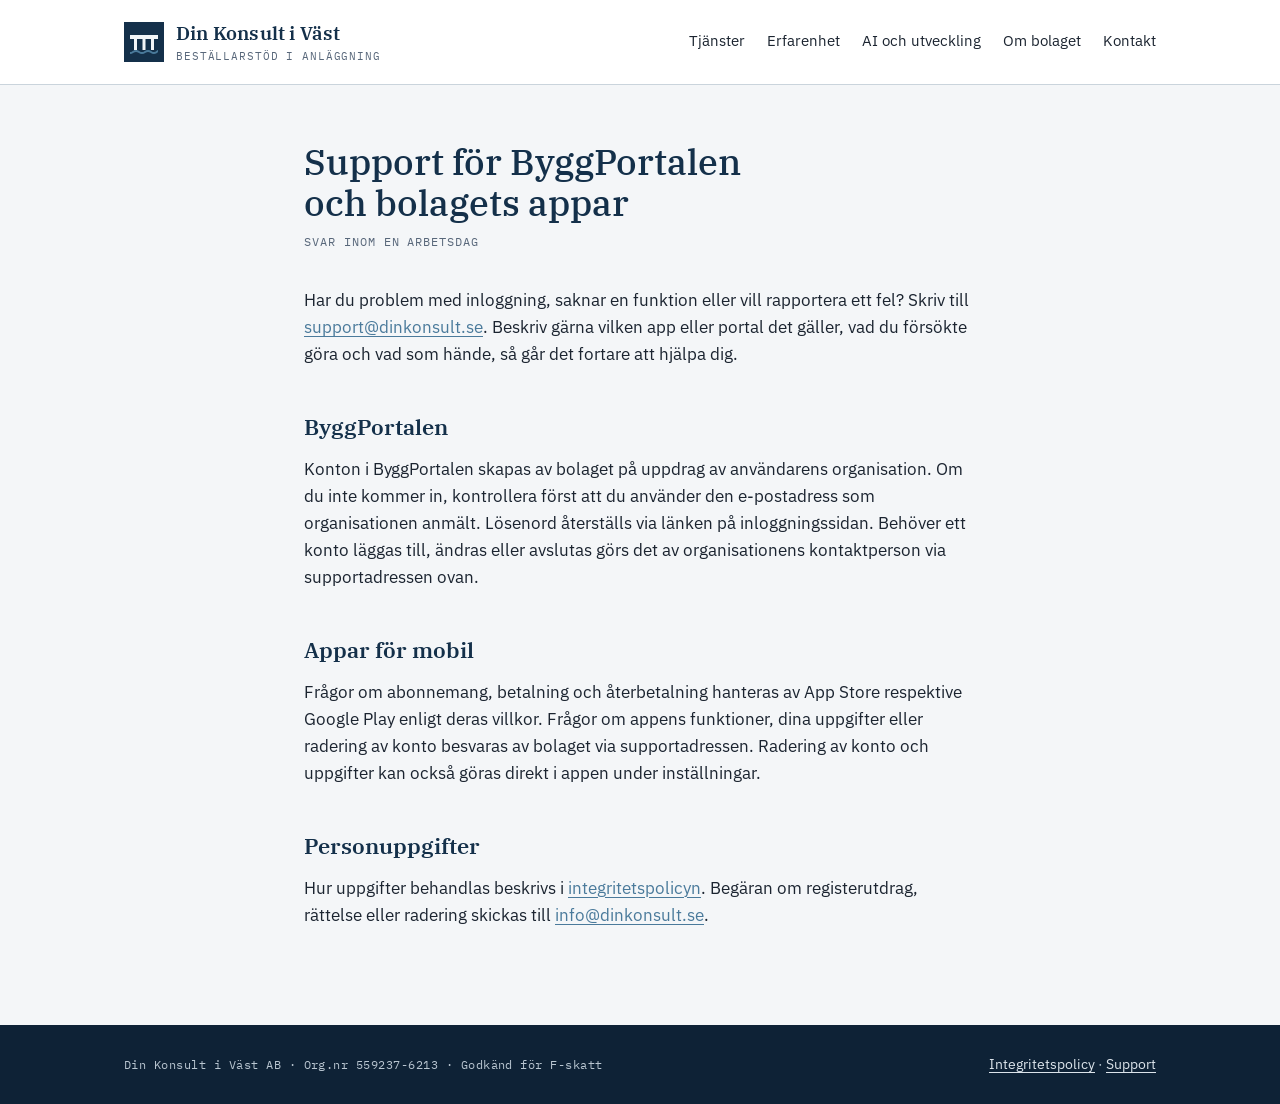
<file: support.html>
<!DOCTYPE html>
<html lang="sv">
<head>
<meta charset="utf-8">
<meta name="viewport" content="width=device-width, initial-scale=1">
<title>Support · Din Konsult i Väst AB</title>
<meta name="description" content="Support och kontakt för ByggPortalen och bolagets appar.">
<link rel="icon" href="favicon.svg" type="image/svg+xml">
<link rel="preconnect" href="https://fonts.googleapis.com">
<link rel="preconnect" href="https://fonts.gstatic.com" crossorigin>
<link rel="stylesheet" href="https://fonts.googleapis.com/css2?family=IBM+Plex+Mono:wght@400;500&family=IBM+Plex+Sans:wght@400;500&family=IBM+Plex+Serif:wght@400;500;600&display=swap">
<link rel="stylesheet" href="style.css">
</head>
<body>

<header class="topp">
  <div class="wrap">
    <a class="marke" href="./" aria-label="Din Konsult i Väst AB, startsida">
      <svg viewBox="0 0 40 40" aria-hidden="true">
        <rect x="0" y="0" width="40" height="40" fill="#14304A"/>
        <rect x="6" y="13" width="28" height="4" fill="#F2F5F8"/>
        <rect x="10" y="17" width="3" height="11" fill="#F2F5F8"/>
        <rect x="18.5" y="17" width="3" height="11" fill="#F2F5F8"/>
        <rect x="27" y="17" width="3" height="11" fill="#F2F5F8"/>
        <path d="M6 31c3 0 3-2 6-2s3 2 6 2 3-2 6-2 3 2 6 2 3-2 4-2" fill="none" stroke="#4A7A9B" stroke-width="2"/>
      </svg>
      <span><b>Din Konsult i Väst</b><small>Beställarstöd i anläggning</small></span>
    </a>
    <nav class="nav" aria-label="Huvudmeny">
      <a href="./#tjanster">Tjänster</a>
      <a href="./#erfarenhet">Erfarenhet</a>
      <a href="./#ai">AI och utveckling</a>
      <a href="./#om">Om bolaget</a>
      <a href="./#kontakt">Kontakt</a>
    </nav>
  </div>
</header>

<main class="wrap doc">
  <h1>Support för ByggPortalen och bolagets appar</h1>
  <p class="meta">Svar inom en arbetsdag</p>

  <p>Har du problem med inloggning, saknar en funktion eller vill rapportera ett fel? Skriv till <a href="mailto:support@dinkonsult.se">support@dinkonsult.se</a>. Beskriv gärna vilken app eller portal det gäller, vad du försökte göra och vad som hände, så går det fortare att hjälpa dig.</p>

  <h2>ByggPortalen</h2>
  <p>Konton i ByggPortalen skapas av bolaget på uppdrag av användarens organisation. Om du inte kommer in, kontrollera först att du använder den e-postadress som organisationen anmält. Lösenord återställs via länken på inloggningssidan. Behöver ett konto läggas till, ändras eller avslutas görs det av organisationens kontaktperson via supportadressen ovan.</p>

  <h2>Appar för mobil</h2>
  <p>Frågor om abonnemang, betalning och återbetalning hanteras av App Store respektive Google Play enligt deras villkor. Frågor om appens funktioner, dina uppgifter eller radering av konto besvaras av bolaget via supportadressen. Radering av konto och uppgifter kan också göras direkt i appen under inställningar.</p>

  <h2>Personuppgifter</h2>
  <p>Hur uppgifter behandlas beskrivs i <a href="integritetspolicy.html">integritetspolicyn</a>. Begäran om registerutdrag, rättelse eller radering skickas till <a href="mailto:info@dinkonsult.se">info@dinkonsult.se</a>.</p>
</main>

<footer class="fot">
  <div class="wrap">
    <div>
      <span class="mono">Din Konsult i Väst AB · Org.nr 559237-6213 · Godkänd för F-skatt</span>
    </div>
    <div>
      <a href="integritetspolicy.html">Integritetspolicy</a> · <a href="support.html">Support</a>
    </div>
  </div>
</footer>

</body>
</html>
</file>
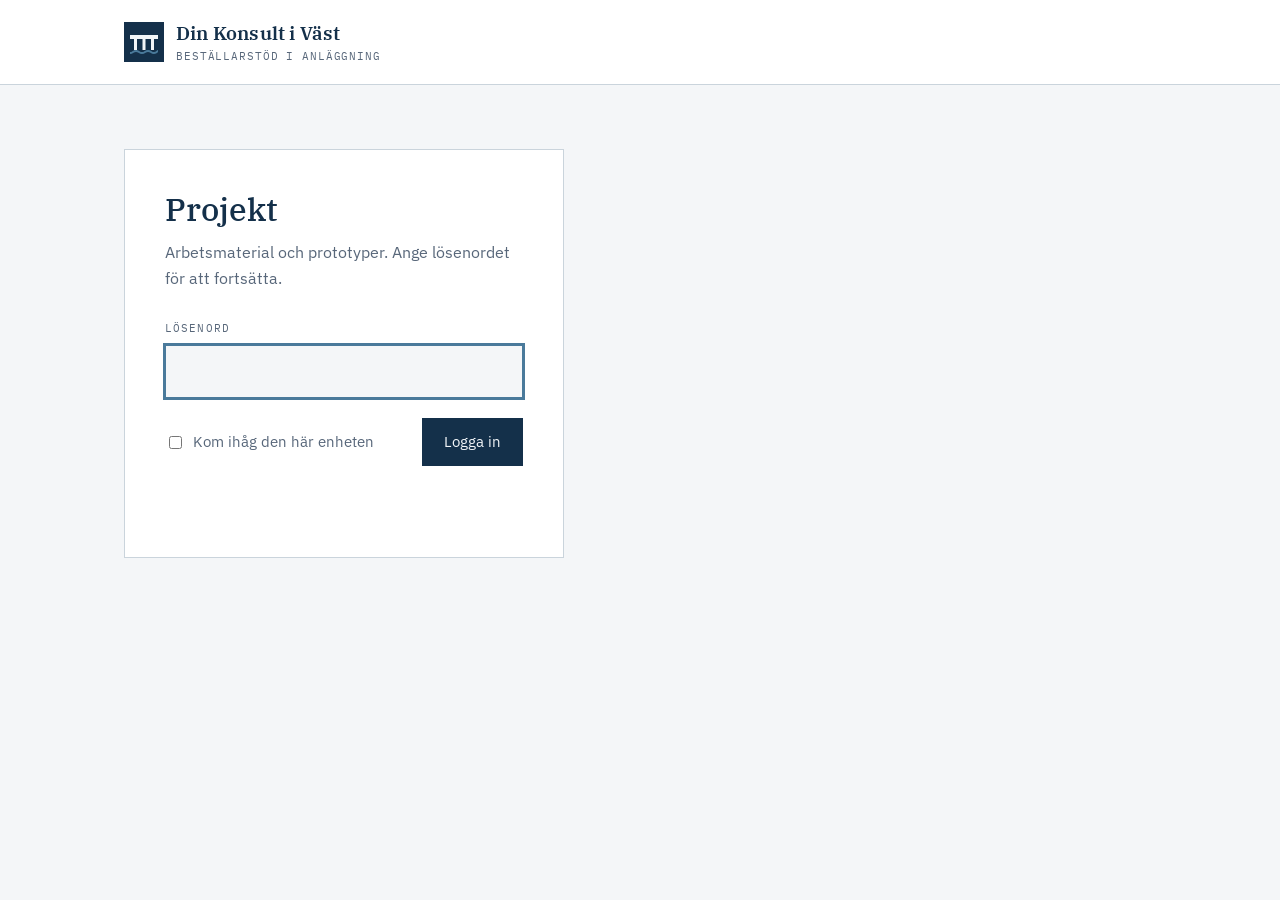
<file: kajer/steg.html>
<!DOCTYPE html>
<html lang="sv">
<head>
<meta charset="utf-8">
<meta name="viewport" content="width=device-width, initial-scale=1">
<meta name="robots" content="noindex, nofollow">
<title>Låst sida · Din Konsult i Väst AB</title>
<link rel="icon" href="/favicon.svg" type="image/svg+xml">
<script src="/projekt/las.js"></script>
</head>
<body style="background:#F4F6F8">
<script>Las.oppnaSida("nu4z4ZatFiRxzRNiou6+RbMQ4G4liv1q1HI1w4H9fP0wsxJUvIAWN5WzKOrkvXEJh3yE4IKDJafuhIoUt0/fclU0bDcCEpKuFmMJUn61yJLOVUD7jaX3SJ07z0n34ke5zl9k1lNW93DXLJj+s0HWOWFz5G8uEA4XHvZWoiC/XP5/Q5rjM1hEkJzt5PXc/ig9kaLA5qO8erJQHyzc15QtnqGJztaGa869+KRfI29Nv+qCB+w+ZiuU3AW82xD8nkpVEaInc37ZqxvZ671OsXSwICtgj08HyWJ0TxvMqT76VPQmZqI6xuo2Y4TeIXJKJn3+JXE4T8wpi+LkzeU2OgGEBQMDCEHMPlu/Zw9BLoSDh+zCdXH8Dtnpx/ew3HKHLe5XKaREBCQmt7l1hgB/[base64]/FMqL6d/WGANhIyEmba05pfAikXn2VM6RPRryc2y63Z+sfH24oLuJyXs2wkR9d2osw31w3kNU0WSw+6vTxd/8FJvsG2nNg3ERFZb/tuZOUdjtvXQeiTd6u2j2DFEI+41voXNyUfq1YafkVw/aCglOF3jSUy+N5wfcuPgiAVczgSZC8qy+rJlagkn5YEY0zMk82g73PGw3+Wi5fTDJheU2bx5G13oEuZh9PMcJ2LX7Z2PFP5Pb8b1FDJQuYZqBZZYcRtm/bcJ9dEixlMlcQnyi03pFKf5vUKNk2wZVcFBjM2gO+DeBe3guaO+xW4zf//x6OcOqCK81Di07d2/VE2De8oGobf4218v40rUBlEWsa6Pa6+K6lTu9Z81rAfagM7+aU1KfV9P/Lz+0QIUFlGwbHH+CrwMgjwLJYmaXuS92ZOVf0n2YkyHtNo5bjdiX1x//p8YwJzhpnN1I3wz6Qh5UdoX4fuszyNiUbiCHy/7Y191cgoKrwYrl1XzfEf+/dclMkqRRAp6exWCl4ZD9tBuS5aVYbY4oe+nhkm6yD89+bWu3Ckyk5JTFhcP/bDno7PU+fTlSQhXqucVJy8tIWBQDJqBIi5U8TEaRQdnDlDbZwItm5zw8u1vBxGm6SfzeFDjzBsVOzWcJ4LO/dNoRsjINPUSkybmoE4Zmb01yhmhewyp4l+DENKTmoJRF2XsyWGZuENduQLUTmq04JYPMpheKoHZr0iPmU9G4IVFmnmZL2lDTvN1uokmR5nmuYm0fY5vpxy0lKx/raDWXppOavxZ85FpIuTeYwes3TP4cRTtZct0xUiE2WgAe2FWk2cSrsXttMSZMxIuMAPzdLyPz19Zg8EdeD1V+eZrMh4mgEenYIYGxgL7PFLOo1BnRPQ5oYYbgnnqnevfunIqq8i8Sm6VWU5uzEFh/M5rOE0FtEP118v7VDvSQormVeZhJ+Ik46liUa4f7UNeqNLKzNFY2IeP8kvwtkadXgd+YcuWZ8ei+5BVEEFMFTwgs41KUY0o/xatKuEKFPq5nYoiVEiEPlX/Gjufjomf0N0ip6iGjNmRqxBWXDrjKUfGy5sVPIQuv4I5GXYWQ2uINOXfk9C5KZElUByhkN2xLOetkFyKfSBxgRvKwQikJe7cxfheJhX96iFD+CVeF3nwkAlZ17MkuIJhC01kL6bis2SVlI7rxmw96JFsw5NDdV9EUIpnvSyVQwOuAME/B3s9SJ2y4ZfMMytm5yx+ARlVDLYSdUWJe35FKeBOwawZ/YerG0G+1GXddH7fQ5wcrYpvC+FwuGwK3uPStabY7KXuChuixVGx01Klu/h1eiyqDiJfzTotacfJSq2QA8W+U1xFVj7fVlXncHf6m/TZLmls/56FtW/C4kXKASIwXUk5sUDrqBdu023q573F7P/3vX6OioOId9+ykJgv/znac0WUGT/e94OH62z9x8YhSsz63boNUbYmLZIvMJjdQZyVA34PBeC5jJBePa48+ehe0AzurZNCMSyfcr0BFoLSsKRrCpenBSZQIgHGIV1kbxUdaWdQxff1GcauX8YjMnJ5IaBO9NBTKKnvzscDArTVZWE5eoFEmVWGayzm5M+bn2GaGlmc7H44KXigkYvrmM4lUM9r/RNOcVbwjXT+1vAcp6wCIXnJQ/FXRsT7OkTh+pBUFKTnLFktN7RkV8rN/F+9eywSQpkuw7e+fd6K5T/LkUWBppE/kHcr7FcSwUkxqUMl7dWV9jFenKc1gKCdvNBygd/RmTCUhK9Z8ydyWvJjzs2Vq+vTj4RtKARKw70ulfyOclYIYnU5SH9U7tu300mpmKrAMuLSlg6Mx0yskcNLSQ6bYiFMx3t1xk/Aq6cc5MdDpW0tpPMOsX8ynJBFcYXl+hrz4DtQENpcMsXWBsdx/2+L+FtPYGsX1ilnZJhwo0aUevwtwk0Gwd0l7UwN2wsgHoKsaGqqui0xYwhAYFAejqptWGBPumV0WutAVORGHftqz3chdIDdoPvzV5qx/mPgqb878pwn9fwFJbNccef9uPOkrfbm7lmBScxuGq9JDHNwChMHPRpS3Q5Ma6S8mUQWgZoc7rUV3DX73PXz5dbSCkiyaGV8lQpO0Qwt6JyX/8+PqI1gH/xCm3MsgTugqZ72FF1r/m48l1LY08oEVZXbzWkBU/BuIBmpxBo8S+jafleUwkX8rmM/uE4t1WmPbHoIjMei9moB1ESi/k0ySI8g+WYdxvoaLv7F29tL5g+82dadOVfZIDlBpw9npN9+KeBqKGAHf32rBfECgHkFjCkoCOB4V5PrpZ3ugpH6OvKs9Ep6joL1RYjkrzL40z2AjMsnsaRxJnbc44chSgq+2dN4H2ZTbU82A8ZpHbDlURdcO/nwa3usrjhRzmJpouVVynGEOASBohjmtOzGSFkEDrlkqBJZU/ey2ajxODMkmX92NZOF5pF7NV6I8o8h/PL+4ezVF2qu45be+89W8Mnt86XrnEJI1lueXHHNTqrArCftRBCUFfXKlBrMQZ/YLND5rrcrNh7cKUJnTI7pdvnvm0cDJi7vobV7b+Uj2EEOSQCoIXKOL7L2lJRlS5ekmU564rujed3GUzaaaQtedXPHfy64qY2986AUBHQmZSkNChC+M7VY0qverXOg5zOAaxbcRPPnMlhItgg4jx/EtpdexNkNvJ/M0sQaJHNIRw/fNoEO0qo+DvXJhebF/oX6RP07jA8Q0lrqgNZY4nX0ISH9Pq61i27cq3qK25MKaSum+QHFtttNZcEx8gdPTgZsC545JAVOJxXaFT76wipD6X2xuYYb8B8Fwdfov6qFPQAGJpkwndgC5ZjFjax1v14AlhT/Gp7jv+D20lkU3EtSWJBRYsrFHX7J/dH/6hv8OLE4pIaiavpwFX2d4SWJ7Vv5RCwPwkaXi890NwnNe+sARiNeAbvxRBlvI7TJQbo5JtPd5WP3fdGjRZUuVmoTYhjIlRf3ajJ/zKZ6OKSReq6fkJEeSilg1Pckrukc2VPb6Y6QAuk7dO3Em3nDMPP9OjgVj1/nBE07L8SPjeMgK8Sfk5wqUOzel1y2HQ3cbZgINFvCZ9Do7wPI7qCCGQjZ1hArodVWMMh91XDezVbgQUyuof733o9RixsOsdfABuMPN/ErOTFXHrT6rkr47AlqtbXll5Ww+4QfjpO83XFjZ/jhTC3Xp+7WIajYFFgxhV/Al5AP6+O///HHpVt/NMdN7ilYpEr/zBvkFwHqTwUZN2oWGCUTRTDCH5BILQYJ95/YpgBbisMLAU+ciPk2Mbh9TO0sVIaQ3KiZSyYyuPIr23rsn0D9/YRICvLzhrdF5kJFnGhCK/W4h8+a1EW1t0jrUtdUqHsOS1TGcDoLhXdUPVOh+3JFp0xvilj7qVxnTe7eCxSstBB3voITxCcx049HQ+7N6UdKn1ScxvU4X0Kuy1x6W0w+uprhAuGiHvIh8De4JbLRhKxYSe/McW2UYFZ0+k8mWM3PsJIlwCtZkr7sLrDRYOQGWIgcwUPWUL5SE6RbQK8UWGRRjGT93yYzSuYJO/psrp7perKhMgikiDo5G2rQVQtsI7nJl/uRykXYgU6CESkXHDJ1hR7oXhWlmKSIZ0JdTOerb7whkzsA+eqPqoLz/iEi8CXxh2hZOCXC4BlEQDVJvRkAvnmen4RGhjfALkIIHQ2eLs3h07YZBMi+nLSSzvrbp1mz91SkWMzV6PO53I0hRop1Q5kEpQVk/DQNMqGNwkOPVw+x/a1Lmaz5qWZycI5Ys2qxUVs7ed7UvaCRhXqLsm9FuUveT9VbDPWFvVAh4lBVkWZKHZSVa6ysHJ7WMuhpe4H5UhsPf4mDvVHlwsb25KLF/xmDLlf8ifu9/m2n7lsILU29/FN9pK0lBPyTyt0+ndmeHUBkhYxuMUZZ9Kq48XaqaMrsYE5TdVxTH7yKpF1eTNzsCeTn+6UvAtGkwCeooPe07awG1h+QkKNfvRvhPzGVGRbhEbm6Ww7cab+NbVaPBLH/SpTM1DrziQxR1Q01lnW/YT1PMzReB8gJno0lUVwFIQFSz0+p7zCQ84bpTFhOgNm9bFsKh0LMqdqC/Hj6/nzFMH1at1UFN5No26+ckzmDELbjF/mGB4RhcgeLLKtLb3t6FMhpD7z+sDDimCQNG5Xqj83rPL+uBfzG7ec6pVn08A1lSRDdXrrlozAJU68+dl45SyKX/7AYAX1IRZB2lAP1woN7Xpt/IIMMnwrgraBhT5Tm/9nm99DiZrE/k/qYJN5rVUcaHeh8mpRGp5d+LOZ+sPxBzWmW205vfoMRegL/Vf+0SwhC3gF5LGjAf11ixkeYJ5pneOU+sB6suv2wNuQPN3jf7x5OY7iDNpJA+m/fX+QCBtkttI8ff6nJWVYQt68/6Y8DQUAbe8QRTbtAaIEeWtihWDWvBIusRtzGxBxhtNY5wfue/2iYoz8W9valZC6xK6qFdQm4I23wEnKZjndyghR0LVqa+ESm4144CDFdK4m6bT9VVPWAOQVqy+3zr9JJkfH/JAW+9/ZtaeAz6ZvhomaN8tqdub5ZuMnwwNGHjfX8uYe6tVmJ8WnCOe//RRR7laR+Asg/7mfD2n+d53dhvUtktCxReVZG4p4+Gz3eX71T8WDhl6NkejnhKBSAJdNmpyQl8rEmnM0KmWzVljzG8VK59zf1k9GMdUv7Cu11GhrjKxdZUG4kputuImhgthR5f8qHp/ehCxDKa5yx0FV/emWw/75QwElBHzDc1OUMqvsAKxs4ga2auqKxEqUApAOCBWyd3mmyO+mmpFmLSyqG2+/kQ61Oi1R7qlOiduX3x/FQSxDisL0Qy5ueX70EgAa+97LVUjEEew15TZHSTbRJsHYc4IB7OXhy8gCyASHuID/9loukUKUUJGBShA+6/R0kBmDIPj51BErAUvXEV7s66VN6St8OehycSAzcRc7MmkucuvEv5PVNndCoqQhkVVnitLhMgDINs8MFMtDr14HSrk7/LFTx53eI5NXtFO34NMpLk8rElxy53q8oWraXL8ygd8RnymFLnC5VCBoyC49sESIroDRiBIrSKtmjmF02R+o5mb/Yf/BN4bhDx9xM81fyqriJIdyVXx+4Zai4EkKmt3e/ctkY4yrnOOtzOWsxiETQ0G7Mk6jlFw89CPtZWm2bSliqTpF/GmpsF1SA6ofmz/[base64]/rEGU6sE1KbINis992wd4/Wf3exJe642hY4XcRHAQa0DbPCrq65rrBQlK9hLZu9OB6eysKzC7gpBXcCVrMg7fpjckejiXhvTJSz2jmKu5AN4NGFDeisLcjIbSOdusMCG7MPfLSkTq8suMh2cWjA6cyoNp+e/UV2mnhorwnMBP3swAWvh8CTaYb0XVB7j7kHgZ/Z73ZhPn0FfVE4PWxGc3QzXELUUfCTGPlVPu1doRswM8QHqPhwMCVmqhy+xtMnSmiRln417bWMoInmmBn0XZzxTC7nckhZcT0CuiKMuDsLc/o8B1NYY52HRSODZO4gMfA0ddFU5ed9BheX/Z6ZPgI+FJaT0lGI/YCqpxLBRhI8dfm5+6c6z8BhEruPeOg4EJEleyGIKzpnecOA01Xjt5KbIUv1KgcT7c01FywAQZupLG/0jGII132iG3tvK0lLmXlUhtsmOtmXPoI+as8255WGeEagYPOojxa8vaI9nybYo5fVgVYRvvBYq1F0xZ2hTdJ//3JGmTp0VIwqepWb6UwL1hzVnvLxRcuhT/BDv7QtgSVBn8SLH0UtXtB7RgeVHDWFJffsf8st2pD0sxs7FZYSGukN7vFpYTCgFoTmQJ0NBWcB7yaCtOQBrnbaIsepTBhpeKCNVxvLVtU+n7+oFCbOo3mVImX24JTTUcjimCaD22UFtjg3wTakKpY5L8eO0Y0mBR18z+H/rg3wE8MqApJmCXpUV5vc5aeNpBM8z1oaR0v8hi4oAC6so1Fw2S9k82kJf0MsuuOmZOajLlj7wDbWB0iG7B0cJygQncUqSCLlY2Lf/FF6N0jJZ08Krq08CR3RFgglNRgxrwuZv06yJosacwpwYRMqNE9B1iRIeHxAl3amnKx5GqJk+8w4RBpSHvvc/RAaLLrL/[base64]/[base64]/L84vU0QbUhcp959fv1LSlRBPGoQcW3dNxZSebArK3Jc0iiFYpPeuQsGE2r3aSjYUdnxK92jeJkDRH9/hWogZ2LUGvAQosA/6YXjMbJ5mKKvYcpHsyqhExTyj92PBJs+ihapOapRF/mMSW5AnkAEkvtYC5VVz+4W6MYV+D9im8IqBQspCMW+xMvRReA3v4GQsq+BslknBngMib/5UUgKmTwXADorZZmUUJABHlTa+0EHI2/HDun2lYUSHbZffTCGlGKeLmHzf0Hn2IZA1X+/gG9obHSuwsksKRGRe+apj85cwrGBWc3XQHu7SrlddIFYtblB+k38Rbsfw3Ewwn15fYYy6DuqwHR59MS3sM8SXskxS9d8qhyIbhymaMqTEhyS3fXHcTzGlyukFxBWtzjpg/pYP1LqucGPeOncIMOI705IK6/BweLe7fEOLvjITkfPDN2AuIzWDvYuwVhSbiG1HbVRFyjLSeYvmmAG2ZZkKfxCeTnZdddtJOlflS1zXzvIUwxFRaOT9l8hDwdpHbdiHbpb/[base64]/lS2mG5tnJgF9oIlAEY/4ZXclQKfyiWJjuJiSL7L6XPG0GKSKbmnB0Wg/bT1xudtsqxvBxkgqVm1jEeude/cBFJS5P8ixIn3e7W5JIBol0cdsjXuiGKfmREPYF4bw//iaLHgWOYk/Wi+uNduYnz6Nl7m3+gU5rzlzd0N4fwHS0d4DNgWLbLg54HEC14kGk+1DYrKxL6KRuOwf4a7aSYP+rYnpjB4DKoEK5ZCJTAQcz00a2TNFEvaa7nIjBV6WyeeOzoP2eZzS/OYV5lmrs3XVCZLyAfRv6i+CmJ5YvBrJTPPTVzpGc6meWrk03hfHpsu7mKjwhuIvZxogmWB7uu5KbeTNOusHljFAA1PA3psaO8segpQpT2g+kPpqBUnv1V+UJDPu/+e7mORwdfj9Dt/NfTtAggTwEsnEjUhQBsITphZP0i1mhtyBUT61q3wi+lt8OtRVVCggYPDgAENpFfTZFtg+bkhmOTMuQEThBqFnaH4IzKxxFhw8mPJ5BnHKXsNGSL23EUcw1pd8TFcPHQEg4koU1p0cAWK3D9fTQv0TDWAjv9gheBUan/yjSG883h3rmT/xFcHff+azXvw0M+lbNCgwUCVNsIy4si4XJiq4H3XylYc00LBYwb2Mz8MbCOX8HiEJyCFqNSAlHyinzCQQao//+ZHzcfXQFXJQAsS0sP3GstyFollxTnyCr0dkN2NPD7mC+xIfEMt2aV6zaxNRiALsVFlf/mBzPeEcC/F3x9v6T/X/zCuFSxh8RG9rTPxpPfcKbNgtA9mRmKbwvIVmssCCoGG71ljk6Se4aV7ksfs2cqESj3Q8CLMoppoc3KneeJR0DH/43OuFKjYm/gUkzVD+9DBpl1vu9BqUJ14RsF8LJVXFOliOmstVBchuEUd8u+9cHEwXxNkT90cx7FkO7QNzLYxvIwruz2U/wmdpRLZxRlPEG79oGMqU0C23TqkiHImUAdcTaTug8z49yNQbDhOWQ4sdbjTSKp/GBv0mOA5p6yb2hGlaml7/5sf/BkvefhfRRfrSb2RR3L1txIgK19Qo9PrraUXPJJYJnRWUxoklUgQqSpDzleAz/yJI9YCwfnFtrikS03jGQeOWT6bzHRfpH/tAuV0ddIsNEZjbQlyUvIrOxLgiUjOr4K5GidR2cK9h3AESceTYduDfEeB5+HjQF+AnGJii9ZaGPlwJ47SPwwU5P58Rsf2HL0s4LkAgjzcc8gBZISFiVyYq8A/Wlg+QBBaNQsHrapWVMSzAPmlF7mFEfYTSWNw8gDliDEmEIq4rnK0Uqbg9X9Hy2mtdKg84civBMMTPJRNpLefdwbqpGpwl8PYtlNNCqWCh8968FeLxzFJX+paSmLj49PP+f6G+J/+eAxBWmDZzuCDiBPzJqdsNoe+ReDk6MokJ5McVCGy1IMB3xqSUKn9TACr/b6PdluXbRSlvZwtvxtq4qOT6xlNv/7LTrJOhIW9tIkaGgZkSBeBO2l87BdLE/EKFJnemCu+EvY0kP9Y6m902lv3fUqeLE271aG3N2nCTuN3hOtEAcHeKFU/tEfQkj0RjYU6iCjuuSAc4A14AqOMSP7FDmMY85qxpk3xKr9CZk0tNJEfuvV9BYgaAOpmKa3a8Rk/IiL/n0kSkurgpXHxWNGfZn1hNdd46V1+kx3n0hmNTGKgntgQZaYgCFDpYFH4FjVtyiqdIrS2wIb2qVkXTwhMj8uNlKOm/ouPmFKmKaMgXL0PsDKNJqDPgnH7zn0ppXNdBaSc+qXgJj6BxND6CvsA2sqP/Ybi4Zf0zzo32NfVj258OK3lUh4Gdd1cQo/SlfoTrjZ62xuvi803C9jIcRjE5G4UAIveigyiqV0vYtRi6K58cz74P+Lm/pBN6Tw87QBPc4oFr45E/GqEAXhcgFVcz64f7/CktZmI6CPBU184tkFArVrJuQ+B87AkuyRwBiPP7+wDT6iVKWjfBC8emcvTTang7gNyKkmgawOZV17ogS27aSHkqgmnTbUSTv/M5NhHUwlAWIEiY04cqP6f6Y8CjRHE06RBzYMER4d1XJ04syE+7cb47ufv+FsViUgF3EfmrTsdmSI/HmSKe2uvw1Nhkn3ZAtPMrLNM2J12GcY+/ASH/DcBb/OzNdRYaIFR7oyoE+ETdgaomJuk43L5+jopCYqi2CLyKXE5ZvyEBnkzTjf/z4wO+cm7ouTT35WRM1Gj/FAjMo2KwfbWJ+wWAtE6fj9WWshZPu1J5Sapi3ErRvMgkvZwiN24Lh7F3JHAnqayaUAVElflZEvP1c3FNDpbXd5STB5wSoozSiDcHTgGr++/f8+J/[base64]/UVt02kOfkK37N7URPwiQ513n0jgHVfToRgg1r0vCCRQlYQreWLY7Lu0V394e3Q6zIJ0R8/FB/y+pw+DwMEzcZreMCifa5BBfpdzhu/Nz3b/U6s6mOrGNQpoMmQ0Bbh1W65rL/zoHu5WW+VLLOvPmMxPujSuaOmt+Teo0HyRf5upJr7ic2PSEy4PKla9GYAamCq8UcLLlzPba6Z7/y4YujBJM29A7Mc/AGd37cj8w1uJHFsbTwq0jaHIJ6awaDBkK5mHF8huffWogbMisNvJ0b5zOz1qw7CQtaR7lcnFX8j3eT1t0imjqaI1d/7EjU+9OBzqfhCzpBqsKFgFppl+rRzZbM9R1mlzpnFNRXqkmGXZG7L7ms874ztLRCuq7vmAS6HmxgXX/HH4gy+t9+UGMMEUMJJPeQkpPMFmv6A/0ERf3Ca53/fC+oTI5g9+FE/XwkoCHemeX/dehg+L2XxY9YKM+tEdHKYJQp+OabRbwqx+vGTiHrwgBN1gEX0733vXnzw0sAFCGul+ir6QjcqJIQR9GKEtFPUumTYkBxE+xak97Z7legrWtj5K6YBEbAOEnA5vGdwEWRo3PAqhbP7uzf7zHqBjmciotkC6yXEDmIxHXIhBmuiYnOi6wK2u3LP/a3M/Agu55O4n/eTq6pkZPI2krn6hyLKDmAIQqa+Gat4BxThOCbBSl279wBn/+0IBs8GL8Tiurr52lBkgwtEOlcNnuxzr2Ya4t6VMrRvwVBJp9g7lc2wmVifZMmDvkvC5gzXu1KUxui4G9gWevIGtg/LFl0tW04pqiDjFl3lxo2u5DL0BDFEj7aWCqwwLfHgsjZu4G/a5CuGmLrJ4xcywM9EnUN0WHQiUb8iVdaGvTIanNRdmwJNqSqee377NB0TxZoGWZ/JM9LrvSyq1HSwaLzVJdIjoUAxYqLGj32NudCvN6zvuewueOum0RNypGicloXc1DCZhfwE+gVUC2BkufbdDUn+ZrpFkBQ5axWdcVOPhdvlR+W65vtY6QJ+4Zp+btv7W1o1T48w7ZzsXlkWRYMQPE1WET/5TII2ObbCeq/[base64]/DehVV8ab8NXmt6sexokqCM7hUDOEB/X3nid9Ra+NGgeZDAW65loCmEzSKblBOYHAwLRFhgz+cWeA7bTShqLbe5Sr8vpL8Bz3M4ZM2JTjTCSipcM83OI9zydY3A/4yw5005ae1AvK3ZXUWvPaAxSVYaLnWnom35H+B0b4q1NSwilS5WfGi0AvzXkJTiFYwq07OPAq6uSl2tKtYKfXVAsNF1sYsGeldR/[base64]/U/3Xx4l/8vt6NTUfAs63TYI6mw1H3UB906mtrV8Re2pvWbNM+9TgtldNVvAPx8hzR47sc6Uk06DrJQX84wlJpEtl9oV6AnrNLsD9BM2NtQZCFFY8ZUQM0C1q6YGXjW+dIWP/cNCuqwKvasDmHw7hCFGqT0fHFeCm/KyrzBMu9nw6XoEz5rVv54Ti0/km+QjY6ccpRLctmJrcQNOrW+NSbqijBpboJd3lCfhEos3onIr+YQC25uuhSG1KKIgH8bleuLt3LOP+kdcjWMI0GxOLHSIqa80iTYL1Oj+YIgzfzEbPXP9Dp48ktdFImwa8d0rRcM1ptUwwOeWi7CJ0Xg1j+81kwPiVGVRahNOgwL3LCytGRnGGr9+XH/fP84LzNhw18BUtuSVhwPG6nalz2XVp/V7jwN/ioP3gRjQ7pfZ5iTU03vmnSWnreEYS6GUCaaUTgyRYWc1VeqckCpMTBXAROHw0rwSGv/3Wb3zxIh2VFYrcDCrgqCV8FaVWVBEE4PCCMJk2jEdqx8PJtCM6pRZyV/oqWY55+3QSnrOO1Njj2JVK4/dNVq/0vqWkOnBEcGA4dPT9TnqkqT7uMWkhRB94bhig2GxyYTKZZa95vex6wDCgK0/zpT+Ka3Kv4+S202UbfvI8c1HQJm0wG/+p/haLzFJaYIuDh9HHPhqbp11UvFgmUIJuV/5hl1bMNp+Er/ftqno9BFzp/Z+XGR/V9HuyAxcB4CgpF+aU2sfF6kngYi91NUL8A+zyG423/PP43hFHHd40VuLK8URRSH5slgFsHVYnNnzUi2gdKIoJLh9LG5wyI7EopTwYmmz3wD3Vpor5An/finSTrwt5g4WMXw6HOWFlZPezLJEimAon89keVULtQkKPZdA4Y7EBJVWBtTcS2CmD2qDu6c4RW0iJQjY1El1ev6o7dvP/8L5W0V9YJj4iQSaLVV0F4+t3roEHQrWJMdoLi4vbd4pxr0079/sCivTxrajnFq2YwoxYVrndjgTs5bkq1a45gql/8CHRCjJmzKV3Uf6gETLVL9TAI53NDiMS1PswnSo6PESyE9pff5xeBPTklI2u3Icqb5+vUpDzNDxz0tLlTh6EKP+Nc0A4c6FKQJZdXhkzG4y2EVsAubbKvXY5Dt+mPpL+EtosW/DCxgGkHqpf4WIIz2vzRQz4H/ETPpZB1m6KBrf25roNU97I/y8zAS5c/dl2ct3ESrqZYoc6P7Eix4bOzKzW+aVCeltilkntK4pi1ZuXO8GkNR6rK8NC3x1fi51eowguvHaVkUBcOp4moir+/qB9r7g/bCEC+Fp8Q0AVGTLTVmU2+yyed1TzB8Qtw/xwYHmYQy2qJb+ckapb6duX4rVBBQUMflcwl+cbGdmJopiZ0Dclkq+L4okpSUsjmgj/enDhHNIpoWbovpyhS0mZvwOd/MfPE4hEbhQeu6SAI+o7wxuOXml25sS9LIUOkG2cuZX1ZVIAdya1eFWp2MYRWDaGtlUjFq9QO3Uo+CrxABD0GdJ+D1Ik8FebDJKcGvMwVVDDnxmnyfo3P8R5lUF22CYVorlm3/lz/Mlm0m+QroNSdVZVPMnrgnDZL0FBHZUpaw1bpy+E+zZSoywbzV+zPirewacYmhSa7ofJ1/6ryciEAayMyyIstyn7+aeC1QlkfUByEDmb1GtXEWZYAzAMT8iMLaXNxkW2sag7lGS7sLkf30hDBIZ7yULeHgBKLfdfmmUIdVdWyCbGXyHgVs9Xk3DhP3h+ZHYEvJjaWWD4a/eLVj8A4TQMFfo6FliZcxxJsm0Dwe0rn6QzkQo1wjUSWkXuc7XHCWI9bmYT8tlYPTl4uuolfAngBdLUQdTP8ib2vniXV95QagKMQ+oR5jSQiJwKJsXuQa6NLkGwTLzeIDvNw0RvFb/Sh3pWuRs7b379qLn/[base64]/QN3mKpS1OgztZr5ZvpOwSkxI4kKRS7KehQEVo7l4AJtaFUeS6SYySBCy6pgXNYgZoosLhUVOPzmwGby5iVfTQymEOyjqYD1gwM/kTSDLiKcqI7hmWAbAampEaq0iQ+ydubesC/G6+Y9ghRQxv0aR4+jw/[base64]/aH0/V6UF7yrDp3VoKapNOwulUo2eVKkQuFN1ZWlFsiBPnSpqv+toYatRAqjGFDbqWmh2Tfo1nCR+CIzbyy3E9BC4gXkjc/YNIlv6iZcL1xYIcKGR3K3DESSqioo5ZU+X0Y7NUYZfu+xfRpGga03uHo3MygzyC/hKmQu+t8aDqKl53x5lOAfUf3mwM+EQGnHO6+ZZGoJdf6yb6ZJf/bx1S/FQ4JNjaDVjNyxyrMd4ifdpy3bUs+Ogu80Y+aok8paATzGAFoS1hrJhfTcIDKjaqCp0YCakeSEB6YhEJ1/tTJt7owpET3i9tsoNwYZeh7SyuIoO+quWv0AVS7rBZDcIbbPaFPp5y7NoVYxd2f2maOy3rF4uy6Xk3SPxsp66fidNp8m+b2v4FEp29vFPorDudUEQl0CxHmoc+An/YjeaDmVKwTf7W91y90au1rYlEJSVDQlg/lMDHfNTmq8aZvDN2gx/nfL/zdGG8RdltgQn3/6LF1ke99q32jooGh6LbtC8ODWnxq6mvrA4T0g+FlbDfaQ1FWLqrAB6gloNnj8/bBLW7riBmQSuFRbL18JOsG+nuZf/srCGTbf6UXo6gMc0/f5jvPrEEhQW0+KGEGF/dys2X8Yrs5wmz0pATaI/[base64]/ghSIKkhHTnJ9Em7AKo6Csa8wn/Fl96ghrwDCjd8bD8tiYLD7yFqg/i00xHzw+kFYm82gfzJlSkzJP1+1TdHY+/2lSB+nV1f0oS8TfOffRbd7lj3iny9fZpN8YZ8nSRu+mQEp581ZXJGlrLCdvqmVP7XopSPQ6gwtKfK0ba7bRnbI5odTACLee6ke7/C1MNEKrK7eUFZnUwAGkVskLYjdzqW2Q3jWjpUSOFEKEus5v4WAYvDGQTiBo1P2XdJT7c/0oT/9NHDrG+Yrs5IzUVFJ+pMR7AY4iT0nEKx+VYCuCMIhtcH8MPqCIT9DY4NpFTZ/CR7YXIQK4ZfFLUC2If8jaak9YiQxhDUUZbILTY2o4IyCkz4Eon7e38IagP17O9FchFG5fnRotHklAP8yb6suIDER+NChDKriYb79YLrsccXYHfIuEetPWPxQYOXgAlh4nhjt/wOovmAftDy2sNbpIDjK3z+LuUIT/7llp4V/TmEIXcGyfcnCfaveU0K233cxF7xSYTdgJym4S3+Q3Bly7sHnCRdaftUBiLYh+hS+s8KEf22zYKuaCJuxuUsdOkbEJtSPk1G7/w/CFbnAKXqgN4emgI2InmisKlz8/4K2f2ns/txb1Y7I/9FJx+AxlKIAhHCQ/gqnIwpLn9ZYVUhIZw9dKxxb/xvfvX2N6Kchd+NsjLIkFLbfZvae9uDU0l8psbYQxgqnOwsmjFipKiiHVGG+fqkyUe/SjXCZi7BJ5fjIBnZhpusy+hktKrtp3twlGzKg7oQGah3EvJMas5wW3cyLCasC98GvetJ7YOwHj/EPHjeJthqlh+l8kFCsk7R4eEPg7ZeFXKTRUQOF7v13VQN0seL7OsZ4awn5AX/wjhKGFmqYPor/fp8yHZcuzG3FNLO6lP0NcSXhPfHFFGnA2bE4WHK/Q2iICSEGmfreuPlUAN4pL86np04T5zwXE5WWIYa2Pw3GuFHr302DKzqMUnCC7EcFnMOZEw9IfDhbtDdX9S/Q73Yv+lUiV6RX3k6yAFdSwspWZpVs9Sdk9OLAHY8dKIldgiH0Xp+aw8ZbiT4h/KU+kJRKBrCROHmJFGP7zBpsDJFxQrI+tk+BoShyExX33yXeZ4zCShcPyEBf76RTzYNQO67k8zZw/M/FvM4qaap74p9FVc1FbDA6bqY59e2LKFIZ+NMNN6PPDfXbVB1PJVXOVpPctdGuWlt6AHSuetyibi+foTZcz23vERUkqQa4NXTxebq2ys4D/dAqzA30CAZThwMruFsNan/xVSQGJMOcifRIg/[base64]/JwBn7WwG1gpL5ca38beEemhNb+RjTO4aseO/OQy5GG5xVWA2t6fwgqaUOMLYZ13vruj5IslyxGCA/JTfHkSioYhF/[base64]/TlifssEO1+RSvRrlniGmMbVEBvfjeKNfxG+mOuNYhhv06EFjkHxEl387ipYfyOra73H9z2e+Gk/hzgqToo9aazrSxbC+8zQVBzfMvH48APBVck69MH4dyG7cwN5XTgmhgNEXxMiHlWjMa6+31Y28Wliifp5tHl64L8otK7XlaVASVjmYWo1UebrJSZpET7hUjUDEdEOrR4ig/3cJnw86D58KF3pipCE2yEtgRRK39HbYKelF8y54hDws4DGA/Hp/uHwdbXwXuW4tXxZyoA7V+Xy/AxkoJJNluLzX9oVwTLXSGsHBZrv7F64T6W924wb+d+DLA5cQPgwFG3qYuQCeAnTHzYzPDcFSmvgeq75DIzXwVgKhPw/WdbRULLpvtWn8B5TaDqpYAKl+HYfSJV/czKkfLK303BZtefhDTYdaRTDG6cl6XAEhNno8baIGbJAfd8nGDgfe/V3A0sTkQdoX7yqzFTYSeVUaIsphxH5xaMXts5cKIRiMBwoaqcMu5HclHcqCs1d24Gb2dlgACWvPzd63SbzypsV43fVVwoL5rvYdO/ERX3aKdPswxn8IIIeE0Vi8tcjcwOj8nb1Pb+W59Hn+GEFGkV/WScxjzfqoP/l+2wmSeZ4owaVURF9BpfJlT+Q1wEWRZc1wq7iB4QmrIbmIRWOHf769hnARsONmqIraWU0b254Eqhr4KJ0gaaj2jDTat0G0gwsnTuAZVfjpbkmTp0kEnGI5vTR5rzxoZUIbA7G/KPcqrvNNIZ04l2aVhu9Ot3EoRt9M7Qu9z8vAfd4l7p6DwcO1OzG3cMRh1KbhX4VWDyaII3lIGB0Q17nIwYfQNixoVb0GKB3W6d3ngLvoRdy+EEqdK8BhfMjYNilYKqhdi3a9xJPVBYWv1ZZyVCR5IHO1/MOGsGzgHxx4ZyOqkRonI42br+1tVzk1m8n8wcZCNGQUy67dUWDBh9NstubbXBKgYeKV964KGLjg8DDz+WPB3Ae86fFwO2NYAY9q6aH795gP5r7G2PSJAFpH/[base64]/1wQ8wRAM8fwfSHzi/Q2ZvLR3GB4LJ9DZiWjAZ3TkWLMNt+dodPErs/X03kwXW6RIbgVsb6LgsEs0ffM1/S0+FAO0fB4itvfTJShGvdmA9w79sTrAk6GJkq2ggHs2NSxyvhwpMXeMHMB85BACwT0rjxdqTvA3XHWBdCdnQimu7jloI4ZSigS/[base64]/6rgV3v4LFOGw8h7bJwGDk4KSmoLuVz6C4sEBkdq2BqvOlYsu2+SMXmpYzsAB+l08gGlw+GHTPaS5ale2G8LASUjwyMJWXzq3ZvlcTaa+YuQpiWzVmJBBP+Ij1/1ntUxZriu5H07r46a/855w+HXIwGa1RZlLXaibhs8I0ISNdjuslOzR0iDNv6/xFVIlxxdmfk0cf0oGg8RivJzOQ+FkxCVSTRRW8pd4erWW6q4/MOTT0NXZhaViINH5dqp6eW4Q1H/MvIq5rPs5KafLwVLcXBEW2se05RlxtvFK+bkp53Eu0pSggb3gVOYfofc+5v9znXsKW9UNsD6TGslViBFbk1SQrd+HpcmYeKVxQh5yf1bY+UA6xKtVzr3DDNqDokzuAUj7z8foSjnvh0Vn6yOxLL+RsI9pWH6Bh3YMXaHtXOQ5BPcbZHLh/C6+NM4UyQrqJF2lGwQF+c3CKRCJGolvOHziOwwqMXxR8REER1N9SDz5/ITK4R0K7j/zLvIghxuQrLzkwMQbLNRgm68Xs6AFyPXu7oU3EJ36EVWRowDRszrn7MlEx5ZKpBwOi5TCb7eTRcRbKuzy6Ui80Yt7z3y8SyZ6Iitlqo/h7cdgzbOc6w1jq4XnpDDQsPmGwoSMqFrTolrZyoYx+1XVOvd2oEjaI3MC1FpTX7QSUiJ+78AZuPC7Ngr4OTEAp5nAOrayUHOQue3iQO4mE7H+MGfbsyu62VXYU3562TyyNKfHSAUWJGJuA+1frZ/zvqVLWm0nbKOjJF7SHBp8Hl+VlwMOpIP6fbJ/d5dbP015oD4ilEv803QwFb69QcBUlneQe0fVLcMCaGO/MQDZTfYTgGcKh1MwETQ9JKM+uVna3UF2V3eilS2ignpyDYn8lIzO7whwvf4cvCKn+5ypashfTHnnqZrSccKD7Es/1hb2ThFf9L2PlU5p1rx7TyEr4pg+PyA6T6hHgKYaarUj0shJj+qgmty3pPIfIUuc/zAQrMPoODPDjzevOYJGGsOX0xAPaRH3wVwhAeybdn7YiOg+SdIy5zG1m/1yOD0LB29u9zRoMl+8iB3bXvYUcDns0K24dcqaR6fH9UA3TKNNP6QJYAakFQT+wHLthJadp1OrxkbJu9lMGTxn/lSeVPe/aAVXGvhv7u0b+w80fsLcm88q9I0L1bWCZuxT4RsBTwROSHFCJVR1fHROp6PECF37dFxVdYqxixVOFWbcuIt4pUXfs0YUA0McKguGVUsEH+iWu4XBdQ5e7lGEVopaSZHYkZESXgCK+/aOWVbA+TvbLMX4X2EAi63q4BjnA43XpmuPTcOM+eQsRBPeWRZAv2ypAMKHVCHdWzZ1mgknDJKHvEhMTOFIYhr3i8OwsoUagjUx8Rf6Vo4viVhcbUVPfWgTKcbq4oD6R2mJQwj2/LF7SUgXgX7TT+NLxv73g3u1EvPMvjvletWQWao/xPWGh7Fkz5Bo+iry01xvGUdGJnn8Is9jZ5u9ILAbblwl4JqYgvhU0VQBEbcl298hBjy+jgQgeYquBnAlnJU7MoYafsLd4DRjW7miLxEe615TeFGpkTGy52aAr1Xylgk+M/MYq//xprEIfTE4cPP5Kyw8EsAzxrIxj+OIQ19eLTsgWiNNzIrJsrrUUadCf1Qa96VZKI1XfaErLBM+SOygZIjzVv5LeCQGOK9tziFJmJgAxpE3xkTGQs3RM8CAJTyf+ZpQuN3GfDZZ301VrH/[base64]/iUS72wvYyUmuSIQ5GNNE+zPTwMTOE+Gor2BNYmhHSv+3JiMmW2MMf9USxrHtxD0/[base64]/kdcG06CZmspdLHkT4lw3nDDl86edFuC/VWddQxDuerrd4px73lvxRcpIEQnlG7GbS3rSoSAwjmx/hM69uHrLSEJDSEyrx1eGtlwiunWDYtp2yjJiNAaTcqVUu8C9O4pG3xlOwEHhgUMx8+Q4Bmmv5zEviBAyA8PqFFgXlbXmuk0EdTuKe9wPk33m95BH3PKcqRZRMkVtMvEWTTXfVevEy+crKeGkCV9yvxjbM5iQl3IXtTwnDgRvSce7n5RwApDZeGi3w4G7p/rVSml9iFN+3d5uW8YQjJzAZq0lIIG8baPDq3w6r/Y9tcACDS1GaOCdiIX5QME+0n/DI78G8vzLwerudXvH/eiSoOVoQyWL2wF+LpCYhJPcMvX0zCkGC3MSoEQ70+kNfZ4ANwrG4w3OpE4DTsj0FVdWcmUTodehLMBFdgk+XAB38XFOmZUtC7mqUTz1N4oWOr6P82yBwxOAtOBmpnYpIsr5REu6+7j++vzQTo95h3nsp/95Bd9wQu6LZwgE9swl9Oi5LMNh7fvkIB3pqYNRlA2mV++RtN7PYWTxPrBEJr5KPt4jKl8dQRbxraDpTTvkgr3X7H3a9G9e/sh7U5dQ0BvOoleoPZ8T0Pgi3EcdF+C4hf82fnJJdrSNsByZzYlZQ/uyO09m5+GdqWbEFJXb6rDNftgqO49v+aJcldZOo4UKtPzVpSxon9V7VBLRdZetFhlzaZu9iy1ia3dJEksxX/1pHlw0Rh+KKsN78oJWOTYgziQg6/og6Nl0di0Qhr8c/iIw4vOLLcfZdteqpavhJucrh9MGkBI08vFL29APmYSRHWJoov01vbmxAnfiiOdhHQ+NPlIyVjp3yEoRUfb3dDytbDs0gYTZbaB5bIg2parlkj3wdE1cVsmQprlboBex0Q3MCV0TDtc5EwRED07D8v+SbwqcL1wcVW7ZLOePvUcvfF3tGcgbYG009K79JUvYp4E0f/gtQZYGLjZRabh6tSZj/Xq4Iz+1tsU5fUdbk/TvumBFqNNSBU6gRCQI9urynSvJcK9oQCbljQ7SiGjibxNOo+OBQ5aSj4X3S2IBGNRNicm2MCk+2PoOc+mQZg0HtjXg/5iyAmkxfyJv60+u0WizqieEdVizEkKs1dAoQ7U819nOgoz9KuFPL3eYb8QF6632kuq9z9YNigwEfLG630U579OfKsdcIkihRUHRiyis6C027QejEskFgVdKT3VtkhtB1Q+EUiD15RRCboOxhp2p3TkEGm9q3kOItq4d+G9EE5xpMWv7qY2D92nybtro3vJG/BHRirjR6LrnXHrPYyI9UMfyr6GoMlptdseF2z1AEo7dg5hPHo/WX/Ht69rWIm78bKW9m/fIa4VOTKctAbWb7CgQArjYck9aVLyulgPOC9QZJX7JJN5u5xrULZ+mSyX/6Z2+vLxf78jWtU4F08OdqFShDZ0a9Sb7NmSpJjN5OUYINnNg/RCgolMi3oXSIZWjZEAWwrghKOaIsBj1T0BqXYn6cPEMmmqbL3qqVRoLwBh4DMLvIp90f8TysqAZkvWhj0UYPRQlPMyAm2Io21mjOEDS/rMZnCivH0jahwuonvfuqZaj6eCoRjgGM/UEc0fx7lCh2BWb39lIaUrMZjrse48xSDHRg+cgi1MXxoUzJv+tFtpDtC6Ew/tvCRNyaevW7hc0kj76WJ9+XjXDJp1ewTJldUuwiQEURRanTsBequnDDRWE1rE8/cI+8qiggTC8gEu00bSXzcwWVjgCWJULnmWMVyAXx+8tcBNs9DUuydWr7CVIa8IkhPG3dcpdWPSK7qNKf8OA9uejFD/lGyK/E/RsT8BRGh5h+N+IA0kz+TOBnUwi/jCLI9lyYmFOX9IqHq850dAqeCRin3gXsUuQkEDkHVpgPz23YUT6QLjUvt1jxtG9sAd20psARQ/Ls5q7EwVHq6k3eMinTf66cXUJ50qAHHYlYFxZOWV3/JlUFdFc0aqB5aBnUfS8qnuYYwpRnLWLU5TpSfTEh6yJnkayge3q4v6yPIFd8nAPzwUr2wO5a8TShB9ZU9axeO1ZLaizTA7/fCkjTuw08+tl0f2qTdGlTsTXF9lN0JtZ225ToUV0gZdn9zr+2Mi6kY2hAKjRKfb+I1iZE+hBbxGdCT2BJUMLbO1/4yfhGbx7XtVdoR9NuBFU/NYinKugTKBVLfYAOG0KKBFvVYVf31rUi7aDSiN9anr+sApl4A4PBLktB/na+U1UlR+n3wN+NZ5fPwzsA0Zb+byUnFoSarmVH0pk+IFQecZBh893bGA9YCRSPyS8lXdBZRx72sq72PfH7ViuoR98LvbB9gCn3wnq8S1pKdnpm5ldh4RVDxpVsAn6Owhj9BkK1QLQL331/jVgMGFyCkGpQ/WNvCxNTkKXsQSbt1VQObSfDHcTjj5ZyesQJKqNhK89+QHIeGbXqU8D4OU1Yw/egAbLNubV+4c6d2ybtOhNG7QLPNyy+7aof9gjT25BynkNoYHX9++J37hJpYp6z6WYxdDlB5nth9uxoyA6PM2NAmLddxksvfQSeCelomCQln3/oIeAAOBxDKSDmEc0QAkz9CVaZhJW7YwuTXsGJ8vJd/lvT7RA50ir0PpyY/fD3Mm1wR9+j6/oqCve69cwrdOQXD4SLwAkhSWA1/aoWYpZN/KujBJ3y4cpAMjbVGf5/QHMnldGtgUBSH65p7/xUQtOkb4PTzl2gjTL2eft+//ofahHRW+/FujQaQKxyBCb+cs0ZyZFLaL6IwoGJVy8NdM/Keq1A8UWFEx/b1Ql0FCCYOu3ct3vd3I3BZEeBJZRCjdckqL8h0xDZuOF+beGj5wkKlHgmy2spiGPvYXGyI60nWApOCbA48LBmCyZwvwrKsZHx8VS4/dix+nyamQjNJ8HqgRjVgY50WVr34J7puDCcLe3LusE4YgyyPB38j/Ddaj1f/nPh87fFv6gwJMqpmTMsSfY9gzCoufBAyR7fp9NGni7nPWUmGqSpDlSXTLEz9v6Kr9nN8EFVcvO7NauceAWH4UEXSRgBWSko0kzU36LVJp2LsAmpue/rE3MTewc2rHQ/ugHPl1g7d0njddLOn8/DUHHVHKEM0T1gHT+Jz3NVCHHxcOJ/X8IGBlYzNO0+4k5YmOYROJCmdLSoMbTvg/0ySvc/GN5VzcQpz8z6v9Fk1UEqM4jsa24MwrX/40jlLLmeyorihXV+L6qvJVRKj5lPqau73NEYTfnhekyaWp0/+pTGPl+1VmvCUVrMqxXG8H09rNUTKg2T/8sGIiD2JwhAS3bAU/7wiIXAp8F7uKzAEZrO2e9fW5WsIpIpv+zczqSEc9RPhhG3RvOXXuEpf7maoFpzpxKbV6vhWhdmtNjHWEfQMc3/Ahxs0W2R8sCY7ZZTZWucKL2cD2w5HtLDaCDlOCNbFgKukzfFyEgkI9LtvAd4Qa9QJwNV34MFEvr7cb0KW9fZ0+qmmP3X3JwaLARgqEuYuuobHrtLftN2jsr7WPkp+R6Wi2wLVwc78oJ6j87eUxMWidkWwxSkJvWvdPreMj3KfmK0Kgo7a5Zm/vwdITMdbsct6oPJTT+i+72aFUK6hMSk3NK+3/z9a+wRCq/d8SPDisfnaCOP/8VGuQw8/4T5+xs2rMx8dXURjQ7amWzvYb5+SvG+vuepNQTdj41uYfbHTdc+fXpcZe9Y3LDCQI6SFXlI2JZWV1fivk/HDHVrrXh8fZAxdX+Rw5lbSzaffhRyHqAeUKINC/kz6ds/s244r5VntvcyVO89kyGtmUnmGN2ax1Hq5L3mN0gWkc/Qyg1aOmcGecFTcNSpXxrx4HXoFrFCmSphf2aHKeh6wuZsh5MKPH5McIW23iBL3q251fJJfS+53yd6AyU2UlHyfrLM76e5oamxuO+XNRjfNiZnG1zyJQ04iKa8KTwBvxcTTdCY3NF6mBQ9pSy7rNFWR9XGQ2A/tLmkciK6nYvdmg1qfwlFgUCb0Oa257XtjNukDS8PpuWuGRDCqXG0ylngJFDe/grAhboliHiEQQF3oWgHyrTHCQ2ZDn9nxojIycWgXR4SGxlUhV73E0Hlybr277FoaNZ0Gf1erqcvjyii8nw3ZqcPbZTGq50bazE0S5zVEqMZJKmEOsIaeZPyIkDi721dJQhBRUb9Yf7ynokRlQmdRc7r/4oEX2hGv0aHkiydfrq/RVUJfkpSAT5eseKy2seSNtcPmJ7GlS4GSL8tTheWAjCVR+Y5A6rSq6rSgfAwtK+8464hJZAtXBDt5xVpoEL1PambpXnMYY5dvNJqlZg9BNAtwCXQtiAxueaYAFBHORNWti9mk4yrii3NwTmvx0Iik/pEzmLQ9n03J8lzdionXHTuUGwbrwYpUba/pgEB/PdjIJPUOR66JQWzwKeFraKwfLUuaw7VES69Mu9qzfOrEzIsV01giTybsH9FMeZMJr7792uthwLQ+eaYQR4kAD3fqebefqVji4kPHSq3VlcKQVtm77JSkoAgFrE0CXVFDM3HWH75U6Sa2OWpdulO25i2xgqjihWTrs9lduWmX5PEtMHvhQoxY8rDMPybc/12oBbZSePeaVK3ak00zTu74lKsuXb4nFOSIHOtPvsrdCXfAaBKZbeZ5DPQOVYb4cGz7j+RctfMUa6Rm1RyPRIgU0IDPQbh715CZjJyRjsrprtGdaNCutXOe8+dp6fpTP+KRtnQtzE6XsC/Qt6K06zzST/yRc5WLE+z/5dkLVWMnCJyNLqDhqenLSNds4fbsc4Sm87fjt6csiEPv63VDnAFYWgg1C9JcWvy1hIczcx/l0PBfKKr4FVCAaP0e/6bAQdQVyOpAG+i8ffIMbBSUH/FOaZs4COqQWEfln9Do9C4fKwjxcCfsGMKZoWU6p4IxmWv/+4Yu8HVk/c8ySTP2unvl5uOa8GhvbNDnC3Sx8g5oCWcXavOlHIIDy0MWRPIB8veZAZoK5UJgtEi5FPXeAfaitg8oTBtg5lC4e9wdyX3+8neyXgnw3zDJJcLWrv1RFkCfcDHj49yjEwzGm/GES966BEDVpK44rQmx4HX9PcYy4Rh2F1WoYhvYPfHgnTvXiYQBZGRB9o3oec90rPyort4R5/xULnVqPdt7Xo/[base64]/rh0y85UvK1udJklEJLB8n6cmmKh6HEDrV58rhxuUQ7gLJOShLeZlWfS1bB9o12y6XUI4iabZHy+ZoJ2A5cE7IAQtWRMhXvQZSWxC6rq5h7iFDw9vJYeqGpaF1d2qQx/1TJCw4nwEYWjgRtpziU2eLwAqUGAwrVrTlH/[base64]/WZEhSYoQsGRRzyY7ke0usuVFYEwQAWgDzhKmxQJMwyz4zPJYGPNnRQHqE3Nyf+pHKBIXJo/[base64]/SjddA/JIO1DK+hCbBrV8DDW60RiJya7xllE2k8Wp85sZkJPH1aWcolrpt7dSFWOoH3BW85vHNZMUw2OFicjzhJj7UN+ZWhUgmZtawd23jKyadzNPVTNG/Z2EY8mzTQTGHVIG0jbKxkCUOXh8Oi1EwbUbUAMfv9raT3++F+dzz7xte1YsaWBs4TNQwIfP0exUco2iTbTBulPEFH2SAHDjD6JAwTtV9AMSRh//FqOWtMyHaxWXkbA+qehpnjOJ4R6RmA5ZFrsR9CHbXW0I5Bs72ftlr2yHTbeGCTgyCeKzA/5yQNPrjBT5MJuNi1x/64xlOlYnFk8TIIVQ4x8HapN");</script>
</body>
</html>
</file>
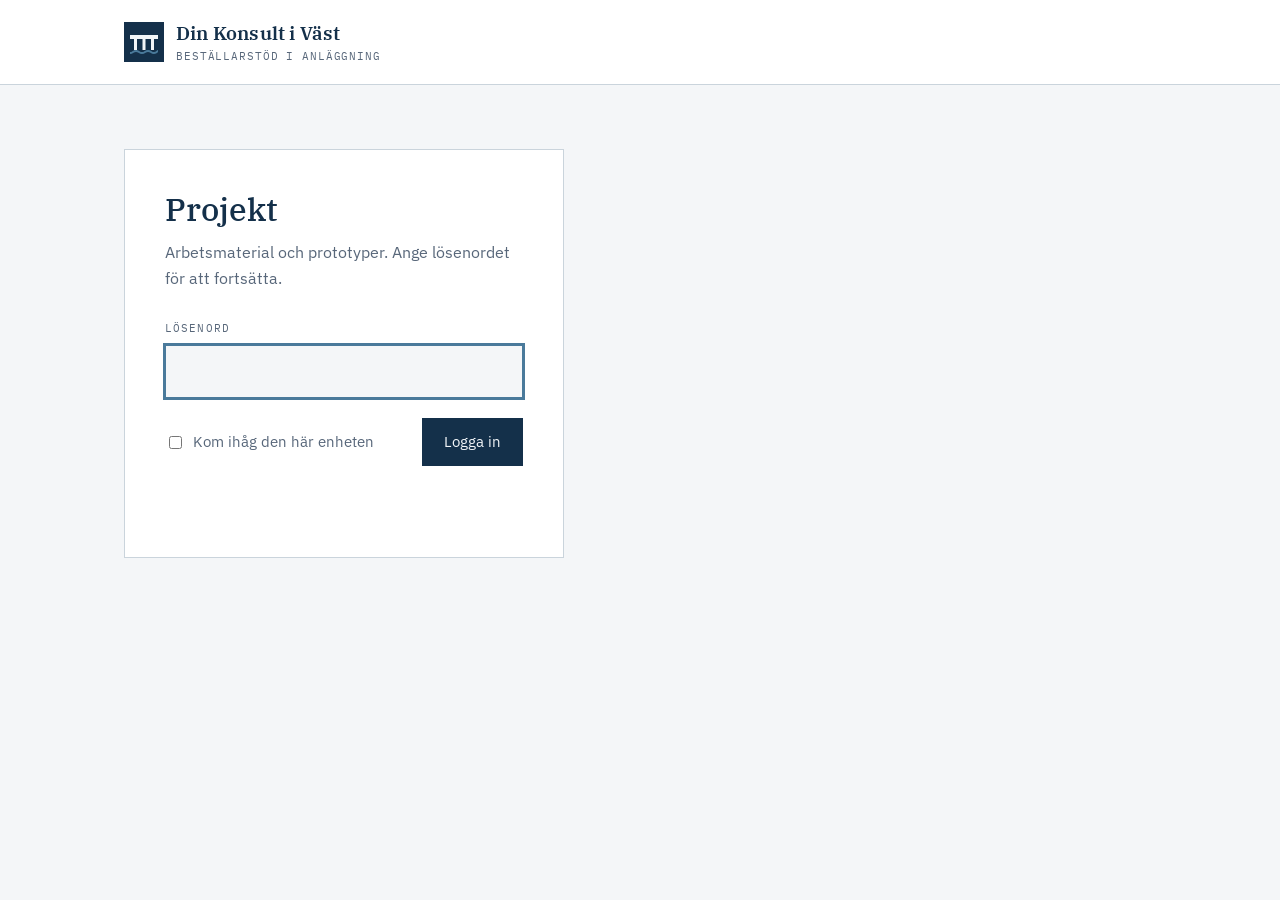
<file: kajer/strategi.html>
<!DOCTYPE html>
<html lang="sv">
<head>
<meta charset="utf-8">
<meta name="viewport" content="width=device-width, initial-scale=1">
<meta name="robots" content="noindex, nofollow">
<title>Låst sida · Din Konsult i Väst AB</title>
<link rel="icon" href="/favicon.svg" type="image/svg+xml">
<script src="/projekt/las.js"></script>
</head>
<body style="background:#F4F6F8">
<script>Las.oppnaSida("edY8yciHsznxs5j1fYif2Jllaq9e+IBCAwtOYoBr8uAPItkotkk7SknLsFaLVvQR+pQBtEeOl2ZjLQ/aygaBWanFQmLYeShaGpWCM5D4p3bff+u2Jkvpg04vIoI/WqG0wsdc9aHS8LFUzYCE6ihAkvPFN58kOoHiGMyA5VYo9nk9PtkyDGQllK8WKUHRaOOp3Y3zSo+523BQjrhu8WYZOSUucquSguSHhq5fMwScuQN9wFmCXlVWR3VXe2BSqWELAmMu45PVFj+Y9LoNuwl2LBIs9h7Jn/WKJbWBMq0x50ikEcVj8rJxzlWg2QxMPhuBEMABSQGKPSbuwvp3NchGVuN0i8L2NVtEhZLa57QT2A0trYPMcLTm/SX+poOpKjWLf/[base64]/5/TmV6r48hsEpsy3vP3gdoH06e660WSJfndS9sRjRvmCqW926lsAwadZnGJshyGg//CEidLlZchFtxMVSEx+KD5oWPdOxr6PHXyU4FTacd+u4oCygMiWq/WErVmuXvvD3n5IaPBYb55BGUzkKEMrv1iWUeq3dOxcsyqvjFSWPDvbX7xysFVeMdIzdQXp2bY21KM0RPqBNXFLbtmpfz4YtDDWext0DtlnVv4nOXVydmXCwR8KDpIC964Qd9/Kxq3yGg2OWPr5kYRAW83rd2f27ctNwzwWjyDRsb3cKRzZCmkfN9O/TT4Y2MlosK9RPnWFjcSh5ZsHa8qiwqugkOkkB+IPR0V8552aV46U9dtdSVT7D15ZG+Cq/knSaFAmGgGhBuXU5vB8kQ2sEdIlpU5ND4WEIeHC9NN0F/F8zDQjxwpjwbMyGOFcEXf7eIas6RnHm2VhBs3JzU2mj4E1WOti4Lywl8ROMAtHjAeGTOsz4S0CTVDYIjFwMNqJVP2WxFtgasFJYjMWXYwMipAnWKvE0XB6p5bsAvMoCfdRrzguLPG5tz/pSzoAOC2/x0CXoiDZdpFOy8rrM9QV+GIhY0DZ/77PldKZ/pLRrJqd6CL19q+StztpC/FNuIASrNt6l/aFA3hbh+gq95u9k3YbanVLO/BLvJox075aihYeEQQ3EvTtibjkfnteXb9wRnmdx3y1FIrG/WgUoLhYb9XpkaulbX3mhAFLepzt/xXR72HXt0WvACtA0NY1KTYQjffc0Y3DZHHuoAtBGxmOBX/O+Yghel5Tm5JWtkj7V7Znf5bgxRspuXy/Q9/l+/COzXp4oxtrd3yQiIDC66ddB0i7AyKgwnZt4qawVZey103DRMp6OsqzC3HPekz11RznG8uIE8ggRFlorql8R2SJ/1PUaTwZVtdKIdRpZTPoA3vmhMRN/yWaQsxB/OoBvRzGsLRljpG7LPu9CGZVzSCSWWRaHXrp5MvTsb41aukLhCnm9/qxuGsi7XhFCVeaDCrIH6z4hQsHViwYvGlOOut9VojyevHFVBNi0Q4JsCLmlsd5oI3O2puIvMWwzSZZgYCMVQL9fFBnpVdImliuK+VoIsxrQklKQXYzO4YPrwyG7emijxfMQo8FHsB269vmlBBWvgZSw6/xMIJbmQ2OBd9yZSITW77bu4INGsshofl11p/Jxi0wf8oMQP8UqhOzL7jlbcD88c8M9LCB4c3gqSiZbuYj9y0sforiN3WiLtRfI1CycZUQQ3yDp22+ck80Ukvc4HqPBRLdnkBdCDV0/yiDCbm4b9ddv+lUVcSujTib2H5q3gKE5B6WgtP27lpecMuaoRCCCRKIC19ZjkBmrtpPAHKQW3c9Ke/RNNou0CQBYEnMG8YDgwdLDVn67xS0Kl5LDCt3/J6Uv3BnPHyIgqcjx89QIWfPgU9PYMA6szh/67gBlZ8oa1biL/GhrVOFL8PxGL4q5q3zeKI9jCUWoiQagyJ3YKngMCLx7l1MSmwUwsWN2vqdBzvbbTm2AHq1bUOdk7f4m4jXEIeG9qM4Gg4YVJd2KrGr0bSh7HtjzeXBcGKCqz2WJ0x+ItxhQWBU3ppIjIOZiJqWwKBWxA6Ux1HMpp//[base64]/DMjxf1Z9D8SAlwFQQMEazSa9mQAfWFQmWqt//dI3QEJgo96aMQ634ru5PgVZ7jCxPu9+NHet5LbRzhPYuM4Zch/h/eeT7KKyKsAt3/5GUB/HsMPi5dFOUzO3p958QtWEKJSyGXXvGEx4BCu6T2YiJmlqQXiswLpuY+Y86npPDd0jsBEMA/YLNlOcn3PrkyUrn58bFoq0QgjPBxbvykGnOcQA3U0xA3g2jHzqXRCLu3yWb7Nwv/MwHWW3zmJi0LWP0ozXuk6IWjpqAFcNqgu0A3whrGucTipn7tOa9d7fk4oq2Uaf97TjMxKMHIG4PAgJ3kqp5qtDiYMdMmudNI2MuWX3pQQYO/D2+yKqorualDu/Gjq41Pba1jLKxb63YNluu4h7pBcIRyCV2bBksJUYJq7S+f3a48l5VxeX4twunzdiF9ysEI1BMea4IbukV0A19MyIl3M/m3R2vlJmw04OeAYpBrDj977wAM0MRy8mnL9mZCvQOs9ctIPHxx5BRYfzU6p2ThkDUF0a1NIXkUjFxCESTMO4pxK0p/RpKCa2X/sx/cF8hQmuxLu/QAFJAiILK4HA4Gl5tfiL82VdaOC/kIcYL+YbSBUdZ5Q6rzmE5x3dIuuXqNlveD3KnqTecsRP97sJNxufFD9ADYC6+fkZMB0QzO3etMX8ds/GhC9S5C4r7l6xNXRtich1FUasJ96PB+evcln3tTawW+9uTkS5ttcyHZqWL/W4VcnDRRiYWtCmfPdr2puOm+jW5Pd3+2kHr/P3X97iPPRjyaDThdJPqAVy7vl/4aXH4PP/kEBKy2RB5Meqy9uiNQ8aU9LeCYTskZHVPjml7TWZvwYIqUWr1/Y5nfCaQNjplZyzoKcQsS+q5J/luWKPdJEhQQvU9oqYHZ+pcICRWR9T2bRQwiH9t/NCwQKQnkFMJGddUlrwCZz1CaQKKjGlmeIpABEfNYlVtfSwF58B8tTSTb2pwg2wmKTEm6UnywK66Kv3BTPgPfuajplRxZkBceZD4BIaci+nAEach7GUGh8SqhWb0j1c0JcNRNp/NviiPF1cg1w+Pt1TmA5jbgSfqrsWgB11Maa04sqay20+GRroh5P01VpT2Ci4J9PNd8Jl02tSYtV9dumi9XAwh9uDeC0uuNdHjtfZBKR8hnSVkxNUO/9fZPSH/WDk7+rNcvnZnynxMqu3PAN/u3MNbGzwUWUnc9sakbvhfaxdCCVjBP1zBqg440hmGG/fOc/LCMctlXT5/aiJkJ2yLfmWPeD5RPX+g/5cjTUZIiqHF7Eejlrd2gxVhs7tXscPUitFAv82gzvde/62NpAZqIHw98NSZJWeu5HPPDewrIh4E1BaOJ+patc55iwX0RHve8C21Rw2TsJxwRUoZfCkV3LpKWsrkMBu+B3TAHEdydz8quFEsuqqYztDyn4EQoW0aRVAFaTfHyDrJA+tbE/eAHV2ia1ECE2xIha6CX5ycJkQfttMUfgvlGFcEsIMUggHphhpiLlJuYqdWu9+2kSgCGgFRrsnY/vXLQcgZCT8Fcej2pBtROtUe+Vh/vPi+eyIUp4H0slxNiq+aeJXnP+VHFRGGKNKvsVBQb9iC4zJbvxSYpsw1Q52aE6Dnrr5uXD6eCTW1i9OZujVfSiKQI3/A3JLjk8HEDhd1inpxw/MAMVbL3AtxGnkQN8duH36awNUr66+vK1sU/7gL3UNIgkS7klCLTLgb5UstlKPGvhmMRuBE3crlJQGOhBUm0NDXO9uzt2qB4K0JI/XwCpTArlm8n3ppjmb+KgWWmIw52QEaXVtRC109HmnFeMrlId/SZDrM4Qxflxhzi72UJNg0RuG+zIokegDTQS8RQ0cjmKvIHpuuAu0mCC9KA8uUs5bCXVMbHm3lCrfBvQ/X5ZKX+wK3/NnD+g0AbPjFh2BWyiXs/kKdMxb6ZT3x0l4289nlsRj5NrFISkvAPokka2UGkV0nSH2mQWTj3oQ6pxe70Uk2j9wSlIGFeg+FdW/I0p/xppNbn9qGC0xG6wq7a5S4WJooPpIEIL/cwCQo8wWqJR3t1HJcbulCYfEyw+emBr4NvwPJ8e9vh2BxO0tYSNuSU9XFm6bBCHg4LzalXpq1htVfVOhrOC/jvF9+wpuakGm08OYGJf7FNK3CU1W0c0DwWJCvg6xHOO/1TnbzMMnl4wLENeb9rBQrk19fqWDhVhpHyU1aClfnS61Vd9ZLPiibMnCgLdlaEck8HebNdDK7lqMWlLEI5hl/0K4ZGZPKO+/QaKf564DStOkEOwYlu291m4DGfHAPyeStm8K0xTWEWU13GL4x4Jw3tVaUNk4iW7GzgFlTBMiZd/nta03q7nAqAW+KhpqlOabD369jUswF+jOohaJoeQAx44xh12bTCU9d/sLGUVEhKL6DS6HiDz9I3uGMGDAKHjkanOKyMUTzpAmVxhXhbE/TPJ5j+qcYPQ2vfTjLYFHp31Ri9bLmIJdwiMjPA48Q82XwbD/i/aq7BcaWYcZArY7vzknd/nf1XXMM37nk7H2+dRVve9NcHjo6SF1kjwdv/nRQcoYnbgFaf3Tl375d4VdjnhzymoyRRGP77A25PpIXGjl3EmKvQZZZ5YUDUn8i4/FyYOdd6ZT4TG3MJSxUjg3y7VXA0MVWZwBfYlbnixBWrGXnStA2+chcDVtxBGOoaLKCZam+042rQWTHHWfn2ZXoSu9J+EmA8t/vg/cgSb7Gdfnq6hRtDmLK8q1RbQFNa1v5yPqCGD5RUdDQQrf8nl0Xhb4+bhM+4ixuFib1cQT8fqq4PWWsZQdEsYxvaKVio8RvxptM4bHE3GLTNU8wPo9rFAJinsVCOdlRCzKV02SXtNitujaQGjzpPC5ZhAJkceXzheqrZs4s16HAwkfPahbPUExGJ8C7FY/ZdPq3YcXSXpXdzkCqaBevZEAsx6Xo+Ib+PxS1QqdJK3yMaCCDn4qE1oURfivyovpioikge9Map29sI9zfCVRY82LIAs1373qdhbUJJNNKD+8fUOCBxtdxAJLlktprRR0AdTocZunK9Mh4aJnTwhB9UA60+0J8QOFfBTQ/FnlI2ajz1sPR5dRg8vFF6Tr9t1LSds0/cOOfs8Y/+c2757wyOzTBExV7SgTaXSoMvjQPWgMHuTL+dSFMchF0AtDls1V+KHio9CSR7w44NihBikjenoA79zhtjrW31R44n3RIOIZ4IbJ7Xx2ptSitDfoblpQ04otfDj2p/wu/DScB+hBfp0i3IN47O+447URfdJ3ueAyEsPX+td6R8/oREPgHL81q4bpyeCMC2t7pTrq9HP4mGHioMYvxXBHSwrwbbHt98ZBqg2r7joe0+/ocgQMmBNo8deAgTeTMtfkReVt/O2/hEvdIOYhV/jpy8aOwDIxkYq5QV4POrOjEW2ka+QIB91hSwiHhBesM36l/68DmcdJazs47h48YIXXNlAvBm8717t9PZcBCnMaolqgvFD939SqNrjCIx+tMLUjtWv+7a9ctnj9USiltjN0rD/nowzCo/j/ciJDwh68iA/uL1ZmqsPYTAJUaoqMil06aYCk5jAn0sqiE5E1k/lEzwkSGX2dEIMs2amGmMlxfFc/7FVqEEEo754RePrm/fuAKnfvbtk7WuWZ87yyXScuNLc60qKdWZLNklkqMKn83vYeM17ccIAE+AitVZRblwE+83B4BPJcoIyo5yHckPRbvKqEvvlBWJ9ho/Ry/[base64]/0rscm/yeq9DyjqiyY4qHxI9yAIBX4/Az8EcWP+49xmjS0GNbKVyzRqUyCaoRTQdrL4VS1NdZk0iluvKGXYyZHcOV3UUbsSDU6hHnx4dAe3D7psB1BCsGzWVgWEQMqaCt+sXiLp9QKE+R1X8bwJ71MfaDncZ5tsTkmtmJocpQHExhv178Ht6OJ7BN+J6++dRiQKXUl/iAlApis5XmXrrfLgqr+AkEG3oa+KgtIkkW/tIn9OHnQaqbPBPcwjQMT+RjcI+3tOMWRMWODv4xX0qypo1FeqABUsDsvIQFhpepiiLQLa4r29j218cDRSWkVLiygS3RQkl/dd6XiHey+CYMcQfY/wUnif+Ojc495YOPFXbtU5DTE/MRr0q4MSnMVzmSwk+Idd1oNiAoTQ4RZopOsKP3QVuZBD8/lUlTNtrWr0L8nqfFYt4zYGSORWcD7YtV2xBCIkB+02Z2cqE5OGDQOsdJ9MJA8SBaVB/ip2Zfed2oaZE4KKCNNHhzobXQmVo3yVQ1KX2rYLag6HVjsBzKRC+VtFFrmwebB1LyqI1BxR5bkUvfa2GmQV71M+Ak8HW1UPDqDdNODVSfbvJyhzVc17CkvP0fm5OK+52zs9BdJ7pLmNcYldTH4JsDn5sNa05xjbg7/ib+C0Wg7CkwA7SdyRDVd0WCFoF7Zj70aV0K2jyW/YcnEM31yqRgwlCrodRKRD3JMK59QY7uzG43z6Yvj35qWnjg4StF/3q7xKh1XmegFiMRLS4ZJX8ZcachkyV0KOAJ9A0zuesBUY4EycPN95JXZvmhTaVBzG1k/5YM0otXVUykPHyTVvsYh+b0b+2ofrnmBy4Z6D36KGuxbfr/CApNQbgbkl/Kuj+cJxNQgFUTtMjRfzMPzHqJXFsrrsUNNscVupH1NhJ7UXkSKgXCczYj4wO45vFXsL7a3HleCueEXQgk3RUox0fg6CNY85KUuMY5WAms82JEu1+Kt7d9aNj+mt7q7AdRvLxILrokhhGRtYeSc75U+ti2TF5ewI8Rmh58A80RLw0ConCI5AUbU4WOZMsSJuMIHbF0/BdMLR3zZHaivulsyrcpEx4E6vHxHzf5QusF0s98hUWjJ5TrAc8MlBu63xbLSLdAxtRKw+A0XYJ0+pBO1I9z6pSkaXRM+bSg8Y+zu5+DJu375VtQmSyWlZ6vst5qsBN6wK/thdg7aPTvH+6gaLyt+ASUZqNvYoyyIHx3xywAkjcmzJOeDxbOi1mhhodH9qwv3LdLQyQabjwtiL5i2iqs5/utT6Zigv9YixYsuoG+2Ms5u0eVPn6ISDtjJ+PU6sjJUs9ED03Xfi1RWzGKvMetPJsjv2G2clR9gGJ7++8geHla8Mo0/JmgU+kDL5h43gMcYpYTpDO2vb7+25QWiHJtqGWo5g1t1yzcyMP2ZV6IVHeWlK9Jsg6RCgY+qguponziB8Dhsh8KBFI9+3DMOQ46c3Gnyy9ZoRpKiTw2wmZDJvOu7N5Y2/lMh9zzVKAyXNTI+BRBc80iRHlW4Y0T9tfvo4aEuRsyKjwOhD+FggCypA5mK/K2eVrCyceNgXgAxN2AG2iOSA2D+DlJofEHgy+TyWijlDPcCQ81UAx2tj2JSYGW9ErKK6hJGY9zpWB2l99d75Oxg3h6NxcgadA3QooidwjXuu/pKz3mGB4mnpVpJKEW4dtAGIR6xjoRqbQV34ZT8HIVTirGxo2hVvA2zEGj4+GhtRboYX7jmtPIxD8lawBadPXzt6oYtSdX7PaYIOBzWC/[base64]/woYT/zv/E/DDgejjru/[base64]/qKdH9X2XUh695oLwJA0c/Zib6+LVZZiIq/htUI86+WAIGfx/R9F3WiQAF8HQ1biLIPrvTb3RVQC51VvNs9KQ78KNrtGVuLXEvMhEqPP0KbFpOcYmGbIoCyYxl8fL//zdPvo7LrEGcX7ZzH+1c+DbDhW3B/EqA4zouALF7llFQ9CrI4O2E9qOCfK8HJ2yWvc6YbhO/VWY3wbzfx4LooN4RK/P/87IZurUdsDtL9/a/0U0BAwKskI42Omc45gZoMEGSk+rxfkgEP6VQpaSwCGLqXPT4qDAEiQxfPDzboyvSQCxPxG+erdBx5iqB6g/HB3Jr90smO+nrBYZAcgmIm0XDIkNP3/TS4YOtmCRHGO7ESIsXVMjakwQ8+3lSiGwrkcGyyU7NMxIHWxWs0NlLxiaHKfkThoNQFRFS7X0fCLkaTUoOEuvWp93VqRTDsXxwr7lVPJ5wXYxE1fC3N/itpagd/hm8IrgbRtuceLwucJfJwO0nXWV7ULNoiGmf2ZKqMjQRZFoTzQVRbaOivw/aXY1BcvOeqFo52WFiEGoGqvDmwoVY9A6jrcMlZBUWOyy9iiRLJaf6uDxlijS5+CRe6bRNoWETbkgWwa7wxSuQ4H8Ra+FJTX5zJ0/2sH23YuJ/pZQ716qONdH/9MlXDzp3RFm7ERcE1rqjKKE+IkLJ+HNHTV8LR6boa3BvmnhGeAfsBCi23BOLywy9nohG98LWvdAVxqvggSzfQVPs6XNuGUKbgWzI/m7NVax/[base64]/f/dkLWam5cA4Auh5dwv0nUM8X4E+Xd1XU8waCO+Z8Jn/FmllTH9K68LuhSvuiCHIAXJpWcmf/AR+jeE4DWwpWQiSff2bLUvaYKM6DESQt0T8C5Ms+cH8RLRtaZ0iVcKAduVkREeyEdJdzemFyoUJbszCL/fGoKgZW0kb0qSkhos1Zroxk7rldLRF1nluwmDAatY7Fg8DdmuKb8uDJTsJ6sGrcV4PK5AZiVWofP3HcsPzANBQjgTcRkxWiyc9JPTX5d8au/8yC3MuCob6NYPxvqI3ADuZ9amAXpa0QQeXIjpvWySFqAlgEIeaBMo4kXX6aYWByFfyRbldI+CMf1a9Z3orY2jRjJ5R52ptv7K/L7biMHAavhF5vCr9VPbAFd44kF9r5Xklwqc8ezqPS8bqk/pnR22lA6tc8635GD/a7ej4WEapK4zLnWmChSJPQBSGrFy4lec8tORERlluPhZcwbUwThlGVLYH7BYOQtgWz6XLJOuWr2b/VzkMeza8iguEsupo2QrhSCa5OSqlOfO9OJQBq0vQJawM6PmpOZqaincDSHvpDSGRuxI7GzxNWXhxhG94FqgVKpvbdfBIN6KLebj4V8Q4tj1z9F4e8AQlpWBJh6/9NGWAMoI6PctPKthd8UOcnuQx9RiMw7+FqYEBDkOOiX+GznAgdSTrN0wPHgn9bLj951dSnKMaEMO1trNhJrr4lG9CjE/EaLxRV33wt4K6idEomoFxgA2ITD9tTc+gNQUVGuH50HBqsbSEJqCMgpk5fFhAhrvN/HBmEupFHCT7KdQhQx5GT8bah9ywBxSa9NN3JDceIjScAeKuG+Bi5rhSwJfhIlE+ns3MbIlpPifE0i6hI8M8ngB9y9WAyP2sKYD+zOC2oMhKE7Kl2T7RbdXckUCL88lvGag8kmzX9+B/3NGaZnpMspwFXK/c/EHwTsy26mp8FCE+GHDtB9ZeP+Wzr6haMl6y0r2cyCnrrr879cBCdpsfQ8JVI4Zy6A0cG7QfnJ5uFcB0NGrnTLjAG/[base64]/McMf+kp7iFIoQziKBx1xPEn7FV1TRDr95lggn+dfVB6cPIOq1G87Qw0PrhaL67ZPe8xEWEELtLWYb5f7Df9w+ytI2XhDnVYp/jtRn52iYXOH48nKibOEP+KWDzBKijtiTWsik1mUe0r7yxXDd39KFuzsnLgpwPumCvukRU/P3YHTtBe378T8kGygLQyaTGhJ2u/NZFEnP7M7avzZu9L2KaRMMqqSuC1ZN1hiR5ifDRPfUr0xLOjAkELR6iM7Q60BWNVeEGQXOU19IUxrgN95SOVqFgiUwieLxzvEHiVW+MX/PhoQqBtyHtNzrJw8kP+I/ikZsbe73x0S99QgpQTnAxBvE82JWpWRqfqpVw4Gmo9LFEF7CzeDx1imQewlD0yK1UOdiGB1LYcwGljKWe3VrSy06fb6MaPrVSQKeiPQ7VS5qfVoOL245r8uOe2Jvik4wGOgwssUkNt5B5jUtjop8dHh1NxL8sYk0l4qtxOSSuM0/vPwO8K0kDn/vgbsewbgM6u8xwnqf1UE8m+D5QZo4G+O8NLt/fu1M5DFaL9C+Hn/3sUhXZtX9zt5tyXSQmEM6rd2kjh8Qlqc2Yliwtj4KSe+F1El1JL9Z0GQJ3EihQyaV3MJI6mNIfi+OakWxEx6AFpF6zGILAd61g1iA6MSPO/mVXN2yJ4LR2TTLa1XQYpbywkLPVgqXIcbxGuYYoyqvxHGw1rOD2ci0gf75n+0QGf1hb9SjatTdq3ZaFu7ch2xVVnUuj4GBXgLL1tFWfQxFNBJpeYrnZ2Cu9f3qjD6OOt0JNx4i7sHRr/LQhYIIgkZjjQKppmFXgcb7EbRZqv30oLsp89U80VpFOdpqvXrxIMURHy32lfrXYgZnD41G2RtFGQu+ycBjU+TT9LSzWul5XMNMBYgOMWlFER9/fxklDnQIxdH0ZAxKQytsqCspc8tSqfYM3dmvxJEiKsqSSFpkKNlunFfYmkOGtOMl5M64ZoUl4ZNIPt9TgNCb6gLQtYuwvH/rq8Orla5kqG/9tmExqp5Z+MNOxafTyjznKjlpNgxUjw7AoGiJvrf14+ldosLR7iH922sP04a33rJyesQ+a1cp0pC6puLMpYPJUhk6CfTsbrTxkevKstLZe0hs7ZP3doA1BLx11iWLlU1OmN16bzIJO4KRelsIANX3qJ/XxkEspR+6N0hn2l3oHWItM7GmgUfSu05GtgLs5+7lFQG+pAOwBLcatBOduU4ywOlLtxQ52IktlF85zKBGsBDII+mTc9wR47gRnHiW2hauS4qkW8/T92CRvkM5iUUwQcAV8ZtoSAtk9ZeUbULt0N3F5g/jc2efjY3FEbvIruXq9/w68eFSXiJAfJm0XGWXVHjV5aCNALfiCZU/oPJorf6iBnQ2spwK6+ETIbInzhN6wFcP1NP4BSkjvaEbh/[base64]/4KXytn/GNtP2QTS8Tj+tmQ7s3dM4ZaZe896l81ttmIHTADOOD9UxJOvECdXM4iPhszZX3nxA7L0H9UgOkfvl6i9pP+0dLBUfuRLj2GWbwGFd3UeEf0cuNqHOPSQ5OeRjJG5SpF/4YzD9/OV7JMa8N/3Gdkil8FUZhjmuHt3m7iFIDL8rDzXyWkTyf8CLU02Qaqa2EEKoub5RPXMDwarKSH0jwfzmWQMxTXou8q3sMeLIhU20IOao50F/AAXPa1F6GaQpH+aXdLYzWhtjZIGM5SCaX5ZX5ts1LQGoLr2tGWIBv3OOUOBwUmFSjzbd0oEvvXKZGNpX7SxMiheKEhRdygnLpjIMdhXv/WxpgMgHQRCcl4/VoWOjH4DXLKS+A37qk4saYxZBt5OrB5NPfUE2LcO8JVMxOSOSoGuaE0ISnuFeJDdRPZFjvLFlMCqEpW1GRDo+gBuTpF+u4wLSefHA8/Xol9DdnHT0bfW1C/biqptqV8kJHrs8xeHi5VrbvGNkV2pVEbif4iqj/Geb4LljLfkT+9tcuEWVLjjYoNpQ+YqQ3U22mAVf/mODuvxE/UC5PJRL43IGEANHJT5XV5vMcYJ3r1C3DGh6MTgRJ1nrOFAs61FhESmVuskPPYNnRJBBSilYjS03/ecREE4x5yeeY/NtEFOHBMsVbyoH7JEejNyb3rEkTbWfL0YaNvAhRKX9c9SbuVQJQyUtZCraXChlixwDtiTdLSnuCzdEsC+kaUF4aj7sCn8mWNH5g8QG+3BalF4TclmqCOiCxADP80hUhrkGgQZujfUOs2e3n1Qgz/eDiB2LSF+9taPAvhvqtcl0sheBXwTmCNGiwn6Qb6WvDL7YdBuehuQZqQ1vfRmCSsVjrBY0agM708j8xKehVOVjsDRCtfBMKjRQWNbeg89S/[base64]/SeSrvV5caiiAnjGEq5pcuUe2Lt/qTNXqadUQfMupjr6qXwFTWoWv0+Cy42RhirWbwhBwpHrwwaWQ5IolI4DsQ0xlMEVj8jBWQraoTb5S1AXFUuowL5qPjrbUdnHN1ZMJvyIFxJTW2a0qrMUSWEvYbbDom7rpaDoiboU5ZIJdnas/s3e9cACJJUR9hPR+Buzm4KfbZcxioE1LbP+IOlge4l5bCZ094cx85z+kJbs9RHyRU4/lq5nOfdyUatXHdBIYhLbuWdwrqi/F35W9aGT7QqZC5Bv5E3rX8MDtNNYcH8ePx/6Ek4+gmGG0QQkTweSkBaY4yhPQTISUVMzIOTSiiymDFL+1bSdlcMaNClVm0oHbo5BgoYCpFvGpwaeAZ1Cwlf9Xab/VuvJpPczX2TzzCAn7ajrHW5716ecRBL7X/TlsaMT+ZMsZqUZkOSdIPFjDcpaawfyC0HIjZSyW8tZLRPHXsHBW0PVo+ysHhpci6Oo/Yu4vGxP7xnvopivqgUMtlCiobCDpPmZmaW0UYPMivseeQN4QSEPLRvlifNXElFPQLxK1AGbS+OaBImG/6+QteeEZnoByZChz1TjKB18QmiXueG76hjCdM/MRjZS9/NWmz40EtESYY4AojJevuYDhGayAReE6rkRNp96qi7O4gCUGONQvsNTHSbKVc39a1fhsfSojPl6cdEV9GRyqthJ5EboV+A3whUEKGRwniUgOViA4F+bjEypNwqo2Rl+R0e5GWntRewk6U5ZJvpstiRrVo/uMOsKMcYYg3C9imehCx6ij8Hw0n2v9fk4RX9Ju2+dM3M8+IkgGVzj5F2DVdGvs3Kb670V5M/umVfLRH6yp6IUWZcoluUXYFMSBcoaZVkZmKdqNo5Oab53/U7UrejN/jrs9e79BvOLFM0Tib6yuEc7dVB/vCZDngrKm+B6OlD0r8mqjid/mEzbVMVQ/ZeVq0OV6rHK3q9N8vS2Ephiv2obnSBlnMtFCM6yNN0FTFA3c7/5xAYYZQNW+KcaF5DUqb9oz9XzWeqf4SCDjJIbCANCl6kwXcimuH+a7ERDsHkIKxvXH0SklPEW/0jKOba3smeePJ7TbhEPfTxzTQx0qpkC69WrYt08hsCDuMFrktSdvFQOFs918C1Gd46BrSkJ0PprNxU5e8j7Q8MYeQjEXGCGkJDhZDCvuRO7/uSAuKIUBK1daSu+Yfswh+QqRHgWn+3WH74If98RYUsIbkzsXq9gm8HJAz/de/D5QRb9qaTFk/n/n7gdbJoRn9bCAl/0a5CxX+JVf2eI0exYE5T26d+3MZ7NoGZ5RtK2YL3GzawvWZ3TJJ/1yURb2lMOKn9q6f4BaOtmY9y0DuhEMioIuR0IdtQXXZgBeJMWr13Bhc3seqCiat/lCf1TucPNoIQQ6TvDQgcJyGDmLDu0U1MLS/l7BNK/FRVGkjzrGOQwoDRLsKIqCW0/ukfn0S5ckX+IAgTsIYRZTflQzZ6WU0uryU5TWE4U5mlM3O35gZp1ofn+eBXE7sjSLb7Fp4lOTZYl/gtv3Q8gK70WzQJSxZCGpaVm+we1jEBxciQSdRFGu2Zt3P6lZ6jhba9NZKT7ojE46AfMhBJmQ0DKYs3zwQnVVpQuGMBiKnU8HYCm/d17zShgN44ptwaGLnJo/pXQEtaa2E925vSSH2govNXna+CtOPCr38E/ZTQAk/lLOEC0wIfZcxm1NZ1f1Z5PlZ/pXBh2bmngyTy/aSYmdtIbV5p535x213TnjmEMeGSwlUq9nn7xnN4VlaOay+jPE3T6vTXpSdQCOs5WQAvbyAOzC6wYA2dnHzPnLs21y9FsSDgVuZfBSouWP9RLvZ55ZrE/ncNVlgUF711HfTm1dbykQgOj9RGjHX+W/itDOYIbEeOWnpRLNXIWaEUeERetJBUYxv8E+JqgNJfJyhgP51XvSSwnGUKEC5wNONhUfmYvdB4bmrH0vsrL6gaLDODiCIwT3LNPW7JWISotSy3fWhCLvqR2XGIaD7lCrh3RnYakXdwnChZQicjq4jMI8wy6OGvKkwRIG/II0Ehp3vD6XAi4SE5n+3/[base64]/dL4UWujSqklubSAopBdNDDV0A35nJ6q4j4fu2osdvyvhFOzMDXKMvX/a1O6cQE8ABrNAZ29UisKYZK0PgUzk/AjbakhqEyLd4Ffe3zJ477IxqBf/CLARtVm41EZilHRkC79PQUEeE7OtNuQHtGFZmOgANkd4FF6ISiM/amrkNVQOqeDrSCQYaGwEEKnx6iFRSD0aLLPwtPwPaV7HkLAhHVojmOdWQ0e/lc/I7WRWG+KFz9r6Az8GhdzXuhpSAzTkpB8X5wh9H0A//aYm0omNYbNNv3itXANOW+B+dd+KwhlgzaEBLHKZYPRAAfcT4c/SXP3jc3KhMGbi7liABfMJA/HjtuIqOcYjYb+TAb8/di1B3P5fZKuBiGqDmiiaaKL/ReQXSTQuFqlGmBDnmYr2uONhTzgS0J6igQcawxr6vqrUGzWkwweclnXAT1J1ZqtIOai6PB+lEvNFrmkjQe8VjTRuF5z3iaro+UhMs+jWDvw/7rZfCq2cM4VLXP3nQ7QA9vh11vAbAD1WykTRjq+AR9x5ripoiHXvRD1a//IshHylW8No3udhHme4MI+Lx5FRBjlgKaozU6zWqmrExAwYhTpCLQLvTwE1TE6rFzCXynXmVhQoRPsP2VTjOCl6012O1o2bL5YkylmhGTnh08iZNj64YuKf0+zL0vdsXouN/eY3q1SglGhKcMyHJygm0hbjgm4RllyNhZ5boDY5sVZG+XjPwHYdvDPlKFy7teHx5CpnSnmdjSl9xizOVq0B9L5460ubzT/qh1ihJkUFks5DzQhbkMx13W183FWrZFjd3myUt3mU/3aqLIzOEcFK9iVpwg985fFuxFI7RxiOsS96CkWBx3kJKhleP1b0RX3LW2jVyn3sauzgJ/oeK54NfboYlFKwpbLhUj6dm4oPtJz6FQFy4TbXhQY6gGnZVH5I+32IiGerZ3OLUXRXIKizmom/AdZ9jMm6xQ0oDhsihO+Ba7g4tTJGf+PMduJMsFUzn2nq+Iafa7QMz0wTcKbWSqfvUrP0bp/eWMncAJrTI6HOuz6iYNvctSv9tQNUABkB6svSZDDxFFH/38SL89O24p4wVqr2MHV0NFYh/GHpmCTVnZcEZFpo0MrChrUYgA/cM3qNHhZCFWnLWD1kX1pGt28SWGwor6VO44rHM09fhahqbtLWapCxvXavlVZJJ7vNWbDPr5wuqK3XQbjp7gdMcd5z882DFmWdcZ1ARSxb2BuNTbPwUj4J+UTgUkQ8llSGlmJdvP5IPNqvQcBEZu1TSnh4CiFAzjJyrckBWc47X4X/rpJu3omIaqzaGMSDpvs3+n017pHvIKfbaSe74pZg/[base64]/UmSNvSc069aYKd0eTwwNy+ovDMJRJEk9sUD+3zPvYgnBaJ8IpHVD9GaZ9Gzx3uiUpP+uOYUWE0C/lAeJQDQKMbuvSgSUC+nIH6RGlJVhH+VS9NgQKDS3rymaTQryBmXkLHzx9OIYb73JHossJfgcsBIMDG6OskxcuQMJGtlac8TDLld5qneWm8WHH0GDl2EOmvGCsiAwcjaSWws0iQCE1gQF72Vck1+IFh0m0DHY2qXlPogmCegvgKPi5PP48NwInVzrHRiy/TW8fPh95D5hdecyKzUCNAbNCzarpwMOPkAWVTrZm/nbJeR+7H0QrsxuMFq78HbO0XY80jpPyuiGY3UHE03C16/3xa2Cv6/3gsnbk7PbkdqrUPSt+D4zKok5I02SL/cNrRDPdbLOrM2Fqfif+OCxCRhPwyn8nsJQorknwoalBiayVOfpJrlTR2lGrF7n70+7j/DbU8tWzDem7ypzoWCsbWPWJuPEsunII5VaGhHFN5pCBed0D+fLpwn6cjpQpuRobx/FjCHsMGKguU8sclbkxTz+8F3XbKfhs78YbVxScR5WW93vZ2V6p842jegBq/1/PzCRHJqUBDQ2VbsZrKBaLhALzOwTJksRsd71zggCJpfm9J4xNZDltpOi//6Sb2h1Yud6CKDzuVXIs1lSmMWB28LFYeOAYHbzqY3WZ9m6/PqPIpiVDo5rBPZEqiUoNlyMCCpoVB6qDQUFznNnNiWas3CwqPPv0CLj5696s/q+d2fp14gHhy8fEtswiQJmqAvHmpoyoK6d51MvlmtZAvxC8FlRbbVQmPdmFZu4lRNnwSJpOSSlMF53WDT/rwjSkQEpgm/KViVHtldP2JGxE/bQCFwYZitg9FTWOEBmGeOtCQAVrtn/9uBVha+Tkr8OKcwI4sOETsxfDjPjd1feSp9bFSmGiqF4ywj4c+KbH5wYhap+xR3yH41brMundkFP55cSspvN+5cd4eFzNxQGU25v7tpY4csZssGqKFAhwvdEXl1RnMueuLEebUKlWtvWbll59QzdGdArx1MF/wC+Uxo+/DJU16DLUxDkOG1R/SQJ3s7RQpTPILyNEWIpqzlR6iLr0iSSErEoSIMsA5+228o3dlpQZl3YVolvndZA+u/lC3JUPT6rZ5aEUThARXtqewfGY2jugthCvxE6f+Z/aVnCMYxkIUCLrnxF+4XngB+mqTmTuXE9WRm7iTCB4tDV6JkOOXg/mnZhZ2uY+cJ8ZaqeBXTaMNQfXmWJtsg1sPOeclqLEWrZwMbtBKPL+uDjUDNPbmD1PB3QQMx/2FIuDKU6ZBFAEZvFIlft/[base64]/cR71lOoLEf5zMQVyK4/HeUUPYWBTcTSJoTPchQu6oTnSHkYe64mUPDCQ7U9L64BxHnbZyxXI/6tcbeI1Ne5TB0S18uMJH/KHHouSXvryFkvPV1lRITbwYrEoqV0MCLpiH1A48WQKK/UeAtFGD9K5i4tOdw70UAN9elROEklrA3LXIEP78r4d7lRaSbMV1Yx5+GYpxCwtIRTh09tr4omTeM3vcUI0GVTzjrk3hTU36p1MIrDvLN0HcEcBB4tnrDpekAwB/hC1ILwLl/cimGcoF+t3XnZX2J2E2RAe7gH1z7OpTtfO+19eLjNT7bu8+NZyIpABeO4bBfhxqcOg0i5LWNJ6NzTJFp+l9XB64VJ+APk/dvDjsmLQeMuPEFPoXOsyKuCNdJEtLqwRD5jVkwZ715osgfufoVjJEdddtlychCmaVG5cwA1OsQGwqcx4i3iAx6IA/YdiIYbw6gkw9v4ST1Zg9camRXpIShOCwRXjl/j4BFroXCwrMBJW8fXOR5+Ykv2Tj92ovCWcqXmPlZAOGR81bhf55zJkieCsOpvxU7/xvAbx3KmRSxoXQ5Jy+GLYfUdRvMRC3mZzXvb5U1mzawYF1DNfTm7Omjuc07G97BHNaDNFpx0zhfplTxqd3ptRMORZVsIz8dq4nWCQEoFPSMaWwQnuWmToxaNtwj0xI5X2cPyao9zAWlg/9K63Uz1ytsyZPIWZeuJJ15c6Q2W/4JVAbwI4WbTvfkMujrslMJa/PO7jLvTrf5SVWddCNFzhpg9szDl3JRPywLctFxYvzmaV2DChP8ztLaIYigtqRGUDfbSXRUpj3ZmJCZzdCmKdEusWK61ucxdV+zxmRimkv9WNa40q2gAtu/l6Ke1nYTbXcn07+owXV2sUtcTIPd7Itwy0XuR9I5WFk2XdpP8kfIs0tbmHx3mNqNYk+gtaDA2HhX0azs7L2vlSDrwx/y3dTRLfhcvLg8JpD9pZifltLoGqKHPifvuMStROwAdzpM77RvV+d9QYtvrMsscL+W+t6MqiGMt6RYARynpIxXYWXf8/eOMQINW70yC67hUiC/nzXz77NMtPF4VYtiQOG0i65/[base64]/cjaYza79ovdykRN0tN5eO2xWd8cPb+DngKV3M+llrigeeiy0KaVz1PAGR4BpbuxX/bxunz3jttIJseJnrm6roUfJSFbif+BdbpSrBy72Z1OK3btKqv8oqi0YqE9caIoZitD1e3gTztspuco6BO4dzP6tXe+BnWnobV0G/1b372/L023w9BhfWIo9OJwwVCwoeTmMzPkcfP8z4bp+mLmMXLvGL9VcLhPi56mS0VmSTusxzdK8Kb2ZEPdKjU1X57xe42t24p7fscdB9P9GlTLFaip5O85aflPVqDNB5ezNt+3zBnJVh49eMiOIZdoi35YOv+UhSupm4ymdmRygOJWxiTIN/19NfuMnx6gcIy9rLl3bOUytRwbDFrpUggLN3BSpAo5642yKkjQn92KYHGRZ0xN3oUeoaEm4sKiPeK21eu8z3sH5Kbrhocj4EcEfCYELncgfNR+ApVR/eScCbKWJ2xNq/4j+1e1dhdxeYGh2AATscTOLGxPgHdZkrv6gpsy5SwCXkqWrtMG8BFv09S+ruA7H3wPz0ubrhaemsH/6+mQ6hHFc7LM1Sj6m43n+HzfHpsIs/96r4k7ZoQIhtw+8iaS9U+mB/1SHYaqm+l8vjmqUgMSpSJMIX4LXyoy1NgNwT2PHf8U8fl0ybYPa9FHlzBUv60c6KyI7REDJcM25GhLLVDW3C7pLZb0c7RN2mw5wuoQSizkXaahfI8EkjajHHM9JXJov3tBZSXUDguLgDRHoDmqqLhGxqOTJxpyfWf1//N0Yh7dc/BUeA5kF/9o2OKRJ0T93wk0N3q2ASO2gPJAN1+0AHzoFyu/bTMAZsbDRVo6hGk6p5fkDyK7tBBQSotnEbZcb/qVJr08y7sfCyB7YgUpG94r6HgsmZRNZhtzlZp8bKlBgJ4HhQCPYkN0sDn3g2Gw72Qhbj7fhCzSLTQWtE45MrIiWzsbxd9puxFJE7gcd0cSi9qWmdQL/Rb+ShsQ/Bg7NeNO8V/ybRZc2Sfor+CW/EIxiSDyPQOw/Hcv9jPk2nvfxZBv908N2B12cNemr/IVpLrVFo3SAx/gOq8KN+uIM2hq4bQuz2B/XFLPwBPgGJBfkDi4qskgSPiknSk9vfMvagpVlDqZr1tytZR5qfyJJHg118Behzbuot+F4C4XdHCbhmu1QaeZFWpkJn7n9V88y8RK3aDNU9FjRJcoBO6Mg12iCr87I6sRX/X+vqspo3eIevdt+WnNYGmWMeRGgRbhTM8NfMAWrl/pYx0LCe7NV++ZuFC+ONC5TUQp/+wzdwq/af6PreJw2QZjuJs2ZChGEl49fVfdHL3BRez+W8XWJX7bXAZHi/PCHDGyJU3q9fxWjZpvxSHIvckxTAtC8ZbxssBnFwgdOcqC02pJgWS+zBjLUj+55Hx12OaI+jG1JFwJJ4LXPLh1L1/mEfwADauzj7ZoRwnIvHWMdi3131zyMvKK/ynY0Gued3TAAwFbx+0O/ET7WBtb9yTZbIsdd3KnMQcSTRrJn4+YqHUnRmLPfOKlrCzZKn2gY2gZ5xFzTXiQW3btxNTq6hAnTCUwLOX6py+LefeQaUbXAIywvAhBx6LX5aZWuaF7g/6aeDba4gkXk2mVXBY0g1QwSZaPZX6v5qcg0mrD/RRO4TM8fEzwop9sP2GfjnzlSoE8BDA1775iawhxJ9l4f4H3IU0LmBJNKyHh5DMo2iSS7y7pzycuTRs2JyMV7/5Ny6pynkh/YTae4aHNKKqjcD01gKsNhVE/aUsniaHOPZR52vU6WSD7C/mT8Cln7UA9+b8xum39mwB+cv0gQCa8NSmXEJN7p0MCIFgZkmZ0OJqObZNgKGNEQb4XSOxeLPVAZaXgRjmvXPlcgiXDLSKDu1uja3wSez2TFx999HEZKMMswCir+rFVtQLg2BeU8tdeXnOR+l6UYVh1wmv7QbGMoAtgzAVnwatos743mPZmtt/cpM2qi5sMPtkB+HGMp8LkikiT233RVkYA9dYZiApzHFJ7f1IZimLnOyb24tLOEMUP72ZxfcR8Zn4pGTyqzxqflp7CWYsmXb30iQarh6zgYxqHrGlap+lxrcHKFeSfZj7a9AUEcePbGn/SmPqB6r/T+sO2UgvaVLYkO+1mfoYaQKumIk4zRpyJ/[base64]/Tilxjxf6l3ng24G0Wb7Kojfjbyfb+zJ/bzC/pIq6DT9lxbPoacHTyfHohVaSmx47V6OIdHYEwanaoAow9qJ0QK23TWEFGx0iCK3h2FgoOeeNPm7qKA81TfZGs5HzpzLKuUOTIQun6d4XWk4sZZNSTIeJ7GCyGHvlxwNC4gnA487IwWGTQncta0r1MYby4yoYB2qjmwgScwHef9D6KaJdIb0D0nHu3o6xCko4R/K2JMeDXkkwdT5z6ph1lae70jcC1uO4hg0UBEUxodHQtZJ5UT8IgogMsrt+Nm3wN59tA2k+T6zpS1NYMQJzky+UFoxvBykE+tbqbAuybUmB3WQDBfSffSzEXcpbo8KQx/4wYD0ybBenl7eS/DoaKipJVXpo7x+IjMjvuLstgY08a8Rxp5wbGutgb6coa/QcfT5BM/LUwYm8onbniCEBKlwpPojB4NRLRUYlce9XFN8gjFLzBz4HpRMeI4ACCzZ4wAYxrl7d2zcaL1a8ZbCSjrGexNncHRE5uty5s7paFXixJz5micBtYWsSiDe+2iA7P77PPu2BsZVUGffLYK+C77g1/+cHJ3GgCVeFyZq1XrUogYWsu/zlIaIXaL0ituOdPiIhZks5XUWa4v3yilUImSdFwt4SRgg0dqebe+/ckU+1nXTbOBnxuGQ5S/ImvV2dGZGbto7U7vZrSdqWExHNQ/ZYZsvaVgqXn8bxfRvtgcFkeSmoSj8UnM1BqVmUtH3TM8KkXR/8Y5X7MCojagsvFZsrr7y4gRHLj4hQfWDAkGT8NqMyEAt/wFbSLM2dnIDoRRjaEAD9xovkvMTDn8YEQyVADXajpN+wmoaQF3+EWZam+4MT5yhsgoL+7UFVKr12kkxQ2fLBl2TtJaYV6gLOQb693BjiATpJ6RNrNLKl+widtkQcDh/40vMscxsgIEqNptI4x038+I8EZFvDUeDQNPgWCx63Lv7L+smz94jFE4DO720h0SjIvCzkMKUurgVrFzOuG8xLcI1KzifsTLwfsIAmJPI36X7A/W4V/ZTITItVl5LJ1YMV/LImokNYWnWi83MvhgQoAMEqiSv1xY5l0VqW7sDF77xBYqYAHm6G20OCmihqs0I5NzLxed2gf/UAoOm7y0PoIF4adLefYsy7v+GqlTyyTdGaRfVdGONBotZukN7tnp70GBNbe3/CPaYiwUT4ZEPjty8vL1tDeeN1YgxW+nDl1PyHFd8xIUPo10ZnCq4hVuqyJOsqXe9aih208a/2QSjBHCc28wiT6/UnAPk7iIXrMGKBTJXSS53HXah8W+PQQAjVbkX3uYKQXUQZFNmAY6RtDXmiGK2DMDzTlW659nG86h9AqfyH/n8cBPqwCfxY1ekhY91u+LcXVwKf6LoNU/3/t+73EQ12hU4h/9KJHMmiXtFkXfQtJGxPA6JVoaIpxq4+UUWHqedF4gfGZkfK4W7PdKA+ePRVxwg94o7MW3fKxEAP64wq75WpHUvRo48Gm2MyMpg0CobVpMkPjDd9al2JobbfDZ7hcQsFg1GkbGfSbJQCtVXNEJt5yQtcgL/U525h3HmLrIxDMsuu5l56rl5pjJhk5viOXHJKWfkoitbVPa3Rc1Hn6XM2hbApaxKJ6ndNAATQv1oT78Q7bKErZSbgd2BHCSeMupj1bVN6hgNgTuXJK1oDG3b/N0vXR4/YGw8hJSvEahMQDemWtQBtK+nvhVMPeH6UUm2D0c/34+Qiiw7ndqQNDeZtlDGp7ot6AHRBiVeyM9u0MWNsapOhw1FrZx1UZKB+ttrWHQKqBPOEEcG49hlrQGNVKwTuR5LGDh7vJdqtA8wUGNrwHchaQcmFbO8VaVy5bb1dACQe+iik6yuQf+7TlmfrfzM34NZo/jmT8MLd+ev0hYR92aY5dGSlC34eCQ2R+zZpArAzPI7KVUoVRXI4ei+pvN/udDu7AgRyIuI0WelCxWGrXtYcci2o5l5UKpCJrxZoUC5aW/+FHV02XfLHUvWeTBA3/qTYNVA+vhVTmttRpDi9txhgXQDSalr+FuoG9oQ+ULI09qOp09IvUCv3NXUjNGPCUYRTon5Ai4RJgSATjOTRvQEaEhMq6co90r3lH8m4ROL0RJPOCWePObgvNq5t4EKH9pXGzcXWHK+I0pzoofORwM4Zzmc88HLxsmRCLFVdtoHzpfh+0/xzuu4WwuE9GtavGx4zutBL/O2Pc1pb8/EZfN22hLOCVmUaEyAtDgvK6Lavs5b4S+hsL4GYOthED1rD+tynT2bY+ILSwQKZAImYMM2vdcv+YoT0F9tdie1xem87tsftJoB+39w7PiVApCEyIkglZDFZSEcprbhGCNWA3xzANZvwucbwhAJMe8hl1/sUgS7xm3ajrNmhIBfcSKBM6Btbb4u/PFD1K97eD/B4xens9gXdJblZPDBAc5gcpJqa2+9IMdPGWVGEXA9XWtY1QZWFCHN3jorOcyLfYoAE1+O+v3owpzJVjuLrLHeCakElGuv4d5BMN36avnNdlGaR/nH9kYVPhcTqwMmniCxwkADCHGa6aMw2zUNzO1hCp4ZT0co+d5Hp6LTTn9XJASkM74CxT1rcGKJ3B386wB8M2qwaSArm3tKmWfUzs2sM2BhK2cGgWaCruuqx7ATA");</script>
</body>
</html>
</file>
<file: style.css>
:root {
  --marin: #14304A;
  --marin-djup: #0E2236;
  --vatten: #4A7A9B;
  --vatten-ljus: #DCE7EE;
  --grund: #F4F6F8;
  --papper: #FFFFFF;
  --text: #1B2430;
  --text-dov: #58677A;
  --linje: #CAD4DC;
  --sand: #B8A98A;
  --mono: "IBM Plex Mono", "SFMono-Regular", Consolas, monospace;
  --serif: "IBM Plex Serif", Georgia, "Times New Roman", serif;
  --sans: "IBM Plex Sans", "Segoe UI", Helvetica, Arial, sans-serif;
  color-scheme: light;
}

* { box-sizing: border-box; }

html { scroll-behavior: smooth; }
@media (prefers-reduced-motion: reduce) { html { scroll-behavior: auto; } }

body {
  margin: 0;
  background: var(--grund);
  color: var(--text);
  font-family: var(--sans);
  font-size: 17px;
  line-height: 1.6;
  -webkit-font-smoothing: antialiased;
}

a { color: var(--vatten); text-decoration-thickness: 1px; text-underline-offset: 3px; }
a:hover { color: var(--marin); }
a:focus-visible, button:focus-visible { outline: 2px solid var(--vatten); outline-offset: 3px; }

.wrap { max-width: 1080px; margin-inline: auto; padding-inline: 24px; }

/* Topp */
.topp {
  background: var(--papper);
  border-bottom: 1px solid var(--linje);
}
.topp .wrap {
  display: flex; align-items: center; justify-content: space-between; gap: 24px;
  padding-block: 18px;
  flex-wrap: wrap;
}
.marke { display: flex; align-items: center; gap: 12px; color: var(--marin); text-decoration: none; }
.marke svg { width: 40px; height: 40px; flex: none; }
.marke b { font-family: var(--serif); font-weight: 600; font-size: 19px; letter-spacing: 0.01em; }
.marke small { display: block; font-family: var(--mono); font-size: 11px; letter-spacing: 0.08em; text-transform: uppercase; color: var(--text-dov); }
.nav { display: flex; gap: 22px; flex-wrap: wrap; }
.nav a { font-size: 15px; color: var(--text); text-decoration: none; padding-block: 4px; border-bottom: 1px solid transparent; }
.nav a:hover { border-bottom-color: var(--vatten); color: var(--marin); }

/* Hero */
.hero { background: var(--marin); color: #F2F5F8; }
.hero .wrap { padding-block: 72px 64px; display: grid; grid-template-columns: minmax(0, 1.4fr) minmax(0, 1fr); gap: 48px; align-items: end; }
.eyebrow { font-family: var(--mono); font-size: 12px; letter-spacing: 0.12em; text-transform: uppercase; color: var(--sand); margin: 0 0 20px; }
.hero h1 { font-family: var(--serif); font-weight: 500; font-size: clamp(32px, 4.6vw, 52px); line-height: 1.12; margin: 0 0 24px; text-wrap: balance; }
.hero p { font-size: 18px; line-height: 1.6; max-width: 34em; margin: 0; color: #D7E0E8; }
.hero .kort { border-left: 2px solid var(--sand); padding-left: 20px; font-size: 15px; color: #C5D1DB; }
.hero .kort dt { font-family: var(--mono); font-size: 11px; letter-spacing: 0.1em; text-transform: uppercase; color: var(--sand); margin-top: 14px; }
.hero .kort dt:first-child { margin-top: 0; }
.hero .kort dd { margin: 2px 0 0; color: #F2F5F8; }

/* Sektioner */
section { padding-block: 72px; }
section + section { border-top: 1px solid var(--linje); }
.sekt-huvud { display: grid; grid-template-columns: minmax(0, 1fr) minmax(0, 2fr); gap: 40px; margin-bottom: 40px; align-items: start; }
.sekt-huvud h2 { font-family: var(--serif); font-weight: 500; font-size: 30px; line-height: 1.2; margin: 0; text-wrap: balance; color: var(--marin); }
.sekt-huvud p { margin: 0; color: var(--text-dov); max-width: 36em; }
.sekt-huvud .eyebrow { color: var(--vatten); margin-bottom: 10px; }

/* Tjänster */
.tjanster { display: grid; grid-template-columns: repeat(2, minmax(0, 1fr)); gap: 0 48px; border-top: 1px solid var(--linje); }
.tjanst { padding-block: 26px; border-bottom: 1px solid var(--linje); }
.tjanst h3 { font-family: var(--serif); font-weight: 600; font-size: 20px; margin: 0 0 8px; color: var(--marin); }
.tjanst p { margin: 0; color: var(--text-dov); font-size: 16px; }

/* AI och utveckling */
.ai-grid { display: grid; grid-template-columns: minmax(0, 1.1fr) minmax(0, 1fr); gap: 48px; align-items: start; }
.ai-text p { margin: 0 0 18px; max-width: 36em; }
.ai-text ul { margin: 0 0 18px; padding-left: 0; list-style: none; }
.ai-text li { padding: 10px 0 10px 18px; border-left: 2px solid var(--vatten-ljus); margin-bottom: 8px; color: var(--text); }
.ai-text li b { color: var(--marin); }

/* Projektblad, formad som ett ritningshuvud */
.blad { background: var(--papper); border: 1px solid var(--marin); }
.blad header { background: var(--marin); color: #F2F5F8; padding: 14px 20px; display: flex; justify-content: space-between; align-items: baseline; gap: 12px; flex-wrap: wrap; }
.blad header b { font-family: var(--serif); font-size: 22px; font-weight: 500; }
.blad header span { font-family: var(--mono); font-size: 11px; letter-spacing: 0.1em; text-transform: uppercase; color: var(--sand); }
.blad dl { margin: 0; display: grid; grid-template-columns: max-content minmax(0, 1fr); }
.blad dt, .blad dd { padding: 12px 20px; border-bottom: 1px solid var(--linje); margin: 0; }
.blad dt { font-family: var(--mono); font-size: 11px; letter-spacing: 0.1em; text-transform: uppercase; color: var(--text-dov); border-right: 1px solid var(--linje); padding-top: 15px; }
.blad dd { font-size: 15px; }
.blad dt:nth-last-of-type(1), .blad dd:last-child { border-bottom: 0; }
.blad footer { padding: 12px 20px; border-top: 1px solid var(--marin); font-size: 14px; background: var(--vatten-ljus); }

/* Erfarenhet */
.ref-grid { display: grid; grid-template-columns: repeat(3, minmax(0, 1fr)); gap: 0; border-top: 1px solid var(--linje); }
.ref { padding: 26px 24px 26px 0; border-bottom: 1px solid var(--linje); }
.ref + .ref { padding-left: 24px; border-left: 1px solid var(--linje); }
.ref .typ { font-family: var(--mono); font-size: 11px; letter-spacing: 0.1em; text-transform: uppercase; color: var(--vatten); margin: 0 0 10px; }
.ref h3 { font-family: var(--serif); font-weight: 600; font-size: 19px; margin: 0 0 8px; color: var(--marin); }
.ref p { margin: 0; color: var(--text-dov); font-size: 16px; }
.ref-not { margin: 28px 0 0; max-width: 46em; }
.ref-not p { margin: 0 0 14px; }
.ref-not p:last-child { margin-bottom: 0; }

/* Om */
.om-grid { display: grid; grid-template-columns: minmax(0, 1fr) minmax(0, 2fr); gap: 40px; }
.om-grid p { margin: 0 0 16px; max-width: 36em; }
.om-grid h2 { font-family: var(--serif); font-weight: 500; font-size: 30px; margin: 0; color: var(--marin); }

/* Kontakt */
.kontakt { background: var(--papper); }
.kontakt-grid { display: grid; grid-template-columns: repeat(3, minmax(0, 1fr)); gap: 32px; }
.kontakt-grid .eyebrow { color: var(--vatten); margin-bottom: 6px; }
.kontakt-grid .v { font-size: 18px; margin: 0; }
.kontakt-grid .v a { color: var(--marin); }
.kontakt-grid .n { font-family: var(--mono); font-variant-numeric: tabular-nums; }
.kontakt-grid p.dov { margin: 6px 0 0; color: var(--text-dov); font-size: 15px; }

/* Sidfot */
.fot { background: var(--marin-djup); color: #B9C6D1; font-size: 14px; }
.fot .wrap { padding-block: 28px; display: flex; justify-content: space-between; gap: 20px; flex-wrap: wrap; }
.fot a { color: #DCE4EB; }
.fot .mono { font-family: var(--mono); font-size: 12px; letter-spacing: 0.04em; }

/* Undersidor */
.doc { max-width: 720px; margin-inline: auto; padding-block: 56px 80px; }
.doc h1 { font-family: var(--serif); font-weight: 500; font-size: 36px; line-height: 1.15; margin: 0 0 8px; color: var(--marin); text-wrap: balance; }
.doc .meta { font-family: var(--mono); font-size: 12px; letter-spacing: 0.08em; text-transform: uppercase; color: var(--text-dov); margin: 0 0 36px; }
.doc h2 { font-family: var(--serif); font-weight: 600; font-size: 22px; margin: 40px 0 12px; color: var(--marin); }
.doc p { margin: 0 0 16px; }
.doc table { border-collapse: collapse; width: 100%; font-size: 15px; margin: 8px 0 20px; }
.doc th, .doc td { text-align: left; vertical-align: top; padding: 10px 12px; border-bottom: 1px solid var(--linje); }
.doc th { font-family: var(--mono); font-size: 11px; letter-spacing: 0.1em; text-transform: uppercase; color: var(--text-dov); font-weight: 500; }
.doc .tabell { overflow-x: auto; }

@media (max-width: 800px) {
  .hero .wrap { grid-template-columns: 1fr; padding-block: 48px; gap: 32px; }
  .sekt-huvud, .ai-grid, .om-grid { grid-template-columns: 1fr; gap: 20px; }
  .tjanster { grid-template-columns: 1fr; gap: 0; }
  .ref-grid { grid-template-columns: 1fr; }
  .ref, .ref + .ref { padding: 22px 0; padding-left: 0; border-left: 0; }
  .kontakt-grid { grid-template-columns: 1fr; gap: 24px; }
  section { padding-block: 52px; }
  .blad dl { grid-template-columns: 1fr; }
  .blad dt { border-right: 0; border-bottom: 0; padding-bottom: 0; }
}
</file>
